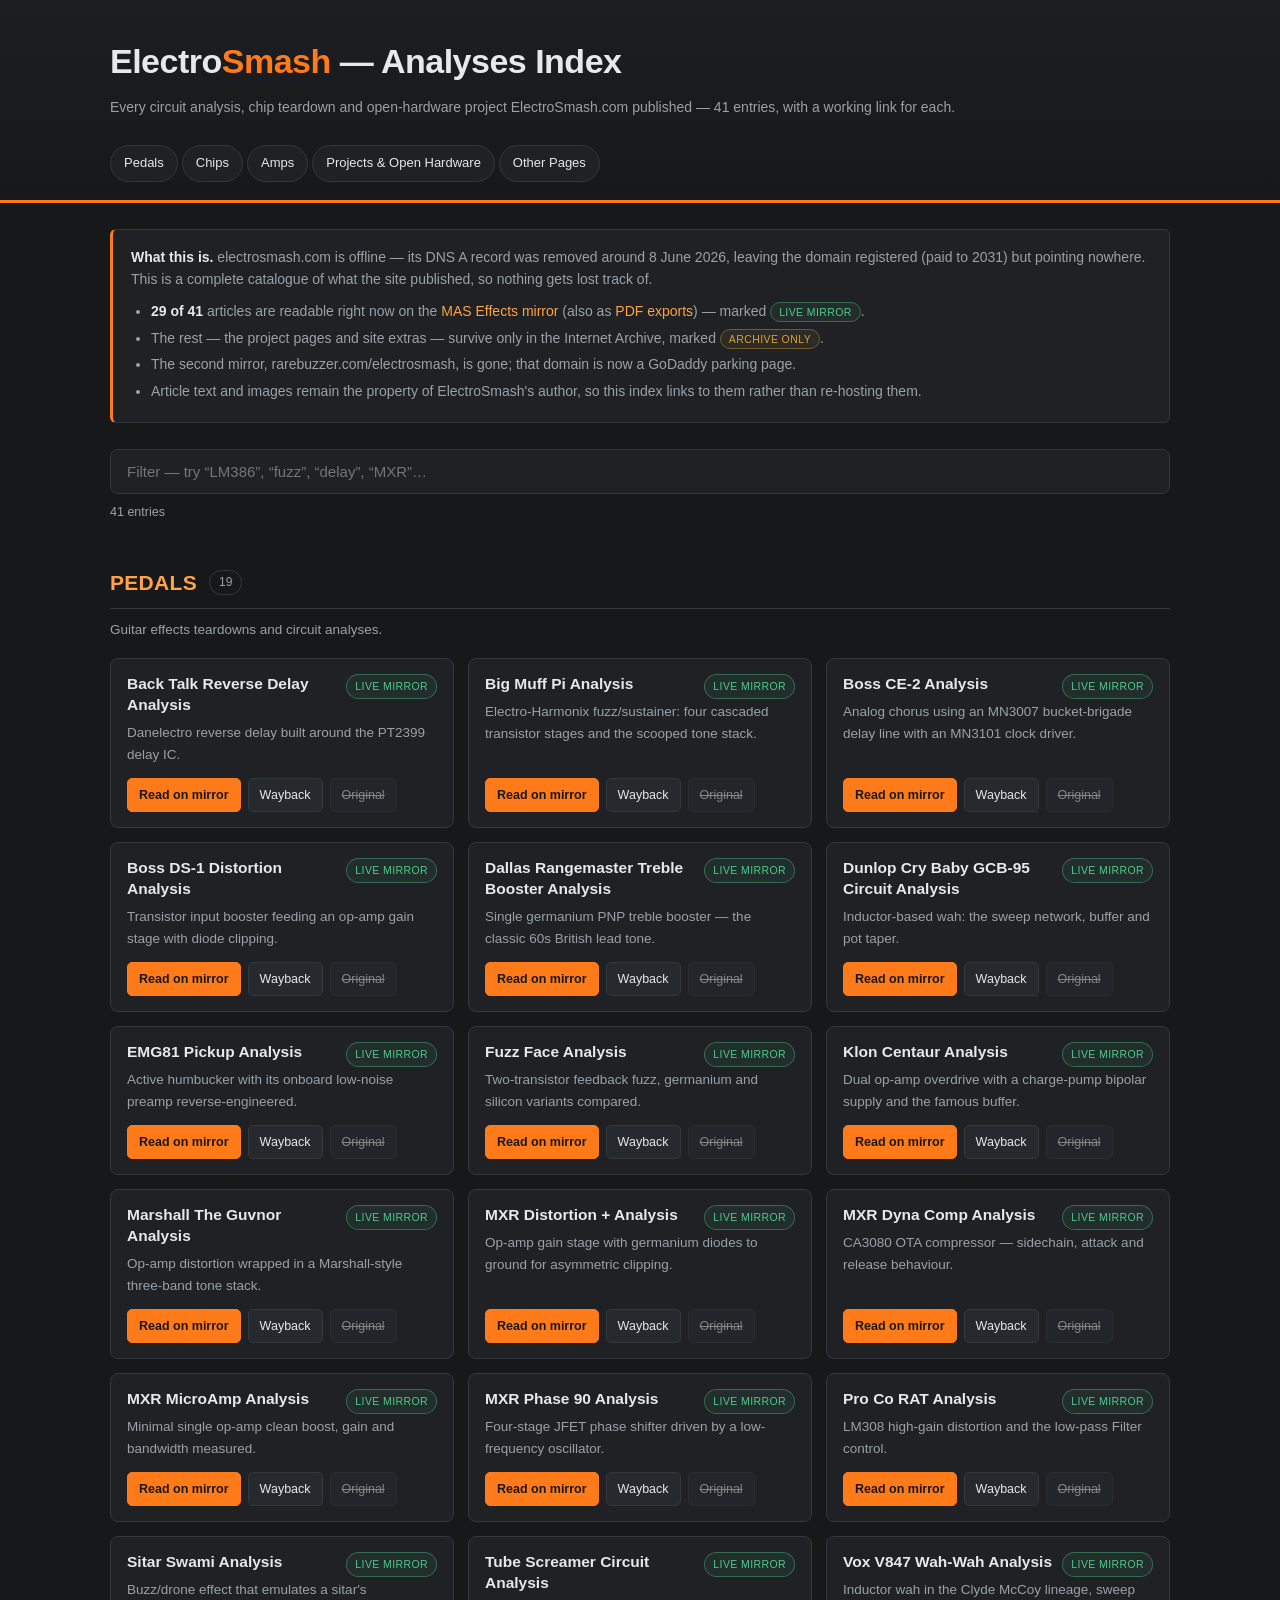
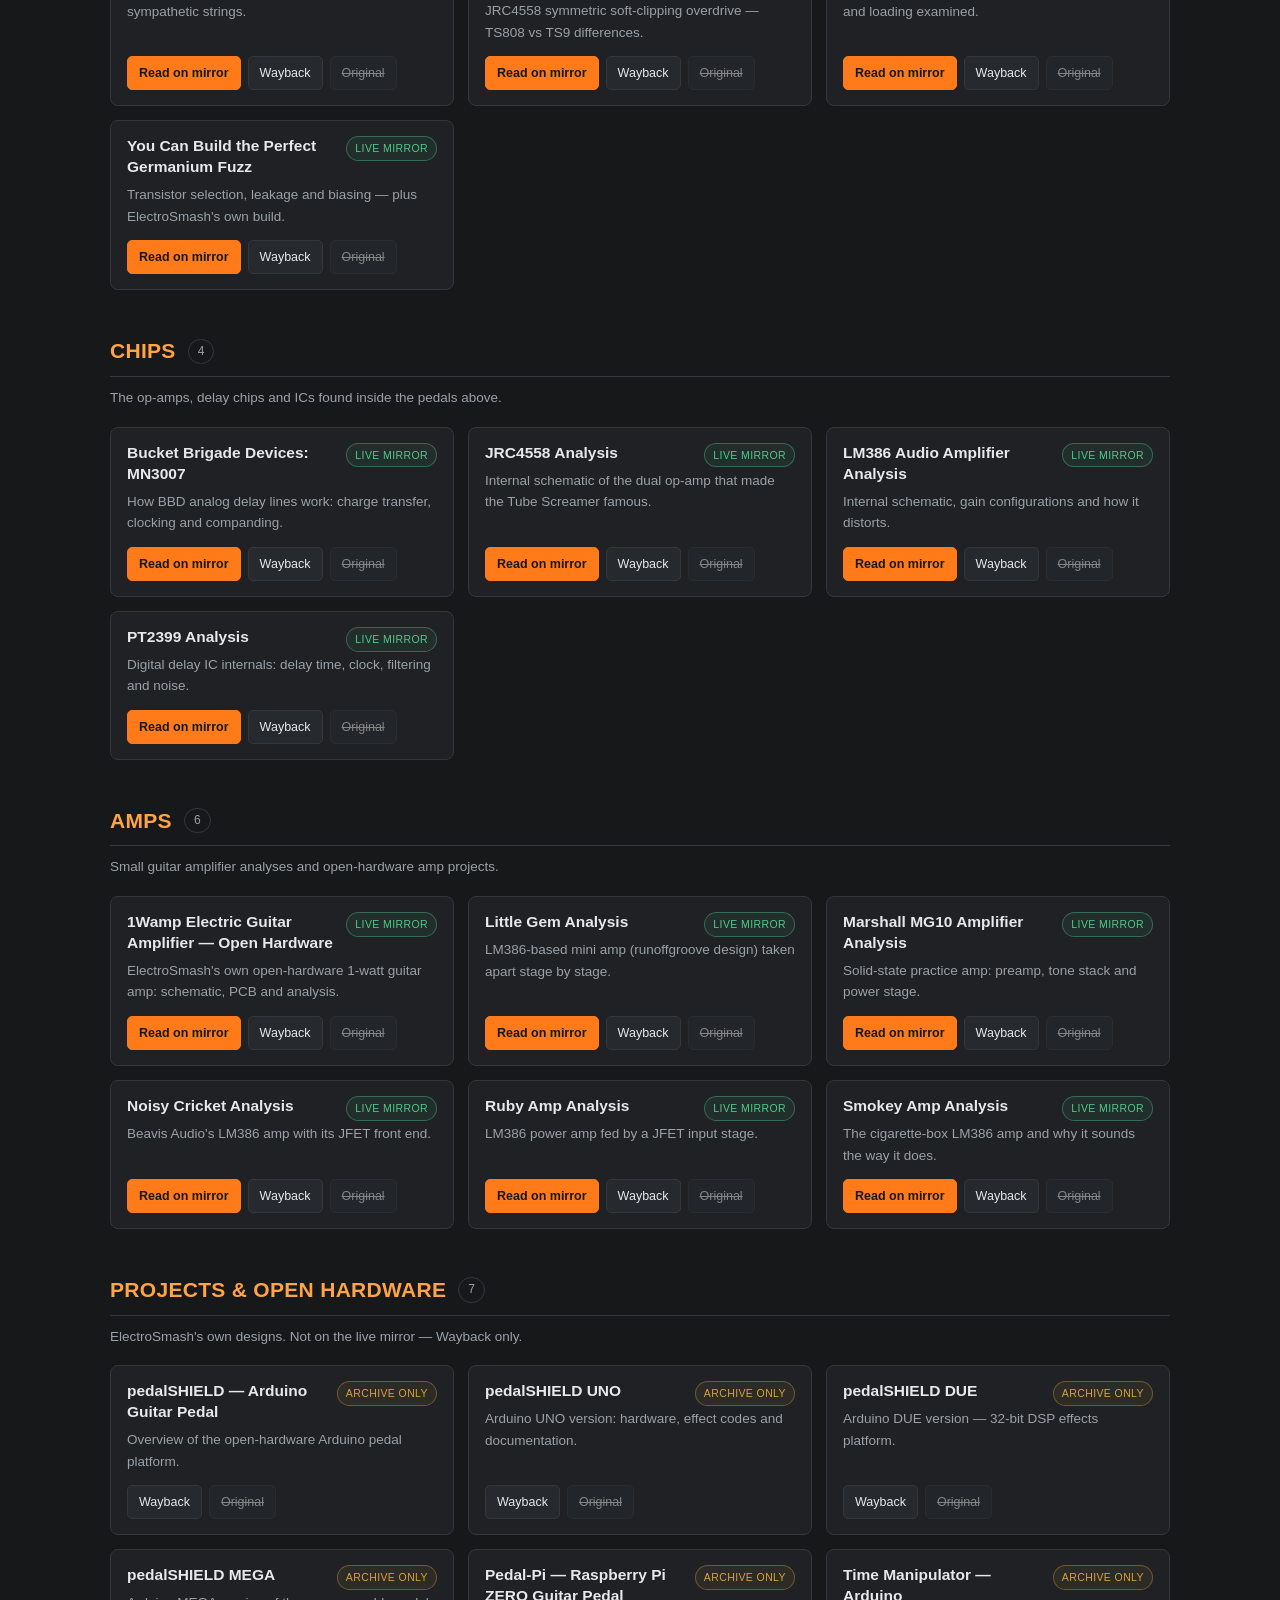
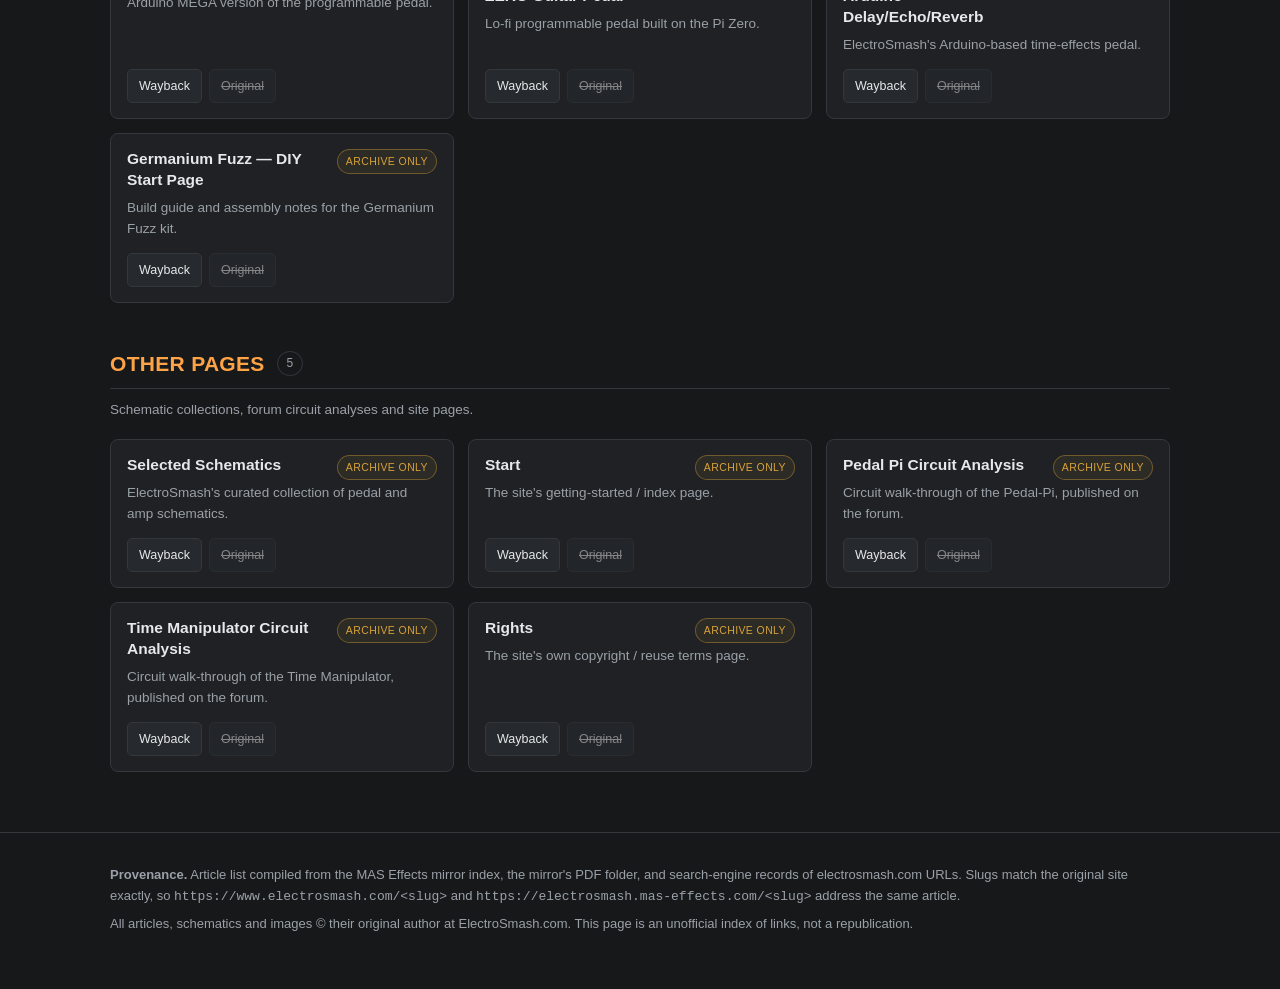
<file: electrosmash/index.html>
<!DOCTYPE html>
<html lang="en">
<head>
<meta charset="utf-8">
<meta name="viewport" content="width=device-width,initial-scale=1">
<title>ElectroSmash Analyses — Complete Index</title>
<style>
  :root {
    --bg:#17181a; --panel:#1f2124; --panel2:#262a2e; --line:#33383d;
    --ink:#e6e8ea; --dim:#9aa1a8; --accent:#ff7a18; --accent2:#ffa347;
    --ok:#4ec98a; --warn:#d8a13a;
  }
  * { box-sizing:border-box }
  body { margin:0; background:var(--bg); color:var(--ink);
    font:15px/1.6 -apple-system,BlinkMacSystemFont,"Segoe UI",Roboto,Helvetica,Arial,sans-serif; }
  a { color:var(--accent2); text-decoration:none }
  a:hover { text-decoration:underline }
  header { border-bottom:3px solid var(--accent); background:linear-gradient(180deg,#1c1e21,#17181a); }
  .wrap { max-width:1100px; margin:0 auto; padding:0 20px }
  .brand { padding:34px 0 26px }
  .brand h1 { margin:0; font-size:34px; letter-spacing:-.5px; font-weight:800 }
  .brand h1 span { color:var(--accent) }
  .brand .tag { color:var(--dim); margin:8px 0 0; font-size:14px }
  nav { display:flex; flex-wrap:wrap; gap:4px; padding-bottom:18px }
  nav a { padding:7px 13px; border:1px solid var(--line); border-radius:999px;
    color:var(--ink); font-size:13px; background:var(--panel) }
  nav a:hover { border-color:var(--accent); color:var(--accent2); text-decoration:none }
  .notice { background:var(--panel); border:1px solid var(--line); border-left:3px solid var(--accent);
    border-radius:6px; padding:16px 18px; margin:26px 0; font-size:14px; color:var(--dim) }
  .notice strong { color:var(--ink) }
  .notice ul { margin:10px 0 0; padding-left:20px }
  .notice li { margin:4px 0 }
  .searchbar { margin:22px 0 6px }
  .searchbar input { width:100%; padding:13px 16px; border-radius:8px; border:1px solid var(--line);
    background:var(--panel); color:var(--ink); font-size:15px }
  .searchbar input:focus { outline:none; border-color:var(--accent) }
  .hint { color:var(--dim); font-size:12.5px; margin:8px 0 0 }
  section { margin:44px 0 }
  .sec-head { display:flex; align-items:center; gap:12px; border-bottom:1px solid var(--line); padding-bottom:8px }
  .sec-head h2 { margin:0; font-size:21px; letter-spacing:.3px; text-transform:uppercase; color:var(--accent2) }
  .count { font-size:12px; color:var(--dim); border:1px solid var(--line); border-radius:999px; padding:2px 9px }
  .sec-desc { color:var(--dim); font-size:13.5px; margin:10px 0 18px }
  .grid { display:grid; grid-template-columns:repeat(auto-fill,minmax(310px,1fr)); gap:14px }
  .card { background:var(--panel); border:1px solid var(--line); border-radius:8px; padding:15px 16px;
    display:flex; flex-direction:column; transition:border-color .15s,transform .15s }
  .card:hover { border-color:var(--accent); transform:translateY(-2px) }
  .card-top { display:flex; justify-content:space-between; align-items:flex-start; gap:10px }
  .card h3 { margin:0 0 6px; font-size:15.5px; line-height:1.35 }
  .card p { margin:0 0 13px; color:var(--dim); font-size:13.5px; flex:1 }
  .pill { font-size:10.5px; text-transform:uppercase; letter-spacing:.4px; padding:3px 8px;
    border-radius:999px; white-space:nowrap; flex:none }
  .pill-ok { color:var(--ok); border:1px solid rgba(78,201,138,.4); background:rgba(78,201,138,.08) }
  .pill-warn { color:var(--warn); border:1px solid rgba(216,161,58,.4); background:rgba(216,161,58,.08) }
  .links { display:flex; flex-wrap:wrap; gap:7px }
  .btn { font-size:12.5px; padding:6px 11px; border-radius:5px; border:1px solid var(--line);
    background:var(--panel2); color:var(--ink) }
  .btn:hover { text-decoration:none; border-color:var(--accent); color:var(--accent2) }
  .btn-live { background:var(--accent); border-color:var(--accent); color:#17181a; font-weight:700 }
  .btn-live:hover { color:#17181a; background:var(--accent2); border-color:var(--accent2) }
  .btn-dead { opacity:.5; text-decoration:line-through }
  .empty { color:var(--dim); padding:20px 0 }
  footer { border-top:1px solid var(--line); margin-top:60px; padding:26px 0 50px;
    color:var(--dim); font-size:13px }
  footer p { margin:6px 0 }
  @media (max-width:600px) { .brand h1 { font-size:26px } }
</style>
</head>
<body>
<header>
  <div class="wrap">
    <div class="brand">
      <h1>Electro<span>Smash</span> — Analyses Index</h1>
      <p class="tag">Every circuit analysis, chip teardown and open-hardware project ElectroSmash.com published — 41 entries, with a working link for each.</p>
    </div>
    <nav><a href="#pedals">Pedals</a><a href="#chips">Chips</a><a href="#amps">Amps</a><a href="#projects">Projects &amp; Open Hardware</a><a href="#extras">Other Pages</a></nav>
  </div>
</header>
<div class="wrap">

  <div class="notice">
    <strong>What this is.</strong> electrosmash.com is offline — its DNS A record was removed around 8 June 2026, leaving the domain registered (paid to 2031) but pointing nowhere. This is a complete catalogue of what the site published, so nothing gets lost track of.
    <ul>
      <li><strong>29 of 41</strong> articles are readable right now on the <a href="https://electrosmash.mas-effects.com" target="_blank" rel="noopener">MAS Effects mirror</a> (also as <a href="https://electrosmash.mas-effects.com/pdf/" target="_blank" rel="noopener">PDF exports</a>) — marked <span class="pill pill-ok">live mirror</span>.</li>
      <li>The rest — the project pages and site extras — survive only in the Internet Archive, marked <span class="pill pill-warn">archive only</span>.</li>
      <li>The second mirror, rarebuzzer.com/electrosmash, is gone; that domain is now a GoDaddy parking page.</li>
      <li>Article text and images remain the property of ElectroSmash's author, so this index links to them rather than re-hosting them.</li>
    </ul>
  </div>

  <div class="searchbar">
    <input id="q" type="search" placeholder="Filter — try &ldquo;LM386&rdquo;, &ldquo;fuzz&rdquo;, &ldquo;delay&rdquo;, &ldquo;MXR&rdquo;&hellip;" autocomplete="off">
    <p class="hint" id="hint">41 entries</p>
  </div>

    <section id="pedals">
      <div class="sec-head"><h2>Pedals</h2><span class="count">19</span></div>
      <p class="sec-desc">Guitar effects teardowns and circuit analyses.</p>
      <div class="grid">
      <article class="card" data-t="back talk reverse delay analysis danelectro reverse delay built around the pt2399 delay ic.">
        <div class="card-top"><h3>Back Talk Reverse Delay Analysis</h3><span class="pill pill-ok">live mirror</span></div>
        <p>Danelectro reverse delay built around the PT2399 delay IC.</p>
        <div class="links"><a class="btn btn-live" href="https://electrosmash.mas-effects.com/back-talk-analysis" target="_blank" rel="noopener">Read on mirror</a><a class="btn" href="https://web.archive.org/web/2022/https://www.electrosmash.com/back-talk-analysis" target="_blank" rel="noopener">Wayback</a><a class="btn btn-dead" href="https://www.electrosmash.com/back-talk-analysis" target="_blank" rel="noopener" title="Original URL — currently offline">Original</a></div>
      </article>
      <article class="card" data-t="big muff pi analysis electro-harmonix fuzz/sustainer: four cascaded transistor stages and the scooped tone stack.">
        <div class="card-top"><h3>Big Muff Pi Analysis</h3><span class="pill pill-ok">live mirror</span></div>
        <p>Electro-Harmonix fuzz/sustainer: four cascaded transistor stages and the scooped tone stack.</p>
        <div class="links"><a class="btn btn-live" href="https://electrosmash.mas-effects.com/big-muff-pi-analysis" target="_blank" rel="noopener">Read on mirror</a><a class="btn" href="https://web.archive.org/web/2022/https://www.electrosmash.com/big-muff-pi-analysis" target="_blank" rel="noopener">Wayback</a><a class="btn btn-dead" href="https://www.electrosmash.com/big-muff-pi-analysis" target="_blank" rel="noopener" title="Original URL — currently offline">Original</a></div>
      </article>
      <article class="card" data-t="boss ce-2 analysis analog chorus using an mn3007 bucket-brigade delay line with an mn3101 clock driver.">
        <div class="card-top"><h3>Boss CE-2 Analysis</h3><span class="pill pill-ok">live mirror</span></div>
        <p>Analog chorus using an MN3007 bucket-brigade delay line with an MN3101 clock driver.</p>
        <div class="links"><a class="btn btn-live" href="https://electrosmash.mas-effects.com/boss-ce-2-analysis" target="_blank" rel="noopener">Read on mirror</a><a class="btn" href="https://web.archive.org/web/2022/https://www.electrosmash.com/boss-ce-2-analysis" target="_blank" rel="noopener">Wayback</a><a class="btn btn-dead" href="https://www.electrosmash.com/boss-ce-2-analysis" target="_blank" rel="noopener" title="Original URL — currently offline">Original</a></div>
      </article>
      <article class="card" data-t="boss ds-1 distortion analysis transistor input booster feeding an op-amp gain stage with diode clipping.">
        <div class="card-top"><h3>Boss DS-1 Distortion Analysis</h3><span class="pill pill-ok">live mirror</span></div>
        <p>Transistor input booster feeding an op-amp gain stage with diode clipping.</p>
        <div class="links"><a class="btn btn-live" href="https://electrosmash.mas-effects.com/boss-ds1-analysis" target="_blank" rel="noopener">Read on mirror</a><a class="btn" href="https://web.archive.org/web/2022/https://www.electrosmash.com/boss-ds1-analysis" target="_blank" rel="noopener">Wayback</a><a class="btn btn-dead" href="https://www.electrosmash.com/boss-ds1-analysis" target="_blank" rel="noopener" title="Original URL — currently offline">Original</a></div>
      </article>
      <article class="card" data-t="dallas rangemaster treble booster analysis single germanium pnp treble booster — the classic 60s british lead tone.">
        <div class="card-top"><h3>Dallas Rangemaster Treble Booster Analysis</h3><span class="pill pill-ok">live mirror</span></div>
        <p>Single germanium PNP treble booster — the classic 60s British lead tone.</p>
        <div class="links"><a class="btn btn-live" href="https://electrosmash.mas-effects.com/dallas-rangemaster" target="_blank" rel="noopener">Read on mirror</a><a class="btn" href="https://web.archive.org/web/2022/https://www.electrosmash.com/dallas-rangemaster" target="_blank" rel="noopener">Wayback</a><a class="btn btn-dead" href="https://www.electrosmash.com/dallas-rangemaster" target="_blank" rel="noopener" title="Original URL — currently offline">Original</a></div>
      </article>
      <article class="card" data-t="dunlop cry baby gcb-95 circuit analysis inductor-based wah: the sweep network, buffer and pot taper.">
        <div class="card-top"><h3>Dunlop Cry Baby GCB-95 Circuit Analysis</h3><span class="pill pill-ok">live mirror</span></div>
        <p>Inductor-based wah: the sweep network, buffer and pot taper.</p>
        <div class="links"><a class="btn btn-live" href="https://electrosmash.mas-effects.com/crybaby-gcb-95" target="_blank" rel="noopener">Read on mirror</a><a class="btn" href="https://web.archive.org/web/2022/https://www.electrosmash.com/crybaby-gcb-95" target="_blank" rel="noopener">Wayback</a><a class="btn btn-dead" href="https://www.electrosmash.com/crybaby-gcb-95" target="_blank" rel="noopener" title="Original URL — currently offline">Original</a></div>
      </article>
      <article class="card" data-t="emg81 pickup analysis active humbucker with its onboard low-noise preamp reverse-engineered.">
        <div class="card-top"><h3>EMG81 Pickup Analysis</h3><span class="pill pill-ok">live mirror</span></div>
        <p>Active humbucker with its onboard low-noise preamp reverse-engineered.</p>
        <div class="links"><a class="btn btn-live" href="https://electrosmash.mas-effects.com/emg81" target="_blank" rel="noopener">Read on mirror</a><a class="btn" href="https://web.archive.org/web/2022/https://www.electrosmash.com/emg81" target="_blank" rel="noopener">Wayback</a><a class="btn btn-dead" href="https://www.electrosmash.com/emg81" target="_blank" rel="noopener" title="Original URL — currently offline">Original</a></div>
      </article>
      <article class="card" data-t="fuzz face analysis two-transistor feedback fuzz, germanium and silicon variants compared.">
        <div class="card-top"><h3>Fuzz Face Analysis</h3><span class="pill pill-ok">live mirror</span></div>
        <p>Two-transistor feedback fuzz, germanium and silicon variants compared.</p>
        <div class="links"><a class="btn btn-live" href="https://electrosmash.mas-effects.com/fuzz-face" target="_blank" rel="noopener">Read on mirror</a><a class="btn" href="https://web.archive.org/web/2022/https://www.electrosmash.com/fuzz-face" target="_blank" rel="noopener">Wayback</a><a class="btn btn-dead" href="https://www.electrosmash.com/fuzz-face" target="_blank" rel="noopener" title="Original URL — currently offline">Original</a></div>
      </article>
      <article class="card" data-t="klon centaur analysis dual op-amp overdrive with a charge-pump bipolar supply and the famous buffer.">
        <div class="card-top"><h3>Klon Centaur Analysis</h3><span class="pill pill-ok">live mirror</span></div>
        <p>Dual op-amp overdrive with a charge-pump bipolar supply and the famous buffer.</p>
        <div class="links"><a class="btn btn-live" href="https://electrosmash.mas-effects.com/klon-centaur-analysis" target="_blank" rel="noopener">Read on mirror</a><a class="btn" href="https://web.archive.org/web/2022/https://www.electrosmash.com/klon-centaur-analysis" target="_blank" rel="noopener">Wayback</a><a class="btn btn-dead" href="https://www.electrosmash.com/klon-centaur-analysis" target="_blank" rel="noopener" title="Original URL — currently offline">Original</a></div>
      </article>
      <article class="card" data-t="marshall the guvnor analysis op-amp distortion wrapped in a marshall-style three-band tone stack.">
        <div class="card-top"><h3>Marshall The Guvnor Analysis</h3><span class="pill pill-ok">live mirror</span></div>
        <p>Op-amp distortion wrapped in a Marshall-style three-band tone stack.</p>
        <div class="links"><a class="btn btn-live" href="https://electrosmash.mas-effects.com/marshall-guvnor-analysis" target="_blank" rel="noopener">Read on mirror</a><a class="btn" href="https://web.archive.org/web/2022/https://www.electrosmash.com/marshall-guvnor-analysis" target="_blank" rel="noopener">Wayback</a><a class="btn btn-dead" href="https://www.electrosmash.com/marshall-guvnor-analysis" target="_blank" rel="noopener" title="Original URL — currently offline">Original</a></div>
      </article>
      <article class="card" data-t="mxr distortion + analysis op-amp gain stage with germanium diodes to ground for asymmetric clipping.">
        <div class="card-top"><h3>MXR Distortion + Analysis</h3><span class="pill pill-ok">live mirror</span></div>
        <p>Op-amp gain stage with germanium diodes to ground for asymmetric clipping.</p>
        <div class="links"><a class="btn btn-live" href="https://electrosmash.mas-effects.com/mxr-distortion-plus-analysis" target="_blank" rel="noopener">Read on mirror</a><a class="btn" href="https://web.archive.org/web/2022/https://www.electrosmash.com/mxr-distortion-plus-analysis" target="_blank" rel="noopener">Wayback</a><a class="btn btn-dead" href="https://www.electrosmash.com/mxr-distortion-plus-analysis" target="_blank" rel="noopener" title="Original URL — currently offline">Original</a></div>
      </article>
      <article class="card" data-t="mxr dyna comp analysis ca3080 ota compressor — sidechain, attack and release behaviour.">
        <div class="card-top"><h3>MXR Dyna Comp Analysis</h3><span class="pill pill-ok">live mirror</span></div>
        <p>CA3080 OTA compressor — sidechain, attack and release behaviour.</p>
        <div class="links"><a class="btn btn-live" href="https://electrosmash.mas-effects.com/mxr-dyna-comp-analysis" target="_blank" rel="noopener">Read on mirror</a><a class="btn" href="https://web.archive.org/web/2022/https://www.electrosmash.com/mxr-dyna-comp-analysis" target="_blank" rel="noopener">Wayback</a><a class="btn btn-dead" href="https://www.electrosmash.com/mxr-dyna-comp-analysis" target="_blank" rel="noopener" title="Original URL — currently offline">Original</a></div>
      </article>
      <article class="card" data-t="mxr microamp analysis minimal single op-amp clean boost, gain and bandwidth measured.">
        <div class="card-top"><h3>MXR MicroAmp Analysis</h3><span class="pill pill-ok">live mirror</span></div>
        <p>Minimal single op-amp clean boost, gain and bandwidth measured.</p>
        <div class="links"><a class="btn btn-live" href="https://electrosmash.mas-effects.com/mxr-microamp" target="_blank" rel="noopener">Read on mirror</a><a class="btn" href="https://web.archive.org/web/2022/https://www.electrosmash.com/mxr-microamp" target="_blank" rel="noopener">Wayback</a><a class="btn btn-dead" href="https://www.electrosmash.com/mxr-microamp" target="_blank" rel="noopener" title="Original URL — currently offline">Original</a></div>
      </article>
      <article class="card" data-t="mxr phase 90 analysis four-stage jfet phase shifter driven by a low-frequency oscillator.">
        <div class="card-top"><h3>MXR Phase 90 Analysis</h3><span class="pill pill-ok">live mirror</span></div>
        <p>Four-stage JFET phase shifter driven by a low-frequency oscillator.</p>
        <div class="links"><a class="btn btn-live" href="https://electrosmash.mas-effects.com/mxr-phase90" target="_blank" rel="noopener">Read on mirror</a><a class="btn" href="https://web.archive.org/web/2022/https://www.electrosmash.com/mxr-phase90" target="_blank" rel="noopener">Wayback</a><a class="btn btn-dead" href="https://www.electrosmash.com/mxr-phase90" target="_blank" rel="noopener" title="Original URL — currently offline">Original</a></div>
      </article>
      <article class="card" data-t="pro co rat analysis lm308 high-gain distortion and the low-pass filter control.">
        <div class="card-top"><h3>Pro Co RAT Analysis</h3><span class="pill pill-ok">live mirror</span></div>
        <p>LM308 high-gain distortion and the low-pass Filter control.</p>
        <div class="links"><a class="btn btn-live" href="https://electrosmash.mas-effects.com/proco-rat" target="_blank" rel="noopener">Read on mirror</a><a class="btn" href="https://web.archive.org/web/2022/https://www.electrosmash.com/proco-rat" target="_blank" rel="noopener">Wayback</a><a class="btn btn-dead" href="https://www.electrosmash.com/proco-rat" target="_blank" rel="noopener" title="Original URL — currently offline">Original</a></div>
      </article>
      <article class="card" data-t="sitar swami analysis buzz/drone effect that emulates a sitar&#x27;s sympathetic strings.">
        <div class="card-top"><h3>Sitar Swami Analysis</h3><span class="pill pill-ok">live mirror</span></div>
        <p>Buzz/drone effect that emulates a sitar&#x27;s sympathetic strings.</p>
        <div class="links"><a class="btn btn-live" href="https://electrosmash.mas-effects.com/sitar-swami-analysis" target="_blank" rel="noopener">Read on mirror</a><a class="btn" href="https://web.archive.org/web/2022/https://www.electrosmash.com/sitar-swami-analysis" target="_blank" rel="noopener">Wayback</a><a class="btn btn-dead" href="https://www.electrosmash.com/sitar-swami-analysis" target="_blank" rel="noopener" title="Original URL — currently offline">Original</a></div>
      </article>
      <article class="card" data-t="tube screamer circuit analysis jrc4558 symmetric soft-clipping overdrive — ts808 vs ts9 differences.">
        <div class="card-top"><h3>Tube Screamer Circuit Analysis</h3><span class="pill pill-ok">live mirror</span></div>
        <p>JRC4558 symmetric soft-clipping overdrive — TS808 vs TS9 differences.</p>
        <div class="links"><a class="btn btn-live" href="https://electrosmash.mas-effects.com/tube-screamer-analysis" target="_blank" rel="noopener">Read on mirror</a><a class="btn" href="https://web.archive.org/web/2022/https://www.electrosmash.com/tube-screamer-analysis" target="_blank" rel="noopener">Wayback</a><a class="btn btn-dead" href="https://www.electrosmash.com/tube-screamer-analysis" target="_blank" rel="noopener" title="Original URL — currently offline">Original</a></div>
      </article>
      <article class="card" data-t="vox v847 wah-wah analysis inductor wah in the clyde mccoy lineage, sweep and loading examined.">
        <div class="card-top"><h3>Vox V847 Wah-Wah Analysis</h3><span class="pill pill-ok">live mirror</span></div>
        <p>Inductor wah in the Clyde McCoy lineage, sweep and loading examined.</p>
        <div class="links"><a class="btn btn-live" href="https://electrosmash.mas-effects.com/vox-v847-analysis" target="_blank" rel="noopener">Read on mirror</a><a class="btn" href="https://web.archive.org/web/2022/https://www.electrosmash.com/vox-v847-analysis" target="_blank" rel="noopener">Wayback</a><a class="btn btn-dead" href="https://www.electrosmash.com/vox-v847-analysis" target="_blank" rel="noopener" title="Original URL — currently offline">Original</a></div>
      </article>
      <article class="card" data-t="you can build the perfect germanium fuzz transistor selection, leakage and biasing — plus electrosmash&#x27;s own build.">
        <div class="card-top"><h3>You Can Build the Perfect Germanium Fuzz</h3><span class="pill pill-ok">live mirror</span></div>
        <p>Transistor selection, leakage and biasing — plus ElectroSmash&#x27;s own build.</p>
        <div class="links"><a class="btn btn-live" href="https://electrosmash.mas-effects.com/germanium-fuzz" target="_blank" rel="noopener">Read on mirror</a><a class="btn" href="https://web.archive.org/web/2022/https://www.electrosmash.com/germanium-fuzz" target="_blank" rel="noopener">Wayback</a><a class="btn btn-dead" href="https://www.electrosmash.com/germanium-fuzz" target="_blank" rel="noopener" title="Original URL — currently offline">Original</a></div>
      </article>
      </div>
    </section>
    <section id="chips">
      <div class="sec-head"><h2>Chips</h2><span class="count">4</span></div>
      <p class="sec-desc">The op-amps, delay chips and ICs found inside the pedals above.</p>
      <div class="grid">
      <article class="card" data-t="bucket brigade devices: mn3007 how bbd analog delay lines work: charge transfer, clocking and companding.">
        <div class="card-top"><h3>Bucket Brigade Devices: MN3007</h3><span class="pill pill-ok">live mirror</span></div>
        <p>How BBD analog delay lines work: charge transfer, clocking and companding.</p>
        <div class="links"><a class="btn btn-live" href="https://electrosmash.mas-effects.com/mn3007-bucket-brigade-devices" target="_blank" rel="noopener">Read on mirror</a><a class="btn" href="https://web.archive.org/web/2022/https://www.electrosmash.com/mn3007-bucket-brigade-devices" target="_blank" rel="noopener">Wayback</a><a class="btn btn-dead" href="https://www.electrosmash.com/mn3007-bucket-brigade-devices" target="_blank" rel="noopener" title="Original URL — currently offline">Original</a></div>
      </article>
      <article class="card" data-t="jrc4558 analysis internal schematic of the dual op-amp that made the tube screamer famous.">
        <div class="card-top"><h3>JRC4558 Analysis</h3><span class="pill pill-ok">live mirror</span></div>
        <p>Internal schematic of the dual op-amp that made the Tube Screamer famous.</p>
        <div class="links"><a class="btn btn-live" href="https://electrosmash.mas-effects.com/jrc4558-analysis" target="_blank" rel="noopener">Read on mirror</a><a class="btn" href="https://web.archive.org/web/2022/https://www.electrosmash.com/jrc4558-analysis" target="_blank" rel="noopener">Wayback</a><a class="btn btn-dead" href="https://www.electrosmash.com/jrc4558-analysis" target="_blank" rel="noopener" title="Original URL — currently offline">Original</a></div>
      </article>
      <article class="card" data-t="lm386 audio amplifier analysis internal schematic, gain configurations and how it distorts.">
        <div class="card-top"><h3>LM386 Audio Amplifier Analysis</h3><span class="pill pill-ok">live mirror</span></div>
        <p>Internal schematic, gain configurations and how it distorts.</p>
        <div class="links"><a class="btn btn-live" href="https://electrosmash.mas-effects.com/lm386-analysis" target="_blank" rel="noopener">Read on mirror</a><a class="btn" href="https://web.archive.org/web/2022/https://www.electrosmash.com/lm386-analysis" target="_blank" rel="noopener">Wayback</a><a class="btn btn-dead" href="https://www.electrosmash.com/lm386-analysis" target="_blank" rel="noopener" title="Original URL — currently offline">Original</a></div>
      </article>
      <article class="card" data-t="pt2399 analysis digital delay ic internals: delay time, clock, filtering and noise.">
        <div class="card-top"><h3>PT2399 Analysis</h3><span class="pill pill-ok">live mirror</span></div>
        <p>Digital delay IC internals: delay time, clock, filtering and noise.</p>
        <div class="links"><a class="btn btn-live" href="https://electrosmash.mas-effects.com/pt2399-analysis" target="_blank" rel="noopener">Read on mirror</a><a class="btn" href="https://web.archive.org/web/2022/https://www.electrosmash.com/pt2399-analysis" target="_blank" rel="noopener">Wayback</a><a class="btn btn-dead" href="https://www.electrosmash.com/pt2399-analysis" target="_blank" rel="noopener" title="Original URL — currently offline">Original</a></div>
      </article>
      </div>
    </section>
    <section id="amps">
      <div class="sec-head"><h2>Amps</h2><span class="count">6</span></div>
      <p class="sec-desc">Small guitar amplifier analyses and open-hardware amp projects.</p>
      <div class="grid">
      <article class="card" data-t="1wamp electric guitar amplifier — open hardware electrosmash&#x27;s own open-hardware 1-watt guitar amp: schematic, pcb and analysis.">
        <div class="card-top"><h3>1Wamp Electric Guitar Amplifier — Open Hardware</h3><span class="pill pill-ok">live mirror</span></div>
        <p>ElectroSmash&#x27;s own open-hardware 1-watt guitar amp: schematic, PCB and analysis.</p>
        <div class="links"><a class="btn btn-live" href="https://electrosmash.mas-effects.com/1wamp" target="_blank" rel="noopener">Read on mirror</a><a class="btn" href="https://web.archive.org/web/2022/https://www.electrosmash.com/1wamp" target="_blank" rel="noopener">Wayback</a><a class="btn btn-dead" href="https://www.electrosmash.com/1wamp" target="_blank" rel="noopener" title="Original URL — currently offline">Original</a></div>
      </article>
      <article class="card" data-t="little gem analysis lm386-based mini amp (runoffgroove design) taken apart stage by stage.">
        <div class="card-top"><h3>Little Gem Analysis</h3><span class="pill pill-ok">live mirror</span></div>
        <p>LM386-based mini amp (runoffgroove design) taken apart stage by stage.</p>
        <div class="links"><a class="btn btn-live" href="https://electrosmash.mas-effects.com/little-gem-analysis" target="_blank" rel="noopener">Read on mirror</a><a class="btn" href="https://web.archive.org/web/2022/https://www.electrosmash.com/little-gem-analysis" target="_blank" rel="noopener">Wayback</a><a class="btn btn-dead" href="https://www.electrosmash.com/little-gem-analysis" target="_blank" rel="noopener" title="Original URL — currently offline">Original</a></div>
      </article>
      <article class="card" data-t="marshall mg10 amplifier analysis solid-state practice amp: preamp, tone stack and power stage.">
        <div class="card-top"><h3>Marshall MG10 Amplifier Analysis</h3><span class="pill pill-ok">live mirror</span></div>
        <p>Solid-state practice amp: preamp, tone stack and power stage.</p>
        <div class="links"><a class="btn btn-live" href="https://electrosmash.mas-effects.com/marshall-mg10" target="_blank" rel="noopener">Read on mirror</a><a class="btn" href="https://web.archive.org/web/2022/https://www.electrosmash.com/marshall-mg10" target="_blank" rel="noopener">Wayback</a><a class="btn btn-dead" href="https://www.electrosmash.com/marshall-mg10" target="_blank" rel="noopener" title="Original URL — currently offline">Original</a></div>
      </article>
      <article class="card" data-t="noisy cricket analysis beavis audio&#x27;s lm386 amp with its jfet front end.">
        <div class="card-top"><h3>Noisy Cricket Analysis</h3><span class="pill pill-ok">live mirror</span></div>
        <p>Beavis Audio&#x27;s LM386 amp with its JFET front end.</p>
        <div class="links"><a class="btn btn-live" href="https://electrosmash.mas-effects.com/noisy-cricket-analysis" target="_blank" rel="noopener">Read on mirror</a><a class="btn" href="https://web.archive.org/web/2022/https://www.electrosmash.com/noisy-cricket-analysis" target="_blank" rel="noopener">Wayback</a><a class="btn btn-dead" href="https://www.electrosmash.com/noisy-cricket-analysis" target="_blank" rel="noopener" title="Original URL — currently offline">Original</a></div>
      </article>
      <article class="card" data-t="ruby amp analysis lm386 power amp fed by a jfet input stage.">
        <div class="card-top"><h3>Ruby Amp Analysis</h3><span class="pill pill-ok">live mirror</span></div>
        <p>LM386 power amp fed by a JFET input stage.</p>
        <div class="links"><a class="btn btn-live" href="https://electrosmash.mas-effects.com/ruby-amp-analysis" target="_blank" rel="noopener">Read on mirror</a><a class="btn" href="https://web.archive.org/web/2022/https://www.electrosmash.com/ruby-amp-analysis" target="_blank" rel="noopener">Wayback</a><a class="btn btn-dead" href="https://www.electrosmash.com/ruby-amp-analysis" target="_blank" rel="noopener" title="Original URL — currently offline">Original</a></div>
      </article>
      <article class="card" data-t="smokey amp analysis the cigarette-box lm386 amp and why it sounds the way it does.">
        <div class="card-top"><h3>Smokey Amp Analysis</h3><span class="pill pill-ok">live mirror</span></div>
        <p>The cigarette-box LM386 amp and why it sounds the way it does.</p>
        <div class="links"><a class="btn btn-live" href="https://electrosmash.mas-effects.com/smokey-amp-analysis" target="_blank" rel="noopener">Read on mirror</a><a class="btn" href="https://web.archive.org/web/2022/https://www.electrosmash.com/smokey-amp-analysis" target="_blank" rel="noopener">Wayback</a><a class="btn btn-dead" href="https://www.electrosmash.com/smokey-amp-analysis" target="_blank" rel="noopener" title="Original URL — currently offline">Original</a></div>
      </article>
      </div>
    </section>
    <section id="projects">
      <div class="sec-head"><h2>Projects &amp; Open Hardware</h2><span class="count">7</span></div>
      <p class="sec-desc">ElectroSmash&#x27;s own designs. Not on the live mirror — Wayback only.</p>
      <div class="grid">
      <article class="card" data-t="pedalshield — arduino guitar pedal overview of the open-hardware arduino pedal platform.">
        <div class="card-top"><h3>pedalSHIELD — Arduino Guitar Pedal</h3><span class="pill pill-warn">archive only</span></div>
        <p>Overview of the open-hardware Arduino pedal platform.</p>
        <div class="links"><a class="btn" href="https://web.archive.org/web/2022/https://www.electrosmash.com/pedalshield" target="_blank" rel="noopener">Wayback</a><a class="btn btn-dead" href="https://www.electrosmash.com/pedalshield" target="_blank" rel="noopener" title="Original URL — currently offline">Original</a></div>
      </article>
      <article class="card" data-t="pedalshield uno arduino uno version: hardware, effect codes and documentation.">
        <div class="card-top"><h3>pedalSHIELD UNO</h3><span class="pill pill-warn">archive only</span></div>
        <p>Arduino UNO version: hardware, effect codes and documentation.</p>
        <div class="links"><a class="btn" href="https://web.archive.org/web/2022/https://www.electrosmash.com/pedalshield-uno" target="_blank" rel="noopener">Wayback</a><a class="btn btn-dead" href="https://www.electrosmash.com/pedalshield-uno" target="_blank" rel="noopener" title="Original URL — currently offline">Original</a></div>
      </article>
      <article class="card" data-t="pedalshield due arduino due version — 32-bit dsp effects platform.">
        <div class="card-top"><h3>pedalSHIELD DUE</h3><span class="pill pill-warn">archive only</span></div>
        <p>Arduino DUE version — 32-bit DSP effects platform.</p>
        <div class="links"><a class="btn" href="https://web.archive.org/web/2022/https://www.electrosmash.com/pedalshield-due-start" target="_blank" rel="noopener">Wayback</a><a class="btn btn-dead" href="https://www.electrosmash.com/pedalshield-due-start" target="_blank" rel="noopener" title="Original URL — currently offline">Original</a></div>
      </article>
      <article class="card" data-t="pedalshield mega arduino mega version of the programmable pedal.">
        <div class="card-top"><h3>pedalSHIELD MEGA</h3><span class="pill pill-warn">archive only</span></div>
        <p>Arduino MEGA version of the programmable pedal.</p>
        <div class="links"><a class="btn" href="https://web.archive.org/web/2022/https://www.electrosmash.com/pedalshield-mega" target="_blank" rel="noopener">Wayback</a><a class="btn btn-dead" href="https://www.electrosmash.com/pedalshield-mega" target="_blank" rel="noopener" title="Original URL — currently offline">Original</a></div>
      </article>
      <article class="card" data-t="pedal-pi — raspberry pi zero guitar pedal lo-fi programmable pedal built on the pi zero.">
        <div class="card-top"><h3>Pedal-Pi — Raspberry Pi ZERO Guitar Pedal</h3><span class="pill pill-warn">archive only</span></div>
        <p>Lo-fi programmable pedal built on the Pi Zero.</p>
        <div class="links"><a class="btn" href="https://web.archive.org/web/2022/https://www.electrosmash.com/pedal-pi" target="_blank" rel="noopener">Wayback</a><a class="btn btn-dead" href="https://www.electrosmash.com/pedal-pi" target="_blank" rel="noopener" title="Original URL — currently offline">Original</a></div>
      </article>
      <article class="card" data-t="time manipulator — arduino delay/echo/reverb electrosmash&#x27;s arduino-based time-effects pedal.">
        <div class="card-top"><h3>Time Manipulator — Arduino Delay/Echo/Reverb</h3><span class="pill pill-warn">archive only</span></div>
        <p>ElectroSmash&#x27;s Arduino-based time-effects pedal.</p>
        <div class="links"><a class="btn" href="https://web.archive.org/web/2022/https://www.electrosmash.com/time-manipulator" target="_blank" rel="noopener">Wayback</a><a class="btn btn-dead" href="https://www.electrosmash.com/time-manipulator" target="_blank" rel="noopener" title="Original URL — currently offline">Original</a></div>
      </article>
      <article class="card" data-t="germanium fuzz — diy start page build guide and assembly notes for the germanium fuzz kit.">
        <div class="card-top"><h3>Germanium Fuzz — DIY Start Page</h3><span class="pill pill-warn">archive only</span></div>
        <p>Build guide and assembly notes for the Germanium Fuzz kit.</p>
        <div class="links"><a class="btn" href="https://web.archive.org/web/2022/https://www.electrosmash.com/germanium-fuzz-start" target="_blank" rel="noopener">Wayback</a><a class="btn btn-dead" href="https://www.electrosmash.com/germanium-fuzz-start" target="_blank" rel="noopener" title="Original URL — currently offline">Original</a></div>
      </article>
      </div>
    </section>
    <section id="extras">
      <div class="sec-head"><h2>Other Pages</h2><span class="count">5</span></div>
      <p class="sec-desc">Schematic collections, forum circuit analyses and site pages.</p>
      <div class="grid">
      <article class="card" data-t="selected schematics electrosmash&#x27;s curated collection of pedal and amp schematics.">
        <div class="card-top"><h3>Selected Schematics</h3><span class="pill pill-warn">archive only</span></div>
        <p>ElectroSmash&#x27;s curated collection of pedal and amp schematics.</p>
        <div class="links"><a class="btn" href="https://web.archive.org/web/2022/https://www.electrosmash.com/schematics" target="_blank" rel="noopener">Wayback</a><a class="btn btn-dead" href="https://www.electrosmash.com/schematics" target="_blank" rel="noopener" title="Original URL — currently offline">Original</a></div>
      </article>
      <article class="card" data-t="start the site&#x27;s getting-started / index page.">
        <div class="card-top"><h3>Start</h3><span class="pill pill-warn">archive only</span></div>
        <p>The site&#x27;s getting-started / index page.</p>
        <div class="links"><a class="btn" href="https://web.archive.org/web/2022/https://www.electrosmash.com/start" target="_blank" rel="noopener">Wayback</a><a class="btn btn-dead" href="https://www.electrosmash.com/start" target="_blank" rel="noopener" title="Original URL — currently offline">Original</a></div>
      </article>
      <article class="card" data-t="pedal pi circuit analysis circuit walk-through of the pedal-pi, published on the forum.">
        <div class="card-top"><h3>Pedal Pi Circuit Analysis</h3><span class="pill pill-warn">archive only</span></div>
        <p>Circuit walk-through of the Pedal-Pi, published on the forum.</p>
        <div class="links"><a class="btn" href="https://web.archive.org/web/2022/https://www.electrosmash.com/forum/pedal-pi/206-pedal-pi-circuit-analysis" target="_blank" rel="noopener">Wayback</a><a class="btn btn-dead" href="https://www.electrosmash.com/forum/pedal-pi/206-pedal-pi-circuit-analysis" target="_blank" rel="noopener" title="Original URL — currently offline">Original</a></div>
      </article>
      <article class="card" data-t="time manipulator circuit analysis circuit walk-through of the time manipulator, published on the forum.">
        <div class="card-top"><h3>Time Manipulator Circuit Analysis</h3><span class="pill pill-warn">archive only</span></div>
        <p>Circuit walk-through of the Time Manipulator, published on the forum.</p>
        <div class="links"><a class="btn" href="https://web.archive.org/web/2022/https://www.electrosmash.com/forum/time-manipulator/400-time-manipulator-circuit-analysis" target="_blank" rel="noopener">Wayback</a><a class="btn btn-dead" href="https://www.electrosmash.com/forum/time-manipulator/400-time-manipulator-circuit-analysis" target="_blank" rel="noopener" title="Original URL — currently offline">Original</a></div>
      </article>
      <article class="card" data-t="rights the site&#x27;s own copyright / reuse terms page.">
        <div class="card-top"><h3>Rights</h3><span class="pill pill-warn">archive only</span></div>
        <p>The site&#x27;s own copyright / reuse terms page.</p>
        <div class="links"><a class="btn" href="https://web.archive.org/web/2022/https://www.electrosmash.com/rights" target="_blank" rel="noopener">Wayback</a><a class="btn btn-dead" href="https://www.electrosmash.com/rights" target="_blank" rel="noopener" title="Original URL — currently offline">Original</a></div>
      </article>
      </div>
    </section>

</div>
<footer>
  <div class="wrap">
    <p><strong>Provenance.</strong> Article list compiled from the MAS Effects mirror index, the mirror's PDF folder, and search-engine records of electrosmash.com URLs. Slugs match the original site exactly, so <code>https://www.electrosmash.com/&lt;slug&gt;</code> and <code>https://electrosmash.mas-effects.com/&lt;slug&gt;</code> address the same article.</p>
    <p>All articles, schematics and images &copy; their original author at ElectroSmash.com. This page is an unofficial index of links, not a republication.</p>
  </div>
</footer>
<script>
  var q = document.getElementById('q'), hint = document.getElementById('hint');
  var cards = [].slice.call(document.querySelectorAll('.card'));
  var secs = [].slice.call(document.querySelectorAll('section'));
  q.addEventListener('input', function () {
    var v = q.value.trim().toLowerCase(), n = 0;
    cards.forEach(function (c) {
      var hit = !v || c.dataset.t.indexOf(v) !== -1;
      c.hidden = !hit; if (hit) n++;
    });
    secs.forEach(function (s) {
      s.hidden = s.querySelectorAll('.card:not([hidden])').length === 0;
    });
    hint.textContent = v ? n + ' of 41 match "' + q.value.trim() + '"' : '41 entries';
  });
</script>
</body>
</html>
</file>
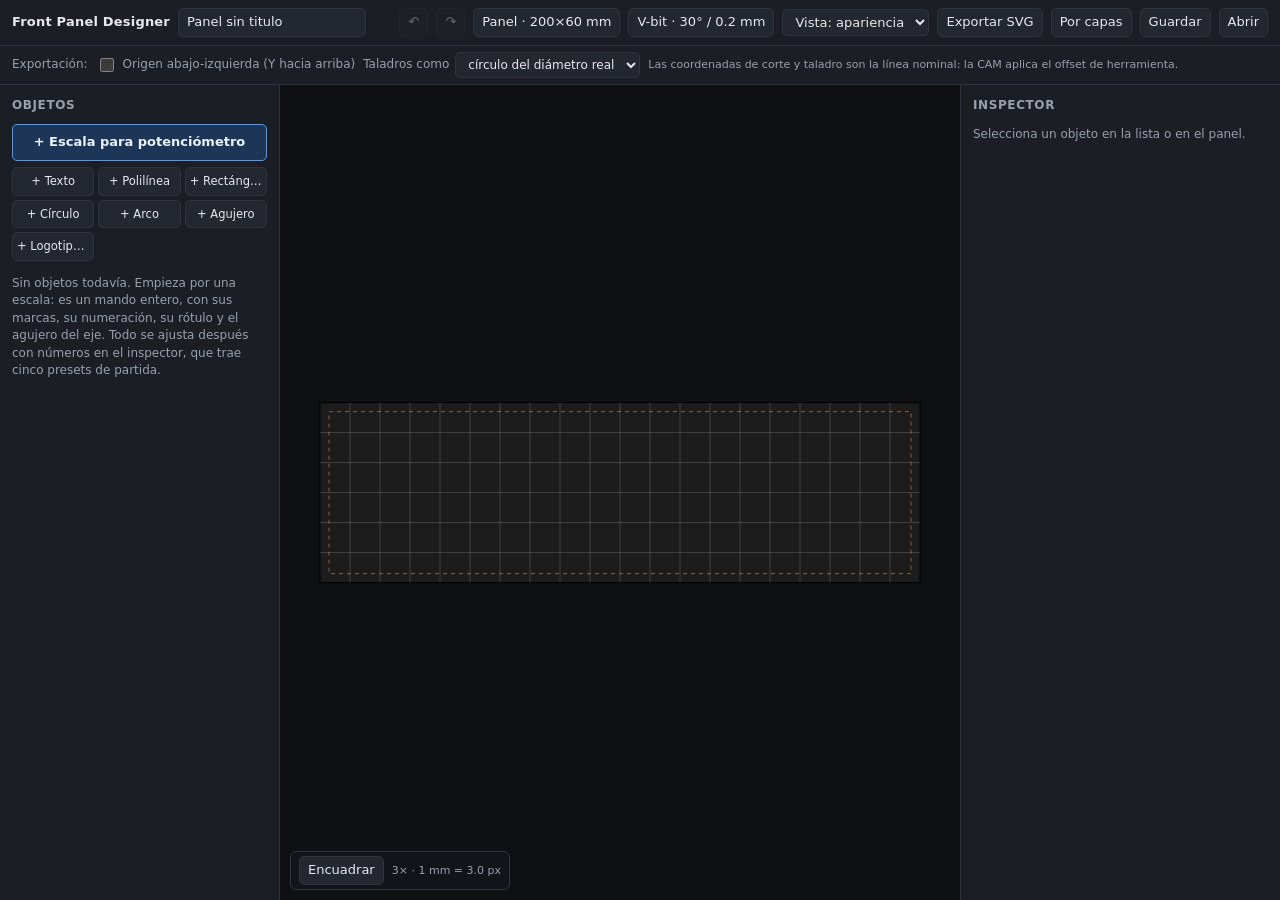
<file: front-panel-designer/index.html>
<!doctype html>
<html lang="es">
  <head>
    <meta charset="UTF-8" />
    <meta name="viewport" content="width=device-width, initial-scale=1.0" />
    <title>Front Panel Designer</title>
    <script type="module" crossorigin src="/front-panel-designer/assets/index-DuEWhKBa.js"></script>
    <link rel="stylesheet" crossorigin href="/front-panel-designer/assets/index-CYtP0YmU.css">
  </head>
  <body>
    <div id="root"></div>
  </body>
</html>
</file>
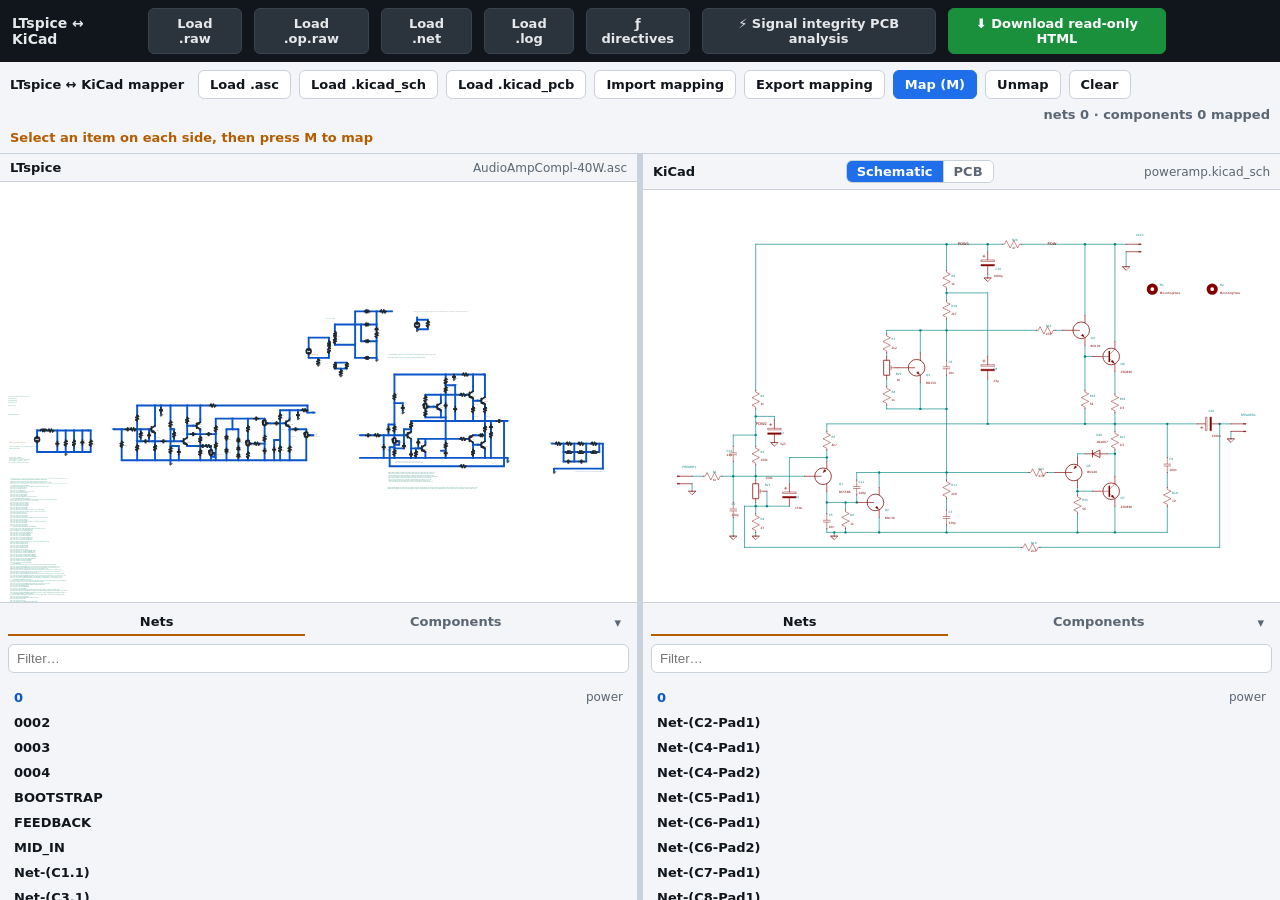
<file: ltspice-kicad-mapper/index.html>
<!doctype html>
<html lang="en">
  <head>
    <meta charset="utf-8" />
    <meta name="viewport" content="width=device-width, initial-scale=1" />
    <title>LTspice ↔ KiCad — mapper &amp; cross-probe</title>
    <style>
      * { box-sizing: border-box; }
      html, body { margin: 0; height: 100%; }
      body { display: flex; flex-direction: column; height: 100vh;
        font-family: ui-sans-serif, system-ui, sans-serif; font-size: 13px; color: #11161c; background: #fff; }
      .appbar { flex: 0 0 auto; display: flex; align-items: center; gap: 12px;
        padding: 8px 12px; background: #11161c; color: #e6e8ea; }
      .appbar strong { font-size: 14px; }
      .appbar .sep { margin-left: auto; }
      .appbar button { padding: 7px 13px; background: #2b333d; color: #e6e8ea; border: 1px solid #3a4350;
        border-radius: 6px; cursor: pointer; font: inherit; font-weight: 600; }
      .appbar button:hover { filter: brightness(1.15); }
      .appbar button.primary { background: #1a8f3c; border-color: #1a8f3c; color: #fff; font-weight: 700; }
      .appbar .msg { color: #39d353; min-width: 90px; }
      .main { flex: 1 1 auto; min-height: 0; display: flex; }
      ltspice-kicad-mapper { flex: 1 1 auto; min-width: 0; min-height: 0; }
      /* PCB analysis drawer (hidden until ⚡ Analysis is toggled) */
      #analysis { flex: 0 0 340px; overflow-y: auto; padding: 10px 12px; font-size: 12px;
        background: #f5f6f8; border-left: 1px solid #d5d9df; }
      #analysis[hidden] { display: none; }
      #analysis h2 { font-size: 13px; margin: 0 0 8px; }
      #analysis .net-line { padding: 6px 8px; margin-bottom: 8px; background: #fff;
        border: 1px solid #d5d9df; border-radius: 6px; }
      #analysis .net-line select { max-width: 100%; }
      #analysis details { margin: 8px 0; padding: 6px 8px; background: #fff;
        border: 1px solid #d5d9df; border-radius: 6px; }
      #analysis summary { cursor: pointer; font-weight: 600; }
      #analysis label { display: block; margin: 5px 0; }
      #analysis select, #analysis input[type="number"] { font: inherit; }
      #analysis select[multiple] { width: 100%; }
      #analysis .out { margin-top: 6px; white-space: pre-line; }
      #analysis .mono { font-family: ui-monospace, Menlo, monospace; font-size: 11px;
        white-space: pre; overflow-x: auto; }
      #analysis .hint { color: #667; font-style: italic; }
      #analysis .warn { color: #b45309; }
      #analysis .err { color: #b91c1c; }
      #analysis button { padding: 5px 11px; font: inherit; font-weight: 600; cursor: pointer;
        background: #2b333d; color: #e6e8ea; border: 1px solid #3a4350; border-radius: 6px; }
      #analysis button:hover { filter: brightness(1.15); }
      /* SPICE directives panel */
      #dir-panel { position: fixed; right: 12px; top: 48px; z-index: 50; display: none;
        max-width: 540px; max-height: 60vh; overflow: auto; padding: 10px 12px;
        background: rgba(17,22,28,0.97); color: #e6e8ea; border: 1px solid #3a4350; border-radius: 8px;
        font: 12px ui-monospace, Menlo, monospace; white-space: pre-wrap; box-shadow: 0 6px 20px rgba(0,0,0,.4); }
      #dir-panel.show { display: block; }
    </style>
    <script type="module" crossorigin src="/ltspice-kicad-mapper/assets/index-DBlOQZOn.js"></script>
  </head>
  <body>
    <div class="appbar">
      <strong>LTspice ↔ KiCad</strong>
      <span class="sep"></span>
      <input id="raw-in" type="file" accept=".raw" style="display:none" />
      <input id="op-in" type="file" accept=".raw" style="display:none" />
      <input id="net-in" type="file" accept=".net,.cir,.txt" style="display:none" />
      <input id="log-in" type="file" accept=".log,.txt" style="display:none" />
      <button id="load-raw">Load .raw</button>
      <button id="load-op">Load .op.raw</button>
      <button id="load-net">Load .net</button>
      <button id="load-log">Load .log</button>
      <button id="directives">ƒ directives</button>
      <button id="analysis-btn">⚡ Signal integrity PCB analysis</button>
      <button id="download" class="primary">⬇ Download read-only HTML</button>
      <span id="msg" class="msg"></span>
    </div>
    <div id="dir-panel"></div>
    <div class="main">
      <ltspice-kicad-mapper id="m" theme="light"></ltspice-kicad-mapper>
      <aside id="analysis" hidden></aside>
    </div>
  </body>
</html>
</file>
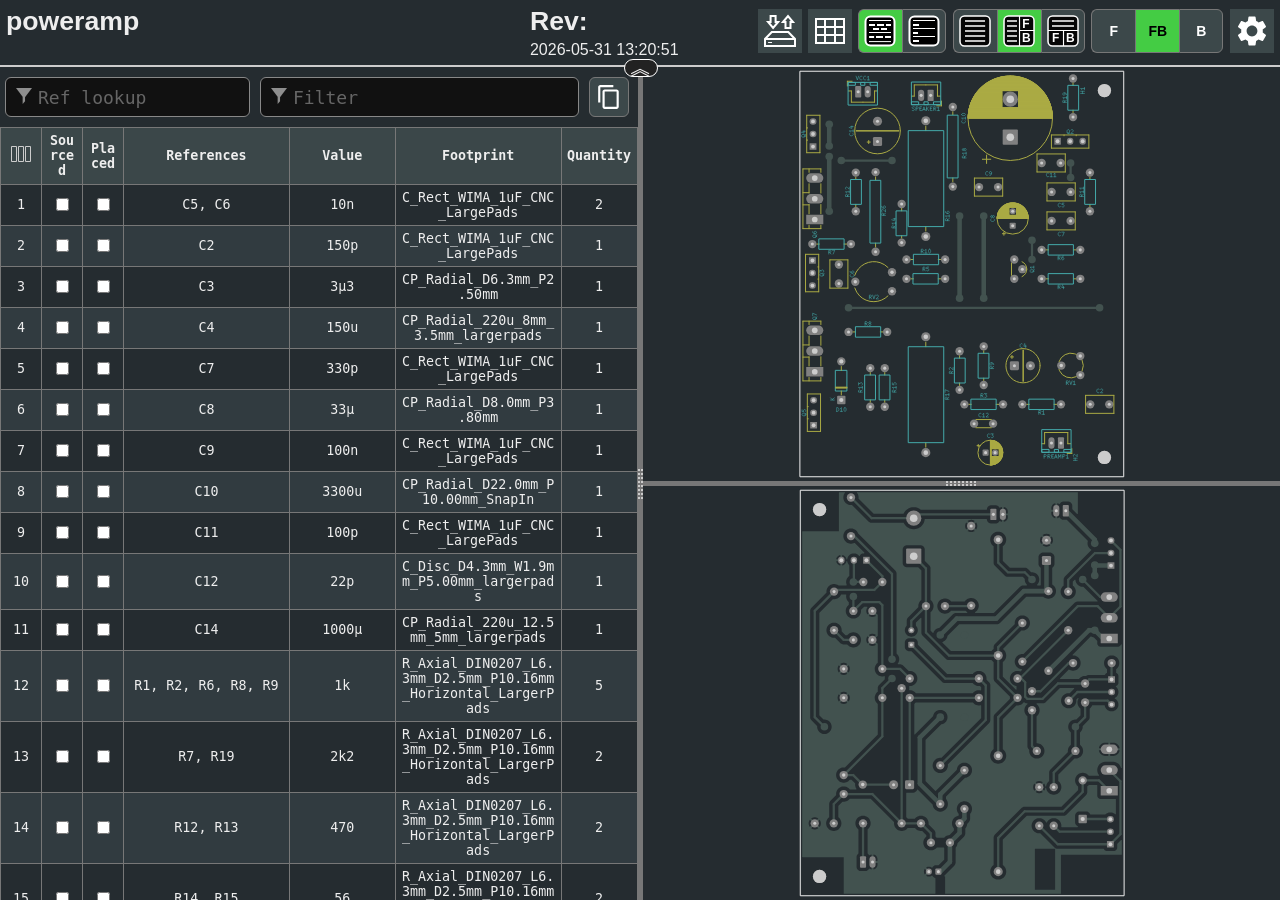
<file: ibom.html>
<!DOCTYPE html>
<html lang="en">

<head>
  <meta charset="UTF-8">
  <meta name="viewport" content="width=device-width, initial-scale=1.0">
  <title>Interactive BOM for KiCAD</title>
  <style type="text/css">
:root {
  --pcb-edge-color: black;
  --pad-color: #878787;
  --pad-hole-color: #CCCCCC;
  --pad-color-highlight: #D04040;
  --pad-color-highlight-both: #D0D040;
  --pad-color-highlight-marked: #44a344;
  --pin1-outline-color: #ffb629;
  --pin1-outline-color-highlight: #ffb629;
  --pin1-outline-color-highlight-both: #fcbb39;
  --pin1-outline-color-highlight-marked: #fdbe41;
  --silkscreen-edge-color: #aa4;
  --silkscreen-polygon-color: #4aa;
  --silkscreen-text-color: #4aa;
  --fabrication-edge-color: #907651;
  --fabrication-polygon-color: #907651;
  --fabrication-text-color: #a27c24;
  --track-color: #def5f1;
  --track-color-highlight: #D04040;
  --zone-color: #def5f1;
  --zone-color-highlight: #d0404080;
}

html,
body {
  margin: 0px;
  height: 100%;
  font-family: Verdana, sans-serif;
}

.dark.topmostdiv {
  --pcb-edge-color: #eee;
  --pad-color: #808080;
  --pin1-outline-color: #ffa800;
  --pin1-outline-color-highlight: #ccff00;
  --track-color: #42524f;
  --zone-color: #42524f;
  background-color: #252c30;
  color: #eee;
}

button {
  background-color: #eee;
  border: 1px solid #888;
  color: black;
  height: 44px;
  width: 44px;
  text-align: center;
  text-decoration: none;
  display: inline-block;
  font-size: 14px;
  font-weight: bolder;
}

.dark button {
  /* This will be inverted */
  background-color: #c3b7b5;
}

button.depressed {
  background-color: #0a0;
  color: white;
}

.dark button.depressed {
  /* This will be inverted */
  background-color: #b3b;
}

button:focus {
  outline: 0;
}

button#tb-btn {
  background-image: url("data:image/svg+xml,%3Csvg xmlns='http://www.w3.org/2000/svg' viewBox='0 0 8.47 8.47'%3E%3Crect transform='translate(0 -288.53)' ry='1.17' y='288.8' x='.27' height='7.94' width='7.94' fill='%23f9f9f9'/%3E%3Cg transform='translate(0 -288.53)'%3E%3Crect width='7.94' height='7.94' x='.27' y='288.8' ry='1.17' fill='none' stroke='%23000' stroke-width='.4' stroke-linejoin='round'/%3E%3Cpath d='M1.32 290.12h5.82M1.32 291.45h5.82' fill='none' stroke='%23000' stroke-width='.4'/%3E%3Cpath d='M4.37 292.5v4.23M.26 292.63H8.2' fill='none' stroke='%23000' stroke-width='.3'/%3E%3Ctext font-weight='700' font-size='3.17' font-family='sans-serif'%3E%3Ctspan x='1.35' y='295.73'%3EF%3C/tspan%3E%3Ctspan x='5.03' y='295.68'%3EB%3C/tspan%3E%3C/text%3E%3C/g%3E%3C/svg%3E%0A");
}

button#lr-btn {
  background-image: url("data:image/svg+xml,%3Csvg xmlns='http://www.w3.org/2000/svg' viewBox='0 0 8.47 8.47'%3E%3Crect transform='translate(0 -288.53)' ry='1.17' y='288.8' x='.27' height='7.94' width='7.94' fill='%23f9f9f9'/%3E%3Cg transform='translate(0 -288.53)'%3E%3Crect width='7.94' height='7.94' x='.27' y='288.8' ry='1.17' fill='none' stroke='%23000' stroke-width='.4' stroke-linejoin='round'/%3E%3Cpath d='M1.06 290.12H3.7m-2.64 1.33H3.7m-2.64 1.32H3.7m-2.64 1.3H3.7m-2.64 1.33H3.7' fill='none' stroke='%23000' stroke-width='.4'/%3E%3Cpath d='M4.37 288.8v7.94m0-4.11h3.96' fill='none' stroke='%23000' stroke-width='.3'/%3E%3Ctext font-weight='700' font-size='3.17' font-family='sans-serif'%3E%3Ctspan x='5.11' y='291.96'%3EF%3C/tspan%3E%3Ctspan x='5.03' y='295.68'%3EB%3C/tspan%3E%3C/text%3E%3C/g%3E%3C/svg%3E%0A");
}

button#bom-btn {
  background-image: url("data:image/svg+xml,%3Csvg xmlns='http://www.w3.org/2000/svg' viewBox='0 0 8.47 8.47'%3E%3Crect transform='translate(0 -288.53)' ry='1.17' y='288.8' x='.27' height='7.94' width='7.94' fill='%23f9f9f9'/%3E%3Cg transform='translate(0 -288.53)' fill='none' stroke='%23000' stroke-width='.4'%3E%3Crect width='7.94' height='7.94' x='.27' y='288.8' ry='1.17' stroke-linejoin='round'/%3E%3Cpath d='M1.59 290.12h5.29M1.59 291.45h5.33M1.59 292.75h5.33M1.59 294.09h5.33M1.59 295.41h5.33'/%3E%3C/g%3E%3C/svg%3E");
}

button#bom-grouped-btn {
  background-image: url("data:image/svg+xml,%3Csvg xmlns='http://www.w3.org/2000/svg' width='32' height='32'%3E%3Cg stroke='%23000' stroke-linejoin='round' class='layer'%3E%3Crect width='29' height='29' x='1.5' y='1.5' stroke-width='2' fill='%23fff' rx='5' ry='5'/%3E%3Cpath stroke-linecap='square' stroke-width='2' d='M6 10h4m4 0h5m4 0h3M6.1 22h3m3.9 0h5m4 0h4m-16-8h4m4 0h4'/%3E%3Cpath stroke-linecap='null' d='M5 17.5h22M5 26.6h22M5 5.5h22'/%3E%3C/g%3E%3C/svg%3E");
}

button#bom-ungrouped-btn {
  background-image: url("data:image/svg+xml,%3Csvg xmlns='http://www.w3.org/2000/svg' width='32' height='32'%3E%3Cg stroke='%23000' stroke-linejoin='round' class='layer'%3E%3Crect width='29' height='29' x='1.5' y='1.5' stroke-width='2' fill='%23fff' rx='5' ry='5'/%3E%3Cpath stroke-linecap='square' stroke-width='2' d='M6 10h4m-4 8h3m-3 8h4'/%3E%3Cpath stroke-linecap='null' d='M5 13.5h22m-22 8h22M5 5.5h22'/%3E%3C/g%3E%3C/svg%3E");
}

button#bom-netlist-btn {
  background-image: url("data:image/svg+xml,%3Csvg xmlns='http://www.w3.org/2000/svg' width='32' height='32'%3E%3Cg fill='none' stroke='%23000' class='layer'%3E%3Crect width='29' height='29' x='1.5' y='1.5' stroke-width='2' fill='%23fff' rx='5' ry='5'/%3E%3Cpath stroke-width='2' d='M6 26l6-6v-8m13.8-6.3l-6 6v8'/%3E%3Ccircle cx='11.8' cy='9.5' r='2.8' stroke-width='2'/%3E%3Ccircle cx='19.8' cy='22.8' r='2.8' stroke-width='2'/%3E%3C/g%3E%3C/svg%3E");
}

button#copy {
  background-image: url("data:image/svg+xml,%3Csvg height='48' viewBox='0 0 48 48' width='48' xmlns='http://www.w3.org/2000/svg'%3E%3Cpath d='M0 0h48v48h-48z' fill='none'/%3E%3Cpath d='M32 2h-24c-2.21 0-4 1.79-4 4v28h4v-28h24v-4zm6 8h-22c-2.21 0-4 1.79-4 4v28c0 2.21 1.79 4 4 4h22c2.21 0 4-1.79 4-4v-28c0-2.21-1.79-4-4-4zm0 32h-22v-28h22v28z'/%3E%3C/svg%3E");
  background-position: 6px 6px;
  background-repeat: no-repeat;
  background-size: 26px 26px;
  border-radius: 6px;
  height: 40px;
  width: 40px;
  margin: 10px 5px;
}

button#copy:active {
  box-shadow: inset 0px 0px 5px #6c6c6c;
}

textarea.clipboard-temp {
  position: fixed;
  top: 0;
  left: 0;
  width: 2em;
  height: 2em;
  padding: 0;
  border: None;
  outline: None;
  box-shadow: None;
  background: transparent;
}

.left-most-button {
  border-right: 0;
  border-top-left-radius: 6px;
  border-bottom-left-radius: 6px;
}

.middle-button {
  border-right: 0;
}

.right-most-button {
  border-top-right-radius: 6px;
  border-bottom-right-radius: 6px;
}

.button-container {
  font-size: 0;
  margin: 0.4rem 0.4rem 0.4rem 0;
}

.dark .button-container {
  filter: invert(1);
}

.button-container button {
  background-size: 32px 32px;
  background-position: 5px 5px;
  background-repeat: no-repeat;
}

@media print {
  .hideonprint {
    display: none;
  }
}

canvas {
  cursor: crosshair;
}

canvas:active {
  cursor: grabbing;
}

.fileinfo {
  width: 100%;
  max-width: 1000px;
  border: none;
  padding: 3px;
}

.fileinfo .title {
  font-size: 20pt;
  font-weight: bold;
}

.fileinfo td {
  overflow: hidden;
  white-space: nowrap;
  max-width: 1px;
  width: 50%;
  text-overflow: ellipsis;
}

.bom {
  border-collapse: collapse;
  font-family: Consolas, "DejaVu Sans Mono", Monaco, monospace;
  font-size: 10pt;
  table-layout: fixed;
  width: 100%;
  margin-top: 1px;
  position: relative;
}

.bom th,
.bom td {
  border: 1px solid black;
  padding: 5px;
  word-wrap: break-word;
  text-align: center;
  position: relative;
}

.dark .bom th,
.dark .bom td {
  border: 1px solid #777;
}

.bom th {
  background-color: #CCCCCC;
  background-clip: padding-box;
}

.dark .bom th {
  background-color: #3b4749;
}

.bom tr.highlighted:nth-child(n) {
  background-color: #cfc;
}

.dark .bom tr.highlighted:nth-child(n) {
  background-color: #226022;
}

.bom tr:nth-child(even) {
  background-color: #f2f2f2;
}

.dark .bom tr:nth-child(even) {
  background-color: #313b40;
}

.bom tr.checked {
  color: #1cb53d;
}

.dark .bom tr.checked {
  color: #2cce54;
}

.bom tr {
  transition: background-color 0.2s;
}

.bom .numCol {
  width: 30px;
}

.bom .value {
  width: 15%;
}

.bom .quantity {
  width: 65px;
}

.bom th .sortmark {
  position: absolute;
  right: 1px;
  top: 1px;
  margin-top: -5px;
  border-width: 5px;
  border-style: solid;
  border-color: transparent transparent #221 transparent;
  transform-origin: 50% 85%;
  transition: opacity 0.2s, transform 0.4s;
}

.dark .bom th .sortmark {
  filter: invert(1);
}

.bom th .sortmark.none {
  opacity: 0;
}

.bom th .sortmark.desc {
  transform: rotate(180deg);
}

.bom th:hover .sortmark.none {
  opacity: 0.5;
}

.bom .bom-checkbox {
  width: 30px;
  position: relative;
  user-select: none;
  -moz-user-select: none;
}

.bom .bom-checkbox:before {
  content: "";
  position: absolute;
  border-width: 15px;
  border-style: solid;
  border-color: #51829f transparent transparent transparent;
  visibility: hidden;
  top: -15px;
}

.bom .bom-checkbox:after {
  content: "Double click to set/unset all";
  position: absolute;
  color: white;
  top: -35px;
  left: -26px;
  background: #51829f;
  padding: 5px 15px;
  border-radius: 8px;
  white-space: nowrap;
  visibility: hidden;
}

.bom .bom-checkbox:hover:before,
.bom .bom-checkbox:hover:after {
  visibility: visible;
  transition: visibility 0.2s linear 1s;
}

.split {
  -webkit-box-sizing: border-box;
  -moz-box-sizing: border-box;
  box-sizing: border-box;
  overflow-y: auto;
  overflow-x: hidden;
  background-color: inherit;
}

.split.split-horizontal,
.gutter.gutter-horizontal {
  height: 100%;
  float: left;
}

.gutter {
  background-color: #ddd;
  background-repeat: no-repeat;
  background-position: 50%;
  transition: background-color 0.3s;
}

.dark .gutter {
  background-color: #777;
}

.gutter.gutter-horizontal {
  background-image: url('[data-uri]');
  cursor: ew-resize;
  width: 5px;
}

.gutter.gutter-vertical {
  background-image: url('[data-uri]');
  cursor: ns-resize;
  height: 5px;
}

.searchbox {
  float: left;
  height: 40px;
  margin: 10px 5px;
  padding: 12px 32px;
  font-family: Consolas, "DejaVu Sans Mono", Monaco, monospace;
  font-size: 18px;
  box-sizing: border-box;
  border: 1px solid #888;
  border-radius: 6px;
  outline: none;
  background-color: #eee;
  transition: background-color 0.2s, border 0.2s;
  background-image: url('[data-uri]');
  background-position: 10px 10px;
  background-repeat: no-repeat;
}

.dark .searchbox {
  background-color: #111;
  color: #eee;
}

.searchbox::placeholder {
  color: #ccc;
}

.dark .searchbox::placeholder {
  color: #666;
}

.filter {
  width: calc(60% - 64px);
}

.reflookup {
  width: calc(40% - 10px);
}

input[type=text]:focus {
  background-color: white;
  border: 1px solid #333;
}

.dark input[type=text]:focus {
  background-color: #333;
  border: 1px solid #ccc;
}

mark.highlight {
  background-color: #5050ff;
  color: #fff;
  padding: 2px;
  border-radius: 6px;
}

.dark mark.highlight {
  background-color: #76a6da;
  color: #111;
}

.menubtn {
  background-color: white;
  border: none;
  background-image: url("data:image/svg+xml,%3Csvg xmlns='http://www.w3.org/2000/svg' width='36' height='36' viewBox='0 0 20 20'%3E%3Cpath fill='none' d='M0 0h20v20H0V0z'/%3E%3Cpath d='M15.95 10.78c.03-.25.05-.51.05-.78s-.02-.53-.06-.78l1.69-1.32c.15-.12.19-.34.1-.51l-1.6-2.77c-.1-.18-.31-.24-.49-.18l-1.99.8c-.42-.32-.86-.58-1.35-.78L12 2.34c-.03-.2-.2-.34-.4-.34H8.4c-.2 0-.36.14-.39.34l-.3 2.12c-.49.2-.94.47-1.35.78l-1.99-.8c-.18-.07-.39 0-.49.18l-1.6 2.77c-.1.18-.06.39.1.51l1.69 1.32c-.04.25-.07.52-.07.78s.02.53.06.78L2.37 12.1c-.15.12-.19.34-.1.51l1.6 2.77c.1.18.31.24.49.18l1.99-.8c.42.32.86.58 1.35.78l.3 2.12c.04.2.2.34.4.34h3.2c.2 0 .37-.14.39-.34l.3-2.12c.49-.2.94-.47 1.35-.78l1.99.8c.18.07.39 0 .49-.18l1.6-2.77c.1-.18.06-.39-.1-.51l-1.67-1.32zM10 13c-1.65 0-3-1.35-3-3s1.35-3 3-3 3 1.35 3 3-1.35 3-3 3z'/%3E%3C/svg%3E%0A");
  background-position: center;
  background-repeat: no-repeat;
}

.statsbtn {
  background-color: white;
  border: none;
  background-image: url("data:image/svg+xml,%3Csvg width='36' height='36' xmlns='http://www.w3.org/2000/svg'%3E%3Cpath d='M4 6h28v24H4V6zm0 8h28v8H4m9-16v24h10V5.8' fill='none' stroke='%23000' stroke-width='2'/%3E%3C/svg%3E");
  background-position: center;
  background-repeat: no-repeat;
}

.iobtn {
  background-color: white;
  border: none;
  background-image: url("data:image/svg+xml,%3Csvg xmlns='http://www.w3.org/2000/svg' width='36' height='36'%3E%3Cpath fill='none' stroke='%23000' stroke-width='2' d='M3 33v-7l6.8-7h16.5l6.7 7v7H3zM3.2 26H33M21 9l5-5.9 5 6h-2.5V15h-5V9H21zm-4.9 0l-5 6-5-6h2.5V3h5v6h2.5z'/%3E%3Cpath fill='none' stroke='%23000' d='M6.1 29.5H10'/%3E%3C/svg%3E");
  background-position: center;
  background-repeat: no-repeat;
}

.visbtn {
  background-image: url("data:image/svg+xml,%3Csvg xmlns='http://www.w3.org/2000/svg' width='24' height='24'%3E%3Cpath fill='none' stroke='%23333' d='M2.5 4.5h5v15h-5zM9.5 4.5h5v15h-5zM16.5 4.5h5v15h-5z'/%3E%3C/svg%3E");
  background-position: center;
  background-repeat: no-repeat;
  padding: 15px;
}

#vismenu-content {
  left: 0px;
  font-family: Verdana, sans-serif;
}

.dark .statsbtn,
.dark .savebtn,
.dark .menubtn,
.dark .iobtn,
.dark .visbtn {
  filter: invert(1);
}

.flexbox {
  display: flex;
  align-items: center;
  justify-content: space-between;
  width: 100%;
}

.savebtn {
  background-color: #d6d6d6;
  width: auto;
  height: 30px;
  flex-grow: 1;
  margin: 5px;
  border-radius: 4px;
}

.savebtn:active {
  background-color: #0a0;
  color: white;
}

.dark .savebtn:active {
  /* This will be inverted */
  background-color: #b3b;
}

.stats {
  border-collapse: collapse;
  font-size: 12pt;
  table-layout: fixed;
  width: 100%;
  min-width: 450px;
}

.dark .stats td {
  border: 1px solid #bbb;
}

.stats td {
  border: 1px solid black;
  padding: 5px;
  word-wrap: break-word;
  text-align: center;
  position: relative;
}

#checkbox-stats div {
  position: absolute;
  left: 0;
  top: 0;
  height: 100%;
  width: 100%;
  display: flex;
  align-items: center;
  justify-content: center;
}

#checkbox-stats .bar {
  background-color: rgba(28, 251, 0, 0.6);
}

.menu {
  position: relative;
  display: inline-block;
  margin: 0.4rem 0.4rem 0.4rem 0;
}

.menu-content {
  font-size: 12pt !important;
  text-align: left !important;
  font-weight: normal !important;
  display: none;
  position: absolute;
  background-color: white;
  right: 0;
  min-width: 300px;
  box-shadow: 0px 8px 16px 0px rgba(0, 0, 0, 0.2);
  z-index: 100;
  padding: 8px;
}

.dark .menu-content {
  background-color: #111;
}

.menu:hover .menu-content {
  display: block;
}

.menu:hover .menubtn,
.menu:hover .iobtn,
.menu:hover .statsbtn {
  background-color: #eee;
}

.menu-label {
  display: inline-block;
  padding: 8px;
  border: 1px solid #ccc;
  border-top: 0;
  width: calc(100% - 18px);
}

.menu-label-top {
  border-top: 1px solid #ccc;
}

.menu-textbox {
  float: left;
  height: 24px;
  margin: 10px 5px;
  padding: 5px 5px;
  font-family: Consolas, "DejaVu Sans Mono", Monaco, monospace;
  font-size: 14px;
  box-sizing: border-box;
  border: 1px solid #888;
  border-radius: 4px;
  outline: none;
  background-color: #eee;
  transition: background-color 0.2s, border 0.2s;
  width: calc(100% - 10px);
}

.menu-textbox.invalid,
.dark .menu-textbox.invalid {
  color: red;
}

.dark .menu-textbox {
  background-color: #222;
  color: #eee;
}

.radio-container {
  margin: 4px;
}

.topmostdiv {
  display: flex;
  flex-direction: column;
  width: 100%;
  background-color: white;
  transition: background-color 0.3s;
  min-height: 100%;
}

#top {
  display: flex;
  flex-wrap: wrap;
  justify-content: flex-end;
  align-items: center;
}

#topdivider {
  border-bottom: 2px solid black;
  display: flex;
  justify-content: center;
  align-items: center;
}

.dark #topdivider {
  border-bottom: 2px solid #ccc;
}

#topdivider>div {
  position: relative;
}

#toptoggle {
  cursor: pointer;
  user-select: none;
  position: absolute;
  padding: 0.1rem 0.3rem;
  top: -0.4rem;
  left: -1rem;
  font-size: 1.4rem;
  line-height: 60%;
  border: 1px solid black;
  border-radius: 1rem;
  background-color: #fff;
  z-index: 100;
}

.flipped {
  transform: rotate(0.5turn);
}

.dark #toptoggle {
  border: 1px solid #fff;
  background-color: #222;
}

#fileinfodiv {
  flex: 20rem 1 0;
  overflow: auto;
}

#bomcontrols {
  display: flex;
  flex-direction: row-reverse;
}

#bomcontrols>* {
  flex-shrink: 0;
}

#dbg {
  display: block;
}

::-webkit-scrollbar {
  width: 8px;
}

::-webkit-scrollbar-track {
  background: #aaa;
}

::-webkit-scrollbar-thumb {
  background: #666;
  border-radius: 3px;
}

::-webkit-scrollbar-thumb:hover {
  background: #555;
}

.slider {
  -webkit-appearance: none;
  width: 100%;
  margin: 3px 0;
  padding: 0;
  outline: none;
  opacity: 0.7;
  -webkit-transition: .2s;
  transition: opacity .2s;
  border-radius: 3px;
}

.slider:hover {
  opacity: 1;
}

.slider:focus {
  outline: none;
}

.slider::-webkit-slider-runnable-track {
  -webkit-appearance: none;
  width: 100%;
  height: 8px;
  background: #d3d3d3;
  border-radius: 3px;
  border: none;
}

.slider::-webkit-slider-thumb {
  -webkit-appearance: none;
  width: 15px;
  height: 15px;
  border-radius: 50%;
  background: #0a0;
  cursor: pointer;
  margin-top: -4px;
}

.dark .slider::-webkit-slider-thumb {
  background: #3d3;
}

.slider::-moz-range-thumb {
  width: 15px;
  height: 15px;
  border-radius: 50%;
  background: #0a0;
  cursor: pointer;
}

.slider::-moz-range-track {
  height: 8px;
  background: #d3d3d3;
  border-radius: 3px;
}

.dark .slider::-moz-range-thumb {
  background: #3d3;
}

.slider::-ms-track {
  width: 100%;
  height: 8px;
  border-width: 3px 0;
  background: transparent;
  border-color: transparent;
  color: transparent;
  transition: opacity .2s;
}

.slider::-ms-fill-lower {
  background: #d3d3d3;
  border: none;
  border-radius: 3px;
}

.slider::-ms-fill-upper {
  background: #d3d3d3;
  border: none;
  border-radius: 3px;
}

.slider::-ms-thumb {
  width: 15px;
  height: 15px;
  border-radius: 50%;
  background: #0a0;
  cursor: pointer;
  margin: 0;
}

.shameless-plug {
  font-size: 0.8em;
  text-align: center;
  display: block;
}

a {
  color: #0278a4;
}

.dark a {
  color: #00b9fd;
}

#frontcanvas,
#backcanvas {
  touch-action: none;
}

.placeholder {
  border: 1px dashed #9f9fda !important;
  background-color: #edf2f7 !important;
}

.dragging {
  z-index: 999;
}

.dark .dragging>table>tbody>tr {
  background-color: #252c30;
}

.dark .placeholder {
  filter: invert(1);
}

.column-spacer {
  top: 0;
  left: 0;
  width: calc(100% - 4px);
  position: absolute;
  cursor: pointer;
  user-select: none;
  height: 100%;
}

.column-width-handle {
  top: 0;
  right: 0;
  width: 4px;
  position: absolute;
  cursor: col-resize;
  user-select: none;
  height: 100%;
}

.column-width-handle:hover {
  background-color: #4f99bd;
}

.help-link {
  border: 1px solid #0278a4;
  padding-inline: 0.3rem;
  border-radius: 3px;
  cursor: pointer;
}

.dark .help-link {
  border: 1px solid #00b9fd;
}

.bom-color {
  width: 20%;
}

.color-column input {
  width: 1.6rem;
  height: 1rem;
  border: 1px solid black;
  cursor: pointer;
  padding: 0;
}

/* removes default styling from input color element */
::-webkit-color-swatch {
  border: none;
}

::-webkit-color-swatch-wrapper {
  padding: 0;
}

::-moz-color-swatch,
::-moz-focus-inner {
  border: none;
}

::-moz-focus-inner {
  padding: 0;
}

  </style>
  <script type="text/javascript" >
///////////////////////////////////////////////
/*
  Split.js - v1.3.5
  MIT License
  https://github.com/nathancahill/Split.js
*/
!function(e,t){"object"==typeof exports&&"undefined"!=typeof module?module.exports=t():"function"==typeof define&&define.amd?define(t):e.Split=t()}(this,function(){"use strict";var e=window,t=e.document,n="addEventListener",i="removeEventListener",r="getBoundingClientRect",s=function(){return!1},o=e.attachEvent&&!e[n],a=["","-webkit-","-moz-","-o-"].filter(function(e){var n=t.createElement("div");return n.style.cssText="width:"+e+"calc(9px)",!!n.style.length}).shift()+"calc",l=function(e){return"string"==typeof e||e instanceof String?t.querySelector(e):e};return function(u,c){function z(e,t,n){var i=A(y,t,n);Object.keys(i).forEach(function(t){return e.style[t]=i[t]})}function h(e,t){var n=B(y,t);Object.keys(n).forEach(function(t){return e.style[t]=n[t]})}function f(e){var t=E[this.a],n=E[this.b],i=t.size+n.size;t.size=e/this.size*i,n.size=i-e/this.size*i,z(t.element,t.size,this.aGutterSize),z(n.element,n.size,this.bGutterSize)}function m(e){var t;this.dragging&&((t="touches"in e?e.touches[0][b]-this.start:e[b]-this.start)<=E[this.a].minSize+M+this.aGutterSize?t=E[this.a].minSize+this.aGutterSize:t>=this.size-(E[this.b].minSize+M+this.bGutterSize)&&(t=this.size-(E[this.b].minSize+this.bGutterSize)),f.call(this,t),c.onDrag&&c.onDrag())}function g(){var e=E[this.a].element,t=E[this.b].element;this.size=e[r]()[y]+t[r]()[y]+this.aGutterSize+this.bGutterSize,this.start=e[r]()[G]}function d(){var t=this,n=E[t.a].element,r=E[t.b].element;t.dragging&&c.onDragEnd&&c.onDragEnd(),t.dragging=!1,e[i]("mouseup",t.stop),e[i]("touchend",t.stop),e[i]("touchcancel",t.stop),t.parent[i]("mousemove",t.move),t.parent[i]("touchmove",t.move),delete t.stop,delete t.move,n[i]("selectstart",s),n[i]("dragstart",s),r[i]("selectstart",s),r[i]("dragstart",s),n.style.userSelect="",n.style.webkitUserSelect="",n.style.MozUserSelect="",n.style.pointerEvents="",r.style.userSelect="",r.style.webkitUserSelect="",r.style.MozUserSelect="",r.style.pointerEvents="",t.gutter.style.cursor="",t.parent.style.cursor=""}function S(t){var i=this,r=E[i.a].element,o=E[i.b].element;!i.dragging&&c.onDragStart&&c.onDragStart(),t.preventDefault(),i.dragging=!0,i.move=m.bind(i),i.stop=d.bind(i),e[n]("mouseup",i.stop),e[n]("touchend",i.stop),e[n]("touchcancel",i.stop),i.parent[n]("mousemove",i.move),i.parent[n]("touchmove",i.move),r[n]("selectstart",s),r[n]("dragstart",s),o[n]("selectstart",s),o[n]("dragstart",s),r.style.userSelect="none",r.style.webkitUserSelect="none",r.style.MozUserSelect="none",r.style.pointerEvents="none",o.style.userSelect="none",o.style.webkitUserSelect="none",o.style.MozUserSelect="none",o.style.pointerEvents="none",i.gutter.style.cursor=j,i.parent.style.cursor=j,g.call(i)}function v(e){e.forEach(function(t,n){if(n>0){var i=F[n-1],r=E[i.a],s=E[i.b];r.size=e[n-1],s.size=t,z(r.element,r.size,i.aGutterSize),z(s.element,s.size,i.bGutterSize)}})}function p(){F.forEach(function(e){e.parent.removeChild(e.gutter),E[e.a].element.style[y]="",E[e.b].element.style[y]=""})}void 0===c&&(c={});var y,b,G,E,w=l(u[0]).parentNode,D=e.getComputedStyle(w).flexDirection,U=c.sizes||u.map(function(){return 100/u.length}),k=void 0!==c.minSize?c.minSize:100,x=Array.isArray(k)?k:u.map(function(){return k}),L=void 0!==c.gutterSize?c.gutterSize:10,M=void 0!==c.snapOffset?c.snapOffset:30,O=c.direction||"horizontal",j=c.cursor||("horizontal"===O?"ew-resize":"ns-resize"),C=c.gutter||function(e,n){var i=t.createElement("div");return i.className="gutter gutter-"+n,i},A=c.elementStyle||function(e,t,n){var i={};return"string"==typeof t||t instanceof String?i[e]=t:i[e]=o?t+"%":a+"("+t+"% - "+n+"px)",i},B=c.gutterStyle||function(e,t){return n={},n[e]=t+"px",n;var n};"horizontal"===O?(y="width","clientWidth",b="clientX",G="left","paddingLeft"):"vertical"===O&&(y="height","clientHeight",b="clientY",G="top","paddingTop");var F=[];return E=u.map(function(e,t){var i,s={element:l(e),size:U[t],minSize:x[t]};if(t>0&&(i={a:t-1,b:t,dragging:!1,isFirst:1===t,isLast:t===u.length-1,direction:O,parent:w},i.aGutterSize=L,i.bGutterSize=L,i.isFirst&&(i.aGutterSize=L/2),i.isLast&&(i.bGutterSize=L/2),"row-reverse"===D||"column-reverse"===D)){var a=i.a;i.a=i.b,i.b=a}if(!o&&t>0){var c=C(t,O);h(c,L),c[n]("mousedown",S.bind(i)),c[n]("touchstart",S.bind(i)),w.insertBefore(c,s.element),i.gutter=c}0===t||t===u.length-1?z(s.element,s.size,L/2):z(s.element,s.size,L);var f=s.element[r]()[y];return f<s.minSize&&(s.minSize=f),t>0&&F.push(i),s}),o?{setSizes:v,destroy:p}:{setSizes:v,getSizes:function(){return E.map(function(e){return e.size})},collapse:function(e){if(e===F.length){var t=F[e-1];g.call(t),o||f.call(t,t.size-t.bGutterSize)}else{var n=F[e];g.call(n),o||f.call(n,n.aGutterSize)}},destroy:p}}});

///////////////////////////////////////////////

///////////////////////////////////////////////
// Copyright (c) 2013 Pieroxy <pieroxy@pieroxy.net>
// This work is free. You can redistribute it and/or modify it
// under the terms of the WTFPL, Version 2
// For more information see LICENSE.txt or http://www.wtfpl.net/
//
// For more information, the home page:
// http://pieroxy.net/blog/pages/lz-string/testing.html
//
// LZ-based compression algorithm, version 1.4.4
var LZString=function(){var o=String.fromCharCode,i={};var n={decompressFromBase64:function(o){return null==o?"":""==o?null:n._decompress(o.length,32,function(n){return function(o,n){if(!i[o]){i[o]={};for(var t=0;t<o.length;t++)i[o][o.charAt(t)]=t}return i[o][n]}("ABCDEFGHIJKLMNOPQRSTUVWXYZabcdefghijklmnopqrstuvwxyz0123456789+/=",o.charAt(n))})},_decompress:function(i,n,t){var r,e,a,s,p,u,l,f=[],c=4,d=4,h=3,v="",g=[],m={val:t(0),position:n,index:1};for(r=0;r<3;r+=1)f[r]=r;for(a=0,p=Math.pow(2,2),u=1;u!=p;)s=m.val&m.position,m.position>>=1,0==m.position&&(m.position=n,m.val=t(m.index++)),a|=(s>0?1:0)*u,u<<=1;switch(a){case 0:for(a=0,p=Math.pow(2,8),u=1;u!=p;)s=m.val&m.position,m.position>>=1,0==m.position&&(m.position=n,m.val=t(m.index++)),a|=(s>0?1:0)*u,u<<=1;l=o(a);break;case 1:for(a=0,p=Math.pow(2,16),u=1;u!=p;)s=m.val&m.position,m.position>>=1,0==m.position&&(m.position=n,m.val=t(m.index++)),a|=(s>0?1:0)*u,u<<=1;l=o(a);break;case 2:return""}for(f[3]=l,e=l,g.push(l);;){if(m.index>i)return"";for(a=0,p=Math.pow(2,h),u=1;u!=p;)s=m.val&m.position,m.position>>=1,0==m.position&&(m.position=n,m.val=t(m.index++)),a|=(s>0?1:0)*u,u<<=1;switch(l=a){case 0:for(a=0,p=Math.pow(2,8),u=1;u!=p;)s=m.val&m.position,m.position>>=1,0==m.position&&(m.position=n,m.val=t(m.index++)),a|=(s>0?1:0)*u,u<<=1;f[d++]=o(a),l=d-1,c--;break;case 1:for(a=0,p=Math.pow(2,16),u=1;u!=p;)s=m.val&m.position,m.position>>=1,0==m.position&&(m.position=n,m.val=t(m.index++)),a|=(s>0?1:0)*u,u<<=1;f[d++]=o(a),l=d-1,c--;break;case 2:return g.join("")}if(0==c&&(c=Math.pow(2,h),h++),f[l])v=f[l];else{if(l!==d)return null;v=e+e.charAt(0)}g.push(v),f[d++]=e+v.charAt(0),e=v,0==--c&&(c=Math.pow(2,h),h++)}}};return n}();"function"==typeof define&&define.amd?define(function(){return LZString}):"undefined"!=typeof module&&null!=module?module.exports=LZString:"undefined"!=typeof angular&&null!=angular&&angular.module("LZString",[]).factory("LZString",function(){return LZString});
///////////////////////////////////////////////

///////////////////////////////////////////////
/*!
 * PEP v0.4.3 | https://github.com/jquery/PEP
 * Copyright jQuery Foundation and other contributors | http://jquery.org/license
 */
!function(a,b){"object"==typeof exports&&"undefined"!=typeof module?module.exports=b():"function"==typeof define&&define.amd?define(b):a.PointerEventsPolyfill=b()}(this,function(){"use strict";function a(a,b){b=b||Object.create(null);var c=document.createEvent("Event");c.initEvent(a,b.bubbles||!1,b.cancelable||!1);
for(var d,e=2;e<m.length;e++)d=m[e],c[d]=b[d]||n[e];c.buttons=b.buttons||0;
var f=0;return f=b.pressure&&c.buttons?b.pressure:c.buttons?.5:0,c.x=c.clientX,c.y=c.clientY,c.pointerId=b.pointerId||0,c.width=b.width||0,c.height=b.height||0,c.pressure=f,c.tiltX=b.tiltX||0,c.tiltY=b.tiltY||0,c.twist=b.twist||0,c.tangentialPressure=b.tangentialPressure||0,c.pointerType=b.pointerType||"",c.hwTimestamp=b.hwTimestamp||0,c.isPrimary=b.isPrimary||!1,c}function b(){this.array=[],this.size=0}function c(a,b,c,d){this.addCallback=a.bind(d),this.removeCallback=b.bind(d),this.changedCallback=c.bind(d),A&&(this.observer=new A(this.mutationWatcher.bind(this)))}function d(a){return"body /shadow-deep/ "+e(a)}function e(a){return'[touch-action="'+a+'"]'}function f(a){return"{ -ms-touch-action: "+a+"; touch-action: "+a+"; }"}function g(){if(F){D.forEach(function(a){String(a)===a?(E+=e(a)+f(a)+"\n",G&&(E+=d(a)+f(a)+"\n")):(E+=a.selectors.map(e)+f(a.rule)+"\n",G&&(E+=a.selectors.map(d)+f(a.rule)+"\n"))});var a=document.createElement("style");a.textContent=E,document.head.appendChild(a)}}function h(){if(!window.PointerEvent){if(window.PointerEvent=a,window.navigator.msPointerEnabled){var b=window.navigator.msMaxTouchPoints;Object.defineProperty(window.navigator,"maxTouchPoints",{value:b,enumerable:!0}),u.registerSource("ms",_)}else Object.defineProperty(window.navigator,"maxTouchPoints",{value:0,enumerable:!0}),u.registerSource("mouse",N),void 0!==window.ontouchstart&&u.registerSource("touch",V);u.register(document)}}function i(a){if(!u.pointermap.has(a)){var b=new Error("InvalidPointerId");throw b.name="InvalidPointerId",b}}function j(a){for(var b=a.parentNode;b&&b!==a.ownerDocument;)b=b.parentNode;if(!b){var c=new Error("InvalidStateError");throw c.name="InvalidStateError",c}}function k(a){var b=u.pointermap.get(a);return 0!==b.buttons}function l(){window.Element&&!Element.prototype.setPointerCapture&&Object.defineProperties(Element.prototype,{setPointerCapture:{value:W},releasePointerCapture:{value:X},hasPointerCapture:{value:Y}})}
var m=["bubbles","cancelable","view","detail","screenX","screenY","clientX","clientY","ctrlKey","altKey","shiftKey","metaKey","button","relatedTarget","pageX","pageY"],n=[!1,!1,null,null,0,0,0,0,!1,!1,!1,!1,0,null,0,0],o=window.Map&&window.Map.prototype.forEach,p=o?Map:b;b.prototype={set:function(a,b){return void 0===b?this["delete"](a):(this.has(a)||this.size++,void(this.array[a]=b))},has:function(a){return void 0!==this.array[a]},"delete":function(a){this.has(a)&&(delete this.array[a],this.size--)},get:function(a){return this.array[a]},clear:function(){this.array.length=0,this.size=0},forEach:function(a,b){return this.array.forEach(function(c,d){a.call(b,c,d,this)},this)}};var q=["bubbles","cancelable","view","detail","screenX","screenY","clientX","clientY","ctrlKey","altKey","shiftKey","metaKey","button","relatedTarget","buttons","pointerId","width","height","pressure","tiltX","tiltY","pointerType","hwTimestamp","isPrimary","type","target","currentTarget","which","pageX","pageY","timeStamp"],r=[!1,!1,null,null,0,0,0,0,!1,!1,!1,!1,0,null,0,0,0,0,0,0,0,"",0,!1,"",null,null,0,0,0,0],s={pointerover:1,pointerout:1,pointerenter:1,pointerleave:1},t="undefined"!=typeof SVGElementInstance,u={pointermap:new p,eventMap:Object.create(null),captureInfo:Object.create(null),eventSources:Object.create(null),eventSourceList:[],registerSource:function(a,b){var c=b,d=c.events;d&&(d.forEach(function(a){c[a]&&(this.eventMap[a]=c[a].bind(c))},this),this.eventSources[a]=c,this.eventSourceList.push(c))},register:function(a){for(var b,c=this.eventSourceList.length,d=0;d<c&&(b=this.eventSourceList[d]);d++)
b.register.call(b,a)},unregister:function(a){for(var b,c=this.eventSourceList.length,d=0;d<c&&(b=this.eventSourceList[d]);d++)
b.unregister.call(b,a)},contains:function(a,b){try{return a.contains(b)}catch(c){return!1}},down:function(a){a.bubbles=!0,this.fireEvent("pointerdown",a)},move:function(a){a.bubbles=!0,this.fireEvent("pointermove",a)},up:function(a){a.bubbles=!0,this.fireEvent("pointerup",a)},enter:function(a){a.bubbles=!1,this.fireEvent("pointerenter",a)},leave:function(a){a.bubbles=!1,this.fireEvent("pointerleave",a)},over:function(a){a.bubbles=!0,this.fireEvent("pointerover",a)},out:function(a){a.bubbles=!0,this.fireEvent("pointerout",a)},cancel:function(a){a.bubbles=!0,this.fireEvent("pointercancel",a)},leaveOut:function(a){this.out(a),this.propagate(a,this.leave,!1)},enterOver:function(a){this.over(a),this.propagate(a,this.enter,!0)},eventHandler:function(a){if(!a._handledByPE){var b=a.type,c=this.eventMap&&this.eventMap[b];c&&c(a),a._handledByPE=!0}},listen:function(a,b){b.forEach(function(b){this.addEvent(a,b)},this)},unlisten:function(a,b){b.forEach(function(b){this.removeEvent(a,b)},this)},addEvent:function(a,b){a.addEventListener(b,this.boundHandler)},removeEvent:function(a,b){a.removeEventListener(b,this.boundHandler)},makeEvent:function(b,c){this.captureInfo[c.pointerId]&&(c.relatedTarget=null);var d=new a(b,c);return c.preventDefault&&(d.preventDefault=c.preventDefault),d._target=d._target||c.target,d},fireEvent:function(a,b){var c=this.makeEvent(a,b);return this.dispatchEvent(c)},cloneEvent:function(a){for(var b,c=Object.create(null),d=0;d<q.length;d++)b=q[d],c[b]=a[b]||r[d],!t||"target"!==b&&"relatedTarget"!==b||c[b]instanceof SVGElementInstance&&(c[b]=c[b].correspondingUseElement);return a.preventDefault&&(c.preventDefault=function(){a.preventDefault()}),c},getTarget:function(a){var b=this.captureInfo[a.pointerId];return b?a._target!==b&&a.type in s?void 0:b:a._target},propagate:function(a,b,c){for(var d=a.target,e=[];d!==document&&!d.contains(a.relatedTarget);) if(e.push(d),d=d.parentNode,!d)return;c&&e.reverse(),e.forEach(function(c){a.target=c,b.call(this,a)},this)},setCapture:function(b,c,d){this.captureInfo[b]&&this.releaseCapture(b,d),this.captureInfo[b]=c,this.implicitRelease=this.releaseCapture.bind(this,b,d),document.addEventListener("pointerup",this.implicitRelease),document.addEventListener("pointercancel",this.implicitRelease);var e=new a("gotpointercapture");e.pointerId=b,e._target=c,d||this.asyncDispatchEvent(e)},releaseCapture:function(b,c){var d=this.captureInfo[b];if(d){this.captureInfo[b]=void 0,document.removeEventListener("pointerup",this.implicitRelease),document.removeEventListener("pointercancel",this.implicitRelease);var e=new a("lostpointercapture");e.pointerId=b,e._target=d,c||this.asyncDispatchEvent(e)}},dispatchEvent:/*scope.external.dispatchEvent || */function(a){var b=this.getTarget(a);if(b)return b.dispatchEvent(a)},asyncDispatchEvent:function(a){requestAnimationFrame(this.dispatchEvent.bind(this,a))}};u.boundHandler=u.eventHandler.bind(u);var v={shadow:function(a){if(a)return a.shadowRoot||a.webkitShadowRoot},canTarget:function(a){return a&&Boolean(a.elementFromPoint)},targetingShadow:function(a){var b=this.shadow(a);if(this.canTarget(b))return b},olderShadow:function(a){var b=a.olderShadowRoot;if(!b){var c=a.querySelector("shadow");c&&(b=c.olderShadowRoot)}return b},allShadows:function(a){for(var b=[],c=this.shadow(a);c;)b.push(c),c=this.olderShadow(c);return b},searchRoot:function(a,b,c){if(a){var d,e,f=a.elementFromPoint(b,c);for(e=this.targetingShadow(f);e;){if(d=e.elementFromPoint(b,c)){var g=this.targetingShadow(d);return this.searchRoot(g,b,c)||d} e=this.olderShadow(e)} return f}},owner:function(a){
for(var b=a;b.parentNode;)b=b.parentNode;
return b.nodeType!==Node.DOCUMENT_NODE&&b.nodeType!==Node.DOCUMENT_FRAGMENT_NODE&&(b=document),b},findTarget:function(a){var b=a.clientX,c=a.clientY,d=this.owner(a.target);
return d.elementFromPoint(b,c)||(d=document),this.searchRoot(d,b,c)}},w=Array.prototype.forEach.call.bind(Array.prototype.forEach),x=Array.prototype.map.call.bind(Array.prototype.map),y=Array.prototype.slice.call.bind(Array.prototype.slice),z=Array.prototype.filter.call.bind(Array.prototype.filter),A=window.MutationObserver||window.WebKitMutationObserver,B="[touch-action]",C={subtree:!0,childList:!0,attributes:!0,attributeOldValue:!0,attributeFilter:["touch-action"]};c.prototype={watchSubtree:function(a){
//
this.observer&&v.canTarget(a)&&this.observer.observe(a,C)},enableOnSubtree:function(a){this.watchSubtree(a),a===document&&"complete"!==document.readyState?this.installOnLoad():this.installNewSubtree(a)},installNewSubtree:function(a){w(this.findElements(a),this.addElement,this)},findElements:function(a){return a.querySelectorAll?a.querySelectorAll(B):[]},removeElement:function(a){this.removeCallback(a)},addElement:function(a){this.addCallback(a)},elementChanged:function(a,b){this.changedCallback(a,b)},concatLists:function(a,b){return a.concat(y(b))},
installOnLoad:function(){document.addEventListener("readystatechange",function(){"complete"===document.readyState&&this.installNewSubtree(document)}.bind(this))},isElement:function(a){return a.nodeType===Node.ELEMENT_NODE},flattenMutationTree:function(a){
var b=x(a,this.findElements,this);
return b.push(z(a,this.isElement)),b.reduce(this.concatLists,[])},mutationWatcher:function(a){a.forEach(this.mutationHandler,this)},mutationHandler:function(a){if("childList"===a.type){var b=this.flattenMutationTree(a.addedNodes);b.forEach(this.addElement,this);var c=this.flattenMutationTree(a.removedNodes);c.forEach(this.removeElement,this)}else"attributes"===a.type&&this.elementChanged(a.target,a.oldValue)}};var D=["none","auto","pan-x","pan-y",{rule:"pan-x pan-y",selectors:["pan-x pan-y","pan-y pan-x"]}],E="",F=window.PointerEvent||window.MSPointerEvent,G=!window.ShadowDOMPolyfill&&document.head.createShadowRoot,H=u.pointermap,I=25,J=[1,4,2,8,16],K=!1;try{K=1===new MouseEvent("test",{buttons:1}).buttons}catch(L){}
var M,N={POINTER_ID:1,POINTER_TYPE:"mouse",events:["mousedown","mousemove","mouseup","mouseover","mouseout"],register:function(a){u.listen(a,this.events)},unregister:function(a){u.unlisten(a,this.events)},lastTouches:[],
isEventSimulatedFromTouch:function(a){for(var b,c=this.lastTouches,d=a.clientX,e=a.clientY,f=0,g=c.length;f<g&&(b=c[f]);f++){
var h=Math.abs(d-b.x),i=Math.abs(e-b.y);if(h<=I&&i<=I)return!0}},prepareEvent:function(a){var b=u.cloneEvent(a),c=b.preventDefault;return b.preventDefault=function(){a.preventDefault(),c()},b.pointerId=this.POINTER_ID,b.isPrimary=!0,b.pointerType=this.POINTER_TYPE,b},prepareButtonsForMove:function(a,b){var c=H.get(this.POINTER_ID);
0!==b.which&&c?a.buttons=c.buttons:a.buttons=0,b.buttons=a.buttons},mousedown:function(a){if(!this.isEventSimulatedFromTouch(a)){var b=H.get(this.POINTER_ID),c=this.prepareEvent(a);K||(c.buttons=J[c.button],b&&(c.buttons|=b.buttons),a.buttons=c.buttons),H.set(this.POINTER_ID,a),b&&0!==b.buttons?u.move(c):u.down(c)}},mousemove:function(a){if(!this.isEventSimulatedFromTouch(a)){var b=this.prepareEvent(a);K||this.prepareButtonsForMove(b,a),b.button=-1,H.set(this.POINTER_ID,a),u.move(b)}},mouseup:function(a){if(!this.isEventSimulatedFromTouch(a)){var b=H.get(this.POINTER_ID),c=this.prepareEvent(a);if(!K){var d=J[c.button];
c.buttons=b?b.buttons&~d:0,a.buttons=c.buttons}H.set(this.POINTER_ID,a),
c.buttons&=~J[c.button],0===c.buttons?u.up(c):u.move(c)}},mouseover:function(a){if(!this.isEventSimulatedFromTouch(a)){var b=this.prepareEvent(a);K||this.prepareButtonsForMove(b,a),b.button=-1,H.set(this.POINTER_ID,a),u.enterOver(b)}},mouseout:function(a){if(!this.isEventSimulatedFromTouch(a)){var b=this.prepareEvent(a);K||this.prepareButtonsForMove(b,a),b.button=-1,u.leaveOut(b)}},cancel:function(a){var b=this.prepareEvent(a);u.cancel(b),this.deactivateMouse()},deactivateMouse:function(){H["delete"](this.POINTER_ID)}},O=u.captureInfo,P=v.findTarget.bind(v),Q=v.allShadows.bind(v),R=u.pointermap,S=2500,T=200,U="touch-action",V={events:["touchstart","touchmove","touchend","touchcancel"],register:function(a){M.enableOnSubtree(a)},unregister:function(){},elementAdded:function(a){var b=a.getAttribute(U),c=this.touchActionToScrollType(b);c&&(a._scrollType=c,u.listen(a,this.events),
Q(a).forEach(function(a){a._scrollType=c,u.listen(a,this.events)},this))},elementRemoved:function(a){a._scrollType=void 0,u.unlisten(a,this.events),
Q(a).forEach(function(a){a._scrollType=void 0,u.unlisten(a,this.events)},this)},elementChanged:function(a,b){var c=a.getAttribute(U),d=this.touchActionToScrollType(c),e=this.touchActionToScrollType(b);
d&&e?(a._scrollType=d,Q(a).forEach(function(a){a._scrollType=d},this)):e?this.elementRemoved(a):d&&this.elementAdded(a)},scrollTypes:{EMITTER:"none",XSCROLLER:"pan-x",YSCROLLER:"pan-y",SCROLLER:/^(?:pan-x pan-y)|(?:pan-y pan-x)|auto$/},touchActionToScrollType:function(a){var b=a,c=this.scrollTypes;return"none"===b?"none":b===c.XSCROLLER?"X":b===c.YSCROLLER?"Y":c.SCROLLER.exec(b)?"XY":void 0},POINTER_TYPE:"touch",firstTouch:null,isPrimaryTouch:function(a){return this.firstTouch===a.identifier},setPrimaryTouch:function(a){
(0===R.size||1===R.size&&R.has(1))&&(this.firstTouch=a.identifier,this.firstXY={X:a.clientX,Y:a.clientY},this.scrolling=!1,this.cancelResetClickCount())},removePrimaryPointer:function(a){a.isPrimary&&(this.firstTouch=null,this.firstXY=null,this.resetClickCount())},clickCount:0,resetId:null,resetClickCount:function(){var a=function(){this.clickCount=0,this.resetId=null}.bind(this);this.resetId=setTimeout(a,T)},cancelResetClickCount:function(){this.resetId&&clearTimeout(this.resetId)},typeToButtons:function(a){var b=0;return"touchstart"!==a&&"touchmove"!==a||(b=1),b},touchToPointer:function(a){var b=this.currentTouchEvent,c=u.cloneEvent(a),d=c.pointerId=a.identifier+2;c.target=O[d]||P(c),c.bubbles=!0,c.cancelable=!0,c.detail=this.clickCount,c.button=0,c.buttons=this.typeToButtons(b.type),c.width=2*(a.radiusX||a.webkitRadiusX||0),c.height=2*(a.radiusY||a.webkitRadiusY||0),c.pressure=a.force||a.webkitForce||.5,c.isPrimary=this.isPrimaryTouch(a),c.pointerType=this.POINTER_TYPE,
c.altKey=b.altKey,c.ctrlKey=b.ctrlKey,c.metaKey=b.metaKey,c.shiftKey=b.shiftKey;
var e=this;return c.preventDefault=function(){e.scrolling=!1,e.firstXY=null,b.preventDefault()},c},processTouches:function(a,b){var c=a.changedTouches;this.currentTouchEvent=a;for(var d,e=0;e<c.length;e++)d=c[e],b.call(this,this.touchToPointer(d))},
shouldScroll:function(a){if(this.firstXY){var b,c=a.currentTarget._scrollType;if("none"===c)
b=!1;else if("XY"===c)
b=!0;else{var d=a.changedTouches[0],e=c,f="Y"===c?"X":"Y",g=Math.abs(d["client"+e]-this.firstXY[e]),h=Math.abs(d["client"+f]-this.firstXY[f]);
b=g>=h}return this.firstXY=null,b}},findTouch:function(a,b){for(var c,d=0,e=a.length;d<e&&(c=a[d]);d++)if(c.identifier===b)return!0},
vacuumTouches:function(a){var b=a.touches;
if(R.size>=b.length){var c=[];R.forEach(function(a,d){
if(1!==d&&!this.findTouch(b,d-2)){var e=a.out;c.push(e)}},this),c.forEach(this.cancelOut,this)}},touchstart:function(a){this.vacuumTouches(a),this.setPrimaryTouch(a.changedTouches[0]),this.dedupSynthMouse(a),this.scrolling||(this.clickCount++,this.processTouches(a,this.overDown))},overDown:function(a){R.set(a.pointerId,{target:a.target,out:a,outTarget:a.target}),u.enterOver(a),u.down(a)},touchmove:function(a){this.scrolling||(this.shouldScroll(a)?(this.scrolling=!0,this.touchcancel(a)):(a.preventDefault(),this.processTouches(a,this.moveOverOut)))},moveOverOut:function(a){var b=a,c=R.get(b.pointerId);
if(c){var d=c.out,e=c.outTarget;u.move(b),d&&e!==b.target&&(d.relatedTarget=b.target,b.relatedTarget=e,
d.target=e,b.target?(u.leaveOut(d),u.enterOver(b)):(
b.target=e,b.relatedTarget=null,this.cancelOut(b))),c.out=b,c.outTarget=b.target}},touchend:function(a){this.dedupSynthMouse(a),this.processTouches(a,this.upOut)},upOut:function(a){this.scrolling||(u.up(a),u.leaveOut(a)),this.cleanUpPointer(a)},touchcancel:function(a){this.processTouches(a,this.cancelOut)},cancelOut:function(a){u.cancel(a),u.leaveOut(a),this.cleanUpPointer(a)},cleanUpPointer:function(a){R["delete"](a.pointerId),this.removePrimaryPointer(a)},
dedupSynthMouse:function(a){var b=N.lastTouches,c=a.changedTouches[0];
if(this.isPrimaryTouch(c)){
var d={x:c.clientX,y:c.clientY};b.push(d);var e=function(a,b){var c=a.indexOf(b);c>-1&&a.splice(c,1)}.bind(null,b,d);setTimeout(e,S)}}};M=new c(V.elementAdded,V.elementRemoved,V.elementChanged,V);var W,X,Y,Z=u.pointermap,$=window.MSPointerEvent&&"number"==typeof window.MSPointerEvent.MSPOINTER_TYPE_MOUSE,_={events:["MSPointerDown","MSPointerMove","MSPointerUp","MSPointerOut","MSPointerOver","MSPointerCancel","MSGotPointerCapture","MSLostPointerCapture"],register:function(a){u.listen(a,this.events)},unregister:function(a){u.unlisten(a,this.events)},POINTER_TYPES:["","unavailable","touch","pen","mouse"],prepareEvent:function(a){var b=a;return $&&(b=u.cloneEvent(a),b.pointerType=this.POINTER_TYPES[a.pointerType]),b},cleanup:function(a){Z["delete"](a)},MSPointerDown:function(a){Z.set(a.pointerId,a);var b=this.prepareEvent(a);u.down(b)},MSPointerMove:function(a){var b=this.prepareEvent(a);u.move(b)},MSPointerUp:function(a){var b=this.prepareEvent(a);u.up(b),this.cleanup(a.pointerId)},MSPointerOut:function(a){var b=this.prepareEvent(a);u.leaveOut(b)},MSPointerOver:function(a){var b=this.prepareEvent(a);u.enterOver(b)},MSPointerCancel:function(a){var b=this.prepareEvent(a);u.cancel(b),this.cleanup(a.pointerId)},MSLostPointerCapture:function(a){var b=u.makeEvent("lostpointercapture",a);u.dispatchEvent(b)},MSGotPointerCapture:function(a){var b=u.makeEvent("gotpointercapture",a);u.dispatchEvent(b)}},aa=window.navigator;aa.msPointerEnabled?(W=function(a){i(a),j(this),k(a)&&(u.setCapture(a,this,!0),this.msSetPointerCapture(a))},X=function(a){i(a),u.releaseCapture(a,!0),this.msReleasePointerCapture(a)}):(W=function(a){i(a),j(this),k(a)&&u.setCapture(a,this)},X=function(a){i(a),u.releaseCapture(a)}),Y=function(a){return!!u.captureInfo[a]},g(),h(),l();var ba={dispatcher:u,Installer:c,PointerEvent:a,PointerMap:p,targetFinding:v};return ba});

///////////////////////////////////////////////

///////////////////////////////////////////////
var config = {"dark_mode": true, "show_pads": true, "show_fabrication": false, "show_silkscreen": true, "highlight_pin1": "none", "redraw_on_drag": true, "board_rotation": 0, "checkboxes": "Sourced,Placed", "bom_view": "left-right", "layer_view": "FB", "offset_back_rotation": false, "kicad_text_formatting": true, "mark_when_checked": "", "fields": ["Value", "Footprint"]}
///////////////////////////////////////////////

///////////////////////////////////////////////
var pcbdata = JSON.parse(LZString.decompressFromBase64("[base64]/[base64]/PDD2hY9X2xfgPzzUjGy5ZMz2BWgCMrWhoUnADSXQzg5W3XcFDcJhjkmDgdEYMxLHCJhYDAKA8FOUxBJAWBTGEFZFK8WkJEyRRJAobSJyWU55k02kdNqOg+FoJZ+kGEYIhpWhdFwEBzCsGwZLkhSlJUtSNLyMy/[base64]/HqHpgkjWOnh7oheWixF7XZYlyGDc1lHdfx49fsaa83roWc/1B7sFwXFGg3Rx6qxkIFjWhhEDoXEksxtw6LfF/Gs2F823stpltw0SGNTeoGEYaeOaF+v6UexWh1QzopFUaFGOSlI0M+ZiGoe0zgQSfCuWchlHm0xPtASzQvsT9gzZ1aXD28z3mjaBdRawHg7WeT/m3X77IzdelWHrn0O7cXk3jxd12jYF2eN6uo6sfGAceKZcifa12ne8VU+qx+hE+e0lvixv18k4fuE68RF/[base64]/UpRhQipUU2R0PEz28eNSaijJKhK8hEny0T/JpLcRZLM4I7FMGMrEhxFSqyDmyYQ3JC0QnpU8uEyJ0kSl1PKXpLMlBqngHCnUrM1iBkzgsX0BKLTHJ5LStJMJ3kol+T6aYvSsJsjDNqZpepmz+HDLGnM5KbT8kdOWUU1ZMS9nHgyVSKs3AUl1LuQkk0FFmm+Kcm0paWDVq+OKMpfB20ATVW7DuMUUIIRwj/AoKc1VnqUDpFC9EVpmIUFBWMSu0oabQsvAqBUqJqrYuRlyGFBL4VjBkGxR0ULZD4rhUSsY9NQTNTJdBIkPIwUHQZLaOkZJpDSKZbeCFiD+V/lApSkV/46UziBF6CmfUZw8roCi8YhIijCpZcGXFlpuCiildSpEarATSKjMKkluqXRmoxVpU0zMcTQqtC2TVdqEb4mJvyo0rK25mUtbKsC3ZuxEpofOZMN1+XglSBoENNAw1NzJRK3MfrwY4tlSCQV/c/VgknHysRDquU1wRkSWVDLCV2qjNGzs/Ky3wsfkOL0Eb82ctjdqtl/KM1ZCzQZFVeadKStjcA3lsqo2cBjXattuLZCBoVa2htuoA2XmDL67hVa1XOoZE6My8IHXro1Vu7S7rc3rv1fCWN/raSoptbGooMIE3QohGO2kN740RvqI0CciqU2DlJdC1k0oD3yBzZ6zQ3APWAZ3SWy95LGUVtaGO6toHYXlrMmTINb64SUVSK2q8Oq1X/[base64]/jZoRW8Io35K01qvDwV8Ah/[base64]/a4jBryOqyPc7Oj/roOZzJiuzN00oI4EA85dN0bRpwEA7HTtkn63y51GWwz9rU2bSLctJTmmJ3sRukO5dkb1Abv+kO91p7UPXvYkO/D2rP3wz/c0HL67f4xcs/BDIS8qvbtkCV4T4b8ukdc4+61xHGPOvK9R7VvrmOTdC5t0jgEyYUjLhBMDtiwYqHLmZfkbXiPPcQOd2MKCipIcK3x9RF36E/yrdtw9F3A4foXzqxbvWy5AZwqHMDtPUfM8KmzyT3PqJdwwpu6t48gfvel6T77XbxeM8zmhHX83kfnc8AaKd3HEe7fLg71RbEuP48SyxKqaHOI8e99HxLofpPxuj9ryn2bNOFt94N8TtbYENtr4d7tjnB2d/N6X8qs7JeeAz51+r0fV5x/A+h29tfnfB93+l7D56Tfk/GlT5Hkv31l3u9b0x2d2oHwgaEQW/ynxAPRXBHrx/2FjhDoD3F5xAMVDhngMKGwi/2oF/E9nf1aDd2Tnay13nAoF4340kEcwuR02KTEzyFrm9ikxbD4CNGeU0iayxEYLGFAls3s3U0oO0y6RoJuToOpA4NqAREyFSFYLyBdxBCkwkNBB4Kyz4LOUWWUkuV018mEMqHYIOnaC4JYLM1iV0PkOpEULUwmnmVUKEw0KENKXgO4EYOoBlFs12RkJ/[base64]/UyColj3oHf1TX7mlCmR3DZGdLIwliBjBMNydOoGyF719IhR22dJ/[base64]/IYHrOor+0HB/DopIo7OvKjiBjr3bN1yfL4mIrfNPJYvnMDKAuYrnNfMAuDP4orP4SAMHHGQUDAh7JzK9ynB3Eck/0nPo0hj4rhDFGLA1EEp9MqW3KktPNhDYim0XGMr10HC1AMvd1ssjIcoIO/KvKfM5C4q1mcvsuYM+xHF7PxDdE8s0u4vMp9NcsMsnOemYqkFCqfWip4vV2YibBUoQN4sHC22YltgDLktPOpESqctEuDMKscqMoiuvOyq1wqvyvTyHHGByu118uxH8tawYphyfIKFrjDzyp/[base64]/sgcdBnrNpOXvsft5PyxfoFLfoymFKWPFL0XQb/[base64]/[base64]/Y9ZUwhHTPfcXa1idcKYTOpLHR62g+jbX1rlv39c3bPzPaQJDbBhXZUzXcrajelAw6Ld3c9b3B4lJYoI1e6K1bYNkBcPlaccVdFD4DlLJnGFk3ZfVc6JzvFuJomwY9pbxAOgNqW0E/[base64]/Dd8+q5DiHHDfc6Ona+a9dfteEZq55TnbXzieiva965H1KEc8XBm9w9bYi62Vm5JaEFQTJZ49Zp05toE7aFpYReY/05ZeO4s+zt2+tv47E8O91CA0Vdu7O4XY05rpZopd9r09Y+e7KBU9O8YHu4Rle6jq06ttzv29U+KEB8GMFYO6h4VkGMzprqs8tZs+tfK3SgBCFCDQLFBCmRqtRCFBdXDBEe3ERHT2x6nbZEdF3tOydEbBx+p9oaBC7kJ8GSp8hBp6ytdkJ7W73NJ9kc/15/GHde1zx+1IkRNEzS1nF45FtmF+jJtBEY3jl9XyFALU543kaEl/V5Q+Ahp9dF9mF+J/jC5/5xnLtAZBJ5p5bDp6x61I55EZF2184Up8x2V/0uwiYRNEZ815U3J+ogZ8d7x+YkvWF5/Q7A95hALzHiFBpWHA94UDdzbjj7cbdjx4Q1Znt4xoGijC0CRsVSFDvSfCd9p9Z5NEV6Bzz8z+9zj6LfyZAMhmpnD67Rl8b8+x5CFDHHm0ydm1rlZmF7NVlFL9t/L6D/d7z+DAL7Z9vAn+cJ1q/hNCH5Orz+54t679F97448Nxb9C6GcDIXCN5NHj4b8F6P6L7iar8DIJGugV6J2vFX/N879hA19L5xUOmF9f8n73CTk/71859mws9GgxvK3qbz75e9jevTf6Hn3DTN8TQ45PuKX1gFZt3kLWQQNX37618tSdASFoALp7C9fepfKfr/x97B95+MZACNjxwGl81+z/JsC61L5Egd+8AqiIgLz6G9mcRPKAR8wP5C9LeMORgTf1ra69dcNAp/p/[base64]/[base64]/iTxpEoST+MfiiTmGmWYcUgx5Lz0fkyQ1HqkPR62ka0CoVhFqDNCOgiUW2YsvGFQE1hQU9KOyQ2ETDcgiUhVbyYKF8kMR/JH8AUIWCIgxhaQohZiidRNAF4dUoUqRuqELDahG0oUuBgAlSmOSt0SY+lraCJ45TQpFCBcAGDSnJotsXuV6PKDghcoXJmINyUKEim0Z6pJPB5PRBTBkoeqrCWhjmHhReTwpUvFcKWC6mBT2QplGsKFO6kNgJpLYMeNIAXZ/gnsQfJdL6nCyhcD4G/MNvClizZBpsQoN3KuFBQBTBprQZgjhCmljTKwh02EZVNNRbhQODQYMMVMoC8I6Iw0rNINnsZ2xGwY4bacVO+mIIzpFEd8C9NKmERowLU8YFVO/DnTeUzkmkL9hgghCEpIYflByCQgFSsItUhGUpR4ggQwI8MrqZmwhl/goptk06eRDfBUQEZ00h6X9InD9S4QJM66R9NxncFeIj0jiP6Oo7Lj7C6gGFBZAMj8ADaAs7XF1CsjljvaY4/jmLPcR8JQoG42kLQ3lmGs4oFEzTjGLgn0TZJjExCcxNcF+Y2JVUSvC1GXBJYtSbyNWRbOBKDRJZP402RLJ6iQTssEksyUkItbFY0hNrCrEC2EZ7hp0EJfFvEn9J7hLQGjRxj0KUZhyOOveE6FvhmoxyvGuja+hOSTkRzD4xYUxgHOBIzDI5u4GxjnMaDkjI5/fZ/DnOLA5cFGZQlxjnLFBvtJGy4QJjnLoDHDM58ZBHGCBUx0BImpQDQI6RzlUgime0OGhmC7nJycmUc3KjnInn1MQ5xOLuUPLgR+zoEi8xoBU2RZsRoqM8qiGo1eShzx5u8tJurAmEwEc5cLUclUxpxLVz5/5RfgjGhnPs6555fxtbEoAt4u5tcXXPI33kLy+Qu4MFr/IPhdyqIlAa+HuDflaUc5FCCEQ/Kb49Z053nK+VtTimIxY5ZzLOWbjQWzz+mZc2udgozlVNuAblaBUHJ5nyCOx/[base64]/Fu4AJbmKrHIsFFaC8EFIuUV98/FGgaJZQosXL5Qle4cJXorFA9DTFl3GJftyIV5LrYjoXJakoYVGS76S4uMZkq/HZLvFySxpXQooSFKDxgS7Re4taVeFylirZZg4voKBx0l5iuRWSFCVsQfFNJdhQUtGWBiGlMyqHBUpaVLLLKiMeZTws0hVNEQkygZdgRKyzL2lmy+peMt2XtB+lPi85V4XWUdL2xYy4JVA3EJbiKAVyhRfkuOUay3u0shZWcveWXKWlcDdoOspOVBLtl2BPRQku/GMLHlXoRgmMVBXdKxmcKi5SL32WZA8lllaFTUolZmLfljy/CYoucUtLCVHy5MUjxHE/[base64]/wIiuNfCrmVqqBVVKu1TouTWOqVlDKrNSROZUQhiV1qzWYKupWMt+l8q7skmrRW8q7lZazNRWtrWiqnVeaptd30LWcd/V+4+5UKvzXKyq154phXckOVkr61GasFf2tHVhrDFI64xUiBjXBq7kpquVMWvDUQKRWdaxdRYuXWhqxVyi3dYWuLDbqZWdyT1U3gGVnqU1nyktd8o1WTqm1j6HNZeqRKFqq6xkupQ+o3U615V+0apbOu7nXq+VH621V+ofk/qW1ua9deBqGWwgIFJ67VpXliJoLKAzSttd+vqJ+qKV6a+9UivA31EZ1DY/DfOoXAIbtluFTxbqDIA1r9sW6tNZ+rw0Ubn1NG0dXBqmX0bQNjGuNJRp6gHruNdG29eqpkVcbVFzGvjaJpuUuhvVgmnDcJrZUPyUshRNLFBoA2KajlwG2pZxvk2WYyl+69DQpsjW+wyN+aqxb+tMF8bTNKq1NTJoY3aa06Ym/TQrFg0ccjk/[base64]/hR1LwcGDWuuXqbqtw2y7U9ty0Nbh1mQUdYMlAiPanl3WppHxqBVraONwWxtRush1baId7ywZJ9q0V2aUVYOt0G9v60BbztMOsDT+F003bGtGKxgoMn0gg7SVqQ3rY5qZVQ7ZteOrjaSsI3/bSVgyWkBTvqIvBpN+WkVR9o52/aX1vOsdGeJB36qQ8r2vjfqqw1uaLt7qjeNOvC0Ab9VlSYHdDsy0PLyNM4d5SHilWS7LVZ2mXQzrs0OrINL6k3Ua1CGi68lIeBQDWvaUCbBtQm1HfNoKUOb8t9urwpUhlD7aQ4i2/[base64]/QAv/2t6c0wB/XTjtP3gG895HfjZXu/3YGLdPEVzW/rP1gaO41u5mYfuv1qbk9YB7fSQaCzh7KDeS/lvXq30Nq6Dlm/faC0T0cHqDI+jA0vvs04GS9gh/A8lpoNsG8NBXTnVRQGVSGy94h+LfJrkMMHYDvimvUbRj2pb99vG3A1od4MN72t7q2htAb+296CtUeocZpvf3N7VW2RUUP+uv11b9DrBxQx/qcPM6zDThgrjkoUM1a3DZBtMonsm3S6iD/B8/[base64]/VP8fJNrCEYZJl/VZoYhUn6T5uEEGSZAP5LFOVJ9k5PWD1dL5NQtfXbhi5PHHYYbJ/rQ9uUWES91hBjI2EbA0v8hlBkRWVCZEPqjFVfB844ibUO0kgQqJ7Vi/3qIi5QQZJvQ3o1aBUm9DtKqY/[base64]/[base64]/PAeN2FRahXlcGjKEO+P/Jo1/LQ4MBbaDTFsQKBMVwOuSPivK0ChWVg6DlcBAv9IYgify2CHd7FW40MfLKwjGlC5XBqyfLK60BmENX4QEA/y44sLptXgajICcIZ2wo9WO+oVvkD3Kexpj2rA/fq+FeH5VXUgTV/qxVYrBpiigNVxa0fMpBpjlwK2EawgQisJWd+/V56E6M7BzworEifq2TEGuRXdqWVrqx2bOu3X/LLVyxvFfZ7RXyrcVqq39Nv7lWNrDV7a0jFqv/[base64]/jLFJQDDizNVw8jfqAtzLuYY85P/ONAfPsUlyx7P0KBeC2DBgt+okHP2IGQdZd3x7C8keW3OYVuh/ZJ0KpJE27umjBG0gIpq3a6Hty459d5PkbGLCX3vYHfI2A6FPvKpS7gjUUBvOhj0wH7HduOcIlnsEt5K0MHiAUOHu321GNcfEDHEkad35Gh6Hu6vHPz2VOE0MHe6vM3shM/7H8vaCayDiHxKaCC4pu/dXwnQZ7WDgHROxIdD2L7Kc56OfegdxzSgDdgi8UxPvLycy3wt+z30jlkwARh8ekEs3Pz4cZYCpEgpHKvAcOHmq9yOXnGjlN2GHhnXh3I4pBK2PTsS4VpeHkKWZsVhirJeIS0e8mg1DSjR5qQ0NKz1H8Sl/l2q3152rW2ZjHkQkcXjNK4fsbB/pFBCLYhaPMMmEbHvgOt/sWyYBJZcPhGg3HU4KbYE6ngGR5wJ9jx3UVvSiwonoT2J7XBZRTx2YVoL0DyHoIFzOYw8RCIOFidZzwYLj+JDCCdDZOFQxTo2IPj/aFPhYs4I2GAUULJOBAV4NJ6jEoDlp6CCIeJz47/AOtYnLPHiO098evh/sMUxFHzFccxPKs0MxGAICNghOT74zgSTbGxjTP3Hszw/gIGxiJOZnTWHWgjBli6mGQAEJrD/[base64]/sD4psUUG+3pdL2hXWQb+X5QyfiufwYaGXFy8FdxIOXVZ1Ko9BbwSu+Xflbl83K9ciuy85c9l79BSqwhfXEwOJKa/[base64]/tqW3X4QPNzCHotHwP0hfjnUfnOB9FaI9hEspUHhGDB9o/iwgcbHhEPLyI+9wBobHo0Dr3w/3Tqu1H8/oBXg/ievx1lQnlJ5J4YeWYXcFD8R/Q/d2mP4H3D5CCg9Zws+sHiD+p/tJh8iPhntrlSkSWB9+2WeoKGBG9g1XmPZcAbvMcRB/RCe9aPaYtxdG33dKpn7T8o1fdye/P4UqiIZ3yumeyYw/UL/tGn5Efno9HgL7eCauOehwzn8YD56nC0eBPOn8F8Ndg+wJkIdnizHAMsisX8ZdnvT7X0Sb0wGAFXgj/T1Q8he0sMoEgVp6a/ChMrsHsEARFC/PQgvpXqzIIFC+Jxb++XtOMhGG+FBJPLoaCBqEm80fRP/oRLyN+EEGQfTWjQLzz34+VZrwoXqBB/22+XhdvzX2L1l/W/VdcR9X+T5h7E8VeMv134qzIiK/kdFbm3PjHjWsOxL+aGpbuiW4PdC0fvAgf5+tu+/w8oGBtUHwD1+cBLtZmDD+tgx/qKT3BCdbsd3U9bQqSaUUQ7kD4XDgMsfUPaH21BR9ylkgGj8iTJv/cFZqX+d3hqB4EZTDN+Qr+mOPkWzkRmIs1oBDjlZ/Cguby8CZtz54ipWsbecTrzSaKtMvemnZMXwzCxtugC+/2DwvzZSAOe6sUYXnwV3/xtw6stD16wPDDQD9zccKB67Q1RxZOR1116G6b8Wwi5wc412hq229zs52f3bjX8l6IKO8B4LVouNb9VBK+jWQNknGTH2shx+fJOEu5HziSfPJe5wy/mlfl0wfU8Rvtl/H74/a/W2hZzn0x9V/UD4Eof1Xx78bf04D8+fpX176Yol/lrIuLn4jnEfw2Mq+nivxmAleSLzs2BAv5Xhb8+/w/2b5X9751X18y3CPN39bDT66vqRDvuQLO6+MlLp0hygmAAxEWz+bbztXk6ZbZVME2nTcdW30VstJn4g65RQo4mlZ6WNLLHPRMZARfjAE7X9cM0io38343k7LqDfGb38cAD/DT5y8+MsLn/woels/[base64]/RSxwAtkAAMzMgA2nxADQUWvSEZzPfhEk4v0ZSwUB4wOzyekjRc4OtAcvKyGlBCPQLBvwjPEsHL5Pgi4NeDTwei3IgTGE6iK8FAI/kCxW4FKQq9GZPkQ3gAFLWAq85pVfAFkIEJXiRDrgolFn1KAV4O2k+RbcDhZgIMEOTA5zW4MU8bdaEHosyQ+4K4JVwRoFBRyIKRkHZgQUCAN9IQkEKG8mId4K3QPCF4OW9mIEgT+C+Q0L0ogA/[base64]/UPjCxEbkJHDCQ6cJjDvcAWT7gZENMMdBXvISHe9tuTIzZVfxSrG8F65UWSahxZcEB9Epg58PcRcbcrXQ07w8WSDsBwIM3dMWaWH1ygGJT+kvdDZMkkChLLbAH/DDVB2TLCAeQbHgiAoakWYhjBMGDQ0qoEwXcRXwkcnJ8G9SnwzMgPGnzs4KsZQXas4UdkF/[base64]/c3ZSlxsc0eWl3s5+UQoCQ8dPeRS7gv0QbALl7gkAkxAjRd0NejquG3yLhcpQM3Q9gY34Kqw5eNrnYjXYLlCqxteUEKZgwQCEMKpD+bXGSBmYN+CSlc4REPei+PBaSfB0Q/[base64]/Y+VlisQfYONgiPQIOMw8oee7UWjpJeCTkkv/[base64]/c1SIhO/[base64]/kr9TBTFgz5Me53kmFIhToxe6KslHojIUjt4yHEFSCKAqrB/QGrCeDoD22KGxKtyhJkEJTlrF/[base64]/BOIYdMTcUbfNPpSRUs6ixsWU5VK7F2KRdLTSGU05xkQE04bFOTLwzBMMNOxO6CfcO8DoNh454XnWkQYYSFKRVwYRGRtsQoEFLPSj0m2xPTr0tlXPTY7V9PDFKkWOwfS30jzQ/T70nSEVZb0zMCss/0pFMACHo4AJBRVbP1MgCG7EK1VtPU/AK0A4icWywhcUsgOi0krYFKF8aAqmC/hAeGlGRhIA5BM9DiMnK0gDJwL2Pip7ucsmQCQoGLxlx6MrDK3FNY5+Hu4DKUgLSw0MGW0swdwbqyWDF2WGw+FBrYTJ5os2ZIBbIhA3jKHAZbbAhQzqMjjPFsQCB1LIzmM2sGSAGM5QOy4gbZIH/[base64]/2ti2IIXL1zfdLfEoEGcoQKnducqnICSpclnODQl+ZsDCCO4cmCKAseXnM1ztBK3MrAVcu8jjVTcmflzQJAkXBejXwAPMJlmqdWFByZ+bUiyl38ScG14ScsEiO8/qYuhZ48crQBRMmck+TTzhecNEQE48wumwx4pN7LyoqIMXO+y4c9/HUCw0jXOQC/c6bVrzVcxGS9ympSvMrwhwVnNzyS8hrNxzc8jmGQhaibXMpyTQHVFbgnSSzAZgz0KXh7BYyCfMOdo83sx8oBM4nLDz5cpDTpyA8jnLbJ289HKNyPc5vInhysiaLLpCqRxFqIvOV8GeNjCNMFWyL88nWazt3B5EhRu6Hrn5wr8tghvyX8xqjfz1tDkGZlD6EPx/ylZQpNUFACy/N/zT8s/I3hEWe/PQ1Ck0CFvyYC6bKAjXk+OkgLb8ouFgL11eAtqhz8zAuQKMtZWzZU/83xlWz4PLAth54Czy1qJyCggoX03nHqNPzOoGgveCKC75JZCwhKLnAKH8zAxIKMkWompRuCuApZDdIAQrJghC9M0+9GC+rJ/B8C0ThZDdaWQqAKTswbLQLmZUQp/AkC+QqcdVs6FiwLxolrKFZT8sIRXAJCygpZDmCrCHDB9CgbN9jpClHNWySwMwvYLxmKAreCJCgwsfySCqaFqICDZwvMx4C1bL8KbCmbNUL7Cbwp8LqROQuAL0WagqiLlCyQouS1HQqi+xu6akS0KYiqLA0Ld6BIs8LeClIuyK7g/wuvyosBJBZJrCugp7UGCqhRSK4i1GASLzCqLEiL6ijwtsKKsjrRIL9IVbIaAGilwoVBcCyelyK2i4/KUE0Yywv7Diij/MDAwhPuFaLQiuwpqKMqbooyLhCwMDKLLMFYsSKiCjzU6KBi8IUmK6CYEGDBVsncCGL5i9ouSLTQZorpC2CgIsC8Ti1gsqKgtJIvsLqs06F6K7i3pVqI6QM4pQLNstQvhA6irGAOKdCV92aLgSkIr+LTsk/P0pwSzYsaKSeNIpdBfiwgtUd7CmllqJfoD4pKLrkzEoqKIC/Sj2LpEbEqmKsQNwuJK5iqErCL86AKWYLneEksOKBmVQXpLKS1EuqKAS93G7pg8hktBKBmOkuBIUS+gtQLwiwqmvAuSuVB5KWcEkMPoSLQUqqLhSmkphRdadWHxLMiucBlLscOUueLtijotFLcC9WEeLtC7Lg1KuCyErZKFSmEp4gyij8klKOgUEQ1LBCs0qFL/ikUqop9SyQltKoaM/OwJoilQoWKASygAdL4SlwuGcgyrUri0XSxUrIwNS0wtuKSiggxjLVSv0ouLpC8NBjLDSzIvxR0y8MqG1qSmEulLxS4IvfzGSsOELLxCp0vlLIy/Mv4L2Iz0o/hRC2stZLnS6EtGKrIDUq2oQSlnFrh2yzYryKQtP/O5cNSoorjKpi+DiHKkyrYrRLFi46yHKMy1YsBLZynMqd1/S10r68NSnos7K7S5CHFKNyisu1KpytQqKj1y30uwLQMGEGPKlyxvRXLFSwH2+hgyz4u6Cdy3suGLDCh5BrCNS04s3LQMZGHFLPyvcojKWyowvGZ+Sm4uLLeSxRg/K5yycvZLVy5kveKvy//PFKfipssrLAKt8sqCkKk8saKXUDUohKnigCrzLWyzE1wr7ykovmcSKy8oPTpygcA1KsShCoqtaKicr7LYdAcooRaKqCsaLWQdisorZdaQqtdD6ZsjrK7hASqOoeKqQsWKrsbul2IhK/6CkqBSlCv3KYKxUtjcRKrfHor8ZOSrUr/y3MuvKYSxiLkraC7Qux9UyMSpeKJKk6gMqOKlwrqsRK00vwqdKlMokqFAESsdKwKlnCQgXK8svsrlyxyrULIda/CwrrKgogCrTKnUsuK/wZgtKBSKqYtUSXK58vOKRioCv/gRK2MrcqOgXdDkrUqgkqQ8Uqqys+K3QXAqGhQqg8tdKvQESqLLtCgaDkqKqngv7KzCNiuqrAq/KpgJGq4qqUqYS82GqroqxkulDyq+KqpLdK1svBBqCxJgnLGi37BErhy7yqvLfK10vELJqvKpKKigHwsSYoK5iq/U/8nRhErdytKvqBtyzCi8qCS+PO2qmqpatVQ5K2Yu0qfKxKoeRxGbau6reS6gQur+q80qrKhqhZzkq/ytyqZZaaBciYqXyrwvCwyqz6sWrtlAUxErQKo6qogRK5CpHKdFcGrkrYa6aqoq1CwqqOzOyn6t1odYE8vWqkVP/IHAz8zwUlLMamGpermywiqAqS7ESroq4axlgRrjyf6oSrXy/GtaBqa0Gvhq40NmraqLS1sohJD6YWWJr6agWoUqCKwasprxZGvFOqwazmqIZ5Kq6pmqbq/Go+qa8B6qVYZalWu5q3qymuoLH4MaqJN1a3Ws1q0K/Gv2h+awzkFqDa82pFqHKxWq2wjMN1kOqnTX6pMEjaimvYhMPVQSx8La52o9Lra66uZqtsZgpJdvaouj0Lka3iqoVKpIOvGYQ6s2qyraqliq2wMS/tnZq6ay2qcL5alGvCKtsBAtlqaqlUx9r866Cp5qhWFyR8Ki0WOrzqcagGt4KtsQhiPpK6hur9qFagOpdBcCw9D1q0TH2qmrf8j2x/KW41OrVru6taprr+yj2w5AzanauFNJ6x2uTLba30DPyaEKWo5qfay6vDrxK+Og9tAfYREbqd65uqzr86UaPbr9i2mqHqi6L6t7rziMouK5d6vDldqxa92rzhj6pGunrZal+oTqNq+jlSL4SZerTqfavCsvq/[base64]/U2Eb46ues0a1G9wtEaTGzBoGr6Gsum6ofCsYCLrDFMRqooNG7BrqJ5xeEFkbvG+RrCqeolHAMaci1RqvoOyzOsgahGlsFEKKk2Rp7qP6vGr9CtGjRhCb5xZJvCbBGhhvhBmC/[base64]/5q0qEG/xsjri6RxA6BDKuZv+aoWxZrHrza95pEaHmmWshbLm8mofq2ECUMRbXK1+o6AcWjpo6KxqH7zxaqG9BpJb3GpZvxB3EPFpYbHm/xPqb2qpQWnRgIf5tMa/TFFpZCKW+FqGREWjOuRauaLkIZatmtF2sj/m5xv1qBWtxqFbSGtFwwqtyz5tAxvmo5uZrLQRFrCb+WgOnVbf8nak6h0qlppXqA6OJrhaWK8OV0h0qs5rpaWi9JoUaqWEXkRaCmsZvtbnm0epNaj4BJA6AKm6Fo9alWq5s4bNA25vqBaWjlszguW11rwD/m9psdaI2w5t9aMW2KGpb6aC1uDaBmyZr9bziKaC6TcmiVoDoJml5p2L6aaQERaFm9lslbi2vNo6L6abcq6Sg20to2bRauxqUF6aD6oBx9Wv+oDo9mglrUc6bXVp2oFW7/OlbjavoVqglse5txb8s0No2q9qs1unRSWx5pnaJ2vGvqACILgGZbPm1doHa02gqvSAiWtds1KN2uNtRhp2pFrHbj2ztp6iO43VslAs2ruvJor2hduIKrcCFsyzd2lRutbQW+OmMzbmyUBrbb27Rv3aG2oVjPKj2tlryauaf+Xvb82j+F/a+Wk9pg6z2qhShpL2qVrWbt25DpBaGmnljeDUO3xpQ6V2q4v/bFa9Fifbgm3DqWwtW+Do/bWOVDqNaS239po7y2rtoB1qOpNrA6rW9DsZbAOyQlQ6HW2ju47nWn5v7KQoaluqDd2z1uNbJ28Fu46f2qTog6K22+GI7I23jrw7FOhjvPbNbVDpTbQO39pTbVOhDrPF3Wj22vbjG1jtzaXWiTr/VUO4tq07LOn1vRaAOvhG9RLO6Trw7Vm9juFa0sYdpzrd2jtvE68NC5ozbsqbzrRaOGh+uYULwdIEGwjO1pqvFR2ijplYjtW5q+lPmpLoI7Xy0RXqsuAQbGc6LsOtptq0u1ITNaHsZLr3a32jDp0UCGCLtPa4CrUmHbwsYLs2bSG5hQHDKu/[base64]/u4NWYaOunzuwKcc8XuN7ru+brphKu1BrSqsVbHv7auurZuLth2/Uh27ziMOli7fO+TRdEnLAbuJ74kalstl9eixRdFooAbq+6XQd1q1Jcu/[base64]/uRot+mPpbq4+qighaX+VtvwMGq7pwh7XuqHtI8w6NJrr6Yel/iR68u1/pBAXezoEH7d6d/ugH5+nfW4Qw6MTuwLRbZAav7ketLpMFkByboK4cBtfp0V9JO/rZ7vk3sX76ue3vo9Qw6TTtIGqjM1slUCBxlgMhN++ggmbKCgkLL6Je7nvT6ehMOkV7p+93qL7Ve2XrA0hzKPvAaHuqd3oGJB7gbe78zKAeN72BjjjgHzetXpG11ycQZt7ROHrmkGtBubu2U9GWkE/FPe7AvhDh2+7UYG8HZtvYTbS+XQzabBhAdEGr04wcm6CRRhmBb9tDvBpY/wQnDb6RFLwcOzY8Hvv0GdFfvHdbW+zcoJ0zWiIcd7GuxJj37hdOytE4fwFga91LBhRgZBPxVrtMHlmrIYP7IetLvupOIrgF37bBgZmiHfa2IaZ6hoCodm64CprXCG/2qoZ57zLcwbn6HuiPAhbxkX/uv6Wh6XI0k4exkWpaBXdIcQdbmk3zKGJqkobQ7PBpsF1apbMoYbRPxM/tmHCGYXXI76h7uWWHn+g+sZVwYcYfkBP+84S/Jph+jrUHLta/[base64]/Ib/77R5rBtHG+4Au6gaKp0ZDGvel3QEVVfSbqkivRk0ZtbNdDSKdGp+4wmq8zWqwo9HJO1Mbh6O8SEawhxRl/t1Gm8DNupEouugj0Zm28sfSGeualviLNy9cl1aGx5odC6o4eUbWE4x2Rndb0i2sbLIbR4Hu+SDIIwadGzh3EbaMd7VUaAHROF2qnGix3YcgMECZsfgGHu/s3rGVxu0cO7MwnsbJ6ZxlLNVHAR84ZKMrrA8cm7Q0dcYZ69jbxydGER4wg4VbmmISVH+TXBEOE4en3tVGcRhkZ31PHMsa4HROOsQfG/xh4bVrHyx0U3KuCcmkWynxrUw+67kSbqxRlxrXuAmJCK0AhaR/W0peACx2BugnLtCTG/6XsYmvYy0Jh3s3Gx+0QjR6uAFkrQaCAjNqonSJsfVGt0gbkoxr6UcmmYnWx+zrqNSey0e+S7nVIq6wURnUZC0uJyroNG4CzNzu6xJtPs4nmUUntobNyu51NrOe+SY4mbqkSeUmKxnQi8oYu/0d6GH69SdwS4ekty/aSJ9bQMmvOhScEHcEwSYlHhJ2Sac7bSiTB/KlsJCajHLk+yZc7+upIIM70a1SdfLzJoCfEmfRI9rJHD+tSY8mxOIycYaNO+cZhG2CCKfo4jhons86KB4CYCnLx4AsjtIRz1kTH32+wnSmvJrQG47tR2ydh10pzSdmc+evDo+Gjx/bgCnpxzKc8a8Ohqbcn3nBKcOHHJuEGo6bJ4sbsnb4bDsm6UilKY2HpJ8Kf6m8OlYcamx0EycmnWpuqfant+tgkKoYIsjt0nURzAwCm4OoKdxhUOradGn/J9qbTGlptYt2mephcZ0J2puoewLRCZdpkTcpsrounxpmRMKnWQ1DsjH9px/[base64]/IURau56udLnbRwhL/hh2s1RLmKZxGe+SCgRFtRnappuYHm8Z4AvaCIWj5sbm9ZuWZMGw5myqBbpZ0qa/V1Jg5Lh6CgE4YPmx53ZoLnmsRxuwm/Jz6Y8m8XSbvizsmmQfxmMZvF366/Qy+eFmChm+fGm8XFuauL5mned6nZZn+Z10/Zj+BKbPxkWe/[base64]/mgxYEW0KoRcqG0FjFWkb3p/ucfnvp+2caQ7FwBfOnyZncUPmUFvuY0X4pjxfPnJwehdT7bFmhvvn1OvBpnnKF9yZQWF52he9gCFtUefnH5jed4WqILRtJmvF72ejraZsOfDHS8WmcCWUG8+Ys78l/[base64]/lwxZcKds4OtXnFFuFf67YoaOpsW0l8ZYdq6y6EhxXkV0Fb+Wu5xorpAda50fuXB5zIvLrKVrBcJXo6iec+K2IalbCWvxyRbBWolqZbTRZajlYpXElxlZ9rUln5eDmX5jczrKoILmoJXYVyKqvmAV1AOproVh6beX7yMVdzrlVyVfSWYatFZ9FNV/RZ1gPlqo0JrxZw5dXY6y8hohrgVxVf3mqx01a5I/quhtWCIzawHk1AggAplXd/[base64]/[base64]/bFE47yzqD82T3LFawMA5LzYf0otkNqS2xo+LfH0SsM9e0diRmgCS2oXDLZb0poHdaHUaRvvq832SZCb70KtgVly2spWCLugQtqBbH6W9T8Pj7HNocBi32t8vQmRdPUwzYJnCaGoa3wtMmcy3ihsjY63cGibZ63aoOzwC1KCwbccQ5t+fQDGtxx9YB55jWrcRH/eT8M23/0mw3yANti9RS3mIYrfmM4toVeDVR3GLarsOtzkr/X0ty7YsVR3Wbdkm7tpbbe3y9QhmA3StgbbmijtuFXv0bY2CPPoAt7OYB2mtr+Za2o1Ty2A2V3BbYGIzt06Pv1lwI7bkITt1mpB2Jle/R/K0NnLe23pQXbcaV79c6rs85sE7eRQsd8naq2BiI7ZNZF/ROjp3Id1beh20YOnfh2iNQzqh4Ae/bZKM5VrHdZIGdgBiO3BdmnZ3BYdhCYGUudkXYK2ntmVjJ4JdsiWUVpdrHd0laV3Ix9FXt7jSF2SffqGZ29Jt7o7gjtyLeV3Gd1XYu3Qtica5I7PZLdN3hdrHdt31dxce1yjtnWh13udwDX/1zyrHcq39NFXaK8Vtg3ah7exLXaNZ3do7bD2adqYee8pds3Zj3/[base64]/ad389MvBb3qdv3br2oxGnYQSn9mvbH3X9+nZp2Th4bw52mFU/Zy0Y9byJb3Rdl/b33lcdPa73wjYsE6hQvKxTX3vNv/dwbQvNXeg1gDjA9G2Ps2qHQOv9lPdf3/N+/awM1fFvZN3IDmfYoPGF8Ix7AW9x3cwPX9hg5wOZG+g9H3CDqA892adm/hb3fdxg84O+Dlg6mxeDgg5P3X9yPZIPx9NA80Dd9mfeVlhjCibVDj9weRn28tFg5ECW92Mxv3ND2XYz2NjQ7idZi9oA9L3A5c/fl3g7eVmnRRDlQ4DitdMw+MarQXSEMPAD2vb32l/MkwZBcIpG1kPbDvveQmtkXOqdYmxOfZup7D6WslhLD2fe0PaWSUAX3d5vDQRynDyUGsO15Ww9X3/DsEkiOro6I7TCwjjmsudIj9HZyOriOkz37ow9g7EO3D4nYyP4wGI7f3KD2w+f2aD+UyL1Ij3/YaO2jhvcX2EjuNE8snWCJRCOQDjI63a6jiA5dH+EbfYKAYDqHbH0X+Y4tGOKjxEiW8FjvI7TrEISI4wPKCtbySOldyQ9p6AeDXyUp2+ojWXcDjoDCOOTTJZeg5rDj5TYgNjro/iPnxpdA2OXDtgkfhooaDk72Zj78ashJjz/T3G0MSI+YOMtsNy8OuDuAuwG6jt3YyPl2tsMe4kBuo8EOQTnwUiOJD7Aus8+j/2dWO1asmFsP5D4ApTq8Tr45Z3ZjpsD+OYDO8Y/g8DrbGmOSTn4/DG4uBGA30qTBk7ayLjjI8oBMT/PYJPmZKaCdYtDvY56E+jwbF+26CQ9B72RT7E5QmnDwbBuPF+2lllOpTrykP3kI+E6Kz5WVU/21OQcMb3ZlD/JV66FTwfeQnjA7fZLY1TkgI1PsJLU/+dLTwHZ5OK9e9iVOtAPk7MI5TrWdtOHjiRbw0qsR0cvZXjtWdqXbT4k6D20u5adNPsd4Av1s8Dm6adOQQBA9EJFj+/1wiEzp0+SrDTpo8oKYiYU/qPmj705iXLT9o+wKnGsUsbZPTlxYkIKEZM6GO4CrFEfLG2YM8b2wNPuuzOxjzM7PZLTsY9G3C5ls8TPMJl05QPJD7qirPNjojQ874z3Y9zPnVvhcNPiD6DSGTsz2c+rmesuo4GPQxo+D5ODs/GeXP+jm451guilc7LPXlpgm3PAgx7m3Y2juI69P1/WBdsO798Y5kdCj3Q9gO2Vk84jO4CvRiqnow2k5DPv518+yP3z7VbqP/zyc6oWTFLI93PnWcC+xPjzn7wTDRTnQg7xH+uC+gubzyI+CO1ziajqP0Lkg5gvfDvU8SYlZoI+/PGzu/1Qu6jxLDXOjnSI4oucLsi8MOILvzXouULsC/[base64]/C+Lo8D6A7UvnuVc4AuMZgA6SvP9kS+LlMr3S6f3/L8/BLOoaDK4H27zn0cjCr9qK5/P+l+y6KOALnU7P3crlff9OELpcxb3gLpc/Uv0juq4CE9vby7GXfLzq/yvCcH7mCufL3C5b3sL8Y684Jryq5IvrzhS63E4r/rAmviL7o/mv7Lmi+wLAyDJGi8Gzta9AuNrm44P4W91Ulcv1Low7K28EgfbQNbL7xeXPs9xzd+gjtgU5AuIl+67T3Hr0EGevVrx44OufvePYC2RECPb2vfrt6/+vUhRza4QI9vq5hW1Z9640uRRsEyC2GGRq5t3EzpqB3BXd2a/2uwbj3Ysvct9iFd2frq87+uPd6g4R2st/qBBuSb3G+N2jrosA+3tds67Jv/LpqGXaHg0a/6vxrgXfRv3imXeKu7PVs4JulJwW+JvuLli7J3mrknHNGqd6m/Fv4bws4R27jqnZhuYxB1fWDLtRNvs2wr3YPiA7kb1biNHskrH9XMeIOzKBArK2L7x04IOxrDZrBaUsyLrAKS5sFpKJt+scU+NNVjCM8UCDtpQmX2pjyM9GyymirBaRoyyrUQk3YoUeqqiytMp275RwsFTNCtweplLZiCsxO/95isslBEypMy2Wut+ULO76tIwfVCewU7+TN5sw3DtkdR47iVHFs5Uyq0JjNM0K1ruKwVWNCyhbcu4isXbhLP85zwiP3tvvMmu+BJc79FPsy075iAzurY1zIcyk73Xz7urMoO1rhnbwqi7vw7uu/DuXYtO5JDm7qO/Bt/OTe4zAFpfO8bv2kuu4B8R7m24jubUuNaLgbN7d3u4rrslCB46ssmXiwCgSw2fOVbW4SUxNChliy4FFBCl+4Hhu+8O5BwLLp/vxkP+9AefbT+4sg7kR9PlogHlO1fvVj3+5Ts9qsB6ixEHh7h9twHr+6iO21FB/6iO8EFLRmCHxJFM5rsjB/6jwsOW7aXSHkIW2sKHtxgshnCYh6xX+rZ+89WkHp+5+9oMMMUAfJQHh7dIynbh9we7T+/fYfBH6h5/uBHrFxt1kHmR+YeTFER5gfsbMO2AyVHhh+1toHvSFge7lI2+9lTg2ZSvAUnW0BPpxERRKigULTPv3oFwbznyUyaAo5seOeRbGP6KEOBJPp2RTrCXryeRBA8ecBFx+yt6YGmDMf0/M5wL7egm6BPpboUZnyVHFdSXEojQHLliev5GqIQoCQN9n1OyzayPEpFhPpKr66QRiPEp2hUJO8etIKEAQpFQCdnyUKrWcBxA0KZx4pNezJ687oGn/JVkXfoYJ6GHxsNp8dA248SlZIN5DIGOtcT8p6e0DXREmGe9CJx/koMgOX0Ke0Kfx8RI4n1J7azcsxbBzITH8p9WfC6G+7H7RrLsLYVUqS22UU7aA56ofscfbV4uzn4zHB6RFK59aBDnxKbMmDIDi0Rh+ogJzVPaGh55Ufk6HC9FXvn4zACd07Sse/yAXkIS7WVgsM0dW7/F59Tg2Ff+mf95LV/xwBqRQ4IkToMk4NtIBvSqzYQQ8tXjW8BBd2qJi7KbF9YRucDtNo9WLMl/VQKXjfpxexEfr2P6IrNhBIJz+HDytT3awvNd5SPPfnZAzY/F9VBrrXF9V5C+XWuFTcXl3hT5hx0QXdrWXzgQJe2pNhGsLyPQnEJfhWf0BU8uvHex8kjaET2qB6X/[base64]/t4q4a4CeM2saEad8XfAwa+PneicSgCXjT4060PQiQeezc5N4+K0HoynY95QTb0glH/iT4yZ1PfJCE+13j+zTd9vSEBctHHjenEd+ooBnbuMnfb07967iv45WUxTV36eN7Ih3tK1A/m4jvGew+erd7HAd3tfCdERnkd4dQj3ybh7jh4pd5ucYEh53vfWUS+J3JYEzFM7W12Y+O3Y/3wwcydd4+tccfL0iFBNYMOfbCoup3sD/uogyNKxg+2P9pOA/4rKsZNYaPjd7ac+P0Dmo+MOZeLPjL0iPntzqSPd/vePUW9nE/Z4rD7nI74gBO/iU0199USi8+sg4/73yVHsomP2D7LdRzeezbgFyK9eaetPx9+I5MP/D9YF33ztbw+v3vxekQo3sqcqkoeIGke5BEgHm8/1tchNpp/LRoiVkWOXW2C/ObzpRzeGEpiUR91olhN8/YIz1mH1miXhP6tlXZkl4SR336EVJEv7L40Um340hbfqJKnyOCMXmuIcdwNIGBPtso1RUQTkVI45ph2o1gWkBKmdvNCdsolS3Q/wWar6+ui39n3Xievjr8NpKItuHBZ/yQMsNp5rfuzGYPQ+e2yjmYO9B5BLFXEGNAE6Or8nBcFFFi8FDaDb9LW1Mx94W+reBkCxYSpTiKm/fGJBR9KP47KNG/+mXsAdZOvgb7XBv1Xr8ifFroNGW/2vmr8BpWOJFA8Y/yAT/KeoaEclflHIaj+B+Go+8Cvl15MqN+/pvq74xVwQ0x5+olv2FlW/Ifxb5ClZvkxj8R4fy7/7hxvhD+CeCAj1CsZyBH74RppIr0COY3vyH5kBo0Odf95ifyH90jF4nH44gUf5VFZRCfnkbKdIfkyP0gsWRRjaBfvwX/J/JCG77F/nv+791Bb2Vn4VREPzDY0Y7j374Z/GP9lRV/fHkH4Q/Zf5H8x/emZ6Qa+pfhqgR/efqLEO/4f4793SQALbio4fLnGCMw/KCFBEV+2J3+TcS6Ubbd+Toi8Fd/2krF2Rjs3paNAjdZcCKTir3Mkia6HFZQUfu2oeOVRdA/3qHj+lMaPshIo/lP7lRf3URPLiYJSuJSEnsrt4qwT6dSOcrTUEe1gwT6Rb5Af4rXES2oowPSm2th0Mv/1QK/gW0oxqub8opR+XJhkZkO/8v/LQT6byNXA+/pdBbQuXSB2OLgvmlBhzi/tu1Y2QoJuXUpa9Of77+P0WdHH+yfvv4VJN0bv6H/efXEThop8k+joZe/sv8JAmMEt/ftVUM/7r/bUIdwn+UbJxsEyB/6E1ZRdXJ/4pQnyEqyrJh4j/4r/v/6v5hWZ/7qUZWgyAaGrBfNMiG5Z372USFD+WWFD04bVwn2ZqD+WKpD5AUKg7Jd8Aj/YAGRkDdg//LAFd/EB6EwaijJcJDAFoHAE9/E/pT/TNDkAjQBLfPv6ueXMCpUPf61eNLAPkZcDkA5gE1/eJA0YGgFdpd/7/OT9A0AotJluBCY/oJ0CpURGDEArgG8eFrDkAqv7oRZv7YAwgEYA6GqKAggGpUJlYyoMv4yAovLuuK/5pWUQEAYcgHRSPDBl/XHyCAwgFjJRtBcA8jiSKcgFWAhdD+WB9jLoYwFIAxbgL/AdCEAxv6qoKgFdocgGaA2AGkAsf6pUFQE6eTv5wodz5fqBdzEJM0wHuFewvpcE6vXNRxyPKyyxAiHyvuBIH6XaSbRfFaJ5vFwSvidwSPuG2yUjPujxAqywlA4BhlAvWysuPugZAqywa9ERLGSMRJ5/SyQF/[base64]/[base64]/XKcHSPVcHlg6cFjLRcEXgn+7aPG8GQZMr6dvdoFCICYG9vDWzjkGZy3pSTh9PDWxVkPxxl/DhBzvd8GRhTZy22VkiWWOAEgQ7lLFcRoCCeEKBQQyRB0AUuB+cF5SQDM8A0IMVINOFAGTgdD63pYMBgQV4BOAr0CigSRD4Qt8GTQHlCKoW9LShFeIa2GlCXxaiFHCOeJ0Q0UBqfW9LchSeJU3XrhngOsSkwX/5QUbiEvg88LfPSCEARblIEXAiEkAucifgnuD3OEQHSQ0ECxgtxRm3YrajRMCrpfGLZqQ9bTQ2JbZaQpWTluT8J6Q5Mo5A0P6rRfN7xfY2QaQgHh4gCXSpiM+DWQ8FqWIeyGwRRVozaIwBWQlyGmgKRSFfRyDNA9t5Vxcr5SJARhDBDCDQIP/JFqBMghQ3cibSCTAZyWYIGBf3B/5bEC94IYIOJRORJQjayogIYKGgAeRJQuKEb9bOThQpSjJsIYIomZuR/5bIBT2UqF8BTsBCgP6IzMaqHeMeAQvyLKFZxQuRE8fRi1sIYJIQM3Dq8MaxtwbKFyggqSeOCdipQ9tYNgSyiZQjNg6QaORx8KaFRQ0ORF8DGRwIEKHJBJr4r+DeRSgASRNQovjryVfBbQsqERuJaGjQ6rxxuY/jzQ0oBXrOKRzQlKGIOJ+THQ8bBbQu2wt4XaEquLaFjmYnDq8FsjM4d6HRQgSJagOBgW8J6HxeC+BNSFqGZsA1bbyDKG3QpvCLQiTAbWJSEeaVwJO/JWqKsGngtYCyBfRbE7Iw+QhRVZjihsLFxYw9bTow4B6owg2gkw3GEvcYmHs5SmEAPdDQ4w8Qh4wh8EdvNoFBQiGzy6Dl6SMDNZaZRkIRWYphvrDDI+CdZyGcQ6yFjeNLxyK0REZcsZFWB5jAObLJv9P24/[base64]/wXZwiw36xFwiuEXqfTIHw0WAaDX/iq2FSp4OTuE/[base64]/AMIvhG08YpwYcViwyRF3A6oNpwyIzEBZRapqVyWDivUItROkKm6wQ09hSgHUBGUbRF4wDDhgIUyKqI3GCusVMhkySREKIq8AYcZczsIpxpAgaRGH4NhE2UfhGOwbhFugXhF1CepLmI3/BCIziJ3NOEaYgTxESInxEW/GrxMfMJGFJThHesRryIEcJE/[base64]/[base64]/ZIdGLoqfDtjWaGpo9dEFcXHw/SPdEj4A9FH2PNHbogSTjoqownWEvAcDF6GT0NuRhfXjyJQpzTTkG352/LBKdKNfxIw9IousXSCG0SkJegd1YpmMsgehTyzH+L/xaWH1g6WC/yQYhrLX+b9EdaXwoNCVWQvAX7D16XW4cAZwj3IzHYQY5wQskWqC6WL/[base64]/[base64]/P7G3Qv61xODQg2YXSVeCrgvbCsDY4jLzO4boYyvAnGcBBTgk2HPDTovJHk5EgL44iPBmovHEZgb/Dqo7aw+iDl5Q4e7ys4o4SzWKHBXeVnG04pnHAxEgRhfLHFMjAPwscbnFxSanDMCCXF7QwgiwxI/ha5b6FYEQmAM43xQevIvBU429EDMYVKjYKbzM4GnFY4kdR5eQ3GVWPHAlBM5LXhFHGtAtHHPg8kjdyDsAwUdED/wVfDfFLN6kZbeK9wV1i3CcMA9kXi4IwfxFUWN4RA+SMLeNfxHpPT0hjUViwoCQdEAIeihR4meCfxDkbqgJ3EuaFmD+I4sAkEGyj+4tpEwof0B5ZKZAiBACDv4doQ9YIHzkgRTj+I0vFeBAoAzYA/Al4tUA+UL+rdecz4EsLPElZQGh9efxFq4MODmosBAForXQQIIyhl1dPH24yGC+4jvGwwTtivIG0A2UZvGaxEvD+2YcDx4rQDYBb1hL4tIKZZM6C7xGfG7mIHw4hDPCL46GQT4yAJdhXPGJPJOCoZIkBPGKPDJ43vGWgfvF2UXwqN4gvGrhK6BH4xYR1kPupe4o/GIgOPElZa/Gj48/J+gGCB94m/Ha48fEtCIHyd4ztghwHEJNwaAku44+LtjWfElZU7ZUwbXG3QPfFRsK8AW8M/zwEgILMyIMhH46vFM5B/HgE/nHu47PFp4wSyW4+35c3ZXAQIQ+gpJKwT0wptrdlbugsEvFGmXO/yMErfzvQqfRGVJgmcEw4asEpIEQ8Rhw+FLgkqcSQnME1jhiEsmYscHloiEzwLT6PIhk6KQnyE7gnRXJFQoBewxyE1Qkqcdgm6QAQkKE+LZ6EjgmmEtQlkVYQlWE5mGCo1mF0+Spgb9DNEPzcBwugNb7VUKszMKVuDlQtwkt2bHDtQpe6HMFODPo/SLBE9wnQWF6FlUK5j2wB9gxQ7MDrMWBy3dMKGiEWhrM4f2DJohMC3wXZSE/ZxBww90jfMJepQKfGoEgdXDQwcmDTyNhBmoQFj62dqFeEpiibwkhQkFJ0GTya2KfQiImTydUATUW6ocIe+R6MNFDXQ+O4IgfolVGe6GDYJCH+MRC4lEyLpWgTsiUORaE0ndxiRydombSMjjcNQn7TEl6GhsPph4OKnGevVIAdMPByDEuUD+E/xjDjQqFnE5IkUgcuS4vBe7JEp8BQwnYkUcOgmfoxVZ/5NWzT2RY5cNeNSgud/YQuP4k06XnSQuIP7xxb7EXucP6QRDaLo+LFzE2NP5nwWEnDXJP4Ik8QgkuaBgwk1ElUwhHF+QqlyPgxwmGPWILUUOTEhwGzFR4dFIORSTE5Y53AlsUSLyYr4QlI8nJEkoTGqYr5HmIWklaY6FHb0AtA+Y8SJDI8nL/fEzFTuOLG6otdgqYpzFlsTkDBpObwkk+Jwl4YwIuoVUJCk0eBykgSHeY/TG8k4+LkkiTEck5ZHLgLUmBYlkmRYvUmjvGLGIyYUk0k00l1YkJHGkpkkNsBWA5YkvBsk00npY71gO8IZDPgQrHSYYvF3ORQhlYrCAVYr1GOQGlBDeJLH1Ym0lz/M7GbYlUm2k2bGjsdKLUkk0lCYpmAVRYvFOkpMmHDRWCpk2fgJIibH04HZHGkh8j04WMkRYzUlBk9bEtY6RDZAS7H8cMgIGHYs7McRVossYHHATWsnPY/cE1ERsm2nDoKnuSlEQkmlFQk9wRLBZVSvhcHEyEUaJNk0Oy4uccldkyEhDkkrCXsETjYknP75YJYAAAIWMA/gGcgD9GEAiABWAdwB+ABAGyg5wBAAVwC8ALQOA86OIcclFgwCQOHikKOSPC5Y1Ok5d31i7UD2sw0KbAxQltEHfgDka3y8omsHhQ35O6slvEng/5iooT5OkEtjx4sVpR6knvFECgWGgpM0nreRwlApCFNhkMeTnSv4lQpL4FAUFCB4sx1lmsl0QgstGF+iCXhCESSPAUv4mMeWUhRk7SgtCVfmTyIEHvJAFLjmY+RRkTFK9CLNgbSZ0lZCSYVlIGEEIgcFizQ4/hYghFPvgtGEfJrCHIgOFK/JYFMkpSFIwpwlIKkJJKTgPISDGKaTogKFmTQOmkxk0aKRAF6wswLFIIsvUSBgkFNfJnzhL4rEBMpEEFfJVFNBhlb30pakjKJiUM4o/5Lwp2uWuhylPzWmFPjyDYC141MCkASkHeAwgHsA5yVhu2EXMgZDyxRnQSig/6Msg62Ud0Li0Cg/[base64]/0OFAQ+M1SRQE88hYGNp9IV3I6XlBpCjgtS/tMBpn5RzSwdMQpXaz4874l1pCcELowIhWsDWFvJdaJbAR/FNpvlPHsvsBkx4MBEp5YyXgiqR/[base64]/[base64]/FngIBHDy+kXuob6MZg6YhIZ7H1YZXsCisRNNGqmTMrw7ECMpXzJaZYMFnprzPIZPeA4Z7TK3prTIKkVzLjxN8FiZhzPmZvTNsZmTiICkLPcikDjAZoLLlAe0BhwgCAVg/[base64]/[base64]/USmSSWD/ZyHPz2PKJapvq3xJNkk22/[base64]/bPs5hHJLM9LAQUHHK/syol1qCnL45KIWHG0nPmMrnMAwH0IPgQnPEcnoji5LeCs54z2PZUXK9W06V6poXJI5snNjQOUK/IZXMM556CXZ5Twmp1rmmCFHPq5pHPtiTnPLkymHyEe7Pa5tcmUwXwnA4TXO05/[base64]/ZBHaifIUIDvKl8RLUV5LvIfwIfPd5tfPL8VuAb5Q+mtckLW6YgfMr5dlDua5fN95pSUj5YfPj57lVD5cvNKSu+Dj58lGqa/+CngX0TUo33M1w08grO3kV88aySzwosD75I+GLOaciV5Q/MTw73Ml5S6PHeoeELwg/LC4x/NFgo/JHYMeCq5S/Ln5jeEXwfsEv5eeA/wH8g35T+P7wTUNP5CeA/55ch35uHBvwN8j/53/NZczvKqME7BhRs9m15VaL2g5fOz52+DjIavKooraP9hkArJA3aNTINfNb5B7DHwgAsb5mSKfw+CjwF3CIf5x0Df5VSOn5pArrh66KgIq5DThZAvgIoBDPkQAoHx84DOhEhBngzbHsUhcgkI3XlwIf+BIUpvNUUfomF5QrNF5uZnpc7Nm6EYGCRY9Lh5s3Qn/[base64]/uawoxFKVE4okwhJFQID0oFQqWFmsABFWwppF1wuEojpCuFLLmpFLIoBog/2lsJwvaFd/IkF5IswwalD0oRVA1A7wtPIplBOF/wsiooHBGENkPkoGlGFFDIoDcCovZF9VC8o/ItpFUoslQrWDmFZ2FCoiZDOEkouvIugpFFgwvJgCVHKoSwsHwKVHju3IuCm/[base64]/s54qWoBTCvFcI1sYucEiYsbAnIojFLgGDnOYX2HiSlNFwcJDlpQt4pTkcLBvF6IGC51cmfYsTBi5CTD5KOLGMuKrmgc/pFfFqXLEclvM+YZnKsYUVWCS85yRYcEt2SwJFSs+cne5KjCB4kEpRYCHFxEq3MPggEraYl4pTk94pPF8jghYyjDIlSCjNMcbkIlsCj1WYTHMYeEuMYDvkGS19F6FATD+Y35RWFoTAuYIkgbRTzjjc4TE9pxDj0YCqBOY6IAglKxL/FwEsAc30GgIz4H/Fx8nqKyTFUlZzEUYuVHAlFDk2YYEpgl9zHSyniVWcSzAJY8EuEll8hslOEtJgWEosl0Etwl4HCIUWzDYlCZCIU3TBUY5EsHW3bGol2ktbkE1DolZzHrCWHD8liPyPF8bFxEREuuYvEp6YiMHcl1/G8YxyQElqUqeYdkvvkHUBsYCEoklTUGBY0ktglzhEQIE/[base64]/[base64]/J96XQizl4bCt4bwhUS6csoa8yScaM4vn5+qSBwMjGrYuBDHo0jAMIb6PHeZS2tCkolw4Bcr0SrcuAFU3H+gKiTOFGH2+EMjHmw0Arw4AImrlaKANxckuUSVKAfYi/[base64]/lj7AXEN8tSiyArEY5sBkYKCvrx1/[base64]/lRQ1Q49SsIVbjAQ41St0RH8snoFSrwVUYS8VQHD7keioB068qQVS7G0V6iIwebSs1KcSI/gTSrlQy3HZSE/XMV6csqVlbH0Vtn08VjSBdYCcv8Zogu3FDjjWSLiuyoU+DrEe4qOVCeAB63bFrx/8ogm0ySuV17Drl/7G6o3aOnl07HiyA6JOVN8r5A5a2PiHyqrlN1HXlLysdYNYp3lDyqjC47W9YNyoQ4O1GOVESobC0KvOVk2OPF4Ku+5hSsMO07nHeeXH3lZyuSVD8uxVz/LuS2HC9w17Dd+P0ruVs8p/[base64]/[base64]/5Q9n41wApg1fazA1glk3FNbI/VbuRBGuPCiqP2XpyMmup4qZg6x3vEbA5DVk1PQksxhPA2K9gXehSKED4CPE8CPAg44uaFj44/gWMkzEKl0fBT45Y3+yb/HHIvnjrR+w2p4TjFM12msU1nPB7gWmvKZYrJX4j8CDQB+DrR3YBSkQwXXkW3lqZJdhl4JtFD4mXiwgQfgf4u4vP4e8BDBHzES1nAgL0ZEEhY0WtG8vURy+6AkfgLqHX4sdKy1Z4jhU/cDU1zms81mmolgFWt01rmr78vUW8aIjD1W1mpn4lznxkW0Oq+Y/Ay1bAjklKmvc1+0BS1zWqKyJXji1zEAf4J6XExnfAjwzLiGYfWoN8QWrKAmTDNMWVHp4lmF816Aha1ogSc1dWpM119zMFvjJWlwrWd4WNRZUZjhO1q2XNkhbP6uyglR8B0IoM5mFu1cpCWCtumu1UX33VMX31kcX22lIQtXYuEVg20DBvh/2q4kRPiB13RSogvUEsghO3B11GmUVyDFUVicpe5IrNu1HoSU1voG1IFkU761vD6wlmLYiUyF01WI1W1xkVR1UgmSMY/GxZBOvHs4WutGw/Dz4lNHP4lkSW1b/AfIrvAxus2poEZGDV4LDwiUuAnR1fHjnpDECkEMjh14EsrKJQuo3InAnRGC93QE/dPC1Uuux1btM1eKOt21wutZ1+Oo01Wwm9eIuBJ1w2uSlNWop1Gmr11gfHoiRmuG1wDga1T0As1w2oFE22qnBdmq2hmusc1SZAZAVWtocrXgYx42s0l3CCJ119NFQVfErh/[base64]/CtMHWp3qleofebAhr1Teo3IY+Qb1Euvp40+q31NTUf1DqCW8XetdAPesQoLutX15+sRA2ytapduK4gVcO0oElmCCTEH9I1+H+5VEIX+AlDcQF3L7iGsLgNvQuJErsKZyl0Jy4xIlnWMVE95O6reJPrK+iWQxqCeyHpQLtEjAb918QYbLoNpEnMI+kILa1Bo/ZfgpypNPMCF32oZ5FrIRyjDDYN5VIQ5nBsAkYhv2WREnMZ3dTEkaqjfVuyvDR/GOyoz7FX5JQk9YcsLvImeHUNOUTSCNuiqE/wlqE8JDoYjQkVa3wnLYxJR9AzMC6E5bCH5DwlFEthpKEsUGEYFhu8454FgN8JDGSybHPAAsKdILomik+QWnQccK0RQwI2EQRqUYshDDSewkaoqhqxQukW7pJyy0o1TT/[base64]/Q1QREpcqRBiCMhSs6lOfJosUjsXTO3AotJhNAdNHyynIN5WDMbAUKKJNhMGAZ/LERpqsR9R0aP/[base64]/gt4NfCv4NhVJvcyWCmgpVKqpl92vG85ptkS5ripC5tnNjVJfVSUAUNW4qUN7VLW4VtOOpyslNA0nneQg1NBQB5otekfV+CPXFOkr1JvNjVDmp6pqa4upuWpxoUcgwDPOp+IVA4f9LtAR5uPCT5iTpu1J6px5scs2Jq+p/MWZ4tJvYQ75sBK/[base64]/[base64]/q2FF6tdDAQUM3WKhEvyKtqVrsYiPwksx2DqtANGGt/VviIo9h+YTcgjcXWEIUU4LOhTVrjkEsoD5h1rOYrOWnku1sR+k1oqtkv2hl7EQStTk3GtTGz8thBBCte8lytwVo/J71rCtZ8litl8gaZMVvhBU0qYYU1uXcXUuzAUCnp6JNlk2QVqythwyrk2MjytaRO4lo2hStX+HqqsCiiKD1oWthPwBtN8lOtaTFge2cgJtYPzGS5ckutuNsaoJCm6tLxM4Vh2t3V3XWYUlckRYdCjURfv1S8LNoZMuMGcF/VxSpt7Cox+ShasAyhc8/NraUZMh5tnSnVuTqxG00ZnaAB/B2CSLw9Wz4Te1Oyt3NfGIEYK8ipwndNgUTUEytjuDqs4MsrOF1qZgzVpHkJ1pNt8jlYUA8nRwVVqccjVr/wm1u6g21pVxhVlGY1cn6tDyRyteClxw/sIxl5Q2bkAV06hpa1yYxNsrIY7OKY/ciq5GQBmsbDglKicgyAS1knkRtv9wCduatutrytqHmMlp0H9k0drlxE1petbWGq8cciAUtWCLtZzBv44VoKuIkr+GMVqrt/1sfkU1t9t3zEgUxVpgF6VpLtu2EpsgCnnkwuCqMKNpbtx+Dl83ks/uU1uRiiP2vkUuIttGCg7k+trTtVJ3JtY9sFlBdpJwQ9pncXlqhNNkkSY5FPisRplVgg6HbMp1l3tANArMqgIJgN2F1Eeq02swsT3tzFgLMaViagZ5mdEQpzNwBME9wjnN4sQbhYegcAXZI8jfAh9tvAN9onEVFiDc19uPtsFmJwZ9r/A6FmPx/bgJghexCor5LuEEDtAdz5g/ttcm5ZgGsjeB2osFFBrUIUtrMsf3yssZdWAxWGKeyPZp24+DtvCrQyIdLmhIdDkEIx5DrUVgUJFZ4YU5OTfg3ADMHmkmGTxYB8SBRh0HYtk5mWslbU2ZgWEEdTfmEdcFMgUy1iJabzMCwt0A58koD0RcIVOg6zHisYODjpHFPEQ1FNKE/8GVEQwxjhOjs4dHFJrMm1nUdBMWpEaoFegzIH/g/MW4dbUmZAyiMFpdjrckpIGzmy61EdbDtMdPCKTCcBLqYajrg8soikdTfnt5cdPtCJAUCsWElYs2NLkdU/[base64]/[base64]/VjCFR7ufZC4KpkIdlHJo5qvBLkhtsOPVvBtOj9p8dkA53BuNZAQsnN9POnNSQEQ9Vln8NPEAagJoKfcRHuk07kJg9WdnrKvgnA9+0TlEK4C3NZRB3Nkmr3NENhPpG7omkSGUXpwfkudPmQOI/[base64]/3srhEjkTAsPoUcp3vB9N3uuJ88qj5t7AyJ7x2/sr3o2Fb0BO9CaC+9Dcmb6BDhzqV4q/[base64]/voK+KQpUVd0QW9Sy3VtZ4tTQeAVIOUWVLWLnizIpBwtNy3wAmtj1h5CsXI473olQ7dikOlNiLyTNqsUq8Fr0Kfve9tcDl94+gFElEDL97G2Vg4yHBgpbHe9+iINhB6J7AqfrqIUaKwMhTFc8Nfp3SsPLj0D7DL9BcmYcIfkJkhP1g2R9gfkn6HlQ2fvtejzi1G/EFeYafuv+U/uHMS/qS8Y8i1444Eh9mHhe9PXGbAZ4svyY8juFi/uSJpUgnSGfvz9nADPFZNC80wPKv9yRNv9tKA3Ucvyz9b0AVJxfr6taKGSJioAr9LeicRO/vP9LfuucH6EqY65AXRhlhQsrzBuInfqn9zPntyUTGhdzDgX9b/vUYmIFz9KAYL9RQ13sW/pn9mciAESPMaozYHzkNVv79QIGE8JAe7ZmWzxs46EkYBAdh53fvYBxjA75eftP9mclID9/sX983oelYgukSD1JN5Go06wSJnd5ggfTw3TjpSjzlED52HOBgAvXI8vPK9JThqaoSXWU2/JYZfSWEDWCk4ZJBBWcz2CwUUgfewugc7kcgYBoBzlZyN/KkZSLEu6SqT5gUgZWc2AQIcvDPGe5zidSMsC/sECDt9Y1xipfzlx8KW24I/8J8DKtvR5PaG8DiZw86IQa4NY5p4N60ryph6oKprEhvcm+CxcD+MVIYQYypH7hZwlxiAc6QcSDmJLJoTHpeALHu8thj2ycYaWmwzPSmh3NFF+29lxA5fjg0taT9gFnnkDM3nKh8EKaD3XiqJrQaEDSApehLyiqeDtMWh7GR15oJwzRnYu3wJQd3sk0CcD/QYXkIeHBh9BAbIH8lgWbfMscsjipurvLqD3ArWDwfITOB8kaD0vI4++Cj2DYge15x0CODtzinIsiDnI0vLRguULSw/UIMDLgdODjor6Smbk/5H1whNgrLVtbVL0o/ICu9CEGs5rpG3GV3oxEp4v3oGBHbs54HIlUTyocpIAVihdG7+muG7cNilyyX/3OI/shBDAbh1cB8QPF9VFeBR9lJATkpLI8oqV9SqBxDdlGJDHDn+D4z3pcMIa3E8ICDwflGZmiciuEwXIGiJIZZDpVAVcxOAxDyjhA9R2tIa77PwS64NXcp4KFD1B0YdVgspewDxoS6GgRoc/gISgQZ4VH2o2lX2tw98QeMQZ5GX86XnAYkSS1DOX1qB5hmnAg0UqBP5podg0Th1FLjbeqttY9UftVcMIcHBLLmVIftM62brgFcPLgdDYoqsgPLiqFAbltc/uDTE/TilcHrlKdu3RBFSJkVcA1JVcNIf9kl9N2FeJhjD+bmpD4YYgd2pzNcdQZlcsUMxFormjkMAX6Zu/2dcuYcJFiYc9cPoalcw7gasgYalFE7nQdmYdDcXob9cqYejcD1LOhYAT/YSbkXp3bNbDKwpbc2qoGdDLjzc0rk9ctYeLcXIeNcRPUrcJbkVcepRaFxYdKdN0whEPYafkWEljcrpA7Dqbg9DUor7cE/T9plYaNF9YYjcy4Zm+FIaDc84Yo43TuYdhj2Y5EIHd4r4QYBeZAIYN4ZTqyXmY55MCi8AXIc8L4aBEC8rqI4XmY5BuSg4G/RM8zHK+pC4SzinXk85pKx7lYEYO84nMnME3kAjPpBKWDAjwiYALIojW3qsr4Rb+6go4Uj4d+OogRk5keG/Dd4fUo6EYbCj8GkwdbiQjrYQK1MmxI5/oFTCbZl1Sg4F9w97tfCwnndSzEaoo2GzYjXwlwpnEf/DW8rlQTEc/DVqVfCa/2TYL4aVEJ8saQ8ayvDhEdvD21u94MnIaEtCvYjfEZk57QlUjp8kjIOEdNCm2wxw15FIj34bRQNbrK5KkfOlvEcMj+oT0jWugMjT5AfDNkZMjPpAcjLcp/DNdOY5HYDHCf/[base64]/IDaYo5j4EJ9GPgKUlfC8ZEl4GlCBRWUkwj3YHOjSJkGsUMZg8Sgoq9F8r/EYMdeBoghBjaNvlc0FhJ4n0aC8F0YEE7HCbkmrw0oz0a0YAOtRj5cORjW8n08JMY+jKXKAjlSDpj+OpMo4cJDli8o/[base64]/cdHjK1gBlEjBwaWnq0AJronj1znZdH/Ro2M8m+VbViPwpa3vjk8Vp6x61EIxGrpdj2FeYopS89L/D9wY3yqwW8fgTHpAkYq8agTRbBgTzCcVd08dA2dCd49ZS1DWe8YidIOXl8UvsTWkfnHjwidG95CbPjYEBhdxhmITjyHBdBXEkTGvq3WsvlaYHjGvjnrqnc1cfkTlXp3jFCOkTL8a149cfVQTXt4TJZC7jonq1Gzcd/[base64]/ibPjhlCNdmzFvWSSbrdyYH3dkvO7jeycpwhPxGTMTISTPibgTXTGGTMyc2sSyf6TPSardhO2XkLScmTb8Z8T07jrdbSeW+9HCOTXsDKTpawbjXboP4T8co2L8eoVXCZ0TdyarjG8Y0To6Xn4TEbSTKia9gfSdrgZ8drW0KeiTqSY/jmKYuT2CaZdjfBLdxSZhdk8o4jFZwdcJHxhT7iaBTfKScYM8aPgczvTWzSe7konqZTGGzOTOrKKTsCd58e50nWHSZE+zycQTtyZE++ydMpPAs8TVzIOT4qahspKb4jCyY5827DyT/Cf9DvKdhTVkGPjdKchTuyiqdmqallcKZRsqqfcTuyZMQXSasYOKYFTsJjlT5qZMQoqboAHgd5tloDn88true0y3Vsu1IiDwljIxoFw4eLrkRedljf88SHjyaZk1oJ/krAP/ggAl/iMsvgp24iGPZmPqaf8Ctv9TOAGxqc1DUsScSv8jCncsv0hVtUBuFRgtsVjw8TPgcUf1Ov0caTw12j8g8TzdefkXlonqVBoviIa4vmUs4XiYIDWHZdpBiET+p0G9nvnB5AT0zYfidPjsygBY4Xvt8nATqM6AeN8YFLgETBGnI/nsnTjiU26XnpHTBvhguvHoRgbvlmDpfh7Tvly7Thfh2sA1149IblG8TBF+wurvhCWfjLlFvhT8q+DHTczqvT7iVD63LrPTFaYneVaeYEnab98evICeViWLSZfi95a8qrdUfk6S/6ey99fl8876br8hVkawG6Ygznfn30J6Z78v6cWwMCqNdQ/[base64]/GYDgpkabZw/zICCUN9Qh0oYENAS0CumZzY+eQsKjGy9Q6LLIJAOgbW4qDbDqeJVRDlIUzseQCzFUh99KUm8zWCeei53tQy7GbRTQps7sFmSYz3MWEzJWXuRG6z4zkeNRgBkdxkqWZx8coKhkdyUSzODSkzMWabx3cjy84Wew20BOUzCMl3Z/0Fazhmb0z+eV+TTWc8zEAVqz0TvMzK+IdgxG2IzyWQ9gfEYmzxWYKzGFJGzJWVxgXlIGzbZH/[base64]/[base64]/[base64]/DF1OGyxiEIV0L5IRsL9FiiLhm01imrwnE/[base64]/RenCSHkFC1xew4icAHzYUgbC++ZSZmFO2s2YXY8gtI/WK+rQ47jLvCFEEHCobH+LoRbHCr91kdmxe3CMRa5Qe0BUsa4WzAe9KAdcJY9JV7XdpARcW+04UuLW6FBLiUZOLGxdOgQ+QDVuRM8tkJqOjL2Q1dDYBrglTlH1FJd5ZmYFZIeOutdRHknAtEdIZNzs48ZgcoEp0NteLz1KzBniy5AkSHMPqUsgHBA1xkQiVS1/uvpTJdo89JeVSbJZxez6QZLOjOO5tUJdEdKUx10pbHoHfC8iAIeyiTNiX1/CDUoTEVlLnACoL3XUa1GfwD966gtL/US5NHqclDU0QOQjhFmifUR0eOZwlD40aiDfBYgiLvqFYBJpGiYxMh1WSoDLDYNB16qBOiz+z9Lu9AjLchsE0hQY3tL2VwOrCH7YNqRLIvUTGFTEV1Adke9yF90iE66TIpuZZa1jG0uiuZei12NMuiAwOY8vaXc1zYBMZ/bCbSa2rlQfbsdeqZYU1HMBjhLZddeU7nFe9ZYpeo7hlebr2rLrEAzLzJem04CnTLaryLLuoCx45EC6BTES4o+lIrLzLxaWraxLLCpY44WSbXLrCDrErJftczLy1Lo2uLoHLwToVrgW10BWbLEEwpegwj+dhUQbLM/HYgb0ipQQ5cbA44GTL/vAOTL5dzLl5a7ggBa+DGQv0kv612I8JqWjYb0xi0d3EBMHyo2LTAxNdpHF2gng/[base64]/[base64]/[base64]/Lahbtx0GMpDg0tQVpHg4cPIcwVB7yT9kIaA1GfRlcyIfhDk7CszaVnlrvtIZqOYb0lJSsrQfwY1rp7B5oDOHFrHCpAAXCv5DZi2HSSHuFDRiz3cwoY9L6PLucTvxlDoKSa45tfFD0adsEyoZiD/BbiD17k2Iijr1DzyRJRGemjpPCVj0zIGNDMi1jsXkiz+w4njLZJboRYwQTDOkDC4QCOdD/TIxVzXJ3D8TPhI6dYDDmdapLOYdLDI7FpzbLlDDtGu2zUqVZcVaPjrjLjXDBuKrr6rkTDItdCzKYbRD1KqLrAzqgg9Kspz4rjwmw6paW7oYrmk6KdtS4Ybr9eKHrbbg3D7/NEzZ8gDDM313lTUMidXNaQSa0KmdXNb5rRQdtIkUz3FZwfewRSQbYZwZWc0kTvY29dmch9ZX4nQZV5C4h6Y9wdmcsJkdIKjCDtO9ceDsscblE2Axhbsb95wJAml45FKShySCgwzGWh0SQfxlku7IGfMRktkqOoOfOdxYCtrIi/C6SpQYvYkol6FXSQFSe9cSJ4HH6Sv8q1FgDZIkpEo9K/cBHaEgdoV39YJwGMIoVFQcyyBjHUa+De/arEoMIEIiUSx4ouN3EtqRR7EQblga+VrDZgbZziISnEogbYwZobWHETjOvIobMTF6D3TyjxfEuIb3fKYy1UvPr52C8SwbHfrY/I1gYvDEbnbCmSRyUGDVaKO0lksWoBuLQx9cq4b33N8SqDYdQUPJ0bS7CYbb8o0bIcrobiiV4yP0qobJuAHwZiuPreLUpSHpLcb/iUilTjalKT9bsb2DeTAnDYQS6DdAwTaX3lbDZLIdpXCbtCooosDeBA9QZ6YyuJNwu9cdjcuJNwOSUXA/9aqeMjYmoSjcwVZcpalmlFQVhTd3YXqyetldCKbcTeLxEExqYkwZKbl9f3Fg1ohVn9aPrRjdBIn6D9Yswf8VODdsbUFF7rvTYibaDYnVRDUcbbVFdYlDQvFeDYrlqoWPrHCLqbVwc35hJV3YVDbNLSod4Ln2p9LAip0Iu/[base64]/rHzB5b66KWS1PC1bSzcQI1PBpbSzfWSVfAJbzbAMb8zDlb+yRsb1LaVKHwaYdZccMeGtiLSUCYDSBtNrOU8fxSAzI9bwrpdgH/HKsDqU7S4SW9uCTa89IjJk9QNEpdYAWpLDmRCg0aHrrgdDt4Abe1SNsAoyHcSV8fraIyxmV49GsB54YVj9S26V+s6LGPjtegGSWVhoymiazSCATT297tDS1gaZAsC1rT9pD4Ev4OrShbe7pWKFxSQVngbDba1SxaUzbnEB9bUCdTbTtM7b/LvJIF9M26cbssorZd7ba7GWdZqQ7SGtjFcL7uVoHVi3EI6RRsa7amsxbe0di7alBYTf3jssvlB2bbc9E7cxYybbATDST1wcAKRQt5NRsQ5edbgbYfbNgWwhCicHgO7bsYJXq9bHNiYyFvgFsfcL/bs6em0n0BQBm7aFcwCH0ydwaDd3sDQCQ7eSTubb9EZVe6rCcSd9ZrO2boaRiBWD3sQzfVSB2HdTEuHfVsRxUwktemISxHfyDpKJULDrZw59nCyZbbaxSYDImd/Lp/bzsGfbxKWxpZ9rY7OqTgQZ9q7brAXVLoMGhd4XsVSWCYWZJGV1c0qVzA3LNbSDVlFS8EAed4LvMQDa3n8kqQrD+Zfn88qVOsInfzWBMAycbnsqcG60vSRoANSlKQugWugNSY5ZuZ6qCs9LHf+TBbYY7xYGIQxnZ/TTqTPA2DldSisD4junZQyA8AM7c6V079nf04WSZU7UbdLbrawJgzzgHScndpZaZAZs0aWU7KpT/jYaUY2vHaATS6UAQfwyV8fnaohmXeLS46W8NTHczShcApZ2OD/jPMEZZideWd7aXCZCBCZd1Xf4CXApfjBXs4CEXYXSnvlc73MHA7A8Hy7nED/wJXuy73MDa7A4h07jXasdYXZS7nzrq7t8B3Sa9YTL/wGSstoLANYriGdIkgEEQ5OWq4YPfQwcaEU1d1qsCIJEYdYnZBwX2FBkLEO758IX+DAiWCVLRPbOkFdjKXJ5B5bYjuQwUPuKAKe7g7ziIHNjGob3bQyVzq+7E/FD6UaCFsY1AGBQ5NTuuNjnL63Ye7FNmAVB3abAu3YpsCpHT4O3Zu7EME7193YPb3chjjRDUFBlmdEEz3btiBVkW73UO8y1/te7JGYdu2Lr+7FGZ+7lPeDFnPEwm6aN2stsFp1riQuBu1iRgbeZ7sGPaTgCfGUy8PeMu+NmoysNdjbnQCpsQvaO7SGBLzcPZu7f0B4yACIx7seFO7/a1hsNihIz0gEZ7ZPep7FPdJ7qveSy13c4yuveUC+qUtdmveUC6vetuVPbN7UCC0yVh3MyehL+iWmXDkTebsyi7stAiPeoJxvenLl1gjur2fOrQPbp7OOa57m3eWFcOcSmDvbusM8pgofdXxQIbcx77AUDqbPYW7ogliCXnE/bYBEYCExKh7wIBO7gfY27v7YB0Xmci6OPdu7K+Je7hvdMCgKwA2pvYr72vaysivfyzOGT6sF3cGz+lEKAdAAhs5fZxznvd5snffhzksUd7JfZxz5vYH710AgC2kyr7kveoCLaUT7W3cYCrvU/bMIp8o8/ZlszLVBz0/dhswPclzIvEB7TPZ97nIGt7u/eCyw90Xdm/YkChKTXdq/dFzKWQvW0PcFzrfbtdAvfYCZVDb7QtlW7JPDlRjfeasBgqMo5/e9A5ViXlTOWP7aKf/7HOcfW1t1n7oBJ9JO/eesGZd1RkmSb7cfYdzolWA9dNpwd50xq4GJT6ydWUL2vWV+OjVZLqGA5GyQwOwHRmCu7nWRtr6za9Lmzed92zcIHiwQ+EjpmaABMPoHPQkYH7kOYHSJSpeJHuq2nA53sFHaP8tzatDuaacJPt1WTCGStuMdx22EmYp71oPeK9FGMylIJbS+mYCr/rZq6UvYDudILUH1AQ3btGXY9wrn4zO7G98EYPDWfPflBNoJ1zcmSeBZ4mKyEmUT7WoAPWSvZe7Xubt7lg5lstOQkz+vd89iaw0yfoLRy/Gb0ygIKkHGgWv7roL/gLg5p7A931ctmVKyoXusHzmRd7bmXMHcvZkHadx+K8g5CHvNicm6eYCHBIP0HygUMH0WXsHQebeV4wMlcs2ZMypILkHJWQ0HHINbjBeNT7bg7iH25CbVtsFm7sddriY3VlzO2xtSKKr1y5dwVikyQFpsZDUHaUW+5XFuGHdjATy33PmpSA/[base64]/FODzOuVBInw+ByHHCzkvQ/3yFmphyU/[base64]/I6Dyg9xrywY/lykeXLyfo7/pBeXFHso7hz2eU1He/LdHpY53A2w6dH6sELyICuvDEAVzHho6JHeVGryoeTNHvuVkY/uQ7H4+QPy46BbHDWTDHx8TxH2+W6HTAc8NTo+Xyw+XLHe2bnyhcDGHM+Rgoc46ny8iP9HvY6HyPw8Hsa+THH5nwjHX1B3yzw9+H++Uy1GgFmS4YBiCuxDl4L8SpHmuUvHYaTPH2IBiCDTHnyuXEaZKeSn08471Hv2XUlvo/LYeuXn4Do7/HmuWv4XI6/H9FFhLpo/hI3eTvHr4DWbcQxjqgwQQrPMBrUDUkQnJWeQn3BZ56HI1+SaESm8xKORU1yQOhm5lsUmE6YAlDpG0Lqy/yxvToxnqwzT8HrDzjraW9M7WZHOI/xAaCcrOxI+lyCo4IU5I4NH5aB4nIuRNHow9IUpw77H/jGZaZ5hgoaOWeHICmi0pGQZHTAa7k30VAJQtA9HaCZ6c7AVUnvo7D5aGBpyO47QTBTyEC0k4QDddQFHXOSTHM8ndQHI95Hpybmcgk7Lyho5bjAo4JH3E57C8uVYnsOAEnTeTmHHjHDkvE43Hkpa8nsI9THVjEqkvE5CnBk81iXgUtyFk50nNuQlxQ44+TXtPdHrI/HkVk87HJ4/Endk6byEU5nkMXi+oweSvHBk6xiEeT4ngKcA0seVrH4o48TQI8rHY3zWze2bqnaCcRiA+Sqnuo67kVGkbHZU/Yn4KFbHIeWW+fk5THBuSsYg06bymU56nv2QPHJk9wl2o/0nRciyaA+SnHrqCUnfXk6zy4/KnvQThz607QTOtClH3w4CTIclFHc06cnEgSmnHjDCnxo8ynbQ8WrYvJt8jlagdplL5wrlb02dWH0g7oO5LbucRwb059BHeCI2ybFenBGw/OeXlTwJSb7WZ5mXT6RQtB2NQ7S2flMrMaPL4Uwk+TuaxbhiOHxArFYGIwM73gjlaADZzixnclY4I+aymE4ayVitfu58r4CDWpQAFE7fbD8n6yW5/OZpnYm3oUEM6go7oJw8PqVenKib82QT2iSVTNI2VI/jWIM6o2meExnsAye8HClHTKQ0CrTM8d8VMl8rGM6nTUlKE2/M+xpRQlpnDQCYjqs8ZncZ0Y2RM6VnAHuspiM7ln9LE1zAeAcHOGwenBs74gqGypQVM5e+qvmzW263j0As8Vn8m3lnjiTxnlwTDkmr3tnaIJtnByd1nrs49dIYE1n3wTfW5Tg9nrwSQgHEYDnOGxxn3PlAZr1ht2g3XAUhwjNnSc/KEcE6Z6PpM8IgPEWEaSmUUQNRznwKSRAcJkjo5Z24TYPj+irChEUFc4B4I/hLn+A5DMULw1u7qi1uXmyQOm3EVtetzonHpeEHT0tAwaAgjW+BvkYYJSZrSG1eYaYEZnO7A3jk89jWI6xHnX4nRn660zWQHUTnnaywTaCjXTcwJbWqSZloUM8NV+lLQUvIDrWB8442s/gJrj61STY1Ft8WGsBW3azBw063TWA6w3AjM/nnFckd4iHmTntk6lA0637MxieMe0ITd+yfEqYqKD5n/awk2+gVZnd873WjqdQ2/G3KnAEXViN60PnSNl5e3GxQXqoAXW8C7QTP85fWXqw3nL89jWy8/OnZIF/WVm26TD85fWZm3aTmC5cLRm3ZT3sDQXGm3sTTeFPWzC+Q2sC98L9C/KTkC59B1C4GnUmiCLbKpgToC8E84mxXnvoCFn0C4nncc3o2l84E2dNnvd6C442VuCln56xUXk6ao88i9LWo85k8u6xkXkAyIX5GwXnhi8uC/626Tui+A25sIEXVpXK8Kmx4XQY2NB7C5kXvXDHyum002nyQEEaGxRnR8//45s+sXC8+PnrwXMXEgGunjE78srAI5eC1GnR+feZ7cUgWoz6PFsnfcOovZhrd1ffKeXTRthdIYisrVBRyGPcOF/uFaoZoDAZB/z7dRS5a80DLIlN5fKXsXjohAYMOoxS+CCzKAvua1H1x3KWaXlVhqX6rPfBMoMOoHMBS7HS4rAqVDH9/ncGXGYCYB7aNngNs65sA0U5x74PqF5T1PyS7a4IOfcIBjS4sCT/yNLay9c8TS9RgtbYGifON/B3/cWX9ZR/pPEkJeEy/jWdEMW7hANSXn07qXwqWGXiS97bqPbtgwy5iXvbfXFYnKjqAy8LF7HJ+Xf/ciXgVneXNGxQBlZaeXqCfSXty/1QbuahXTAN7R5bfBXdCeAXAEJaXdzjaXj3c6X6K4rdyS5JjkMHdSYK5yXoPUnd9e1Jd8ormXcUspd8osOXIeHqXGgp2XGy9F7W6XpXFAWLORVmpXyy/GYTKXJXLXemXpj2JXHHbGXlIDxXfJdtsaK+hkISYeXvCEBjgxKohBDAHhgMY+XZfyQIMcPBjGK7P+S4sieATmU7pS+op4MfiJCA4KXanK2QGK8JXs1kVXoK9xXOYo1ScK9wOE/ceQOS/GQCK6cBc5f3oX8jOXfy8o5xhk5XPPYy53q7oCEUeusx/wpXIfbeXTq8rStK8eXdq+8Nka+lX1q8M7IeBuXFq5075y7akaq/C7KBf2X2q/0pGtmaFxMH1XOq4L7KaXTXvy/r7+9HaUKa4D75a9lXvbY1Fwq+jXg7cH7XLgRXZf1H7dT1oYIa7zXpj39X/AUzXrFOP+NK4EkFy47XvK7tFr0EH+La6lX9a4XYpaRJAQq62eEq9+Xda9GejyH+zPS5mXe5Z472dlZs/9xrRja8OgftwQoi/vyCOTTnhCFHdXLAV1X7HPiT67cz+wK8wyWS4dX5q6zGK3arX/90vA4A7fXWo0hX2S/NXbWRxXd68KXcBMLXi/a9XiMgOTU64XXD5espv4JHLJ9AAD8EFPXzK//Xvy6Lg/a+/X/SedbAA5XXbfsaESG+RkR68mXvbddgaa4fXmjNjXwq5vXWfDhXimQzduK5IsNq9/X8S7jeVzqBXhS9uEGa+hkVK+0EEG4o3K64AY9M9zXqy/IoH6Cik8y53XPG9Mp669Meb8kLXy69LIFa+XS869LImFg4j0m/KetG+I24m+LXBLCuXKy/jSvpGPXPEKZXBG/SyEa7HXwq903gq8QHGm5nXWm/lXFlN9Iqm687Dm7eXLG6U3Nm/EoCG+M3VovHXkm5g3+G7U5/tmiCmc4pq5YL/u39wnB4lDph9E4em4W6UwkD2Wyo4MIBylEbngFToeZ0l9+SW87BXUj6j9vup5k0b4Naoe9rlHvRMIQiy3TA+S3mW/HoR1gUUNaBq3h6k4e+rDmr/KNUL69b8sWpALbGgpOJsXp87Ggq1x/nCqQ/K4RLv1lB6Bm8VS4nvOi7K+E4Mnqm3h66yC8vkG3gbZJjsKBU9MkeG3mMHlB9rO5XIjJ095fw7M7rmdXeJiDXiYBthorjJXu24s9QkfNXDvAWsTws6XBxDWs926GX49JxsOYqJXI29CHJkaew/W8i95xCDXcx0C9+28o5gO9iHDAMLMv24usu3RmXHoA89jyAe333DK98O5e39nh3uz2/GX0Jhth6O+nX7HliHH6CGXP6Rj4YS5o7YvNGyh/CBkP6Xl5IeE4RKaJiWJgacawSP0ilO86wDO74hL4FaeWKFee9MhvnSGZSAPj10pA/l53hViCeulNH8/2EseCsT7RdO8aw+TxF3EtNae4Ty7W0aNWsjvNl3hTwq1GT1KeRg1Yg9/DCeMhkcevUV13ATwEAckOV3kggCe7T2seamv/4Fu96ew70bA031pEPT02elYAEAzDYl3HT2jR6v2iS/bEwscH0bAFEHwbEDnuRtUOZ3Mu753ZT0rAukS8egT3V3kbKD39pqV33uTQE/2E2RPTnZ38vKLttTwz3nWBHoBu73gVTzDtKH2Jpm/[base64]/+wz4S33mNNj8PvmWe2++FAo9m8Iq+5/3Q+4aRs+5/3rTzHt3zyj38B72sc70H3djy/3Bu9LbWyuQ7C1fCXYvMrhLu4ToEHgseQ+lr3I3zHc9jzf35UW9c1T1AUcCXaiNB613QMlR6djzV3TXziN4B8V32T3W+6GqycjWwAPhtCeMMzGSeAh9CFubi/TkB9++yiLyese5J+PghKeEe+13h7k1VtB5H3kP1nMMe/73nYEPcjB9IPnu9++dcG6eBB76eDVDCIgzy73lHLSwDg7L3kzzW+tIRmej+8h+BBnwbe+5qiCdFhgCtYCudu4Kk8elyyxO8W9S1ZcjgoBaR1laCPBxOH9UUYGIzLyjYH4fj0x5bI4v4a3HJDMLmQEbCjP0jGtMEZYjpLIyPSbnrZ8aTYQofEQjkfXUpCR/cjRkbIac/qKjhEc5eER6qPBrxr4JEf9eBUiISskaaj2zUrOEkbyPXFMyywkayPRlNiOfJeAjN/[base64]/FyPTR/+PpKzQjxR7lA3x/5ZOB5cFw0fg5itwbEqbzMecR36jrJ4DML1xqrvJ98u3J/y3PVbQ7/CuPVrvu2j+9FDLucXWjxmGUsVb2WjQp/oYcp+VP/A5jrN0/EFNsYbA/L1Wo5XrVeijpujtMZxe5Lzej4sepeGr2zj5p51PUJ++j0sYIp9KEP4qFDZ08R91enCHBjksEmPYMXgosMY7Lup/lcI8OCPbp95jdA2rNjp8DjKQANPtp49j+p8Vepp99pxp6vNXLxDPpMc9en2Rpj2p9uPVr33oqZ4eQpr3LXdsNqhZMR+PqsYSJTMSJDfMbFLSdUiCwsavNNoGWP1p4DAyZ/lcuZ+x4P/EjepcZJ3tcRNoQPMvSKOXDYCObLcZlfXRAXM7Dw56v5pXNvS/Z5HYydavehZ+zYeucg+19GCVjWZftPZ+0DSHzq5JiGnPBSq3PU57S9oCW3ZUn2ecy8rHr41nHPk9aWz41gK1pCsHPAqfwIMYOZPXNzNrfnzaIi80wXr55C+GHp8uuqKMwEXxO4zan/PaW/SgvCrFPU5vVDOhF9rAPC4euLidr0F/w7AddjslDQvVxj3qBdJHVPVHYYnXZ/2Vddf4BWaJnPehGC+nvLTrPLgijYXCTAgTE6su/LzruVCovYXDbrnVmT5f6rLrff0rRruNwvff3rR8Ao4vf1lbRUUB45YViiNS8XW5ff25cndfSzKELJAAzYovEwCIviaLPP8/xjRwAqARdF+E1E7MYvuauhzE/WSs0VszV70Eov76EfRe528Ygl/QFiMhMv9e2GV+l4PDtfx3lZpmzkGtklg0ysXPNgN3591EnPZF+AFV59OsL2iA1uTBlctl/GVLF6cBtAInVL5n9IcAJQN4nxEvU/26V3l5H+Ql+Q4oXLCsOyTNV/ua/IKV8TVd59MvuCpkvUkLEvP7GMvz+EivcVH8PvAY1tom23LVRli8kmxxeGvSVLtV6qv1/Il+Lidu+8ktmt5GtqhMRD5LJ62delgm/W58f2k9V6ldCa06XZqg3nP6yGX414avtwn2XQnQHWlV/GXzfOpgvVoiqqq+WvUsteQWy4aoEuFNLT56sFjv0TeX7j9+6pRueMRuAvPA1OvrEBSO3v0UeGX1InZ7lQ71KPFPghcZYeuwD+16rj+5+AUUc9PvVe9gge517j+71/OeWQgwvYfqEHC3vKvYAbqogoFwWzcYgcar26v9x8Pg/VE6+eCeSJqN6Le6N7egmN6IP7ydjgPnYLoTica2x5Zyammyr6F5ddwoa2cQQrzhv1N+aw4rzJvUaxw8A5YQmkGwRvirwZ3k6w5vjUnO2ISc8Yy2+mve60qo6h8tTUxN39XP2avyRMICxa7PK3N6GBh67to7N6/EZ6/fQ5N8DoZS7VvzN5FYwK6VvGGxKWOS42vy3xdEgt7LwMCZNvY15wFmawNv5q6FvrzBJvut5f5Amwpveq6sPt62P6jy7dvh855vdTw72x61I8qt5AFe6wxO/a/mvEmxDvBFgRo7V+SJsVGZXRt8f9b1Ex+xN4Zv0q61vjQDKvDzehDo3EYJUYYJCxFGespae7++BDa4Q7U9D1YakhlmM9DvweWB9SRBFPQNLs5VgLT3f36cF/rCsnp/EBJfqjRwXwwzHsfrveATgBSMe7+ceggdVNxZcLd4z8o945F8YcZck96lFWIeesB57DjpoicBJ55DP5d64Bld9xDgbg9i6LCTDLdfVcriUFFjIbdVYQKL0LovXvC985Dw9+Ncs98NrxtfajAoZsweHayBNVdFD6tjSBD18Vq/eufvixzlDmQOxu5VZ4LVA5VDWzYlPttENDcDvSDmofKBpjklob97L+2pANDWhg1siD5a3COutD7W6L+fd4ZsrQ09Dzzhjg9HxqD71H/9yDr++noevvJnzIfLMeicTFiveU0MH+Qjnw+ADd3++Ptfe6Tf3oW4aXPwVmdPQ+lfsOrOabLD+/sUn3BhDD94cUn2htbq73lAqaIfQ95W9hD8JFoJyEfuD7nvDbmUf5IedoC6MvSbu6lc+D6sdvu4DcnW17s/72vr0YcZcPaDbk5rhlcSphfrGgPgcKNn0fLot0fK7yofA4cQgyPtfezD8IBND4IsbD6jDepXV9/72Sb1gsYfJiB+sGbn3DQ55IQMgv8fD1l4Z3EoGiUj+3PpVrWXNGVpTJ4FdIOPU0faj/8Bdj5FT9D8bD6rior3nCrcirikiC4dnDbLjifM4eWwbbhZ9vQsXDtT/c9o5HrcVj6kQS5EnDEDpMEfj/3vurm4QIIp7rRj4cf4mtwP2F46BbG8WLEJFY3T69mLDpFd7AfaCOo8gH7y6/6OHcgQHcS8+LVsaysRq8JVPMc+XMPeg4dsblXX7g9eBz9qXfG/9Yuz9RXN4cDknG+WfnrEOfc68H7AHBSt7S/mfu0gTXbz4GYem6efp+VHXba5fY0NYDX+C1TCiPVZXAoqYJPbEufWG9Yj4PU5X6fcHCvz49XJG70SMUm+fvm60Y60jXX5z6TEwXdc3HpK+konaqXJz5FOnG9A3AL5Kka7vGf5L/KtsS4GBe7GhjwA877e7EWfmK9NCJ0hV70z6G8oL+XWYq5vDNXQA3yz/5flL/mfhd1KzZq7aYYbgojr/a105mUxA6hQ9Xvq4bYH/U5XrZHjCoAzBf8L7m86r5KXMKByscr6UoQL9l71iDlf3GUvXTz8lf3z8Ff19FFX867lfFL+nLZf1VfWjCeFPqUcvkfccxkz483Kq6rlUOVJfmq+UYJq5A3+z8DfN/apferHtfPfc5fHr5pfrL+tCLr4LS6S7pJdG6jferB6oHL+2fqb/zjZ/32fiiZ9X/r8kxmz+VXZYp9f8r7Nfry49JHa/M3Tr/CxkdsbX1b71Y68g+f6L+jfhL6HXOMd9fqG+w3cr9KsOa/03qYRDfiG6LXQ3g7fUnb5XLb8rXyz/jfoy/mf4D1oj6m9Tfqz97b/z8zfo667XjmINfva72XY+QLfcL4zLK749Xzb4XfVb4DBSb4nSjz+WfgwlufEdxsVLL9bXMoNqx2kdbXCy5zBtb97bB6+KS8SfM3mr+UY00tHXZL89Jt64zfn745f6z5/fXz9fXF78Wkn68g/sz8ZfKb8vfwr4zfbWSDfvL2sxvG5s3aH6k3qa70SyH97fJm7m8CH9HfW757l5EAZfjK7Q3JH6g/eG/w/YH4AU1m+RfIZLCk5G4w/v7+o3TL7Uyyb+WfeFkY3Kb+Dylq8A3c3jEyvy8VfYH5EQWH5Y/d6UE3fb4m8MCKk/Q79E/X0amXTz9uEcm+vffH4nfan+tfam7Hfv0tffT7+Qj6WW+fa79zJi77MBxy5M/Vb8W7v0qlfc7ZPfHH/s3oa49JLWJtfjn6KVMb8dfJ75U/eH8Pf7UvQ/374zBmYESeoW7Fq8W/lYObn7BLLHC/F14A6oX4LBoh1Iee7Dy3M4N7BwZYnB1YKAY357drGzZAfNA7AfsX7vuQ9Fq3YPmdQJHsS+6X8K/jW/K/Uda9ZmF4wfc3dNunW9EjAphZ8XoJQy+r8ijHINxSJr59ju91i7DYXHpk29+OMvjlfWwgoyc2+KSM9IU9yO+tCwnDWs0O/6/cPK23AOlasebCXWVg5b+xcFW/i78GjcMZEZZ2/VQsr5PpHVne3UXiyCd2+m/WjFm/Rg+x3Ab8aU+mRO/Er/rpo24O/kfHa/f27A4SvDlfRG1iHG39VChEiB34O49Jcxz+3Q29u/ysOe/+O5m/d38CHkP8u/CjjR3F38cx4P6SsN371YyRlA7D3+Hf8P5YyyOlEjP6T7hATi5jQOnrhk0L8j/wL23t9n7fmHj238AKx/NQilB8349fuz6W3N4a90c38R/8mKKASO9B/qb56/VQuQjTrPJsY29TCGvj+3ZYtPCov6h3jWLHCgv4dBpP/jCUtjh3LXgXCeRhxs6ym4jbP6MH8v+dfi3/G90v8SjxP4Z/1QCps3b8UjGd7wzzrbhi/AJHg4CGdbDMQMBEq/uExZ2C4YQaXgvuBBiW/w/MCD7JN1v5wsvbe9QsfuXbY5gNp9bLEpNgIakNDND/F/sdfdFmM3Af4ZsKBdYsxG4LN8kLeyJsCj/E94KUANDwhVv64Baf/xgG/Thinv8QsL4J5Bo6RWXJsIsC5EY9/CD7/MX72BKbLksSy5lIhuf6ffQKO94UnyVgmKUIztv4/OH0S4B/eR47v04Zixf6XgZDBd/Wf5NgbiGBKA/79/JiDJr/EJt/BtMpnQ8GVXEf8AQK/9ofia6KdZnYX/0gM3M+MGxqE6U2s8xi9/lrN5gPl8n/d9/ptgD7C37QvgvGbGwHUPCMhsW59Z49If/iIDLZ19A//3lRQ7JrLAvxW7/EItYUPBnfk5C3/4RxHDyYAE5zh7MbkLAAa+ev/pg3oIOyOJ1fu0O/GKF/t+qYiCZOqBk1XA9hI0isOCu2BDAyXCYAW7+2OCEAdVwHWRYAZng/f423KgE6f6XonXgNtyVoDx2ecQecPbyoFgt/kX+QdjQutvgOf6cAbKczf7zvCn+OAGGlrZiEwQj/jrYlZJO0lQBtF64AQ/[base64]/cBRAdwKtQGyqhDCR3g9Es4BMMJpQp7CvzYOAZTOsjic0CdCS3IEOA86b0KpkP/YzWANor9CE9hkgCsKGwHBAXKgvQrAwg0BlQHgcE9CV3IPyBFCY8AO6qpyx0CNAX0BbiAB8p0BkQFkMEmK36gXQhfM/bjgaHFCobzu8oMBFwH94AMBRwHgKAdCdnL6bCIgJZBAgZ/yKQHbAX8BzciWKEE+W0JrslDASwHgIPCBVmY12MMEj0JPAaMBEQHp4HnwpUi/8lAQ4zy4gcCBB2jNNgCARIEQgVsBo5CT8PEBVkCEgb86oDgCPur2XbKACpCBVIEcjLMBTlz9kHnwkXL2wu7CF3LcgacBb8hVAeyBi/I/AVlCzrp2Ab0B4oHDstcBUwFtAfYo3wFygdKBeIH4KDcBwX6PXv/+z17gXiVuIqKOEBZAiHq9QDTwnxLVEukGRoFm2Mb6cJB+hJTCeQZoPnc2uGa2huUBq8gBNq1CsMIzBtM2aQFXAWPYUjYugRMBosDH1u0BN/K+NnEB7vKwbKPY/QEwgWXKVUI9cnzAm3RlAdGBTwZWUFyB7nINBs8GXUJhAQJEdwYeAQFyacjUKJ4+Y0IB8sKw3oEegbNCcjYugelyGYE5Eo9CxQFhQlo2E3DggbcStYGKoAdC6da5gfMBgGr9uIWBrwG2AddCpYEQwjyBtUJqNr8Bmtg9BmlQyIH+wgMGfDY/QuOBboHd8KI4fYE5AU10eQH3wgIK/oHTgcAoZwbm/lH6n1gyvAZoJK6EwIS8HwH1wq5CW6TgaMPOwXxc1rKBz2Dndr74y8LLqIB2l3rz+lGoC1jNeFnCazpHgYTgasLrao+uNQh5wjfCoK7E2J+BQ+j/[base64]/[base64]/269hFQdjg+7qdWJDm00GkzhTYMmZegSWsWVgQQago/UHAQa1BY9jxeEcI6oGJVM5wIBjF2BUc01g8POdB9pZxbnAY4CKZgHVkj6oFrAA+f/[base64]/p0AtcLHwEjuAsF3wnvCoQ48wfbCaMFS/hzBt5KSMHHCwYLdSCU4zkGJDgzBuvjpwpiC/YTCwmAg4wIiwYZBUsFhZDj0qkFUwYUOEsF+QUZB9XrO0LXCaMBG/[base64]/cEhGl3AFdIsKkfBkLSMWmciu8GoiHSGvMDzsCmEY+R4tDRaG6rnwYlcMBbIcDeSFQhvwfskjRZjmKMit8HLrBPBCXgA4ERSYaptweEiScDY0juQ58FWHDBW0CHSohdmvcGtwZLkWxCAWMXiDcHAISGEWFaP4HPBJwp+hKDWvZBlAA6I+CFbeOvB4MhkdOOAVCrVMGKi/MydsOzKYqIkIUh2qA6gemhUGKKpjG5UbCHzBt/[base64]/8BCFRIfGAbDRvUloh0qLvoOPB/LDJIYPi+nhJITQhXK4j4BYhN8E5IcuizBBuok/BMNL24juwCfAXwS3B/ghe0nc0bFrGIQgh+8HWIWkhDCEA6EghzPAEQKghClqs4pXKlwpYIeLiUBhY5CCirJCjeGF8pxQwQDEkPNICFJ9g3IjtBPCatRDv2ClIMSRDwR/[base64]/[base64]/DIoVhkg8FCoTShe8EvQGVGyKHqZLSuBKFuoXGhLqGFABah1aQHJMDQ3vA/NoqhKgrZ9kF4qaHu8IUk55C4OMKhC6SVoWWhohDgdnaU/XqrhCGhJaG+KJLwRaF3tl/BW8Hg0hKh2GwU0LdQfKHqRAqiikrl4P6h2SEkBLHgwaHFoR8izcF9+J2hg1jQoUMWLaHuoYUIiCEHeBGhrVgyJNBQtqG4pFsQw3puoQ6kFCHooYmhqIhTHCzi5aEtIVjA2NILoUrwLky/+oqAwaGroSCi16GAgT9B/PAuTN66fKGqKIshPYTxrD82OyRHIZqicAgYoRWhf6E3oR6iVqT3oeUI06Fdoe6iDBYB+JehlqIIYdwAwaEiofBhmeKIYQ2h/[base64]/OIea+CjoAjg4Ma+qn7hby5rcJPy1SpicvbhA+INSIbhSeH9qhHhkTzM8AOiZaKp4YNQ3aJRKj0SlfxbrEfij6BRct4Y/[base64]/[base64]/ni1Yop+GcBdhKaE+twUBAmIIXhNaFQEDWIbEYDK+lCuvr7oIXjojJMRLmhRePIoc75TuAl4E2JVkBx2app/0kjKpn5jpDt4Tn6gcC124DxqMqHKXxF2MDpSLxGVpGTo/[base64]/[base64]/S4/QudhuviyUfriToAgUQN0yFHXkeH0AmG/[base64]/oXVRUuJkbkjh95HFUTHUEGHcaIFYLVHFEWZR+FHnCKJuIVGAUcFuSMB2UbriE1HZUb5R/[base64]/[base64]/sVhoHBc2MemKtH/YSlRif4kCPFRbWCR0QiAv1FZwpEkT2G8UWgoRm4CUaLANihw4RlRKGg1ruBRkaHHQOAW/[base64]/Qpbhfbrm4h2h8QJfUayM79Gebnri4aEr0d1RxXhI4f/Rl9Fr0X+Al5EaKlvacdKl8EIwT9TifKuEp/BZhKOiuTDt4hThwMCCIn/[base64]/wC3iGeISMVk2ezAWYN3iuDHqMcQSoRD+Magx7HieMSgxYmTKshniwjEe8F4wh+IOEAOEf9b+2AHi+SLEQtTwZjH9qhYxtDE8MZgqVhQoMekxR+KTmLcw6THO4BPkljB+8FYxhSE2MWjqFTFH4uIgeTYNMB4x9uIkBII2PjH7JJAotzBdMLgSn8SDCK3AW/A1Mazin+Kn8P0xsuKygJpKyjEgoWKhN4rjMcXitDAJMcZqTIQ/4Xni/DFMyrAxAzHRMSExAPJOruQxePCQwAQx2uJ8MTLwJDGusLMxjjFJMbjikzEr8PkxlBKsMVkxHDGrPE8wZzFH4v1g0VCXZFI0b+ABONbEQzBXMczkPoSaSt8xXuZlMRQxOEKOkhcx6AhHMSCxpBKl8CVIkTFGEQcx+/DF0GgxELFqMZPwA4QG4u0KjjHqSmEQx8QGmFwxAjGdsACxtjHsMUASmOLDgN4xRLEj4B8xHTH+8D/iRhGQEi4wuIGnbK7iUOS9MUQIqLG7xMyxLzE2Sv2OJq7hgMZqiDGusJSxfzAnyIixRhHNMeVKeFjFWOZ8BLFo6sXIWcAgsXcIhkrCsaExsLFzMdAx00yjogDC+eIBMRoAx0GvlNfg51RkBP/AMhI8+IsEgjhmElKRvCEaEnISR3hRsl9wyhJPQqds0X6gXhIhH0E6gXaUiJSGsawSzRCaBAaxSGBesU3IYJjnVA6x/[base64]/i87EcMW0IQ+KjsQuxizFLsaOxqbHHMbcMtQg2AQHATLEsMeuxC1oYEtcxCHGoaAoxS+EEEkt2zYCFIZCxqUIgcZgSVBJgGuJiLMDgMU9KDO6T+voGDnRgEWMwdQCrWjboHIE0cQESlRIZAcYGARI2gInIPPrh2rX8zwGUOG3IwrCNIu8BWgY/ii4SaDh86gES/HHbhvzAYlDF2GJRiMHpWvMYVHHG+tT6/CDccXxEIkpUjoryqnGXyPkSG9hUUEpxsoAicW7q8xLH9CbysvpgsMZxefIwCijawnFlBg8ksCjacQUBmDJ5EmMSiwGicecSynFYga5x73ricWiBeZjj+jTEegb+0kMB/[base64]/eaXSvbv4GixwPyPDoIJJOse7WU0agPq9enLw/XskGyJLtGOq86QafcfEowe6Q6k9xuQbXNvqRSAEHRigBmp6VfNZxysDH1tDAC3HT2EQ+lTB1EhGBizZr2Btxa3y9gRUSYRKXBkWB4/QlEoOBZ/[base64]/gJCUCGgnDLGwxFk4vwGwMYC2B2kjJI+4T5ilz78koHhF7CcUP6iEkwK/nXqB8EdZDHxkcYhgDTm4fF58YAhyfGDsLIUDaxB8TLGWECzEUYRGh5VkdmAWSZh8TeGVTK0Rg3xUXggUCbiNfEEfp8RbREiwpDGsDxp8YU6/Mbj8cXxcHjxhD8yZOIl8UWR5JHWUhXxXfFF8arW50Q3hvPqG6yd8WeRBJgcRr3xAcpxoD3xg/GQkWCR6fGofiw8JuIn0txGU4IL8W3ChJHD8dXgUMRC+ICRtyFoxAZ+sfETqstMGEbXEcRsq/F78ZZGKpKt8XuRSJFzpHKi4azMkVgmcqKfJr9KzfHpBEcmZJGZWi/EsUKsRkSRplK6oiomZJFrEUYRYCBUkZIQ9fGn8XAJgfHx8QORoMbKpLvxiJGR8bqxj+StkjyRyhx0CQKRypGv/ls0jAnDeIscbAnh3DdBq0rZfh7W/3HykZUANgH3YoKRU5JjEmqRloFiCbqRs5LTysWC/vyIAZaGhpGwwbaGkATmiGaR8qAzwd+UBMYHojdGKgnyRq6RB8EPIS6ROYQGCeKIRgmUQKQhTvZReL6RiuJu9nj++ZFbJOQgqH6Rka7iq3YRkeaRGgl7LoXx5HA6otAc6MbWCQbimgntvp6RFglhoUEJ2ZGSlroJa/HeCQ4Jpglt8cRGzuAedGvx5ZFR4IYJbfHJCSXg/MyvfmhENRHGXFzGhYz+opZmU/GDkd7wkQlnkWuRAQmxCXuR8AJAwAkJlQmxkjICP7CpCXuRDQlR4JkJIcrl2LF4KAQeiGdi4QkZCWzim5G9kSXGa5IbktoAW5KTACgAKACmABYAe5IRIBVAoAB2/[base64]/4SwD2AMIArABgACsAFUAnkkpA65JLABYAxAChLlbiWwlJUvIRUVIoiT8JKmB/[base64]/[base64]/[base64]/PsJLkkWHPpYBVy2YEBJPknd0H5J/[base64]/[base64]/icYAHon/[base64]/Iluye/Jm8mfya/J3Mn5yZNJpUn/ycXJgCk1ySfJhMk1SefJ0cmoKXq0UPC0KQQp9CnsicnJxGKpyS/JgklsKcJJ2cksKaopP8l+yYXJ5UmCKTpJZclgKeLJ+omQKUIpxol1yXApcsnLCU+JIADKyS5AWwlPaoMEmyLOSTgpVHx4KQMwxHoyKQkAvpA7YNgADoxiGIeqjwnjyT9JqCkx/BhUE2LZANzoc8kMKfIpzghJiYzJ6ilMAJnJQ0nxKd/J40m/yf7J00lFSXjJUCkhyUYAYckkybYAZMmXyQ6JISmqCJ4IvpiRKXIpQYlgyenJX8mJKR/JySncKb7JBcl8KRkp+IkqiaXJp8miyWeJi4kQKdXJtckyydtJ5BAgAAAAavLJ8snWSc3J50m2KWxJLBqodDzyl4TdyV4A7kls8u5JfhyeSejJr0l4gL9ipCkhiRPJFClvCaHWLtB11LbJsSC0yYGQ2ynMKeDJiUlQySlJYhHIvHDJy1SZSXUpHCkNKXnJTSm8KfzJ/CmZKUfJJintiSIpZ8mkyVHJrEmoKQCaRynHXh4plQBnKR1JntaXKTYAzMkhUmvJ6UAbyZ7JNSlcKW8pe4laKS0pRcnfKbopwikgKTVJ3SnqSVXJG0nByWYp8wkWKeoAZ0mviQyJnZpj2N2ATim/iexqbkkBcicpZdC3CXTJtmB6WAEpZCl7KSYAb4m0qSlSdCmeKfPJ0SnikLEpzsnJKc8pKKkryWipPskYqc0pnymtKfuJwsmdKeXJYinAqbUEtKkJ0MyJhUlJyVUpcSleyawpA0nuyUkphqkaKakpmKmKqdipbSnQqXopqqkGKZXJRil9KbRJZKm3SUMp8sk2/[base64]/uIanZUEKpJNCI7PFgI8mdSXGpvKmbqQFAdCY22BMMx6l6qaPJz8mcKX2pbMklqS8pZakpKTzJM4DoicXo1amByVOpdqn/KaLJ6qnkyagpeEg/lNOA1+IPqSKpJCmwqTKpr6nrye+pg6kjSbnJcqnESbVA8xjaKQBptql4qbkpoCmniQtADIm3qdR6BBgwaVEpcGl6IMvJQ6mvyVKpaimfqSOpGGm/qdhpACmAaXhps6kVyT0pxKkJAJtJAyn1yUMpAACKnqnIKdMpFUAhcPtE3LIl0AGpv4mIOLVA7kkMHBFJswYBidzoJ/jcqbspQSlnZA5IGXSishDqEKn8XrUA70l6WAKE8GmXhHmpb8kaKUop3snIiTTJkQAuiCxpk6m4acAp+GmiKY2p4imaaVcUc5rBiJxJNMlilI/Av2LGaVRp8UnwqUapb6kDqfRpvalWadWJ6MkuiAZpn9D/qaxpjml/KfipKknNqZNG/nDeNJ5pbvblKT5pJVKGaV/[base64]/[base64]/gQqTH8QWz6UL9iGlhqad9JmumoKZ1Gtei66bTpCSCJMP5pwmTu6cbpd2llaYzp5umnKXOaC8mE6QHpdan2qQ2pBSlAqWBp1NC8noNGLuml6fIA5enPqZKpJukfqWbpbOlpqWOJgMD2aVzp+2l26Z9pvSk/af0pEen8aTYAAmkTKeLpG6lvCRv4PDz0fP6p2CmMqZR27knMCUBJ8MKMAFTI2em56fGpkukxyAXgH4nv3okCeumPyflpFek9qQhpghF0adRpmOmrieipxEnbaU3pNulAaclpIGlk6Z3pbxzI6Qmml2n66QPpRumradXp62m16WPp7ymW6X/pPykAGQ1pXSknaagpKdEaMPbWCoapqffJV2mHqgVpL+k0aYhpSKnIaeFpr+l46ezpBOmc6UTpgemAGeXJc+nNaa1pFImR6elA4ynoJLHp3WkgqW3ik2RJ5EnpRgAGWOypp/jpeMrpnaz9RI5AQYlTafnptQS8GTckHCj16HPJfelrqFypg+lXKZDJWYkwyQWpf8CAoO/prOlfqRbpf8nW6SgZ7GmHaaBpRSk8GQwWrqy2wDBpyhn6qRKpn6l6GfAZBhmIGUYZ1qnN6bbpremcaUSpoeksGbAp5Kki6TuAAOmiabIZVhn1VrvpYOmCGcNS7iDuSeYiD6l/DFNAvikqaV/4F+lXqW+JH4RoXiL4EBmP6TEpahmj6eZpNene6dZp1BlIGbQZHhmoGRxp5hmpaZYZTwzhMGCA2RmMKSkZeRmUGUWpi0As6c4ZjGm+6TQZ/un/6aYZvOnzqetJAulLqULpARlR6WupXBmA6WXQjpZ+UFaWcumDaccJXolK6XppDGJRSZypkGKpGYjpQrDTGaD4DRkG6W/4z+kOGfkZThlFGVFphhnpKe4ZvRnvaWYZwBkWGZNE/2xOloBJtOkUaXkCRBmHGS0ZJWmwGTjp7xkuGaOppRk9GSYZVxn9GY6pC6lDGb9pIxluqVHpe4DBGVfpzVZQ8K1WoOnayQsZAEnQ6SsZHKlSGYEpMhl80OHEZtzF6A/pjRm5GdAZWOmfGabp3xmdGXvJ5xk1qdzpdulVGRgZ1NCVVgmcuxn2GR/pHunM6V7pDGnf6V0ZfxnGGbipgJmNaQMZximL6awZy+npQIsJnBnr6XHpEikvns7pAhkQ6YrpZwl4GWypsOkl0JNpGJmTyQ6JSpDShrgZNOmJya7p6OnEGZ/[base64]/[base64]/5nE6QwZ+Sk2mfeZV+loKE0i4RnQ6bTJGamjWZXpMBlCWV8Z35l16b8ZbhnVmftZaBmMGXVZApkuqeCZCwkCaYgpExkPme5Cf3jBsl1cXcndWf+JqZjQ6VMCRsk8WVJAGxmYmc0AQNkeICDZc8nFANSIRVnDSStZ8VkUWYlZ5Zk+6TXABmm2YMgZ1VnUmVlZ0lkI2WVu/[base64]/bGjONtmYTHbZ44kqGemmi1nfGSVZSVkXmb/pstnE2V4ZTBm+GaZZ/[base64]/nx32QWZD9lumSeZCVmbWfHZndk/6X7p6Vn+2d/Zc6lDmZ9ZpinfWRYpSska2ZbJt16TIL88h9ny6UiZLKnK6efZ65lNGdXZqpnjWZgZmDnXXvmZBBn8FuKpx5m3WeA5TNkmmVA579m+2bVpr1mVGaTZANlvQFde8G4tSc6Z1DkLWY/ZU9lt2TjZs9lkmZeZf5l+2ew5h2kr2fVZ6dlgWVnZ3gA52XYpTukmIFkCDlmymSfZjxnRaYQ5ypkKKZuZl+lvCVKG/95UOZAZT6mT2SWZz9llmWI5FZkSOVapL1lf2Rw5A9kgGbKe0ulqOc2ZTxkCOfo5FjnkWdPZojmv2eI5idn6WX3ZKdkfWc6pyDljmRvZIAACadvZ6DlpaYjZiHhSafBZSynUMCcJENnK6VDZw8kw2RwAcNlYWeTZHejDbDFu1Nk+KULZ/inN2ZjZHtnWOQE5HJn42URZMtnBOUvZAdn26YPZvNkFOXK+2DnFOWjZwtmO2aLZlTldmcOpNTldTHU5i9lwOR9pPNnQWddKSigrmUYA91A02ejZahC9OXHZHdnbWbWJ0tkjOdI5QJnGWXI5ytkZ2Q+Jf1lTmZMZrFmYYD/+C5l4OcuZM1mKmarpRDlISCQ5PKmbGelpqkJgkJxZ/DlmOa6ZjtnumX45EDnLOd6ZXJkXGXLZ/dlHWSxZxEgfVDrYn/5AOV45Nzkx2bPZSzk2OQnZMDl/OcnZy9lhOQvpX1mROfAp4xkHOVw5NATmgdTpGjmLme5Jp9mFSWuZejmQuVfZbclMQM9x0zlo6SA57zlgOdjZXzmwucw5lZn2OZ/ZlplNOXWZV+l48NckKOkHmW85dDlP2Qw5L9lMOSs50Dk+mQi5ITlIufyZ4TnQKevZP1li6TvZZ2T7uOAi9LAymYhZS5nIWdFpqFnqwOiZdznw2e5CK3R/NMDyWBSAyb5pxFl02VC5t0lmaTC51Tl42RmmdmmSOWw5jjm3mYC5LTlLboa5CjAeOYpZprnZOeQAzdmLOZ+Z/Llf6ba5ulnrOU65UlkA2W65VGKnSsxABFneufM5yiD+uZ2ZmlnCuZVpYlkOudPpGzlGWYrZ2zlr2bs5FKloORvpbcmEotr4cFmF2QrpWjkomeypF9lV2WNZltlUKcW5mGS8ufwWrxmBuZY5grlVOSm5+Om/[base64]/nglu1RxdWTgpB+lwaKe5Y4kSYJRpZLmweQ6Z5zx3nK+Z5jkWuZO5GlmtudpZe4mYaTOAobm9uU45LrkDuWvgy+FkPA9B4LmvOYvJPjnqWeQZxHks2UVJZHl/[base64]/ubNg8blHGfZ5HRkcmYV5pTnzuc55FRnOuUHZYXkNWcKZTAACaTF5MHlUKYBQU0DZQkaxCJn62QWA6rluWShZoHDKaebZpDl1uTUQOcqLBF6ssbm5aT653/[base64]/OR/[base64]/AMogV6y8ABpY2QChqRIAekCYAHnAmABigD4ye5LBAP5AIAACstYp0fl2SagA40CVQArJTckMKLkp8skx6YuSFQC1+eMZkwQNQLX5u6Ts6K35CsmcGT9AI0CJAArJf1neKJ35zVmCQNiAvfm1+RwqyJCN+QrJllkm+WP50/kTKd7oQ/mdaeIQc/kcGYJAEIBz+adJ7QANQEsJ4xmQmLkpW9mCQAGyB/lPib4ISwkcKqRonfmLCX9ZMIA7+csJF/mw6lP5ywnjGayiFQBLCSsJHmBX+VCZfwln+csJTcmAgJv5y4Dr+VhE7/k3+d5CT/m7pFIQV/mcGVKoV/n/+bNWT/kz+eaYX/kTKbboX/lPiVDBT/lBGX8JAQCd+VaJSjm1AHP5xknmSZZJEynqmLkp+0lHSSdJqAU7+aMp4ymCQI/5bEjROS/5VVLROe355AXROTAFCAVMBTE5R/nHENE5f1lDgHP5q+nr+ZgFPAVNyQ0Am/[base64]/[base64]/[base64]/[base64]/ha5FtoW/Rc+F3kUHhepFIkWaRSiFK0WBRdpFl4WQxXJF0MWPhW4F/0UqRWpFR4WIxWDF8UXaRVNFZeSzRaGpC0UUAB2FbwVdha9FaIV9hbsAGLkyRZxFd4XGRTDFuMVwxUJFIMUnhVpFHIBrRd4AIUXUhViF9IW4hYyFBIUiRWDFnUXEyVaJzMDkxW2FVMUlRbTFAwWERbkptACMxRjF30VsxdjFf0VeRc6FlkXwxQTF/[base64]/lT+R6p6/ngBW3F3fm4BV3FA/mr+af5YgV9+YrJgkCtxWPFM/kxuUv5C/klxF3Fy/mFEKv53/mSAIwFfflb+V4Qd/l7+W5CSwkx6cf5Swmn+Xf5F/mvKFf5N/lNxff5R/lrxQf5i8Wv+aHJywm7pAPFTAXLCTAFv/mUqVZYgAUx6ShE18VgBZv5kAWTxQf5MAUnxU/58AWABQQFEhHzxU/FvoWn6dwF68V0gIJAo8UH+dgF8YmPxX35+AXr+UQFpkkWSVZJR/k7+ZQFZknHSRvFrAV0BRMpV8XMBTIFrAVCaev5HAUCaVwFwgV7xfwFv1kj+aQlIgW1AAgl0TkSBWwliwnSBafpvcXrxaup6/kRseHJG0ljCYEF8ABu+cIAGwlbkqYAawD3AFsAFInBSWo4jpZ/[base64]/JfR60KVKyGilYKU3ShsleiCFJSAA8KUJJYil5SUopS8g8SCZJQvJM4gkaR4l2hKWEEClfSXjiNSlIraiyEylllAwpXilkyWEpTE5GlgmScilwKUtBAOJzKX6QoKlbKW4pUIA+KVcpSn5vKW7Jfn0/vzxYEYlJ15/njYlFhC9JdsAJSgUOXolAygapQqlYqWmJVslryWhLqSl6/RypVjsUznQaJg59iXspeKl+qVzJYal/KXGEBsUcJkisDcMnmx36VkCSPD0pWqlN3COpT/[base64]/zQ3SYYoP/[base64]/[base64]/eUnJSqlN+Vl5QBCFlR4WShETeV35YUY1qiqpd2lRdpL5Q/lK+WG+c/lTNCxKL+EUlji6Djl/YgAFd0lv+Uv5SHl3eWX5cjs+kKzKXh08ymBaH/lR6WxHNrcMW5npA8lIBU9JQgVTtgJOWiST9zfbGQVRBVgFbelleBO/[base64]/+SXxPOeGIVponOeIV/SUJFbEVj/5gZRfoj/j3qUkVV2IDWDQ60Gn6QrMx/6JeaXwV/SWFFTupWuBnpR5p5RVWONXQLWXioJqZVJy/sqxwJVIQuqroteX8cC+GIYgSabnlnQSHSnOZaVE1Fc1lW+UZaQ/+ybLa2Pf+qRVgue0V2hDpaXFYd+kVWJUVIxWpFWMV0xUtBAplGDogZPEMbCiXpAsV2RUdFfDlKOWLZbu4+QgmOVrlqYhbFXh2uxX4PFppnmlF2mcV9VJRYFJY91rhiOsVzxV7FSuIcWotFQFID2q1BBBMTxVyZasV1NAHFT0VNVYQTL6l9xXQYMyYPKQ/FaZAmWTm1v3wEJWChm6lHeRS3EiV7jklFfO4YJUBpWKR/JGr5ZTlr+VGZv0VuPhQerUEfRVChi7qEJVGZQZlEKWfJf8lgaXt5UUl3OXEpbzlHWhYpVClOKU/[base64]/9BoeJNW25WMsEcUd5U62T+V+E6flTgZ1ta1FSOl9tyeEEKlP4SspQvJvJXWpYX5kqU8pSyV/SUipZSlL7LoVbSls+UEpdzlUqWoVeOIlaW3ZIGWi2UGlIdkMp69lbeliNl0sColzQCG+d4IZqXPlYyl2pgwVb0VnQBHNiRVf5UpXpM5tFVpIFhViJVkVRxVFFXbZY8ku4qIlbyeswTWHIXpKBV/[base64]/lr0455YkCmPSk1eAZyZUykN3IQ7kg5XQQ/qVcuZwoEtWOOGLVg5X+lWLVWpmM1RkQdNU62QwJ6Tj01QTV1uVy1U3x+E5C1U6lyeUC1TqVKD7l0qoIHFmVFQ1w7Fl4cHdlFtUWeUu0OJVaeeooPCCUlRZ57tXqCMvlVtVyEuykiJXEdvFguhZNVfKe4KmyVdvYZtiHFToVj5U9FRrVIdB/iAOVKamruEHVnqwh1YrVxjnglYtlqdUruvrVGlXtWdc6wtrODNiVw6WbkkIAh4VwAHZJdcUjmeuSapkA8e/gjki1HN4Qwu5wkJ0xFXpMTDtsE4DU6M0Q+IyLMNS0f+DXQFhEDhCLsMS0EsqSAq3VvijiYh3VxaBTFT3VGgHl0tPVjSK2QnPV5DT8UpRM+YQpWLIhq9WgTIC6Tp6yITrCP3T0UodA+9VLrMDsJ2BuMFiic9WAYsuMVlDVqLi4K9hrDBSQVLRMog/VkEwPvA6yV9UWYD7MVMie4AuaO8EZOIW0TowEQn4pc9UAsGdZRQh3oG5CLOBJgM10eHQ8OKmgapDbxIjA4MCgzNqAZGWMlGGwWTQwzCZSUDWC2k4iH/hFIliATcRqkFQBeyxFIqgQr2pI6RCAREBvTIN034Q6EEekqATQdBo4CehSKptsf6jEdE04ipBj0PxASHQgPMxsapBP/F2i3Ez1muZocNwqoi1U+VoxkEn8YQZHCCd0V6yUNf+VBSghFZz0BWYFxDooCLCZsFT0YALoNUo1cvhLUJz0ofA1NDI1LNjg4Kz0GDEUeknIEqD29BiAN/AmNQCwZOXnOJL4afzJHMlCpPRW3LAUYhznhJgCnPQeNVA1Hib87r41RDWeNefIofCF9Oc4wTX+NW7EpUia9M41SfzRNeyIKvSS+EPVChC2wPpUEVqA0JY1qTUx9uY1zeDBCJvGQfji9HLwDpBJ/JyAtoRXiGo1C5pMsPMiSkxSNQiVl0oPvGWYlXSFNVyoDTUdgHe5sWCkYDX5atTwHGXAzTX7mcAw6bYY4P01L7ieIB2MOMwquYM1yvhlAC10/eJQNS0RhcDf9LkEx9AiSLxGLXSboMc8ktCrNcM1nPQfsEugBoa2PP3Ii3SAlAua2tDjprV0QGCUQEPVZzWWqpV0dVh31Vs1wUwmwnc1RcAyAAaGTxhRCIY1Uc7d1ZwV38RPXF81DzyWNdrQfzWk9JuYCVWPNQh8u5ic9B080wh90CcW/EDiDH/Bypgk0JlkMqA19JA4ujWHUL2Ay+yPdBi1pzWotawaGLXBCLkuZoDK3I90m6DQgHC1pOALcTX0m6DjpZLQMJLbWJP0o/z4tf845JDMtXLG5AWHULj4qOxF9LbchyXAMEgmlTzMtQ+4QrV7dOXcD7j6kPkI0gzpJBfQhLINkCK14DBStc8cfLV0MMvVjIZoeOIM/[base64]/NaYGEqA+tVkIKlSGNV881zXI6EXi6PQLAuAwIOTXCKz0LsC5qCTQplALgF9ctbXnkPW1gboAvKYGhTB90HkYhvIq9FtQ6jVdtfq8eGDQtcz4rqjAMHliV4hiuD/l07Vd0DIk+1CnNXliIbhHtJWgj6XTtW41joxbEFFw+c6S0KO4EqDEdLmCi7UuaODIeHRXtZLQWvA7tbtMJ7U/NWk8rAhHtZKADzzEtVJSv7SEciO1wDA/tdb0URp90FTI4SlG9PO1r7ULaEc1vjWTtac1DTIyKsO1PhgPtZ6RNLVQ2vgQ1zU1ZFhsRTUG2F/F4lBIELFUqjXWgGVSE9ClOAR1n3RYbOAwP2B7dDdMAfqfuMJyVUxdYPTgAgClAtjgjeJzKfNgkmUmhsa15KHi7MS1tKi/tFM5JHUUgIUwoMzH0NoqtTV/dnL4IHUl9jGMzLQ7tdJ1IYg0zAUykHVZpEW0DjXzNQsI6ySItE/[base64]/NHCMNXU2PCV1f8Bldc11oDA+9MG1zXWsWL/6OXWSuEC1Y7WnODQ06XVbtYO1pYiGXKe107VfRvpUIiIYBM9AzXVUaEWwyjRy/Jx1Q9mSyk5Yh3WEgIG12oY4MjuIQTYf1Ta4HYAtVCIiMfBVtRJY2Sx1El9174Dbde/Y5XUBHAG1T3X/gAm1k8Ce1DA6U7UzGbKAHBJQTkrA7rVvlS2wyMoCtUPZHrWfpcj1fUBA9b61TTQQmH1A93XmtcYsB7x2SNj15rU70NYayBiOtbw+1MzuCnZIr7U2tRRMLcQH0vT11PWOjEz1/[base64]/MrcAhVVM1kvVDbIYh5PA6tSJIE8DSNNGg1aXgPrj4V9AU9TG5UzXp9RgsYjxp9U+gkDC8pOaojzWg/LH1SwZWuAaGlcoILO0cQrAauo/07nXxCmPqEljSNA/oo5K19dORBeAYLPow5vXt9XcE8kQYLETAQ9Ux/Lj4EyDyIkTg3vVSlj9kzCySAiMSkOrRmHvZ0eAswDoY7fWqKD41i/U4oEP1XsImUl40HFiYtXIy545X0FiA02g/NSKWjwR2LNjQJ/WoePF4JTTpPD9kkOpX9RH1RIDkgHP11QAYZmbUH7Av9RzkVVTvyly1v14O8j0sXhG7db7q0ZBs9S7U+7VB6mXIZtS2wLp1R0TXmnllQVZBNi/1ibjU1IVqJ/X0RKUphrxcGET4eqzs+GSsVtz39e8UP2TANEQ16rWRCJJw8A06xjqgkOo9wL/6x9Q5oJM1SgjSvERs7/Xm8NQN3sCQ9SsIw2BsDSyg5qzOMGwNIgTMDXJUIxK32PwNtDTdNNfgGbCTgAQNvIAD6qpUWbzHaNgNhA319V+YK3DSDYU11BQqDcycu0Tm4ZqsWZbdNWSyGFSwUF/IUDUR6lk8aNRXQDAN7fWOKEpMmFAmwiROsA3VfL11Qg1cUJY1f/XDdYQhS6AmDUhO3/XsfL/19ihv9V1Uv/UP9euU4KDQMJWQHEANlHRRdVgEDfB4O2Rf7m812g2SwDd1BLB3oBEI8ii7kD4UimR+De0kQ4C1HJkQE/WX6o5Q7pTwHLewQZZHwFyA1pQyGAkNSggUaMfZDdXXQIo15TJGsO910FbRDWGWqiQNcCEN0OI1DSgmOzQ7lKENL/UetQEIunzZDYaAnXWBDS/1sVBODR4NTXXaDbG47g2rVLQgL/[base64]/1LJaeXNys6w3LDcFqZKzQDbsN7fXzDf81OKzgDaTlIA0wNIANaA1QauMNP/WDDanA2Pg/ymUNHQ0Y9c0uX9iuDbUNzCxa1peAZQ0jwCYwaixXrBv52g3FyLfYO/V+MJv12YCJKCU0W1BHCIMNjnCxLCnSxEKDDQUiJTS8eK2Qn/VvAqk0VaxHDXrq5DCuFgBy7fVsIuIECCzMzIMNxZDV9O51DA3t9fxASvA9NDX1WBgEGE01oY3xCpX6yDXvdbu49chp/DaaFXr0LK3IXdVJ/OiOpxQYLPYYqfVx+v3IWjRfCB3Oi4xhEDdgO/UQkP41vOR+LNI09nXKjXH8FY1mgE91p5bpjWCmslTpcFWgSfwmrm/8gvUm7v7WatQhuPNYqI2kIGn8kqgTCMfUZOA+jQ01HFi5UNys3SxIdZT53jSBdauwDpBVNdH0kYRo1FK2hxhx/GU198DSrHOAy6ClNT+GOVAuVEZq3TUSEMvyy7TT4J4cXLXZNRf6BlRZNEAN140Hdd9eGBBXjQk1IqzKoIpwLjViocVYZKKuwPE1X42F9HGQrsBRNV+NI4yATcQ1cfyuNawIP43gTYQc3jVWXGBNV40nLJXIGA1/qIWCcfwCQRowGA2IxMd16E0LsH2mR40dgCeNsjWb9F/E9IbdNcecEjWGrOuN4A3TpldAb43vBCWigjXX0Lw1ZtTPMbON++jGdh6Q7/VROsEIsTzKuOT13Y2WNbE8HbU9LK71o/lSKsLO14YdLEgGPzV4NYGgPSwmiDBNvJQ+oMnUoGJKTRkGucAwROWwPbWwjXfMZRLlLEiAcvAYuOnc1SQ5dVRA5ATGTWHgm5g0NHSyUDX8ISMc8PSlwHZNMHqPCJP0aKB5dfbiLKAslqf02pDojefkEljkDAm4OpCE4JA4s/RBTfIq1XztQJP07cARTY8Id/ThTbBehMBaQNIM+KBZ9V9wyCT4Qqf0kgiWNUoSvhKz9P/qhQDKISSymQxF9GPcMXjKIb/62VxCDJmwl3XNEOq+EWB8DJmwyLVGEZVN0gwBGnVSLfFW1Y0M6erdNbsOVtVXDOnq8Qp9TbIs9gzq6lH1MhBVCmUIjQycOhP1jJKHkAkMTrK32EPV/JKr2AcMXaz4QsyQu24EjIZgyU2bTdagb9WsoC91sQRrUlOMrrV7Tbqy64y31VINuLg1dLJWHdWfOC8NN01CnE4N59UD6nZN7caYWGa0u9XJ4Mohu8i7MR3VDMCb1U9NSaAEjH1gR/XvTf2gMXiL1RDgy00SpLF209X4rukGQfFIAh3VMro5Ta9u4jgd1UY1PtUTTRxgtAJYzSSyXLXLDks4ELQuwkNN/[base64]/TS1Ur9Yc8vHIDVSezSCQ8ciWYhMgr9beSGn8roxH9f+iRSLMRuzoX16nEF4QVs0hzTHNqM6UhMx10c3JLPdVNfgKAA7ASfzA0QxUoqhqgPs10c3Balde2vh/qDhNwIzElPbsiOAm7qwKSfx26nI1oqjagBYwNc01QIUwc5qp4IRyUc3AjFk0BNR5edV8t8U9KFnIFjCoqHEQJo1x/G3in2BDze6gHU1N2ATOE80zwFU1BLAixPLIjoj1hE3NhlBgYBPNSoAnjQcoXtItqMOAhkCjza4RHoQ5qLqYW83/EcaULaj9GAfNxci4YI6ocvySBQfNyrI8PDyIinA/NWcBQZAfVAHgRGzRjRsU4SmtzRsUQM35qFtQAoh5eTByn3ESckvN+jgg8YGgBHVfTqFwr81RwIEWJVJsiFFYiY3BTGC8z81JdbWNqziDdEPNEChTzTm4eC3JqYWNTag1hOMNReCgLfa4lXVELYm4A3X5qOvIw3Ur2m/qUC08oALag2xGdfmoKwiMjW9R77VVNb/[base64]/zUN7l7OIPGsKE4NEzwlgPeNObgXtd6YFC0W/O8NtJB37A/sTp7aaR8oJrDe6Fgt1S1ILVE4oLBXjaNiKXVtKL3Nvi1oLdeovc3ljZH0a3VWaLbK0PVT+uIEgDVGPJMiC7X5qP+Qbjh0KCGIIPFALRjMRjylLXl6CZRWaEtI/oAg8e3AqXWzKEMt883rFmi1RyiODa/[base64]/[base64]/[base64]/OuTyWeCvbcOyOzUxyEgQ+c3fbW8Ev23YKHTAf9VvbQStICjiFDb1c9UMoJFtSO2UQBPVaO3JUgqyGsAHbQTUhfQVyOTOsvVQ7YdtmS1KTsTtOU19YOH14hDvuAutK9U7bV8tn8hOgr+Vc9VbyBAotO3j2LP199U5sG48nO09yN/EsiGZgKQUhRCFzHsWQu3GFWHyJlL3bTvBku09wAagVO3cAhXNwcEAIO8tLCpyxvcgn9itpi/VeHA38G8gn9jurvvViK26zY/AyTQ67UY1j5Tk+quEiu1Stuz4mJL2GDht6BA4CBhU3DkpOENN9ijvBHOaOMBu7XZNy+BYePrteerVgETNu9WbLIUQxXBiKAohMI7oZS54ZSxszZHk1fwY+eNCOY1V5JLtFSQSbVDtwCB/OCL4Hk1x5MzMqsjmMM848O2Zmn+lG5GX1QWxv829pUcUUaCK7QzA4+ItQO6gP0087bXtcS36soBqJO2o7XF6qRR8IOykZ5gHbTgIHs3qvDswNu3O7U6JmHj/tVDtUEC4NO7U8WrHZGztxu36gYZwT4CK7U6CKYQL7YZcrajNEIg4Yy0svAokOU1b7bnUsrwKJETNRQzyTAvtGBBakZvtVJyLdXpA7oRSMMftV+3dNJy80fBsDo/gGeC8tRUeQTw1bYHAV15cNBfttHnl+sg0ZDSKrf/tACgL7QPGvm2ZOJFtPxJUkPaw6s69pTYmvm3yRBJYYB2f4kFtS4xUDDftiFCf7bi47KHKUFbIiYKqwOltLcAlUsK8T1ZEHSniZ+3P7XCQPvTOJAvt+vjzgDFtPRQ+zTvtHMi2bf0IsVL/yDfwSm3tJIUwUbn2zRbYlk3wMSXtDfoByMZNqAQZ6NG5lZjGTTc4GlR8IO6gAC3sbZMYITj17RV6au0HzEyELUCYELpNFzRPVpodylBl7T3yaREtQN8lvJQYQPpUDnSygNkGJ3hZ7U6CIbHWHf/CqIIgPCmtVGhy8P/CbjAAbfXsIu6J7R6Qye3+xIcSwCJy8EyiOh3y/KRljaAgNaCQcNBXXilS8kzSHWuwlu0VEtTGsR1L0mHtDtXLTdTuXB2Ykkegs02dtkvt9u0+7YId/8DJUvWW363Gbac4e/[base64]/[base64]/[base64]/[base64]/OEON+lDbndhl6fV0XdC6B52HwDNdDTVzXV7tv07RjT6SyZDJUiz6Th2bjbjmmU0tlVZS+806KKKUYijYZZSEHMD7jVOwn50o3sp4VTV21DZdKR25oIBdEE2zOiBdFR2E7Ck1d12NHbUd7Ph/jVh4du0pHQ7tJ43h2O9deR0fjb9dJdhLmt7teZ1/jdnM6vaw8digf413wOfN7/pFwB3NYhxC2o/07/rEHI9Mj0DjzSkd2ATcNX6QjXq5BgX1hN1PGDw48N0INWw1k1lMtQDdECjiTXDc2Z2g3cXITE1XQOWdAN0pOORNnO6GnZ/YmE21rdzdiWwPXck0uDUC3YFVvN2e7UxNSfCFLOT6hu3U3f+A7Z0tlahMXZ3ezNSgDV17nHfAIt2wdsngp12H8I0NsTwhghFdi41KUCQ1H5qznXg4u5FCTRhChe3TXamgQ9UcmOmiY12LXUjpJm0wRAtd2N1/bcmQTO2rXYqQ/mqgHYNd7t0ZAI4ol52DXbbdapAOmLHt2GUHXUJNIWAnXS2VZ11vnSC8GsBXXfVx/u1qkCBOVU1vXU9ddBDp3ZDxONrNTS9hkF2Yko9dHU3eELG43x3FHY7tpd0g3RzdYN1SKqmYnu3M3eEt5C3+7ZkdOaAT9aNg4l1M7eHtDXBp3cBUk4yhHbHtvd1k6rqd/UEbXUPdwa1p7S91RBAT3SxSQk2ZXZVtGPl5mGhN2d29kY+O/[base64]/ddw50fio8VohwkE5M10BfLWzS9rW9TSk6h2xulgbYLZ24uN6iUNxSPU1df9UjxrgWDSC7KBVdogm/+tnAkyBtOE6IzJDtBKTCdwq/YBIJQYCIknGc81h6PZWRiJJ2xmzN9z5kYHwdhsQ8OBY9M9hYrZgdM+1KPZnAMD38HbPtIqLRSIA9pVJD7XtNGEASHRxZve2yPVj6sh2t7WhgbM11dNwQIj2xWM4ke03trD/tQNAp4ok9fPGV7aXtdk0kJkYddUAmHcaSprjmHXxxlh2CPVZASs1QFTV4e03QQH84jh1pTc0QDaGoaNHtGDxjdTTmwzhM7aPdtF1hPbso/h2kZYEdaT26HQPd+jR9PVEdMe1P6GE9J3rxHd3d0T3hPehl4e3LTbKcGR0pHVkdRM1mBLkdNd0gPWOSMPrs3a7tlZ3czR49mu3fXR1NOPhlHTM9ONpl7Uc9hTBwZd9dPG3JfFh4RR3NwT6tuoHsHdhlSt0/nbs9q5DYPTxKGt0WPauQ2t1x3cQ9Fj21PB9Akd3iIA89++LEHZHdFt3MkMZc1t0h3dtdO5X7gejt3t1QvQi9rt0kOM/dQySe3dNd6L3MTU5dSL1azZd4G1023XC9ggmNtntd5t10PSS9zMix3Z895134vTc0yd3pOKnddL0Xdc/kmd0WLUOSiK3EuHndQ9UcvREERd183YaBjDVuRGs93TVDBB4I6F1rPU3dDeqd7QHt9MQphIK9qMB3wF3dDtU93VrNAXLHOv2ag91qve3mgB3M9D4dor2EnNU9lcjBCKlCqe1RqPEShoHilf/CT9RcDVrNVr0Y+YqEDN2CCbZxgg1egSfNMs262uykcGWUNHjYCs3YYm4wup1HrA2Qlr2rOOSAmJIP6Kq9eQBEgQ+QJz0RvYddggnt5N4Goi2ivYm9/gYcZFA1IfDtCK4tR3Q8LYaBGxT1rWPYX1JNrVG9pTF5LUzaTC1azeNKDC3M9DQtGb0WOjCO/8JzLZW9MKC+iI29MHIwCFi0AN25DbOSH5DeRHc9H7BtDSW9mHjWgFy9muDVDQm9Gt78bVrtKHAmvT3gC9XtHe299rhACJiSeT3i8G48B+3TvaUNWs0X6L69Rd3W7YaBiiYxkFy9A72NDTTwGc1m3SvCZ+ImvR2u/[base64]/[base64]/vSqgIj2KOqxYPL3WwLyAhyiYtDF9Hr0f5rO17tT1mvTgIb2YmGasw5ojkGItzr0S+nE9bRbP9c29XaLTkMYdf71Szbe1DnQZfUBtsVJWHuskb73siGW9l3gOfc29d8BprWF0CH1Dvbz1Va0mfewtE71nWT10Bn3zfdp9mO2hXc19MuSY3aqy6gQhvbt9+e0qfRm9/r1FknVAUgR/3UyBWMBWJC1Akn3ojewIWly+XS59on12vWh9TXQCfdq9opbWvZ99Ub2GvT99bF3aveQEgB1FPYXtCr32Ic+9wrCYEGXtLbHOHpodrICdVX99ir117Rd9qh0yzeyhGt0qHVE9Cr2peCpYJ6VMrCrNVI5YeK19Pe0K1Uj94r2rmpwuRvXTQhT9JB1U/Zh9Qr1eLYPtbJ28vRG10+3jaq89gqC5yLBCC+0z7YaBlDT3Xez9S+38/ffYqaAL7Uvt3j1Xdm+AJB0XZnjAPL2jZD9eG4BZXSL9uJxYuALYlUKafTIJzn2QIM84Gb1+zn4sKjwqasl99diSuio8YR3JzVG9Jv3y+W6W5v3SCSK61v1kUrwmmv05RGCdJZYQePL9FvzRQNzSX1J6/fXSB+21MmXAtT1c/SOQEwgqPKVIITXUZGVKsVIcjICtuLg7UNqgdsiWMOq1++JIwAStcjIj7stNNz4L3bB4Kf5EzdzgP14r/kdN+f1YuL4NxZDIvc6gYO3geLYdTKI3PvcgpXh2TdsWIP0fnGD9oglUWP3d/Hj6HQ39Z4he4sGyidJanSHii7ASXW68aP0WPSmE/01I2W3tNj0CoNhdpnjIymT9uz2XfAPtUHyI/Qv9P6BM/cv9Tj3i7LFSXqyFHZv9gv0ylp7qOU1mBEHt8hG1PBvtNpIAREyJu+17TZGE/v2yTLE9lT1ishelJ5ZUHY/9Yg3yEepEjJhhPf0UZL0v/WQdYT2cwMHdhUStOETNkdhdrNvtl5YaMHtNuIAJ7YVEwB3HTehQvaWt2FSQBxDPOPIRBtgcPdzOy7RwAygDJ4BpnMADzQgkPXyUjD3tRCADyiHEKJmNZDxpkL0dT013oGbdf/1bvbjNdAO+aQwD1s3QmLQdkVJH7Zg9PxTMHff9GEAoPQTUH/hFvCbunbUDMZfke307/QIdoD1d0lG5y/05Ta74392ZIPjuy01LtSMcRHiVPCQE8ioP3dX06gPwA234dMDb/cZysiF/4h+9HiBT8FJ9w7GOkcGyv2CC7Tzt9hhhvR4guQ2wQrIhDiTkBsGy2cwT1VsIH7DBsjC17u0IsaHtRHidWpi11aIavWQ84jgUXRntf+KoYiPYHT07ec6gIhGJsEdNwZYiEeBAOe1ZKhHw/UTKaLdAAO2aatn9H1CrasFNXsRr3VOlvzFszS9gLKAlUjtee93OTcNcWZa2lqiaJ91fcGagToj1Azgq9tgB1g64AZZNiPfda7KtA8/d5eHE3cZgwPYf3aA9+jTgPa1QHqBU3V9w5VpeLQtQEYRQPU6yqz2HUJA9Td0v3WZa/6ILUJzd8D3iA5kDR2Q/XYlNCD2Y3Q1QN31nPfpwFz27AycDTKJF6eSyFwOx3ioDZ4iVmLsDq9Wc/TTiPAOHPHbQXz34PeeQEGWm/P89tAOsJrsDESjtfUwDc4AezQjQkL1PTQw9S52HuMw9uM2sPbsDAj2/TYud8shFAiU9MANKzAYePD2s1vKtqIN7TYAD7+0wg8S9+T1iso/t4IMUvTaS8fWrpbFY/vg3/SIE7wPz1Y0NhJJ0g5UDHwNN8LSD1L2/A0q9Fj1cgFddLREYPaIJPcgZ3ccDZu17/a9dwoPvXaKDGwP8zPsDGz2XfLMDVhw7PY891d3LA27tEgmL/XOamwPQ3aIJGaAz/a1Q5IDyvaIJY/3lHbku1MaZ/bxY7f2uCmEdU/2YwIAdrVCjyMntxf3nPBe1TKKOg2deLqA57Y39KIOxQi39Gz1t/c+9ybid/QC9X4B+sm6Cx9WGg4P9GwMMGgk94YOY/YC8khDY/dqDIsRd7fKKc/29TaOyxQMzGQE9oglygyGD/TbsTRVmfL1xgyA87ayig6y9EgrC/aIJPIMlTQWeXB3sgyiD0aSsHWM9dIMVvKO8IThv/W8IYdWf/dbN9T3X7Rw+z+2gAwFWZL2z/P/9AnlS9EADg/xkAwADZHiHPN0MeZgDgzADtoNjtWiDiAMtgxgDSINoA2HVa4MsPauQ26VLg8ohghSW7ZyKdkhEzYZhw1SrgxQIsM1oCr0wq4O+cReq1oDGrQfcP/[base64]/nHVN/tJfLaUIQziYPVnI7+2lCOTOfc1GEXsic/ixHFsIVkOugDBDvTwv7YySV7BZlXbldT1gNml988R+TVlM9ZrbFd4cjAMFQxDgUX3TgAqg4702kkX6QiQCiEycN/[base64]/VSQTeQzV0k32jg3UAeS0nxiN9I0P4oIHNXYgTQ6ND0oaT8YE9hxLPve+Iwuo5TZVa+QiRQ+wk4X3f/YWsS516ul69eIPEQgftwYhdzXM9hUMXpcGIQUMxLFl9RsMcPfF4/G26wwV9yiHJQ3eptiBWJDFD3kRKw7nINX1PTfCI9X3fWKrqyiHuw6TDjVBBfU9NGEBdfW6m+UNGEf5D2xWSwyw9UTSZLQLDE8D7g7NDvsMVIkyiDkNprTrS+0P0PdZD2xWSkszDcqTm1r0CXJ19TbnDH41XA03W+kNkw/IqekNSWGTDyf15GG4w4cN1EE7D8iqyQ4/tAYYRhH5NhxyuvUjDSI0v3bDDgkO4NRI2AkMWvQOt3ENChueQZG1jUHmYlcPrFtxdA61k4O39rARlAAYdmWSlSI/4oJypPQOtWlwo/XNYUl0MQxvDu0M9CgpdZHSXoIAdttKRzeutHYABCOYyUc4XqkZqEsOkdTRNr9zSPb7Dysg4zUet2ENLmmdYia0MQ2/DLRW+vtpdJnDYQ14tH8NsnS5MO3VaQ3cKpl2WnTt1zsPDHmGtRYCC/eek06RCTVBD8q26wy5dX4NgYD/DORBEbF+D0aA7qaxC5j0Drd+DSdVVzVd9uCR1AI/4EeC6/[base64]/ekj6FDK3UetbuAZ3exCFJSwIxMjxCS9GvndW9SFgyO8V6wyg6/D7QjmHV+C1wjkTRoaDd3pI0us+EMTYIRDj/iyjQaDJnC7w5FDqPQR7evDJsJT7RrYKTjn/TRD/MM8SDEdM8Nt9jLDzyMRA1xDE8NoXiGCsQNcQ7gjnkI8OFPd/cOvnpgIQkOHQ2FY2EDgo4HlujHQw+3Dvl3LtkmwoL0nMXJDZgIjwIDDAzHKQ5AVS4zBvYlNekNaQ63YRH14o5pDaF5WiFcN4UOnXgPepkNGQ4Hl8mrlrS3xGcOvniyW1n27DiyWxWzmMNnDqchPI9HEzT0rdN5DS2gLQ+FDYcM/I9Ia/JJk0JbtQf4cPT7D1QJd1feqNOKxQ0UV3nidQzbD8yJz+ICQaUOQgzPYkUPN9JVDuAm5Q9EjXM3GkkfghsPqcVrDZUMGowhg2UMxSLu96SOrhPVDhJKNQ9EjHTwtQ2M9bUMtFUqjg70FQwNDCKNENMNDo4PeowSjR1B+owVD4sPYo6SdBZLCwy0VVS7QA/HD1QLRaLMNi0NRw0UV/sTNPWADrMOeQtJEW0PGkjtDS2wbtmnDBUMQo3G2lkMHQ7SjU/AMI+zN0NA22ISj5KOMzZWjpKOrWMED9z6dQ2heJBACXU9DWMPJozijP0Mo4PR91QLJ4IpD2YPAw55pS2hlQxY9lKNbiE/U0MMQw6CjUKPww0Ojr548MV3DPaN/NBTYEeISCR9DjzmnYXjDfdoFEOw8WTTJ/fjDz/7WvuTDgeW5ZKsDG7AZ5QXgpUhaw3B9nkLKwlmjLMOrDZ9Y+aPGkktD/zXPWEydYT18w46Mz1j4nVM96oDjDclYoqOZuBAoGeWGoyn20sOw7MCWwIMFQxKECrWxFT3IA+qVPWrDQWwFYbF920Paw7NsbszYI1+jyeC1HOB6oqMHEA+wjznho7sOWqMP/tBYwQOESCO98F52oehjorGxQ5pCI2pADcCOG8O6QpTEXl24zdKji1h6dp5DgcOPlEBjHD3Co55C4GN8o8N1v6OCw7jNuS0/o0u0PMMUo2yj8AE1rVZD2a1hWLmtZkOnoxxY+cM5w5+ehdDbfZwRJKOxFUzYRM3XA0QNhmP7o3ZNNcPnfZdYPVBXfUIqq4DdNKujGMPiQ4INv6PIw//dgeVgo33DC4gZ5Z5jYirDw3ejfXhII4xD4OWBtD6DR62zw5+lFNgcdV5jEWNBbHqga8NnI+RDvmxfdtGDiWOxg972CYMmcIRDhkJv9E8YYipHI/BeT5jUNTeq7QjXjOl8JdJfw6Vj7GM8IH/DayNwXQhjJdLRraAjD/4soJz9ICPmXS1jXXkmcLMj7GMFPFIDIEPSRNbs49RoI4QjGCPwXt3wOGMgQwCj4HoDxl5jRCM7RgLADrBfg/+AJPj0RB3k/4Mw+l3VG0Zt6ihDICOJKJ+E21wgyMWt/1ydrKBjx2NSKeD8gi3NrSzwBpyVrJ1sma0KhPWtylbOQxTQYHA/[base64]/gZPjCbZ6AK6OtDAOjMhCLyqx9IuMqRKC93ngXY0iiYkO+49qGXmxUaNaAMW39FJFjLzzSJkyi3ngdDZHjsoD+sb2Q8ZAp43AdNW1woCHjXdqjbUbQU7Cu428xOe28Ml4dP6qVyMntRQy6gr5sL5g72H/VRQz9PUrERajhHTewGh0i4yLEoz1NbbL2AmMwCk3INW3d47DsveP541OwqejJAKSspyOX7d6ggD0tALU8qwPYOIUd/OOAvULtZYpBbK/ucD087Squj/Sk+FwUvu1xoI8DO0asoGMjD21RPRtGQTx4PVDtwjUstNJkpwiMgwaUE50xZFAg821347OdD+Pkg5iUi51BbPgxQf3K5RuDd9xdXJLVrsA09X/jQ02dMpUjwBPBTaCI1uz9KMFN0wjB3UA8RINhfLedG0abwPG9rOJiPVpt1+NcgzJDqEYQ4w+8R+N/ZH+dG0bOHjxtpbYfjUQTUXDNTQQThYPb4+vjdrFl3avjUvQLAyKgyF0dWbPjwdbgoBK9M+Nag1xjj476VChWCN1uw658S2yDbI+OEM0wAlvjENklPeQGzzU7Rg/oJT2D4FyAG0YuEPNtX8YUQBtGBTz2gJU9+BANVGPj2dLiPfaQhmSu45QgoL0FtKAoXmzTTF1j5eUoWK5Nw2yOEB1dcf1nsCBdzGpiPci9ggTK3NRqsxR2TYwSv+PsvHCQ3hNAE74TyL2O4krMHhNDTWmAft2hE34TUTJwE7BZQf1LBMF1DmPoAagTvgGx3X5sut3O/aa4n51nrPyDlv2BElVNungig3S9rcBOE2qWEoNFE4ZcvmylE6sj00KVrb21f6xbA9q9tRNE7NMIy92CCSbeuyP1E9wTbROyythdumx4Xdq9URJ79ILcpoMKvWh41BOINuf93UJvI8jcObCd490TacD93UV4VoPg/d8j11z6veD9AKO9eMa9GxPZgqj8Hk3ZQqsTilyWHQrNeeqhA0EcgYMDE4BwCByoluBdAxNJY4UcI/13E7GD0YST/Tj9R8OH7EvMoT1I/ZWtLVQJsFmD3xPrIx8TH+4KzYl1OxxmoCWD5RP3XQWqFYO5E5kTJU17sCIDdv1lilWc+UTmI5S9ZYqBHIFRbYN0vcF1tRxVVkyEIv24k+GctDhf/bkTCRPRnJFBuqMqCVCKMpwfwNgd8L2IdhST5fqJkEETE6TINI2w8APhE1yQHJNUkP4T2ZzEHq4T7ECwnB/xURM/FGmcjbCRrL1N1LAwvRKT9JO7PXF6X8jY5aAWQYPUPdjlI4Pyk/R4xJOv/dqDCwYUk6iTyz2bDtg9l7DX/Ro9jwgf+AiTtYO3Q73NXJzgky3jgdSrPX8TvB03/T7AR0qfE/P9xpIPfBpULxOZYwVDnpPXExu8je2jgwSgnuVjUOswJ0PBk8Ds5xPUPXtNX1LPcFSAMj2jg12i+lRHE884JT0iyuAc1f0xk0DwV+wV4wODIsooNSVclch5k91I2lzLnkgQWZMHrhNcHpD2oykUYgITXAm4ah0OSIXsHuzZMGc9ljjooEjsqZp/QBVN+rh1E1XYuAPiE4rsDPrew3NgV+O20Vqt3sO8EzdsjhGfoJOTYyRa7NwB5aPs8B0TY9AXPfIqHBOs46uTtWOs4hwTfZPS5PmDpBNTbEGtu/14o4QTVOzlOvIDLb1ZExMTP0MdwBBUDuz9OGiTaBPcZETcD/2JTWiAHYNLEwST75PiBO4TmEx37fIqH5MOY/+TVJP1YXATL2hyk2UhZo0R7N/EW22+FJYw4OVp7FSQoBPW7EhTwU2AE4rshZLMkFo4cB3fXMhTyJRpnEV4+K7ePe/jML1EU5BTVeQi/Izc8jpPk3HkPJ3UUxKg2UPP42KUX5N/7Q3iHAM27I+Twe0tvdg9nFONg1Dt9rUK3YLcTAg/Q7rajZ3nkzCTk+NM3VjsHLjbk9fgC8Qe7JYwXxOX7QPjFWxozu3t4jGxPWpTqWOX7Yxaf54b9AljulN/QMDsbHg80Gc97Hw5PcGsP0Ol43wTvu6pk9njGePDbPYWaeNJ41ytTlOp44njMRohHYk5bmMdNiMSsOwd1E5jtuPcNNuU2Wx9vS0d5qTa3GRA5DQRU6bjw2zRUymty0ZKeF3ATd0G467jxJTXo82tK5Ca4z2g6uMq4wFThnDa4wv8qG2IePKIUuO/rYk5kmPgVO2AvWzWePjjFmBubG+cih2F7H0NwGx67XTjM9jwY8BsOXw1jXcdVOMzE+akDsNZU6TjWuy6gpNj4FSBoPhj8aFgbTjjIuzE44+RTliS3NbDQ8NI4x7sg1P0Y9DjTsMA7D1TDEPg4wWTbVMs6vlj1k0yU+1TKa36NEHDVlNA4/PYt7WXU2BtCuOVE9o0scPNrVYkTg2lU3Jj0DWKwMVs9aBFU+uct2O5U1mjLbQXYxlTXJ2A0+lTKVMzI+fDBVNxMBDT5fptbGA2uBLRrQmNXWxVxhy40a0JIvFTRwjH+TYkMg0VbLc9QWP3SPKMO6y+wFqdTiRoYHDTj0CyLF+DZMh/hC6I2vDbI+l4H5NebH9IPRijY+RqTNPwcO2tSdQXAkzTisB3g9Nj/hqoTHzT2YLerktjhCMrYyqw0yHQ9S5MRbBDbJJiw2C7Y1vU+2PysKQYR2PXY7BckM6x/Bg16tO70MWjaOPZreViP1MQKEpMD755Uy9Tvpx9EJ9jb07DdTYq/XXIbc6ct7U2Ks+DjBIhQ47TYOPHU2j+zQgXqty4y6DK0wNY7OOI4zRjtLAM5PVDICEZQw9VxTi6o9jjxGMSKhVuE1PLveHTTtNsqgl9pv4zvcZN/[base64]/UqtE2vgOePP062QkhZNbTwz99MtI9nj8WqH7DfCzQhMojZTHDPebX8jyHBfCIA1wmLTTM09DePv03ASZSx77fWUnuVqM3MTmlPKHUHTVN7dbVyua9V6sOh1NW0j4znTdJMT4zvg0lNo/lA6c+Na6Avj+jNZ6FA9YlM7XEDotBNX1Svjp9O+DAmTnjPnA/ozjSJZ3Z4z+jSH7EDoOyQ5A4JT5pNsaEy9F+Oq3XgcZqRqI6jtyXbxM4Z64+KR7ROdX34kEE/jIsKznZkzb+PlKDKT6r7f4zhTihz2pCATQ6409fq+ODMoU4RcZTMQEwhT6VXVM83Bwd36vkys9wNAUykzt6BdI19w6BN2VakzAyMPqjgTEirSYPgTh5PP5OG+ThTFw6AyIF0TM2UT6U2F3QEzJYCHPcuT/122M4qDShJl3bhE5wS13XQTuyNrMwcjNOJKXaEzljOzTe7Voe0mM8ugVGOlZP3dwmIwKNQzQbXsk/4IY91PTXckHcnyREdNmCYdyUhCOe0PM/XT6XhhY0lDvF0LVRR1bZPXM76c7sKGU0YRJogo/SZ+OlNQs7JdC1UmPBpThzMt3btVlmTuk8COv5OH7IVKRrB/[base64]/BzA7rPwYLqwC8GRnUwDjlgTIHnG5x20A2JC2+x8KAt1PZMcuIfslUYlPbjALsDeCLYClT2vwNyTfCgjA6ODsixLSN4I8fAoQ1/mla0Fs+OtiT1e4NmCdHGKwOWz1SMFswXIlAA1s8YzsCy4dYSSLpPXSvQNs032k4A91cqz4139nhzs3T2z6zNjWjtcQigeM4zN1pMMVTvjFj3JCU4capYxM7s9sXUmswxstC0Ls7qTYOI342mDC0FkQPazCCS0U3J1uTO5bd0z5eUzYBgdB8rz2MtNfJNKkf/jAbGj5DBEB8rXszQEbJPb7DrJURNLSFhwTAlWiA6Do7ySPfezqN3IvamaBZMHyp+gHU24gaQgvxMcwuo9Ub0/Flo95iqFHTy9CFYqsOBAHBAhvSY98WCm7YGdmn1j1fSwaHMf4PPYh31gcyVS25j1ojetUb0npKSswdU7CoXAhoFVjI+AFHOugEidWs2GDBW4Kdjy2pxDEMJP1Ed4dHPwYCrNAxK1LGwov4hdhLOSvHNPQQJzwB0hQnnkLHPdjLOSa3hlmPxzB/AgkOJzZZhvIKJz0VoZvfxe1SJ0c5MiuHXdQj/Oaa13hBc9DP2I7MM0r5Lg4OpD3RNRZEQ1FHOmc38d3xPi7OYdMOm6gir9uQ2alYAIGE65E2hgVlAUcy6gCV10vaxCWcAUc5AMVlAi/X5z/6JqSDuwD72OIvcgDFhQOi/DXP0igCuQ7JVp5FttSwTxc18tHjomiJh92/72baqVzu3gDUsE0/xjLfBSBtj3zWSTLWAFkwZSWHWc/fETpNXshPc4vv1HivFgmoQKkJlz5zDlc+GE0wJ2/QVz8sjHhDl89KP5c1VdVGJiyAHAjW2UvalzjXOHzX1zSSACiN1z5wREQCL9LYBRc7/Dkv0QTFEjnqxptUKYvnO9urJUl9yo9jD9KDOec2tziFBpkM79HnOalfjkOIQKvXDQXh2X3AmNGlMN6qgQkGnoWlpcfeA4/agQFlSX3M9zDz2lQmMDP4MS+iMo2r0BwJk48WCKpI2+Cr1ipBwY6FrfQuy9MnMQ83mZ0nMG4LJ9kPPu3Z1q64qDc3Dz1HPmvSJz6POMcyQiWPPF0L1wJr1hjB66wPM3NFtQGPMqWMxth3Ofc369CIqAHehat3PlffWiWegk89HwnJwhvdxk73PoWq8uor2umB/snqxLc/BzyzLstfzzh82xc9yBIDZzmkNzHrohvSuRS5o9c26zMvOvXe1ztSw9vfW82KVYde29zvBWI6qVFbgMM1BzBSiHKJ8EDsAkcxO9S/WkfYgWgHCoffejcnNgkIZkqH3/gF79AnNKgHdzarr2gPKlimBxslG9vOTagO7zwRN4fV4omS3iWEGQWp3owruQnJRFmAQYC3Oofekm4fN1mM+qiH2q/e7zFVisgNHzrpYZgnQD9GPowmnzRTIa/ah9cKjt0+r2pCB58ymzHcksRDD9rvM9XB8IUmJ583CMBhxV85o8XvP2/XXzPQj8I/bz8aAIHAaUWr2N8w7zThxkVRW4VvPWGngcKQG5DTy9MlrTLYiz+1Dg/TxEBVWaNYT9CHLJQgikkzgo7dNCraO8tZ8wRMCafUWg3gwKDi912UIAo3UZJ547Ezs1B/MVPUD9yeBVVAUw0v0rEwnt+pWUYicTQGChA9WCNi0w/Qe8KVieWNWCPphpM08TKP08YcFQau3fc7GDv/M+k9NCc/2pFMiht5AGvYcgxQPmYdE4K/01E4CTTYJ7SOxNV3YVE4sED2Ank+5zaENoC6x1/WOUvXCTnUDUYSJTSJMzLTckopT8U+iTDdjjZWQL2JOlc6ftpAv1w3/t1XPv/fQL98Ckk5S95JPYC6wL2UPQdsHdPzYOoLFz1GSlBlQLcMoskw4TjuLINABhIhrl5eIL2AsYyFETt7OyC1ILN7NCkx15WUy8k4QNy7R8C8RTUpO+gDC9WgsUU/uzLVR8C4xTNf1NlqWUxgvfkxs9UbgstEWhXFNjo/BjtgvkCyKiM7PYC0IwALDTs87zqgutIQQjKMMZsMrc1GGkrEsdGz32tcJ4rgsz1U49/CMmEvEQuANOnu/l0QscPRlzDVTUYbDdCQsYBFVMwqEHmGjdULPX4tgL/NoMHTazeDPuILYL2hZFTal4GSBFoRowVzO2s8DsfAvDc5eDtjzTXPQL7Wres8NGgwROWWHW4UMesxrlWI4BswTzFKUZze4jzOSKcDULDAyZOJg9DWDzHD4M2yB/qOazlAttJT0IGXOzC33g8wvQ0EQ1RrMfoONl2zMUU6LkBoQ3JCrIJdjB1rqzTlg28NPOl5MeukYLMlo8wL1NJvhcIAQLCp7DVI3D2ryOIDTwfjD5w/b4vySz6MgkxcOsCtUl49UHk7CU9uzwgd36wdYYjuULBFycoPcDBqCtOGsl2uTouHijnuNFC9jUfjDXC8YRF/[base64]/11bQhiAJBB+QwTzBVUnpJ3gUz1J5iYSq1Tl0vLDYJjdLAQLDotlwGtDFuZrJZX+XcMqml6L4KDgDQGi42VLvOQ0XUPQeBk4e3lk0DXTyqLafIqLoYsLw24Kpr03/Q7AVlzZQh+gcqNJiBGLvbpHTRmLB+U6pKl4gT0friVNKIHwHAaTPuC4gF6LMjhCBZWD2XAX826LU6Pj2NCQRE42ixY96yNgCzcQsEIGk62L1SVmi0ujUl4evLmLOosSCXGc/Yu/[base64]/Qzmv80mErSEMZMEfAVVIksHQ4SERQv8Sz9DvougS6xwG+hOi9/1cbZJXR6LWQBn5EMkHSIlPTgIfQ1kZCQQzEvOi3bYchI3EvrDdovGSxRLEM04MpF4chJF4nHDP85EDrsxqIJ2SyaLcUpKsOpjWovyS39dhz16i7JU8RMl2BqLKovPC1O2kXiSixoDfBnwcFA9ztDCtfJLEUuKs7rm55CPJGPQN+AQzWZi7+XNLp/TRU3QuqsNKAtYUJ5Dq4CwwM+LEYQW/eFDrDEYS939y/[base64]/S0uNGPU/UDOg/0tyEFvIchIPPOFYEMvnhBpLKQB0bHDL9yK60HtUITjBTex4w2DQy4+gyf0I8Fa49tWWYhjLcLDHzEO0wU3UxhZU4g6io/PxyhKUy2TLWcbYyzTgu+O9MMzNCGRjFhPVzMtzS4jLYaCyIRzLZRRoy7DLPO3JLFRo0Mu9gDXtmeJAjWDLiiNN7VnINg1gy7vj/V1NNAQEaj2nbVFE9dRKy69LPO2FwGTl3margNxTxXZqy/dLa0tX1QeY3uz7S48IQu22AWRLW0v9rVDt9EaBdfNLoXA1bafE39TKaPo0+ePOAh/4wmQns4Yz2VMOS6Xh9eOqgDs4VsvakOpNAVQjATZLOyQBi4w4M5QiEuZN0SZmM2AkmhJxy0dN/l6rWHISwkJZC3BwLO3py7az9+15zqK0HATmy1Nt0ThXQNaxCqADM72QI/[base64]/v9LlWDDyw3lKTi1LP9Lzya/VADCLKPuiPh19SV2tsfLktWM/O91oPSyVv9LQjAYHcsOv2DLTfCEkDjgKzfgwU21PDT1yw50wiSikU2m9YHBwdaRTT4UhCs7S8lN6CvIK+XDRzjiDbArR7M7k4pwww1KtuX665O+EuAr9yOMg/dot9hn5PYOmFjsE3lNbCsm7hXLM7YvQMwUgvT4E/VNz+TM5P/APG0SKy3lO2y3E7jNrU3gKxz93kuGKv9dlUs52PQ9/[base64]/9U7JHwrnJQL4CLEtFOcK6qsesQ0CySiGU15DQVcPuDB1iMrhqxdk7NNu/RrpmjU0yvFw4dtvLUXjdaz0wNwxGjUqTFwUxfoqxPX4F+eeCtxTS5Ueyv24lgrI1SJ1pgrzfVPDY+T8CvIQpcr1qG9TZoUE/y2VJeN/0so5K9ItlR3jV9L0CtTK2+tTKIG5aWU0+BvrXTLTp6qVL0rRM0/[base64]/nM2q939QXNSKgGrvmwg5AcLYd1D6BkgIXC1PLFz0dq1PJv0DwL2UFttCavALRABVZB9eFGrC3PZc7MV+jC8TaG86kufhJyksoBRq0jQC3MiFoP9bWMOmHdw0/ZrpmWrV1xB2Pow00wNq6pzIhbNq8Tjq1QsoLNs4PQ72LJNhav7DCIWp6BOI9VadqFDq2hgSI3R2pgikWODgtLzoatlGhjM/4QuwPrjUkTTcyIWlZwigFGrUoAxqwyhmatbq7mgQXx2lpgiUav/[base64]/I4iDlc3cjiJOI3SL4EqP9QZJTg8hftRcjH+DbkxWc3jXRI16S7pNpJjiN2qMpAMALfmvyDdEjerXSXfEQmFwjvI8WsI1FEC9AUli/mNGTO13cENQ10SPfqxpTp425LTbYpu32U0lrqiTC1Y9Ap/NHXZlEwtXR8ESDp41xnILM254Nk6/NMZw92Hh23LiyMwoQRGxgnZek6AbXhhddsoCE7a1rYR1ZNRFr7UMFXC8jRWs4Qj/E6tgY3H3jO13Da5Vr8/g0oPuNUViGw3/g/[base64]/WBQ6xPkg9Uk6/[base64]/kZOXmMvLTNWsQNu+UwcPFeC/1xVgLlDXr1xjaDS7qtvC+wxai0DCW4YiGbesMZPqNaKA0oG3rzh5hDTK+OENAI8UrSggK4RmDo+twC2nqCAvB67nrBA0SoLcj4CMQk+Pr/[base64]/5jcSAPUPeq2qni00nVBlDFXUT4Qig3kknVVMB0wGwNXIBbY8IjQ8SxczKWlNaeaYm99hPIG0WERRXtfL1dkBvtGrikIhv2tS/LRHjwG1pDKOtsDRobUlhaG4obMfYYgxjrjfXsan7dxLLu3e/rTSPEsjDrsHjP683DYOt0K8frCKOqI7S9q+vTTFddZ9rPa7B4i+vo6xdrEQgr/q9dCzKVHQvrqAuja3g2HU0z6/VjMTINE6vrSMAsE1EbOzPn68Pr78PgCAcjZLLWgBsjJtoCE7AN8IjI3XA6qN1HDfXr+kP2KNGNnbYGAzA+Vihp/EAqmhblG0GQVTW0hJWSLRUSyriAdRvpiGoToRutAJK6Nq3CeFJNoRvVkyeNBt4PkDA+cegPPUfOH6BVTINwNI6ya05mn4S+6HbjsmsjoqNWm6ASa0IT4askSMsbo6CzbL7oM9ivzXcGXUtBq6Fw9O0mrS1Y3uxLcB0bFGte+GccBxsMIzSdv/[base64]/kxNzPgQeK7jfSapq1XYe0jFbHmqmuDCm0ibYpv5AOiNG/[base64]/ONyxo31dGsuI7X+Bq1E+DYoHZNOo3vKkOpCdH+DoFuwGyXCDevZfMAd1LIQQ06jas1IDekbbmvakDyrMRtVY2heSeDbkxEb/10IPjswwRtLI++CHP36Df4b6OtOay0rW+vDI838dmuKDaPEaF4Wa64Nv04lZdoCXANP63frgaNaazfrF+v36zxIj+ur67Yb2xX8W2/r+kiWGyxC6BsB6r/rzbOiC8gbYBvYo3JmoBtsk1xrsBtQGwxr8FtQG9gD4mtsDdfi+AMsQo7riht7SDkjsCzoG8w08mTYo6pr/w3pS2bdsG4B69qpmpMqa/[base64]/QopuEpx9BdNFdYRRXbW+k8VLWsCgSYe5k+oDq1UxzaqzA+kMFFW6/cu2uf1vHLcvVNW2nVwrgmwlS1dwhBkBRzy6BcgBdb2uSitDXmoUKO9TriXe2UUt5E5Vtg4Btrn1sARA+QE1tIoJLzEzr/kPoNA860M9Fu2j4n9fXRvmlpPM49EQjZ9seD/URnwClT4Fugorg8XuL8M5x0sAgtgwDKQf1Q/UBrgVUePPXIhNuyeOYdlfx/RDmNhYHhKRfDw4Nv6wiw/T19g+oz5NtWuDw5y/yDa5x0Aw6Hg/do42uB+tLbq6Wy20P1dwYLPc78hXpXjWRKSwMaCi4tga3mkVs92ttba4muhp1DuMSUU81G24g9JtsaXTath21CAzG4EOCc/[base64]/cg9sKK0qt741T7Zbb1RNbWpEbBtsIXQ/ayoPz25udjnFLmsvb/jWpmKizatuLaz0oi3wBA8ARVyPAjA6gSyOAxnRbR9vkNPcgCsZu2AfNqA2K2yxynyNtrLADnNvPM8CMc4BHXvTbq83/mwhQXuK0rbq+toOaFIzrrnMWgwDabaPIsMGDJNt8+v7bYzB72xJdCFC6rYGTu9uD/ZUDtBVBa5vbuoOEFspT1HE/oGCDbfhOk92da/1+srg7Bl2XQCfbr+4YCxPbI9uVA2Q7LSssODRbvpBFwOf96jCX/bG8fMGWa7wyrFshkOwyV43ewZfrvpBnmKHrPDvEbXw79ZoT9R3C7SOlkPw7L+3BwUpTGwMY3IprzAxBIf1EY2uyW0wMYB5P2yvYfs0Z2ziDGjvZ2/HbSjtutLo7O4OHPDo7SfxZxClT+jtiwUxrUBukg/ECDoCmO++Wwhu3uH/irBs8Gw+DbiDNk4wbr4PKc07aHZOeO3Vur1B/g347QGTqzr5TbBtys5GVlmIwKMQbiC5Q655mfjDRO6mazCNNtC8wOlvFOO1DTbTuvDpbUUTqwxQWDNtqW+Bkm7jQMGpbUlh9CMYb5KDzXfYaZTtgGwU7+2BFO9+zcUO5O0P1F+vNwwW05IOOGyU7gbEuG4kbbhvVg8sINxL/DeRb6EPm1EEzXhs7dUIkUXDj26M7xFsYQ9UTeFuAI6NYNBsT62JrCztcM3hb78MrO03daRtd67JlPVBTA+31ORs2a+/MiSh16zl8+kMHZGn8sxLV60aGEhxiHG/AQgOh1va14PE0nFRYQzu7O5mdZgQYyI/4Xyo104vIy2uyZXhDTd2/O3rqNDp4Q0DdMMAbETBDq4DNTanrxCQzO0xriYKWYkM7sENWXe6EC3U0OjGbf41bzvbWQRoK7Zi7eWu/c34sO6CYu+OtJPNJ4LijhBwC4+/t6FrGdumiLZvOoGjzH4EjO13G79iS85bI1bUw3YXz3XOKegMzYfJxMBBt1LuO4y+Nkxhj5IdzwuRcneSm6Fsk8/hAnvM9KCjLJwy80t2QoC1MQcgNamUgPEysTc2F0Dsk7vPRSLHT0DueI5LzG5jQWL76DqB2s56sLtRjC8itU3DKc0u8zSuDnd2QPs22cpODZc2tsJzzR6Ql2Hst4Sb8bXaIM8D2XamQy3bUer3APnOyrfSAN82erPJxbnMT2/AcZIthu4xD9Z3QeCKA1HoRBCuQ9ds9OIHNCKAzQcKtJGSE7SqIWaLCraowCm1yiGWd/RsAOiJzT/zqS1k1Spj2GMpzZbvZ0vY7QENpuzW7ei2WPN6gKdjd2OxrkdsieipDxKDulYQMnbs8PN27mjtrARDzbbu6O5hYYJ0Du6O7SnPUeh+r6rUVEtw0nPONuyk1p/75q6Rpe81ZNdMuxnPpuwKINq2x4JZzMbtJu2ob0PTQrfZzvuAGXbgsBwsBu/F4XtuIywdzSqCBu97rY9jq9oGrdqA7wPZdDPaB8267Js3unWOWOHMdIugbXiRrq2a7sJRrC0Bb1g6LLdug+qAlc1Lb06uDc+a7vI0hQByA2dLu89Dgpauge+WEFatqZf6EnP0828A8HVLlhCuzCsj33HWYj6BPkzh7GHsR84+gogOFgYh7hXMr/swroHsVuNlzARbl0iNzfCBl5OB7pUrqRCYNAHsJc59bmNNBC76tP7ufW9fm3j2iKKcIoXNqZDQtNq1Pu9tzakh/sGXt29jNCC8tDFjzthrbN7suc1j64rvCLCADFHMMvulrG7uPc3BMiGQ7u9y4nPNGe3Lbvq0O9pqVW17/c+V0CwtA86qVZotSO4DA87vYpacUXnD2O63Ib2uQchy4e9AoOIGgDijJYNnTnnshy9ilb04L3E2NQPCW7ejIGji9Uw/[base64]/Mkzi3s3e3Etd3vAC9jwViTJgwnAUh1E+FUKpLNh1e2W0+vfe/[base64]/1mGSqkwz7hwx2Wwr7pZT9PPj7ZQ3VJK5b56632Fj7RTIn40r7qPvyjSwxaD1HrgpTL/X9xEcD4PtUWz6UWtv/rrhbr+6q22Y8LfgbDSQiiVvPewpdMfz98DLbP4YIO1KWX8ju/OqzUDtz0gH7GoNB+2XtygjyZI1ke3siA677VzWp26X0DzXt9V2sGfwmUg1bvuoO/f1u+dvJ+5GtA9vtJFdYrg2zkRzbhdwv2yv1ofsg3qMthfvVWDw5dtaS29fS0sOHg0kEFnv1+977q6VN+/qNcsJvsnQmO9vX0j9kfj1MAn+dyw0MsxsD5Ew0G1udl9tA1GOzKOriU7cu5rVEjSb7ttuB1L3bdaJBy488BsDn434IWB3a+1vUSN1lDSYavl2uCk5bKMjtwGCDiUxtO4yEYdsgMD/8kI2TmKb7UbBKsJCNVp1prRAw4KBD9QB2IFj1A5zANDtLaCo9QD15erqt0nv4GndeuMAaLS9opMIEuu+AgAfgB1qyIat2e1arJX3B5MAgS7vb9mjOijzeoEcrYXTnhCD9VfhQQOTbnJxZfXmip8MMe2MkET36+577yIZ6M+UyAohq7TzbbePH+5CztAfCfdxSJ/[base64]/hbRPBQOqfNvnEu7eMHCRtYO7sjTgf2B2g7Xe1F8A0kGK0wO/oHLDEb00QoX4BRuYT79GP+AbADrppJ8DmNyzCYIrFS/uv98wfNs5g/[base64]/1KEPOJtBYhT0DEhrAr82ou56JsHi6rdTbFcgCICQdVYw5oIqHGKgJS3bIchOS3RTDUOpM2BpT6GYOzfqHiTwYo9OmrArOfYhc/OvGm8zrpDIVIrJNQa2kwkr9PguPTDug1qtEvEjQLoc5aNeDiX0W2N49mbwr4zL9HdNtY6LdvP2kW6zd0lP+PXg7cNz7DCD9yQYYWzjdBrLwvNvEFth+h7jdOgOGsNxr1QQK7WbIeYfUsa3rJbLIW89dsN2FPcmHy/NdxmKkyn3DYNprwN04Q8z9Y+uVHBDddP1j7R5rjYdM/VT9tIdldVGHEPsVJvv9/B32XfVUrQecHYw7x12qyI6eTgum8gwCdB3sW0VrEs3P/bftoetgA8wLT+0k+8udKJXwvCuHUjvrXZUHUbCKayfSdAMoHX57u3QtI2Ad3Gvnh/Kt0B0TXaNdl4d+zST0CBu3h3VdqIJQHff7qONp1J1sJAOHh27rJLH3i2AdtTz7B4G+9AO7h/k1IEcsA7uHqC1TsOEH04dDK6QcqfY7h/X4lmsqyH5bSrxn21UtsVB7fcOHmXu28349zYd562qCqtuSHZg7D8jxcBE98T0KXWRH7xiW7ZE9fvufcVCEyn1aHf41LFBC21D9FxNTLQGt7Yd5PZ9xBTytffYW4PFxamU9LFJWXUJHRr2e3SDxmJjke0d0RZOSR63GbT36UMI9kkcFmiPdXob5AJJHV0t/OMza0l262sjbp12B/RitYchau3Hdgf3HLbA00iaR3UYrzK2zmHQVy4FGmwfNToIKq4NdV0C+awrhV1stlSSDirN72NJE2b0YGkXzKc3M63vYc4Afm6mQSs2ZXR6HfDhWThldIsLU/[base64]/BHPNt0C8iw1+sHSjOuvYM+SpuHl0dkvQ9HAtskIkADlihf66B7YCSaxGVdZTiO7dG5Ju4WXcDjeMDk233gD7DBXQbkIge8sLQgEMcgyCYNOdT2BPtdDpC8jdlQduPAvX4sJ/UqGpTCGo1ZC9UScu2LSEh40PGPyMrtcZuLMETHPyIEfYvOHeTkx8eDXL0ItToH4dhb2/7Abd2/9cl8Sr3hvSMTRPjtBLRD0R0P27i8ee2NvesTXMdQ6eJHL3UsvGa92e2uDfvmhwcF7dPDTLSKve397EeJa/LHhezhrHVA3kjT62zHm8N0RzQHWsct7ZRHGlNsIIWsM/0kR+6T1RL97e2HIh2ax9OlYwc9h0T4lVpLI5i00Yf2x95tGd1Ox85rA5TPONWD6EeI+w8glmRTh8hHrg04pKxbLB0XR5KSV0ekHX/tfaXrh5HHBQ3hx7/9YEcg+03glhu/7egbA1JNxHl9BvFtOEnHoiMwLT8SglM5xySEF8MFHqQz+g2F3Ir9mPYCh1GWX2sgwQ6QhMdfe5guFc2bVIBhEQgFiHmYL8ITOwbNdUKjywPtg4KVC0nHg3QmxwmcPftNB+Udf+QIQ3v1SQeQ/fHH9GNVByD9hTql+w8grkE2INmNEQh5BzYguUtBxw7V88fUs3LHQFRFOpD9s0gR+zaCOGKqPeQj/w2ZuEjdDSB9eH77o8ckHXkYL3v+B8sH3hife2YVJfYD7XWmuFtuB1bIn8f/DaD7U+2/SG/iZcfkoG7HaoIex5YH3scEiL7HB0h5xzfCR+sGB+Q9rfIXR4T7z/39olHHKCc0PV6GbAtR7ncziCfcuG/rSgcsh01otPu6cX19naKSKAAbHPuHBxQ9kI0s+72lNCdE+GSKUB0MJ0oITCcShywnm/sD4PgD5CcGWz0N0vtLneQn6BsELWgrUj2B4f8NqvsD7WgnL+3MBxOd3NKWC5v7WvuEPXAnF0dkB8wdyiekezPiaD3AyCBGHetTIDP7gCcex7b7+Ee/x1X7nftaB5ZkmDte+8YHrppMHUKNDfuKB7J4t8fyKHQHAe7NgLCNIftsR0fHRw3x+zYglIT8B5H7Dv1F8JycIgfYYqTC5dzZ+77qiSiQaXVCyQRCjT4nByBF4tzb6kpNaigij3uu+6tYTAczx1X7GScowvHHOgfojFpTKCITx5/1rfsgwf7Hvo3ER8PHVjNn0lc1HcenS/8Nzn6E7ZtUX9iKs2fSgSc4vvXHsA0cIyWyziT6jeVwQ/2MEnhD9I1FRPxtUP0WMGbHRpjbWMd9xchIQCqN4qtDfYPce8f0PBAgcV1xSpBmUo1DIBFdKBa9usb7M4o7Cc1gUbt7+13AEG1HdGf98vsnGq4dGPnuHbsnrT2Cx4vHzAd0MPsnDT0RCFInXu0jPZvrUid/OOhgOgfqJ8q97KSGB+onsb0za1L7Oiet3SPHe8DghCbt4JplDb5NV0Eplvc1MKfMy3THOAhdx7eahO04wCWirSe3mse94n0mDdin2GX2vm/7DNNUfT18QyeMJ83kbfZlXbbwZsfDEaAoQMf1s1j7BIRTJ8FdlcizJ+SnsMDKIsFdv4BBgLQnmFhxXXhY6ycux66AGYOIXTd7W8dKq9tziF1/QNt74bbCzeGNUDpxx3tq6GU9Ajw4v/WKTNdzrAbKB5KSQttMsLUbm+vap1EdUwJ1+0lCuvtM7crQzfsmp8YHRF24dX/kO9gZ6LKwJEOLe9k7yGj2sizkTqdBWumduGCtJ+y+6Z1eTSYNPqfdaBHKQ/VfwhJddRhkm1vH/ICUp1ZoDMhmx33HJAuzKK+GiqdIeFc7+pxRoK8b+NThKSmoHfDBp1ER6xzDrWEQWQs5vW482i34MYEj7p3JSop1Lah3CAbNpydFq46o8zjL9YW9lx1ILeUoz7rurXFNe6h10y0bUURPSEPN/aPdp3cIIphK3fNH7YCUbanOPbXru9Xh0m0/[base64]/EogQQkelX4kKj4ZxUAMWQsWIHNn8hq5gRnzcH8VNsd04to3dJkAKPnyN7rDGfxKMCEkfNUZwaAyu2yFBrANfkxZDLTcGUAO9OtJGfO8IPV4CJpkE/1JHrWwH+w1YOfcT3ttHpSZxbYml0Cs1O1M3DDsJxdIFiQc7/[base64]/B2dhDIfuP1YPKCegPNn2SOuZ+Sh4gR3nQ9wpbB/QXanNUdgAxwQKWfbZBbYuWc5sC2H01joQOqdikyDautn/vxUazBnNGTd1UdYSPq6zS2k6I3VQLKdjR1vZ5CQYKDANZNnSt3rmhn0DrBe7TncmhN6SJeiPRs4nEd43TV+oB9CNZ2S/A89wRWsWHBlsJalwMEIPXPROG1dBuDSG1VAvYjEEASnPp0w5weiz9UEp+WEGlMCyJYdY13Baj9nxOchbfH8e9CWhN/EGIP05zTneE24vdNtrOdKU+/tNV1B/e+JEChFR6mQcCs/iPakS03YZQqnAzNPczowMmeVkFNNK5pGK9hlDLMWLZDzNAaUwgyzzU3K50FnHkf/wB1NB9za5/rtdkcw59nOcRvNwgAwP2dG55DddkdN3QtIr2Az/QjKIitJYOiklitF3e6uQ9VWxBrtsr2PXZer9txzSFcdFd1W5+D0d0103XMrDucZULq99XC7TT+IopR0FSUseZgh57oE/8KUYpY1LtzIK//CXaJLJ/bchnKNPcq4oDv23E8Y73MffYPDN6lYHZvDs3171ZHnxefQZzo2Cl3W5wLjo+2wE+6TuucCs/D91e0h54m4tscbvOxNGucAJykkp2ww5+3GADDth8Dl4R2S5yIrLUCkOKID6FrRnWbIvStJ5yLn/v3O4o+gXLV85/[base64]/8JIEJWcEhqyB2Ld4LjfQtwXMfYKR9fiLataSIe0Jse3wZg7v4hOiBmDYyct56IX0hfdhx3n65rX8Jrnch31K9QXygxuxz3nLSuziKuQ3sehY+f94libm2gXUKtJYFRWCX2RiaCrZheAspfrW+fjK9YXSNC9g3YX2CcTiI4XtQewFy/tFZiSKCyHJ+exc/OYu5F/51fnKGeoPSD9X+eRQA8Dj+dv5yhn4YCv5+wy0RdXNfAdURfg52Qyn+fiiJL74RfVJCQDvhdL5+1s9AMeF+jnuRcwFyLw9hc/iFXYwKsmF8gXZRdBBwvn/AOlF4GAEOALJ+PnP2cITPgXaheh8Enn1O7tF83nZBdkSlirdUBUFw+nZTGyHaXnCl19xBDg8R06Nn77sIYFyHQVliRvTa+nMxdvJ1ekoDsEhu0oHBKFvb1bD6eZOEZnxZyQOJhIQySQqLJMz9VbF2NoGPFM51y1BIajk1CnXCBXfQSG10CLLRjxyc4XF/NeDpCYklCrBs13F6uAdz3Xho5YWxduMLndhI3U/QSGeTB3vT4d9UOXF8RCXu0jVrqYJxeEcuG9dcDPF2Ae/R0VEs52mGcIe4194b0NYPSjpIAOJEIj9sBMOA+nBKCU8/iXuEg77jN9EwSkl8b+mNApHbwd6I2o2PVCdz2nFLYDjrJ/wJtbbxd08BcX/EMPnCkdgNCXy/YgGvjBUFCn8qBBu2kg/[base64]/jU6YDdNdqX05C9pXGX7E0fw+qXIMHiOOqb/[base64]/Qe1AMcsPIAqQIDXgevhA/v1ZdBiTf0FYlBFU1FftlrAB8dyVkrGXq91Gy1wBLZCqB33H10skZ+pXWif6V2SNNtz7IZpXHPXlrWZXhD31PXUAbWeHDKKkIMHMk/[base64]/Rna1eAnKRX7ZYpZ1sxGATUVwVUzGf8sGTQoFcuwB6HqWd/RNtzStSVjWVnU3jb9aRXygr3V9Q9gVdc2541qWf/m5tUpWMFZ/xDPvxhjqtXqMDhOxA90EBRZyoI4IcTOpMiv1dQah9eeB3t7eVYJu5oh7dq94vw1ykkLZBoByjXT2eKtJgoR92xZLR6UJ10wFG53H7VZ3SGZRJE12L002coAhML0f29keh67kJeJFGgqsgx/TtnJGcM12HIijwuZ5ery7ZC9UzXf4hXQJYgsbNKNEA9+aJAl9Tuw6B/+58OljV0QnjXijxuS7hIi9g/[base64]/g36rrLHWPhHeuykYC6XYdpbPet8UUSpl2MM77MjfDPAzU2ta7wbZDx4wPzgrrIdYt0s8hHRBH7X2LJWUPC8EEw5jUZ2amjtRD3YcAuD13ookQjkZNXXH4HW1/l4yZDhHbp29iqch/XS1FCWIJ7aqsiSpl/zKZXtQMsHUVRxephn8/BlinbIDUiI2/YgAMR4/ZgdEZeYZ4EETAhhh0mAAnu4QwO9AceE7EbLtUPkBPV7Yu0DNamIyRwiBIiSjLG4SN/XbbWYHX/Xc5fDA6zkYB1Ogo0NI8RojZeH4gQPp5lndf1RsOqR28RPoEhHdAMPp4UwgGqnhz9nN1BDyFg3SWChkxxAmccvQAzNXqCEAYiSnMB3yyW8XIuaXRox0PVRPBEeYmdpQgO1DVpiZ2EyLbVFgMA8+py/[base64]/zQs3PH3QhqCw7Td0stT9Hjyow28YeLrEtaeimMCoqJFq9GOV/EAGxzfMuPdtZzdEbAunkWpbbYP8wVCXrfv6hqOAxudWAS1qMyWdSgodk+HNlMk+tYAr+W2/N+61kR1LzYC3VPVALV4thIzu3ebGjFrqGOQGnzforsLArc3PN9Iatj63sO03dzc6tR/xOoCoqFs3r7WunE4DqKiLCHerwDBfSDw6oqiVC2s3ZgQ1YAunvTdqh64KhoC7bVX4aLdUtfkI9Wwk4HTkWNPlLoGcAZhA8N2T71s5btE3Toista8zgTc9yD9bACDhzUNAS60st55bjJCKw4U3PHXZ67SQj0BBoBL1DLdLbdK4N2Bqt7j9t21EbPM1W9Tbq/[base64]/T5KO1sktz6IYyQQx7OYQf3uuFo3wV3MuJ51fCjC6jYgE639tzS8kOcHSLY865o6DtRQ2bKDp5O3rhSKE5MgXdVBkElg0BzuoE8HxnY/Z6u3XFSLt5GWzoATBxdEDbX7F3hN3tcM8Nq8R7dgh+ttDPDVfGXtXiaqwMGyEOC6u3/rd2uwhyMBVZfEc7CH0ZAdTX/[base64]/0HRNMhmGcn+rqDyEQUgKp3Evo5K2depMDwcKWX1bA4Q6lQKqIth752AcBgg2Lm8xFWd4DzfrLOd1mXiiaqFwNE5MDePWOk2yGVAzebLStMuFFE1YMhAkfEJHfypOc8MI5Pk8vAibCHPCjmVmAXFyxQK+dnXknN6pEpd0T7dw5LfFABw2sJd9SzuqN6uCiII/vahrFzGrhQIBBtPYZVIMl3/vCrE5YCIWfEsuTwGoPfZ2AB8wNt+7IwdJdZKiTnZ17ksqvXMjRQOiDe2Nb71/GDMvsiMh+ufXdUwEHb2XeFd6yMavvuuB0i6pHYYuUXhAIxdxcXS3cfPRoCMTVS15ZEDRfnPGU45/2N160XPndmgFLX5dcvLbZ3XCCj1+P+igOut2hgy/N9niL4Ps1HPEqAKEM7Fer8zXfydAVn5jD4oF6Dn3ckeiulZVe3LlyAAlcvKH2tToOJwPRnE6Oucjh5u8iQK2B2hHIfd8dYBdes10uYuUdePljSYMF/VmfLboPedS7XUoeVaxoCT5hc1www+BuMhisIXJ0SW8U3flCrwolDv4Jf28D+iTyW1/T3HDf4rprXrThva09G3EOe10iQpPcTrgDKKtf49wn7e+Oym/YgR2jPqy2DjztZl2L3b6s2PPXI7y1OAkpQBIMILf04/3e5yNj3JbwAsGZzlUGHg1JSi3xfd5gu3ldK+5MD9DXa92y3b7WG8qr3LDUog0JH5YSW9+yIFn1HrjL1mPdrVvGn567N4Hl1z1jUwGiHbve0IFVSnvfeUCj77veuZ6AupINz5LONnVjpG4c8Yfd1V1HizXAQOw2R41chhF3NEDuFrFzNS2cbt6uld4EFZ3aWiTwp95/X+rn2ffiuefd7EHiCSNDQ+7oGZWda1hsDZ6gqhPdXBS3V9zrGT1MjguTdGoPR99DX5N0/A2H3fvdtCP04gfe0IK5nPfdtxIb77vdPZykM47VK+5iYtvckZ+P4cLB+srr39mfNAEUytCAzg89tbp2L96VkMkRh1WHzo/d31Jfbd5PgSTv39mMOKCzbPxSSZ0jcVa1896PLZ/cXy7Idl/dWV2/IQjB+spmEksJn948wb7LojgVnUmepeC2DZMip9TFkhMgE997zzUfCZ1ER0Iudg0E8HI3DOmCHP/dh4PL3tY4PxBd7L/cgD0wbg/yVoIktLGdKYEAqBkZn98LdlQNYD8UIOA8aXRqDQCoFZ3McasTochftDXrpotppHka/YCb3JViYD8Z4cTAkegwP6HKnYO8YLA8aAWrHdEZpMpwPTJx4l8pGn/ctFDiDJSxCD1HOpH0ERmKkKWcR4GWKq6WDvHKTXGSmgiDD43JqbTv3BBjfjcZlV7vFS/RkZ/2HPN9TtLvT9yaSf9yieJnNhg9MkpUDJg/NV6VuzzEE9y2sUURn988xKIN2Dypno7iki/ByivCA12N9lG0LuDlQMFdaZ2N9frKrVC+QZWfA/TXbrqopODNXWVDyu6TQm/CcD6VYC/PGYFcyFuBxD3vbGwNXMqQPmfzwcpQPqfxwSfq4rz1egnQPqdsmG+pHkVfWgHEwcEmUD05M8XAVD4V+WUwigCiDxQ/jvSiC7vxUltrkLlfu/OkPf0EW5sltbpCUD4lMRzeJD6Ci/WB/QazkkKyDDxo46oB/QRbYHNvhDx9Af0HvyOWQ8HJ+YX5XNYpZwKulQQ+sCKr3gNDpou4PcTBY1+0aDsDwcur2Xmd0VQcP3ux2kMcPUHvlWOhL6w83eB0iqvfE5OttWlbb1/sPKzCkg/oPVw9QnQgIFQ9XC873P86vF5oPqg+q9/SwQL3GZW7LwfcMEHss5UZSD8CPx91yDx4S9ld22KBnxmUxTZFXmsSSPTwP9Q/2V6YtQnJLyk9noDzockh4zA9ojxOk26Vn2CZSiI/4UngPcgko91S05HPGYCQPsI+GIxQPNdH7DxyoUI/ARlEP+NdLcqCPnEapeGuwqvf/Dwf7aexgKIKPvg+p2yKPSk3HdpZiqWBSIFPT9NdxODugso8b6OE3Co/E5JzzQNCtwBCPjwgdIrKPYaBJ8Kr3Oo/ju0B0SZWnD9sPGo+ME/[base64]/qBNJXkVFgKE6PQGu0ev2PTcSDj/aP3mcKxGm7AkFghw4P3SzdcyaPDW5CnPAceo9z/LABVMgEoIGP0zLwHGf3RJJ1bpqPqo86D9APnqzsZKSLZ/fqD5kttVaZOB9XNYwRHCmPxPzd97+rR80pj/yPPq2A8L6PxA+8nA1IhA+iEyyP2A/ID4xnHkasjxxn02MNMHkPHGfsGx1ZknB+D3xnQZ1KE9YUYMEiZ6abyQC89Wuthg93dSVNyE8UgOhjf+M7mPzjYHBXD91H/EAbRuUrvGe1AW+rpPheMGiTDcLVsEMTWSj814YPMHAngo0olUOA8FyAAmMHKLD1OA/lkBhPy+pjI4oPlUK446nk1WcLCDn1O0bMox/VJoL4QsDU0mQ19QjX6NdiTzL1+w/5W3dwmw0DZ6cPZcA5oKfjOEDAj19ST6NYjBV6+vdHyITTHE9011TXjNcbRsI9Wvds13myBmTxMLHXj8gEh6T4SMBXe45eWlyLq9UrmGd8KAYExE/w46mX8q4L3VwT+Hdi16Ts3sr+Z2kg8eh6RztGJ83y1+HQI0b7DMrXoveq1zoTRDxgAi7XyrjnkEXjEYSi167glm2u4yhY6rs4dk85e5vinJ9kliAuezlQD1N5aw3XVAF6s8NsWbw7JGVPjWKPqp7EBPONTzaxhfRpE6DzhU/usHcESWyGUFqXJtAl/ElsGJNS14NP0fDDTwSXhU8V2rZTebXkkI1PTWfg5Rwop2yYZ+Nx1yQ7rLHgJZ38PgaAyNPXhryArrJyQk+jE1KbmJhI4OQIfMVsyOh0ICDikXgsEyFwTxi09ydGnWwOQsnIrxsBhrhg7hOlij93IOIB8H+EcGjlu1J333QoiJtluCtRBDmg7Ny/T+qROvS/5xABoeN+d6T+GB0rAknAFxcPGC/[base64]/gXRF7iFPJ3vRzs1/vZghRVl+KtorRwAgQxUncjrkJTvQZH44TPqBcqQRv7oaSvSFfjJkGb18RISxu+aYijL6NoSNNMUaMmoagT6ViQOOrDaGI/ziDincuBoxmwJ08nmqUjmEx0l7t0WkBua0PPV09aQMOjTzmIcsUXQAOOXlPoc5dgA3vnZ/x2Q1LXpFG2z3XPAzOBQ1bwTKP0gJ3PlrwU3YCjSbB+d5VarzVMozF4aod4SLdg8xwurrGT/EhP9f+bx56Pjr+nk0AAR64jZSyJQxiIRrDrF/R8N8frmmns1SSP+DB8N2Cu5wf83A+XpKbPGKN9xCVIgCOIXJSX4AT6Q0gvkXftKBBlMC8pC0eXH0AbI1FxKYfwINg7LRWrsPGHopcS3ogv0ghZl2z4xFvprBD75bidB3fp/bPz15hkNFv/vG2zYAGNt6lrrVccL82D6SN+k2ABHIcmo/UXH6ezor2DV7xZWzV3HIfNw/2YAetZMjI70SNJk2t3zW0Io+xq8qBKL7Q4TENFoLhIJ4imG1OemtNpIA0w0dt6L9ovf8Dqzllr9qDnl6YvnKcdI21bLpcsPCMwCi8NkOCXW5G0NJ5pRaBsk313rJ0FI+y8PYB9d2K4V6zRI3cEUWR+L9SgNmsd1AOEdi/b9pDneEIlgFJ34pXyuzn++fcmIBYq5w/UQvACUneMON/EWkOdscu3GFcg1jITyyP8B32e9Gvuozp9u2dgYGEvZS+DZ2zijpDpI+LsgY1LZxxYB+vILvP9vFejwAFrP/D4Q3R6LhDYowgvAyP/hLeggVW22L2AX8UDL2L71QJBPHfAiI8QIPbWvuC+wH73rpxDYMJbt3aqt5FXfdVoXmqAxt1rL9FLKAJGsH/dZtxENST4cbYcIAsvuoee4K+erR0vy1wBSKInDP+eLY9oj+dTuaNJz7VNYy8s8KCj1YArs+B6p2x1E5HPvGfVUDdPkc81bv8vZWOAryGP+l6pFCHPE+PpfOBJQxN6oC3eIw8vyFBjCwHYTyjgG2WIa2SUf/d+hDhrIbQST1ivR6OWN2DBqK/g5Za8hvwIr4Hn89wQoJfVi1gvyEFsMs+z1dCv6ncrVXUxVo9QUEkrQs9h4E9nhnRUdytVHM9/L46KxQODbo16K/1fLzh3TM9Cr4iP+jS+bHTPs+1cAY8vDkK9NdJXCZyj5xABiNAb7c0P92wkz1RPG7AJfXjPACCuZ5KSqXcrApKtGVccN9ftRq8O8vqvpq8OY1jPbA5egmkRUq/2mi/DS24BFxAB1DUqO/SCqxPzArgrHq/W7ODPGQ/4PrDsfq+cD/g+YM9+kBkPO3ihrzDPvGdwmvDPliNOrz+kbc8OQr3ntq8Jr6WU5q+UD3kYuM+ar65nma+8U5qvYMEyWrt3Kq9Uz2VnHsK0z8BUuAsegozPgq/DgGDBBIjBz5m4IsSkT9Gr/s/wwhyvZ/fbq3ozvM/64mf3BXvg1aeg9K/5CdLPI9hto1xk51YKz1noTr1jrxbPJK9J++5kms9djg1b8696z9NotT1cZK2wxs+ou58j0698E15IVs+9r+DOOWPpPAg7kJsIQfBekXLSV0Ov2K/uz3WvLa8CY3Cvr483wvir3s9HeDuPvbrQAexYUK9qgtWvoK9lZ7bdbgqxz7Ej3mcTCzFsaYDxaqWvidKfno6UZWeTW1NsQyTMRvtXAkiygLNsNiiXe2Vn6HVMo1TAWve9iAfrT5bj4p4PTo1VozNCq0NmZ+iglxi22GiAWWepotsgaF4tJ3/3O03qBNhbqGj9L4rOUaDeaya7A/cYqPyr87y+wBJPshSpT4EvyrKs7arYMgLxa4TAC/AdrzAtU57b+pxvBHw1G+pLkm+CoFNbIf3aV/xvpSMm2j1Qsm/hJJ5pB6lCD8RCBSOumGFPJoJ94CDDCzLwiPL3rG/3IFkyE4TNr0MgM9dyL3CoBa8mJoxvoRuMyPRPI4I2wFZcudVdTwFntp2RQ0Z7pk98QPEDkiMIJJ2PjDR/4pIjrAjDj2tW0NCSI8BzOa/OnKxCOOuqG4hvacAZTyIbOPB+9wei2od0IxVr6G9U23wbRMZZb8ME3wzCI3cE5Fc1cIf4uhvDsgv3oWeH+C0VZpVW8H+vnUPbFbOWrCjQ11e9/[base64]/m4udfobx+ORRXU7xJY91dStgijZTWF51pn/Z5vazAEIxLItVlwdA+OmX+PI4Liy2iHcdgN2PsvRek6S2KGpoJUrz0CRURaQ+2wK7aV917Ecu85aEKtZmdC74zD7VjqziEPGICc7zsGD0tmZyjkF5XuQx4WtO8MwPTvY+BFyxTvU+hU7xbvoy9JvPNYUlgTEq5y+O/zWIzDNc9WD4jvdVjlQ/KVkZae7xxYNDrKyD1vhg+w70M7vB1ESPdww2/e72HvO/eX5JFD64TTb1TImTVmhuz4fleJ70sMOzsP6LavwlAi7bhDCUPNr09v73PWOudaW28F70Ikt9b7bw+86kvou+I4J2+V79XvjaAPj3JvkZW6rbHTIm+Hb83vIlMl7w6AT7hK3nIqi2/d70UVve9d7+r2HTuXRn/3wISt9QU7gvhBMzNv6e95gKfLEO+x7wU7prh/sL1vrCjbFWaoXRMR731vLRWLXG4jaO/+7zG7f0io7w5nnUODc2ns8Q8H7+O7F+94795nBO8xu7z1vcAu7/eTSqCP74hvlO/8c522Jjym73voxKCOKCjthWc679W7qrDZx2ZnBVZCAwigJTCA1wKSkvNj0B1irmewxr38MbvDVBnNwa+mggu7Vw5oH57grbuYH5VXj1N1bgBMGQ9doJQDSqDx5AWPGt2hcyxGqB+RV2xxz72p2IL43vU+3H5zwB+TIlXH0oL6pJQfIB887/EQrng4Hw7XAB9ZdMzL1HqP7/7W4HoY4C7tnIgu6nyv3gIb76iaECBdD9E4vTuxFJICu2f2UFNrQ+98rzwxdQMRO1Ag4ffVBDgtETuV+yMPE2NAZL6XTX2LWJYdkUPsEphI+8skH646STcjvCWAHsOuOsXI6QZzns2Ag+/DBHrzaSD9sBvokGkPCJq4o9ckuMlrBTsjTzYfC7DGBwhA5FdfvHFrQGT4C41PRn0vLdMXXRNKsusDBTvFE1PX55C118SI6yN/lwSWhvO1/HUdeS+U0B3XMbvFfd3XYAptHaSGBKCuss3bwh+nO6d3gWzVVcnz+He/TvdbamV+87UfMXgg27OILltT11lbNvNzElRzeS+2jcpzlkT4QhxXbpSUbXeEMI0ZL1Mf8q0zH2jbAi+PQD0fCPuA2/YgryABgqqVrCj1qxsf3AIrMOyVuvO3z1te6vM9CwIv2ZMi8w2ysXcnH21zTXPu43ZCtvNIeyLzam3Yl2s6WaLjc/aAjrN7H3+7aXOzc+hQHC9a+zNzovPWz/DaynNLcyCf2LChc+tzX7eYZFcLJPO7cy6XwlBQy4dzrPMhNey4A+CP7ehaqJ81d+OQsDWX3KifLs8k6MW8WJ+GtyCfHW2RbZPnKVOIn/8Rv3PLwS/t5bgXH1jWcmbUn5F43ofQoF7wvs9EnxSfUJ1JR3xV+YQuParmOj1SdzfChp3QoG04K+t8n+FYfj0JYFhHhJ9y8BnoV4YB8CCfUEDu+xt6oxdrOoUn/EYOsCLP8SB0Bx5GheySz7qfwn36n8rHfJ/iBKa46HIJQ7T35SjXc55ynJxuH7cIj7KNbFnjex/3ON+yANtB/Zu6aZDh8+NyGXfb9hzb1niLx76yQtvKYDgygz17H25LLQ9LmDozErh4yKnb27DN+7GfxgdukBmwc5cT5E77myI9+0V3WttXMikf2Z/627mf+Hcin5fbAlYwn/yfRwMCVje3KvB+WweQeS5Fz76ABvu3uK/AVpct6O7ba7jNnyZ3JU5421Zq1n1jpPS7VDsElnQrViDZO4Q72Vien/JZvPuDbPEKZ1jsQAnbU5/Dz+2A420sO2TbUZdOiLXXIZAhiAPXnjhDW/o7Wjo3t17m8j2lkLQgG3P4ZWGhh1dnXoqE0PWFu0PAboNfF5AvhJTweXBa96qFu3oowoMtYFA1cohnt7sDkmDU/cVSYbBUgwzBfLOnn6MxT3uBtOgS/EggX08DzQMw550X/ftW4HIXp5+TmAqfQNANF4MX4xcAX8qyoxdWHl7P0vxl59qRpAE/7dmzUDvTF2ev9HkX1S6XTGRz1/IRVpd/toU9nbZ7FycX49dZnOn7lxdMX5fGBs/wQtYaqsiSA/PXtF/vB0+BsjOfp9jQQIcteFmXZqikX+oDO6C8XwRfKMLinAinMOJxwZQHjrw30/hfQxdUh0mw959IX6i4PaD253UXvPX4R3ucA+f8SPpf4D3ilvqXSqCQXxLIbjjVE8SgYBB7fTB8ArP8SBuPWBdb2rLndRdHp8wdG9cEex9nUCCEPV5fMOeFF5qHTMrWfXaIzQ1BX1AfSef1cI8rXZqx4K7nKdQiJzn92Y+EWJRA6HeIOAzn/mqTz0fXSV+oYJ26WV8M5+uQ5CsxX29lP4g1q7/96Ep0K0YXoudOyEwIEufKMlddpXj9OJz9AnOS0kFf1l9K5yoXr12kMk1NrucdX7FSDl82Xyw8P84iPYZfju1SFw4kq5ojX1bnH6zcr/x4rZAT9ZhSEFr8X0ijmLVye6x3vwfB56IX7awg/QX0EeeiGsgk+BA+A65kyhfyHhZ9KPjFCEANDFjn80gDccFhT2ZSGTjPffJxOXw9Xwbgqgen/v/Av6d1Jhy4h1/uw2IW9EbPfS0sqIK/p+1Kna8iXyEzYhZPGLINHiC5ZF7nf7IOAxZlVgLg33eAVIfusDWjgBdMiZh3ROeZHJFS+Ccfn58LVa0o+E9965oEhLFvHiAXgFmjx4QH/lbIR6QRhM/nDtflly0sOBvf599KZCcTUs/n1MBBw75EH59iwsNfcA1iFiXSLIfbsDhC6OdtCIBaFoc5UM/ni+c834h7uqMU5zPVvaUEXM/n3BBFQ/X9z+d6Df79+YwhuOjnmOIhM2Lf9UOT59cEfIf5AC6jAUAlWOIwQV9G37/PtPRWAnbIY1I/Z1bfAX1kDdyHTN9i5MXHrN/O3xEwJB1u3wFAPQJoux4gYpPeX4zGm0PBss3gY3UCyB1ip18m3ptDqt+VPC3t8nFxs0zfD1+alPKPx5qJ36dhDCOQ8wXgWLi6KqjfA1JQIvDfG9PUu09IpH2OvIXQZe2F3zhChgPFMmbnhyCGuZS8L3frmncOmt/B334siOf79qf9XP48fQtIEAP6+rCNXd88wK9fadBIjQfcbCJRuQwwUn3l37J9H1DXQDmNGd953zte4mcfn7nfW0RmqH4PKd/RA5d7Vufs8B/9H65cnQLItDRcLe1ElqOY3+Hfo99hSCFfgd8MLeXQ0NDP53oieS1E3sWNit8e39RfuN/lDIyfBdCL30QSAX1/3jBjl9wmu4stpvxHna7n2t81Qy0Rp2z0Y3vfTJw125W0OISu5zaaTaTfny/fRzhZfdrQL9+S39+fGa2u5yLf3oegP52vfN+FMBiDAD80gwhES8Llc9/f6d/c34CDlWBwC2LIOtC0R522bN/m9n3XWgC0344o5ZcITA/fTN/uUs59cRrX30zfaMBprUQehN8S36ENTD9uMOTfSbzb34/jEt/r3wI9wt+f6HDf89+r3z57S6AogyvfMVMIRBDfri1T37dAS+fA36ij/9AtmD9nWSowP9RfXTMSGl3VX1/N17QCJZ2UWGRgZtdvBG1tohfh5DeHkANpj6IXr8D9FOgDVpRNXzQXecf6blGgEhr7X7HfnvDwd9VSizAuPwgQcJaBP80rz98T/BIaUbiQ/URfZd9+7XMVCQor7RoXSjOwO6kWfvsLX2yvU6WYX+Tn01/n1wYeS9Ufn0U/kGmHuGUxGhfSF2vb8F/2d2NfTedTpXqr1D+DX4D7dT/HX/eDt/dgX3oiEhqdPwx3Fero5x1fZYPdP8PnluEEQhqDlbQ7ODDnMAo5VFOlEMDCs0A6PDkKhO+f1heB287bylCV21VA2LJejXGDhiNl340WPNC5g7ewJ2u6F2+sztt4wAW3Wz/ewCn75z9eIj2Npz+Z+7tSAg3WF1hs7wTO21Ji0z8f5l79/NBuCx+fDJA12zO2O7Cu53xEuIebexKELpc51An9mg99QBC/JEgJD7tyDzggN4LweQOD0EpHp9ePyO6fGeA2sgBDcEkns/h3nnxg7RpGLp9f1xKuttvKoeBXisxP28yg9p9Sd19ItEMmnysXKZHbc4BPC8/Cz7A7G3pTFwrDOnfjHsALgUNb24qfr8dpIGVQP3tg1rKfYWCwlPhbMp9snVWkinCDc0J0ECOpiGlaPP3Hj64RftdKv6y9Yp9tOPPXlcFi/Sq/26tAX0K/01sezeyfrEKYtVzve4+0gRFH5r+0n+bcNrLykhXN+t/HG+K/HeS6v/ifhrerz5nAGrMs85T+W8/1w7VPO3MzyqmXHWQbC+NzeNcev7JT/K2WhLgSZXeVWo2+Hx91C+K/zMyNC8eaLx8LzxCQKdh3HxuXBL6nH/6zib+ZNZLz8SZGu+K/ZB8gw7Oa+jAXF66cDdjKc2/ItrsxYOwgfPOvkprEkFPLkWagNvMnekiNkTr9OPy7KQGRq3W/vjheuz2/sAeGv3l6sz815iPVQb+ev6G7Y78Ru37Sj0DRu6+S9rX/T3D2Cbt8e3BWzHfLv2m7c2Jc1+3c3Jevkjswnc/UJtmNmnNFqyGX3BCxECpzFVcqkZHr3XPycwuf3BD9u7e/pZeDahDzj78FlwBE3b/djPp3obpBoFxz5fphz3zPuHvjHzhCpZcR4sp7L9HDHw8frKAPg8wMHjt7HyUwb4N0YL47cH//m6hglBvCny9wOB/taqPXf4EOv5eKIHdwf8rCUXMQU3BDDx8phBOt1HrH75zP1C8Z3TkfQ9t8n7vIcJeRlYeQvZ/fr/hbyR/4d6x/Ymub71wzrM/zB+x/Td0y61vbOJfb66B3g/1WH8b+G9Oo2ORwgCN7EyZ3H46LLfYfKTsFl4t8c8OjoQ/bJWJMQzWKQZ/M8LC7ZIBsc9DYr8+14oD9CHdRAwHvI5+llyp/MsNZdKaf3abUi0KGN+DRkKJ/V8cbuNYLX7+kOLtD/QK8v/aOSZtdkTqPc5fDEftgjMMZzQib48AdkHNDK9L3bRL4QzhihoR/bn9Z6srvHRtGTcp/AGDtQ6VDLH8lZmUIku/kcCZ3UutR1a6cZGBfvxRATc/UPGTqIH/AwAp/sWDakCR3J7X/Q3NIt89pDPdD0NP+f6EI9eXTgOKt9Z/TCBsjUxw8d0+/HdZ5Q+2s4Z8slzF4xkNg4DHwCZfSMXHvIU0PPbLDWG/ou5GXV78ocL+kSJBWMytYlWBJH3sTAn869FLNnh+LfPh3BJoWYFPvXCdLvwtziD1cQM4wLpffdLtLBTvkgGXP2AizmLIf1YBVzyukIMLpH2USkDf79gWaBTvMfx8XH382W52KQ59QxKSswB/MbJ6faRL0j0qgwhfivyBYIW3EiPHzir+2RvNdsP/3qk9i83xH73D/aSAMoQhDFH+Aaki/ngQv6/9/nc/ftDUIHTuPf3vPWn/uG8cvZc+PY5MjA84od3A37qBkdm6UkztXCGu3h39dfOg3v+qP+LJ/HP/gk6EfLO1Ht4fwI+sbfxRfQYwz/VcIQT2Il2SUAQPLCFxLc5cZAnqS6LstWISXQnaQu3R/e7cZWDLDo3/qf60Gx8Pdf4JfUPeNf2pPm4gDWObWNODgVzr/ju/nSEsnBIYa/8rvL0QrFyk9rFhihtYUaJe/HJvDYAQhOFKXTEBohCPDK5Gu/zU8REOL0sZ3PP+T61UKLncKX4L/gCNh/2Jf8SAFLxNYCbGpl9T/6OsAwid3liDk/7071CZ/sJhIRP+Tw7sIsXdE/zrDk0JJd2n/ohKX61tY1FDqkUfM4T9PwxX/FxdV/y/rmOKpDSX/geBxQ9CY43fov44ov+t1BtV3ib/0hsfDWyBSfSj/KCMD/3SXYP8FIyP/C8/Q/1ay2pej/+0k5A1t60a1Fb+1dsat2pfVYuK/UMpQ61MCJ7Ug4lZgfNTCIwH++5+IUOKswiPmTTCtUZdSNFRcJ/8ekA+7zLpIoHIbVt5Iz3UQvHhJ1RXYW5/NYCemL/+mjw8Vx86AI+2CzRdJ5JV9dlw4tN+JBnmFfnqLPShuDFhZUbe729Wko/YPIs4QzQw3OzMpJ19PKGbCIFt6oRAmOLQjHZ26Adfr7UoGWdsfcZ8+7eQ7S4gu0i5EY/Q1UtN1c94V9w0fjrCLSG77gtAhiFirfgijC7MIL16AGk6yGdoRyA2a8FJOM5fOzOVmIWeSIDhRZMpXK2FzonQHz+1jojlbviX1QFNrK9oNAZ186MyCSPlHiDEAv6c8rBTDGKht5kdfOV48pLBBGjhYDvnZ1Ewu9A5AaExtkDNgU7+JyxU/4J3wvJgU7B3kZBc7hSq2wQgKrATG+HYBErY4lz9/orfLimy+9Pf6/pxVkHQHPuIcIxe74eAMRhncGOTubN8vcAYg0kPrfvb2+u9BruYYiHmROkGCnOqiwY3aQfX9YjEA3D2PcEiQZiyFgpmlzc7YWTM2b5P9XSAbeAHr+TN90y78u0/ds+fXwBpb8AlSDfzPzsLDeSqZQDO77P90oDn6gLiWzgDjA71AOX5mHfIgWOHMOZDzX0s9NKfNswpddVb51wHAekeYFEwBgDYBZpc1RlJM7Lnm0ThqqqPMC9zpKoMjAoXNsaiKMC1vmWQTMO7vMdYRqANw9s39YCGnGVEVTtjzgLmakPhukJUH9C73y+BN/EW0eavgOAHhhlQeOxYO2+/RoEDZ1BA55GHfRrqkvM+hC8JzPzpZtRh6TbI+I5s3wSDrKPTPInhcO1yyJzbSvInFN+3wMmx4HJ2QLvmaD56f6AaI5J5zgJH5bdk+4ElcC5zDEQepq/ZzWFvMlgZSvzILuP4J32Y89JC54smTPmqfcnO+IDKA48vxyfhsUPU+sGxIWZBexDPpSAnPOHfg7kirpVkmEc4OR+fDMJR4u234DpBye+4RL90/acgKdPmS2FIBO+QpGg1D1IAayAioeimEYc7kgONPj2gdQO6ACrhZRnzDPp3fYkBh4MEz6I5yVAbcPVM+vADYj7uD0l8Lo/Uqu53dCz5W5yb4o4HXoeU3UEIiCl0CHnGsGy+UlIZ/[base64]/oNpQEP2wdiKZ/TQe4oD8G72IzBHli/[base64]/MYBSucd2gBfQnMKnAGDkQWZIjaDANGvuCqCQ+PQDYwHgqjl5rxAq3OCoQt7bAWAl/iu3EFsAQNmgEF3yXaLRDY0QMONf07Ugzp5i54PIBFaV1cTUejFSC91P9A8OhiUBzSCTzopA7rm8q5084yQNU/vjwHPO/Mt+Vqwhje/h+fQ6Uzn88wBuAPEgeigHTujgDDQAKQJYYmL/NGukhcbnw7P2dAOz4eJ2U1ZA1TvwybaNOrE8BAUDd96PejILtxArn+4UD1zSxHGItsYAiU+iaBe2YFOxZ1MPnd9wGLV0XZ42AnzmnEGLmiv8d0DbgMDALegPKGBoAFN5TVk/gNKGL7svHgPz6ftTl+P1/S2WtECtLhe/[base64]/7IswEWBNM6X/[base64]/EBLH6lkD0RH03PTq7cD9YEtwJBDnp1EZu+jt0iTePSJFMo3Fh26RIkRrf2xvwMy/bQQseBZm4wjVTtnPA2cwzXUk4Dgdzw6km/crqy+hiFDi+22QNs3V3W26UdNA8IAObhoBAYe/Tww8CnN0Obt8/BHguQ15mpXwKj7pc1ZVkzXUlrQfzXPXG3tdhuwnhPVoT90fQNj1Z5M4wNwvx/N3RQEWPABBQLdE2DW9wweD61cFuc/cIEFmtV6eLPA/BY8LdoZCItxR9u/AkNujcIhHY3wKfga23CDw2LclfaSZG2bvi3IqG5FARQBrN0dbqulbkoYeNjepmt1LAV3AuluircKn5lwISnhb1Vlur59C4HHWHFbty3O0gKcDwbYit1DgSkaYVuOW5A4Fit3ethK3I4eCxNWWosIO/ZLm2BVu01slW4kciIaqsvC3qj+8hHZWwK1bnL1R/e7w9aQKYwFNbqhNIoe5BhvIimt1YYnoPV3CxCgQ24QWFx9hn0f8gxLVHW56IL1JC63WzuhoAix4ueAUbiG3OeC4wNnEFqG3hXAG3KWBYjcQ25SzTDbimPTWA9rU/EGCIJtnJy1EJB/jtPX6bPy8fFz+MiB7UB/I6Ft2MeLh7GD+RcDW2627X45qbtd36DbcAIihcy8DJcHL1uVjwMkFfPjolq23OIgof0gPY6gE86neUKF+tzoggEsdQf0PC/CF0+m9rmqpmDEehtDCcIOrVUzAG2HN3hEoVXecD5+hIiQyT4Hx1AZBG7hR4ZAtVaQdn9SgIdPArOp7n0ZhuPgU5u1SCPwFjxlAUGm3QpBMD5s6QTCGyQcBA1rW0Ns8W4qCFzbjamUKE1iCEORuQ1dVJoWCJBCQIJZqO7Sjbk6lLzgu7cBoiuH1uQf/Pcrq/rdwO46V1oGq4ghlusOxLXh4sDMQffAfDGP/FKEF9LiWKiiCeuIt1swTAH0hELGlEY52cvUbQAkVx9uLHbfVkMjgOCQIoN/NoYqX/G6KRtQDk200LNTjdFIrcDRbYAc2K2O+hMaBnHQFSBKUHbVhGbQAOCUMRCxY9Vfmq8CP8Bc2x+cDDLRKsG5TYDYTNgRjYrBlzbmhsYbAUjsHJDVV2GJoudPq6kAwTKaJrhq8CeNJhWruwRyAlnVlYJDoL78xtJxUHMsD32Ft/YZwdF0a5Sy03UUMDnOi6rR0eriLtmS9hzUF0m8JNSfzDVQaauJEc8+7TkqNB+zUi6L/[base64]/E4cM1QBIt1zZpkG5Js14ReOp408zBa7F0tr1rctB05NdLb/B0+cFZcG3Yz9UZzZGbC60FegsVBsaCmBDV9EFuGO9FEOxdA3E4i7AX5I+gluAn6CezohoLhGIzcU1wJYB/0F0HCx2EBgl+ui8gG/[base64]/[base64]/PTUcIsitbz2HF2Gsles0pbcpfQomATFnjBdSambwYX72i1VeDLgznc8ZBxsowCgkztTdDHAgsx3oQLl0luqmxeXBAf4Q6bd2EICKLgg9cupsIEHhjHehMfuVAmG/h5abVJXmRGAkHE2GVNERbDO1rWgD2cNoDuoIIK8TRghJCtPCytvB41ZL1BzLrmLUbqk5dqnhCCg68tKzJdYJt1EIAAvBChHoifXGcDhSBy0WCekKRDePB01UZwiUN1oPFHOBoIM2A8sYgayjwcMNf2YhMtI8EShHzwboLDam7mxRTa/eDpIAagSPBoeDcBwDQ0UweXgg1i3UM9br+4MHmpXg0Xgma0vcGgTVFKNCtWSaXuDuRo94O3diBrZbsww1EehzzRNuiPgs/IY+C4vQO4JxQNQUH6CfcB3MESlCwZgGiHNiS+Ct8B1zVXwSeEJiaiVgK6ASYEzYKaHQD66W94cwH4NNwbvgnwo++DPEY74OGwNFAE/BZcByTYa4LKKJKSePIS+CNcHf1GfwSnzdXBcuDcBx+NUlujC/C/BRYAcGpaoO0fPPgwAh6k1bM7aPifwWAQjRa49Jby4/[base64]/d0dBbQnqVvdtBTQgZ0tPJDQBXDCDxe1q6EA1krArWWWoBqWsWG7wfTAg8TGQmqrRBwrIQqmq0FXaPnpqDNA+TU/yCGqx7PsMtDIhE5I6cEsR17hNarKGMrPdHzqArADDiTg3k+TGxYBbPs2WaD0/EohSAtLWY1ENE9k7CbtmcXIPNY6MVT0BDgwV+baxkjrscAJ5ulra7aejNeiHanzMjlwLW3K1tIN7YMC0jJm9ghT2Y9oPji5MAksNOdbIBiipIDrg8QaYkdgqKIVl01iFoMyxfhytVoiVewy4GWa1F1MmTa7ajWsPFA+mGBZuIdCYhXAs+Tid83KAXq7NvGv9MiNq/23xQIMQ8pQzft/[base64]/t9Gi+03wIIYHGk4D91faYi+BrCIt7CP85pM4CSnUkW9jfHYfYZNhjb5AVEL2PKgGeS3SxoGAXozeXluCashZQ18kg7XC14D2NTtE3DRfiEMmik+rUyVrGVZDHLrz+253h8cfwQmrs9/[base64]/zSCh2p9GhpQ/URQBYzC8AXp1A/TP80LpmUkBw2vGQZSYrhCD+k10bXm+mIuGa0UKmuvozU3O7q0WIYIHFHcCUbFLI3JMOKE9Rwvary1fTEPy17HYswD2utZiEO2dgRnzrmKmbPleND28C5CCRDtB1HMFCTBEhTLsFKEzMyUodC7FShB5CYSFBkJgDvgzH8hCF1aLDV3Q/IdkHNNBBLM9KGAuyHMKizDMEri5RHY7zjKOG8QrYOckozia3EP2DohcBPauZJjwHRzUOwdsQtjmv4pswSiUGM/hPbfAgj2DlmRLJyiYI/jPo40xD8zogticGuxwcYhwq0gcGasz76PRHWyhgrM+iGvzQsoeDg/cwXRDP7DQ4IFIrDgvPWBlDVmatEO0oUmwNA42ODRPYqUPGZtjg+y6MlD4SbEMF9jhUSFS4TAkYQH2O2v/ngcCzkUetoYDCULxJjJgYEBXVCi1BgM16odgnfqh7SMBYxQhHyajbOJpGAsYvgHunXg/u1Q2WUTPtoeh54zBxF7NRLB3JMAb49R0o8Kjg85gNq1KPCwnA2oTatbOkA3cBSLlCEMDpRQ09mE1J/3a++C/sPazT7Botsgdb2s3GofdQjJmQ1Cb9bwX1+egfKGiOv/V4L5Gkw6oa4NJto++NMIyIgNujvUQ7ahn8BN9ZfkMp2Ijg0he0+0sHq4RGYGMXra8h05Al2aUiE0BsLHcHmPexhZDs+wdxPqzDnk70gHJz6s3vTuSnJqOfWUEaEEL2JpKZqaohXHtp9Za8BjvhhEamhZw0oBAyFj/YN49Qik3ZBqiEbkCotp0yT+mSpEPoRfDTASPDQxNspM8FE46+B3Zu0oc5OUr5tqF1ACjjlsRa/aI5JQRAFDVloTlgxrYKbhhk6JKFnZuUNMQ2ELMHaa002uppMNa0A7JMTbxUe0JTOtQ5Tiuidp3DbUPVAObQl1g+1CzaF16ziILbQp/q4zdr6SScAuoZrQoIaZJwbqECkRWtl3HRWUbItvaEK0L8NrYgUso8tDA7YEDUTgB9Qqvo4tDw6ETHnmoRPAYWhs9cA5q80N3IEPrPZeSFwl3jy034GgGPbah1NDXBrkRgycBOSLMslicMTjGMwTPp77EuhdZwEz63x3Y1PSAW3KOqBg/Y10PfpgRcXemoBtdyDMsy5XP4nHlCsFwSHbp+0peLuCQqUee1QDabpA75jwiOQOQrBiGDlINWwYdtfQa+8tppgLVTFyNzbRuhkZMusR3EMANrXQhaqXaAdGaOvHHIHWcYPIWy9kDYGBGMZnvQofq+dCOiF/kHAkr/1NbwmMA+jilMVSNlfQ78hw8x/o7rkGFDoViALEAzsRWAgULXISdrSIQT6A82Sv0PXIQQNFwgQ/ccwQdG02dmrjC0+W4IJuSXq1IZLFQJtB4jMj8b1/X1pDPJOBgsedFBqUGzHIUeWI46aDDGr4dyS/[base64]/MKQDFJRVv2wFmWYU/OkJV+6YdeXm/Kx7JtkMaxUmG6vg6Frw8SHQPgxgbb3Pxdqm0LNFQ7iMm2R7kCKFgEcDfQc7dS65d9ErOIz3H8QYMsW5ZYfVioOA/HQc2h8beAk6nEgRvgzkoZ71HOB3QKtIl30SbuLHU4vQyE16YYtGOCYXUCz3rlkBC6lIjPfoZ71zUh5rTgdrWsDryY/MSUH9PHpDEkLZ3I9bce4E/WAKqsMRMZIaCCBhw75UQ9vTA+J00UBmwITH2zbkkgp3BkmAZXYxIOqrr8lKEUQLUrUSyc21Fom4e+uA0Q7hAfVHE5q7AY5BY2BvmEEvCngQFIGCydjA6YB0MLjbh/2CeA4LCfTp74LToAhgENu/EBwO7pBDLMKc3BM4zMwp8GdAC3op8ggluleCqCF/ILJbm4rJwGhiDqW7gKw9QJ03dRBDLdRFb1FyYQcb1SRB4Cs7n6ct0njHD1NjQjFofradgnISEXcARBGJQVZBq+B4QaIgr/ISr1XjYgMFlbq6sJ0EC3sKWG5DXGKFEaOhBsiD7eosUD+nNq3OL0uhR/1j6tzr1DNgRwo+D5wbbUIKCKNGgK5uNcZ8JDK5QMoGm3cxBexQvPaxcwhXHu7QfIVJ0XkHetxu6toIFxBrbc3EHZFA8EJ4grFuL8wq/CskFOam6wzIahOBQgh+ILQYu6UQgIdehskH4EA0GnMMP32qLdObR0UyEYGggobAgXUDSj/kHBYbsxPaWjBcp+5D2XmRJ4/IlEIbtiWrndBhbkSiRGgpzVc2EtjUk9qxYWBBKLALhrv2HrQU2lBZaGStyODqtXlFPKkYoaSBtq2HypFrYZK1PDgvLCYyjNsOd+CBbIlE3bCvm7Wci7Ye27PmBn8C3OolsKg9uWuc6scFRK2FcnVebkutbFW9zhmupHyGCqG3idhuL8D3SjbqzTYdO1N5GhStF9rn/[base64]/PTqwHDwFYEoFrdjxwyuBDeV+OE1wJPNHv/[base64]/8+RgsMbiwa38gYWsTXBhUoXCAxQNHYO/zexeTV81syhEJuSABYelGNaAg0ASC3AsCE1SrhO7A0JxjfU0gYEEQwcLA5GuG9gIB0KSsZ4WRFB2OHUxCIcBpUEPgvTBd77h3Bq9hxVcTamkCDnQq8yEqjeoKqAHqJ/[base64]/zNJhsD819YEC3RXK9gF++i+s4eFC8M9buDw8oWMTCAC4mrlW5nwLMs665pZeGBq3l4QqdAwB1Xx+CRoxEQsMMA01wwgt+5BYwGGAWLPegWf0ByZwGALUXoLw3h8S0ggeGoEGEFkkiDFGBFpO4Dm8O0Yc/[base64]/C2AhT8JuLvYw5Jk0SY5CROIlIAQJ8UCaj5Efs6qUDq2iISb/h1hdcMD19X/4eq1cSwpOMEZZv8L+figmaHA58spZpwCJ4gvPw6a2dlcSr4xcUe+OvLYhQjacJzC3PU2lnvw9c0+HhM9rQy10nIDnZuCEPDWyS/PHCpNMIWoQIhInUgHQMCgNf/TQk4VCci6t8jqAOnLY50v6cA7z29QL2sHXcHOGjgynieSwzgR+fKkshqsW+Fl3zEEdUlEd6+/CpBHVS3r4SjkFDOZcgaRZIizV2OFSQQRqotDBjreCUERyoYxh/HxLNrRFweIl6LTvA00DLHgpszCISjEUQR7AiThjeEMsEQFfCgR/BJFZRxnAKLg4I9/mTgi5gjg51oEZoI0d4ufDiBEGnAFwenwgKA15gtIBFC0T4ZTTDARRrBdX6r8EFQNEA7iImRCOG6R8LiEa7wmdqAAjY/7mEKXuNFtCIRJa0KhbTc2sLu2WT2WYZxDC6Om0FuvowzOh4Od+iiAPQJwvxASK+hppU9AsoW0JvYI+q6/XD7/bV51DQOZNAgW9/scn5V9HXoTckXM2UDtjRDyRBqFn0IyQRIfYOhHNwXTzn3WQpY1YJuyCWExfdo+qWJgOWIUM6OKFoLDWwXnOR6w5IafMDYoUsIh9gBAtS8yyMwGEfw4BFIA+A7iEHCNOvMMwTTIKGcmhEIHDQxPvQ8KkTQi+jg3CLivrUIo6UsYE1wF/zm7ZkGtXya0RdWchgkM+EaNfYoRibMoGA2XwBEQ8IoERIwimxBZzwoVKCwJXO7xw27B8nBhNhAAqSsCt1zpReziIEcz8X6hx+IPQFySkg4BhEcfEEMDiPb7wDBxBnNDgBrqp/aEjkmJEUnnSmc5up7WZYwGevlkIRQ4meBogHilUqZoyIn7Os5EDzoCxmeOvIXUhAQOI24RsiJPNC0zWakvOcT5C3QHmoT7QhguJxhMdifynR/OuaDjcgRwNUL4iLlETqcBURqkglRGC0LxERLnJDQPNDAhA0xGdAQ0yF5gnrMefiyiPIMHsbChUFVhdQE5Ql+JqlEaIBxNgcnpmiOiAfH9eckfs4SG7hyF0iPCIimul8DrxB/[base64]/0coTqBkKZpmhgUj2CHs8eHrT2zGuTbRj2ceMUExfH3ltomrWs2XHtFxGJqzbNj04e+uYXRzl5mm1jvNe7GT26VN7+AtGxk9gabQ9MCntz3YHc0rWC67NT2X7Vd0ZmmDshu6tJUhReN7XavzQM9jFsV1UxntZqGme2/[base64]/[base64]/[base64]/IcBKXBcJ4C2ZHOXHjJkrI4Bq5pM6bBuX1UgVlQI0mHswklbiQO54Cy0RA4KFgawFoPGHJJEkQiRi0DCZG/E2/KELnVSBhy8MZH/CF5zuxkDcGvXhlSK1yKhkbhEV9w90jdT5Ln07kf3Io4Q77NevAD53K6ovYHc+JVwnAbzNThvIBzXe8J59p2oNsiG2I5kSfIPDdbhiDGyvVIp3D5hJJJOqhcZFdAIU3NrIhHJfNjEJ0bmnp1WRus2xRJE/SKUbiu/E0Ef0hM4HqN0/CIJIz9hUnDdG4zcESoBXAk2BQasTRDaIME4Ymws44P8jlOF/wE44UGreuQ0HDmOGwcN9VhKEVxunr9h+BBqwZ+MDAYJuE6CQuAfrnYYXhwlBRQcCIm6OUweBD3IQjhkTclthsYVibm43QNe/vwqOGwKKz2DnDB+RacCIAJzgCY4ck3fCes2xQTgwzTzgSAowbcii1P5Gj4y8oOXAv+RT6MuFH1Nz06qwKe1qFKCG5w9wLabiIWNuwcnCSOoKcPEUbLvOLqvcDaV6IUAb2q+w342gKDR4E3yMT2ICg/ThlIhA1Zm3EnXiZw8pBuijY8CvtVL0KUfd5BQ1M+YFrfxXkV9IRzhFnDsFFF9lc4fzAxJGdthzWG8N29Dq+8d82J8CsqDnnxHeLhge8WuMCUb7tQxXCJZ3NaMbu45EZi6zC1K+1FMs9Zo/danQHiBoTAjDm3OswCDqcJw8Hf/HdSVtVTm4pKLSUQoHQmBAUMBMg/[base64]/LXq1kLHfpB5js79Kla2GQdcok1MK+16kHnKPSRtVbU5qRyiOkYcR0/cMG1KHWPi8rva7KPd/[base64]/yWWltDYzacOpfsjA1lRz0iPSjgxz7RuijU5qtICYVGNYl1Rgy/Q1ytltsE5DHkLWBZbEkI9bCLlRjQ1bbA7AyWgnO41Dx9o0Q9qvfZasngQe55Ibxf2leGW/2vmwPOjTMFhgd3wS/Ir54uewv11qrGujJlGafBrmoUQjAHmT2IPeFqjYlF7yPghLQCN6Bn0jYcYYvS7bi9IlDemNFEYFHSJ3nrpxZoOpnJhkYBtlzkWW8P92z+QgMYjTRWkcWdMDGr/tSlGNYjg3mAKaomM0j6sadWHogITAqF2n4RPlgrKMWkSCvMEwRl8QlH9O3gvFRYHZRXUjQ9pHWCTQGWomqRkWMt14ZKPzYODlQzoNsi7SCpSPXVsjKDKR0cQnUqZEyBauVI4leAvolk6hnw3gt8g7gE9Uj/NSpzRpQcVYSJRjiwUfqtfjwvmW8Sza4/1j1FgqN93KizXe4x/5yuotqIIUQ5XOFRi0i6iYf9ACfmtGVaRSa8g/AbSPLUfmow3MLStM1FZEzY0J0rWGBBEIZjYmjlOkamozY24GjCxGuP1h2K21P/a10jmBZxcBECBGIxNRZxxb/[base64]/[base64]/meqNI9GZACymLlMCQ3hT/MeaCml0p0SEdanRNn93xCNezGETV4KkAT79xqBulUoxCR3TqcHVViX5kLx50UL5KJoE2jg7AjayhYECiDOeDrB9KhQsArxnDo7OkH64jhExeDNnnToyMml3gZQENzwMoCblVXRMZ9SdF1nGbZtN/HXRoIjqya3aNFSO2zE30j/86rAfCNxwZt/DHRvwjccFw6JR0ZOzMdmrAQZS6giJMoRd/b9m5pM52Zlz2TahiIoHBLpdk2qR0MvnO9/EFs27MTqG7s19fjzQA9m0VDj576UGivmezA2e1DwRE73s2nPonolkRu2CS/5lD0IuC+zDPRUScr2bTn2qCIVfePRnp9Agh75wFjOFQkv+T4ApREF9EHESX/aig8oig9GplxuoFwrddmzdta9Gs80FoUDgxEuMLU6qFIIKp/rV3PHBo7MRnauOg7EZM5Cgmcv9+9FOHEH0V+3DuIoq9B2b4dxn0SwTOfR058F9EEswg2BR3Im24OC4jRZn2OXuczPXRZr8H0jVCILZvxnV9OAu1rpRW0IYRrCGJGMoIjhKFmzyIlhILA/R+v9uGHgpCF0TayevYpA5K2gBULpEH3gIoW+WQAWaX6MDzgzoh3+Xihlri9CLmOhDAgkMKx0TCSBNCmLjvoyYWgTQsL7+2jAFolMfHRK+jnhZY6JZngvo+Lh6BipO6HSgAYCowtHROBj+9GPlER0X7XXAxVU0SDHSX2vDFEI6h4FRCrhAKnVcFsjQ8fRisZXBZNuBF/swYjxKRW9Xf4eCABYBSlaYWnp9gJRCaN4MZSwuBuT9Q9mGiVH0/gmtbWuWH1krb4XyxKLm3dGEjY8pa6MzGt+goYl3hD6c5DGGqzuFG41Ev+EC9bLJLgzr/[base64]/Zy1ql/kWp4PKdwc4wKDCFGxwzDW25gkogUcJUdFI0PIR4uMqWGCBGHznucdD2fHD24CeF32MV/PXYc7cB0c4fnD8WGUUGyEDzxkBGIQAO6jcYxGg1hcUrDRdQGpNJEJfOM+5Q9qMkklQPNfbnUQ1Uz8TVP0B8NYRLvhDSJs1rAjnagBwAv/A9a13CL/9QkNPhCaYav08Y2GiFz9AO4Na7R3l9DPy3tWZyFd7NSQpucqWHubyufuJiLrQ8OZZtSpCMJMfXUJyYErdQBEAMAAmi9g/tBQQjQ3SLuADRCyWX8+/[base64]/UzUjPX2E6mz1NExIpixzComMePhKI7Ugqw0YTHk3zjULejcExAsBjRHNlQSIl3ws7S/xi0GLP5yXsKIUN4xoQCz85L2FUEFmYzoBygxHyiMkgOeKGArDwwsthOGGlyJvum0UIWFZiZWZ8P0bNpmYwFkSARk+Fc/lAmiSxTYxnD9WzHXGI2MSsY9giutBPuTzGLCAT1GUYxE+cCjDkBEg4TVgfn2Kb9WzFwcIFFOwg+sxJ1tkOFiOmEfgAgSDhuN0Vr6z6DDHK6sXG60QCSSRFOlvyEcY/nhGZiyChA8Gagb7odcUJ5jK5S/XyBMY0gC8AXN876bkJC8rFfw/[base64]/IiBTEGsX9sHObLkxhfM3CibmHzLvSYgmoYDckShvLVUkKyY3BBVrC8DpUmOLkG4ULCxuAiQsBQsIQsX/BQZ+OuI0M4v3W4sVJI7/[base64]/4xkDX6hp4TrBPkC27A+dTXovzPYy4BeB6Fhb0X6sWziZZW3dgk+oPp3sYEAI+REDW1x9GjD3tqErgxx++F95rHJ9ThQP7/TGApvVFrGvd3VlmF1IDAI21JrE2gxtGkb4RP+TJQWLAD9Uc5gpfJNgkitYwIrbQUvuiPNzqHG1qYDPzzjxI/[base64]/WjzY3PhEwRubG14hI3hkXVjorcR/[base64]/jR2O2EgbYKAYb+RyBFWlFC4HwMLfAV58s4hlLE4GPw1YiBEwRSJC2um4EcrYmbomThO87S2OG6jfY96mxogsKBHtXt5FVTF92IoARbFpEmmMdOlW9q+Vp//4LD3Lam/Y0CxH2cX7Hi9FwwOANUBxV4giNbAL2s6uwDXe+FngwOp8DAFCMRAkmxWm1WBgH2NgcVj8R/oUwp8H5Y2Oj4Bl0UYUo8NjL4XBGkGEIKXDqCNiaiR39GXhiOXDEQ96NyBhuNWiAakIesI4gwPogv1zocX1ABhxXnIl84fWKO2qVNYnaz1ilYB8DBZ2idY+6x3U1Fjrj6KusaCMZHa++jb0ElTUSGKKEQgxV1jMUSihFf0S9LMlqu/RVDYHWK16tQaDyGD6cCrrEtBtNHbGfRx2o1GhgNcCFgQpfAxxGkgS0S0dwGsdFLK5IPbtjf6vYHCztMMLUUib9iSoVDDccXW/V6Q8GMHHG4SCd3iq1Pxxl79DX4eoEy2g448JBdb9QnG8SBscUv/KJx/4gbHG0vzJAMlCaaaVigxuqwujzZgcMMnA0SDO34ubWmGDI4u1+cThPWp5ONFCAvPHpwfrUvdABtXFfmAQB+xrbVzmx1v2/DhpUacUKlJnX6cnFAmMjoeNqdb92zyQjHTDM5ow1+XTiL7HoV3h/oASVYaGDiITriv32GACPXBxQJcT6Qg9X4cbcY8ZxpKxampF/y6sSukVQ2gAxxCjgl2wEOd7IvogGpUJ4qkSpaC6Y7JwdMAXp7b0E5apP0OHaV0897KPdCL9I//cDADfQ2obDzzucZz0EsAvRjc77Wq3YINuxSHRPlJJGoTdFRoFZ3NvoxHQwmQjl2hsAxARpxAEFhtEId2kTFt0YmwOoBc56JfyQ6Hc3Cz+c78j2jM9k2ns9VOBqJsIM57zHE5mtIaMdIHKc2JjhCANHsp/Vk+w7Q7+IV9VbLpjsCA8fgNBAhDbCpcdV+FpAiwAtyQEAFQAK4Fd4A6olDyRnAE4VNeYGkACiAgAAA=="))
///////////////////////////////////////////////

///////////////////////////////////////////////
/* Utility functions */

var storagePrefix = 'KiCad_HTML_BOM__' + pcbdata.metadata.title + '__' +
  pcbdata.metadata.revision + '__#';
var storage;

function initStorage(key) {
  try {
    window.localStorage.getItem("blank");
    storage = window.localStorage;
  } catch (e) {
    // localStorage not available
  }
  if (!storage) {
    try {
      window.sessionStorage.getItem("blank");
      storage = window.sessionStorage;
    } catch (e) {
      // sessionStorage also not available
    }
  }
}

function readStorage(key) {
  if (storage) {
    return storage.getItem(storagePrefix + key);
  } else {
    return null;
  }
}

function writeStorage(key, value) {
  if (storage) {
    storage.setItem(storagePrefix + key, value);
  }
}

function fancyDblClickHandler(el, onsingle, ondouble) {
  return function () {
    if (el.getAttribute("data-dblclick") == null) {
      el.setAttribute("data-dblclick", 1);
      setTimeout(function () {
        if (el.getAttribute("data-dblclick") == 1) {
          onsingle();
        }
        el.removeAttribute("data-dblclick");
      }, 200);
    } else {
      el.removeAttribute("data-dblclick");
      ondouble();
    }
  }
}

function smoothScrollToRow(rowid) {
  document.getElementById(rowid).scrollIntoView({
    behavior: "smooth",
    block: "center",
    inline: "nearest"
  });
}

function focusInputField(input) {
  input.scrollIntoView(false);
  input.focus();
  input.select();
}

function saveBomTable(output) {
  var text = '';
  for (var node of bomhead.childNodes[0].childNodes) {
    if (node.firstChild) {
      var name = node.firstChild.nodeValue || "";
      text += (output == 'csv' ? `"${name}"` : name);
    }
    if (node != bomhead.childNodes[0].lastChild) {
      text += (output == 'csv' ? ',' : '\t');
    }
  }
  text += '\n';
  for (var row of bombody.childNodes) {
    for (var cell of row.childNodes) {
      let val = '';
      for (var node of cell.childNodes) {
        if (node.nodeName == "INPUT") {
          if (node.checked) {
            val += '✓';
          }
        } else if ((node.nodeName == "MARK") || (node.nodeName == "A")) {
          val += node.firstChild.nodeValue;
        } else {
          val += node.nodeValue;
        }
      }
      if (output == 'csv') {
        val = val.replace(/\"/g, '\"\"'); // pair of double-quote characters
        if (isNumeric(val)) {
          val = +val;                     // use number
        } else {
          val = `"${val}"`;               // enclosed within double-quote
        }
      }
      text += val;
      if (cell != row.lastChild) {
        text += (output == 'csv' ? ',' : '\t');
      }
    }
    text += '\n';
  }

  if (output != 'clipboard') {
    // To file: csv or txt
    var blob = new Blob([text], {
      type: `text/${output}`
    });
    saveFile(`${pcbdata.metadata.title}.${output}`, blob);
  } else {
    // To clipboard
    var textArea = document.createElement("textarea");
    textArea.classList.add('clipboard-temp');
    textArea.value = text;

    document.body.appendChild(textArea);
    textArea.focus();
    textArea.select();

    try {
      if (document.execCommand('copy')) {
        console.log('Bom copied to clipboard.');
      }
    } catch (err) {
      console.log('Can not copy to clipboard.');
    }

    document.body.removeChild(textArea);
  }
}

function isNumeric(str) {
  /* https://stackoverflow.com/a/175787 */
  return (typeof str != "string" ? false : !isNaN(str) && !isNaN(parseFloat(str)));
}

function removeGutterNode(node) {
  for (var i = 0; i < node.childNodes.length; i++) {
    if (node.childNodes[i].classList &&
      node.childNodes[i].classList.contains("gutter")) {
      node.removeChild(node.childNodes[i]);
      break;
    }
  }
}

function cleanGutters() {
  removeGutterNode(document.getElementById("bot"));
  removeGutterNode(document.getElementById("canvasdiv"));
}

var units = {
  prefixes: {
    giga: ["G", "g", "giga", "Giga", "GIGA"],
    mega: ["M", "mega", "Mega", "MEGA"],
    kilo: ["K", "k", "kilo", "Kilo", "KILO"],
    milli: ["m", "milli", "Milli", "MILLI"],
    micro: ["U", "u", "micro", "Micro", "MICRO", "μ", "µ"], // different utf8 μ
    nano: ["N", "n", "nano", "Nano", "NANO"],
    pico: ["P", "p", "pico", "Pico", "PICO"],
  },
  unitsShort: ["R", "r", "Ω", "F", "f", "H", "h"],
  unitsLong: [
    "OHM", "Ohm", "ohm", "ohms",
    "FARAD", "Farad", "farad",
    "HENRY", "Henry", "henry"
  ],
  getMultiplier: function (s) {
    if (this.prefixes.giga.includes(s)) return 1e9;
    if (this.prefixes.mega.includes(s)) return 1e6;
    if (this.prefixes.kilo.includes(s)) return 1e3;
    if (this.prefixes.milli.includes(s)) return 1e-3;
    if (this.prefixes.micro.includes(s)) return 1e-6;
    if (this.prefixes.nano.includes(s)) return 1e-9;
    if (this.prefixes.pico.includes(s)) return 1e-12;
    return 1;
  },
  valueRegex: null,
  valueAltRegex: null,
}

function initUtils() {
  var allPrefixes = units.prefixes.giga
    .concat(units.prefixes.mega)
    .concat(units.prefixes.kilo)
    .concat(units.prefixes.milli)
    .concat(units.prefixes.micro)
    .concat(units.prefixes.nano)
    .concat(units.prefixes.pico);
  var allUnits = units.unitsShort.concat(units.unitsLong);
  units.valueRegex = new RegExp("^([0-9\.]+)" +
    "\\s*(" + allPrefixes.join("|") + ")?" +
    "(" + allUnits.join("|") + ")?" +
    "(\\b.*)?$", "");
  units.valueAltRegex = new RegExp("^([0-9]*)" +
    "(" + units.unitsShort.join("|") + ")?" +
    "([GgMmKkUuNnPp])?" +
    "([0-9]*)" +
    "(\\b.*)?$", "");
  if (config.fields.includes("Value")) {
    var index = config.fields.indexOf("Value");
    pcbdata.bom["parsedValues"] = {};
    var allList = getBomListByLayer('FB').reduce(function(acc, val) { return acc.concat(val); }, []);
    for (var id in pcbdata.bom.fields) {
      var ref_key = allList.find(item => item[1] == Number(id)) || [];
      pcbdata.bom.parsedValues[id] = parseValue(pcbdata.bom.fields[id][index], ref_key[0] || '');
    }
  }
}

function parseValue(val, ref) {
  var inferUnit = (unit, ref) => {
    if (unit) {
      unit = unit.toLowerCase();
      if (unit == 'Ω' || unit == "ohm" || unit == "ohms") {
        unit = 'r';
      }
      return unit[0];
    }

    var resarr = /^([a-z]+)\d+$/i.exec(ref);
    switch (Array.isArray(resarr) && resarr[1].toLowerCase()) {
      case "c": return 'f';
      case "l": return 'h';
      case "r":
      case "rv": return 'r';
    }
    return null;
  };
  val = val.replace(/,/g, "");
  var match = units.valueRegex.exec(val);
  if (Array.isArray(match)) {
    var unit = inferUnit(match[3], ref);
    var val_i = parseFloat(match[1]);
    if (!unit) return null;
    if (match[2]) {
      val_i = val_i * units.getMultiplier(match[2]);
    }
    return {
      val: val_i,
      unit: unit,
      extra: match[4],
    }
  }

  match = units.valueAltRegex.exec(val);
  if (Array.isArray(match) && (match[1] || match[4])) {
    var unit = inferUnit(match[2], ref);
    var val_i = parseFloat(match[1] + "." + match[4]);
    if (!unit) return null;
    if (match[3]) {
      val_i = val_i * units.getMultiplier(match[3]);
    }
    return {
      val: val_i,
      unit: unit,
      extra: match[5],
    }
  }
  return null;
}

function valueCompare(a, b, stra, strb) {
  if (a === null && b === null) {
    // Failed to parse both values, compare them as strings.
    if (stra != strb) return stra > strb ? 1 : -1;
    else return 0;
  } else if (a === null) {
    return 1;
  } else if (b === null) {
    return -1;
  } else {
    if (a.unit != b.unit) return a.unit > b.unit ? 1 : -1;
    else if (a.val != b.val) return a.val > b.val ? 1 : -1;
    else if (a.extra != b.extra) return a.extra > b.extra ? 1 : -1;
    else return 0;
  }
}

function validateSaveImgDimension(element) {
  var valid = false;
  var intValue = 0;
  if (/^[1-9]\d*$/.test(element.value)) {
    intValue = parseInt(element.value);
    if (intValue <= 16000) {
      valid = true;
    }
  }
  if (valid) {
    element.classList.remove("invalid");
  } else {
    element.classList.add("invalid");
  }
  return intValue;
}

function saveImage(layer) {
  var width = validateSaveImgDimension(document.getElementById("render-save-width"));
  var height = validateSaveImgDimension(document.getElementById("render-save-height"));
  var bgcolor = null;
  if (!document.getElementById("render-save-transparent").checked) {
    var style = getComputedStyle(topmostdiv);
    bgcolor = style.getPropertyValue("background-color");
  }
  if (!width || !height) return;

  // Prepare image
  var canvas = document.createElement("canvas");
  var layerdict = {
    transform: {
      x: 0,
      y: 0,
      s: 1,
      panx: 0,
      pany: 0,
      zoom: 1,
    },
    bg: canvas,
    fab: canvas,
    silk: canvas,
    highlight: canvas,
    layer: layer,
  }
  // Do the rendering
  recalcLayerScale(layerdict, width, height);
  prepareLayer(layerdict);
  clearCanvas(canvas, bgcolor);
  drawBackground(layerdict, false);
  drawHighlightsOnLayer(layerdict, false);

  // Save image
  var imgdata = canvas.toDataURL("image/png");

  var filename = pcbdata.metadata.title;
  if (pcbdata.metadata.revision) {
    filename += `.${pcbdata.metadata.revision}`;
  }
  filename += `.${layer}.png`;
  saveFile(filename, dataURLtoBlob(imgdata));
}

function saveSettings() {
  var data = {
    type: "InteractiveHtmlBom settings",
    version: 1,
    pcbmetadata: pcbdata.metadata,
    settings: settings,
  }
  var blob = new Blob([JSON.stringify(data, null, 4)], {
    type: "application/json"
  });
  saveFile(`${pcbdata.metadata.title}.settings.json`, blob);
}

function loadSettings() {
  var input = document.createElement("input");
  input.type = "file";
  input.accept = ".settings.json";
  input.onchange = function (e) {
    var file = e.target.files[0];
    var reader = new FileReader();
    reader.onload = readerEvent => {
      var content = readerEvent.target.result;
      var newSettings;
      try {
        newSettings = JSON.parse(content);
      } catch (e) {
        alert("Selected file is not InteractiveHtmlBom settings file.");
        return;
      }
      if (newSettings.type != "InteractiveHtmlBom settings") {
        alert("Selected file is not InteractiveHtmlBom settings file.");
        return;
      }
      var metadataMatches = newSettings.hasOwnProperty("pcbmetadata");
      if (metadataMatches) {
        for (var k in pcbdata.metadata) {
          if (!newSettings.pcbmetadata.hasOwnProperty(k) || newSettings.pcbmetadata[k] != pcbdata.metadata[k]) {
            metadataMatches = false;
          }
        }
      }
      if (!metadataMatches) {
        var currentMetadata = JSON.stringify(pcbdata.metadata, null, 4);
        var fileMetadata = JSON.stringify(newSettings.pcbmetadata, null, 4);
        if (!confirm(
          `Settins file metadata does not match current metadata.\n\n` +
          `Page metadata:\n${currentMetadata}\n\n` +
          `Settings file metadata:\n${fileMetadata}\n\n` +
          `Press OK if you would like to import settings anyway.`)) {
          return;
        }
      }
      overwriteSettings(newSettings.settings);
    }
    reader.readAsText(file, 'UTF-8');
  }
  input.click();
}

function resetSettings() {
  if (!confirm(
    `This will reset all checkbox states and other settings.\n\n` +
    `Press OK if you want to continue.`)) {
    return;
  }
  if (storage) {
    var keys = [];
    for (var i = 0; i < storage.length; i++) {
      var key = storage.key(i);
      if (key.startsWith(storagePrefix)) keys.push(key);
    }
    for (var key of keys) storage.removeItem(key);
  }
  location.reload();
}

function overwriteSettings(newSettings) {
  initDone = false;
  Object.assign(settings, newSettings);
  writeStorage("bomlayout", settings.bomlayout);
  writeStorage("bommode", settings.bommode);
  writeStorage("canvaslayout", settings.canvaslayout);
  writeStorage("bomCheckboxes", settings.checkboxes.join(","));
  document.getElementById("bomCheckboxes").value = settings.checkboxes.join(",");
  for (var checkbox of settings.checkboxes) {
    writeStorage("checkbox_" + checkbox, settings.checkboxStoredRefs[checkbox]);
  }
  writeStorage("markWhenChecked", settings.markWhenChecked);
  padsVisible(settings.renderPads);
  document.getElementById("padsCheckbox").checked = settings.renderPads;
  fabricationVisible(settings.renderFabrication);
  document.getElementById("fabricationCheckbox").checked = settings.renderFabrication;
  silkscreenVisible(settings.renderSilkscreen);
  document.getElementById("silkscreenCheckbox").checked = settings.renderSilkscreen;
  referencesVisible(settings.renderReferences);
  document.getElementById("referencesCheckbox").checked = settings.renderReferences;
  valuesVisible(settings.renderValues);
  document.getElementById("valuesCheckbox").checked = settings.renderValues;
  tracksVisible(settings.renderTracks);
  document.getElementById("tracksCheckbox").checked = settings.renderTracks;
  zonesVisible(settings.renderZones);
  document.getElementById("zonesCheckbox").checked = settings.renderZones;
  dnpOutline(settings.renderDnpOutline);
  document.getElementById("dnpOutlineCheckbox").checked = settings.renderDnpOutline;
  setRedrawOnDrag(settings.redrawOnDrag);
  document.getElementById("dragCheckbox").checked = settings.redrawOnDrag;
  setHighlightRowOnClick(settings.highlightRowOnClick);
  document.getElementById("highlightRowOnClickCheckbox").checked = settings.highlightRowOnClick;
  setDarkMode(settings.darkMode);
  document.getElementById("darkmodeCheckbox").checked = settings.darkMode;
  setHighlightPin1(settings.highlightpin1);
  document.forms.highlightpin1.highlightpin1.value = settings.highlightpin1;
  writeStorage("boardRotation", settings.boardRotation);
  document.getElementById("boardRotation").value = settings.boardRotation / 5;
  document.getElementById("rotationDegree").textContent = settings.boardRotation;
  setOffsetBackRotation(settings.offsetBackRotation);
  document.getElementById("offsetBackRotationCheckbox").checked = settings.offsetBackRotation;
  initDone = true;
  prepCheckboxes();
  changeBomLayout(settings.bomlayout);
}

function saveFile(filename, blob) {
  var link = document.createElement("a");
  var objurl = URL.createObjectURL(blob);
  link.download = filename;
  link.href = objurl;
  link.click();
}

function dataURLtoBlob(dataurl) {
  var arr = dataurl.split(','),
    mime = arr[0].match(/:(.*?);/)[1],
    bstr = atob(arr[1]),
    n = bstr.length,
    u8arr = new Uint8Array(n);
  while (n--) {
    u8arr[n] = bstr.charCodeAt(n);
  }
  return new Blob([u8arr], {
    type: mime
  });
}

var settings = {
  canvaslayout: "FB",
  bomlayout: "left-right",
  bommode: "grouped",
  checkboxes: [],
  checkboxStoredRefs: {},
  darkMode: false,
  highlightpin1: "none",
  redrawOnDrag: true,
  boardRotation: 0,
  offsetBackRotation: false,
  renderPads: true,
  renderReferences: true,
  renderValues: true,
  renderSilkscreen: true,
  renderFabrication: true,
  renderDnpOutline: false,
  renderTracks: true,
  renderZones: true,
  columnOrder: [],
  hiddenColumns: [],
  netColors: {},
}

function initDefaults() {
  settings.bomlayout = readStorage("bomlayout");
  if (settings.bomlayout === null) {
    settings.bomlayout = config.bom_view;
  }
  if (!['bom-only', 'left-right', 'top-bottom'].includes(settings.bomlayout)) {
    settings.bomlayout = config.bom_view;
  }
  settings.bommode = readStorage("bommode");
  if (settings.bommode === null) {
    settings.bommode = "grouped";
  }
  if (settings.bommode == "netlist" && !pcbdata.nets) {
    settings.bommode = "grouped";
  }
  if (!["grouped", "ungrouped", "netlist"].includes(settings.bommode)) {
    settings.bommode = "grouped";
  }
  settings.canvaslayout = readStorage("canvaslayout");
  if (settings.canvaslayout === null) {
    settings.canvaslayout = config.layer_view;
  }
  var bomCheckboxes = readStorage("bomCheckboxes");
  if (bomCheckboxes === null) {
    bomCheckboxes = config.checkboxes;
  }
  settings.checkboxes = bomCheckboxes.split(",").filter((e) => e);
  document.getElementById("bomCheckboxes").value = bomCheckboxes;

  var highlightpin1 = readStorage("highlightpin1") || config.highlight_pin1;
  if (highlightpin1 === "false") highlightpin1 = "none";
  if (highlightpin1 === "true") highlightpin1 = "all";
  setHighlightPin1(highlightpin1);
  document.forms.highlightpin1.highlightpin1.value = highlightpin1;

  settings.markWhenChecked = readStorage("markWhenChecked");
  if (settings.markWhenChecked == null) {
    settings.markWhenChecked = config.mark_when_checked;
  }
  populateMarkWhenCheckedOptions();

  function initBooleanSetting(storageString, def, elementId, func) {
    var b = readStorage(storageString);
    if (b === null) {
      b = def;
    } else {
      b = (b == "true");
    }
    document.getElementById(elementId).checked = b;
    func(b);
  }

  initBooleanSetting("padsVisible", config.show_pads, "padsCheckbox", padsVisible);
  initBooleanSetting("fabricationVisible", config.show_fabrication, "fabricationCheckbox", fabricationVisible);
  initBooleanSetting("silkscreenVisible", config.show_silkscreen, "silkscreenCheckbox", silkscreenVisible);
  initBooleanSetting("referencesVisible", true, "referencesCheckbox", referencesVisible);
  initBooleanSetting("valuesVisible", true, "valuesCheckbox", valuesVisible);
  if ("tracks" in pcbdata) {
    initBooleanSetting("tracksVisible", true, "tracksCheckbox", tracksVisible);
    initBooleanSetting("zonesVisible", true, "zonesCheckbox", zonesVisible);
  } else {
    document.getElementById("tracksAndZonesCheckboxes").style.display = "none";
    tracksVisible(false);
    zonesVisible(false);
  }
  initBooleanSetting("dnpOutline", false, "dnpOutlineCheckbox", dnpOutline);
  initBooleanSetting("redrawOnDrag", config.redraw_on_drag, "dragCheckbox", setRedrawOnDrag);
  initBooleanSetting("highlightRowOnClick", false, "highlightRowOnClickCheckbox", setHighlightRowOnClick);
  initBooleanSetting("darkmode", config.dark_mode, "darkmodeCheckbox", setDarkMode);

  var fields = ["checkboxes", "References"].concat(config.fields).concat(["Quantity"]);
  var hcols = JSON.parse(readStorage("hiddenColumns"));
  if (hcols === null) {
    hcols = [];
  }
  settings.hiddenColumns = hcols.filter(e => fields.includes(e));

  var cord = JSON.parse(readStorage("columnOrder"));
  if (cord === null) {
    cord = fields;
  } else {
    cord = cord.filter(e => fields.includes(e));
    if (cord.length != fields.length)
      cord = fields;
  }
  settings.columnOrder = cord;

  settings.boardRotation = readStorage("boardRotation");
  if (settings.boardRotation === null) {
    settings.boardRotation = config.board_rotation * 5;
  } else {
    settings.boardRotation = parseInt(settings.boardRotation);
  }
  document.getElementById("boardRotation").value = settings.boardRotation / 5;
  document.getElementById("rotationDegree").textContent = settings.boardRotation;
  initBooleanSetting("offsetBackRotation", config.offset_back_rotation, "offsetBackRotationCheckbox", setOffsetBackRotation);

  settings.netColors = JSON.parse(readStorage("netColors")) || {};
}

// Helper classes for user js callbacks.

const IBOM_EVENT_TYPES = {
  ALL: "all",
  HIGHLIGHT_EVENT: "highlightEvent",
  CHECKBOX_CHANGE_EVENT: "checkboxChangeEvent",
  BOM_BODY_CHANGE_EVENT: "bomBodyChangeEvent",
}

const EventHandler = {
  callbacks: {},
  init: function () {
    for (eventType of Object.values(IBOM_EVENT_TYPES))
      this.callbacks[eventType] = [];
  },
  registerCallback: function (eventType, callback) {
    this.callbacks[eventType].push(callback);
  },
  emitEvent: function (eventType, eventArgs) {
    event = {
      eventType: eventType,
      args: eventArgs,
    }
    var callback;
    for (callback of this.callbacks[eventType])
      callback(event);
    for (callback of this.callbacks[IBOM_EVENT_TYPES.ALL])
      callback(event);
  }
}
EventHandler.init();

///////////////////////////////////////////////

///////////////////////////////////////////////
/* PCB rendering code */

var emptyContext2d = document.createElement("canvas").getContext("2d");

function deg2rad(deg) {
  return deg * Math.PI / 180;
}

function calcFontPoint(linepoint, text, offsetx, offsety, tilt) {
  var point = [
    linepoint[0] * text.width + offsetx,
    linepoint[1] * text.height + offsety
  ];
  // This approximates pcbnew behavior with how text tilts depending on horizontal justification
  point[0] -= (linepoint[1] + 0.5 * (1 + text.justify[0])) * text.height * tilt;
  return point;
}

function drawText(ctx, text, color) {
  if ("ref" in text && !settings.renderReferences) return;
  if ("val" in text && !settings.renderValues) return;
  ctx.save();
  ctx.fillStyle = color;
  ctx.strokeStyle = color;
  ctx.lineCap = "round";
  ctx.lineJoin = "round";
  if ("svgpath" in text) {
    if ("thickness" in text) {
      ctx.lineWidth = text.thickness;
      ctx.stroke(new Path2D(text.svgpath));
    } else if ("fillrule" in text) {
      ctx.fill(new Path2D(text.svgpath), text.fillrule);
    }
    ctx.restore();
    return;
  }
  ctx.lineWidth = text.thickness;
  if ("polygons" in text) {
    ctx.fill(getPolygonsPath(text));
    ctx.restore();
    return;
  }
  ctx.translate(...text.pos);
  ctx.translate(text.thickness * 0.5, 0);
  var angle = -text.angle;
  if (text.attr.includes("mirrored")) {
    ctx.scale(-1, 1);
    angle = -angle;
  }
  var tilt = 0;
  if (text.attr.includes("italic")) {
    tilt = 0.125;
  }
  var interline = text.height * 1.5 + text.thickness;
  var txt = text.text.split("\n");
  // KiCad ignores last empty line.
  if (txt[txt.length - 1] == '') txt.pop();
  ctx.rotate(deg2rad(angle));
  var offsety = (1 - text.justify[1]) / 2 * text.height; // One line offset
  offsety -= (txt.length - 1) * (text.justify[1] + 1) / 2 * interline; // Multiline offset
  for (var i in txt) {
    var lineWidth = text.thickness + interline / 2 * tilt;
    for (var j = 0; j < txt[i].length; j++) {
      if (txt[i][j] == '\t') {
        var fourSpaces = 4 * pcbdata.font_data[' '].w * text.width;
        lineWidth += fourSpaces - lineWidth % fourSpaces;
      } else {
        if (txt[i][j] == '~') {
          j++;
          if (j == txt[i].length)
            break;
        }
        lineWidth += pcbdata.font_data[txt[i][j]].w * text.width;
      }
    }
    var offsetx = -lineWidth * (text.justify[0] + 1) / 2;
    var inOverbar = false;
    for (var j = 0; j < txt[i].length; j++) {
      if (config.kicad_text_formatting) {
        if (txt[i][j] == '\t') {
          var fourSpaces = 4 * pcbdata.font_data[' '].w * text.width;
          offsetx += fourSpaces - offsetx % fourSpaces;
          continue;
        } else if (txt[i][j] == '~') {
          j++;
          if (j == txt[i].length)
            break;
          if (txt[i][j] != '~') {
            inOverbar = !inOverbar;
          }
        }
      }
      var glyph = pcbdata.font_data[txt[i][j]];
      if (inOverbar) {
        var overbarStart = [offsetx, -text.height * 1.4 + offsety];
        var overbarEnd = [offsetx + text.width * glyph.w, overbarStart[1]];

        if (!lastHadOverbar) {
          overbarStart[0] += text.height * 1.4 * tilt;
          lastHadOverbar = true;
        }
        ctx.beginPath();
        ctx.moveTo(...overbarStart);
        ctx.lineTo(...overbarEnd);
        ctx.stroke();
      } else {
        lastHadOverbar = false;
      }
      for (var line of glyph.l) {
        ctx.beginPath();
        ctx.moveTo(...calcFontPoint(line[0], text, offsetx, offsety, tilt));
        for (var k = 1; k < line.length; k++) {
          ctx.lineTo(...calcFontPoint(line[k], text, offsetx, offsety, tilt));
        }
        ctx.stroke();
      }
      offsetx += glyph.w * text.width;
    }
    offsety += interline;
  }
  ctx.restore();
}

function drawedge(ctx, scalefactor, edge, color) {
  ctx.strokeStyle = color;
  ctx.fillStyle = color;
  ctx.lineWidth = Math.max(1 / scalefactor, edge.width);
  ctx.lineCap = "round";
  ctx.lineJoin = "round";
  if ("svgpath" in edge) {
    ctx.stroke(new Path2D(edge.svgpath));
  } else {
    ctx.beginPath();
    if (edge.type == "segment") {
      ctx.moveTo(...edge.start);
      ctx.lineTo(...edge.end);
    }
    if (edge.type == "rect") {
      ctx.moveTo(...edge.start);
      ctx.lineTo(edge.start[0], edge.end[1]);
      ctx.lineTo(...edge.end);
      ctx.lineTo(edge.end[0], edge.start[1]);
      ctx.lineTo(...edge.start);
    }
    if (edge.type == "arc") {
      ctx.arc(
        ...edge.start,
        edge.radius,
        deg2rad(edge.startangle),
        deg2rad(edge.endangle));
    }
    if (edge.type == "circle") {
      ctx.arc(
        ...edge.start,
        edge.radius,
        0, 2 * Math.PI);
      ctx.closePath();
    }
    if (edge.type == "curve") {
      ctx.moveTo(...edge.start);
      ctx.bezierCurveTo(...edge.cpa, ...edge.cpb, ...edge.end);
    }
    if("filled" in edge && edge.filled)
      ctx.fill();
    else
      ctx.stroke();
  }
}

function getChamferedRectPath(size, radius, chamfpos, chamfratio) {
  // chamfpos is a bitmask, left = 1, right = 2, bottom left = 4, bottom right = 8
  var path = new Path2D();
  var width = size[0];
  var height = size[1];
  var x = width * -0.5;
  var y = height * -0.5;
  var chamfOffset = Math.min(width, height) * chamfratio;
  path.moveTo(x, 0);
  if (chamfpos & 4) {
    path.lineTo(x, y + height - chamfOffset);
    path.lineTo(x + chamfOffset, y + height);
    path.lineTo(0, y + height);
  } else {
    path.arcTo(x, y + height, x + width, y + height, radius);
  }
  if (chamfpos & 8) {
    path.lineTo(x + width - chamfOffset, y + height);
    path.lineTo(x + width, y + height - chamfOffset);
    path.lineTo(x + width, 0);
  } else {
    path.arcTo(x + width, y + height, x + width, y, radius);
  }
  if (chamfpos & 2) {
    path.lineTo(x + width, y + chamfOffset);
    path.lineTo(x + width - chamfOffset, y);
    path.lineTo(0, y);
  } else {
    path.arcTo(x + width, y, x, y, radius);
  }
  if (chamfpos & 1) {
    path.lineTo(x + chamfOffset, y);
    path.lineTo(x, y + chamfOffset);
    path.lineTo(x, 0);
  } else {
    path.arcTo(x, y, x, y + height, radius);
  }
  path.closePath();
  return path;
}

function getOblongPath(size) {
  return getChamferedRectPath(size, Math.min(size[0], size[1]) / 2, 0, 0);
}

function getPolygonsPath(shape) {
  if (shape.path2d) {
    return shape.path2d;
  }
  if ("svgpath" in shape) {
    shape.path2d = new Path2D(shape.svgpath);
  } else {
    var path = new Path2D();
    for (var polygon of shape.polygons) {
      path.moveTo(...polygon[0]);
      for (var i = 1; i < polygon.length; i++) {
        path.lineTo(...polygon[i]);
      }
      path.closePath();
    }
    shape.path2d = path;
  }
  return shape.path2d;
}

function drawPolygonShape(ctx, scalefactor, shape, color) {
  ctx.save();
  if (!("svgpath" in shape)) {
    ctx.translate(...shape.pos);
    ctx.rotate(deg2rad(-shape.angle));
  }
  if("filled" in shape && !shape.filled) {
    ctx.strokeStyle = color;
    ctx.lineWidth = Math.max(1 / scalefactor, shape.width);
    ctx.lineCap = "round";
    ctx.lineJoin = "round";
    ctx.stroke(getPolygonsPath(shape));
  } else {
    ctx.fillStyle = color;
    ctx.fill(getPolygonsPath(shape));
  }
  ctx.restore();
}

function drawDrawing(ctx, scalefactor, drawing, color) {
  if (["segment", "arc", "circle", "curve", "rect"].includes(drawing.type)) {
    drawedge(ctx, scalefactor, drawing, color);
  } else if (drawing.type == "polygon") {
    drawPolygonShape(ctx, scalefactor, drawing, color);
  } else {
    drawText(ctx, drawing, color);
  }
}

function getCirclePath(radius) {
  var path = new Path2D();
  path.arc(0, 0, radius, 0, 2 * Math.PI);
  path.closePath();
  return path;
}

function getCachedPadPath(pad) {
  if (!pad.path2d) {
    // if path2d is not set, build one and cache it on pad object
    if (pad.shape == "rect") {
      pad.path2d = new Path2D();
      pad.path2d.rect(...pad.size.map(c => -c * 0.5), ...pad.size);
    } else if (pad.shape == "oval") {
      pad.path2d = getOblongPath(pad.size);
    } else if (pad.shape == "circle") {
      pad.path2d = getCirclePath(pad.size[0] / 2);
    } else if (pad.shape == "roundrect") {
      pad.path2d = getChamferedRectPath(pad.size, pad.radius, 0, 0);
    } else if (pad.shape == "chamfrect") {
      pad.path2d = getChamferedRectPath(pad.size, pad.radius, pad.chamfpos, pad.chamfratio)
    } else if (pad.shape == "custom") {
      pad.path2d = getPolygonsPath(pad);
    }
  }
  return pad.path2d;
}

function drawPad(ctx, pad, color, outline) {
  ctx.save();
  ctx.translate(...pad.pos);
  ctx.rotate(-deg2rad(pad.angle));
  if (pad.offset) {
    ctx.translate(...pad.offset);
  }
  ctx.fillStyle = color;
  ctx.strokeStyle = color;
  var path = getCachedPadPath(pad);
  if (outline) {
    ctx.stroke(path);
  } else {
    ctx.fill(path);
  }
  ctx.restore();
}

function drawPadHole(ctx, pad, padHoleColor) {
  if (pad.type != "th") return;
  ctx.save();
  ctx.translate(...pad.pos);
  ctx.rotate(-deg2rad(pad.angle));
  ctx.fillStyle = padHoleColor;
  if (pad.drillshape == "oblong") {
    ctx.fill(getOblongPath(pad.drillsize));
  } else if (pad.drillshape == "rect") {
    ctx.fill(getChamferedRectPath(pad.drillsize, 0, 0, 0));
  } else {
    ctx.fill(getCirclePath(pad.drillsize[0] / 2));
  }
  ctx.restore();
}

function drawFootprint(ctx, layer, scalefactor, footprint, colors, highlight, outline) {
  if (highlight) {
    // draw bounding box
    if (footprint.layer == layer) {
      ctx.save();
      ctx.globalAlpha = 0.2;
      ctx.translate(...footprint.bbox.pos);
      ctx.rotate(deg2rad(-footprint.bbox.angle));
      ctx.translate(...footprint.bbox.relpos);
      ctx.fillStyle = colors.pad;
      ctx.fillRect(0, 0, ...footprint.bbox.size);
      ctx.globalAlpha = 1;
      ctx.strokeStyle = colors.pad;
      ctx.lineWidth = 3 / scalefactor;
      ctx.strokeRect(0, 0, ...footprint.bbox.size);
      ctx.restore();
    }
  }
  // draw drawings
  for (var drawing of footprint.drawings) {
    if (drawing.layer == layer) {
      drawDrawing(ctx, scalefactor, drawing.drawing, colors.pad);
    }
  }
  ctx.lineWidth = 3 / scalefactor;
  // draw pads
  if (settings.renderPads) {
    for (var pad of footprint.pads) {
      if (pad.layers.includes(layer)) {
        drawPad(ctx, pad, colors.pad, outline);
        if (pad.pin1 &&
          (settings.highlightpin1 == "all" ||
            settings.highlightpin1 == "selected" && highlight)) {
          drawPad(ctx, pad, colors.outline, true);
        }
      }
    }
    for (var pad of footprint.pads) {
      drawPadHole(ctx, pad, colors.padHole);
    }
  }
}

function drawEdgeCuts(canvas, scalefactor) {
  var ctx = canvas.getContext("2d");
  var edgecolor = getComputedStyle(topmostdiv).getPropertyValue('--pcb-edge-color');
  for (var edge of pcbdata.edges) {
    drawDrawing(ctx, scalefactor, edge, edgecolor);
  }
}

function drawFootprints(canvas, layer, scalefactor, highlight) {
  var ctx = canvas.getContext("2d");
  ctx.lineWidth = 3 / scalefactor;
  var style = getComputedStyle(topmostdiv);

  var colors = {
    pad: style.getPropertyValue('--pad-color'),
    padHole: style.getPropertyValue('--pad-hole-color'),
    outline: style.getPropertyValue('--pin1-outline-color'),
  }

  for (var i = 0; i < pcbdata.footprints.length; i++) {
    var mod = pcbdata.footprints[i];
    var outline = settings.renderDnpOutline && pcbdata.bom.skipped.includes(i);
    var h = highlightedFootprints.includes(i);
    var d = markedFootprints.has(i);
    if (highlight) {
      if(h && d) {
        colors.pad = style.getPropertyValue('--pad-color-highlight-both');
        colors.outline = style.getPropertyValue('--pin1-outline-color-highlight-both');
      } else if (h) {
        colors.pad = style.getPropertyValue('--pad-color-highlight');
        colors.outline = style.getPropertyValue('--pin1-outline-color-highlight');
      } else if (d) {
        colors.pad = style.getPropertyValue('--pad-color-highlight-marked');
        colors.outline = style.getPropertyValue('--pin1-outline-color-highlight-marked');
      }
    }
    if( h || d || !highlight) {
      drawFootprint(ctx, layer, scalefactor, mod, colors, highlight, outline);
    }
  }
}

function drawBgLayer(layername, canvas, layer, scalefactor, edgeColor, polygonColor, textColor) {
  var ctx = canvas.getContext("2d");
  for (var d of pcbdata.drawings[layername][layer]) {
    if (["segment", "arc", "circle", "curve", "rect"].includes(d.type)) {
      drawedge(ctx, scalefactor, d, edgeColor);
    } else if (d.type == "polygon") {
      drawPolygonShape(ctx, scalefactor, d, polygonColor);
    } else {
      drawText(ctx, d, textColor);
    }
  }
}

function drawTracks(canvas, layer, defaultColor, highlight) {
  ctx = canvas.getContext("2d");
  ctx.lineCap = "round";

  var hasHole = (track) => (
    'drillsize' in track &&
    track.start[0] == track.end[0] &&
    track.start[1] == track.end[1]);

  // First draw tracks and tented vias
  for (var track of pcbdata.tracks[layer]) {
    if (highlight && highlightedNet != track.net) continue;
    if (!hasHole(track)) {
      ctx.strokeStyle = highlight ? defaultColor : settings.netColors[track.net] || defaultColor;
      ctx.lineWidth = track.width;
      ctx.beginPath();
      if ('radius' in track) {
        ctx.arc(
          ...track.center,
          track.radius,
          deg2rad(track.startangle),
          deg2rad(track.endangle));
      } else {
        ctx.moveTo(...track.start);
        ctx.lineTo(...track.end);
      }
      ctx.stroke();
    }
  }
  // Second pass to draw untented vias
  var style = getComputedStyle(topmostdiv);
  var holeColor = style.getPropertyValue('--pad-hole-color')

  for (var track of pcbdata.tracks[layer]) {
    if (highlight && highlightedNet != track.net) continue;
    if (hasHole(track)) {
      ctx.strokeStyle = highlight ? defaultColor : settings.netColors[track.net] || defaultColor;
      ctx.lineWidth = track.width;
      ctx.beginPath();
      ctx.moveTo(...track.start);
      ctx.lineTo(...track.end);
      ctx.stroke();
      ctx.strokeStyle = holeColor;
      ctx.lineWidth = track.drillsize;
      ctx.lineTo(...track.end);
      ctx.stroke();
    }
  }
}

function drawZones(canvas, layer, defaultColor, highlight) {
  ctx = canvas.getContext("2d");
  ctx.lineJoin = "round";
  for (var zone of pcbdata.zones[layer]) {
    if (highlight && highlightedNet != zone.net) continue;
    ctx.strokeStyle = highlight ? defaultColor : settings.netColors[zone.net] || defaultColor;
    ctx.fillStyle = highlight ? defaultColor : settings.netColors[zone.net] || defaultColor;
    if (!zone.path2d) {
      zone.path2d = getPolygonsPath(zone);
    }
    ctx.fill(zone.path2d, zone.fillrule || "nonzero");
    if (zone.width > 0) {
      ctx.lineWidth = zone.width;
      ctx.stroke(zone.path2d);
    }
  }
}

function clearCanvas(canvas, color = null) {
  var ctx = canvas.getContext("2d");
  ctx.save();
  ctx.setTransform(1, 0, 0, 1, 0, 0);
  if (color) {
    ctx.fillStyle = color;
    ctx.fillRect(0, 0, canvas.width, canvas.height);
  } else {
    if (!window.matchMedia("print").matches)
      ctx.clearRect(0, 0, canvas.width, canvas.height);
  }
  ctx.restore();
}

function drawNets(canvas, layer, highlight) {
  var style = getComputedStyle(topmostdiv);
  if (settings.renderZones) {
    var zoneColor = style.getPropertyValue(highlight ? '--zone-color-highlight' : '--zone-color');
    drawZones(canvas, layer, zoneColor, highlight);
  }
  if (settings.renderTracks) {
    var trackColor = style.getPropertyValue(highlight ? '--track-color-highlight' : '--track-color');
    drawTracks(canvas, layer, trackColor, highlight);
  }
  if (highlight && settings.renderPads) {
    var padColor = style.getPropertyValue('--pad-color-highlight');
    var padHoleColor = style.getPropertyValue('--pad-hole-color');
    var ctx = canvas.getContext("2d");
    for (var footprint of pcbdata.footprints) {
      // draw pads
      var padDrawn = false;
      for (var pad of footprint.pads) {
        if (highlightedNet != pad.net) continue;
        if (pad.layers.includes(layer)) {
          drawPad(ctx, pad, padColor, false);
          padDrawn = true;
        }
      }
      if (padDrawn) {
        // redraw all pad holes because some pads may overlap
        for (var pad of footprint.pads) {
          drawPadHole(ctx, pad, padHoleColor);
        }
      }
    }
  }
}

function drawHighlightsOnLayer(canvasdict, clear = true) {
  if (clear) {
    clearCanvas(canvasdict.highlight);
  }
  if (markedFootprints.size > 0 || highlightedFootprints.length > 0) {
    drawFootprints(canvasdict.highlight, canvasdict.layer,
      canvasdict.transform.s * canvasdict.transform.zoom, true);
  }
  if (highlightedNet !== null) {
    drawNets(canvasdict.highlight, canvasdict.layer, true);
  }
}

function drawHighlights() {
  drawHighlightsOnLayer(allcanvas.front);
  drawHighlightsOnLayer(allcanvas.back);
}

function drawBackground(canvasdict, clear = true) {
  if (clear) {
    clearCanvas(canvasdict.bg);
    clearCanvas(canvasdict.fab);
    clearCanvas(canvasdict.silk);
  }

  drawNets(canvasdict.bg, canvasdict.layer, false);
  drawFootprints(canvasdict.bg, canvasdict.layer,
    canvasdict.transform.s * canvasdict.transform.zoom, false);

  drawEdgeCuts(canvasdict.bg, canvasdict.transform.s * canvasdict.transform.zoom);

  var style = getComputedStyle(topmostdiv);
  var edgeColor = style.getPropertyValue('--silkscreen-edge-color');
  var polygonColor = style.getPropertyValue('--silkscreen-polygon-color');
  var textColor = style.getPropertyValue('--silkscreen-text-color');
  if (settings.renderSilkscreen) {
    drawBgLayer(
      "silkscreen", canvasdict.silk, canvasdict.layer,
      canvasdict.transform.s * canvasdict.transform.zoom,
      edgeColor, polygonColor, textColor);
  }
  edgeColor = style.getPropertyValue('--fabrication-edge-color');
  polygonColor = style.getPropertyValue('--fabrication-polygon-color');
  textColor = style.getPropertyValue('--fabrication-text-color');
  if (settings.renderFabrication) {
    drawBgLayer(
      "fabrication", canvasdict.fab, canvasdict.layer,
      canvasdict.transform.s * canvasdict.transform.zoom,
      edgeColor, polygonColor, textColor);
  }
}

function prepareCanvas(canvas, flip, transform) {
  var ctx = canvas.getContext("2d");
  ctx.setTransform(1, 0, 0, 1, 0, 0);
  ctx.scale(transform.zoom, transform.zoom);
  ctx.translate(transform.panx, transform.pany);
  if (flip) {
    ctx.scale(-1, 1);
  }
  ctx.translate(transform.x, transform.y);
  ctx.rotate(deg2rad(settings.boardRotation + (flip && settings.offsetBackRotation ? - 180 : 0)));
  ctx.scale(transform.s, transform.s);
}

function prepareLayer(canvasdict) {
  var flip = (canvasdict.layer === "B");
  for (var c of ["bg", "fab", "silk", "highlight"]) {
    prepareCanvas(canvasdict[c], flip, canvasdict.transform);
  }
}

function rotateVector(v, angle) {
  angle = deg2rad(angle);
  return [
    v[0] * Math.cos(angle) - v[1] * Math.sin(angle),
    v[0] * Math.sin(angle) + v[1] * Math.cos(angle)
  ];
}

function applyRotation(bbox, flip) {
  var corners = [
    [bbox.minx, bbox.miny],
    [bbox.minx, bbox.maxy],
    [bbox.maxx, bbox.miny],
    [bbox.maxx, bbox.maxy],
  ];
  corners = corners.map((v) => rotateVector(v, settings.boardRotation + (flip && settings.offsetBackRotation ? - 180 : 0)));
  return {
    minx: corners.reduce((a, v) => Math.min(a, v[0]), Infinity),
    miny: corners.reduce((a, v) => Math.min(a, v[1]), Infinity),
    maxx: corners.reduce((a, v) => Math.max(a, v[0]), -Infinity),
    maxy: corners.reduce((a, v) => Math.max(a, v[1]), -Infinity),
  }
}

function recalcLayerScale(layerdict, width, height) {
  var flip = (layerdict.layer === "B");
  var bbox = applyRotation(pcbdata.edges_bbox, flip);
  var scalefactor = 0.98 * Math.min(
    width / (bbox.maxx - bbox.minx),
    height / (bbox.maxy - bbox.miny)
  );
  if (scalefactor < 0.1) {
    scalefactor = 1;
  }
  layerdict.transform.s = scalefactor;
  if (flip) {
    layerdict.transform.x = -((bbox.maxx + bbox.minx) * scalefactor + width) * 0.5;
  } else {
    layerdict.transform.x = -((bbox.maxx + bbox.minx) * scalefactor - width) * 0.5;
  }
  layerdict.transform.y = -((bbox.maxy + bbox.miny) * scalefactor - height) * 0.5;
  for (var c of ["bg", "fab", "silk", "highlight"]) {
    canvas = layerdict[c];
    canvas.width = width;
    canvas.height = height;
    canvas.style.width = (width / devicePixelRatio) + "px";
    canvas.style.height = (height / devicePixelRatio) + "px";
  }
}

function redrawCanvas(layerdict) {
  prepareLayer(layerdict);
  drawBackground(layerdict);
  drawHighlightsOnLayer(layerdict);
}

function resizeCanvas(layerdict) {
  var canvasdivid = {
    "F": "frontcanvas",
    "B": "backcanvas"
  } [layerdict.layer];
  var width = document.getElementById(canvasdivid).clientWidth * devicePixelRatio;
  var height = document.getElementById(canvasdivid).clientHeight * devicePixelRatio;
  recalcLayerScale(layerdict, width, height);
  redrawCanvas(layerdict);
}

function resizeAll() {
  resizeCanvas(allcanvas.front);
  resizeCanvas(allcanvas.back);
}

function pointWithinDistanceToSegment(x, y, x1, y1, x2, y2, d) {
  var A = x - x1;
  var B = y - y1;
  var C = x2 - x1;
  var D = y2 - y1;

  var dot = A * C + B * D;
  var len_sq = C * C + D * D;
  var dx, dy;
  if (len_sq == 0) {
    // start and end of the segment coincide
    dx = x - x1;
    dy = y - y1;
  } else {
    var param = dot / len_sq;
    var xx, yy;
    if (param < 0) {
      xx = x1;
      yy = y1;
    } else if (param > 1) {
      xx = x2;
      yy = y2;
    } else {
      xx = x1 + param * C;
      yy = y1 + param * D;
    }
    dx = x - xx;
    dy = y - yy;
  }
  return dx * dx + dy * dy <= d * d;
}

function modulo(n, mod) {
  return ((n % mod) + mod) % mod;
}

function pointWithinDistanceToArc(x, y, xc, yc, radius, startangle, endangle, d) {
  var dx = x - xc;
  var dy = y - yc;
  var r_sq = dx * dx + dy * dy;
  var rmin = Math.max(0, radius - d);
  var rmax = radius + d;

  if (r_sq < rmin * rmin || r_sq > rmax * rmax)
    return false;

  var angle1 = modulo(deg2rad(startangle), 2 * Math.PI);
  var dx1 = xc + radius * Math.cos(angle1) - x;
  var dy1 = yc + radius * Math.sin(angle1) - y;
  if (dx1 * dx1 + dy1 * dy1 <= d * d)
    return true;

  var angle2 = modulo(deg2rad(endangle), 2 * Math.PI);
  var dx2 = xc + radius * Math.cos(angle2) - x;
  var dy2 = yc + radius * Math.sin(angle2) - y;
  if (dx2 * dx2 + dy2 * dy2 <= d * d)
    return true;

  var angle = modulo(Math.atan2(dy, dx), 2 * Math.PI);
  if (angle1 > angle2)
    return (angle >= angle2 || angle <= angle1);
  else
    return (angle >= angle1 && angle <= angle2);
}

function pointWithinPad(x, y, pad) {
  var v = [x - pad.pos[0], y - pad.pos[1]];
  v = rotateVector(v, pad.angle);
  if (pad.offset) {
    v[0] -= pad.offset[0];
    v[1] -= pad.offset[1];
  }
  return emptyContext2d.isPointInPath(getCachedPadPath(pad), ...v);
}

function netHitScan(layer, x, y) {
  // Check track segments
  if (settings.renderTracks && pcbdata.tracks) {
    for (var track of pcbdata.tracks[layer]) {
      if ('radius' in track) {
        if (pointWithinDistanceToArc(x, y, ...track.center, track.radius, track.startangle, track.endangle, track.width / 2)) {
          return track.net;
        }
      } else {
        if (pointWithinDistanceToSegment(x, y, ...track.start, ...track.end, track.width / 2)) {
          return track.net;
        }
      }
    }
  }
  // Check pads
  if (settings.renderPads) {
    for (var footprint of pcbdata.footprints) {
      for (var pad of footprint.pads) {
        if (pad.layers.includes(layer) && pointWithinPad(x, y, pad)) {
          return pad.net;
        }
      }
    }
  }
  return null;
}

function pointWithinFootprintBbox(x, y, bbox) {
  var v = [x - bbox.pos[0], y - bbox.pos[1]];
  v = rotateVector(v, bbox.angle);
  return bbox.relpos[0] <= v[0] && v[0] <= bbox.relpos[0] + bbox.size[0] &&
    bbox.relpos[1] <= v[1] && v[1] <= bbox.relpos[1] + bbox.size[1];
}

function bboxHitScan(layer, x, y) {
  var result = [];
  for (var i = 0; i < pcbdata.footprints.length; i++) {
    var footprint = pcbdata.footprints[i];
    if (footprint.layer == layer) {
      if (pointWithinFootprintBbox(x, y, footprint.bbox)) {
        result.push(i);
      }
    }
  }
  return result;
}

function handlePointerDown(e, layerdict) {
  if (e.button != 0 && e.button != 1) {
    return;
  }
  e.preventDefault();
  e.stopPropagation();

  if (!e.hasOwnProperty("offsetX")) {
    // The polyfill doesn't set this properly
    e.offsetX = e.pageX - e.currentTarget.offsetLeft;
    e.offsetY = e.pageY - e.currentTarget.offsetTop;
  }

  layerdict.pointerStates[e.pointerId] = {
    distanceTravelled: 0,
    lastX: e.offsetX,
    lastY: e.offsetY,
    downTime: Date.now(),
  };
}

function handleMouseClick(e, layerdict) {
  if (!e.hasOwnProperty("offsetX")) {
    // The polyfill doesn't set this properly
    e.offsetX = e.pageX - e.currentTarget.offsetLeft;
    e.offsetY = e.pageY - e.currentTarget.offsetTop;
  }

  var x = e.offsetX;
  var y = e.offsetY;
  var t = layerdict.transform;
  var flip = layerdict.layer === "B";
  if (flip) {
    x = (devicePixelRatio * x / t.zoom - t.panx + t.x) / -t.s;
  } else {
    x = (devicePixelRatio * x / t.zoom - t.panx - t.x) / t.s;
  }
  y = (devicePixelRatio * y / t.zoom - t.y - t.pany) / t.s;
  var v = rotateVector([x, y], -settings.boardRotation + (flip && settings.offsetBackRotation ? - 180 : 0));
  if ("nets" in pcbdata) {
    var net = netHitScan(layerdict.layer, ...v);
    if (net !== highlightedNet) {
      netClicked(net);
    }
  }
  if (highlightedNet === null) {
    var footprints = bboxHitScan(layerdict.layer, ...v);
    if (footprints.length > 0) {
      footprintsClicked(footprints);
    }
  }
}

function handlePointerLeave(e, layerdict) {
  e.preventDefault();
  e.stopPropagation();

  if (!settings.redrawOnDrag) {
    redrawCanvas(layerdict);
  }

  delete layerdict.pointerStates[e.pointerId];
}

function resetTransform(layerdict) {
  layerdict.transform.panx = 0;
  layerdict.transform.pany = 0;
  layerdict.transform.zoom = 1;
  redrawCanvas(layerdict);
}

function handlePointerUp(e, layerdict) {
  if (!e.hasOwnProperty("offsetX")) {
    // The polyfill doesn't set this properly
    e.offsetX = e.pageX - e.currentTarget.offsetLeft;
    e.offsetY = e.pageY - e.currentTarget.offsetTop;
  }

  e.preventDefault();
  e.stopPropagation();

  if (e.button == 2) {
    // Reset pan and zoom on right click.
    resetTransform(layerdict);
    layerdict.anotherPointerTapped = false;
    return;
  }

  // We haven't necessarily had a pointermove event since the interaction started, so make sure we update this now
  var ptr = layerdict.pointerStates[e.pointerId];
  ptr.distanceTravelled += Math.abs(e.offsetX - ptr.lastX) + Math.abs(e.offsetY - ptr.lastY);

  if (e.button == 0 && ptr.distanceTravelled < 10 && Date.now() - ptr.downTime <= 500) {
    if (Object.keys(layerdict.pointerStates).length == 1) {
      if (layerdict.anotherPointerTapped) {
        // This is the second pointer coming off of a two-finger tap
        resetTransform(layerdict);
      } else {
        // This is just a regular tap
        handleMouseClick(e, layerdict);
      }
      layerdict.anotherPointerTapped = false;
    } else {
      // This is the first finger coming off of what could become a two-finger tap
      layerdict.anotherPointerTapped = true;
    }
  } else {
    if (!settings.redrawOnDrag) {
      redrawCanvas(layerdict);
    }
    layerdict.anotherPointerTapped = false;
  }

  delete layerdict.pointerStates[e.pointerId];
}

function handlePointerMove(e, layerdict) {
  if (!layerdict.pointerStates.hasOwnProperty(e.pointerId)) {
    return;
  }
  e.preventDefault();
  e.stopPropagation();

  if (!e.hasOwnProperty("offsetX")) {
    // The polyfill doesn't set this properly
    e.offsetX = e.pageX - e.currentTarget.offsetLeft;
    e.offsetY = e.pageY - e.currentTarget.offsetTop;
  }

  var thisPtr = layerdict.pointerStates[e.pointerId];

  var dx = e.offsetX - thisPtr.lastX;
  var dy = e.offsetY - thisPtr.lastY;

  // If this number is low on pointer up, we count the action as a click
  thisPtr.distanceTravelled += Math.abs(dx) + Math.abs(dy);

  if (Object.keys(layerdict.pointerStates).length == 1) {
    // This is a simple drag
    layerdict.transform.panx += devicePixelRatio * dx / layerdict.transform.zoom;
    layerdict.transform.pany += devicePixelRatio * dy / layerdict.transform.zoom;
  } else if (Object.keys(layerdict.pointerStates).length == 2) {
    var otherPtr = Object.values(layerdict.pointerStates).filter((ptr) => ptr != thisPtr)[0];

    var oldDist = Math.sqrt(Math.pow(thisPtr.lastX - otherPtr.lastX, 2) + Math.pow(thisPtr.lastY - otherPtr.lastY, 2));
    var newDist = Math.sqrt(Math.pow(e.offsetX - otherPtr.lastX, 2) + Math.pow(e.offsetY - otherPtr.lastY, 2));

    var scaleFactor = newDist / oldDist;

    if (scaleFactor != NaN) {
      layerdict.transform.zoom *= scaleFactor;

      var zoomd = (1 - scaleFactor) / layerdict.transform.zoom;
      layerdict.transform.panx += devicePixelRatio * otherPtr.lastX * zoomd;
      layerdict.transform.pany += devicePixelRatio * otherPtr.lastY * zoomd;
    }
  }

  thisPtr.lastX = e.offsetX;
  thisPtr.lastY = e.offsetY;

  if (settings.redrawOnDrag) {
    redrawCanvas(layerdict);
  }
}

function handleMouseWheel(e, layerdict) {
  e.preventDefault();
  e.stopPropagation();
  var t = layerdict.transform;
  var wheeldelta = e.deltaY;
  if (e.deltaMode == 1) {
    // FF only, scroll by lines
    wheeldelta *= 30;
  } else if (e.deltaMode == 2) {
    wheeldelta *= 300;
  }
  var m = Math.pow(1.1, -wheeldelta / 40);
  // Limit amount of zoom per tick.
  if (m > 2) {
    m = 2;
  } else if (m < 0.5) {
    m = 0.5;
  }
  t.zoom *= m;
  var zoomd = (1 - m) / t.zoom;
  t.panx += devicePixelRatio * e.offsetX * zoomd;
  t.pany += devicePixelRatio * e.offsetY * zoomd;
  redrawCanvas(layerdict);
}

function addMouseHandlers(div, layerdict) {
  div.addEventListener("pointerdown", function(e) {
    handlePointerDown(e, layerdict);
  });
  div.addEventListener("pointermove", function(e) {
    handlePointerMove(e, layerdict);
  });
  div.addEventListener("pointerup", function(e) {
    handlePointerUp(e, layerdict);
  });
  var pointerleave = function(e) {
    handlePointerLeave(e, layerdict);
  }
  div.addEventListener("pointercancel", pointerleave);
  div.addEventListener("pointerleave", pointerleave);
  div.addEventListener("pointerout", pointerleave);

  div.onwheel = function(e) {
    handleMouseWheel(e, layerdict);
  }
  for (var element of [div, layerdict.bg, layerdict.fab, layerdict.silk, layerdict.highlight]) {
    element.addEventListener("contextmenu", function(e) {
      e.preventDefault();
    }, false);
  }
}

function setRedrawOnDrag(value) {
  settings.redrawOnDrag = value;
  writeStorage("redrawOnDrag", value);
}

function setBoardRotation(value) {
  settings.boardRotation = value * 5;
  writeStorage("boardRotation", settings.boardRotation);
  document.getElementById("rotationDegree").textContent = settings.boardRotation;
  resizeAll();
}

function setOffsetBackRotation(value) {
  settings.offsetBackRotation = value;
  writeStorage("offsetBackRotation", value);
  resizeAll();
}

function initRender() {
  allcanvas = {
    front: {
      transform: {
        x: 0,
        y: 0,
        s: 1,
        panx: 0,
        pany: 0,
        zoom: 1,
      },
      pointerStates: {},
      anotherPointerTapped: false,
      bg: document.getElementById("F_bg"),
      fab: document.getElementById("F_fab"),
      silk: document.getElementById("F_slk"),
      highlight: document.getElementById("F_hl"),
      layer: "F",
    },
    back: {
      transform: {
        x: 0,
        y: 0,
        s: 1,
        panx: 0,
        pany: 0,
        zoom: 1,
      },
      pointerStates: {},
      anotherPointerTapped: false,
      bg: document.getElementById("B_bg"),
      fab: document.getElementById("B_fab"),
      silk: document.getElementById("B_slk"),
      highlight: document.getElementById("B_hl"),
      layer: "B",
    }
  };
  addMouseHandlers(document.getElementById("frontcanvas"), allcanvas.front);
  addMouseHandlers(document.getElementById("backcanvas"), allcanvas.back);
}

///////////////////////////////////////////////

///////////////////////////////////////////////
/*
 * Table reordering via Drag'n'Drop
 * Inspired by: https://htmldom.dev/drag-and-drop-table-column
 */

function setBomHandlers() {

  const bom = document.getElementById('bomtable');

  let dragName;
  let placeHolderElements;
  let draggingElement;
  let forcePopulation;
  let xOffset;
  let yOffset;
  let wasDragged;

  const mouseUpHandler = function(e) {
    // Delete dragging element
    draggingElement.remove();

    // Make BOM selectable again
    bom.style.removeProperty("user-select");

    // Remove listeners
    document.removeEventListener('mousemove', mouseMoveHandler);
    document.removeEventListener('mouseup', mouseUpHandler);

    if (wasDragged) {
      // Redraw whole BOM
      populateBomTable();
    }
  }

  const mouseMoveHandler = function(e) {
    // Notice the dragging
    wasDragged = true;

    // Make the dragged element visible
    draggingElement.style.removeProperty("display");

    // Set elements position to mouse position
    draggingElement.style.left = `${e.screenX - xOffset}px`;
    draggingElement.style.top = `${e.screenY - yOffset}px`;

    // Forced redrawing of BOM table
    if (forcePopulation) {
      forcePopulation = false;
      // Copy array
      phe = Array.from(placeHolderElements);
      // populate BOM table again
      populateBomHeader(dragName, phe);
      populateBomBody(dragName, phe);
    }

    // Set up array of hidden columns
    var hiddenColumns = Array.from(settings.hiddenColumns);
    // In the ungrouped mode, quantity don't exist
    if (settings.bommode === "ungrouped")
      hiddenColumns.push("Quantity");
    // If no checkbox fields can be found, we consider them hidden
    if (settings.checkboxes.length == 0)
      hiddenColumns.push("checkboxes");

    // Get table headers and group them into checkboxes, extrafields and normal headers
    const bh = document.getElementById("bomhead");
    headers = Array.from(bh.querySelectorAll("th"))
    headers.shift() // numCol is not part of the columnOrder
    headerGroups = []
    lastCompoundClass = null;
    for (i = 0; i < settings.columnOrder.length; i++) {
      cElem = settings.columnOrder[i];
      if (hiddenColumns.includes(cElem)) {
        // Hidden columns appear as a dummy element
        headerGroups.push([]);
        continue;
      }
      elem = headers.filter(e => getColumnOrderName(e) === cElem)[0];
      if (elem.classList.contains("bom-checkbox")) {
        if (lastCompoundClass === "bom-checkbox") {
          cbGroup = headerGroups.pop();
          cbGroup.push(elem);
          headerGroups.push(cbGroup);
        } else {
          lastCompoundClass = "bom-checkbox";
          headerGroups.push([elem])
        }
      } else {
        headerGroups.push([elem])
      }
    }

    // Copy settings.columnOrder
    var columns = Array.from(settings.columnOrder)

    // Set up array with indices of hidden columns
    var hiddenIndices = hiddenColumns.map(e => settings.columnOrder.indexOf(e));
    var dragIndex = columns.indexOf(dragName);
    var swapIndex = dragIndex;
    var swapDone = false;

    // Check if the current dragged element is swapable with the left or right element
    if (dragIndex > 0) {
      // Get left headers boundingbox
      swapIndex = dragIndex - 1;
      while (hiddenIndices.includes(swapIndex) && swapIndex > 0)
        swapIndex--;
      if (!hiddenIndices.includes(swapIndex)) {
        box = getBoundingClientRectFromMultiple(headerGroups[swapIndex]);
        if (e.clientX < box.left + window.scrollX + (box.width / 2)) {
          swapElement = columns[dragIndex];
          columns.splice(dragIndex, 1);
          columns.splice(swapIndex, 0, swapElement);
          forcePopulation = true;
          swapDone = true;
        }
      }
    }
    if ((!swapDone) && dragIndex < headerGroups.length - 1) {
      // Get right headers boundingbox
      swapIndex = dragIndex + 1;
      while (hiddenIndices.includes(swapIndex))
        swapIndex++;
      if (swapIndex < headerGroups.length) {
        box = getBoundingClientRectFromMultiple(headerGroups[swapIndex]);
        if (e.clientX > box.left + window.scrollX + (box.width / 2)) {
          swapElement = columns[dragIndex];
          columns.splice(dragIndex, 1);
          columns.splice(swapIndex, 0, swapElement);
          forcePopulation = true;
          swapDone = true;
        }
      }
    }

    // Write back change to storage
    if (swapDone) {
      settings.columnOrder = columns
      writeStorage("columnOrder", JSON.stringify(columns));
    }

  }

  const mouseDownHandler = function(e) {
    var target = e.target;
    if (target.tagName.toLowerCase() != "td")
      target = target.parentElement;

    // Used to check if a dragging has ever happened
    wasDragged = false;

    // Create new element which will be displayed as the dragged column
    draggingElement = document.createElement("div")
    draggingElement.classList.add("dragging");
    draggingElement.style.display = "none";
    draggingElement.style.position = "absolute";
    draggingElement.style.overflow = "hidden";

    // Get bomhead and bombody elements
    const bh = document.getElementById("bomhead");
    const bb = document.getElementById("bombody");

    // Get all compound headers for the current column
    var compoundHeaders;
    if (target.classList.contains("bom-checkbox")) {
      compoundHeaders = Array.from(bh.querySelectorAll("th.bom-checkbox"));
    } else {
      compoundHeaders = [target];
    }

    // Create new table which will display the column
    var newTable = document.createElement("table");
    newTable.classList.add("bom");
    newTable.style.background = "white";
    draggingElement.append(newTable);

    // Create new header element
    var newHeader = document.createElement("thead");
    newTable.append(newHeader);

    // Set up array for storing all placeholder elements
    placeHolderElements = [];

    // Add all compound headers to the new thead element and placeholders
    compoundHeaders.forEach(function(h) {
      clone = cloneElementWithDimensions(h);
      newHeader.append(clone);
      placeHolderElements.push(clone);
    });

    // Create new body element
    var newBody = document.createElement("tbody");
    newTable.append(newBody);

    // Get indices for compound headers
    var idxs = compoundHeaders.map(e => getBomTableHeaderIndex(e));

    // For each row in the BOM body...
    var rows = bb.querySelectorAll("tr");
    rows.forEach(function(row) {
      // ..get the cells for the compound column
      const tds = row.querySelectorAll("td");
      var copytds = idxs.map(i => tds[i]);
      // Add them to the new element and the placeholders
      var newRow = document.createElement("tr");
      copytds.forEach(function(td) {
        clone = cloneElementWithDimensions(td);
        newRow.append(clone);
        placeHolderElements.push(clone);
      });
      newBody.append(newRow);
    });

    // Compute width for compound header
    var width = compoundHeaders.reduce((acc, x) => acc + x.clientWidth, 0);
    draggingElement.style.width = `${width}px`;

    // Insert the new dragging element and disable selection on BOM
    bom.insertBefore(draggingElement, null);
    bom.style.userSelect = "none";

    // Determine the mouse position offset
    xOffset = e.screenX - compoundHeaders.reduce((acc, x) => Math.min(acc, x.offsetLeft), compoundHeaders[0].offsetLeft);
    yOffset = e.screenY - compoundHeaders[0].offsetTop;

    // Get name for the column in settings.columnOrder
    dragName = getColumnOrderName(target);

    // Change text and class for placeholder elements
    placeHolderElements = placeHolderElements.map(function(e) {
      newElem = cloneElementWithDimensions(e);
      newElem.textContent = "";
      newElem.classList.add("placeholder");
      return newElem;
    });

    // On next mouse move, the whole BOM needs to be redrawn to show the placeholders
    forcePopulation = true;

    // Add listeners for move and up on mouse
    document.addEventListener('mousemove', mouseMoveHandler);
    document.addEventListener('mouseup', mouseUpHandler);
  }

  // In netlist mode, there is nothing to reorder
  if (settings.bommode === "netlist")
    return;

  // Add mouseDownHandler to every column except the numCol
  bom.querySelectorAll("th")
    .forEach(function(head) {
      if (!head.classList.contains("numCol")) {
        head.onmousedown = mouseDownHandler;
      }
    });

}

function getBoundingClientRectFromMultiple(elements) {
  var elems = Array.from(elements);

  if (elems.length == 0)
    return null;

  var box = elems.shift()
    .getBoundingClientRect();

  elems.forEach(function(elem) {
    var elembox = elem.getBoundingClientRect();
    box.left = Math.min(elembox.left, box.left);
    box.top = Math.min(elembox.top, box.top);
    box.width += elembox.width;
    box.height = Math.max(elembox.height, box.height);
  });

  return box;
}

function cloneElementWithDimensions(elem) {
  var newElem = elem.cloneNode(true);
  newElem.style.height = window.getComputedStyle(elem).height;
  newElem.style.width = window.getComputedStyle(elem).width;
  return newElem;
}

function getBomTableHeaderIndex(elem) {
  const bh = document.getElementById('bomhead');
  const ths = Array.from(bh.querySelectorAll("th"));
  return ths.indexOf(elem);
}

function getColumnOrderName(elem) {
  var cname = elem.getAttribute("col_name");
  if (cname === "bom-checkbox")
    return "checkboxes";
  else
    return cname;
}

function resizableGrid(tablehead) {
  var cols = tablehead.firstElementChild.children;
  var rowWidth = tablehead.offsetWidth;

  for (var i = 1; i < cols.length; i++) {
    if (cols[i].classList.contains("bom-checkbox"))
      continue;
    cols[i].style.width = ((cols[i].clientWidth - paddingDiff(cols[i])) * 100 / rowWidth) + '%';
  }

  for (var i = 1; i < cols.length - 1; i++) {
    var div = document.createElement('div');
    div.className = "column-width-handle";
    cols[i].appendChild(div);
    setListeners(div);
  }

  function setListeners(div) {
    var startX, curCol, nxtCol, curColWidth, nxtColWidth, rowWidth;

    div.addEventListener('mousedown', function(e) {
      e.preventDefault();
      e.stopPropagation();

      curCol = e.target.parentElement;
      nxtCol = curCol.nextElementSibling;
      startX = e.pageX;

      var padding = paddingDiff(curCol);

      rowWidth = curCol.parentElement.offsetWidth;
      curColWidth = curCol.clientWidth - padding;
      nxtColWidth = nxtCol.clientWidth - padding;
    });

    document.addEventListener('mousemove', function(e) {
      if (startX) {
        var diffX = e.pageX - startX;
        diffX = -Math.min(-diffX, curColWidth - 20);
        diffX = Math.min(diffX, nxtColWidth - 20);

        curCol.style.width = ((curColWidth + diffX) * 100 / rowWidth) + '%';
        nxtCol.style.width = ((nxtColWidth - diffX) * 100 / rowWidth) + '%';
        console.log(`${curColWidth + nxtColWidth} ${(curColWidth + diffX) * 100 / rowWidth + (nxtColWidth - diffX) * 100 / rowWidth}`);
      }
    });

    document.addEventListener('mouseup', function(e) {
      curCol = undefined;
      nxtCol = undefined;
      startX = undefined;
      nxtColWidth = undefined;
      curColWidth = undefined
    });
  }

  function paddingDiff(col) {

    if (getStyleVal(col, 'box-sizing') == 'border-box') {
      return 0;
    }

    var padLeft = getStyleVal(col, 'padding-left');
    var padRight = getStyleVal(col, 'padding-right');
    return (parseInt(padLeft) + parseInt(padRight));

  }

  function getStyleVal(elm, css) {
    return (window.getComputedStyle(elm, null).getPropertyValue(css))
  }
}

///////////////////////////////////////////////

///////////////////////////////////////////////
/* DOM manipulation and misc code */

var bomsplit;
var canvassplit;
var initDone = false;
var bomSortFunction = null;
var currentSortColumn = null;
var currentSortOrder = null;
var currentHighlightedRowId;
var highlightHandlers = [];
var footprintIndexToHandler = {};
var netsToHandler = {};
var markedFootprints = new Set();
var highlightedFootprints = [];
var highlightedNet = null;
var lastClicked;

function dbg(html) {
  dbgdiv.innerHTML = html;
}

function redrawIfInitDone() {
  if (initDone) {
    redrawCanvas(allcanvas.front);
    redrawCanvas(allcanvas.back);
  }
}

function padsVisible(value) {
  writeStorage("padsVisible", value);
  settings.renderPads = value;
  redrawIfInitDone();
}

function referencesVisible(value) {
  writeStorage("referencesVisible", value);
  settings.renderReferences = value;
  redrawIfInitDone();
}

function valuesVisible(value) {
  writeStorage("valuesVisible", value);
  settings.renderValues = value;
  redrawIfInitDone();
}

function tracksVisible(value) {
  writeStorage("tracksVisible", value);
  settings.renderTracks = value;
  redrawIfInitDone();
}

function zonesVisible(value) {
  writeStorage("zonesVisible", value);
  settings.renderZones = value;
  redrawIfInitDone();
}

function dnpOutline(value) {
  writeStorage("dnpOutline", value);
  settings.renderDnpOutline = value;
  redrawIfInitDone();
}

function setDarkMode(value) {
  if (value) {
    topmostdiv.classList.add("dark");
  } else {
    topmostdiv.classList.remove("dark");
  }
  writeStorage("darkmode", value);
  settings.darkMode = value;
  redrawIfInitDone();
  if (initDone) {
    populateBomTable();
  }
}

function setShowBOMColumn(field, value) {
  if (field === "references") {
    var rl = document.getElementById("reflookup");
    rl.disabled = !value;
    if (!value) {
      rl.value = "";
      updateRefLookup("");
    }
  }

  var n = settings.hiddenColumns.indexOf(field);
  if (value) {
    if (n != -1) {
      settings.hiddenColumns.splice(n, 1);
    }
  } else {
    if (n == -1) {
      settings.hiddenColumns.push(field);
    }
  }

  writeStorage("hiddenColumns", JSON.stringify(settings.hiddenColumns));

  if (initDone) {
    populateBomTable();
  }

  redrawIfInitDone();
}


function setFullscreen(value) {
  if (value) {
    document.documentElement.requestFullscreen();
  } else {
    document.exitFullscreen();
  }
}

function fabricationVisible(value) {
  writeStorage("fabricationVisible", value);
  settings.renderFabrication = value;
  redrawIfInitDone();
}

function silkscreenVisible(value) {
  writeStorage("silkscreenVisible", value);
  settings.renderSilkscreen = value;
  redrawIfInitDone();
}

function setHighlightPin1(value) {
  writeStorage("highlightpin1", value);
  settings.highlightpin1 = value;
  redrawIfInitDone();
}

function setHighlightRowOnClick(value) {
  settings.highlightRowOnClick = value;
  writeStorage("highlightRowOnClick", value);
  if (initDone) {
    populateBomTable();
  }
}

function getStoredCheckboxRefs(checkbox) {
  function convert(ref) {
    var intref = parseInt(ref);
    if (isNaN(intref)) {
      for (var i = 0; i < pcbdata.footprints.length; i++) {
        if (pcbdata.footprints[i].ref == ref) {
          return i;
        }
      }
      return -1;
    } else {
      return intref;
    }
  }
  if (!(checkbox in settings.checkboxStoredRefs)) {
    var val = readStorage("checkbox_" + checkbox);
    settings.checkboxStoredRefs[checkbox] = val ? val : "";
  }
  if (!settings.checkboxStoredRefs[checkbox]) {
    return new Set();
  } else {
    return new Set(settings.checkboxStoredRefs[checkbox].split(",").map(r => convert(r)).filter(a => a >= 0));
  }
}

function getCheckboxState(checkbox, references) {
  var storedRefsSet = getStoredCheckboxRefs(checkbox);
  var currentRefsSet = new Set(references.map(r => r[1]));
  // Get difference of current - stored
  var difference = new Set(currentRefsSet);
  for (ref of storedRefsSet) {
    difference.delete(ref);
  }
  if (difference.size == 0) {
    // All the current refs are stored
    return "checked";
  } else if (difference.size == currentRefsSet.size) {
    // None of the current refs are stored
    return "unchecked";
  } else {
    // Some of the refs are stored
    return "indeterminate";
  }
}

function setBomCheckboxState(checkbox, element, references) {
  var state = getCheckboxState(checkbox, references);
  element.checked = (state == "checked");
  element.indeterminate = (state == "indeterminate");
}

function createCheckboxHandlers(input, checkbox, references, row) {
  var clickHandler = () => {
    refsSet = getStoredCheckboxRefs(checkbox);
    var markWhenChecked = settings.markWhenChecked == checkbox;
    eventArgs = {
      checkbox: checkbox,
      refs: references,
    }
    if (input.checked) {
      // checkbox ticked
      for (var ref of references) {
        refsSet.add(ref[1]);
      }
      if (markWhenChecked) {
        row.classList.add("checked");
        for (var ref of references) {
          markedFootprints.add(ref[1]);
        }
        drawHighlights();
      }
      eventArgs.state = 'checked';
    } else {
      // checkbox unticked
      for (var ref of references) {
        refsSet.delete(ref[1]);
      }
      if (markWhenChecked) {
        row.classList.remove("checked");
        for (var ref of references) {
          markedFootprints.delete(ref[1]);
        }
        drawHighlights();
      }
      eventArgs.state = 'unchecked';
    }
    settings.checkboxStoredRefs[checkbox] = [...refsSet].join(",");
    writeStorage("checkbox_" + checkbox, settings.checkboxStoredRefs[checkbox]);
    updateCheckboxStats(checkbox);
    EventHandler.emitEvent(IBOM_EVENT_TYPES.CHECKBOX_CHANGE_EVENT, eventArgs);
  }

  return [
    (e) => {
      clickHandler();
    },
    (e) => {
      e.preventDefault();
      if (row.onmousemove) row.onmousemove();
    },
    (e) => {
      e.preventDefault();
      input.checked = !input.checked;
      input.indeterminate = false;
      clickHandler();
    }
  ];
}

function clearHighlightedFootprints() {
  if (currentHighlightedRowId) {
    document.getElementById(currentHighlightedRowId).classList.remove("highlighted");
    currentHighlightedRowId = null;
    highlightedFootprints = [];
    highlightedNet = null;
  }
}

function createRowHighlightHandler(rowid, refs, net) {
  return function () {
    if (currentHighlightedRowId) {
      if (currentHighlightedRowId == rowid) {
        return;
      }
      document.getElementById(currentHighlightedRowId).classList.remove("highlighted");
    }
    document.getElementById(rowid).classList.add("highlighted");
    currentHighlightedRowId = rowid;
    highlightedFootprints = refs ? refs.map(r => r[1]) : [];
    highlightedNet = net;
    drawHighlights();
    EventHandler.emitEvent(
      IBOM_EVENT_TYPES.HIGHLIGHT_EVENT, {
      rowid: rowid,
      refs: refs,
      net: net
    });
  }
}

function updateNetColors() {
  writeStorage("netColors", JSON.stringify(settings.netColors));
  redrawIfInitDone();
}

function netColorChangeHandler(net) {
  return (event) => {
    settings.netColors[net] = event.target.value;
    updateNetColors();
  }
}

function netColorRightClick(net) {
  return (event) => {
    if (event.button == 2) {
      event.preventDefault();
      event.stopPropagation();

      var style = getComputedStyle(topmostdiv);
      var defaultNetColor = style.getPropertyValue('--track-color').trim();
      event.target.value = defaultNetColor;
      delete settings.netColors[net];
      updateNetColors();
    }
  }
}

function entryMatches(entry) {
  if (settings.bommode == "netlist") {
    // entry is just a net name
    return entry.toLowerCase().indexOf(filter) >= 0;
  }
  // check refs
  if (!settings.hiddenColumns.includes("References")) {
    for (var ref of entry) {
      if (ref[0].toLowerCase().indexOf(filter) >= 0) {
        return true;
      }
    }
  }
  // check fields
  for (var i in config.fields) {
    var f = config.fields[i];
    if (!settings.hiddenColumns.includes(f)) {
      for (var ref of entry) {
        if (String(pcbdata.bom.fields[ref[1]][i]).toLowerCase().indexOf(filter) >= 0) {
          return true;
        }
      }
    }
  }
  return false;
}

function findRefInEntry(entry) {
  return entry.filter(r => r[0].toLowerCase() == reflookup);
}

function highlightFilter(s) {
  if (!filter) {
    return s;
  }
  var parts = s.toLowerCase().split(filter);
  if (parts.length == 1) {
    return s;
  }
  var r = "";
  var pos = 0;
  for (var i in parts) {
    if (i > 0) {
      r += '<mark class="highlight">' +
        s.substring(pos, pos + filter.length) +
        '</mark>';
      pos += filter.length;
    }
    r += s.substring(pos, pos + parts[i].length);
    pos += parts[i].length;
  }
  return r;
}

function getBomListByLayer(layer) {
  switch (layer) {
    case 'F': return pcbdata.bom.F.slice();
    case 'B': return pcbdata.bom.B.slice();
    case 'FB': return pcbdata.bom.both.slice();
  }
  return [];
}

function getSelectedBomList() {
  if (settings.bommode == "netlist") {
    return pcbdata.nets.slice();
  }
  var out = getBomListByLayer(settings.canvaslayout);

  if (settings.bommode == "ungrouped") {
    // expand bom table
    var expandedTable = [];
    for (var bomentry of out) {
      for (var ref of bomentry) {
        expandedTable.push([ref]);
      }
    }
    return expandedTable;
  }

  return out;
}

function checkboxSetUnsetAllHandler(checkboxname) {
  return function () {
    var checkboxnum = 0;
    while (checkboxnum < settings.checkboxes.length &&
      settings.checkboxes[checkboxnum].toLowerCase() != checkboxname.toLowerCase()) {
      checkboxnum++;
    }
    if (checkboxnum >= settings.checkboxes.length) {
      return;
    }
    var allset = true;
    var checkbox;
    var row;
    for (row of bombody.childNodes) {
      checkbox = row.childNodes[checkboxnum + 1].childNodes[0];
      if (!checkbox.checked || checkbox.indeterminate) {
        allset = false;
        break;
      }
    }
    for (row of bombody.childNodes) {
      checkbox = row.childNodes[checkboxnum + 1].childNodes[0];
      checkbox.checked = !allset;
      checkbox.indeterminate = false;
      checkbox.onchange();
    }
  }
}

function createColumnHeader(name, cls, comparator, is_checkbox = false) {
  var th = document.createElement("TH");
  th.innerHTML = name;
  th.classList.add(cls);
  if (is_checkbox)
    th.setAttribute("col_name", "bom-checkbox");
  else
    th.setAttribute("col_name", name);
  var span = document.createElement("SPAN");
  span.classList.add("sortmark");
  span.classList.add("none");
  th.appendChild(span);
  var spacer = document.createElement("div");
  spacer.className = "column-spacer";
  th.appendChild(spacer);
  spacer.onclick = function () {
    if (currentSortColumn && th !== currentSortColumn) {
      // Currently sorted by another column
      currentSortColumn.childNodes[1].classList.remove(currentSortOrder);
      currentSortColumn.childNodes[1].classList.add("none");
      currentSortColumn = null;
      currentSortOrder = null;
    }
    if (currentSortColumn && th === currentSortColumn) {
      // Already sorted by this column
      if (currentSortOrder == "asc") {
        // Sort by this column, descending order
        bomSortFunction = function (a, b) {
          return -comparator(a, b);
        }
        currentSortColumn.childNodes[1].classList.remove("asc");
        currentSortColumn.childNodes[1].classList.add("desc");
        currentSortOrder = "desc";
      } else {
        // Unsort
        bomSortFunction = null;
        currentSortColumn.childNodes[1].classList.remove("desc");
        currentSortColumn.childNodes[1].classList.add("none");
        currentSortColumn = null;
        currentSortOrder = null;
      }
    } else {
      // Sort by this column, ascending order
      bomSortFunction = comparator;
      currentSortColumn = th;
      currentSortColumn.childNodes[1].classList.remove("none");
      currentSortColumn.childNodes[1].classList.add("asc");
      currentSortOrder = "asc";
    }
    populateBomBody();
  }
  if (is_checkbox) {
    spacer.onclick = fancyDblClickHandler(
      spacer, spacer.onclick, checkboxSetUnsetAllHandler(name));
  }
  return th;
}

function populateBomHeader(placeHolderColumn = null, placeHolderElements = null) {
  while (bomhead.firstChild) {
    bomhead.removeChild(bomhead.firstChild);
  }
  var tr = document.createElement("TR");
  var th = document.createElement("TH");
  th.classList.add("numCol");

  var vismenu = document.createElement("div");
  vismenu.id = "vismenu";
  vismenu.classList.add("menu");

  var visbutton = document.createElement("div");
  visbutton.classList.add("visbtn");
  visbutton.classList.add("hideonprint");

  var viscontent = document.createElement("div");
  viscontent.classList.add("menu-content");
  viscontent.id = "vismenu-content";

  settings.columnOrder.forEach(column => {
    if (typeof column !== "string")
      return;

    // Skip empty columns
    if (column === "checkboxes" && settings.checkboxes.length == 0)
      return;
    else if (column === "Quantity" && settings.bommode == "ungrouped")
      return;

    var label = document.createElement("label");
    label.classList.add("menu-label");

    var input = document.createElement("input");
    input.classList.add("visibility_checkbox");
    input.type = "checkbox";
    input.onchange = function (e) {
      setShowBOMColumn(column, e.target.checked)
    };
    input.checked = !(settings.hiddenColumns.includes(column));

    label.appendChild(input);
    if (column.length > 0)
      label.append(column[0].toUpperCase() + column.slice(1));

    viscontent.appendChild(label);
  });

  viscontent.childNodes[0].classList.add("menu-label-top");

  vismenu.appendChild(visbutton);
  if (settings.bommode != "netlist") {
    vismenu.appendChild(viscontent);
    th.appendChild(vismenu);
  }
  tr.appendChild(th);

  var checkboxCompareClosure = function (checkbox) {
    return (a, b) => {
      var stateA = getCheckboxState(checkbox, a);
      var stateB = getCheckboxState(checkbox, b);
      if (stateA > stateB) return -1;
      if (stateA < stateB) return 1;
      return 0;
    }
  }
  var stringFieldCompareClosure = function (fieldIndex) {
    return (a, b) => {
      var fa = pcbdata.bom.fields[a[0][1]][fieldIndex];
      var fb = pcbdata.bom.fields[b[0][1]][fieldIndex];
      if (fa != fb) return fa > fb ? 1 : -1;
      else return 0;
    }
  }
  var referenceRegex = /(?<prefix>[^0-9]+)(?<number>[0-9]+)/;
  var compareRefs = (a, b) => {
    var ra = referenceRegex.exec(a);
    var rb = referenceRegex.exec(b);
    if (ra === null || rb === null) {
      if (a != b) return a > b ? 1 : -1;
      return 0;
    } else {
      if (ra.groups.prefix != rb.groups.prefix) {
        return ra.groups.prefix > rb.groups.prefix ? 1 : -1;
      }
      if (ra.groups.number != rb.groups.number) {
        return parseInt(ra.groups.number) > parseInt(rb.groups.number) ? 1 : -1;
      }
      return 0;
    }
  }
  if (settings.bommode == "netlist") {
    tr.appendChild(createColumnHeader("Net name", "bom-netname", (a, b) => {
      if (a > b) return -1;
      if (a < b) return 1;
      return 0;
    }));
    tr.appendChild(createColumnHeader("Color", "bom-color", (a, b) => {
      return 0;
    }));
  } else {
    // Filter hidden columns
    var columns = settings.columnOrder.filter(e => !settings.hiddenColumns.includes(e));
    var valueIndex = config.fields.indexOf("Value");
    var footprintIndex = config.fields.indexOf("Footprint");
    columns.forEach((column) => {
      if (column === placeHolderColumn) {
        var n = 1;
        if (column === "checkboxes")
          n = settings.checkboxes.length;
        for (i = 0; i < n; i++) {
          td = placeHolderElements.shift();
          tr.appendChild(td);
        }
        return;
      } else if (column === "checkboxes") {
        for (var checkbox of settings.checkboxes) {
          th = createColumnHeader(
            checkbox, "bom-checkbox", checkboxCompareClosure(checkbox), true);
          tr.appendChild(th);
        }
      } else if (column === "References") {
        tr.appendChild(createColumnHeader("References", "references", (a, b) => {
          var i = 0;
          while (i < a.length && i < b.length) {
            if (a[i][0] != b[i][0]) return compareRefs(a[i][0], b[i][0]);
            i++;
          }
          return a.length - b.length;
        }));
      } else if (column === "Value") {
        tr.appendChild(createColumnHeader("Value", "value", (a, b) => {
          var ra = a[0][1], rb = b[0][1];
          return valueCompare(
            pcbdata.bom.parsedValues[ra], pcbdata.bom.parsedValues[rb],
            pcbdata.bom.fields[ra][valueIndex], pcbdata.bom.fields[rb][valueIndex]);
        }));
        return;
      } else if (column === "Footprint") {
        tr.appendChild(createColumnHeader(
          "Footprint", "footprint", stringFieldCompareClosure(footprintIndex)));
      } else if (column === "Quantity" && settings.bommode == "grouped") {
        tr.appendChild(createColumnHeader("Quantity", "quantity", (a, b) => {
          return a.length - b.length;
        }));
      } else {
        // Other fields
        var i = config.fields.indexOf(column);
        if (i < 0)
          return;
        tr.appendChild(createColumnHeader(
          column, `field${i + 1}`, stringFieldCompareClosure(i)));
      }
    });
  }
  bomhead.appendChild(tr);
}

function populateBomBody(placeholderColumn = null, placeHolderElements = null) {
  const urlRegex = /^(https?:\/\/[^\s\/$.?#][^\s]*|file:\/\/([a-zA-Z]:|\/)[^\x00]+)$/;
  while (bom.firstChild) {
    bom.removeChild(bom.firstChild);
  }
  highlightHandlers = [];
  footprintIndexToHandler = {};
  netsToHandler = {};
  currentHighlightedRowId = null;
  var first = true;
  var style = getComputedStyle(topmostdiv);
  var defaultNetColor = style.getPropertyValue('--track-color').trim();

  bomtable = getSelectedBomList();

  if (bomSortFunction) {
    bomtable = bomtable.sort(bomSortFunction);
  }
  for (var i in bomtable) {
    var bomentry = bomtable[i];
    if (filter && !entryMatches(bomentry)) {
      continue;
    }
    var references = null;
    var netname = null;
    var tr = document.createElement("TR");
    var td = document.createElement("TD");
    var rownum = +i + 1;
    tr.id = "bomrow" + rownum;
    td.textContent = rownum;
    tr.appendChild(td);
    if (settings.bommode == "netlist") {
      netname = bomentry;
      td = document.createElement("TD");
      td.innerHTML = highlightFilter(netname ? netname : "&lt;no net&gt;");
      tr.appendChild(td);
      var color = settings.netColors[netname] || defaultNetColor;
      td = document.createElement("TD");
      var colorBox = document.createElement("INPUT");
      colorBox.type = "color";
      colorBox.value = color;
      colorBox.onchange = netColorChangeHandler(netname);
      colorBox.onmouseup = netColorRightClick(netname);
      colorBox.oncontextmenu = (e) => e.preventDefault();
      td.appendChild(colorBox);
      td.classList.add("color-column");
      tr.appendChild(td);
    } else {
      if (reflookup) {
        references = findRefInEntry(bomentry);
        if (references.length == 0) {
          continue;
        }
      } else {
        references = bomentry;
      }
      // Filter hidden columns
      var columns = settings.columnOrder.filter(e => !settings.hiddenColumns.includes(e));
      columns.forEach((column) => {
        if (column === placeholderColumn) {
          var n = 1;
          if (column === "checkboxes")
            n = settings.checkboxes.length;
          for (i = 0; i < n; i++) {
            td = placeHolderElements.shift();
            tr.appendChild(td);
          }
          return;
        } else if (column === "checkboxes") {
          for (var checkbox of settings.checkboxes) {
            if (checkbox) {
              td = document.createElement("TD");
              var input = document.createElement("input");
              input.type = "checkbox";
              [input.onchange, td.ontouchstart, td.ontouchend] = createCheckboxHandlers(input, checkbox, references, tr);
              setBomCheckboxState(checkbox, input, references);
              if (input.checked && settings.markWhenChecked == checkbox) {
                tr.classList.add("checked");
              }
              td.appendChild(input);
              tr.appendChild(td);
            }
          }
        } else if (column === "References") {
          td = document.createElement("TD");
          td.innerHTML = highlightFilter(references.map(r => r[0]).join(", "));
          tr.appendChild(td);
        } else if (column === "Quantity" && settings.bommode == "grouped") {
          // Quantity
          td = document.createElement("TD");
          td.textContent = references.length;
          tr.appendChild(td);
        } else {
          // All the other fields
          var field_index = config.fields.indexOf(column)
          if (field_index < 0)
            return;
          var valueSet = new Set();
          references.map(r => r[1]).forEach((id) => valueSet.add(pcbdata.bom.fields[id][field_index]));
          td = document.createElement("TD");
          var output = new Array();
          for (let item of valueSet) {
            const visible = highlightFilter(String(item));
            if (typeof item === 'string' && item.match(urlRegex)) {
              output.push(`<a href="${item}" target="_blank">${visible}</a>`);
            } else {
              output.push(visible);
            }
          }
          td.innerHTML = output.join(", ");
          tr.appendChild(td);
        }
      });
    }
    bom.appendChild(tr);
    var handler = createRowHighlightHandler(tr.id, references, netname);
    if (settings.highlightRowOnClick) {
      tr.onmousedown = handler;
    } else {
      tr.onmousemove = handler;
    }
    highlightHandlers.push({
      id: tr.id,
      handler: handler,
    });
    if (references !== null) {
      for (var refIndex of references.map(r => r[1])) {
        footprintIndexToHandler[refIndex] = handler;
      }
    }
    if (netname !== null) {
      netsToHandler[netname] = handler;
    }
    if ((filter || reflookup) && first) {
      handler();
      first = false;
    }
  }
  EventHandler.emitEvent(
    IBOM_EVENT_TYPES.BOM_BODY_CHANGE_EVENT, {
    filter: filter,
    reflookup: reflookup,
    checkboxes: settings.checkboxes,
    bommode: settings.bommode,
  });
}

function highlightPreviousRow() {
  if (!currentHighlightedRowId) {
    highlightHandlers[highlightHandlers.length - 1].handler();
  } else {
    if (highlightHandlers.length > 1 &&
      highlightHandlers[0].id == currentHighlightedRowId) {
      highlightHandlers[highlightHandlers.length - 1].handler();
    } else {
      for (var i = 0; i < highlightHandlers.length - 1; i++) {
        if (highlightHandlers[i + 1].id == currentHighlightedRowId) {
          highlightHandlers[i].handler();
          break;
        }
      }
    }
  }
  smoothScrollToRow(currentHighlightedRowId);
}

function highlightNextRow() {
  if (!currentHighlightedRowId) {
    highlightHandlers[0].handler();
  } else {
    if (highlightHandlers.length > 1 &&
      highlightHandlers[highlightHandlers.length - 1].id == currentHighlightedRowId) {
      highlightHandlers[0].handler();
    } else {
      for (var i = 1; i < highlightHandlers.length; i++) {
        if (highlightHandlers[i - 1].id == currentHighlightedRowId) {
          highlightHandlers[i].handler();
          break;
        }
      }
    }
  }
  smoothScrollToRow(currentHighlightedRowId);
}

function populateBomTable() {
  populateBomHeader();
  populateBomBody();
  setBomHandlers();
  resizableGrid(bomhead);
}

function footprintsClicked(footprintIndexes) {
  var lastClickedIndex = footprintIndexes.indexOf(lastClicked);
  for (var i = 1; i <= footprintIndexes.length; i++) {
    var refIndex = footprintIndexes[(lastClickedIndex + i) % footprintIndexes.length];
    if (refIndex in footprintIndexToHandler) {
      lastClicked = refIndex;
      footprintIndexToHandler[refIndex]();
      smoothScrollToRow(currentHighlightedRowId);
      break;
    }
  }
}

function netClicked(net) {
  if (net in netsToHandler) {
    netsToHandler[net]();
    smoothScrollToRow(currentHighlightedRowId);
  } else {
    clearHighlightedFootprints();
    highlightedNet = net;
    drawHighlights();
  }
}

function updateFilter(input) {
  filter = input.toLowerCase();
  populateBomTable();
}

function updateRefLookup(input) {
  reflookup = input.toLowerCase();
  populateBomTable();
}

function changeCanvasLayout(layout) {
  document.getElementById("fl-btn").classList.remove("depressed");
  document.getElementById("fb-btn").classList.remove("depressed");
  document.getElementById("bl-btn").classList.remove("depressed");
  switch (layout) {
    case 'F':
      document.getElementById("fl-btn").classList.add("depressed");
      if (settings.bomlayout != "bom-only") {
        canvassplit.collapse(1);
      }
      break;
    case 'B':
      document.getElementById("bl-btn").classList.add("depressed");
      if (settings.bomlayout != "bom-only") {
        canvassplit.collapse(0);
      }
      break;
    default:
      document.getElementById("fb-btn").classList.add("depressed");
      if (settings.bomlayout != "bom-only") {
        canvassplit.setSizes([50, 50]);
      }
  }
  settings.canvaslayout = layout;
  writeStorage("canvaslayout", layout);
  resizeAll();
  changeBomMode(settings.bommode);
}

function populateMetadata() {
  document.getElementById("title").innerHTML = pcbdata.metadata.title;
  document.getElementById("revision").innerHTML = "Rev: " + pcbdata.metadata.revision;
  document.getElementById("company").innerHTML = pcbdata.metadata.company;
  document.getElementById("filedate").innerHTML = pcbdata.metadata.date;
  if (pcbdata.metadata.title != "") {
    document.title = pcbdata.metadata.title + " BOM";
  }
  // Calculate board stats
  var fp_f = 0,
    fp_b = 0,
    pads_f = 0,
    pads_b = 0,
    pads_th = 0;
  for (var i = 0; i < pcbdata.footprints.length; i++) {
    if (pcbdata.bom.skipped.includes(i)) continue;
    var mod = pcbdata.footprints[i];
    if (mod.layer == "F") {
      fp_f++;
    } else {
      fp_b++;
    }
    for (var pad of mod.pads) {
      if (pad.type == "th") {
        pads_th++;
      } else {
        if (pad.layers.includes("F")) {
          pads_f++;
        }
        if (pad.layers.includes("B")) {
          pads_b++;
        }
      }
    }
  }
  document.getElementById("stats-components-front").innerHTML = fp_f;
  document.getElementById("stats-components-back").innerHTML = fp_b;
  document.getElementById("stats-components-total").innerHTML = fp_f + fp_b;
  document.getElementById("stats-groups-front").innerHTML = pcbdata.bom.F.length;
  document.getElementById("stats-groups-back").innerHTML = pcbdata.bom.B.length;
  document.getElementById("stats-groups-total").innerHTML = pcbdata.bom.both.length;
  document.getElementById("stats-smd-pads-front").innerHTML = pads_f;
  document.getElementById("stats-smd-pads-back").innerHTML = pads_b;
  document.getElementById("stats-smd-pads-total").innerHTML = pads_f + pads_b;
  document.getElementById("stats-th-pads").innerHTML = pads_th;
  // Update version string
  document.getElementById("github-link").innerHTML = "InteractiveHtmlBom&nbsp;" +
    /^v\d+\.\d+/.exec(pcbdata.ibom_version)[0];
}

function changeBomLayout(layout) {
  document.getElementById("bom-btn").classList.remove("depressed");
  document.getElementById("lr-btn").classList.remove("depressed");
  document.getElementById("tb-btn").classList.remove("depressed");
  switch (layout) {
    case 'bom-only':
      document.getElementById("bom-btn").classList.add("depressed");
      if (bomsplit) {
        bomsplit.destroy();
        bomsplit = null;
        canvassplit.destroy();
        canvassplit = null;
      }
      document.getElementById("frontcanvas").style.display = "none";
      document.getElementById("backcanvas").style.display = "none";
      document.getElementById("topmostdiv").style.height = "";
      document.getElementById("topmostdiv").style.display = "block";
      break;
    case 'top-bottom':
      document.getElementById("tb-btn").classList.add("depressed");
      document.getElementById("frontcanvas").style.display = "";
      document.getElementById("backcanvas").style.display = "";
      document.getElementById("topmostdiv").style.height = "100%";
      document.getElementById("topmostdiv").style.display = "flex";
      document.getElementById("bomdiv").classList.remove("split-horizontal");
      document.getElementById("canvasdiv").classList.remove("split-horizontal");
      document.getElementById("frontcanvas").classList.add("split-horizontal");
      document.getElementById("backcanvas").classList.add("split-horizontal");
      if (bomsplit) {
        bomsplit.destroy();
        bomsplit = null;
        canvassplit.destroy();
        canvassplit = null;
      }
      bomsplit = Split(['#bomdiv', '#canvasdiv'], {
        sizes: [50, 50],
        onDragEnd: resizeAll,
        direction: "vertical",
        gutterSize: 5
      });
      canvassplit = Split(['#frontcanvas', '#backcanvas'], {
        sizes: [50, 50],
        gutterSize: 5,
        onDragEnd: resizeAll
      });
      break;
    case 'left-right':
      document.getElementById("lr-btn").classList.add("depressed");
      document.getElementById("frontcanvas").style.display = "";
      document.getElementById("backcanvas").style.display = "";
      document.getElementById("topmostdiv").style.height = "100%";
      document.getElementById("topmostdiv").style.display = "flex";
      document.getElementById("bomdiv").classList.add("split-horizontal");
      document.getElementById("canvasdiv").classList.add("split-horizontal");
      document.getElementById("frontcanvas").classList.remove("split-horizontal");
      document.getElementById("backcanvas").classList.remove("split-horizontal");
      if (bomsplit) {
        bomsplit.destroy();
        bomsplit = null;
        canvassplit.destroy();
        canvassplit = null;
      }
      bomsplit = Split(['#bomdiv', '#canvasdiv'], {
        sizes: [50, 50],
        onDragEnd: resizeAll,
        gutterSize: 5
      });
      canvassplit = Split(['#frontcanvas', '#backcanvas'], {
        sizes: [50, 50],
        gutterSize: 5,
        direction: "vertical",
        onDragEnd: resizeAll
      });
  }
  settings.bomlayout = layout;
  writeStorage("bomlayout", layout);
  changeCanvasLayout(settings.canvaslayout);
}

function changeBomMode(mode) {
  document.getElementById("bom-grouped-btn").classList.remove("depressed");
  document.getElementById("bom-ungrouped-btn").classList.remove("depressed");
  document.getElementById("bom-netlist-btn").classList.remove("depressed");
  var chkbxs = document.getElementsByClassName("visibility_checkbox");

  switch (mode) {
    case 'grouped':
      document.getElementById("bom-grouped-btn").classList.add("depressed");
      for (var i = 0; i < chkbxs.length; i++) {
        chkbxs[i].disabled = false;
      }
      break;
    case 'ungrouped':
      document.getElementById("bom-ungrouped-btn").classList.add("depressed");
      for (var i = 0; i < chkbxs.length; i++) {
        chkbxs[i].disabled = false;
      }
      break;
    case 'netlist':
      document.getElementById("bom-netlist-btn").classList.add("depressed");
      for (var i = 0; i < chkbxs.length; i++) {
        chkbxs[i].disabled = true;
      }
  }

  writeStorage("bommode", mode);
  if (mode != settings.bommode) {
    settings.bommode = mode;
    bomSortFunction = null;
    currentSortColumn = null;
    currentSortOrder = null;
    clearHighlightedFootprints();
  }
  populateBomTable();
}

function focusFilterField() {
  focusInputField(document.getElementById("filter"));
}

function focusRefLookupField() {
  focusInputField(document.getElementById("reflookup"));
}

function toggleBomCheckbox(bomrowid, checkboxnum) {
  if (!bomrowid || checkboxnum > settings.checkboxes.length) {
    return;
  }
  var bomrow = document.getElementById(bomrowid);
  var childNum = checkboxnum + settings.columnOrder.indexOf("checkboxes");
  var checkbox = bomrow.childNodes[childNum].childNodes[0];
  checkbox.checked = !checkbox.checked;
  checkbox.indeterminate = false;
  checkbox.onchange();
}

function checkBomCheckbox(bomrowid, checkboxname) {
  var checkboxnum = 0;
  while (checkboxnum < settings.checkboxes.length &&
    settings.checkboxes[checkboxnum].toLowerCase() != checkboxname.toLowerCase()) {
    checkboxnum++;
  }
  if (!bomrowid || checkboxnum >= settings.checkboxes.length) {
    return;
  }
  var bomrow = document.getElementById(bomrowid);
  var childNum = checkboxnum + 1 + settings.columnOrder.indexOf("checkboxes");
  var checkbox = bomrow.childNodes[childNum].childNodes[0];
  checkbox.checked = true;
  checkbox.indeterminate = false;
  checkbox.onchange();
}

function setBomCheckboxes(value) {
  writeStorage("bomCheckboxes", value);
  settings.checkboxes = value.split(",").map((e) => e.trim()).filter((e) => e);
  prepCheckboxes();
  populateMarkWhenCheckedOptions();
  setMarkWhenChecked(settings.markWhenChecked);
}

function setMarkWhenChecked(value) {
  writeStorage("markWhenChecked", value);
  settings.markWhenChecked = value;
  markedFootprints.clear();
  for (var ref of (value ? getStoredCheckboxRefs(value) : [])) {
    markedFootprints.add(ref);
  }
  populateBomTable();
  drawHighlights();
}

function prepCheckboxes() {
  var table = document.getElementById("checkbox-stats");
  while (table.childElementCount > 1) {
    table.removeChild(table.lastChild);
  }
  if (settings.checkboxes.length) {
    table.style.display = "";
  } else {
    table.style.display = "none";
  }
  for (var checkbox of settings.checkboxes) {
    var tr = document.createElement("TR");
    var td = document.createElement("TD");
    td.innerHTML = checkbox;
    tr.appendChild(td);
    td = document.createElement("TD");
    td.id = "checkbox-stats-" + checkbox;
    var progressbar = document.createElement("div");
    progressbar.classList.add("bar");
    td.appendChild(progressbar);
    var text = document.createElement("div");
    text.classList.add("text");
    td.appendChild(text);
    tr.appendChild(td);
    table.appendChild(tr);
    updateCheckboxStats(checkbox);
  }
}

function populateMarkWhenCheckedOptions() {
  var container = document.getElementById("markWhenCheckedContainer");

  if (settings.checkboxes.length == 0) {
    container.parentElement.style.display = "none";
    return;
  }

  container.innerHTML = '';
  container.parentElement.style.display = "inline-block";

  function createOption(name, displayName) {
    var id = "markWhenChecked-" + name;

    var div = document.createElement("div");
    div.classList.add("radio-container");

    var input = document.createElement("input");
    input.type = "radio";
    input.name = "markWhenChecked";
    input.value = name;
    input.id = id;
    input.onchange = () => setMarkWhenChecked(name);
    div.appendChild(input);

    // Preserve the selected element when the checkboxes change
    if (name == settings.markWhenChecked) {
      input.checked = true;
    }

    var label = document.createElement("label");
    label.innerHTML = displayName;
    label.htmlFor = id;
    div.appendChild(label);

    container.appendChild(div);
  }
  createOption("", "None");
  for (var checkbox of settings.checkboxes) {
    createOption(checkbox, checkbox);
  }
}

function updateCheckboxStats(checkbox) {
  var checked = getStoredCheckboxRefs(checkbox).size;
  var total = pcbdata.footprints.length - pcbdata.bom.skipped.length;
  var percent = checked * 100.0 / total;
  var td = document.getElementById("checkbox-stats-" + checkbox);
  td.firstChild.style.width = percent + "%";
  td.lastChild.innerHTML = checked + "/" + total + " (" + Math.round(percent) + "%)";
}

function constrain(number, min, max) {
  return Math.min(Math.max(parseInt(number), min), max);
}

document.onkeydown = function (e) {
  switch (e.key) {
    case "n":
      if (document.activeElement.type == "text") {
        return;
      }
      if (currentHighlightedRowId !== null) {
        checkBomCheckbox(currentHighlightedRowId, "placed");
        highlightNextRow();
        e.preventDefault();
      }
      break;
    case "ArrowUp":
      highlightPreviousRow();
      e.preventDefault();
      break;
    case "ArrowDown":
      highlightNextRow();
      e.preventDefault();
      break;
    case "ArrowLeft":
    case "ArrowRight":
      if (document.activeElement.type != "text") {
        e.preventDefault();
        let boardRotationElement = document.getElementById("boardRotation")
        settings.boardRotation = parseInt(boardRotationElement.value);  // degrees / 5
        if (e.key == "ArrowLeft") {
          settings.boardRotation += 3;  // 15 degrees
        }
        else {
          settings.boardRotation -= 3;
        }
        settings.boardRotation = constrain(settings.boardRotation, boardRotationElement.min, boardRotationElement.max);
        boardRotationElement.value = settings.boardRotation
        setBoardRotation(settings.boardRotation);
      }
      break;
    default:
      break;
  }
  if (e.altKey) {
    switch (e.key) {
      case "f":
        focusFilterField();
        e.preventDefault();
        break;
      case "r":
        focusRefLookupField();
        e.preventDefault();
        break;
      case "z":
        changeBomLayout("bom-only");
        e.preventDefault();
        break;
      case "x":
        changeBomLayout("left-right");
        e.preventDefault();
        break;
      case "c":
        changeBomLayout("top-bottom");
        e.preventDefault();
        break;
      case "v":
        changeCanvasLayout("F");
        e.preventDefault();
        break;
      case "b":
        changeCanvasLayout("FB");
        e.preventDefault();
        break;
      case "n":
        changeCanvasLayout("B");
        e.preventDefault();
        break;
      default:
        break;
    }
    if (e.key >= '1' && e.key <= '9') {
      toggleBomCheckbox(currentHighlightedRowId, parseInt(e.key));
      e.preventDefault();
    }
  }
}

function hideNetlistButton() {
  document.getElementById("bom-ungrouped-btn").classList.remove("middle-button");
  document.getElementById("bom-ungrouped-btn").classList.add("right-most-button");
  document.getElementById("bom-netlist-btn").style.display = "none";
}

function topToggle() {
  var top = document.getElementById("top");
  var toptoggle = document.getElementById("toptoggle");
  if (top.style.display === "none") {
    top.style.display = "flex";
    toptoggle.classList.remove("flipped");
  } else {
    top.style.display = "none";
    toptoggle.classList.add("flipped");
  }
}

window.onload = function (e) {
  initRender();
  initStorage();
  initDefaults();
  initUtils();
  cleanGutters();
  populateMetadata();
  dbgdiv = document.getElementById("dbg");
  bom = document.getElementById("bombody");
  bomhead = document.getElementById("bomhead");
  filter = "";
  reflookup = "";
  if (!("nets" in pcbdata)) {
    hideNetlistButton();
  }
  initDone = true;
  setBomCheckboxes(document.getElementById("bomCheckboxes").value);
  // Triggers render
  changeBomLayout(settings.bomlayout);

  // Users may leave fullscreen without touching the checkbox. Uncheck.
  document.addEventListener('fullscreenchange', () => {
    if (!document.fullscreenElement)
      document.getElementById('fullscreenCheckbox').checked = false;
  });
}

window.onresize = resizeAll;
window.matchMedia("print").addListener(resizeAll);

///////////////////////////////////////////////

///////////////////////////////////////////////

///////////////////////////////////////////////
  </script>
</head>

<body>

<div id="topmostdiv" class="topmostdiv">
  <div id="top">
    <div id="fileinfodiv">
      <table class="fileinfo">
        <tbody>
          <tr>
            <td id="title" class="title" style="width: 70%">
              Title
            </td>
            <td id="revision" class="title" style="width: 30%">
              Revision
            </td>
          </tr>
          <tr>
            <td id="company">
              Company
            </td>
            <td id="filedate">
              Date
            </td>
          </tr>
        </tbody>
      </table>
    </div>
    <div id="bomcontrols">
      <div class="hideonprint menu">
        <button class="menubtn"></button>
        <div class="menu-content">
          <label class="menu-label menu-label-top" style="width: calc(50% - 18px)">
            <input id="darkmodeCheckbox" type="checkbox" onchange="setDarkMode(this.checked)">
            Dark mode
          </label><!-- This comment eats space! All of it!
          --><label class="menu-label menu-label-top" style="width: calc(50% - 17px); border-left: 0;">
            <input id="fullscreenCheckbox" type="checkbox" onchange="setFullscreen(this.checked)">
            Full Screen
          </label>
          <label class="menu-label" style="width: calc(50% - 18px)">
            <input id="fabricationCheckbox" type="checkbox" checked onchange="fabricationVisible(this.checked)">
            Fab layer
          </label><!-- This comment eats space! All of it!
          --><label class="menu-label" style="width: calc(50% - 17px); border-left: 0;">
            <input id="silkscreenCheckbox" type="checkbox" checked onchange="silkscreenVisible(this.checked)">
            Silkscreen
          </label>
          <label class="menu-label" style="width: calc(50% - 18px)">
            <input id="referencesCheckbox" type="checkbox" checked onchange="referencesVisible(this.checked)">
            References
          </label><!-- This comment eats space! All of it!
          --><label class="menu-label" style="width: calc(50% - 17px); border-left: 0;">
            <input id="valuesCheckbox" type="checkbox" checked onchange="valuesVisible(this.checked)">
            Values
          </label>
          <div id="tracksAndZonesCheckboxes">
            <label class="menu-label" style="width: calc(50% - 18px)">
              <input id="tracksCheckbox" type="checkbox" checked onchange="tracksVisible(this.checked)">
              Tracks
            </label><!-- This comment eats space! All of it!
            --><label class="menu-label" style="width: calc(50% - 17px); border-left: 0;">
              <input id="zonesCheckbox" type="checkbox" checked onchange="zonesVisible(this.checked)">
              Zones
            </label>
          </div>
          <label class="menu-label" style="width: calc(50% - 18px)">
            <input id="padsCheckbox" type="checkbox" checked onchange="padsVisible(this.checked)">
            Pads
          </label><!-- This comment eats space! All of it!
          --><label class="menu-label" style="width: calc(50% - 17px); border-left: 0;">
            <input id="dnpOutlineCheckbox" type="checkbox" checked onchange="dnpOutline(this.checked)">
            DNP outlined
          </label>
          <label class="menu-label">
            <input id="highlightRowOnClickCheckbox" type="checkbox" checked onchange="setHighlightRowOnClick(this.checked)">
            Highlight row on click
          </label>
          <label class="menu-label">
            <input id="dragCheckbox" type="checkbox" checked onchange="setRedrawOnDrag(this.checked)">
            Continuous redraw on drag
          </label>
          <label class="menu-label">
            Highlight first pin
            <form id="highlightpin1">
              <div class="flexbox">
                <label>
                  <input type="radio" name="highlightpin1" value="none" onchange="setHighlightPin1('none')">
                  None
                </label>
                <label>
                  <input type="radio" name="highlightpin1" value="all" onchange="setHighlightPin1('all')">
                  All
                </label>
                <label>
                  <input type="radio" name="highlightpin1" value="selected" onchange="setHighlightPin1('selected')">
                  Selected
                </label>
              </div>
            </form>
          </label>
          <label class="menu-label">
            <span>Board rotation</span>
            <span style="float: right"><span id="rotationDegree">0</span>&#176;</span>
            <input id="boardRotation" type="range" min="-36" max="36" value="0" class="slider" oninput="setBoardRotation(this.value)">
          </label>
          <label class="menu-label">
            <input id="offsetBackRotationCheckbox" type="checkbox" onchange="setOffsetBackRotation(this.checked)">
            Offset back rotation
          </label>
          <label class="menu-label">
            <div style="margin-left: 5px">Bom checkboxes</div>
            <input id="bomCheckboxes" class="menu-textbox" type=text
                   oninput="setBomCheckboxes(this.value)">
          </label>
          <label class="menu-label">
            <div style="margin-left: 5px">Mark when checked</div>
            <div id="markWhenCheckedContainer"></div>
          </label>
          <label class="menu-label">
            <span class="shameless-plug">
              <span>Created using</span>
              <a id="github-link" target="blank" href="https://github.com/openscopeproject/InteractiveHtmlBom">InteractiveHtmlBom</a>
              <a target="blank" title="Mouse and keyboard help" href="https://github.com/openscopeproject/InteractiveHtmlBom/wiki/Usage#bom-page-mouse-actions" style="text-decoration: none;"><label class="help-link">?</label></a>
            </span>
          </label>
        </div>
      </div>
      <div class="button-container hideonprint">
        <button id="fl-btn" class="left-most-button" onclick="changeCanvasLayout('F')"
                title="Front only">F
        </button>
        <button id="fb-btn" class="middle-button" onclick="changeCanvasLayout('FB')"
                title="Front and Back">FB
        </button>
        <button id="bl-btn" class="right-most-button" onclick="changeCanvasLayout('B')"
                title="Back only">B
        </button>
      </div>
      <div class="button-container hideonprint">
        <button id="bom-btn" class="left-most-button" onclick="changeBomLayout('bom-only')"
                title="BOM only"></button>
        <button id="lr-btn" class="middle-button" onclick="changeBomLayout('left-right')"
                title="BOM left, drawings right"></button>
        <button id="tb-btn" class="right-most-button" onclick="changeBomLayout('top-bottom')"
                title="BOM top, drawings bot"></button>
      </div>
      <div class="button-container hideonprint">
        <button id="bom-grouped-btn" class="left-most-button" onclick="changeBomMode('grouped')"
                title="Grouped BOM"></button>
        <button id="bom-ungrouped-btn" class="middle-button" onclick="changeBomMode('ungrouped')"
                title="Ungrouped BOM"></button>
        <button id="bom-netlist-btn" class="right-most-button" onclick="changeBomMode('netlist')"
                title="Netlist"></button>
      </div>
      <div class="hideonprint menu">
        <button class="statsbtn"></button>
        <div class="menu-content">
          <table class="stats">
            <tbody>
              <tr>
                <td width="40%">Board stats</td>
                <td>Front</td>
                <td>Back</td>
                <td>Total</td>
              </tr>
              <tr>
                <td>Components</td>
                <td id="stats-components-front">~</td>
                <td id="stats-components-back">~</td>
                <td id="stats-components-total">~</td>
              </tr>
              <tr>
                <td>Groups</td>
                <td id="stats-groups-front">~</td>
                <td id="stats-groups-back">~</td>
                <td id="stats-groups-total">~</td>
              </tr>
              <tr>
                <td>SMD pads</td>
                <td id="stats-smd-pads-front">~</td>
                <td id="stats-smd-pads-back">~</td>
                <td id="stats-smd-pads-total">~</td>
              </tr>
              <tr>
                <td>TH pads</td>
                <td colspan=3 id="stats-th-pads">~</td>
              </tr>
            </tbody>
          </table>
          <table class="stats">
            <col width="40%"/><col />
            <tbody id="checkbox-stats">
              <tr>
                <td colspan=2 style="border-top: 0">Checkboxes</td>
              </tr>
            </tbody>
          </table>
        </div>
      </div>
      <div class="hideonprint menu">
        <button class="iobtn"></button>
        <div class="menu-content">
          <div class="menu-label menu-label-top">
            <div style="margin-left: 5px;">Save board image</div>
            <div class="flexbox">
              <input id="render-save-width" class="menu-textbox" type="text" value="1000" placeholder="Width"
                  style="flex-grow: 1; width: 50px;" oninput="validateSaveImgDimension(this)">
              <span>X</span>
              <input id="render-save-height" class="menu-textbox" type="text" value="1000" placeholder="Height"
                  style="flex-grow: 1; width: 50px;" oninput="validateSaveImgDimension(this)">
            </div>
            <label>
              <input id="render-save-transparent" type="checkbox">
              Transparent background
            </label>
            <div class="flexbox">
              <button class="savebtn" onclick="saveImage('F')">Front</button>
              <button class="savebtn" onclick="saveImage('B')">Back</button>
            </div>
          </div>
          <div class="menu-label">
            <span style="margin-left: 5px;">Config and checkbox state</span>
            <div class="flexbox">
              <button class="savebtn" onclick="saveSettings()">Export</button>
              <button class="savebtn" onclick="loadSettings()">Import</button>
              <button class="savebtn" onclick="resetSettings()">Reset</button>
            </div>
          </div>
          <div class="menu-label">
            <span style="margin-left: 5px;">Save bom table as</span>
            <div class="flexbox">
              <button class="savebtn" onclick="saveBomTable('csv')">csv</button>
              <button class="savebtn" onclick="saveBomTable('txt')">txt</button>
            </div>
          </div>
        </div>
      </div>
    </div>
  </div>
  <div id="topdivider">
    <div class="hideonprint">
      <div id="toptoggle" onclick="topToggle()">︽</div>
    </div>
  </div>
  <div id="bot" class="split" style="flex: 1 1">
    <div id="bomdiv" class="split split-horizontal">
      <div style="width: 100%">
        <input id="reflookup" class="textbox searchbox reflookup hideonprint" type="text" placeholder="Ref lookup"
               oninput="updateRefLookup(this.value)">
        <input id="filter" class="textbox searchbox filter hideonprint" type="text" placeholder="Filter"
               oninput="updateFilter(this.value)">
        <div class="button-container hideonprint" style="float: left; margin: 0;">
          <button id="copy" title="Copy bom table to clipboard"
               onclick="saveBomTable('clipboard')"></button>
        </div>
      </div>
      <div id="dbg"></div>
      <table class="bom" id="bomtable">
        <thead id="bomhead">
        </thead>
        <tbody id="bombody">
        </tbody>
      </table>
    </div>
    <div id="canvasdiv" class="split split-horizontal">
      <div id="frontcanvas" class="split" touch-action="none" style="overflow: hidden">
        <div style="position: relative; width: 100%; height: 100%;">
          <canvas id="F_bg" style="position: absolute; left: 0; top: 0; z-index: 0;"></canvas>
          <canvas id="F_fab" style="position: absolute; left: 0; top: 0; z-index: 1;"></canvas>
          <canvas id="F_slk" style="position: absolute; left: 0; top: 0; z-index: 2;"></canvas>
          <canvas id="F_hl" style="position: absolute; left: 0; top: 0; z-index: 3;"></canvas>
        </div>
      </div>
      <div id="backcanvas" class="split" touch-action="none" style="overflow: hidden">
        <div style="position: relative; width: 100%; height: 100%;">
          <canvas id="B_bg" style="position: absolute; left: 0; top: 0; z-index: 0;"></canvas>
          <canvas id="B_fab" style="position: absolute; left: 0; top: 0; z-index: 1;"></canvas>
          <canvas id="B_slk" style="position: absolute; left: 0; top: 0; z-index: 2;"></canvas>
          <canvas id="B_hl" style="position: absolute; left: 0; top: 0; z-index: 3;"></canvas>
        </div>
      </div>
    </div>
  </div>
</div>

</body>

</html>
</file>
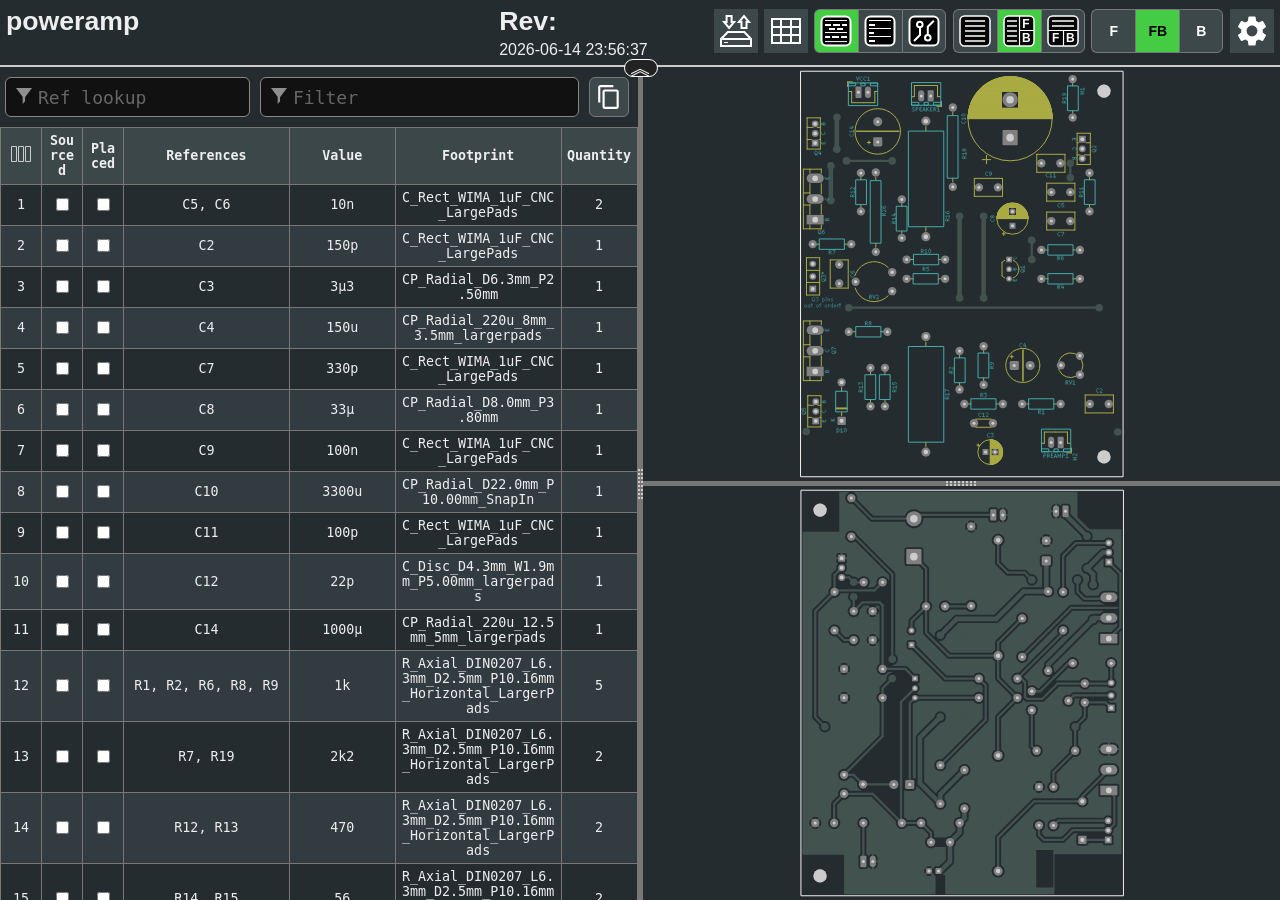
<file: bom_htmls/guitar_amp_discrete/poweramp.html>
<!DOCTYPE html>
<html lang="en">

<head>
  <meta charset="UTF-8">
  <meta name="viewport" content="width=device-width, initial-scale=1.0">
  <title>Interactive BOM for KiCAD</title>
  <style type="text/css">
:root {
  --pcb-edge-color: black;
  --pad-color: #878787;
  --pad-hole-color: #CCCCCC;
  --pad-color-highlight: #D04040;
  --pad-color-highlight-both: #D0D040;
  --pad-color-highlight-marked: #44a344;
  --pin1-outline-color: #ffb629;
  --pin1-outline-color-highlight: #ffb629;
  --pin1-outline-color-highlight-both: #fcbb39;
  --pin1-outline-color-highlight-marked: #fdbe41;
  --silkscreen-edge-color: #aa4;
  --silkscreen-polygon-color: #4aa;
  --silkscreen-text-color: #4aa;
  --fabrication-edge-color: #907651;
  --fabrication-polygon-color: #907651;
  --fabrication-text-color: #a27c24;
  --track-color: #def5f1;
  --track-color-highlight: #D04040;
  --zone-color: #def5f1;
  --zone-color-highlight: #d0404080;
}

html,
body {
  margin: 0px;
  height: 100%;
  font-family: Verdana, sans-serif;
}

.dark.topmostdiv {
  --pcb-edge-color: #eee;
  --pad-color: #808080;
  --pin1-outline-color: #ffa800;
  --pin1-outline-color-highlight: #ccff00;
  --track-color: #42524f;
  --zone-color: #42524f;
  background-color: #252c30;
  color: #eee;
}

button {
  background-color: #eee;
  border: 1px solid #888;
  color: black;
  height: 44px;
  width: 44px;
  text-align: center;
  text-decoration: none;
  display: inline-block;
  font-size: 14px;
  font-weight: bolder;
}

.dark button {
  /* This will be inverted */
  background-color: #c3b7b5;
}

button.depressed {
  background-color: #0a0;
  color: white;
}

.dark button.depressed {
  /* This will be inverted */
  background-color: #b3b;
}

button:focus {
  outline: 0;
}

button#tb-btn {
  background-image: url("data:image/svg+xml,%3Csvg xmlns='http://www.w3.org/2000/svg' viewBox='0 0 8.47 8.47'%3E%3Crect transform='translate(0 -288.53)' ry='1.17' y='288.8' x='.27' height='7.94' width='7.94' fill='%23f9f9f9'/%3E%3Cg transform='translate(0 -288.53)'%3E%3Crect width='7.94' height='7.94' x='.27' y='288.8' ry='1.17' fill='none' stroke='%23000' stroke-width='.4' stroke-linejoin='round'/%3E%3Cpath d='M1.32 290.12h5.82M1.32 291.45h5.82' fill='none' stroke='%23000' stroke-width='.4'/%3E%3Cpath d='M4.37 292.5v4.23M.26 292.63H8.2' fill='none' stroke='%23000' stroke-width='.3'/%3E%3Ctext font-weight='700' font-size='3.17' font-family='sans-serif'%3E%3Ctspan x='1.35' y='295.73'%3EF%3C/tspan%3E%3Ctspan x='5.03' y='295.68'%3EB%3C/tspan%3E%3C/text%3E%3C/g%3E%3C/svg%3E%0A");
}

button#lr-btn {
  background-image: url("data:image/svg+xml,%3Csvg xmlns='http://www.w3.org/2000/svg' viewBox='0 0 8.47 8.47'%3E%3Crect transform='translate(0 -288.53)' ry='1.17' y='288.8' x='.27' height='7.94' width='7.94' fill='%23f9f9f9'/%3E%3Cg transform='translate(0 -288.53)'%3E%3Crect width='7.94' height='7.94' x='.27' y='288.8' ry='1.17' fill='none' stroke='%23000' stroke-width='.4' stroke-linejoin='round'/%3E%3Cpath d='M1.06 290.12H3.7m-2.64 1.33H3.7m-2.64 1.32H3.7m-2.64 1.3H3.7m-2.64 1.33H3.7' fill='none' stroke='%23000' stroke-width='.4'/%3E%3Cpath d='M4.37 288.8v7.94m0-4.11h3.96' fill='none' stroke='%23000' stroke-width='.3'/%3E%3Ctext font-weight='700' font-size='3.17' font-family='sans-serif'%3E%3Ctspan x='5.11' y='291.96'%3EF%3C/tspan%3E%3Ctspan x='5.03' y='295.68'%3EB%3C/tspan%3E%3C/text%3E%3C/g%3E%3C/svg%3E%0A");
}

button#bom-btn {
  background-image: url("data:image/svg+xml,%3Csvg xmlns='http://www.w3.org/2000/svg' viewBox='0 0 8.47 8.47'%3E%3Crect transform='translate(0 -288.53)' ry='1.17' y='288.8' x='.27' height='7.94' width='7.94' fill='%23f9f9f9'/%3E%3Cg transform='translate(0 -288.53)' fill='none' stroke='%23000' stroke-width='.4'%3E%3Crect width='7.94' height='7.94' x='.27' y='288.8' ry='1.17' stroke-linejoin='round'/%3E%3Cpath d='M1.59 290.12h5.29M1.59 291.45h5.33M1.59 292.75h5.33M1.59 294.09h5.33M1.59 295.41h5.33'/%3E%3C/g%3E%3C/svg%3E");
}

button#bom-grouped-btn {
  background-image: url("data:image/svg+xml,%3Csvg xmlns='http://www.w3.org/2000/svg' width='32' height='32'%3E%3Cg stroke='%23000' stroke-linejoin='round' class='layer'%3E%3Crect width='29' height='29' x='1.5' y='1.5' stroke-width='2' fill='%23fff' rx='5' ry='5'/%3E%3Cpath stroke-linecap='square' stroke-width='2' d='M6 10h4m4 0h5m4 0h3M6.1 22h3m3.9 0h5m4 0h4m-16-8h4m4 0h4'/%3E%3Cpath stroke-linecap='null' d='M5 17.5h22M5 26.6h22M5 5.5h22'/%3E%3C/g%3E%3C/svg%3E");
}

button#bom-ungrouped-btn {
  background-image: url("data:image/svg+xml,%3Csvg xmlns='http://www.w3.org/2000/svg' width='32' height='32'%3E%3Cg stroke='%23000' stroke-linejoin='round' class='layer'%3E%3Crect width='29' height='29' x='1.5' y='1.5' stroke-width='2' fill='%23fff' rx='5' ry='5'/%3E%3Cpath stroke-linecap='square' stroke-width='2' d='M6 10h4m-4 8h3m-3 8h4'/%3E%3Cpath stroke-linecap='null' d='M5 13.5h22m-22 8h22M5 5.5h22'/%3E%3C/g%3E%3C/svg%3E");
}

button#bom-netlist-btn {
  background-image: url("data:image/svg+xml,%3Csvg xmlns='http://www.w3.org/2000/svg' width='32' height='32'%3E%3Cg fill='none' stroke='%23000' class='layer'%3E%3Crect width='29' height='29' x='1.5' y='1.5' stroke-width='2' fill='%23fff' rx='5' ry='5'/%3E%3Cpath stroke-width='2' d='M6 26l6-6v-8m13.8-6.3l-6 6v8'/%3E%3Ccircle cx='11.8' cy='9.5' r='2.8' stroke-width='2'/%3E%3Ccircle cx='19.8' cy='22.8' r='2.8' stroke-width='2'/%3E%3C/g%3E%3C/svg%3E");
}

button#copy {
  background-image: url("data:image/svg+xml,%3Csvg height='48' viewBox='0 0 48 48' width='48' xmlns='http://www.w3.org/2000/svg'%3E%3Cpath d='M0 0h48v48h-48z' fill='none'/%3E%3Cpath d='M32 2h-24c-2.21 0-4 1.79-4 4v28h4v-28h24v-4zm6 8h-22c-2.21 0-4 1.79-4 4v28c0 2.21 1.79 4 4 4h22c2.21 0 4-1.79 4-4v-28c0-2.21-1.79-4-4-4zm0 32h-22v-28h22v28z'/%3E%3C/svg%3E");
  background-position: 6px 6px;
  background-repeat: no-repeat;
  background-size: 26px 26px;
  border-radius: 6px;
  height: 40px;
  width: 40px;
  margin: 10px 5px;
}

button#copy:active {
  box-shadow: inset 0px 0px 5px #6c6c6c;
}

textarea.clipboard-temp {
  position: fixed;
  top: 0;
  left: 0;
  width: 2em;
  height: 2em;
  padding: 0;
  border: None;
  outline: None;
  box-shadow: None;
  background: transparent;
}

.left-most-button {
  border-right: 0;
  border-top-left-radius: 6px;
  border-bottom-left-radius: 6px;
}

.middle-button {
  border-right: 0;
}

.right-most-button {
  border-top-right-radius: 6px;
  border-bottom-right-radius: 6px;
}

.button-container {
  font-size: 0;
  margin: 0.4rem 0.4rem 0.4rem 0;
}

.dark .button-container {
  filter: invert(1);
}

.button-container button {
  background-size: 32px 32px;
  background-position: 5px 5px;
  background-repeat: no-repeat;
}

@media print {
  .hideonprint {
    display: none;
  }
}

canvas {
  cursor: crosshair;
}

canvas:active {
  cursor: grabbing;
}

.fileinfo {
  width: 100%;
  max-width: 1000px;
  border: none;
  padding: 3px;
}

.fileinfo .title {
  font-size: 20pt;
  font-weight: bold;
}

.fileinfo td {
  overflow: hidden;
  white-space: nowrap;
  max-width: 1px;
  width: 50%;
  text-overflow: ellipsis;
}

.bom {
  border-collapse: collapse;
  font-family: Consolas, "DejaVu Sans Mono", Monaco, monospace;
  font-size: 10pt;
  table-layout: fixed;
  width: 100%;
  margin-top: 1px;
  position: relative;
}

.bom th,
.bom td {
  border: 1px solid black;
  padding: 5px;
  word-wrap: break-word;
  text-align: center;
  position: relative;
}

.dark .bom th,
.dark .bom td {
  border: 1px solid #777;
}

.bom th {
  background-color: #CCCCCC;
  background-clip: padding-box;
}

.dark .bom th {
  background-color: #3b4749;
}

.bom tr.highlighted:nth-child(n) {
  background-color: #cfc;
}

.dark .bom tr.highlighted:nth-child(n) {
  background-color: #226022;
}

.bom tr:nth-child(even) {
  background-color: #f2f2f2;
}

.dark .bom tr:nth-child(even) {
  background-color: #313b40;
}

.bom tr.checked {
  color: #1cb53d;
}

.dark .bom tr.checked {
  color: #2cce54;
}

.bom tr {
  transition: background-color 0.2s;
}

.bom .numCol {
  width: 30px;
}

.bom .value {
  width: 15%;
}

.bom .quantity {
  width: 65px;
}

.bom th .sortmark {
  position: absolute;
  right: 1px;
  top: 1px;
  margin-top: -5px;
  border-width: 5px;
  border-style: solid;
  border-color: transparent transparent #221 transparent;
  transform-origin: 50% 85%;
  transition: opacity 0.2s, transform 0.4s;
}

.dark .bom th .sortmark {
  filter: invert(1);
}

.bom th .sortmark.none {
  opacity: 0;
}

.bom th .sortmark.desc {
  transform: rotate(180deg);
}

.bom th:hover .sortmark.none {
  opacity: 0.5;
}

.bom .bom-checkbox {
  width: 30px;
  position: relative;
  user-select: none;
  -moz-user-select: none;
}

.bom .bom-checkbox:before {
  content: "";
  position: absolute;
  border-width: 15px;
  border-style: solid;
  border-color: #51829f transparent transparent transparent;
  visibility: hidden;
  top: -15px;
}

.bom .bom-checkbox:after {
  content: "Double click to set/unset all";
  position: absolute;
  color: white;
  top: -35px;
  left: -26px;
  background: #51829f;
  padding: 5px 15px;
  border-radius: 8px;
  white-space: nowrap;
  visibility: hidden;
}

.bom .bom-checkbox:hover:before,
.bom .bom-checkbox:hover:after {
  visibility: visible;
  transition: visibility 0.2s linear 1s;
}

.split {
  -webkit-box-sizing: border-box;
  -moz-box-sizing: border-box;
  box-sizing: border-box;
  overflow-y: auto;
  overflow-x: hidden;
  background-color: inherit;
}

.split.split-horizontal,
.gutter.gutter-horizontal {
  height: 100%;
  float: left;
}

.gutter {
  background-color: #ddd;
  background-repeat: no-repeat;
  background-position: 50%;
  transition: background-color 0.3s;
}

.dark .gutter {
  background-color: #777;
}

.gutter.gutter-horizontal {
  background-image: url('[data-uri]');
  cursor: ew-resize;
  width: 5px;
}

.gutter.gutter-vertical {
  background-image: url('[data-uri]');
  cursor: ns-resize;
  height: 5px;
}

.searchbox {
  float: left;
  height: 40px;
  margin: 10px 5px;
  padding: 12px 32px;
  font-family: Consolas, "DejaVu Sans Mono", Monaco, monospace;
  font-size: 18px;
  box-sizing: border-box;
  border: 1px solid #888;
  border-radius: 6px;
  outline: none;
  background-color: #eee;
  transition: background-color 0.2s, border 0.2s;
  background-image: url('[data-uri]');
  background-position: 10px 10px;
  background-repeat: no-repeat;
}

.dark .searchbox {
  background-color: #111;
  color: #eee;
}

.searchbox::placeholder {
  color: #ccc;
}

.dark .searchbox::placeholder {
  color: #666;
}

.filter {
  width: calc(60% - 64px);
}

.reflookup {
  width: calc(40% - 10px);
}

input[type=text]:focus {
  background-color: white;
  border: 1px solid #333;
}

.dark input[type=text]:focus {
  background-color: #333;
  border: 1px solid #ccc;
}

mark.highlight {
  background-color: #5050ff;
  color: #fff;
  padding: 2px;
  border-radius: 6px;
}

.dark mark.highlight {
  background-color: #76a6da;
  color: #111;
}

.menubtn {
  background-color: white;
  border: none;
  background-image: url("data:image/svg+xml,%3Csvg xmlns='http://www.w3.org/2000/svg' width='36' height='36' viewBox='0 0 20 20'%3E%3Cpath fill='none' d='M0 0h20v20H0V0z'/%3E%3Cpath d='M15.95 10.78c.03-.25.05-.51.05-.78s-.02-.53-.06-.78l1.69-1.32c.15-.12.19-.34.1-.51l-1.6-2.77c-.1-.18-.31-.24-.49-.18l-1.99.8c-.42-.32-.86-.58-1.35-.78L12 2.34c-.03-.2-.2-.34-.4-.34H8.4c-.2 0-.36.14-.39.34l-.3 2.12c-.49.2-.94.47-1.35.78l-1.99-.8c-.18-.07-.39 0-.49.18l-1.6 2.77c-.1.18-.06.39.1.51l1.69 1.32c-.04.25-.07.52-.07.78s.02.53.06.78L2.37 12.1c-.15.12-.19.34-.1.51l1.6 2.77c.1.18.31.24.49.18l1.99-.8c.42.32.86.58 1.35.78l.3 2.12c.04.2.2.34.4.34h3.2c.2 0 .37-.14.39-.34l.3-2.12c.49-.2.94-.47 1.35-.78l1.99.8c.18.07.39 0 .49-.18l1.6-2.77c.1-.18.06-.39-.1-.51l-1.67-1.32zM10 13c-1.65 0-3-1.35-3-3s1.35-3 3-3 3 1.35 3 3-1.35 3-3 3z'/%3E%3C/svg%3E%0A");
  background-position: center;
  background-repeat: no-repeat;
}

.statsbtn {
  background-color: white;
  border: none;
  background-image: url("data:image/svg+xml,%3Csvg width='36' height='36' xmlns='http://www.w3.org/2000/svg'%3E%3Cpath d='M4 6h28v24H4V6zm0 8h28v8H4m9-16v24h10V5.8' fill='none' stroke='%23000' stroke-width='2'/%3E%3C/svg%3E");
  background-position: center;
  background-repeat: no-repeat;
}

.iobtn {
  background-color: white;
  border: none;
  background-image: url("data:image/svg+xml,%3Csvg xmlns='http://www.w3.org/2000/svg' width='36' height='36'%3E%3Cpath fill='none' stroke='%23000' stroke-width='2' d='M3 33v-7l6.8-7h16.5l6.7 7v7H3zM3.2 26H33M21 9l5-5.9 5 6h-2.5V15h-5V9H21zm-4.9 0l-5 6-5-6h2.5V3h5v6h2.5z'/%3E%3Cpath fill='none' stroke='%23000' d='M6.1 29.5H10'/%3E%3C/svg%3E");
  background-position: center;
  background-repeat: no-repeat;
}

.visbtn {
  background-image: url("data:image/svg+xml,%3Csvg xmlns='http://www.w3.org/2000/svg' width='24' height='24'%3E%3Cpath fill='none' stroke='%23333' d='M2.5 4.5h5v15h-5zM9.5 4.5h5v15h-5zM16.5 4.5h5v15h-5z'/%3E%3C/svg%3E");
  background-position: center;
  background-repeat: no-repeat;
  padding: 15px;
}

#vismenu-content {
  left: 0px;
  font-family: Verdana, sans-serif;
}

.dark .statsbtn,
.dark .savebtn,
.dark .menubtn,
.dark .iobtn,
.dark .visbtn {
  filter: invert(1);
}

.flexbox {
  display: flex;
  align-items: center;
  justify-content: space-between;
  width: 100%;
}

.savebtn {
  background-color: #d6d6d6;
  width: auto;
  height: 30px;
  flex-grow: 1;
  margin: 5px;
  border-radius: 4px;
}

.savebtn:active {
  background-color: #0a0;
  color: white;
}

.dark .savebtn:active {
  /* This will be inverted */
  background-color: #b3b;
}

.stats {
  border-collapse: collapse;
  font-size: 12pt;
  table-layout: fixed;
  width: 100%;
  min-width: 450px;
}

.dark .stats td {
  border: 1px solid #bbb;
}

.stats td {
  border: 1px solid black;
  padding: 5px;
  word-wrap: break-word;
  text-align: center;
  position: relative;
}

#checkbox-stats div {
  position: absolute;
  left: 0;
  top: 0;
  height: 100%;
  width: 100%;
  display: flex;
  align-items: center;
  justify-content: center;
}

#checkbox-stats .bar {
  background-color: rgba(28, 251, 0, 0.6);
}

.menu {
  position: relative;
  display: inline-block;
  margin: 0.4rem 0.4rem 0.4rem 0;
}

.menu-content {
  font-size: 12pt !important;
  text-align: left !important;
  font-weight: normal !important;
  display: none;
  position: absolute;
  background-color: white;
  right: 0;
  min-width: 300px;
  box-shadow: 0px 8px 16px 0px rgba(0, 0, 0, 0.2);
  z-index: 100;
  padding: 8px;
}

.dark .menu-content {
  background-color: #111;
}

.menu:hover .menu-content {
  display: block;
}

.menu:hover .menubtn,
.menu:hover .iobtn,
.menu:hover .statsbtn {
  background-color: #eee;
}

.menu-label {
  display: inline-block;
  padding: 8px;
  border: 1px solid #ccc;
  border-top: 0;
  width: calc(100% - 18px);
}

.menu-label-top {
  border-top: 1px solid #ccc;
}

.menu-textbox {
  float: left;
  height: 24px;
  margin: 10px 5px;
  padding: 5px 5px;
  font-family: Consolas, "DejaVu Sans Mono", Monaco, monospace;
  font-size: 14px;
  box-sizing: border-box;
  border: 1px solid #888;
  border-radius: 4px;
  outline: none;
  background-color: #eee;
  transition: background-color 0.2s, border 0.2s;
  width: calc(100% - 10px);
}

.menu-textbox.invalid,
.dark .menu-textbox.invalid {
  color: red;
}

.dark .menu-textbox {
  background-color: #222;
  color: #eee;
}

.radio-container {
  margin: 4px;
}

.topmostdiv {
  display: flex;
  flex-direction: column;
  width: 100%;
  background-color: white;
  transition: background-color 0.3s;
  min-height: 100%;
}

#top {
  display: flex;
  flex-wrap: wrap;
  justify-content: flex-end;
  align-items: center;
}

#topdivider {
  border-bottom: 2px solid black;
  display: flex;
  justify-content: center;
  align-items: center;
}

.dark #topdivider {
  border-bottom: 2px solid #ccc;
}

#topdivider>div {
  position: relative;
}

#toptoggle {
  cursor: pointer;
  user-select: none;
  position: absolute;
  padding: 0.1rem 0.3rem;
  top: -0.4rem;
  left: -1rem;
  font-size: 1.4rem;
  line-height: 60%;
  border: 1px solid black;
  border-radius: 1rem;
  background-color: #fff;
  z-index: 100;
}

.flipped {
  transform: rotate(0.5turn);
}

.dark #toptoggle {
  border: 1px solid #fff;
  background-color: #222;
}

#fileinfodiv {
  flex: 20rem 1 0;
  overflow: auto;
}

#bomcontrols {
  display: flex;
  flex-direction: row-reverse;
}

#bomcontrols>* {
  flex-shrink: 0;
}

#dbg {
  display: block;
}

::-webkit-scrollbar {
  width: 8px;
}

::-webkit-scrollbar-track {
  background: #aaa;
}

::-webkit-scrollbar-thumb {
  background: #666;
  border-radius: 3px;
}

::-webkit-scrollbar-thumb:hover {
  background: #555;
}

.slider {
  -webkit-appearance: none;
  width: 100%;
  margin: 3px 0;
  padding: 0;
  outline: none;
  opacity: 0.7;
  -webkit-transition: .2s;
  transition: opacity .2s;
  border-radius: 3px;
}

.slider:hover {
  opacity: 1;
}

.slider:focus {
  outline: none;
}

.slider::-webkit-slider-runnable-track {
  -webkit-appearance: none;
  width: 100%;
  height: 8px;
  background: #d3d3d3;
  border-radius: 3px;
  border: none;
}

.slider::-webkit-slider-thumb {
  -webkit-appearance: none;
  width: 15px;
  height: 15px;
  border-radius: 50%;
  background: #0a0;
  cursor: pointer;
  margin-top: -4px;
}

.dark .slider::-webkit-slider-thumb {
  background: #3d3;
}

.slider::-moz-range-thumb {
  width: 15px;
  height: 15px;
  border-radius: 50%;
  background: #0a0;
  cursor: pointer;
}

.slider::-moz-range-track {
  height: 8px;
  background: #d3d3d3;
  border-radius: 3px;
}

.dark .slider::-moz-range-thumb {
  background: #3d3;
}

.slider::-ms-track {
  width: 100%;
  height: 8px;
  border-width: 3px 0;
  background: transparent;
  border-color: transparent;
  color: transparent;
  transition: opacity .2s;
}

.slider::-ms-fill-lower {
  background: #d3d3d3;
  border: none;
  border-radius: 3px;
}

.slider::-ms-fill-upper {
  background: #d3d3d3;
  border: none;
  border-radius: 3px;
}

.slider::-ms-thumb {
  width: 15px;
  height: 15px;
  border-radius: 50%;
  background: #0a0;
  cursor: pointer;
  margin: 0;
}

.shameless-plug {
  font-size: 0.8em;
  text-align: center;
  display: block;
}

a {
  color: #0278a4;
}

.dark a {
  color: #00b9fd;
}

#frontcanvas,
#backcanvas {
  touch-action: none;
}

.placeholder {
  border: 1px dashed #9f9fda !important;
  background-color: #edf2f7 !important;
}

.dragging {
  z-index: 999;
}

.dark .dragging>table>tbody>tr {
  background-color: #252c30;
}

.dark .placeholder {
  filter: invert(1);
}

.column-spacer {
  top: 0;
  left: 0;
  width: calc(100% - 4px);
  position: absolute;
  cursor: pointer;
  user-select: none;
  height: 100%;
}

.column-width-handle {
  top: 0;
  right: 0;
  width: 4px;
  position: absolute;
  cursor: col-resize;
  user-select: none;
  height: 100%;
}

.column-width-handle:hover {
  background-color: #4f99bd;
}

.help-link {
  border: 1px solid #0278a4;
  padding-inline: 0.3rem;
  border-radius: 3px;
  cursor: pointer;
}

.dark .help-link {
  border: 1px solid #00b9fd;
}

.bom-color {
  width: 20%;
}

.color-column input {
  width: 1.6rem;
  height: 1rem;
  border: 1px solid black;
  cursor: pointer;
  padding: 0;
}

/* removes default styling from input color element */
::-webkit-color-swatch {
  border: none;
}

::-webkit-color-swatch-wrapper {
  padding: 0;
}

::-moz-color-swatch,
::-moz-focus-inner {
  border: none;
}

::-moz-focus-inner {
  padding: 0;
}

  </style>
  <script type="text/javascript" >
///////////////////////////////////////////////
/*
  Split.js - v1.3.5
  MIT License
  https://github.com/nathancahill/Split.js
*/
!function(e,t){"object"==typeof exports&&"undefined"!=typeof module?module.exports=t():"function"==typeof define&&define.amd?define(t):e.Split=t()}(this,function(){"use strict";var e=window,t=e.document,n="addEventListener",i="removeEventListener",r="getBoundingClientRect",s=function(){return!1},o=e.attachEvent&&!e[n],a=["","-webkit-","-moz-","-o-"].filter(function(e){var n=t.createElement("div");return n.style.cssText="width:"+e+"calc(9px)",!!n.style.length}).shift()+"calc",l=function(e){return"string"==typeof e||e instanceof String?t.querySelector(e):e};return function(u,c){function z(e,t,n){var i=A(y,t,n);Object.keys(i).forEach(function(t){return e.style[t]=i[t]})}function h(e,t){var n=B(y,t);Object.keys(n).forEach(function(t){return e.style[t]=n[t]})}function f(e){var t=E[this.a],n=E[this.b],i=t.size+n.size;t.size=e/this.size*i,n.size=i-e/this.size*i,z(t.element,t.size,this.aGutterSize),z(n.element,n.size,this.bGutterSize)}function m(e){var t;this.dragging&&((t="touches"in e?e.touches[0][b]-this.start:e[b]-this.start)<=E[this.a].minSize+M+this.aGutterSize?t=E[this.a].minSize+this.aGutterSize:t>=this.size-(E[this.b].minSize+M+this.bGutterSize)&&(t=this.size-(E[this.b].minSize+this.bGutterSize)),f.call(this,t),c.onDrag&&c.onDrag())}function g(){var e=E[this.a].element,t=E[this.b].element;this.size=e[r]()[y]+t[r]()[y]+this.aGutterSize+this.bGutterSize,this.start=e[r]()[G]}function d(){var t=this,n=E[t.a].element,r=E[t.b].element;t.dragging&&c.onDragEnd&&c.onDragEnd(),t.dragging=!1,e[i]("mouseup",t.stop),e[i]("touchend",t.stop),e[i]("touchcancel",t.stop),t.parent[i]("mousemove",t.move),t.parent[i]("touchmove",t.move),delete t.stop,delete t.move,n[i]("selectstart",s),n[i]("dragstart",s),r[i]("selectstart",s),r[i]("dragstart",s),n.style.userSelect="",n.style.webkitUserSelect="",n.style.MozUserSelect="",n.style.pointerEvents="",r.style.userSelect="",r.style.webkitUserSelect="",r.style.MozUserSelect="",r.style.pointerEvents="",t.gutter.style.cursor="",t.parent.style.cursor=""}function S(t){var i=this,r=E[i.a].element,o=E[i.b].element;!i.dragging&&c.onDragStart&&c.onDragStart(),t.preventDefault(),i.dragging=!0,i.move=m.bind(i),i.stop=d.bind(i),e[n]("mouseup",i.stop),e[n]("touchend",i.stop),e[n]("touchcancel",i.stop),i.parent[n]("mousemove",i.move),i.parent[n]("touchmove",i.move),r[n]("selectstart",s),r[n]("dragstart",s),o[n]("selectstart",s),o[n]("dragstart",s),r.style.userSelect="none",r.style.webkitUserSelect="none",r.style.MozUserSelect="none",r.style.pointerEvents="none",o.style.userSelect="none",o.style.webkitUserSelect="none",o.style.MozUserSelect="none",o.style.pointerEvents="none",i.gutter.style.cursor=j,i.parent.style.cursor=j,g.call(i)}function v(e){e.forEach(function(t,n){if(n>0){var i=F[n-1],r=E[i.a],s=E[i.b];r.size=e[n-1],s.size=t,z(r.element,r.size,i.aGutterSize),z(s.element,s.size,i.bGutterSize)}})}function p(){F.forEach(function(e){e.parent.removeChild(e.gutter),E[e.a].element.style[y]="",E[e.b].element.style[y]=""})}void 0===c&&(c={});var y,b,G,E,w=l(u[0]).parentNode,D=e.getComputedStyle(w).flexDirection,U=c.sizes||u.map(function(){return 100/u.length}),k=void 0!==c.minSize?c.minSize:100,x=Array.isArray(k)?k:u.map(function(){return k}),L=void 0!==c.gutterSize?c.gutterSize:10,M=void 0!==c.snapOffset?c.snapOffset:30,O=c.direction||"horizontal",j=c.cursor||("horizontal"===O?"ew-resize":"ns-resize"),C=c.gutter||function(e,n){var i=t.createElement("div");return i.className="gutter gutter-"+n,i},A=c.elementStyle||function(e,t,n){var i={};return"string"==typeof t||t instanceof String?i[e]=t:i[e]=o?t+"%":a+"("+t+"% - "+n+"px)",i},B=c.gutterStyle||function(e,t){return n={},n[e]=t+"px",n;var n};"horizontal"===O?(y="width","clientWidth",b="clientX",G="left","paddingLeft"):"vertical"===O&&(y="height","clientHeight",b="clientY",G="top","paddingTop");var F=[];return E=u.map(function(e,t){var i,s={element:l(e),size:U[t],minSize:x[t]};if(t>0&&(i={a:t-1,b:t,dragging:!1,isFirst:1===t,isLast:t===u.length-1,direction:O,parent:w},i.aGutterSize=L,i.bGutterSize=L,i.isFirst&&(i.aGutterSize=L/2),i.isLast&&(i.bGutterSize=L/2),"row-reverse"===D||"column-reverse"===D)){var a=i.a;i.a=i.b,i.b=a}if(!o&&t>0){var c=C(t,O);h(c,L),c[n]("mousedown",S.bind(i)),c[n]("touchstart",S.bind(i)),w.insertBefore(c,s.element),i.gutter=c}0===t||t===u.length-1?z(s.element,s.size,L/2):z(s.element,s.size,L);var f=s.element[r]()[y];return f<s.minSize&&(s.minSize=f),t>0&&F.push(i),s}),o?{setSizes:v,destroy:p}:{setSizes:v,getSizes:function(){return E.map(function(e){return e.size})},collapse:function(e){if(e===F.length){var t=F[e-1];g.call(t),o||f.call(t,t.size-t.bGutterSize)}else{var n=F[e];g.call(n),o||f.call(n,n.aGutterSize)}},destroy:p}}});

///////////////////////////////////////////////

///////////////////////////////////////////////
// Copyright (c) 2013 Pieroxy <pieroxy@pieroxy.net>
// This work is free. You can redistribute it and/or modify it
// under the terms of the WTFPL, Version 2
// For more information see LICENSE.txt or http://www.wtfpl.net/
//
// For more information, the home page:
// http://pieroxy.net/blog/pages/lz-string/testing.html
//
// LZ-based compression algorithm, version 1.4.4
var LZString=function(){var o=String.fromCharCode,i={};var n={decompressFromBase64:function(o){return null==o?"":""==o?null:n._decompress(o.length,32,function(n){return function(o,n){if(!i[o]){i[o]={};for(var t=0;t<o.length;t++)i[o][o.charAt(t)]=t}return i[o][n]}("ABCDEFGHIJKLMNOPQRSTUVWXYZabcdefghijklmnopqrstuvwxyz0123456789+/=",o.charAt(n))})},_decompress:function(i,n,t){var r,e,a,s,p,u,l,f=[],c=4,d=4,h=3,v="",g=[],m={val:t(0),position:n,index:1};for(r=0;r<3;r+=1)f[r]=r;for(a=0,p=Math.pow(2,2),u=1;u!=p;)s=m.val&m.position,m.position>>=1,0==m.position&&(m.position=n,m.val=t(m.index++)),a|=(s>0?1:0)*u,u<<=1;switch(a){case 0:for(a=0,p=Math.pow(2,8),u=1;u!=p;)s=m.val&m.position,m.position>>=1,0==m.position&&(m.position=n,m.val=t(m.index++)),a|=(s>0?1:0)*u,u<<=1;l=o(a);break;case 1:for(a=0,p=Math.pow(2,16),u=1;u!=p;)s=m.val&m.position,m.position>>=1,0==m.position&&(m.position=n,m.val=t(m.index++)),a|=(s>0?1:0)*u,u<<=1;l=o(a);break;case 2:return""}for(f[3]=l,e=l,g.push(l);;){if(m.index>i)return"";for(a=0,p=Math.pow(2,h),u=1;u!=p;)s=m.val&m.position,m.position>>=1,0==m.position&&(m.position=n,m.val=t(m.index++)),a|=(s>0?1:0)*u,u<<=1;switch(l=a){case 0:for(a=0,p=Math.pow(2,8),u=1;u!=p;)s=m.val&m.position,m.position>>=1,0==m.position&&(m.position=n,m.val=t(m.index++)),a|=(s>0?1:0)*u,u<<=1;f[d++]=o(a),l=d-1,c--;break;case 1:for(a=0,p=Math.pow(2,16),u=1;u!=p;)s=m.val&m.position,m.position>>=1,0==m.position&&(m.position=n,m.val=t(m.index++)),a|=(s>0?1:0)*u,u<<=1;f[d++]=o(a),l=d-1,c--;break;case 2:return g.join("")}if(0==c&&(c=Math.pow(2,h),h++),f[l])v=f[l];else{if(l!==d)return null;v=e+e.charAt(0)}g.push(v),f[d++]=e+v.charAt(0),e=v,0==--c&&(c=Math.pow(2,h),h++)}}};return n}();"function"==typeof define&&define.amd?define(function(){return LZString}):"undefined"!=typeof module&&null!=module?module.exports=LZString:"undefined"!=typeof angular&&null!=angular&&angular.module("LZString",[]).factory("LZString",function(){return LZString});
///////////////////////////////////////////////

///////////////////////////////////////////////
/*!
 * PEP v0.4.3 | https://github.com/jquery/PEP
 * Copyright jQuery Foundation and other contributors | http://jquery.org/license
 */
!function(a,b){"object"==typeof exports&&"undefined"!=typeof module?module.exports=b():"function"==typeof define&&define.amd?define(b):a.PointerEventsPolyfill=b()}(this,function(){"use strict";function a(a,b){b=b||Object.create(null);var c=document.createEvent("Event");c.initEvent(a,b.bubbles||!1,b.cancelable||!1);
for(var d,e=2;e<m.length;e++)d=m[e],c[d]=b[d]||n[e];c.buttons=b.buttons||0;
var f=0;return f=b.pressure&&c.buttons?b.pressure:c.buttons?.5:0,c.x=c.clientX,c.y=c.clientY,c.pointerId=b.pointerId||0,c.width=b.width||0,c.height=b.height||0,c.pressure=f,c.tiltX=b.tiltX||0,c.tiltY=b.tiltY||0,c.twist=b.twist||0,c.tangentialPressure=b.tangentialPressure||0,c.pointerType=b.pointerType||"",c.hwTimestamp=b.hwTimestamp||0,c.isPrimary=b.isPrimary||!1,c}function b(){this.array=[],this.size=0}function c(a,b,c,d){this.addCallback=a.bind(d),this.removeCallback=b.bind(d),this.changedCallback=c.bind(d),A&&(this.observer=new A(this.mutationWatcher.bind(this)))}function d(a){return"body /shadow-deep/ "+e(a)}function e(a){return'[touch-action="'+a+'"]'}function f(a){return"{ -ms-touch-action: "+a+"; touch-action: "+a+"; }"}function g(){if(F){D.forEach(function(a){String(a)===a?(E+=e(a)+f(a)+"\n",G&&(E+=d(a)+f(a)+"\n")):(E+=a.selectors.map(e)+f(a.rule)+"\n",G&&(E+=a.selectors.map(d)+f(a.rule)+"\n"))});var a=document.createElement("style");a.textContent=E,document.head.appendChild(a)}}function h(){if(!window.PointerEvent){if(window.PointerEvent=a,window.navigator.msPointerEnabled){var b=window.navigator.msMaxTouchPoints;Object.defineProperty(window.navigator,"maxTouchPoints",{value:b,enumerable:!0}),u.registerSource("ms",_)}else Object.defineProperty(window.navigator,"maxTouchPoints",{value:0,enumerable:!0}),u.registerSource("mouse",N),void 0!==window.ontouchstart&&u.registerSource("touch",V);u.register(document)}}function i(a){if(!u.pointermap.has(a)){var b=new Error("InvalidPointerId");throw b.name="InvalidPointerId",b}}function j(a){for(var b=a.parentNode;b&&b!==a.ownerDocument;)b=b.parentNode;if(!b){var c=new Error("InvalidStateError");throw c.name="InvalidStateError",c}}function k(a){var b=u.pointermap.get(a);return 0!==b.buttons}function l(){window.Element&&!Element.prototype.setPointerCapture&&Object.defineProperties(Element.prototype,{setPointerCapture:{value:W},releasePointerCapture:{value:X},hasPointerCapture:{value:Y}})}
var m=["bubbles","cancelable","view","detail","screenX","screenY","clientX","clientY","ctrlKey","altKey","shiftKey","metaKey","button","relatedTarget","pageX","pageY"],n=[!1,!1,null,null,0,0,0,0,!1,!1,!1,!1,0,null,0,0],o=window.Map&&window.Map.prototype.forEach,p=o?Map:b;b.prototype={set:function(a,b){return void 0===b?this["delete"](a):(this.has(a)||this.size++,void(this.array[a]=b))},has:function(a){return void 0!==this.array[a]},"delete":function(a){this.has(a)&&(delete this.array[a],this.size--)},get:function(a){return this.array[a]},clear:function(){this.array.length=0,this.size=0},forEach:function(a,b){return this.array.forEach(function(c,d){a.call(b,c,d,this)},this)}};var q=["bubbles","cancelable","view","detail","screenX","screenY","clientX","clientY","ctrlKey","altKey","shiftKey","metaKey","button","relatedTarget","buttons","pointerId","width","height","pressure","tiltX","tiltY","pointerType","hwTimestamp","isPrimary","type","target","currentTarget","which","pageX","pageY","timeStamp"],r=[!1,!1,null,null,0,0,0,0,!1,!1,!1,!1,0,null,0,0,0,0,0,0,0,"",0,!1,"",null,null,0,0,0,0],s={pointerover:1,pointerout:1,pointerenter:1,pointerleave:1},t="undefined"!=typeof SVGElementInstance,u={pointermap:new p,eventMap:Object.create(null),captureInfo:Object.create(null),eventSources:Object.create(null),eventSourceList:[],registerSource:function(a,b){var c=b,d=c.events;d&&(d.forEach(function(a){c[a]&&(this.eventMap[a]=c[a].bind(c))},this),this.eventSources[a]=c,this.eventSourceList.push(c))},register:function(a){for(var b,c=this.eventSourceList.length,d=0;d<c&&(b=this.eventSourceList[d]);d++)
b.register.call(b,a)},unregister:function(a){for(var b,c=this.eventSourceList.length,d=0;d<c&&(b=this.eventSourceList[d]);d++)
b.unregister.call(b,a)},contains:function(a,b){try{return a.contains(b)}catch(c){return!1}},down:function(a){a.bubbles=!0,this.fireEvent("pointerdown",a)},move:function(a){a.bubbles=!0,this.fireEvent("pointermove",a)},up:function(a){a.bubbles=!0,this.fireEvent("pointerup",a)},enter:function(a){a.bubbles=!1,this.fireEvent("pointerenter",a)},leave:function(a){a.bubbles=!1,this.fireEvent("pointerleave",a)},over:function(a){a.bubbles=!0,this.fireEvent("pointerover",a)},out:function(a){a.bubbles=!0,this.fireEvent("pointerout",a)},cancel:function(a){a.bubbles=!0,this.fireEvent("pointercancel",a)},leaveOut:function(a){this.out(a),this.propagate(a,this.leave,!1)},enterOver:function(a){this.over(a),this.propagate(a,this.enter,!0)},eventHandler:function(a){if(!a._handledByPE){var b=a.type,c=this.eventMap&&this.eventMap[b];c&&c(a),a._handledByPE=!0}},listen:function(a,b){b.forEach(function(b){this.addEvent(a,b)},this)},unlisten:function(a,b){b.forEach(function(b){this.removeEvent(a,b)},this)},addEvent:function(a,b){a.addEventListener(b,this.boundHandler)},removeEvent:function(a,b){a.removeEventListener(b,this.boundHandler)},makeEvent:function(b,c){this.captureInfo[c.pointerId]&&(c.relatedTarget=null);var d=new a(b,c);return c.preventDefault&&(d.preventDefault=c.preventDefault),d._target=d._target||c.target,d},fireEvent:function(a,b){var c=this.makeEvent(a,b);return this.dispatchEvent(c)},cloneEvent:function(a){for(var b,c=Object.create(null),d=0;d<q.length;d++)b=q[d],c[b]=a[b]||r[d],!t||"target"!==b&&"relatedTarget"!==b||c[b]instanceof SVGElementInstance&&(c[b]=c[b].correspondingUseElement);return a.preventDefault&&(c.preventDefault=function(){a.preventDefault()}),c},getTarget:function(a){var b=this.captureInfo[a.pointerId];return b?a._target!==b&&a.type in s?void 0:b:a._target},propagate:function(a,b,c){for(var d=a.target,e=[];d!==document&&!d.contains(a.relatedTarget);) if(e.push(d),d=d.parentNode,!d)return;c&&e.reverse(),e.forEach(function(c){a.target=c,b.call(this,a)},this)},setCapture:function(b,c,d){this.captureInfo[b]&&this.releaseCapture(b,d),this.captureInfo[b]=c,this.implicitRelease=this.releaseCapture.bind(this,b,d),document.addEventListener("pointerup",this.implicitRelease),document.addEventListener("pointercancel",this.implicitRelease);var e=new a("gotpointercapture");e.pointerId=b,e._target=c,d||this.asyncDispatchEvent(e)},releaseCapture:function(b,c){var d=this.captureInfo[b];if(d){this.captureInfo[b]=void 0,document.removeEventListener("pointerup",this.implicitRelease),document.removeEventListener("pointercancel",this.implicitRelease);var e=new a("lostpointercapture");e.pointerId=b,e._target=d,c||this.asyncDispatchEvent(e)}},dispatchEvent:/*scope.external.dispatchEvent || */function(a){var b=this.getTarget(a);if(b)return b.dispatchEvent(a)},asyncDispatchEvent:function(a){requestAnimationFrame(this.dispatchEvent.bind(this,a))}};u.boundHandler=u.eventHandler.bind(u);var v={shadow:function(a){if(a)return a.shadowRoot||a.webkitShadowRoot},canTarget:function(a){return a&&Boolean(a.elementFromPoint)},targetingShadow:function(a){var b=this.shadow(a);if(this.canTarget(b))return b},olderShadow:function(a){var b=a.olderShadowRoot;if(!b){var c=a.querySelector("shadow");c&&(b=c.olderShadowRoot)}return b},allShadows:function(a){for(var b=[],c=this.shadow(a);c;)b.push(c),c=this.olderShadow(c);return b},searchRoot:function(a,b,c){if(a){var d,e,f=a.elementFromPoint(b,c);for(e=this.targetingShadow(f);e;){if(d=e.elementFromPoint(b,c)){var g=this.targetingShadow(d);return this.searchRoot(g,b,c)||d} e=this.olderShadow(e)} return f}},owner:function(a){
for(var b=a;b.parentNode;)b=b.parentNode;
return b.nodeType!==Node.DOCUMENT_NODE&&b.nodeType!==Node.DOCUMENT_FRAGMENT_NODE&&(b=document),b},findTarget:function(a){var b=a.clientX,c=a.clientY,d=this.owner(a.target);
return d.elementFromPoint(b,c)||(d=document),this.searchRoot(d,b,c)}},w=Array.prototype.forEach.call.bind(Array.prototype.forEach),x=Array.prototype.map.call.bind(Array.prototype.map),y=Array.prototype.slice.call.bind(Array.prototype.slice),z=Array.prototype.filter.call.bind(Array.prototype.filter),A=window.MutationObserver||window.WebKitMutationObserver,B="[touch-action]",C={subtree:!0,childList:!0,attributes:!0,attributeOldValue:!0,attributeFilter:["touch-action"]};c.prototype={watchSubtree:function(a){
//
this.observer&&v.canTarget(a)&&this.observer.observe(a,C)},enableOnSubtree:function(a){this.watchSubtree(a),a===document&&"complete"!==document.readyState?this.installOnLoad():this.installNewSubtree(a)},installNewSubtree:function(a){w(this.findElements(a),this.addElement,this)},findElements:function(a){return a.querySelectorAll?a.querySelectorAll(B):[]},removeElement:function(a){this.removeCallback(a)},addElement:function(a){this.addCallback(a)},elementChanged:function(a,b){this.changedCallback(a,b)},concatLists:function(a,b){return a.concat(y(b))},
installOnLoad:function(){document.addEventListener("readystatechange",function(){"complete"===document.readyState&&this.installNewSubtree(document)}.bind(this))},isElement:function(a){return a.nodeType===Node.ELEMENT_NODE},flattenMutationTree:function(a){
var b=x(a,this.findElements,this);
return b.push(z(a,this.isElement)),b.reduce(this.concatLists,[])},mutationWatcher:function(a){a.forEach(this.mutationHandler,this)},mutationHandler:function(a){if("childList"===a.type){var b=this.flattenMutationTree(a.addedNodes);b.forEach(this.addElement,this);var c=this.flattenMutationTree(a.removedNodes);c.forEach(this.removeElement,this)}else"attributes"===a.type&&this.elementChanged(a.target,a.oldValue)}};var D=["none","auto","pan-x","pan-y",{rule:"pan-x pan-y",selectors:["pan-x pan-y","pan-y pan-x"]}],E="",F=window.PointerEvent||window.MSPointerEvent,G=!window.ShadowDOMPolyfill&&document.head.createShadowRoot,H=u.pointermap,I=25,J=[1,4,2,8,16],K=!1;try{K=1===new MouseEvent("test",{buttons:1}).buttons}catch(L){}
var M,N={POINTER_ID:1,POINTER_TYPE:"mouse",events:["mousedown","mousemove","mouseup","mouseover","mouseout"],register:function(a){u.listen(a,this.events)},unregister:function(a){u.unlisten(a,this.events)},lastTouches:[],
isEventSimulatedFromTouch:function(a){for(var b,c=this.lastTouches,d=a.clientX,e=a.clientY,f=0,g=c.length;f<g&&(b=c[f]);f++){
var h=Math.abs(d-b.x),i=Math.abs(e-b.y);if(h<=I&&i<=I)return!0}},prepareEvent:function(a){var b=u.cloneEvent(a),c=b.preventDefault;return b.preventDefault=function(){a.preventDefault(),c()},b.pointerId=this.POINTER_ID,b.isPrimary=!0,b.pointerType=this.POINTER_TYPE,b},prepareButtonsForMove:function(a,b){var c=H.get(this.POINTER_ID);
0!==b.which&&c?a.buttons=c.buttons:a.buttons=0,b.buttons=a.buttons},mousedown:function(a){if(!this.isEventSimulatedFromTouch(a)){var b=H.get(this.POINTER_ID),c=this.prepareEvent(a);K||(c.buttons=J[c.button],b&&(c.buttons|=b.buttons),a.buttons=c.buttons),H.set(this.POINTER_ID,a),b&&0!==b.buttons?u.move(c):u.down(c)}},mousemove:function(a){if(!this.isEventSimulatedFromTouch(a)){var b=this.prepareEvent(a);K||this.prepareButtonsForMove(b,a),b.button=-1,H.set(this.POINTER_ID,a),u.move(b)}},mouseup:function(a){if(!this.isEventSimulatedFromTouch(a)){var b=H.get(this.POINTER_ID),c=this.prepareEvent(a);if(!K){var d=J[c.button];
c.buttons=b?b.buttons&~d:0,a.buttons=c.buttons}H.set(this.POINTER_ID,a),
c.buttons&=~J[c.button],0===c.buttons?u.up(c):u.move(c)}},mouseover:function(a){if(!this.isEventSimulatedFromTouch(a)){var b=this.prepareEvent(a);K||this.prepareButtonsForMove(b,a),b.button=-1,H.set(this.POINTER_ID,a),u.enterOver(b)}},mouseout:function(a){if(!this.isEventSimulatedFromTouch(a)){var b=this.prepareEvent(a);K||this.prepareButtonsForMove(b,a),b.button=-1,u.leaveOut(b)}},cancel:function(a){var b=this.prepareEvent(a);u.cancel(b),this.deactivateMouse()},deactivateMouse:function(){H["delete"](this.POINTER_ID)}},O=u.captureInfo,P=v.findTarget.bind(v),Q=v.allShadows.bind(v),R=u.pointermap,S=2500,T=200,U="touch-action",V={events:["touchstart","touchmove","touchend","touchcancel"],register:function(a){M.enableOnSubtree(a)},unregister:function(){},elementAdded:function(a){var b=a.getAttribute(U),c=this.touchActionToScrollType(b);c&&(a._scrollType=c,u.listen(a,this.events),
Q(a).forEach(function(a){a._scrollType=c,u.listen(a,this.events)},this))},elementRemoved:function(a){a._scrollType=void 0,u.unlisten(a,this.events),
Q(a).forEach(function(a){a._scrollType=void 0,u.unlisten(a,this.events)},this)},elementChanged:function(a,b){var c=a.getAttribute(U),d=this.touchActionToScrollType(c),e=this.touchActionToScrollType(b);
d&&e?(a._scrollType=d,Q(a).forEach(function(a){a._scrollType=d},this)):e?this.elementRemoved(a):d&&this.elementAdded(a)},scrollTypes:{EMITTER:"none",XSCROLLER:"pan-x",YSCROLLER:"pan-y",SCROLLER:/^(?:pan-x pan-y)|(?:pan-y pan-x)|auto$/},touchActionToScrollType:function(a){var b=a,c=this.scrollTypes;return"none"===b?"none":b===c.XSCROLLER?"X":b===c.YSCROLLER?"Y":c.SCROLLER.exec(b)?"XY":void 0},POINTER_TYPE:"touch",firstTouch:null,isPrimaryTouch:function(a){return this.firstTouch===a.identifier},setPrimaryTouch:function(a){
(0===R.size||1===R.size&&R.has(1))&&(this.firstTouch=a.identifier,this.firstXY={X:a.clientX,Y:a.clientY},this.scrolling=!1,this.cancelResetClickCount())},removePrimaryPointer:function(a){a.isPrimary&&(this.firstTouch=null,this.firstXY=null,this.resetClickCount())},clickCount:0,resetId:null,resetClickCount:function(){var a=function(){this.clickCount=0,this.resetId=null}.bind(this);this.resetId=setTimeout(a,T)},cancelResetClickCount:function(){this.resetId&&clearTimeout(this.resetId)},typeToButtons:function(a){var b=0;return"touchstart"!==a&&"touchmove"!==a||(b=1),b},touchToPointer:function(a){var b=this.currentTouchEvent,c=u.cloneEvent(a),d=c.pointerId=a.identifier+2;c.target=O[d]||P(c),c.bubbles=!0,c.cancelable=!0,c.detail=this.clickCount,c.button=0,c.buttons=this.typeToButtons(b.type),c.width=2*(a.radiusX||a.webkitRadiusX||0),c.height=2*(a.radiusY||a.webkitRadiusY||0),c.pressure=a.force||a.webkitForce||.5,c.isPrimary=this.isPrimaryTouch(a),c.pointerType=this.POINTER_TYPE,
c.altKey=b.altKey,c.ctrlKey=b.ctrlKey,c.metaKey=b.metaKey,c.shiftKey=b.shiftKey;
var e=this;return c.preventDefault=function(){e.scrolling=!1,e.firstXY=null,b.preventDefault()},c},processTouches:function(a,b){var c=a.changedTouches;this.currentTouchEvent=a;for(var d,e=0;e<c.length;e++)d=c[e],b.call(this,this.touchToPointer(d))},
shouldScroll:function(a){if(this.firstXY){var b,c=a.currentTarget._scrollType;if("none"===c)
b=!1;else if("XY"===c)
b=!0;else{var d=a.changedTouches[0],e=c,f="Y"===c?"X":"Y",g=Math.abs(d["client"+e]-this.firstXY[e]),h=Math.abs(d["client"+f]-this.firstXY[f]);
b=g>=h}return this.firstXY=null,b}},findTouch:function(a,b){for(var c,d=0,e=a.length;d<e&&(c=a[d]);d++)if(c.identifier===b)return!0},
vacuumTouches:function(a){var b=a.touches;
if(R.size>=b.length){var c=[];R.forEach(function(a,d){
if(1!==d&&!this.findTouch(b,d-2)){var e=a.out;c.push(e)}},this),c.forEach(this.cancelOut,this)}},touchstart:function(a){this.vacuumTouches(a),this.setPrimaryTouch(a.changedTouches[0]),this.dedupSynthMouse(a),this.scrolling||(this.clickCount++,this.processTouches(a,this.overDown))},overDown:function(a){R.set(a.pointerId,{target:a.target,out:a,outTarget:a.target}),u.enterOver(a),u.down(a)},touchmove:function(a){this.scrolling||(this.shouldScroll(a)?(this.scrolling=!0,this.touchcancel(a)):(a.preventDefault(),this.processTouches(a,this.moveOverOut)))},moveOverOut:function(a){var b=a,c=R.get(b.pointerId);
if(c){var d=c.out,e=c.outTarget;u.move(b),d&&e!==b.target&&(d.relatedTarget=b.target,b.relatedTarget=e,
d.target=e,b.target?(u.leaveOut(d),u.enterOver(b)):(
b.target=e,b.relatedTarget=null,this.cancelOut(b))),c.out=b,c.outTarget=b.target}},touchend:function(a){this.dedupSynthMouse(a),this.processTouches(a,this.upOut)},upOut:function(a){this.scrolling||(u.up(a),u.leaveOut(a)),this.cleanUpPointer(a)},touchcancel:function(a){this.processTouches(a,this.cancelOut)},cancelOut:function(a){u.cancel(a),u.leaveOut(a),this.cleanUpPointer(a)},cleanUpPointer:function(a){R["delete"](a.pointerId),this.removePrimaryPointer(a)},
dedupSynthMouse:function(a){var b=N.lastTouches,c=a.changedTouches[0];
if(this.isPrimaryTouch(c)){
var d={x:c.clientX,y:c.clientY};b.push(d);var e=function(a,b){var c=a.indexOf(b);c>-1&&a.splice(c,1)}.bind(null,b,d);setTimeout(e,S)}}};M=new c(V.elementAdded,V.elementRemoved,V.elementChanged,V);var W,X,Y,Z=u.pointermap,$=window.MSPointerEvent&&"number"==typeof window.MSPointerEvent.MSPOINTER_TYPE_MOUSE,_={events:["MSPointerDown","MSPointerMove","MSPointerUp","MSPointerOut","MSPointerOver","MSPointerCancel","MSGotPointerCapture","MSLostPointerCapture"],register:function(a){u.listen(a,this.events)},unregister:function(a){u.unlisten(a,this.events)},POINTER_TYPES:["","unavailable","touch","pen","mouse"],prepareEvent:function(a){var b=a;return $&&(b=u.cloneEvent(a),b.pointerType=this.POINTER_TYPES[a.pointerType]),b},cleanup:function(a){Z["delete"](a)},MSPointerDown:function(a){Z.set(a.pointerId,a);var b=this.prepareEvent(a);u.down(b)},MSPointerMove:function(a){var b=this.prepareEvent(a);u.move(b)},MSPointerUp:function(a){var b=this.prepareEvent(a);u.up(b),this.cleanup(a.pointerId)},MSPointerOut:function(a){var b=this.prepareEvent(a);u.leaveOut(b)},MSPointerOver:function(a){var b=this.prepareEvent(a);u.enterOver(b)},MSPointerCancel:function(a){var b=this.prepareEvent(a);u.cancel(b),this.cleanup(a.pointerId)},MSLostPointerCapture:function(a){var b=u.makeEvent("lostpointercapture",a);u.dispatchEvent(b)},MSGotPointerCapture:function(a){var b=u.makeEvent("gotpointercapture",a);u.dispatchEvent(b)}},aa=window.navigator;aa.msPointerEnabled?(W=function(a){i(a),j(this),k(a)&&(u.setCapture(a,this,!0),this.msSetPointerCapture(a))},X=function(a){i(a),u.releaseCapture(a,!0),this.msReleasePointerCapture(a)}):(W=function(a){i(a),j(this),k(a)&&u.setCapture(a,this)},X=function(a){i(a),u.releaseCapture(a)}),Y=function(a){return!!u.captureInfo[a]},g(),h(),l();var ba={dispatcher:u,Installer:c,PointerEvent:a,PointerMap:p,targetFinding:v};return ba});

///////////////////////////////////////////////

///////////////////////////////////////////////
var config = {"dark_mode": true, "show_pads": true, "show_fabrication": false, "show_silkscreen": true, "highlight_pin1": "none", "redraw_on_drag": true, "board_rotation": 0, "checkboxes": "Sourced,Placed", "bom_view": "left-right", "layer_view": "FB", "offset_back_rotation": false, "kicad_text_formatting": true, "mark_when_checked": "", "fields": ["Value", "Footprint"]}
///////////////////////////////////////////////

///////////////////////////////////////////////
var pcbdata = JSON.parse(LZString.decompressFromBase64("[base64]/ExlFoZHpjAk9Ao0lewtRmjoZABKNpbIpaTk6XpcmB2uB9A1lOptPpIMx9FJ2PG2VBtHN9DBEzJ/Gk+spEkdzpYCsYFB80kD5q5fGt0po6IoFHouv1AqNCqtjDxkuBrs1tG1jHp6R8BozYKzOuRVCJjBJGeTqdLaIxWIjFCjMfp1JZ8oj/sDwdr0nbGfdck9rfRlo1Ez1Unp5crNpNNLppbzBbnWpLavTq+LjABtBoTrILoVRezSL3dbHx7XOcBfIFYIzFaJcLPDJTK87MgUDsBM8pGcNPk9VfaRKGjCgANoEFgRvc9RwbfgBVAnwKFfC8G3ZTluWkECwOjY0mRlRc9z/[base64]/Y7Z3I+kOgvTRF23fdil0XSWMK8ZZkbuL2u+CTym0QDik+zLpO/1TvPuT7vCc+jaVmWH8Cc/jtF6494koS7+EnUzjvw0DzRV6ZBcu89ocJQr3Gq93/l94BRg3zt31KRr/k28xS/sxPr2VQf3jD3X2+66RC/3/zLvtI5FBD/ZOT0l6bxAYXZ++8QFuUjtA72D9G470hBvYKF9qLX3DivVU4xS4fS7pSO+9cURQNQV/PguCtIZQ1HvRBKJqHaQAfqWk5cGFZibuA4KKIY4IIPqQ+M/tyF0NfnuZBFY+GvjgdXIOUk9zNwZBHORZ0jo3xnonQEJsu5jwzq+BRg8D57mkYQnu8JXziKyi3YhIEF6fyId/QE0NyEl17o4vsFYi65woPnakQ1q46Inr4lq1d1H13PO4+ES8lFoXgjnWRNiPGfxEeY7eEjhGnzBACQoB4jw33sffWQFjCGt3oFk+Qgic7JN8X7Ji1BMRMi5r4rRNoaQpllEiWQxiWkZIPoU1JWVqAiOUuhVOVStB/iwW+YKWgO4OWwZHSK1FLFg2lrPRZrNlkBPMgyemyIu4GMihMkxpczGdXgqnfJsYJr4M8ZcoGFJxT5nxs40xXpBqMOWQc95HD3TaPThPb5ChfnkNCfcj5USV73KkB/Z5N94nXNUR7HpkURl8NOuI2FSKX73IxcU4h6LUmYrTuPG2ZUln7O8UPN6uy5ndxOW8sqv1ox2JKfcrqDA8V1zho/Wgyzkm221AMssPTuXkvIfCi2j0ZTV35RbP2ozkWq0RpMiV8M/60uXgs7GcIgXLNBdqn5mz/mkrVTk2lXyLby0mS4sx4tBEXNZdjKVRROVtwFby45Zcmoaz8nEiBpUsjRUqYqpk+5nS0tlb1dK2kiUSv4NC/MISWHAIDQ8j+1dmQggxPtKNGUiU2oZfwdVrqrmhqFjnO5qa3IVteTmy2LryGZr5BKKtuNpXaJkESe6oaE1Ui7tqdENImrshuZ42VI6rK3JKcOvBk6/kkv2uRWS+sKX51KuRR5faXn0sXbnQ1Jbd1WpLTO8RMjonrp5bG/1KEGSpJlSG6gUrP4SuoKeiFWqb1vvSS/E9d7+3pT1HSC9T7aG4xQqS19f7unYovdRWFgywPtNg1Bm+Ch9TaV3V+8kIiQB6FwCAYYdwHhPFGBSSYHwvg/[base64]/F4zDGgvceoHF/[base64]/KAPkfS0JwxRHInMegm0GkQ0AOoelRVjTjmAZPoY7EyD+GrPcfXbE99otoFmSbjx5z6Wgv7Mi8q2Lw0DJG7PQ53l8XnmhNS/q/JkHIocfs9axp+6suPtDbBr1ozyvDdqZUxoK5Bvte+js1NzXKuKuojcwt2XvLfPPJ82lm2svZSS4B6F9L0s6m25J9T6gTY/u6VF/F77j64RHVj2x4ECeoI7SpzL2TvEV1qYR5lIDqf5AWiPDxqC4pKQg8j0OHSRvwf+goO4Ngxwpg8AkHh8wVgIhsFgGAKAeBThmCbyAWAZhhArCH94DQhI2gaDGKGHopwFhT/o4aDIc/jeNDYP0QY1HsAvHoB3gjXfbC9/74P4fo/x+T/yKvpQkhtQMnKPoIgy/8g/cyuvx/WYt99AGL8SICkQ/VgTvawU/PvAfIgIfN4MfCfEwdjMGe/DfBfF/N/SoO/L/MRZ/bff/PfA/I/CwMAmjM/SA6AnvWAm/SoIvPgdfHjZMRfV/eA/UOXWgnEX/HfAA/fIAggk/YgiAi/GA6/Jg19JA7/bA8ARgqfD/WfMQ9g3A0jaUHgognvfgqAy/Cg4QhkJAlMTfBgtAkPLQzAp/OQ3fBQ4A/DQg7vEfVQsgkfDQqQ32WfHQlAtgJfTQhgWg+fTEHoDgvA7gkA4/ZQ6w8/NQwQuAhwlg2oOg8QtwiI3lWg7nbwoQXwswpQqwmIZwVwYfTwEwKIQIYIUIcIUYDwRwTI+IEwJIRbMGJwkUbA9AmfWg2orfeossGozUZoqoz/[base64]/FEU0bodEzgg/[base64]/gCYK06ESOGzWXGcpXf0r00chrcLUM9s+nS05c19TU7c6c40ws4uRkSsRco8h0yHGCeM+NMc906OcMl0/slMQcq0BGAMkcpgQzSGN8+aVcooEbP0h85014UsnuY83Oa8wQPMrNBbN8qQVMvMjMgFU0rcps9MtbEqN8tCkc/Mw7aUC+SyKmGCgsrCi+OM6C9kC86UQOfcpsqiq02ixskcpck08iqC9C20fnAisGPUQ8FgIM6HFWdKIAtnASxCYMuQMil2aPSMhi5ci+Yc88q0hhec/CHczJaUNUKUWvDSws7S2S5SuPaUPcIiz6PSh0lEBODiMChzLC0ymUYiw8lSmS3SjWRM2gey1y/7Ei/[base64]/cI/IIsxTEoLQJgX/WIpGyPbxVgDodGkUvwxQiYz44I0g9QoQqfR0nG3gHhCYPQ+AkS2UEoWmkw0U/wj4oIkggQ8gimrGtOVG3ONk1Ahm7G5mmgOm/ojEp48w0Aqwrm0InmxGyoLKvOVgGnIMDGyQ/IAMfktW+GDWgm1I4mzmmw8mpWo6/WMWgMTW/Qxm+kmm8W1mwmmWwIuW02sIygi26mvGoW1wrW5Wwyb2lmw2zEmGlQuGs2z2nWyOAW/G4WymwO2O32v/KW/A42t2iOj2+AnWzjDIdWiWv2/QnO+2n7XGJ2o2jm9Iwk2Yv40ktgZYooyIYEsosEmimgEu+GF8q45Gjun6jonuvOsYdIfu6OEuoetkvonA1OoA8U0Yt/HwMO9Yqkmukk/fAE8kpuykluio5WwkXurupoHi4c7AGnA+pGxSset8fuveweq+4UyWtm546YCU+exe6Yn4r42uteskxu/fZuzYnenHbuPOzugu5WwofesB0KpmtW8ejo6Oy+4e++qex+rE5+ue942Wgk5e4k7wf4n+oEregBmkyoaOz6E+zujQbumyEBqKfumh3Gi+BoK4shkoJh8oSelO1B2e3E/[base64]/J9p7Z6JpGfZjXZpqEAzZxqp/i3xkdAJtG5ZyGOp/x96wJyyM5x5/[base64]/10cJXU+rSh8UNjEcNtVLkDGf1vza3QnH/JGf16NZEN5GnLSYF/1xKBgcaHY8Ud66QcJGi/XeGaFEtkiWUJa64nNl0Ut3iivZnFNhpmK9KeJmnC0BNjjCse5iNgx5RjjGNlPeGYNiRJtsNsd31/8Kd/tpDGnd6GzJtl89rAXW9dZqd0dltYa9KXNkdmXeNYt35Jt6M/Cvdp54dys8s5XGMKHCCJtx5XlLNrIPkK2J9w8F9x3R6AsM92t3d8prdkid0C9xCFMP1stq0fXcD1M9NsEX0x3RkLdz1nIX3DWXGP9woQ0a3N9+a6No9/cB9j1+QHdx3BtlgRNnDx3Kt091DxTUl8lyQWVsmrOlfWQZMBljxs1qgi+YEe26Qbj619mrB2G1j+V9j3OHIBlwkJgemyTzj7AQTvBcunVyuvV8Tg182mCMGAToT+O9/PjgT2T1T7l3VsT7mrTz2nT/jwVkz+T2/Dj6TpT+z6Vium4Ije14Rp1lUvfNUpd6kGzB+SgNDn1vMSsYLwT5NsGfkCK0sQzWNs6dyeLmERLnt+nSLwNttjiB+aMzNn1ij5gJBDmAtn12j9MB+Pkctsrk9iri+NDut7N/dl0B+TtwGgr1N0kB+KQTtwvON5ih+fkDq64raZLi+BLmdid1kQb1Lmd8L/8Qb3lAdimQL/Cbrr8mp5XESWvGbwj5dtb8b2bwD5ODGFLsTRj6G8z8OzThGz27TRT0CW9Hj6WIzwVuF0zm10T67yz27+A+75ziuOQGI/2qoh7974Tom9TizhWqzpg17hl8Hgz3j3TjIQH8Q7VszqH77mH37qQ+H7ANH57/71H32dHx4z7gjO1kjQYkR51vz71VEJgWcb/LMJXUNWERJCEbkpbtn8iVPAhSkFEHntjG9AMDKTcbkqL+5m9dEZ0a0bkkrr6i9IHlOLnvcHU9r5XtIUSNX3OFCOtmX7XhQXXpsQ0eZmXqkMBSkeREEUr5XnWD+XX1PMEFNUXzkGha3rQhgXdEPAXlnzjEXkUJn6Tf34y/MeQS3mUXX4XltG9Utj6X0UPzS8P33jEaP1nkX4ufntPwXuXAP2PkLWzyJXPxX+Jm9NIP6XXjXyJuPmQBmR/TkCYaMJqcbov+UbnjP2Pwi7PoUDv/P/acizQO2Ln2Tq0JDCYcW8Xkf1ojkQcif7xIFRPwUmWU3Cf2Xx3z3jQCsW1Nfh3/+T3gC90IDef7IThT3xTfWROUqX+d3phT3zKTEUlQfj+XSb/OEUtbv2UHPpPrv8YNv9P/vkzhdyV9PeDAb3kAI57M8jE4ob1kAPj7195ERIRDnAIDArhH8h/[base64]/BFjowZIq0SJBtG5iSQ4IrNC+2dHUj/hcInEWyNzh5xbUhIyaB2JjF2xsRtIYkWGMeG0i1sAY2kB/HJFtgmEXo/MD6LhENlfSzo70ZMycF9g0OE4vkeCP1JGgRxlorkfsMNGxj7oh4u4dCC7FvJdh97ZsRmPBEbjFMzo7sPWMXG/[base64]/gWTXJA0aadkEGlRSrk009EH5KGmWS2M004KR1PIGY5ppEUpqeQO8kLTao1Uz6PFMnEppppTIMqQyHtCTMHJmUwqc7Bynm93sBUiREVNva3SmABYZjDKBbZnSIRcUluL1xBlHT8IzU4bjtPanghOp20sYOtJ6mIyW0i0jyfSRhn3NFpyIcaSFkmntSBpnk/aWLmmkvTvppM4ypCEgogVNpB0wnKngjJoyFplbRqdDPBlK8aZsUmqeVOBmQhgYX01kIDNaQQ0hAUNDga4PMFsd8gE/KCGwzBoGCMEQddVgRKkHY8ZB5tTkECBKAkQkiqrKfNrPBy409ZH3EToROkEWDDZQve2gJn1kSF9CRsy+uWDVkk1pZEnWWTbNvouykeJU0uN7LJ7T1IeIQ92ShM9k8kFZTYZ7nLO9q/xA5qDTQe4NkEixbZpspQSnIDlmzg5FsjWVbPyAZzYGZYYHo7PGTU1Qc8chiVLOQm4985j6b2mnN9kFzeADc+ie5xzlcTmJ6xL+mxKiEcTN6Hc1utrLumMMwY+Ew+uSBYQjymZVxCec5yDZQMh59+eefcTc6Ykyhr9RidXVwaJB8G7Ejen/SIbcSSGpUQEbHN4odF+QlZBWSwnyE1sra+s3gafPvkrzW5a8lSbwwXqbycGLEiId/T3m/01iTEweUFLPk3zx5YwaMNfIOI7SVZRQC+SAufnFClJM9d+eUM/[base64]/IE5REvhXSK5lRSiJZCqMXkUoQRICQAhPbxIT9WNcyoBoG0CODuceQxuUw10G8TDQrsk2rSo8EMqJENgmZLQHTlsrHBwkYEFyqrrfyu5rE9egAv/pHz4h9KyHKKp2UzzBS1gqEGKrVX7FHBGsaSTfCxIyTEC9CoOWg1eJoKWFawzSTUO0kcK6mLiVTJxjuWhcHmtcEPpFn0aFNuQmjE0HgjFwKNes/kKkH6pMbgdmKvq/MLqQUaAJssTqtEFyAcYaxVkR4J1TSB67jR1GXId6pSE6QGL5mmagPDmqii3to1yaxPtkn5nRqWECsJ1TKAhkSMg46OJ1UkvuYBrPqHQwRf6pFBpAIqRa/xiY0Kipki1La1JuRB7iOrZAMddds0z4CyU+1ri7JlYmZ6dqB1wqTalz0yynlbUdTepFbCLVIsCBnQ+cWgK4XzldGBM9ZkWtpAFkrGS6kPrmuq6Ug718vMrJsqv5HrKA9fZqicXkYhYcgaAj1VGrqRdkFcwa/[base64]/jaQu81g4/[base64]/oPzXLoF3S6bNlO0PMtux2K7Ht6mqQCrs607qPt4yUEIrsi007UddOoXejtl2m6xd32g3RtvoAYg9db2vqYdv46K61Ns253R7M81tbmdq2u3a7ri1686J1WtTjRuF2U6QsJmtLQKGI3R6Ud/2hhYDt22c6o9Os/3cdoT3B6wQ5OgHTtozpW6WWd2xrbyRU0l6ct5ugnZZqB1F709d8TPfHux056y91ekLbXrT1Gbi4j2tLfbMxpGtu9iewXRHrr1d7ZFGulnXbsH056A9YewnSNtH0D6LWD+d7PmCb1b9ldFukfZ3qX0b7btmu8vcvtM1/ZvdYc3fQjtRAqsKdY+u4pvrb0p7C9O+p9e0Ub2H7b9AWrfqfvC2dDVaK+xnlVv73P7f9GgL3VvqJ2Xbi9XiCfbPsAM/7+tNcPPcnoL28bVdY+uEPZrFBN70Dd+ufTXtT0y7ID2B/fZPuv1L6iDx+6MF/ro0PkMDVIJvSNhwP57XtPu5/QweIMwGQenQtg8fqm1gGF9T+rg4bpqyh7YD0cU3aAfv3IHZNLBwQ9Aaz2mSNtpUFlZIeYNn7WDF+4oPQc9206VD9Ogg+nrgWv6p9qQDbfWCoNFbfYMeoZsodIPP7dNlepPaatUPf7LDchpvfYdM2BhQ9TBvQ6gaX1PwmN4wFCO4Zm06HcD7e/A34bsOi6D9xhgI54cyjmH+Nb07XbVEjhN6pQQ+pI1dpSNuHD9mR4PRMG8NIHnD1B4VlEVqiUH8j4hsIz4ct0CG3pNu2I7Yc6GxaAtKEIVXwY736Gx9JWnQomgyPaGq94Rh/[base64]/tM8JScADfp3LbcZOP3GrTDJ541Gb91vGyw0O4M2Mbe3jdutcOTo3bqzNZH0z0hvU/[base64]/MzmUL4F5C+QZhMI4zztZ7gzoTQ7IXCLk52C6udAuEWpjL5wiyIOKOtn0L8FwTT8bLIkX3T1JmrRRfbMKHnzAF5iymcUz0XgLbZwc4YcCNSh/zXZkw6hc4vSnKLCZiE9ubEssncYMFhi3BdAseGdCbaZC1pbIvqWuLg5rS9RYAtaWmG6R/s+5s0sXGBAress3Zpkvh7GL1lw8/uYcspnc6+FnIP5uQLXmpLBRwE15fMuuXzzPlmExXNkshmMLbR5ArSGQsxXdzll4nfxtNa8X/Lpu+rpSCCvqsfjPpeK1SeVNyXuLfRky/5bU2/xeU2Vg40PVkjIWDj+l4S85e4sHHSr25g47/ApNJWIDR514xvhfZ1XNTucbkNlehOSs/L256E4Pw/MGWirg59Exy2yDIWCTgOKrSudmvf6MEl51xUtfKsPIhLaFjS9xep3AwgeyF8U0AVWvkX1rdGxSjZe5DGmALipps9qbWtRX4L1p+GGvpU0SmoLwRrqyCdCvOmct7w5C0DZyw9rsryZjY161BsMmOeXlp+eRqNPEbEb++90C9autvW3tWYs7elBRt1mcsLG/6zWe5KQgztvEfG2Tax1ZgMbM1rGzIZRB76NjsoSM5CcZtNH+Oxxxq4db1OM3tD/6ymwyfjgI2wLGxvgKzbVbAHspp14mwIfYRnb5F+NnC77ESOy2STPCCcyj3xtUX26hV+m7zZ4s5alu2tpozCEut02MzDN6Szlo+MqaeEDJ/a5FctsG29LLuXMy0dITdaL1It+I6UAxAS3KdpCJwnUizAi2ArVuLxOTtgNqhtd5mc29zcMvf7tKexdEONcDvlH2gkG6awneutFbFWexVPFcejs5XM7xed269dsAHACAKwA4EURd2G21MKEX/GsAgAEAAArgkGhDyCdT6kq1WwttX08FQGIHRabEf7bSKYQEYRRGADKHUaZ3k+gZ2DHvoy1BMoVTHPaXuszUQny+kkTN0xK4aZ2EK3jTP1BNgkMEYZyDryJlchr+90c+2KCEQ0yZAhoU3HfZHtkhucMIGakPcnDG8h7Y/Ze3cppBR8h7DAfCgfe3vXx40LvAFHPYEhr2oHyIYPI2BsX2xO6G9xWF5Bz6L3FM209kD/aYhoOcHIVckGPF7XH2OYWzG0MqA/DjtL+Z9zpnwvDCEP97D25kFg+Ye4PhUQYBYVfbof1KEM16hyOOwoeDlyQh4dFdfAonP3IYYjiB+/eLIyYFFAjj3uff/sLToQz4BXNg5Ydb2JHj4Je5hs4Hj4DgnWxyMM10EmTnxHMHoC3fbsJByKo0DmB7VwU4AAAtNcVTyoEXH2AVx95bWIV2aMxj0xxrHMe1BLHVytk7Y47s8B2KOQfCHy28d+OvHfcyQOrT4NU9rVGwge/8E6giPdIl8zNIgnex8OIQl8o4QqOkhEhBOpTjjFBDVHSRGQ/oX+5fPjg+jpIMEASSZEvlXD7wkUDpwWxqfCogor8cZEvcGdBx2klTzjImEvn4jQQ2yOuJm0GdogyYIUM3jvcvneqOoaNT+1iE2epRIsLNtmJs6KiLhmqJT9qrhsnBSRX1RD8Z0qBudlgxnlz2kMhHxC+I0Qp955JfO1DQR4o4GWUZc/KeBIdncumZ2xH0gHx7IVoDZxC+7BQu3wZt+UGU/UjbIqn4Lo5n88OTPPL5rzqcZU5xdiIHnZSUCHc5Pl3KcoviUlzwu1nAvtkcITKMXyNmcxgEmkAUIcu1l4vgc0kGMPrCFDazfn9ToKaA5z4Cv0oA46SHqAYA8PaXqLxZE32ac8I5XlT2ft89ITiukyUz6p+S8FcYYCXZLzl/x3xejODXhIGmGi+melP1Vqz4TRMDVcUuToVLnF4pSZgIuoQRQaTBPyDDDPlIAL454CJmjvPhIWyz1y6+GeRQ/Xm4Cfly6ko8v/7pTr4ac9yghvrQXr115FF5cNpDB/MegIY5As+6K47oDlJIAtitKo7/[base64]/RX46xbNBMmCYHFHipxe+6CNuLkP9WfhSVPXQNo/FNi/aHS2CWkf/lIHj91EqMXaK4PDKZj1+4g+pKSpYHmpdkpo+8eAPBS3ZcUqffCfbBoi82J0gk/lKxFeUssFIEBfNL+2x/ZqmNU6VZjcVUHyTA3lI+FLFAek6D8ovYqC8FPfHt5bxVQ9MedMhy8ZcUFaW0fbPxfS5eipuUUf9eln2JfB/ClShiR0KiZZ8qc/w5oODyqz+EpKmBZlxAXxj054rCP8wvBmIL7x/f5hfvPHH4z5krRXXLY+/7sZeOeA9OfDQHKI5asopVxeYBpKwLXqDzciXwtj99MDYOZXpyJ7uq41Su9MeteBVcuFrw9JVX7vLLmC7eQsT/m9z95gCwkq3R2nghuvA32uTJH68Gb6VS6Nr5yvAWpBVvCkiQevMwaU9WF3ne93T3EYkbYQUORMMVp/zyMOWqbEyKsyJVEJEVf2CXpBv9Xz4QQPUhZq95Yx0ypm93kjUUHdbIaE1byf7xBxD7FZZIdvf7yhHr44hH10Py9T80C66MIFYP+XiKH5Ca9/vq3W726C0rxMSNVIH7woycWtq3vG0iRtpC+9QQnvXPDWO+eybXfXRdPxRMNxO+KBL7JPmCNOqHCtFmfn3kxmqhh/ECXvxlXn2ZL96i/smndPsH73p/+q0YlACMhIzlD1refAP+gW2srVC/EfIoMus3wSaYc2YXPl8r4yLTC/E+iEKQK2qmqA+q1Xa0eRT/t+hrHvHvEn9b7KZy5BpDa7n4OQUaCcnJKv99iszdDNd0fPp1sg2pPaJ92QyPwpo7p9WrMGfwTVM4H6T/ndxZZLS7vm7UNisKwX+aOPjpaMpaC//NLy7JhkKkI7LgBvPx9qr9Enb3B3kfA+8HvMlAEOsS34qEh8qxmSlY/jud8CEChAudGQERz1LYs/MQ3frTKP6YDj+9Bk/639P8xf+he+3Of0Iv9M2vPeUr/achyHFDjQ2/IePZBIyeRDgrkbf/UB35Z9JQYIS/9v46wSaCZ+Qd/o/xL0FzW/+sG4Uth6gyEwh3vS/35xX8WfA0EC4l/d4UUwd/I5nfMKAOjCMRX/Cf3X8swLTHV4VefjgQDu/WALThOQbVwDVEAnvzhd+/LnjX8p/BAjzggecP39sUIN5HowiER3Tf9NQLSg8x8wKkDQCEmWUFl9avJqzUNSgZEC/wIFIv0ANWsGQn4C9bZ23C0fsZE3+8BAkHjOIe9EQLc0hvH+WwVRvbxwm8qSVuiED18WUBqxTiF4Ee1tA3gPhI9Ar/ApgoGTQNUEnuE1W4ZUFDeV7tBGO92b8jvbYS0pNQQHwn5FAK0ntNfQcPnSBiqJgEQIr2ZQQ8CFKAIOBYgBYIJNJARWLjSRw+CIP0pRyS9ViCluccnZsh1cPhjBTfSylcD6BcPgUBvyLILBA3At6Wd43UESjnxZwcPhghb2MoIt9SnQOEb44KKIJ9UfA/MhQo+OZrm8CN4PwNMpag8IKO4sgwCDCDYg/oJcD4vbNR8CGg+IMGCjwSoMUw62ESkQ9JYIAVBAhuN5BEpJMPdUqD2qOsnV4jfKNzjg5gwsh6DEg+oJvUTKMjDSCkUR9X8pyg0NyBAQuP0mOCGYCfmhVYBfyiiwVwF4Ki4sgjYIVx3AkYIWCOfXPH+CXKaYO8DCKb4NGDauBNxkgMNTPyY5qVHP3C0iyXOjCc2IK/[base64]/WCrFeJdUMpFbQ2tlbFUwxTA1CDQpkSNVFQ00ORlMQAkV1CbQz6yp8YcAsJNDwQQ8A1IRRB0JrCiuIejlApRcdl5RZROsNLY/[base64]/RIhzVwQnZhTgtMcdhwc9nJhkRgD/NGALxjnJhjqjWoq82BFlBNDCHCadAqOSx5+ZdH8xTUfJReDYkQaPXdhopt1sRBoqV0Bdw+epFhEadKoPREIBfpEGj7rVEP2im4DrHjRqo5F1Cjto0qJmdxuVaPyiYXSaMIoFoh6LmiiooFDowi0R6P5dgNMKNeiaXN6TqjPo/cDmjypQUEWjvouoK8RwYjY3WjjnQv2KjBo2kE/[base64]/[base64]/Y70FUhEwZ1LYmaMeMETgE+RHTxNuVOLnj8nDjCCxLQ3RMITZnbRPUTfSFBJIgzEkhL0TBnIHj4AaQGRL29pQv2NlCL4pqFMotYfGC5A/+VUIKcdeHxLJtYRAp3mdDSNGjmDWxEJMjgwk0yTAjLnM70jJDIZEAATL5ThSWcfEzQCe99odXiBko+HxNTw2I7WRUxQvfJPRsQybWQMwXUUpO3EdXN2H/B8kooEtEBXZyBogMkjmCHDaXPEB6okknsPJcDSJoR8TvEOJO1l+kmJNn97QzpM+dvE4SBSwy+HhArB/RHxM5AcqDxMC0BkydVmTj+PcFGTAyfkL5FVknZMjJMsHWBF4pNaJN2TSOBsOaT1oo5JYxekgVzqSLSLhXaTMBV918CIIfjl059k8l10x0RTKEFoyI+JNCTAybZIiSYAvpICSOMZJIBRtZezFRD/[base64]/CZkXYkmZVUxtMnSR0vNLlx10pzgzTxUW1JI59YSOAWxW04EX9Y+ARkHmYu0gtNZBz01pRjIGVZTCdF/WKnynElY2BJIjCkFdIUUmGIMGXF/WQj1XS+OYem6Zc1bkBLSMEOtRI4rUmR0XSo2LhTrSr0uDMMZD3Dpz0VIMmMBI5rPVsQZVP8R8TzYxQSJj5U/043jzZk02DOXjQvMjL7TM0qTkZA0+AjLLhbFKNM/T7U+0IZUQDSiNQyaIjjI0Z6IhDMvTI0mdNYyYM2jOg5iRF9OLTmMyjIWEAM79IxTc7c2mYh+VFRilB5TEHmUyRJQnDHcnLISN5VyIflQ+cqjb7U0zVI88F11BvTSOlVaQ2VRiF8FY+Uftx/[base64]/s/UCmyBs3iG5igGMHORAusl3DaRfQHWmaz3QE4RyzHso7Mv9QJNHPizoczrIUz9bcLRWVItfynHSsJQfnXwKqXYnwsicrQN/[base64]/RSDgFuK93F5blAtj09NQvfn5Fg8smy/CczJ3Nzy68usPTyDfRRSKA/susKlBEYkpSZxUQusJpsFxCRWXz6Se8MLzgQfHLECPBR3XNDBWG3iUFD8q/yU5J1cu0xt982QTPybtN+DTskaNI0Uj4QDSKlUaQ9nNsy8FSbwIVOkAHnDhTI3W1UiACyyKAKL8h5Bnk/8wVkvyQsswhcj0FWRPcilU/2PcTriLMFl5vA97DHgkA64mhxCAyL0nFS4V1h64IA0pywKSAotln98nZqmwLW2F2CGT+XGgooLaHb/2oK5qffx9YE1IoCjdxqClWi50Cq/wo8iISGCXYgeQQoclo0CDk4Kow4/wcl5oH/E4LOMbfzILSOSgH1AfWcGiACCC6AJq4qClQqARh/ZXCq5FsFQskLn/IwpOSoVZ6VoKN2EEDF4unMrFaRcYGjitBkQb52YTvIZXAEKH/ByVdgiQPfPxDZBKzGc4gXEkP0JtMR6DRCwyWlO6tDObkwpClBHTnf1QilnKsyP87SK/z+5ezKZCIiyLS5CoSJ8xLdE3U4kKKoPWznZJOkPIv5CX5dk3gLLVFXOQK3EjhW0xG4HXhUZ2IdbBtywEFRiMhz/U9Vp8eijJWqwa8HqUGLABe7nll6I5GR658sAoBXYIFA8BTRtMHHD9Y4cTtkmYrMbAU+gemXKSqJJoXFlGctlWYoDAiWOFhRjZimQBsw8WdlwxiOOSYteBiWe5m0wRi+kUMghi/LAXyaEGRgYglcXIuZ9HixrD6QEkwJgsU8ojoC8xui5GXeK6gWdCpgxi4yg6AQQJcK0ZykcYqCl+OAhG+LoSvGnuKQWRpQxiqmd1hRYOlHvxg11mFFn6VwUj/Cwh/4eEpTxKjAyTpKQqH7F4go2KEsAEWSp0DuE3ijkrWLBsa4qV4ziE4vLEzizXh+wm7AsApLRwgIoHNwtXC3vwDhPUGe5tSKSMVLpNDr2015SxlLRoRNQQPaDGUlWxiKAbAwk5ADS8pGVL2QVUp1KjSmsxVLtSvXiJ59S1gFiYRNKc0b9VcpwO8iynN0itdAcLJMucz/GZ3i1Ckvtm5EdXJkEQSfnI8l9KqQdPGySEoRQF9LL/IGXjLZIYH19L5ZLGAKclRbKJtk2cFWEvkqA0L3JdsBMaH2g96fURLLhSkDysoAaT1zzLUwcl3fYNo7RTw1yyn6nXIky1OzoB2ynIDDKHkuMp1doy8MrO92yiDmWjgyppOTs/I1Sie8moUhGHKT+JFIFdFy9hlExY+ACU7LlBZMp7KfkvqhhDCslGAqS6y1NwwQtigsorKs3RSmrL4y/[base64]/YA4XoytmW8Ej5pGA4MMU9EU/npItRbqHohUEekRDhgVHiENy5RHSDcZAQRQHrA9xaOECqYA4Kv/4DhICDyxAQKQEr53K73kBBYuXFhVsXecuDQqcBIURJAIxFKp3znRSgDcVXwVKs9FX0A0EaRTKOgU1FH0MMEmdEK/[base64]/[base64]/a3ThhBuXYOr9rIyHhEt5TkMrAGEeqeLX1h/hKl0v90qF2oQT3nZqk0AERO2sPAHayLAaB1Kdm3zqbwYSFjKXSDOs1qP3KCFDr/pGkVlqUweWpjqlaxuuJEFa/v2WF6ipAqizpa+nnad5ZbxMqLreeKCVhbk4tILqHpKOs+T9U++F9r1kzESKctCIYiWSgwCV1chMK/2ECS64PKvqATivJJ2dw6oN0jB5hXKk+YijVCGkgiwKpPPq2nMbGvsLSQ+qDrL9aWFaSqmBxJvB46k+2mS8EI4x/BI6hesIzekKeoXrZ6+uC/rgRT5InrP6zzHRB0qYeoNAnEiLIaLe6pov7q0aOWoyYKYK3F3qpOJuqwb26b2uUgkIfYUJxZ8yepIa7hbBo/[base64]/GqRvuCIyyMVcb0wJIt8a7GlGMKbOxDxt9ENadShybAAnYVKbDSPCQTi/[base64]/+YVoCcmW2QRkUF8omt6x6W6lqLSZvClu3harDUpYMZWyEDlagUNVu+1wSrkG1aJW6/MCL+Ws6DFqwsXVpFai0/GBPpz3I1otsTWqOjJbCU5gii4FWjlqLS5JN1stbJWvisJyyW6wWYJ1s91r1ai0xryDbBOENo1iuA/[base64]/aQQL9tVbE2mErBzEOrtuA7324tqCom2+STPbt2g7KJrVaoDsZa/W5lrKAn2j5p/bb8DkNvbOxdDpI6i27WnkQ55YuEjbZ2/[base64]/O0Y0w6DO+L1S7UzMLvBKdYHLu9bl2yzpA6P2okBy7g24Tt/[base64]/[base64]/Ykt7V2rDsQ8fe0Lvt6OgTcXD6ou5Xu26yOlbPD6WPZnsMg86b0kj79OsnvTxY+orvk6geJ9tD88+8HoL6KY8Psq6TOwOkDbEIU7uU7Y2yHXdx8e/DoTjY+n5Dm6327Huj6bO93Ep7z2oyC77demLq57fuyKPD7Zuuvr1FY+mfuvatQ+fud7vOooGVa9VCvtd6C+9foHb4+oKR379ulPrp7re8UAP72+kTqmhw+pduvaCEK/qH78OsuFj7Punvow6++gzrlAF2wIVB7V++nHD6Aeo/uF6G2yNtj6X2rPtMky+6Hr97Oe0nt+78EWPox75O5cXD6EB5vrI6qneAfP7qu6MAgHfSKAZV612uRngH7+i/qna/cMfvm6J+mRRDDY+9npNsaB7/r16azKgfFAaBlfuLsy5KNE36fuqgea7w+7jpR7uSDgcl68B1Put6d+pXroG+B4nvH6YBmRQ5hyW28jC7BBnPtHIuBt/[base64]/oKHd+l/oY6ahvBGSHbu4Ye6GVhgAel7pWpTHIZT6YgfTs1h5/o2GrekiUnUIumnH/[base64]/vYHvZXofhH+hy0dy77e2IfVHi+jEd+GEYdCRbD9RwMaNHK+iEdrZC5bvoeGRhz7OqHbR+0eaHZRiQOtGwR7gcyx4EdUYX6LR2+kzGXB9QYhH7DD/FxH9h7MflG+hxYaCxC5GYazHKx5we+GtR/[base64]/[base64]/KqQ8nlxu8cyn26bKcJzh06wURLApwqZBHop7gZmS2JoKQinKp5Mf7Gap8To8mHxj20in2p9cagmxVQycPqtJwqbfHqp5CY/[base64]/x+7h1nmpvWfdA0Zujqpm/ZucdlmNx0ZzKnJ1DGctmiZiaeRnbZ//UBmVpgOcnUZZ3WbVm749OYBnHZhCd2nQZ7kEBmjppaatny51adDGSNQiDLnDZzidSpnZynQ1TdZDUYRnwkZuaM1tGNibghyJvuZtmBDA/DGnzwAuYkwvZkGZgH6Nd7oExbxxOZNlPMLuaNZI4heaRmRWwUksmSIKOZzmJ+kjUUAypsRATm/uQUhnnD5peYe9MKhecjHqWwUjM7m5YmeLmp5uHE7h75mmZM696VKbEQJ50mZJt+AheaZnBAs13/mg51Wd3mIFMPrvw8uwkC8FIFweZJNkZP7PvnBZwBblxe5zya8tkZRHvoxr+jlqF5jeJBezng5p8cJ82gbBZPHmSRpwXnDhjBbNb75zWZQWY0Bec1nRZt7U2g256cb1arKeSY4xt5ohbAXbLNBYtnj59TBHnrZ2mdEH+NefClH6MKqZvn6ChedkXbplucUY2592ffn/NGRe/m6Z7udvQD53DuZ6g7T+f0XH540pI10CheaGm5F/[base64]/8rYmAJXFZwcml+hYRXXYclaGXJ50xfHZVljhZFbNWclZmXhluZeqIQVoRZXw3hAZbEWTFkmwphVlxRcxXnOXv0IXZluleVjaFR5fkAmltRduXKyfFf9mEVvUKaWuplFbKXiyMqe0a8uhx2xXw5gFaJGrtbnFhXmSJxb1KpOVZbcWNV/XUSImljOYRXuls1fFW2V0xenIgee1ZlXHmT1fqXpyUuYdo4lhFaNSmlpJZtW3tfsm1W7esFbCp9V7JeSXv9XqC1beAd4zy7yBKYZhNKJ/lYENeoA6YzWfF8gWeI8131eEqR5dpZFaPYCTQzXXlwFaM0i0S5eX5Tl4jTrWzShMBuWDliRjWUR5XpfLWdkVKZOXSl/XUCFPlmEzXnBAx5UMnFKVldpWSbLIAV7k1tZfj7zjCdYXXDV/kcp032MqYwR81lZD7WH5ryz1Vd1t+epbGjTdYTGs1kkxCdLJvjjnm/ua7H4nr14td8Cp5Q2aKll1yFZyWfu/33TGYTeFfCLwqsad/Ti1nuBHkMVntZhBl10DfjW6NPXxA3yF8qVg36l9kG/[base64]/BFBeNrLfi2dG1LdHWh2t0GVH4pJTaiXIDDkdSkgtnLZ2RUtpZY/W8xzoTN6GtnxY1gnHXgFTb4tuifzbmerIFi2z19LeNwAt/5ZM6Pw0LbG3htvidS331wQKCjBt99dM2cjS/[base64]/Vt3uF9ueD2gCNuczX8LKPfrm8uvAQpmo1o3c1KA9qzDx2ECJ1cmHz5pPcLmRdkVu2So+Ivds2bdrPazmU9wUfTnw9yTaiNC95Yvp36Md6iL3pptsZrMm92kZr3TRwucp2/d9Air2idjlrYh/2wOYL3h9zHZL2WmB6dR3rdiUe72WN5nvAr7ZyfcrJzZlvYMTN99fbt3nil9dqdjZuXY8El9x7b+55EbWd32w5m7Zn2+AOfZv3B9hnev2fFmKjT3INjXe4Dh939fP3BugWY729JrveH25todrgDOZv7ZrWh9jfcLnvl8IqMQPV6A7e3Ktt3agOWi8hegEJZobfbWl9/Zb1bJqufZwOqdifuwOt9r3kBnGtx/aX3it2A7fA45+GYz2WDSg5z36MJfsLmXdj/blLh9z3ZAOuHQGd932Dk/c4OX9ysloOg9xPc4OSD90AVmE9rA6z3xqGvYMmPJ9XZZ3OtJvciwmD8zI2mTpmQ5QPNpmvaKqPJ4vYoPZD/xdj2owgw/r33t1Q603qW8JDqnrD7Q733+p5npKG4pg1foPP9nQ5H29W2obsP1V5Q8z3PD6fcED89vKYr3F94w5h3gj5KLymLDpA/93AjlvY2S8p//ejnG94w7w2h2l4bKmsp4/aCL0jpg7+G+pzDYX3Qxqw5v2oj79fqAwj0o+MPQNqI8d1XD9/f8OGD2o8SPOxVKam6r9jyeAPwipzjsOlt/g7yPPDmA7+47i/iaLSujjSaPWOWjjkI3TJko/BGrDgg6iPwlmZFiP/t+I8cOV1kzsPcij8g8GPzaKw6oPRj0yTsO15ow88OHdzI9n2PJtg+aOPDrY64Pej2VY0m+D+444PPD0Q5mPkhcY6+mFjn7qsPpD7w4j5NDoE8IOYBwvfFKX1zLF/6oTyY/FKCjhjCfbjw+E5eByF5WZda0T1E5MPqWhDOROcThw8xP7D4E7R6AJlI53mITgPZ+xKdqI9YRC5AfYOO7uKk5vG8uw8d1GvD8E+NLIT48dZOwYJceqPFj5k+X2djlZGvHhTsQ6gOWSto9TxGxmjcZPOdyU+RloTnGGHHIB/47zHuT4o5FOodqccQONjyA7t3S6dE4BzOx7E7qPrj4LtLp1jiA6f2ax3k4YAQJ5FfeOBDxU9BWRTn/ELkBj506GPDT+fEROMYDMb1ObTzU+mPgTgWKTHsT5Y4tO4E9UYIOLj30+2PcTxTyJP9j708OOhT448k4Ez84/lPkD7M8ROiQVU7uPO9yPaFOnjk49DmzRgU4BOyznxbKxeNg0etOBNvM6JOwTqI9Ah4xsE/jOOh7JaiPOtmnCUOSzxE0hOKw3k72bRRoM+bPNjjoeL2+zocDsHDD3M+nOFzus8VBw25kfhPK2No+14Fz8k74XKTyU5xGxz5Uaa5Nzjk4raOQclpRHcj9M8PP592fvPzu2as41OqTj5au7DMAEbPOKNhzsBa3hvc4lXADu84yP8O/0SaHGV7s7uGmDqqSvOtTiU8NPQGd88gYzz805AvUJ0+ibO7Ng046Hv96rvak7Bp06HO0ju856OROgikGHwDqc6wvBhqC5kh0JHobPPQz7zshr6hm86ZO7zqM/w6Q8MoYYuW99+ryH/z11cAv4Lug/k6S4DIbPOrj/DuWHizgA9LO7z8s+q6nawIefOnxkc7+PZ+gSECGMLyvfkveLsCycH4T6chfWMGj3vT24Ll1unIaL2fz0HDLoufk77tvgZUuiDqk/jQfFtGk/6CT0XZaPJT86Ku7P7WPuZ3CLlQ5cu3DxAY4292Wy5E2L+54mGpJzqzRFTa7GwFpj1MLlqrmmYtvErY0GN0tMrUG8ysvjC/TcVtDZ3BFlHpEy20MxlvmNGO5FNQmyXfUqrqvOLJByrg3EmA86Ed3Kf9dG39ho8/[base64]/PJ2uUynTSO4WIhzF6dzrzstXz7EyZhuvTfFiITU30u73Bu6wvqp3jINIG/nwKr7ZgFBAKUm7xkQyKnW2DXgAm6RSpr/US7DWgBxgQxebl64xud1SYKRvmKg3XHFPrgG+f0nkH8WBuJrjNXKkHgiG8Vvb1O0ZfD/r5a9YMWrzK4lv6rtG5h8Rbg27tScbhxlKuR8p/G5uCrl8K8IakuAxVuqbhm9luyyJhCdvrr4DSlu7b8m7qQxbrm4XEebqPOezQK4lqnnno1HmBWiedjYjuTDbKy9ZVImFajvHaBO+LwtKjC0F4U7wTWpb2N6wWVCs7iHeej5BPO7CK/udjcJTi7tO/gsc1FO/QNs7mnprvZ9R/e8t78shqTvy71u7ju+2z6770h26EFQnu7yu9As99T6/pze7oaxjvP9Au7Iwi7rpaTu//FO7Js47owXHDFLYLaVGZvFe8HvuLAYRTum7Ou7b3xwovybvu+De+Bge7wzeZBRBAcI4sKT0xcIp0+gcNHuL7nFMfut7wcwKBVI7HDnvi3AcKv1j77uHLvrvOe/4Euwxu6XPQrSOFPur5fe+Xvnst+42tXzVfPPvS7wWlR4h6G+/3O77kPU/ulIuTak4bW1fK1ZwH2s0d0CHoehLu17tOJwfJcqe5Q0cHz/H3vjBgnnnwwHtM6u1FNwB92N97qUapuj74h+8soM5h9VkrNleBwfdMbKzpH58p+5ZZ45tB+FYJH/9vnyKHozVkexHv+/4eprHB+zBiNVR6EftH2h4Om6wy2h0fgGLR74e2H7c3CocHuhRU1dHusJsevLwc2ZAoH/O7t07H1H3gebrGgGsflHo1ncfoi7K3TgcH2u9sfTHoR5CfHHhB95dgn6QMhN/HvOECeEOoR6RJQnmOhweUnyJ68emwKB8nu3HsJ/vCiHix56s/MdJ98fh1eyOMDAnmiCEfEzOJ/yfzpTx6K1f4KB73vUnip51lsrOBoR4wjWA10f1wjB4AvHzZIW6fGSEx7SelOd7EKegrzSySf1wsp+bUBOd7HUeintywrGJntUzGfFnjZ6nu9QG1se5/ZTZ7e5oHnZ62eYBQ5+6eznqe7aQLn6R8p0+nmZCmfZL783czRBKiPmf7ng7Wys5s9Z4Ye2no59+fMnpp8M6fn2J5kewnqCMaeUrWnG6fxHv55heBnwS6GeqV9Z7LpznlF8efUj+C1/78I95/BeLISF/YeCO9Z/0e8n8Z8e4SXzk5Jtr1wlPJfQXu57xfU7qq2VHHuBx5aMPn1l//vulbp9ce2Xhl55fOXhyZZfcXsl7akCXiaxUzPmY7Q+eInyl6Gf1s7p4Se4X9Z8VfAXqF89hunjJ95eRXy4inuVMDV9ueVHhl9yfZX55+ZeZkqV6Nfln6Z6OttdydNXvDX7V5IN/79pO6fWn0l62e3Xk14wtbB8AuGNen8F+/UxXnq2KAGWbOoteyXsN5FtAoUN8v1w3gTnU8g37kY6MY37nTRf/WVN4h3ARKYfTe6Xh1/jfjn1V6u0UarEgAzkH+l4jfkdYndmfaJuN+gLcHr1/11lmmN5of3Xut5beG37Gz15GvF9Pte/HgN6W0RbMfhjfp5JV5fTzH614Ntdl89LLe83ut9hfC3vEe6Xz0g177eK31F8zfTjmN8yM0309UTerp/1dDZe3iOwmBXnzdT3fyY+c/ALjHy7aCMZvUNnHenn1nbRXwC1l8ECzw7t8KAEXiPfVsooVSIoq+KM5ZZZ0Qv94j4APsOzEgX3ld7NM75xNgxfb7kmzVAzZl97KeadbsJjeRsEW0NBT3hCxB3UzO97uLz37kn4F02XN/x2pVkj8I+heEt8nUZ3sj/T6CMyj9okY3417ffqiPZ7+HGPo7WY+UP8dnvw82K18ffG3hRxjfanv7jDj8P5oybvBSK+8DMwPxkc63BuIHnfMRbfQ/ALPX1j62gRPh98xfO37CAZZvFInjRg+2pthbMJ3+Xb/59Pn01w+ORkz7g/MHkmwcprBEz54/9wbt/MzCP0yk62z2I95p1L5pTisSPPwLUs+Dnjlq3O73u+S8sIXY/MrfQvoc38+Yvhd8p1wKkt6JdDPoED2fUvyL5YwnPsRBQ/gYd7qfYBPnT813bLV5+gEieB0fC+B3iHegEaXoxFI++rHFKbYR3xL6M0xEYt1XZaP5AgFjOvwL8GzLP9d71bUcMr/keavilwG+8vyqjq+6GLy0nUp32pwq+iOSz4pem7u4oy/GXjlul2Uvjb9a++34kEs/X3zg3exzpptg5f+H6yW2+eX2Awef1v/l+IfU4qSPPSUPv1eo+Zv7Q5tIt3qD9ijZIT7/PeHvud66/YokSWeS/vm8breWvkVt6gFl8Aoh+Ljj75h+fP3qHgOe30H8go23576VHm3or/g+5L+H4AyvvotC8F8f1H7x/CkQH5vD2PhL47fvL0n4LfIfwhpTftPnH+HOwflN8R+wWtn5J/HvhN+pah1pz55/3v7n6s+b3gI39ZRnwX7re/Xkrb7oY30z8E+AjvH8OcieMsNdemf+z9x/HvqqWV+dmEt61+JTxX/H1eflK/WfF7iX/1ftf+0HN/9fzX51e9WjWE+XHuTV7h+bflV/p/GF5V7V/Bnln7R+FX9n59Jffrn6OeMPm99wnuX7H/V/vfg36u/pfr2G5e7Pr36Iuo/8n4eknP/fsD/un697t+uhDP89/EXyP5t+KX+bZ80M/1h7M+XTg3+3eb3u3Zxf0/9F+1+01GF/j+8/xP5t/53+n9LZXnhCNr+IXo39AhO/rh7N+fn9n68//3bv+XTtf2EDvfx/636OekGG9+sUbnsf6p+i/3gIuev3hveCuff9Z5C+s/ylu6ed/6n48ODfjN93/UJ/Z9L/5fmn5t+5dOu51hU/2N5n+Rnr7/ZAaXyZ6X+pfwzfnERn9f8sPWfmp4a+eMJyAcHp69nfnI9RPmvdT4MACL/sV8j/lJE+IkncLqKU9a/gU8k7qjB0nk39v3i385Hpq9BAuRAvBPeEf/nEdIDvD9J8gAD0xI15SAcgCczKgDEepPloAcz8sAT49UAXI9g/rt8kEnACPHnXcycNY8MARv8FfhwDY7lZseuNY9CAfqd2AXI9M/iK0xemY8qAXZouAaHs9HvQCI/owChHpX88HkaY1HrIDBvlIDAcGI9eAYvQErmKk9TDs4Y7pID0rjgBi4FldYLBw1crlw0GeFUFMPIzRsBuPwk1IC1nkCJQgUMElA0FiARKE9AXxA0IC2L/YRKBlAaIg0JoOMA4FgvM4FsGECVGiZARKCyBxhKmhkYjwp4gXiAYUt4DEwOsFnIJgIDctyAhEOsE3YOUko0JI1fQO8FswE9J9aJmwfASgE64CB5TAs/[base64]/v9VOQecFL0sDVBQTSCeQfERHBAZk8QVSDGQdn0wQQqC2QTt9D/pO4VQVyCt7MqDBQUWQ46Lt9wQVoFOASLVdQV/NkQTACNQZKDCQczUZQTYI5QRLUUGlLU0GvUIbxvR4I4MNIHTtrBXQf55D8mNBLQOigqnEMDhvlWIyUIGDegZ9YVGrg0vwCkCIwZ6DFkGGCjgcGDMQOw0crk6C8rqdAjXFCp/[base64]/wZ+pV+HmD3FJ3Q3VAWUKwZkp6VtFgcUFuDUwsmpj6tGDMlAaFtxJuCxlOOx/ZKchS5Eh4HQuOpL6irsPQg6F4ISihFnIjlFfJ+JmoI04BlPRCfwS9w7PHBC3wWVBVlFR4ZfICkuISsFllARDhkt6DllDhCu6srke6mmC7ARsZ4iPgV/[base64]/ZyoeiolAIZDuKKUAigL854oWnB1If2RI8qUC7opop+sBJRXnJkDuobnQAQSTZvxihB/2ucF3QMRpA6GNCZvBNDoahaC6NIc4ZobUB/KHqApoTtdsnitCOOPNCGASocfBptCYQaP40vrPADoQF59QeqCT9kZc23LNCCwURob3uFBxoeMp/pG5pDAUlcGDvtDHodLtm7LKkeAG9IFUo6Crwc6D1coLIbSB2Azao9kQZAUky4mSBNpg0hwUmtIdSMA4mQet0GICDJZeJpcSlCjCZmtNJ1sucRMYQKBUYQLJWiF7BkoJ0hAIqXAQZBzxPlGSAZPAWJKYQwBdFDTCHpAnB6YaDCmYfnU0cJTCvyJhkAyEEYEciDJv/KYoYYbaAbSLYpAxnjCmQTVBE8GjDEYclBYYYngppHBDB0MLDZ+E3ZN7EDwNxExBs6l7A2lGjBZYezCMQJzCiZEMkluiUp0tEfBN7CbD9+BIoBQCzCiZOjCkYbTDG4OrCyyL/[base64]/[base64]/EVopXEZdl3EZkppPieIAEYiYVIjCDXdKfkRIhTl77ue9CkWLYuvpUiiLOH9VZqzl0irvIxvHKoqQtzk7ImUijiIAUPTjCDykV0iQirUjbIhHIWLFQx5cqFlFcrYFECvQj2FIPZRChgVh4miIcCucMT5Nq4LYBmRDCpQVSCqmgFkXQUSCnP5LUCJBFkZ3R/QFoV9kcwVeKKwVo4o2JKANIUCklG49YXwUwuGIUfCqAwQQCIUl3HMinUEqVzCkGwZCncin8B/[base64]/KW4QUWiiYuLKik4kZB94crgJUZiiRtlpQhUSlgPVk6g0QA6ieUY7o+UaW4rUYqj2UZSiNSGoUzUTRQDIasjCzkyB8kY3tFlKjwbqETxKilGjdCO2sdODQp2nF18kiuQxk0akVUEd3JMigfIB5IAxciqjxskCUVEHoWj4SKUULYKaUKijzBF3H/xqEeKEwspKFnEgDDpkcd4Pmt35/soJoelIzcAPiZAkcr9ApALUxW0db5/sqNAyUc0wBIEOigGCOjpQNsxx0WbMgGCVkZ0aeReukAwcgOPA1GJHgbGEMQV0XVAUICjdHmIjkPHp2iItNz5flIejPCqswNGNJxt0VmgM1D1gA0f9lV0X95yqtAF/sguiftN2jh0TqhpQAOjOxG2ijqINkOCkAYZQBOiyQn2jfGISDYtEdRslJj51biZQlfEcD3JOhhtmKaBYuAhjfwU+i+mu+w0MVGBIPIix90dhid0beiwyHwVsMVtAgNFWD9/Nhi2wOso6mLOjgoQhFa4Gcw6MWhivwIKix0Uui4geMg0cNcjmmGXEz/Ghip0euiwWqJEjqONlZINixL0aUDPpG0gQfM+jAuAJiv0UJibFFhj/0dxiiMc+AOfCxjywM4VHrvowzOlBi6wOKBGbvGo/shbRqMbJin8C+iLaGRihMbooPThbRCMeGjbVjFwKclJpjtFe5XMdqCFVil0bBCFgoPrz4fMZtl7Em/kwhMN4mkfSFWkYAw95iZpSJAcQA1NSCfBB0R4sZ5jMQYfRosSli6aKMi4CvWjXIpMjMnFJCA4tJQ6nBTFroABgZmv4EowCZRSnIGkFYU5DufDzCDoGVjhKN3x04UVxa0n7D/Ag0AelG1j3Mh1j/ymuiesf2xPYTxQMShSoesVh944f4FisRVxl0nbCpse94Zsbhohsg6QjOBuJObm/964f4EPQEUpqsUEYW4TxQuseV0JoF2RO4XVjWscdi4YVhQA6mtjdseLZCYWUFrfDHDGsY9krsaRx04Pk5NoE1isgpViPMiFAvsS4ETihipxsT6RHmi4EnaozD3alnCCgo9ixwsdglRBuR/KIDjmun9iOsSOx3sYNj/satDAuKJEQoFmBhsSTk+yuV12nEqJgmiTk1Cgr0GnKshhKHAcBsZ1AMkEBh/KNtjEyoNAvWA/[base64]/[base64]/i20l3it+FHxD4GoVGkLmppor/ivwDNRfEJHkdeN1xrfHlVOkNASxwjfxxQKy4EMuATh8S2BqkF+QxrvVwQCU9V18ZEhN8dWllIGATOEMAT/8XG5dkL/jcQHFU0aFHIaCddhICVfV0bGGkDtp3jpIBiA9YL/iMSu1xhCWIV/ch7B9/Ai5D8f7kJ8YhxhCSVwFuHTlcYNshNVEFxiCT7VI7BviKCcwTKEqzA98ZQS/sUQS3sToTn4o7w34GXRtkN3iYCYoSNEK5AcCbPjCILlI1nJuhf8aNBDsKYTGCTITo0pFBACWNc0VFIAiIboTuCZWQQieXBg3O/i/[base64]/QjPDXScco+8kWTWIf05Obor5QyUKTnrkFQ+IZaSYwqmSd+A2SYySeEMSV8Tm0diTdYIeAfCi2ESuC0CVOPgUyoOnBDCoyhswHsi+yRv4xyekBx/JuD+ydzBTUlHl4SfOTVYEDIPUOmSH+HUCWmJqpFsRuJR0XKhnQI6xOoPgTtYN2TxCsPMpCqrA/QVG4BwUtxTyfuA6AMaiwfv/[base64]/[base64]/ZtqWBFAeJzBgHCT42wMkSQ4OmoWfB2dxhBXA+qjwp/fBThM4O+wB/PsQskofAsIEIgfmCXh3nA+QeoVzwR0FeEUgIFw9oj8xGMJfV4dCEjmmHVB8XD1gtygGoa8Hq5H0FxAOhG6AMaUiBOaWGVo1F1g+ac9UfqXhxNavTTAXL9TvQpTT6WliA9GLkwk4GmVjovLSsRHjT0yhkI/[base64]/GETTZqTjVXzBCMWPhW5qio4IOPhKDkiiRpn3ODVBQT3TQ7GsTm6VTpe3qWB4fo9daQc396QaUVBBrR9uuIpptAsa9B9vPSBSIIDKQSjwuSPbY8QQQiH8Cw8yiQTV26bvToPOzVXkVyQeNjqDzNt4Jtnk8SN6Q/gt6czVL6S3TGidxSHAkDCLKsMS7wUWkIadn0iOtIpa0rrSqjqfU/6Zi59al39jomKwgoabVEVKXBf7BAyervFAVMFCoIGRdJjwar5gGWAT8yfZhlFE4SUIZ1BrlHwiz8c/UsGQQy8gUQz8GcIjK2mmT8pN/V0GezJyIWFQ4Gr8p/[base64]/V6Amb1GGtQzRaakAK6c1RyGSz4mACKIPnLEyDGbgyImaBoDQrwyGGZh4PabsxFGTxTOye/TSOPg0ueIdwHabIyphJvh/QXoy0aY0YMmcQze+CUzwmYzxjGQ0ysCU0zqmfQV6wLkzX6YwiMJIDQ8siyUY6I1wtcBekPklzsrIcUpemYLwLSMxo8gWyiPXPFlQcMlDMoEKi+mdMyHhB35HcHy53sj9hTFNv5NmUW4/siyV22rAIkKLnpIyB+SaQEMytCP4pcqBcyV/[base64]/h5NrH07oe/hu2Y2zYCvXjzVBMjG0R2TzSf5xthlIoBWXxQQyP8k8QE0Jl2d8l/[base64]/sldzgpLAIjZA7w9ueNx/[base64]/d5eeDzu0OqpJlJRwLxLciMeaLydkOtkEKlFBJeVrzt/[base64]/wHFFTgr2fVxh6BNhYwm3yRBJWVWsMmFTcLrUS+bVJpOSDhm+dPzKsOil3qohIX6fIlpIYZSaoFCJ0xJ9T+KarVgROaInQHGEmUq/VRqmGQ3wUyl5hMuJoxMcjbUOjU6cAM5bRGWQFsDAL2XFHwvRGIVtQCVAmUlDgjxI5IAEoAKL3F6IXkkBgwBTRzrKnuQakujUQaKiFzRDAyFxOjUBOuiJqBR5S+qaj4bis6In7G+l0aj/y0xMbh/SpwKc1NdVNAL0k+BVIpoxDOQ3UJwKzeNwLZIKAKWBbKI/+ZskRKS2MSPJBIZKYOQKBelo3KnzxVQsQKmwfIKABWzIOUOaJpBS+JMBfwK+xGIKpKYTgzBQGJoUhuR0atIL/RGVSykirAJBUh4yqRZTIYMIL9hPb9GIl4K7hIEILBYoL5JL/zCfjIKQBY4Kc1p+J0anA1CxImsABZtBZ+JqI4hbCJ0aifZcRJEKqxKYKRBW6AmBY5SsBf4LAcA/zEOQiF3to41qUqljvtGUK0aqZQIrLtDtNArUONNpTNibYYqhU0Lz3v8lRBDFU8bL7JWhbJya2TJVyhTtSmCOwhBhe0KBhbikKhS0Lxhbyga4GMK+vGjU0YM0LADFA0ZvG0L+hfMKuhWTFPkumNNhesLqnjMKYbD0KRhdULZhZ8TUOW/T/OOww3YGEwczMvyrhaXNUhb9R0BVZz21EBJPskXzDuPM4bhRRjImArVXhd8K60i+I/hf0lvha0pxIc/yPSnxSkiozgOxMygFxObFC+n/znBaPz/[base64]/PuymzKGJjRZaJzYiCL7hJzYgIr6LxRTfwN+YCI/[base64]/fDCtBKZNV8oN8wtxZ2Ka2Aw0FxakA1xYcJpUMeLT7INTwkByAFsLz5oOLJT+xTtQhxZWE+xdlRDqLz4X2GNTJxVcwO1g6SXEW0gXfO1gjoDwNBUCD4ofvNRYBl2ht1L1BNOZuA5BjGA62O9Sz+YjlrxfhR3qX+KIRsQh81FNQpqZ6xmUGowbwg1TjknIx4/LBLpFJlhkYvH4OQBVTRxT2LAaLpTaJdOLFPHZSKJb0w9BJ+L/sPmMg0kfFH+YiEbTjIoPCFyR5Ar7ITRjHphJWwDvLOHYpAmKZhAmX5A+YRTg+cRTOcmHymQqJKtAs1RZKkvpZTAYFNJc/pZTB+KoGGpKLAhdS0+Ywpp2Y3jUwc9SOFP8kMyBty3uQwUQcM+U4Yd9yCeRMya2Ojl9ueDk/sPCi7JTbltuQrVbJTNyYeVmzvJRuI5effdted5LpqMrzCKI9ywOTGtO4LNz3ubuxPEkNlvuXNzGuIhUEcmDy4pY5KwyKLCweWtl5WVDVnJUKwdUAaySpWllPJbDlvsO5KNuXhIgea/UfJVjzhuhzybJQti9uSTzPwlKLApZ1KEoKTypRQDReIMowUjFyU8pafAj4CNKYuOLympePA9edjyEWU1LepZryDeXlLlpfLy8wI7odwEtKOpZryGIFSAs2ISBdpfLz9pWyyopfv5KebJhNAJazxpT/h6ebVUvJR0KOfKzyeeUyAJgA7zrOO5IJWEZtEil9K/MjHR1hQ0BvecqU/pf7zmhb60W2egj/5HZlc8UyEYBTdo5QMAx4SJflBWLHz38CjKU+R0R4ZdF9TzKZKn6OZK8SD0AAAEImAAIB4YaYDCARAArAO4A/AAgBZEc4AgAK4DeAPLHdM6SE7MsPC1mNwpH8FHDlIIdTeWGyS7FUuhdYYpmtENbA8ystzCKfmUYlGMjlyWnycyp2rzMRZne+byyqJMLDD4d4DCABwAExSi7XEDnjkaH2SVCtVAXEA2UjGUoVZAPYgmy5YUf2M7QmygHRv0NIqZ4z/JtsvSJxCTtkDCFpgWyg4iVLNogGyloghvB/Ah7U4iQtIwhmGPGVcUlmWti1AoBYZ7C1qSznRyp6ie8Vwq/FCPI1Ux/BJy/[base64]/hXy47CJ+BCmkUGEpLyieW/FF+WxqP+WPYKeW68dOVvYGrAXysBWw4X7CoaR/DJJJnA8ysHC9qOBUegKsLUnCnC98IBW7sVHDhqNOXOc7HCI+LBWusInCI4AeWJcEhW98BeWJceLxNqJzBCUH1g84YgRUKmdiMK8tSbaYyh+4TxgS8LBVCorhWgK5zkSUCCV4KwjjlYY3zZygdha4RHwbyyhyukC+Wly8/mkxC+VzBL+w24KRVsfK5miK3ASXysDjbpPdQjynaicKwtT6Kojmh4QhXsK3DkwKziVkK0zlp4I6DWK3di2KnaDCK8NjZ4YjgH8PZpdsCHyBBR/[base64]/qgpkY5U07NJXZkeajqaUDhwUUrb8shhAAcHsj1UW5WagVYJtkTZWHGRkitiDZXMUQ4zUS03BFkXsgxQKtbZUwlVYyRSgLsd0iQqq2AjrU5XWkNSi5sv4G7kN5UIyClXrkLCh7kXFUHK5lU4UWlWMUI5VxKplUmkK8iDYEdaUqy8hhkOmQkqyhy/kT0gIyKIIdU2VVPKmuCHy38g3Ki5XbQeYIiqscDQqs4LwUWJXMs8FU7UVCgYqo1XB4bCimqpUZ6q34RxSaKnfy+SGAq7lXCq/1EYwE5X8q3lVCqwsjsUUVWeq6SjoYYFjMkMMCfK8JW2qj5VVhTrGxUYWROqr1UBUQySeqrIIrwJqTRq17GqWWvBuq5cgGUNNW+qzXERK+FU+aDNUjbDiDqaADheUMyj8s+NUTg2ShAq8theUVNX/[base64]/glqJdB16vngdy07X+6v0q7FWjGpazXmz+LrUMaj9hlcnbX9axkrJ6wfWZ6laWWIglhKMeXnYBIoAtiyEWoFbthAhMvV6wmXDj0ODi76jhXlLDaSIy6di7sY/WjFBBZ76nGkTattCClDlh9lQQAqMeMBilffWrFTfCCa3WVDgCbVn6x3B1QS/WqFcNghMAYpuk4bhtUaPwolNdhcc3NCO8Z/X4qn1E6oSEo7IA7XDUG7zKMT6zXKGWUwG2kpWCozXgGwaSIy5dAnM4A00IQg07KxcjveSkSn605UeDD8jUGmXD60R/U76gNj8FHHzoGsMguqJdho+dg0HgZARLsWoKIy7eDRK/g1bsdB4oGimDcGuA38clbjusVTInqithFyQbA9FcVVf6ug1X6jhVAcOEqfZQ+WD9LdiH60zmaG7YrPZW9ju4SQ1iGggSy4csBjgUSRHpOfnZkZEo2GnQ3k04fiiSL9i2oIvDbcJhCMsGFUOKlSCkG/Q1kAdWVY6ipUk0XHVOy/HU54wZVMhA0WPfF5ZMkbDh2cSwKH0bTCn0pThXE3tmdRQVhXEsOU5YhAorK0JWb6mQ0rsJ1KcGiQ1wcO1rRcKbhTS/[base64]/sGiChsRk2HEHY2HpQ4Liytg3npSYKIKpg3QZUa764B/VKGuqh4G9B6yGmgqcGt/VzsR6bW4LnaMlcajX69Lhl6pU20mhXkUauU08yh41SmxTDEFAk00mubg8mw03n680oMm8Q3TSkNhpjC02Am7YoUS0Y2zsPbnKzOTlFG/CAvpIU1hcY02VkPA1lGv1i6m33CmBFDj2DSo0bGrCITcU02YmldCTpEYJNcck3Bmmrjq6/00bsIyBTQf1jhm8VH0mtM0xmn1CC67FJgG340smub7ZUk412mzsT8cyE1OmhKA/Gx03QZV27BszdhwlMU18Ggs3pgMX5RyV5lVGsX6QhPMiZmtU3XGrOCpmvs3HcSM2PsLU08ozrgkcELgImnU3em5s1poEth/5HbX4Ghc1Vmiw3YGyji0jcs0amtNhFmmRUvGhbV5miRUDmmKBZmuzkboRM0MklRXnmktjolQCigs8rjmmiw1d2BpjYcJw1mmqjhvm1E1rha01Pmy02Tse02NcWqqMlC3YdyovDMm1s1Nmq/hgW0M1tmzg3osfDhjmovBKlMM0xm580Uaoc3Qsh81dmxQBBG8pVP8kIRhGjIrOy0inHyGI2KRVSrJGhI0tEii2OcBGBHPI7Slo3PX7/VPlLK3I0hKyOXWS101jhWCKlGms1mhaZwhmzRhmhO/a1GodjCWmM39cU7gfhLLjbmrriC4Do2xm4Fhp5Eri9G/64B4aPIemmFHQhGMlcmzo1XsTUILXOgqIGpGC2hBmFdsSS0ZcTugXXDQr0m50ISWv813XdzLbG7g3Ohay1oFNg22hW64bsTw2OWkS39m/bhjhNQSEcFU0zXJy0zU9i0b6x9zq8IYoJ058BfA6K35KeWmL8VZKcgRK3rXRKLkuVK1o09K2hAl2qsChJjbQaIG00ccHvUuXiG80ySjhYALFRbaWFlGK2p06q3tlLK120hKDm5Wq2JWh/U65IeR1WocWL8PKK0uPjBYgMVhFVEMEJW7BmHCBPjzlc0IleejT3gDcqPeZWnTFVq3aKP8H2ImATbQSa1NWihkCQD6CNWuq1isLyC5W2RQkQsVj68CZKM2UErkSiOT+A+LR37V8XDW1fikIYkAueV9R/RCpL4IO/i8TF/[base64]/[base64]/hjKZ8ri8XC3Y6+sahoXjap0x/[base64]/iWXHsF+OfeAKMiK0km1Ao4xApoPeRhKWhG9DZKNGmfY1q0padq1WqkXic0kiH0aZOqRJeTb5W2ubtU1fjmYEq21QP+rH8VbCiMxUCdWrPifgyZ60Op0mOM2uYUO/aAg0psEPeJ5Ahgg7bTWpNIm2iYwYO4XCZ8ICEoO9do55WB2c2oIyvWgR1jWjxCThCR1jWoR2x8dB2KOyQ7KO2DzKeceKL5OPj2NTpTsMl21x8WDnoMmjlVhJB1wOk0agJCDAiO1O2YO9R0mKRO2oqyMk3oJLyWKLOYm2vcgR2zCVSJAsoh2FW2YS4h1kCIUk/ifx3/W3IKAtb20EbEG184I20qqiZI8Op22OO0YEyOmx1KOth3WOgxGENFJLxOyO22wzATROoG1iOxB2+wcJ0JOuR3lJfoT+26Cbe1EDy+OkO2inaCoeO/[base64]/NYUWufR8J/[base64]/O5sSbwFEQAqzIzACiN01uhGAoQDsQJ+AkRx63Zr5uuF1BY3kT0icTSnW8t3rw3t2PeRxHxuxZ2tuzkSjugoUFSOZ2TulkXfeKUQZu+52BCR53lu0+ByC9Mi7OzbKrIA50hOKl3YSJUR6eMqnnO/kTYSG9EENDhFARU90mUM0SCrJN21uhgVFQkV3YSbd3liFIZcu8t1roz0Rvux8JFur52oLN9LJumxSvO4d2WhZN2Zu891ZoY0SLu0hoR8fARXiXN2/8geH9uzbINIP93QjQiLpiSt2YCgt0fuoKCvu1B4phe902iIXzIuzbLvYm90VWzF1S85t0sNWD00RU93yKCD1AQabJ6iYcS3ug8RRu84S8pY93lusDA/idF02kNcTlVQlq0egPw/u+FFoux90AewXLYukD2FusN1UNR3yXu2d20e+xL0emT17iJD1UeiT1ASEj0Ye/5GIugj0liK6XsuvZhHLQj3Mgrj16erHKseiCRaerMLUe3EQzwuD1DO5vGPuM2rrMd3DSy4/gb1RCiIQBWXdocf43kNTk7UZ6SpWtWpUinbW3SYq7VNfz2PqW6QVXEciawZkAl2kI0SjTZyHrLcyGyQ8Zi0H/[base64]/eiCKa8W6QoM6H2NJLmRsaMH1DWWGQU+w0gI+6n1w+6H1gK/H2Je6k4ry/H2s3NZlRyadRz2dX1U+9GSCyZ72G+xWG0yCMhk+/eyMyOmTjeq300+9ShA++tTcycX07Mv71iwt2xDUTaCCaCGhQO4Z2oFGfLmOskn/[base64]/P05+o5RBQdfIccEp2kcw/2rpEf1VeTRolpAf2n+hP0RKDv38efVlXpHv2T+teK2odv0qNUjlwOHDIX+0jlZxIjLH+362/CYP1OYT8HAB4v0F+5ZTlIztKx+qjwcPaf3xEOzy/wUeJ6Kdr5+OrJRP+2+ywB7ZRh+25SQBnAO7+25Sxk0v18cNrQCRTHV4WviU6yvlQFcxTzCqRlQ2CRCDmgwe0N2mgNCSl3D0B/lTg25gNPEHpXVexpFKSlpG2upkI3wBybcB7VTTdcQPjyWThteQen5yYFqyB3wT+ul+gWS8blaiyEBhi3v0SOITICdL9yDLQUBTSTQOZ2pnCWiR9KQxX7omB61KHcGDwFsdjJNmY63S5YP2/[base64]/pHoN3g84xt+phiIOHhx/KRv0UZGBm425tpOBxnj1+lYPtBt2wIqWwM4ZDIOWeD/o8ZC4OkcgRpDhBlSZSdxRDBt9IPBvrBVeWBJPQVz1WSwex+MFDScSjkjhU6NTwQ2zB70BzWxSDPDbJLdRgSv/F7qVvZQhwpgNAbzDohPXXqYS9QyLSvkp+S/yzYDjDWUwphYhlzB4HPrUDbNENiIYSmA0/9TCYEiBIaPRggaL3AgcB3wDCfbD0hwCVZqYFACYakNGXOdTMHH9S+6v/iFqVvbAYsHWWlfkO0jO80zqCkMi4LAgdG4rRQQu3BUh8jEYlegQCYWDS8hrCDZqZg76UizEaBsILsh8jFO1JYLKhwPWkcJSmGhwrU9qU7DyhoTGIhykOWYxKTFaCUO2YUvZiho9R/BmPCghkxigqIdQAh/1SrO9dSkBeEN2GWkOOhijHbqA7Y1UmRYOU5/[base64]/ymlAf0DW6wNTJYUoBm9F3zeqY8MfhI0P2IFzC6hW7V0oJUPpkTH03XLkPIRj0N7h7jD4R0rWewJPCG6+HW/RWEPkRw9R/qcMO/[base64]/SPAodnhIQTSjkgLSOeuQyOcOC+zAhOPUr+KaQMOCoK5bMyMLSXyMGRqIPQcVL2Nh+K7V2RK7BOf0kjuJYbFc52Irh+/[base64]/lwIUjaNbpSB5+RDjDzM1aTzR5aJsQMFyOpf6OTRBXZhYftLfRkGPe7baSwxv4INrLP2sdV5i+lOXTsZLaO7i30rPRojKQtSfxdOQZYvsWxRnRrNzSfBvCLB9GN2JItw3ScbhtR/lw0xkkBfB4b1X1LwyiuMxEvxK+rqEiRI9+uEl68JsAyuIdzd5TSCfuDZx1+lUlA8FLAzORWOauBmZQ5EySm8IVw+M1Nzix3BqQ9B3hHRs3p31UTpGxqDylsK+Bd4mMDmx3DyCZGBqGxmaNQRguKoE/Al/BTLAQOrOpe8JnhHR5qGNMqXg7RmWP1OdTy8obGJBxvVx9R8DbIufWMLgxvj4aKDzKxoJlKGEkZHR52OOE0cgjhW6OWxx1wchI0wYx7OMlgb8Z5xlRL2x62PFxy5yQ9L/EcrfnisxlqLggpQpRueGPQJKlxl5T1xj7WWNqHGciDOHiMqkho6BhbuP/2jNzRpbKLtxnWNm9bgFAuQ0YLgi/[base64]/+MX8KBPkJpBMFx6eNEgU8o6BMsohQfBPfxh1KlIdpyrx/lwFrA+N9OThNQxMAS3xkKD0J8hIIS7ZD5kTWPrbA0BRE1ICNJLpx0kMhOSx/uN/xT2N3x/eY7R0ngoJxLAeEfJzyJtpwyeKMLCJIKjCxouO2xuOCiJv+NcJj0aUQfRM1xiATvxr2NgCH2MQCNDKX1MrBqJpqI/x7AYRuGBNRRNhO5QUWOGJ3gJMJnUpSxnRP7xmsDhJE+T7BKxPxQeJnu8EROnx1BOhJp+JMZHQlb8YAZ/xeBPQJruPKJuXhZRqgOYXRIlT9ZQTNuE0GKAPtxvc/[base64]/[base64]/pDwMek9ku4IP8N2C4IXPREprkL2J+kDh1B+O+pquD0gMNN9RO1Mw4UsDtU+ONeuN1Mapk5IMJ4NP+pxVNppphipJ3mPqBsRzRJQa1j+l4OSJjJFX+wfLZ4Fv3Ast2CnRwWgrWlRSN+umNNp8Bkp+xIEKQNCHaNX+M2gC/[base64]/3NxJRzrp6W3gBgJR1yY61vcq2P9p79PTpugD5J97YNeVrl0BxuRdeI1RyBxqPUB6jP9h3rzVPKQNlRqr0KSmr3WuoQMdsyoiLSdIQnWjLTLec0IqqOEGCZjjY0ZgTNY+vjNMBydlPEQb2WS4b1JgawVfiAIP+wlmzRKfQNhRxNaF2kNKmBqwXaZywNnw/IUhKLQhj5GmRcC1jwRBl+woolwO2WH3J6wzx3+B7wNwQkjzKZpzO8UOP0hB2PLCOSP2OB91KCrBINUfUzP+Zrjw6ZodCKZ/Ly2Z2PJaZjJFdBwfLRZvIPttABxGZ0jnFBruFlBr4QVB+pRGfaoOAiIdO72RIU9o9mzj+vTOT+6DgPpkrOtBsLB+Z9Vh2eNNaL5dexTBxTwzB2hxx+511BZngXLBtoNEZKRyl+vYPupIy5XpyzMyOBBxIMo4NEZArLI2trPsZeLOXBlAOpRwHARZgzPzZoAV/+sgMKKEbNVeMrMKAItNrKy+Ko+C+Va4v3xA+9eWyKNnzFhYnzRW6nxplO/gN8ZPxWMTxZp+ZJRnZvnxW8R/CHZ3xjAwbfWgK4PzfMT7MJJA/j6+DNRM+V7NQpEtTHjMxVYQMcWM8f7NOqSHM5anXwICSEbJapD1QCU7Mri2D39yy7NkagMU8OW7P0ayJFn8N7Me+eRhvujfhvZ33y+MfWhoGxOU/Z48W2i6Gkgc3ql05sPy68LiCISo5YnqPkNka+nO3eSYbcUd6m9BHxVUBMHXm+MxWVYyhAdrQXN9seHW2+WuVvYt7Ubuv3ho4hXO6cE8Ss5iDhaamnxu+UHOISiSjKy9cW96vXOE5qxIba7rJyyuBWXePENEgYfh9qP7yK57/h85l3wa+CdRc5iXXi0CHNFKUjNsZj+gcZwQMDKwnVuyvG2l+JUpXEa7TB53SVh5zel0WlhiGQHvSlImTMvAOTOXgiD4Eay+L3emHOQZMJT3Zl3AfkWszseHjE9W4pIiy71xesbPO2wj7wqy/pbWonumW0YvjeWfPNA5jGpu+IzhuebPMYMmOGQ7H+PQokhY8c2syW5ERnZ5m5kE05AN8KIDAkadvO3edcz6sj7NN5m7Ot8D5RqMem7E+QLbdKGfPl5yWVRbc7q/ZouRF55/T5xavOCyXPP6mS2PaohpYRwMGmHcDWjUaiIkdCMNyl5vQRbKQTm1mEvM5Aa/Mo0J+DP5qvN7i2yx4aRYT757/MI5OvPz56iXHihQDm5qfNfsC8X83dvgXmGOhfa/sh6cvxxsOb5g9EXvPH51fPx+OUBu+TfP352xlO+HAvV5t9h2+FfOGwvEPhiRPiX5vnmC0oRWEUOFNfwynxBh2sytQCMlkF5WUj5vcKhagZif5rfN4hxguV5rfM7Z1PMj+Qwj9ygzK6Q9myvysQsIlR61CKqQv8YGQt6K/[base64]/[base64]/[base64]/g3BXoItOS3Om4vsuXORDyMliBVdlh6QuURYLAhMRDVl30uAprQhXKmsvBR6AQYaNSPfB8RiH5WBL/hbBo1Ja8tVYdg1YfIcKH5aDhnpNQS9JV8t64dg3q4uChA+8G6n64KSFkTaCeweiJqoQiFrBSVh/K9g21sGiIgI9zD/pGFYNhEBFM4fDI0ayUXugq3DMGu7EoUQjTciRGXPl7JV4V28uKIe8u4+xMqIy1XyIJFCuuSdg0Rk3G7wV4eykZdyODlQ/If9H8SIyksKfpw/JpByiJr+dcoOkf8sIiTivghwSvj3f0SUV66UpoV8sjSOivn5v0iRxfCt3lycI0VzcSIkpaRUoFCveSFEpfsccjEVibVcVzSvkV5g3US2+OYV2ivqVgSuYVx8uWVkNPSgRSv/hch0GMMSs3ln/[base64]/hR6uWiZ6v3VwxgUSQFLPV59xrhYRyfibMFz4Sdi0OOMIFggNDbFRLIXV9mzM3RGXXS6Gv4PEiKg1qqsaprysA1qsSXV8cSIyztD2hTGvnCZTirIHPJ3V/CuOulGvMSkisoaFSunViqvTUNijk1gytAVlbHCGWUkYGz8u5Z5USIyiOAvllGq9Ung0YQ6SgvV7krsi3Gtol8USfSRqv2mTspGMPHGJKn6wSVg/D+lAsHxeOdgDg+8saF/ys3jJFLBAv/ykZTWsLiQEIFVlaxvpBYIx9EjWshn8jU1ibWnwICLE1/YQq7MKtC8GPoosMiFZBaVxoutY5vg7Ws5Vm6iA1+2zx07xiyhhNWSYCCQe1l8RJK4TkZMeEk/Vl2o0VFxgQVhNV7+KYoQiRiLh1jWs7KJ6uo15KtG1kMiM0DmBUZPWvqihu2ssaLk3oJkD42d7o/JAe28Boxw5c5K4/fMWIPSOqNGxBjAmxVLkAZmrmkYfxzJ6ReiNc/jT2xcWKLhkrkuxFuspcgBQexIbn7yI5Rd1oOQXlhTOpqC61wCAKLyMeOokQzaKswMfNfpMqJ3RURJOqBdjIVOlCdxBDLtgoILpRXRhH1xxk5RF/i1MYOpvRYlAAJJ1ROKW6LJCF21OqLD67A2qKU2p1RHpY6LRuLqJWMbYYuZ3+th2uBX4lGEK4xNm4kQGih/BerjoxKxh7l2+tjwe+vwN4CpEISMmP4BJXQN4aQ710eb5Wtet/[base64]/ZxJLdwGpI2w9stxNzVSmBrqjQVwJIeChaQvMQ5pTTBJufMTcRRNpFJMg+9hNkdy5nXYpsBNyxtn2IxsxJXxtaoYps7YjJKqCtpT5N22o4MoDPZNi2pf0xsoSKNsA/iHxKHs0G6JNmioDNuKkKKdJTg3fJLUi3JTmlRZLtN5xTBNyBr2QFxteN7kQ+NhmGRwCvJQow0iEEmdPmNhephKT9MQqYnO3Jexq43CFQU525JhNq/jWN2JufJdfHn+31gukeOYJNtJv9Nl5svBzptNkb/[base64]/NtNCHNSVvlNlFsit0FuXwxptsQQVsaNtZu1OXlsVNg1vcJFGDwtpsjmKbW5MgxA3eJXL7YtyWGzli1skt+DMKt6pokQMQVitolugUd1u/JPFR3NolwEt3PLCtu1uUtrOCQNS1u0t8FuGkDlsLgCvLIcP5J3A31u8w+NvQURNueQwxsXGreo8IUVtgtkpvR1AFs3N6Fv5txfFVha1v7sLNvCoJNvmt/[base64]/JFgK7tjUik0hFLRN7dODgVFLj6E0l4a46vjt6IroidcKgSttN8YJdL7EWmMTpx24vAORgnpUFRVOFgBGPaVAlpJTuohfZ5PITbhiOD/[base64]/7VdxyDZdmtL1hetJJqSzvkdLP07ds9KGQcTvzZ9bs9pf7n9Z7rvCV4RnLR+bOakCdIvd2PJ4OGj3kvFrtrp2rtHd7Xjr5YrtSdzrv3sg7smd/DtMx8ruHd6DIKd8yONds9Lozazu3dnFT/m1MyjRt7uiYWU2M8Lbtrp36isZIHurpYrCrKUjL5SK3AYZnSj4ZGJl49/tMI4Ejgrd61Ig9+DLHdq9LM9lDLqYdrB6KdFhk9hbs4ZfphVBQ9I3dm0BgF/9LHJGbsgdq5SyZcXvupSbsSZD2O0x/[base64]/PvieicCtLK0JJ99IAjtypU05FaHx5kSWM5GEGzHLOTvbWvuFCFmpk5VB4j2tv52y73PUhR2VBd9pPcZ0hiSkraHj3cSR8wsft9YCfu5DXzHCPbWij9ufviPOZPMKQTs328RhcxHdhNZDQOxIn8x2IoiIq8bkAdNW9Au9gB6NlWXJb9srLsVCXKX94MIRlK/iy5SlWrZeCp7On9yWKNqICIlyRqI+8E79qZ2AtPwOtA/0rYcgDhNZM4tPCCEJR0g8Iv90rxzqoxRIutJF79r9yUuzxuXKeQ1HZG8oS5J/sV96/sX98RGfWePhmgG/t59/3u43R/tblHWgnsgV2Vt6W1D0aAf2eeA2g5MAesurFU9ornYCI2KWVlCgd0D/hp4D4V2ktzfvED68hNwNRuMIkBEOYFMlECPKvemh3Iqxy0JFkNMrEiNPID5CsjpQXm4Rrd6uzXJsQB5KUn9UTQc0ElIYW29UiqD2snaJyJjyD5HWNkyQcVkb/W8RVRFVV+36O3OwfIapgOFXdsL/W+siaDTULB8YSg5Ck66pmQweEq5xHaD1P3qkYthfhdQdyDlwcvhKH5v2sQdBDoejVVcaBxD6q7AwHvgOkfWg16mMIzkG2smrEm6fXW/gM4muJA3eZaU2vUH6IiG4OVCsh9VH0mbafWtRDy6568Uoen2sq64+83KBDvwfZDxJW+DyrsApusjNDy26hx3Gv1DliKmDnwe8UOTtsfDGsG5eOlU3KwfqkBQeJpQwhh1rbZB3J+VDDss1aDh0YZWvUGRayslcUG2srDq0lkYNoeE/J2nA3ZQfqkGwdjXGb2fB2ztpe0MZ35RI1g1ZSLP5GN4wgfzsT9R4e0UxQQvDo/ItE3kysZjBTql8I3Bd9e1RGt2XJwxSIAj5WiMyKEexd2BFC/[base64]/[base64]/mPj7GLJlufnYNNIJNli8fUiw8vw4C9hhxZoLFl2MVbnRstDWdTlJqGqmpJYXNospYGfBNccaGqps7QI2T3eNqgWUxuPF4HqFIcZKkBlf0fokm3uVF0HiYVJ/W3FhAgQlNNgnFzAJ1gD9ikTiTDdlICS9FjzDlgDZgtUN4tYEcxifFsKEPEhph/Fg3yIzaTjO1xeX0TjZgNkf+U6yGTWbqp4pklHrXuIShzjTYUoQsIZi7ywkrzFI5XZxFSdumhBY7a+SdwcCPlGaprBbFSjheEF1RNYBwutmmMbVy6id2a/1G/FMrDScUSSPFgmYcTqobVy1opRm4yeKQyoo8T9TD6TzpB7FlEpYayqJ+TuvXS7A7V/FGJhKTsuVAlSWBx1zeVOT2FiSTwEqKGkSeXFhSYV8fLWMT27BC4YrWZTn+UEDvJiDFgdgMlCSeyTrjmXGHrWTkc/mBj9/[base64]/Yj4cUKd1T7qdo6wHAOmiUodTg4sgT8SfQz12BtTsGeTsTqc8yqyfdMCaflyIyc3T7BVdFCifYznmVHwEtgWT6vuhG4EeD96avD9lkzdIrUQChM3DOcGmenEJogHElTjskLdb2lINJpdti1r95qPOBVA7AlTz4mTrydgIGYWSUj4q/9sJiStyeUvFICSSz2yeO5Haozy9SGX5Iko1Cjo3LFBScSz20DpqfLD7FT0RHJ3YqbFckr/Js+XsjoliTAr4vKzq4oSpmKF3FOmQCgBKlJT6WdhMaKmTyz4qziF2dyz8ifSMfKlPFaKfviLKllQw6fCz2WfAK3WfOMEOchUREoYlCCQRz27BIlTEoez4BWJ4HarWzt4saT72fuZL4vSTvWdGbT/XUlJyQiz8KnilMyeazlSm3TsNB3CWOeHEVkoZMROc4z0+Fjge2f6wWY31TiFjmz1/VwzvZg9U/[base64]/+dWFWcodJG8Yp0kZJMDiaCdoO/idJJMlPzply00JMnc+BxRYL0pnCsGcp+lHWOnz+1zrz9WPQLveOwL87ANOaagdRSfhdgxhe4VeCrKQBipIJvCpTgouQ+09wJMD1hfaIl4JILxZBsL+htclMxlkVKGIc8I2lYFKOm4U+slcLwgRSMEmdqlnscgjvsfgjhISiNBSrBY1IRHLISrGL2WSmLktx/tC+SGLjSrnyTmcHVgif2luPgvlEZK/93dB51oMrbzppLAafsqkIe/uloXxezzljCDlcvgIL0JQ59uPirIGqKtlLMoiEBGm086/[base64]/xlXjZ2rZdP1qCpPSNZdWFG/[base64]/FR4Bno+N6JIaIUvbl4UCjXdzOolVS1ceriPher2sA44Esix53VdmubJSlN98jTgH1frt8DCaYUsCgux/qBJUlynIUNcqi9VdGpy/RaruJvEIK/HZUBNcpTTWpurvNfDSf1dj7NiFZrneqwQVIBqr4Nwari1fur5JtJrzKoHRotdNimDspVKNefJf0BpxQxDNr4ltdr/KC4Id6D/Nz/DC4V8DlJhNfx1dLSX1QtfEtpT48xpxfqNjX3yNSEP/NQ4g6NFtsOArkBMm9P35txRqAzz/CwtUir4iEQpD0HP0K1d5LfIhIf0ec9cCNPsCIKoZQ61cnneuU01tAi2pPrrCBlcU5o3r15wBmujKqNC9cKG9dee1HfMNAArgFNDoW1Netif+/5IeBXRowor9crrjQPQKoDfWNEFram8Df8NH9fbrlW1/C2fKg46Qg4b8Jqgo09fRhRNHrNQvBXr9uoxNDJqHEI/glJTDeCNGFEn+xJq3r39cfBvhpvgWJoFcaDcuud4R9cIawBNJ5wXNetjgbvPlWQ39fhA/Nu8u6WCfrn5rZt9pprrjDfJRYjcCb55p7rnmW+kSBoewaZrM4f8uLJeeDHrnmW50XOpIoPjfYb2FrpNS9cZr/[base64]/KtAtEGJJbuLea2uFpQtczcukSFpkBDreZblFqnbvTcYtA7caBjTcNb35qfNYU2qbrppVb6BWDA6Ci1EBbf+bgZKA7y4p/by+6UUK8wItGFESWLepB627dbbyKg2NN5HfbwMgXiSLdrbw0gjoQBDcbq5rdqPzfOb22qg70uBaLmub0+BUok95MJkxToRRKWmrJCKndsrjzYJgM0p1VTkAQ6LTosrzNxs71UtWEGcPJXDjTmxb/qdc7mTNJxZOETuNSW8DjdJNO9doaNIAiNTjc0bxDSCb85oRNCNQawsJp3KAndxqOXfFtyDdxqB3gVtnbe+MMrDLJAxovbmTeUN8XCPrk7fcor+t0CVDeotItR+5epKGNV7flPVgXq1T7f/1gjbeNJr09Nb3fMBMprqbvtTq77JpCb1XcEN7xrUb8wrNqf7npUBjd9gWpgeqe5oAbpeKB7jXfI7pPcP4sporbkHyLKALd4bvPc3a19uxS/3dO7wOr1JfLen5w9yVWzfkgtThvp7wMjdNdRoh75beF7gPcbhEZrzb25rDqOPe5UabcR79kaZb7rdubr+tM8VZqObvZre7yPL9NtZpOb1NQuhC2oj76vPnOH5oD7mZra7q5qjNIHdq7tveDNXffrbvXffqDzeNNODcS7/bfSbjetXOY7fI76ff88bZo3b6Hdj7nDeP7+gu1qAUnItG3ffMLOYJNTFqrryPdab0/fV77Pc/bjbeBGhdeMI+3BUjpCCktqA8yD527MYYwU0EwPtaoRA8c3UK2P5pYpiGYUdWgJFKxYP249EGpLZSIU2hWk0CWiVKQAUY3jR5BA9oqQq6EHt9LxSFq5I/PA9QuqkeYH6gKsHh3Jr4LGCMHsq7+e7FvxSds2hWmA8xgOjCTYPwdMsTyFaYcQ/Kj7X1aYB8gfXY0I59tA+KH9uiDlRA/TXYG61Xc/zFOs4fk4Fg89B2wcUaBg+PKRwfGHkMiCH1wdScAw99gFodDWM64WSLG553VRIKYTg9o3cGCNlXg9/XKeqwH2g+a3RTy/JOjBXkPkdD0dmTn+dighHnw+iHnLDsCrq7PzBw/zpsq7xxAw+T/SrtkHsLM1bdMqr5MI/yH4shJHrQgCHtw92pbg+EwRw8pD4vBWVrw8dd6Au5H2I+c3eI+IJXHaRHlWqiQUne5LdXjzE9KpBwYjRWJN4ldHgEd0ZypU+Kzo/6p7o8qaWpx9Hv/i7EWmyP0cqOipN6HGAzsSmAovydckLCi7+TPqBruLlgBodVcIcLBqSHreH6m5fxf9x+D4tiIJfY8JiZUKHXeRi5x8Ifo3dq4MzJZzdXCW7XdhGmDXbW7BqeJm8RTQeTXTaY4HtW5oaMsRyWh5AfHtxMhI54/fXLRPbXI27tXfRMHXFw/T7y4+nXc49Qnl1JXXHeIKgr1L3XDKBZ7pQy1kmE/[base64]/w9w3a0+3H8W6kngU+8nnPsXH8o96npeIHHkYeE3F08+M225Yrcm5PYCYdHH9hJDWaCvu3ZU8NHebtqn4a50sM4din7U8Zx3U/QFpFf59bomRaaxt1E4uCRacZRRYRneruEs8U5eoI8gyIpagi6k87rfoFnnEFeY7dw7+ls+TC8VcQHZs8j28s8mgus8BePs/YrwpPtn3s91E0c8ggi3Yt9pomxo1UHaA7ldVnuc8YA/leznuftDnylernzGHLn7md9z7YRUQNAd7A6iX1VHGBblDwGwSvRA4cDsEOkzyop0hYKucptdlwRxnxA65TJE3VsJL9YKARdAW3gS/vxAgmGBIDRTM49YJ7hPVw4h9WnvBLiLBVAmE72G4LX82sC2GzIHJKCmlC8JDWNA6K24Q8nmnnlkS404cFhlX889hLVM/ngOq4MjC9LgxVi605C8M0s8/S09VTaIjwFBcn8CQh0ml7A+i/0QKnz5A0hDnnzRCXn0YLXn78+4Xoi9G0oxCEXqrvmrnC+Vgh8JBVMS9DAiiqq0oS+4X26ytViA/SQ23ar2ArpHKQbK/FOHARQntG3WRqFe+mcm/KXS+aXoxObIy5RpQoiwksrdAAZrSBvFzcxXCC5TjmL4taXqyE6XyEaf6pSFsOTxwBeDS/8YSyGqJMLw+X8TDzLIKGkcj8H4UcKEuX0K+9iYyH2Xr/2miagIy+MAlwSifEECHaLcOZ1HzO+uW5QlSGhX8CRBXlgj4FWwSPo+ZhKQ4qHauWwRGuZAQeXvKGkc1jEKYAiHMBbf2KrCyE/5vlGSecy8fLWK/qXjq9Np/y/qX+9iDRR3QhXtWLbH4GLNQ6yFmX3SHIRgyGTX34rYRtq9QuxKGgRyqH2ebMRJRfjiNX24P0npKLKQry8rKeK87Xzy+uXriB2FkJybXg/1vic/zLX+qFcxbY9JRTSGZQyTwDXnyJLMqryBXpKLjX1y/vXiOw8RjyQpZ56+lAeJl9X268mTqH7DXiq+XXpKJuQ3yFFX209Q3nyGI5FK/ZxMG//SLa+7yzsiRXgLzjZQciA31lkIqEdGBRKJkTXvwkIlE7pJXr/01ic/xk3tq9GXywsGZTqEU39wv039yFcxC0BLFaEAOQpq9XKKm9DWFZxPB1oi6Qg8ObQ7q+C3ky9z+J6/qQ6m+PXs8p1hkAAquipVi7+0ulX/qGvo9s2DRXa+sDgdotXh69wSqRa6QtGCvX0HIjBWKFdXnWiCWFq9A3ia+/etWfBX1G9CglS3dRMjAM3oBhGmA2e4+52860O1wBQ22+OQrKhFuMKF+XyKGCqetQm3vC5HURlyFQx08pQjer631q+ZQskLG37K9eXskJuW5W9yQ1uKY+2qGVxKTE1YdwvXXg9GIERqFTUFqFQYyEKxRBG//ZM2ypj0oCyQ8q/PzHqHBjvincyEsfNtpX0eUnuFRt4hynriCX1t6n3lUrRz7N6n1adTGH4+NpSfY8NTuwzHxEZTBYJy92GA5s306UhWC93gByL38OGd3s33qU/ym9N3FuORplgfgaFtm+ve/2wPpCHymmSr3lWEUqBRkVjgpNl2gNwQI0BEGCS9krQyBEVn0xwu1e+/IIkzKYtD+92WLs+WusmecZ/3MpFtzLkGZGh06zZyIg3UL4I+HIrQhkozyb++wPjp7zj1QMVF+0sMpQHwgI2ur72KRalA632z2PVKBBTB9clnaS7jxMGIqcn0PSH1S+g4h8OjS9S+gmvWUwuKnBQuB6UOdB/0CQ/KfqUahsP1TDwViMdEwrqlHAtmS/SWh8MwJBHI6kGSRUtJBIIxfUgyIylHgaR/FUWBzhqFCv6I9WHt3wR9AEA7XcpUh/ug2KRf2blLoTsh+ZSNyMZU7NQcP6EZWZ3KnyPlh+iOGFYJy+h+wyIK3o4ah9kyX0IQSlx92+o++NAlsKOPzzB0Pmx+jwy/RDqcx8dUg+xMPox9G6qOG/jjR96PltKZxGqkoV3Ydlwj1HtAoR+C+px/+UlR+/SOx/ZYMR9nBbR+EPvB8wODlKFqEBFqM6JUGP0p9wQozUFPsIIgIsHKwCM+/qP90FZqVaQZPzIGCrVx8FHvdREPrp9ePjR+tPqJ90P2hwuqMJ/BP6p/ICMZ+zgMp+Z93e/RPhEcdywhSbJDR8oaMBxuPnp9pP8A87nrEeD2B8viIi3b3lhys2O1UTZK+OLkD520AJL8uKIk0YlwDyt4bmm1jHE0ggVn2naBJMR1kKCvBO15+XidIe3vXG2PPwsj5VmJ1lxef1aV5nEmjQBC4V8qvHP+OBEVqF8ZOwMQ/PrCuXWmWDUVwF8FOoKAMVz6xMVhJ3FgccgfPj61k/KyvhVl5+Ev7itCVh59P4VivPza5/WSLVsyV8584wM657PjxGBiLChovlxE2KbivFVyfq/Od0j6V3xSkhol/cvqgZoYLVBNVoxSCvrl9wvjl8rOI/uJV1yvGZ58CpVo58Cv4jEgvlh6QDou2XPvytUeZEPqv4KsueJ0NwV55/J+iORVVnV+Kv3rB4vpKvLKUirOVxKsvsUv0SNKQcIV2BnOvxF+0VkRSivgF9kYMF+EgK198v6V8CiZRGIvx8vKU75+YV7Su/dYF9wUdl/RviF9KuuW8Nhm+8SjSpHI0KD5pvhxzTnsQE1Il/5dVui0umL958B9jMCBqas2uymdzVgIvyQqhRiDqt9ZvwArzVpBJUKSt/hmafvIPzPmK39Ru21458aIrIKn2ThGBI17GC1ihnrNOQei1sa2jv1Ev01jJ0WtbFWS17p1BUQGty19p0u5ZDWTLb/usI18gw1vwObv/qjq1qjyGIsmtm2O8FmI32uRgffvWI3Gsx1ffsiIsLPdv1V+rvhnGW1jJ0CNKmvTvjl9XCGNXDvj9/IVjLMM0qgYJvrILtYKJGrUxWs81hoM5DScThq8d+ZKPARMvmD/GZx99ZBb98CiI0QZEpS9QiwF3FystCfVgrjNPnD92ctQQQSgj/UKlJ90oxtqJcDceSoQCDmW/cDhqACmTG3QkKwVZFRYA3zDUfD+BoQjgPNvFEUfgw10f9HA9odgJYGlZBQTzj+ITuCfHOb506GiPEJymPFCUNo8AnaseqRaNFJneYkqfxs8/dZsdxolwgtC9sfpo/zuTVjnJcZ/sfoEZ4kex8cdvE8z+MWicdQwL2WDjsqBshdt8LJjY+ETrg1uBJNLrjpQAD1dTmgToYIefg8ekPq+rOcwCdxccuqNGy8cqdmur7GwZsLcDBoPj51uw4k+qjUNz9BcJ7A6Gz8cRcM2oOmiL/jY5uWmm08fTcf9ygW3z8tcIr+HUaEjLPoL+EcTvpVfjE1+U93HtQRdi9QKVuJf6sDQG+JtKW8eIBckJjqWrL9XMlJu/ITqCg0tFmHj3bETgac34frE5osodszOfz/9m2FvfOOb/HcCT83k1QawT+Z/NQPH1eFcJ9DfmE23jzL/L1CE2VtI/Eb1EE0ifgsC44541w6q2DMJ6s0zfwbEnFdw0yfnLh9f47ijf4nFnfgb+LYpWDagRu+oFFrZY3F291gfNQm3f7KiK7aUA/4gc0KgW7HXZRQ4K3G4Xef9970z9NJ+VecUD+XDQsU7QQf4JZx9yH8pAo3QS3Enu4Xgn+4/v9TvzrKge4Y26w/oYEAK1fE/aX67YYjxmcR5WP78P2/LYdEnX397YBYmBH+BMwwqaDzErQnJLZvm07c/2nKoPDsMuY2UGKVDT9UhQLuAPrUuMhN2Wg+LQJ3apLFugUs+q/0PPq/ls93SUPMePQX+lSBxcBuw6udv9nU1UXxSbmf0ri+ZChGKZH9yvvxjDlQyLa4Ya6fWR38EK+G6u/qH854NRhXe8geYLe264+6596pa64bLb/uW/vY/ArbRE60R1cIsA2+cD4P87xY0KQD/3/k3GXz79r31nXa3/p/jNeeNh3/E/p3C9Xc39oY59wo/g0KAXs2pat7JmwVV6je/5nPvnwOgB/0eTPLrKj+4RP+C0NREt/uxnHirfiOAhv+p/tchLg2n8ZqT3/4/2nAI/kf80/3RXtXX3+D/gv/f5nv9SPpZ4fH0P8OKf9XOYYf8MYSspr/2k9p/xJT/q53/Hi53jFlNn8S3NwfBOin8Y/w/+4LxoEV/8f9N/4/9D/48VzBPf99/tm5x/htCd/x4R/foEsXmd1iSuYGv9UPGkg2A8uH9W7pBxyB+QPLi4fgdiEBqQAT6Wz7g94uiUEZaQZAkk//[base64]/JBl4g4BFeIRyAaWypbtIkb+KgYdvi5+9pZTYl9mVaDhUmZCsviiuImsfgSkAZ64l6whBPIB0cRGuCEE6/ge8JKgQQGFlvvwpbgXTiNiIJYUSGgBR5aX2CGi2AE5AY3EYVCqqhCWVvA9oJGGW2Is5qmgf2B+UAWmcsoqogWWFwRJRkKSf6rjFvz4fAhBAZmWzwRRAZlQKwJ6cu0BLlDsBALwSQEuUH/4yvirIq8WnAGMAV04H9j8yKGWzwTc4Pvy4KT+UKMBTLgEQnyWYK5DAWsB0VAFYDbmaQERljbwdQFZATKqWiRhjhkOiqpPdIH4oaA4qD2WFwEb8A0ICSgM4icB3AHLukZqJOTXZlG4A2wuqKtC1uYyuPb8Vyowcn0B3QGDlisByLhAgfrijpZ/[base64]/nYC+54k3PSSSWovJieeZ6TK2knSAF5l6q+4utLgVCrc9JIPgqcgb54DOPSSthavntuSHoE/WsjScl7/[base64]/laTLNGBCUDOgduB9qZRQGpW64FGrsjEZeo7LLjSg4HfcgH4zKaTgVGwfHBWiqtUp4Hfcq+CBa6Hgfhkh9rW0k6B/6QUVNLSplDAqi5KHYHq8D4aLkqB1vlU/lbjgeWBdyg0VJtyD4GtgO8aV4E+Vsog4GAkROeB4YHJRBJkx4E5rtEkfJLmhHyI3/[base64]/gF2RFJlvsZ++i7NABRKtFI2SPRSb4AdQXMY1FLdQaxSYBZ9Ju1BA0FTaE5+Jv6+Aeo2NkGV8KgSs/[base64]/[base64]/YXoj1QgvBu8EiELIW1RBSwQ5svsG4THWw1AqBwezcHcpXwWnBBGxawWfByCrpwbXBR8F6KobBdsEJ4A3BBcFWwVvBNsFlzr/Bpj7nFh/BubgFQUCOOi7kzuW+Jn4PsoLUNgiCKFjKkGTqSizOh9D3CIJKD+DYRsjKLNRJCAUWY0EYfqgU6sE1FoWq/sHPbMcWLk6OUpI+r/CkTsFSGza98FQhwsEPeBwglgoVHrGo9NwdGvbBLRYyUGZSJT6/[base64]/A+gQEfNMS3BjckDK8ugHIrtEU7AYAvBueTFpH0mkhSSH5nsgGX+Dn0szU46Rn0tfSyoE5ISkhd9I4fCaChSHlIYkhZgH6nE0gARavPqPSuSEd0hUhw54qgRkhufAyvNyuVpYtITUhM9bbPpKuQhb2VCauqha1/reAdQBg0hLgJ4FmSMAEvNItVNVIO9jqMGMhBiQjIYDSXf4tVPYkIfD2/GbSmiCqJHXmSaj1geoSddIawKxAPQYM9A2oyyFqHo/0PviOgTdq1yFc+LchPMiLId1ko5QpVBMh2NKf4K2AeyHt8Achxwi9gPWugNJN2G6BR+QqihkIcyEdHpmuHazrIX+BAKHvUvnSgICygLChRaDwoZOKZa5QoRuBLsAdjGChwYGDdPchs6wQ0ogISKGOdG2uuQiwoQvEfyGkoXihCQRpkpCGkKGOMA+wY66bIeYWQKFNrv/yoKF+MBgqY67vIQnS4jg0odYe1oq+0pyhkF50oeShsa5wuBnACdINkKOu8yEiof6i0qE28JYMsVoK0pogMyGCoauqeiDfITyhLKEaoUShzkD5QC5UWKHWMNqhmiDQjJLKITAPsPhB4jDDUDmSH3oLgFWK8WqQNBywmAY0cAmCEgTkqG7gJuoDJOLioiTsft40eqR/RNahCTT8BDrkfuCoZtScQDhNfgxq5HZw4BGhHZqDghL6KmYeGq6hVozm5Emh8jQxoXjA95oJggJMeWZtUNmhLJbi8Buwf6Q/[base64]/APoonrF6hW9ipoThhCvruZOuhccDgCvD6yQj/WswQ3PiLJP6hbfKvUrnUwaFIYfOmJHgslImhgWykbjRhXbBZmNeuSpwUYU2YKGGfYuuhfGHnCAaMSQZWcphwu6Ht0AGh8GESYZ5Ck4QGivQKCMhhtCngBGGKYYowMMSUYbAK6YCloYvkQbST/HEqzaEyyvPAlVoUTE0GYmEKYRmyWGGlitJhh6GKIKOhBoqzthmy8zg0RKaKCXhboaKKyAbtgs8U9aFEij/ywsiZYFsGIOB0YZdI/mEUYQcE06FnvECKJGFIeIuhxGEYYRuy2BIZWou05mGIzM6h7srvsN2h/[base64]/yMwpKgH8kkCKrYQDh0FAbnElAq2HfYaBQEYJPMBDhhFQGjNyAo64hEhqQT2H5fNHgx2F8hoc0qOE6QOjhjIZkYW7AiOE5Ek7UTZDQ4fxQ6OGYVIdhokDg4VUA5OGGkJAiGAoG5n8kVmqFYGThk2FM4WGA9OGohozhRGGZChskPbYCYTzhKuJNkN6hKQoHYYRhW/[base64]/[base64]/hZ+EqLJGSioGbzrmy2yrcIoThn5Q34TDEeeEbsuq4N2FrYe8qRuGtiMARyeF3KnEkiuE+lBQscqro4VhAy4gnKhhWbuE2/qBq2BFvYcNhgBFmwVvhkSAULDcqwOHf4bARneGc4XbhkBGfYSQRKKrYDMSO4BEdSBSqQgpd4XuqoHIc4e7hafBiquwRiKhO0jCYOeQsEWuqlogizjrhaUTbSiIRQ0hawL/hSeEpKg9IDYTIEZuI8UgXUIgKt2HG8FdI/BGXFP1hFaz8EQbhQ0iSQPP6c+Hb4QzEShFL4eeho+Fr4bWhgMRRCgwReSqv4UjhBhGIHudhq2E6EZSIiB4O4egR9y6eEbfhl2H+SKPQj+GC4Q4RUBEV4dlIn+Fj4T7h1bST4ZERG7IObEoR8hG9SLhoQgq84Us4dmBPCjZSHBFJER/[base64]/[base64]/HKecviRq5ruGimR/JHnIsIaCZHqkSaR1uC+ctiRFpG+4LeYEZEprPmRo5DuPi6RKIryPlWR7socwsiR8Zruym6RPpFq3k2R3pFH0JQe1uDtGnU+RKzCGt2RAZFpkVmw8JoKwJSR/HJGctKRCJFccg0azj4EkYuw/pHokeGa6GG2wnU+tZGJNC+K5pGLkVZyzZEjYnWaUorW8L2oBYJHcE3y1nJSPr/Av1yj8suRA5HoFD4WYCHThhVGCx7iBG9IMCLR0CseP0KlclLU2SG87veRuXJPkUaCMkDfQkuGgBANRroBKxGb6oKQt/Y1WF/yCtTJ1F+4FYQgUMeRaxq+KEL4SYrHqrwOYzpViqhRcP6M8GSKJcJi2p4sV7JRBEH+cuCqhLrUDA5AMNVI+6EaFlH+kFGUUXiRFv7EUUhhKwLJ/qmYBFFQwV+4n2bL8p7Y+/bIUS2hCjQQUaB88IrgUcQO7Ugp4JhRk/7b+DB2UUo/njEynFHompP+HkiiQAhRP546lL0kfFH5/nQE+oq5ZpRe9UxJiozY/ijWkfv0RfJ82LzWZmJneNCRk3JcLCR4ZUoYQqmUe1SGMPaK8jrxaESSlVBWVrCkuVSUcKQG+S5YXpp2TZgniJNauXZRsLRQgbadJNOElgL+lGU4dlFTSmBgQMj+UZFR8vLRUbuUIVH/hBcsrlHzJEh48vKUoNna/i47hBuiZ1wPJBHaKvLVqDLyRfD0RHOQty63zJraGuq3Lohe/[base64]/lYBP6FEwgsIt1HW0MQiMZyEGgvIx7KWfH5263i/[base64]/sFL4QgQGtAUEdoiI+EMoU4R8i4IENeopOFd0SfyZLSS4G4RuBGdysBeNREY4b/YAWCr0TjhL5TYLBaERAqJEdPRL4pF0cGGQygK4Vnhw9ETAKfhY9EQ1MzhsRGwRjfRquF9EcGGgLQC4dqGQiDfFshKVdHM4pUsndEJ0ZUsA9HH0aZoLShWQF/RMWCNthPRyhFQqIf4hWBX0XtEZqxZknfRxdFNelIwU+En8sgxxuF90ZiqC2E0ETFggTQPYTgxBfK4aBfhmDGiNJtQbhGsVDCYq+ZsSn/RPA4JgLAxemAVWPwRAeHg2LBK5eEp0Xv2ieGyKOrSQhH3nqAxhDFwFuIK59HV8mnRQjFhmKcRojGdDIXhQ9GWEWd4bDEd8pIx1eHi0FuUqUiYcm8gDeH7lDlgp9GKMScUi/LdRoMRWRGaMWJyveEKGL3y1bSyMUPhcDGsdLPhEjECMcUoX2Hd0VYxv+GYMXhIi+EEMaVon9EWMWZgW9ib4SCuhyg8YCPRSOE8EcXRPPJkMYgxdeDZ0QNGT9ER2EA4YBHHJAzSpQAxMWbBd+FRIjwEADFVAA0ADQY8BCxe6TGW4Y3YHjGKgbkxPGC2MW/h/+FG4JfcmlCVEdEx4thJMeXRtmC1EKERKdFLoFrhB9F0ELwxVQB10XQQrYRWwU3RykYvno7hbdHCKNuGfTGw4SfyGjjmEb4xxfCtMUgR0jFNMRgxbjFZMb3REzHygAkx1TGzwUIxQUT8EXnRTUJ/nnYKYxH18hsxweFNEVXyWH5l0VsxWH650SnRJzFhMdDYs/[base64]/LXMfse1/I8scJoFREH0d/ER55r0W/R7fDFOK0RezH+eN/EQXKNEZDhXPCr6J0RQ9FpaImgVKBRMbyx+jEwsbQk3LF74VHSA8TAXo0R9LRuMuwykxH/6MrSErELgMsRE0GMIm8RsEaF8hwKboCX9tXyJ4QYCkcR/njOseQKbrFV8p3ytxHrquHgAAqOsfIxlvCnEQSKpjF/8OQK6v7KMcPyhRGBsXfyjPC+CrGxsEaPoLcxRiG4aMoxKWigCqGxa/LYRJkKmEBqIjvyjxGROpkx9/KFsZqqwTE5savhTxGwRt3ogxFVseWxwbECgJEh4IxmNMq0yUiJFPbYzpRC/tKBahgtsZ2xhv49Cn+0fbG6/vdRTY6DsSfQbbFHCht447H9sW0hEoz5JNYIawqTsRyMi7GzsaGM87HOlM20ypQdsWjUm7HdseIEY7EzCsOxlQpjsUsk4Mq1Ib3Oieaufk5gnkIQsCOgZ1z/JBeA74hLoCaKIHDcCi7w+oqkhhyKSIr3sWuO1oprwaWKv7HliApoZtJNSnnWj/[base64]/jfzqAW+XE/[base64]/Nbq1/AJcfzm3pA8wdDxKfjDivtxTPFCasIYxXEfcWiwdGQxcWzxY6LxcRkI0i6FMCzxnfjeFlfeZ1GVjsaMkwJ8BHJK32jaBC2QoRax4lz+RF6K8fIYkgTRFp+R2DD8BgP2n1FgjqF22owK8d14HM5pYriYwma0zlCYH2iJXiwwFErFFjgh0NHG/nHRPwb7ioQhViHd/imo2xbB4M+KHCGu8Q94IvHAMj7xd4oC8ZYhgIaLii4hGiGpMKuK4lI6IZuKT3GTFpVO3+YdioQhP05g6pHxIfCBIUxKV3H7FtGgvXE88Wkg/3iPMACgXvEiITDOg4pFQnOowfEOahhKFfGASstxD3hbTtCGYPF10iDOWmrzccb46fGXcTGRF8wYhpdx03HgLF+GbXFp8QtOMuqZ8TcWRCGkSqnKE06mMAPRo/EB8YTxNaikTrz48WA8IYwhx4ocSpQhRCEBcd5KHhBLgcbg2twd1Ijcm3IUhiIU0uRjgf1RGNwd1FjcQrDpwIgk+/FS1g5Rq7JUfGaBJ9w+irJwAFa/CLpRsbwTpO/xVYq7BOBB6dY+ik90p/F44qDc/yTP2IjRXNadLueuMNxs8m6ohbDjFlLW7yh78SfxitHnVoQOF/H4VmIYWra38WekV5DOio/xElbTCPuyr/HCVlnwJoqMxnrR//EAcd7sJESECauygAkoCTjWUyigCZfxpAk55OgJ0dEnUVKKYAnW0S5Rn6bYCebRpkhYCfgJxtH5SjfxxAne0QBg8Ip1KtBBZVH7sjPK0FZVUXIJYiLTUZIJvRo28GpWzVFQWogIFFbtUZ2h9Ak8Cf+ofAn6CfbRZ/G7lNuy4kxC6kfx6HFCHuNRe/FQxs6BG1EgCfIJ81HC1kwJ0gnLUa4J1uDiCSbyM1EAqFAJZoE7UY2U/AnO0SwgWMDsCTwJJ1EnoU+MGST0zsK4IMqdAH5k/1EjscaUMQlHPMciv0oJCb52zIGE0O+h/far2qCO9XqK/pUQeMFKsEL4pxDN9okJUDD3Nkqwr1FXECUJ0Xx+drghsNEKZj4kW0iE0YbCSGG1pFjWaNGmcsd8p/FU+D6KhWGI0QMJpYpDCXeBLtGFsB6od/Ex0SIUw6RP8ZVWXbAfuG/xSNGdCWnAsNZM0VxylCR/[base64]/AIyJlKhCAMgA6AA8AKAA6RS6ytoQxYTN2GAADgDpFK44uWwZAFKJxSE7AAAAXt3gxgDDQYSA2aLHpOMA5MrfABAAdIk1esKJiFj2yAqJSonjsKwA7IBqiUYwbwBDAMIAQRArACgAbdiv4McABwC2EJ1y0uF37L1yVmi/AEIAqwA4kLAAlolBEHzubABeiXMAhom5EGWA/gBlgD0AKABTAFMAveCUELVAYYk9yI8AN+AgAAAAcmAAZgCuOAAAFCyJHIlciRIArjiMicQA8AASAAAAlMPgDgDCAJwAYAArAPMQjMrD4CTKPQCWAMQAlKjIckKJaUz6ib/gwYlT4HycXXLjAGaJcYk94L6JVhAoACq6QgDuiSMAnonUykGJg4mV2N+RE4neiQQAiokhiTa0HLARiVGJMYkhiXkQvYlCAImJtgA+AGWJFYlViTWJVwBCAPWJSwATiesAxABQAPMQPQDliZWJKwC2AFcAR+AMiSAAAADKjIkciQAA0qyJzIk8iWwAfIniAIKJA/ZVKtdMydDHABKJA/ayif7Ksokn/[base64]/[base64]/Mm5wF1J5klOSX1J9Em2SeLJQ0kOSe9JIACfSQ5J30nTSZ5JIABzScrJi0nbictJQUmYybtJYUn7SWTKUUloybFJ3gA3iVjJNGCPiQEQKUmnUSAA/[base64]/[base64]/JIikfySjJ7smxyT/[base64]/J1SnwybUpS8mRSV/Jl4l2Ka/JCUn/yTjJTHAgAAAAaslJ60lgKRlJmcmSKTl6Zcz2yL4phUnSiawA0Emz6OVJCEk2GFbEKElaiVgp8xBQeEV6hcx8/j3gl0nGiT2JX6Gd1mkptgCkKeRJlEmD1s7ELol0SSopZ8l9Kb3JyiljKUuJv0mTKQ/JY8kgybYAAAD0jIkAAPIAAOrzKe/[base64]/cluqRypd8lZqRwpyKmGKTRg6KnYqaAh9ikLKcYAdSkryY0pa8nHSa8powgwIoACRfgTqd2JU6nOyjOp66nD4KupaikJqRopbKlTSRmpO6lFKdMpPKl5qb/[base64]/[base64]/araXqW7ug0aV2Jm2kdadVpXWm7aSOJNCm2AHQpX6mpqRpp3ykexKNpmamAaSrJXqniST6pZmkWaXdpMWmCqfFpJamJaaepyWkgAM+JP4lVqYTJmUnEqQxmgsiYafnJRmwaqR32b2na0Dqpvym/4J1ptUmGqXVppgC6ieRm5qkKaVapsak2qd9pvml/aTRgAOnDKezp3mnlSTfJ/snnaeNpvGlGafxp12l+qXDpYmnWacGpV6mEqY9pCqnUZnNWbJjOafIpKSls6aNJTGl9aSxp36mjKUNp7KlDyeDpUymQ6Sip0OkmadNpAamS6fdphalI6ejJKOliqX/JMGkAKdsp60mIaW4p2Wn0zDWiXJCZWHnJhUmVsMTpp8LBKdsk+8niEI8pZGmxKS0pahxf4F7pTOkuadOpO2k86Z+p3Onq6WxprqnwqfrpAGmG6SUpIumHqZipWKmIafyplukfySGpN6mQGKaUnukJQF2psinM6a5pqxBvqUnp+2n/aUypgOk86b+p8snbqQHJXKnBaZdpounayXmJEumnqWBpcWkrKTbpiQAJyRspDulbKbYAP4mZaTjpG8kT2DLxYRaIcoVpiQBFSeqpPjiaqfhpG6K6qZTp7sRPKUapdOmtiXPpqvHR6SrpdXq16SLJiama6RppR2nA6fkp/6nt6bupQukhaWUpPqm96bNpA+kEqaGpTBDWykfppOlXSYppsekAqefpGSleaU6pzem66X+pbemC6UBpUOkayZPJ2YmcidyJ+YmFiXPJ/eniaYPpEGnI6SPpSWkSqXBpUqkyqa7puolIIkLkrY7o6aqphOmr6SvpZUnfKZvpFOmx6aHp9WkYSWoBDY6/6XRpBQln6f0pwBmX6bzp1+m86empkBkd6RdpMBk8KWtJG0nCaRAAKBl26e/pRenLadnQ+gHMGVGpu8lV6QAZdql16QypDemHadrpyenaaVupaen36RDpmemTaSZpeYmsiW/[base64]/iZIZZhnSGdJpCqnimYmiFYBSmdUZspl1GS0ZCx4J6XcZtpn9aXwZWpkCGY/pXemBSciZiOmjGWspZamTGaQZUqnpQLMZKGnwED52T1He6R4Z/inXKZBONhhtSaEpWxlDWBEprOnU6bVpw6lT4KZkrgENHMfp1qlU6TaZHBka6YkZV+maGU6Zt+n8GQ/p3RnZGSAAepmemaIpPxklGfN47GDMzjC4WZks6TmZgBl5mXaZqplN6eqZRJkTKQbpSKlP6UmJepkGmUMZRRlFqSKptum+mbYZuBmT6S7pNan7GaQwjfYA4mtSyxnL6VZaMonr6b/[base64]/[base64]/pyU69WQf8/Vk4mTwZslk8GXeZd+lQWfCZbxkUmebpsVnaWTSZwql6WdYZ9um1iRPpNGDJSbvkWFlmWZYIL3QF4p0ABFkeGc1ZJFmwSSXJbVnEaaCOQRl7mSmZoRnPWTL8Jbg5ZL+Z/[base64]/Z+dkf2QZZX9nTmTRgWslpyTVZT2ny2VaEc/yL6ZKJDDA+OF3YPhk5Bnpsqtm/0LsZblkNaYo5B4TJ0J0pGQBvSFg5nskKmWTZU9nEOTw5ydldidiZk1md6UIZmsm+qYzZOdnM2WvZUmk42StpijmM0CJoJjnxmSCZujmu2V5JCdlcOQ6ZtjkPGUCZ6Rm/[base64]/Z1Tmf2bBp6Fk0YOFppdn06e/ez94P3lyZ5Bl2WV9ZE6k0Gc5ZoI7ISVRZ/zkc1DCCL94SWTHph8nnOVY5RDkU2YU5PZn7Wf7Zi9kzWeFpIjkVOTWZQll1mY/IWDaAuZ/eaDmV6Ui59GlgmZw5+TncOUBZxZkhWbCZ9znTWS45c1nJOaVZPpnQaVI53zlsAD+Jcjl/2RhJI1bqkNoC1dmeGT443hnBKX4ZBPBwOWvaANnJmSEZiDkM0MK56b4Q2Sc5kznDcsTZQ9mZWYnZXtmI2WkZ7Wmh6HE5DzmSScI5NDmiOfQ51Fm5vguGDtlVGRM5NRkhOQy5hDlc6RE5Trl2OUZJhqgZGdi5ZTk8WYk5rzkjGVU5XLlj6Ty5Rlk/OQ9ZpllzGSvgdVn6fsC5hFkUGfZZFLmkMORZf1n9Oe3ZSrlRuWtZMbm2uZDZLlkouc65txlyWVoZfOm3Oca5rLkv6W45I5nbOUS5uzlUEElZyn7xotm5klm5uRw5/lnH2Us5brlROYpZzLlTWRWZfKkv2R45Yjms2R85kjlfOaG5fLlpSdzZT1lArJL+Ngjk5O9ZTVnxuWC51BnJuXqpX2kKuXsZWUkC/rO54v6IuSfpSZmAWUfZ5Nkn2TPZzpn8OXCZgjnPmTnpw5n9uXQ5OzkrWdO5gWK8/hUZ0alNufu5ebna2S65hbmMudTZ3blOOWW5prnUOSvZBLlWKZy5UGnBuaO5GOmgKY9Zkbna0HIZMeKNWauZRFmUGZo5ELkpuc3JpGkDOaKZrylfgpZZGgH0Wci5LbnDWdY56LnXOZi5ZDnnues5jzmAeeIZ/rlvmevZwlkwjqAi2gGPqZk5r7l3SY65h7nEece5GLmI2RNZD5k9udxZM1no2bR5OlmgeROZ3LkQealp4bmTuTB5zQDy2f3kCHmgOUh5Gjn4ablmVUnO2cE567n6OekU8VSSgfUCCmmmOWcZB9nauYhyszm6uafZJxklOY45ghn/uddpZtkieRJp9HnEubp5iRrnQgE5/[base64]/[base64]/[base64]/hD8l3k4aYzYrVlYkNsk5cmYedRZF/kwgh0qc3nseTS5rblHuRX5WmnFubppgWmq+bZ5kVmN+Tv5XjmRecrgs/Yxcgb5tGk5uVC57mlJ2Wb5Cvm/+b7J//l8+Rt5a0nPOVDJTfk6+U1KkAUcqNAF+CmwBR/5C3lf+eX5X3mV+X/5AWloBbb5SJnheSzZLfnlWW35rvn2Gcd5PNmGyDdRV1E++TZZa5nE6f75ibmB+bQZbbLyua156bmlep2IzM5OdoX5aVnF+TH521nhObH57rlI+b+5Nnn/eT6pWdlN+ZN5kik3Ucw5UgUDWS7EsgUIBSv5CPnFuUn5NvlABcJ5O3mBucV511nMBTRgHfmsBVO5+QAz+VjoSQm1eYVJw/kdqSwQY/mMpBP5OZlT+b35c4YuBf45l0nr+T2J8Xk8AIl5cgV0ua65FAUhBQv5nnk1+SF5gnmgBSD5+/[base64]/lsBe/goMqcBUUFC7mguXwF4Ln/BcH5IgV0+UwQ9IVxCe/5mrkceYt50IVIBYNpZHmDeX95VwVTaRW5pIWEubv5uflUEKDKOgVghZiFMgX8haQFcPk/[base64]/iWtCd4VKuv2FM4WBmbUAp4UvhXwpTeBdAM2F8Bm5iU3gbEjnqWn599m/iVRSuyn7Kb+JZYXNhdkFF4UCZiAAmdm1hehFL4VayWuFzRBURadRA7jlhTMZtQCkRXRFFAAZace4QEW+qbmFz4UdhcyJJ/[base64]/[base64]/RX9FAMVAxctFPCBgxVkAkMVXRTDF90ULifDFKUWIxVWJKMVCAIEao0UAADpt2ByAiAD+gMPgyUmMiXlFBsR/RSzFLkWORUTFeAALaaApWUUficPgjImUiYPgdMqmhVWJDkUEAEMA+sWMifpF7jj8KTsprkXuRclF8ADliatFVYnpRWwAg4UIyUTKIClr6kIA+kWHRVpQQ/mWxUlFnkUvRUIA54UIyUiwtMXfRb9FKUX/RYDFCfjMxTQArMUCAOzFbGicxXDFUBAIxQNFyMUUxY7FLUW1KYoA40V4yftF7oUHAPtF0cA3RfqZqICQxf6RN0W2xUjFDsUgANIkWUW7ACHF9MXhxYzFUcUIgArF+0VsxYrFHMUuRbDF3MXJxbzFqcUCxY7Fm0W1KXIAuwBpyZ9FocUMxZHF/IDRxRQAscUQxZ3FCcXdxVzFj0V9xctFA8XpxTXFb0W1KZtADcVhxQ5FKAAOhSsAy0W8/[base64]/CVMAGpJLsWaqMPgHsXuOOlA3sUkxdbFrIl/[base64]/JYslI0VZxWPFLyXrJW8lmyWSJfgl+iV7JVClxiVKJWwA3iBqSc0lrSXSeWElnSXdJb7FXkV3xQMljyXbxU0luwCIaXQlWCWMJVol7yXbJRwlMiXLxYYlByV8JYslxSU1xSmAliWTRZ1Fs0U9RYtF/[base64]/iTuFw6UfhSepl4VHhVjpt4VnhQBFhEXSqU3gAkUfhW+Fh4X8uV+FkEW/[base64]/NFlu2XYqbFlQ2WtEELUvr4GCMtlkEg/DgToN2UwWXdl+2WWCF1ljKS1OAZU0+L/ZUcwhWVrEPNle2WLZVrIf2UycMdG0cjQ5WJZjLhOZfVlX2U4qT9l1sikuSCCSIhLUtxwx7hY5cJwaWXFZey5aOXhyF/8mOWHCNHId9645eTloOWqBabpTWX4YFZlOOVk5Ur4SgjpUrhxzOXXZcjlaNlE5ZDlB2WZWM6UDCDpyPZpvVlV1vPgtOXXaXl5pYnE5fSowuX2zi3alGmMpILlVGifZWjZkuX3ZXzlCUAC5SzpvvL85SLlNOXihbkZ/FnS5XoIgWKmZe5iM7kqZb1laDDg5diplKjG5aL+x7iaZRL+puVO5crlXOXZ6bbl6uXvLBblvmX8/[base64]/Z8klZ+cblmEn6Sf5i2gmrIIocTfzX5fTZt+Vt5U/ZHeXbAHRor+XprIXUFrwC7t3Z9XSf5TxZ3+WZ+dtJeeV/tM7i29k57OXZCBX+dBAVM1lQFfflMBVJ5aUZBb61yYogJSI4FeUZZsioFeUpy9n6hfblTUlPZX805uzG/LUZQyzEFY85pBWYFevl5tBEGclZ+b6pGtHlRBXi5VPJjBV/5Ysep8KWfOp8fFhnSUjKwWj0Faa5vBUh5Z3ZFdlaHHboyDmpCj2oVEziFX0ZIjmP5Sq55srsFQEW/eViFdwVZrkr2TPlQLbFeLRSQ1a20GUZxlH45boVkhXkFcVJ+vLV+MIVdO5UFUoVlhUaWWQVWBVuWDlJthUQWMVJrqTFeBYVBuUqFea59uVMOXvUx2hMOWhUXBX+FTwVLhVMFf/[base64]/MgowxXnFeMV7soVZblliRQ5ZdzJaRW1FU8VeeWvUVxwEeW4LGtZynA3/F8VxWW6yRcVEXIvztsFuervFVcV9xUMKI8V4JXPFR5Z/xUglRksPVlZuUMVOxVIlcflBWRZGgCVuBwzuQTWH+XYlfTlsRXacPUFaNQ7BT0KUJVUlTCVoJUNZT8VDRVOqIcZUaDUtHA89bk6fg8VpJV7FZ0VERDYDFrljcCwlRVlhxWFFWCVZJU9sR8V1smVCniV/xVL0giVPJUQlT6c1NCYlSgsGJXqfm0VkRVMlXyV7+B1ubgV4ALv4DXJAeST0sMV08kdFeSVn0qZCQqFLQp6lcaVYpVx5XqFMRX8VALspficsK7yOClQmDpkXBDDFSYpQvnS5QihPehOpNHILpVckEGVCxUNZb6VSpVK0C55dfZ3UWPa/gh2gkNY4ZXX2X65zxXWuUIVphU4Fcz+9pUplRtJSTnG5VIpfdzz2hqo0ikMlbmV/[base64]/ZUDlG7HkPlblCIXTlfeVjKDdvDdaLbjy2fSS50KzZX1lNuVHlRaVqTl76HbZF6H/VPom5Qpiro8QO2Uo5c8Vh2WTZZdl45XRyKcph0z4+NtlIFW3ZWBV/FTrlaYeI5WPZStlz2VUaIhVK5XPFemZB1RrZaeVPWU4VdbleFVUVWRsNeKSxs5209zVQTpY5FW4VUhV/pWwVRMK0FWWCIuVZFUE6BRVh5XIVZhVTWDYVa7yklVkqQxVn5X4VRhSdFWw5QYIDoww5UBVCFU8VZRVrZVmqTOoyHSiBqGVGpDJlWjZGvn9lZYIVUHoIVJw/[base64]/GJVl7nHqc8VP5mghbYY61WWVTBJwFWMVSjlubgz5d+ZE1UiSiCFdeWTVUHlq1X25Vu5c1XPcCdaARZEWBg8y1WVmdNVDRVbVYlVt1UR6WXpoaTnVaBVB1WvVZ9VD+BR6UkVHumBGJbwP1V4VX9V95UMqG246GkDtELl7ljKCIJY/VW4uXqFueUzlRZVnXmu8rJp1Xn1QT2VEVmCaSAFBZXY1ZjVJmQ/mO241Gl41Q1lBNVjFQWV6rgYmQHUj96pmISkUHi1Rh5VGdmw6WZV1NRVeQTaPVU/[base64]/DI7VzDDS1UJ5HdUbUpSVRYhLCjIE9IVIiG3VDNlF1VrIxWABFoV6dhWOyF3VZdXT1Wy5Q9Vchf7V5zgxoj6Y2dWB1QPVttXr1QdlfdU95VuV2tX61THlNdVH1ejlpOVP1brV79WsFavV2QWv1U4F9dUaZTHVgBhR1VyBm1ZX1YyVs9VayI/V39VUZvMKpuI/1ZA1lpXN1dCIRdhL1T7VPIUH1enVnNX5yATMNY6TiPAiunAYmRooMx5+EI8Vo3nYNbwI2gUhFa5V4gXJPFfk09BkNX/VvdWg2RegU9XwgrWUzNVIOlXVgtXfFeQ1aZWj5O8pnBWUpJhYF6CTZb/eCpVC1Uw1jWn6MDN5+pB90l3cNXngNWcVfDUFlTdR94TPlZTQTBmp5Zg1JmkqNaUVWqbnTKw1PdXPaWDZV5g/1Xo195X5FSYBkeICNcQZeHk6NSN5TDVEwgz0pjVsNVuVXdXg2eY1UjUdeYo13K4j1etpDjXayRY1XtVuZLpGURT4NY3IXOwWOJ41gTUWBY/[base64]/ScRaxNUiZezUg1X3m8zz7NUkI4vyjNQNVZzXMlf3WjdaxfJS0p0ImSM3O2Tw/1Q8195WbyVoE7lBpfJs1Z1WnNeM1x+VPeRtVywpgtdu5GlUMNaSVuzUNFWboKzWzQu81CEp0GC81iLXsBiy4UoBfNSC1KxV6lUaoEPwVtBVl+LXP1VqV3zUhNbnwxzXRFqx8gLWBFiS13xVktT2xkLWleFB8L/[base64]/rW5eUbl+jUAVb7lEVUfBZzWNVXfFYG19VXjxG+V0/bKRIMgCpRvGuy1AbXRtd+VwbXjxHa4IlSa5V61dzVRtaa15LWetSG1+KTt0Om1QrXJtfm15LWmkI+VObX4Faka4Lq5tRW1SzWFIp217bWSpNlVP9Uptd+VozDqEq52rTk65aW14TAa0OI1MLValcO1ITWaIHx8/1zRyKO17ymJtV21LjkLtXqY11X91bAYu7X31fuVClV25cyVW7lz5X7lPmLntX61B5UrVfqZzFUqLByZDZ4mZOKZvtVz6E9VL5kz5ZK2IkibFvgV/l5iWUoU4NUo5Se1ZrXXVbxI7bwM5AZlx5ncVXtVK5XAdeS1C1XMtcdoBSynQn7eHYRYtdB1x7XPFQrwFrWqYus18nw4dcHk9rWiVVpVh5VwdTu1/uVL5TX4X7Uw5QB1GHVTVZ7lahWiyjR1ttgmZByEC7EjRoB1sHVYdch140KEdZ81F7UwIv3Vu1WYdVdVM7mIdc7lz5Gsipx1pHVUVWx1jZmcYOxVDZkt1U2ZdHUXVXe1/pUhlTD8dRLyefp5sTX2echV0VqvPOiwY9X7SN28xnU/1fp1j+W4WXRZWNVTHlMV16gWdU21qIKadfFR2kBhZbTxWnWbtWoFTnXeVcvoalI6wO51qNTuVOAVOxWWdfo1mnXBdYF1zUnXdI51lbXwUoyBunXr0rjoCnnSdQNVYXU/Nas6TRVF5Vl1NtXZ5YTV8LWZdZ5krdJ/rGHlheW5ddfZ5eVYBc8VkXItngS1MgR4tU/lq9WVdWjV95WLkKq1/5GwlS+Ql/l0tWXlOeVLNay1jXWAlT1ZFuRJtb11+XU/Nfs5CrVjOTcVOgQtOaN1eXU01SsV96HmpLCVwGIjZfQ1RVXpFX11yJV1WSN1RPC7dSQZ2zULdcsVGXUp5Yk1zizDdT4E83UVddt1x+XlSPn5lVgctIV1O7FYrE11t3XwtQd1krlDdZZZMpaBNc11/[base64]/B1l4JAJQCyAhkwGZDioO9re9a2EdEznmkKQvbJXkGTY/[base64]/[base64]/A23vJp8SCxigHrEzA23vPfaVCwqDcn1D9aoCPXW2Cyf9aHmhSCoCJQNAF5jwIYNIFSr6foNq9gl9V/WlvC5rKYNL/[base64]/A98yO9tY4PIT/THLueiyuDVBACw2tEALI0eyCoAeAxw0d/AGgTCwCSBZkAw118DNs98yViPFgxw3XkN+so1GFBMcNW0DyvPfMnCiakF8NJlBoLH8No7KjDdk8srT3zKla+BLHDTC4iKSJLGw1ytA5JJMNcI0tDYiN1lwQjQ0AAXU8hLfMctyJLC/qA/ULBN1ATqxAeOc03dDIXp5AiQ2yKBio3mTDAo2k98wkjJ8NWI2OnoUECiwSQGCApI1VrpqQNw2eQPiNKwJM8NHsd2JMDQDi34DjDbZYjSTX0MK6maD/zO1QMfVg4vWAgYCaDUgIJfVlBKEJEg1DiFelu9AXWNf1ZCythOyNWlCCWFQsRqQiZjxQknbkMOiGUeDUjWiWQrISDWPwY/[base64]/fjOATQoKWGLjfFgy6DgzJMqJRoKAs1hzUIdjQmAfnx1YY3w+I2PKPpJvmBdNZWNTFQGHH5AWK4/[base64]/U3YUaVN0oxBYEaN7wTg4nRcOmD90H0cUEDLDB8Ew1i7DYrUjIiijJtNaw2nqOFQrZwTTRGNlRQlcCBMHyh/pMcNDw1zrBIEFeAuVadNVw2ILB/gHU1TDTEyYBLxjJCoTY0DDUr4Z4yFZMZkow3gzR5MAND7TT6Y4zwUTDRQAE1HUHv4ntK3HDpAZA0B0FxQAtBOFKHmGWaVrCyWq1bckJ8oQAQaTNzoAMppYlmIgdTADY44XrpUzX6oAtBwzdUN/jC30A0cqtTVDfZWKopTjMjsmxLdjFzNc8i/em242g158qfYYpzFQjmonM0wMp8sEgT99dUNDLhHTQrK0kiz0i00aIwcIEcNDM0A+FFgas3fgD4NbyRkSNMM9laRdtyMMlLYgIMMM5IZTd2MNHLTUHkMfwjVDYh4F/B5DGmUcVgMzTZIOQ0s4NCMMo1vZiUgAVxN8IJNB/D14Bq6QmCqDffwI2AKAqGhkeTKzfA2NmB/9I5Qgo2+DbXgf/Q+kCx1EQ3BDdN0pZA+kJbNTg2JoAoMQVAlwD4Nl+SJoOhIuoT5ze4Nzg1P9MC+8c2TestgT/QOJKi1hrwq8JOIT/SF2NoNHsZ3xBAMtIDgQDYNbc2r6XmQLc3dzYioh8TNzV3N5g3VSMTgV/QtzeYNqiTazVf0vjaiDe5gGg1X9JXN8814gP6sMFAlwN5kYGhyjQf0wL4+De5cpDggDJnNNg0CDcrCyAy2wuuFCg18TPYkNAzBzQP1/RiNJPv1jlwuFmANFA20MOuN3mREWP2w0sBOzS9wd804Daz0g7CY+KgNirK0MDqgDLjQDZSmMFwRlNKg0A08Rnsgs016gDoo0A2xKiBMGKhVcOyQqxkedLQ+lzIYLR6C7/XejP3Nx/UMwj/[base64]/Q66FUJe/[base64]/[base64]/qyY1i0wlDRQnQ1GsKVshoChjUfKoDj9Dc6t6lTtAONQUDD++DEYjSSBDV6tHZyP0ogeuA02DfUxrWz76GYwBoBa/nUuqEw5YIgam825bMnUGqi47Hxg+Q3piK8i0XK1SNv4qJhpYjiAjr7M6PmQLs32bBlS6WgNqXhhzKCh5lLybamVrTAyE4A1rf6M0q3+MeK4SWJEkW6t/jHLJEf1Ba2kcLPw84bg4BoGTa2DoJbwla1ahDU1va0xiGghamBLcCVww63a1LNCZeA45sOtLCCbaWXggljFjWWt7VIwMmOtaQYKdZOtgnCd9KXYLSgn2MOt/shl7DOtaQalJlut3/jdLJetymJNrTQQsCEzrc2g8A0/[base64]/qzwbc1Cdw2A2B+ttFyoTQpt2oIMkN5SbE1uWHFti63dZAeNsW2GwqboUD5uFL5te4QhbbCQsSQR5kZwgYRpreb4bhq+bZzY/[base64]/bXptiSX6jUbYX20AbdfwAQw22K9t5G1EQPAc0HylME2tRG04pIdtAURI7c+wfG1r+HMw7G24bXVtA/y9GE9AmG21QnptuIBmbUttDc4AbZSgBm0R2CSAm61kGESAEG013lGNb22AbRxoQ222bWgYPW32DH1tYG1bSgyQ7iAK6L2tT610jC1tDW0HrS+weW35Sk3ww60IcINtuN5IQDRtUvKP8HjtMLj88E2ttvAtrUj8zUKK7ZeaYmaA3pSgl4W8YrwieO2/[base64]/[base64]/e0NYPdV5vjUbZWiii70bU1CNmUSZuNMW0oJVXBGYAmCjeNMbRCj5vyAM+02WO9cCk20HWZNgRhMsNet9/Xu9J2tDoyHwsf18LRE7RywVCh1oWttzB38HRX+1O227BHeX/X/uNZNDOxz4BQdo/w/GPQdjk0OdDCQPkR7hNBtCkw6NHfMPkTkHcf1G4TPbZVta/QnsvwtJ8inQk1C2AT6LTmY4U2oHYJgw+1rrrhMamjnRHFN/C014KDtx7zQHVQo7MpVBHsQQSh9/[base64]/R2tHXIttRCPTRcQfHIvTeP1OKh/pBcQxR1fTbv1ZODXDZVts7aXFN31//JDXq1o282XHQvlGxiSQHQIdx0aVt5o2EHMLQYQVx2bDRGo3DhZzUXgrt4jHWBoayiODR4anpBzrICenkAqLXzwAsiGqHGoPXA/7dqQaqRiZsye1aSzHYZq6YyUNgdK1IConTmQBUiKrUchsR2n2t0oGqi71sjEMtjv4C4OA5671jVAyFLknYYQX+AexizYTy3+epbxfTS/HUwGAfXGSuFQNJ3jHXLgxzIWBNZQdO1m4AXgtvH4CFidvbKkxHB4MJ1HIvF4jM41YHB40XLi+KKdTy2FQPF4zNXq+Gh1A/V/HUVU/K1a3IktSFpeGINtJ3hE+MbNi/UMYLt0R9Kr5rTO1BD3HYT4zaCFLYP1Np1w4Pqy0/[base64]/DM1bxMGjCanTBK5oYtIaHGbJ1+lENw852bwDOdtoD+2IaoOExp7VQQK3AwDfOd250eOK0oLSpwITQcmq29skci9/bznbXUPi3WZvHALSFpqCHNA5ySHBPVEIyxknn1+R15HjFidZ3I2B+dth7XFpWdeQSSLZekfO35nTcmUJC0DvWdKqgFnZItvIgySCqoKZ1dbaUdysbMZpGd/SyaneAsHrgqqJ6dwGELFCEUe8zOnZwtuF0y8cmkKM1HMphdFp0dCZItyF0KnSdYRVRPLaKJSnV6CGX2Jp2HEJ2CqWha3Dg4ER2sIGIGvPjolvutmR3AXUidVMkEwskduiwgXQ/maHU4XZ+dfdrSne9APR2gyP6NJuUnEIKdOxBY4C+dH4qiYPANOxCKcOxKKzg3nUAQeF0MnaHM8l1M4EyweJ1JSA0dO50iwoeACp0HPs6N550egppiD+AW7BioUl3PTXetr9aYnYRdXviFHcKetqT8LaNiMZzgnShoAV3aJmqdXZ38XaUdkPSn9N5ovmDw2B+d/UKA7WBo45QiLcWE9SDjhoCdio2+HYYJsV2TKOhd/[base64]/K3PJO7ttFqYHfSdunA9jbRayB1bUibug4397b9dxJ3/XWON/e1wHS9dFV1M4LAdEB0Q3aE0ZgR4SgvawajYgLpK93AeovDtNp6CChQdhRyf7QPE/[base64]//JR5uWKOu3RpPgtnvAd+O2thwjiOG3adSpMbY46Rggh3amdnEb51L/0cd3R3Xy4xsjlIQHdAG2bkk3a/r4+nZZt2/[base64]/nWPoLySBlTpgtcAAbaokKziGVTeKQ3DAPZSdwGhiKN9tgmB5Icyk0aTAPWmoQuRD6o9de+ZrOsSdZXKfUCLNEM5gCBYEeEBgHQkha9SPzb7S2EBm7RlMs/hfHYvxpoBxjaywQ/By3R7SrjzdjJOCmG2MPcTN0Cz+2OkIbD1JYhw9iDj4PUw9Id3w1sUW5zRoPcvKYoDd2k1m3t1xDURhw3UGSoihKQ03xqXdsl1hLUENrzCGNeqd8p0KPXsIOp0IWBHthrzMBPzMYghyKEsC5g1wpjcmFgRJQCs47g0q8NKtvF0CPSvtdSgSPeGQTJAmNk7UGV2B/titkBxwNPF2Rj35Bi49ZQCQXWII3g1gHdpYpfRbUsJdXmCoDQJAeF3KPUQdp67AGIqd8XgUHU6hR2jFFvM4XJSwLd3ixkrgYB/NFYR9TcSdRULPuLk9FwR3nWIIH/QwLckauPr9LO49kj3fjdDYHt1cPZnEud2VPSeKft1lPZJg8I47RLPkDD25DkyQoY4YrfP49j2VApw9/[base64]/lC+BOL1+Pe4tz4BiZthIjLh9VLS9gF1S/oy9/[base64]/axBohdD7KdoNEkjgiasAi9mCHc+jQg27mekOgdOK2HrWL+MpyxHW4mK1L1nDA9ib17VEghs8BeQJghgw5C5AYEJ7I0Hb2yh4zAGPtaVZ0+LTW9/532Il5UVQnHJCy9oF3P3dW9pHCBPSWdNyZordxdm509JCAYmCHOQinVfp1b3WStf/[base64]/[base64]/VhiYL3yKMn19s7bBM2dfp1jnfcIlP2DvTu274XE/RzA+P0o2p84VR0y/YaEAzUQZij953nXKKtW9wio/RfMuk0SrftIh8IYtVD9FX3g/Rld2jDw/f/VM/DA/eaEs122/ZEi1O1ZcRTtFX2MvbHdLxYffZnUK1JYFAghD30JrfxmIX17fYgtcwQjnVrAFpkI/V4g230QjEA4Fw0W/XkC5904TA1gRP02VIyIpL1GDR99s33VuFudH33cwpOdVIKp3YN9CbJmXSedcf0ZHRytZAq9Xa+dEf3ufarmYzrCZrXAMo1eiEgIjf3B/bV9zX1YXT992gA5+mC93f1IsGZtrv1LXbb9yoClfc3tgp0HCKgIEG21zDl9FX1+hEBt9Gjm/bb9FvWG/VY0g30r/XvMAu2XfcF9UX3deFr9KCE7/bvdKv3JhBZ9gtDF0vBd8Cpi/R59d62oXdL9yPGtAFhdov0RfQb9+F2IRHUJBn1mfW/9Jn2nwp/9y70crdp9R9phcRGUWMpXejc93XigOPPd//0ZxhGd472hnap9693gA1Gd7/0egs6QcZ0nJGL9Z9znPcmdVQJYyoLIkfDwXa3G3mQUCsSAgf1nTCq8HK0yfXBtYrClnbgDijDvMv14VZ20AzpA+y0AXb/dFANQBEsCI52VvUQDhEGgPSedbLoQPQp9c8T3napNEq1KnKWe99xLAjwDNKRDDfpy94AnPQhQYLRAOHG9p2abwNJ9RN5WvYdwc+AYA3aMLv0yEoJYAn38BHy4m536Ax/06gPMoJhtZl44OBJmnApSuAS9suSBhJ6tigPw4E/YI9roFKeQIH368C+dz7o6kBrNOK2EFGH0KHpr9EitrziTSowGzqi56JghODi2wm14FDjpaJ4DpZ5UihudCQN/NesyLp3+A9MwR9o5rMADb722HoNtqYR0BFpdG2AIA2qEIZ2PvZv+EZ1GXGhdb70A+FKMkYS3vYMdhQDp4OyoK3Dd4pgh2x0dfUY5ZuKYIafCN90rhH29PQNM8FQDaDidvSu9BoBv3V+CjAOYITgIj0K6wPWd/r1yTIzsVoTRoO+dupWLA0f9jMjdnQsDbaQrUpsDA51rA3QInNhMqIDgCwOCgOGMTXjIrY+durZznRcDsUi/[base64]/dCQqlhaBFe4l5yynTJSFfDHAxAE3YTYnRyySoM/UDK9u/U4CBXWboSCaFJ94/W9A4Y1ifYand319VC0BulOUJAXhmAD5FF3Pev1mQMUZoyIc/nj9QWkf5Hj3fad0Fqlnqwtf/2D9bZwbO0X/mkGCZ3b8KC9R1Du9BC9noP68CQ9ZISwvXyQa9RAbRVQfCgvDZn1+qYuHamDGL1Jg4NkGqjZg6697DAwPWP2uL2MWgYoQ8RN9syCnj1WcqEJ0PwlUDS9li34g+kIFVCMvWAdxIPtvflQkl28veviY/YJDbEdf77oghgNwH1Cveh2ugh3qgzt72W/oX9gTNgDUDk9sy0iEvWVA1CIfVCDKH1HUNq9K4OYfVlQ64OyvTZdmh1bg/[base64]/eax3R+eZNgIQy0wSEMSNG0DN72eQHWDwQJDiGe9Sx433b4CAwM3vUMD+YOKsKMDYEPjAwpDLVpnnWMDIl2xleiDVR02Shyy44ZJKu20yIOAQzsDY4NSaFsDyq1AQ7GVKwOhvU/KfS2HQl4gQSg2Q2cDgO2Rlkp4CwMfg0LkBYKQgxZDJxSMwvZDOnSNBWsDL4OGqAWCRIO2vReDp8j/[base64]/gsXc8UjfBItVrsO720Wmp6URRSEvadzxSNQ6kkyEA2ffZyLY5/gV/9cRQirgGUo4ADuJYt5AQP/R2ORrgc/ZYt3kjNHTtD3n2WLRwiicSO1TJgBA2Ng9KN44b9uNqIIi2uGSF9hUbo0Ho9v6GBYt6UT6hwg2J13pTI/[base64]/rRZDycPPlE+osH283tL1571Iww+yPEY5w6g84X1dvVWQpP1QeGDDVe2fJKXD221rQ1AKtEP0/Zc4emFM/RRDKw2ILBXG5zR5NTitKMM7yvZgCQNRFBDGt0NWlsL9yKTNgLkDDcPPcsN97QOIpPgsOrgEwgr91Qn4/bK4J/09Awjho44tMPrACwPpw5BQrSA+LSOwNY6q1FvtscMDbUa1rk2kwxHDY22ZNfjDQcM0wyW4G8yO/YBDdQDU7X9ybv1rA97Dsd2wpF6duwSsDXqWaJWAQycQj32LyO39awPmw4Dt+RR+fT+DMf3Xzhz4Ki3XAxrDr5QuhPKD94P2YLDVHMOhSs+wjbiDtdjDE31FFDQcrQArg6X9ygjc3hX9fMOAIDFDrIRKlPotHNoN/[base64]//KVonVC20MvLIxD/e11QkzD/iNtLYEjlcTBI7eg1QP97WPwKvB6lk04pDyVomV42iNQBPHdyxR1OMQZ6riBgE/t80MJrSMkd9397Tkj7bjsIEpDw9HdhG/dQ8izwGYEU0O2taP48wPJGpNUfJ04I4yQQD31IwIBfAOshDeKj3UjQ+fIwoQUqvm9rSM1Q/TEWKyLYA1DLx0N1sD4Yz31fBuKQyMxoPMI1UNr9C2O1bTdUNVD1vBy3TjEoaRVvd0j53Tl4EMjm8RDjCsjvzgWOAdsTo2lQ4cEtrUq2KT4pyMII+24OCLc+lcjfLicNbcjxCPYLAgjjbhPIx/NoF4V2rEE8YD5rd0joaSkPEMjqyj7A+gQjObOPEMjMmAZPckaaJYCeEJUazDo2KzOayw6pEJUbaB2gAijWoRM2GWgyyT8HS644eKxJCDYUKOVtgpU2oag/bSquKPEoydd6AFsw2MmxZB2FF/1PA56w/UMIXAIo6GArzjVoteQymDMo4yQgQOSoEPwZgSkBoKybKO8o7Qtv6QwMhu4EfB2oQijjc0fba1l/bCdPWlE8TLVok/6gX3oEBzGSUCcNVjhkf234FoDAjSsVRREsX2E2B9A8C0/QB9DtC0HBBwiUMNXrqbDlGzj6l8jn2TX1OyQxTokgO245DxDXkQdkLQRlOqjjL6HTQ6j25JclKxVo7QfzcU6lLQYmag6Mpw+o4cjxBnFhFy64aPnNCjtOuJjHSyYqVIEvfGjYz0UEm49/qMgGLTO4Vj4iHWDB0CAYNUt8pQ9vWSgOighPe0EHYPFo+8yCKPdUJZZX9z/[base64]/W5UH63Q5MGqGMOMj4tGGOIYySMb0NPQ5YjFjiwYz9DcRR/Q6Yjx4yAw3EUwMNcBgdAkCjKo1ZygzYkPTiSH4Lyg3DDu/0PQCxjnC3DgnGiXsBWo8jDBeVrHFjDZ4MHHhxoUziJw0a9oiP1uXWARX1kw4ddzUAyHTEtpm1urc1A4h0cI739zkFLLY/w4NCsVZ8pnMMn2LqjQuBLLfzDo6NwUQN9O4Oiww+jElGHg9gj16MbfXLD6COro+4dSCOthq1lTmOz7HAjMqN2YzrD+93To7t9ZsNGw4qjQrLHfcZDltCq7NjAKkJmY2sD/8NWI3ZEvMM2w4QUBmNxY1/Db33EQV7D63Tvw1ZqfsNyY8eENX1rA8HDymPP5FTD58MQ/WcgMcO6ccfD9bkM7RIjTUoirg04BoCkXXvD9bm8Y0q9dfrS9W94hBQrw4vD7WPFwzit1cONuEFx1729Y9PDJdYDY/zkXEPf+Baj4tCUYy3DrP2uAfjSncOTvZe1k2g8/cRDAmPNRFJgUQOtw4hSQLY2I129RqIEPDBok8Mlw9PDdTXJETXgnWP34Ew0LoQ6Q61jZUEnsjZDtWN/tDvDm8NrYwjgCiMCtqb9rFKvgjJjxWMHYyBU1WMwbjfDPLjHXQsDj8MvzHG4/CO4BeljV9xnTGlj38OsUhm1UWNOw9VBO0XMI7pDajLl3Nkg4CMWQ7rDudzyEcQjArZufTN5Ys0iLc5jBDxyVfZjX7CnY7pjRr1Sw8TjRf3mY6X9/SZzSjq9xmOY4/y6lCMF2tQjhK50I40tDCM41ajjXGMCUtpjCOPuHSfMvf1yxt8DQOPttsP9AiNMHcDj98MSY/l9krhH7QTDImMb3O5IZWMd1K9jJLLqvdxjnJW50EOjZnLwwzjV92OaI33E1UH3YzpD94Hn/TjVQeHAo2JhJiMa47/U5iP/[base64]/[base64]/C1BwJdjwBN5w7LNWP2/49Pg8oPPZBd94+Os4INjpR0qYEp8qROPkJIt1igCxE/jffzNw9UdDQOoEyBUJGNWXWATSg4rY+0dlRNTxAHj1R19VGmidROBg7CRAPDNE+RDyuCDgEETevBEQ7SdGKh7+Efj2oionRHdV9y34x6DtJ18YNU8BRMHvbsdYzrn46qSeCO7HaKAaaIf45XDsfh3vbgVrOBVOJcdYT1X3HgCr71mg2E97BOnZl+9u/[base64]/Wnd44Tfgwp9j8OUk/d6i6PsA7WwGJVWjJ8TdAplIxQCcDCmg04FoR6wQ/PkVoMKfVsTRdwmNsqTyAPbwCktrqTiPcgDJ8gRdOuEen1afbMK/zzvPdWThvG/diHjDZM1k1P89NqR4w2T5ZOXvGL8hQMCfRgaCAMDk0njvZPhIxJ8bLqcQzAKRbgQ0WKaL+M5k9ZuwPzDI3r9fB34Awj8JyTSA3B4eZ2hsLJDi5Pbky/Mu5MlI+mTDeOJsFMDCn0QBCwDZ5Pt40mTL6OU/NODRkOKA8mTc5M7KOZDi5PPk3W8D5PmAy2oy5Mx5A7j6NSPw9X8JmBuQ0x9kZMCcMeyHrh0fScgysCWfJJgSAh0feqyZ6MmfESDvpP4LchTUJBnTICDsFOn8FUJVTCXnfF8FfC/HTQUKH1pmtOdpb1do9h8D5NyLcrMv+jXkxiDna6+YM5wdFOtvSDEIF1Hk0SD2SCBPexTSK3C2oK81kgIg9MD9oAfvNhRnEPzvTEj/fxAoZXD4SDkXY78NEMLA2iATFPnUO2Tf8McgzOEzZMWQys4RwjdPNfYYx5RY4l9+/yuoj+joHFsrUc8UYQ79SpTgCBkPEEYK+K5LYbCfhNkNHp28UMUqAQ8KbBPeBktIVQUAtlwdy2uFEmswNx37eaZa2SIUhssAfAQrcmAApM4jE8aRaJF8P3c5SzkAzWDzK253LFTRINvCA3jXYQ4U3i9X91QPPiI9FMhiozsq+T9LI+Tm/[base64]/bYnScQiVP6beENnROTyA6ThmotExWEs/Up3Cs4ANOlSML9/eSe46UdeRMuU7zK5iPJE6T911MegPldURMT3JeKJV1TIJdjBeQbw4NdYRNhUM9jONPQE+FAE6ODFg5tMZJ0BGod8JIXw1cef/jH7QpMNZMPUyeygp264fLj9Qyy46j0SnjL3O2EZBPrcm0T1XyZHXA0RhMthEAjpR0aE5w80YOao6UdU95q9C1T0CMovdwUUwxKPAzjh3T21LssRjzCExlSghPeocf1zp2cPO6SixO0Wh4T9+QR8rLT/e0MEzFD+VPF0kgdWJFX3ELTNt2A3UO8Qjx18Kzwx/XQHRQTXNMu08QTKdziEzCU0gouE6zT+11zTCzTNBxM0xatCgLU0wETCY5+fGTT6BMA1QHkcDidPbHTRlytICddhc27/f6T2NNf4xbjf1NxRFUd7eG244jTRiOtIw/jG9w9REdj3SPX45qTr1NQzafj19Qp3AVIYkitI1EoeyZ/U/qkmyMgo912MoMt0zjWFB1jEcyAM9zEwkUTq+CtKLCsVx6yJg1DXLp103XA5D3t04Mjf1MTON9Tq+Ctk1WkiCkDI7ooAnD1BGoyd825fMzdDdUnniG07dNrZGvjXIHxgJvjjdPb4zS85xh74/1DVy0iSB+NJ+N2yLXTXIF/LeUm9+OAtIDRHsBm2PfTncwzTbNy19iD09sMfn2U6qMBZeOp04/NV/FTfUT9aSMm4+AzIBOL7WTJPQZ8Y1ATVskQcKnDXBNSIwzyw9i006HTJbz1BDHTgOBMHWzytk2DXb7ToY2TEhZNEh0JlKmN5xJkE67TeG1cgQKBP10O00Kwx10542bT3byTrBd9laKG0xqwmIgSw4nR2CP0kn/jHaP24VTjMOVDnkD0+dRTvLlmZBOSE9m8kyxeY5LTFeBq9EKwKg1KE0ChPDMrNZATLJRN2KrsQrCaM7IThTLxsJTqLDNOHa++ezxbrCYTFkCZw7vTDDNA9BzTrzwVrGQTdhNOfB/TuWPdXfTTu9PxEDgTGpAXw2zygUAU05uqDm0YMxHT6kxU8v+NFDPzVmEzERMfnSjTlOpwKLET49BY/TAz/+O0bsyg+CxlSkr4lcPw09X0GTMHffwt0NOU6lhAC5MVEyUTNjOf0yotFYTIMx9A+GMVE/Az9jQbYw5dd0jC/ZUS3YDV042c9P3y8tbmcNOVkCkTCSkyNPPDiTN8fP0wuiMCXTnU0XV60yi98DODoKpYkzNWyd2UxNOBM/[base64]/UzHROtE1UzvRM8nXMIsSPH01gWEtNm4M26DjN4fOMTPJ2TE+wzGOH0Y9qQnwI8M9CgcWNChMmYuTPpEyaUmbCCvA44TZ07E1xTh9oHE7v1uB5sU1qzpxM3EztTlOoHrrEd61PU0JtyLSgPE5x6YDOkBm7A3fVLUxJoejPbQCItPPJ/pBozFDjT0wYQoJPis0VUEJOmnaCT5jPjWn6zXrMNPZTqvrOwkwRs8JOCM1jgSJMa04j0gjNws9713T13vNIzeJMPgwmzaJOc9khTqbNtU2nd0bNkky8K+/i8bCoz37T0w7lTTFMcM/STKVPTQxazqp1lg8ytNLz6s5yT15TnPbkzep2JuGADv9NVk3zj491lM3Bj3kqmlByzxn1ng4OzLLPh1GyzUYq1k89qOQOWLZI0KS2dM+tIWl0ds80tC7Njk8jwc7M2fAs0USPHLTvdIkg88tNjW5FPGnuzO6zx3Yk0emHjM0I99bMV4wkpZ/jkg6yTh5OGiMdT1bPfPCryvpBOLR2UV5NN2TlTYZCNIyvqJYRt093ytdT/tCvqO0Www2j8+JVtaKPjli0Con5kfGDQjDVTyD2udoZ2qeCMWtdmtZNnAW2AtiMJxK88FEieQmBzfaTzTARWp8LUk6zwp9h+ZN/WbTN9I6yjt1EhVAjh3lNUo4iSUYTvHb4trzyCpHyA7K2Yg3WeokjUimBzb+PO8s1wFy1NMiLjKjB/+M7wfJPxqLwMJGodnL8jyPBOFAdMRjBJeJwtVHNh9Apz6LR8k2XQKnOwY5MotL2YVHOV04IynR8taQAcbC4wOUianZtY10p6czsg20AQrYpA7HWIuCW9IpOfqNN0KLCbVsZDG4THnS5zd4N1LiKVmlTVg/O9S+3MzmDgYfVdvQmyqAMt1fS00SSCU0p4zM6e0rWwI733gIK8A4LqsyXDacQ/M9MU2rOTvby4bFPpcwazMCGMU99KumDXE3lztFMR8sNDi2N8TIRzp66R8ORTWT1rFYis9JN1UKGk30ofQFBzOK2fqKU9jLA/vZJD7XPpjJ1zwJNdve1zMHwLWImTaImtFN9K5OIek86A8bOCyCGTu4EYrYiSyjlyhYGTRggLc7NziFPYvDNzEZMfwO/otOqtILaTFfCeDXVz1ih0JOoDJyRpZEdz1ESn/TG9ujOLfWzT1Ara0TYzsqLb/WXtVsknIMft93MhFOfY9lZxjWsRIVPR1Zj4MbARfddz6Qh32FqAdQlf9EZSgvX07oyDKCEBCv9I0XLhRvn46o05Uh+CFdqI8xuIYv1Q/GzgugjhRgedI1LC+NO4f8HIA259EP0i9njz77y+9SCCRPMmfYcDCxnhRk6jA/X+dR8ozNUKQCajyAOpcNeoUPO6KB041ZOkuIyC8mzsupd9M/6zQtumMKBi/TP+2uw2gJugjK0S8zjz8OjaduoDwP5m1Xsaon0nWNp2UPMlwk7t7ANK8yzzexpiA7Uooe1k5c26q5OuzC41ziDqtYzzxk7J1FTllKDacwp9YnLbbY+mGZCODemTn3NOpL7d6gMX8IyCY6TY8+oDDvMI85dt7x0KFbeELPPmWHCmlvOm81wG/MQPsDoDOvPHuBKY8TLVk6fAIvNZiHhz7PNxQDjzqlA7BsgDrQD3WMe4UmgL5sgDffpgnTkGGQQOdSZ9xfOMgtm2grJF8/qypPOl84jDjn23ffxiIIIiRLs8Eq2CrLSj+fNVruDQxPOVhCzznth6/RTz9fOD81jKWPOGwt3zpYOw85hOSJTd88XEgu1OBTzqCOFz843z4PMnDdbzrfMQzqfYz/1r4CDzqfMaMBF9/zofbQ8GBFCn/UiUZHMggpBkaqMRfdmA1HNKxH54dHMH/VEGIuNKxMLgSJQRfbht8fO2gL7zT/Of82TlWBZZzbaI+IjxbaWkHvO/86m9VtWVtOpDlf3zYUlIVOWwbdUttoiigPDtj6YDvXt9LgOS8xGA/FBIjvd9GAsi8wSKzjx7fRYDcG1rdl7ALF33CBaAKWDR1b7dP3MVWO70IPMnIdmd932Pkjp01AtGNLj9n14I83qojK3NPL84+AsKdGAd9whBQiALg/gdnSH99x2aRihD4guOs5C0wkP3fcILd7yyCzJgIf1k4C66wLTKU8T9n163052I2gNEC9Yo5rNx0lxARAsk46SzM5JBrZoLYs2mC9YD6AtSuHe8ozR8KJd9v/5ik50zbhQqfXpJYKMJKcUkTgOACg5ynQpYvZMNSfOfuI14KLCn9CADGcZhAyiwUeDvc10sAwh+C4ogfAstk5csgDLDs1ADrOLydRoLqn3mnZkw1EqIC8OTKS05Em5gkAP8UuWTy7HB1GuzxQsTk9nVhQsK/TAKTMj11jkShdhFC/DK5z2KgTdTtAMOYNCg2dV4OlG9eMEdOKhMBRLnUwp9B5MLsYe4x5MgVg3jiuHpU57z3YT/tJMLW1P2Cp3jdIFH5D3jSZN946sKmcqCA++ThvHp0TId+vM/wm+Vaajx3fYKhgmrChWsZNg6A+ZCC7G0UCcu35OHI2+VCahtIN+TW/BXC1kd6YOLk/XUMZzuVF4Y0gMfC2+VfHotXQBTOkCnC7uBy8DqA15UNnST/QgkjK2tzB4Lk/1eGE4DSyRMyPAcRgoDCJ6zSyQg7asKZXITM6BT28B1wJQVmDNyLR6oQXX5dkUoFpMirpHBgqCcLffU5+TpUvGwAxgDc0cI5DCFUiA9wGE0FA2QDK4QRABQib1mC86UyKG8iFnDJyCl/SNSHMLlA9K4vV3pUtCoQuDkU4etc5VQOABgkH0GnYSkEotaUMjzUDTrdHbsbOWurY+dEcKFHWzle/gL84tjn9jOczdW/SwgfYey3zzous/ToosZDZ0K3zrc+tBDaywVDRKZbHTsvdjMw9j82Rj2rfWvqLhMc5VLuPH96b3a8KsKfotWQpghq3DspIgQ3SgOi2GLC7G8fGqkzpOgiIIKHoseSJp9S3NeA/0Livi5JBaTa/T+rO5SysDAYR6oSYt1Qkh9w0iPtV6LAPrPEHjBZYuQ7QqULDyn9A6LXgh0CmIogq2TvQ2L0xT9kiO9PxZ81CrUe/jTA9VIFYsuiWSLHJlxU0skgbR71I/[base64]/ocxLoY03iwMIOr2AdDFcOzhECLMtkbRnDAJLJ4uNLZ/T/[base64]/BxLdZRKi8VLC/ApQ/gSpkt2i6soh4N4bh6LHyhZIxktyiqZS2/jbYOhKKbwsougiFFw7lPAYt1LOnST6L+hHiDFQryLR1ocIilDK6RjS8Md9MOPWivA3Uvh1GDzsr1gFpsNzIuBjbMtK0tKix+EtdTow4nghrq0i0ZzSr3xaHa4C7E80v4ou0tiWBSLnBO/odKgdO7hkKSL4ktUgBGUT2V3ENWt4ktYPnTuH+5G4zHUF0FKi+iw4riKS8vEKB22iE5A6MMA+IgtT2XgwHVLjS1oYDooT2VgCHkCQy1gFk5kA1RD8K7DiHxTS6RVYoBqMpNLo0tYy1WQKHONLQImSTwHCMPYY/C5LQy4l7yky/qQR0tvMqjeL3W56H3tZ4P51AoCEohN1DJzUUqLYDmLD5CION8DVyjQS6PQokCKYw24Fos4ImXEFMtzw2+VU2TfSzfGJMvXYJ/g6MMjS320MVR3Yu0tCs1vlWNAhRIwy4h4nWxp/QWkPi2QEdCMGsvsSzWDrCCXLAzEBRTCsEYVL3VfgLGUTIM9usEL1wt2y79DHfidCvSY1TFMg3f8/QvuywBgqHOixnOVjjN8E1ZygmgVrS91rSAFs9GRYBaOyxlkBQA1U2VmbsvzbkuznYhIsGaUnzg9k7H1baRTDBQLgES3U7RQ8PPQlQd9qouPKA/wBctmSBnTsfX9Fp8LHVh9U6KN7wgFy0SDzzoGYKZL1cuB9abwlPMUCw3LRcTO8AXLDPMgk8hAc6xCC2zznoPxisELmrBsQuv1ok7HLIgQ/3KcLReGNNjQlXyIkrNzy8O4dJWLy68TShSHc/6KMKCvEzbGlrh0le1ykJ1hkEY00JXXLMdtfx32gM5zx6rhhNGdmoCU1tCVYlL6LUugHRijy60Q4E3d9RoGgWAny1h8Xp14AqGkqwoUqn38rxMdCQLEVyyvIvtTNaL4EtCVxbBNgCItpWwTCyIIuINcszML/[base64]/IUwQvUkqJTMaHkXU3Os71VXRyD9s7dKC0TyR53FR09pF2OK7rLo1Eis9XOQlPtZUT4krOhVv8tG5Ws4FQr4uJlwJ0K5ig1Gk4dCXP3+bV82xMfnSYrcSvEwky9aSupc8Dl3/i5c9IQYoB9sfqQbwulHcvArSBFK66i1sO0DofT2dUqQjAyAV3XkDmLGySwCgFdiQqMpFnM0B1SXZkkRrjZ1awN3B3UOL0r5i5sHfqynQpzfCFTl/[base64]/vjX124Kzir+CvVQy+jU8tYKysjQKhzlaTqDVOtI3ejGot0KyHNrexFgF4plwjTU+3TbCsLsRwr4oLJGqejv/SCK0yQdyoCK2TV/KsHZJ+40JViK0Qdy6OTU3SVLCsHow5Dciv0q3fNUQQIg8orqwMqow2j6iv1vVWj+XMLy7oraqsmK1PL0CteymWjTfUIq7Cre/KWK4E0AlMEo7YrWuUeUwr9MJgwK0ektqs/I3KjSjGbKFrl97BIE75yQrIeq5bwTNP33OriHquuNB/NNqpBPCLl1+PCo72KdxVaQEQdtBaXLHxhiD0Eo6fzzKu4RK6rnoChy9CI4gFPLdHoL3Cc9ajAg0EZg+8IdOBq0Fm8TVN8kOLg7vx/CpaygEUZg4aEM01/CgZMih3uyunE701+7vnUfJAfEXiuyDH0k8U6m6Ilq4DgrH7h9UKK4bQDaMGzz7RCigu0o6vqvXSQyMTktKOrEbMeEG09ZjTSCrGzWoD4LWY0T7Wx9WurHIwbq++z9i1zqy0we6ub1E+0Srjvs1pGJdA07G4tEMOW5Mq086vUk/cteavsBIEt4nTTQwo0X7BpSxEtVd3PLdEtMMsYlOhIBpEPiO0ttS1ctECdsUuKMHALYrSZw1ad/iNqdKS4pys3rkSuoKhRgELjmS04dKCSLMNNLZe8XHQ9ugbLTS07q1WeoSNngx0tOHRb8KJTkwKlPcwQgLTZKEMtf6s5dLTWrr02gUk8OzSe0jpDn6toXCIQ8zVng3MtLK0ca2FDL6vfPNQQHki7LS+rkks5ZMX1dy3sBI/N+p3nLRJrVy3/dOgD96uSawl0lyRUK/aY0iJDdK8ihdOqIx2KjPRsxrYjxYAl0BzePh3Qc8erivSkrXWRhi3jdOnWgfUM7SNT6vQ7LYH1i6vETUZrvx0zqxRrRxGPnVn1y1MhdOh2hVN+YmT5gmvia4WrIjJzyGJrqKs7NMWwRK68a/aDAt5N9X2yyc7d9TT4cF2RdI9y/xPxwIJy/bSkaz/LPfUC7gRra1M5ayRrOGv2sxOEanRoHWlLFfh6XYR08bazy8TIWGs8yw/wsqtKiDI1Epm6KEyQ8OiDxG+Vp8CQo3s55D4t8wcIg6Rf9cmxNsbAiygGHz3qsFkLJNLxA8kaJfjC/ZP9EUjmC61gApL5BWqUScovPaKSRggra1G9rWCk5TFUiUAGi2pg74Co8GiW/BIvPYFgTOMX0CFrp2sN4MqMwXCHkmNr02ra9HhZQ33hhL89OqBOZPFwpl1ta/Tam/WDVlfGLz1Y4D9ryzSs8BQdfPBPIOXcQOshPTsSgvO0UsROX2vVhoZkIkQSo8kaWuAh898OjyCMSwkxMYjV9HGudUCAHY6xAPBoVGALdWzcOKjwtKGGwgs9xNRZE+HlQ4zv88jrl+io6+HlF0ggjRHYsORIo+Hl/sgAc4ACKGiGZHBA1/PTa99rzVMvDInz/OsPaxvcI/o/7a1gMdAgPMbk2fP862ZIaaJt46irZeDh1DvjT+Hl8z1rlrKz9k0g68J3zSIQz02cVevCIOv+9i3zTSCFnBxzdmD5kPXWqBIx0PtrtUitANCTi5oNID6jHqI7wDjVjLhTfc7rxJN54+Xgqg6e6/HwYutrqA7jgMiXnJSTc8p2FD6jBfH35K+oMCuBo5o+CErVQR2c/j0SzZKBr6heyvPgHfglY4DNBpBgDVQt/dxZ64EdXj3+y9VBcUDCM26S7UTF6wuAaD0r7XRjf2Om7sk9+4COJvW5UmD+PWXzbxJVSOlA1dMr7eJkFAIXelDg5g3owEzDgqSZuv3rY0Kjo6kO4vDmDSwLj4iuAXjISWJktE7USLWpDlQogSokvZ6js+tVHT4qNBBj6/DkAvIKPZD4CCRto66tUc1Hy4Agh+v1Q9I9aN3doyzaQ6Npygu9YqODo3PrXDFaQnujDLgF65vw4uBtw61lM4I2DdFaF3LVon5gB/PSPWIKYmZyoBz4Cv0N8CVooBurKI/rYgqOASrqRd27BPUgGJlIbGtkPg2/6wLycBs88NoNyShH644BTtToqAo9GgbP66I1R2WP65fra2kN697CCj2X669Z02pCYHvrHNPtuIaIo/0MG+y4yBtgtGjgCj1BYAL0pjWhS1nNm+vxMiXWm9WjgD/ra1QiorwbmijYbfPrVWK8G5ur5/DAMZw1nTCqsQo9COBxo5VgCzrYG1kdx7SuNftcaBvG4ASrwGAQEyobCcA1w+tom81wHGo6jgEJwFgWXBuT+OUjazT2gKIbH4JDoqY1JxBNTXvrrCBIfBegbhs36wCRwgKuG3E4/s3oCCiWQyM/xo4Tqc3MsSXWAux9lPkNeAjtSEcj5zBE/Q3wJuBDI1K4CVQKPbAb4yNSA+YbOM1DI3Iw+jAZGykbOCNFGAH4hBsL5NKj8aT4qtQb7Uj5BZBUT4BdIxEbJ4gl1l7poyqpzc4bFSbaALlkthsuFigj5Kg1M/fwXWK9I3h8YYAKPVPTXyO6Xo/rRrFkIxGmR70KPbYen+1chGB4NG16yNyzjCNDJKIbK3YjHT16d/xxYlMRqyh6lkaI5vHcTtkoepaOULGt0j31dnkU28azedI9C27w7QK4zvAU3eiErRR6liwEGUDUGzZdNnS1JM2+boB1gNMbHF4/G6n4WoCvG7cI8DCn2uxArxv2cWCbKiw33XkjcVMcqH0LRSN7oCUjT4RlI0ibaQKGSttLLAOZWpUjJfW8SJmgSwNgI6qrRqgEm7vdRJuODfibJKuw1fnEyfW8SLLt78PHqoPjouTOUOcDhCP76ywwmcRXo3LIK/h4mytwDzgoI4rZ1dMrhOz9GCPxC/AwKKKbo3LIhwqweViMdmsfzogrVoSpZAva3JusqxGpI6PNGxESIc1I5EMDQxtqFJZALDBsLMvAGpsg08QjOdA3JsQZOyypiAablVDpozgjgmATS6LkyMhXQ5Osnc2CjTnQV0MhwLIS1ptKlG1DYhhoPcXQpaZDI7Fq9p2GRIFT0TU9M/x1Mpu/UPaTsGBOkxybKnA6LaY170B+vaLkEpvB3To6q1bGg1NzSLVHjeKb82H2rRmbeZsLJGejF6D+yHmb8WCzPZ+gMZPa0CybXyMPaCNzlJvKk1Ybc4PMmxBEn6My8Eqd3rowm4Y1LkYFkzWbtmGWQHgbp/PSSLxIJOs9m9juwpP9mxGSYpMXoG/[base64]/01Qw1mhEWNTNN0mjWKuBUHHhjrBFsKk+aU7xvwW7bwlu24FWmUNu3wW2Pw00PR5I7t9etdJEw8GloLOnvNUFvR7fqVse2iDaNAyXXurEliIFscbK1ccWIRwnp8+pUHnQKtXNLj418DG+t4nA0cBluaW+5kU7QB5ApbaWKTeteonhMVkdWDLJWCsuXct5ALOpvNx/pCsqUTdascc7DmbrSmkwJbhu1wKj2S72tf9D5CWj1BW90TSpQxoFo9RzqlE7nQQyRaPTRbMpNsW5obSviXnOPjbFuxG+Tl6Vv3sEaNcCqKcAxb2Tz0Y3lbAPAXLFtKyxt4YUzj/TAJK9I9svixvSg5K/jfU7XM4GzbQ8CsMyvmsK4L6J02QW5TouTFOMQbNkFuuhj40pPVojpSXZuCi324cwNjnaOb84g9m+BWkVNdmw6KuSOEaPCb9PiRHQOjRitdmw3G5SP3egqbqJvoq+Fjmqutm6Sbk2P5Bo+TjZsGGz+VZVMkm1SbrgEnW12bJcB/YKxVYOApi2qENCusVX8tWpucm5WbLDyqm/eCoHDp9A9AIzIjm1ZaLH0cY266aZtrI294YNs09N5SrFUynNbw8ZtKm86janJZzXNW6ptvWworW1YWjt5rP0CGQyObCCzAGOWiB1uY292Ur6MO/airhIQ5K2tbKJtrFEWjS1t06p7eSSv/69YrVeKZsMxmkqBfK0jQ9tZbvasiLitV4vQmRKMEXXzbHINbInadSo1aMvcbnwEIcHzbJlOwo0Kyvu1+3oBgTGPlMDZTPIRlNsPDLkYwQI+TW4MwK9KtMvAySE4DA1ACyjmbzILZk9jNvmApxq41ZWb3TeTlniNAWlNrYM0yE1Yb/suXDVPT65tXzfqjkENT0+wbfExRvZBDwtt7LksCAM1FyJ9zc5BrKPiNeb0GkFDzSJRm9C7bd2JR27ZwVR3TDbNj/abOQtbbSviPPQpA6asNDebbIPPDUdcoVeI527rz58gq1A3tgUCaKCtCewYMwqXbsvDxOG3QSXiEPWxBlLP1nmoyfq3kOiEUGY2VJPHNbdsdIrRz9p1NW/OQzYOKbd+01dvTvRVi8bDm8QrWzGZTYkNG2g3S4RsTxo1PGswj/3gkg7GVSShZKzosayjiXWUETyit7Tr8Tb2M0N+ju9vIxOiCGthlc089DVtaQ0WA5gtmLJK9WkP88JvNVowx/[base64]/[base64]/Oj6zuUtKM7n1hjc4VG3YT+m+DbzsNy6HmbqNpMwwm8RZvs/aXVn/Hxm8WbSd0ZSPHdwYRMqz1DQLvwjtmEvH0/Ow2bzX5Nm5bDZt0bWxmT40N1s62bC1vSw86Q8n39m1g+RzuIw/qjo5spYNzbfwxk4NCb7A2aHWtD/jDzm8Myt/Tlw7PwHxvu8NLD7/IeG5T+hUb2Vg5b8Q1SxiK7SJSr3VCkPRuO1SmykbQqG4MbhUZqwKMbQKiLO9/qDWBzGzxGRztocLYeWruwkoVGurtPG3h8DmXvNRL4mVufqL9t7zWjnW5bU1oJVKaWRYCiPSdh7GDOwwOQk+se4CXWFux+rR7GMR2mlmXk5vEwnAOgsLs5hCUrRajaYtLDDkag/XSe/zJ2LtvA01BTzR/0trXAFYQL1lsKOAztY/[base64]/qQEdWeaOmrd63IOMHNtu3jYBqojYCegEEbOxKFns1+kSI+Dch7jIIRRETr6jvBgyzz7qy0o02tY0I9KyCCJqyuokk7uWh380s+z00y3VyjCPOcm7y7TDu0e4Mm8WB28+ntQd1tw4/YmPj8G6VsOwaDJuxzz8RxrWvkx/O6wDTYca2CWC+dZmbQs3Gt8zK12zTINRv8sz5q4fODJkcYydTFO2ucs/MggoKkaMNqewWwE/Oae0845Tu6exBt00iJ62p7arIYG/p7pntpYgbelSSS1VZ7RmgbLF3z+nuT7ZATDSwq6yzzCkGqe3ubVwaBA3J7GgYKey6jDm1EyCXAVBt7m6sNIvOh/sJyDe2rDZgLkXsT2xGLh3NEyGQS8XtupJv19sKYEg/bvMppe2femBJd21l7gO05e6J7e5szy0ndZ95taJubvEBm8zO4SOs6LFDgG/PUKM6AjEu4OmjD/3PWLI4N9Gjv1QRpQ/gdox17n3OBoD/zOiyegFTrisCILe8de8xPqLJ7uWzh8w3tTPAB+FDzAjQjI3ublXtR82OofOs6LKl7BXvw7lG9PdLpnVDzK/[base64]/XriH1Nd610XjB7ouRmuOM7VDt34hJm64gxWIzQ2/DM6x77xOQIqhoL64g14FPbRWa6U+8FWBZUQ4E0tyvvBengnDuXwEULMSjftDeDojTlCwn7zEPJ+5xDPDS6Oz0ieNEGOzzkSEP9RHIL7wUbrcAiKGz9s4SIlrP6Qzk08JtB2I47HwI7U1LksvpuOyNyO1sapntbzfsYg8GIRVTxg6Z1xJud+6E7WoJ5ArctTvv/Ru3bPfu0m2GKFKt6O5JgWmtqZejYrJsSTfdTLDDtBFejEk2Cs0v7kmEYOxbL8DC/CNA7W/vr+0cYcpsWqjtb86b4U35Ca/ui5J6GTzsL++k74ygN5C+dGY0qsyOb/QjAGO37VR1PQpZA7dvPRMf7QIAdg2ZC9fsX+z/7z71/+/CbguTz251iBpBRvdhI5LIQQ+n7Cv1QB0h0K0J/vqH7m2RHzYgHUEHpyygHzdVg4t09bpsPSp5iT0unKwy9xbBNacECsQK4B7vxW713nmX7nfXB+2KIcXOi5KAHyWte4tv1bpvR6D29UuIZc4Oeb7MtnrXAuXPv+9or7OIJUxP2+BstnijQgr3a0Agim5MG/rTtQ6O3+8y7LZ50CL7t4yhHwPK9E0K7sxP2l/hX+1SGnzt/KOtI6J3+UOi4dT26B987E0Iz3XibJ/smvRiC493r+2NQF4OLUtv7dGSQK6/5OgQOB8ugpOgYgohz6/vd4yjtQ6o17Q3tuzx1W1u6TAoN7YrZyb1busrt7N0/UFy9dHRDXiEH79VlnutI3lu/en9zWr1DcP0btp16dqq9maCZe5vbz5HP+7pbeqQ9vfwH2G1z20wHcgdWq4N7f7tdlXoHkQdv03xmFgctXUQ6072XKDmQU93d2yoDtgcdEyw6K1K/[base64]/ByNzkTsrUtLk5Dv2/JQ7Rwcku+ntR2iyfZsHjDtse0Y77fZDRnFicjv5A/aY3bNlrdUBR9rjB+bxojti/tzaIjsOlGL+qtSxB+btQN5i/ncQL3BNrah4QzvYcjd4vm0vkA4ksQNKGI0H7Xwq6hRm6GA3G0EN9LRRHUjkWlAESyA2nCiTnQZByApaPR4g9t1I5LpgrTtwKolB+oeGEByj0j2Sdp9CoET4iNFbNjAsg35A48BOh+W9/zsGKI/rPqTQvV0suLbRWwOgzZ1+h6fT+j3W1i0DJwNHuzo0GwPxnmbwpj0nFO6dxoNM0l275wsmhzRq+UDKzfB20MIXAwOgiON9vG24cpv3gg0mA835h3UDhYfv8BmH3btDuxcDTeOtzZWHRoN+i58o5g3g0H5Dw4TRoD8HIFrtu/SDbYetu82H9Yep+B6Ao81h27yDVdupu1qEWkDDh2M9IFY62xOHEFuQHIBAVsD0gyOHmxwCyDPDwYTRoIQTdkSMhscDNYfQDVgWvodVDE7r8Fsjwunl1YdrKIcrdkSHrTCDWD6D08tN3SJKOb/NtC1dLHqELIOa67brbMhAIEGHvJ1Lh2R8JQ2zA9IO99NbnM6HK52fuLgt4uAs+7H9qg4nTbfgXSxY6yIDaCa4LbO4ZM2vnYWyDRuIsRAHfGZdncSb5+1JiAwDmKvxPdiD351mBC2MGwdkAwedoT1FB6RH/j3ePXWDEDLUgy3rTdQo7Xn4ba1f9bcS/jAqqE04O7sIGPIM7Ee6W3man4TsRyXtpj32JBaDaX5ay6o9wH6S/fYeUhvagsWd1APrW9I9AiYTA4RHj+sCJrWdsihbU4Eq20DQvZhHwTvyIFpHnZ2JkkP7QQ14wLm9hkeaGySyw538A4JHF+ubKIDtU53pOxAbV6PJ/[base64]/w5G1v0/g973Lq3RhhVwjb2tgMTgPE3Ce829phYDZ9iLDNzjp9fPygi72tx+NbR0Zs9tueaHtHMJ00MKC64od/EcSdcXpGC+btfxFcPXF623t1UQc13YTKC+btv1OtwXx6Ou2q1Al4V9KSYE8a4oeO9vA9QSYb69RxB207qKlb2g0HUwQjLoZuPeKHGBRqnalg7vQQx14g/BJgPayN4ofuuCg9lzODoIR7C+SSBn1ch01BGwc9OUkJ3eDAQvteZDeIs9rdwNPm4t2rg31cc07gGwLdhlXSm//b1PXZlQ3tZfMfbX1c3sIU3R+S6/il+JA8fC17m6rU4I1AGIVbs9tc0UMkhlW4HqNANN2Fwvyt/Qhoy7LHY8Bt2hlsI8I03SXdxJ0/3a3ba5DYm47BW1NDWiwHYD2TgKdbq+j9+y7cl1sGx3i75scO4+oh/a1t2n1I2box5hysrJs7qOybPVtiIhx9CGA/W0pTjF1U6E9LcY37WviTV9Lmwk7HzoAMfV6Rbrrt69cdwcfMx+DaJ7wBFidooTTwMF1Q5e0/aFqEVe0G9MCkSQgtkPXtouRPdC77v4ot7Swwm0EHNbxbPvslx/kWsbp4m3Acazup0lFwhPvc9FnHYgiqiLSbX8yjjbXa91bwMFgQsENyfQoDVAzanfe9bDs0jMR4rd1efc9b4tqPPa59gSuL0o6dRn0hm0Wav/0dExPHCYdAAxgHOQxqfXM1g5PW8SPHlgOwA26bucolA6hdGftwQLGd3XjxncXHTzhYAxAywKt5x3z4s7vIMpuTF8c/4H0DlEdPxyQDJZWkR266HLZuO3W9O1vfx2pHaUcXx3YUSwP9nadbA40GG6An1ccMkn2dOkcXxx3rlkevndZHBnSaEnZHGA03+/[base64]/kDbwMsh2H7MbMwh4hG8DCQh68HJCchm+4n7fYLI0vHmIcJh6kEa8faKI6Dzwg8RGInbweWAxKYKfvBJxGdUScZ+6zddkPqXkaL7vuWJ+yoRnCF+1+IZNwqA6m9Nh17B30DcCbV+5WhVAMFJ9Qnrfs/xzfwLfuN+49CFScd+wsH0L3rmCorw/v0h2knTt5GR+8F9Icih9xdDfsLOgdt2HLTHt5kknjJzZOdj9pamxyHUr0yFHibvQeEJ1C6bro7+8Hd9njPaIeZQRhYU3P2ClPk2w0H7ZW53ijbl/smhyMnNvsk8tjb2HJoCwAHIgcqA8YNb/v5Bz0H4tDf+5Piz5ElJ266bAeFRyUn8DCMB3r76SfDvQwHgiQoXXEncAc7UVu90ohdkC1dDL3RpHxmgSeCJ3gHrwe+J+QHEJQeJ4yIIZtZ2NE8XwcAhywwfyegp0841AdfJynVDif0B9rQryebneAnAzuPJ/S9/8cYu0Sn+1INAv7N5IIlDXxmRieEyxIHyK1hBwJKg6S0myWeK1IaJ8FIE/a6FlwD+CCkp8cOqUc6UE4D5IKSHpJH97Bl5MIH2TxfHbRHBeDip1tAkkcbyzKNT0KfqE1pYrDnxwAHTpBIQHGdRkAES3IH1vtzNUvxrAfl6TMh4ANXjRP2tVthY3vMxFQsp4zwtPifBYtgkBMLJy1HlGRGjQ6n3P0L9VjeBSTqfSf208d7J/u9OKdqZfWAvsfAg9CgNgdHwOxdIJ5Ks0cn89vU/clzSyfnJ409ljbr22pl5yfFFsc97vu9B5kHzcfxwLSbMDY2p9HS/zrZp/TutvFVx+v7YSgHNdM0kyd/4pekRSEmUPM7FBIRutWn02pv+4faBcdD6nwHbwiyp0UhzVsKp51EjJD2x8kIs+QVp3MEGqdX0quinaDr+8GDd10paBaE46etIJLzMoZS27fHQKCBB9lJwQeLpzC+Cp3NPBfwNvs4hnhdMDa57RfHDECR6Q1xbqdzitO99eaakLTOMrT3U1Hm7d30Ywb0j/tR5vK7AztUhj29xOoowhi7L6cfvQuUlaO3x/Zgy6evuMYnv6frp1rd35CtxzVgeF0n8RynQGf9IlpO/uAXx8kkO+1YFoKn3ij1p7ft/V14m5GiMhuIsdb4brpzfDoooR1SYGOnouQwQzmESNisMvvHpn2S8758AZDixxSHLa1ekVtKtGdl8/OGyOySzd57Bh18bVm19EqXm/gI3WiJdLO2kQeDgE2IpdgGTI/zh3txwvOGd8R3I+xn8OOlaAUAb+s324ZjzOj+x3l7xYCu7aVo23siBMWtNg1aZz6ttCMVezJg2ui6rSv4M3u78+atMkAmrTN7La02rUl2o8jWrQgY5CjdAvatxB3jK+PIlDAQA/Zns7Yig25nP1A5rb6tjme+Z1EQ8MZoiLZnaODA9O0AwWdtJxoGP7Ot3TIs01CODaXzVu5cPQYkCk3J9Y/YxQBv3T4quzx0p/SoK3DD0GmtkWcJZ3DsQWcyJlFnc9hureXZfSaTYDCdzyRVZ1c4DH3NOsLmdWfVMxVnp6h/LcxS8OgZXTCcS3gpANJDfNh3SEwNgPBf1f1n8w2TJsU67dukICeAzFJoxPmQ+kO/236zgPBSxiQHoSidRn0mdJA6pKZDwhzOyxqB33ghxPZDIYQhh2e4pXxVvkBBf61rZ8dnXAbvBJJAsXYo0jIUIUOQhqzb52cZkMGszgcnPtNn8KJsR69n6WvnZ9hAtduM4vVH72e/Z/k7T3QGJ30mEITgYPdn7Z13gGDnVMeKXf5QTNzsczDnx6Qtcs4HCOeerW/AFeDPEBNC5tQCZhjn8gxjg1YkMDI9ZzpCg5vOB+fO4W294pek+kPmZIKAMOeZJGbNzgfdQ4NnaJbqyzhD6NCRXfFwV+G9u3tNfSYIUsQbQ6pws1RAyEDxbUOq2ie85z5oQXtDqnb7N2cWQBkg9PtWcyUrIUAiRhBDLJbog30me9Tuc/Ln5psQRZMmSSQ7I6z7Q2T7O80AgdDhoBRmRxjFM5K4sitm5/OIT2c5SEfa3du258vAVodHGIrZ52dhZyaHaRj6soNnZjEH65a1/SweoudnQyin637nBihYzYfAA6D+gzUsQWDnZ3JgyqdJpHdK52eTgMQbhISAQAXrgPCh55udLJwIJInnFl3NnUD671uJ5/OI9L2gGkOtY2fdvX+RC8Bk6kNn0QclG65k1eeK2VL+tec9ZyHAXuflVY6tO9rp5/ZWm52FrWu7O2dJ526t+7q/OFXnPDprPGR63B645yPnGv4BsPQbZedB57UbsWKMs4HnNH58Zj4IAGJu58UAH22kSOBkls0NwBvn/L2zfTvnSKBCbCnV0uAJgE9njUg0R9DcmkqJEsN9/L1zBL9AP2fx3ImV2qYw8ztn9Eps/de7P2dBYLHdJ3hZI+ytiRLf58SdVoxNUsxS85HDwye9PXAw57Pwk8dBpwKEg3D6kPGnMdD525MmHMa8QGqdHvIl2ygXTzhi0dNHQyTDJlKTs6SWVYHusyrBcD/yCp1+rP0soBf06wc1AwgN0/[base64]/ngNWXKinNt2u4gFw96AF908Tn2FEWe8/mXTsd5/GIXedl6U6RNTMhF/ZWG6eKgNREChftYKPnJM0eEF1d/hfeF1mIPVz2FwzCbhfs2IvnkybLNJ2wXD1TF5wbMxdKMTwbnSH6sjvntNB/LQqdLtT51MxSGtjkBMSd2xclSyCmORf8rapQJBfbQn3TMJ1nF7OHrbgwuGqd2xciEkNBlVB0CPMXZGCDZD1nzTr5y+Uhs7aoo5MmlRTvF60XIjIv9Uw0axdVF7l0UXt/[base64]/AXyJdqbsDKl15l1drRm1tSKwILyHdEaVvlIfqXB9ridDfdmpdVwHaXbOCsx2FH/8R2l2hwn6MJIeUmHMvRuKC6WOckzZ+4CgOGCBnwxJ2JuGBANi6Xe7zd56dmMIKNcsjPQ5Dsa9Ql9fGXW1LV9VBH1dqWstGXKGblUnaXfHiYPSsgSpd2l4JYfFs6aGswrTtr8DmEShfMpMgXsshxyLzLnaf0ZMeb1doWPmCdtGLvxsmXDjgRSNWnB0r9G/Pw3tT5l0GkzkDOl/EQ0/06O8Qja/DW8CLtPzCtG30kRnMKnd92F8ht86iz4hdVcLTOtLhdoIadzHZmRvkIzyQQfWXp4dQpu7LIfSDa8GCXsvDmk6kIdk7wi19Vs/1Hl/NuerylF12uOnQ7lzyQpC5l6UtIOpNiBZ6A6IgPlz8d2pePiybdv6QLyP+Xx72AV+QokLR7km+XJpfkIEcIsj2AV7OHPmQ2k/ytVwofl6E1n00T3Wb01WOlpHG7X1XwG/COOQb9XAS9LoZxu9qoz0r23Tuoi3PRZ2YwpX2C5CVweFfRUrvLBRen9DYdiWcUx49cSRcD9aXzrQCwrO+i2TwBZKer8D3mu/qo/FfZxzxGJfWl8+Fbq0d902JXdNWcA5ZV9jR9Q9IGKyDj0tYw76uCjTkGRo5NaSpXmPjkKBDUwS1JCLBLRlM5Bs+w6j1l/pS79KjYVHEtvtI3OuQouwTeLfkWSAgsXV+7K6tHPYGEtM5fu5QsYgj1gKcr7ldbUg/qyGszyG8DEGvwOpaA1S0Ae/2unqfH4/ANYVcISm3aHjxqO9MoTfBL3XFXCv05BuaGdDPV7RoLqVdPqxi1j3I6V1c4Hk1H0l7LQlfIGi/HUFt06kZX76sfx2VX0Ci6Vz/HaxyV9dqoRo5qR8ddVR05Blhq0L2+QDJrilftV+yonVdlZ/4ufi1nx+gD2qhHs0f9HMwz+9FnZaSTnU9g0qfjyIm4Li2Znf4wYlcUqv9IIqeq/ctXFTIfA7o25Cj/vPMn21czyMgGiDjVR4ctO1ftEFKryZ1LV/A+PpgxRzNXIc1woKlraANdV/IGmc5fnU/gQWvPVyMymUctV2BXitTiXUNaieDQKM86xfVYXQlrUXZGmEwH9Gipa1dX7LrMZsr+nEMztktX7AbRYC1dYjhBwD/nTqGZuDPIdSAhFkfS9CaBgwemYadeV/adYjgA0ACdDdkpMwjXffwuVzktUXYw1xJ9F/B+pyem5y3LPTc6aldA18+9OjIAYHhX7NdbUqZX/s2PpgDXbdo9EJj4bNeCwYpd71J9YIKdcKArBOpdguAKUVdXQ/gHNflAWc3S16lo6Yju9ArXXNLwPbnocKYK16Q4aRcLZuEb5CB/1JuXCYFV7WI4FE0ZXTpG3FvzeCVwYRdiiPAoC86P3SHY3XohFT2SRSFVLtUtvhRW4Fl92+6Rc3HyqKoq1PydcsQO46kk8rQ1Pek9yZeIG3Td4vhi8Gg9hZSZJPrdSh5Byx/DSWrxp+Jqb+up11GtqdKNwCjNRshly8UWz4T5CMhemsK12g48cJddkA5cqdLl19UgApLoF7uBTq2ErqKHRz09wIodlbglNUc9HYQU5xAwWXNHPYBAVee0jHU4xRYa1PIXkJfjrl8bd4rLJCc9IyaD1NF9U9fDJoIod5IWPU3wJR1BILiATdoRgthAN2e1DFu9J3h/pPzkQSBOKL5X+8aj1zzUeCBL10qpzkDD7TPXajLsBn+k0HBPF+Oupd0Y1w/XY9eJ4AnHL9eXhZW4UvYwnfTcQ9dPF7WwuB6pIYK4zFI916F4mSGABNvXza5jRzmEk5twl9M4XLwFfYaTUDcXpI994+YCPbdIjxstfZ165CiBjjtiBX3kvbg3RxD+TJkhItd4V/J2qRepIbTGAWQUN4EDA9IGTGJXGwipaH5X+NdMN8UWRNf6qPJ2/bvRfYT9NDeuBLvXHyw010nyDYGw1zL4HYozyED6zNdlPazXEjd+cUidpldgHYtIjSS81+aEosKyN04ov73C10VzOMJXvfpXqleyN6S4ZwcdrB8GnDfWpybdeiGHZ0TIgK31lfLS1vgBZMyM/fXZx12udT1ye0AgLt2BCM43eFcON38HNIbeLbZnTNAmvUshV6v5yPSsyGvYIXIbx9h8cqw9NkBQMIQoEZI/5zE3AWfuICWb6jARNyEwC1dOMsE39KhBRDerTjd+N+PIAoOyPRY3vu0iwJ9Qpd1aN4ZXkKqyfZzXZldzgNcoOj1GER16Y/[base64]/[base64]/AnnUiUGfWeF8RR3BSJt2XAQL1LgAudBf1l2LG3zbehgPy1m6ghhJwXEYtaUIm3FET6F3vbCR3y8Zrbll2rababXErVRAoXmRhIIVK7d/WNaUzYDL2fNDdnbOy1x7FkZvA9Z64GO9OJlTpQm6tapspYsWQTgOmXu85SV1L+L5A3Fz/S/EfHt5e3MudnQMJyOL3b58xScBVjwDi9vio9ZzJUXxdj5/Dz6uc75k4Hm2S5NMCXozg7F23ndxfAd/xQ/L215x3nq+hjIyuiMwewd0DeJZVtiy+3xj5WJyY2MYgXyGxBJIAp1eAsW1NlQALI7WSWtQBQWkD5CGs16J3R/qvDcZdIbIyQ/L3oUdXTpdZdgCWVUvJ9YAP1pdappifnlMHMI6XW37t8dyAE3Xpa4BBtsWShxlG95dpXCHr7e5Bd9akIGHCyiGueC3vcdwDA/yeGwbOoEmbUlwvS12D+Vwp32HRSvT/gbqe+QVTXqyeEsVKX2t0p1WTVjNd8CDcm3FfzOgqbkUHi4JudFFQLOhfIElBSN0coursCd2J3TyedDImnlS6GhHcn/nf+zaXWB3Ni/k/Ox+1hd2T56l6MYgx3XNFvfaEn27PMNWM6G7fvGJY3FvCdK68H/[base64]/GkSShh7ZT3Fo2zoC0orWjYgPT3k0B3u5XozPcyTRVddrhW7UpxnPeSNEUYPPeWt2BNryL2HaJBiyu1jaLihjWA3qr4qEfYUFtAUvfbSySMT43y9/0dn4Q/d/UE8mCS7bsooU2ICddK4213SDrnSNC694tt5TBjF82NYwhGrUHwQyRTDdW0/SJW90tIPE0w94VAJsshQhb3la1TMp6zIUJK+IttUvKpsDxN3vfzhi/b/[base64]/3QaJYQnVjomig2faFDKbJd96VTsYh5TS4WWfcfjeKNKbJNGHotXU0widTYAj0eAjCJe/cX94yN31JfGyoxjvYLTYCNym3nItv3QHgMwljonc0zl4jinMDL9+w6kjTd0HPGUShprSTSr9dI0HAcmEQkbW33aw2HzGGm9fdl9wgPl8fPQ9n3hLOgDy7gHfyVrcWXVe1Dqu94Xx3bhs+4EfdDqgOeRTGHp9SNkwzFbbj2LoTHDf/qRA+m91BGWA89qGutivc/d8KtipgfhEDNLA+n7Zb3U2N+QFgPb4hc7ZfcUg08hIgPkjSC91R34g/[base64]/sdkTT0EimB9p85ToU0dHqndRSFweGdHMg9jkH2nDQ8tXesE/[base64]/u6Td2rd2msF6Qr53S6+tMoj1nCUv7da/[base64]/DGROAWj8MIDo/[base64]/nbUjTg1P7I4+ft0AQrNt6O4WcjSRPF05zKjuu+BLTRmR/rXo7WuZIl1+kEY96O9/UX9d34QuHbdAzxn4XFEqkS3o7kR3BY/0m31IWOxhhm4+QUAdzZ4/[base64]/iY1D5g+n7vUFo8Adt2YKL297nFR5xOGgHiDih+4tnmyGST8V4defjZ55i/ytWD71nCa1lBG63g2edZ4g+FwdXt19sHTvp63BbfecZwDBP6etIl49an+A3QqZPChf13cJP5Pir2NZPPP4thH83Dk8U5J9meXDWT08awk//O6401k87dzdCV3pIl3pPIUMBT4nn2TycT4RoY0AKT9l8WYfugtAdsJdMTxdBwU/uhNeQtE8XQRBDqiJRW7PnbhRUQ6HCXY87Z7ZKxOQGhDJIN2doqKqHhCK4RKKyP2dBC/Q7S1x3ZFVPRbjlT1e9Qxfg56td5g4jmDDno/0LGSiEszpNFyV9+YOBCLM6dedrBowE5U+ZGLpGX49VTSFDNDDtYG+P2Fd8gi6I2ECzT2Lw5U9g0c23wLDzT6tPtbc8/mHEvLgKF+6Wf2dWWhfL4udGpCJAgLmbT8FUmBr+Ty5i4udVkOy4gLnUQRLDLVTbTzswu08pt89DUypgMJePeMj9T9dPY9fxsM2DPqBxYE8XsZQ09/NP+fgzT5CXPos1T3Qw40+Ql+1zIYMDT+2QC49i8PRt3U9LiMB3Y1BPGuVPaIgvt+317V1FkE1PuOdjj17t809XveRDkrjyyPk7RU+VT92PmZQ/T+gDOAvG5z509vu5T+TPrcRLiGdPKM+DZ+zPbU0tPmLw0I4hj684zYO6wKokwHfc6KBc1laRT2LPHfyS8zRWmbehzOhDIU8pt89HCVW8Pj5PKbfrT4lWWDILY44gjk/1hG0nv4BpSPpDdk9Qzb+AkPSDbYfk508q7LhMxs+/T/O41s/JcolWOk8vt+LPl2d0msLgrY9MsGE1MILPzIwEhY/tkIg+BKJEz17wv0CBz/v4EHfMzyLzFEKoM0zPgAQoCzdQRbjAd4AEct1Mgu+YkeQDj9iARbvIwgtiU494z1HPQVA1QxjPf/gpz4ZRH0DIz+7wMPtlNifI5c/6tyCCVc+zt1uP/1uSwp84q9d34aDP7cJhTy63+7CbaZLCkjKgN3ePIOR1z72K4ufPQ73PmbfvT0mkFk83T7EoY4PkmFH3xbeXT4g+Fi1i+SdPXU9onGZPhwjP9UvPnk/[base64]/Y+7ChT/faIUPuz1EoiefGT82DBk92s5MmWk8+zwtPV7dsLz8kdAjwTwGQa8NAl7wvyRROyECLSOcOJHGj4+UxiDDnK8BhYwU4kyhV5zFuREAFFdfPKE/T4P9bZTjX40NPyCbvZB2Onc30i3kXmSSeQuzDmqjJF+gBQCCcNTWw+pCaL0xX6VezOCIyrB3BcHaAtRubOPNA/+eEmJ0CURR6m64vioCAYIdDm8+tQPYX+fgJHZY40C2WF+fzCsPLmwoXYS+wuxEvSxcIJCXLjtUxL3235W01Rkw9ca4+ne24cjZsTyvP45VGtXqbO+dAQQzXHi+UoIzPKVSgcO/DRgwS+MdPrigUw/5sr08rzz2S9G3OLwvkded4CKuiHi+OUEGtwVQa/eYvhmpm2MW3vySeu0EYwurFt7vzgy++oB23pezyYqDDhHEKF9BbkLs+Mv7Xzbe4TALDoHgc0we3AOTc95bD0AsPwISN7V2geNsvbKj4Gxc7W0o/LTsvp/ODL9MEzOcJp5tpu0Y5l2/P5eYXOwJIYedVBldDwdQeUlIvReMKw6AdJBeSA31b9ZxhIkjnwoMKw/Hw2eeYT5hUpPMxSOGQJi+LtgcPMUhJa//PQi8XekUXeRd8L3Z7AS1I53cQYmYmewEt/8/grzD7gqRVOL1PPUYce95PvefNAL8vZ8+kr/IvwQpNaXJ77iDNTzSvjIJbnByIHU8dhLUbZmbFgD+jGOdsG4MmOqCLF/ovp/M486agjIhUF1tAOlCDJhkEjxdYF/P3KAvCr0cXhy9YZ5S3488yUru4HKQmgDdnekekcxKvX5D5L50MP89Je5yvPWftfCeydHsH1hePEeTqw8p71VTMUuZkIhuS1V37yqOOIOJd2K+HXOLnbLqyA3pUlQ/fjY4gb3ftuDdQh5Jur0LPUMP/uARQUDcheLjDWjqK557MPItWLpGAmRMAN1sofq9g0O53WDafZyVIP8JSl8KAFYPpr2vTKa9i0bmjhlFwN/yiywclSJeTl3fNfuWjU3Q/pwqXuvtJuw9IZ9t8CNdrRlR4YQpXCpcJqCtHsa/LE/AN5dqde23bWc09r317mLiFnFKX8siR24A1YWAx2/p3o6/sr9wLrudTr1N9HHsSUL0UI68Lr/wLh8Jrl6Vsw0qANdgLBEvrZRE4eHvagpgXsshvSHxyEnuNGAYobI/cJIT0ZOX2gCBPx687MBjzVOWRzaD96yNu8zmPvWBDd8Lbj6RdgET9OMSJfQHzVqq06/evXmD1e3yoSUicl2YRVXtX8157968fKG+3l/OrbFJ3rfDzy5vz2lc/7S8EYECYC8s0MbALd9DEHa+UV/Anq3fxpJ9z7CA44NJI7gRfr2pbHHP/BCkHvMJC4A5ztZcSx2bV+nMrCyUmvmCuTwXaGINNuNqr7C/hegvIH9O/+/HEJSNYCKlzTC+2weA+l9NMB4fkSnwfJ/evnhsQQyw8yXeZJqPb2OBvU6KPDGAqb0E+GAe5BMLbWlYaCzpv7du6wJyzyiYd/PQ7MKzFQpiPGm+UBx/2gSs4xMEritXJQjZ3km9iBgTPWkfyj2XtQAdfRJwHIm+/+15vuXPcbwIHyNDAflp3/pEv+7OsDa900SamYM/ZiHaXIZ2FTwIBvu3z8Iz9P09mWjKNa/Bo2/NPSEBFd1Srm4ORetlvxeAmB/WQ/fjTd8BkwIeEqsmkdpdK/ReDcKqRl1VvN4M1b8XXZpD2rWSqpJfYbxg7DW+pCP4u3r3lT8p2cY0CuElkY4ORsYe74cgL5OdzQ5CIMow3uPaBB+SBNBDkN2ucYQeI4uOkzFf5fIgiMHK8k7y3JWgt/qBbc2/RpAQjmGqJQP0bQrcAj/LnuICsbzo3MXevUDstk28aN+3bU3QNV+t4jnE8/jJU6y0Pb8o3zYPPb+VXkjdSb59I8nfCNzOCRHftEPDXkcSmdyuio/UUt1w3L3dm3vWT9KhsNyqH1ubDN7DvlrXe98TX0vpct+pB1YOHSJ7SpIM2MIEr00j/b2iDhihpZ5uYLFsOhP0WfDfkNAvSLBRKs9N4nnf3gq7Calde+sDX9IN3YnNvj2+6gzEx/NfkPAHCbXgw+No3XO8xYqXEItcGN5o0JZUhMNz6pjduzYkDWvIlN4DTDwcY3rl3wXtuNynVMEoxV7ZnXrCYffib+pAuN943mh2a7/[base64]/e7GNdA3nDHGS0BkHhkBMD7xRmUSgxz++kcu7/PakOF5tzV5to4nfPA0V9Pgb/2CWVBeQ2h/nIXumD/VucX6IHV2Vq9X1uhFFX/UTe+scDUVfNtBaDt5AUpFF2NPgCw3Sbtsv6qP6YBCOa7+FQO++vS5r78k1it7tXOf0G5DvvoYDqF0+EG1cKU3Ajxu+N8MVXm6L1lY/vfDNtV1sCqQMFAIgzkB9yMFJmWvLaE9FnfnhGM+EDJgZPdyfIgf3n7w7DuGQDCNGHB+8mpKtd++8bV8FEwwOS9EbXDKhezwPnq++g/ZQf73uKm7yI0G0PBt+A+QPT75hX8Yij76nn/++D71VQMo11lQjguoNd7/qj/B9HrUo5Q4xE/VlX9CabnVTv5tcWV8N7dO8sgDZXIsIJVV+CEocUt/eDw8OJ9oWcJ+PuVxRm3veHb1VURe8NMwsP7I6aH5gsDeCrD0UYKh+RxO1Elw9rmyFDP2/nY4pXg4C85Ebon6jSV7A0rh+eYIZXHB+WtUzcMzOz76Xv49D27jvvs8BBe6aHLwM77/3LeeeSKOwfAR6D/XD9UteZ5i79mCweEHhX7QQrAxRmhr24Hw0+WR8eHygfak/4vHcz+cgDV2H9XPtNc3xX9TCqBy3+7/DEI8wfPi/y564UeI9KxD/vrYYq0BtX5ARzfUdQBB8v740fR+0BZPfvx4MN6/6LbmRX77U7rx4pm89Xz9jUIzYB/bADH4Xe9DtFH8wjfKgOvVaH2R/mWPbueR8776GkCR9l2GzTS++Gk1kfyUL6qPGky/OWtVVQcR9X21PvPMCL7/fcFGYKG+kfDyD3H0zIQ6Pt7/2w+kNuH2lnPe+73Wz+7h9XV2SPIYOOH5C3z2ob95a1dxBjnQjX0aS0BpbQ1dOo10YfNn0kOIFivaLF77M3Tbp/kQGKwzd3akFXOdCj9fHvzc6sH4DvUVdzN5YDNh+LN8Sf9ueA7ylXG6DZgHxmx4Rd5ynvXkBJnf+qYy0p7xOA1Ays+3P7JzfsFIUflD7lV5c38ufsuDc3Qe9v3Zdv92+u7zmQ3jt3bxiDEPayV9Ziv1ABZEQW7SMt/vUgqEedgI+5wjJPpFyfQ4gpYlyU/LNqn6qxsZWS7xxXV2TeUvQ7R0rQKCafHeuxldLNEh+lSYRTsZW2wlG9nYCv7WGPjp+MS5pG+MOxla6t0meu73xQMo/2Q96foZ0en4QXvYKkPCjX7/jnO/ZDZvRXCFyfVkCuA1GfmpAAcy04cyuK1c/TsJcVxssr6U/+kt16Ql4bK4rVYOTbK7LIcASpZJzPFc/EIrPTsU9JSPadyZ/E5Lj6mVckYYZvMWz41w2f997Q4N5XJGGmb4C53ENfH+5m1m+NdrjvzrrRcw5vtkc9n+Y7Lm/rXDGnbmQ9KJ5vDesBd36kdL24IrOf/Nfd8IFv4W/aNyuf6IJrn8Ifg/CRUqNPMW+z79BAM4MGcSU3bwhP2/56RT0770PwV/t5by43awafB6EO/fi3n5z2fwdFbyNzlB9gOz1vFW+KVwDzVM8BUHlXP583Qh1vJR9YBM1vQF/[base64]/HMhx/sL4ltjldOcHcL7C8wuNtn9KgEfBxv9If6qHpfrXv+L8iO49x03QfYrPAIn1jjsp8H2H/Lhl9laloVSLp8lyPeY0Mkex3Ttw9tZ5+jhCgNIIZX1kg9x8fY8OBEX3ZOWANn3qQ80CjZ1I6DcntRhI5XhzgZ2/l8qgozyFr8jILVK95XSV+S1USIwzexX+6deO+ztqFXEV+t3c9IBeBRV/lfTMNhcaAmkBQCUkGdhV/3gBxX6nhZ+37IkhyN78FfSZ16VLYa5ChGDRy7di6Xk0Ffm+Cwmxrn5Vd+X8WdvhSUHu1fDl/lI+iU33MVX9Odda/zQNKfeEqEm3NMTpD2X06Q51uLX2Vn81+WWWtfSl+WrIkn4UiHwttf/jCsm/CWWoMnDyQOxBm+rSrXWBDo0Ei1IEMyx6dfBZCIu11QoVevu+mbT19KH/vMcpsxSDqQsTc9BKf7MUj0jRIG9Mcl1sOkJ1/AXxwi2NsSFCJAj5NtV7Pjdi6zX61XEqZNvXIUoed5V/9I4l3DX1OaJFc4UxiZ/V95VyfITAetXyNg/++K8HYuDkYpVxKY0705X55AFLdOislfK6r417TfktVLoijNJ/OU3/[base64]/0CxxXoKiabxQ4fetRds59Ym+t36FXLZ+sX/Q9cZc1x/febF/93xaOVEOqb9pvekeOg5bP7vTdrxPf7EOKb/FXuLgfKw3fSm9RlPvAYm80EIzPAZTkqLPPfq4El1+1ZvOvlsFErJdZStJDxd/QPjaQxZ3l31CPQEEN4zRZ+d/QPn+t40Jn5PnfyZf+vo0jvMIc8KxvRSRrC3fPjY2oR0UkjUNYL5HD2pfVjlXze6Bkb41vgoNm1S7UsMuQP7GS2V9tb7uvOSQKo6hvMAjobw9DKxcn88LrRZ/7gLx7CG/U36x3UMbdxF/zD/OCnbi4QaTpV9DVoczvHbi4gD8+8+TrAdcZMVTlAAsdo+Q/GzdO8wR7Ade4vb57mAmse7wIEcOio1TljUSes9dDeHMa87KjxCKEQBJ78vMQl+HIGoeye7VUGE9yPyBtRdvVqLuv0uRKex97uKKsd/bY5qNQ84w4kBOILtjz+j9Qj+da+20mPwcQXITNcDD71POMb3s0lPNk85Y/vZg2xjY/lVAY83aXyHCmmOFGJ15xl3Xym7sfewXRUnfPOoVDQ9hbOFKPtpKyJ+fYZ4fub9bQ2t/fX4yPjtB030cY/a/AtLXH1hSH011BH4Kyn2F6fZTkbzw6W9WaVM5f6yOuXyVIB5N9d6rgFdZ6VH0Llm/aJj2bVa+1N7hSq0PjxEPHKI90Q3YucZPal4Xy7p1Iu/2zLwTxj7tGxm99P+q7U3O+P+Gx3T+FzdpvgWzgY0YMijutPyUDzi/lC5tEyjtFLyvfDRpWPB2OskICdzISq0NfzBkn/kRm2B7Dx0ZiR31BNM2S8y04ZNgsXVgI1HY9Ly6E/vknP9QNvi8f2pZvk/ht7AGUUFdDyF/w4rXhwYuXviQ1juPG5Zej+JZfZ0NTfTQ/xbxdkMC/s8DkbzzWL3fkP253jW8EUEF7U3Lbl51vycvl219D7GCG31gucoC124uWl6QgP9vO9xt85+8/GhYxsDWODmDTao1vRSg1jguvHRMjJCv9/bgn4lC/HtEtX9kgzUJad2ckjLsrqrZvNOzFq5bDPN+Nb/+oBN8yUYsHJLlY0iAbwkBE4Pi/Yr/Nr8jNoXc2yF8DcN8+X+y/GpDAgumvPl9xl/6+sEtw33eTjW89KBij2fQ4bMQiJlCqB74UC/LH33rwkhzA37nqRXcNUY1fXV9cutqXtr9/B74UMsDTdwYkqL12LifY8deTVMhwwa9h1NA+dIulX/6/ANFm9O/DwznQPqwXiLvhv8+XRYCVm3+0bODPl5bkOIcuv0Gqz5fttJd1Br+Jb3PK7Zv1TFRX+QgeqKP97T+BX9x3H7hWQoVGbLqJLXIUAUOwu1wUlz/jxKOAhrunjvm//ac9Qwn4pyuglgTbbgxKt82/ayjdP1/MnkCO12LwBV84hq2sPb86dEzDI78L3/VM2qaPPwXgCv1u8ofjHY4jYMovn5d9TYc/No2kl8G4MU3SIyTDJb8UQbCbaFTgeyVIgLRDX4e/UI/Zv+Uj+s4LyNm/NSP6plxvD6iEm4gRxJugePM4ZJtPv44NL7/RMHqW1UKrdyR2u1/wCRNXyLXp4GwjALchzWtDFMhxIwDfF5dx7C2HnLjrshG/ob+NuFX4Xtc+v+mbyH8Bv2AILY6o9aF3OIb6l3EjNjBad03GIsdwfyUCxCKo89lDAri2Shq/rJist5laBgOrd9hUjJ+MIwYDkD9B7dSb7B34v0mXHRtzl6w/5PKVF9SbAaCZ13x/2dcRphcPKL9xYJZZExsCv9hAM8M6VA/I50GturDVg2SZt49Aqr8Y9d8PKbcTYpU/k6wAj+Lnm8CaDDgj+BJ3xHp/WO9Qw5tYiMAjz6mmGJn/lPx7ln8/HbDV6GCTQMW392MWOP1EyyQd5wUvrMflRFZAChd0Q+TV6Ozf+AoXcS9mfyDEG89hL7DVvLgbz19HNi/gASXAAS8zkkMbzpCBf8UXji/+fySypQ1IIMmgoptJXvFPpAZAiLDVqngx9TsvSv0vnYYIbqSOr8NP7SNlf7Z/0q9K/UxjNn/[base64]/mSl533niP9aPFJguRcI/5VTyP/D5+XnO1bUSuUXik/qW5hANRc55wkXv+PrOB3n6VTRFyg519TtF9T/oY3vEhXwuP+x54hSuVGheztnsefHE+nAM+c7Z3PnudwKaNMXfP/L54A5I8Jrt5vl80xMEzsX6+ebFztWKvBSr/lPjV4C/yBURxcVrMvAehPMgkiXD7c/3FG697evt81TPgjS/zWPQ+d7E1WuUP/u1F8XLQBfXH+3IHfwLUz/Lxdizx+3+P+U/0mPxxME//FPSHf0WwgsZSuO/1B3QjwwK/D/WrhOB5PkWlA6z1i9jLPBPKH/wc/M7r9R3qQJ59mPMf+/f0jRd69Mz5+LKpVpGJ0XHo+/OKrTGf8B59mPW0B7y+uEzaD2LxZAdxcjPMX/3M82m8Bs6zwlhHOv9s9V/x9/3i9a/1X/9HyTPOW3D7fX/I+Ph7eHk23/G89gEu7XNf8mhH3/1EocaHM8bVtHZ66i5R2wfCVDkC9we28Oer9iT3B3bw4QAz9nM81PsJvE9P9pwmS8WuxqpCAv2HdVfB6Ab0t5F3bAR9PNfE6QN2dibYa6KxL5+LwvUFSg0RXgJS/g59+0CfKPMLqPT//gU7ZhiOeYT8Wh63xjQJ6QrK+lj2C+EWPXHOJOdCOZbzCJzgAA0nOZ7Aix4X/3L0sRtM9g+J9RV7QT2m+AymFSeLOcAzgmfHTHhfPFTmucoSC4BuGclGp8cRmX088HqEAPOLnePWEapADbx6xlAXDpgA8TCGJcS4BOZGc+EEpOGejQh1vhsdCGLhK/f1IL/8/yAZz3HHvF8LxkFf1IAJ/YGi+AIA4Oeg48RJBaJA9cFOPHseOXwEoDdW3r/j2Pdb43+ohlBJz0ydm58bt6HfgLR5+YBihqd8QYErY9kDo2dFO+ILnI3QxbADvjGAP82KKAA74Yudsx49qBFXFOwOtQn08+hJKdSnYFDCVbu5Jhl2Cg0TAwMmXY8YQw1oAFGmFZLlGjZZIsFN2OanewOgOUNCT4s/B4K5koFNKE9/SYY9C1qO6lUy66mp8Da8Ij8qqa+MziAdgEBIB7opniB5sCkwNRvLT2p09wChA4H21gJUMHIsQCteT5CHfDqfNPNgfDMx0Z37GEprHLExc4m9zWY0fCQgBfIFEYJDd4OBHpFN3mK9MvYWeMNNDItxsYJnrClwZkguT4/xjCUE3rBtwzLceSAeSFzuDMkCtWtmd3SxrYyxwDc3E1Yrq0Ycb02nKrt9WZLWIAFQ0hiV3bCHDLL7G0ZAUq6EOAU+IuENu+Bu9eRDChHOkL6/fFuVSF3wTOPGJrkciRomrFV0VDeVxl8KN6Viq4YQDv4+ZztzovrDKMTZdd7Ad6zBOjiSWdwMl8jPiMkBDRiakMlexsJTvDcV1BATeifxuZeR/UagcFz7lrGcQaiFJmOg2SF/fmsJJYe1Ot5a7QfxkdvZEHEMoIdCQERlCmJiSAoCAMb8FFq53ADetg/XgQ2KQEC6eZH9wNN3bFI+NJmQE02DIfosoOJaCKFeICkl25AeyfXkBVx1ny5y3BAeOByFD+3jE8zrxVFMLgDRNGatICgCA0CmIRIh4Cs67qY3pTQPmVAYo8E+Yb0oo67FqDypncCVZQ5G8yWg/Nxx1kCjYhEYQ8AeD6gNDriOwIiAFAI8FjhUB1ATo0c4GWqY8laSPyEwPZEHC8/a802y/[base64]/[base64]/L/oBNs0oFVHTvtLnfFSoOSspS7KwHRvrOsYTeFa9n3pxQJFLpVWXNGoUDjn69xA+UHGjYHIr+d+S6przsgegUeWeCcQ1F4+QLF8vEQJpwQlQ2Vo0DSogC4/SKBvUR5P6gxhhtgYBY5kU38dxTb8FhRhzbKLy+n9pUYfhEMbnZ/RNAKlRPgQef23JGswbQCR2gKc4CPyq/va6CNuCKENoGS9DrUDdPEC6HCYFf66+Te7nGiV02cRc3zyyV1u/K2vEGB2eNw8aPgL0/tnjQiBN4CvoE6/[base64]/J7wH+wNOXp3Ai4m3cCkS4OOFPAaWA7c6rXA4R5X3C9gdSvKluV1NxQGIXW+qHOAo2B74VEiSVD3Hgb2sC4BE/8e3aeZGKAESPRIk7+g164ASkfzgrrQcBKQtEiQSh3JxhzjPf+y8CDdZPgAHgeVAKYm6MwFwFQFz7egHrez2TX858BKwLGwOpAUReO4CeYEc50HgU31TSAjzBuv7ZwzWxkeAwSalOcixpUwIJWjDnGNA/o0yYF4T1cMlGyVDGEZJBJ6uGTTRByEPGBSCAhF6+XCxgS3A1jAieIPJBxF2vWGbdBGBq1dH56GLwMAk8aJz+tX9QVbQwNWBGQgpW2FHJGv694mhwHY1Tf8bX88i4dfyMXK5dWABHX9OGrgwM8hDDnJdO8kDZ1i3mxUXi31WW20+B4J7SL2mgbhofmGC39v/BwG1W9DfAsg8r1kjNoVfxhXngbTW2gi9o8SdMBDCEjnXWar1k18Bfe0wnmIvcM2RrhJF5YF2kQY4BIXAC+kmv7KwHj1qr1KD+o39VF6PIyWGJbkQRBLCDXEHo0D0Xk1/AxepX9inSJ1xhzjCJL42OMQlr6aL3xEMm/CTk3ShIi6pfxmRpfcLxeJYQwg6VBHiQbAAxJB591kkHxYF2LtPcUjO4yMyPahL0akG8jL3gYX8CkEYmWddAfXcYsr9QkWplII3nsF/IZGYAgN55+fxmRnkgqpeDeBSkEKdBMvmL5dAwluRdkZhIMhgecjQpkc603p7U3wSNlZARXONvAYFZBm2E5Ib3EGBm8AXMbPOlJLipbNNehUCFkFHWmzXukEXNema9/1C5owQRD2GBUu60CQDYnOmPAdtAxZGg3R/N5zQKRvgzEfYO+nddfbChEuQUU/[base64]/YDJfKboCiCOxwoTSYPrMwdZoURRo0GY/2TbEyrHpekbRPYCZoMQDNKjIFMMlJm0F5ug7HJ8bHQ+LA1GNCNw12hnhXKhEUNha4bk/XHkKnfIV+R2wRX533yLRpN6TgOz99y0azoNy5lffRNBnXoiuZX3x6hlAKD22SpwpA6Wwz6qEOjaTek4BFnaEK2pGmwsfG+YsMqyDt93nvqOjMn4nzsp773nw+dsGzO9Bzr8b0FPow4fOFHNF2zIpAChD33LfvHdPTeAz0kXbpjSM3gWbKF2gBQ2z6PXzhdqAUAs+0eJ/[base64]/TwMmCn/ezBVooet62ik57j6QRMW808YsGkD2N7o5gtLBi41rMGpOwDQDX3UzB89wikSqDBYuhJNQzBqTsJICIeAz7ptvdjYmA9axrqYNSdoU7cvuUWwNaBjgxe6I0AuPuxfd9IZtYP+/naNVnu9/sEnY4cFkwZdnAbBm995IS7MlSdshQQ3aY2C17YTYL8wFxgtjB2UM1xo0cgX7iIIf8BejtJoD/93X7s0deCghWQRpqHgigjMY7ADAW00BtCLjC1BOjQU/uQSpjHaJs1v7m9HN8g52DL+6rrSuwemNWsow9NDsGv90ZGnnWFg4bdByshKjW/7otgyx2//d0QghEnzBiHYMNMBg9wB6zYJ+UGoPWAeoZAZKSxhxkHmgNLrBPQZjbAyD2EHs07W0k34dzgisD2bBjsSe0B9A9CB7RYOkRKQPagei58MoDEgHoHgOebzBC/Ag7YMDzcwafCQEBGIIalbzTwswRwPNAez089MHl9wkHvGDFTBWmDrB5+gkRBJQweBU0ODlB7yYNUHjIPJQe4U85aIM4LAHs/YMly5eBg+4y4K8nuJg322QODzB4oVj4wa4PVWePTt7B4yDzMHl4bdXBGtB0h42D3PugbgnxB/uIWXBZn04wYkPTsQAuC/VCY9xkHrRwfMG5SxbDzlDziHuwvSjB8PdPEgoex/Zr+gr3BsgMEPaB21yHry+aOqzLtfsHwt24rtPYJYERQ8Cl5OiEAaoC0SHoWA9mh448wNCMWXRPBKf1/uaLYDaHrkIeJe1Cgu0Acy3aHmqDZj2eeC9sGDDwJeo/[base64]/giLswaYIh6Icwi7DN2MPB5SYuICeZGmYFSA3XBjg9/[base64]/bVIef8MpiewCe/jk0UVO+hCZZ6vPByaIouSfWINBdGbioVoev5hG1Op3w5dAU3X8wkxTcCoRXMx9xMU3M/LGSEfWKQcnvgg7TsIUzgYSmr4J7LoHGQkovz8HNitYdVLxTvH5CAVIZMOxr863jjlSbVrDmJlWElNnSBxRy7ftpWD34zkBvQ5g8H47vHNc8AhRCZTjuG1tDuOkKdo+zw4FDTIL7UBkQ4AEvpBa0Gw5i7uFZqeP+Drx2qAAWwHBBEXdd2yRDI/6GQ3MGnEQqymUfcHcYslQkonNTcWw2vAmw6i63oeHAoBQGu9Zk6g8EMjBLa7KoIaHxHaYFU1HmuPuOamckDV7qJYEUJtQ8VOwOxClhyaE0+yIRAKeaYzoR6YJDjP8La7d1eAgISMioRzA0P/yQzIkrBJGjxzQlfgBgKymZZtPzYxqyypgI9YNQ02pq8GL5V+IUC2UdenmUgSFOWiegYvlMaE9xDW4iPA32IacQhQanxskf7xgD7pmANaiUfZQxHhd106eudIDnwutNu54sRwhEBz4OR4ExD3jr9GEWCFA8Ykhf80jazJwL1SCbTcga0S4hiFRcALRqrWHc4/v9GSG0LQwXJ3TBYkooAwBoKLXe1qrWPfamCwA26vhF9IM8jc7MBs1qiGT+DieizUf54aYCsLbSkJz+O8Qyi2EAcM/gTezlIf5qJr4nBJ8iGEDSPBns8JX48YCeLanaGiIVOTe1W/[base64]/[base64]/yEb620aL+zFIYL4EpZra7T8yBh4e4hihDsazAP05mpDoL0QpohVCFrOyQFlWQGwas5QM1YV+BdLoQbIBwjQoBtjJJGKIRGYUHak8EGwGZW3f4C/MUih4EAeSFNS3v8m+waihPFsmpamS3ooZ3rYsIiTAxpZtoDLxmwORC2hVI6cBp6y4cNNDQqkHwQPSGWLwrFs1+HNQxT15hAZq3NQshPaCOAd9qFKiUhWGv0bGnQ7YCPRYseCIOo6TA0+uKQiOi1oJUoT/1alIJiJaiEqUMeiIG0bxQvFdoBrTahiuC+nCkEBpx2XTvdARSODXS0hmfcmHjMCT4mB/NNihclsD2SZoDVIY44Vmo3UB96Yb4FnyOFcBwaGFD/UTaW2c4tYNe2ayUJVdgRUI2/ibNT8I700tEg8tG7GKTyMSIPf0rlDVDSSvHxNfOO17gGZpZUJdaDlQg8h25IkBgOUIv6gzNcIEwEtrKHpn1JsOS9dCQZlD77SczUIbmlQt9QgaDSbCUC3MiMNIUOYgUcQErhXELxpMofIaKNRuS4GUPmwNOQ59CfVC3XjdjFZmtSkIjojQdq/[base64]/[base64]/XkOgo8dYF4AypoVGrHB4NyY8QCwe0lAuBCbD2jNJcPZaPEt1v7QsaEkAJ/f40nx8Gt2oYh+4TwVdbxzXroZzzRuhanNGPYCozboXw/FXwPcB8FjfhBq9sGtFZoJVNLzh6J3T2kJ7W7+qZgivbp7XE9v38aZgsj8vVoye1f+C88Hnmke02cDV/CewIGWONa78Z4FrkvAm9toNNfwej91nhR4EQZh+KCJUE9DUBCl7SM9rr8a5Ol9Dx4CbDRZeDbna72LCAi9rKvEDBKXtT5eS9DVByLL21GHStRtmzbBRgHEZ2lem8zQ/[base64]/Et4024p0H4m2RiD8zAXYqVoMXadkFdWlbJGqAfAceLT/nXWZpiXd32TjCrZJcnTpdkQWD8ELLN5AZum3coEywOZmqg4Bk4edwGcKA1Pm8Nvtc+gdc2ORsGzUc2S1N6WZsUliYVEwmD4MTDRna44NdId1GdtWnycmppoUwOCJencTQ66BFBbATBeTk7XFbmeTCSmHB+GxeOUwlFOsiC82aZMP9NgTIJJQRTCN/6jOxoMD1ZfHkwTCJ+yw7gK+AyzGh2fyhjHwX0wrIrU3BwGzc4FaG5QxtjvSYXgIJjClnRWPQADvQmfIKqxpbGaIJ2LBgkpGh628dg0ZTvDe/gqg81gHfgfHotM2TvqHHbG+u9NykwBd32tFjQrkCJzDKU4gKDRoUbQ4/[base64]/[base64]/FWKOpmbekwgUAbWHidHptu8oSJEN7CO/B3sOeqHitZTgT7DV2HdMJdYZuqdZOjbRAKHfsIuTtEURnYBFY+/inWzaYRDRNYCUWdLnR2p1c7M/jK1OGcB3fgEVkcBuYHN8W5wM4ayDVBqYQ+dGPkdyQUba6bDNsO7yZ4uJTCcmH5sII4TUw6hAxbCaNSgOBKYQGgCthivhr7CjWyWpt28Ky05xt+zb88AbYRBw0627jC/MjQUzf9k4w4Gh/[base64]/N3FZBwGZ1vhXDy2WuVpqCaAMUrq1AFxq1mVBwCwn20LvBvfZWJg9uq5agHWFpGAUdOjVd3ED8CA3KpkTXm+Swh/FZZtzFbhgnW72JwoteyeszrKuBkILq64o7gwSBn24aZLQ7hxiCTD4vcgrFoAJI1wqw87dr1C0tbKD7Ew+LGMB5ZfzB+vk6SCz2buEGPYmH2jDJ8LV7hSh8A/[base64]/X6LBDaxqQKFhFgWsURBmU0fkHa7BGpCvwRPBRogtpbJy37oLUPAzaEotzRpH4Lm/h7w/XgvUsHcHBMMD4SF9VAeVU0LRa7+DLiEbgi/BsKxRKQbiA9tq/g50Wi9sphrJ8OoQswA8/BdZ4YNyikw/wWs7GDcR4If8HpnQXaH+BRvgqA89cGmUJUgOwg6weOg9A2gbzChweLg9Qe6EgjpRwEIRwYqySdW4GsUcGxDzRwf2rXZ4mODGcE4Dxp6vJIchhp01acH9qztgIgtCnBeK4LRTk4NH4dnwg0i1OD8cGO9hA1kdoaXB2A9LTilBjswQYHELgiGsB0hiD1iHggQ/toWW9Db6M4ib4SO0VnAIc1T+H6K3P4UkocHBsuD+2jN2QVwZv+S88D/Cq3Aq4JsHunNN40JPcgCEf3H7aKlwCGesQ8K+GEdHpgPugv7Bu7QytZe8MpGjH0TLWgmAjKbrBDgxDq6DXgxU1VtiXFEQERp4N/u9oC0BGjYJewRDLftoVGtmdYwO2fjtp0S2gKU0RaQydD/UAbtB7BgGBtOhesETtoYjAfoTXdxRoGgH2+HgI2OOSSoj+40CJaGidg2FYlGs2BHcCKraA79Ov+Go1SZq/UUo1iQIiqa+2CN2j4CPFGqTNHgRFAjBBRejWPbN0sWToY1BFBE9cDOGALsTGeXo1PSAgexgEZn3bQRS/cBBEQCKx7nLEY86vzQQBFg92x7pRNL/h8xUGMFsZDJSKkqdHh1GCye4ntDf4Sz3ZvuckhMkgM4PslGz3RdoF/DFMF19yP4f34H/atfcBe5BCKF7hL3fPuvK4eyF590z7tEIkzBKfcXWib8Ph7gVg5Vom/D1e4CETokvPyYDE8tsMsEr8JTZDRNZLBLK1eg5m9zj7jGocK4C/CLD5BYLzoJUIzwenmCuWjXgUXGuUI8loM/DIsG78RONkPwifh+6Dje6c9S6EUlg5He4/CB0DpYKfwKokOvhknFX0GpCP7VpRLZPu1mCXWhSaHT7pEIuIRQ/C++Ht91KntloaCipPIi+6pphPVp3wprBXPd3BiNtnawT+NTrB/at22g9YOowX1gg9W71p2+4+CIOETewZ+wQ/dQZ4Mw3WDGD3ATB/[base64]/[base64]/dSBhrHA6ms/vFfE5LRwJF/[base64]/[base64]/BgcoxvVoPoT8JlgGSs/vTQ3ygcPYYHIkDSBpT5zSP/OgtI9/[base64]/+bmQy4DBSCtkbGIiV+D/AGZFxr0ZEQhwGhQ7RRdIxuVzmmIGEB106wdQ3aRljvAJd8eUWEgi8OE5AJ4WLzNLqasocRAHYBHTPsMCO/YVXwhxCp2HZGk/Yf3AA3wT/gajT6blQwwlCbicvfBOB1XYBnIr18D4JQaJ5ANzkbOTJr4IOcF3bHhAzTl2EZMATRC0Tg2py7CPkbSIOqFY86F30N3tq3IoR4+dCkjZJpEbESPcc1GVmcGdbOHmm9kt7bnW/dNMkgwb3/tht7du4ayxNM4JexLpoZqeH+vvEpdbmE0iUNvzbz2TpFnLYwE3H3o97Lbholsa+bXe0MwFrrRyC6ut/WFHyJKxifIsb2zIwyPbr41N4AD7STiQPs08g94LB9mUkLeRsT8zPZlJDstu/IuEOuaoj8biM3YlGSI7om5xDN5pFQhtHuvjZn+kDs5JgKfGwOn/[base64]/jXKuniixkb+KPOFkHgkiYlBN+R4O4LyHqvI8YG0eDw8ERWxEui/g5OsN+MsAiND1iHs0PI/GrI0JBGfuH1JjOkeUumciuojj4wNelwItUwHgt+RwQfUAKGswAEh9JIA/AxCJAREk9FTm2yowaqgFGvgaP/AVWY5C6lHJN2TIY9AH0+jHlauasknibhGNVoEjrMEVR6dyRoIdPWsm7xg6u6gYN+dtYQ4wgRQsQERcQBXZmzOeKuCyjHbrGMyV3qBg6ZwmDD/6FNqzKfMQglBhs6hf0GCN0t+CgwtI2K+DW7g7k2QDKCPWBERHYnPhXKIPOvBWJaGdyi38Soq0eUeirB7kyI9Eqyl4zAZr5uYk26Tl+/aVEjmmgRNBawNLDflFTDU+yAYDXem5OIOOaWzz/8NX8GQks1cTOEXpytkszdJUaPH17GieMyIZiJZVBsBLCg4CMiP6JvGzNBA+KirIRn/[base64]/CMMEuCIvUUkoYPutwjJFHBMm8EQz3YvGciiEhEnCJEUQIokIRzWCwhGtcAEtIpNHTBIHxlYy1KLWEQKTQhMsEirMHy93LuP+UUBwZE1JhEfqORIRkIpiE8BwAJ4naxcwZlRED4tO5aiEh9w6EblwEo8jvd+P5PawylL5gmNQtFI5uR1CL8wbRSMXgoWC/MHqW2IXIBgf3uBu1vhzGWgY0dloVbSz8cWNF2/3NnJPwiDR/j8U4FP7x40YVgvjRJWCSjR+hFopB2cQJWpWCoKAdQWXwVsIw3BiBDgcFqYMr7vJo/LB+wiCHg1CkfRkNgleBZcRBsF2CL6wUXcZEMDwi7BHXqPmQoP3IzR56iTNGfCOowd8IkAhuehp+6mCIoBHAEMHB06jUfq3gBJhlMNCER9+RcvjahlR7r9TKiA7+Dp1FvR1WRL6yGERq6jqUZVbw9tv1EP7ukFIaW5dIm+GqKbYC8C/c1gJVf2T9u64CpRicZOGqiNGShqAUUfMYgY5ZCoeHh7kBgxF2rhkWhp1n3TNsVo/ugfwNPr7KyAVNm+gv6+MTQs5pPoNHRteUdJ2B6CEo7kIz9YYlWd/gil0h5CrZ2rUV28bLoNCNGqKWcJkgHhQxhGa9QsNHW/VARhyRNahfWi74C6mwgBhGNP4sVhsXuAOwzPyBSoIb+J3RokGzaO7QY4BOD0idsmcLNa1YamASRvumWM2oZiazVZPZw9qQYOBdtF7wmG0ePCNl2/TBRUaXaMdXFDDF7ofVQ1ho2HxXlsrwaqQ8PcwfidWzQkGJnMoqAm4KAFa8DUSM2opBUihsbqiowA7UYegwxBLZsRLLLwL1huNoC8+fWj1WRjQPrNo+gq9Br2jBYKY6JPgs6/DHRhr1atEmvSrNgWzP9BayNczZfoPoesbbT4h2Wiqz7e2xv7oVoig2NOixlH9n2IMvDoUnRlQIsXawYAPBjyECc+25t1nrUjT83pU/[base64]/LLFIWG2gNtQMFMX1htg8o0rRENt7RoVaNvYRR/N7wJIAT0Fpwg1oLDbJ1G9nCFwDEfz9OBlDPrRH/Qf+6uAQ4RI+7YRu/MA6GZGPFcGkQ3Ed2QxCLBGqt0HSD1TXB+WoiDIKDgCT/sKiWg+tA4pm6Vkzabk5PWsmq+h+2YmezYppyObyunixl2FKU1Ybsd2LsmWOAMA44wn5gbL8LeOMrcDYGTkzeVs/[base64]/GYMcmXfCGHXN6DHcdwgYNn1UgxHWi1oaSd3Q+ETbBkBDyArwHMUwjfnCPEMh8kccH744R+Zvh2OKmti8pG6AGNrvquWF/En+jOIYtODfUJkQ5A65Z9L4Em/DkpgHXC92GfxddE4PzcMT88TXR/D9m2CoCO3+DUQwj+wEwR/h5wjXLnsxKYmHn4bO6ID04eJD/Tkuh4oATD2PBpPua/Q4WV1MSyZToP2cCWA1HA3m9vFBDwKyMf5vS/IV4DCHhXINvLiESdP+V9Ain7ZIAQ4MvokceW4CFDHD3FTJlm/OHU1Eo86GtKHnfjIYlPa44RsPppvwW9mnQrox0H8C0hQQITJjV3OycdXc3SbwoMrhN1ibOmjxDODF8hk4UAvcd0kNh04V5oYH7ptPgG5u604qYxsowbyGyIg0RnVtGUa1EORhHMIJh4RMAGYSG32RhLpgHF+vrCK+CZoPSPBY4VGB9l8o6HeQLSdlD/[base64]/[base64]/m5AODQZNSjL6Q+xjStjX8BLrEVCLUA+zchZFrI0BdOVXF/4hTDpkwTUJtAHLIjEyBZjJZF4cJLMYWYvOalZsJ7CjgBT3i+wZN+BEIzeAF71y0Jd1Ky02Utnq76yMqfosKFg2UXYVWQzWzwaLU3AWuhV1y0SdKx+rsmUbaGuei2m7hwG5dgdACSimXDV9IPAPOaHfvN8AulQbgHNn0FghF0SpwYTYpzHa1A2AZn2E/eIK4U8YloMWbp6GM8xAix4a7IW25xq+Am1BLNRuYH/znjuqhgYqEx51JcZXVyHMX9jFYBP1chzFzAM2AVOIuFRj+MqpBhoxNQXGDJvWc+A+D4ZfTqgjOIGS+0FiyoJKlDgzmDXQTQvlMscb4CH+PqgIAC2lJi2NpRdiO/g/cOb4THdoa6vNUrAVvAsExfUh+YCeZA51g3HFpAtdRVabIcTnxvp3K8aS7wMLyZSBHXk9cJz4irAtYBad0b6DS8QMBfS8p17V/GNUaw/JgMBaReLGufCizjoIFGeMOVUYCpkIugUtvdJmWpgokxSlw0YM9LFBh0aDWS6Iz2VDigwrUua0D5sCzKK7XIFwKUu2AQwIBxMxKahpY7/m609qGG6SiC0bZrIBmc/tVu7WknZPtZRZqE3Hc9YQzkBEkPfcVkublic6iU6hCJJUA4sM1QDPLH+WLwPswwzQxwVi70bis1lZg7DASoqZAUGFRWPaAdZTHQhOygy+YJAPjUF6POKx8I1bPw6bSu5I+PLL8XFwMrHt/xt5DRQXyxQ/9VAE9qEisUuQZv+igDCmarcEjHuIAqFRpE9cZ479iFZtCoqceY1ATlFUqIKSK2PMjuE9U2eS2Mw+cH+rBWhyHAGLFn10XHrvTJYaK49iKYzfwZ5HyzDvO9ZwioDjWIKLJDPPso2bwSML7I0hLtfYajmVPIDFAutyp8Nc8cJhHkgPi5fJB+Gh0wxDwdec7nZK/V8YdM0DEuDwQDmYQwEa3jJSUhm4VRrLF4LFB4SyzRq+Pz9tyZLM2NDKqgtMYllNSNFPplqvn/iElmT2tCh6KNwolE3bQas7HNYm66qMo0SXAuHhT+ctUwrWNZ4VN8fAhBntLVF1mIc0bCERmu1jZXcCVgI58F2A92EdhQbOi8gNhyAFkP/IGxMo4FOqOFUepbQOB4NiabGk60ZgV6ol3A2itWYF+qJZsSqVLAgQu8VeFPIDs1srArD4bsj5AaM2K5gcFwqiuHRjedaTyN5hGmoigEucoU1H5yETUZq9PmBctjJeF9rSggbLY33e+aio9Z/[base64]/A/bRuGhMoG4rgl4V8opu6D6ip4FoqNHsRiVIYMmeiWwiT+w/[base64]/2UZnhwH4xkJcxFBDKH+Kpl9TH+TSBpuTycNnUKCPVvEABiv+iZ8LhLk5zW14QURpZpFzy4ARTQjvW//9sx6DjxW5hOfJX6Sc8gZDYvCKnk1obseHhMaXgLAWV4fX/Hmm+HCMs4ooJG2OPNTisFFdnHQKUyMcTcRQNBcfAnpbTdE4rIGEQEB5fAX0xfsIx5lF3SwEEAQv2H9u2o3qfIAoAqwpRnA4bGVfjRnSihDzw+KHwv2GnJZzc7orNVw5C2LWZnH9I1kuxi1HOzxqIY/gOrYHKluteP4OQ2HEQnDDvWlL944DXKyIfhBLcOQiKFmRFj7Dm4Si/TDgPBsJuFSdw4ahfzbHhktiikjQF1Mlo7WQnhKL9VEgk8IMoC1wksoaHtflbU8OVfiI4D1W78Y0nFBPhK4Sx7Jl+PTi6GbLUlDmK/fRzc3oiy0bd0OPKPhKTBWlYjuO7aUFHTmKrNRMjW9KnGdCkTEVk499i0PD7eEr0LsftObaOWB8ZWO7oAUeYFaIgQiiDNaoiRbXuFk3gp5xdctlRGvOM7Lh9w+0R1dpP7Dtyx+cSUmHMI9Qti5aPONoPFtwg4Q1zjLN58vRWVmc4/[base64]/frhVUD4OK9cJG4ZZvalxSos0eFBP1lTLMLapxS8icYj351O4ancNWO6m8quAdr0iVlDfLqCfaQ+2K5OJygfa4pYW3qgTZZ/rwGtMzOVK0nNghu7JxDiFkGkbykljjvxEuyKeNN/Q0RqQqMrZEGsUscXWoX6m7RRE9pnICpzhG4wqxJ4Jayao+A4UemSEK8psjtQFTj1BdAksOrm2d55P7HYA65umkThQYs9mXZ3vGLcYvAh546DNtGCc2Er/v6PZH4FcRSx4ej0eYEmsc6c4GBK/[base64]/EiW6oHMC/riTnMvYu7jr84k52uVpwSJR+r8Di0KWc1N4EhYlFe5AQLRbCuG4KLwvRNAXilzqBhKE0Xs26a7Rv0iow6A50inkqLWPM+E0fs5leGY8QjAKoIe/8Z5rhMDtcHEXbkEqcstlDer1G2sOI/NIe/9oDoNi3ngP3XXz+kytopGYiH0cWtPJ7mHUjAWimz2wqPCrClmNxdThg3t0FXF7LKBuGvRi3AtUl08TLAyn+j1CRV6P12Z/p0KM6W5v80xhfFyqkXM4YGeYv98pHuZnIWmfXJaQIhIOKF/5w4cQqiLKRZZB4p5TniGGgoVCPGmrd0WYLsSkWDI0E9xsZcsJaRZn/HtZIQjuHJlMxTX5zKFuR3OgUrLIMS5Qiw5Ml6DNEBBn0SG5OfW6Af5YzCobOtIJC3vS3AcFTcMIL0sqYxad2y8TikP/[base64]/nUkcsRGtpT5EEuAQ4PK4gz2fD8Qx4hrU2VnIoCOePw11GIiuPr/rD4xAQErj6/4f9DTYScKe0WzC1gfEmWKWFtNbEEa8biggFJcOxvrB3e6w5YiJsI48LO8dlCJUWCvYpO4+AKaVqgrY1xgQDFuG0TFh4Zt4s0OD0ilnbUSgSAdGDAeWS2AjuGbeO58e0rCUxbLjogHc+FMlrz487hr3igTYVi1fUG4UT7xtNZ6hZMFEe4SeVAKxPPjFS4JWJCsWL4tXx/li49yfC3ykAvIRyx+PDFfElALtFvl9HIkoHAJfG9xEqvFT4hXcoQDsgZ7SPp8S8gg6MWljL8I0n2UsVUELHhZPjWnEnITF4Jr43Hx5G8RLFVhxmFBj4uMuoJoIPhu4XyetxY5HCDrilwjmWP8MXD4nsRF0DSWFzOIg8B+/DrYNl5euE/[base64]/GPBlWlk5UFNesNJPhbH+KjcUeA+5x3eISgGJYjOPlqIBOIND9aqhpCillkMkUIBCzQ2e4SiCxWqyXRgRLfjLAQCINJQfv4v6W41pWnFXkFvXPDLMxgZD9C/BH71Iqj86Gh+Fsi+9jRiAX4PxvQ9WDhV6Mi/r3dRnTuTzwrD8oAkk8MdYipCcJ+W0NkRb2/HAgH13Nta+PCbIDzYHc3mQEpzx63QvuF9QWoCRxQ13Alm87iC46EKpGWQDFxJZ4LAY7iMegI34truOziWVw4Z21Lu/45kRu/hSOaWOJWGu1wvREgmBWS7DUQHlnoieYEljjhI7wLWkpGt7ZhqOJD8eEEQnmYVKXU/xvot5Zgn+KXCPf5NqIXtdctigOBjFnoE7QJqMBVSj0rFLTCNA+eMHosEQYZfzT+NeLOb4UQ0Bx6igF2WNsKf/[base64]/SVIc8Z3OaP1zrUPgsUGo4EBEvG/omUHgcEyBQR1iY1YQ/U1bFUEXYJ+lN2gnEoArGv0mNzA+wTkHH6gjhLsNreyhkrY5giRl1iBDsMT4JZYDo3AQZkr4bE/YcB4dJiNoitn/5Fp3HuudVsAKbcG21Ln9Y5N6nAoaXTkbzTGEyLaXC629by7dbxOFHLoAFh9qC8EFFK3F3nGXdNu/o0FpEpYCTPgUYnlIfwwSO7khPpnJSE1ruORjNpFtQmvvk8JE1WowtwHx9KCkbq0LCwx3TgrDFLCyBYY4Y0zu2Qs1N6eGPcwY2ZZ2a5Z939CxMB5MeKEpkWyQtqz71fC9gPaUBJx31MWnBOGJc5r0/[base64]/[base64]/[base64]/gw0j8HjxZCH4SRkFWuSPwu0DORLdZnpI3m8zE1BlgAHS5PmamcKJCcB3T61ui5aOI4WA+yUTTIn+2BZvn3cKRGfwpsQDH7RIcCgTKyJn1AmD6GiCYOrrUD3AalcsOLIbU93DP/ebwBihUxrq1D1PqMwKlGjUTpJEywHWEaXsfdGcLd2om/[base64]/OhWieyDUQRTlEmzH2MymEWdEq8aLK13GgUH1DwNZNcqJaqQS94eEyKieK4HCRXuisNYNiIfMWATNSi4+8Z2wGRNSiXwfLMw9YAR1beHwP7rPvC3wzfD6Ynunze5DJgftWwUS1K4XmE+aL5Ek94NN9b5ZekI7qNfwMrh4VBFF7LCIvsFzE/mgLw8L+RwEiTvpSgYiazfJKpb7iJqETVgKJoSd8DIl3Sni4R1YCeRXLQwwAmyx8DPLEloR67QE8H/iPHRuG0G/gbUZn96T/[base64]/nlK1mdEzQobQBsNYFxKYIix0eJs88SSHCmnzE6FPEyqJp2ZFomGwR0UCTI+QYM0S4WhH1EebmfEhs4/cT+a5W+EOFg3E5yA/[base64]/ElRJpAT1BFGxK1gPyg8qCVOtiXr5hy6gsy7X6a7DBgXxGJIcwHfMezkyn9zEnTMCSEcAkvredpEot72cicUHAEmnolPN5+StnW/8R7KAMRYrQ6oDIcEyfo/[base64]/VPdOf1Uy42YAja6kSDH4DurfFCNTDkwgi4zzIIxLBUIJsjemSJ8lIYAEw3r6SFonUYjm1z6KX9aggLIByA4BoDA6JBoLNAI5sCmFzfT7ZIck3DhbzMPkm0mwQwH9gW3okeQg5ZlnnkGGr0O5J7o81U7cJ2U1gY/fZO0RQLYaXJKfUE/7Y0JXK0FNCnJIC8EZAGByJySHYaxZDbcKIInZJnyd6gFbjDxSbinJv8YCTSCYbJJEIPjEkAYcc0amE6jw8uHqEIr6YuRQxG5zT5GncwnjYwySaJEYcLaUmRyHzaAAdHXzKa3jwXS7c1I/y1tSDWLEIYfPAb2EEAwSmoZx3FSfok2og7GAt2GigHDOHUk3P2WZgBwwgDCqSfv7LlJGcBe4ai5BRIoEMbJJFadn5a/TVyhEKbE6QPag7hi1Wy3YeWAUn62bACz4wpL5SQucF/OyHCHUn0jBOdp8nRiRh5BHoCjJOJhFoMH50GLsFmj4iI8GGUvGlJRnMF2jfOkmSZ8nZUBXEtChiCnQZeuf/IUYFFEA47Q3DfOnkMT5JRGEOQYiGgn7OiknqaXDhij5CSFhSQmccuEAydGmHyvULGBGUf1JsiCNYZWnGlQAMnL5JHgSEhS/[base64]/PJ2pIx8kk2fX+vrwaWCYmbpWS5klHFXmhMHHwzb8kpDSIm3slQQvgxhQQSAHilEwyau/SY6GGTfzZiBR4jPMdcUoix1m34bZwTOFQEANAzb9m0C/8PomK0zZt+CyE51gCTAIrqRErkokfV/3A3TVIiU6QU1Yf7REDp8GI0QsedUzoo/[base64]/Mm0Hw5SETMLzJHFc0snb2VUOplkovqBVcETheTXxbvDvX44dmSbInMwgOhOxMHA6Fkiy4jRjXhJGZk4yJNWSBaBP2EIwSA4Mq62mSBMmu7xLujjsAzJ+UTCDwVbTrQlaNOKJ73ZY6AAHX+biNgH+eGBN1/BtSI/3L/1B+CoN1Xd7+jURmBXwJHhTBd7ZgBZ1pUWVsIdw62S6lD2zDKxmfebfgl7x/[base64]/jc465GLFnWl9IuLJ0Y0+c77HwLyIIdLqGAWcDYHVbAZqAFkhnJV8wqX5zb3JfqzkvPgUtcOSqvzAmurpk88axtQRroOZPrGgTksnJzYT6Kz2rE6urpkizJaqwNQ6yN3OgHpsfxcAN0/t7GZMjWFGAebJ/4TZEl/LHhybpkpisvKx6BSQt1bmDyzNvweV0ywmXnCdWJ1LQ8OYgUlU665PGHHQEv2Qu2DeVhZp31Rg5IITJ+qxr1Ava0EyRxkpFYcJ0iwkQfUj6jHYckaTGT9IC8rA+pKG7J9wC4M1VheXQoycV4HHYUxd/hp8GMoyfaseXWe78SMkvbBRqOdLVDJx4dI1gq4QBour/VZYleSA65RF2n1piqSou0fIqc7qLWs7HEYtrsM00zVgF5KVAblfP5YUQ1f17Rw3KOupodPJXD8ferqLSTyeOXMfY2R04VhwnXNfr5I+BagapI8nEIh0aE4HNvw3DhEt7IONXyQHUc7+y+SerIULFV8H1vSVs6A0nuAh5nIgZuwsg42/F0HEB8FV2DGyU2BQKDRB6K9FzoPO/AyBUa0k0KreJGgSe8eusO6E9oE2KAXDt/klNeEkMGFoXiAKAMmXPRChdgrNYr5JofutcIfgEvR1+BkP0F3icUf7ovcsmgEhcB3KoJrOUe/ljUCkUSJyyIk45XxWBSoeivgkWMcbBdOakGB1sjkb2IKVD0U8gyOx/LGRUmHiaQUhi0TQDbUhDdFEnGuXXj4xx9Cugsa2TLmoII7+iAjMN7a+KUKDFQqAJ/[base64]/owAFqb2P8SSm3QT0pAxDuCfTxQCJSLVK41cCWbFxay4wjW3ONciGR/1a2gCKgEF/BKo8C1oRTSCksLvaAACgXLRKim450yRsCbMVo46Jyi4aFnlFrEU9Aww7c04gcIl2KcVCXouRbh7KFvCGoficUkdcusT2XSrPQcXmIXGzgMoiQAFpsRQOjyKITxX48d2R2JPHUHj4s8oGbdx+GfqCK/qI0OeQGtghuBXL0oHP2rdfwHPggkEYqAvViMIl0JTX92wCtqwEpIrYLAuCJSxhGP8Ev2ncUst+dwSe/x8zXi4KcUp9oELg6MaXFLxlqcE8PWSxcDilMa22CeTLckpaGAsNZUlKK/ryNemW27IbLrX13VcPl9MYKVXBh24NeOmCQdoFemzbdagbXi2NXl/XRkpAmtSQyy8JMLrSU/IJTzg9ikSlJUcbEE0aA09dq/QKy2pSLzY9UaeJSril+BLVZLcUwkw9xTaRjfUneKYeyQNo/mE3ikolI+KT1WKxotRdO0CGuigaBmIqxezdUZ6ga5lBKfaU6C4kJTQJ7QlLzoO5cK4EBpT10AkSOA8N6U5iaSSQT0l5FykSBtlaNEkhd1SkyF0J6tRECduMNd7KFcYlFZC4XCBJc4taB5aFzNIL1dNCWudAJ24vcHHmrUZDJi9hcHXpReJXDo6vGfwFsMAKZ7SxjKaH/GQqGL8O26TLHXDhyZasptRdNSDbC3jiO8vFEpOZj7/ItlOCLmiWfhJBQVN6Zp527KTT/ewUOYRCEHwvQ+4edmQP+gJSsi6Ni0HHkEg5BqbCxvlSzlKREbhMGcgQSCh/[base64]/8iiCa9/VOZmQTEhmjLCvDBHM0DpgZtHZmiuNkCb5fXWZpgzTF6Pu4/PiPGn8ZnfNAGqjzC1/qgEymZhQ/AFWgBM9njDM1oWqAzY9metNc6YAMzCBkLqWIWtC1v6ZLvC3ZmOdceYhZCWmZ/[base64]"))
///////////////////////////////////////////////

///////////////////////////////////////////////
/* Utility functions */

var storagePrefix = 'KiCad_HTML_BOM__' + pcbdata.metadata.title + '__' +
  pcbdata.metadata.revision + '__#';
var storage;

function initStorage(key) {
  try {
    window.localStorage.getItem("blank");
    storage = window.localStorage;
  } catch (e) {
    // localStorage not available
  }
  if (!storage) {
    try {
      window.sessionStorage.getItem("blank");
      storage = window.sessionStorage;
    } catch (e) {
      // sessionStorage also not available
    }
  }
}

function readStorage(key) {
  if (storage) {
    return storage.getItem(storagePrefix + key);
  } else {
    return null;
  }
}

function writeStorage(key, value) {
  if (storage) {
    storage.setItem(storagePrefix + key, value);
  }
}

function fancyDblClickHandler(el, onsingle, ondouble) {
  return function () {
    if (el.getAttribute("data-dblclick") == null) {
      el.setAttribute("data-dblclick", 1);
      setTimeout(function () {
        if (el.getAttribute("data-dblclick") == 1) {
          onsingle();
        }
        el.removeAttribute("data-dblclick");
      }, 200);
    } else {
      el.removeAttribute("data-dblclick");
      ondouble();
    }
  }
}

function smoothScrollToRow(rowid) {
  document.getElementById(rowid).scrollIntoView({
    behavior: "smooth",
    block: "center",
    inline: "nearest"
  });
}

function focusInputField(input) {
  input.scrollIntoView(false);
  input.focus();
  input.select();
}

function saveBomTable(output) {
  var text = '';
  for (var node of bomhead.childNodes[0].childNodes) {
    if (node.firstChild) {
      var name = node.firstChild.nodeValue ?? "";
      text += (output == 'csv' ? `"${name}"` : name);
    }
    if (node != bomhead.childNodes[0].lastChild) {
      text += (output == 'csv' ? ',' : '\t');
    }
  }
  text += '\n';
  for (var row of bombody.childNodes) {
    for (var cell of row.childNodes) {
      let val = '';
      for (var node of cell.childNodes) {
        if (node.nodeName == "INPUT") {
          if (node.checked) {
            val += '✓';
          }
        } else if ((node.nodeName == "MARK") || (node.nodeName == "A")) {
          val += node.firstChild.nodeValue;
        } else {
          val += node.nodeValue;
        }
      }
      if (output == 'csv') {
        val = val.replace(/\"/g, '\"\"'); // pair of double-quote characters
        if (isNumeric(val)) {
          val = +val;                     // use number
        } else {
          val = `"${val}"`;               // enclosed within double-quote
        }
      }
      text += val;
      if (cell != row.lastChild) {
        text += (output == 'csv' ? ',' : '\t');
      }
    }
    text += '\n';
  }

  if (output != 'clipboard') {
    // To file: csv or txt
    var blob = new Blob([text], {
      type: `text/${output}`
    });
    saveFile(`${pcbdata.metadata.title}.${output}`, blob);
  } else {
    // To clipboard
    var textArea = document.createElement("textarea");
    textArea.classList.add('clipboard-temp');
    textArea.value = text;

    document.body.appendChild(textArea);
    textArea.focus();
    textArea.select();

    try {
      if (document.execCommand('copy')) {
        console.log('Bom copied to clipboard.');
      }
    } catch (err) {
      console.log('Can not copy to clipboard.');
    }

    document.body.removeChild(textArea);
  }
}

function isNumeric(str) {
  /* https://stackoverflow.com/a/175787 */
  return (typeof str != "string" ? false : !isNaN(str) && !isNaN(parseFloat(str)));
}

function removeGutterNode(node) {
  for (var i = 0; i < node.childNodes.length; i++) {
    if (node.childNodes[i].classList &&
      node.childNodes[i].classList.contains("gutter")) {
      node.removeChild(node.childNodes[i]);
      break;
    }
  }
}

function cleanGutters() {
  removeGutterNode(document.getElementById("bot"));
  removeGutterNode(document.getElementById("canvasdiv"));
}

var units = {
  prefixes: {
    giga: ["G", "g", "giga", "Giga", "GIGA"],
    mega: ["M", "mega", "Mega", "MEGA"],
    kilo: ["K", "k", "kilo", "Kilo", "KILO"],
    milli: ["m", "milli", "Milli", "MILLI"],
    micro: ["U", "u", "micro", "Micro", "MICRO", "μ", "µ"], // different utf8 μ
    nano: ["N", "n", "nano", "Nano", "NANO"],
    pico: ["P", "p", "pico", "Pico", "PICO"],
  },
  unitsShort: ["R", "r", "Ω", "F", "f", "H", "h"],
  unitsLong: [
    "OHM", "Ohm", "ohm", "ohms",
    "FARAD", "Farad", "farad",
    "HENRY", "Henry", "henry"
  ],
  getMultiplier: function (s) {
    if (this.prefixes.giga.includes(s)) return 1e9;
    if (this.prefixes.mega.includes(s)) return 1e6;
    if (this.prefixes.kilo.includes(s)) return 1e3;
    if (this.prefixes.milli.includes(s)) return 1e-3;
    if (this.prefixes.micro.includes(s)) return 1e-6;
    if (this.prefixes.nano.includes(s)) return 1e-9;
    if (this.prefixes.pico.includes(s)) return 1e-12;
    return 1;
  },
  valueRegex: null,
  valueAltRegex: null,
}

function initUtils() {
  var allPrefixes = units.prefixes.giga
    .concat(units.prefixes.mega)
    .concat(units.prefixes.kilo)
    .concat(units.prefixes.milli)
    .concat(units.prefixes.micro)
    .concat(units.prefixes.nano)
    .concat(units.prefixes.pico);
  var allUnits = units.unitsShort.concat(units.unitsLong);
  units.valueRegex = new RegExp("^([0-9\.]+)" +
    "\\s*(" + allPrefixes.join("|") + ")?" +
    "(" + allUnits.join("|") + ")?" +
    "(\\b.*)?$", "");
  units.valueAltRegex = new RegExp("^([0-9]*)" +
    "(" + units.unitsShort.join("|") + ")?" +
    "([GgMmKkUuNnPp])?" +
    "([0-9]*)" +
    "(\\b.*)?$", "");
  if (config.fields.includes("Value")) {
    var index = config.fields.indexOf("Value");
    pcbdata.bom["parsedValues"] = {};
    var allList = getBomListByLayer('FB').flat();
    for (var id in pcbdata.bom.fields) {
      var ref_key = allList.find(item => item[1] == Number(id)) || [];
      pcbdata.bom.parsedValues[id] = parseValue(pcbdata.bom.fields[id][index], ref_key[0] || '');
    }
  }
}

function parseValue(val, ref) {
  var inferUnit = (unit, ref) => {
    if (unit) {
      unit = unit.toLowerCase();
      if (unit == 'Ω' || unit == "ohm" || unit == "ohms") {
        unit = 'r';
      }
      return unit[0];
    }

    var resarr = /^([a-z]+)\d+$/i.exec(ref);
    switch (Array.isArray(resarr) && resarr[1].toLowerCase()) {
      case "c": return 'f';
      case "l": return 'h';
      case "r":
      case "rv": return 'r';
    }
    return null;
  };
  val = val.replace(/,/g, "");
  var match = units.valueRegex.exec(val);
  if (Array.isArray(match)) {
    var unit = inferUnit(match[3], ref);
    var val_i = parseFloat(match[1]);
    if (!unit) return null;
    if (match[2]) {
      val_i = val_i * units.getMultiplier(match[2]);
    }
    return {
      val: val_i,
      unit: unit,
      extra: match[4],
    }
  }

  match = units.valueAltRegex.exec(val);
  if (Array.isArray(match) && (match[1] || match[4])) {
    var unit = inferUnit(match[2], ref);
    var val_i = parseFloat(match[1] + "." + match[4]);
    if (!unit) return null;
    if (match[3]) {
      val_i = val_i * units.getMultiplier(match[3]);
    }
    return {
      val: val_i,
      unit: unit,
      extra: match[5],
    }
  }
  return null;
}

function valueCompare(a, b, stra, strb) {
  if (a === null && b === null) {
    // Failed to parse both values, compare them as strings.
    if (stra != strb) return stra > strb ? 1 : -1;
    else return 0;
  } else if (a === null) {
    return 1;
  } else if (b === null) {
    return -1;
  } else {
    if (a.unit != b.unit) return a.unit > b.unit ? 1 : -1;
    else if (a.val != b.val) return a.val > b.val ? 1 : -1;
    else if (a.extra != b.extra) return a.extra > b.extra ? 1 : -1;
    else return 0;
  }
}

function validateSaveImgDimension(element) {
  var valid = false;
  var intValue = 0;
  if (/^[1-9]\d*$/.test(element.value)) {
    intValue = parseInt(element.value);
    if (intValue <= 16000) {
      valid = true;
    }
  }
  if (valid) {
    element.classList.remove("invalid");
  } else {
    element.classList.add("invalid");
  }
  return intValue;
}

function saveImage(layer) {
  var width = validateSaveImgDimension(document.getElementById("render-save-width"));
  var height = validateSaveImgDimension(document.getElementById("render-save-height"));
  var bgcolor = null;
  if (!document.getElementById("render-save-transparent").checked) {
    var style = getComputedStyle(topmostdiv);
    bgcolor = style.getPropertyValue("background-color");
  }
  if (!width || !height) return;

  // Prepare image
  var canvas = document.createElement("canvas");
  var layerdict = {
    transform: {
      x: 0,
      y: 0,
      s: 1,
      panx: 0,
      pany: 0,
      zoom: 1,
    },
    bg: canvas,
    fab: canvas,
    silk: canvas,
    highlight: canvas,
    layer: layer,
  }
  // Do the rendering
  recalcLayerScale(layerdict, width, height);
  prepareLayer(layerdict);
  clearCanvas(canvas, bgcolor);
  drawBackground(layerdict, false);
  drawHighlightsOnLayer(layerdict, false);

  // Save image
  var imgdata = canvas.toDataURL("image/png");

  var filename = pcbdata.metadata.title;
  if (pcbdata.metadata.revision) {
    filename += `.${pcbdata.metadata.revision}`;
  }
  filename += `.${layer}.png`;
  saveFile(filename, dataURLtoBlob(imgdata));
}

function saveSettings() {
  var data = {
    type: "InteractiveHtmlBom settings",
    version: 1,
    pcbmetadata: pcbdata.metadata,
    settings: settings,
  }
  var blob = new Blob([JSON.stringify(data, null, 4)], {
    type: "application/json"
  });
  saveFile(`${pcbdata.metadata.title}.settings.json`, blob);
}

function loadSettings() {
  var input = document.createElement("input");
  input.type = "file";
  input.accept = ".settings.json";
  input.onchange = function (e) {
    var file = e.target.files[0];
    var reader = new FileReader();
    reader.onload = readerEvent => {
      var content = readerEvent.target.result;
      var newSettings;
      try {
        newSettings = JSON.parse(content);
      } catch (e) {
        alert("Selected file is not InteractiveHtmlBom settings file.");
        return;
      }
      if (newSettings.type != "InteractiveHtmlBom settings") {
        alert("Selected file is not InteractiveHtmlBom settings file.");
        return;
      }
      var metadataMatches = newSettings.hasOwnProperty("pcbmetadata");
      if (metadataMatches) {
        for (var k in pcbdata.metadata) {
          if (!newSettings.pcbmetadata.hasOwnProperty(k) || newSettings.pcbmetadata[k] != pcbdata.metadata[k]) {
            metadataMatches = false;
          }
        }
      }
      if (!metadataMatches) {
        var currentMetadata = JSON.stringify(pcbdata.metadata, null, 4);
        var fileMetadata = JSON.stringify(newSettings.pcbmetadata, null, 4);
        if (!confirm(
          `Settins file metadata does not match current metadata.\n\n` +
          `Page metadata:\n${currentMetadata}\n\n` +
          `Settings file metadata:\n${fileMetadata}\n\n` +
          `Press OK if you would like to import settings anyway.`)) {
          return;
        }
      }
      overwriteSettings(newSettings.settings);
    }
    reader.readAsText(file, 'UTF-8');
  }
  input.click();
}

function resetSettings() {
  if (!confirm(
    `This will reset all checkbox states and other settings.\n\n` +
    `Press OK if you want to continue.`)) {
    return;
  }
  if (storage) {
    var keys = [];
    for (var i = 0; i < storage.length; i++) {
      var key = storage.key(i);
      if (key.startsWith(storagePrefix)) keys.push(key);
    }
    for (var key of keys) storage.removeItem(key);
  }
  location.reload();
}

function overwriteSettings(newSettings) {
  initDone = false;
  Object.assign(settings, newSettings);
  writeStorage("bomlayout", settings.bomlayout);
  writeStorage("bommode", settings.bommode);
  writeStorage("canvaslayout", settings.canvaslayout);
  writeStorage("bomCheckboxes", settings.checkboxes.join(","));
  document.getElementById("bomCheckboxes").value = settings.checkboxes.join(",");
  for (var checkbox of settings.checkboxes) {
    writeStorage("checkbox_" + checkbox, settings.checkboxStoredRefs[checkbox]);
  }
  writeStorage("markWhenChecked", settings.markWhenChecked);
  padsVisible(settings.renderPads);
  document.getElementById("padsCheckbox").checked = settings.renderPads;
  fabricationVisible(settings.renderFabrication);
  document.getElementById("fabricationCheckbox").checked = settings.renderFabrication;
  silkscreenVisible(settings.renderSilkscreen);
  document.getElementById("silkscreenCheckbox").checked = settings.renderSilkscreen;
  referencesVisible(settings.renderReferences);
  document.getElementById("referencesCheckbox").checked = settings.renderReferences;
  valuesVisible(settings.renderValues);
  document.getElementById("valuesCheckbox").checked = settings.renderValues;
  tracksVisible(settings.renderTracks);
  document.getElementById("tracksCheckbox").checked = settings.renderTracks;
  zonesVisible(settings.renderZones);
  document.getElementById("zonesCheckbox").checked = settings.renderZones;
  dnpOutline(settings.renderDnpOutline);
  document.getElementById("dnpOutlineCheckbox").checked = settings.renderDnpOutline;
  setRedrawOnDrag(settings.redrawOnDrag);
  document.getElementById("dragCheckbox").checked = settings.redrawOnDrag;
  setHighlightRowOnClick(settings.highlightRowOnClick);
  document.getElementById("highlightRowOnClickCheckbox").checked = settings.highlightRowOnClick;
  setDarkMode(settings.darkMode);
  document.getElementById("darkmodeCheckbox").checked = settings.darkMode;
  setHighlightPin1(settings.highlightpin1);
  document.forms.highlightpin1.highlightpin1.value = settings.highlightpin1;
  writeStorage("boardRotation", settings.boardRotation);
  document.getElementById("boardRotation").value = settings.boardRotation / 5;
  document.getElementById("rotationDegree").textContent = settings.boardRotation;
  setOffsetBackRotation(settings.offsetBackRotation);
  document.getElementById("offsetBackRotationCheckbox").checked = settings.offsetBackRotation;
  initDone = true;
  prepCheckboxes();
  changeBomLayout(settings.bomlayout);
}

function saveFile(filename, blob) {
  var link = document.createElement("a");
  var objurl = URL.createObjectURL(blob);
  link.download = filename;
  link.href = objurl;
  link.click();
}

function dataURLtoBlob(dataurl) {
  var arr = dataurl.split(','),
    mime = arr[0].match(/:(.*?);/)[1],
    bstr = atob(arr[1]),
    n = bstr.length,
    u8arr = new Uint8Array(n);
  while (n--) {
    u8arr[n] = bstr.charCodeAt(n);
  }
  return new Blob([u8arr], {
    type: mime
  });
}

var settings = {
  canvaslayout: "FB",
  bomlayout: "left-right",
  bommode: "grouped",
  checkboxes: [],
  checkboxStoredRefs: {},
  darkMode: false,
  highlightpin1: "none",
  redrawOnDrag: true,
  boardRotation: 0,
  offsetBackRotation: false,
  renderPads: true,
  renderReferences: true,
  renderValues: true,
  renderSilkscreen: true,
  renderFabrication: true,
  renderDnpOutline: false,
  renderTracks: true,
  renderZones: true,
  columnOrder: [],
  hiddenColumns: [],
  netColors: {},
}

function initDefaults() {
  settings.bomlayout = readStorage("bomlayout");
  if (settings.bomlayout === null) {
    settings.bomlayout = config.bom_view;
  }
  if (!['bom-only', 'left-right', 'top-bottom'].includes(settings.bomlayout)) {
    settings.bomlayout = config.bom_view;
  }
  settings.bommode = readStorage("bommode");
  if (settings.bommode === null) {
    settings.bommode = "grouped";
  }
  if (settings.bommode == "netlist" && !pcbdata.nets) {
    settings.bommode = "grouped";
  }
  if (!["grouped", "ungrouped", "netlist"].includes(settings.bommode)) {
    settings.bommode = "grouped";
  }
  settings.canvaslayout = readStorage("canvaslayout");
  if (settings.canvaslayout === null) {
    settings.canvaslayout = config.layer_view;
  }
  var bomCheckboxes = readStorage("bomCheckboxes");
  if (bomCheckboxes === null) {
    bomCheckboxes = config.checkboxes;
  }
  settings.checkboxes = bomCheckboxes.split(",").filter((e) => e);
  document.getElementById("bomCheckboxes").value = bomCheckboxes;

  var highlightpin1 = readStorage("highlightpin1") || config.highlight_pin1;
  if (highlightpin1 === "false") highlightpin1 = "none";
  if (highlightpin1 === "true") highlightpin1 = "all";
  setHighlightPin1(highlightpin1);
  document.forms.highlightpin1.highlightpin1.value = highlightpin1;

  settings.markWhenChecked = readStorage("markWhenChecked");
  if (settings.markWhenChecked == null) {
    settings.markWhenChecked = config.mark_when_checked;
  }
  populateMarkWhenCheckedOptions();

  function initBooleanSetting(storageString, def, elementId, func) {
    var b = readStorage(storageString);
    if (b === null) {
      b = def;
    } else {
      b = (b == "true");
    }
    document.getElementById(elementId).checked = b;
    func(b);
  }

  initBooleanSetting("padsVisible", config.show_pads, "padsCheckbox", padsVisible);
  initBooleanSetting("fabricationVisible", config.show_fabrication, "fabricationCheckbox", fabricationVisible);
  initBooleanSetting("silkscreenVisible", config.show_silkscreen, "silkscreenCheckbox", silkscreenVisible);
  initBooleanSetting("referencesVisible", true, "referencesCheckbox", referencesVisible);
  initBooleanSetting("valuesVisible", true, "valuesCheckbox", valuesVisible);
  if ("tracks" in pcbdata) {
    initBooleanSetting("tracksVisible", true, "tracksCheckbox", tracksVisible);
    initBooleanSetting("zonesVisible", true, "zonesCheckbox", zonesVisible);
  } else {
    document.getElementById("tracksAndZonesCheckboxes").style.display = "none";
    tracksVisible(false);
    zonesVisible(false);
  }
  initBooleanSetting("dnpOutline", false, "dnpOutlineCheckbox", dnpOutline);
  initBooleanSetting("redrawOnDrag", config.redraw_on_drag, "dragCheckbox", setRedrawOnDrag);
  initBooleanSetting("highlightRowOnClick", false, "highlightRowOnClickCheckbox", setHighlightRowOnClick);
  initBooleanSetting("darkmode", config.dark_mode, "darkmodeCheckbox", setDarkMode);

  var fields = ["checkboxes", "References"].concat(config.fields).concat(["Quantity"]);
  var hcols = JSON.parse(readStorage("hiddenColumns"));
  if (hcols === null) {
    hcols = [];
  }
  settings.hiddenColumns = hcols.filter(e => fields.includes(e));

  var cord = JSON.parse(readStorage("columnOrder"));
  if (cord === null) {
    cord = fields;
  } else {
    cord = cord.filter(e => fields.includes(e));
    if (cord.length != fields.length)
      cord = fields;
  }
  settings.columnOrder = cord;

  settings.boardRotation = readStorage("boardRotation");
  if (settings.boardRotation === null) {
    settings.boardRotation = config.board_rotation * 5;
  } else {
    settings.boardRotation = parseInt(settings.boardRotation);
  }
  document.getElementById("boardRotation").value = settings.boardRotation / 5;
  document.getElementById("rotationDegree").textContent = settings.boardRotation;
  initBooleanSetting("offsetBackRotation", config.offset_back_rotation, "offsetBackRotationCheckbox", setOffsetBackRotation);

  settings.netColors = JSON.parse(readStorage("netColors")) || {};
}

// Helper classes for user js callbacks.

const IBOM_EVENT_TYPES = {
  ALL: "all",
  HIGHLIGHT_EVENT: "highlightEvent",
  CHECKBOX_CHANGE_EVENT: "checkboxChangeEvent",
  BOM_BODY_CHANGE_EVENT: "bomBodyChangeEvent",
}

const EventHandler = {
  callbacks: {},
  init: function () {
    for (eventType of Object.values(IBOM_EVENT_TYPES))
      this.callbacks[eventType] = [];
  },
  registerCallback: function (eventType, callback) {
    this.callbacks[eventType].push(callback);
  },
  emitEvent: function (eventType, eventArgs) {
    event = {
      eventType: eventType,
      args: eventArgs,
    }
    var callback;
    for (callback of this.callbacks[eventType])
      callback(event);
    for (callback of this.callbacks[IBOM_EVENT_TYPES.ALL])
      callback(event);
  }
}
EventHandler.init();

///////////////////////////////////////////////

///////////////////////////////////////////////
/* PCB rendering code */

var emptyContext2d = document.createElement("canvas").getContext("2d");

function deg2rad(deg) {
  return deg * Math.PI / 180;
}

function calcFontPoint(linepoint, text, offsetx, offsety, tilt) {
  var point = [
    linepoint[0] * text.width + offsetx,
    linepoint[1] * text.height + offsety
  ];
  // This approximates pcbnew behavior with how text tilts depending on horizontal justification
  point[0] -= (linepoint[1] + 0.5 * (1 + text.justify[0])) * text.height * tilt;
  return point;
}

function drawText(ctx, text, color) {
  if ("ref" in text && !settings.renderReferences) return;
  if ("val" in text && !settings.renderValues) return;
  ctx.save();
  ctx.fillStyle = color;
  ctx.strokeStyle = color;
  ctx.lineCap = "round";
  ctx.lineJoin = "round";
  if ("svgpath" in text) {
    if ("thickness" in text) {
      ctx.lineWidth = text.thickness;
      ctx.stroke(new Path2D(text.svgpath));
    } else if ("fillrule" in text) {
      ctx.fill(new Path2D(text.svgpath), text.fillrule);
    }
    ctx.restore();
    return;
  }
  ctx.lineWidth = text.thickness;
  if ("polygons" in text) {
    ctx.fill(getPolygonsPath(text));
    ctx.restore();
    return;
  }
  ctx.translate(...text.pos);
  ctx.translate(text.thickness * 0.5, 0);
  var angle = -text.angle;
  if (text.attr.includes("mirrored")) {
    ctx.scale(-1, 1);
    angle = -angle;
  }
  var tilt = 0;
  if (text.attr.includes("italic")) {
    tilt = 0.125;
  }
  var interline = text.height * 1.5 + text.thickness;
  var txt = text.text.split("\n");
  // KiCad ignores last empty line.
  if (txt[txt.length - 1] == '') txt.pop();
  ctx.rotate(deg2rad(angle));
  var offsety = (1 - text.justify[1]) / 2 * text.height; // One line offset
  offsety -= (txt.length - 1) * (text.justify[1] + 1) / 2 * interline; // Multiline offset
  for (var i in txt) {
    var lineWidth = text.thickness + interline / 2 * tilt;
    for (var j = 0; j < txt[i].length; j++) {
      if (txt[i][j] == '\t') {
        var fourSpaces = 4 * pcbdata.font_data[' '].w * text.width;
        lineWidth += fourSpaces - lineWidth % fourSpaces;
      } else {
        if (txt[i][j] == '~') {
          j++;
          if (j == txt[i].length)
            break;
        }
        lineWidth += pcbdata.font_data[txt[i][j]].w * text.width;
      }
    }
    var offsetx = -lineWidth * (text.justify[0] + 1) / 2;
    var inOverbar = false;
    for (var j = 0; j < txt[i].length; j++) {
      if (config.kicad_text_formatting) {
        if (txt[i][j] == '\t') {
          var fourSpaces = 4 * pcbdata.font_data[' '].w * text.width;
          offsetx += fourSpaces - offsetx % fourSpaces;
          continue;
        } else if (txt[i][j] == '~') {
          j++;
          if (j == txt[i].length)
            break;
          if (txt[i][j] != '~') {
            inOverbar = !inOverbar;
          }
        }
      }
      var glyph = pcbdata.font_data[txt[i][j]];
      if (inOverbar) {
        var overbarStart = [offsetx, -text.height * 1.4 + offsety];
        var overbarEnd = [offsetx + text.width * glyph.w, overbarStart[1]];

        if (!lastHadOverbar) {
          overbarStart[0] += text.height * 1.4 * tilt;
          lastHadOverbar = true;
        }
        ctx.beginPath();
        ctx.moveTo(...overbarStart);
        ctx.lineTo(...overbarEnd);
        ctx.stroke();
      } else {
        lastHadOverbar = false;
      }
      for (var line of glyph.l) {
        ctx.beginPath();
        ctx.moveTo(...calcFontPoint(line[0], text, offsetx, offsety, tilt));
        for (var k = 1; k < line.length; k++) {
          ctx.lineTo(...calcFontPoint(line[k], text, offsetx, offsety, tilt));
        }
        ctx.stroke();
      }
      offsetx += glyph.w * text.width;
    }
    offsety += interline;
  }
  ctx.restore();
}

function drawedge(ctx, scalefactor, edge, color) {
  ctx.strokeStyle = color;
  ctx.fillStyle = color;
  ctx.lineWidth = Math.max(1 / scalefactor, edge.width);
  ctx.lineCap = "round";
  ctx.lineJoin = "round";
  if ("svgpath" in edge) {
    ctx.stroke(new Path2D(edge.svgpath));
  } else {
    ctx.beginPath();
    if (edge.type == "segment") {
      ctx.moveTo(...edge.start);
      ctx.lineTo(...edge.end);
    }
    if (edge.type == "rect") {
      ctx.moveTo(...edge.start);
      ctx.lineTo(edge.start[0], edge.end[1]);
      ctx.lineTo(...edge.end);
      ctx.lineTo(edge.end[0], edge.start[1]);
      ctx.lineTo(...edge.start);
    }
    if (edge.type == "arc") {
      ctx.arc(
        ...edge.start,
        edge.radius,
        deg2rad(edge.startangle),
        deg2rad(edge.endangle));
    }
    if (edge.type == "circle") {
      ctx.arc(
        ...edge.start,
        edge.radius,
        0, 2 * Math.PI);
      ctx.closePath();
    }
    if (edge.type == "curve") {
      ctx.moveTo(...edge.start);
      ctx.bezierCurveTo(...edge.cpa, ...edge.cpb, ...edge.end);
    }
    if("filled" in edge && edge.filled)
      ctx.fill();
    else
      ctx.stroke();
  }
}

function getChamferedRectPath(size, radius, chamfpos, chamfratio) {
  // chamfpos is a bitmask, left = 1, right = 2, bottom left = 4, bottom right = 8
  var path = new Path2D();
  var width = size[0];
  var height = size[1];
  var x = width * -0.5;
  var y = height * -0.5;
  var chamfOffset = Math.min(width, height) * chamfratio;
  path.moveTo(x, 0);
  if (chamfpos & 4) {
    path.lineTo(x, y + height - chamfOffset);
    path.lineTo(x + chamfOffset, y + height);
    path.lineTo(0, y + height);
  } else {
    path.arcTo(x, y + height, x + width, y + height, radius);
  }
  if (chamfpos & 8) {
    path.lineTo(x + width - chamfOffset, y + height);
    path.lineTo(x + width, y + height - chamfOffset);
    path.lineTo(x + width, 0);
  } else {
    path.arcTo(x + width, y + height, x + width, y, radius);
  }
  if (chamfpos & 2) {
    path.lineTo(x + width, y + chamfOffset);
    path.lineTo(x + width - chamfOffset, y);
    path.lineTo(0, y);
  } else {
    path.arcTo(x + width, y, x, y, radius);
  }
  if (chamfpos & 1) {
    path.lineTo(x + chamfOffset, y);
    path.lineTo(x, y + chamfOffset);
    path.lineTo(x, 0);
  } else {
    path.arcTo(x, y, x, y + height, radius);
  }
  path.closePath();
  return path;
}

function getOblongPath(size) {
  return getChamferedRectPath(size, Math.min(size[0], size[1]) / 2, 0, 0);
}

function getPolygonsPath(shape) {
  if (shape.path2d) {
    return shape.path2d;
  }
  if ("svgpath" in shape) {
    shape.path2d = new Path2D(shape.svgpath);
  } else {
    var path = new Path2D();
    for (var polygon of shape.polygons) {
      path.moveTo(...polygon[0]);
      for (var i = 1; i < polygon.length; i++) {
        path.lineTo(...polygon[i]);
      }
      path.closePath();
    }
    shape.path2d = path;
  }
  return shape.path2d;
}

function drawPolygonShape(ctx, scalefactor, shape, color) {
  ctx.save();
  if (!("svgpath" in shape)) {
    ctx.translate(...shape.pos);
    ctx.rotate(deg2rad(-shape.angle));
  }
  if("filled" in shape && !shape.filled) {
    ctx.strokeStyle = color;
    ctx.lineWidth = Math.max(1 / scalefactor, shape.width);
    ctx.lineCap = "round";
    ctx.lineJoin = "round";
    ctx.stroke(getPolygonsPath(shape));
  } else {
    ctx.fillStyle = color;
    ctx.fill(getPolygonsPath(shape));
  }
  ctx.restore();
}

function drawDrawing(ctx, scalefactor, drawing, color) {
  if (["segment", "arc", "circle", "curve", "rect"].includes(drawing.type)) {
    drawedge(ctx, scalefactor, drawing, color);
  } else if (drawing.type == "polygon") {
    drawPolygonShape(ctx, scalefactor, drawing, color);
  } else {
    drawText(ctx, drawing, color);
  }
}

function getCirclePath(radius) {
  var path = new Path2D();
  path.arc(0, 0, radius, 0, 2 * Math.PI);
  path.closePath();
  return path;
}

function getCachedPadPath(pad) {
  if (!pad.path2d) {
    // if path2d is not set, build one and cache it on pad object
    if (pad.shape == "rect") {
      pad.path2d = new Path2D();
      pad.path2d.rect(...pad.size.map(c => -c * 0.5), ...pad.size);
    } else if (pad.shape == "oval") {
      pad.path2d = getOblongPath(pad.size);
    } else if (pad.shape == "circle") {
      pad.path2d = getCirclePath(pad.size[0] / 2);
    } else if (pad.shape == "roundrect") {
      pad.path2d = getChamferedRectPath(pad.size, pad.radius, 0, 0);
    } else if (pad.shape == "chamfrect") {
      pad.path2d = getChamferedRectPath(pad.size, pad.radius, pad.chamfpos, pad.chamfratio)
    } else if (pad.shape == "custom") {
      pad.path2d = getPolygonsPath(pad);
    }
  }
  return pad.path2d;
}

function drawPad(ctx, pad, color, outline) {
  ctx.save();
  ctx.translate(...pad.pos);
  ctx.rotate(-deg2rad(pad.angle));
  if (pad.offset) {
    ctx.translate(...pad.offset);
  }
  ctx.fillStyle = color;
  ctx.strokeStyle = color;
  var path = getCachedPadPath(pad);
  if (outline) {
    ctx.stroke(path);
  } else {
    ctx.fill(path);
  }
  ctx.restore();
}

function drawPadHole(ctx, pad, padHoleColor) {
  if (pad.type != "th") return;
  ctx.save();
  ctx.translate(...pad.pos);
  ctx.rotate(-deg2rad(pad.angle));
  ctx.fillStyle = padHoleColor;
  if (pad.drillshape == "oblong") {
    ctx.fill(getOblongPath(pad.drillsize));
  } else if (pad.drillshape == "rect") {
    ctx.fill(getChamferedRectPath(pad.drillsize, 0, 0, 0));
  } else {
    ctx.fill(getCirclePath(pad.drillsize[0] / 2));
  }
  ctx.restore();
}

function drawFootprint(ctx, layer, scalefactor, footprint, colors, highlight, outline) {
  if (highlight) {
    // draw bounding box
    if (footprint.layer == layer) {
      ctx.save();
      ctx.globalAlpha = 0.2;
      ctx.translate(...footprint.bbox.pos);
      ctx.rotate(deg2rad(-footprint.bbox.angle));
      ctx.translate(...footprint.bbox.relpos);
      ctx.fillStyle = colors.pad;
      ctx.fillRect(0, 0, ...footprint.bbox.size);
      ctx.globalAlpha = 1;
      ctx.strokeStyle = colors.pad;
      ctx.lineWidth = 3 / scalefactor;
      ctx.strokeRect(0, 0, ...footprint.bbox.size);
      ctx.restore();
    }
  }
  // draw drawings
  for (var drawing of footprint.drawings) {
    if (drawing.layer == layer) {
      drawDrawing(ctx, scalefactor, drawing.drawing, colors.pad);
    }
  }
  ctx.lineWidth = 3 / scalefactor;
  // draw pads
  if (settings.renderPads) {
    for (var pad of footprint.pads) {
      if (pad.layers.includes(layer)) {
        drawPad(ctx, pad, colors.pad, outline);
        if (pad.pin1 &&
          (settings.highlightpin1 == "all" ||
            settings.highlightpin1 == "selected" && highlight)) {
          drawPad(ctx, pad, colors.outline, true);
        }
      }
    }
    for (var pad of footprint.pads) {
      drawPadHole(ctx, pad, colors.padHole);
    }
  }
}

function drawEdgeCuts(canvas, scalefactor) {
  var ctx = canvas.getContext("2d");
  var edgecolor = getComputedStyle(topmostdiv).getPropertyValue('--pcb-edge-color');
  for (var edge of pcbdata.edges) {
    drawDrawing(ctx, scalefactor, edge, edgecolor);
  }
}

function drawFootprints(canvas, layer, scalefactor, highlight) {
  var ctx = canvas.getContext("2d");
  ctx.lineWidth = 3 / scalefactor;
  var style = getComputedStyle(topmostdiv);

  var colors = {
    pad: style.getPropertyValue('--pad-color'),
    padHole: style.getPropertyValue('--pad-hole-color'),
    outline: style.getPropertyValue('--pin1-outline-color'),
  }

  for (var i = 0; i < pcbdata.footprints.length; i++) {
    var mod = pcbdata.footprints[i];
    var outline = settings.renderDnpOutline && pcbdata.bom.skipped.includes(i);
    var h = highlightedFootprints.includes(i);
    var d = markedFootprints.has(i);
    if (highlight) {
      if(h && d) {
        colors.pad = style.getPropertyValue('--pad-color-highlight-both');
        colors.outline = style.getPropertyValue('--pin1-outline-color-highlight-both');
      } else if (h) {
        colors.pad = style.getPropertyValue('--pad-color-highlight');
        colors.outline = style.getPropertyValue('--pin1-outline-color-highlight');
      } else if (d) {
        colors.pad = style.getPropertyValue('--pad-color-highlight-marked');
        colors.outline = style.getPropertyValue('--pin1-outline-color-highlight-marked');
      }
    }
    if( h || d || !highlight) {
      drawFootprint(ctx, layer, scalefactor, mod, colors, highlight, outline);
    }
  }
}

function drawBgLayer(layername, canvas, layer, scalefactor, edgeColor, polygonColor, textColor) {
  var ctx = canvas.getContext("2d");
  for (var d of pcbdata.drawings[layername][layer]) {
    if (["segment", "arc", "circle", "curve", "rect"].includes(d.type)) {
      drawedge(ctx, scalefactor, d, edgeColor);
    } else if (d.type == "polygon") {
      drawPolygonShape(ctx, scalefactor, d, polygonColor);
    } else {
      drawText(ctx, d, textColor);
    }
  }
}

function drawTracks(canvas, layer, defaultColor, highlight) {
  ctx = canvas.getContext("2d");
  ctx.lineCap = "round";

  var hasHole = (track) => (
    'drillsize' in track &&
    track.start[0] == track.end[0] &&
    track.start[1] == track.end[1]);

  // First draw tracks and tented vias
  for (var track of pcbdata.tracks[layer]) {
    if (highlight && highlightedNet != track.net) continue;
    if (!hasHole(track)) {
      ctx.strokeStyle = highlight ? defaultColor : settings.netColors[track.net] || defaultColor;
      ctx.lineWidth = track.width;
      ctx.beginPath();
      if ('radius' in track) {
        ctx.arc(
          ...track.center,
          track.radius,
          deg2rad(track.startangle),
          deg2rad(track.endangle));
      } else {
        ctx.moveTo(...track.start);
        ctx.lineTo(...track.end);
      }
      ctx.stroke();
    }
  }
  // Second pass to draw untented vias
  var style = getComputedStyle(topmostdiv);
  var holeColor = style.getPropertyValue('--pad-hole-color')

  for (var track of pcbdata.tracks[layer]) {
    if (highlight && highlightedNet != track.net) continue;
    if (hasHole(track)) {
      ctx.strokeStyle = highlight ? defaultColor : settings.netColors[track.net] || defaultColor;
      ctx.lineWidth = track.width;
      ctx.beginPath();
      ctx.moveTo(...track.start);
      ctx.lineTo(...track.end);
      ctx.stroke();
      ctx.strokeStyle = holeColor;
      ctx.lineWidth = track.drillsize;
      ctx.lineTo(...track.end);
      ctx.stroke();
    }
  }
}

function drawZones(canvas, layer, defaultColor, highlight) {
  ctx = canvas.getContext("2d");
  ctx.lineJoin = "round";
  for (var zone of pcbdata.zones[layer]) {
    if (highlight && highlightedNet != zone.net) continue;
    ctx.strokeStyle = highlight ? defaultColor : settings.netColors[zone.net] || defaultColor;
    ctx.fillStyle = highlight ? defaultColor : settings.netColors[zone.net] || defaultColor;
    if (!zone.path2d) {
      zone.path2d = getPolygonsPath(zone);
    }
    ctx.fill(zone.path2d, zone.fillrule || "nonzero");
    if (zone.width > 0) {
      ctx.lineWidth = zone.width;
      ctx.stroke(zone.path2d);
    }
  }
}

function clearCanvas(canvas, color = null) {
  var ctx = canvas.getContext("2d");
  ctx.save();
  ctx.setTransform(1, 0, 0, 1, 0, 0);
  if (color) {
    ctx.fillStyle = color;
    ctx.fillRect(0, 0, canvas.width, canvas.height);
  } else {
    if (!window.matchMedia("print").matches)
      ctx.clearRect(0, 0, canvas.width, canvas.height);
  }
  ctx.restore();
}

function drawNets(canvas, layer, highlight) {
  var style = getComputedStyle(topmostdiv);
  if (settings.renderZones) {
    var zoneColor = style.getPropertyValue(highlight ? '--zone-color-highlight' : '--zone-color');
    drawZones(canvas, layer, zoneColor, highlight);
  }
  if (settings.renderTracks) {
    var trackColor = style.getPropertyValue(highlight ? '--track-color-highlight' : '--track-color');
    drawTracks(canvas, layer, trackColor, highlight);
  }
  if (highlight && settings.renderPads) {
    var padColor = style.getPropertyValue('--pad-color-highlight');
    var padHoleColor = style.getPropertyValue('--pad-hole-color');
    var ctx = canvas.getContext("2d");
    for (var footprint of pcbdata.footprints) {
      // draw pads
      var padDrawn = false;
      for (var pad of footprint.pads) {
        if (highlightedNet != pad.net) continue;
        if (pad.layers.includes(layer)) {
          drawPad(ctx, pad, padColor, false);
          padDrawn = true;
        }
      }
      if (padDrawn) {
        // redraw all pad holes because some pads may overlap
        for (var pad of footprint.pads) {
          drawPadHole(ctx, pad, padHoleColor);
        }
      }
    }
  }
}

function drawHighlightsOnLayer(canvasdict, clear = true) {
  if (clear) {
    clearCanvas(canvasdict.highlight);
  }
  if (markedFootprints.size > 0 || highlightedFootprints.length > 0) {
    drawFootprints(canvasdict.highlight, canvasdict.layer,
      canvasdict.transform.s * canvasdict.transform.zoom, true);
  }
  if (highlightedNet !== null) {
    drawNets(canvasdict.highlight, canvasdict.layer, true);
  }
}

function drawHighlights() {
  drawHighlightsOnLayer(allcanvas.front);
  drawHighlightsOnLayer(allcanvas.back);
}

function drawBackground(canvasdict, clear = true) {
  if (clear) {
    clearCanvas(canvasdict.bg);
    clearCanvas(canvasdict.fab);
    clearCanvas(canvasdict.silk);
  }

  drawNets(canvasdict.bg, canvasdict.layer, false);
  drawFootprints(canvasdict.bg, canvasdict.layer,
    canvasdict.transform.s * canvasdict.transform.zoom, false);

  drawEdgeCuts(canvasdict.bg, canvasdict.transform.s * canvasdict.transform.zoom);

  var style = getComputedStyle(topmostdiv);
  var edgeColor = style.getPropertyValue('--silkscreen-edge-color');
  var polygonColor = style.getPropertyValue('--silkscreen-polygon-color');
  var textColor = style.getPropertyValue('--silkscreen-text-color');
  if (settings.renderSilkscreen) {
    drawBgLayer(
      "silkscreen", canvasdict.silk, canvasdict.layer,
      canvasdict.transform.s * canvasdict.transform.zoom,
      edgeColor, polygonColor, textColor);
  }
  edgeColor = style.getPropertyValue('--fabrication-edge-color');
  polygonColor = style.getPropertyValue('--fabrication-polygon-color');
  textColor = style.getPropertyValue('--fabrication-text-color');
  if (settings.renderFabrication) {
    drawBgLayer(
      "fabrication", canvasdict.fab, canvasdict.layer,
      canvasdict.transform.s * canvasdict.transform.zoom,
      edgeColor, polygonColor, textColor);
  }
}

function prepareCanvas(canvas, flip, transform) {
  var ctx = canvas.getContext("2d");
  ctx.setTransform(1, 0, 0, 1, 0, 0);
  ctx.scale(transform.zoom, transform.zoom);
  ctx.translate(transform.panx, transform.pany);
  if (flip) {
    ctx.scale(-1, 1);
  }
  ctx.translate(transform.x, transform.y);
  ctx.rotate(deg2rad(settings.boardRotation + (flip && settings.offsetBackRotation ? - 180 : 0)));
  ctx.scale(transform.s, transform.s);
}

function prepareLayer(canvasdict) {
  var flip = (canvasdict.layer === "B");
  for (var c of ["bg", "fab", "silk", "highlight"]) {
    prepareCanvas(canvasdict[c], flip, canvasdict.transform);
  }
}

function rotateVector(v, angle) {
  angle = deg2rad(angle);
  return [
    v[0] * Math.cos(angle) - v[1] * Math.sin(angle),
    v[0] * Math.sin(angle) + v[1] * Math.cos(angle)
  ];
}

function applyRotation(bbox, flip) {
  var corners = [
    [bbox.minx, bbox.miny],
    [bbox.minx, bbox.maxy],
    [bbox.maxx, bbox.miny],
    [bbox.maxx, bbox.maxy],
  ];
  corners = corners.map((v) => rotateVector(v, settings.boardRotation + (flip && settings.offsetBackRotation ? - 180 : 0)));
  return {
    minx: corners.reduce((a, v) => Math.min(a, v[0]), Infinity),
    miny: corners.reduce((a, v) => Math.min(a, v[1]), Infinity),
    maxx: corners.reduce((a, v) => Math.max(a, v[0]), -Infinity),
    maxy: corners.reduce((a, v) => Math.max(a, v[1]), -Infinity),
  }
}

function recalcLayerScale(layerdict, width, height) {
  var flip = (layerdict.layer === "B");
  var bbox = applyRotation(pcbdata.edges_bbox, flip);
  var scalefactor = 0.98 * Math.min(
    width / (bbox.maxx - bbox.minx),
    height / (bbox.maxy - bbox.miny)
  );
  if (scalefactor < 0.1) {
    scalefactor = 1;
  }
  layerdict.transform.s = scalefactor;
  if (flip) {
    layerdict.transform.x = -((bbox.maxx + bbox.minx) * scalefactor + width) * 0.5;
  } else {
    layerdict.transform.x = -((bbox.maxx + bbox.minx) * scalefactor - width) * 0.5;
  }
  layerdict.transform.y = -((bbox.maxy + bbox.miny) * scalefactor - height) * 0.5;
  for (var c of ["bg", "fab", "silk", "highlight"]) {
    canvas = layerdict[c];
    canvas.width = width;
    canvas.height = height;
    canvas.style.width = (width / devicePixelRatio) + "px";
    canvas.style.height = (height / devicePixelRatio) + "px";
  }
}

function redrawCanvas(layerdict) {
  prepareLayer(layerdict);
  drawBackground(layerdict);
  drawHighlightsOnLayer(layerdict);
}

function resizeCanvas(layerdict) {
  var canvasdivid = {
    "F": "frontcanvas",
    "B": "backcanvas"
  } [layerdict.layer];
  var width = document.getElementById(canvasdivid).clientWidth * devicePixelRatio;
  var height = document.getElementById(canvasdivid).clientHeight * devicePixelRatio;
  recalcLayerScale(layerdict, width, height);
  redrawCanvas(layerdict);
}

function resizeAll() {
  resizeCanvas(allcanvas.front);
  resizeCanvas(allcanvas.back);
}

function pointWithinDistanceToSegment(x, y, x1, y1, x2, y2, d) {
  var A = x - x1;
  var B = y - y1;
  var C = x2 - x1;
  var D = y2 - y1;

  var dot = A * C + B * D;
  var len_sq = C * C + D * D;
  var dx, dy;
  if (len_sq == 0) {
    // start and end of the segment coincide
    dx = x - x1;
    dy = y - y1;
  } else {
    var param = dot / len_sq;
    var xx, yy;
    if (param < 0) {
      xx = x1;
      yy = y1;
    } else if (param > 1) {
      xx = x2;
      yy = y2;
    } else {
      xx = x1 + param * C;
      yy = y1 + param * D;
    }
    dx = x - xx;
    dy = y - yy;
  }
  return dx * dx + dy * dy <= d * d;
}

function modulo(n, mod) {
  return ((n % mod) + mod) % mod;
}

function pointWithinDistanceToArc(x, y, xc, yc, radius, startangle, endangle, d) {
  var dx = x - xc;
  var dy = y - yc;
  var r_sq = dx * dx + dy * dy;
  var rmin = Math.max(0, radius - d);
  var rmax = radius + d;

  if (r_sq < rmin * rmin || r_sq > rmax * rmax)
    return false;

  var angle1 = modulo(deg2rad(startangle), 2 * Math.PI);
  var dx1 = xc + radius * Math.cos(angle1) - x;
  var dy1 = yc + radius * Math.sin(angle1) - y;
  if (dx1 * dx1 + dy1 * dy1 <= d * d)
    return true;

  var angle2 = modulo(deg2rad(endangle), 2 * Math.PI);
  var dx2 = xc + radius * Math.cos(angle2) - x;
  var dy2 = yc + radius * Math.sin(angle2) - y;
  if (dx2 * dx2 + dy2 * dy2 <= d * d)
    return true;

  var angle = modulo(Math.atan2(dy, dx), 2 * Math.PI);
  if (angle1 > angle2)
    return (angle >= angle2 || angle <= angle1);
  else
    return (angle >= angle1 && angle <= angle2);
}

function pointWithinPad(x, y, pad) {
  var v = [x - pad.pos[0], y - pad.pos[1]];
  v = rotateVector(v, pad.angle);
  if (pad.offset) {
    v[0] -= pad.offset[0];
    v[1] -= pad.offset[1];
  }
  return emptyContext2d.isPointInPath(getCachedPadPath(pad), ...v);
}

function netHitScan(layer, x, y) {
  // Check track segments
  if (settings.renderTracks && pcbdata.tracks) {
    for (var track of pcbdata.tracks[layer]) {
      if ('radius' in track) {
        if (pointWithinDistanceToArc(x, y, ...track.center, track.radius, track.startangle, track.endangle, track.width / 2)) {
          return track.net;
        }
      } else {
        if (pointWithinDistanceToSegment(x, y, ...track.start, ...track.end, track.width / 2)) {
          return track.net;
        }
      }
    }
  }
  // Check pads
  if (settings.renderPads) {
    for (var footprint of pcbdata.footprints) {
      for (var pad of footprint.pads) {
        if (pad.layers.includes(layer) && pointWithinPad(x, y, pad)) {
          return pad.net;
        }
      }
    }
  }
  return null;
}

function pointWithinFootprintBbox(x, y, bbox) {
  var v = [x - bbox.pos[0], y - bbox.pos[1]];
  v = rotateVector(v, bbox.angle);
  return bbox.relpos[0] <= v[0] && v[0] <= bbox.relpos[0] + bbox.size[0] &&
    bbox.relpos[1] <= v[1] && v[1] <= bbox.relpos[1] + bbox.size[1];
}

function bboxHitScan(layer, x, y) {
  var result = [];
  for (var i = 0; i < pcbdata.footprints.length; i++) {
    var footprint = pcbdata.footprints[i];
    if (footprint.layer == layer) {
      if (pointWithinFootprintBbox(x, y, footprint.bbox)) {
        result.push(i);
      }
    }
  }
  return result;
}

function handlePointerDown(e, layerdict) {
  if (e.button != 0 && e.button != 1) {
    return;
  }
  e.preventDefault();
  e.stopPropagation();

  if (!e.hasOwnProperty("offsetX")) {
    // The polyfill doesn't set this properly
    e.offsetX = e.pageX - e.currentTarget.offsetLeft;
    e.offsetY = e.pageY - e.currentTarget.offsetTop;
  }

  layerdict.pointerStates[e.pointerId] = {
    distanceTravelled: 0,
    lastX: e.offsetX,
    lastY: e.offsetY,
    downTime: Date.now(),
  };
}

function handleMouseClick(e, layerdict) {
  if (!e.hasOwnProperty("offsetX")) {
    // The polyfill doesn't set this properly
    e.offsetX = e.pageX - e.currentTarget.offsetLeft;
    e.offsetY = e.pageY - e.currentTarget.offsetTop;
  }

  var x = e.offsetX;
  var y = e.offsetY;
  var t = layerdict.transform;
  var flip = layerdict.layer === "B";
  if (flip) {
    x = (devicePixelRatio * x / t.zoom - t.panx + t.x) / -t.s;
  } else {
    x = (devicePixelRatio * x / t.zoom - t.panx - t.x) / t.s;
  }
  y = (devicePixelRatio * y / t.zoom - t.y - t.pany) / t.s;
  var v = rotateVector([x, y], -settings.boardRotation + (flip && settings.offsetBackRotation ? - 180 : 0));
  if ("nets" in pcbdata) {
    var net = netHitScan(layerdict.layer, ...v);
    if (net !== highlightedNet) {
      netClicked(net);
    }
  }
  if (highlightedNet === null) {
    var footprints = bboxHitScan(layerdict.layer, ...v);
    if (footprints.length > 0) {
      footprintsClicked(footprints);
    }
  }
}

function handlePointerLeave(e, layerdict) {
  e.preventDefault();
  e.stopPropagation();

  if (!settings.redrawOnDrag) {
    redrawCanvas(layerdict);
  }

  delete layerdict.pointerStates[e.pointerId];
}

function resetTransform(layerdict) {
  layerdict.transform.panx = 0;
  layerdict.transform.pany = 0;
  layerdict.transform.zoom = 1;
  redrawCanvas(layerdict);
}

function handlePointerUp(e, layerdict) {
  if (!e.hasOwnProperty("offsetX")) {
    // The polyfill doesn't set this properly
    e.offsetX = e.pageX - e.currentTarget.offsetLeft;
    e.offsetY = e.pageY - e.currentTarget.offsetTop;
  }

  e.preventDefault();
  e.stopPropagation();

  if (e.button == 2) {
    // Reset pan and zoom on right click.
    resetTransform(layerdict);
    layerdict.anotherPointerTapped = false;
    return;
  }

  // We haven't necessarily had a pointermove event since the interaction started, so make sure we update this now
  var ptr = layerdict.pointerStates[e.pointerId];
  ptr.distanceTravelled += Math.abs(e.offsetX - ptr.lastX) + Math.abs(e.offsetY - ptr.lastY);

  if (e.button == 0 && ptr.distanceTravelled < 10 && Date.now() - ptr.downTime <= 500) {
    if (Object.keys(layerdict.pointerStates).length == 1) {
      if (layerdict.anotherPointerTapped) {
        // This is the second pointer coming off of a two-finger tap
        resetTransform(layerdict);
      } else {
        // This is just a regular tap
        handleMouseClick(e, layerdict);
      }
      layerdict.anotherPointerTapped = false;
    } else {
      // This is the first finger coming off of what could become a two-finger tap
      layerdict.anotherPointerTapped = true;
    }
  } else {
    if (!settings.redrawOnDrag) {
      redrawCanvas(layerdict);
    }
    layerdict.anotherPointerTapped = false;
  }

  delete layerdict.pointerStates[e.pointerId];
}

function handlePointerMove(e, layerdict) {
  if (!layerdict.pointerStates.hasOwnProperty(e.pointerId)) {
    return;
  }
  e.preventDefault();
  e.stopPropagation();

  if (!e.hasOwnProperty("offsetX")) {
    // The polyfill doesn't set this properly
    e.offsetX = e.pageX - e.currentTarget.offsetLeft;
    e.offsetY = e.pageY - e.currentTarget.offsetTop;
  }

  var thisPtr = layerdict.pointerStates[e.pointerId];

  var dx = e.offsetX - thisPtr.lastX;
  var dy = e.offsetY - thisPtr.lastY;

  // If this number is low on pointer up, we count the action as a click
  thisPtr.distanceTravelled += Math.abs(dx) + Math.abs(dy);

  if (Object.keys(layerdict.pointerStates).length == 1) {
    // This is a simple drag
    layerdict.transform.panx += devicePixelRatio * dx / layerdict.transform.zoom;
    layerdict.transform.pany += devicePixelRatio * dy / layerdict.transform.zoom;
  } else if (Object.keys(layerdict.pointerStates).length == 2) {
    var otherPtr = Object.values(layerdict.pointerStates).filter((ptr) => ptr != thisPtr)[0];

    var oldDist = Math.sqrt(Math.pow(thisPtr.lastX - otherPtr.lastX, 2) + Math.pow(thisPtr.lastY - otherPtr.lastY, 2));
    var newDist = Math.sqrt(Math.pow(e.offsetX - otherPtr.lastX, 2) + Math.pow(e.offsetY - otherPtr.lastY, 2));

    var scaleFactor = newDist / oldDist;

    if (scaleFactor != NaN) {
      layerdict.transform.zoom *= scaleFactor;

      var zoomd = (1 - scaleFactor) / layerdict.transform.zoom;
      layerdict.transform.panx += devicePixelRatio * otherPtr.lastX * zoomd;
      layerdict.transform.pany += devicePixelRatio * otherPtr.lastY * zoomd;
    }
  }

  thisPtr.lastX = e.offsetX;
  thisPtr.lastY = e.offsetY;

  if (settings.redrawOnDrag) {
    redrawCanvas(layerdict);
  }
}

function handleMouseWheel(e, layerdict) {
  e.preventDefault();
  e.stopPropagation();
  var t = layerdict.transform;
  var wheeldelta = e.deltaY;
  if (e.deltaMode == 1) {
    // FF only, scroll by lines
    wheeldelta *= 30;
  } else if (e.deltaMode == 2) {
    wheeldelta *= 300;
  }
  var m = Math.pow(1.1, -wheeldelta / 40);
  // Limit amount of zoom per tick.
  if (m > 2) {
    m = 2;
  } else if (m < 0.5) {
    m = 0.5;
  }
  t.zoom *= m;
  var zoomd = (1 - m) / t.zoom;
  t.panx += devicePixelRatio * e.offsetX * zoomd;
  t.pany += devicePixelRatio * e.offsetY * zoomd;
  redrawCanvas(layerdict);
}

function addMouseHandlers(div, layerdict) {
  div.addEventListener("pointerdown", function(e) {
    handlePointerDown(e, layerdict);
  });
  div.addEventListener("pointermove", function(e) {
    handlePointerMove(e, layerdict);
  });
  div.addEventListener("pointerup", function(e) {
    handlePointerUp(e, layerdict);
  });
  var pointerleave = function(e) {
    handlePointerLeave(e, layerdict);
  }
  div.addEventListener("pointercancel", pointerleave);
  div.addEventListener("pointerleave", pointerleave);
  div.addEventListener("pointerout", pointerleave);

  div.onwheel = function(e) {
    handleMouseWheel(e, layerdict);
  }
  for (var element of [div, layerdict.bg, layerdict.fab, layerdict.silk, layerdict.highlight]) {
    element.addEventListener("contextmenu", function(e) {
      e.preventDefault();
    }, false);
  }
}

function setRedrawOnDrag(value) {
  settings.redrawOnDrag = value;
  writeStorage("redrawOnDrag", value);
}

function setBoardRotation(value) {
  settings.boardRotation = value * 5;
  writeStorage("boardRotation", settings.boardRotation);
  document.getElementById("rotationDegree").textContent = settings.boardRotation;
  resizeAll();
}

function setOffsetBackRotation(value) {
  settings.offsetBackRotation = value;
  writeStorage("offsetBackRotation", value);
  resizeAll();
}

function initRender() {
  allcanvas = {
    front: {
      transform: {
        x: 0,
        y: 0,
        s: 1,
        panx: 0,
        pany: 0,
        zoom: 1,
      },
      pointerStates: {},
      anotherPointerTapped: false,
      bg: document.getElementById("F_bg"),
      fab: document.getElementById("F_fab"),
      silk: document.getElementById("F_slk"),
      highlight: document.getElementById("F_hl"),
      layer: "F",
    },
    back: {
      transform: {
        x: 0,
        y: 0,
        s: 1,
        panx: 0,
        pany: 0,
        zoom: 1,
      },
      pointerStates: {},
      anotherPointerTapped: false,
      bg: document.getElementById("B_bg"),
      fab: document.getElementById("B_fab"),
      silk: document.getElementById("B_slk"),
      highlight: document.getElementById("B_hl"),
      layer: "B",
    }
  };
  addMouseHandlers(document.getElementById("frontcanvas"), allcanvas.front);
  addMouseHandlers(document.getElementById("backcanvas"), allcanvas.back);
}

///////////////////////////////////////////////

///////////////////////////////////////////////
/*
 * Table reordering via Drag'n'Drop
 * Inspired by: https://htmldom.dev/drag-and-drop-table-column
 */

function setBomHandlers() {

  const bom = document.getElementById('bomtable');

  let dragName;
  let placeHolderElements;
  let draggingElement;
  let forcePopulation;
  let xOffset;
  let yOffset;
  let wasDragged;

  const mouseUpHandler = function(e) {
    // Delete dragging element
    draggingElement.remove();

    // Make BOM selectable again
    bom.style.removeProperty("user-select");

    // Remove listeners
    document.removeEventListener('mousemove', mouseMoveHandler);
    document.removeEventListener('mouseup', mouseUpHandler);

    if (wasDragged) {
      // Redraw whole BOM
      populateBomTable();
    }
  }

  const mouseMoveHandler = function(e) {
    // Notice the dragging
    wasDragged = true;

    // Make the dragged element visible
    draggingElement.style.removeProperty("display");

    // Set elements position to mouse position
    draggingElement.style.left = `${e.screenX - xOffset}px`;
    draggingElement.style.top = `${e.screenY - yOffset}px`;

    // Forced redrawing of BOM table
    if (forcePopulation) {
      forcePopulation = false;
      // Copy array
      phe = Array.from(placeHolderElements);
      // populate BOM table again
      populateBomHeader(dragName, phe);
      populateBomBody(dragName, phe);
    }

    // Set up array of hidden columns
    var hiddenColumns = Array.from(settings.hiddenColumns);
    // In the ungrouped mode, quantity don't exist
    if (settings.bommode === "ungrouped")
      hiddenColumns.push("Quantity");
    // If no checkbox fields can be found, we consider them hidden
    if (settings.checkboxes.length == 0)
      hiddenColumns.push("checkboxes");

    // Get table headers and group them into checkboxes, extrafields and normal headers
    const bh = document.getElementById("bomhead");
    headers = Array.from(bh.querySelectorAll("th"))
    headers.shift() // numCol is not part of the columnOrder
    headerGroups = []
    lastCompoundClass = null;
    for (i = 0; i < settings.columnOrder.length; i++) {
      cElem = settings.columnOrder[i];
      if (hiddenColumns.includes(cElem)) {
        // Hidden columns appear as a dummy element
        headerGroups.push([]);
        continue;
      }
      elem = headers.filter(e => getColumnOrderName(e) === cElem)[0];
      if (elem.classList.contains("bom-checkbox")) {
        if (lastCompoundClass === "bom-checkbox") {
          cbGroup = headerGroups.pop();
          cbGroup.push(elem);
          headerGroups.push(cbGroup);
        } else {
          lastCompoundClass = "bom-checkbox";
          headerGroups.push([elem])
        }
      } else {
        headerGroups.push([elem])
      }
    }

    // Copy settings.columnOrder
    var columns = Array.from(settings.columnOrder)

    // Set up array with indices of hidden columns
    var hiddenIndices = hiddenColumns.map(e => settings.columnOrder.indexOf(e));
    var dragIndex = columns.indexOf(dragName);
    var swapIndex = dragIndex;
    var swapDone = false;

    // Check if the current dragged element is swapable with the left or right element
    if (dragIndex > 0) {
      // Get left headers boundingbox
      swapIndex = dragIndex - 1;
      while (hiddenIndices.includes(swapIndex) && swapIndex > 0)
        swapIndex--;
      if (!hiddenIndices.includes(swapIndex)) {
        box = getBoundingClientRectFromMultiple(headerGroups[swapIndex]);
        if (e.clientX < box.left + window.scrollX + (box.width / 2)) {
          swapElement = columns[dragIndex];
          columns.splice(dragIndex, 1);
          columns.splice(swapIndex, 0, swapElement);
          forcePopulation = true;
          swapDone = true;
        }
      }
    }
    if ((!swapDone) && dragIndex < headerGroups.length - 1) {
      // Get right headers boundingbox
      swapIndex = dragIndex + 1;
      while (hiddenIndices.includes(swapIndex))
        swapIndex++;
      if (swapIndex < headerGroups.length) {
        box = getBoundingClientRectFromMultiple(headerGroups[swapIndex]);
        if (e.clientX > box.left + window.scrollX + (box.width / 2)) {
          swapElement = columns[dragIndex];
          columns.splice(dragIndex, 1);
          columns.splice(swapIndex, 0, swapElement);
          forcePopulation = true;
          swapDone = true;
        }
      }
    }

    // Write back change to storage
    if (swapDone) {
      settings.columnOrder = columns
      writeStorage("columnOrder", JSON.stringify(columns));
    }

  }

  const mouseDownHandler = function(e) {
    var target = e.target;
    if (target.tagName.toLowerCase() != "td")
      target = target.parentElement;

    // Used to check if a dragging has ever happened
    wasDragged = false;

    // Create new element which will be displayed as the dragged column
    draggingElement = document.createElement("div")
    draggingElement.classList.add("dragging");
    draggingElement.style.display = "none";
    draggingElement.style.position = "absolute";
    draggingElement.style.overflow = "hidden";

    // Get bomhead and bombody elements
    const bh = document.getElementById("bomhead");
    const bb = document.getElementById("bombody");

    // Get all compound headers for the current column
    var compoundHeaders;
    if (target.classList.contains("bom-checkbox")) {
      compoundHeaders = Array.from(bh.querySelectorAll("th.bom-checkbox"));
    } else {
      compoundHeaders = [target];
    }

    // Create new table which will display the column
    var newTable = document.createElement("table");
    newTable.classList.add("bom");
    newTable.style.background = "white";
    draggingElement.append(newTable);

    // Create new header element
    var newHeader = document.createElement("thead");
    newTable.append(newHeader);

    // Set up array for storing all placeholder elements
    placeHolderElements = [];

    // Add all compound headers to the new thead element and placeholders
    compoundHeaders.forEach(function(h) {
      clone = cloneElementWithDimensions(h);
      newHeader.append(clone);
      placeHolderElements.push(clone);
    });

    // Create new body element
    var newBody = document.createElement("tbody");
    newTable.append(newBody);

    // Get indices for compound headers
    var idxs = compoundHeaders.map(e => getBomTableHeaderIndex(e));

    // For each row in the BOM body...
    var rows = bb.querySelectorAll("tr");
    rows.forEach(function(row) {
      // ..get the cells for the compound column
      const tds = row.querySelectorAll("td");
      var copytds = idxs.map(i => tds[i]);
      // Add them to the new element and the placeholders
      var newRow = document.createElement("tr");
      copytds.forEach(function(td) {
        clone = cloneElementWithDimensions(td);
        newRow.append(clone);
        placeHolderElements.push(clone);
      });
      newBody.append(newRow);
    });

    // Compute width for compound header
    var width = compoundHeaders.reduce((acc, x) => acc + x.clientWidth, 0);
    draggingElement.style.width = `${width}px`;

    // Insert the new dragging element and disable selection on BOM
    bom.insertBefore(draggingElement, null);
    bom.style.userSelect = "none";

    // Determine the mouse position offset
    xOffset = e.screenX - compoundHeaders.reduce((acc, x) => Math.min(acc, x.offsetLeft), compoundHeaders[0].offsetLeft);
    yOffset = e.screenY - compoundHeaders[0].offsetTop;

    // Get name for the column in settings.columnOrder
    dragName = getColumnOrderName(target);

    // Change text and class for placeholder elements
    placeHolderElements = placeHolderElements.map(function(e) {
      newElem = cloneElementWithDimensions(e);
      newElem.textContent = "";
      newElem.classList.add("placeholder");
      return newElem;
    });

    // On next mouse move, the whole BOM needs to be redrawn to show the placeholders
    forcePopulation = true;

    // Add listeners for move and up on mouse
    document.addEventListener('mousemove', mouseMoveHandler);
    document.addEventListener('mouseup', mouseUpHandler);
  }

  // In netlist mode, there is nothing to reorder
  if (settings.bommode === "netlist")
    return;

  // Add mouseDownHandler to every column except the numCol
  bom.querySelectorAll("th")
    .forEach(function(head) {
      if (!head.classList.contains("numCol")) {
        head.onmousedown = mouseDownHandler;
      }
    });

}

function getBoundingClientRectFromMultiple(elements) {
  var elems = Array.from(elements);

  if (elems.length == 0)
    return null;

  var box = elems.shift()
    .getBoundingClientRect();

  elems.forEach(function(elem) {
    var elembox = elem.getBoundingClientRect();
    box.left = Math.min(elembox.left, box.left);
    box.top = Math.min(elembox.top, box.top);
    box.width += elembox.width;
    box.height = Math.max(elembox.height, box.height);
  });

  return box;
}

function cloneElementWithDimensions(elem) {
  var newElem = elem.cloneNode(true);
  newElem.style.height = window.getComputedStyle(elem).height;
  newElem.style.width = window.getComputedStyle(elem).width;
  return newElem;
}

function getBomTableHeaderIndex(elem) {
  const bh = document.getElementById('bomhead');
  const ths = Array.from(bh.querySelectorAll("th"));
  return ths.indexOf(elem);
}

function getColumnOrderName(elem) {
  var cname = elem.getAttribute("col_name");
  if (cname === "bom-checkbox")
    return "checkboxes";
  else
    return cname;
}

function resizableGrid(tablehead) {
  var cols = tablehead.firstElementChild.children;
  var rowWidth = tablehead.offsetWidth;

  for (var i = 1; i < cols.length; i++) {
    if (cols[i].classList.contains("bom-checkbox"))
      continue;
    cols[i].style.width = ((cols[i].clientWidth - paddingDiff(cols[i])) * 100 / rowWidth) + '%';
  }

  for (var i = 1; i < cols.length - 1; i++) {
    var div = document.createElement('div');
    div.className = "column-width-handle";
    cols[i].appendChild(div);
    setListeners(div);
  }

  function setListeners(div) {
    var startX, curCol, nxtCol, curColWidth, nxtColWidth, rowWidth;

    div.addEventListener('mousedown', function(e) {
      e.preventDefault();
      e.stopPropagation();

      curCol = e.target.parentElement;
      nxtCol = curCol.nextElementSibling;
      startX = e.pageX;

      var padding = paddingDiff(curCol);

      rowWidth = curCol.parentElement.offsetWidth;
      curColWidth = curCol.clientWidth - padding;
      nxtColWidth = nxtCol.clientWidth - padding;
    });

    document.addEventListener('mousemove', function(e) {
      if (startX) {
        var diffX = e.pageX - startX;
        diffX = -Math.min(-diffX, curColWidth - 20);
        diffX = Math.min(diffX, nxtColWidth - 20);

        curCol.style.width = ((curColWidth + diffX) * 100 / rowWidth) + '%';
        nxtCol.style.width = ((nxtColWidth - diffX) * 100 / rowWidth) + '%';
        console.log(`${curColWidth + nxtColWidth} ${(curColWidth + diffX) * 100 / rowWidth + (nxtColWidth - diffX) * 100 / rowWidth}`);
      }
    });

    document.addEventListener('mouseup', function(e) {
      curCol = undefined;
      nxtCol = undefined;
      startX = undefined;
      nxtColWidth = undefined;
      curColWidth = undefined
    });
  }

  function paddingDiff(col) {

    if (getStyleVal(col, 'box-sizing') == 'border-box') {
      return 0;
    }

    var padLeft = getStyleVal(col, 'padding-left');
    var padRight = getStyleVal(col, 'padding-right');
    return (parseInt(padLeft) + parseInt(padRight));

  }

  function getStyleVal(elm, css) {
    return (window.getComputedStyle(elm, null).getPropertyValue(css))
  }
}

///////////////////////////////////////////////

///////////////////////////////////////////////
/* DOM manipulation and misc code */

var bomsplit;
var canvassplit;
var initDone = false;
var bomSortFunction = null;
var currentSortColumn = null;
var currentSortOrder = null;
var currentHighlightedRowId;
var highlightHandlers = [];
var footprintIndexToHandler = {};
var netsToHandler = {};
var markedFootprints = new Set();
var highlightedFootprints = [];
var highlightedNet = null;
var lastClicked;

function dbg(html) {
  dbgdiv.innerHTML = html;
}

function redrawIfInitDone() {
  if (initDone) {
    redrawCanvas(allcanvas.front);
    redrawCanvas(allcanvas.back);
  }
}

function padsVisible(value) {
  writeStorage("padsVisible", value);
  settings.renderPads = value;
  redrawIfInitDone();
}

function referencesVisible(value) {
  writeStorage("referencesVisible", value);
  settings.renderReferences = value;
  redrawIfInitDone();
}

function valuesVisible(value) {
  writeStorage("valuesVisible", value);
  settings.renderValues = value;
  redrawIfInitDone();
}

function tracksVisible(value) {
  writeStorage("tracksVisible", value);
  settings.renderTracks = value;
  redrawIfInitDone();
}

function zonesVisible(value) {
  writeStorage("zonesVisible", value);
  settings.renderZones = value;
  redrawIfInitDone();
}

function dnpOutline(value) {
  writeStorage("dnpOutline", value);
  settings.renderDnpOutline = value;
  redrawIfInitDone();
}

function setDarkMode(value) {
  if (value) {
    topmostdiv.classList.add("dark");
  } else {
    topmostdiv.classList.remove("dark");
  }
  writeStorage("darkmode", value);
  settings.darkMode = value;
  redrawIfInitDone();
  if (initDone) {
    populateBomTable();
  }
}

function setShowBOMColumn(field, value) {
  if (field === "references") {
    var rl = document.getElementById("reflookup");
    rl.disabled = !value;
    if (!value) {
      rl.value = "";
      updateRefLookup("");
    }
  }

  var n = settings.hiddenColumns.indexOf(field);
  if (value) {
    if (n != -1) {
      settings.hiddenColumns.splice(n, 1);
    }
  } else {
    if (n == -1) {
      settings.hiddenColumns.push(field);
    }
  }

  writeStorage("hiddenColumns", JSON.stringify(settings.hiddenColumns));

  if (initDone) {
    populateBomTable();
  }

  redrawIfInitDone();
}


function setFullscreen(value) {
  if (value) {
    document.documentElement.requestFullscreen();
  } else {
    document.exitFullscreen();
  }
}

function fabricationVisible(value) {
  writeStorage("fabricationVisible", value);
  settings.renderFabrication = value;
  redrawIfInitDone();
}

function silkscreenVisible(value) {
  writeStorage("silkscreenVisible", value);
  settings.renderSilkscreen = value;
  redrawIfInitDone();
}

function setHighlightPin1(value) {
  writeStorage("highlightpin1", value);
  settings.highlightpin1 = value;
  redrawIfInitDone();
}

function setHighlightRowOnClick(value) {
  settings.highlightRowOnClick = value;
  writeStorage("highlightRowOnClick", value);
  if (initDone) {
    populateBomTable();
  }
}

function getStoredCheckboxRefs(checkbox) {
  function convert(ref) {
    var intref = parseInt(ref);
    if (isNaN(intref)) {
      for (var i = 0; i < pcbdata.footprints.length; i++) {
        if (pcbdata.footprints[i].ref == ref) {
          return i;
        }
      }
      return -1;
    } else {
      return intref;
    }
  }
  if (!(checkbox in settings.checkboxStoredRefs)) {
    var val = readStorage("checkbox_" + checkbox);
    settings.checkboxStoredRefs[checkbox] = val ? val : "";
  }
  if (!settings.checkboxStoredRefs[checkbox]) {
    return new Set();
  } else {
    return new Set(settings.checkboxStoredRefs[checkbox].split(",").map(r => convert(r)).filter(a => a >= 0));
  }
}

function getCheckboxState(checkbox, references) {
  var storedRefsSet = getStoredCheckboxRefs(checkbox);
  var currentRefsSet = new Set(references.map(r => r[1]));
  // Get difference of current - stored
  var difference = new Set(currentRefsSet);
  for (ref of storedRefsSet) {
    difference.delete(ref);
  }
  if (difference.size == 0) {
    // All the current refs are stored
    return "checked";
  } else if (difference.size == currentRefsSet.size) {
    // None of the current refs are stored
    return "unchecked";
  } else {
    // Some of the refs are stored
    return "indeterminate";
  }
}

function setBomCheckboxState(checkbox, element, references) {
  var state = getCheckboxState(checkbox, references);
  element.checked = (state == "checked");
  element.indeterminate = (state == "indeterminate");
}

function createCheckboxHandlers(input, checkbox, references, row) {
  var clickHandler = () => {
    refsSet = getStoredCheckboxRefs(checkbox);
    var markWhenChecked = settings.markWhenChecked == checkbox;
    eventArgs = {
      checkbox: checkbox,
      refs: references,
    }
    if (input.checked) {
      // checkbox ticked
      for (var ref of references) {
        refsSet.add(ref[1]);
      }
      if (markWhenChecked) {
        row.classList.add("checked");
        for (var ref of references) {
          markedFootprints.add(ref[1]);
        }
        drawHighlights();
      }
      eventArgs.state = 'checked';
    } else {
      // checkbox unticked
      for (var ref of references) {
        refsSet.delete(ref[1]);
      }
      if (markWhenChecked) {
        row.classList.remove("checked");
        for (var ref of references) {
          markedFootprints.delete(ref[1]);
        }
        drawHighlights();
      }
      eventArgs.state = 'unchecked';
    }
    settings.checkboxStoredRefs[checkbox] = [...refsSet].join(",");
    writeStorage("checkbox_" + checkbox, settings.checkboxStoredRefs[checkbox]);
    updateCheckboxStats(checkbox);
    EventHandler.emitEvent(IBOM_EVENT_TYPES.CHECKBOX_CHANGE_EVENT, eventArgs);
  }

  return [
    (e) => {
      clickHandler();
    },
    (e) => {
      e.preventDefault();
      if (row.onmousemove) row.onmousemove();
    },
    (e) => {
      e.preventDefault();
      input.checked = !input.checked;
      input.indeterminate = false;
      clickHandler();
    }
  ];
}

function clearHighlightedFootprints() {
  if (currentHighlightedRowId) {
    document.getElementById(currentHighlightedRowId).classList.remove("highlighted");
    currentHighlightedRowId = null;
    highlightedFootprints = [];
    highlightedNet = null;
  }
}

function createRowHighlightHandler(rowid, refs, net) {
  return function () {
    if (currentHighlightedRowId) {
      if (currentHighlightedRowId == rowid) {
        return;
      }
      document.getElementById(currentHighlightedRowId).classList.remove("highlighted");
    }
    document.getElementById(rowid).classList.add("highlighted");
    currentHighlightedRowId = rowid;
    highlightedFootprints = refs ? refs.map(r => r[1]) : [];
    highlightedNet = net;
    drawHighlights();
    EventHandler.emitEvent(
      IBOM_EVENT_TYPES.HIGHLIGHT_EVENT, {
      rowid: rowid,
      refs: refs,
      net: net
    });
  }
}

function updateNetColors() {
  writeStorage("netColors", JSON.stringify(settings.netColors));
  redrawIfInitDone();
}

function netColorChangeHandler(net) {
  return (event) => {
    settings.netColors[net] = event.target.value;
    updateNetColors();
  }
}

function netColorRightClick(net) {
  return (event) => {
    if (event.button == 2) {
      event.preventDefault();
      event.stopPropagation();

      var style = getComputedStyle(topmostdiv);
      var defaultNetColor = style.getPropertyValue('--track-color').trim();
      event.target.value = defaultNetColor;
      delete settings.netColors[net];
      updateNetColors();
    }
  }
}

function entryMatches(entry) {
  if (settings.bommode == "netlist") {
    // entry is just a net name
    return entry.toLowerCase().indexOf(filter) >= 0;
  }
  // check refs
  if (!settings.hiddenColumns.includes("References")) {
    for (var ref of entry) {
      if (ref[0].toLowerCase().indexOf(filter) >= 0) {
        return true;
      }
    }
  }
  // check fields
  for (var i in config.fields) {
    var f = config.fields[i];
    if (!settings.hiddenColumns.includes(f)) {
      for (var ref of entry) {
        if (String(pcbdata.bom.fields[ref[1]][i]).toLowerCase().indexOf(filter) >= 0) {
          return true;
        }
      }
    }
  }
  return false;
}

function findRefInEntry(entry) {
  return entry.filter(r => r[0].toLowerCase() == reflookup);
}

function highlightFilter(s) {
  if (!filter) {
    return s;
  }
  var parts = s.toLowerCase().split(filter);
  if (parts.length == 1) {
    return s;
  }
  var r = "";
  var pos = 0;
  for (var i in parts) {
    if (i > 0) {
      r += '<mark class="highlight">' +
        s.substring(pos, pos + filter.length) +
        '</mark>';
      pos += filter.length;
    }
    r += s.substring(pos, pos + parts[i].length);
    pos += parts[i].length;
  }
  return r;
}

function getBomListByLayer(layer) {
  switch (layer) {
    case 'F': return pcbdata.bom.F.slice();
    case 'B': return pcbdata.bom.B.slice();
    case 'FB': return pcbdata.bom.both.slice();
  }
  return [];
}

function getSelectedBomList() {
  if (settings.bommode == "netlist") {
    return pcbdata.nets.slice();
  }
  var out = getBomListByLayer(settings.canvaslayout);

  if (settings.bommode == "ungrouped") {
    // expand bom table
    var expandedTable = [];
    for (var bomentry of out) {
      for (var ref of bomentry) {
        expandedTable.push([ref]);
      }
    }
    return expandedTable;
  }

  return out;
}

function checkboxSetUnsetAllHandler(checkboxname) {
  return function () {
    var checkboxnum = 0;
    while (checkboxnum < settings.checkboxes.length &&
      settings.checkboxes[checkboxnum].toLowerCase() != checkboxname.toLowerCase()) {
      checkboxnum++;
    }
    if (checkboxnum >= settings.checkboxes.length) {
      return;
    }
    var allset = true;
    var checkbox;
    var row;
    for (row of bombody.childNodes) {
      checkbox = row.childNodes[checkboxnum + 1].childNodes[0];
      if (!checkbox.checked || checkbox.indeterminate) {
        allset = false;
        break;
      }
    }
    for (row of bombody.childNodes) {
      checkbox = row.childNodes[checkboxnum + 1].childNodes[0];
      checkbox.checked = !allset;
      checkbox.indeterminate = false;
      checkbox.onchange();
    }
  }
}

function createColumnHeader(name, cls, comparator, is_checkbox = false) {
  var th = document.createElement("TH");
  th.innerHTML = name;
  th.classList.add(cls);
  if (is_checkbox)
    th.setAttribute("col_name", "bom-checkbox");
  else
    th.setAttribute("col_name", name);
  var span = document.createElement("SPAN");
  span.classList.add("sortmark");
  span.classList.add("none");
  th.appendChild(span);
  var spacer = document.createElement("div");
  spacer.className = "column-spacer";
  th.appendChild(spacer);
  spacer.onclick = function () {
    if (currentSortColumn && th !== currentSortColumn) {
      // Currently sorted by another column
      currentSortColumn.childNodes[1].classList.remove(currentSortOrder);
      currentSortColumn.childNodes[1].classList.add("none");
      currentSortColumn = null;
      currentSortOrder = null;
    }
    if (currentSortColumn && th === currentSortColumn) {
      // Already sorted by this column
      if (currentSortOrder == "asc") {
        // Sort by this column, descending order
        bomSortFunction = function (a, b) {
          return -comparator(a, b);
        }
        currentSortColumn.childNodes[1].classList.remove("asc");
        currentSortColumn.childNodes[1].classList.add("desc");
        currentSortOrder = "desc";
      } else {
        // Unsort
        bomSortFunction = null;
        currentSortColumn.childNodes[1].classList.remove("desc");
        currentSortColumn.childNodes[1].classList.add("none");
        currentSortColumn = null;
        currentSortOrder = null;
      }
    } else {
      // Sort by this column, ascending order
      bomSortFunction = comparator;
      currentSortColumn = th;
      currentSortColumn.childNodes[1].classList.remove("none");
      currentSortColumn.childNodes[1].classList.add("asc");
      currentSortOrder = "asc";
    }
    populateBomBody();
  }
  if (is_checkbox) {
    spacer.onclick = fancyDblClickHandler(
      spacer, spacer.onclick, checkboxSetUnsetAllHandler(name));
  }
  return th;
}

function populateBomHeader(placeHolderColumn = null, placeHolderElements = null) {
  while (bomhead.firstChild) {
    bomhead.removeChild(bomhead.firstChild);
  }
  var tr = document.createElement("TR");
  var th = document.createElement("TH");
  th.classList.add("numCol");

  var vismenu = document.createElement("div");
  vismenu.id = "vismenu";
  vismenu.classList.add("menu");

  var visbutton = document.createElement("div");
  visbutton.classList.add("visbtn");
  visbutton.classList.add("hideonprint");

  var viscontent = document.createElement("div");
  viscontent.classList.add("menu-content");
  viscontent.id = "vismenu-content";

  settings.columnOrder.forEach(column => {
    if (typeof column !== "string")
      return;

    // Skip empty columns
    if (column === "checkboxes" && settings.checkboxes.length == 0)
      return;
    else if (column === "Quantity" && settings.bommode == "ungrouped")
      return;

    var label = document.createElement("label");
    label.classList.add("menu-label");

    var input = document.createElement("input");
    input.classList.add("visibility_checkbox");
    input.type = "checkbox";
    input.onchange = function (e) {
      setShowBOMColumn(column, e.target.checked)
    };
    input.checked = !(settings.hiddenColumns.includes(column));

    label.appendChild(input);
    if (column.length > 0)
      label.append(column[0].toUpperCase() + column.slice(1));

    viscontent.appendChild(label);
  });

  viscontent.childNodes[0].classList.add("menu-label-top");

  vismenu.appendChild(visbutton);
  if (settings.bommode != "netlist") {
    vismenu.appendChild(viscontent);
    th.appendChild(vismenu);
  }
  tr.appendChild(th);

  var checkboxCompareClosure = function (checkbox) {
    return (a, b) => {
      var stateA = getCheckboxState(checkbox, a);
      var stateB = getCheckboxState(checkbox, b);
      if (stateA > stateB) return -1;
      if (stateA < stateB) return 1;
      return 0;
    }
  }
  var stringFieldCompareClosure = function (fieldIndex) {
    return (a, b) => {
      var fa = pcbdata.bom.fields[a[0][1]][fieldIndex];
      var fb = pcbdata.bom.fields[b[0][1]][fieldIndex];
      if (fa != fb) return fa > fb ? 1 : -1;
      else return 0;
    }
  }
  var referenceRegex = /(?<prefix>[^0-9]+)(?<number>[0-9]+)/;
  var compareRefs = (a, b) => {
    var ra = referenceRegex.exec(a);
    var rb = referenceRegex.exec(b);
    if (ra === null || rb === null) {
      if (a != b) return a > b ? 1 : -1;
      return 0;
    } else {
      if (ra.groups.prefix != rb.groups.prefix) {
        return ra.groups.prefix > rb.groups.prefix ? 1 : -1;
      }
      if (ra.groups.number != rb.groups.number) {
        return parseInt(ra.groups.number) > parseInt(rb.groups.number) ? 1 : -1;
      }
      return 0;
    }
  }
  if (settings.bommode == "netlist") {
    tr.appendChild(createColumnHeader("Net name", "bom-netname", (a, b) => {
      if (a > b) return -1;
      if (a < b) return 1;
      return 0;
    }));
    tr.appendChild(createColumnHeader("Color", "bom-color", (a, b) => {
      return 0;
    }));
  } else {
    // Filter hidden columns
    var columns = settings.columnOrder.filter(e => !settings.hiddenColumns.includes(e));
    var valueIndex = config.fields.indexOf("Value");
    var footprintIndex = config.fields.indexOf("Footprint");
    columns.forEach((column) => {
      if (column === placeHolderColumn) {
        var n = 1;
        if (column === "checkboxes")
          n = settings.checkboxes.length;
        for (i = 0; i < n; i++) {
          td = placeHolderElements.shift();
          tr.appendChild(td);
        }
        return;
      } else if (column === "checkboxes") {
        for (var checkbox of settings.checkboxes) {
          th = createColumnHeader(
            checkbox, "bom-checkbox", checkboxCompareClosure(checkbox), true);
          tr.appendChild(th);
        }
      } else if (column === "References") {
        tr.appendChild(createColumnHeader("References", "references", (a, b) => {
          var i = 0;
          while (i < a.length && i < b.length) {
            if (a[i][0] != b[i][0]) return compareRefs(a[i][0], b[i][0]);
            i++;
          }
          return a.length - b.length;
        }));
      } else if (column === "Value") {
        tr.appendChild(createColumnHeader("Value", "value", (a, b) => {
          var ra = a[0][1], rb = b[0][1];
          return valueCompare(
            pcbdata.bom.parsedValues[ra], pcbdata.bom.parsedValues[rb],
            pcbdata.bom.fields[ra][valueIndex], pcbdata.bom.fields[rb][valueIndex]);
        }));
        return;
      } else if (column === "Footprint") {
        tr.appendChild(createColumnHeader(
          "Footprint", "footprint", stringFieldCompareClosure(footprintIndex)));
      } else if (column === "Quantity" && settings.bommode == "grouped") {
        tr.appendChild(createColumnHeader("Quantity", "quantity", (a, b) => {
          return a.length - b.length;
        }));
      } else {
        // Other fields
        var i = config.fields.indexOf(column);
        if (i < 0)
          return;
        tr.appendChild(createColumnHeader(
          column, `field${i + 1}`, stringFieldCompareClosure(i)));
      }
    });
  }
  bomhead.appendChild(tr);
}

function populateBomBody(placeholderColumn = null, placeHolderElements = null) {
  const urlRegex = /^(https?:\/\/[^\s\/$.?#][^\s]*|file:\/\/([a-zA-Z]:|\/)[^\x00]+)$/;
  while (bom.firstChild) {
    bom.removeChild(bom.firstChild);
  }
  highlightHandlers = [];
  footprintIndexToHandler = {};
  netsToHandler = {};
  currentHighlightedRowId = null;
  var first = true;
  var style = getComputedStyle(topmostdiv);
  var defaultNetColor = style.getPropertyValue('--track-color').trim();

  bomtable = getSelectedBomList();

  if (bomSortFunction) {
    bomtable = bomtable.sort(bomSortFunction);
  }
  for (var i in bomtable) {
    var bomentry = bomtable[i];
    if (filter && !entryMatches(bomentry)) {
      continue;
    }
    var references = null;
    var netname = null;
    var tr = document.createElement("TR");
    var td = document.createElement("TD");
    var rownum = +i + 1;
    tr.id = "bomrow" + rownum;
    td.textContent = rownum;
    tr.appendChild(td);
    if (settings.bommode == "netlist") {
      netname = bomentry;
      td = document.createElement("TD");
      td.innerHTML = highlightFilter(netname ? netname : "&lt;no net&gt;");
      tr.appendChild(td);
      var color = settings.netColors[netname] || defaultNetColor;
      td = document.createElement("TD");
      var colorBox = document.createElement("INPUT");
      colorBox.type = "color";
      colorBox.value = color;
      colorBox.onchange = netColorChangeHandler(netname);
      colorBox.onmouseup = netColorRightClick(netname);
      colorBox.oncontextmenu = (e) => e.preventDefault();
      td.appendChild(colorBox);
      td.classList.add("color-column");
      tr.appendChild(td);
    } else {
      if (reflookup) {
        references = findRefInEntry(bomentry);
        if (references.length == 0) {
          continue;
        }
      } else {
        references = bomentry;
      }
      // Filter hidden columns
      var columns = settings.columnOrder.filter(e => !settings.hiddenColumns.includes(e));
      columns.forEach((column) => {
        if (column === placeholderColumn) {
          var n = 1;
          if (column === "checkboxes")
            n = settings.checkboxes.length;
          for (i = 0; i < n; i++) {
            td = placeHolderElements.shift();
            tr.appendChild(td);
          }
          return;
        } else if (column === "checkboxes") {
          for (var checkbox of settings.checkboxes) {
            if (checkbox) {
              td = document.createElement("TD");
              var input = document.createElement("input");
              input.type = "checkbox";
              [input.onchange, td.ontouchstart, td.ontouchend] = createCheckboxHandlers(input, checkbox, references, tr);
              setBomCheckboxState(checkbox, input, references);
              if (input.checked && settings.markWhenChecked == checkbox) {
                tr.classList.add("checked");
              }
              td.appendChild(input);
              tr.appendChild(td);
            }
          }
        } else if (column === "References") {
          td = document.createElement("TD");
          td.innerHTML = highlightFilter(references.map(r => r[0]).join(", "));
          tr.appendChild(td);
        } else if (column === "Quantity" && settings.bommode == "grouped") {
          // Quantity
          td = document.createElement("TD");
          td.textContent = references.length;
          tr.appendChild(td);
        } else {
          // All the other fields
          var field_index = config.fields.indexOf(column)
          if (field_index < 0)
            return;
          var valueSet = new Set();
          references.map(r => r[1]).forEach((id) => valueSet.add(pcbdata.bom.fields[id][field_index]));
          td = document.createElement("TD");
          var output = new Array();
          for (let item of valueSet) {
            const visible = highlightFilter(String(item));
            if (typeof item === 'string' && item.match(urlRegex)) {
              output.push(`<a href="${item}" target="_blank">${visible}</a>`);
            } else {
              output.push(visible);
            }
          }
          td.innerHTML = output.join(", ");
          tr.appendChild(td);
        }
      });
    }
    bom.appendChild(tr);
    var handler = createRowHighlightHandler(tr.id, references, netname);
    if (settings.highlightRowOnClick) {
      tr.onmousedown = handler;
    } else {
      tr.onmousemove = handler;
    }
    highlightHandlers.push({
      id: tr.id,
      handler: handler,
    });
    if (references !== null) {
      for (var refIndex of references.map(r => r[1])) {
        footprintIndexToHandler[refIndex] = handler;
      }
    }
    if (netname !== null) {
      netsToHandler[netname] = handler;
    }
    if ((filter || reflookup) && first) {
      handler();
      first = false;
    }
  }
  EventHandler.emitEvent(
    IBOM_EVENT_TYPES.BOM_BODY_CHANGE_EVENT, {
    filter: filter,
    reflookup: reflookup,
    checkboxes: settings.checkboxes,
    bommode: settings.bommode,
  });
}

function highlightPreviousRow() {
  if (!currentHighlightedRowId) {
    highlightHandlers[highlightHandlers.length - 1].handler();
  } else {
    if (highlightHandlers.length > 1 &&
      highlightHandlers[0].id == currentHighlightedRowId) {
      highlightHandlers[highlightHandlers.length - 1].handler();
    } else {
      for (var i = 0; i < highlightHandlers.length - 1; i++) {
        if (highlightHandlers[i + 1].id == currentHighlightedRowId) {
          highlightHandlers[i].handler();
          break;
        }
      }
    }
  }
  smoothScrollToRow(currentHighlightedRowId);
}

function highlightNextRow() {
  if (!currentHighlightedRowId) {
    highlightHandlers[0].handler();
  } else {
    if (highlightHandlers.length > 1 &&
      highlightHandlers[highlightHandlers.length - 1].id == currentHighlightedRowId) {
      highlightHandlers[0].handler();
    } else {
      for (var i = 1; i < highlightHandlers.length; i++) {
        if (highlightHandlers[i - 1].id == currentHighlightedRowId) {
          highlightHandlers[i].handler();
          break;
        }
      }
    }
  }
  smoothScrollToRow(currentHighlightedRowId);
}

function populateBomTable() {
  populateBomHeader();
  populateBomBody();
  setBomHandlers();
  resizableGrid(bomhead);
}

function footprintsClicked(footprintIndexes) {
  var lastClickedIndex = footprintIndexes.indexOf(lastClicked);
  for (var i = 1; i <= footprintIndexes.length; i++) {
    var refIndex = footprintIndexes[(lastClickedIndex + i) % footprintIndexes.length];
    if (refIndex in footprintIndexToHandler) {
      lastClicked = refIndex;
      footprintIndexToHandler[refIndex]();
      smoothScrollToRow(currentHighlightedRowId);
      break;
    }
  }
}

function netClicked(net) {
  if (net in netsToHandler) {
    netsToHandler[net]();
    smoothScrollToRow(currentHighlightedRowId);
  } else {
    clearHighlightedFootprints();
    highlightedNet = net;
    drawHighlights();
  }
}

function updateFilter(input) {
  filter = input.toLowerCase();
  populateBomTable();
}

function updateRefLookup(input) {
  reflookup = input.toLowerCase();
  populateBomTable();
}

function changeCanvasLayout(layout) {
  document.getElementById("fl-btn").classList.remove("depressed");
  document.getElementById("fb-btn").classList.remove("depressed");
  document.getElementById("bl-btn").classList.remove("depressed");
  switch (layout) {
    case 'F':
      document.getElementById("fl-btn").classList.add("depressed");
      if (settings.bomlayout != "bom-only") {
        canvassplit.collapse(1);
      }
      break;
    case 'B':
      document.getElementById("bl-btn").classList.add("depressed");
      if (settings.bomlayout != "bom-only") {
        canvassplit.collapse(0);
      }
      break;
    default:
      document.getElementById("fb-btn").classList.add("depressed");
      if (settings.bomlayout != "bom-only") {
        canvassplit.setSizes([50, 50]);
      }
  }
  settings.canvaslayout = layout;
  writeStorage("canvaslayout", layout);
  resizeAll();
  changeBomMode(settings.bommode);
}

function populateMetadata() {
  document.getElementById("title").innerHTML = pcbdata.metadata.title;
  document.getElementById("revision").innerHTML = "Rev: " + pcbdata.metadata.revision;
  document.getElementById("company").innerHTML = pcbdata.metadata.company;
  document.getElementById("filedate").innerHTML = pcbdata.metadata.date;
  if (pcbdata.metadata.title != "") {
    document.title = pcbdata.metadata.title + " BOM";
  }
  // Calculate board stats
  var fp_f = 0,
    fp_b = 0,
    pads_f = 0,
    pads_b = 0,
    pads_th = 0;
  for (var i = 0; i < pcbdata.footprints.length; i++) {
    if (pcbdata.bom.skipped.includes(i)) continue;
    var mod = pcbdata.footprints[i];
    if (mod.layer == "F") {
      fp_f++;
    } else {
      fp_b++;
    }
    for (var pad of mod.pads) {
      if (pad.type == "th") {
        pads_th++;
      } else {
        if (pad.layers.includes("F")) {
          pads_f++;
        }
        if (pad.layers.includes("B")) {
          pads_b++;
        }
      }
    }
  }
  document.getElementById("stats-components-front").innerHTML = fp_f;
  document.getElementById("stats-components-back").innerHTML = fp_b;
  document.getElementById("stats-components-total").innerHTML = fp_f + fp_b;
  document.getElementById("stats-groups-front").innerHTML = pcbdata.bom.F.length;
  document.getElementById("stats-groups-back").innerHTML = pcbdata.bom.B.length;
  document.getElementById("stats-groups-total").innerHTML = pcbdata.bom.both.length;
  document.getElementById("stats-smd-pads-front").innerHTML = pads_f;
  document.getElementById("stats-smd-pads-back").innerHTML = pads_b;
  document.getElementById("stats-smd-pads-total").innerHTML = pads_f + pads_b;
  document.getElementById("stats-th-pads").innerHTML = pads_th;
  // Update version string
  document.getElementById("github-link").innerHTML = "InteractiveHtmlBom&nbsp;" +
    /^v\d+\.\d+/.exec(pcbdata.ibom_version)[0];
}

function changeBomLayout(layout) {
  document.getElementById("bom-btn").classList.remove("depressed");
  document.getElementById("lr-btn").classList.remove("depressed");
  document.getElementById("tb-btn").classList.remove("depressed");
  switch (layout) {
    case 'bom-only':
      document.getElementById("bom-btn").classList.add("depressed");
      if (bomsplit) {
        bomsplit.destroy();
        bomsplit = null;
        canvassplit.destroy();
        canvassplit = null;
      }
      document.getElementById("frontcanvas").style.display = "none";
      document.getElementById("backcanvas").style.display = "none";
      document.getElementById("topmostdiv").style.height = "";
      document.getElementById("topmostdiv").style.display = "block";
      break;
    case 'top-bottom':
      document.getElementById("tb-btn").classList.add("depressed");
      document.getElementById("frontcanvas").style.display = "";
      document.getElementById("backcanvas").style.display = "";
      document.getElementById("topmostdiv").style.height = "100%";
      document.getElementById("topmostdiv").style.display = "flex";
      document.getElementById("bomdiv").classList.remove("split-horizontal");
      document.getElementById("canvasdiv").classList.remove("split-horizontal");
      document.getElementById("frontcanvas").classList.add("split-horizontal");
      document.getElementById("backcanvas").classList.add("split-horizontal");
      if (bomsplit) {
        bomsplit.destroy();
        bomsplit = null;
        canvassplit.destroy();
        canvassplit = null;
      }
      bomsplit = Split(['#bomdiv', '#canvasdiv'], {
        sizes: [50, 50],
        onDragEnd: resizeAll,
        direction: "vertical",
        gutterSize: 5
      });
      canvassplit = Split(['#frontcanvas', '#backcanvas'], {
        sizes: [50, 50],
        gutterSize: 5,
        onDragEnd: resizeAll
      });
      break;
    case 'left-right':
      document.getElementById("lr-btn").classList.add("depressed");
      document.getElementById("frontcanvas").style.display = "";
      document.getElementById("backcanvas").style.display = "";
      document.getElementById("topmostdiv").style.height = "100%";
      document.getElementById("topmostdiv").style.display = "flex";
      document.getElementById("bomdiv").classList.add("split-horizontal");
      document.getElementById("canvasdiv").classList.add("split-horizontal");
      document.getElementById("frontcanvas").classList.remove("split-horizontal");
      document.getElementById("backcanvas").classList.remove("split-horizontal");
      if (bomsplit) {
        bomsplit.destroy();
        bomsplit = null;
        canvassplit.destroy();
        canvassplit = null;
      }
      bomsplit = Split(['#bomdiv', '#canvasdiv'], {
        sizes: [50, 50],
        onDragEnd: resizeAll,
        gutterSize: 5
      });
      canvassplit = Split(['#frontcanvas', '#backcanvas'], {
        sizes: [50, 50],
        gutterSize: 5,
        direction: "vertical",
        onDragEnd: resizeAll
      });
  }
  settings.bomlayout = layout;
  writeStorage("bomlayout", layout);
  changeCanvasLayout(settings.canvaslayout);
}

function changeBomMode(mode) {
  document.getElementById("bom-grouped-btn").classList.remove("depressed");
  document.getElementById("bom-ungrouped-btn").classList.remove("depressed");
  document.getElementById("bom-netlist-btn").classList.remove("depressed");
  var chkbxs = document.getElementsByClassName("visibility_checkbox");

  switch (mode) {
    case 'grouped':
      document.getElementById("bom-grouped-btn").classList.add("depressed");
      for (var i = 0; i < chkbxs.length; i++) {
        chkbxs[i].disabled = false;
      }
      break;
    case 'ungrouped':
      document.getElementById("bom-ungrouped-btn").classList.add("depressed");
      for (var i = 0; i < chkbxs.length; i++) {
        chkbxs[i].disabled = false;
      }
      break;
    case 'netlist':
      document.getElementById("bom-netlist-btn").classList.add("depressed");
      for (var i = 0; i < chkbxs.length; i++) {
        chkbxs[i].disabled = true;
      }
  }

  writeStorage("bommode", mode);
  if (mode != settings.bommode) {
    settings.bommode = mode;
    bomSortFunction = null;
    currentSortColumn = null;
    currentSortOrder = null;
    clearHighlightedFootprints();
  }
  populateBomTable();
}

function focusFilterField() {
  focusInputField(document.getElementById("filter"));
}

function focusRefLookupField() {
  focusInputField(document.getElementById("reflookup"));
}

function toggleBomCheckbox(bomrowid, checkboxnum) {
  if (!bomrowid || checkboxnum > settings.checkboxes.length) {
    return;
  }
  var bomrow = document.getElementById(bomrowid);
  var childNum = checkboxnum + settings.columnOrder.indexOf("checkboxes");
  var checkbox = bomrow.childNodes[childNum].childNodes[0];
  checkbox.checked = !checkbox.checked;
  checkbox.indeterminate = false;
  checkbox.onchange();
}

function checkBomCheckbox(bomrowid, checkboxname) {
  var checkboxnum = 0;
  while (checkboxnum < settings.checkboxes.length &&
    settings.checkboxes[checkboxnum].toLowerCase() != checkboxname.toLowerCase()) {
    checkboxnum++;
  }
  if (!bomrowid || checkboxnum >= settings.checkboxes.length) {
    return;
  }
  var bomrow = document.getElementById(bomrowid);
  var childNum = checkboxnum + 1 + settings.columnOrder.indexOf("checkboxes");
  var checkbox = bomrow.childNodes[childNum].childNodes[0];
  checkbox.checked = true;
  checkbox.indeterminate = false;
  checkbox.onchange();
}

function setBomCheckboxes(value) {
  writeStorage("bomCheckboxes", value);
  settings.checkboxes = value.split(",").map((e) => e.trim()).filter((e) => e);
  prepCheckboxes();
  populateMarkWhenCheckedOptions();
  setMarkWhenChecked(settings.markWhenChecked);
}

function setMarkWhenChecked(value) {
  writeStorage("markWhenChecked", value);
  settings.markWhenChecked = value;
  markedFootprints.clear();
  for (var ref of (value ? getStoredCheckboxRefs(value) : [])) {
    markedFootprints.add(ref);
  }
  populateBomTable();
  drawHighlights();
}

function prepCheckboxes() {
  var table = document.getElementById("checkbox-stats");
  while (table.childElementCount > 1) {
    table.removeChild(table.lastChild);
  }
  if (settings.checkboxes.length) {
    table.style.display = "";
  } else {
    table.style.display = "none";
  }
  for (var checkbox of settings.checkboxes) {
    var tr = document.createElement("TR");
    var td = document.createElement("TD");
    td.innerHTML = checkbox;
    tr.appendChild(td);
    td = document.createElement("TD");
    td.id = "checkbox-stats-" + checkbox;
    var progressbar = document.createElement("div");
    progressbar.classList.add("bar");
    td.appendChild(progressbar);
    var text = document.createElement("div");
    text.classList.add("text");
    td.appendChild(text);
    tr.appendChild(td);
    table.appendChild(tr);
    updateCheckboxStats(checkbox);
  }
}

function populateMarkWhenCheckedOptions() {
  var container = document.getElementById("markWhenCheckedContainer");

  if (settings.checkboxes.length == 0) {
    container.parentElement.style.display = "none";
    return;
  }

  container.innerHTML = '';
  container.parentElement.style.display = "inline-block";

  function createOption(name, displayName) {
    var id = "markWhenChecked-" + name;

    var div = document.createElement("div");
    div.classList.add("radio-container");

    var input = document.createElement("input");
    input.type = "radio";
    input.name = "markWhenChecked";
    input.value = name;
    input.id = id;
    input.onchange = () => setMarkWhenChecked(name);
    div.appendChild(input);

    // Preserve the selected element when the checkboxes change
    if (name == settings.markWhenChecked) {
      input.checked = true;
    }

    var label = document.createElement("label");
    label.innerHTML = displayName;
    label.htmlFor = id;
    div.appendChild(label);

    container.appendChild(div);
  }
  createOption("", "None");
  for (var checkbox of settings.checkboxes) {
    createOption(checkbox, checkbox);
  }
}

function updateCheckboxStats(checkbox) {
  var checked = getStoredCheckboxRefs(checkbox).size;
  var total = pcbdata.footprints.length - pcbdata.bom.skipped.length;
  var percent = checked * 100.0 / total;
  var td = document.getElementById("checkbox-stats-" + checkbox);
  td.firstChild.style.width = percent + "%";
  td.lastChild.innerHTML = checked + "/" + total + " (" + Math.round(percent) + "%)";
}

function constrain(number, min, max) {
  return Math.min(Math.max(parseInt(number), min), max);
}

document.onkeydown = function (e) {
  switch (e.key) {
    case "n":
      if (document.activeElement.type == "text") {
        return;
      }
      if (currentHighlightedRowId !== null) {
        checkBomCheckbox(currentHighlightedRowId, "placed");
        highlightNextRow();
        e.preventDefault();
      }
      break;
    case "ArrowUp":
      highlightPreviousRow();
      e.preventDefault();
      break;
    case "ArrowDown":
      highlightNextRow();
      e.preventDefault();
      break;
    case "ArrowLeft":
    case "ArrowRight":
      if (document.activeElement.type != "text") {
        e.preventDefault();
        let boardRotationElement = document.getElementById("boardRotation")
        settings.boardRotation = parseInt(boardRotationElement.value);  // degrees / 5
        if (e.key == "ArrowLeft") {
          settings.boardRotation += 3;  // 15 degrees
        }
        else {
          settings.boardRotation -= 3;
        }
        settings.boardRotation = constrain(settings.boardRotation, boardRotationElement.min, boardRotationElement.max);
        boardRotationElement.value = settings.boardRotation
        setBoardRotation(settings.boardRotation);
      }
      break;
    default:
      break;
  }
  if (e.altKey) {
    switch (e.key) {
      case "f":
        focusFilterField();
        e.preventDefault();
        break;
      case "r":
        focusRefLookupField();
        e.preventDefault();
        break;
      case "z":
        changeBomLayout("bom-only");
        e.preventDefault();
        break;
      case "x":
        changeBomLayout("left-right");
        e.preventDefault();
        break;
      case "c":
        changeBomLayout("top-bottom");
        e.preventDefault();
        break;
      case "v":
        changeCanvasLayout("F");
        e.preventDefault();
        break;
      case "b":
        changeCanvasLayout("FB");
        e.preventDefault();
        break;
      case "n":
        changeCanvasLayout("B");
        e.preventDefault();
        break;
      default:
        break;
    }
    if (e.key >= '1' && e.key <= '9') {
      toggleBomCheckbox(currentHighlightedRowId, parseInt(e.key));
      e.preventDefault();
    }
  }
}

function hideNetlistButton() {
  document.getElementById("bom-ungrouped-btn").classList.remove("middle-button");
  document.getElementById("bom-ungrouped-btn").classList.add("right-most-button");
  document.getElementById("bom-netlist-btn").style.display = "none";
}

function topToggle() {
  var top = document.getElementById("top");
  var toptoggle = document.getElementById("toptoggle");
  if (top.style.display === "none") {
    top.style.display = "flex";
    toptoggle.classList.remove("flipped");
  } else {
    top.style.display = "none";
    toptoggle.classList.add("flipped");
  }
}

window.onload = function (e) {
  initRender();
  initStorage();
  initDefaults();
  initUtils();
  cleanGutters();
  populateMetadata();
  dbgdiv = document.getElementById("dbg");
  bom = document.getElementById("bombody");
  bomhead = document.getElementById("bomhead");
  filter = "";
  reflookup = "";
  if (!("nets" in pcbdata)) {
    hideNetlistButton();
  }
  initDone = true;
  setBomCheckboxes(document.getElementById("bomCheckboxes").value);
  // Triggers render
  changeBomLayout(settings.bomlayout);

  // Users may leave fullscreen without touching the checkbox. Uncheck.
  document.addEventListener('fullscreenchange', () => {
    if (!document.fullscreenElement)
      document.getElementById('fullscreenCheckbox').checked = false;
  });
}

window.onresize = resizeAll;
window.matchMedia("print").addListener(resizeAll);

///////////////////////////////////////////////

///////////////////////////////////////////////

///////////////////////////////////////////////
  </script>
</head>

<body>

<div id="topmostdiv" class="topmostdiv">
  <div id="top">
    <div id="fileinfodiv">
      <table class="fileinfo">
        <tbody>
          <tr>
            <td id="title" class="title" style="width: 70%">
              Title
            </td>
            <td id="revision" class="title" style="width: 30%">
              Revision
            </td>
          </tr>
          <tr>
            <td id="company">
              Company
            </td>
            <td id="filedate">
              Date
            </td>
          </tr>
        </tbody>
      </table>
    </div>
    <div id="bomcontrols">
      <div class="hideonprint menu">
        <button class="menubtn"></button>
        <div class="menu-content">
          <label class="menu-label menu-label-top" style="width: calc(50% - 18px)">
            <input id="darkmodeCheckbox" type="checkbox" onchange="setDarkMode(this.checked)">
            Dark mode
          </label><!-- This comment eats space! All of it!
          --><label class="menu-label menu-label-top" style="width: calc(50% - 17px); border-left: 0;">
            <input id="fullscreenCheckbox" type="checkbox" onchange="setFullscreen(this.checked)">
            Full Screen
          </label>
          <label class="menu-label" style="width: calc(50% - 18px)">
            <input id="fabricationCheckbox" type="checkbox" checked onchange="fabricationVisible(this.checked)">
            Fab layer
          </label><!-- This comment eats space! All of it!
          --><label class="menu-label" style="width: calc(50% - 17px); border-left: 0;">
            <input id="silkscreenCheckbox" type="checkbox" checked onchange="silkscreenVisible(this.checked)">
            Silkscreen
          </label>
          <label class="menu-label" style="width: calc(50% - 18px)">
            <input id="referencesCheckbox" type="checkbox" checked onchange="referencesVisible(this.checked)">
            References
          </label><!-- This comment eats space! All of it!
          --><label class="menu-label" style="width: calc(50% - 17px); border-left: 0;">
            <input id="valuesCheckbox" type="checkbox" checked onchange="valuesVisible(this.checked)">
            Values
          </label>
          <div id="tracksAndZonesCheckboxes">
            <label class="menu-label" style="width: calc(50% - 18px)">
              <input id="tracksCheckbox" type="checkbox" checked onchange="tracksVisible(this.checked)">
              Tracks
            </label><!-- This comment eats space! All of it!
            --><label class="menu-label" style="width: calc(50% - 17px); border-left: 0;">
              <input id="zonesCheckbox" type="checkbox" checked onchange="zonesVisible(this.checked)">
              Zones
            </label>
          </div>
          <label class="menu-label" style="width: calc(50% - 18px)">
            <input id="padsCheckbox" type="checkbox" checked onchange="padsVisible(this.checked)">
            Pads
          </label><!-- This comment eats space! All of it!
          --><label class="menu-label" style="width: calc(50% - 17px); border-left: 0;">
            <input id="dnpOutlineCheckbox" type="checkbox" checked onchange="dnpOutline(this.checked)">
            DNP outlined
          </label>
          <label class="menu-label">
            <input id="highlightRowOnClickCheckbox" type="checkbox" checked onchange="setHighlightRowOnClick(this.checked)">
            Highlight row on click
          </label>
          <label class="menu-label">
            <input id="dragCheckbox" type="checkbox" checked onchange="setRedrawOnDrag(this.checked)">
            Continuous redraw on drag
          </label>
          <label class="menu-label">
            Highlight first pin
            <form id="highlightpin1">
              <div class="flexbox">
                <label>
                  <input type="radio" name="highlightpin1" value="none" onchange="setHighlightPin1('none')">
                  None
                </label>
                <label>
                  <input type="radio" name="highlightpin1" value="all" onchange="setHighlightPin1('all')">
                  All
                </label>
                <label>
                  <input type="radio" name="highlightpin1" value="selected" onchange="setHighlightPin1('selected')">
                  Selected
                </label>
              </div>
            </form>
          </label>
          <label class="menu-label">
            <span>Board rotation</span>
            <span style="float: right"><span id="rotationDegree">0</span>&#176;</span>
            <input id="boardRotation" type="range" min="-36" max="36" value="0" class="slider" oninput="setBoardRotation(this.value)">
          </label>
          <label class="menu-label">
            <input id="offsetBackRotationCheckbox" type="checkbox" onchange="setOffsetBackRotation(this.checked)">
            Offset back rotation
          </label>
          <label class="menu-label">
            <div style="margin-left: 5px">Bom checkboxes</div>
            <input id="bomCheckboxes" class="menu-textbox" type=text
                   oninput="setBomCheckboxes(this.value)">
          </label>
          <label class="menu-label">
            <div style="margin-left: 5px">Mark when checked</div>
            <div id="markWhenCheckedContainer"></div>
          </label>
          <label class="menu-label">
            <span class="shameless-plug">
              <span>Created using</span>
              <a id="github-link" target="blank" href="https://github.com/openscopeproject/InteractiveHtmlBom">InteractiveHtmlBom</a>
              <a target="blank" title="Mouse and keyboard help" href="https://github.com/openscopeproject/InteractiveHtmlBom/wiki/Usage#bom-page-mouse-actions" style="text-decoration: none;"><label class="help-link">?</label></a>
            </span>
          </label>
        </div>
      </div>
      <div class="button-container hideonprint">
        <button id="fl-btn" class="left-most-button" onclick="changeCanvasLayout('F')"
                title="Front only">F
        </button>
        <button id="fb-btn" class="middle-button" onclick="changeCanvasLayout('FB')"
                title="Front and Back">FB
        </button>
        <button id="bl-btn" class="right-most-button" onclick="changeCanvasLayout('B')"
                title="Back only">B
        </button>
      </div>
      <div class="button-container hideonprint">
        <button id="bom-btn" class="left-most-button" onclick="changeBomLayout('bom-only')"
                title="BOM only"></button>
        <button id="lr-btn" class="middle-button" onclick="changeBomLayout('left-right')"
                title="BOM left, drawings right"></button>
        <button id="tb-btn" class="right-most-button" onclick="changeBomLayout('top-bottom')"
                title="BOM top, drawings bot"></button>
      </div>
      <div class="button-container hideonprint">
        <button id="bom-grouped-btn" class="left-most-button" onclick="changeBomMode('grouped')"
                title="Grouped BOM"></button>
        <button id="bom-ungrouped-btn" class="middle-button" onclick="changeBomMode('ungrouped')"
                title="Ungrouped BOM"></button>
        <button id="bom-netlist-btn" class="right-most-button" onclick="changeBomMode('netlist')"
                title="Netlist"></button>
      </div>
      <div class="hideonprint menu">
        <button class="statsbtn"></button>
        <div class="menu-content">
          <table class="stats">
            <tbody>
              <tr>
                <td width="40%">Board stats</td>
                <td>Front</td>
                <td>Back</td>
                <td>Total</td>
              </tr>
              <tr>
                <td>Components</td>
                <td id="stats-components-front">~</td>
                <td id="stats-components-back">~</td>
                <td id="stats-components-total">~</td>
              </tr>
              <tr>
                <td>Groups</td>
                <td id="stats-groups-front">~</td>
                <td id="stats-groups-back">~</td>
                <td id="stats-groups-total">~</td>
              </tr>
              <tr>
                <td>SMD pads</td>
                <td id="stats-smd-pads-front">~</td>
                <td id="stats-smd-pads-back">~</td>
                <td id="stats-smd-pads-total">~</td>
              </tr>
              <tr>
                <td>TH pads</td>
                <td colspan=3 id="stats-th-pads">~</td>
              </tr>
            </tbody>
          </table>
          <table class="stats">
            <col width="40%"/><col />
            <tbody id="checkbox-stats">
              <tr>
                <td colspan=2 style="border-top: 0">Checkboxes</td>
              </tr>
            </tbody>
          </table>
        </div>
      </div>
      <div class="hideonprint menu">
        <button class="iobtn"></button>
        <div class="menu-content">
          <div class="menu-label menu-label-top">
            <div style="margin-left: 5px;">Save board image</div>
            <div class="flexbox">
              <input id="render-save-width" class="menu-textbox" type="text" value="1000" placeholder="Width"
                  style="flex-grow: 1; width: 50px;" oninput="validateSaveImgDimension(this)">
              <span>X</span>
              <input id="render-save-height" class="menu-textbox" type="text" value="1000" placeholder="Height"
                  style="flex-grow: 1; width: 50px;" oninput="validateSaveImgDimension(this)">
            </div>
            <label>
              <input id="render-save-transparent" type="checkbox">
              Transparent background
            </label>
            <div class="flexbox">
              <button class="savebtn" onclick="saveImage('F')">Front</button>
              <button class="savebtn" onclick="saveImage('B')">Back</button>
            </div>
          </div>
          <div class="menu-label">
            <span style="margin-left: 5px;">Config and checkbox state</span>
            <div class="flexbox">
              <button class="savebtn" onclick="saveSettings()">Export</button>
              <button class="savebtn" onclick="loadSettings()">Import</button>
              <button class="savebtn" onclick="resetSettings()">Reset</button>
            </div>
          </div>
          <div class="menu-label">
            <span style="margin-left: 5px;">Save bom table as</span>
            <div class="flexbox">
              <button class="savebtn" onclick="saveBomTable('csv')">csv</button>
              <button class="savebtn" onclick="saveBomTable('txt')">txt</button>
            </div>
          </div>
        </div>
      </div>
    </div>
  </div>
  <div id="topdivider">
    <div class="hideonprint">
      <div id="toptoggle" onclick="topToggle()">︽</div>
    </div>
  </div>
  <div id="bot" class="split" style="flex: 1 1">
    <div id="bomdiv" class="split split-horizontal">
      <div style="width: 100%">
        <input id="reflookup" class="textbox searchbox reflookup hideonprint" type="text" placeholder="Ref lookup"
               oninput="updateRefLookup(this.value)">
        <input id="filter" class="textbox searchbox filter hideonprint" type="text" placeholder="Filter"
               oninput="updateFilter(this.value)">
        <div class="button-container hideonprint" style="float: left; margin: 0;">
          <button id="copy" title="Copy bom table to clipboard"
               onclick="saveBomTable('clipboard')"></button>
        </div>
      </div>
      <div id="dbg"></div>
      <table class="bom" id="bomtable">
        <thead id="bomhead">
        </thead>
        <tbody id="bombody">
        </tbody>
      </table>
    </div>
    <div id="canvasdiv" class="split split-horizontal">
      <div id="frontcanvas" class="split" touch-action="none" style="overflow: hidden">
        <div style="position: relative; width: 100%; height: 100%;">
          <canvas id="F_bg" style="position: absolute; left: 0; top: 0; z-index: 0;"></canvas>
          <canvas id="F_fab" style="position: absolute; left: 0; top: 0; z-index: 1;"></canvas>
          <canvas id="F_slk" style="position: absolute; left: 0; top: 0; z-index: 2;"></canvas>
          <canvas id="F_hl" style="position: absolute; left: 0; top: 0; z-index: 3;"></canvas>
        </div>
      </div>
      <div id="backcanvas" class="split" touch-action="none" style="overflow: hidden">
        <div style="position: relative; width: 100%; height: 100%;">
          <canvas id="B_bg" style="position: absolute; left: 0; top: 0; z-index: 0;"></canvas>
          <canvas id="B_fab" style="position: absolute; left: 0; top: 0; z-index: 1;"></canvas>
          <canvas id="B_slk" style="position: absolute; left: 0; top: 0; z-index: 2;"></canvas>
          <canvas id="B_hl" style="position: absolute; left: 0; top: 0; z-index: 3;"></canvas>
        </div>
      </div>
    </div>
  </div>
</div>

</body>

</html>
</file>
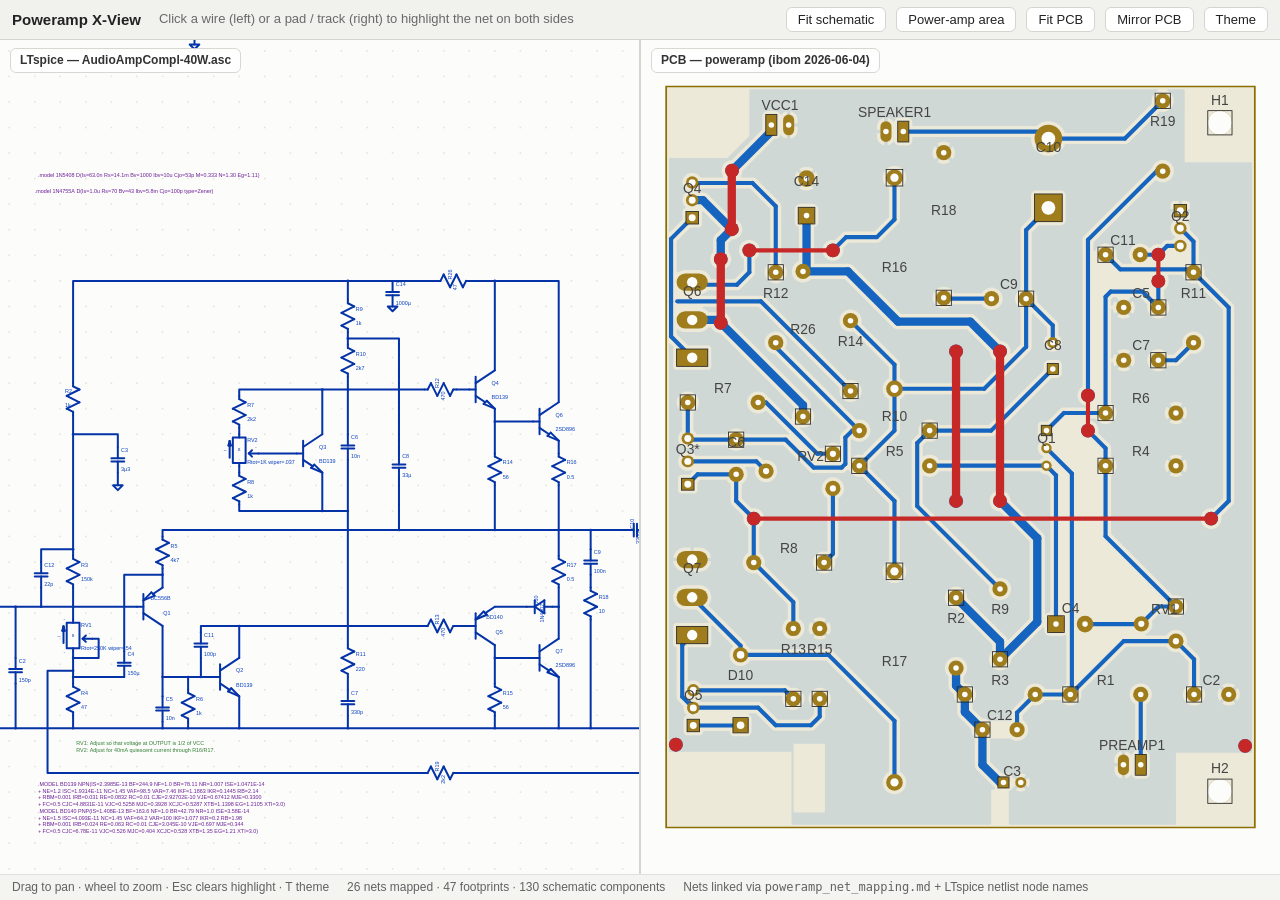
<file: bom_htmls/guitar_amp_discrete/poweramp_xview.html>
<!DOCTYPE html>
<html lang="en">
<head>
<meta charset="utf-8">
<meta name="viewport" content="width=device-width, initial-scale=1">
<title>Poweramp X-View — LTspice ↔ PCB</title>
<style>
  :root{
    --bg:#fcfcfa; --panel:#f1f1ee; --border:#d5d5d0; --fg:#222;
    --wire:#0433a8; --sym:#0433a8; --comp-text:#073ec2; --flag:#8b2fa8;
    --comment:#2e7d32; --directive:#6a1b9a; --grid:#e3e3e0; --hl:#e53935;
    --chipbg:#fff;
    --board:#ece9d8; --edge:#8d6e00; --trackF:#c62828; --trackB:#1565c0;
    --pad:#a07d1c; --padhole:#fcfcfa; --zone:rgba(21,101,192,.13); --ref:#444;
  }
  .dark{
    --bg:#16181d; --panel:#1f2228; --border:#33363e; --fg:#d7dae0;
    --wire:#7ab4ff; --sym:#7ab4ff; --comp-text:#9fc5ff; --flag:#e0a3f0;
    --comment:#7fc97f; --directive:#ce93d8; --grid:#23262e; --hl:#ff5c5c;
    --chipbg:#23262d;
    --board:#20261f; --edge:#cdaa2a; --trackF:#ef6e62; --trackB:#64a5e8;
    --pad:#d4af37; --padhole:#16181d; --zone:rgba(100,165,232,.14); --ref:#aab;
  }
  *{box-sizing:border-box}
  html,body{margin:0;height:100%;font:14px/1.4 -apple-system,"Segoe UI",sans-serif;background:var(--bg);color:var(--fg)}
  #app{display:flex;flex-direction:column;height:100%}
  header{display:flex;align-items:center;gap:10px;padding:7px 12px;background:var(--panel);
         border-bottom:1px solid var(--border);flex-wrap:wrap}
  header h1{font-size:15px;margin:0 8px 0 0;font-weight:600;white-space:nowrap}
  button{background:var(--chipbg);border:1px solid var(--border);color:var(--fg);
         border-radius:6px;padding:4px 11px;font-size:13px;cursor:pointer}
  button:hover{border-color:var(--fg)}
  #netinfo{font-size:13px;font-weight:600;color:var(--hl);min-height:1em}
  #netinfo .dim{opacity:.65;font-weight:400;color:var(--fg)}
  main{flex:1;display:flex;min-height:0}
  .pane{position:relative;flex:1;min-width:0;overflow:hidden}
  .pane+.pane{border-left:2px solid var(--border)}
  .pane canvas{position:absolute;inset:0;width:100%;height:100%;display:block;cursor:grab}
  .pane canvas.panning{cursor:grabbing}
  .pane .tag{position:absolute;top:8px;left:10px;z-index:3;font-size:12px;font-weight:600;
       background:var(--chipbg);border:1px solid var(--border);border-radius:6px;
       padding:3px 9px;opacity:.92;pointer-events:none}
  .tip{position:absolute;pointer-events:none;background:var(--chipbg);border:1px solid var(--border);
       border-radius:6px;padding:5px 9px;font-size:12.5px;display:none;z-index:5;
       box-shadow:0 2px 10px rgba(0,0,0,.18);max-width:300px}
  footer{padding:4px 12px;background:var(--panel);border-top:1px solid var(--border);
         font-size:12px;opacity:.7;display:flex;gap:18px;flex-wrap:wrap}
</style>
</head>
<body>
<div id="app">
  <header>
    <h1>Poweramp X-View</h1>
    <span id="netinfo"><span class="dim">Click a wire (left) or a pad / track (right) to highlight the net on both sides</span></span>
    <span style="flex:1"></span>
    <button id="fitS" title="Fit schematic">Fit schematic</button>
    <button id="zoomPA" title="Zoom schematic to the power-amp section">Power-amp area</button>
    <button id="fitP" title="Fit PCB">Fit PCB</button>
    <button id="mirrorBtn" title="Flip the board horizontally — view from the back (M)">Mirror PCB</button>
    <button id="themeBtn" title="Toggle theme (T)">Theme</button>
  </header>
  <main>
    <div class="pane" id="paneS">
      <canvas id="cvS"></canvas>
      <div class="tag">LTspice — AudioAmpCompl-40W.asc</div>
      <div class="tip" id="tipS"></div>
    </div>
    <div class="pane" id="paneP">
      <canvas id="cvP"></canvas>
      <div class="tag" id="tagP">PCB — poweramp (ibom 2026-06-04)</div>
      <div class="tip" id="tipP"></div>
    </div>
  </main>
  <footer>
    <span>Drag to pan · wheel to zoom · Esc clears highlight · T theme</span>
    <span id="mapinfo"></span>
    <span>Nets linked via <code>poweramp_net_mapping.md</code> + LTspice netlist node names</span>
  </footer>
</div>

<script>
"use strict";
/* ============ embedded data (injected by tools/build_xview.py) ============ */
const LIB = {"res":"LINE Normal 16 88 16 96\nLINE Normal 0 80 16 88\nLINE Normal 32 64 0 80\nLINE Normal 0 48 32 64\nLINE Normal 32 32 0 48\nLINE Normal 16 16 16 24\nLINE Normal 16 24 32 32\nWINDOW 0 36 40 Left 2\nWINDOW 3 36 76 Left 2\nSYMATTR Value R\nSYMATTR Prefix R\nPIN 16 16 NONE 0\nPIN 16 96 NONE 0","res2":"LINE Normal 16 0 32 4\nLINE Normal 0 12 32 4\nLINE Normal 0 12 32 20\nLINE Normal 0 28 32 20\nLINE Normal 0 28 32 36\nLINE Normal 0 44 32 36\nLINE Normal 0 44 32 52\nLINE Normal 0 60 32 52\nLINE Normal 0 60 16 64\nWINDOW 0 36 16 Left 2\nWINDOW 3 36 56 Left 2\nSYMATTR Value R\nSYMATTR Prefix R\nPIN 16 0 NONE 0\nPIN 16 64 NONE 0","cap":"LINE Normal 16 36 16 64\nLINE Normal 16 28 16 0\nLINE Normal 0 28 32 28\nLINE Normal 0 36 32 36\nWINDOW 0 24 8 Left 2\nWINDOW 3 24 56 Left 2\nSYMATTR Value C\nSYMATTR Prefix C\nPIN 16 0 NONE 0\nPIN 16 64 NONE 0","polcap":"LINE Normal 16 36 16 64\nLINE Normal 16 0 16 28\nLINE Normal 8 12 8 20\nLINE Normal 4 16 12 16\nLINE Normal 0 28 32 28\nARC Normal -16 36 48 100 32 40 0 40\nWINDOW 0 24 8 Left 2\nWINDOW 3 24 57 Left 2\nSYMATTR Value C\nSYMATTR Prefix C\nPIN 16 0 NONE 0\nPIN 16 64 NONE 0","ind":"ARC Normal 0 40 32 72 4 68 4 44\nARC Normal 0 64 32 96 16 96 4 68\nARC Normal 0 16 32 48 4 44 16 16\nWINDOW 0 36 40 Left 2\nWINDOW 3 36 80 Left 2\nSYMATTR Value L\nSYMATTR Prefix L\nPIN 16 16 NONE 0\nPIN 16 96 NONE 0","ind2":"CIRCLE Normal 4 80 12 88\nARC Normal 0 40 32 72 4 68 4 44\nARC Normal 0 64 32 96 16 96 4 68\nARC Normal 0 16 32 48 4 44 16 16\nWINDOW 0 36 40 Left 2\nWINDOW 3 36 80 Left 2\nSYMATTR Value L\nSYMATTR Prefix L\nPIN 16 16 NONE 0\nPIN 16 96 NONE 0","diode":"LINE Normal 0 44 32 44\nLINE Normal 0 20 32 20\nLINE Normal 32 20 16 44\nLINE Normal 0 20 16 44\nLINE Normal 16 0 16 20\nLINE Normal 16 44 16 64\nWINDOW 0 24 0 Left 2\nWINDOW 3 24 64 Left 2\nSYMATTR Value D\nSYMATTR Prefix D\nPIN 16 0 NONE 0\nPIN 16 64 NONE 0","zener":"LINE Normal 0 44 -4 48\nLINE Normal 32 44 36 40\nLINE Normal 0 44 32 44\nLINE Normal 0 20 32 20\nLINE Normal 32 20 16 44\nLINE Normal 0 20 16 44\nLINE Normal 16 0 16 20\nLINE Normal 16 44 16 64\nWINDOW 0 24 0 Left 2\nWINDOW 3 24 64 Left 2\nSYMATTR Value D\nSYMATTR Prefix D\nPIN 16 0 NONE 0\nPIN 16 64 NONE 0","schottky":"LINE Normal 0 36 4 36\nLINE Normal 0 44 0 36\nLINE Normal 0 44 32 44\nLINE Normal 32 44 32 52\nLINE Normal 32 52 28 52\nLINE Normal 0 20 32 20\nLINE Normal 32 20 16 44\nLINE Normal 0 20 16 44\nLINE Normal 16 0 16 20\nLINE Normal 16 44 16 64\nWINDOW 0 24 0 Left 2\nWINDOW 3 24 64 Left 2\nSYMATTR Value D\nSYMATTR Prefix D\nPIN 16 0 NONE 0\nPIN 16 64 NONE 0","LED":"LINE Normal 0 44 32 44\nLINE Normal 0 20 32 20\nLINE Normal 32 20 16 44\nLINE Normal 0 20 16 44\nLINE Normal 16 0 16 20\nLINE Normal 16 44 16 64\nLINE Normal 72 32 68 40\nLINE Normal 72 32 64 32\nLINE Normal 72 48 68 56\nLINE Normal 72 48 64 48\nARC Normal 40 20 56 36 56 28 40 24\nARC Normal 56 20 72 36 56 28 72 32\nARC Normal 40 36 56 52 56 44 40 40\nARC Normal 56 36 72 52 56 44 72 48\nWINDOW 0 24 0 Left 2\nWINDOW 3 24 64 Left 2\nSYMATTR Value D\nSYMATTR Prefix D\nPIN 16 0 NONE 0\nPIN 16 64 NONE 0","npn":"LINE Normal 44 76 36 84\nLINE Normal 64 96 44 76\nLINE Normal 64 96 36 84\nLINE Normal 40 80 16 64\nLINE Normal 16 80 16 16\nLINE Normal 16 32 64 0\nLINE Normal 16 48 0 48\nWINDOW 0 56 32 Left 2\nWINDOW 3 56 68 Left 2\nSYMATTR Value NPN\nSYMATTR Prefix QN\nPIN 64 0 NONE 0\nPIN 0 48 NONE 0\nPIN 64 96 NONE 0","pnp":"LINE Normal 16 64 44 76\nLINE Normal 44 76 36 84\nLINE Normal 16 64 36 84\nLINE Normal 40 80 64 96\nLINE Normal 16 80 16 16\nLINE Normal 16 32 64 0\nLINE Normal 16 48 0 48\nWINDOW 0 84 32 Left 2\nWINDOW 3 84 68 Left 2\nSYMATTR Value PNP\nSYMATTR Prefix QP\nPIN 64 0 NONE 0\nPIN 0 48 NONE 0\nPIN 64 96 NONE 0","npn2":"LINE Normal 44 76 36 84\nLINE Normal 64 96 44 76\nLINE Normal 64 96 36 84\nLINE Normal 40 80 16 64\nLINE Normal 16 32 64 0\nLINE Normal 12 48 0 48\nRECTANGLE Normal 16 72 12 24\nWINDOW 0 56 32 Left 2\nWINDOW 3 56 68 Left 2\nSYMATTR Value NPN\nSYMATTR Prefix QN\nPIN 64 0 NONE 0\nPIN 0 48 NONE 0\nPIN 64 96 NONE 0","pnp2":"LINE Normal 16 64 44 76\nLINE Normal 44 76 36 84\nLINE Normal 16 64 36 84\nLINE Normal 40 80 64 96\nLINE Normal 16 32 64 0\nLINE Normal 12 48 0 48\nRECTANGLE Normal 16 72 12 24\nWINDOW 0 84 32 Left 2\nWINDOW 3 84 68 Left 2\nSYMATTR Value PNP\nSYMATTR Prefix QP\nPIN 64 0 NONE 0\nPIN 0 48 NONE 0\nPIN 64 96 NONE 0","nmos":"LINE Normal 48 48 48 96\nLINE Normal 16 80 48 80\nLINE Normal 40 48 48 48\nLINE Normal 16 48 40 44\nLINE Normal 16 48 40 52\nLINE Normal 40 44 40 52\nLINE Normal 16 8 16 24\nLINE Normal 16 40 16 56\nLINE Normal 16 72 16 88\nLINE Normal 0 80 8 80\nLINE Normal 8 16 8 80\nLINE Normal 48 16 16 16\nLINE Normal 48 0 48 16\nWINDOW 0 56 32 Left 2\nWINDOW 3 56 72 Left 2\nSYMATTR Value NMOS\nSYMATTR Prefix MN\nPIN 48 0 NONE 0\nPIN 0 80 NONE 0\nPIN 48 96 NONE 0","pmos":"LINE Normal 48 48 48 96\nLINE Normal 16 80 48 80\nLINE Normal 16 48 24 48\nLINE Normal 48 48 24 44\nLINE Normal 48 48 24 52\nLINE Normal 24 44 24 52\nLINE Normal 16 8 16 24\nLINE Normal 16 40 16 56\nLINE Normal 16 72 16 88\nLINE Normal 0 80 8 80\nLINE Normal 8 16 8 80\nLINE Normal 48 16 16 16\nLINE Normal 48 0 48 16\nWINDOW 0 56 32 Left 2\nWINDOW 3 56 72 Left 2\nSYMATTR Value PMOS\nSYMATTR Prefix MP\nPIN 48 0 NONE 0\nPIN 0 80 NONE 0\nPIN 48 96 NONE 0","nmos4":"LINE Normal 48 80 48 96\nLINE Normal 16 80 48 80\nLINE Normal 40 48 48 48\nLINE Normal 16 48 40 44\nLINE Normal 16 48 40 52\nLINE Normal 40 44 40 52\nLINE Normal 16 8 16 24\nLINE Normal 16 40 16 56\nLINE Normal 16 72 16 88\nLINE Normal 0 80 8 80\nLINE Normal 8 16 8 80\nLINE Normal 48 16 16 16\nLINE Normal 48 0 48 16\nWINDOW 0 56 32 Left 2\nWINDOW 3 56 72 Left 2\nSYMATTR Value NMOS\nSYMATTR Prefix MN\nPIN 48 0 NONE 0\nPIN 0 80 NONE 0\nPIN 48 96 NONE 0\nPIN 48 48 NONE 0","pmos4":"LINE Normal 48 80 48 96\nLINE Normal 16 80 48 80\nLINE Normal 16 48 24 48\nLINE Normal 48 48 24 44\nLINE Normal 48 48 24 52\nLINE Normal 24 44 24 52\nLINE Normal 16 8 16 24\nLINE Normal 16 40 16 56\nLINE Normal 16 72 16 88\nLINE Normal 0 80 8 80\nLINE Normal 8 16 8 80\nLINE Normal 48 16 16 16\nLINE Normal 48 0 48 16\nWINDOW 0 56 32 Left 2\nWINDOW 3 56 72 Left 2\nSYMATTR Value PMOS\nSYMATTR Prefix MP\nPIN 48 0 NONE 0\nPIN 0 80 NONE 0\nPIN 48 96 NONE 0\nPIN 48 48 NONE 0","njf":"LINE Normal 16 16 16 80\nLINE Normal 48 72 48 96\nLINE Normal 16 72 48 72\nLINE Normal 48 24 48 0\nLINE Normal 16 24 48 24\nLINE Normal 0 64 4 64\nLINE Normal 4 68 16 64\nLINE Normal 4 60 16 64\nLINE Normal 4 60 4 68\nWINDOW 0 56 32 Left 2\nWINDOW 3 56 72 Left 2\nSYMATTR Value NJF\nSYMATTR Prefix JN\nPIN 48 0 NONE 0\nPIN 0 64 NONE 0\nPIN 48 96 NONE 0","pjf":"LINE Normal 16 16 16 80\nLINE Normal 48 72 48 96\nLINE Normal 16 72 48 72\nLINE Normal 48 24 48 0\nLINE Normal 16 24 48 24\nLINE Normal 12 64 16 64\nLINE Normal 12 68 0 64\nLINE Normal 12 60 0 64\nLINE Normal 12 60 12 68\nWINDOW 0 56 32 Left 2\nWINDOW 3 56 72 Left 2\nSYMATTR Value PJF\nSYMATTR Prefix JP\nPIN 48 0 NONE 0\nPIN 0 64 NONE 0\nPIN 48 96 NONE 0","voltage":"LINE Normal -8 36 8 36\nLINE Normal -8 76 8 76\nLINE Normal 0 28 0 44\nLINE Normal 0 96 0 88\nLINE Normal 0 16 0 24\nCIRCLE Normal -32 24 32 88\nWINDOW 0 24 16 Left 2\nWINDOW 3 24 96 Left 2\nSYMATTR Value V\nSYMATTR Prefix V\nPIN 0 16 NONE 0\nPIN 0 96 NONE 0","current":"LINE Normal 0 56 4 44\nLINE Normal 0 56 -4 44\nLINE Normal -4 44 4 44\nLINE Normal 0 24 0 44\nLINE Normal 0 80 0 72\nLINE Normal 0 0 0 8\nCIRCLE Normal -32 8 32 72\nWINDOW 0 24 0 Left 2\nWINDOW 3 24 80 Left 2\nSYMATTR Value I\nSYMATTR Prefix I\nPIN 0 0 NONE 0\nPIN 0 80 NONE 0","bv":"LINE Normal -8 36 8 36\nLINE Normal -8 76 8 76\nLINE Normal 0 28 0 44\nLINE Normal 0 96 0 88\nLINE Normal 0 16 0 24\nCIRCLE Normal -32 24 32 88\nWINDOW 0 24 16 Left 2\nWINDOW 3 24 96 Left 2\nSYMATTR Value V=F(...)\nSYMATTR Prefix B\nPIN 0 16 NONE 0\nPIN 0 96 NONE 0","bi":"LINE Normal 0 56 4 44\nLINE Normal 0 56 -4 44\nLINE Normal -4 44 4 44\nLINE Normal 0 24 0 44\nLINE Normal 0 80 0 72\nLINE Normal 0 0 0 8\nCIRCLE Normal -32 8 32 72\nWINDOW 0 24 0 Left 2\nWINDOW 3 24 80 Left 2\nSYMATTR Value I=F(...)\nSYMATTR Prefix B\nPIN 0 0 NONE 0\nPIN 0 80 NONE 0","e":"LINE Normal -48 32 -32 32\nLINE Normal -32 32 -24 36\nLINE Normal -48 80 -32 80\nLINE Normal -32 80 -24 76\nLINE Normal 0 16 0 24\nLINE Normal 0 96 0 88\nLINE Normal -48 72 -40 72\nLINE Normal -48 40 -40 40\nLINE Normal -44 36 -44 44\nLINE Normal -4 72 4 72\nLINE Normal -4 40 4 40\nLINE Normal 0 36 0 44\nCIRCLE Normal -32 24 32 88\nWINDOW 0 24 16 Left 2\nWINDOW 3 24 96 Left 2\nSYMATTR Value E\nSYMATTR Prefix E\nPIN 0 16 NONE 0\nPIN 0 96 NONE 0\nPIN -48 32 NONE 0\nPIN -48 80 NONE 0","e2":"LINE Normal -48 32 -32 32\nLINE Normal -32 32 -24 36\nLINE Normal -48 80 -32 80\nLINE Normal -32 80 -24 76\nLINE Normal 0 16 0 24\nLINE Normal 0 96 0 88\nLINE Normal -48 72 -40 72\nLINE Normal -44 76 -44 68\nLINE Normal -48 40 -40 40\nLINE Normal -4 72 4 72\nLINE Normal -4 40 4 40\nLINE Normal 0 36 0 44\nCIRCLE Normal -32 24 32 88\nWINDOW 0 24 16 Left 2\nWINDOW 3 24 96 Left 2\nSYMATTR Value E\nSYMATTR Prefix E\nPIN 0 16 NONE 0\nPIN 0 96 NONE 0\nPIN -48 80 NONE 0\nPIN -48 32 NONE 0","g":"LINE Normal -48 32 -32 32\nLINE Normal -32 32 -24 36\nLINE Normal -48 80 -32 80\nLINE Normal -32 80 -24 76\nLINE Normal 0 16 0 24\nLINE Normal 0 96 0 88\nLINE Normal -48 72 -40 72\nLINE Normal -48 40 -40 40\nLINE Normal -44 36 -44 44\nLINE Normal 4 52 0 40\nLINE Normal -4 52 0 40\nLINE Normal -4 52 4 52\nLINE Normal 0 52 0 72\nCIRCLE Normal -32 24 32 88\nWINDOW 0 24 16 Left 2\nWINDOW 3 24 96 Left 2\nSYMATTR Value G\nSYMATTR Prefix G\nPIN 0 96 NONE 0\nPIN 0 16 NONE 0\nPIN -48 32 NONE 0\nPIN -48 80 NONE 0","sw":"LINE Normal -48 32 -32 32\nLINE Normal -32 32 -24 36\nLINE Normal -48 80 -32 80\nLINE Normal -32 80 -24 76\nLINE Normal 0 96 0 72\nLINE Normal 0 16 0 36\nLINE Normal 0 36 20 60\nLINE Normal -48 72 -40 72\nLINE Normal -44 76 -44 68\nLINE Normal -48 40 -40 40\nCIRCLE Normal -32 24 32 88\nCIRCLE Normal -4 76 4 68\nCIRCLE Normal 16 56 24 64\nWINDOW 0 24 16 Left 2\nWINDOW 3 24 96 Left 2\nSYMATTR Value SW\nSYMATTR Prefix S\nPIN 0 16 NONE 0\nPIN 0 96 NONE 0\nPIN -48 80 NONE 0\nPIN -48 32 NONE 0","csw":"LINE Normal 0 80 0 56\nLINE Normal 0 0 0 20\nLINE Normal 0 20 20 44\nCIRCLE Normal -32 8 32 72\nCIRCLE Normal -4 60 4 52\nCIRCLE Normal 16 40 24 48\nWINDOW 0 24 0 Left 2\nWINDOW 3 24 88 Left 2\nSYMATTR Value CSW\nSYMATTR Prefix W\nPIN 0 0 NONE 0\nPIN 0 80 NONE 0","varactor":"LINE Normal 0 36 32 36\nLINE Normal 0 44 32 44\nLINE Normal 0 16 32 16\nLINE Normal 32 16 16 36\nLINE Normal 0 16 16 36\nLINE Normal 16 0 16 16\nLINE Normal 16 44 16 64\nWINDOW 0 24 0 Left 2\nWINDOW 3 24 64 Left 2\nSYMATTR Value D\nSYMATTR Prefix D\nPIN 16 0 NONE 0\nPIN 16 64 NONE 0","revlog_pot":"LINE Normal 16 88 16 96\nLINE Normal 16 16 16 24\nLINE Normal 40 64 64 64\nLINE Normal 40 64 48 56\nLINE Normal 40 64 48 72\nLINE Normal -8 75 -8 33\nLINE Normal -11 44 -8 33\nLINE Normal -6 44 -11 44\nLINE Normal -5 44 -6 44\nLINE Normal -8 33 -5 44\nRECTANGLE Normal 32 88 0 24\nTEXT -8 97 Left 0 1\nTEXT 56 50 Left 0 2\nTEXT -8 15 Left 0 3\nTEXT -23 57 Left 0 cw\nTEXT 16 56 Center 1 C\nWINDOW 0 36 32 Left 0\nWINDOW 3 36 88 Left 0\nWINDOW 39 36 128 Left 0\nSYMATTR Value Rtot=10K wiper=.5\nSYMATTR Prefix X\nPIN 16 16 NONE 0\nPIN 16 96 NONE 0\nPIN 64 64 NONE 0","lin_pot":"LINE Normal 16 88 16 96\nLINE Normal 16 16 16 24\nLINE Normal 40 64 64 64\nLINE Normal 40 64 48 56\nLINE Normal 40 64 48 72\nLINE Normal -8 75 -8 33\nLINE Normal -11 44 -8 33\nLINE Normal -6 44 -11 44\nLINE Normal -5 44 -6 44\nLINE Normal -8 33 -5 44\nRECTANGLE Normal 32 88 0 24\nTEXT -8 97 Left 0 1\nTEXT 56 50 Left 0 2\nTEXT -8 15 Left 0 3\nTEXT -23 57 Left 0 cw\nTEXT 16 56 Center 1 B\nWINDOW 0 36 32 Left 0\nWINDOW 3 36 88 Left 0\nWINDOW 39 36 128 Left 0\nSYMATTR Value Rtot=10K wiper=.5\nSYMATTR Prefix X\nPIN 16 16 NONE 0\nPIN 16 96 NONE 0\nPIN 64 64 NONE 0","log_pot":"LINE Normal 16 88 16 96\nLINE Normal 16 16 16 24\nLINE Normal 40 64 64 64\nLINE Normal 40 64 48 56\nLINE Normal 40 64 48 72\nLINE Normal -8 75 -8 33\nLINE Normal -11 44 -8 33\nLINE Normal -6 44 -11 44\nLINE Normal -5 44 -6 44\nLINE Normal -8 33 -5 44\nRECTANGLE Normal 32 88 0 24\nTEXT -8 97 Left 0 1\nTEXT 56 50 Left 0 2\nTEXT -8 15 Left 0 3\nTEXT -23 57 Left 0 cw\nTEXT 16 56 Center 1 A\nWINDOW 0 36 32 Left 0\nWINDOW 3 36 88 Left 0\nWINDOW 39 36 128 Left 0\nSYMATTR Value Rtot=10K wiper=.5\nSYMATTR Prefix X\nPIN 16 16 NONE 0\nPIN 16 96 NONE 0\nPIN 64 64 NONE 0"};
const ASC_TEXT = "Version 4\nSHEET 1 6900 5928\nWIRE 3408 1136 3280 1136\nWIRE 3424 1136 3408 1136\nWIRE 3568 1136 3472 1136\nWIRE 3616 1136 3568 1136\nWIRE 3776 1136 3696 1136\nWIRE 4112 1248 4112 1216\nWIRE 4256 1248 4112 1248\nWIRE 4256 1264 4256 1248\nWIRE 4112 1280 4112 1248\nWIRE 3360 1312 3008 1312\nWIRE 3408 1312 3360 1312\nWIRE 3568 1312 3568 1136\nWIRE 3568 1312 3472 1312\nWIRE 3568 1344 3568 1312\nWIRE 4112 1376 4112 1360\nWIRE 4256 1376 4256 1344\nWIRE 4256 1376 4112 1376\nWIRE 4112 1392 4112 1376\nWIRE 3008 1408 3008 1312\nWIRE 2928 1488 2656 1488\nWIRE 2928 1536 2928 1488\nWIRE 3360 1536 3360 1312\nWIRE 3408 1536 3360 1536\nWIRE 3568 1536 3568 1488\nWIRE 3568 1536 3472 1536\nWIRE 3008 1584 3008 1568\nWIRE 3280 1584 3280 1136\nWIRE 3280 1584 3008 1584\nWIRE 2656 1632 2656 1488\nWIRE 2656 1760 2656 1712\nWIRE 2784 1760 2656 1760\nWIRE 2928 1760 2928 1696\nWIRE 2928 1760 2784 1760\nWIRE 3280 1760 3280 1584\nWIRE 3408 1760 3280 1760\nWIRE 3568 1760 3568 1536\nWIRE 3568 1760 3472 1760\nWIRE 2784 1776 2784 1760\nWIRE 3568 1792 3568 1760\nWIRE 3168 1824 3008 1824\nWIRE 3088 1904 3008 1904\nWIRE 3168 1904 3088 1904\nWIRE 3088 1920 3088 1904\nWIRE 4496 1984 3808 1984\nWIRE 4608 1984 4496 1984\nWIRE 4720 1984 4608 1984\nWIRE 4864 1984 4800 1984\nWIRE 5008 1984 4864 1984\nWIRE 5024 1984 5008 1984\nWIRE 4496 2032 4496 1984\nWIRE 4496 2128 4496 2112\nWIRE 4624 2128 4496 2128\nWIRE 4496 2144 4496 2128\nWIRE 4864 2144 4864 1984\nWIRE 4864 2208 4864 2144\nWIRE 3808 2240 3808 1984\nWIRE 4432 2256 4224 2256\nWIRE 4496 2256 4496 2224\nWIRE 4496 2256 4432 2256\nWIRE 4688 2256 4496 2256\nWIRE 4784 2256 4768 2256\nWIRE 4800 2256 4784 2256\nWIRE 5024 2256 5024 1984\nWIRE 4224 2272 4224 2256\nWIRE 5024 2288 5024 2256\nWIRE 4432 2336 4432 2256\nWIRE 4864 2336 4864 2304\nWIRE 4928 2336 4864 2336\nWIRE 4960 2336 4928 2336\nWIRE 3808 2368 3808 2320\nWIRE 3920 2368 3808 2368\nWIRE 4224 2368 4224 2352\nWIRE 4432 2368 4432 2336\nWIRE 4496 2368 4496 2256\nWIRE 592 2400 352 2400\nWIRE 672 2400 592 2400\nWIRE 800 2400 672 2400\nWIRE 1024 2400 800 2400\nWIRE 1200 2400 1024 2400\nWIRE 1328 2400 1200 2400\nWIRE 2640 2400 1408 2400\nWIRE 3920 2400 3920 2368\nWIRE 5024 2400 5024 2384\nWIRE 4336 2416 4272 2416\nWIRE 4368 2416 4336 2416\nWIRE 4624 2416 4624 2128\nWIRE 4864 2416 4864 2336\nWIRE 5024 2416 5024 2400\nWIRE 672 2432 672 2400\nWIRE 2400 2464 2272 2464\nWIRE 2512 2464 2400 2464\nWIRE 2560 2464 2512 2464\nWIRE 2640 2464 2640 2400\nWIRE 4224 2464 4224 2448\nWIRE 4432 2480 4432 2464\nWIRE 2512 2496 2512 2464\nWIRE 2640 2496 2640 2464\nWIRE 2720 2496 2640 2496\nWIRE 2736 2496 2720 2496\nWIRE 3920 2496 3920 2464\nWIRE 2272 2512 2272 2464\nWIRE 352 2528 352 2400\nWIRE 672 2528 672 2496\nWIRE 1024 2560 1024 2400\nWIRE 4224 2560 4224 2544\nWIRE 4432 2560 4432 2480\nWIRE 4432 2560 4224 2560\nWIRE 4496 2560 4496 2432\nWIRE 4496 2560 4432 2560\nWIRE 1632 2576 1408 2576\nWIRE 1840 2576 1632 2576\nWIRE 1920 2576 1840 2576\nWIRE 2064 2576 1984 2576\nWIRE 2400 2576 2400 2464\nWIRE 2512 2576 2512 2560\nWIRE 592 2592 592 2400\nWIRE 1200 2592 1200 2400\nWIRE 2064 2592 2064 2576\nWIRE 2400 2592 2400 2576\nWIRE 800 2608 800 2400\nWIRE 4624 2608 4624 2480\nWIRE 4624 2608 4032 2608\nWIRE 4864 2608 4864 2496\nWIRE 4864 2608 4624 2608\nWIRE 5024 2608 5024 2496\nWIRE 5024 2608 4864 2608\nWIRE 5040 2608 5024 2608\nWIRE 5104 2608 5040 2608\nWIRE 5184 2608 5104 2608\nWIRE 5280 2608 5248 2608\nWIRE 5328 2608 5280 2608\nWIRE 1200 2624 1200 2592\nWIRE 4032 2624 4032 2608\nWIRE 2144 2640 2112 2640\nWIRE 2192 2640 2144 2640\nWIRE 2272 2640 2272 2592\nWIRE 2272 2640 2256 2640\nWIRE 2320 2640 2272 2640\nWIRE 2336 2640 2320 2640\nWIRE 2352 2640 2336 2640\nWIRE 3808 2656 3808 2368\nWIRE 3808 2656 3728 2656\nWIRE 5104 2656 5104 2608\nWIRE 592 2672 592 2592\nWIRE 1024 2672 1024 2640\nWIRE 1104 2672 1024 2672\nWIRE 1136 2672 1104 2672\nWIRE 1408 2672 1408 2576\nWIRE 1840 2672 1840 2576\nWIRE 3808 2672 3808 2656\nWIRE 5024 2672 5024 2608\nWIRE 3728 2688 3728 2656\nWIRE 48 2720 32 2720\nWIRE 144 2720 48 2720\nWIRE 192 2720 144 2720\nWIRE 400 2720 336 2720\nWIRE 512 2720 400 2720\nWIRE 528 2720 512 2720\nWIRE 800 2720 800 2688\nWIRE 832 2720 800 2720\nWIRE 848 2720 832 2720\nWIRE 1632 2720 1632 2576\nWIRE 1632 2720 1552 2720\nWIRE 1712 2720 1632 2720\nWIRE 2400 2720 2400 2688\nWIRE 2448 2720 2400 2720\nWIRE 2624 2720 2512 2720\nWIRE 4032 2720 4032 2704\nWIRE 4032 2720 3936 2720\nWIRE -944 2736 -992 2736\nWIRE -848 2736 -864 2736\nWIRE -720 2736 -768 2736\nWIRE -608 2736 -720 2736\nWIRE -496 2736 -608 2736\nWIRE -384 2736 -496 2736\nWIRE -304 2736 -384 2736\nWIRE -272 2736 -304 2736\nWIRE 1200 2736 1200 2720\nWIRE 2400 2736 2400 2720\nWIRE 4032 2736 4032 2720\nWIRE 400 2752 400 2720\nWIRE 848 2752 848 2720\nWIRE 2624 2752 2624 2720\nWIRE 4032 2752 4032 2736\nWIRE 5104 2752 5104 2720\nWIRE 512 2768 512 2720\nWIRE 1024 2784 1024 2672\nWIRE 1072 2784 1024 2784\nWIRE 1200 2784 1200 2736\nWIRE 1200 2784 1136 2784\nWIRE 1280 2784 1200 2784\nWIRE 1408 2784 1408 2752\nWIRE 1408 2784 1344 2784\nWIRE 1552 2800 1552 2720\nWIRE 2064 2800 2064 2672\nWIRE 2720 2800 2672 2800\nWIRE 3424 2800 3344 2800\nWIRE 3536 2800 3488 2800\nWIRE 3664 2800 3616 2800\nWIRE 3728 2800 3728 2752\nWIRE 3728 2800 3664 2800\nWIRE 3808 2800 3808 2752\nWIRE 3808 2800 3728 2800\nWIRE 3952 2800 3808 2800\nWIRE 3968 2800 3952 2800\nWIRE 4896 2800 4864 2800\nWIRE 4944 2800 4896 2800\nWIRE 5024 2800 5024 2752\nWIRE 5024 2800 5008 2800\nWIRE -992 2816 -992 2736\nWIRE 1200 2816 1200 2784\nWIRE 1024 2832 1024 2784\nWIRE 1712 2832 1712 2720\nWIRE 3808 2832 3808 2800\nWIRE 4224 2848 4128 2848\nWIRE 4496 2848 4496 2560\nWIRE 4496 2848 4224 2848\nWIRE 4688 2848 4496 2848\nWIRE 4784 2848 4768 2848\nWIRE 4800 2848 4784 2848\nWIRE 5024 2848 5024 2800\nWIRE -608 2864 -608 2736\nWIRE -496 2864 -496 2736\nWIRE -384 2864 -384 2736\nWIRE -272 2864 -272 2736\nWIRE 1840 2864 1840 2752\nWIRE 2272 2864 2272 2640\nWIRE 2272 2864 2192 2864\nWIRE 4128 2864 4128 2848\nWIRE -720 2880 -720 2736\nWIRE 144 2880 144 2720\nWIRE 352 2880 352 2608\nWIRE 400 2880 400 2832\nWIRE 400 2880 352 2880\nWIRE 432 2880 400 2880\nWIRE 512 2880 512 2832\nWIRE 512 2880 496 2880\nWIRE 560 2880 512 2880\nWIRE 592 2880 592 2768\nWIRE 592 2880 560 2880\nWIRE 672 2880 592 2880\nWIRE 848 2880 848 2832\nWIRE 848 2880 736 2880\nWIRE 944 2880 848 2880\nWIRE 960 2880 944 2880\nWIRE 3872 2880 3856 2880\nWIRE 4032 2880 4032 2848\nWIRE 5024 2880 5024 2848\nWIRE 1408 2896 1408 2784\nWIRE 4224 2896 4224 2848\nWIRE 4496 2896 4496 2848\nWIRE 1920 2912 1888 2912\nWIRE 2064 2912 2064 2880\nWIRE 2064 2912 2000 2912\nWIRE 3936 2912 3936 2720\nWIRE 5968 2912 5920 2912\nWIRE 6080 2912 6048 2912\nWIRE 6112 2912 6080 2912\nWIRE 6224 2912 6192 2912\nWIRE 6272 2912 6224 2912\nWIRE 6384 2912 6352 2912\nWIRE 6448 2912 6384 2912\nWIRE 6560 2912 6528 2912\nWIRE 6608 2912 6560 2912\nWIRE 352 2928 352 2880\nWIRE 592 2928 592 2880\nWIRE 3664 2928 3664 2800\nWIRE 3808 2928 3808 2912\nWIRE 3872 2928 3872 2880\nWIRE 3872 2928 3808 2928\nWIRE 4224 2928 4224 2896\nWIRE 4864 2928 4864 2896\nWIRE 4928 2928 4864 2928\nWIRE 4960 2928 4928 2928\nWIRE 800 2944 800 2720\nWIRE 912 2944 800 2944\nWIRE 1024 2944 1024 2928\nWIRE 1200 2944 1200 2896\nWIRE 1200 2944 1024 2944\nWIRE 1712 2944 1712 2896\nWIRE 2272 2944 2272 2864\nWIRE 2400 2944 2400 2736\nWIRE 800 2960 800 2944\nWIRE 2192 2960 2192 2864\nWIRE 3808 2960 3808 2928\nWIRE 3808 2960 3744 2960\nWIRE 1552 2976 1552 2864\nWIRE 2064 2976 2064 2912\nWIRE 3808 2976 3808 2960\nWIRE 3936 2976 3808 2976\nWIRE 4032 2976 4032 2880\nWIRE 4096 2976 4032 2976\nWIRE 4128 2976 4128 2928\nWIRE 4128 2976 4096 2976\nWIRE 4144 2976 4128 2976\nWIRE 4160 2976 4144 2976\nWIRE 912 2992 912 2944\nWIRE 1200 2992 1200 2944\nWIRE 1344 2992 1344 2944\nWIRE 3808 2992 3808 2976\nWIRE 4864 2992 4864 2928\nWIRE 3744 3008 3744 2960\nWIRE 4096 3008 4096 2976\nWIRE 4496 3008 4496 2976\nWIRE 5024 3008 5024 2976\nWIRE -992 3024 -992 2896\nWIRE -720 3024 -720 2944\nWIRE -720 3024 -992 3024\nWIRE -608 3024 -608 2944\nWIRE -608 3024 -720 3024\nWIRE -496 3024 -496 2944\nWIRE -496 3024 -608 3024\nWIRE -384 3024 -384 2928\nWIRE -384 3024 -496 3024\nWIRE -272 3024 -272 2944\nWIRE -272 3024 -384 3024\nWIRE 1840 3024 1840 2944\nWIRE 4032 3024 4032 2976\nWIRE 6080 3024 6080 2912\nWIRE 6112 3024 6080 3024\nWIRE 6224 3024 6224 2912\nWIRE 6224 3024 6192 3024\nWIRE 6272 3024 6224 3024\nWIRE 6384 3024 6384 2912\nWIRE 6384 3024 6352 3024\nWIRE 6448 3024 6384 3024\nWIRE 6560 3024 6560 2912\nWIRE 6560 3024 6528 3024\nWIRE 1712 3040 1712 3008\nWIRE -608 3056 -608 3024\nWIRE 1344 3088 1344 3072\nWIRE 1392 3088 1392 3040\nWIRE 1392 3088 1344 3088\nWIRE 3664 3104 3664 2992\nWIRE 3664 3104 3344 3104\nWIRE 3808 3104 3808 3072\nWIRE 3808 3104 3664 3104\nWIRE 4032 3104 4032 3088\nWIRE 4032 3104 3808 3104\nWIRE 4096 3104 4096 3088\nWIRE 4096 3104 4032 3104\nWIRE 4224 3104 4224 3024\nWIRE 4224 3104 4096 3104\nWIRE 4496 3104 4496 3072\nWIRE 4496 3104 4224 3104\nWIRE 4864 3104 4864 3072\nWIRE 4864 3104 4496 3104\nWIRE 5024 3104 5024 3008\nWIRE 5024 3104 4864 3104\nWIRE 5104 3104 5104 2832\nWIRE 5104 3104 5024 3104\nWIRE 5328 3104 5104 3104\nWIRE 144 3136 144 2960\nWIRE 352 3136 352 3008\nWIRE 352 3136 144 3136\nWIRE 592 3136 592 3008\nWIRE 592 3136 352 3136\nWIRE 800 3136 800 3040\nWIRE 800 3136 592 3136\nWIRE 912 3136 912 3056\nWIRE 912 3136 800 3136\nWIRE 1200 3136 1200 3072\nWIRE 1200 3136 912 3136\nWIRE 1344 3136 1344 3088\nWIRE 1344 3136 1200 3136\nWIRE 1408 3136 1408 2976\nWIRE 1408 3136 1344 3136\nWIRE 1552 3136 1552 3040\nWIRE 1552 3136 1408 3136\nWIRE 1712 3136 1712 3104\nWIRE 1712 3136 1552 3136\nWIRE 1840 3136 1840 3104\nWIRE 1840 3136 1712 3136\nWIRE 2064 3136 2064 3040\nWIRE 2064 3136 1840 3136\nWIRE 2192 3136 2192 3024\nWIRE 2192 3136 2064 3136\nWIRE 2272 3136 2272 3024\nWIRE 2272 3136 2192 3136\nWIRE 2400 3136 2400 3024\nWIRE 2400 3136 2272 3136\nWIRE 2624 3136 2624 2832\nWIRE 2624 3136 2400 3136\nWIRE 5328 3152 5328 3104\nWIRE 6080 3152 6080 3024\nWIRE 6112 3152 6080 3152\nWIRE 6224 3152 6224 3024\nWIRE 6224 3152 6176 3152\nWIRE 6288 3152 6224 3152\nWIRE 6384 3152 6384 3024\nWIRE 6384 3152 6352 3152\nWIRE 800 3184 800 3136\nWIRE 3744 3216 3744 3008\nWIRE 4688 3216 3744 3216\nWIRE 5280 3216 5280 2608\nWIRE 5280 3216 4768 3216\nWIRE 6608 3248 6608 2912\nWIRE 6608 3248 5952 3248\nWIRE 5952 3296 5952 3248\nFLAG 5328 3152 0\nFLAG 3920 2496 0\nFLAG 4112 1392 0\nFLAG 4112 1216 VCC\nFLAG 5328 2608 SPEAKER\nFLAG 5040 2608 PRE_SPEAKER\nFLAG 3344 2800 PREAMP_OUT\nFLAG 4624 2128 BOOTSTRAP\nFLAG 4224 2848 VAS_C\nFLAG 4032 2608 X\nFLAG 5008 1984 VCC\nFLAG 3568 1792 0\nFLAG 4608 2048 0\nFLAG 6080 2912 0002\nFLAG 6224 2912 0003\nFLAG 6384 2912 0004\nFLAG 5952 3296 0\nFLAG 5920 2912 SPEAKER\nFLAG 3776 1136 VRAW+\nFLAG 944 2880 Q8B\nFLAG 1024 2944 Q8E\nFLAG 1200 2736 Q10C\nFLAG 1200 2592 Q10E\nFLAG 800 3184 0\nFLAG -992 2736 PICKUP_IN\nFLAG 2512 2576 0\nFLAG 1632 2576 TONE_IN\nFLAG 1408 2784 MID_IN\nFLAG 2400 2736 Q11E\nFLAG 2400 2576 Q11C\nFLAG 672 2528 0\nFLAG 512 2720 Q12B\nFLAG 592 2592 Q12C\nFLAG 352 2880 Q12_BIAS\nFLAG 560 2880 Q12E\nFLAG 2144 2640 TONE_OUT\nFLAG 2720 2800 PREAMP_OUT\nFLAG 2720 2496 VRAW+\nFLAG -304 2736 PICKUP_OUT\nFLAG 48 2720 PICKUP_OUT\nFLAG -608 3056 0\nFLAG 1104 2672 Q10B\nFLAG 2320 2640 Q11B\nFLAG 4144 2976 Q2B\nFLAG 4224 2896 Q2C\nFLAG 4032 2736 Q1E\nFLAG 3952 2800 Q1B\nFLAG 4032 2880 Q1C\nFLAG 4432 2480 Q3E\nFLAG 4336 2416 Q3B\nFLAG 4432 2336 Q3C\nFLAG 4784 2256 Q4B\nFLAG 4864 2144 Q4C\nFLAG 5024 2256 Q6C\nFLAG 4928 2336 Q6B\nFLAG 5024 2400 Q6E\nFLAG 5024 2848 Q7C\nFLAG 4928 2928 Q7B\nFLAG 5024 3008 Q7E\nFLAG 4896 2800 Q5E\nFLAG 4784 2848 Q5B\nFLAG 832 2720 Q8_BIAS\nFLAG 3744 3008 FEEDBACK\nFLAG 2784 1856 0\nFLAG 3088 2000 0\nDATAFLAG 800 2720 \"round($*100)/100\"\nDATAFLAG 848 2880 \"round($*100)/100\"\nDATAFLAG 1200 2784 \"round($*100)/100\"\nDATAFLAG 1024 2672 \"round($*100)/100\"\nDATAFLAG 1104 2944 \"round($*100)/100\"\nDATAFLAG 1360 2784 \"round($*100)/100\"\nDATAFLAG 2416 2464 \"round($*100)/100\"\nDATAFLAG 1248 2400 \"round($*100)/100\"\nDATAFLAG 448 2720 \"round($*100)/100\"\nDATAFLAG 592 2832 \"round($*100)/100\"\nDATAFLAG 352 2800 \"round($*100)/100\"\nDATAFLAG 2272 2720 \"round($*100)/100\"\nDATAFLAG 2400 2816 \"round($*100)/100\"\nSYMBOL npn 4960 2288 R0\nSYMATTR InstName Q6\nSYMATTR Value 2SD896\nSYMBOL npn 4960 2880 R0\nSYMATTR InstName Q7\nSYMATTR Value 2SD896\nSYMBOL res 5008 2400 R0\nSYMATTR InstName R16\nSYMATTR Value 0.5\nSYMBOL res 5008 2656 R0\nSYMATTR InstName R17\nSYMATTR Value 0.5\nSYMBOL npn 4800 2208 R0\nSYMATTR InstName Q4\nSYMATTR Value BD139\nSYMBOL res 4848 2400 R0\nSYMATTR InstName R14\nSYMATTR Value 56\nSYMBOL res 4848 2976 R0\nSYMATTR InstName R15\nSYMATTR Value 56\nSYMBOL pnp 4800 2896 M180\nSYMATTR InstName Q5\nSYMATTR Value BD140\nSYMBOL res 4784 2240 R90\nWINDOW 0 0 56 VBottom 2\nWINDOW 3 32 56 VTop 2\nSYMATTR InstName R12\nSYMATTR Value 470\nSYMBOL res 4784 2832 R90\nWINDOW 0 0 56 VBottom 2\nWINDOW 3 32 56 VTop 2\nSYMATTR InstName R13\nSYMATTR Value 470\nSYMBOL npn 4368 2368 R0\nSYMATTR InstName Q3\nSYMATTR Value BD139\nSYMBOL res 4208 2256 R0\nSYMATTR InstName R7\nSYMATTR Value 2k2\nSYMBOL res 4208 2448 R0\nSYMATTR InstName R8\nSYMATTR Value 1k\nSYMBOL cap 4480 2368 R0\nSYMATTR InstName C6\nSYMATTR Value 10n\nSYMBOL res 4480 2128 R0\nSYMATTR InstName R10\nSYMATTR Value 2k7\nSYMBOL res 4480 2016 R0\nSYMATTR InstName R9\nSYMATTR Value 1k\nSYMBOL cap 4608 2416 R0\nSYMATTR InstName C8\nSYMATTR Value 33\u00b5\nSYMBOL cap 5088 2656 R0\nSYMATTR InstName C9\nSYMATTR Value 100n\nSYMBOL res 5088 2736 R0\nSYMATTR InstName R18\nSYMATTR Value 10\nSYMBOL res 4480 2880 R0\nSYMATTR InstName R11\nSYMATTR Value 220\nSYMBOL cap 4480 3008 R0\nSYMATTR InstName C7\nSYMATTR Value 330p\nSYMBOL npn 4160 2928 R0\nSYMATTR InstName Q2\nSYMATTR Value BD139\nSYMBOL res 4080 2992 R0\nSYMATTR InstName R6\nSYMATTR Value 1k\nSYMBOL cap 4016 3024 R0\nSYMATTR InstName C5\nSYMATTR Value 10n\nSYMBOL pnp 3968 2848 M180\nSYMATTR InstName Q1\nSYMATTR Value BC556B\nSYMBOL res 4016 2608 R0\nSYMATTR InstName R5\nSYMATTR Value 4k7\nSYMBOL res 3824 2336 R180\nWINDOW 0 36 76 Left 2\nWINDOW 3 36 40 Left 2\nSYMATTR InstName R2\nSYMATTR Value 1k\nSYMBOL cap 3904 2400 R0\nSYMATTR InstName C3\nSYMATTR Value 3\u00b53\nSYMBOL res 3792 2656 R0\nSYMATTR InstName R3\nSYMATTR Value 150k\nSYMBOL res 3792 2976 R0\nSYMATTR InstName R4\nSYMATTR Value 47\nSYMBOL cap 5248 2592 R90\nWINDOW 0 0 32 VBottom 2\nWINDOW 3 32 32 VTop 2\nSYMATTR InstName C10\nSYMATTR Value 3300\u00b5\nSYMBOL cap 3920 2912 R0\nSYMATTR InstName C4\nSYMATTR Value 150\u00b5\nSYMBOL voltage 4112 1264 R0\nWINDOW 123 0 0 Left 0\nWINDOW 39 0 0 Left 0\nSYMATTR InstName V2\nSYMATTR Value 15\nSYMBOL cap 3648 2928 R0\nSYMATTR InstName C2\nSYMATTR Value 150p\nSYMBOL cap 3488 2784 R90\nWINDOW 0 0 32 VBottom 2\nWINDOW 3 32 32 VTop 2\nSYMATTR InstName C1\nSYMATTR Value 1\u00b5\nSYMBOL res 3632 2784 R90\nWINDOW 0 0 56 VBottom 2\nWINDOW 3 32 56 VTop 2\nSYMATTR InstName R1\nSYMATTR Value 1k\nSYMBOL res 4784 3200 R90\nWINDOW 0 0 56 VBottom 2\nWINDOW 3 32 56 VTop 2\nSYMATTR InstName R19\nSYMATTR Value 2k2\nSYMBOL Cap 3712 2688 R0\nSYMATTR InstName C12\nSYMATTR Value 22p\nSYMBOL Cap 4112 2864 R0\nSYMATTR InstName C11\nSYMATTR Value 100p\nSYMBOL voltage 2656 1616 R0\nSYMATTR InstName V4\nSYMATTR Value SINE(0 325 50)\nSYMATTR SpiceLine Rser=0.1\nSYMBOL ind2 2912 1520 R0\nSYMATTR InstName L1\nSYMATTR Value 10H\nSYMATTR Type ind\nSYMBOL ind2 2992 1392 R0\nSYMATTR InstName L2\nSYMATTR Value 0.275H\nSYMATTR Type ind\nSYMBOL ind2 2992 1808 R0\nSYMATTR InstName L3\nSYMATTR Value 0.010H\nSYMATTR Type ind\nSYMBOL Res 2912 1600 R0\nSYMATTR InstName R22\nSYMATTR Value 15\nSYMBOL Res 2992 1472 R0\nSYMATTR InstName R23\nSYMATTR Value 0.5\nSYMBOL Diode 3408 1152 R270\nWINDOW 0 32 32 VTop 2\nWINDOW 3 0 32 VBottom 2\nSYMATTR InstName D1\nSYMATTR Value 1N5408\nSYMBOL Diode 3408 1328 R270\nWINDOW 0 32 32 VTop 2\nWINDOW 3 0 32 VBottom 2\nSYMATTR InstName D2\nSYMATTR Value 1N5408\nSYMBOL Diode 3472 1520 R90\nWINDOW 0 0 32 VBottom 2\nWINDOW 3 32 32 VTop 2\nSYMATTR InstName D3\nSYMATTR Value 1N5408\nSYMBOL Diode 3472 1744 R90\nWINDOW 0 0 32 VBottom 2\nWINDOW 3 32 32 VTop 2\nSYMATTR InstName D4\nSYMATTR Value 1N5408\nSYMBOL Cap 3552 1344 R0\nSYMATTR InstName C13\nSYMATTR Value 10000\u00b5\nSYMBOL Res 3552 1392 R0\nSYMATTR InstName R24\nSYMATTR Value 0.03\nSYMBOL Res 3152 1808 R0\nSYMATTR InstName R25\nSYMATTR Value 1k\nSYMBOL Res 4816 1968 R90\nWINDOW 0 0 56 VBottom 2\nWINDOW 3 32 56 VTop 2\nSYMATTR InstName R26\nSYMATTR Value 47\nSYMBOL Cap 4592 1984 R0\nSYMATTR InstName C14\nSYMATTR Value 1000\u00b5\nSYMBOL res 6064 2896 R90\nWINDOW 0 0 56 VBottom 2\nWINDOW 3 32 56 VTop 2\nSYMATTR InstName R27\nSYMATTR Value 7.5\nSYMBOL res 6208 2896 R90\nWINDOW 0 0 56 VBottom 2\nWINDOW 3 32 56 VTop 2\nSYMATTR InstName R28\nSYMATTR Value 12.5\nSYMBOL ind 6208 3008 R90\nWINDOW 0 5 56 VBottom 2\nWINDOW 3 32 56 VTop 2\nSYMATTR InstName L4\nSYMATTR Value 20m\nSYMBOL cap 6176 3136 R90\nWINDOW 0 0 32 VBottom 2\nWINDOW 3 32 32 VTop 2\nSYMATTR InstName C15\nSYMATTR Value 250\u00b5\nSYMBOL res 6368 2896 R90\nWINDOW 0 0 56 VBottom 2\nWINDOW 3 32 56 VTop 2\nSYMATTR InstName R29\nSYMATTR Value 0.5\nSYMBOL cap 6352 3136 R90\nWINDOW 0 0 32 VBottom 2\nWINDOW 3 32 32 VTop 2\nSYMATTR InstName C16\nSYMATTR Value 50\u00b5\nSYMBOL ind 6368 3008 R90\nWINDOW 0 5 56 VBottom 2\nWINDOW 3 32 56 VTop 2\nSYMATTR InstName L5\nSYMATTR Value 100\u00b5\nSYMBOL res 6544 2896 R90\nWINDOW 0 0 56 VBottom 2\nWINDOW 3 32 56 VTop 2\nSYMATTR InstName R30\nSYMATTR Value 20\nSYMBOL ind 6544 3008 R90\nWINDOW 0 5 56 VBottom 2\nWINDOW 3 32 56 VTop 2\nSYMATTR InstName L6\nSYMATTR Value 100\u00b5\nSYMBOL Res 3712 1120 R90\nWINDOW 0 0 56 VBottom 2\nWINDOW 3 32 56 VTop 2\nSYMATTR InstName R31\nSYMATTR Value 0.001\nSYMBOL npn 960 2832 R0\nSYMATTR InstName Q8\nSYMATTR Value BC546B\nSYMBOL Cap 1136 2768 R90\nWINDOW 0 0 32 VBottom 2\nWINDOW 3 32 32 VTop 2\nSYMATTR InstName C17\nSYMATTR Value 47p\nSYMBOL Cap 1344 2768 R90\nWINDOW 0 0 32 VBottom 2\nWINDOW 3 32 32 VTop 2\nSYMATTR InstName C18\nSYMATTR Value 1\u00b5\nSYMBOL Res 1184 2800 R0\nWINDOW 3 34 65 Left 2\nSYMATTR Value 610\nSYMATTR InstName R32\nSYMBOL Res 784 2592 R0\nSYMATTR InstName R33\nSYMATTR Value 56k\nSYMBOL Res 1008 2544 R0\nSYMATTR InstName R34\nSYMATTR Value 2K2\nSYMBOL Res 1392 2656 R0\nSYMATTR InstName R35\nSYMATTR Value 470\nSYMBOL Res 1184 2976 R0\nSYMATTR InstName R36\nSYMATTR Value 330\nSYMBOL Res 2016 2896 R90\nWINDOW 0 0 56 VBottom 2\nWINDOW 3 32 56 VTop 2\nSYMATTR InstName R37\nSYMATTR Value 47\nSYMBOL Cap 1984 2560 R90\nWINDOW 0 0 32 VBottom 2\nWINDOW 3 32 32 VTop 2\nSYMATTR InstName C19\nSYMATTR Value 15n\nSYMBOL Cap 2048 2976 R0\nSYMATTR InstName C20\nSYMATTR Value 470n\nSYMBOL Cap 2256 2624 R90\nWINDOW 0 0 32 VBottom 2\nWINDOW 3 32 32 VTop 2\nSYMATTR InstName C21\nSYMATTR Value 1\u00b5\nSYMBOL Res 784 2944 R0\nSYMATTR InstName R40\nSYMATTR Value 22k\nSYMBOL pnp 1136 2720 M180\nSYMATTR InstName Q10\nSYMATTR Value BC556B\nSYMBOL Cap 896 2992 R0\nSYMATTR InstName C22\nSYMATTR Value 47\u00b5\nSYMBOL Res 832 2736 R0\nSYMATTR InstName R42\nSYMATTR Value 220K\nSYMBOL Res 1824 2656 R0\nSYMATTR InstName R43\nSYMATTR Value 10k\nSYMBOL Res 1824 3008 R0\nSYMATTR InstName R44\nSYMATTR Value 100\nSYMBOL Res 2048 2784 R0\nSYMATTR InstName R45\nSYMATTR Value 47\nSYMBOL Res 1392 2880 R0\nWINDOW 3 29 61 Left 2\nSYMATTR Value 47k\nSYMATTR InstName R46\nSYMBOL Res 2656 2448 R90\nWINDOW 0 0 56 VBottom 2\nWINDOW 3 32 56 VTop 2\nSYMATTR InstName R47\nSYMATTR Value 100\nSYMBOL Cap 2496 2496 R0\nSYMATTR InstName C23\nSYMATTR Value 470\u00b5\nSYMBOL Voltage -992 2800 R0\nWINDOW 39 0 0 Left 0\nWINDOW 3 -377 105 Left 2\nSYMATTR Value SINE(0 {in_amplitude} {in_freq})\nSYMATTR InstName V6\nSYMBOL Cap 1264 2928 R90\nWINDOW 0 0 32 VBottom 2\nWINDOW 3 32 32 VTop 2\nSYMATTR InstName C25\nSYMATTR Value 47\u00b5\nSYMBOL Res 1360 2928 R90\nWINDOW 0 0 56 VBottom 2\nWINDOW 3 32 56 VTop 2\nSYMATTR InstName R49\nSYMATTR Value 22\nSYMBOL npn 2336 2592 R0\nSYMATTR InstName Q11\nSYMATTR Value BC546B\nSYMBOL Res 2384 2928 R0\nSYMATTR InstName R50\nSYMATTR Value 10k\nSYMBOL Res 1424 2384 R90\nWINDOW 0 0 56 VBottom 2\nWINDOW 3 32 56 VTop 2\nSYMATTR InstName R51\nSYMATTR Value 100\nSYMBOL Cap 656 2432 R0\nSYMATTR InstName C27\nSYMATTR Value 470\u00b5\nSYMBOL npn 528 2672 R0\nSYMATTR InstName Q12\nSYMATTR Value BC546B\nSYMBOL Res 128 2864 R0\nSYMATTR InstName R52\nSYMATTR Value 10Meg\nSYMBOL Cap 256 2704 R90\nWINDOW 0 0 32 VBottom 2\nWINDOW 3 32 32 VTop 2\nSYMATTR InstName C28\nSYMATTR Value 1\u00b5\nSYMBOL Res 352 2704 R90\nWINDOW 0 0 56 VBottom 2\nWINDOW 3 32 56 VTop 2\nSYMATTR InstName R53\nSYMATTR Value 1k\nSYMBOL Res 576 2912 R0\nSYMATTR InstName R54\nSYMATTR Value 10k\nSYMBOL Res 336 2512 R0\nSYMATTR InstName R55\nSYMATTR Value 120k\nSYMBOL Res 336 2912 R0\nSYMATTR InstName R56\nSYMATTR Value 200k\nSYMBOL Res 384 2736 R0\nSYMATTR InstName R57\nSYMATTR Value 120k\nSYMBOL Cap 496 2864 R90\nWINDOW 0 0 32 VBottom 2\nWINDOW 3 32 32 VTop 2\nSYMATTR InstName C29\nSYMATTR Value 4\u00b57\nSYMBOL Cap 496 2768 R0\nSYMATTR InstName C30\nSYMATTR Value 1n\nSYMBOL Cap 736 2864 R90\nWINDOW 0 0 32 VBottom 2\nWINDOW 3 32 32 VTop 2\nSYMATTR InstName C31\nSYMATTR Value 1\u00b5\nSYMBOL diode 1536 2800 R0\nSYMATTR InstName D5\nSYMATTR Value 1N4148\nSYMBOL diode 1536 2976 R0\nSYMATTR InstName D6\nSYMATTR Value 1N4148\nSYMBOL diode 1728 2896 R180\nWINDOW 0 24 64 Left 2\nWINDOW 3 24 0 Left 2\nSYMATTR InstName D7\nSYMATTR Value 1N4148\nSYMBOL diode 1728 3104 R180\nWINDOW 0 24 64 Left 2\nWINDOW 3 24 0 Left 2\nSYMATTR InstName D8\nSYMATTR Value 1N4148\nSYMBOL lin_pot 4208 2352 R0\nWINDOW 0 36 32 Left 2\nSYMATTR InstName RV2\nSYMATTR Value Rtot=1K wiper=.037\nSYMBOL lin_pot 3792 2816 R0\nWINDOW 0 36 32 Left 2\nSYMATTR InstName RV1\nSYMATTR Value Rtot=250K wiper=.54\nSYMBOL lin_pot 2048 2576 R0\nWINDOW 0 36 32 Left 2\nSYMATTR InstName P2\nSYMATTR Value Rtot=10K wiper={treble}\nSYMBOL lin_pot 1824 2848 R0\nWINDOW 0 36 32 Left 2\nSYMATTR InstName P1\nSYMATTR Value Rtot=10K wiper={bass}\nSYMBOL log_pot 2608 2736 R0\nWINDOW 0 36 32 Left 2\nSYMATTR InstName P3\nSYMATTR Value Rtot=10K wiper={vol}\nSYMBOL revlog_pot 1328 2976 R0\nWINDOW 0 36 32 Left 2\nSYMATTR InstName P4\nSYMATTR Value Rtot=1K wiper={drive}\nSYMBOL Diode 1728 3008 R180\nWINDOW 0 24 64 Left 2\nWINDOW 3 24 0 Left 2\nSYMATTR InstName D9\nSYMATTR Value 1N4148\nSYMBOL Ind -960 2752 R270\nWINDOW 0 32 56 VTop 2\nWINDOW 3 5 56 VBottom 2\nSYMATTR InstName L7\nSYMATTR Value 2.2\nSYMBOL Res -752 2720 R90\nWINDOW 0 0 56 VBottom 2\nWINDOW 3 32 56 VTop 2\nSYMATTR InstName R58\nSYMATTR Value 5.8k\nSYMBOL Res -592 2960 R180\nWINDOW 0 36 76 Left 2\nWINDOW 3 36 40 Left 2\nSYMATTR InstName R60\nSYMATTR Value 250k\nSYMBOL Res -480 2960 R180\nWINDOW 0 36 76 Left 2\nWINDOW 3 36 40 Left 2\nSYMATTR InstName R61\nSYMATTR Value 250k\nSYMBOL Cap -400 2864 R0\nSYMATTR InstName C34\nSYMATTR Value 500p\nSYMBOL Res -288 2848 R0\nSYMATTR InstName R62\nSYMATTR Value 1000k\nSYMBOL Cap -704 2944 R180\nWINDOW 0 24 56 Left 2\nWINDOW 3 24 8 Left 2\nSYMATTR InstName C32\nSYMATTR Value 120p\nSYMBOL Res 4240 1248 R0\nSYMATTR InstName R20\nSYMATTR Value 1G\nSYMBOL Res 2768 1760 R0\nSYMATTR InstName R21\nSYMATTR Value 1G\nSYMBOL Res 3072 1904 R0\nSYMATTR InstName R59\nSYMATTR Value 1G\nSYMBOL Cap 2512 2704 R90\nWINDOW 0 0 32 VBottom 2\nWINDOW 3 32 32 VTop 2\nSYMATTR InstName C24\nSYMATTR Value 1\u00b5\nSYMBOL Res 2256 2496 R0\nSYMATTR InstName R38\nSYMATTR Value 330k\nSYMBOL Res 2256 2928 R0\nSYMATTR InstName R48\nSYMATTR Value 110K\nSYMBOL Cap 2176 2960 R0\nSYMATTR InstName C26\nSYMATTR Value 100p\nSYMBOL diode 5008 2784 R90\nWINDOW 0 0 32 VBottom 2\nWINDOW 3 32 32 VTop 2\nSYMATTR InstName D10\nSYMATTR Value 1N4007\nTEXT 3816 3152 Left 2 ;RV1: Adjust so that voltage at OUTPUT is 1/2 of VCC\\nRV2: Adjust for 40mA quiescent current through R16/R17.\nTEXT 3720 3304 Left 2 !.MODEL BD139 NPN(IS=2.3985E-13 BF=244.9 NF=1.0 BR=78.11 NR=1.007 ISE=1.0471E-14 \\n+ NE=1.2 ISC=1.9314E-11 NC=1.45 VAF=98.5 VAR=7.46 IKF=1.1863 IKR=0.1445 RB=2.14 \\n+ RBM=0.001 IRB=0.031 RE=0.0832 RC=0.01 CJE=2.92702E-10 VJE=0.67412 MJE=0.3300 \\n+ FC=0.5 CJC=4.8831E-11 VJC=0.5258 MJC=0.3928 XCJC=0.5287 XTB=1.1398 EG=1.2105 XTI=3.0)\\n.MODEL BD140 PNP(IS=1.408E-13 BF=163.6 NF=1.0 BR=42.79 NR=1.0 ISE=3.58E-14 \\n+ NE=1.5 ISC=4.093E-11 NC=1.45 VAF=64.2 VAR=100 IKF=1.077 IKR=0.2 RB=1.98 \\n+ RBM=0.001 IRB=0.024 RE=0.063 RC=0.01 CJE=3.045E-10 VJE=0.697 MJE=0.344 \\n+ FC=0.5 CJC=6.78E-11 VJC=0.526 MJC=0.404 XCJC=0.528 XTB=1.35 EG=1.21 XTI=3.0)\nTEXT 3712 3504 Left 2 !.MODEL 2SD896 NPN(IS=1e-11 BF=120 VAF=100 IKF=5 ISE=1e-11 NE=2 RB=2 RC=0.1 RE=0.05 CJC=340p CJE=1.5n TF=10.6n TR=1u ITF=2 VTF=10 XTF=1 VJC=0.75 MJC=0.33)\\n.MODEL 2SB776 PNP(IS=1e-11 BF=120 VAF=100 IKF=5 ISE=1e-11 NE=2 RB=2 RC=0.1 RE=0.05 CJC=480p CJE=2n TF=10.6n TR=1u ITF=2 VTF=10 XTF=1 VJC=0.75 MJC=0.33)\nTEXT 2896 1232 Left 2 !K1 L1 L2 L3 0.99\nTEXT 3712 1760 Left 2 !.model 1N4755A D(Is=1.0u Rs=70 Bv=43 Ibv=5.8m Cjo=100p type=Zener)\nTEXT 3720 1720 Left 2 !.model 1N5408 D(Is=63.0n Rs=14.1m Bv=1000 Ibv=10u Cjo=53p M=0.333 N=1.30 Eg=1.11)\nTEXT -1384 2336 Left 2 !.param treble=0.5\nTEXT -1384 2288 Left 2 !;.step param drive list 0 0.25 0.5 0.75 1.0\\n.param drive=0.0\nTEXT -1384 2368 Left 2 !.param bass=0.5\nTEXT -1384 2400 Left 2 !.param vol=1.0\nTEXT -1368 2952 Left 2 !.param in_amplitude = 0.1 ; 150 mVp = nuestro target P90\nTEXT -1368 2984 Left 2 !.param in_freq=1000\nTEXT -1384 2528 Left 2 !.options plotwinsize=0\nTEXT -1368 3096 Left 2 !.param t_start = 4000m\\n.param tran_window = 200m\\n.param t_stop = {t_start + tran_window}\\n.param step = 1 / {1000 * in_freq}\\n.tran {step} {t_stop} {t_start} {step}\nTEXT 6232 3296 Left 2 ;https://www.duncanamps.com/spice/loudspeakers/vint30.inc\nTEXT -1360 3384 Left 2 !* ====================================================================\\n* \ud83c\udfb8 COMPREHENSIVE GUITAR AMP DIAGNOSTICS (PREAMP & POWER AMP)\\n* Topology change: Q9 removed. Q11 is now a standalone emitter follower\\n* (TONE_OUT \u2192 C21 \u2192 Q11B; new bias divider 330k/110k; P3 master vol at output).\\n* ====================================================================\\n* --- 1. POWER SUPPLY RAILS & RIPPLE ---\\n* Checks if the filter caps (C13, etc.) are sufficiently sizing down the AC ripple.\\n.meas tran Vcc_mean AVG V(VCC)\\n.meas tran Vcc_max MAX V(VCC)\\n.meas tran Vcc_min MIN V(VCC)\\n.meas tran Vcc_ripple PARAM (Vcc_max-Vcc_min)\\n.meas tran Vraw_mean AVG V(N002)\\n.meas tran Vraw_max MAX V(N002)\\n.meas tran Vraw_min MIN V(N002)\\n.meas tran Vraw_ripple PARAM (Vraw_max-Vraw_min)\\n* --- 2. DC OPERATING POINTS (BIASING) ---\\n* Verifies transistors aren't saturated/cutoff. The script will use these to calculate Vbe and Vce.\\n* Preamp Transistors (Q8, Q10, Q11, Q12)   ; Q9 removed\\n.meas tran Vq12b_mean AVG V(Q12B)\\n.meas tran Vq12e_mean AVG V(Q12E)\\n.meas tran Vq10b_mean AVG V(Q10B)\\n.meas tran Vq10e_mean AVG V(Q10E)\\n.meas tran Vq8b_mean  AVG V(Q8B)\\n.meas tran Vq8e_mean  AVG V(Q8E)\\n.meas tran Vq11b_mean AVG V(Q11B)         ; target ~12.2 V (new divider)\\n.meas tran Vq11e_mean AVG V(Q11E)         ; target ~11.55 V (Vbe \u2248 0.65 V)\\n* Power Amp Transistors (Q1-Q7)\\n.meas tran Vq1b_mean AVG V(Q1B)\\n.meas tran Vq1e_mean AVG V(Q1E)\\n.meas tran Vq2b_mean AVG V(Q2B)\\n* Vq2e_mean removed: Q2 emitter is hardwired to GND (would always FAIL).\\n.meas tran Vq2c_mean AVG V(Q2C)\\n.meas tran Vq6b_mean AVG V(Q6B)\\n.meas tran Vq6c_mean AVG V(Q6C)           ; ADDED \u2014 needed by Vce_Q4 below\\n.meas tran Vq6e_mean AVG V(Q6E)\\n.meas tran Vq7b_mean AVG V(Q7B)\\n.meas tran Vq7c_mean AVG V(Q7C)\\n* --- 3. SIGNAL LEVELS & HEADROOM (MAX/MIN/RMS) ---\\n* Detects clipping limits. PRE_SPEAKER should center exactly at VCC/2.\\n.meas tran Vpickup_in_max MAX V(PICKUP_IN)\\n.meas tran Vpickup_in_min MIN V(PICKUP_IN)\\n.meas tran Vpickup_in_rms RMS V(PICKUP_IN)\\n.meas tran Vtone_in_max MAX V(TONE_IN)\\n.meas tran Vtone_in_min MIN V(TONE_IN)\\n.meas tran Vtone_in_rms RMS V(TONE_IN)\\n.meas tran Vtone_out_max MAX V(TONE_OUT)\\n.meas tran Vtone_out_min MIN V(TONE_OUT)\\n.meas tran Vtone_out_rms RMS V(TONE_OUT)\\n* NEW: Q11 buffer headroom monitoring (Q11 now sees full TONE_OUT swing)\\n.meas tran Vq11b_max MAX V(Q11B)\\n.meas tran Vq11b_min MIN V(Q11B)\\n.meas tran Vq11b_rms RMS V(Q11B)\\n.meas tran Vq11e_max MAX V(Q11E)\\n.meas tran Vq11e_min MIN V(Q11E)\\n.meas tran Vq11e_rms RMS V(Q11E)\\n.meas tran Vpreamp_out_max MAX V(PREAMP_OUT)\\n.meas tran Vpreamp_out_min MIN V(PREAMP_OUT)\\n.meas tran Vpreamp_out_rms RMS V(PREAMP_OUT)\\n.meas tran Vpre_speaker_max  MAX V(PRE_SPEAKER)\\n.meas tran Vpre_speaker_min  MIN V(PRE_SPEAKER)\\n.meas tran Vpre_speaker_mean AVG V(PRE_SPEAKER)\\n.meas tran Vpre_speaker_rms  RMS V(PRE_SPEAKER)\\n.meas tran Vspeaker_max MAX V(SPEAKER)\\n.meas tran Vspeaker_min MIN V(SPEAKER)\\n.meas tran Vspeaker_rms RMS V(SPEAKER)\\n* --- 4. GAIN STAGING ---\\n* Tracks the AC voltage multiplication at every block. Uses peak-to-peak to ignore DC offsets.\\n.meas tran Gain_Pre_Stage1 PARAM (Vtone_in_max-Vtone_in_min)/(Vpickup_in_max-Vpickup_in_min)\\n.meas tran ToneStack_Loss  PARAM (Vtone_out_max-Vtone_out_min)/(Vtone_in_max-Vtone_in_min)\\n* NEW: decomposed Stage 2 (was Q9+Q11+P3, now just Q11 follower + P3)\\n.meas tran Buffer_Gain_Q11 PARAM (Vq11e_max-Vq11e_min)/(Vq11b_max-Vq11b_min)   ; expect \u2248 0.99\\n.meas tran MasterVol_Atten PARAM (Vpreamp_out_max-Vpreamp_out_min)/(Vq11e_max-Vq11e_min)\\n* Aggregate kept for backward comparison with old logs:\\n.meas tran Gain_Pre_Stage2  PARAM (Vpreamp_out_max-Vpreamp_out_min)/(Vtone_out_max-Vtone_out_min)\\n.meas tran Gain_Total_Preamp PARAM (Vpreamp_out_max-Vpreamp_out_min)/(Vpickup_in_max-Vpickup_in_min)\\n.meas tran Gain_PowerAmp     PARAM (Vspeaker_max-Vspeaker_min)/(Vpreamp_out_max-Vpreamp_out_min)\\n.meas tran Gain_System_Total PARAM (Vspeaker_max-Vspeaker_min)/(Vpickup_in_max-Vpickup_in_min)\\n* --- 5. DISTORTION, SYMMETRY & RINGING ---\\n* .four checks for harmonic distortion. Excessive high-order harmonics often indicate parasitic oscillation/ringing.\\n* Symmetry variables >1.05 or <0.95 indicate asymmetric clipping.\\n.meas tran Clip_Sym_Preamp PARAM abs(Vpreamp_out_max/Vpreamp_out_min)\\n.meas tran Clip_Sym_Power  PARAM abs(Vspeaker_max/Vspeaker_min)\\n.four {in_freq} 15 10 V(PREAMP_OUT)\\n.four {in_freq} 15 10 V(PRE_SPEAKER)\\n.four {in_freq} 15 10 V(SPEAKER)\\n* Transient timing checks (Sharp spikes/ringing will disrupt these triggers, acting as a stability flag)\\n.meas tran Rise_Time TRIG V(SPEAKER)=0.1*Vspeaker_max RISE=1 TARG V(SPEAKER)=0.9*Vspeaker_max RISE=1\\n.meas tran Fall_Time TRIG V(SPEAKER)=0.9*Vspeaker_min FALL=1 TARG V(SPEAKER)=0.1*Vspeaker_min FALL=1\\n* --- 6. QUIESCENT CURRENTS & POWER DRAW ---\\n* Ensures the output stage bias isn't drifting into thermal runaway (Target: ~40mA per your schematic notes).\\n.meas tran I_Supply_mean AVG I(V2)\\n.meas tran Power_Total_W PARAM abs(I_Supply_mean*47)\\n.meas tran Iq6_bias AVG I(R16)\\n.meas tran Iq7_bias AVG I(R17)\\n.meas tran Output_Bias_mA PARAM abs(Iq6_bias)*1000\\n* --- 7. RIPPLE & AC MAINS INTRUSION (50Hz Base) ---\\n* Evaluates how much mains hum/ripple reaches the audio path\\n.four 50 10 2 V(N002)\\n.four 50 10 2 V(VCC)\\n.four 50 10 2 V(PREAMP_OUT)\\n.four 50 10 2 V(SPEAKER)\\n.meas tran Iq_R16_real AVG I(R16) FROM 100m TO 200m\\n.meas tran Iq_R17_real AVG I(R17) FROM 100m TO 200m\\n.meas tran Iq_through_output PARAM (abs(Iq_R16_real)+abs(Iq_R17_real))/2*1000\\n* Vbe / Vce sanity checks\\n.meas tran Vbe_Q6  PARAM Vq6b_mean - Vq6e_mean\\n.meas tran Vbe_Q7  PARAM Vq7b_mean                  ; FIXED: Q7 emitter is GND, so Vbe = V(Q7B)\\n.meas tran Vbe_Q11 PARAM Vq11b_mean - Vq11e_mean    ; ADDED: target \u2248 0.65 V\\n.meas tran Vce_Q4  PARAM Vq6c_mean - Vq6b_mean      ; now resolves (Vq6c_mean added in \u00a72)\\n.meas tran Vce_Q5  PARAM Vq7b_mean - Vq7c_mean\\n* Tone-stack diode clipper diagnostics\\n.meas tran Vtone_in_pk_pos MAX V(TONE_IN)\\n.meas tran Vtone_in_pk_neg MIN V(TONE_IN)\\n.meas tran diode_clip_pos PARAM (Vtone_in_pk_pos > 1.35)\\n.meas tran diode_clip_neg PARAM (Vtone_in_pk_neg < -1.95)\\n.meas tran Speaker_RMS_power AVG abs(V(SPEAKER)*I(R27))\nTEXT 4072 1136 Left 2 ;Note that Vcc is disconnected: will be used just for debug purposes, to simulate an ideal power supply unit.\n";
const NET_TEXT = "* /Users/emolina/git/electrucio_updates/guitar_amplifier/ltspice/AudioAmpCompl-40W.asc\nQ6 Q6C Q6B Q6E 0 2SD896\nQ7 Q7C Q7B 0 0 2SD896\nR16 Q6E PRE_SPEAKER 0.5\nR17 PRE_SPEAKER Q7C 0.5\nQ4 Q6C Q4B Q6B 0 BD139\nR14 Q6B PRE_SPEAKER 56\nR15 Q7B 0 56\nQ5 Q7B Q5B Q5E 0 BD140\nR12 Q4B Q3C 470\nR13 Q5B Q2C 470\nQ3 Q3C Q3B Q2C 0 BD139\nR7 Q3C N010 2k2\nR8 N011 Q2C 1k\nC6 Q3C Q2C 10n\nR10 BOOTSTRAP Q3C 2k7\nR9 N008 BOOTSTRAP 1k\nC8 BOOTSTRAP PRE_SPEAKER 33\u00b5\nC9 PRE_SPEAKER N015 100n\nR18 N015 0 10\nR11 Q2C N024 220\nC7 N024 0 330p\nQ2 Q2C Q2B 0 0 BD139\nR6 Q2B 0 1k\nC5 Q2B 0 10n\nQ1 Q2B Q1B Q1E 0 BC556B\nR5 PRE_SPEAKER Q1E 4k7\nR2 N009 N008 1k\nC3 N009 0 3\u00b53\nR3 N009 Q1B 150k\nR4 FEEDBACK 0 47\nC10 SPEAKER PRE_SPEAKER 3300\u00b5\nC4 Q1E FEEDBACK 150\u00b5\nV2 Q6C 0 15\nC2 Q1B 0 150p\nC1 N017 PREAMP_OUT 1\u00b5\nR1 Q1B N017 1k\nR19 SPEAKER FEEDBACK 2k2\nC12 N009 Q1B 22p\nC11 Q2C Q2B 100p\nV4 N004 N005 SINE(0 325 50) Rser=0.1\nL1 N004 P001 10H\nL2 N003 P002 0.275H\nL3 N006 N007 0.010H\nR22 P001 N005 15\nR23 P002 N001 0.5\nD1 N001 N002 1N5408\nD2 N003 N002 1N5408\nD3 0 N003 1N5408\nD4 0 N001 1N5408\nC13 N002 P003 10000\u00b5\nR24 P003 0 0.03\nR25 N006 N007 1k\nR26 Q6C N008 47\nC14 N008 0 1000\u00b5\nR27 0002 SPEAKER 7.5\nR28 0003 0002 12.5\nL4 0003 0002 20m\nC15 0003 0002 250\u00b5\nR29 0004 0003 0.5\nC16 0004 0003 50\u00b5\nL5 0004 0003 100\u00b5\nR30 0 0004 20\nL6 0 0004 100\u00b5\nR31 VRAW+ N002 0.001\nQ8 Q10B Q8B Q8E 0 BC546B\nC17 Q10C Q10B 47p\nC18 MID_IN Q10C 1\u00b5\nR32 Q10C Q8E 610\nR33 Q10E Q8_BIAS 56k\nR34 Q10E Q10B 2K2\nR35 TONE_IN MID_IN 470\nR36 Q8E 0 330\nR37 N020 N019 47\nC19 N012 TONE_IN 15n\nC20 N020 0 470n\nC21 Q11B TONE_OUT 1\u00b5\nR40 Q8_BIAS 0 22k\nQ10 Q10C Q10B Q10E 0 BC556B\nC22 Q8_BIAS 0 47\u00b5\nR42 Q8_BIAS Q8B 220K\nR43 TONE_IN N018 10k\nR44 N025 0 100\nR45 N016 N020 47\nR46 MID_IN 0 47k\nR47 VRAW+ Q11C 100\nC23 Q11C 0 470\u00b5\nV6 PICKUP_IN 0 SINE(0 {in_amplitude} {in_freq})\nC25 P004 Q8E 47\u00b5\nR49 N023 P004 22\nQ11 Q11C Q11B Q11E 0 BC546B\nR50 Q11E 0 10k\nR51 VRAW+ Q10E 100\nC27 Q10E 0 470\u00b5\nQ12 Q10E Q12B Q12E 0 BC546B\nR52 PICKUP_OUT 0 10Meg\nC28 P005 PICKUP_OUT 1\u00b5\nR53 Q12B P005 1k\nR54 Q12E 0 10k\nR55 Q10E Q12_BIAS 120k\nR56 Q12_BIAS 0 200k\nR57 Q12B Q12_BIAS 120k\nC29 Q12E Q12_BIAS 4\u00b57\nC30 Q12B Q12E 1n\nC31 Q8B Q12E 1\u00b5\nD5 TONE_IN N022 1N4148\nD6 N022 0 1N4148\nD7 N021 TONE_IN 1N4148\nD8 0 N026 1N4148\nXRV2 N010 N011 Q3B linear_pot Rtot=1K wiper=.037\nXRV1 Q1B FEEDBACK FEEDBACK linear_pot Rtot=250K wiper=.54\nXP2 N012 N016 TONE_OUT linear_pot Rtot=10K wiper={treble}\nXP1 N018 N025 N019 linear_pot Rtot=10K wiper={bass}\nXP3 N013 0 PREAMP_OUT log_pot Rtot=10K wiper={vol}\nXP4 N023 0 0 revlog_pot Rtot=1K wiper={drive}\nD9 N026 N021 1N4148\nL7 PICKUP_IN N014 2.2\nR58 PICKUP_OUT N014 5.8k\nR60 0 PICKUP_OUT 250k\nR61 0 PICKUP_OUT 250k\nC34 PICKUP_OUT 0 500p\nR62 PICKUP_OUT 0 1000k\nC32 0 PICKUP_OUT 120p\nR20 Q6C 0 1G\nR21 N005 0 1G\nR59 N007 0 1G\nC24 N013 Q11E 1\u00b5\nR38 Q11C Q11B 330k\nR48 Q11B 0 110K\nC26 Q11B 0 100p\nD10 Q7C Q5E 1N4007\n.model D D\n.lib /Users/emolina/Library/Application Support/LTspice/lib/cmp/standard.dio\n.model NPN NPN\n.model PNP PNP\n.lib /Users/emolina/Library/Application Support/LTspice/lib/cmp/standard.bjt\n* RV1: Adjust so that voltage at OUTPUT is 1/2 of VCC\\nRV2: Adjust for 40mA quiescent current through R16/R17.\n.MODEL BD139 NPN(IS=2.3985E-13 BF=244.9 NF=1.0 BR=78.11 NR=1.007 ISE=1.0471E-14\n+ NE=1.2 ISC=1.9314E-11 NC=1.45 VAF=98.5 VAR=7.46 IKF=1.1863 IKR=0.1445 RB=2.14\n+ RBM=0.001 IRB=0.031 RE=0.0832 RC=0.01 CJE=2.92702E-10 VJE=0.67412 MJE=0.3300\n+ FC=0.5 CJC=4.8831E-11 VJC=0.5258 MJC=0.3928 XCJC=0.5287 XTB=1.1398 EG=1.2105 XTI=3.0)\n.MODEL BD140 PNP(IS=1.408E-13 BF=163.6 NF=1.0 BR=42.79 NR=1.0 ISE=3.58E-14\n+ NE=1.5 ISC=4.093E-11 NC=1.45 VAF=64.2 VAR=100 IKF=1.077 IKR=0.2 RB=1.98\n+ RBM=0.001 IRB=0.024 RE=0.063 RC=0.01 CJE=3.045E-10 VJE=0.697 MJE=0.344\n+ FC=0.5 CJC=6.78E-11 VJC=0.526 MJC=0.404 XCJC=0.528 XTB=1.35 EG=1.21 XTI=3.0)\n.MODEL 2SD896 NPN(IS=1e-11 BF=120 VAF=100 IKF=5 ISE=1e-11 NE=2 RB=2 RC=0.1 RE=0.05 CJC=340p CJE=1.5n TF=10.6n TR=1u ITF=2 VTF=10 XTF=1 VJC=0.75 MJC=0.33)\n.MODEL 2SB776 PNP(IS=1e-11 BF=120 VAF=100 IKF=5 ISE=1e-11 NE=2 RB=2 RC=0.1 RE=0.05 CJC=480p CJE=2n TF=10.6n TR=1u ITF=2 VTF=10 XTF=1 VJC=0.75 MJC=0.33)\nK1 L1 L2 L3 0.99\n.model 1N4755A D(Is=1.0u Rs=70 Bv=43 Ibv=5.8m Cjo=100p type=Zener)\n.model 1N5408 D(Is=63.0n Rs=14.1m Bv=1000 Ibv=10u Cjo=53p M=0.333 N=1.30 Eg=1.11)\n.param treble=0.5\n;.step param drive list 0 0.25 0.5 0.75 1.0\n.param drive=0.0\n.param bass=0.5\n.param vol=1.0\n.param in_amplitude = 0.1 ; 150 mVp = nuestro target P90\n.param in_freq=1000\n.options plotwinsize=0\n.param t_start = 4000m\n.param tran_window = 200m\n.param t_stop = {t_start + tran_window}\n.param step = 1 / {1000 * in_freq}\n.tran {step} {t_stop} {t_start} {step}\n* https://www.duncanamps.com/spice/loudspeakers/vint30.inc\n* ====================================================================\n* \ud83c\udfb8 COMPREHENSIVE GUITAR AMP DIAGNOSTICS (PREAMP & POWER AMP)\n* Topology change: Q9 removed. Q11 is now a standalone emitter follower\n* (TONE_OUT \u2192 C21 \u2192 Q11B; new bias divider 330k/110k; P3 master vol at output).\n* ====================================================================\n* --- 1. POWER SUPPLY RAILS & RIPPLE ---\n* Checks if the filter caps (C13, etc.) are sufficiently sizing down the AC ripple.\n.meas tran Vcc_mean AVG V(VCC)\n.meas tran Vcc_max MAX V(VCC)\n.meas tran Vcc_min MIN V(VCC)\n.meas tran Vcc_ripple PARAM (Vcc_max-Vcc_min)\n.meas tran Vraw_mean AVG V(N002)\n.meas tran Vraw_max MAX V(N002)\n.meas tran Vraw_min MIN V(N002)\n.meas tran Vraw_ripple PARAM (Vraw_max-Vraw_min)\n* --- 2. DC OPERATING POINTS (BIASING) ---\n* Verifies transistors aren't saturated/cutoff. The script will use these to calculate Vbe and Vce.\n* Preamp Transistors (Q8, Q10, Q11, Q12)   ; Q9 removed\n.meas tran Vq12b_mean AVG V(Q12B)\n.meas tran Vq12e_mean AVG V(Q12E)\n.meas tran Vq10b_mean AVG V(Q10B)\n.meas tran Vq10e_mean AVG V(Q10E)\n.meas tran Vq8b_mean  AVG V(Q8B)\n.meas tran Vq8e_mean  AVG V(Q8E)\n.meas tran Vq11b_mean AVG V(Q11B)         ; target ~12.2 V (new divider)\n.meas tran Vq11e_mean AVG V(Q11E)         ; target ~11.55 V (Vbe \u2248 0.65 V)\n* Power Amp Transistors (Q1-Q7)\n.meas tran Vq1b_mean AVG V(Q1B)\n.meas tran Vq1e_mean AVG V(Q1E)\n.meas tran Vq2b_mean AVG V(Q2B)\n* Vq2e_mean removed: Q2 emitter is hardwired to GND (would always FAIL).\n.meas tran Vq2c_mean AVG V(Q2C)\n.meas tran Vq6b_mean AVG V(Q6B)\n.meas tran Vq6c_mean AVG V(Q6C)           ; ADDED \u2014 needed by Vce_Q4 below\n.meas tran Vq6e_mean AVG V(Q6E)\n.meas tran Vq7b_mean AVG V(Q7B)\n.meas tran Vq7c_mean AVG V(Q7C)\n* --- 3. SIGNAL LEVELS & HEADROOM (MAX/MIN/RMS) ---\n* Detects clipping limits. PRE_SPEAKER should center exactly at VCC/2.\n.meas tran Vpickup_in_max MAX V(PICKUP_IN)\n.meas tran Vpickup_in_min MIN V(PICKUP_IN)\n.meas tran Vpickup_in_rms RMS V(PICKUP_IN)\n.meas tran Vtone_in_max MAX V(TONE_IN)\n.meas tran Vtone_in_min MIN V(TONE_IN)\n.meas tran Vtone_in_rms RMS V(TONE_IN)\n.meas tran Vtone_out_max MAX V(TONE_OUT)\n.meas tran Vtone_out_min MIN V(TONE_OUT)\n.meas tran Vtone_out_rms RMS V(TONE_OUT)\n* NEW: Q11 buffer headroom monitoring (Q11 now sees full TONE_OUT swing)\n.meas tran Vq11b_max MAX V(Q11B)\n.meas tran Vq11b_min MIN V(Q11B)\n.meas tran Vq11b_rms RMS V(Q11B)\n.meas tran Vq11e_max MAX V(Q11E)\n.meas tran Vq11e_min MIN V(Q11E)\n.meas tran Vq11e_rms RMS V(Q11E)\n.meas tran Vpreamp_out_max MAX V(PREAMP_OUT)\n.meas tran Vpreamp_out_min MIN V(PREAMP_OUT)\n.meas tran Vpreamp_out_rms RMS V(PREAMP_OUT)\n.meas tran Vpre_speaker_max  MAX V(PRE_SPEAKER)\n.meas tran Vpre_speaker_min  MIN V(PRE_SPEAKER)\n.meas tran Vpre_speaker_mean AVG V(PRE_SPEAKER)\n.meas tran Vpre_speaker_rms  RMS V(PRE_SPEAKER)\n.meas tran Vspeaker_max MAX V(SPEAKER)\n.meas tran Vspeaker_min MIN V(SPEAKER)\n.meas tran Vspeaker_rms RMS V(SPEAKER)\n* --- 4. GAIN STAGING ---\n* Tracks the AC voltage multiplication at every block. Uses peak-to-peak to ignore DC offsets.\n.meas tran Gain_Pre_Stage1 PARAM (Vtone_in_max-Vtone_in_min)/(Vpickup_in_max-Vpickup_in_min)\n.meas tran ToneStack_Loss  PARAM (Vtone_out_max-Vtone_out_min)/(Vtone_in_max-Vtone_in_min)\n* NEW: decomposed Stage 2 (was Q9+Q11+P3, now just Q11 follower + P3)\n.meas tran Buffer_Gain_Q11 PARAM (Vq11e_max-Vq11e_min)/(Vq11b_max-Vq11b_min)   ; expect \u2248 0.99\n.meas tran MasterVol_Atten PARAM (Vpreamp_out_max-Vpreamp_out_min)/(Vq11e_max-Vq11e_min)\n* Aggregate kept for backward comparison with old logs:\n.meas tran Gain_Pre_Stage2  PARAM (Vpreamp_out_max-Vpreamp_out_min)/(Vtone_out_max-Vtone_out_min)\n.meas tran Gain_Total_Preamp PARAM (Vpreamp_out_max-Vpreamp_out_min)/(Vpickup_in_max-Vpickup_in_min)\n.meas tran Gain_PowerAmp     PARAM (Vspeaker_max-Vspeaker_min)/(Vpreamp_out_max-Vpreamp_out_min)\n.meas tran Gain_System_Total PARAM (Vspeaker_max-Vspeaker_min)/(Vpickup_in_max-Vpickup_in_min)\n* --- 5. DISTORTION, SYMMETRY & RINGING ---\n* .four checks for harmonic distortion. Excessive high-order harmonics often indicate parasitic oscillation/ringing.\n* Symmetry variables >1.05 or <0.95 indicate asymmetric clipping.\n.meas tran Clip_Sym_Preamp PARAM abs(Vpreamp_out_max/Vpreamp_out_min)\n.meas tran Clip_Sym_Power  PARAM abs(Vspeaker_max/Vspeaker_min)\n.four {in_freq} 15 10 V(PREAMP_OUT)\n.four {in_freq} 15 10 V(PRE_SPEAKER)\n.four {in_freq} 15 10 V(SPEAKER)\n* Transient timing checks (Sharp spikes/ringing will disrupt these triggers, acting as a stability flag)\n.meas tran Rise_Time TRIG V(SPEAKER)=0.1*Vspeaker_max RISE=1 TARG V(SPEAKER)=0.9*Vspeaker_max RISE=1\n.meas tran Fall_Time TRIG V(SPEAKER)=0.9*Vspeaker_min FALL=1 TARG V(SPEAKER)=0.1*Vspeaker_min FALL=1\n* --- 6. QUIESCENT CURRENTS & POWER DRAW ---\n* Ensures the output stage bias isn't drifting into thermal runaway (Target: ~40mA per your schematic notes).\n.meas tran I_Supply_mean AVG I(V2)\n.meas tran Power_Total_W PARAM abs(I_Supply_mean*47)\n.meas tran Iq6_bias AVG I(R16)\n.meas tran Iq7_bias AVG I(R17)\n.meas tran Output_Bias_mA PARAM abs(Iq6_bias)*1000\n* --- 7. RIPPLE & AC MAINS INTRUSION (50Hz Base) ---\n* Evaluates how much mains hum/ripple reaches the audio path\n.four 50 10 2 V(N002)\n.four 50 10 2 V(VCC)\n.four 50 10 2 V(PREAMP_OUT)\n.four 50 10 2 V(SPEAKER)\n.meas tran Iq_R16_real AVG I(R16) FROM 100m TO 200m\n.meas tran Iq_R17_real AVG I(R17) FROM 100m TO 200m\n.meas tran Iq_through_output PARAM (abs(Iq_R16_real)+abs(Iq_R17_real))/2*1000\n* Vbe / Vce sanity checks\n.meas tran Vbe_Q6  PARAM Vq6b_mean - Vq6e_mean\n.meas tran Vbe_Q7  PARAM Vq7b_mean                  ; FIXED: Q7 emitter is GND, so Vbe = V(Q7B)\n.meas tran Vbe_Q11 PARAM Vq11b_mean - Vq11e_mean    ; ADDED: target \u2248 0.65 V\n.meas tran Vce_Q4  PARAM Vq6c_mean - Vq6b_mean      ; now resolves (Vq6c_mean added in \u00a72)\n.meas tran Vce_Q5  PARAM Vq7b_mean - Vq7c_mean\n* Tone-stack diode clipper diagnostics\n.meas tran Vtone_in_pk_pos MAX V(TONE_IN)\n.meas tran Vtone_in_pk_neg MIN V(TONE_IN)\n.meas tran diode_clip_pos PARAM (Vtone_in_pk_pos > 1.35)\n.meas tran diode_clip_neg PARAM (Vtone_in_pk_neg < -1.95)\n.meas tran Speaker_RMS_power AVG abs(V(SPEAKER)*I(R27))\n* Note that Vcc is disconnected: will be used just for debug purposes, to simulate an ideal power supply unit.\n.lib linear_pot.sub\n.lib log_pot.sub\n.lib revlog_pot.sub\n.backanno\n.end\n";
const PCB = {"edges_bbox":{"minx":93.373,"miny":52.52,"maxx":178.423,"maxy":159.57},"edges":[{"type":"polygon","polygons":[[[93.397,52.545],[178.398,52.545],[178.398,159.545],[93.397,159.545]]],"width":0.05,"pos":[0,0],"angle":0,"filled":0}],"footprints":[{"ref":"Q3*","layer":"F","bbox":{"pos":[96.977,108.96],"relpos":[-2.819,-2.275],"size":[10.21,3.8],"angle":90},"pads":[{"pos":[96.52,109.976],"size":[1.71,1.8],"angle":90,"shape":"rect","type":"th","drillsize":[1,1],"net":"Net-(Q2-C)","layers":["F","B"],"pin1":1},{"pos":[96.52,103.372],"size":[1.71,1.8],"angle":90,"shape":"oval","type":"th","drillsize":[1,1],"net":"Net-(Q3-C)","layers":["F","B"],"pin1":0},{"pos":[96.52,106.68],"size":[1.71,1.8],"angle":90,"shape":"oval","type":"th","drillsize":[1,1],"net":"Net-(Q3-B)","layers":["F","B"],"pin1":0}]},{"ref":"Q1","layer":"F","bbox":{"pos":[148.31,102.22],"relpos":[-1.035,-2.755],"size":[7.15,4.79],"angle":-90},"pads":[{"pos":[148.31,102.22],"size":[1.5,1.5],"angle":0,"shape":"rect","type":"th","drillsize":[0.8,0.8],"net":"Net-(Q1-C)","layers":["F","B"],"pin1":1},{"pos":[148.31,104.76],"size":[1.5,1.5],"angle":0,"shape":"circle","type":"th","drillsize":[0.8,0.8],"net":"Net-(Q1-B)","layers":["F","B"],"pin1":0},{"pos":[148.31,107.3],"size":[1.5,1.5],"angle":0,"shape":"circle","type":"th","drillsize":[0.8,0.8],"net":"Net-(Q1-E)","layers":["F","B"],"pin1":0}]},{"ref":"H2","layer":"F","bbox":{"pos":[173.355,154.305],"relpos":[-3.775,-3.775],"size":[7.55,7.55],"angle":90},"pads":[{"pos":[173.355,154.305],"size":[3.5,3.5],"angle":90,"shape":"circle","type":"th","drillsize":[3.5,3.5],"net":"","layers":["F","B"],"pin1":1}]},{"ref":"H1","layer":"F","bbox":{"pos":[173.355,57.785],"relpos":[-3.775,-3.775],"size":[7.55,7.55],"angle":90},"pads":[{"pos":[173.355,57.785],"size":[3.5,3.5],"angle":90,"shape":"circle","type":"th","drillsize":[3.5,3.5],"net":"","layers":["F","B"],"pin1":1}]},{"ref":"Q4","layer":"F","bbox":{"pos":[97.155,71.501],"relpos":[-1.735,-2.275],"size":[8.55,3.8],"angle":90},"pads":[{"pos":[97.155,71.501],"size":[1.8,1.8],"angle":90,"shape":"rect","type":"th","drillsize":[1,1],"net":"Net-(Q4-E)","layers":["F","B"],"pin1":1},{"pos":[97.155,68.961],"size":[1.8,1.8],"angle":90,"shape":"oval","type":"th","drillsize":[1,1],"net":"/POW","layers":["F","B"],"pin1":0},{"pos":[97.155,66.421],"size":[1.8,1.8],"angle":90,"shape":"oval","type":"th","drillsize":[1,1],"net":"Net-(Q4-B)","layers":["F","B"],"pin1":0}]},{"ref":"Q2","layer":"F","bbox":{"pos":[167.64,70.485],"relpos":[-1.735,-2.275],"size":[8.55,3.8],"angle":-90},"pads":[{"pos":[167.64,70.485],"size":[1.8,1.8],"angle":270,"shape":"rect","type":"th","drillsize":[1,1],"net":"0","layers":["F","B"],"pin1":1},{"pos":[167.64,73.025],"size":[1.8,1.8],"angle":270,"shape":"oval","type":"th","drillsize":[1,1],"net":"Net-(Q2-C)","layers":["F","B"],"pin1":0},{"pos":[167.64,75.565],"size":[1.8,1.8],"angle":270,"shape":"oval","type":"th","drillsize":[1,1],"net":"Net-(Q1-C)","layers":["F","B"],"pin1":0}]},{"ref":"Q7","layer":"F","bbox":{"pos":[97.155,131.755],"relpos":[-2.575,-3.275],"size":[16.05,5.8],"angle":90},"pads":[{"pos":[97.155,131.755],"size":[2.5,4.5],"angle":90,"shape":"rect","type":"th","drillsize":[1.5,1.5],"net":"Net-(Q5-C)","layers":["F","B"],"pin1":1},{"pos":[97.155,126.305],"size":[2.5,4.5],"angle":90,"shape":"oval","type":"th","drillsize":[1.5,1.5],"net":"Net-(D10-A)","layers":["F","B"],"pin1":0},{"pos":[97.155,120.855],"size":[2.5,4.5],"angle":90,"shape":"oval","type":"th","drillsize":[1.5,1.5],"net":"0","layers":["F","B"],"pin1":0}]},{"ref":"Q6","layer":"F","bbox":{"pos":[97.155,91.705],"relpos":[-2.575,-3.275],"size":[16.05,5.8],"angle":90},"pads":[{"pos":[97.155,91.705],"size":[2.5,4.5],"angle":90,"shape":"rect","type":"th","drillsize":[1.5,1.5],"net":"Net-(Q4-E)","layers":["F","B"],"pin1":1},{"pos":[97.155,86.255],"size":[2.5,4.5],"angle":90,"shape":"oval","type":"th","drillsize":[1.5,1.5],"net":"/POW","layers":["F","B"],"pin1":0},{"pos":[97.155,80.805],"size":[2.5,4.5],"angle":90,"shape":"oval","type":"th","drillsize":[1.5,1.5],"net":"Net-(Q6-E)","layers":["F","B"],"pin1":0}]},{"ref":"Q5","layer":"F","bbox":{"pos":[97.315,144.815],"relpos":[-1.735,-2.275],"size":[8.55,3.8],"angle":90},"pads":[{"pos":[97.315,144.815],"size":[1.8,1.8],"angle":90,"shape":"rect","type":"th","drillsize":[1,1],"net":"Net-(D10-K)","layers":["F","B"],"pin1":1},{"pos":[97.315,142.275],"size":[1.8,1.8],"angle":90,"shape":"oval","type":"th","drillsize":[1,1],"net":"Net-(Q5-C)","layers":["F","B"],"pin1":0},{"pos":[97.315,139.735],"size":[1.8,1.8],"angle":90,"shape":"oval","type":"th","drillsize":[1,1],"net":"Net-(Q5-B)","layers":["F","B"],"pin1":0}]},{"ref":"PREAMP1","layer":"F","bbox":{"pos":[161.925,150.495],"relpos":[-2.975,-2.875],"size":[8.45,6.8],"angle":180},"pads":[{"pos":[161.925,150.495],"size":[1.6,3],"angle":180,"shape":"roundrect","type":"th","drillsize":[0.8,0.8],"net":"Net-(PREAMP1-Pin_1)","layers":["F","B"],"pin1":1,"radius":0.235},{"pos":[159.425,150.495],"size":[1.6,3],"angle":180,"shape":"oval","type":"th","drillsize":[0.8,0.8],"net":"0","layers":["F","B"],"pin1":0}]},{"ref":"SPEAKER1","layer":"F","bbox":{"pos":[127.635,59.055],"relpos":[-2.975,-2.875],"size":[8.45,6.8],"angle":180},"pads":[{"pos":[127.635,59.055],"size":[1.6,3],"angle":180,"shape":"roundrect","type":"th","drillsize":[0.8,0.8],"net":"Net-(SPEAKER1-Pin_1)","layers":["F","B"],"pin1":1,"radius":0.235},{"pos":[125.135,59.055],"size":[1.6,3],"angle":180,"shape":"oval","type":"th","drillsize":[0.8,0.8],"net":"0","layers":["F","B"],"pin1":0}]},{"ref":"C9","layer":"F","bbox":{"pos":[145.375,83.185],"relpos":[-1.375,-2.525],"size":[7.75,5.05],"angle":180},"pads":[{"pos":[145.375,83.185],"size":[2.2,2.2],"angle":180,"shape":"circle","type":"th","drillsize":[0.8,0.8],"net":"Net-(C10-Pad1)","layers":["F","B"],"pin1":1},{"pos":[140.375,83.185],"size":[2.2,2.2],"angle":180,"shape":"circle","type":"th","drillsize":[0.8,0.8],"net":"Net-(C9-Pad2)","layers":["F","B"],"pin1":0}]},{"ref":"C5","layer":"F","bbox":{"pos":[164.465,84.455],"relpos":[-1.375,-2.525],"size":[7.75,5.05],"angle":180},"pads":[{"pos":[164.465,84.455],"size":[2.2,2.2],"angle":180,"shape":"circle","type":"th","drillsize":[0.8,0.8],"net":"Net-(Q1-C)","layers":["F","B"],"pin1":1},{"pos":[159.465,84.455],"size":[2.2,2.2],"angle":180,"shape":"circle","type":"th","drillsize":[0.8,0.8],"net":"0","layers":["F","B"],"pin1":0}]},{"ref":"C7","layer":"F","bbox":{"pos":[164.465,92.075],"relpos":[-1.375,-2.525],"size":[7.75,5.05],"angle":180},"pads":[{"pos":[164.465,92.075],"size":[2.2,2.2],"angle":180,"shape":"circle","type":"th","drillsize":[0.8,0.8],"net":"Net-(C7-Pad1)","layers":["F","B"],"pin1":1},{"pos":[159.465,92.075],"size":[2.2,2.2],"angle":180,"shape":"circle","type":"th","drillsize":[0.8,0.8],"net":"0","layers":["F","B"],"pin1":0}]},{"ref":"D10","layer":"F","bbox":{"pos":[104.14,144.78],"relpos":[-1.375,-1.625],"size":[12.91,3.25],"angle":90},"pads":[{"pos":[104.14,144.78],"size":[2.2,2.2],"angle":90,"shape":"roundrect","type":"th","drillsize":[1.1,1.1],"net":"Net-(D10-K)","layers":["F","B"],"pin1":1,"radius":0.25},{"pos":[104.14,134.62],"size":[2.2,2.2],"angle":90,"shape":"circle","type":"th","drillsize":[1.1,1.1],"net":"Net-(D10-A)","layers":["F","B"],"pin1":0}]},{"ref":"R18","layer":"F","bbox":{"pos":[133.985,72.39],"relpos":[-12.217,-2.616],"size":[23.952,4.292],"angle":90},"pads":[{"pos":[133.477,83.058],"size":[2.2,2.2],"angle":90,"shape":"circle","type":"th","drillsize":[0.8,0.8],"net":"Net-(C9-Pad2)","layers":["F","B"],"pin1":1},{"pos":[133.477,62.103],"size":[2.2,2.2],"angle":90,"shape":"circle","type":"th","drillsize":[0.8,0.8],"net":"0","layers":["F","B"],"pin1":0}]},{"ref":"VCC1","layer":"F","bbox":{"pos":[108.585,58.095],"relpos":[-2.975,-2.875],"size":[8.45,6.8],"angle":0},"pads":[{"pos":[108.585,58.095],"size":[1.6,3],"angle":0,"shape":"roundrect","type":"th","drillsize":[0.8,0.8],"net":"/POW","layers":["F","B"],"pin1":1,"radius":0.235},{"pos":[111.085,58.095],"size":[1.6,3],"angle":0,"shape":"oval","type":"th","drillsize":[0.8,0.8],"net":"0","layers":["F","B"],"pin1":0}]},{"ref":"R15","layer":"F","bbox":{"pos":[115.57,140.97],"relpos":[-1.575,-1.525],"size":[13.31,3.05],"angle":90},"pads":[{"pos":[115.57,140.97],"size":[2.2,2.2],"angle":90,"shape":"circle","type":"th","drillsize":[0.8,0.8],"net":"Net-(Q5-C)","layers":["F","B"],"pin1":1},{"pos":[115.57,130.81],"size":[2.2,2.2],"angle":90,"shape":"circle","type":"th","drillsize":[0.8,0.8],"net":"0","layers":["F","B"],"pin1":0}]},{"ref":"C3","layer":"F","bbox":{"pos":[142.105,153.035],"relpos":[-2.31,-3.425],"size":[6.985,6.85],"angle":0},"pads":[{"pos":[142.105,153.035],"size":[1.6,1.6],"angle":0,"shape":"roundrect","type":"th","drillsize":[0.8,0.8],"net":"/POW2","layers":["F","B"],"pin1":1,"radius":0.25},{"pos":[144.605,153.035],"size":[1.6,1.6],"angle":0,"shape":"circle","type":"th","drillsize":[0.8,0.8],"net":"0","layers":["F","B"],"pin1":0}]},{"ref":"RV2","layer":"F","bbox":{"pos":[115.189,105.582],"relpos":[-3.581,-8.02],"size":[12.242,11.05],"angle":180},"pads":[{"pos":[117.475,105.582],"size":[2.2,2.2],"angle":180,"shape":"circle","type":"th","drillsize":[0.9,0.9],"net":"Net-(R7-Pad2)","layers":["F","B"],"pin1":1},{"pos":[107.823,108.082],"size":[2.2,2.2],"angle":180,"shape":"circle","type":"th","drillsize":[0.9,0.9],"net":"Net-(Q3-B)","layers":["F","B"],"pin1":0},{"pos":[117.475,110.582],"size":[2.2,2.2],"angle":180,"shape":"circle","type":"th","drillsize":[0.9,0.9],"net":"Net-(R8-Pad1)","layers":["F","B"],"pin1":0}]},{"ref":"C12","layer":"F","bbox":{"pos":[139.065,145.415],"relpos":[-1.1,-1.225],"size":[7.2,2.45],"angle":0},"pads":[{"pos":[139.065,145.415],"size":[2.2,2.2],"angle":0,"shape":"circle","type":"th","drillsize":[0.8,0.8],"net":"/POW2","layers":["F","B"],"pin1":1},{"pos":[144.065,145.415],"size":[2.2,2.2],"angle":0,"shape":"circle","type":"th","drillsize":[0.8,0.8],"net":"Net-(Q1-B)","layers":["F","B"],"pin1":0}]},{"ref":"R1","layer":"F","bbox":{"pos":[151.765,140.335],"relpos":[-1.575,-1.525],"size":[13.31,3.05],"angle":0},"pads":[{"pos":[151.765,140.335],"size":[2.2,2.2],"angle":0,"shape":"circle","type":"th","drillsize":[0.8,0.8],"net":"Net-(Q1-B)","layers":["F","B"],"pin1":1},{"pos":[161.925,140.335],"size":[2.2,2.2],"angle":0,"shape":"circle","type":"th","drillsize":[0.8,0.8],"net":"Net-(PREAMP1-Pin_1)","layers":["F","B"],"pin1":0}]},{"ref":"R5","layer":"F","bbox":{"pos":[121.285,107.315],"relpos":[-1.575,-1.525],"size":[13.31,3.05],"angle":0},"pads":[{"pos":[121.285,107.315],"size":[2.2,2.2],"angle":0,"shape":"circle","type":"th","drillsize":[0.8,0.8],"net":"Net-(C10-Pad1)","layers":["F","B"],"pin1":1},{"pos":[131.445,107.315],"size":[2.2,2.2],"angle":0,"shape":"circle","type":"th","drillsize":[0.8,0.8],"net":"Net-(Q1-E)","layers":["F","B"],"pin1":0}]},{"ref":"R16","layer":"F","bbox":{"pos":[126.365,65.715],"relpos":[-1.475,-4.775],"size":[33.44,9.55],"angle":-90},"pads":[{"pos":[126.365,65.715],"size":[2.4,2.4],"angle":270,"shape":"circle","type":"th","drillsize":[1.2,1.2],"net":"Net-(Q6-E)","layers":["F","B"],"pin1":1},{"pos":[126.365,96.195],"size":[2.4,2.4],"angle":270,"shape":"circle","type":"th","drillsize":[1.2,1.2],"net":"Net-(C10-Pad1)","layers":["F","B"],"pin1":0}]},{"ref":"C14","layer":"F","bbox":{"pos":[113.665,70.175],"relpos":[-4.31,-6.06],"size":[12.12,12.12],"angle":90},"pads":[{"pos":[113.665,71.191],"size":[2.4,2.4],"angle":90,"shape":"roundrect","type":"th","drillsize":[0.8,0.8],"net":"/POW1","layers":["F","B"],"pin1":1,"radius":0.375},{"pos":[113.665,65.857],"size":[2.4,2.4],"angle":90,"shape":"circle","type":"th","drillsize":[0.8,0.8],"net":"0","layers":["F","B"],"pin1":0}]},{"ref":"R26","layer":"F","bbox":{"pos":[113.665,89.535],"relpos":[-12.217,-2.616],"size":[23.952,4.292],"angle":90},"pads":[{"pos":[113.157,100.203],"size":[2.2,2.2],"angle":90,"shape":"circle","type":"th","drillsize":[0.8,0.8],"net":"/POW","layers":["F","B"],"pin1":1},{"pos":[113.157,79.248],"size":[2.2,2.2],"angle":90,"shape":"circle","type":"th","drillsize":[0.8,0.8],"net":"/POW1","layers":["F","B"],"pin1":0}]},{"ref":"R2","layer":"F","bbox":{"pos":[135.255,126.365],"relpos":[-1.575,-1.525],"size":[13.31,3.05],"angle":-90},"pads":[{"pos":[135.255,126.365],"size":[2.2,2.2],"angle":270,"shape":"circle","type":"th","drillsize":[0.8,0.8],"net":"/POW1","layers":["F","B"],"pin1":1},{"pos":[135.255,136.525],"size":[2.2,2.2],"angle":270,"shape":"circle","type":"th","drillsize":[0.8,0.8],"net":"/POW2","layers":["F","B"],"pin1":0}]},{"ref":"R14","layer":"F","bbox":{"pos":[120.015,96.52],"relpos":[-1.575,-1.525],"size":[13.31,3.05],"angle":90},"pads":[{"pos":[120.015,96.52],"size":[2.2,2.2],"angle":90,"shape":"circle","type":"th","drillsize":[0.8,0.8],"net":"Net-(Q4-E)","layers":["F","B"],"pin1":1},{"pos":[120.015,86.36],"size":[2.2,2.2],"angle":90,"shape":"circle","type":"th","drillsize":[0.8,0.8],"net":"Net-(C10-Pad1)","layers":["F","B"],"pin1":0}]},{"ref":"R4","layer":"F","bbox":{"pos":[156.845,107.315],"relpos":[-1.575,-1.525],"size":[13.31,3.05],"angle":0},"pads":[{"pos":[156.845,107.315],"size":[2.2,2.2],"angle":0,"shape":"circle","type":"th","drillsize":[0.8,0.8],"net":"Net-(C4-Pad2)","layers":["F","B"],"pin1":1},{"pos":[167.005,107.315],"size":[2.2,2.2],"angle":0,"shape":"circle","type":"th","drillsize":[0.8,0.8],"net":"0","layers":["F","B"],"pin1":0}]},{"ref":"C11","layer":"F","bbox":{"pos":[156.845,76.835],"relpos":[-1.375,-2.525],"size":[7.75,5.05],"angle":0},"pads":[{"pos":[156.845,76.835],"size":[2.2,2.2],"angle":0,"shape":"circle","type":"th","drillsize":[0.8,0.8],"net":"Net-(Q2-C)","layers":["F","B"],"pin1":1},{"pos":[161.845,76.835],"size":[2.2,2.2],"angle":0,"shape":"circle","type":"th","drillsize":[0.8,0.8],"net":"Net-(Q1-C)","layers":["F","B"],"pin1":0}]},{"ref":"C6","layer":"F","bbox":{"pos":[103.505,103.545],"relpos":[-1.375,-2.525],"size":[7.75,5.05],"angle":-90},"pads":[{"pos":[103.505,103.545],"size":[2.2,2.2],"angle":270,"shape":"circle","type":"th","drillsize":[0.8,0.8],"net":"Net-(Q3-C)","layers":["F","B"],"pin1":1},{"pos":[103.505,108.545],"size":[2.2,2.2],"angle":270,"shape":"circle","type":"th","drillsize":[0.8,0.8],"net":"Net-(Q2-C)","layers":["F","B"],"pin1":0}]},{"ref":"C10","layer":"F","bbox":{"pos":[148.59,70.063],"relpos":[-6.959,-11.275],"size":[23.234,22.55],"angle":90},"pads":[{"pos":[148.59,70.063],"size":[4,4],"angle":90,"shape":"roundrect","type":"th","drillsize":[2,2],"net":"Net-(C10-Pad1)","layers":["F","B"],"pin1":1,"radius":0.25},{"pos":[148.59,60.063],"size":[4,4],"angle":90,"shape":"circle","type":"th","drillsize":[2,2],"net":"Net-(SPEAKER1-Pin_1)","layers":["F","B"],"pin1":0}]},{"ref":"C8","layer":"F","bbox":{"pos":[149.225,93.335],"relpos":[-2.57,-4.275],"size":[8.745,8.55],"angle":90},"pads":[{"pos":[149.225,93.335],"size":[1.6,1.6],"angle":90,"shape":"roundrect","type":"th","drillsize":[0.8,0.8],"net":"Net-(C8-Pad1)","layers":["F","B"],"pin1":1,"radius":0.25},{"pos":[149.225,89.535],"size":[1.6,1.6],"angle":90,"shape":"circle","type":"th","drillsize":[0.8,0.8],"net":"Net-(C10-Pad1)","layers":["F","B"],"pin1":0}]},{"ref":"C4","layer":"F","bbox":{"pos":[150.192,130.175],"relpos":[-2.925,-4.675],"size":[9.35,9.35],"angle":0},"pads":[{"pos":[149.682,130.175],"size":[2.4,2.4],"angle":0,"shape":"roundrect","type":"th","drillsize":[0.8,0.8],"net":"Net-(Q1-E)","layers":["F","B"],"pin1":1,"radius":0.375},{"pos":[153.882,130.175],"size":[2.4,2.4],"angle":0,"shape":"circle","type":"th","drillsize":[0.8,0.8],"net":"Net-(C4-Pad2)","layers":["F","B"],"pin1":0}]},{"ref":"R8","layer":"F","bbox":{"pos":[116.205,121.285],"relpos":[-1.575,-1.525],"size":[13.31,3.05],"angle":180},"pads":[{"pos":[116.205,121.285],"size":[2.2,2.2],"angle":180,"shape":"circle","type":"th","drillsize":[0.8,0.8],"net":"Net-(R8-Pad1)","layers":["F","B"],"pin1":1},{"pos":[106.045,121.285],"size":[2.2,2.2],"angle":180,"shape":"circle","type":"th","drillsize":[0.8,0.8],"net":"Net-(Q2-C)","layers":["F","B"],"pin1":0}]},{"ref":"R17","layer":"F","bbox":{"pos":[126.365,122.555],"relpos":[-1.475,-4.775],"size":[33.44,9.55],"angle":-90},"pads":[{"pos":[126.365,122.555],"size":[2.4,2.4],"angle":270,"shape":"circle","type":"th","drillsize":[1.2,1.2],"net":"Net-(C10-Pad1)","layers":["F","B"],"pin1":1},{"pos":[126.365,153.035],"size":[2.4,2.4],"angle":270,"shape":"circle","type":"th","drillsize":[1.2,1.2],"net":"Net-(D10-A)","layers":["F","B"],"pin1":0}]},{"ref":"R6","layer":"F","bbox":{"pos":[156.845,99.695],"relpos":[-1.575,-1.525],"size":[13.31,3.05],"angle":0},"pads":[{"pos":[156.845,99.695],"size":[2.2,2.2],"angle":0,"shape":"circle","type":"th","drillsize":[0.8,0.8],"net":"Net-(Q1-C)","layers":["F","B"],"pin1":1},{"pos":[167.005,99.695],"size":[2.2,2.2],"angle":0,"shape":"circle","type":"th","drillsize":[0.8,0.8],"net":"0","layers":["F","B"],"pin1":0}]},{"ref":"R9","layer":"F","bbox":{"pos":[141.605,135.255],"relpos":[-1.575,-1.525],"size":[13.31,3.05],"angle":90},"pads":[{"pos":[141.605,135.255],"size":[2.2,2.2],"angle":90,"shape":"circle","type":"th","drillsize":[0.8,0.8],"net":"/POW1","layers":["F","B"],"pin1":1},{"pos":[141.605,125.095],"size":[2.2,2.2],"angle":90,"shape":"circle","type":"th","drillsize":[0.8,0.8],"net":"Net-(C8-Pad1)","layers":["F","B"],"pin1":0}]},{"ref":"R10","layer":"F","bbox":{"pos":[131.445,102.235],"relpos":[-1.575,-1.525],"size":[13.31,3.05],"angle":180},"pads":[{"pos":[131.445,102.235],"size":[2.2,2.2],"angle":180,"shape":"circle","type":"th","drillsize":[0.8,0.8],"net":"Net-(C8-Pad1)","layers":["F","B"],"pin1":1},{"pos":[121.285,102.235],"size":[2.2,2.2],"angle":180,"shape":"circle","type":"th","drillsize":[0.8,0.8],"net":"Net-(Q3-C)","layers":["F","B"],"pin1":0}]},{"ref":"R7","layer":"F","bbox":{"pos":[96.52,98.171],"relpos":[-1.575,-1.525],"size":[13.31,3.05],"angle":0},"pads":[{"pos":[96.52,98.171],"size":[2.2,2.2],"angle":0,"shape":"circle","type":"th","drillsize":[0.8,0.8],"net":"Net-(Q3-C)","layers":["F","B"],"pin1":1},{"pos":[106.68,98.171],"size":[2.2,2.2],"angle":0,"shape":"circle","type":"th","drillsize":[0.8,0.8],"net":"Net-(R7-Pad2)","layers":["F","B"],"pin1":0}]},{"ref":"C2","layer":"F","bbox":{"pos":[169.625,140.335],"relpos":[-1.375,-2.525],"size":[7.75,5.05],"angle":0},"pads":[{"pos":[169.625,140.335],"size":[2.2,2.2],"angle":0,"shape":"circle","type":"th","drillsize":[0.8,0.8],"net":"Net-(Q1-B)","layers":["F","B"],"pin1":1},{"pos":[174.625,140.335],"size":[2.2,2.2],"angle":0,"shape":"circle","type":"th","drillsize":[0.8,0.8],"net":"0","layers":["F","B"],"pin1":0}]},{"ref":"R19","layer":"F","bbox":{"pos":[165.1,54.61],"relpos":[-1.575,-1.525],"size":[13.31,3.05],"angle":-90},"pads":[{"pos":[165.1,54.61],"size":[2.2,2.2],"angle":270,"shape":"circle","type":"th","drillsize":[0.8,0.8],"net":"Net-(SPEAKER1-Pin_1)","layers":["F","B"],"pin1":1},{"pos":[165.1,64.77],"size":[2.2,2.2],"angle":270,"shape":"circle","type":"th","drillsize":[0.8,0.8],"net":"Net-(C4-Pad2)","layers":["F","B"],"pin1":0}]},{"ref":"RV1","layer":"F","bbox":{"pos":[167.005,127.635],"relpos":[-1.1,-6.1],"size":[7.2,7.2],"angle":180},"pads":[{"pos":[167.005,127.635],"size":[2.2,2.2],"angle":180,"shape":"circle","type":"th","drillsize":[0.9,0.9],"net":"Net-(C4-Pad2)","layers":["F","B"],"pin1":1},{"pos":[162.005,130.135],"size":[2.2,2.2],"angle":180,"shape":"circle","type":"th","drillsize":[0.9,0.9],"net":"Net-(C4-Pad2)","layers":["F","B"],"pin1":0},{"pos":[167.005,132.635],"size":[2.2,2.2],"angle":180,"shape":"circle","type":"th","drillsize":[0.9,0.9],"net":"Net-(Q1-B)","layers":["F","B"],"pin1":0}]},{"ref":"R3","layer":"F","bbox":{"pos":[136.525,140.335],"relpos":[-1.575,-1.525],"size":[13.31,3.05],"angle":0},"pads":[{"pos":[136.525,140.335],"size":[2.2,2.2],"angle":0,"shape":"circle","type":"th","drillsize":[0.8,0.8],"net":"/POW2","layers":["F","B"],"pin1":1},{"pos":[146.685,140.335],"size":[2.2,2.2],"angle":0,"shape":"circle","type":"th","drillsize":[0.8,0.8],"net":"Net-(Q1-B)","layers":["F","B"],"pin1":0}]},{"ref":"R11","layer":"F","bbox":{"pos":[169.545,79.375],"relpos":[-1.575,-1.525],"size":[13.31,3.05],"angle":-90},"pads":[{"pos":[169.545,79.375],"size":[2.2,2.2],"angle":270,"shape":"circle","type":"th","drillsize":[0.8,0.8],"net":"Net-(Q2-C)","layers":["F","B"],"pin1":1},{"pos":[169.545,89.535],"size":[2.2,2.2],"angle":270,"shape":"circle","type":"th","drillsize":[0.8,0.8],"net":"Net-(C7-Pad1)","layers":["F","B"],"pin1":0}]},{"ref":"R12","layer":"F","bbox":{"pos":[109.22,79.375],"relpos":[-1.575,-1.525],"size":[13.31,3.05],"angle":-90},"pads":[{"pos":[109.22,79.375],"size":[2.2,2.2],"angle":270,"shape":"circle","type":"th","drillsize":[0.8,0.8],"net":"Net-(Q4-B)","layers":["F","B"],"pin1":1},{"pos":[109.22,89.535],"size":[2.2,2.2],"angle":270,"shape":"circle","type":"th","drillsize":[0.8,0.8],"net":"Net-(Q3-C)","layers":["F","B"],"pin1":0}]},{"ref":"R13","layer":"F","bbox":{"pos":[111.76,140.97],"relpos":[-1.575,-1.525],"size":[13.31,3.05],"angle":90},"pads":[{"pos":[111.76,140.97],"size":[2.2,2.2],"angle":90,"shape":"circle","type":"th","drillsize":[0.8,0.8],"net":"Net-(Q5-B)","layers":["F","B"],"pin1":1},{"pos":[111.76,130.81],"size":[2.2,2.2],"angle":90,"shape":"circle","type":"th","drillsize":[0.8,0.8],"net":"Net-(Q2-C)","layers":["F","B"],"pin1":0}]}],"tracks":{"F":[{"start":[101.282,77.47],"end":[101.282,86.677],"width":1.2,"net":"/POW"},{"start":[101.282,86.677],"end":[101.282,86.677],"width":2,"net":"/POW"},{"start":[102.87,64.728],"end":[102.912,64.685],"width":1.2,"net":"/POW"},{"start":[102.87,73.152],"end":[102.87,73.152],"width":2,"net":"/POW"},{"start":[102.912,64.685],"end":[102.912,64.685],"width":2,"net":"/POW"},{"start":[101.282,77.47],"end":[101.282,77.47],"width":2,"net":"/POW"},{"start":[105.41,76.2],"end":[117.475,76.2],"width":0.6,"net":"Net-(Q6-E)"},{"start":[94.797,147.59],"end":[94.797,147.59],"width":2,"net":"0"},{"start":[176.998,147.75],"end":[176.998,147.75],"width":2,"net":"0"},{"start":[135.255,90.805],"end":[135.255,112.395],"width":1.2,"net":"0"},{"start":[135.255,112.395],"end":[135.255,112.395],"width":2,"net":"0"},{"start":[135.255,90.805],"end":[135.255,90.805],"width":2,"net":"0"},{"start":[164.465,76.835],"end":[164.465,80.645],"width":0.6,"net":"Net-(Q1-C)"},{"start":[164.465,80.645],"end":[164.465,80.645],"width":2,"net":"Net-(Q1-C)"},{"start":[164.465,76.835],"end":[164.465,76.835],"width":2,"net":"Net-(Q1-C)"},{"start":[106.045,114.935],"end":[172.085,114.935],"width":0.6,"net":"Net-(Q2-C)"},{"start":[106.045,114.935],"end":[106.045,114.935],"width":2,"net":"Net-(Q2-C)"},{"start":[172.085,114.935],"end":[172.085,114.935],"width":2,"net":"Net-(Q2-C)"},{"start":[117.475,76.2],"end":[117.475,76.2],"width":2,"net":"Net-(Q6-E)"},{"start":[105.41,76.2],"end":[105.41,76.2],"width":2,"net":"Net-(Q6-E)"},{"start":[141.605,112.395],"end":[141.605,90.805],"width":1.2,"net":"/POW1"},{"start":[141.605,112.395],"end":[141.605,112.395],"width":2,"net":"/POW1"},{"start":[141.605,90.805],"end":[141.605,90.805],"width":2,"net":"/POW1"},{"start":[154.305,97.155],"end":[154.305,102.235],"width":0.6,"net":"Net-(C4-Pad2)"},{"start":[154.305,102.235],"end":[154.305,102.235],"width":2,"net":"Net-(C4-Pad2)"},{"start":[154.305,97.155],"end":[154.305,97.155],"width":2,"net":"Net-(C4-Pad2)"},{"start":[102.87,73.152],"end":[102.87,64.728],"width":1.2,"net":"/POW"}],"B":[{"start":[113.157,100.203],"end":[113.157,98.552],"width":1.2,"net":"/POW"},{"start":[113.157,98.552],"end":[101.282,86.677],"width":1.2,"net":"/POW"},{"start":[115.57,140.97],"end":[115.57,143.51],"width":0.6,"net":"Net-(Q5-C)"},{"start":[115.57,143.51],"end":[114.3,144.78],"width":0.6,"net":"Net-(Q5-C)"},{"start":[109.22,144.78],"end":[106.68,142.24],"width":0.6,"net":"Net-(Q5-C)"},{"start":[114.3,144.78],"end":[109.22,144.78],"width":0.6,"net":"Net-(Q5-C)"},{"start":[106.68,142.24],"end":[97.35,142.24],"width":0.6,"net":"Net-(Q5-C)"},{"start":[101.282,74.74],"end":[102.87,73.152],"width":1.2,"net":"/POW"},{"start":[101.282,77.47],"end":[101.282,74.74],"width":1.2,"net":"/POW"},{"start":[100.86,86.255],"end":[97.155,86.255],"width":1.2,"net":"/POW"},{"start":[101.282,86.677],"end":[100.86,86.255],"width":1.2,"net":"/POW"},{"start":[109.22,89.535],"end":[109.22,90.17],"width":0.6,"net":"Net-(Q3-C)"},{"start":[109.22,90.17],"end":[121.285,102.235],"width":0.6,"net":"Net-(Q3-C)"},{"start":[105.855,66.485],"end":[109.22,69.85],"width":0.6,"net":"Net-(Q4-B)"},{"start":[109.22,69.85],"end":[109.22,79.375],"width":0.6,"net":"Net-(Q4-B)"},{"start":[97.219,66.485],"end":[105.855,66.485],"width":0.6,"net":"Net-(Q4-B)"},{"start":[97.155,66.421],"end":[97.219,66.485],"width":0.6,"net":"Net-(Q4-B)"},{"start":[120.015,86.36],"end":[126.365,92.71],"width":0.6,"net":"Net-(C10-Pad1)"},{"start":[126.365,92.71],"end":[126.365,96.195],"width":0.6,"net":"Net-(C10-Pad1)"},{"start":[120.015,96.52],"end":[107.061,83.566],"width":0.6,"net":"Net-(Q4-E)"},{"start":[107.061,83.566],"end":[94.996,83.566],"width":0.6,"net":"Net-(Q4-E)"},{"start":[94.105,74.551],"end":[94.105,83.566],"width":0.6,"net":"Net-(Q4-E)"},{"start":[101.282,86.677],"end":[101.282,86.677],"width":2,"net":"/POW"},{"start":[97.155,68.961],"end":[98.679,68.961],"width":1.2,"net":"/POW"},{"start":[98.679,68.961],"end":[102.87,73.152],"width":1.2,"net":"/POW"},{"start":[102.87,73.152],"end":[102.87,73.152],"width":2,"net":"/POW"},{"start":[148.31,104.76],"end":[151.982,108.432],"width":0.6,"net":"Net-(Q1-B)"},{"start":[151.982,140.118],"end":[151.765,140.335],"width":0.6,"net":"Net-(Q1-B)"},{"start":[151.982,108.432],"end":[151.982,140.118],"width":0.6,"net":"Net-(Q1-B)"},{"start":[167.64,73.025],"end":[169.545,74.93],"width":0.6,"net":"Net-(Q2-C)"},{"start":[169.545,74.93],"end":[169.545,79.375],"width":0.6,"net":"Net-(Q2-C)"},{"start":[167.64,75.565],"end":[165.735,75.565],"width":0.6,"net":"Net-(Q1-C)"},{"start":[165.735,75.565],"end":[164.465,76.835],"width":0.6,"net":"Net-(Q1-C)"},{"start":[97.155,71.501],"end":[94.105,74.551],"width":0.6,"net":"Net-(Q4-E)"},{"start":[94.105,88.655],"end":[97.155,91.705],"width":0.6,"net":"Net-(Q4-E)"},{"start":[94.105,83.566],"end":[94.105,88.655],"width":0.6,"net":"Net-(Q4-E)"},{"start":[97.155,80.805],"end":[97.525,81.175],"width":0.6,"net":"Net-(Q6-E)"},{"start":[105.41,79.381],"end":[105.41,76.2],"width":0.6,"net":"Net-(Q6-E)"},{"start":[97.525,81.175],"end":[103.616,81.175],"width":0.6,"net":"Net-(Q6-E)"},{"start":[103.616,81.175],"end":[105.41,79.381],"width":0.6,"net":"Net-(Q6-E)"},{"start":[102.912,64.685],"end":[102.912,64.685],"width":2,"net":"/POW"},{"start":[101.282,77.47],"end":[101.282,77.47],"width":2,"net":"/POW"},{"start":[96.52,98.171],"end":[96.52,103.372],"width":0.6,"net":"Net-(Q3-C)"},{"start":[103.505,103.545],"end":[96.693,103.545],"width":0.6,"net":"Net-(Q3-C)"},{"start":[96.693,103.545],"end":[96.52,103.372],"width":0.6,"net":"Net-(Q3-C)"},{"start":[96.52,109.976],"end":[97.951,108.545],"width":0.6,"net":"Net-(Q2-C)"},{"start":[97.951,108.545],"end":[103.505,108.545],"width":0.6,"net":"Net-(Q2-C)"},{"start":[97.155,126.305],"end":[104.14,133.29],"width":0.6,"net":"Net-(D10-A)"},{"start":[104.14,133.29],"end":[104.14,134.62],"width":0.6,"net":"Net-(D10-A)"},{"start":[97.155,131.755],"end":[95.715,133.195],"width":0.6,"net":"Net-(Q5-C)"},{"start":[95.715,133.195],"end":[95.715,140.675],"width":0.6,"net":"Net-(Q5-C)"},{"start":[95.715,140.675],"end":[97.315,142.275],"width":0.6,"net":"Net-(Q5-C)"},{"start":[97.315,139.735],"end":[110.525,139.735],"width":0.6,"net":"Net-(Q5-B)"},{"start":[110.525,139.735],"end":[111.76,140.97],"width":0.6,"net":"Net-(Q5-B)"},{"start":[97.35,142.24],"end":[97.315,142.275],"width":0.6,"net":"Net-(Q5-C)"},{"start":[104.105,144.815],"end":[104.14,144.78],"width":0.6,"net":"Net-(D10-K)"},{"start":[94.797,147.59],"end":[94.797,147.59],"width":2,"net":"0"},{"start":[176.998,147.75],"end":[176.998,147.75],"width":2,"net":"0"},{"start":[148.31,102.22],"end":[150.835,99.695],"width":0.6,"net":"Net-(Q1-C)"},{"start":[150.835,99.695],"end":[156.845,99.695],"width":0.6,"net":"Net-(Q1-C)"},{"start":[149.682,130.175],"end":[149.682,108.672],"width":0.6,"net":"Net-(Q1-E)"},{"start":[149.682,108.672],"end":[148.31,107.3],"width":0.6,"net":"Net-(Q1-E)"},{"start":[131.445,107.315],"end":[131.46,107.3],"width":0.6,"net":"Net-(Q1-E)"},{"start":[131.46,107.3],"end":[148.31,107.3],"width":0.6,"net":"Net-(Q1-E)"},{"start":[97.155,91.705],"end":[98.795,91.705],"width":1.2,"net":"Net-(Q4-E)"},{"start":[96.085,98.606],"end":[96.52,98.171],"width":0.6,"net":"Net-(Q3-C)"},{"start":[103.465,108.585],"end":[103.505,108.545],"width":0.6,"net":"Net-(Q2-C)"},{"start":[161.925,140.335],"end":[161.925,150.495],"width":0.6,"net":"Net-(PREAMP1-Pin_1)"},{"start":[135.255,112.395],"end":[135.255,112.395],"width":2,"net":"0"},{"start":[135.255,90.805],"end":[135.255,90.805],"width":2,"net":"0"},{"start":[165.1,54.61],"end":[159.647,60.063],"width":0.6,"net":"Net-(SPEAKER1-Pin_1)"},{"start":[127.635,59.055],"end":[147.582,59.055],"width":0.6,"net":"Net-(SPEAKER1-Pin_1)"},{"start":[147.582,59.055],"end":[148.59,60.063],"width":0.6,"net":"Net-(SPEAKER1-Pin_1)"},{"start":[159.647,60.063],"end":[148.59,60.063],"width":0.6,"net":"Net-(SPEAKER1-Pin_1)"},{"start":[145.375,73.278],"end":[148.59,70.063],"width":0.6,"net":"Net-(C10-Pad1)"},{"start":[121.285,107.315],"end":[126.365,102.235],"width":0.6,"net":"Net-(C10-Pad1)"},{"start":[149.225,87.035],"end":[145.375,83.185],"width":0.6,"net":"Net-(C10-Pad1)"},{"start":[148.59,70.063],"end":[149.225,70.698],"width":0.6,"net":"Net-(C10-Pad1)"},{"start":[126.365,122.555],"end":[126.365,112.395],"width":0.6,"net":"Net-(C10-Pad1)"},{"start":[139.326,96.195],"end":[126.365,96.195],"width":0.6,"net":"Net-(C10-Pad1)"},{"start":[145.375,83.185],"end":[145.375,73.278],"width":0.6,"net":"Net-(C10-Pad1)"},{"start":[145.375,83.185],"end":[145.375,90.146],"width":0.6,"net":"Net-(C10-Pad1)"},{"start":[149.225,89.535],"end":[149.225,87.035],"width":0.6,"net":"Net-(C10-Pad1)"},{"start":[145.375,90.146],"end":[139.326,96.195],"width":0.6,"net":"Net-(C10-Pad1)"},{"start":[126.365,112.395],"end":[121.285,107.315],"width":0.6,"net":"Net-(C10-Pad1)"},{"start":[126.365,102.235],"end":[126.365,96.195],"width":0.6,"net":"Net-(C10-Pad1)"},{"start":[140.375,83.185],"end":[133.604,83.185],"width":0.6,"net":"Net-(C9-Pad2)"},{"start":[133.604,83.185],"end":[133.477,83.058],"width":0.6,"net":"Net-(C9-Pad2)"},{"start":[164.465,80.645],"end":[164.465,80.645],"width":2,"net":"Net-(Q1-C)"},{"start":[164.465,76.835],"end":[164.465,76.835],"width":2,"net":"Net-(Q1-C)"},{"start":[164.465,76.835],"end":[161.845,76.835],"width":0.6,"net":"Net-(Q1-C)"},{"start":[164.465,80.645],"end":[164.465,84.455],"width":0.6,"net":"Net-(Q1-C)"},{"start":[157.605,82.155],"end":[156.845,82.915],"width":0.6,"net":"Net-(Q1-C)"},{"start":[156.845,82.915],"end":[156.845,99.695],"width":0.6,"net":"Net-(Q1-C)"},{"start":[162.165,82.155],"end":[157.605,82.155],"width":0.6,"net":"Net-(Q1-C)"},{"start":[164.332,76.702],"end":[164.465,76.835],"width":0.6,"net":"Net-(Q1-C)"},{"start":[164.465,84.455],"end":[162.165,82.155],"width":0.6,"net":"Net-(Q1-C)"},{"start":[167.005,92.075],"end":[164.465,92.075],"width":0.6,"net":"Net-(C7-Pad1)"},{"start":[169.545,89.535],"end":[167.005,92.075],"width":0.6,"net":"Net-(C7-Pad1)"},{"start":[135.255,136.525],"end":[135.255,139.065],"width":1.2,"net":"/POW2"},{"start":[142.105,153.035],"end":[141.605,153.035],"width":1.2,"net":"/POW2"},{"start":[136.525,140.335],"end":[136.525,142.875],"width":1.2,"net":"/POW2"},{"start":[135.255,139.065],"end":[136.525,140.335],"width":1.2,"net":"/POW2"},{"start":[141.605,153.035],"end":[139.065,150.495],"width":1.2,"net":"/POW2"},{"start":[136.525,142.875],"end":[139.065,145.415],"width":1.2,"net":"/POW2"},{"start":[139.065,145.415],"end":[139.065,150.495],"width":1.2,"net":"/POW2"},{"start":[115.234,105.582],"end":[117.475,105.582],"width":0.6,"net":"Net-(R7-Pad2)"},{"start":[106.68,98.171],"end":[107.823,98.171],"width":0.6,"net":"Net-(R7-Pad2)"},{"start":[107.823,98.171],"end":[115.234,105.582],"width":0.6,"net":"Net-(R7-Pad2)"},{"start":[117.475,120.015],"end":[117.475,110.582],"width":0.6,"net":"Net-(R8-Pad1)"},{"start":[116.205,121.285],"end":[117.475,120.015],"width":0.6,"net":"Net-(R8-Pad1)"},{"start":[118.745,107.569],"end":[114.681,107.569],"width":0.6,"net":"Net-(Q3-C)"},{"start":[120.274,102.235],"end":[119.275,103.234],"width":0.6,"net":"Net-(Q3-C)"},{"start":[96.542,98.193],"end":[96.52,98.171],"width":0.6,"net":"Net-(Q3-C)"},{"start":[121.285,102.235],"end":[120.274,102.235],"width":0.6,"net":"Net-(Q3-C)"},{"start":[110.657,103.545],"end":[103.505,103.545],"width":0.6,"net":"Net-(Q3-C)"},{"start":[114.681,107.569],"end":[110.657,103.545],"width":0.6,"net":"Net-(Q3-C)"},{"start":[121.285,102.235],"end":[120.65,102.235],"width":0.6,"net":"Net-(Q3-C)"},{"start":[119.275,107.039],"end":[118.745,107.569],"width":0.6,"net":"Net-(Q3-C)"},{"start":[121.285,102.229],"end":[121.285,102.235],"width":0.6,"net":"Net-(Q3-C)"},{"start":[119.275,103.234],"end":[119.275,107.039],"width":0.6,"net":"Net-(Q3-C)"},{"start":[106.045,114.935],"end":[106.045,114.935],"width":2,"net":"Net-(Q2-C)"},{"start":[172.085,114.935],"end":[172.085,114.935],"width":2,"net":"Net-(Q2-C)"},{"start":[103.505,108.545],"end":[103.025,108.065],"width":0.6,"net":"Net-(Q2-C)"},{"start":[169.545,79.375],"end":[169.115,78.945],"width":0.6,"net":"Net-(Q2-C)"},{"start":[172.085,114.935],"end":[174.625,112.395],"width":0.6,"net":"Net-(Q2-C)"},{"start":[111.76,127],"end":[111.76,130.81],"width":0.6,"net":"Net-(Q2-C)"},{"start":[158.955,78.945],"end":[156.845,76.835],"width":0.6,"net":"Net-(Q2-C)"},{"start":[174.625,84.455],"end":[169.545,79.375],"width":0.6,"net":"Net-(Q2-C)"},{"start":[103.505,108.545],"end":[103.505,112.395],"width":0.6,"net":"Net-(Q2-C)"},{"start":[169.115,78.945],"end":[158.955,78.945],"width":0.6,"net":"Net-(Q2-C)"},{"start":[103.505,112.395],"end":[106.045,114.935],"width":0.6,"net":"Net-(Q2-C)"},{"start":[106.045,114.935],"end":[106.045,121.285],"width":0.6,"net":"Net-(Q2-C)"},{"start":[174.625,112.395],"end":[174.625,84.455],"width":0.6,"net":"Net-(Q2-C)"},{"start":[106.045,121.285],"end":[111.76,127],"width":0.6,"net":"Net-(Q2-C)"},{"start":[97.198,142.875],"end":[96.858,142.535],"width":0.6,"net":"Net-(Q5-C)"},{"start":[144.065,142.955],"end":[146.685,140.335],"width":0.6,"net":"Net-(Q1-B)"},{"start":[144.065,145.415],"end":[144.065,142.955],"width":0.6,"net":"Net-(Q1-B)"},{"start":[159.465,132.635],"end":[151.765,140.335],"width":0.6,"net":"Net-(Q1-B)"},{"start":[169.625,140.335],"end":[169.625,135.255],"width":0.6,"net":"Net-(Q1-B)"},{"start":[167.005,132.635],"end":[159.465,132.635],"width":0.6,"net":"Net-(Q1-B)"},{"start":[146.685,140.335],"end":[151.765,140.335],"width":0.6,"net":"Net-(Q1-B)"},{"start":[169.625,135.255],"end":[167.005,132.635],"width":0.6,"net":"Net-(Q1-B)"},{"start":[151.765,140.335],"end":[151.348,139.918],"width":0.6,"net":"Net-(Q1-B)"},{"start":[149.682,130.175],"end":[149.642,130.135],"width":0.6,"net":"Net-(Q1-E)"},{"start":[117.475,76.2],"end":[117.475,76.2],"width":2,"net":"Net-(Q6-E)"},{"start":[105.41,76.2],"end":[105.41,76.2],"width":2,"net":"Net-(Q6-E)"},{"start":[119.38,74.295],"end":[123.825,74.295],"width":0.6,"net":"Net-(Q6-E)"},{"start":[117.475,76.2],"end":[119.38,74.295],"width":0.6,"net":"Net-(Q6-E)"},{"start":[123.825,74.295],"end":[126.365,71.755],"width":0.6,"net":"Net-(Q6-E)"},{"start":[126.365,71.755],"end":[126.365,65.715],"width":0.6,"net":"Net-(Q6-E)"},{"start":[141.605,112.395],"end":[141.605,112.395],"width":2,"net":"/POW1"},{"start":[141.605,90.805],"end":[141.605,90.805],"width":2,"net":"/POW1"},{"start":[113.665,70.705],"end":[113.665,79.375],"width":1.2,"net":"/POW1"},{"start":[137.287,86.487],"end":[126.873,86.487],"width":1.2,"net":"/POW1"},{"start":[141.605,132.715],"end":[135.255,126.365],"width":1.2,"net":"/POW1"},{"start":[141.605,135.255],"end":[146.982,129.878],"width":1.2,"net":"/POW1"},{"start":[146.982,129.878],"end":[146.982,117.772],"width":1.2,"net":"/POW1"},{"start":[141.605,90.805],"end":[137.287,86.487],"width":1.2,"net":"/POW1"},{"start":[126.873,86.487],"end":[119.634,79.248],"width":1.2,"net":"/POW1"},{"start":[146.982,117.772],"end":[141.605,112.395],"width":1.2,"net":"/POW1"},{"start":[141.605,135.255],"end":[141.605,132.715],"width":1.2,"net":"/POW1"},{"start":[119.634,79.248],"end":[113.157,79.248],"width":1.2,"net":"/POW1"},{"start":[154.305,102.235],"end":[154.305,102.235],"width":2,"net":"Net-(C4-Pad2)"},{"start":[154.305,97.155],"end":[154.305,97.155],"width":2,"net":"Net-(C4-Pad2)"},{"start":[164.505,127.635],"end":[167.005,127.635],"width":0.6,"net":"Net-(C4-Pad2)"},{"start":[162.005,130.135],"end":[164.505,127.635],"width":0.6,"net":"Net-(C4-Pad2)"},{"start":[167.005,127.635],"end":[156.845,117.475],"width":0.6,"net":"Net-(C4-Pad2)"},{"start":[153.882,130.175],"end":[161.965,130.175],"width":0.6,"net":"Net-(C4-Pad2)"},{"start":[165.1,64.77],"end":[164.231,64.77],"width":0.6,"net":"Net-(C4-Pad2)"},{"start":[156.845,117.475],"end":[156.845,107.315],"width":0.6,"net":"Net-(C4-Pad2)"},{"start":[154.305,102.235],"end":[156.845,104.775],"width":0.6,"net":"Net-(C4-Pad2)"},{"start":[164.231,64.77],"end":[154.305,74.696],"width":0.6,"net":"Net-(C4-Pad2)"},{"start":[156.845,104.775],"end":[156.845,107.315],"width":0.6,"net":"Net-(C4-Pad2)"},{"start":[161.965,130.175],"end":[162.005,130.135],"width":0.6,"net":"Net-(C4-Pad2)"},{"start":[154.305,74.696],"end":[154.305,97.155],"width":0.6,"net":"Net-(C4-Pad2)"},{"start":[129.645,113.135],"end":[141.605,125.095],"width":0.6,"net":"Net-(C8-Pad1)"},{"start":[140.325,102.235],"end":[131.445,102.235],"width":0.6,"net":"Net-(C8-Pad1)"},{"start":[129.645,104.035],"end":[129.645,113.135],"width":0.6,"net":"Net-(C8-Pad1)"},{"start":[131.445,102.235],"end":[129.645,104.035],"width":0.6,"net":"Net-(C8-Pad1)"},{"start":[149.225,93.335],"end":[140.325,102.235],"width":0.6,"net":"Net-(C8-Pad1)"},{"start":[126.365,153.035],"end":[126.365,144.145],"width":0.6,"net":"Net-(D10-A)"},{"start":[126.365,144.145],"end":[116.84,134.62],"width":0.6,"net":"Net-(D10-A)"},{"start":[116.84,134.62],"end":[104.14,134.62],"width":0.6,"net":"Net-(D10-A)"},{"start":[108.585,59.013],"end":[108.585,58.095],"width":1.2,"net":"/POW"},{"start":[102.912,64.685],"end":[108.585,59.013],"width":1.2,"net":"/POW"},{"start":[97.315,144.815],"end":[104.105,144.815],"width":0.6,"net":"Net-(D10-K)"},{"start":[96.52,106.68],"end":[106.421,106.68],"width":0.6,"net":"Net-(Q3-B)"},{"start":[106.421,106.68],"end":[107.823,108.082],"width":0.6,"net":"Net-(Q3-B)"}]},"zones":{"F":[],"B":[{"net":"0","polygons":[[[164.392,52.965],[164.438,53.018],[164.448,53.087],[164.419,53.151],[164.381,53.18],[164.261,53.241],[164.057,53.389],[164.057,53.389],[163.879,53.567],[163.879,53.567],[163.731,53.771],[163.617,53.996],[163.539,54.235],[163.5,54.484],[163.5,54.736],[163.536,54.969],[163.527,55.038],[163.502,55.076],[159.352,59.226],[159.291,59.259],[159.264,59.262],[151.047,59.262],[150.98,59.243],[150.934,59.19],[150.93,59.179],[150.904,59.104],[150.782,58.851],[150.782,58.851],[150.633,58.614],[150.457,58.394],[150.259,58.195],[150.039,58.02],[149.801,57.871],[149.801,57.871],[149.548,57.749],[149.283,57.656],[149.283,57.656],[149.01,57.594],[149.009,57.594],[148.73,57.562],[148.73,57.562],[148.45,57.562],[148.45,57.562],[148.171,57.594],[148.17,57.594],[147.897,57.656],[147.897,57.656],[147.632,57.749],[147.379,57.871],[147.141,58.02],[146.921,58.195],[146.898,58.218],[146.837,58.252],[146.811,58.255],[129.059,58.255],[128.992,58.235],[128.947,58.182],[128.935,58.13],[128.935,57.741],[128.935,57.741],[128.927,57.656],[128.925,57.64],[128.91,57.594],[128.871,57.477],[128.871,57.477],[128.781,57.331],[128.659,57.209],[128.513,57.119],[128.513,57.119],[128.35,57.065],[128.249,57.054],[127.021,57.054],[127.021,57.055],[126.92,57.065],[126.757,57.119],[126.757,57.119],[126.611,57.209],[126.489,57.331],[126.399,57.477],[126.383,57.526],[126.343,57.584],[126.278,57.611],[126.21,57.598],[126.165,57.56],[126.127,57.508],[126.127,57.508],[125.982,57.363],[125.816,57.243],[125.634,57.15],[125.439,57.087],[125.385,57.078],[125.385,58.739],[125.381,58.735],[125.289,58.682],[125.188,58.655],[125.082,58.655],[124.981,58.682],[124.889,58.735],[124.885,58.739],[124.885,57.078],[124.831,57.087],[124.636,57.15],[124.454,57.243],[124.288,57.363],[124.288,57.363],[124.143,57.508],[124.143,57.508],[124.023,57.674],[123.93,57.856],[123.867,58.051],[123.835,58.253],[123.835,58.805],[124.819,58.805],[124.815,58.809],[124.762,58.901],[124.735,59.002],[124.735,59.108],[124.762,59.209],[124.815,59.301],[124.819,59.305],[123.835,59.305],[123.835,59.857],[123.867,60.059],[123.93,60.254],[124.023,60.436],[124.143,60.602],[124.143,60.602],[124.288,60.747],[124.454,60.867],[124.636,60.96],[124.831,61.023],[124.885,61.032],[124.885,59.371],[124.889,59.375],[124.981,59.428],[125.082,59.455],[125.188,59.455],[125.289,59.428],[125.381,59.375],[125.385,59.371],[125.385,61.032],[125.439,61.023],[125.634,60.96],[125.816,60.867],[125.982,60.747],[125.982,60.747],[126.127,60.602],[126.127,60.602],[126.165,60.55],[126.22,60.507],[126.289,60.501],[126.351,60.534],[126.383,60.584],[126.399,60.633],[126.489,60.779],[126.611,60.901],[126.757,60.991],[126.757,60.991],[126.918,61.044],[126.92,61.045],[127.021,61.056],[128.249,61.055],[128.35,61.045],[128.513,60.991],[128.659,60.901],[128.781,60.779],[128.871,60.633],[128.925,60.47],[128.935,60.369],[128.935,59.98],[128.955,59.912],[129.008,59.867],[129.06,59.855],[145.965,59.855],[146.033,59.875],[146.078,59.928],[146.089,59.98],[146.089,60.203],[146.121,60.482],[146.121,60.482],[146.183,60.756],[146.183,60.756],[146.276,61.021],[146.398,61.274],[146.398,61.274],[146.547,61.512],[146.678,61.676],[146.72,61.728],[146.723,61.732],[146.921,61.93],[147.141,62.105],[147.379,62.255],[147.632,62.377],[147.764,62.423],[147.897,62.469],[147.897,62.469],[148.17,62.532],[148.17,62.532],[148.171,62.532],[148.357,62.553],[148.45,62.563],[148.45,62.563],[148.45,62.563],[148.73,62.563],[148.73,62.563],[148.873,62.547],[149.009,62.532],[149.009,62.532],[149.01,62.532],[149.283,62.469],[149.548,62.377],[149.801,62.255],[150.039,62.105],[150.259,61.93],[150.457,61.732],[150.633,61.512],[150.782,61.274],[150.904,61.021],[150.93,60.946],[150.971,60.89],[151.036,60.864],[151.047,60.863],[159.726,60.863],[159.726,60.863],[159.881,60.833],[160.01,60.779],[160.026,60.772],[160.026,60.772],[160.026,60.772],[160.157,60.685],[164.634,56.208],[164.695,56.175],[164.741,56.174],[164.974,56.211],[164.974,56.211],[165.226,56.211],[165.226,56.211],[165.475,56.171],[165.714,56.093],[165.939,55.979],[166.143,55.831],[166.321,55.653],[166.469,55.449],[166.583,55.224],[166.661,54.985],[166.701,54.736],[166.701,54.484],[166.661,54.235],[166.583,53.996],[166.583,53.996],[166.583,53.996],[166.542,53.914],[166.469,53.771],[166.45,53.745],[166.321,53.567],[166.321,53.567],[166.143,53.389],[166.143,53.389],[165.939,53.241],[165.939,53.241],[165.939,53.241],[165.819,53.18],[165.768,53.132],[165.751,53.064],[165.774,52.998],[165.829,52.955],[165.875,52.946],[168.151,52.946],[168.218,52.965],[168.264,53.018],[168.275,53.069],[168.275,63.5],[177.873,63.5],[177.94,63.52],[177.986,63.572],[177.997,63.624],[177.997,148.626],[177.977,148.693],[177.925,148.739],[177.873,148.75],[167.005,148.75],[167.005,159.02],[166.985,159.088],[166.933,159.133],[166.881,159.144],[142.999,159.144],[142.932,159.125],[142.886,159.072],[142.875,159.02],[142.875,154.392],[142.895,154.325],[142.947,154.279],[142.96,154.275],[142.974,154.27],[143.124,154.178],[143.248,154.054],[143.34,153.904],[143.363,153.834],[143.367,153.826],[143.385,153.807],[143.4,153.785],[143.408,153.782],[143.415,153.775],[143.44,153.768],[143.465,153.758],[143.481,153.758],[143.482,153.758],[143.484,153.758],[143.488,153.758],[143.526,153.761],[144.205,153.081],[144.205,153.088],[144.232,153.189],[144.285,153.281],[144.359,153.355],[144.451,153.408],[144.552,153.435],[144.559,153.435],[143.879,154.114],[143.924,154.147],[144.106,154.24],[144.301,154.303],[144.503,154.335],[144.707,154.335],[144.909,154.303],[145.104,154.24],[145.286,154.147],[145.331,154.114],[144.651,153.435],[144.658,153.435],[144.759,153.408],[144.851,153.355],[144.925,153.281],[144.978,153.189],[145.005,153.088],[145.005,153.081],[145.684,153.761],[145.717,153.716],[145.81,153.534],[145.873,153.339],[145.905,153.137],[145.905,152.933],[145.873,152.731],[145.81,152.536],[145.717,152.354],[145.684,152.309],[145.684,152.309],[145.005,152.989],[145.005,152.982],[144.978,152.881],[144.925,152.789],[144.851,152.715],[144.759,152.662],[144.658,152.635],[144.651,152.635],[145.331,151.956],[145.331,151.956],[145.286,151.923],[145.286,151.923],[145.104,151.83],[144.909,151.767],[144.707,151.735],[144.503,151.735],[144.301,151.767],[144.106,151.83],[143.924,151.923],[143.879,151.956],[143.879,151.956],[144.559,152.635],[144.552,152.635],[144.451,152.662],[144.359,152.715],[144.285,152.789],[144.232,152.881],[144.205,152.982],[144.205,152.989],[143.526,152.309],[143.488,152.312],[143.419,152.298],[143.37,152.249],[143.367,152.244],[143.363,152.236],[143.34,152.166],[143.248,152.016],[143.124,151.892],[143.023,151.83],[142.974,151.8],[142.974,151.8],[142.973,151.8],[142.808,151.745],[142.808,151.745],[142.705,151.734],[142.705,151.734],[141.912,151.734],[141.845,151.715],[141.825,151.698],[140.202,150.075],[140.168,150.014],[140.166,149.988],[140.166,149.693],[158.125,149.693],[158.125,150.245],[159.109,150.245],[159.105,150.249],[159.052,150.341],[159.025,150.442],[159.025,150.548],[159.052,150.649],[159.105,150.741],[159.109,150.745],[158.125,150.745],[158.125,151.297],[158.157,151.499],[158.22,151.694],[158.313,151.876],[158.433,152.042],[158.433,152.042],[158.578,152.187],[158.744,152.307],[158.926,152.4],[159.121,152.463],[159.175,152.472],[159.175,150.811],[159.179,150.815],[159.271,150.868],[159.372,150.895],[159.478,150.895],[159.579,150.868],[159.671,150.815],[159.675,150.811],[159.675,152.472],[159.729,152.463],[159.924,152.4],[160.106,152.307],[160.272,152.187],[160.272,152.187],[160.417,152.042],[160.417,152.042],[160.455,151.99],[160.51,151.947],[160.579,151.941],[160.641,151.974],[160.673,152.024],[160.689,152.073],[160.779,152.219],[160.901,152.341],[161.047,152.431],[161.047,152.431],[161.208,152.484],[161.21,152.485],[161.311,152.495],[162.539,152.495],[162.64,152.485],[162.803,152.431],[162.949,152.341],[163.071,152.219],[163.161,152.073],[163.215,151.91],[163.226,151.809],[163.225,149.181],[163.215,149.08],[163.201,149.038],[163.161,148.917],[163.161,148.917],[163.071,148.771],[162.949,148.649],[162.803,148.559],[162.797,148.556],[162.745,148.51],[162.726,148.444],[162.726,141.795],[162.745,141.728],[162.777,141.695],[162.968,141.556],[162.968,141.556],[162.968,141.556],[163.146,141.378],[163.294,141.174],[163.408,140.949],[163.486,140.71],[163.525,140.461],[163.525,140.209],[163.486,139.96],[163.408,139.721],[163.408,139.721],[163.408,139.721],[163.347,139.601],[163.294,139.496],[163.275,139.47],[163.146,139.292],[163.146,139.292],[162.968,139.114],[162.968,139.114],[162.764,138.966],[162.764,138.966],[162.764,138.966],[162.663,138.915],[162.539,138.852],[162.3,138.774],[162.211,138.76],[162.051,138.734],[161.799,138.734],[161.675,138.754],[161.55,138.774],[161.311,138.852],[161.086,138.966],[160.882,139.114],[160.882,139.114],[160.704,139.292],[160.704,139.292],[160.556,139.496],[160.442,139.721],[160.364,139.96],[160.325,140.209],[160.325,140.461],[160.364,140.71],[160.442,140.949],[160.495,141.054],[160.556,141.174],[160.556,141.174],[160.704,141.378],[160.704,141.378],[160.882,141.556],[161.073,141.695],[161.116,141.75],[161.125,141.795],[161.125,148.444],[161.105,148.511],[161.053,148.556],[161.047,148.559],[160.901,148.649],[160.779,148.771],[160.689,148.917],[160.673,148.966],[160.633,149.024],[160.568,149.051],[160.5,149.038],[160.455,149.0],[160.417,148.948],[160.417,148.948],[160.272,148.803],[160.106,148.683],[159.924,148.59],[159.729,148.527],[159.675,148.518],[159.675,150.179],[159.671,150.175],[159.579,150.122],[159.478,150.095],[159.372,150.095],[159.271,150.122],[159.179,150.175],[159.175,150.179],[159.175,148.518],[159.121,148.527],[158.926,148.59],[158.744,148.683],[158.578,148.803],[158.578,148.803],[158.433,148.948],[158.433,148.948],[158.313,149.114],[158.22,149.296],[158.157,149.491],[158.125,149.693],[140.166,149.693],[140.166,146.809],[140.185,146.742],[140.238,146.696],[140.29,146.685],[142.875,146.685],[142.875,146.685],[142.875,146.685],[142.891,146.669],[142.952,146.636],[143.022,146.641],[143.051,146.657],[143.168,146.742],[143.226,146.784],[143.369,146.857],[143.451,146.898],[143.451,146.898],[143.451,146.898],[143.69,146.976],[143.939,147.016],[143.939,147.016],[144.191,147.016],[144.191,147.016],[144.44,146.976],[144.679,146.898],[144.904,146.784],[145.108,146.636],[145.286,146.458],[145.434,146.254],[145.548,146.029],[145.626,145.79],[145.666,145.541],[145.666,145.289],[145.626,145.04],[145.548,144.801],[145.548,144.801],[145.548,144.801],[145.507,144.719],[145.434,144.576],[145.38,144.502],[145.286,144.372],[145.286,144.372],[145.108,144.194],[145.108,144.194],[144.917,144.055],[144.874,144.0],[144.865,143.955],[144.865,143.338],[144.885,143.271],[144.902,143.25],[146.219,141.933],[146.28,141.9],[146.326,141.899],[146.559,141.935],[146.559,141.935],[146.811,141.935],[146.811,141.935],[147.06,141.896],[147.299,141.818],[147.524,141.704],[147.728,141.556],[147.906,141.378],[147.98,141.276],[148.045,141.187],[148.1,141.144],[148.145,141.136],[150.305,141.136],[150.372,141.155],[150.405,141.187],[150.544,141.378],[150.544,141.378],[150.722,141.556],[150.722,141.556],[150.808,141.618],[150.926,141.704],[151.069,141.777],[151.151,141.818],[151.151,141.818],[151.151,141.818],[151.39,141.896],[151.639,141.935],[151.639,141.935],[151.891,141.935],[151.891,141.935],[152.14,141.896],[152.379,141.818],[152.604,141.704],[152.808,141.556],[152.986,141.378],[153.134,141.174],[153.248,140.949],[153.326,140.71],[153.365,140.461],[153.365,140.209],[153.329,139.976],[153.338,139.907],[153.363,139.869],[159.76,133.472],[159.822,133.438],[159.848,133.435],[165.545,133.435],[165.612,133.455],[165.645,133.487],[165.784,133.678],[165.784,133.678],[165.962,133.856],[165.962,133.856],[166.14,133.985],[166.166,134.004],[166.309,134.077],[166.391,134.118],[166.391,134.118],[166.391,134.118],[166.63,134.196],[166.879,134.236],[166.879,134.236],[167.131,134.236],[167.131,134.236],[167.364,134.199],[167.433,134.208],[167.471,134.233],[168.788,135.55],[168.822,135.612],[168.825,135.638],[168.825,138.875],[168.805,138.942],[168.773,138.975],[168.582,139.114],[168.582,139.114],[168.404,139.292],[168.404,139.292],[168.256,139.496],[168.142,139.721],[168.064,139.96],[168.024,140.209],[168.024,140.461],[168.064,140.71],[168.142,140.949],[168.195,141.054],[168.256,141.174],[168.256,141.174],[168.404,141.378],[168.404,141.378],[168.582,141.556],[168.582,141.556],[168.668,141.618],[168.786,141.704],[168.929,141.777],[169.011,141.818],[169.011,141.818],[169.011,141.818],[169.25,141.896],[169.499,141.935],[169.499,141.935],[169.751,141.935],[169.751,141.935],[170.0,141.896],[170.239,141.818],[170.464,141.704],[170.668,141.556],[170.846,141.378],[170.994,141.174],[171.108,140.949],[171.186,140.71],[171.226,140.461],[171.226,140.209],[173.025,140.209],[173.025,140.461],[173.064,140.71],[173.142,140.949],[173.257,141.174],[173.331,141.276],[173.331,141.276],[174.225,140.381],[174.225,140.388],[174.252,140.489],[174.305,140.581],[174.379,140.655],[174.471,140.708],[174.572,140.735],[174.579,140.735],[173.684,141.629],[173.786,141.703],[174.011,141.818],[174.25,141.896],[174.499,141.935],[174.751,141.935],[175.0,141.896],[175.239,141.818],[175.464,141.703],[175.464,141.703],[175.566,141.629],[175.566,141.629],[174.671,140.735],[174.678,140.735],[174.779,140.708],[174.871,140.655],[174.945,140.581],[174.998,140.489],[175.025,140.388],[175.025,140.381],[175.919,141.276],[175.919,141.276],[175.993,141.174],[175.993,141.174],[176.108,140.949],[176.186,140.71],[176.225,140.461],[176.225,140.209],[176.186,139.96],[176.108,139.721],[175.993,139.496],[175.919,139.394],[175.919,139.394],[175.025,140.289],[175.025,140.282],[174.998,140.181],[174.945,140.089],[174.871,140.015],[174.779,139.962],[174.678,139.935],[174.671,139.935],[175.566,139.041],[175.464,138.967],[175.239,138.852],[175.0,138.774],[174.751,138.735],[174.499,138.735],[174.25,138.774],[174.011,138.852],[173.786,138.967],[173.684,139.041],[173.684,139.041],[174.579,139.935],[174.572,139.935],[174.471,139.962],[174.379,140.015],[174.305,140.089],[174.252,140.181],[174.225,140.282],[174.225,140.289],[173.331,139.394],[173.331,139.394],[173.257,139.496],[173.142,139.721],[173.064,139.96],[173.025,140.209],[171.226,140.209],[171.226,140.209],[171.186,139.96],[171.108,139.721],[171.108,139.721],[171.108,139.721],[171.047,139.601],[170.994,139.496],[170.975,139.47],[170.846,139.292],[170.846,139.292],[170.668,139.114],[170.668,139.114],[170.477,138.975],[170.434,138.92],[170.425,138.875],[170.425,135.176],[170.425,135.176],[170.414,135.118],[170.395,135.022],[170.334,134.876],[170.334,134.876],[170.334,134.876],[170.247,134.745],[170.247,134.745],[168.603,133.101],[168.57,133.04],[168.569,132.994],[168.582,132.911],[168.606,132.761],[168.606,132.509],[168.566,132.26],[168.488,132.021],[168.488,132.021],[168.488,132.021],[168.44,131.926],[168.374,131.796],[168.341,131.751],[168.226,131.592],[168.226,131.592],[168.048,131.414],[168.048,131.414],[167.844,131.266],[167.844,131.266],[167.844,131.266],[167.734,131.21],[167.619,131.152],[167.38,131.074],[167.264,131.056],[167.131,131.035],[166.879,131.035],[166.755,131.054],[166.63,131.074],[166.391,131.152],[166.166,131.266],[165.962,131.414],[165.962,131.414],[165.784,131.592],[165.784,131.592],[165.645,131.783],[165.59,131.826],[165.545,131.834],[162.711,131.834],[162.644,131.815],[162.599,131.762],[162.589,131.693],[162.618,131.629],[162.655,131.6],[162.679,131.588],[162.844,131.504],[163.048,131.356],[163.226,131.178],[163.374,130.974],[163.488,130.749],[163.566,130.51],[163.606,130.261],[163.606,130.009],[163.569,129.776],[163.578,129.707],[163.603,129.669],[164.8,128.472],[164.862,128.438],[164.888,128.435],[165.545,128.435],[165.612,128.455],[165.645,128.487],[165.784,128.678],[165.784,128.678],[165.962,128.856],[165.962,128.856],[166.14,128.985],[166.166,129.004],[166.309,129.077],[166.391,129.118],[166.391,129.118],[166.391,129.118],[166.63,129.196],[166.879,129.236],[166.879,129.236],[167.131,129.236],[167.131,129.236],[167.38,129.196],[167.619,129.118],[167.844,129.004],[168.048,128.856],[168.226,128.678],[168.374,128.474],[168.488,128.249],[168.566,128.01],[168.606,127.761],[168.606,127.509],[168.566,127.26],[168.488,127.021],[168.488,127.021],[168.488,127.021],[168.438,126.921],[168.374,126.796],[168.272,126.656],[168.226,126.592],[168.226,126.592],[168.048,126.414],[168.048,126.414],[167.844,126.266],[167.844,126.266],[167.844,126.266],[167.774,126.23],[167.619,126.152],[167.38,126.074],[167.308,126.062],[167.131,126.034],[166.879,126.034],[166.839,126.041],[166.646,126.071],[166.577,126.062],[166.539,126.037],[157.682,117.18],[157.648,117.118],[157.645,117.092],[157.645,108.775],[157.665,108.708],[157.697,108.675],[157.888,108.536],[157.888,108.536],[157.888,108.536],[158.066,108.358],[158.214,108.154],[158.328,107.929],[158.406,107.69],[158.446,107.441],[158.446,107.189],[165.405,107.189],[165.405,107.441],[165.444,107.69],[165.522,107.929],[165.637,108.154],[165.711,108.256],[165.711,108.256],[166.605,107.361],[166.605,107.368],[166.632,107.469],[166.685,107.561],[166.759,107.635],[166.851,107.688],[166.952,107.715],[166.959,107.715],[166.064,108.609],[166.166,108.683],[166.391,108.798],[166.63,108.876],[166.879,108.915],[167.131,108.915],[167.38,108.876],[167.619,108.798],[167.844,108.683],[167.844,108.683],[167.946,108.609],[167.946,108.609],[167.051,107.715],[167.058,107.715],[167.159,107.688],[167.251,107.635],[167.325,107.561],[167.378,107.469],[167.405,107.368],[167.405,107.361],[168.299,108.256],[168.299,108.256],[168.373,108.154],[168.373,108.154],[168.488,107.929],[168.566,107.69],[168.605,107.441],[168.605,107.189],[168.566,106.94],[168.488,106.701],[168.373,106.476],[168.299,106.374],[168.299,106.374],[167.405,107.269],[167.405,107.262],[167.378,107.161],[167.325,107.069],[167.251,106.995],[167.159,106.942],[167.058,106.915],[167.051,106.915],[167.946,106.021],[167.844,105.947],[167.619,105.832],[167.38,105.754],[167.131,105.715],[166.879,105.715],[166.63,105.754],[166.391,105.832],[166.166,105.947],[166.064,106.021],[166.064,106.021],[166.959,106.915],[166.952,106.915],[166.851,106.942],[166.759,106.995],[166.685,107.069],[166.632,107.161],[166.605,107.262],[166.605,107.269],[165.711,106.374],[165.711,106.374],[165.637,106.476],[165.522,106.701],[165.444,106.94],[165.405,107.189],[158.446,107.189],[158.446,107.189],[158.406,106.94],[158.328,106.701],[158.328,106.701],[158.328,106.701],[158.243,106.534],[158.214,106.476],[158.174,106.421],[158.066,106.272],[158.066,106.272],[157.888,106.094],[157.888,106.094],[157.697,105.955],[157.654,105.9],[157.645,105.855],[157.645,104.696],[157.645,104.696],[157.64,104.668],[157.64,104.668],[157.615,104.542],[157.615,104.542],[157.615,104.542],[157.584,104.467],[157.554,104.396],[157.554,104.396],[157.554,104.396],[157.467,104.265],[157.415,104.213],[157.355,104.153],[155.816,102.614],[155.782,102.553],[155.781,102.507],[155.805,102.353],[155.805,102.117],[155.805,102.117],[155.769,101.884],[155.71,101.703],[155.696,101.659],[155.696,101.659],[155.696,101.659],[155.588,101.449],[155.45,101.257],[155.283,101.09],[155.091,100.952],[155.021,100.916],[154.881,100.844],[154.656,100.771],[154.47,100.742],[154.407,100.712],[154.37,100.653],[154.371,100.583],[154.41,100.525],[154.474,100.497],[154.49,100.496],[155.385,100.496],[155.452,100.515],[155.485,100.547],[155.624,100.738],[155.624,100.738],[155.802,100.916],[155.802,100.916],[155.954,101.026],[156.006,101.064],[156.102,101.112],[156.231,101.178],[156.231,101.178],[156.231,101.178],[156.47,101.256],[156.719,101.296],[156.719,101.296],[156.971,101.296],[156.971,101.296],[157.22,101.256],[157.459,101.178],[157.684,101.064],[157.888,100.916],[158.066,100.738],[158.214,100.534],[158.328,100.309],[158.406,100.07],[158.446,99.821],[158.446,99.569],[165.405,99.569],[165.405,99.821],[165.444,100.07],[165.522,100.309],[165.637,100.534],[165.711,100.636],[165.711,100.636],[166.605,99.741],[166.605,99.748],[166.632,99.849],[166.685,99.941],[166.759,100.015],[166.851,100.068],[166.952,100.095],[166.959,100.095],[166.064,100.989],[166.166,101.063],[166.391,101.178],[166.63,101.256],[166.879,101.295],[167.131,101.295],[167.38,101.256],[167.619,101.178],[167.844,101.063],[167.844,101.063],[167.946,100.989],[167.946,100.989],[167.051,100.095],[167.058,100.095],[167.159,100.068],[167.251,100.015],[167.325,99.941],[167.378,99.849],[167.405,99.748],[167.405,99.741],[168.299,100.636],[168.299,100.636],[168.373,100.534],[168.373,100.534],[168.488,100.309],[168.566,100.07],[168.605,99.821],[168.605,99.569],[168.566,99.32],[168.488,99.081],[168.373,98.856],[168.299,98.754],[168.299,98.754],[167.405,99.649],[167.405,99.642],[167.378,99.541],[167.325,99.449],[167.251,99.375],[167.159,99.322],[167.058,99.295],[167.051,99.295],[167.946,98.401],[167.844,98.327],[167.619,98.212],[167.38,98.134],[167.131,98.095],[166.879,98.095],[166.63,98.134],[166.391,98.212],[166.166,98.327],[166.064,98.401],[166.064,98.401],[166.959,99.295],[166.952,99.295],[166.851,99.322],[166.759,99.375],[166.685,99.449],[166.632,99.541],[166.605,99.642],[166.605,99.649],[165.711,98.754],[165.711,98.754],[165.637,98.856],[165.522,99.081],[165.444,99.32],[165.405,99.569],[158.446,99.569],[158.446,99.569],[158.406,99.32],[158.328,99.081],[158.328,99.081],[158.328,99.081],[158.255,98.936],[158.214,98.856],[158.162,98.785],[158.066,98.652],[158.066,98.652],[157.888,98.474],[157.888,98.474],[157.697,98.335],[157.654,98.28],[157.645,98.235],[157.645,92.391],[157.665,92.324],[157.718,92.278],[157.787,92.268],[157.851,92.297],[157.888,92.356],[157.892,92.371],[157.904,92.45],[157.982,92.689],[158.097,92.914],[158.171,93.016],[158.171,93.016],[159.065,92.121],[159.065,92.128],[159.092,92.229],[159.145,92.321],[159.219,92.395],[159.311,92.448],[159.412,92.475],[159.419,92.475],[158.524,93.369],[158.626,93.443],[158.851,93.558],[159.09,93.636],[159.339,93.675],[159.591,93.675],[159.84,93.636],[160.079,93.558],[160.304,93.443],[160.304,93.443],[160.406,93.369],[160.406,93.369],[159.511,92.475],[159.518,92.475],[159.619,92.448],[159.711,92.395],[159.785,92.321],[159.838,92.229],[159.865,92.128],[159.865,92.121],[160.759,93.016],[160.759,93.016],[160.833,92.914],[160.833,92.914],[160.948,92.689],[161.026,92.45],[161.065,92.201],[161.065,91.949],[161.065,91.949],[162.864,91.949],[162.864,92.201],[162.889,92.356],[162.904,92.45],[162.982,92.689],[163.03,92.784],[163.096,92.914],[163.096,92.914],[163.244,93.118],[163.244,93.118],[163.422,93.296],[163.422,93.296],[163.523,93.369],[163.626,93.444],[163.743,93.503],[163.851,93.558],[163.851,93.558],[163.851,93.558],[164.09,93.636],[164.339,93.675],[164.339,93.675],[164.591,93.675],[164.591,93.675],[164.84,93.636],[165.079,93.558],[165.304,93.444],[165.508,93.296],[165.686,93.118],[165.704,93.093],[165.825,92.927],[165.88,92.884],[165.925,92.876],[167.084,92.876],[167.084,92.875],[167.238,92.845],[167.384,92.784],[167.515,92.697],[169.079,91.133],[169.14,91.1],[169.186,91.099],[169.419,91.135],[169.419,91.135],[169.671,91.135],[169.671,91.135],[169.92,91.096],[170.159,91.018],[170.384,90.904],[170.588,90.756],[170.766,90.578],[170.914,90.374],[171.028,90.149],[171.106,89.91],[171.145,89.661],[171.145,89.409],[171.106,89.16],[171.028,88.921],[171.028,88.921],[171.028,88.921],[170.987,88.839],[170.914,88.696],[170.895,88.67],[170.766,88.492],[170.766,88.492],[170.588,88.314],[170.588,88.314],[170.384,88.166],[170.384,88.166],[170.384,88.166],[170.314,88.13],[170.159,88.052],[169.92,87.974],[169.837,87.961],[169.671,87.934],[169.419,87.934],[169.295,87.954],[169.17,87.974],[168.931,88.052],[168.706,88.166],[168.502,88.314],[168.502,88.314],[168.324,88.492],[168.324,88.492],[168.176,88.696],[168.062,88.921],[168.024,89.036],[167.984,89.16],[167.945,89.409],[167.945,89.661],[167.949,89.692],[167.981,89.894],[167.972,89.963],[167.947,90.001],[166.71,91.238],[166.648,91.272],[166.622,91.275],[165.925,91.275],[165.858,91.255],[165.825,91.223],[165.686,91.032],[165.686,91.032],[165.508,90.854],[165.508,90.854],[165.304,90.706],[165.304,90.706],[165.304,90.706],[165.234,90.67],[165.079,90.592],[164.84,90.514],[164.591,90.475],[164.339,90.475],[164.215,90.494],[164.09,90.514],[163.851,90.592],[163.626,90.706],[163.422,90.854],[163.422,90.854],[163.244,91.032],[163.244,91.032],[163.096,91.236],[162.982,91.461],[162.904,91.7],[162.895,91.759],[162.864,91.949],[161.065,91.949],[161.026,91.7],[160.948,91.461],[160.833,91.236],[160.759,91.134],[160.759,91.134],[159.865,92.029],[159.865,92.022],[159.838,91.921],[159.785,91.829],[159.711,91.755],[159.619,91.702],[159.518,91.675],[159.511,91.675],[160.406,90.781],[160.304,90.707],[160.079,90.592],[159.84,90.514],[159.591,90.475],[159.339,90.475],[159.09,90.514],[158.851,90.592],[158.626,90.707],[158.524,90.781],[158.524,90.781],[159.419,91.675],[159.412,91.675],[159.311,91.702],[159.219,91.755],[159.145,91.829],[159.092,91.921],[159.065,92.022],[159.065,92.029],[158.171,91.134],[158.171,91.134],[158.097,91.236],[157.982,91.461],[157.904,91.7],[157.892,91.779],[157.862,91.842],[157.803,91.879],[157.733,91.878],[157.675,91.839],[157.647,91.775],[157.645,91.759],[157.645,84.771],[157.665,84.704],[157.718,84.658],[157.787,84.648],[157.851,84.677],[157.888,84.736],[157.892,84.751],[157.904,84.83],[157.982,85.069],[158.097,85.294],[158.171,85.396],[158.171,85.396],[159.065,84.501],[159.065,84.508],[159.092,84.609],[159.145,84.701],[159.219,84.775],[159.311,84.828],[159.412,84.855],[159.419,84.855],[158.524,85.749],[158.626,85.823],[158.851,85.938],[159.09,86.016],[159.339,86.055],[159.591,86.055],[159.84,86.016],[160.079,85.938],[160.304,85.823],[160.304,85.823],[160.406,85.749],[160.406,85.749],[159.511,84.855],[159.518,84.855],[159.619,84.828],[159.711,84.775],[159.785,84.701],[159.838,84.609],[159.865,84.508],[159.865,84.501],[160.759,85.396],[160.759,85.396],[160.833,85.294],[160.833,85.294],[160.948,85.069],[161.026,84.83],[161.065,84.581],[161.065,84.329],[161.026,84.08],[160.948,83.841],[160.833,83.616],[160.759,83.514],[160.759,83.514],[159.865,84.409],[159.865,84.402],[159.838,84.301],[159.785,84.209],[159.711,84.135],[159.619,84.082],[159.518,84.055],[159.511,84.055],[160.406,83.161],[160.404,83.144],[160.389,83.124],[160.383,83.055],[160.416,82.993],[160.477,82.959],[160.505,82.956],[161.782,82.956],[161.849,82.975],[161.87,82.992],[162.867,83.989],[162.9,84.05],[162.901,84.096],[162.872,84.279],[162.864,84.329],[162.864,84.581],[162.88,84.682],[162.904,84.83],[162.982,85.069],[163.038,85.18],[163.096,85.294],[163.096,85.294],[163.244,85.498],[163.244,85.498],[163.422,85.676],[163.422,85.676],[163.456,85.7],[163.626,85.824],[163.758,85.891],[163.851,85.938],[163.851,85.938],[163.851,85.938],[164.09,86.016],[164.339,86.055],[164.339,86.055],[164.591,86.055],[164.591,86.055],[164.84,86.016],[165.079,85.938],[165.304,85.824],[165.508,85.676],[165.686,85.498],[165.834,85.294],[165.948,85.069],[166.026,84.83],[166.065,84.581],[166.065,84.329],[166.026,84.08],[165.948,83.841],[165.948,83.841],[165.948,83.841],[165.907,83.759],[165.834,83.616],[165.793,83.56],[165.686,83.412],[165.686,83.412],[165.508,83.234],[165.508,83.234],[165.317,83.095],[165.274,83.04],[165.266,82.995],[165.266,81.981],[165.285,81.914],[165.317,81.881],[165.443,81.79],[165.61,81.623],[165.748,81.431],[165.856,81.221],[165.929,80.996],[165.938,80.936],[165.965,80.763],[165.965,80.527],[165.929,80.294],[165.895,80.189],[165.856,80.069],[165.856,80.069],[165.856,80.069],[165.783,79.926],[165.77,79.857],[165.796,79.792],[165.853,79.752],[165.893,79.746],[167.892,79.746],[167.959,79.765],[168.005,79.818],[168.01,79.831],[168.062,79.989],[168.176,80.214],[168.324,80.418],[168.324,80.418],[168.502,80.596],[168.502,80.596],[168.68,80.725],[168.706,80.744],[168.834,80.809],[168.931,80.858],[168.931,80.858],[168.931,80.858],[169.17,80.936],[169.419,80.975],[169.419,80.975],[169.671,80.975],[169.671,80.975],[169.904,80.939],[169.973,80.948],[170.011,80.973],[173.788,84.75],[173.822,84.812],[173.825,84.838],[173.825,112.012],[173.805,112.079],[173.788,112.1],[172.464,113.424],[172.403,113.458],[172.357,113.459],[172.203,113.434],[172.203,113.434],[171.967,113.434],[171.967,113.434],[171.734,113.471],[171.509,113.544],[171.299,113.652],[171.19,113.731],[171.107,113.79],[171.107,113.79],[171.107,113.79],[170.94,113.957],[170.94,113.957],[170.94,113.957],[170.881,114.04],[170.802,114.149],[170.694,114.359],[170.621,114.584],[170.584,114.817],[170.584,115.053],[170.621,115.286],[170.694,115.511],[170.802,115.721],[170.94,115.913],[171.107,116.08],[171.299,116.218],[171.398,116.269],[171.509,116.326],[171.509,116.326],[171.509,116.326],[171.629,116.365],[171.734,116.399],[171.967,116.436],[171.967,116.436],[172.203,116.436],[172.436,116.399],[172.661,116.326],[172.871,116.218],[173.063,116.08],[173.23,115.913],[173.368,115.721],[173.476,115.511],[173.549,115.286],[173.585,115.053],[173.585,114.817],[173.585,114.817],[173.561,114.663],[173.57,114.594],[173.596,114.556],[175.247,112.905],[175.247,112.905],[175.334,112.774],[175.369,112.69],[175.377,112.671],[175.377,112.671],[175.395,112.629],[175.395,112.628],[175.425,112.474],[175.425,112.474],[175.425,84.376],[175.425,84.376],[175.416,84.329],[175.395,84.222],[175.395,84.221],[175.334,84.076],[175.334,84.076],[175.247,83.945],[175.199,83.897],[175.135,83.833],[171.143,79.841],[171.11,79.78],[171.109,79.734],[171.112,79.715],[171.145,79.501],[171.145,79.249],[171.106,79.0],[171.028,78.761],[171.028,78.761],[171.028,78.761],[170.964,78.634],[170.914,78.536],[170.839,78.433],[170.766,78.332],[170.766,78.332],[170.588,78.154],[170.588,78.154],[170.397,78.015],[170.354,77.96],[170.345,77.915],[170.345,74.851],[170.345,74.851],[170.332,74.784],[170.315,74.697],[170.312,74.689],[170.254,74.551],[170.254,74.551],[170.167,74.42],[170.114,74.367],[170.055,74.308],[169.064,73.316],[169.03,73.255],[169.029,73.209],[169.041,73.135],[169.041,72.915],[169.006,72.697],[168.938,72.487],[168.938,72.487],[168.876,72.366],[168.838,72.291],[168.724,72.135],[168.708,72.113],[168.708,72.113],[168.658,72.062],[168.624,72.001],[168.629,71.931],[168.671,71.875],[168.702,71.858],[168.782,71.828],[168.782,71.828],[168.897,71.742],[168.897,71.742],[168.983,71.627],[168.983,71.627],[169.034,71.492],[169.034,71.492],[169.04,71.433],[169.04,71.433],[169.04,70.735],[168.073,70.735],[168.106,70.678],[168.14,70.551],[168.14,70.419],[168.106,70.292],[168.073,70.235],[169.04,70.235],[169.04,69.537],[169.04,69.537],[169.034,69.478],[169.034,69.478],[168.983,69.343],[168.983,69.343],[168.897,69.228],[168.897,69.228],[168.782,69.142],[168.782,69.142],[168.647,69.091],[168.647,69.091],[168.588,69.085],[167.89,69.085],[167.89,70.052],[167.833,70.019],[167.706,69.985],[167.574,69.985],[167.447,70.019],[167.39,70.052],[167.39,69.085],[166.692,69.085],[166.633,69.091],[166.633,69.091],[166.498,69.142],[166.498,69.142],[166.383,69.228],[166.383,69.228],[166.297,69.343],[166.297,69.343],[166.246,69.478],[166.246,69.478],[166.24,69.537],[166.24,70.235],[167.207,70.235],[167.174,70.292],[167.14,70.419],[167.14,70.551],[167.174,70.678],[167.207,70.735],[166.24,70.735],[166.24,71.433],[166.246,71.492],[166.246,71.492],[166.297,71.627],[166.297,71.627],[166.383,71.742],[166.383,71.742],[166.498,71.828],[166.498,71.828],[166.578,71.858],[166.634,71.9],[166.658,71.966],[166.643,72.034],[166.622,72.062],[166.572,72.113],[166.572,72.113],[166.442,72.291],[166.342,72.487],[166.342,72.487],[166.274,72.697],[166.251,72.845],[166.239,72.915],[166.239,73.135],[166.249,73.195],[166.274,73.353],[166.342,73.563],[166.342,73.563],[166.398,73.673],[166.426,73.728],[166.442,73.759],[166.572,73.937],[166.572,73.937],[166.728,74.093],[166.728,74.093],[166.867,74.195],[166.91,74.25],[166.916,74.32],[166.883,74.381],[166.867,74.395],[166.728,74.497],[166.728,74.497],[166.572,74.653],[166.528,74.713],[166.472,74.756],[166.427,74.764],[165.656,74.764],[165.556,74.784],[165.556,74.784],[165.502,74.795],[165.501,74.795],[165.356,74.856],[165.356,74.856],[165.244,74.93],[165.225,74.943],[165.225,74.943],[164.844,75.324],[164.783,75.358],[164.737,75.359],[164.583,75.335],[164.583,75.335],[164.347,75.335],[164.347,75.335],[164.114,75.371],[163.889,75.444],[163.679,75.552],[163.579,75.624],[163.487,75.69],[163.487,75.69],[163.487,75.69],[163.32,75.857],[163.317,75.862],[163.262,75.905],[163.192,75.911],[163.13,75.878],[163.116,75.862],[163.114,75.859],[163.098,75.837],[163.066,75.792],[162.888,75.614],[162.888,75.614],[162.684,75.466],[162.684,75.466],[162.684,75.466],[162.614,75.43],[162.459,75.352],[162.22,75.274],[162.048,75.247],[161.971,75.234],[161.719,75.234],[161.642,75.247],[161.47,75.274],[161.231,75.352],[161.006,75.466],[160.802,75.614],[160.802,75.614],[160.624,75.792],[160.624,75.792],[160.476,75.996],[160.362,76.221],[160.284,76.46],[160.244,76.709],[160.244,76.961],[160.284,77.21],[160.362,77.449],[160.383,77.491],[160.474,77.669],[160.476,77.674],[160.624,77.878],[160.624,77.878],[160.679,77.933],[160.713,77.994],[160.708,78.064],[160.666,78.12],[160.601,78.144],[160.592,78.144],[159.338,78.144],[159.271,78.125],[159.25,78.108],[158.443,77.301],[158.41,77.24],[158.409,77.194],[158.411,77.178],[158.446,76.961],[158.446,76.709],[158.406,76.46],[158.328,76.221],[158.328,76.221],[158.328,76.221],[158.258,76.082],[158.214,75.996],[158.195,75.97],[158.066,75.792],[158.066,75.792],[157.888,75.614],[157.888,75.614],[157.684,75.466],[157.684,75.466],[157.684,75.466],[157.614,75.43],[157.459,75.352],[157.22,75.274],[157.048,75.247],[156.971,75.234],[156.719,75.234],[156.642,75.247],[156.47,75.274],[156.231,75.352],[156.006,75.466],[155.802,75.614],[155.802,75.614],[155.624,75.792],[155.624,75.792],[155.476,75.996],[155.362,76.221],[155.347,76.265],[155.308,76.322],[155.244,76.35],[155.175,76.338],[155.123,76.29],[155.106,76.226],[155.106,75.079],[155.125,75.012],[155.142,74.991],[164.032,66.101],[164.093,66.068],[164.163,66.073],[164.192,66.089],[164.256,66.135],[164.261,66.139],[164.402,66.211],[164.486,66.253],[164.486,66.253],[164.486,66.253],[164.725,66.331],[164.974,66.371],[164.974,66.371],[165.226,66.371],[165.226,66.371],[165.475,66.331],[165.714,66.253],[165.939,66.139],[166.143,65.991],[166.321,65.813],[166.469,65.609],[166.583,65.384],[166.661,65.145],[166.701,64.896],[166.701,64.644],[166.661,64.395],[166.583,64.156],[166.583,64.156],[166.583,64.156],[166.526,64.044],[166.469,63.931],[166.445,63.899],[166.321,63.727],[166.321,63.727],[166.143,63.549],[166.143,63.549],[165.939,63.401],[165.939,63.401],[165.939,63.401],[165.869,63.365],[165.714,63.287],[165.475,63.209],[165.226,63.169],[164.974,63.169],[164.85,63.189],[164.725,63.209],[164.486,63.287],[164.261,63.401],[164.057,63.549],[164.057,63.549],[163.879,63.727],[163.879,63.727],[163.731,63.931],[163.617,64.156],[163.617,64.156],[163.617,64.156],[163.607,64.187],[163.579,64.27],[163.549,64.32],[156.217,71.651],[153.795,74.074],[153.739,74.13],[153.683,74.186],[153.596,74.317],[153.596,74.317],[153.535,74.462],[153.535,74.463],[153.505,74.617],[153.505,95.819],[153.485,95.886],[153.453,95.919],[153.327,96.01],[153.327,96.01],[153.16,96.177],[153.16,96.177],[153.16,96.177],[153.101,96.26],[153.022,96.369],[152.914,96.579],[152.841,96.804],[152.804,97.037],[152.804,97.273],[152.841,97.506],[152.914,97.731],[152.967,97.835],[153.022,97.941],[153.16,98.133],[153.327,98.3],[153.519,98.438],[153.589,98.474],[153.729,98.546],[153.729,98.546],[153.729,98.546],[153.849,98.585],[153.954,98.619],[154.14,98.648],[154.203,98.678],[154.24,98.737],[154.239,98.807],[154.2,98.865],[154.136,98.893],[154.12,98.894],[150.756,98.894],[150.602,98.925],[150.601,98.925],[150.456,98.986],[150.456,98.986],[150.334,99.067],[150.327,99.072],[150.326,99.073],[150.325,99.073],[148.465,100.933],[148.403,100.967],[148.377,100.969],[147.512,100.969],[147.512,100.97],[147.453,100.976],[147.318,101.026],[147.318,101.026],[147.202,101.112],[147.202,101.112],[147.116,101.228],[147.116,101.228],[147.066,101.363],[147.06,101.422],[147.06,101.422],[147.06,103.018],[147.06,103.018],[147.066,103.077],[147.116,103.212],[147.116,103.212],[147.202,103.328],[147.202,103.328],[147.318,103.414],[147.318,103.414],[147.453,103.464],[147.453,103.464],[147.459,103.465],[147.512,103.471],[147.576,103.47],[147.643,103.49],[147.689,103.543],[147.698,103.612],[147.669,103.676],[147.649,103.695],[147.495,103.806],[147.356,103.945],[147.356,103.945],[147.356,103.945],[147.306,104.014],[147.24,104.105],[147.151,104.28],[147.09,104.467],[147.06,104.662],[147.06,104.858],[147.09,105.053],[147.151,105.24],[147.211,105.358],[147.24,105.415],[147.356,105.575],[147.495,105.714],[147.655,105.83],[147.753,105.879],[147.831,105.92],[147.882,105.967],[147.899,106.035],[147.876,106.101],[147.831,106.14],[147.655,106.23],[147.495,106.346],[147.378,106.463],[147.317,106.497],[147.291,106.499],[132.894,106.499],[132.827,106.48],[132.794,106.448],[132.666,106.272],[132.666,106.272],[132.488,106.094],[132.488,106.094],[132.284,105.946],[132.284,105.946],[132.284,105.946],[132.193,105.9],[132.059,105.832],[131.82,105.754],[131.796,105.75],[131.571,105.715],[131.319,105.715],[131.195,105.734],[131.07,105.754],[130.831,105.832],[130.626,105.936],[130.557,105.949],[130.492,105.923],[130.452,105.866],[130.446,105.826],[130.446,104.418],[130.465,104.351],[130.482,104.33],[130.979,103.833],[131.04,103.8],[131.086,103.799],[131.319,103.835],[131.319,103.835],[131.571,103.835],[131.571,103.835],[131.82,103.796],[132.059,103.718],[132.284,103.604],[132.488,103.456],[132.666,103.278],[132.713,103.213],[132.805,103.087],[132.86,103.044],[132.905,103.035],[140.404,103.035],[140.404,103.035],[140.558,103.005],[140.704,102.944],[140.835,102.857],[149.02,94.672],[149.082,94.638],[149.108,94.635],[149.825,94.635],[149.825,94.635],[149.928,94.625],[150.094,94.57],[150.244,94.478],[150.368,94.354],[150.46,94.204],[150.515,94.038],[150.525,93.935],[150.525,92.735],[150.515,92.632],[150.46,92.466],[150.368,92.316],[150.244,92.192],[150.094,92.1],[149.928,92.045],[149.928,92.045],[149.825,92.034],[148.625,92.034],[148.625,92.035],[148.522,92.045],[148.522,92.045],[148.356,92.1],[148.356,92.1],[148.206,92.192],[148.082,92.316],[147.99,92.466],[147.99,92.466],[147.984,92.485],[147.935,92.632],[147.935,92.632],[147.935,92.632],[147.924,92.735],[147.924,93.452],[147.905,93.519],[147.888,93.54],[140.03,101.398],[139.968,101.432],[139.942,101.434],[132.905,101.434],[132.838,101.415],[132.805,101.383],[132.666,101.192],[132.666,101.192],[132.488,101.014],[132.488,101.014],[132.284,100.866],[132.284,100.866],[132.284,100.866],[132.188,100.817],[132.059,100.752],[131.82,100.674],[131.686,100.653],[131.571,100.635],[131.319,100.635],[131.302,100.637],[131.07,100.674],[130.831,100.752],[130.606,100.866],[130.402,101.014],[130.402,101.014],[130.224,101.192],[130.224,101.192],[130.076,101.396],[129.962,101.621],[129.884,101.86],[129.845,102.109],[129.845,102.361],[129.881,102.594],[129.872,102.663],[129.847,102.701],[129.283,103.265],[129.135,103.413],[129.092,103.456],[129.023,103.525],[128.936,103.656],[128.936,103.656],[128.875,103.801],[128.875,103.802],[128.845,103.956],[128.845,113.214],[128.875,113.368],[128.875,113.369],[128.936,113.514],[128.936,113.514],[129.023,113.645],[129.023,113.645],[140.007,124.629],[140.04,124.69],[140.041,124.736],[140.005,124.969],[140.005,125.221],[140.022,125.33],[140.044,125.47],[140.122,125.709],[140.236,125.934],[140.384,126.138],[140.384,126.138],[140.562,126.316],[140.562,126.316],[140.705,126.42],[140.766,126.464],[140.909,126.537],[140.991,126.578],[140.991,126.578],[140.991,126.578],[141.23,126.656],[141.479,126.695],[141.479,126.695],[141.731,126.695],[141.731,126.695],[141.98,126.656],[142.219,126.578],[142.444,126.464],[142.648,126.316],[142.826,126.138],[142.974,125.934],[143.088,125.709],[143.166,125.47],[143.206,125.221],[143.206,124.969],[143.166,124.72],[143.088,124.481],[143.088,124.481],[143.088,124.481],[143.047,124.399],[142.974,124.256],[142.848,124.083],[142.826,124.052],[142.826,124.052],[142.648,123.874],[142.648,123.874],[142.444,123.726],[142.444,123.726],[142.444,123.726],[142.351,123.679],[142.219,123.612],[141.98,123.534],[141.777,123.502],[141.731,123.495],[141.479,123.495],[141.439,123.501],[141.246,123.531],[141.177,123.522],[141.139,123.497],[130.482,112.84],[130.448,112.778],[130.446,112.752],[130.446,108.804],[130.465,108.737],[130.518,108.692],[130.587,108.682],[130.626,108.694],[130.711,108.737],[130.831,108.798],[130.831,108.798],[130.831,108.798],[131.07,108.876],[131.319,108.915],[131.319,108.915],[131.571,108.915],[131.571,108.915],[131.82,108.876],[132.059,108.798],[132.284,108.684],[132.488,108.536],[132.666,108.358],[132.74,108.256],[132.815,108.152],[132.871,108.109],[132.916,108.1],[147.291,108.1],[147.358,108.12],[147.378,108.137],[147.495,108.254],[147.655,108.37],[147.737,108.412],[147.83,108.459],[147.83,108.459],[147.83,108.459],[147.93,108.491],[148.017,108.52],[148.212,108.55],[148.377,108.55],[148.444,108.57],[148.465,108.587],[148.846,108.968],[148.879,109.029],[148.882,109.055],[148.882,128.352],[148.862,128.419],[148.809,128.465],[148.766,128.476],[148.738,128.477],[148.738,128.477],[148.554,128.523],[148.383,128.608],[148.383,128.608],[148.285,128.687],[148.22,128.714],[148.151,128.701],[148.1,128.654],[148.083,128.591],[148.083,117.686],[148.062,117.554],[148.056,117.515],[148.002,117.35],[147.924,117.196],[147.822,117.055],[147.699,116.933],[143.142,112.375],[143.108,112.314],[143.106,112.288],[143.106,112.277],[143.069,112.044],[143.035,111.939],[142.996,111.819],[142.996,111.819],[142.996,111.819],[142.939,111.708],[142.888,111.609],[142.75,111.417],[142.583,111.25],[142.391,111.112],[142.181,111.004],[141.956,110.931],[141.723,110.894],[141.723,110.894],[141.487,110.894],[141.487,110.894],[141.254,110.931],[141.029,111.004],[140.819,111.112],[140.713,111.189],[140.627,111.25],[140.627,111.25],[140.627,111.25],[140.46,111.417],[140.46,111.417],[140.46,111.417],[140.401,111.5],[140.322,111.609],[140.214,111.819],[140.141,112.044],[140.105,112.277],[140.105,112.513],[140.141,112.746],[140.214,112.971],[140.258,113.056],[140.322,113.181],[140.46,113.373],[140.627,113.54],[140.819,113.678],[140.918,113.729],[141.029,113.786],[141.029,113.786],[141.029,113.786],[141.149,113.825],[141.254,113.859],[141.487,113.895],[141.487,113.895],[141.498,113.895],[141.565,113.915],[141.585,113.932],[145.846,118.192],[145.879,118.253],[145.882,118.28],[145.882,129.37],[145.862,129.437],[145.846,129.458],[142.863,132.441],[142.801,132.474],[142.732,132.469],[142.676,132.428],[142.657,132.392],[142.625,132.293],[142.546,132.138],[142.444,131.998],[142.322,131.876],[136.892,126.445],[136.858,126.384],[136.856,126.358],[136.856,126.239],[136.842,126.152],[136.816,125.99],[136.738,125.751],[136.738,125.751],[136.738,125.751],[136.697,125.669],[136.624,125.526],[136.583,125.47],[136.476,125.322],[136.476,125.322],[136.298,125.144],[136.298,125.144],[136.094,124.996],[136.094,124.996],[136.094,124.996],[136.024,124.96],[135.869,124.882],[135.63,124.804],[135.381,124.764],[135.129,124.764],[135.005,124.784],[134.88,124.804],[134.641,124.882],[134.416,124.996],[134.212,125.144],[134.212,125.144],[134.034,125.322],[134.034,125.322],[133.886,125.526],[133.772,125.751],[133.703,125.963],[133.694,125.99],[133.655,126.239],[133.655,126.491],[133.679,126.647],[133.694,126.74],[133.772,126.979],[133.886,127.204],[134.034,127.408],[134.034,127.408],[134.212,127.586],[134.212,127.586],[134.39,127.715],[134.416,127.734],[134.559,127.807],[134.641,127.848],[134.641,127.848],[134.641,127.848],[134.88,127.926],[135.129,127.966],[135.248,127.966],[135.315,127.985],[135.335,128.002],[140.468,133.135],[140.502,133.196],[140.505,133.222],[140.505,134.041],[140.485,134.108],[140.468,134.128],[140.384,134.212],[140.384,134.212],[140.236,134.416],[140.122,134.641],[140.044,134.88],[140.044,134.88],[140.005,135.129],[140.005,135.381],[140.031,135.55],[140.044,135.63],[140.122,135.869],[140.236,136.094],[140.384,136.298],[140.384,136.298],[140.562,136.476],[140.562,136.476],[140.74,136.605],[140.766,136.624],[140.909,136.697],[140.991,136.738],[140.991,136.738],[140.991,136.738],[141.23,136.816],[141.479,136.856],[141.479,136.856],[141.731,136.856],[141.731,136.856],[141.98,136.816],[142.219,136.738],[142.444,136.624],[142.648,136.476],[142.826,136.298],[142.974,136.094],[143.088,135.869],[143.166,135.63],[143.206,135.381],[143.206,135.262],[143.225,135.195],[143.242,135.175],[145.506,132.911],[147.77,130.646],[147.831,130.613],[147.901,130.618],[147.957,130.66],[147.982,130.725],[147.982,130.734],[147.982,131.076],[147.982,131.076],[147.985,131.119],[147.985,131.119],[148.007,131.21],[148.029,131.299],[148.031,131.304],[148.115,131.474],[148.115,131.474],[148.235,131.623],[148.235,131.623],[148.383,131.742],[148.383,131.742],[148.554,131.827],[148.554,131.827],[148.554,131.827],[148.738,131.873],[148.781,131.875],[150.583,131.875],[150.626,131.873],[150.811,131.827],[150.982,131.742],[150.982,131.742],[150.987,131.738],[150.988,131.74],[151.045,131.717],[151.113,131.729],[151.165,131.777],[151.182,131.84],[151.182,138.76],[151.162,138.827],[151.114,138.87],[151.017,138.92],[150.926,138.966],[150.722,139.114],[150.722,139.114],[150.544,139.292],[150.544,139.292],[150.405,139.483],[150.35,139.526],[150.305,139.535],[148.145,139.535],[148.078,139.515],[148.045,139.483],[147.906,139.292],[147.906,139.292],[147.728,139.114],[147.728,139.114],[147.524,138.966],[147.524,138.966],[147.524,138.966],[147.423,138.915],[147.299,138.852],[147.06,138.774],[146.971,138.76],[146.811,138.734],[146.559,138.734],[146.435,138.754],[146.31,138.774],[146.071,138.852],[145.846,138.966],[145.642,139.114],[145.642,139.114],[145.464,139.292],[145.464,139.292],[145.316,139.496],[145.202,139.721],[145.124,139.96],[145.084,140.209],[145.084,140.461],[145.121,140.694],[145.112,140.763],[145.087,140.801],[143.904,141.984],[143.555,142.333],[143.525,142.363],[143.443,142.445],[143.356,142.576],[143.356,142.576],[143.295,142.721],[143.295,142.722],[143.264,142.876],[143.264,143.955],[143.263,143.96],[143.264,143.966],[143.253,143.994],[143.245,144.022],[143.24,144.027],[143.239,144.031],[143.213,144.055],[143.051,144.173],[142.985,144.197],[142.917,144.181],[142.891,144.161],[142.875,144.145],[140.335,144.145],[140.326,144.154],[140.315,144.189],[140.263,144.235],[140.193,144.245],[140.13,144.216],[140.123,144.21],[140.108,144.194],[140.108,144.194],[139.904,144.046],[139.904,144.046],[139.904,144.046],[139.801,143.994],[139.679,143.932],[139.44,143.854],[139.409,143.849],[139.191,143.815],[139.191,143.815],[139.072,143.815],[139.005,143.795],[138.985,143.778],[137.662,142.455],[137.628,142.394],[137.625,142.368],[137.625,141.549],[137.645,141.482],[137.662,141.462],[137.704,141.42],[137.746,141.378],[137.894,141.174],[138.008,140.949],[138.086,140.71],[138.125,140.461],[138.125,140.209],[138.086,139.96],[138.008,139.721],[138.008,139.721],[138.008,139.721],[137.947,139.601],[137.894,139.496],[137.875,139.47],[137.746,139.292],[137.746,139.292],[137.568,139.114],[137.568,139.114],[137.364,138.966],[137.364,138.966],[137.364,138.966],[137.263,138.915],[137.139,138.852],[136.9,138.774],[136.811,138.76],[136.651,138.734],[136.651,138.734],[136.532,138.734],[136.503,138.726],[136.473,138.719],[136.468,138.716],[136.465,138.715],[136.445,138.698],[136.392,138.645],[136.358,138.584],[136.356,138.558],[136.356,137.739],[136.375,137.672],[136.392,137.652],[136.476,137.568],[136.624,137.364],[136.738,137.139],[136.816,136.9],[136.856,136.651],[136.856,136.399],[136.816,136.15],[136.738,135.911],[136.738,135.911],[136.738,135.911],[136.697,135.829],[136.624,135.686],[136.57,135.612],[136.476,135.482],[136.476,135.482],[136.298,135.304],[136.298,135.304],[136.094,135.156],[136.094,135.156],[136.094,135.156],[136.018,135.118],[135.869,135.042],[135.63,134.964],[135.381,134.924],[135.129,134.924],[135.005,134.944],[134.88,134.964],[134.641,135.042],[134.416,135.156],[134.212,135.304],[134.212,135.304],[134.034,135.482],[134.034,135.482],[133.886,135.686],[133.772,135.911],[133.694,136.15],[133.694,136.15],[133.655,136.399],[133.655,136.651],[133.668,136.738],[133.694,136.9],[133.772,137.139],[133.886,137.364],[134.034,137.568],[134.034,137.568],[134.118,137.652],[134.152,137.713],[134.155,137.739],[134.155,138.978],[134.155,139.152],[134.182,139.323],[134.235,139.487],[134.235,139.487],[134.293,139.601],[134.314,139.642],[134.416,139.782],[134.416,139.782],[134.888,140.255],[134.922,140.316],[134.924,140.342],[134.924,140.461],[134.964,140.71],[135.042,140.949],[135.095,141.054],[135.156,141.174],[135.156,141.174],[135.304,141.378],[135.304,141.378],[135.388,141.462],[135.422,141.523],[135.424,141.549],[135.424,142.962],[135.451,143.127],[135.452,143.133],[135.498,143.277],[135.505,143.297],[135.57,143.424],[135.584,143.452],[135.686,143.592],[135.686,143.592],[137.428,145.335],[137.462,145.396],[137.464,145.422],[137.464,145.541],[137.504,145.79],[137.582,146.029],[137.696,146.254],[137.844,146.458],[137.844,146.458],[137.928,146.542],[137.962,146.603],[137.964,146.629],[137.964,150.408],[137.964,150.582],[137.992,150.753],[138.045,150.917],[138.124,151.072],[138.226,151.212],[138.226,151.212],[140.826,153.812],[140.833,153.823],[140.84,153.829],[140.856,153.861],[140.865,153.888],[140.867,153.958],[140.831,154.018],[140.769,154.049],[140.747,154.051],[140.335,154.051],[140.335,159.02],[140.315,159.088],[140.263,159.133],[140.211,159.144],[111.63,159.144],[111.563,159.125],[111.517,159.072],[111.506,159.02],[111.506,157.393],[111.798,157.393],[116.316,157.393],[116.316,147.447],[111.798,147.447],[111.798,157.393],[111.506,157.393],[111.506,148.59],[93.922,148.59],[93.855,148.57],[93.809,148.518],[93.798,148.466],[93.798,126.19],[94.404,126.19],[94.404,126.42],[94.425,126.578],[94.434,126.647],[94.485,126.834],[94.494,126.869],[94.582,127.081],[94.582,127.081],[94.696,127.28],[94.836,127.462],[94.836,127.462],[94.998,127.624],[94.998,127.624],[95.18,127.764],[95.18,127.764],[95.18,127.764],[95.379,127.878],[95.379,127.878],[95.379,127.878],[95.47,127.916],[95.591,127.966],[95.813,128.026],[96.04,128.055],[97.722,128.055],[97.789,128.075],[97.81,128.092],[99.511,129.793],[99.544,129.854],[99.539,129.924],[99.497,129.98],[99.432,130.004],[99.423,130.005],[94.857,130.005],[94.857,130.005],[94.798,130.011],[94.663,130.061],[94.663,130.061],[94.547,130.147],[94.547,130.147],[94.461,130.263],[94.461,130.263],[94.411,130.398],[94.405,130.457],[94.404,130.457],[94.404,133.053],[94.405,133.053],[94.411,133.112],[94.461,133.247],[94.461,133.247],[94.547,133.363],[94.547,133.363],[94.663,133.449],[94.663,133.449],[94.798,133.499],[94.798,133.499],[94.804,133.5],[94.868,133.526],[94.908,133.584],[94.915,133.623],[94.915,140.754],[94.945,140.908],[94.945,140.909],[95.006,141.054],[95.006,141.054],[95.093,141.185],[95.093,141.185],[95.891,141.984],[95.925,142.045],[95.926,142.091],[95.915,142.165],[95.915,142.385],[95.949,142.603],[96.017,142.813],[96.017,142.813],[96.117,143.009],[96.247,143.187],[96.247,143.187],[96.297,143.238],[96.33,143.299],[96.325,143.369],[96.284,143.424],[96.253,143.441],[96.173,143.471],[96.173,143.471],[96.057,143.557],[96.057,143.557],[95.971,143.673],[95.971,143.673],[95.921,143.808],[95.916,143.854],[95.915,143.867],[95.915,143.867],[95.915,145.763],[95.915,145.763],[95.921,145.822],[95.971,145.957],[95.971,145.957],[96.057,146.073],[96.057,146.073],[96.173,146.159],[96.173,146.159],[96.308,146.209],[96.308,146.209],[96.314,146.21],[96.367,146.215],[98.263,146.215],[98.322,146.209],[98.457,146.159],[98.573,146.073],[98.659,145.957],[98.709,145.822],[98.716,145.763],[98.716,145.739],[98.735,145.672],[98.788,145.627],[98.84,145.615],[102.421,145.615],[102.488,145.635],[102.534,145.688],[102.544,145.727],[102.55,145.783],[102.55,145.783],[102.605,145.949],[102.697,146.099],[102.821,146.223],[102.971,146.315],[103.137,146.37],[103.24,146.381],[103.24,146.381],[105.04,146.381],[105.04,146.381],[105.143,146.37],[105.309,146.315],[105.459,146.223],[105.583,146.099],[105.675,145.949],[105.73,145.783],[105.74,145.68],[105.74,143.88],[105.73,143.777],[105.675,143.611],[105.583,143.461],[105.459,143.337],[105.35,143.27],[105.303,143.218],[105.292,143.149],[105.32,143.085],[105.378,143.046],[105.415,143.041],[106.297,143.041],[106.364,143.06],[106.385,143.077],[108.598,145.29],[108.71,145.402],[108.841,145.489],[108.944,145.532],[108.987,145.55],[109.141,145.58],[109.141,145.581],[109.141,145.581],[114.379,145.581],[114.379,145.58],[114.533,145.55],[114.679,145.489],[114.81,145.402],[116.192,144.02],[116.222,143.976],[116.279,143.889],[116.283,143.88],[116.313,143.808],[116.34,143.743],[116.371,143.589],[116.371,142.43],[116.39,142.363],[116.422,142.33],[116.613,142.191],[116.613,142.191],[116.613,142.191],[116.791,142.013],[116.939,141.809],[117.053,141.584],[117.131,141.345],[117.171,141.096],[117.171,140.844],[117.131,140.595],[117.053,140.356],[117.053,140.356],[117.053,140.356],[116.979,140.209],[116.939,140.131],[116.854,140.015],[116.791,139.927],[116.791,139.927],[116.613,139.749],[116.613,139.749],[116.409,139.601],[116.409,139.601],[116.409,139.601],[116.339,139.565],[116.184,139.487],[115.945,139.409],[115.853,139.394],[115.696,139.369],[115.444,139.369],[115.32,139.389],[115.195,139.409],[114.956,139.487],[114.731,139.601],[114.527,139.749],[114.527,139.749],[114.349,139.927],[114.349,139.927],[114.201,140.131],[114.087,140.356],[114.009,140.595],[113.976,140.803],[113.969,140.844],[113.969,141.096],[113.998,141.276],[114.009,141.345],[114.087,141.584],[114.201,141.809],[114.349,142.013],[114.349,142.013],[114.527,142.191],[114.718,142.33],[114.761,142.385],[114.769,142.43],[114.769,143.127],[114.75,143.194],[114.733,143.215],[114.005,143.943],[113.943,143.977],[113.917,143.98],[109.603,143.98],[109.536,143.96],[109.515,143.943],[107.19,141.618],[107.19,141.618],[107.059,141.531],[107.059,141.531],[106.914,141.47],[106.913,141.47],[106.759,141.44],[106.759,141.44],[98.502,141.44],[98.435,141.42],[98.402,141.388],[98.394,141.378],[98.383,141.363],[98.227,141.207],[98.227,141.207],[98.227,141.207],[98.088,141.105],[98.045,141.05],[98.039,140.98],[98.072,140.919],[98.088,140.905],[98.227,140.803],[98.227,140.803],[98.227,140.803],[98.383,140.647],[98.383,140.647],[98.383,140.647],[98.427,140.587],[98.483,140.544],[98.528,140.536],[110.063,140.536],[110.13,140.555],[110.176,140.608],[110.186,140.677],[110.186,140.679],[110.159,140.844],[110.159,141.096],[110.188,141.276],[110.199,141.345],[110.277,141.584],[110.391,141.809],[110.539,142.013],[110.539,142.013],[110.717,142.191],[110.717,142.191],[110.895,142.32],[110.921,142.339],[111.064,142.412],[111.146,142.453],[111.146,142.453],[111.146,142.453],[111.385,142.531],[111.634,142.571],[111.634,142.571],[111.886,142.571],[111.886,142.571],[112.135,142.531],[112.374,142.453],[112.599,142.339],[112.803,142.191],[112.981,142.013],[113.129,141.809],[113.243,141.584],[113.321,141.345],[113.361,141.096],[113.361,140.844],[113.321,140.595],[113.243,140.356],[113.243,140.356],[113.243,140.356],[113.169,140.209],[113.129,140.131],[113.044,140.015],[112.981,139.927],[112.981,139.927],[112.803,139.749],[112.803,139.749],[112.599,139.601],[112.599,139.601],[112.599,139.601],[112.529,139.565],[112.374,139.487],[112.135,139.409],[112.043,139.394],[111.886,139.369],[111.634,139.369],[111.594,139.376],[111.401,139.406],[111.332,139.397],[111.294,139.372],[111.035,139.113],[111.035,139.113],[110.904,139.026],[110.904,139.026],[110.759,138.965],[110.758,138.965],[110.604,138.935],[110.604,138.935],[98.528,138.935],[98.461,138.915],[98.427,138.883],[98.383,138.823],[98.227,138.667],[98.227,138.667],[98.049,138.537],[98.049,138.537],[98.049,138.537],[97.986,138.505],[97.853,138.437],[97.853,138.437],[97.643,138.369],[97.534,138.352],[97.425,138.334],[97.205,138.334],[97.132,138.346],[96.987,138.369],[96.777,138.437],[96.777,138.437],[96.696,138.479],[96.627,138.492],[96.562,138.465],[96.522,138.408],[96.516,138.368],[96.516,133.629],[96.535,133.562],[96.588,133.517],[96.639,133.505],[99.453,133.505],[99.453,133.505],[99.512,133.499],[99.647,133.449],[99.763,133.363],[99.849,133.247],[99.899,133.112],[99.906,133.053],[99.905,130.487],[99.925,130.42],[99.978,130.374],[100.047,130.364],[100.111,130.393],[100.117,130.399],[103.02,133.302],[103.053,133.363],[103.048,133.433],[103.02,133.477],[102.919,133.577],[102.771,133.781],[102.657,134.006],[102.579,134.245],[102.54,134.494],[102.54,134.746],[102.579,134.995],[102.657,135.234],[102.692,135.304],[102.762,135.44],[102.771,135.459],[102.919,135.663],[102.919,135.663],[103.097,135.841],[103.097,135.841],[103.193,135.911],[103.301,135.989],[103.444,136.062],[103.526,136.103],[103.526,136.103],[103.526,136.103],[103.765,136.181],[104.014,136.22],[104.014,136.22],[104.266,136.22],[104.266,136.22],[104.515,136.181],[104.754,136.103],[104.979,135.989],[105.183,135.841],[105.361,135.663],[105.385,135.63],[105.5,135.472],[105.555,135.429],[105.6,135.421],[116.457,135.421],[116.524,135.44],[116.545,135.457],[125.528,144.44],[125.562,144.502],[125.564,144.528],[125.564,151.462],[125.545,151.529],[125.502,151.569],[125.418,151.618],[125.418,151.618],[125.241,151.754],[125.241,151.754],[125.084,151.911],[125.084,151.911],[124.948,152.088],[124.948,152.088],[124.837,152.281],[124.837,152.281],[124.751,152.487],[124.751,152.487],[124.704,152.662],[124.694,152.703],[124.694,152.703],[124.665,152.924],[124.665,152.924],[124.665,153.146],[124.665,153.146],[124.694,153.367],[124.694,153.367],[124.694,153.367],[124.738,153.534],[124.751,153.583],[124.751,153.583],[124.837,153.789],[124.837,153.789],[124.948,153.982],[124.948,153.982],[124.948,153.982],[125.084,154.159],[125.084,154.159],[125.241,154.316],[125.241,154.316],[125.34,154.392],[125.418,154.452],[125.611,154.563],[125.817,154.649],[126.033,154.706],[126.254,154.736],[126.254,154.736],[126.476,154.736],[126.476,154.736],[126.697,154.706],[126.913,154.649],[127.119,154.563],[127.312,154.452],[127.489,154.316],[127.646,154.159],[127.782,153.982],[127.893,153.789],[127.979,153.583],[128.036,153.367],[128.065,153.146],[128.065,152.924],[128.036,152.703],[127.979,152.487],[127.978,152.485],[127.905,152.309],[127.893,152.281],[127.782,152.088],[127.68,151.956],[127.646,151.911],[127.646,151.911],[127.489,151.754],[127.489,151.754],[127.312,151.618],[127.312,151.618],[127.312,151.618],[127.312,151.618],[127.312,151.618],[127.228,151.569],[127.179,151.519],[127.165,151.462],[127.165,144.066],[127.164,144.06],[127.16,144.038],[127.135,143.912],[127.109,143.849],[127.106,143.842],[127.074,143.766],[127.074,143.766],[126.987,143.635],[126.941,143.589],[126.875,143.523],[122.126,138.774],[117.35,133.998],[117.35,133.998],[117.219,133.911],[117.219,133.911],[117.074,133.85],[117.073,133.85],[116.919,133.82],[116.919,133.82],[105.6,133.82],[105.533,133.8],[105.5,133.768],[105.361,133.577],[105.361,133.577],[105.183,133.399],[105.183,133.399],[104.983,133.254],[104.965,133.231],[104.946,133.211],[104.942,133.202],[104.94,133.199],[104.934,133.178],[104.927,133.145],[104.927,133.145],[104.91,133.057],[104.91,133.057],[104.849,132.911],[104.849,132.911],[104.849,132.911],[104.762,132.78],[104.762,132.78],[99.538,127.556],[99.504,127.494],[99.509,127.425],[99.527,127.392],[99.574,127.332],[99.614,127.28],[99.728,127.081],[99.816,126.869],[99.876,126.647],[99.906,126.42],[99.906,126.19],[99.876,125.963],[99.816,125.741],[99.728,125.529],[99.614,125.33],[99.614,125.33],[99.614,125.33],[99.474,125.148],[99.474,125.148],[99.312,124.986],[99.312,124.986],[99.13,124.846],[98.931,124.732],[98.931,124.732],[98.719,124.644],[98.497,124.584],[98.459,124.579],[98.27,124.555],[98.27,124.555],[96.04,124.555],[96.04,124.555],[95.824,124.583],[95.813,124.584],[95.719,124.61],[95.591,124.644],[95.379,124.732],[95.379,124.732],[95.18,124.846],[94.998,124.986],[94.836,125.148],[94.696,125.33],[94.582,125.529],[94.582,125.529],[94.494,125.741],[94.491,125.751],[94.442,125.934],[94.434,125.963],[94.434,125.963],[94.404,126.19],[93.798,126.19],[93.798,120.605],[94.423,120.605],[94.423,120.605],[96.447,120.605],[96.434,120.636],[96.405,120.781],[96.405,120.929],[96.434,121.074],[96.447,121.105],[94.423,121.105],[94.435,121.197],[94.494,121.419],[94.582,121.631],[94.582,121.631],[94.697,121.829],[94.836,122.011],[94.836,122.011],[94.999,122.174],[94.999,122.174],[95.181,122.313],[95.379,122.428],[95.379,122.428],[95.591,122.516],[95.813,122.575],[96.04,122.605],[96.04,122.605],[96.905,122.605],[96.905,121.563],[96.936,121.576],[97.081,121.605],[97.229,121.605],[97.374,121.576],[97.405,121.563],[97.405,122.605],[98.27,122.605],[98.27,122.605],[98.497,122.575],[98.719,122.516],[98.931,122.428],[98.931,122.428],[99.129,122.313],[99.311,122.174],[99.311,122.174],[99.474,122.011],[99.474,122.011],[99.613,121.829],[99.728,121.631],[99.728,121.631],[99.816,121.419],[99.875,121.197],[99.887,121.105],[97.863,121.105],[97.876,121.074],[97.905,120.929],[97.905,120.781],[97.876,120.636],[97.863,120.605],[99.887,120.605],[99.887,120.605],[99.875,120.513],[99.816,120.291],[99.728,120.079],[99.728,120.079],[99.613,119.881],[99.474,119.699],[99.474,119.699],[99.311,119.536],[99.311,119.536],[99.129,119.397],[98.931,119.282],[98.931,119.282],[98.719,119.194],[98.497,119.135],[98.27,119.105],[98.27,119.105],[97.405,119.105],[97.405,120.147],[97.374,120.134],[97.229,120.105],[97.081,120.105],[96.936,120.134],[96.905,120.147],[96.905,119.105],[96.04,119.105],[96.04,119.105],[95.813,119.135],[95.591,119.194],[95.379,119.282],[95.379,119.282],[95.181,119.397],[94.999,119.536],[94.999,119.536],[94.836,119.699],[94.836,119.699],[94.697,119.881],[94.582,120.079],[94.582,120.079],[94.494,120.291],[94.435,120.513],[94.423,120.605],[93.798,120.605],[93.798,106.573],[95.12,106.573],[95.12,106.787],[95.153,106.997],[95.219,107.2],[95.277,107.315],[95.316,107.39],[95.441,107.563],[95.592,107.714],[95.765,107.839],[95.8,107.857],[95.955,107.936],[95.955,107.936],[95.955,107.936],[96.158,108.002],[96.368,108.035],[96.368,108.035],[96.672,108.035],[96.672,108.035],[96.882,108.002],[97.085,107.936],[97.086,107.936],[97.086,107.936],[97.09,107.934],[97.09,107.935],[97.155,107.923],[97.219,107.949],[97.26,108.006],[97.263,108.076],[97.23,108.134],[96.78,108.584],[96.718,108.618],[96.692,108.621],[95.572,108.621],[95.572,108.621],[95.513,108.627],[95.378,108.677],[95.378,108.677],[95.262,108.763],[95.262,108.763],[95.176,108.879],[95.176,108.879],[95.126,109.014],[95.12,109.073],[95.12,109.073],[95.12,110.879],[95.12,110.879],[95.126,110.938],[95.176,111.073],[95.176,111.073],[95.262,111.189],[95.262,111.189],[95.378,111.275],[95.378,111.275],[95.513,111.325],[95.513,111.325],[95.519,111.326],[95.572,111.332],[97.468,111.331],[97.527,111.325],[97.662,111.275],[97.778,111.189],[97.864,111.073],[97.914,110.938],[97.921,110.879],[97.92,109.759],[97.94,109.692],[97.957,109.671],[98.246,109.382],[98.308,109.348],[98.334,109.346],[102.045,109.346],[102.112,109.365],[102.145,109.397],[102.284,109.588],[102.284,109.588],[102.462,109.766],[102.653,109.905],[102.696,109.96],[102.704,110.005],[102.704,112.474],[102.735,112.628],[102.735,112.629],[102.796,112.774],[102.796,112.774],[102.883,112.905],[102.883,112.905],[104.534,114.556],[104.568,114.617],[104.569,114.663],[104.544,114.817],[104.544,115.053],[104.581,115.286],[104.654,115.511],[104.762,115.721],[104.9,115.913],[105.067,116.08],[105.193,116.171],[105.236,116.226],[105.245,116.271],[105.245,119.825],[105.225,119.892],[105.193,119.925],[105.002,120.064],[105.002,120.064],[104.824,120.242],[104.824,120.242],[104.676,120.446],[104.562,120.671],[104.484,120.91],[104.484,120.91],[104.445,121.159],[104.445,121.411],[104.449,121.438],[104.484,121.66],[104.562,121.899],[104.676,122.124],[104.824,122.328],[104.824,122.328],[105.002,122.506],[105.002,122.506],[105.098,122.575],[105.206,122.654],[105.349,122.727],[105.431,122.768],[105.431,122.768],[105.431,122.768],[105.67,122.846],[105.919,122.885],[105.919,122.885],[106.171,122.885],[106.171,122.885],[106.404,122.849],[106.473,122.858],[106.511,122.883],[110.923,127.295],[110.957,127.357],[110.96,127.383],[110.96,129.35],[110.94,129.417],[110.908,129.45],[110.717,129.589],[110.717,129.589],[110.539,129.767],[110.539,129.767],[110.391,129.971],[110.277,130.196],[110.199,130.435],[110.187,130.51],[110.159,130.684],[110.159,130.936],[110.169,130.995],[110.199,131.185],[110.277,131.424],[110.345,131.558],[110.391,131.649],[110.391,131.649],[110.539,131.853],[110.539,131.853],[110.717,132.031],[110.717,132.031],[110.865,132.138],[110.921,132.179],[111.064,132.252],[111.146,132.293],[111.146,132.293],[111.146,132.293],[111.385,132.371],[111.634,132.411],[111.634,132.411],[111.886,132.411],[111.886,132.411],[112.135,132.371],[112.374,132.293],[112.599,132.179],[112.803,132.031],[112.981,131.853],[113.129,131.649],[113.243,131.424],[113.321,131.185],[113.361,130.936],[113.361,130.684],[113.97,130.684],[113.97,130.936],[114.009,131.185],[114.087,131.424],[114.202,131.649],[114.276,131.751],[114.276,131.751],[115.17,130.856],[115.17,130.863],[115.197,130.964],[115.25,131.056],[115.324,131.13],[115.416,131.183],[115.517,131.21],[115.524,131.21],[114.629,132.104],[114.731,132.178],[114.956,132.293],[115.195,132.371],[115.444,132.41],[115.696,132.41],[115.945,132.371],[116.184,132.293],[116.409,132.178],[116.409,132.178],[116.511,132.104],[116.511,132.104],[115.616,131.21],[115.623,131.21],[115.724,131.183],[115.816,131.13],[115.89,131.056],[115.943,130.964],[115.97,130.863],[115.97,130.856],[116.864,131.751],[116.864,131.751],[116.938,131.649],[116.938,131.649],[117.053,131.424],[117.131,131.185],[117.17,130.936],[117.17,130.684],[117.131,130.435],[117.053,130.196],[116.938,129.971],[116.864,129.869],[116.864,129.869],[115.97,130.764],[115.97,130.757],[115.943,130.656],[115.89,130.564],[115.816,130.49],[115.724,130.437],[115.623,130.41],[115.616,130.41],[116.511,129.516],[116.409,129.442],[116.184,129.327],[115.945,129.249],[115.696,129.21],[115.444,129.21],[115.195,129.249],[114.956,129.327],[114.731,129.442],[114.629,129.516],[114.629,129.516],[115.524,130.41],[115.517,130.41],[115.416,130.437],[115.324,130.49],[115.25,130.564],[115.197,130.656],[115.17,130.757],[115.17,130.764],[114.276,129.869],[114.276,129.869],[114.202,129.971],[114.087,130.196],[114.009,130.435],[113.97,130.684],[113.361,130.684],[113.361,130.684],[113.321,130.435],[113.243,130.196],[113.243,130.196],[113.243,130.196],[113.175,130.061],[113.129,129.971],[113.055,129.869],[112.981,129.767],[112.981,129.767],[112.803,129.589],[112.803,129.589],[112.612,129.45],[112.569,129.395],[112.561,129.35],[112.561,126.921],[112.56,126.921],[112.543,126.835],[112.543,126.834],[112.53,126.767],[112.53,126.767],[112.469,126.621],[112.469,126.621],[112.469,126.621],[112.382,126.49],[112.382,126.49],[107.643,121.751],[107.61,121.69],[107.609,121.644],[107.611,121.631],[107.645,121.411],[107.645,121.159],[114.605,121.159],[114.605,121.411],[114.609,121.438],[114.644,121.66],[114.722,121.899],[114.836,122.124],[114.984,122.328],[114.984,122.328],[115.162,122.506],[115.162,122.506],[115.258,122.575],[115.366,122.654],[115.509,122.727],[115.591,122.768],[115.591,122.768],[115.591,122.768],[115.83,122.846],[116.079,122.885],[116.079,122.885],[116.331,122.885],[116.331,122.885],[116.58,122.846],[116.819,122.768],[117.044,122.654],[117.248,122.506],[117.426,122.328],[117.574,122.124],[117.688,121.899],[117.766,121.66],[117.805,121.411],[117.805,121.159],[117.769,120.926],[117.778,120.857],[117.803,120.819],[118.097,120.525],[118.103,120.515],[118.184,120.394],[118.245,120.248],[118.275,120.094],[118.275,112.042],[118.295,111.975],[118.327,111.942],[118.518,111.803],[118.518,111.803],[118.518,111.803],[118.696,111.625],[118.844,111.421],[118.958,111.196],[119.036,110.957],[119.076,110.708],[119.076,110.456],[119.036,110.207],[118.958,109.968],[118.958,109.968],[118.958,109.968],[118.917,109.886],[118.844,109.743],[118.731,109.588],[118.696,109.539],[118.696,109.539],[118.518,109.361],[118.518,109.361],[118.314,109.213],[118.314,109.213],[118.314,109.213],[118.244,109.177],[118.089,109.099],[117.85,109.021],[117.743,109.004],[117.601,108.981],[117.349,108.981],[117.225,109.001],[117.1,109.021],[116.861,109.099],[116.636,109.213],[116.432,109.361],[116.432,109.361],[116.254,109.539],[116.254,109.539],[116.106,109.743],[115.992,109.968],[115.914,110.207],[115.874,110.456],[115.874,110.708],[115.914,110.957],[115.992,111.196],[116.106,111.421],[116.254,111.625],[116.254,111.625],[116.432,111.803],[116.623,111.942],[116.666,111.997],[116.674,112.042],[116.674,119.594],[116.655,119.661],[116.602,119.707],[116.533,119.716],[116.531,119.716],[116.399,119.695],[116.331,119.684],[116.079,119.684],[115.99,119.699],[115.83,119.724],[115.591,119.802],[115.366,119.916],[115.162,120.064],[115.162,120.064],[114.984,120.242],[114.984,120.242],[114.836,120.446],[114.722,120.671],[114.644,120.91],[114.644,120.91],[114.605,121.159],[107.645,121.159],[107.606,120.91],[107.528,120.671],[107.528,120.671],[107.528,120.671],[107.454,120.525],[107.414,120.446],[107.288,120.272],[107.266,120.242],[107.266,120.242],[107.088,120.064],[107.088,120.064],[106.897,119.925],[106.854,119.87],[106.846,119.825],[106.846,116.271],[106.865,116.204],[106.897,116.171],[107.023,116.08],[107.19,115.913],[107.328,115.721],[107.436,115.511],[107.509,115.286],[107.546,115.053],[107.546,114.817],[107.509,114.584],[107.436,114.359],[107.328,114.149],[107.19,113.957],[107.023,113.79],[106.831,113.652],[106.819,113.645],[106.621,113.544],[106.396,113.471],[106.163,113.434],[106.163,113.434],[105.927,113.434],[105.927,113.434],[105.773,113.459],[105.704,113.45],[105.666,113.424],[104.342,112.1],[104.308,112.038],[104.305,112.012],[104.305,110.005],[104.325,109.938],[104.357,109.905],[104.548,109.766],[104.548,109.766],[104.548,109.766],[104.726,109.588],[104.874,109.384],[104.988,109.159],[105.066,108.92],[105.106,108.671],[105.106,108.419],[105.066,108.17],[104.988,107.931],[104.988,107.931],[104.988,107.931],[104.909,107.776],[104.874,107.706],[104.853,107.677],[104.829,107.612],[104.845,107.544],[104.895,107.495],[104.953,107.481],[106.038,107.481],[106.067,107.489],[106.097,107.496],[106.103,107.499],[106.105,107.5],[106.126,107.517],[106.225,107.616],[106.258,107.677],[106.259,107.723],[106.241,107.839],[106.222,107.956],[106.222,108.208],[106.241,108.324],[106.262,108.457],[106.34,108.696],[106.454,108.921],[106.602,109.125],[106.602,109.125],[106.78,109.303],[106.78,109.303],[106.892,109.384],[106.984,109.451],[107.127,109.524],[107.209,109.565],[107.209,109.565],[107.209,109.565],[107.448,109.643],[107.697,109.683],[107.697,109.683],[107.949,109.683],[107.949,109.683],[108.198,109.643],[108.437,109.565],[108.662,109.451],[108.866,109.303],[109.044,109.125],[109.192,108.921],[109.306,108.696],[109.384,108.457],[109.424,108.208],[109.424,107.956],[109.384,107.707],[109.306,107.468],[109.306,107.468],[109.306,107.468],[109.228,107.315],[109.192,107.243],[109.132,107.161],[109.044,107.039],[109.044,107.039],[108.866,106.861],[108.866,106.861],[108.662,106.713],[108.662,106.713],[108.662,106.713],[108.592,106.677],[108.437,106.599],[108.198,106.521],[108.126,106.509],[107.949,106.481],[107.697,106.481],[107.673,106.485],[107.464,106.518],[107.395,106.509],[107.357,106.484],[106.931,106.058],[106.931,106.058],[106.8,105.971],[106.8,105.971],[106.655,105.91],[106.654,105.91],[106.5,105.879],[106.5,105.879],[97.722,105.879],[97.655,105.86],[97.622,105.828],[97.599,105.797],[97.599,105.797],[97.448,105.646],[97.448,105.646],[97.275,105.521],[97.085,105.424],[96.882,105.358],[96.672,105.325],[96.368,105.325],[96.263,105.341],[96.158,105.358],[95.955,105.424],[95.765,105.521],[95.69,105.575],[95.592,105.646],[95.592,105.646],[95.592,105.646],[95.441,105.797],[95.441,105.797],[95.441,105.797],[95.399,105.855],[95.316,105.97],[95.219,106.16],[95.153,106.363],[95.12,106.573],[93.798,106.573],[93.798,89.779],[93.818,89.712],[93.87,89.667],[93.94,89.657],[94.003,89.686],[94.01,89.692],[94.424,90.106],[94.457,90.167],[94.452,90.237],[94.411,90.348],[94.405,90.407],[94.405,90.407],[94.404,90.407],[94.404,93.003],[94.405,93.003],[94.411,93.062],[94.461,93.197],[94.461,93.197],[94.547,93.313],[94.547,93.313],[94.663,93.399],[94.663,93.399],[94.798,93.449],[94.798,93.449],[94.804,93.45],[94.857,93.456],[99.453,93.455],[99.512,93.449],[99.647,93.399],[99.763,93.313],[99.849,93.197],[99.899,93.062],[99.906,93.003],[99.905,90.407],[99.899,90.348],[99.849,90.213],[99.849,90.213],[99.763,90.097],[99.763,90.097],[99.647,90.011],[99.647,90.011],[99.512,89.961],[99.512,89.961],[99.453,89.955],[99.453,89.954],[99.453,89.954],[99.453,89.954],[96.588,89.954],[96.521,89.935],[96.5,89.918],[94.942,88.36],[94.908,88.298],[94.906,88.272],[94.906,87.754],[94.925,87.687],[94.978,87.641],[95.047,87.631],[95.105,87.656],[95.135,87.679],[95.18,87.714],[95.18,87.714],[95.18,87.714],[95.379,87.828],[95.379,87.828],[95.379,87.828],[95.415,87.843],[95.591,87.916],[95.813,87.976],[96.04,88.005],[96.04,88.005],[98.27,88.005],[98.27,88.005],[98.497,87.976],[98.719,87.916],[98.931,87.828],[99.13,87.714],[99.312,87.574],[99.312,87.574],[99.312,87.574],[99.474,87.412],[99.474,87.412],[99.48,87.404],[99.536,87.363],[99.578,87.356],[99.868,87.356],[99.935,87.375],[99.978,87.423],[99.999,87.464],[100.138,87.655],[100.305,87.822],[100.496,87.961],[100.584,88.005],[100.707,88.068],[100.707,88.068],[100.707,88.068],[100.827,88.107],[100.931,88.141],[101.164,88.178],[101.164,88.178],[101.175,88.178],[101.242,88.198],[101.263,88.214],[111.985,98.936],[112.018,98.998],[112.013,99.067],[111.985,99.112],[111.936,99.16],[111.936,99.16],[111.788,99.364],[111.674,99.589],[111.596,99.828],[111.556,100.077],[111.556,100.329],[111.556,100.329],[111.58,100.479],[111.571,100.548],[111.526,100.602],[111.46,100.622],[111.392,100.604],[111.37,100.586],[108.333,97.549],[108.333,97.549],[108.202,97.462],[108.202,97.462],[108.134,97.433],[108.079,97.389],[108.071,97.375],[108.049,97.332],[108.049,97.332],[108.049,97.332],[107.901,97.128],[107.901,97.128],[107.723,96.95],[107.723,96.95],[107.519,96.802],[107.519,96.802],[107.519,96.802],[107.402,96.743],[107.294,96.688],[107.055,96.61],[106.806,96.57],[106.554,96.57],[106.43,96.59],[106.305,96.61],[106.066,96.688],[105.841,96.802],[105.637,96.95],[105.637,96.95],[105.459,97.128],[105.459,97.128],[105.311,97.332],[105.197,97.557],[105.119,97.796],[105.091,97.975],[105.079,98.045],[105.079,98.297],[105.084,98.327],[105.119,98.546],[105.197,98.785],[105.252,98.894],[105.31,99.008],[105.311,99.01],[105.459,99.214],[105.459,99.214],[105.637,99.392],[105.637,99.392],[105.717,99.449],[105.841,99.54],[105.984,99.613],[106.066,99.654],[106.066,99.654],[106.066,99.654],[106.305,99.732],[106.554,99.772],[106.554,99.772],[106.806,99.772],[106.806,99.772],[107.055,99.732],[107.294,99.654],[107.519,99.54],[107.723,99.392],[107.729,99.385],[107.791,99.351],[107.861,99.356],[107.905,99.385],[111.141,102.621],[111.174,102.682],[111.169,102.752],[111.127,102.808],[111.062,102.832],[111.005,102.823],[110.891,102.775],[110.89,102.775],[110.736,102.745],[110.736,102.745],[104.965,102.745],[104.898,102.725],[104.865,102.693],[104.726,102.502],[104.726,102.502],[104.548,102.324],[104.548,102.324],[104.344,102.176],[104.344,102.176],[104.344,102.176],[104.274,102.14],[104.119,102.062],[103.88,101.984],[103.631,101.945],[103.379,101.945],[103.255,101.964],[103.13,101.984],[102.891,102.062],[102.666,102.176],[102.462,102.324],[102.462,102.324],[102.284,102.502],[102.284,102.502],[102.145,102.693],[102.09,102.736],[102.045,102.745],[97.843,102.745],[97.776,102.725],[97.732,102.677],[97.724,102.662],[97.695,102.621],[97.599,102.489],[97.448,102.338],[97.372,102.283],[97.329,102.227],[97.32,102.182],[97.32,99.631],[97.34,99.564],[97.372,99.531],[97.563,99.392],[97.563,99.392],[97.563,99.392],[97.741,99.214],[97.889,99.01],[98.003,98.785],[98.081,98.546],[98.121,98.297],[98.121,98.045],[98.081,97.796],[98.003,97.557],[98.003,97.557],[98.003,97.557],[97.931,97.416],[97.889,97.332],[97.846,97.273],[97.741,97.128],[97.741,97.128],[97.563,96.95],[97.563,96.95],[97.359,96.802],[97.359,96.802],[97.359,96.802],[97.242,96.743],[97.134,96.688],[96.895,96.61],[96.646,96.57],[96.394,96.57],[96.27,96.59],[96.145,96.61],[95.906,96.688],[95.681,96.802],[95.477,96.95],[95.477,96.95],[95.299,97.128],[95.299,97.128],[95.151,97.332],[95.037,97.557],[94.959,97.796],[94.931,97.975],[94.919,98.045],[94.919,98.297],[94.924,98.327],[94.959,98.546],[95.037,98.785],[95.092,98.894],[95.15,99.008],[95.151,99.01],[95.299,99.214],[95.299,99.214],[95.477,99.392],[95.668,99.531],[95.711,99.586],[95.719,99.631],[95.719,102.182],[95.7,102.249],[95.668,102.283],[95.592,102.338],[95.592,102.338],[95.592,102.338],[95.441,102.489],[95.441,102.489],[95.441,102.489],[95.428,102.507],[95.316,102.662],[95.219,102.852],[95.153,103.055],[95.149,103.077],[95.12,103.265],[95.12,103.479],[95.143,103.626],[95.153,103.689],[95.219,103.892],[95.284,104.021],[95.316,104.082],[95.441,104.255],[95.592,104.406],[95.765,104.531],[95.854,104.577],[95.955,104.628],[95.955,104.628],[95.955,104.628],[96.158,104.694],[96.368,104.728],[96.368,104.728],[96.672,104.728],[96.672,104.728],[96.882,104.694],[97.085,104.628],[97.275,104.531],[97.448,104.406],[97.472,104.382],[97.533,104.348],[97.56,104.346],[102.045,104.346],[102.112,104.365],[102.145,104.397],[102.284,104.588],[102.284,104.588],[102.462,104.766],[102.462,104.766],[102.583,104.853],[102.666,104.914],[102.809,104.987],[102.891,105.028],[102.891,105.028],[102.891,105.028],[103.13,105.106],[103.379,105.145],[103.379,105.145],[103.631,105.145],[103.631,105.145],[103.88,105.106],[104.119,105.028],[104.344,104.914],[104.548,104.766],[104.726,104.588],[104.759,104.542],[104.865,104.397],[104.92,104.354],[104.965,104.346],[110.274,104.346],[110.341,104.365],[110.362,104.382],[114.059,108.079],[114.117,108.137],[114.171,108.191],[114.268,108.256],[114.302,108.278],[114.405,108.321],[114.448,108.339],[114.543,108.358],[114.602,108.369],[114.602,108.37],[114.602,108.37],[118.824,108.37],[118.824,108.369],[118.978,108.339],[119.124,108.278],[119.255,108.191],[119.589,107.857],[119.65,107.824],[119.72,107.829],[119.776,107.871],[119.794,107.907],[119.802,107.929],[119.916,108.154],[119.916,108.154],[120.064,108.358],[120.064,108.358],[120.242,108.536],[120.242,108.536],[120.42,108.665],[120.446,108.684],[120.551,108.737],[120.671,108.798],[120.671,108.798],[120.671,108.798],[120.91,108.876],[121.159,108.915],[121.159,108.915],[121.411,108.915],[121.411,108.915],[121.644,108.879],[121.713,108.888],[121.751,108.913],[125.528,112.69],[125.562,112.752],[125.564,112.778],[125.564,120.982],[125.545,121.049],[125.502,121.089],[125.418,121.138],[125.418,121.138],[125.241,121.274],[125.241,121.274],[125.084,121.431],[125.084,121.431],[124.948,121.608],[124.948,121.608],[124.837,121.801],[124.837,121.801],[124.751,122.007],[124.751,122.007],[124.694,122.223],[124.694,122.223],[124.665,122.444],[124.665,122.444],[124.665,122.666],[124.665,122.666],[124.694,122.887],[124.694,122.887],[124.694,122.887],[124.694,122.887],[124.751,123.103],[124.751,123.103],[124.837,123.309],[124.837,123.309],[124.948,123.502],[124.948,123.502],[124.948,123.502],[125.084,123.679],[125.084,123.679],[125.241,123.836],[125.241,123.836],[125.418,123.972],[125.611,124.083],[125.817,124.169],[126.033,124.226],[126.254,124.255],[126.254,124.255],[126.476,124.255],[126.476,124.255],[126.697,124.226],[126.913,124.169],[127.119,124.083],[127.312,123.972],[127.489,123.836],[127.646,123.679],[127.782,123.502],[127.893,123.309],[127.979,123.103],[128.036,122.887],[128.065,122.666],[128.065,122.444],[128.036,122.223],[127.979,122.007],[127.893,121.801],[127.782,121.608],[127.714,121.52],[127.646,121.431],[127.646,121.431],[127.489,121.274],[127.489,121.274],[127.312,121.138],[127.312,121.138],[127.312,121.138],[127.312,121.138],[127.312,121.138],[127.228,121.089],[127.179,121.039],[127.165,120.982],[127.165,112.316],[127.165,112.316],[127.135,112.162],[127.135,112.162],[127.086,112.044],[127.074,112.016],[127.074,112.016],[126.987,111.885],[126.987,111.885],[126.875,111.773],[122.883,107.781],[122.85,107.72],[122.849,107.674],[122.849,107.669],[122.885,107.441],[122.885,107.189],[122.849,106.956],[122.858,106.887],[122.883,106.849],[126.987,102.745],[127.074,102.614],[127.075,102.614],[127.119,102.507],[127.135,102.468],[127.165,102.314],[127.165,102.156],[127.165,97.768],[127.185,97.701],[127.227,97.661],[127.312,97.612],[127.489,97.476],[127.646,97.319],[127.782,97.142],[127.831,97.057],[127.881,97.009],[127.938,96.996],[139.405,96.996],[139.405,96.995],[139.56,96.965],[139.705,96.904],[139.837,96.817],[145.997,90.657],[146.084,90.525],[146.145,90.38],[146.175,90.225],[146.175,90.067],[146.175,85.417],[146.195,85.35],[146.248,85.304],[146.317,85.294],[146.381,85.323],[146.387,85.329],[148.388,87.33],[148.422,87.392],[148.424,87.418],[148.424,88.446],[148.405,88.513],[148.381,88.54],[148.378,88.543],[148.233,88.688],[148.113,88.853],[148.02,89.036],[147.957,89.23],[147.924,89.433],[147.924,89.637],[147.957,89.84],[148.02,90.034],[148.052,90.097],[148.111,90.213],[148.113,90.217],[148.233,90.382],[148.378,90.527],[148.533,90.64],[148.543,90.647],[148.659,90.706],[148.726,90.74],[148.726,90.74],[148.726,90.74],[148.83,90.774],[148.92,90.803],[149.022,90.819],[149.123,90.835],[149.123,90.835],[149.327,90.835],[149.327,90.835],[149.53,90.803],[149.724,90.74],[149.907,90.647],[150.002,90.578],[150.072,90.527],[150.072,90.527],[150.072,90.527],[150.217,90.382],[150.217,90.382],[150.217,90.382],[150.27,90.31],[150.337,90.217],[150.43,90.034],[150.493,89.84],[150.525,89.637],[150.525,89.433],[150.523,89.414],[150.493,89.23],[150.43,89.036],[150.372,88.921],[150.337,88.853],[150.33,88.843],[150.217,88.688],[150.072,88.543],[150.069,88.54],[150.031,88.482],[150.025,88.446],[150.025,86.956],[150.021,86.935],[149.995,86.802],[149.971,86.745],[149.961,86.719],[149.934,86.656],[149.934,86.656],[149.847,86.525],[149.808,86.486],[149.735,86.413],[146.973,83.651],[146.94,83.59],[146.939,83.544],[146.959,83.412],[146.976,83.311],[146.976,83.059],[146.936,82.81],[146.858,82.571],[146.858,82.571],[146.858,82.571],[146.817,82.489],[146.744,82.346],[146.703,82.29],[146.596,82.142],[146.596,82.142],[146.418,81.964],[146.418,81.964],[146.227,81.825],[146.184,81.77],[146.175,81.725],[146.175,73.661],[146.195,73.594],[146.212,73.573],[147.185,72.6],[147.247,72.566],[147.273,72.563],[150.39,72.563],[150.39,72.563],[150.493,72.553],[150.659,72.498],[150.809,72.406],[150.933,72.281],[151.025,72.132],[151.08,71.966],[151.09,71.863],[151.09,68.263],[151.08,68.16],[151.025,67.993],[150.933,67.844],[150.809,67.72],[150.659,67.628],[150.493,67.573],[150.493,67.573],[150.39,67.562],[146.79,67.562],[146.79,67.562],[146.687,67.573],[146.687,67.573],[146.521,67.628],[146.521,67.628],[146.371,67.72],[146.247,67.844],[146.155,67.993],[146.155,67.993],[146.137,68.049],[146.1,68.16],[146.1,68.16],[146.1,68.16],[146.089,68.263],[146.089,71.38],[146.07,71.447],[146.053,71.468],[144.865,72.656],[144.824,72.697],[144.753,72.768],[144.666,72.899],[144.666,72.899],[144.605,73.044],[144.605,73.044],[144.575,73.199],[144.575,81.725],[144.555,81.792],[144.523,81.825],[144.332,81.964],[144.332,81.964],[144.154,82.142],[144.154,82.142],[144.006,82.346],[143.892,82.571],[143.814,82.81],[143.785,82.993],[143.774,83.059],[143.774,83.311],[143.794,83.433],[143.814,83.56],[143.892,83.799],[143.966,83.945],[143.997,84.005],[144.006,84.024],[144.154,84.228],[144.154,84.228],[144.332,84.406],[144.523,84.545],[144.566,84.6],[144.575,84.645],[144.575,89.763],[144.555,89.83],[144.538,89.851],[143.307,91.082],[143.246,91.115],[143.176,91.11],[143.121,91.068],[143.096,91.003],[143.097,90.975],[143.106,90.923],[143.106,90.687],[143.069,90.454],[143.034,90.348],[142.996,90.229],[142.996,90.229],[142.996,90.229],[142.888,90.019],[142.876,90.001],[142.75,89.827],[142.583,89.66],[142.391,89.522],[142.31,89.48],[142.181,89.414],[141.956,89.341],[141.723,89.305],[141.723,89.305],[141.712,89.305],[141.645,89.285],[141.625,89.268],[138.004,85.648],[138.004,85.648],[137.864,85.546],[137.709,85.467],[137.545,85.414],[137.545,85.414],[137.545,85.414],[137.413,85.393],[137.374,85.386],[137.374,85.386],[127.38,85.386],[127.313,85.367],[127.293,85.35],[124.874,82.932],[131.876,82.932],[131.876,83.184],[131.916,83.433],[131.994,83.672],[132.058,83.799],[132.079,83.841],[132.108,83.897],[132.256,84.101],[132.256,84.101],[132.434,84.279],[132.434,84.279],[132.568,84.376],[132.638,84.427],[132.772,84.495],[132.863,84.541],[132.863,84.541],[132.863,84.541],[133.102,84.619],[133.351,84.659],[133.351,84.659],[133.603,84.659],[133.603,84.659],[133.852,84.619],[134.091,84.541],[134.316,84.427],[134.52,84.279],[134.698,84.101],[134.744,84.037],[134.8,83.994],[134.845,83.986],[138.915,83.986],[138.982,84.005],[139.015,84.037],[139.154,84.228],[139.154,84.228],[139.332,84.406],[139.332,84.406],[139.509,84.534],[139.536,84.554],[139.664,84.619],[139.761,84.668],[139.761,84.668],[139.761,84.668],[140.0,84.746],[140.249,84.785],[140.249,84.785],[140.501,84.785],[140.501,84.785],[140.75,84.746],[140.989,84.668],[141.214,84.554],[141.418,84.406],[141.596,84.228],[141.744,84.024],[141.858,83.799],[141.936,83.56],[141.976,83.311],[141.976,83.059],[141.936,82.81],[141.858,82.571],[141.858,82.571],[141.858,82.571],[141.817,82.489],[141.744,82.346],[141.703,82.29],[141.596,82.142],[141.596,82.142],[141.418,81.964],[141.418,81.964],[141.214,81.816],[141.214,81.816],[141.214,81.816],[141.123,81.77],[140.989,81.702],[140.75,81.624],[140.741,81.623],[140.501,81.585],[140.249,81.585],[140.125,81.604],[140.0,81.624],[139.761,81.702],[139.536,81.816],[139.332,81.964],[139.332,81.964],[139.154,82.142],[139.154,82.142],[139.015,82.333],[138.96,82.376],[138.915,82.385],[135.006,82.385],[134.939,82.365],[134.896,82.317],[134.869,82.264],[134.846,82.219],[134.79,82.142],[134.698,82.015],[134.698,82.015],[134.52,81.837],[134.52,81.837],[134.316,81.689],[134.316,81.689],[134.316,81.689],[134.229,81.645],[134.091,81.575],[133.852,81.497],[133.603,81.457],[133.351,81.457],[133.227,81.477],[133.102,81.497],[132.863,81.575],[132.638,81.689],[132.434,81.837],[132.434,81.837],[132.256,82.015],[132.256,82.015],[132.108,82.219],[131.994,82.444],[131.916,82.683],[131.876,82.932],[124.874,82.932],[120.351,78.409],[120.351,78.409],[120.211,78.307],[120.056,78.228],[119.892,78.175],[119.892,78.175],[119.892,78.175],[119.76,78.154],[119.721,78.147],[119.721,78.147],[114.889,78.147],[114.822,78.128],[114.777,78.075],[114.766,78.023],[114.766,76.082],[115.975,76.082],[115.975,76.318],[116.011,76.551],[116.084,76.776],[116.163,76.931],[116.192,76.986],[116.33,77.178],[116.497,77.345],[116.689,77.483],[116.788,77.534],[116.899,77.591],[116.899,77.591],[116.899,77.591],[117.019,77.63],[117.124,77.664],[117.357,77.701],[117.357,77.701],[117.593,77.701],[117.826,77.664],[118.051,77.591],[118.261,77.483],[118.453,77.345],[118.62,77.178],[118.758,76.986],[118.866,76.776],[118.939,76.551],[118.943,76.524],[118.975,76.318],[118.975,76.082],[118.975,76.082],[118.951,75.928],[118.96,75.859],[118.986,75.821],[119.675,75.132],[119.737,75.098],[119.763,75.096],[123.904,75.096],[123.904,75.095],[124.058,75.065],[124.204,75.004],[124.335,74.917],[126.987,72.265],[127.014,72.225],[127.074,72.134],[127.116,72.034],[127.127,72.007],[127.129,72.003],[127.135,71.988],[127.165,71.834],[127.165,71.676],[127.165,67.288],[127.185,67.221],[127.227,67.181],[127.312,67.132],[127.489,66.996],[127.646,66.839],[127.782,66.662],[127.893,66.469],[127.979,66.263],[128.036,66.047],[128.065,65.826],[128.065,65.604],[128.036,65.383],[127.979,65.167],[127.893,64.961],[127.782,64.768],[127.646,64.591],[127.646,64.591],[127.489,64.434],[127.489,64.434],[127.312,64.298],[127.312,64.298],[127.312,64.298],[127.119,64.187],[127.119,64.187],[126.913,64.101],[126.913,64.101],[126.913,64.101],[126.697,64.044],[126.697,64.044],[126.697,64.044],[126.476,64.015],[126.476,64.014],[126.476,64.014],[126.254,64.014],[126.254,64.014],[126.254,64.015],[126.033,64.044],[126.033,64.044],[126.033,64.044],[125.817,64.101],[125.817,64.101],[125.611,64.187],[125.611,64.187],[125.418,64.298],[125.418,64.298],[125.241,64.434],[125.241,64.434],[125.084,64.591],[125.084,64.591],[124.948,64.768],[124.948,64.768],[124.837,64.961],[124.837,64.961],[124.751,65.167],[124.751,65.167],[124.736,65.223],[124.694,65.383],[124.694,65.383],[124.665,65.604],[124.665,65.604],[124.665,65.826],[124.665,65.826],[124.694,66.047],[124.694,66.047],[124.694,66.047],[124.749,66.253],[124.751,66.263],[124.751,66.263],[124.837,66.469],[124.837,66.469],[124.948,66.662],[124.948,66.662],[124.948,66.662],[125.084,66.839],[125.084,66.839],[125.241,66.996],[125.241,66.996],[125.418,67.132],[125.418,67.132],[125.502,67.181],[125.551,67.231],[125.564,67.288],[125.564,71.372],[125.545,71.439],[125.528,71.46],[123.53,73.458],[123.468,73.492],[123.442,73.495],[119.301,73.495],[119.147,73.525],[119.146,73.525],[119.001,73.586],[119.001,73.586],[118.87,73.673],[118.87,73.673],[117.854,74.689],[117.793,74.723],[117.747,74.724],[117.593,74.7],[117.593,74.7],[117.357,74.7],[117.357,74.7],[117.124,74.736],[116.899,74.809],[116.689,74.917],[116.586,74.991],[116.497,75.055],[116.497,75.055],[116.497,75.055],[116.33,75.222],[116.33,75.222],[116.33,75.222],[116.293,75.274],[116.192,75.414],[116.084,75.624],[116.011,75.849],[115.975,76.082],[114.766,76.082],[114.766,72.934],[114.785,72.866],[114.834,72.822],[114.964,72.758],[115.113,72.639],[115.232,72.49],[115.317,72.32],[115.363,72.135],[115.365,72.092],[115.365,70.29],[115.363,70.247],[115.317,70.062],[115.295,70.019],[115.232,69.892],[115.232,69.892],[115.113,69.743],[115.113,69.743],[114.964,69.624],[114.964,69.624],[114.794,69.539],[114.609,69.493],[114.588,69.492],[114.566,69.49],[114.566,69.49],[112.764,69.49],[112.764,69.491],[112.721,69.493],[112.721,69.493],[112.536,69.539],[112.366,69.624],[112.366,69.624],[112.217,69.743],[112.217,69.743],[112.098,69.892],[112.098,69.892],[112.013,70.062],[111.967,70.247],[111.965,70.29],[111.965,72.092],[111.965,72.092],[111.967,72.135],[111.967,72.135],[111.977,72.174],[112.0,72.265],[112.013,72.32],[112.098,72.49],[112.098,72.49],[112.104,72.498],[112.217,72.639],[112.366,72.758],[112.496,72.822],[112.547,72.87],[112.564,72.934],[112.564,77.678],[112.545,77.745],[112.497,77.788],[112.318,77.879],[112.114,78.027],[112.114,78.027],[111.936,78.205],[111.936,78.205],[111.788,78.409],[111.674,78.634],[111.632,78.761],[111.596,78.873],[111.556,79.122],[111.556,79.374],[111.57,79.459],[111.596,79.623],[111.674,79.862],[111.788,80.087],[111.936,80.291],[111.936,80.291],[112.114,80.469],[112.114,80.469],[112.289,80.596],[112.318,80.617],[112.461,80.69],[112.543,80.731],[112.543,80.731],[112.543,80.731],[112.782,80.809],[113.031,80.849],[113.031,80.849],[113.283,80.849],[113.283,80.849],[113.532,80.809],[113.771,80.731],[113.996,80.617],[114.2,80.469],[114.284,80.385],[114.345,80.351],[114.371,80.349],[119.127,80.349],[119.194,80.368],[119.214,80.385],[126.156,87.326],[126.296,87.428],[126.451,87.507],[126.615,87.56],[126.786,87.588],[126.96,87.588],[136.78,87.588],[136.847,87.607],[136.867,87.624],[140.068,90.825],[140.102,90.886],[140.105,90.912],[140.105,90.923],[140.141,91.156],[140.214,91.381],[140.322,91.591],[140.46,91.783],[140.627,91.95],[140.819,92.088],[140.896,92.128],[141.029,92.196],[141.029,92.196],[141.029,92.196],[141.149,92.235],[141.254,92.269],[141.487,92.305],[141.487,92.305],[141.723,92.305],[141.749,92.301],[141.775,92.297],[141.844,92.306],[141.897,92.351],[141.918,92.418],[141.899,92.485],[141.882,92.507],[139.031,95.358],[138.97,95.392],[138.943,95.394],[127.938,95.394],[127.871,95.375],[127.831,95.332],[127.782,95.248],[127.782,95.248],[127.646,95.071],[127.646,95.071],[127.489,94.914],[127.489,94.914],[127.312,94.778],[127.312,94.778],[127.312,94.778],[127.312,94.778],[127.312,94.778],[127.228,94.729],[127.179,94.679],[127.165,94.622],[127.165,92.631],[127.165,92.631],[127.135,92.477],[127.135,92.477],[127.135,92.476],[127.074,92.331],[127.074,92.331],[126.987,92.2],[126.97,92.182],[126.875,92.088],[121.613,86.826],[121.58,86.765],[121.579,86.719],[121.589,86.656],[121.615,86.486],[121.615,86.234],[121.576,85.985],[121.498,85.746],[121.498,85.746],[121.498,85.746],[121.448,85.648],[121.384,85.521],[121.345,85.467],[121.236,85.317],[121.236,85.317],[121.058,85.139],[121.058,85.139],[120.854,84.991],[120.854,84.991],[120.854,84.991],[120.746,84.936],[120.629,84.877],[120.39,84.799],[120.239,84.775],[120.141,84.76],[119.889,84.76],[119.819,84.771],[119.64,84.799],[119.401,84.877],[119.176,84.991],[118.972,85.139],[118.972,85.139],[118.794,85.317],[118.794,85.317],[118.646,85.521],[118.532,85.746],[118.454,85.985],[118.454,85.985],[118.415,86.234],[118.415,86.486],[118.426,86.559],[118.454,86.735],[118.532,86.974],[118.646,87.199],[118.794,87.403],[118.794,87.403],[118.972,87.581],[118.972,87.581],[119.119,87.687],[119.176,87.729],[119.319,87.802],[119.401,87.843],[119.401,87.843],[119.401,87.843],[119.64,87.921],[119.889,87.96],[119.889,87.96],[120.141,87.96],[120.141,87.96],[120.374,87.924],[120.443,87.933],[120.481,87.958],[125.528,93.005],[125.562,93.067],[125.564,93.093],[125.564,94.622],[125.545,94.689],[125.502,94.729],[125.418,94.778],[125.418,94.778],[125.241,94.914],[125.241,94.914],[125.084,95.071],[125.084,95.071],[124.948,95.248],[124.948,95.248],[124.837,95.441],[124.837,95.441],[124.751,95.647],[124.751,95.647],[124.705,95.819],[124.694,95.863],[124.694,95.863],[124.665,96.084],[124.665,96.084],[124.665,96.306],[124.665,96.306],[124.694,96.527],[124.694,96.527],[124.694,96.527],[124.751,96.743],[124.751,96.743],[124.814,96.895],[124.837,96.949],[124.948,97.142],[124.948,97.142],[124.948,97.142],[125.084,97.319],[125.084,97.319],[125.241,97.476],[125.241,97.476],[125.418,97.612],[125.418,97.612],[125.502,97.661],[125.551,97.711],[125.564,97.768],[125.564,101.852],[125.545,101.919],[125.528,101.94],[121.751,105.717],[121.69,105.75],[121.644,105.751],[121.472,105.724],[121.411,105.715],[121.159,105.715],[121.035,105.734],[120.91,105.754],[120.671,105.832],[120.446,105.946],[120.272,106.072],[120.207,106.096],[120.139,106.08],[120.09,106.03],[120.076,105.972],[120.076,103.617],[120.084,103.587],[120.091,103.557],[120.094,103.552],[120.095,103.549],[120.112,103.529],[120.122,103.518],[120.134,103.506],[120.195,103.473],[120.265,103.478],[120.295,103.494],[120.382,103.557],[120.446,103.604],[120.589,103.677],[120.671,103.718],[120.671,103.718],[120.671,103.718],[120.91,103.796],[121.159,103.835],[121.159,103.835],[121.411,103.835],[121.411,103.835],[121.66,103.796],[121.899,103.718],[122.124,103.604],[122.328,103.456],[122.506,103.278],[122.654,103.074],[122.768,102.849],[122.846,102.61],[122.885,102.361],[122.885,102.109],[122.846,101.86],[122.768,101.621],[122.768,101.621],[122.768,101.621],[122.681,101.449],[122.654,101.396],[122.58,101.295],[122.506,101.192],[122.506,101.192],[122.328,101.014],[122.328,101.014],[122.124,100.866],[122.124,100.866],[122.124,100.866],[122.028,100.817],[121.899,100.752],[121.66,100.674],[121.526,100.653],[121.411,100.635],[121.159,100.635],[121.142,100.637],[120.926,100.671],[120.857,100.662],[120.819,100.637],[110.641,90.459],[110.608,90.398],[110.613,90.328],[110.619,90.315],[110.703,90.149],[110.781,89.91],[110.82,89.661],[110.82,89.409],[110.781,89.16],[110.703,88.921],[110.703,88.921],[110.703,88.921],[110.662,88.839],[110.589,88.696],[110.57,88.67],[110.441,88.492],[110.441,88.492],[110.263,88.314],[110.263,88.314],[110.059,88.166],[110.059,88.166],[110.059,88.166],[109.989,88.13],[109.834,88.052],[109.595,87.974],[109.512,87.961],[109.346,87.934],[109.094,87.934],[108.97,87.954],[108.845,87.974],[108.606,88.052],[108.381,88.166],[108.177,88.314],[108.177,88.314],[107.999,88.492],[107.999,88.492],[107.851,88.696],[107.737,88.921],[107.699,89.036],[107.659,89.16],[107.62,89.409],[107.62,89.661],[107.648,89.84],[107.659,89.91],[107.737,90.149],[107.781,90.237],[107.838,90.348],[107.851,90.374],[107.999,90.578],[107.999,90.578],[108.177,90.756],[108.177,90.756],[108.322,90.861],[108.381,90.904],[108.52,90.975],[108.606,91.018],[108.606,91.018],[108.606,91.018],[108.845,91.096],[109.006,91.122],[109.069,91.151],[109.074,91.156],[119.56,101.642],[119.593,101.703],[119.588,101.773],[119.56,101.817],[119.149,102.227],[118.765,102.612],[118.726,102.651],[118.653,102.723],[118.566,102.854],[118.566,102.854],[118.505,103.0],[118.505,103.0],[118.475,103.155],[118.475,104.093],[118.455,104.16],[118.402,104.205],[118.333,104.215],[118.294,104.203],[118.089,104.099],[117.85,104.021],[117.601,103.981],[117.349,103.981],[117.225,104.001],[117.1,104.021],[116.861,104.099],[116.636,104.213],[116.432,104.361],[116.432,104.361],[116.254,104.539],[116.254,104.539],[116.115,104.73],[116.06,104.773],[116.015,104.781],[115.617,104.781],[115.55,104.762],[115.529,104.745],[112.774,101.99],[112.74,101.929],[112.745,101.859],[112.787,101.803],[112.853,101.779],[112.881,101.78],[113.031,101.803],[113.031,101.803],[113.283,101.803],[113.283,101.803],[113.532,101.764],[113.771,101.686],[113.996,101.572],[114.2,101.424],[114.378,101.246],[114.526,101.042],[114.64,100.817],[114.718,100.578],[114.757,100.329],[114.757,100.077],[114.718,99.828],[114.64,99.589],[114.64,99.589],[114.64,99.589],[114.569,99.449],[114.526,99.364],[114.476,99.295],[114.378,99.16],[114.378,99.16],[114.294,99.076],[114.26,99.015],[114.257,98.989],[114.257,98.465],[114.236,98.327],[114.23,98.294],[114.177,98.13],[114.098,97.975],[113.996,97.835],[113.874,97.713],[102.819,86.658],[102.786,86.597],[102.783,86.57],[102.783,86.559],[102.746,86.326],[102.673,86.102],[102.566,85.891],[102.517,85.824],[102.427,85.7],[102.26,85.533],[102.069,85.394],[102.054,85.386],[101.858,85.287],[101.634,85.214],[101.401,85.177],[101.401,85.177],[101.164,85.177],[101.164,85.177],[101.146,85.18],[101.107,85.18],[101.002,85.163],[100.947,85.154],[100.947,85.154],[99.578,85.154],[99.511,85.135],[99.48,85.106],[99.474,85.098],[99.312,84.936],[99.312,84.936],[99.13,84.796],[99.111,84.785],[98.969,84.704],[98.931,84.682],[98.931,84.682],[98.875,84.659],[98.746,84.605],[98.692,84.561],[98.67,84.495],[98.687,84.427],[98.738,84.38],[98.793,84.367],[106.678,84.367],[106.745,84.386],[106.766,84.403],[118.417,96.054],[118.45,96.115],[118.451,96.161],[118.415,96.394],[118.415,96.646],[118.454,96.895],[118.532,97.134],[118.576,97.221],[118.636,97.34],[118.646,97.359],[118.794,97.563],[118.794,97.563],[118.972,97.741],[118.972,97.741],[119.049,97.796],[119.176,97.889],[119.279,97.941],[119.401,98.003],[119.401,98.003],[119.401,98.003],[119.64,98.081],[119.889,98.121],[119.889,98.121],[120.141,98.121],[120.141,98.121],[120.39,98.081],[120.629,98.003],[120.854,97.889],[121.058,97.741],[121.236,97.563],[121.384,97.359],[121.498,97.134],[121.576,96.895],[121.615,96.646],[121.615,96.394],[121.576,96.145],[121.498,95.906],[121.498,95.906],[121.498,95.906],[121.454,95.819],[121.384,95.681],[121.359,95.647],[121.236,95.477],[121.236,95.477],[121.058,95.299],[121.058,95.299],[120.854,95.151],[120.854,95.151],[120.854,95.151],[120.784,95.115],[120.629,95.037],[120.39,94.959],[120.318,94.947],[120.141,94.919],[119.889,94.919],[119.849,94.926],[119.656,94.956],[119.587,94.947],[119.549,94.922],[107.571,82.944],[107.571,82.944],[107.44,82.857],[107.44,82.857],[107.295,82.796],[107.294,82.796],[107.14,82.766],[107.14,82.766],[98.544,82.766],[98.477,82.746],[98.431,82.693],[98.421,82.624],[98.45,82.56],[98.509,82.523],[98.511,82.522],[98.719,82.466],[98.931,82.378],[99.13,82.264],[99.312,82.124],[99.424,82.012],[99.485,81.978],[99.511,81.975],[103.694,81.975],[103.694,81.975],[103.849,81.945],[103.995,81.884],[104.126,81.797],[106.032,79.891],[106.119,79.76],[106.18,79.614],[106.21,79.459],[106.21,79.302],[106.21,77.536],[106.23,77.469],[106.262,77.436],[106.388,77.345],[106.555,77.178],[106.693,76.986],[106.801,76.776],[106.874,76.551],[106.878,76.524],[106.91,76.318],[106.91,76.082],[106.874,75.849],[106.801,75.624],[106.693,75.414],[106.555,75.222],[106.388,75.055],[106.196,74.917],[105.986,74.809],[105.761,74.736],[105.528,74.7],[105.528,74.7],[105.292,74.7],[105.292,74.7],[105.059,74.736],[104.834,74.809],[104.624,74.917],[104.521,74.991],[104.432,75.055],[104.432,75.055],[104.432,75.055],[104.265,75.222],[104.265,75.222],[104.265,75.222],[104.228,75.274],[104.127,75.414],[104.019,75.624],[103.946,75.849],[103.909,76.082],[103.909,76.318],[103.946,76.551],[104.019,76.776],[104.098,76.931],[104.127,76.986],[104.265,77.178],[104.432,77.345],[104.558,77.436],[104.601,77.491],[104.609,77.536],[104.609,78.998],[104.59,79.065],[104.573,79.085],[103.32,80.338],[103.259,80.372],[103.233,80.374],[99.947,80.374],[99.88,80.355],[99.834,80.302],[99.827,80.283],[99.816,80.241],[99.816,80.241],[99.752,80.087],[99.728,80.029],[99.614,79.83],[99.614,79.83],[99.614,79.83],[99.474,79.648],[99.474,79.648],[99.312,79.486],[99.312,79.486],[99.13,79.346],[98.931,79.232],[98.931,79.232],[98.719,79.144],[98.638,79.122],[98.497,79.084],[98.459,79.079],[98.27,79.055],[98.27,79.055],[96.04,79.055],[96.04,79.055],[95.824,79.083],[95.813,79.084],[95.719,79.11],[95.591,79.144],[95.379,79.232],[95.379,79.232],[95.18,79.346],[95.144,79.374],[95.105,79.404],[95.04,79.429],[94.971,79.415],[94.921,79.367],[94.906,79.306],[94.906,74.934],[94.925,74.867],[94.942,74.846],[96.85,72.938],[96.912,72.904],[96.938,72.901],[98.103,72.901],[98.103,72.901],[98.162,72.895],[98.297,72.845],[98.413,72.759],[98.499,72.643],[98.549,72.508],[98.555,72.449],[98.555,70.693],[98.575,70.626],[98.628,70.58],[98.697,70.57],[98.761,70.599],[98.767,70.606],[101.226,73.064],[101.259,73.126],[101.254,73.195],[101.226,73.24],[100.443,74.023],[100.443,74.023],[100.443,74.023],[100.406,74.074],[100.341,74.163],[100.263,74.317],[100.209,74.482],[100.182,74.653],[100.182,74.653],[100.182,76.397],[100.162,76.464],[100.146,76.485],[100.138,76.492],[100.138,76.492],[100.138,76.492],[100.078,76.575],[99.999,76.684],[99.892,76.894],[99.819,77.119],[99.782,77.352],[99.782,77.588],[99.819,77.821],[99.892,78.046],[99.947,78.154],[99.999,78.256],[100.138,78.448],[100.305,78.615],[100.496,78.753],[100.595,78.804],[100.707,78.861],[100.707,78.861],[100.707,78.861],[100.827,78.9],[100.931,78.934],[101.164,78.971],[101.164,78.971],[101.401,78.971],[101.634,78.934],[101.858,78.861],[102.069,78.753],[102.26,78.615],[102.427,78.448],[102.566,78.256],[102.673,78.046],[102.746,77.821],[102.751,77.792],[102.783,77.588],[102.783,77.352],[102.746,77.119],[102.692,76.953],[102.673,76.894],[102.673,76.894],[102.673,76.894],[102.606,76.763],[102.566,76.684],[102.427,76.492],[102.419,76.485],[102.386,76.423],[102.383,76.397],[102.383,75.247],[102.403,75.18],[102.419,75.159],[102.89,74.689],[102.951,74.655],[102.977,74.653],[102.988,74.653],[103.221,74.616],[103.446,74.543],[103.656,74.435],[103.848,74.297],[104.015,74.13],[104.153,73.938],[104.261,73.728],[104.334,73.503],[104.344,73.435],[104.371,73.27],[104.371,73.034],[104.334,72.801],[104.282,72.643],[104.261,72.576],[104.261,72.576],[104.261,72.576],[104.196,72.449],[104.153,72.366],[104.015,72.174],[103.848,72.007],[103.656,71.869],[103.645,71.863],[103.446,71.761],[103.221,71.688],[102.988,71.651],[102.988,71.651],[102.977,71.651],[102.91,71.632],[102.89,71.615],[99.396,68.122],[99.396,68.122],[99.256,68.02],[99.101,67.941],[98.937,67.888],[98.937,67.888],[98.937,67.888],[98.805,67.867],[98.766,67.861],[98.766,67.861],[98.063,67.861],[98.043,67.855],[98.022,67.853],[98.0,67.842],[97.996,67.841],[97.99,67.837],[97.928,67.791],[97.885,67.736],[97.879,67.666],[97.912,67.605],[97.928,67.591],[98.067,67.489],[98.223,67.333],[98.223,67.333],[98.226,67.33],[98.228,67.331],[98.276,67.294],[98.321,67.286],[105.472,67.286],[105.539,67.306],[105.56,67.322],[108.383,70.145],[108.417,70.207],[108.419,70.233],[108.419,77.915],[108.4,77.982],[108.368,78.015],[108.177,78.154],[108.177,78.154],[107.999,78.332],[107.999,78.332],[107.851,78.536],[107.737,78.761],[107.659,79.0],[107.622,79.232],[107.62,79.249],[107.62,79.501],[107.637,79.614],[107.659,79.75],[107.737,79.989],[107.851,80.214],[107.999,80.418],[107.999,80.418],[108.177,80.596],[108.177,80.596],[108.355,80.725],[108.381,80.744],[108.509,80.809],[108.606,80.858],[108.606,80.858],[108.606,80.858],[108.845,80.936],[109.094,80.975],[109.094,80.975],[109.346,80.975],[109.346,80.975],[109.595,80.936],[109.834,80.858],[110.059,80.744],[110.263,80.596],[110.441,80.418],[110.589,80.214],[110.703,79.989],[110.781,79.75],[110.82,79.501],[110.82,79.249],[110.781,79.0],[110.703,78.761],[110.703,78.761],[110.703,78.761],[110.639,78.634],[110.589,78.536],[110.514,78.433],[110.441,78.332],[110.441,78.332],[110.263,78.154],[110.263,78.154],[110.072,78.015],[110.029,77.96],[110.02,77.915],[110.02,69.771],[110.02,69.771],[110.005,69.695],[109.99,69.617],[109.958,69.539],[109.929,69.471],[109.929,69.471],[109.842,69.34],[109.791,69.289],[109.73,69.228],[108.765,68.263],[107.765,67.263],[106.366,65.864],[106.366,65.864],[106.337,65.845],[106.337,65.845],[106.235,65.776],[106.235,65.776],[106.161,65.746],[111.965,65.746],[111.965,65.968],[111.994,66.189],[111.994,66.189],[112.052,66.405],[112.137,66.611],[112.137,66.611],[112.248,66.803],[112.248,66.804],[112.299,66.869],[112.299,66.869],[113.265,65.903],[113.265,65.91],[113.292,66.011],[113.345,66.103],[113.419,66.177],[113.511,66.23],[113.612,66.257],[113.619,66.257],[112.653,67.223],[112.653,67.223],[112.719,67.274],[112.911,67.385],[112.911,67.385],[113.117,67.47],[113.333,67.528],[113.333,67.528],[113.554,67.557],[113.776,67.557],[113.997,67.528],[113.997,67.528],[114.213,67.47],[114.419,67.385],[114.419,67.385],[114.611,67.274],[114.677,67.223],[114.677,67.223],[113.711,66.257],[113.718,66.257],[113.819,66.23],[113.911,66.177],[113.985,66.103],[114.038,66.011],[114.065,65.91],[114.065,65.903],[115.031,66.869],[115.031,66.869],[115.082,66.803],[115.193,66.611],[115.193,66.611],[115.278,66.405],[115.336,66.189],[115.336,66.189],[115.365,65.968],[115.365,65.746],[115.336,65.525],[115.336,65.525],[115.278,65.309],[115.193,65.103],[115.193,65.103],[115.082,64.911],[115.031,64.845],[115.031,64.845],[114.065,65.811],[114.065,65.804],[114.038,65.703],[113.985,65.611],[113.911,65.537],[113.819,65.484],[113.718,65.457],[113.711,65.457],[114.677,64.491],[114.677,64.491],[114.612,64.44],[114.611,64.44],[114.419,64.329],[114.419,64.329],[114.213,64.244],[113.997,64.186],[113.997,64.186],[113.776,64.157],[113.554,64.157],[113.333,64.186],[113.333,64.186],[113.117,64.244],[112.911,64.329],[112.911,64.329],[112.719,64.44],[112.653,64.491],[113.619,65.457],[113.612,65.457],[113.511,65.484],[113.419,65.537],[113.345,65.611],[113.292,65.703],[113.265,65.804],[113.265,65.811],[112.299,64.845],[112.248,64.911],[112.137,65.103],[112.137,65.103],[112.052,65.309],[111.994,65.525],[111.994,65.525],[111.965,65.746],[106.161,65.746],[106.089,65.716],[106.089,65.716],[105.934,65.685],[105.934,65.685],[104.284,65.685],[104.217,65.665],[104.171,65.612],[104.162,65.543],[104.184,65.488],[104.187,65.484],[104.196,65.472],[104.303,65.261],[104.376,65.037],[104.396,64.911],[104.413,64.803],[104.413,64.793],[104.433,64.725],[104.449,64.705],[107.177,61.977],[131.877,61.977],[131.877,62.229],[131.916,62.478],[131.994,62.717],[132.109,62.942],[132.183,63.044],[132.183,63.044],[133.077,62.149],[133.077,62.156],[133.104,62.257],[133.157,62.349],[133.231,62.423],[133.323,62.476],[133.424,62.503],[133.431,62.503],[132.536,63.397],[132.638,63.471],[132.863,63.586],[133.102,63.664],[133.351,63.703],[133.603,63.703],[133.852,63.664],[134.091,63.586],[134.316,63.471],[134.316,63.471],[134.418,63.397],[134.418,63.397],[133.523,62.503],[133.53,62.503],[133.631,62.476],[133.723,62.423],[133.797,62.349],[133.85,62.257],[133.877,62.156],[133.877,62.149],[134.771,63.044],[134.771,63.044],[134.845,62.942],[134.845,62.942],[134.96,62.717],[135.038,62.478],[135.077,62.229],[135.077,61.977],[135.038,61.728],[134.96,61.489],[134.845,61.264],[134.771,61.162],[134.771,61.162],[133.877,62.057],[133.877,62.05],[133.85,61.949],[133.797,61.857],[133.723,61.783],[133.631,61.73],[133.53,61.703],[133.523,61.703],[134.418,60.809],[134.316,60.735],[134.091,60.62],[133.852,60.542],[133.603,60.503],[133.351,60.503],[133.102,60.542],[132.863,60.62],[132.638,60.735],[132.536,60.809],[132.536,60.809],[133.431,61.703],[133.424,61.703],[133.323,61.73],[133.231,61.783],[133.157,61.857],[133.104,61.949],[133.077,62.05],[133.077,62.057],[132.183,61.162],[132.183,61.162],[132.109,61.264],[131.994,61.489],[131.916,61.728],[131.877,61.977],[107.177,61.977],[109.022,60.132],[109.084,60.098],[109.11,60.095],[109.199,60.095],[109.199,60.095],[109.3,60.085],[109.463,60.031],[109.609,59.941],[109.731,59.819],[109.821,59.673],[109.831,59.642],[109.837,59.624],[109.877,59.566],[109.942,59.539],[110.01,59.552],[110.055,59.59],[110.093,59.642],[110.093,59.642],[110.238,59.787],[110.404,59.907],[110.586,60.0],[110.781,60.063],[110.835,60.072],[110.835,58.411],[110.839,58.415],[110.931,58.468],[111.032,58.495],[111.138,58.495],[111.239,58.468],[111.331,58.415],[111.335,58.411],[111.335,60.072],[111.389,60.063],[111.584,60.0],[111.766,59.907],[111.932,59.787],[111.932,59.787],[112.077,59.642],[112.077,59.642],[112.197,59.476],[112.29,59.294],[112.315,59.215],[112.353,59.099],[112.385,58.897],[112.385,58.345],[111.401,58.345],[111.405,58.341],[111.458,58.249],[111.485,58.148],[111.485,58.042],[111.458,57.941],[111.405,57.849],[111.401,57.845],[112.385,57.845],[112.385,57.293],[112.353,57.091],[112.29,56.896],[112.197,56.714],[112.077,56.548],[112.077,56.548],[111.932,56.403],[111.766,56.283],[111.584,56.19],[111.389,56.127],[111.335,56.118],[111.335,57.779],[111.331,57.775],[111.239,57.722],[111.138,57.695],[111.032,57.695],[110.931,57.722],[110.839,57.775],[110.835,57.779],[110.835,56.118],[110.781,56.127],[110.586,56.19],[110.404,56.283],[110.238,56.403],[110.238,56.403],[110.093,56.548],[110.093,56.548],[110.055,56.6],[110.0,56.643],[109.931,56.649],[109.869,56.616],[109.837,56.566],[109.821,56.517],[109.821,56.517],[109.731,56.371],[109.609,56.249],[109.463,56.159],[109.463,56.159],[109.3,56.105],[109.199,56.094],[107.971,56.094],[107.971,56.095],[107.87,56.105],[107.707,56.159],[107.707,56.159],[107.561,56.249],[107.439,56.371],[107.349,56.517],[107.349,56.517],[107.295,56.68],[107.295,56.68],[107.284,56.781],[107.284,58.705],[107.265,58.773],[107.248,58.793],[102.893,63.149],[102.831,63.182],[102.805,63.185],[102.794,63.185],[102.561,63.222],[102.336,63.295],[102.126,63.402],[102.03,63.471],[101.935,63.541],[101.935,63.541],[101.935,63.541],[101.768,63.708],[101.768,63.708],[101.768,63.708],[101.708,63.79],[101.629,63.899],[101.522,64.109],[101.449,64.334],[101.412,64.567],[101.412,64.803],[101.449,65.037],[101.522,65.261],[101.629,65.472],[101.641,65.488],[101.664,65.554],[101.648,65.622],[101.598,65.671],[101.54,65.685],[98.414,65.685],[98.347,65.665],[98.314,65.634],[98.223,65.509],[98.067,65.353],[98.067,65.353],[98.067,65.353],[97.889,65.223],[97.889,65.223],[97.889,65.223],[97.779,65.167],[97.693,65.123],[97.693,65.123],[97.483,65.055],[97.368,65.037],[97.265,65.02],[97.045,65.02],[96.972,65.032],[96.827,65.055],[96.617,65.123],[96.617,65.123],[96.421,65.223],[96.243,65.353],[96.243,65.353],[96.087,65.509],[96.087,65.509],[95.957,65.687],[95.857,65.883],[95.857,65.883],[95.789,66.093],[95.754,66.311],[95.754,66.531],[95.789,66.749],[95.857,66.959],[95.857,66.959],[95.957,67.155],[96.087,67.333],[96.087,67.333],[96.243,67.489],[96.243,67.489],[96.382,67.591],[96.425,67.646],[96.431,67.716],[96.398,67.777],[96.382,67.791],[96.243,67.893],[96.243,67.893],[96.087,68.049],[96.087,68.049],[95.957,68.227],[95.857,68.423],[95.857,68.423],[95.789,68.633],[95.754,68.851],[95.754,69.071],[95.789,69.289],[95.857,69.499],[95.857,69.499],[95.957,69.695],[96.087,69.873],[96.087,69.873],[96.137,69.924],[96.17,69.985],[96.165,70.055],[96.124,70.11],[96.093,70.127],[96.013,70.157],[96.013,70.157],[95.897,70.243],[95.897,70.243],[95.811,70.359],[95.811,70.359],[95.761,70.494],[95.755,70.553],[95.754,70.553],[95.754,71.718],[95.735,71.785],[95.718,71.806],[94.01,73.514],[93.948,73.548],[93.879,73.543],[93.823,73.501],[93.798,73.435],[93.798,73.427],[93.798,62.989],[93.818,62.922],[93.87,62.876],[93.922,62.865],[102.235,62.865],[105.41,59.69],[105.41,53.069],[105.43,53.002],[105.482,52.957],[105.534,52.946],[164.325,52.946]],[[158.492,82.975],[158.538,83.028],[158.548,83.097],[158.525,83.146],[158.524,83.161],[159.419,84.055],[159.412,84.055],[159.311,84.082],[159.219,84.135],[159.145,84.209],[159.092,84.301],[159.065,84.402],[159.065,84.409],[158.171,83.514],[158.171,83.514],[158.097,83.616],[157.982,83.841],[157.904,84.08],[157.892,84.159],[157.862,84.222],[157.803,84.259],[157.733,84.258],[157.675,84.219],[157.647,84.155],[157.645,84.139],[157.645,83.298],[157.665,83.231],[157.682,83.21],[157.9,82.992],[157.962,82.958],[157.988,82.956],[158.425,82.956]]]}]},"nets":["","/POW","/POW1","/POW2","0","Net-(C10-Pad1)","Net-(C4-Pad2)","Net-(C7-Pad1)","Net-(C8-Pad1)","Net-(C9-Pad2)","Net-(D10-A)","Net-(D10-K)","Net-(PREAMP1-Pin_1)","Net-(Q1-B)","Net-(Q1-C)","Net-(Q1-E)","Net-(Q2-C)","Net-(Q3-B)","Net-(Q3-C)","Net-(Q4-B)","Net-(Q4-E)","Net-(Q5-B)","Net-(Q5-C)","Net-(Q6-E)","Net-(R7-Pad2)","Net-(R8-Pad1)","Net-(SPEAKER1-Pin_1)"]};
const NODE2PCB = {"Q6C":"/POW","N008":"/POW1","N009":"/POW2","N017":"Net-(PREAMP1-Pin_1)","Q1B":"Net-(Q1-B)","Q2B":"Net-(Q1-C)","Q1E":"Net-(Q1-E)","FEEDBACK":"Net-(C4-Pad2)","Q2C":"Net-(Q2-C)","N024":"Net-(C7-Pad1)","Q3C":"Net-(Q3-C)","Q3B":"Net-(Q3-B)","N010":"Net-(R7-Pad2)","N011":"Net-(R8-Pad1)","BOOTSTRAP":"Net-(C8-Pad1)","Q4B":"Net-(Q4-B)","Q6B":"Net-(Q4-E)","Q6E":"Net-(Q6-E)","Q7B":"Net-(Q5-C)","Q5B":"Net-(Q5-B)","Q5E":"Net-(D10-K)","Q7C":"Net-(D10-A)","PRE_SPEAKER":"Net-(C10-Pad1)","SPEAKER":"Net-(SPEAKER1-Pin_1)","N015":"Net-(C9-Pad2)","0":"0"};   // LTspice node name -> KiCad net name
const PCB2NODE = Object.fromEntries(Object.entries(NODE2PCB).map(([a,b])=>[b,a]));

/* ======================= shared helpers ======================= */
const FONT = [0.625,1,1.5,2,2.5,3.5,5,7];
const FONT_BASE = 9;
const css = name => getComputedStyle(document.body).getPropertyValue(name).trim();

function parseAsy(text){
  const s = {lines:[],rects:[],circles:[],arcs:[],texts:[],pins:[],windows:{},value:null,prefix:null};
  for(const raw of text.split(/\r?\n/)){
    const t = raw.trim().split(/\s+/);
    if(!t[0]) continue;
    const num = i=>parseInt(t[i],10);
    switch(t[0]){
      case "LINE":      s.lines.push([num(2),num(3),num(4),num(5),num(6)||0]); break;
      case "RECTANGLE": s.rects.push([num(2),num(3),num(4),num(5),num(6)||0]); break;
      case "CIRCLE":    s.circles.push([num(2),num(3),num(4),num(5),num(6)||0]); break;
      case "ARC":       s.arcs.push([num(2),num(3),num(4),num(5),num(6),num(7),num(8),num(9),num(10)||0]); break;
      case "PIN":       s.pins.push([num(1),num(2)]); break;
      case "WINDOW":    s.windows[t[1]] = {x:num(2),y:num(3),just:t[4],size:num(5)||2}; break;
      case "TEXT": {
        const m = raw.trim().match(/^TEXT\s+(-?\d+)\s+(-?\d+)\s+(\S+)\s+(\d+)\s+(.*)$/);
        if(m) s.texts.push({x:+m[1],y:+m[2],just:m[3],size:+m[4],str:m[5]});
        break;
      }
      case "SYMATTR":
        if(t[1]==="Value")  s.value  = t.slice(2).join(" ");
        if(t[1]==="Prefix") s.prefix = t.slice(2).join(" ");
        break;
    }
  }
  return s;
}
const parsedLib = {};
function lookupSym(name){
  const base = name.split(/[\\\/]/).pop().toLowerCase();
  if(parsedLib[base]) return parsedLib[base];
  const key = Object.keys(LIB).find(k=>k.toLowerCase()===base);
  return key ? (parsedLib[base] = parseAsy(LIB[key])) : null;
}

function parseAsc(text){
  const sch = {wires:[],flags:[],iopins:[],texts:[],symbols:[],
               lines:[],rects:[],circles:[],arcs:[]};
  let cur = null;
  for(const raw of text.split(/\r?\n/)){
    const line = raw.trimEnd();
    const t = line.trim().split(/\s+/);
    if(!t[0]) continue;
    const num = i=>parseInt(t[i],10);
    switch(t[0]){
      case "WIRE": sch.wires.push([num(1),num(2),num(3),num(4)]); break;
      case "FLAG": sch.flags.push({x:num(1),y:num(2),net:t.slice(3).join(" ")}); break;
      case "IOPIN": sch.iopins.push({x:num(1),y:num(2),dir:t[3]||""}); break;
      case "SYMBOL":
        cur = {name:t[1], x:num(2), y:num(3), rot:t[4]||"R0", attrs:{}, windows:{}};
        sch.symbols.push(cur);
        break;
      case "WINDOW":
        if(cur) cur.windows[t[1]] = {x:num(2),y:num(3),just:t[4],size:parseInt(t[5],10)||2};
        break;
      case "SYMATTR":
        if(cur) cur.attrs[t[1]] = t.slice(2).join(" ");
        break;
      case "TEXT": {
        const m = line.trim().match(/^TEXT\s+(-?\d+)\s+(-?\d+)\s+(\S+)\s+(\d+)\s+(.*)$/);
        if(m) sch.texts.push({x:+m[1],y:+m[2],just:m[3],size:+m[4],str:m[5]});
        break;
      }
      case "LINE":      sch.lines.push([num(2),num(3),num(4),num(5),num(6)||0]); break;
      case "RECTANGLE": sch.rects.push([num(2),num(3),num(4),num(5),num(6)||0]); break;
      case "CIRCLE":    sch.circles.push([num(2),num(3),num(4),num(5),num(6)||0]); break;
      case "ARC":       sch.arcs.push([num(2),num(3),num(4),num(5),num(6),num(7),num(8),num(9),num(10)||0]); break;
    }
  }
  return sch;
}
function makeXform(rot){
  const mirror = rot[0]==="M";
  const q = ((parseInt(rot.slice(1),10)||0)/90)|0;
  return {
    mirror,
    pt(px,py){
      if(mirror) px = -px;
      for(let i=0;i<q;i++){ const nx = -py; py = px; px = nx; }
      return [px,py];
    }
  };
}
function segHasPoint(w, x, y, excludeEnds){
  const [x1,y1,x2,y2] = w;
  if(x<Math.min(x1,x2)||x>Math.max(x1,x2)||y<Math.min(y1,y2)||y>Math.max(y1,y2)) return false;
  if((x2-x1)*(y-y1) !== (y2-y1)*(x-x1)) return false;
  if(excludeEnds && ((x===x1&&y===y1)||(x===x2&&y===y2))) return false;
  return true;
}
function distToSeg(px,py,x1,y1,x2,y2){
  const dx=x2-x1, dy=y2-y1, L2=dx*dx+dy*dy;
  let t = L2 ? ((px-x1)*dx+(py-y1)*dy)/L2 : 0;
  t = Math.max(0,Math.min(1,t));
  return Math.hypot(px-(x1+t*dx), py-(y1+t*dy));
}

/* ======================= schematic model ======================= */
function buildModel(sch){
  const placed = sch.symbols.map(sym=>{
    const asy = lookupSym(sym.name);
    const xf = makeXform(sym.rot);
    let bb = [1e9,1e9,-1e9,-1e9];
    const grow = (px,py)=>{ const [a,b]=xf.pt(px,py);
      const wx=sym.x+a, wy=sym.y+b;
      bb=[Math.min(bb[0],wx),Math.min(bb[1],wy),Math.max(bb[2],wx),Math.max(bb[3],wy)]; };
    if(asy){
      for(const l of asy.lines){grow(l[0],l[1]);grow(l[2],l[3]);}
      for(const r of asy.rects){grow(r[0],r[1]);grow(r[2],r[3]);}
      for(const c of asy.circles){grow(c[0],c[1]);grow(c[2],c[3]);}
      for(const a of asy.arcs){grow(a[0],a[1]);grow(a[2],a[3]);}
      for(const p of asy.pins){grow(p[0],p[1]);}
    } else { grow(0,0); grow(64,64); }
    const pins = asy ? asy.pins.map(p=>{const [a,b]=xf.pt(p[0],p[1]);return [sym.x+a,sym.y+b];}) : [];
    return {sym, asy, xf, bb, pins};
  });

  const parent = {};
  const find = k => { while(parent[k]!==k){ parent[k]=parent[parent[k]]; k=parent[k]; } return k; };
  const uni = (a,b)=>{ if(!(a in parent))parent[a]=a; if(!(b in parent))parent[b]=b;
                       a=find(a); b=find(b); if(a!==b) parent[b]=a; };
  const K = (x,y)=>x+","+y;
  const endCount = {};
  for(const w of sch.wires){
    uni(K(w[0],w[1]), K(w[2],w[3]));
    endCount[K(w[0],w[1])]=(endCount[K(w[0],w[1])]||0)+1;
    endCount[K(w[2],w[3])]=(endCount[K(w[2],w[3])]||0)+1;
  }
  const junctions = [];
  const pts = Object.keys(endCount).map(k=>k.split(",").map(Number));
  for(const [x,y] of pts){
    let touching = endCount[K(x,y)];
    for(const w of sch.wires){
      if(segHasPoint(w,x,y,true)){ touching += 2; uni(K(x,y), K(w[0],w[1])); }
    }
    if(touching>=3) junctions.push([x,y]);
  }
  const flagsByName = {};
  for(const f of sch.flags){
    const k = K(f.x,f.y);
    if(!(k in parent)) parent[k]=k;
    for(const w of sch.wires) if(segHasPoint(w,f.x,f.y,false)) uni(k, K(w[0],w[1]));
    (flagsByName[f.net] ||= []).push(k);
  }
  for(const ks of Object.values(flagsByName))
    for(let i=1;i<ks.length;i++) uni(ks[0],ks[i]);
  for(const p of placed) for(const [x,y] of p.pins){
    const k=K(x,y);
    if(!(k in parent)) parent[k]=k;
    for(const w of sch.wires) if(segHasPoint(w,x,y,false)) uni(k, K(w[0],w[1]));
  }
  const netOf = (x,y)=>{ const k=K(x,y); return (k in parent) ? find(k) : null; };
  const netNames = {};
  for(const f of sch.flags){ const r=netOf(f.x,f.y); if(r && f.net!=="0") netNames[r]=f.net; }

  let bb=[1e9,1e9,-1e9,-1e9];
  const grow=(x,y)=>{bb=[Math.min(bb[0],x),Math.min(bb[1],y),Math.max(bb[2],x),Math.max(bb[3],y)];};
  for(const w of sch.wires){grow(w[0],w[1]);grow(w[2],w[3]);}
  for(const p of placed){grow(p.bb[0],p.bb[1]);grow(p.bb[2],p.bb[3]);}
  for(const t of sch.texts){
    const px = FONT_BASE*FONT[Math.min(t.size,7)];
    const ls = String(t.str).split("\\n");
    const w = Math.max(...ls.map(l=>l.length))*px*0.62;
    grow(t.x,t.y); grow(t.x+w, t.y+ls.length*px*1.3);
  }
  return {sch, placed, junctions, netOf, netNames, bb};
}

/* ---- label schematic nets with LTspice netlist node names ---- */
function labelNets(m){
  const netByRef = {};
  for(const raw of NET_TEXT.split(/\r?\n/)){
    const t = raw.trim().split(/\s+/);
    if(!t[0] || /^[*.;+]/.test(t[0])) continue;
    netByRef[t[0].toUpperCase()] = t.slice(1);
  }
  const votes = {};   // root -> {node: count}
  for(const p of m.placed){
    if(!p.asy) continue;
    const inst = (p.sym.attrs.InstName||"").toUpperCase();
    const pref = (p.asy.prefix||"").toUpperCase();
    const nodes = netByRef[inst] || netByRef[pref+inst];
    if(!nodes) continue;
    p.pins.forEach(([x,y],i)=>{
      if(i>=nodes.length) return;
      const r = m.netOf(x,y);
      if(!r) return;
      ((votes[r] ||= {})[nodes[i]] ||= 0);
      votes[r][nodes[i]]++;
    });
  }
  m.nodeOfRoot = {};  m.rootOfNode = {};
  for(const [r,v] of Object.entries(votes)){
    const best = Object.entries(v).sort((a,b)=>b[1]-a[1])[0][0];
    m.nodeOfRoot[r] = best;
    if(!(best in m.rootOfNode)) m.rootOfNode[best] = r;
  }
  // ground: flags named 0
  for(const f of m.sch.flags) if(f.net==="0"){
    const r = m.netOf(f.x,f.y);
    if(r){ m.nodeOfRoot[r] = "0"; m.rootOfNode["0"] = r; break; }
  }
}

/* ======================= pane infra ======================= */
function makePane(cvId, tipId){
  const cv = document.getElementById(cvId);
  return {cv, ctx: cv.getContext("2d"), tip: document.getElementById(tipId),
          view:{scale:1,ox:0,oy:0}, draw:null};
}
function attachNav(pane, onClick, onMove){
  const cv = pane.cv, v = pane.view;
  let drag=null;
  cv.addEventListener("mousedown", e=>{
    drag={x:e.clientX,y:e.clientY,ox:v.ox,oy:v.oy,moved:false};
    cv.classList.add("panning");
  });
  cv.addEventListener("mousemove", e=>{
    if(drag){
      const dx=e.clientX-drag.x, dy=e.clientY-drag.y;
      if(Math.abs(dx)+Math.abs(dy)>3) drag.moved=true;
      v.ox=drag.ox+dx; v.oy=drag.oy+dy; pane.draw();
    } else if(onMove) onMove(e);
  });
  cv.addEventListener("mouseleave", ()=>{ pane.tip.style.display="none"; });
  cv.addEventListener("mouseup", e=>{
    cv.classList.remove("panning");
    if(drag && !drag.moved && onClick) onClick(e);
    drag=null;
  });
  cv.addEventListener("wheel", e=>{
    e.preventDefault();
    const f = Math.pow(1.0015, -e.deltaY);
    const r = cv.getBoundingClientRect();
    const mx=e.clientX-r.left, my=e.clientY-r.top;
    const wx=(mx-v.ox)/v.scale, wy=(my-v.oy)/v.scale;
    v.scale = Math.min(400, Math.max(0.005, v.scale*f));
    v.ox = mx-wx*v.scale; v.oy = my-wy*v.scale;
    pane.draw();
  },{passive:false});
}
function worldPos(pane,e){
  const r = pane.cv.getBoundingClientRect();
  return [(e.clientX-r.left-pane.view.ox)/pane.view.scale,
          (e.clientY-r.top-pane.view.oy)/pane.view.scale];
}
function fitPane(pane, bb, pad){
  const W=pane.cv.clientWidth, H=pane.cv.clientHeight;
  pane.view.scale = Math.min((W-2*pad)/Math.max(1,bb[2]-bb[0]),
                             (H-2*pad)/Math.max(1,bb[3]-bb[1]));
  pane.view.ox = W/2-(bb[0]+bb[2])/2*pane.view.scale;
  pane.view.oy = H/2-(bb[1]+bb[3])/2*pane.view.scale;
  pane.draw();
}
function prepCanvas(pane){
  const dpr=devicePixelRatio||1;
  const W=pane.cv.clientWidth,H=pane.cv.clientHeight;
  if(pane.cv.width!==W*dpr||pane.cv.height!==H*dpr){pane.cv.width=W*dpr;pane.cv.height=H*dpr;}
  pane.ctx.setTransform(dpr,0,0,dpr,0,0);
  pane.ctx.fillStyle=css("--bg"); pane.ctx.fillRect(0,0,W,H);
  pane.ctx.setTransform(dpr*pane.view.scale,0,0,dpr*pane.view.scale,
                        dpr*pane.view.ox, dpr*pane.view.oy);
  return [W,H];
}

/* ======================= selection state ======================= */
let sel = null;   // {node, pcbNet, root}
function select(node){
  if(node==null){ sel=null; }
  else{
    sel = { node,
            pcbNet: NODE2PCB[node] ?? null,
            root: M.rootOfNode[node] ?? null };
  }
  const ni = document.getElementById("netinfo");
  if(!sel){ ni.innerHTML = '<span class="dim">Click a wire (left) or a pad / track (right) to highlight the net on both sides</span>'; }
  else{
    const alias = sel.root && M.netNames[sel.root] && M.netNames[sel.root]!==sel.node
                  ? ` <span class="dim">(flag: ${M.netNames[sel.root]})</span>` : "";
    ni.innerHTML = `LTspice: ${sel.node??"—"}${alias} &nbsp;⇄&nbsp; PCB: ${sel.pcbNet??'<span class="dim">not on this board</span>'}`;
  }
  paneS.draw(); paneP.draw();
}

/* ======================= schematic pane ======================= */
const M = buildModel(parseAsc(ASC_TEXT));
labelNets(M);
const paneS = makePane("cvS","tipS");

function drawTextJust(ctx, str, x, y, just, sizeIdx, color){
  const px = FONT_BASE * FONT[Math.min(sizeIdx,7)];
  ctx.font = px+"px Verdana, sans-serif";
  ctx.fillStyle = color;
  let vertical=false, j=just;
  if(/^V/.test(j)){ vertical=true; j=j.slice(1); }
  const lines = String(str).split("\\n");
  let align="left", base="middle";
  if(j==="Right") align="right";
  else if(j==="Center") align="center";
  else if(j==="Top"){align="center"; base="top";}
  else if(j==="Bottom"){align="center"; base="bottom";}
  ctx.textAlign=align; ctx.textBaseline=base;
  ctx.save(); ctx.translate(x,y);
  if(vertical) ctx.rotate(-Math.PI/2);
  const lh=px*1.25;
  const y0 = base==="middle" ? -(lines.length-1)*lh/2 : (base==="bottom" ? -(lines.length-1)*lh : 0);
  lines.forEach((ln,i)=>ctx.fillText(ln,0,y0+i*lh));
  ctx.restore();
}
function arcPath(ctx,bx1,by1,bx2,by2,sx,sy,ex,ey,mirror){
  const cx=(bx1+bx2)/2, cy=(by1+by2)/2;
  const rx=Math.abs(bx2-bx1)/2, ry=Math.abs(by2-by1)/2;
  const a1=Math.atan2(sy-cy,sx-cx), a2=Math.atan2(ey-cy,ex-cx);
  ctx.beginPath();
  ctx.ellipse(cx,cy,Math.max(rx,.1),Math.max(ry,.1),0,a1,a2,!mirror);
  ctx.stroke();
}
function drawPrimitives(ctx, asy, xf, X, Y, stroke){
  ctx.strokeStyle = stroke;
  const P=(px,py)=>{const [a,b]=xf.pt(px,py);return [X+a,Y+b];};
  for(const [x1,y1,x2,y2,st] of asy.lines){
    const [a1,b1]=P(x1,y1),[a2,b2]=P(x2,y2);
    ctx.setLineDash(st?[4,3]:[]);
    ctx.beginPath(); ctx.moveTo(a1,b1); ctx.lineTo(a2,b2); ctx.stroke();
  }
  ctx.setLineDash([]);
  for(const [x1,y1,x2,y2] of asy.rects){
    const [a1,b1]=P(x1,y1),[a2,b2]=P(x2,y2);
    ctx.strokeRect(Math.min(a1,a2),Math.min(b1,b2),Math.abs(a2-a1),Math.abs(b2-b1));
  }
  for(const [x1,y1,x2,y2] of asy.circles){
    const [a1,b1]=P(x1,y1),[a2,b2]=P(x2,y2);
    ctx.beginPath();
    ctx.ellipse((a1+a2)/2,(b1+b2)/2,Math.abs(a2-a1)/2,Math.abs(b2-b1)/2,0,0,7);
    ctx.stroke();
  }
  for(const [x1,y1,x2,y2,sx,sy,ex,ey] of asy.arcs){
    const [a1,b1]=P(x1,y1),[a2,b2]=P(x2,y2);
    const [s1,s2]=P(sx,sy),[e1,e2]=P(ex,ey);
    arcPath(ctx,Math.min(a1,a2),Math.min(b1,b2),Math.max(a1,a2),Math.max(b1,b2),s1,s2,e1,e2,xf.mirror);
  }
}
const WINDOW_ATTR = {0:"InstName",3:"Value",38:"SpiceModel",39:"SpiceLine",40:"SpiceLine2"};

// Placeholder for symbols with no .asy available
function drawMissing(ctx, p, color){
  const [x1,y1,x2,y2] = p.bb;
  const w = x2-x1, h = y2-y1;
  ctx.fillStyle = "rgba(220,60,40,.10)";
  ctx.fillRect(x1,y1,w,h);
  ctx.strokeStyle = color;
  ctx.setLineDash([6,4]);
  ctx.strokeRect(x1,y1,w,h);
  ctx.setLineDash([]);
  const cx = (x1+x2)/2;
  ctx.fillStyle = color;
  ctx.font = Math.min(w,h)*0.5 + "px Verdana, sans-serif";
  ctx.textAlign = "center"; ctx.textBaseline = "middle";
  ctx.fillText("?", cx, y1+h*0.38);
  ctx.font = Math.min(w,h)*0.2 + "px Verdana, sans-serif";
  ctx.fillText(p.sym.name.split(/[\\\/]/).pop(), cx, y1+h*0.72);
  ctx.font = Math.min(w,h)*0.18 + "px Verdana, sans-serif";
  ctx.fillText(p.sym.attrs.InstName||"", cx, y1+h*0.9);
}

paneS.draw = function(){
  const [W,H] = prepCanvas(paneS);
  const ctx = paneS.ctx, v = paneS.view, sch = M.sch;
  const C = {wire:css("--wire"),sym:css("--sym"),comp:css("--comp-text"),flag:css("--flag"),
             comment:css("--comment"),directive:css("--directive"),hl:css("--hl"),grid:css("--grid")};
  const wx1=-v.ox/v.scale, wy1=-v.oy/v.scale, wx2=wx1+W/v.scale, wy2=wy1+H/v.scale;
  if(v.scale*16>=5){
    ctx.fillStyle=C.grid;
    const step=v.scale*16>=10?16:64, r=0.8/v.scale;
    for(let gx=Math.ceil(wx1/step)*step; gx<wx2; gx+=step)
      for(let gy=Math.ceil(wy1/step)*step; gy<wy2; gy+=step)
        ctx.fillRect(gx-r,gy-r,2*r,2*r);
  }
  ctx.lineWidth=Math.max(2/v.scale,0.9); ctx.lineCap="round"; ctx.lineJoin="round";
  drawPrimitives(ctx, sch, {mirror:false,pt:(x,y)=>[x,y]}, 0,0, C.sym);
  ctx.strokeStyle=C.wire;
  ctx.beginPath();
  for(const [x1,y1,x2,y2] of sch.wires){ctx.moveTo(x1,y1);ctx.lineTo(x2,y2);}
  ctx.stroke();
  ctx.fillStyle=C.wire;
  for(const [x,y] of M.junctions){ctx.beginPath();ctx.arc(x,y,3.2,0,7);ctx.fill();}
  for(const p of M.placed){
    const {sym,asy,xf}=p;
    if(!asy){ drawMissing(ctx, p, C.hl); continue; }
    drawPrimitives(ctx, asy, xf, sym.x, sym.y, C.sym);
    for(const t of asy.texts){
      const [a,b]=xf.pt(t.x,t.y);
      drawTextJust(ctx,t.str,sym.x+a,sym.y+b,t.just,Math.max(t.size,0),C.sym);
    }
    const slots=new Set([...Object.keys(asy.windows),...Object.keys(sym.windows)]);
    for(const n of slots){
      const attr=WINDOW_ATTR[n]; if(!attr) continue;
      let val=sym.attrs[attr];
      if(val===undefined && attr==="Value") val=asy.value;
      if(val==null) continue;
      const w=sym.windows[n]||asy.windows[n];
      const [a,b]=xf.pt(w.x,w.y);
      let just=w.just;
      if(xf.mirror){ if(just==="Left")just="Right"; else if(just==="Right")just="Left"; }
      drawTextJust(ctx,val,sym.x+a,sym.y+b,just,w.size,C.comp);
    }
  }
  for(const f of sch.flags){
    if(f.net==="0"){
      ctx.strokeStyle=C.wire;
      ctx.beginPath();
      ctx.moveTo(f.x-12,f.y);ctx.lineTo(f.x+12,f.y);ctx.lineTo(f.x,f.y+12);
      ctx.closePath();ctx.stroke();
    } else drawTextJust(ctx,f.net,f.x,f.y-5,"Bottom",1.6,C.flag);
  }
  for(const t of sch.texts){
    drawTextJust(ctx,t.str.replace(/^[!;]/,""),t.x,t.y,t.just,t.size,
                 t.str.startsWith("!")?C.directive:C.comment);
  }
  if(sel && sel.root){
    ctx.strokeStyle=C.hl; ctx.lineWidth=Math.max(3.5/v.scale,1.8);
    ctx.beginPath();
    for(const [x1,y1,x2,y2] of sch.wires)
      if(M.netOf(x1,y1)===sel.root){ctx.moveTo(x1,y1);ctx.lineTo(x2,y2);}
    ctx.stroke();
    ctx.fillStyle=C.hl;
    for(const f of sch.flags)
      if(M.netOf(f.x,f.y)===sel.root){ctx.beginPath();ctx.arc(f.x,f.y,4.5,0,7);ctx.fill();}
    for(const p of M.placed)
      for(const [x,y] of p.pins)
        if(M.netOf(x,y)===sel.root){ctx.beginPath();ctx.arc(x,y,4.5,0,7);ctx.fill();}
  }
};
attachNav(paneS,
  function onClick(e){
    const [wx,wy]=worldPos(paneS,e);
    const tol=7/paneS.view.scale;
    let best=null,bd=tol;
    for(const w of M.sch.wires){
      const d=distToSeg(wx,wy,w[0],w[1],w[2],w[3]);
      if(d<bd){bd=d;best=w;}
    }
    if(best){
      const root=M.netOf(best[0],best[1]);
      select(M.nodeOfRoot[root] ?? null);
      if(!(root in M.nodeOfRoot)){   // net exists but has no netlist node label
        sel={node:null,pcbNet:null,root};
        document.getElementById("netinfo").innerHTML='LTspice: <span class="dim">(unlabeled net)</span> ⇄ PCB: <span class="dim">—</span>';
        paneS.draw(); paneP.draw();
      }
    } else select(null);
  },
  function onMove(e){
    const [wx,wy]=worldPos(paneS,e);
    let hit=null;
    for(const p of M.placed)
      if(wx>=p.bb[0]-4&&wx<=p.bb[2]+4&&wy>=p.bb[1]-4&&wy<=p.bb[3]+4){hit=p;break;}
    const tip=paneS.tip;
    if(hit){
      const a=hit.sym.attrs;
      tip.innerHTML=`<b>${a.InstName||"?"}</b> <span style="opacity:.6">${hit.sym.name}</span>`
        +(a.Value?`<br>${a.Value}`:"")
        +(a.SpiceLine?`<br><span style="opacity:.6">${a.SpiceLine}</span>`:"");
      const r=paneS.cv.getBoundingClientRect();
      tip.style.left=(e.clientX-r.left+14)+"px"; tip.style.top=(e.clientY-r.top+10)+"px";
      tip.style.display="block";
    } else tip.style.display="none";
  });

/* ======================= PCB pane ======================= */
const paneP = makePane("cvP","tipP");
const PCB_BB = [PCB.edges_bbox.minx, PCB.edges_bbox.miny, PCB.edges_bbox.maxx, PCB.edges_bbox.maxy];
let pcbMirror = false;
// convert a pane-world x into board x (undo the mirror) for hit-testing
const boardX = wx => pcbMirror ? PCB_BB[0]+PCB_BB[2]-wx : wx;

function padCorners(p){ // rotated rect corners (world)
  const [cx,cy]=p.pos, [w,h]=p.size, a=(p.angle||0)*Math.PI/180;
  const ca=Math.cos(a), sa=Math.sin(a);
  return [[-w/2,-h/2],[w/2,-h/2],[w/2,h/2],[-w/2,h/2]]
    .map(([x,y])=>[cx+x*ca-y*sa, cy+x*sa+y*ca]);
}
function drawPad(ctx,p,fill){
  const [cx,cy]=p.pos, [w,h]=p.size, a=(p.angle||0)*Math.PI/180;
  ctx.save(); ctx.translate(cx,cy); ctx.rotate(a);
  ctx.fillStyle=fill;
  ctx.beginPath();
  if(p.shape==="circle"){ ctx.arc(0,0,w/2,0,7); }
  else if(p.shape==="oval"||p.shape==="roundrect"){
    const r=p.shape==="oval"?Math.min(w,h)/2:(p.radius||Math.min(w,h)*0.25);
    ctx.roundRect(-w/2,-h/2,w,h,r);
  }
  else ctx.rect(-w/2,-h/2,w,h);
  ctx.fill();
  if(p.drillsize){
    ctx.fillStyle=css("--padhole");
    ctx.beginPath(); ctx.arc(0,0,p.drillsize[0]/2,0,7); ctx.fill();
  }
  if(p.pin1){
    ctx.strokeStyle=css("--fg"); ctx.lineWidth=0.12;
    ctx.strokeRect(-w/2,-h/2,w,h);
  }
  ctx.restore();
}
paneP.draw = function(){
  prepCanvas(paneP);
  const ctx=paneP.ctx, v=paneP.view;
  if(pcbMirror) ctx.transform(-1,0,0,1, PCB_BB[0]+PCB_BB[2], 0);
  const C={board:css("--board"),edge:css("--edge"),tF:css("--trackF"),tB:css("--trackB"),
           pad:css("--pad"),zone:css("--zone"),ref:css("--ref"),hl:css("--hl")};
  // board substrate
  ctx.fillStyle=C.board;
  for(const e of PCB.edges) if(e.type==="polygon")
    for(const ring of e.polygons){
      ctx.beginPath();
      ring.forEach(([x,y],i)=> i?ctx.lineTo(x,y):ctx.moveTo(x,y));
      ctx.closePath(); ctx.fill();
    }
  // ground zone (back copper pour)
  ctx.fillStyle = (sel && sel.pcbNet==="0") ? "rgba(229,57,53,.25)" : C.zone;
  for(const z of PCB.zones.B){
    ctx.beginPath();
    for(const ring of z.polygons){
      ring.forEach(([x,y],i)=> i?ctx.lineTo(x,y):ctx.moveTo(x,y));
      ctx.closePath();
    }
    ctx.fill("evenodd");
  }
  // tracks: far layer first, near layer on top (front view: B then F)
  const layerOrder = pcbMirror ? [["F",C.tF],["B",C.tB]] : [["B",C.tB],["F",C.tF]];
  for(const [layer,color] of layerOrder){
    for(const t of PCB.tracks[layer]){
      ctx.strokeStyle=color; ctx.lineCap="round";
      ctx.lineWidth=t.width;
      ctx.beginPath(); ctx.moveTo(t.start[0],t.start[1]); ctx.lineTo(t.end[0],t.end[1]); ctx.stroke();
    }
  }
  // pads
  for(const f of PCB.footprints) for(const p of f.pads) drawPad(ctx,p,C.pad);
  // board edge
  ctx.strokeStyle=C.edge; ctx.lineWidth=Math.max(0.25, 1.5/v.scale);
  for(const e of PCB.edges) if(e.type==="polygon")
    for(const ring of e.polygons){
      ctx.beginPath();
      ring.forEach(([x,y],i)=> i?ctx.lineTo(x,y):ctx.moveTo(x,y));
      ctx.closePath(); ctx.stroke();
    }
  // reference designators at pad centroid
  if(v.scale>3){
    ctx.fillStyle=C.ref; ctx.textAlign="center"; ctx.textBaseline="middle";
    ctx.font="2px Verdana, sans-serif";
    for(const f of PCB.footprints){
      if(!f.pads.length) continue;
      let cx=0,cy=0;
      for(const p of f.pads){cx+=p.pos[0];cy+=p.pos[1];}
      ctx.save();
      ctx.translate(cx/f.pads.length, cy/f.pads.length - (f.pads[0].size[1]||2)*0.9);
      if(pcbMirror) ctx.scale(-1,1);   // keep text readable in back view
      ctx.fillText(f.ref, 0, 0);
      ctx.restore();
    }
  }
  // highlight
  if(sel && sel.pcbNet!=null){
    ctx.strokeStyle=C.hl;
    for(const layer of ["B","F"])
      for(const t of PCB.tracks[layer]) if(t.net===sel.pcbNet){
        ctx.lineWidth=t.width+0.3;
        ctx.beginPath(); ctx.moveTo(t.start[0],t.start[1]); ctx.lineTo(t.end[0],t.end[1]); ctx.stroke();
      }
    for(const f of PCB.footprints) for(const p of f.pads)
      if(p.net===sel.pcbNet) drawPad(ctx,p,C.hl);
  }
};
function padAt(wx,wy){
  for(const f of PCB.footprints) for(const p of f.pads){
    const a=-(p.angle||0)*Math.PI/180;
    const dx=wx-p.pos[0], dy=wy-p.pos[1];
    const lx=dx*Math.cos(a)-dy*Math.sin(a), ly=dx*Math.sin(a)+dy*Math.cos(a);
    if(Math.abs(lx)<=p.size[0]/2+0.2 && Math.abs(ly)<=p.size[1]/2+0.2) return {f,p};
  }
  return null;
}
attachNav(paneP,
  function onClick(e){
    let [wx,wy]=worldPos(paneP,e);
    wx = boardX(wx);
    const hit=padAt(wx,wy);
    let net = hit ? hit.p.net : null;
    if(!net){
      let bd=0.6;
      for(const layer of ["F","B"])
        for(const t of PCB.tracks[layer]){
          const d=distToSeg(wx,wy,t.start[0],t.start[1],t.end[0],t.end[1])-t.width/2;
          if(d<bd){bd=d;net=t.net;}
        }
    }
    if(net!=null && net!==""){
      const node=PCB2NODE[net];
      if(node) select(node);
      else{
        sel={node:null,pcbNet:net,root:null};
        document.getElementById("netinfo").innerHTML=
          `LTspice: <span class="dim">no mapping</span> ⇄ PCB: ${net}`;
        paneS.draw(); paneP.draw();
      }
    } else select(null);
  },
  function onMove(e){
    let [wx,wy]=worldPos(paneP,e);
    wx = boardX(wx);
    const hit=padAt(wx,wy);
    const tip=paneP.tip;
    if(hit){
      const node=PCB2NODE[hit.p.net];
      tip.innerHTML=`<b>${hit.f.ref}</b>`
        +(hit.p.net?`<br>net: ${hit.p.net}`:"<br><span style='opacity:.6'>no net</span>")
        +(node?`<br><span style="opacity:.6">LTspice: ${node}</span>`:"");
      const r=paneP.cv.getBoundingClientRect();
      tip.style.left=(e.clientX-r.left+14)+"px"; tip.style.top=(e.clientY-r.top+10)+"px";
      tip.style.display="block";
    } else tip.style.display="none";
  });

/* ======================= wiring up ======================= */
const PA_BB = [3650,1850,5200,3000];  // power-amp region of the schematic
document.getElementById("fitS").onclick = ()=>fitPane(paneS, M.bb, 30);
document.getElementById("zoomPA").onclick = ()=>fitPane(paneS, PA_BB, 10);
document.getElementById("fitP").onclick = ()=>fitPane(paneP, PCB_BB, 25);
function toggleMirror(){
  pcbMirror = !pcbMirror;
  document.getElementById("tagP").textContent =
    "PCB — poweramp (ibom 2026-06-04)" + (pcbMirror ? " · mirrored (back view)" : "");
  document.getElementById("mirrorBtn").style.fontWeight = pcbMirror ? "700" : "400";
  paneP.draw();
}
document.getElementById("mirrorBtn").onclick = toggleMirror;
document.getElementById("themeBtn").onclick = ()=>{document.body.classList.toggle("dark");paneS.draw();paneP.draw();};
window.addEventListener("keydown", e=>{
  if(e.key==="Escape") select(null);
  if(e.key==="t"||e.key==="T"){document.body.classList.toggle("dark");paneS.draw();paneP.draw();}
  if(e.key==="m"||e.key==="M") toggleMirror();
});
new ResizeObserver(()=>{paneS.draw();paneP.draw();}).observe(document.querySelector("main"));

const mapped=Object.keys(NODE2PCB).length;
document.getElementById("mapinfo").textContent =
  `${mapped} nets mapped · ${PCB.footprints.length} footprints · ${M.sch.symbols.length} schematic components`;

fitPane(paneS, PA_BB, 10);   // start focused on the power-amp section
fitPane(paneP, PCB_BB, 25);

/* ======================= URL (#net=NAME) deep-linking ======================= */
function resolveName(raw){
  if(!raw) return null;
  const up = decodeURIComponent(raw).trim().toUpperCase();
  // 1) exact LTspice node (mapped to PCB) or any schematic node
  for(const k of Object.keys(NODE2PCB)) if(k.toUpperCase()===up) return k;
  for(const k of Object.keys(M.rootOfNode)) if(k.toUpperCase()===up) return k;
  // 2) PCB net name → LTspice node
  for(const k of Object.keys(PCB2NODE)) if(k.toUpperCase()===up) return PCB2NODE[k];
  // 3) schematic flag alias (e.g. VRAW+, SPEAKER) → its node
  for(const r in M.netNames) if(M.netNames[r].toUpperCase()===up) return M.nodeOfRoot[r] ?? null;
  return null;
}
function applyHash(){
  const m = /[#&]net=([^&]+)/i.exec(location.hash);
  if(!m){ return; }
  const node = resolveName(m[1]);
  if(node){ select(node); }
  else {
    document.getElementById("netinfo").innerHTML =
      `<span class="dim">No net matches "</span>${m[1]}<span class="dim">" — click a wire/pad instead</span>`;
  }
}
window.addEventListener("hashchange", applyHash);
applyHash();
</script>
</body>
</html>
</file>
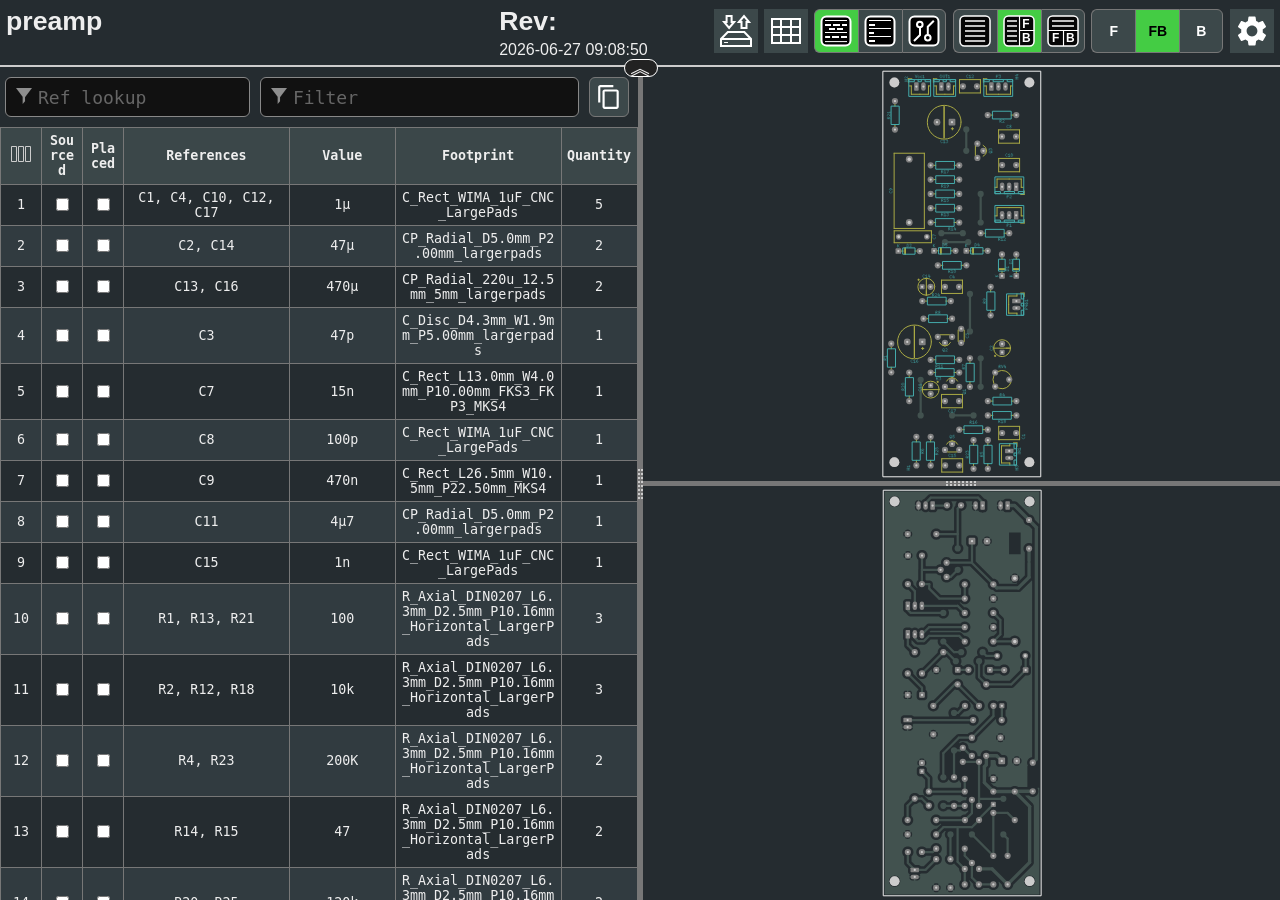
<file: bom_htmls/guitar_amp_discrete/preamp.html>
<!DOCTYPE html>
<html lang="en">

<head>
  <meta charset="UTF-8">
  <meta name="viewport" content="width=device-width, initial-scale=1.0">
  <title>Interactive BOM for KiCAD</title>
  <style type="text/css">
:root {
  --pcb-edge-color: black;
  --pad-color: #878787;
  --pad-hole-color: #CCCCCC;
  --pad-color-highlight: #D04040;
  --pad-color-highlight-both: #D0D040;
  --pad-color-highlight-marked: #44a344;
  --pin1-outline-color: #ffb629;
  --pin1-outline-color-highlight: #ffb629;
  --pin1-outline-color-highlight-both: #fcbb39;
  --pin1-outline-color-highlight-marked: #fdbe41;
  --silkscreen-edge-color: #aa4;
  --silkscreen-polygon-color: #4aa;
  --silkscreen-text-color: #4aa;
  --fabrication-edge-color: #907651;
  --fabrication-polygon-color: #907651;
  --fabrication-text-color: #a27c24;
  --track-color: #def5f1;
  --track-color-highlight: #D04040;
  --zone-color: #def5f1;
  --zone-color-highlight: #d0404080;
}

html,
body {
  margin: 0px;
  height: 100%;
  font-family: Verdana, sans-serif;
}

.dark.topmostdiv {
  --pcb-edge-color: #eee;
  --pad-color: #808080;
  --pin1-outline-color: #ffa800;
  --pin1-outline-color-highlight: #ccff00;
  --track-color: #42524f;
  --zone-color: #42524f;
  background-color: #252c30;
  color: #eee;
}

button {
  background-color: #eee;
  border: 1px solid #888;
  color: black;
  height: 44px;
  width: 44px;
  text-align: center;
  text-decoration: none;
  display: inline-block;
  font-size: 14px;
  font-weight: bolder;
}

.dark button {
  /* This will be inverted */
  background-color: #c3b7b5;
}

button.depressed {
  background-color: #0a0;
  color: white;
}

.dark button.depressed {
  /* This will be inverted */
  background-color: #b3b;
}

button:focus {
  outline: 0;
}

button#tb-btn {
  background-image: url("data:image/svg+xml,%3Csvg xmlns='http://www.w3.org/2000/svg' viewBox='0 0 8.47 8.47'%3E%3Crect transform='translate(0 -288.53)' ry='1.17' y='288.8' x='.27' height='7.94' width='7.94' fill='%23f9f9f9'/%3E%3Cg transform='translate(0 -288.53)'%3E%3Crect width='7.94' height='7.94' x='.27' y='288.8' ry='1.17' fill='none' stroke='%23000' stroke-width='.4' stroke-linejoin='round'/%3E%3Cpath d='M1.32 290.12h5.82M1.32 291.45h5.82' fill='none' stroke='%23000' stroke-width='.4'/%3E%3Cpath d='M4.37 292.5v4.23M.26 292.63H8.2' fill='none' stroke='%23000' stroke-width='.3'/%3E%3Ctext font-weight='700' font-size='3.17' font-family='sans-serif'%3E%3Ctspan x='1.35' y='295.73'%3EF%3C/tspan%3E%3Ctspan x='5.03' y='295.68'%3EB%3C/tspan%3E%3C/text%3E%3C/g%3E%3C/svg%3E%0A");
}

button#lr-btn {
  background-image: url("data:image/svg+xml,%3Csvg xmlns='http://www.w3.org/2000/svg' viewBox='0 0 8.47 8.47'%3E%3Crect transform='translate(0 -288.53)' ry='1.17' y='288.8' x='.27' height='7.94' width='7.94' fill='%23f9f9f9'/%3E%3Cg transform='translate(0 -288.53)'%3E%3Crect width='7.94' height='7.94' x='.27' y='288.8' ry='1.17' fill='none' stroke='%23000' stroke-width='.4' stroke-linejoin='round'/%3E%3Cpath d='M1.06 290.12H3.7m-2.64 1.33H3.7m-2.64 1.32H3.7m-2.64 1.3H3.7m-2.64 1.33H3.7' fill='none' stroke='%23000' stroke-width='.4'/%3E%3Cpath d='M4.37 288.8v7.94m0-4.11h3.96' fill='none' stroke='%23000' stroke-width='.3'/%3E%3Ctext font-weight='700' font-size='3.17' font-family='sans-serif'%3E%3Ctspan x='5.11' y='291.96'%3EF%3C/tspan%3E%3Ctspan x='5.03' y='295.68'%3EB%3C/tspan%3E%3C/text%3E%3C/g%3E%3C/svg%3E%0A");
}

button#bom-btn {
  background-image: url("data:image/svg+xml,%3Csvg xmlns='http://www.w3.org/2000/svg' viewBox='0 0 8.47 8.47'%3E%3Crect transform='translate(0 -288.53)' ry='1.17' y='288.8' x='.27' height='7.94' width='7.94' fill='%23f9f9f9'/%3E%3Cg transform='translate(0 -288.53)' fill='none' stroke='%23000' stroke-width='.4'%3E%3Crect width='7.94' height='7.94' x='.27' y='288.8' ry='1.17' stroke-linejoin='round'/%3E%3Cpath d='M1.59 290.12h5.29M1.59 291.45h5.33M1.59 292.75h5.33M1.59 294.09h5.33M1.59 295.41h5.33'/%3E%3C/g%3E%3C/svg%3E");
}

button#bom-grouped-btn {
  background-image: url("data:image/svg+xml,%3Csvg xmlns='http://www.w3.org/2000/svg' width='32' height='32'%3E%3Cg stroke='%23000' stroke-linejoin='round' class='layer'%3E%3Crect width='29' height='29' x='1.5' y='1.5' stroke-width='2' fill='%23fff' rx='5' ry='5'/%3E%3Cpath stroke-linecap='square' stroke-width='2' d='M6 10h4m4 0h5m4 0h3M6.1 22h3m3.9 0h5m4 0h4m-16-8h4m4 0h4'/%3E%3Cpath stroke-linecap='null' d='M5 17.5h22M5 26.6h22M5 5.5h22'/%3E%3C/g%3E%3C/svg%3E");
}

button#bom-ungrouped-btn {
  background-image: url("data:image/svg+xml,%3Csvg xmlns='http://www.w3.org/2000/svg' width='32' height='32'%3E%3Cg stroke='%23000' stroke-linejoin='round' class='layer'%3E%3Crect width='29' height='29' x='1.5' y='1.5' stroke-width='2' fill='%23fff' rx='5' ry='5'/%3E%3Cpath stroke-linecap='square' stroke-width='2' d='M6 10h4m-4 8h3m-3 8h4'/%3E%3Cpath stroke-linecap='null' d='M5 13.5h22m-22 8h22M5 5.5h22'/%3E%3C/g%3E%3C/svg%3E");
}

button#bom-netlist-btn {
  background-image: url("data:image/svg+xml,%3Csvg xmlns='http://www.w3.org/2000/svg' width='32' height='32'%3E%3Cg fill='none' stroke='%23000' class='layer'%3E%3Crect width='29' height='29' x='1.5' y='1.5' stroke-width='2' fill='%23fff' rx='5' ry='5'/%3E%3Cpath stroke-width='2' d='M6 26l6-6v-8m13.8-6.3l-6 6v8'/%3E%3Ccircle cx='11.8' cy='9.5' r='2.8' stroke-width='2'/%3E%3Ccircle cx='19.8' cy='22.8' r='2.8' stroke-width='2'/%3E%3C/g%3E%3C/svg%3E");
}

button#copy {
  background-image: url("data:image/svg+xml,%3Csvg height='48' viewBox='0 0 48 48' width='48' xmlns='http://www.w3.org/2000/svg'%3E%3Cpath d='M0 0h48v48h-48z' fill='none'/%3E%3Cpath d='M32 2h-24c-2.21 0-4 1.79-4 4v28h4v-28h24v-4zm6 8h-22c-2.21 0-4 1.79-4 4v28c0 2.21 1.79 4 4 4h22c2.21 0 4-1.79 4-4v-28c0-2.21-1.79-4-4-4zm0 32h-22v-28h22v28z'/%3E%3C/svg%3E");
  background-position: 6px 6px;
  background-repeat: no-repeat;
  background-size: 26px 26px;
  border-radius: 6px;
  height: 40px;
  width: 40px;
  margin: 10px 5px;
}

button#copy:active {
  box-shadow: inset 0px 0px 5px #6c6c6c;
}

textarea.clipboard-temp {
  position: fixed;
  top: 0;
  left: 0;
  width: 2em;
  height: 2em;
  padding: 0;
  border: None;
  outline: None;
  box-shadow: None;
  background: transparent;
}

.left-most-button {
  border-right: 0;
  border-top-left-radius: 6px;
  border-bottom-left-radius: 6px;
}

.middle-button {
  border-right: 0;
}

.right-most-button {
  border-top-right-radius: 6px;
  border-bottom-right-radius: 6px;
}

.button-container {
  font-size: 0;
  margin: 0.4rem 0.4rem 0.4rem 0;
}

.dark .button-container {
  filter: invert(1);
}

.button-container button {
  background-size: 32px 32px;
  background-position: 5px 5px;
  background-repeat: no-repeat;
}

@media print {
  .hideonprint {
    display: none;
  }
}

canvas {
  cursor: crosshair;
}

canvas:active {
  cursor: grabbing;
}

.fileinfo {
  width: 100%;
  max-width: 1000px;
  border: none;
  padding: 3px;
}

.fileinfo .title {
  font-size: 20pt;
  font-weight: bold;
}

.fileinfo td {
  overflow: hidden;
  white-space: nowrap;
  max-width: 1px;
  width: 50%;
  text-overflow: ellipsis;
}

.bom {
  border-collapse: collapse;
  font-family: Consolas, "DejaVu Sans Mono", Monaco, monospace;
  font-size: 10pt;
  table-layout: fixed;
  width: 100%;
  margin-top: 1px;
  position: relative;
}

.bom th,
.bom td {
  border: 1px solid black;
  padding: 5px;
  word-wrap: break-word;
  text-align: center;
  position: relative;
}

.dark .bom th,
.dark .bom td {
  border: 1px solid #777;
}

.bom th {
  background-color: #CCCCCC;
  background-clip: padding-box;
}

.dark .bom th {
  background-color: #3b4749;
}

.bom tr.highlighted:nth-child(n) {
  background-color: #cfc;
}

.dark .bom tr.highlighted:nth-child(n) {
  background-color: #226022;
}

.bom tr:nth-child(even) {
  background-color: #f2f2f2;
}

.dark .bom tr:nth-child(even) {
  background-color: #313b40;
}

.bom tr.checked {
  color: #1cb53d;
}

.dark .bom tr.checked {
  color: #2cce54;
}

.bom tr {
  transition: background-color 0.2s;
}

.bom .numCol {
  width: 30px;
}

.bom .value {
  width: 15%;
}

.bom .quantity {
  width: 65px;
}

.bom th .sortmark {
  position: absolute;
  right: 1px;
  top: 1px;
  margin-top: -5px;
  border-width: 5px;
  border-style: solid;
  border-color: transparent transparent #221 transparent;
  transform-origin: 50% 85%;
  transition: opacity 0.2s, transform 0.4s;
}

.dark .bom th .sortmark {
  filter: invert(1);
}

.bom th .sortmark.none {
  opacity: 0;
}

.bom th .sortmark.desc {
  transform: rotate(180deg);
}

.bom th:hover .sortmark.none {
  opacity: 0.5;
}

.bom .bom-checkbox {
  width: 30px;
  position: relative;
  user-select: none;
  -moz-user-select: none;
}

.bom .bom-checkbox:before {
  content: "";
  position: absolute;
  border-width: 15px;
  border-style: solid;
  border-color: #51829f transparent transparent transparent;
  visibility: hidden;
  top: -15px;
}

.bom .bom-checkbox:after {
  content: "Double click to set/unset all";
  position: absolute;
  color: white;
  top: -35px;
  left: -26px;
  background: #51829f;
  padding: 5px 15px;
  border-radius: 8px;
  white-space: nowrap;
  visibility: hidden;
}

.bom .bom-checkbox:hover:before,
.bom .bom-checkbox:hover:after {
  visibility: visible;
  transition: visibility 0.2s linear 1s;
}

.split {
  -webkit-box-sizing: border-box;
  -moz-box-sizing: border-box;
  box-sizing: border-box;
  overflow-y: auto;
  overflow-x: hidden;
  background-color: inherit;
}

.split.split-horizontal,
.gutter.gutter-horizontal {
  height: 100%;
  float: left;
}

.gutter {
  background-color: #ddd;
  background-repeat: no-repeat;
  background-position: 50%;
  transition: background-color 0.3s;
}

.dark .gutter {
  background-color: #777;
}

.gutter.gutter-horizontal {
  background-image: url('[data-uri]');
  cursor: ew-resize;
  width: 5px;
}

.gutter.gutter-vertical {
  background-image: url('[data-uri]');
  cursor: ns-resize;
  height: 5px;
}

.searchbox {
  float: left;
  height: 40px;
  margin: 10px 5px;
  padding: 12px 32px;
  font-family: Consolas, "DejaVu Sans Mono", Monaco, monospace;
  font-size: 18px;
  box-sizing: border-box;
  border: 1px solid #888;
  border-radius: 6px;
  outline: none;
  background-color: #eee;
  transition: background-color 0.2s, border 0.2s;
  background-image: url('[data-uri]');
  background-position: 10px 10px;
  background-repeat: no-repeat;
}

.dark .searchbox {
  background-color: #111;
  color: #eee;
}

.searchbox::placeholder {
  color: #ccc;
}

.dark .searchbox::placeholder {
  color: #666;
}

.filter {
  width: calc(60% - 64px);
}

.reflookup {
  width: calc(40% - 10px);
}

input[type=text]:focus {
  background-color: white;
  border: 1px solid #333;
}

.dark input[type=text]:focus {
  background-color: #333;
  border: 1px solid #ccc;
}

mark.highlight {
  background-color: #5050ff;
  color: #fff;
  padding: 2px;
  border-radius: 6px;
}

.dark mark.highlight {
  background-color: #76a6da;
  color: #111;
}

.menubtn {
  background-color: white;
  border: none;
  background-image: url("data:image/svg+xml,%3Csvg xmlns='http://www.w3.org/2000/svg' width='36' height='36' viewBox='0 0 20 20'%3E%3Cpath fill='none' d='M0 0h20v20H0V0z'/%3E%3Cpath d='M15.95 10.78c.03-.25.05-.51.05-.78s-.02-.53-.06-.78l1.69-1.32c.15-.12.19-.34.1-.51l-1.6-2.77c-.1-.18-.31-.24-.49-.18l-1.99.8c-.42-.32-.86-.58-1.35-.78L12 2.34c-.03-.2-.2-.34-.4-.34H8.4c-.2 0-.36.14-.39.34l-.3 2.12c-.49.2-.94.47-1.35.78l-1.99-.8c-.18-.07-.39 0-.49.18l-1.6 2.77c-.1.18-.06.39.1.51l1.69 1.32c-.04.25-.07.52-.07.78s.02.53.06.78L2.37 12.1c-.15.12-.19.34-.1.51l1.6 2.77c.1.18.31.24.49.18l1.99-.8c.42.32.86.58 1.35.78l.3 2.12c.04.2.2.34.4.34h3.2c.2 0 .37-.14.39-.34l.3-2.12c.49-.2.94-.47 1.35-.78l1.99.8c.18.07.39 0 .49-.18l1.6-2.77c.1-.18.06-.39-.1-.51l-1.67-1.32zM10 13c-1.65 0-3-1.35-3-3s1.35-3 3-3 3 1.35 3 3-1.35 3-3 3z'/%3E%3C/svg%3E%0A");
  background-position: center;
  background-repeat: no-repeat;
}

.statsbtn {
  background-color: white;
  border: none;
  background-image: url("data:image/svg+xml,%3Csvg width='36' height='36' xmlns='http://www.w3.org/2000/svg'%3E%3Cpath d='M4 6h28v24H4V6zm0 8h28v8H4m9-16v24h10V5.8' fill='none' stroke='%23000' stroke-width='2'/%3E%3C/svg%3E");
  background-position: center;
  background-repeat: no-repeat;
}

.iobtn {
  background-color: white;
  border: none;
  background-image: url("data:image/svg+xml,%3Csvg xmlns='http://www.w3.org/2000/svg' width='36' height='36'%3E%3Cpath fill='none' stroke='%23000' stroke-width='2' d='M3 33v-7l6.8-7h16.5l6.7 7v7H3zM3.2 26H33M21 9l5-5.9 5 6h-2.5V15h-5V9H21zm-4.9 0l-5 6-5-6h2.5V3h5v6h2.5z'/%3E%3Cpath fill='none' stroke='%23000' d='M6.1 29.5H10'/%3E%3C/svg%3E");
  background-position: center;
  background-repeat: no-repeat;
}

.visbtn {
  background-image: url("data:image/svg+xml,%3Csvg xmlns='http://www.w3.org/2000/svg' width='24' height='24'%3E%3Cpath fill='none' stroke='%23333' d='M2.5 4.5h5v15h-5zM9.5 4.5h5v15h-5zM16.5 4.5h5v15h-5z'/%3E%3C/svg%3E");
  background-position: center;
  background-repeat: no-repeat;
  padding: 15px;
}

#vismenu-content {
  left: 0px;
  font-family: Verdana, sans-serif;
}

.dark .statsbtn,
.dark .savebtn,
.dark .menubtn,
.dark .iobtn,
.dark .visbtn {
  filter: invert(1);
}

.flexbox {
  display: flex;
  align-items: center;
  justify-content: space-between;
  width: 100%;
}

.savebtn {
  background-color: #d6d6d6;
  width: auto;
  height: 30px;
  flex-grow: 1;
  margin: 5px;
  border-radius: 4px;
}

.savebtn:active {
  background-color: #0a0;
  color: white;
}

.dark .savebtn:active {
  /* This will be inverted */
  background-color: #b3b;
}

.stats {
  border-collapse: collapse;
  font-size: 12pt;
  table-layout: fixed;
  width: 100%;
  min-width: 450px;
}

.dark .stats td {
  border: 1px solid #bbb;
}

.stats td {
  border: 1px solid black;
  padding: 5px;
  word-wrap: break-word;
  text-align: center;
  position: relative;
}

#checkbox-stats div {
  position: absolute;
  left: 0;
  top: 0;
  height: 100%;
  width: 100%;
  display: flex;
  align-items: center;
  justify-content: center;
}

#checkbox-stats .bar {
  background-color: rgba(28, 251, 0, 0.6);
}

.menu {
  position: relative;
  display: inline-block;
  margin: 0.4rem 0.4rem 0.4rem 0;
}

.menu-content {
  font-size: 12pt !important;
  text-align: left !important;
  font-weight: normal !important;
  display: none;
  position: absolute;
  background-color: white;
  right: 0;
  min-width: 300px;
  box-shadow: 0px 8px 16px 0px rgba(0, 0, 0, 0.2);
  z-index: 100;
  padding: 8px;
}

.dark .menu-content {
  background-color: #111;
}

.menu:hover .menu-content {
  display: block;
}

.menu:hover .menubtn,
.menu:hover .iobtn,
.menu:hover .statsbtn {
  background-color: #eee;
}

.menu-label {
  display: inline-block;
  padding: 8px;
  border: 1px solid #ccc;
  border-top: 0;
  width: calc(100% - 18px);
}

.menu-label-top {
  border-top: 1px solid #ccc;
}

.menu-textbox {
  float: left;
  height: 24px;
  margin: 10px 5px;
  padding: 5px 5px;
  font-family: Consolas, "DejaVu Sans Mono", Monaco, monospace;
  font-size: 14px;
  box-sizing: border-box;
  border: 1px solid #888;
  border-radius: 4px;
  outline: none;
  background-color: #eee;
  transition: background-color 0.2s, border 0.2s;
  width: calc(100% - 10px);
}

.menu-textbox.invalid,
.dark .menu-textbox.invalid {
  color: red;
}

.dark .menu-textbox {
  background-color: #222;
  color: #eee;
}

.radio-container {
  margin: 4px;
}

.topmostdiv {
  display: flex;
  flex-direction: column;
  width: 100%;
  background-color: white;
  transition: background-color 0.3s;
  min-height: 100%;
}

#top {
  display: flex;
  flex-wrap: wrap;
  justify-content: flex-end;
  align-items: center;
}

#topdivider {
  border-bottom: 2px solid black;
  display: flex;
  justify-content: center;
  align-items: center;
}

.dark #topdivider {
  border-bottom: 2px solid #ccc;
}

#topdivider>div {
  position: relative;
}

#toptoggle {
  cursor: pointer;
  user-select: none;
  position: absolute;
  padding: 0.1rem 0.3rem;
  top: -0.4rem;
  left: -1rem;
  font-size: 1.4rem;
  line-height: 60%;
  border: 1px solid black;
  border-radius: 1rem;
  background-color: #fff;
  z-index: 100;
}

.flipped {
  transform: rotate(0.5turn);
}

.dark #toptoggle {
  border: 1px solid #fff;
  background-color: #222;
}

#fileinfodiv {
  flex: 20rem 1 0;
  overflow: auto;
}

#bomcontrols {
  display: flex;
  flex-direction: row-reverse;
}

#bomcontrols>* {
  flex-shrink: 0;
}

#dbg {
  display: block;
}

::-webkit-scrollbar {
  width: 8px;
}

::-webkit-scrollbar-track {
  background: #aaa;
}

::-webkit-scrollbar-thumb {
  background: #666;
  border-radius: 3px;
}

::-webkit-scrollbar-thumb:hover {
  background: #555;
}

.slider {
  -webkit-appearance: none;
  width: 100%;
  margin: 3px 0;
  padding: 0;
  outline: none;
  opacity: 0.7;
  -webkit-transition: .2s;
  transition: opacity .2s;
  border-radius: 3px;
}

.slider:hover {
  opacity: 1;
}

.slider:focus {
  outline: none;
}

.slider::-webkit-slider-runnable-track {
  -webkit-appearance: none;
  width: 100%;
  height: 8px;
  background: #d3d3d3;
  border-radius: 3px;
  border: none;
}

.slider::-webkit-slider-thumb {
  -webkit-appearance: none;
  width: 15px;
  height: 15px;
  border-radius: 50%;
  background: #0a0;
  cursor: pointer;
  margin-top: -4px;
}

.dark .slider::-webkit-slider-thumb {
  background: #3d3;
}

.slider::-moz-range-thumb {
  width: 15px;
  height: 15px;
  border-radius: 50%;
  background: #0a0;
  cursor: pointer;
}

.slider::-moz-range-track {
  height: 8px;
  background: #d3d3d3;
  border-radius: 3px;
}

.dark .slider::-moz-range-thumb {
  background: #3d3;
}

.slider::-ms-track {
  width: 100%;
  height: 8px;
  border-width: 3px 0;
  background: transparent;
  border-color: transparent;
  color: transparent;
  transition: opacity .2s;
}

.slider::-ms-fill-lower {
  background: #d3d3d3;
  border: none;
  border-radius: 3px;
}

.slider::-ms-fill-upper {
  background: #d3d3d3;
  border: none;
  border-radius: 3px;
}

.slider::-ms-thumb {
  width: 15px;
  height: 15px;
  border-radius: 50%;
  background: #0a0;
  cursor: pointer;
  margin: 0;
}

.shameless-plug {
  font-size: 0.8em;
  text-align: center;
  display: block;
}

a {
  color: #0278a4;
}

.dark a {
  color: #00b9fd;
}

#frontcanvas,
#backcanvas {
  touch-action: none;
}

.placeholder {
  border: 1px dashed #9f9fda !important;
  background-color: #edf2f7 !important;
}

.dragging {
  z-index: 999;
}

.dark .dragging>table>tbody>tr {
  background-color: #252c30;
}

.dark .placeholder {
  filter: invert(1);
}

.column-spacer {
  top: 0;
  left: 0;
  width: calc(100% - 4px);
  position: absolute;
  cursor: pointer;
  user-select: none;
  height: 100%;
}

.column-width-handle {
  top: 0;
  right: 0;
  width: 4px;
  position: absolute;
  cursor: col-resize;
  user-select: none;
  height: 100%;
}

.column-width-handle:hover {
  background-color: #4f99bd;
}

.help-link {
  border: 1px solid #0278a4;
  padding-inline: 0.3rem;
  border-radius: 3px;
  cursor: pointer;
}

.dark .help-link {
  border: 1px solid #00b9fd;
}

.bom-color {
  width: 20%;
}

.color-column input {
  width: 1.6rem;
  height: 1rem;
  border: 1px solid black;
  cursor: pointer;
  padding: 0;
}

/* removes default styling from input color element */
::-webkit-color-swatch {
  border: none;
}

::-webkit-color-swatch-wrapper {
  padding: 0;
}

::-moz-color-swatch,
::-moz-focus-inner {
  border: none;
}

::-moz-focus-inner {
  padding: 0;
}

  </style>
  <script type="text/javascript" >
///////////////////////////////////////////////
/*
  Split.js - v1.3.5
  MIT License
  https://github.com/nathancahill/Split.js
*/
!function(e,t){"object"==typeof exports&&"undefined"!=typeof module?module.exports=t():"function"==typeof define&&define.amd?define(t):e.Split=t()}(this,function(){"use strict";var e=window,t=e.document,n="addEventListener",i="removeEventListener",r="getBoundingClientRect",s=function(){return!1},o=e.attachEvent&&!e[n],a=["","-webkit-","-moz-","-o-"].filter(function(e){var n=t.createElement("div");return n.style.cssText="width:"+e+"calc(9px)",!!n.style.length}).shift()+"calc",l=function(e){return"string"==typeof e||e instanceof String?t.querySelector(e):e};return function(u,c){function z(e,t,n){var i=A(y,t,n);Object.keys(i).forEach(function(t){return e.style[t]=i[t]})}function h(e,t){var n=B(y,t);Object.keys(n).forEach(function(t){return e.style[t]=n[t]})}function f(e){var t=E[this.a],n=E[this.b],i=t.size+n.size;t.size=e/this.size*i,n.size=i-e/this.size*i,z(t.element,t.size,this.aGutterSize),z(n.element,n.size,this.bGutterSize)}function m(e){var t;this.dragging&&((t="touches"in e?e.touches[0][b]-this.start:e[b]-this.start)<=E[this.a].minSize+M+this.aGutterSize?t=E[this.a].minSize+this.aGutterSize:t>=this.size-(E[this.b].minSize+M+this.bGutterSize)&&(t=this.size-(E[this.b].minSize+this.bGutterSize)),f.call(this,t),c.onDrag&&c.onDrag())}function g(){var e=E[this.a].element,t=E[this.b].element;this.size=e[r]()[y]+t[r]()[y]+this.aGutterSize+this.bGutterSize,this.start=e[r]()[G]}function d(){var t=this,n=E[t.a].element,r=E[t.b].element;t.dragging&&c.onDragEnd&&c.onDragEnd(),t.dragging=!1,e[i]("mouseup",t.stop),e[i]("touchend",t.stop),e[i]("touchcancel",t.stop),t.parent[i]("mousemove",t.move),t.parent[i]("touchmove",t.move),delete t.stop,delete t.move,n[i]("selectstart",s),n[i]("dragstart",s),r[i]("selectstart",s),r[i]("dragstart",s),n.style.userSelect="",n.style.webkitUserSelect="",n.style.MozUserSelect="",n.style.pointerEvents="",r.style.userSelect="",r.style.webkitUserSelect="",r.style.MozUserSelect="",r.style.pointerEvents="",t.gutter.style.cursor="",t.parent.style.cursor=""}function S(t){var i=this,r=E[i.a].element,o=E[i.b].element;!i.dragging&&c.onDragStart&&c.onDragStart(),t.preventDefault(),i.dragging=!0,i.move=m.bind(i),i.stop=d.bind(i),e[n]("mouseup",i.stop),e[n]("touchend",i.stop),e[n]("touchcancel",i.stop),i.parent[n]("mousemove",i.move),i.parent[n]("touchmove",i.move),r[n]("selectstart",s),r[n]("dragstart",s),o[n]("selectstart",s),o[n]("dragstart",s),r.style.userSelect="none",r.style.webkitUserSelect="none",r.style.MozUserSelect="none",r.style.pointerEvents="none",o.style.userSelect="none",o.style.webkitUserSelect="none",o.style.MozUserSelect="none",o.style.pointerEvents="none",i.gutter.style.cursor=j,i.parent.style.cursor=j,g.call(i)}function v(e){e.forEach(function(t,n){if(n>0){var i=F[n-1],r=E[i.a],s=E[i.b];r.size=e[n-1],s.size=t,z(r.element,r.size,i.aGutterSize),z(s.element,s.size,i.bGutterSize)}})}function p(){F.forEach(function(e){e.parent.removeChild(e.gutter),E[e.a].element.style[y]="",E[e.b].element.style[y]=""})}void 0===c&&(c={});var y,b,G,E,w=l(u[0]).parentNode,D=e.getComputedStyle(w).flexDirection,U=c.sizes||u.map(function(){return 100/u.length}),k=void 0!==c.minSize?c.minSize:100,x=Array.isArray(k)?k:u.map(function(){return k}),L=void 0!==c.gutterSize?c.gutterSize:10,M=void 0!==c.snapOffset?c.snapOffset:30,O=c.direction||"horizontal",j=c.cursor||("horizontal"===O?"ew-resize":"ns-resize"),C=c.gutter||function(e,n){var i=t.createElement("div");return i.className="gutter gutter-"+n,i},A=c.elementStyle||function(e,t,n){var i={};return"string"==typeof t||t instanceof String?i[e]=t:i[e]=o?t+"%":a+"("+t+"% - "+n+"px)",i},B=c.gutterStyle||function(e,t){return n={},n[e]=t+"px",n;var n};"horizontal"===O?(y="width","clientWidth",b="clientX",G="left","paddingLeft"):"vertical"===O&&(y="height","clientHeight",b="clientY",G="top","paddingTop");var F=[];return E=u.map(function(e,t){var i,s={element:l(e),size:U[t],minSize:x[t]};if(t>0&&(i={a:t-1,b:t,dragging:!1,isFirst:1===t,isLast:t===u.length-1,direction:O,parent:w},i.aGutterSize=L,i.bGutterSize=L,i.isFirst&&(i.aGutterSize=L/2),i.isLast&&(i.bGutterSize=L/2),"row-reverse"===D||"column-reverse"===D)){var a=i.a;i.a=i.b,i.b=a}if(!o&&t>0){var c=C(t,O);h(c,L),c[n]("mousedown",S.bind(i)),c[n]("touchstart",S.bind(i)),w.insertBefore(c,s.element),i.gutter=c}0===t||t===u.length-1?z(s.element,s.size,L/2):z(s.element,s.size,L);var f=s.element[r]()[y];return f<s.minSize&&(s.minSize=f),t>0&&F.push(i),s}),o?{setSizes:v,destroy:p}:{setSizes:v,getSizes:function(){return E.map(function(e){return e.size})},collapse:function(e){if(e===F.length){var t=F[e-1];g.call(t),o||f.call(t,t.size-t.bGutterSize)}else{var n=F[e];g.call(n),o||f.call(n,n.aGutterSize)}},destroy:p}}});

///////////////////////////////////////////////

///////////////////////////////////////////////
// Copyright (c) 2013 Pieroxy <pieroxy@pieroxy.net>
// This work is free. You can redistribute it and/or modify it
// under the terms of the WTFPL, Version 2
// For more information see LICENSE.txt or http://www.wtfpl.net/
//
// For more information, the home page:
// http://pieroxy.net/blog/pages/lz-string/testing.html
//
// LZ-based compression algorithm, version 1.4.4
var LZString=function(){var o=String.fromCharCode,i={};var n={decompressFromBase64:function(o){return null==o?"":""==o?null:n._decompress(o.length,32,function(n){return function(o,n){if(!i[o]){i[o]={};for(var t=0;t<o.length;t++)i[o][o.charAt(t)]=t}return i[o][n]}("ABCDEFGHIJKLMNOPQRSTUVWXYZabcdefghijklmnopqrstuvwxyz0123456789+/=",o.charAt(n))})},_decompress:function(i,n,t){var r,e,a,s,p,u,l,f=[],c=4,d=4,h=3,v="",g=[],m={val:t(0),position:n,index:1};for(r=0;r<3;r+=1)f[r]=r;for(a=0,p=Math.pow(2,2),u=1;u!=p;)s=m.val&m.position,m.position>>=1,0==m.position&&(m.position=n,m.val=t(m.index++)),a|=(s>0?1:0)*u,u<<=1;switch(a){case 0:for(a=0,p=Math.pow(2,8),u=1;u!=p;)s=m.val&m.position,m.position>>=1,0==m.position&&(m.position=n,m.val=t(m.index++)),a|=(s>0?1:0)*u,u<<=1;l=o(a);break;case 1:for(a=0,p=Math.pow(2,16),u=1;u!=p;)s=m.val&m.position,m.position>>=1,0==m.position&&(m.position=n,m.val=t(m.index++)),a|=(s>0?1:0)*u,u<<=1;l=o(a);break;case 2:return""}for(f[3]=l,e=l,g.push(l);;){if(m.index>i)return"";for(a=0,p=Math.pow(2,h),u=1;u!=p;)s=m.val&m.position,m.position>>=1,0==m.position&&(m.position=n,m.val=t(m.index++)),a|=(s>0?1:0)*u,u<<=1;switch(l=a){case 0:for(a=0,p=Math.pow(2,8),u=1;u!=p;)s=m.val&m.position,m.position>>=1,0==m.position&&(m.position=n,m.val=t(m.index++)),a|=(s>0?1:0)*u,u<<=1;f[d++]=o(a),l=d-1,c--;break;case 1:for(a=0,p=Math.pow(2,16),u=1;u!=p;)s=m.val&m.position,m.position>>=1,0==m.position&&(m.position=n,m.val=t(m.index++)),a|=(s>0?1:0)*u,u<<=1;f[d++]=o(a),l=d-1,c--;break;case 2:return g.join("")}if(0==c&&(c=Math.pow(2,h),h++),f[l])v=f[l];else{if(l!==d)return null;v=e+e.charAt(0)}g.push(v),f[d++]=e+v.charAt(0),e=v,0==--c&&(c=Math.pow(2,h),h++)}}};return n}();"function"==typeof define&&define.amd?define(function(){return LZString}):"undefined"!=typeof module&&null!=module?module.exports=LZString:"undefined"!=typeof angular&&null!=angular&&angular.module("LZString",[]).factory("LZString",function(){return LZString});
///////////////////////////////////////////////

///////////////////////////////////////////////
/*!
 * PEP v0.4.3 | https://github.com/jquery/PEP
 * Copyright jQuery Foundation and other contributors | http://jquery.org/license
 */
!function(a,b){"object"==typeof exports&&"undefined"!=typeof module?module.exports=b():"function"==typeof define&&define.amd?define(b):a.PointerEventsPolyfill=b()}(this,function(){"use strict";function a(a,b){b=b||Object.create(null);var c=document.createEvent("Event");c.initEvent(a,b.bubbles||!1,b.cancelable||!1);
for(var d,e=2;e<m.length;e++)d=m[e],c[d]=b[d]||n[e];c.buttons=b.buttons||0;
var f=0;return f=b.pressure&&c.buttons?b.pressure:c.buttons?.5:0,c.x=c.clientX,c.y=c.clientY,c.pointerId=b.pointerId||0,c.width=b.width||0,c.height=b.height||0,c.pressure=f,c.tiltX=b.tiltX||0,c.tiltY=b.tiltY||0,c.twist=b.twist||0,c.tangentialPressure=b.tangentialPressure||0,c.pointerType=b.pointerType||"",c.hwTimestamp=b.hwTimestamp||0,c.isPrimary=b.isPrimary||!1,c}function b(){this.array=[],this.size=0}function c(a,b,c,d){this.addCallback=a.bind(d),this.removeCallback=b.bind(d),this.changedCallback=c.bind(d),A&&(this.observer=new A(this.mutationWatcher.bind(this)))}function d(a){return"body /shadow-deep/ "+e(a)}function e(a){return'[touch-action="'+a+'"]'}function f(a){return"{ -ms-touch-action: "+a+"; touch-action: "+a+"; }"}function g(){if(F){D.forEach(function(a){String(a)===a?(E+=e(a)+f(a)+"\n",G&&(E+=d(a)+f(a)+"\n")):(E+=a.selectors.map(e)+f(a.rule)+"\n",G&&(E+=a.selectors.map(d)+f(a.rule)+"\n"))});var a=document.createElement("style");a.textContent=E,document.head.appendChild(a)}}function h(){if(!window.PointerEvent){if(window.PointerEvent=a,window.navigator.msPointerEnabled){var b=window.navigator.msMaxTouchPoints;Object.defineProperty(window.navigator,"maxTouchPoints",{value:b,enumerable:!0}),u.registerSource("ms",_)}else Object.defineProperty(window.navigator,"maxTouchPoints",{value:0,enumerable:!0}),u.registerSource("mouse",N),void 0!==window.ontouchstart&&u.registerSource("touch",V);u.register(document)}}function i(a){if(!u.pointermap.has(a)){var b=new Error("InvalidPointerId");throw b.name="InvalidPointerId",b}}function j(a){for(var b=a.parentNode;b&&b!==a.ownerDocument;)b=b.parentNode;if(!b){var c=new Error("InvalidStateError");throw c.name="InvalidStateError",c}}function k(a){var b=u.pointermap.get(a);return 0!==b.buttons}function l(){window.Element&&!Element.prototype.setPointerCapture&&Object.defineProperties(Element.prototype,{setPointerCapture:{value:W},releasePointerCapture:{value:X},hasPointerCapture:{value:Y}})}
var m=["bubbles","cancelable","view","detail","screenX","screenY","clientX","clientY","ctrlKey","altKey","shiftKey","metaKey","button","relatedTarget","pageX","pageY"],n=[!1,!1,null,null,0,0,0,0,!1,!1,!1,!1,0,null,0,0],o=window.Map&&window.Map.prototype.forEach,p=o?Map:b;b.prototype={set:function(a,b){return void 0===b?this["delete"](a):(this.has(a)||this.size++,void(this.array[a]=b))},has:function(a){return void 0!==this.array[a]},"delete":function(a){this.has(a)&&(delete this.array[a],this.size--)},get:function(a){return this.array[a]},clear:function(){this.array.length=0,this.size=0},forEach:function(a,b){return this.array.forEach(function(c,d){a.call(b,c,d,this)},this)}};var q=["bubbles","cancelable","view","detail","screenX","screenY","clientX","clientY","ctrlKey","altKey","shiftKey","metaKey","button","relatedTarget","buttons","pointerId","width","height","pressure","tiltX","tiltY","pointerType","hwTimestamp","isPrimary","type","target","currentTarget","which","pageX","pageY","timeStamp"],r=[!1,!1,null,null,0,0,0,0,!1,!1,!1,!1,0,null,0,0,0,0,0,0,0,"",0,!1,"",null,null,0,0,0,0],s={pointerover:1,pointerout:1,pointerenter:1,pointerleave:1},t="undefined"!=typeof SVGElementInstance,u={pointermap:new p,eventMap:Object.create(null),captureInfo:Object.create(null),eventSources:Object.create(null),eventSourceList:[],registerSource:function(a,b){var c=b,d=c.events;d&&(d.forEach(function(a){c[a]&&(this.eventMap[a]=c[a].bind(c))},this),this.eventSources[a]=c,this.eventSourceList.push(c))},register:function(a){for(var b,c=this.eventSourceList.length,d=0;d<c&&(b=this.eventSourceList[d]);d++)
b.register.call(b,a)},unregister:function(a){for(var b,c=this.eventSourceList.length,d=0;d<c&&(b=this.eventSourceList[d]);d++)
b.unregister.call(b,a)},contains:function(a,b){try{return a.contains(b)}catch(c){return!1}},down:function(a){a.bubbles=!0,this.fireEvent("pointerdown",a)},move:function(a){a.bubbles=!0,this.fireEvent("pointermove",a)},up:function(a){a.bubbles=!0,this.fireEvent("pointerup",a)},enter:function(a){a.bubbles=!1,this.fireEvent("pointerenter",a)},leave:function(a){a.bubbles=!1,this.fireEvent("pointerleave",a)},over:function(a){a.bubbles=!0,this.fireEvent("pointerover",a)},out:function(a){a.bubbles=!0,this.fireEvent("pointerout",a)},cancel:function(a){a.bubbles=!0,this.fireEvent("pointercancel",a)},leaveOut:function(a){this.out(a),this.propagate(a,this.leave,!1)},enterOver:function(a){this.over(a),this.propagate(a,this.enter,!0)},eventHandler:function(a){if(!a._handledByPE){var b=a.type,c=this.eventMap&&this.eventMap[b];c&&c(a),a._handledByPE=!0}},listen:function(a,b){b.forEach(function(b){this.addEvent(a,b)},this)},unlisten:function(a,b){b.forEach(function(b){this.removeEvent(a,b)},this)},addEvent:function(a,b){a.addEventListener(b,this.boundHandler)},removeEvent:function(a,b){a.removeEventListener(b,this.boundHandler)},makeEvent:function(b,c){this.captureInfo[c.pointerId]&&(c.relatedTarget=null);var d=new a(b,c);return c.preventDefault&&(d.preventDefault=c.preventDefault),d._target=d._target||c.target,d},fireEvent:function(a,b){var c=this.makeEvent(a,b);return this.dispatchEvent(c)},cloneEvent:function(a){for(var b,c=Object.create(null),d=0;d<q.length;d++)b=q[d],c[b]=a[b]||r[d],!t||"target"!==b&&"relatedTarget"!==b||c[b]instanceof SVGElementInstance&&(c[b]=c[b].correspondingUseElement);return a.preventDefault&&(c.preventDefault=function(){a.preventDefault()}),c},getTarget:function(a){var b=this.captureInfo[a.pointerId];return b?a._target!==b&&a.type in s?void 0:b:a._target},propagate:function(a,b,c){for(var d=a.target,e=[];d!==document&&!d.contains(a.relatedTarget);) if(e.push(d),d=d.parentNode,!d)return;c&&e.reverse(),e.forEach(function(c){a.target=c,b.call(this,a)},this)},setCapture:function(b,c,d){this.captureInfo[b]&&this.releaseCapture(b,d),this.captureInfo[b]=c,this.implicitRelease=this.releaseCapture.bind(this,b,d),document.addEventListener("pointerup",this.implicitRelease),document.addEventListener("pointercancel",this.implicitRelease);var e=new a("gotpointercapture");e.pointerId=b,e._target=c,d||this.asyncDispatchEvent(e)},releaseCapture:function(b,c){var d=this.captureInfo[b];if(d){this.captureInfo[b]=void 0,document.removeEventListener("pointerup",this.implicitRelease),document.removeEventListener("pointercancel",this.implicitRelease);var e=new a("lostpointercapture");e.pointerId=b,e._target=d,c||this.asyncDispatchEvent(e)}},dispatchEvent:/*scope.external.dispatchEvent || */function(a){var b=this.getTarget(a);if(b)return b.dispatchEvent(a)},asyncDispatchEvent:function(a){requestAnimationFrame(this.dispatchEvent.bind(this,a))}};u.boundHandler=u.eventHandler.bind(u);var v={shadow:function(a){if(a)return a.shadowRoot||a.webkitShadowRoot},canTarget:function(a){return a&&Boolean(a.elementFromPoint)},targetingShadow:function(a){var b=this.shadow(a);if(this.canTarget(b))return b},olderShadow:function(a){var b=a.olderShadowRoot;if(!b){var c=a.querySelector("shadow");c&&(b=c.olderShadowRoot)}return b},allShadows:function(a){for(var b=[],c=this.shadow(a);c;)b.push(c),c=this.olderShadow(c);return b},searchRoot:function(a,b,c){if(a){var d,e,f=a.elementFromPoint(b,c);for(e=this.targetingShadow(f);e;){if(d=e.elementFromPoint(b,c)){var g=this.targetingShadow(d);return this.searchRoot(g,b,c)||d} e=this.olderShadow(e)} return f}},owner:function(a){
for(var b=a;b.parentNode;)b=b.parentNode;
return b.nodeType!==Node.DOCUMENT_NODE&&b.nodeType!==Node.DOCUMENT_FRAGMENT_NODE&&(b=document),b},findTarget:function(a){var b=a.clientX,c=a.clientY,d=this.owner(a.target);
return d.elementFromPoint(b,c)||(d=document),this.searchRoot(d,b,c)}},w=Array.prototype.forEach.call.bind(Array.prototype.forEach),x=Array.prototype.map.call.bind(Array.prototype.map),y=Array.prototype.slice.call.bind(Array.prototype.slice),z=Array.prototype.filter.call.bind(Array.prototype.filter),A=window.MutationObserver||window.WebKitMutationObserver,B="[touch-action]",C={subtree:!0,childList:!0,attributes:!0,attributeOldValue:!0,attributeFilter:["touch-action"]};c.prototype={watchSubtree:function(a){
//
this.observer&&v.canTarget(a)&&this.observer.observe(a,C)},enableOnSubtree:function(a){this.watchSubtree(a),a===document&&"complete"!==document.readyState?this.installOnLoad():this.installNewSubtree(a)},installNewSubtree:function(a){w(this.findElements(a),this.addElement,this)},findElements:function(a){return a.querySelectorAll?a.querySelectorAll(B):[]},removeElement:function(a){this.removeCallback(a)},addElement:function(a){this.addCallback(a)},elementChanged:function(a,b){this.changedCallback(a,b)},concatLists:function(a,b){return a.concat(y(b))},
installOnLoad:function(){document.addEventListener("readystatechange",function(){"complete"===document.readyState&&this.installNewSubtree(document)}.bind(this))},isElement:function(a){return a.nodeType===Node.ELEMENT_NODE},flattenMutationTree:function(a){
var b=x(a,this.findElements,this);
return b.push(z(a,this.isElement)),b.reduce(this.concatLists,[])},mutationWatcher:function(a){a.forEach(this.mutationHandler,this)},mutationHandler:function(a){if("childList"===a.type){var b=this.flattenMutationTree(a.addedNodes);b.forEach(this.addElement,this);var c=this.flattenMutationTree(a.removedNodes);c.forEach(this.removeElement,this)}else"attributes"===a.type&&this.elementChanged(a.target,a.oldValue)}};var D=["none","auto","pan-x","pan-y",{rule:"pan-x pan-y",selectors:["pan-x pan-y","pan-y pan-x"]}],E="",F=window.PointerEvent||window.MSPointerEvent,G=!window.ShadowDOMPolyfill&&document.head.createShadowRoot,H=u.pointermap,I=25,J=[1,4,2,8,16],K=!1;try{K=1===new MouseEvent("test",{buttons:1}).buttons}catch(L){}
var M,N={POINTER_ID:1,POINTER_TYPE:"mouse",events:["mousedown","mousemove","mouseup","mouseover","mouseout"],register:function(a){u.listen(a,this.events)},unregister:function(a){u.unlisten(a,this.events)},lastTouches:[],
isEventSimulatedFromTouch:function(a){for(var b,c=this.lastTouches,d=a.clientX,e=a.clientY,f=0,g=c.length;f<g&&(b=c[f]);f++){
var h=Math.abs(d-b.x),i=Math.abs(e-b.y);if(h<=I&&i<=I)return!0}},prepareEvent:function(a){var b=u.cloneEvent(a),c=b.preventDefault;return b.preventDefault=function(){a.preventDefault(),c()},b.pointerId=this.POINTER_ID,b.isPrimary=!0,b.pointerType=this.POINTER_TYPE,b},prepareButtonsForMove:function(a,b){var c=H.get(this.POINTER_ID);
0!==b.which&&c?a.buttons=c.buttons:a.buttons=0,b.buttons=a.buttons},mousedown:function(a){if(!this.isEventSimulatedFromTouch(a)){var b=H.get(this.POINTER_ID),c=this.prepareEvent(a);K||(c.buttons=J[c.button],b&&(c.buttons|=b.buttons),a.buttons=c.buttons),H.set(this.POINTER_ID,a),b&&0!==b.buttons?u.move(c):u.down(c)}},mousemove:function(a){if(!this.isEventSimulatedFromTouch(a)){var b=this.prepareEvent(a);K||this.prepareButtonsForMove(b,a),b.button=-1,H.set(this.POINTER_ID,a),u.move(b)}},mouseup:function(a){if(!this.isEventSimulatedFromTouch(a)){var b=H.get(this.POINTER_ID),c=this.prepareEvent(a);if(!K){var d=J[c.button];
c.buttons=b?b.buttons&~d:0,a.buttons=c.buttons}H.set(this.POINTER_ID,a),
c.buttons&=~J[c.button],0===c.buttons?u.up(c):u.move(c)}},mouseover:function(a){if(!this.isEventSimulatedFromTouch(a)){var b=this.prepareEvent(a);K||this.prepareButtonsForMove(b,a),b.button=-1,H.set(this.POINTER_ID,a),u.enterOver(b)}},mouseout:function(a){if(!this.isEventSimulatedFromTouch(a)){var b=this.prepareEvent(a);K||this.prepareButtonsForMove(b,a),b.button=-1,u.leaveOut(b)}},cancel:function(a){var b=this.prepareEvent(a);u.cancel(b),this.deactivateMouse()},deactivateMouse:function(){H["delete"](this.POINTER_ID)}},O=u.captureInfo,P=v.findTarget.bind(v),Q=v.allShadows.bind(v),R=u.pointermap,S=2500,T=200,U="touch-action",V={events:["touchstart","touchmove","touchend","touchcancel"],register:function(a){M.enableOnSubtree(a)},unregister:function(){},elementAdded:function(a){var b=a.getAttribute(U),c=this.touchActionToScrollType(b);c&&(a._scrollType=c,u.listen(a,this.events),
Q(a).forEach(function(a){a._scrollType=c,u.listen(a,this.events)},this))},elementRemoved:function(a){a._scrollType=void 0,u.unlisten(a,this.events),
Q(a).forEach(function(a){a._scrollType=void 0,u.unlisten(a,this.events)},this)},elementChanged:function(a,b){var c=a.getAttribute(U),d=this.touchActionToScrollType(c),e=this.touchActionToScrollType(b);
d&&e?(a._scrollType=d,Q(a).forEach(function(a){a._scrollType=d},this)):e?this.elementRemoved(a):d&&this.elementAdded(a)},scrollTypes:{EMITTER:"none",XSCROLLER:"pan-x",YSCROLLER:"pan-y",SCROLLER:/^(?:pan-x pan-y)|(?:pan-y pan-x)|auto$/},touchActionToScrollType:function(a){var b=a,c=this.scrollTypes;return"none"===b?"none":b===c.XSCROLLER?"X":b===c.YSCROLLER?"Y":c.SCROLLER.exec(b)?"XY":void 0},POINTER_TYPE:"touch",firstTouch:null,isPrimaryTouch:function(a){return this.firstTouch===a.identifier},setPrimaryTouch:function(a){
(0===R.size||1===R.size&&R.has(1))&&(this.firstTouch=a.identifier,this.firstXY={X:a.clientX,Y:a.clientY},this.scrolling=!1,this.cancelResetClickCount())},removePrimaryPointer:function(a){a.isPrimary&&(this.firstTouch=null,this.firstXY=null,this.resetClickCount())},clickCount:0,resetId:null,resetClickCount:function(){var a=function(){this.clickCount=0,this.resetId=null}.bind(this);this.resetId=setTimeout(a,T)},cancelResetClickCount:function(){this.resetId&&clearTimeout(this.resetId)},typeToButtons:function(a){var b=0;return"touchstart"!==a&&"touchmove"!==a||(b=1),b},touchToPointer:function(a){var b=this.currentTouchEvent,c=u.cloneEvent(a),d=c.pointerId=a.identifier+2;c.target=O[d]||P(c),c.bubbles=!0,c.cancelable=!0,c.detail=this.clickCount,c.button=0,c.buttons=this.typeToButtons(b.type),c.width=2*(a.radiusX||a.webkitRadiusX||0),c.height=2*(a.radiusY||a.webkitRadiusY||0),c.pressure=a.force||a.webkitForce||.5,c.isPrimary=this.isPrimaryTouch(a),c.pointerType=this.POINTER_TYPE,
c.altKey=b.altKey,c.ctrlKey=b.ctrlKey,c.metaKey=b.metaKey,c.shiftKey=b.shiftKey;
var e=this;return c.preventDefault=function(){e.scrolling=!1,e.firstXY=null,b.preventDefault()},c},processTouches:function(a,b){var c=a.changedTouches;this.currentTouchEvent=a;for(var d,e=0;e<c.length;e++)d=c[e],b.call(this,this.touchToPointer(d))},
shouldScroll:function(a){if(this.firstXY){var b,c=a.currentTarget._scrollType;if("none"===c)
b=!1;else if("XY"===c)
b=!0;else{var d=a.changedTouches[0],e=c,f="Y"===c?"X":"Y",g=Math.abs(d["client"+e]-this.firstXY[e]),h=Math.abs(d["client"+f]-this.firstXY[f]);
b=g>=h}return this.firstXY=null,b}},findTouch:function(a,b){for(var c,d=0,e=a.length;d<e&&(c=a[d]);d++)if(c.identifier===b)return!0},
vacuumTouches:function(a){var b=a.touches;
if(R.size>=b.length){var c=[];R.forEach(function(a,d){
if(1!==d&&!this.findTouch(b,d-2)){var e=a.out;c.push(e)}},this),c.forEach(this.cancelOut,this)}},touchstart:function(a){this.vacuumTouches(a),this.setPrimaryTouch(a.changedTouches[0]),this.dedupSynthMouse(a),this.scrolling||(this.clickCount++,this.processTouches(a,this.overDown))},overDown:function(a){R.set(a.pointerId,{target:a.target,out:a,outTarget:a.target}),u.enterOver(a),u.down(a)},touchmove:function(a){this.scrolling||(this.shouldScroll(a)?(this.scrolling=!0,this.touchcancel(a)):(a.preventDefault(),this.processTouches(a,this.moveOverOut)))},moveOverOut:function(a){var b=a,c=R.get(b.pointerId);
if(c){var d=c.out,e=c.outTarget;u.move(b),d&&e!==b.target&&(d.relatedTarget=b.target,b.relatedTarget=e,
d.target=e,b.target?(u.leaveOut(d),u.enterOver(b)):(
b.target=e,b.relatedTarget=null,this.cancelOut(b))),c.out=b,c.outTarget=b.target}},touchend:function(a){this.dedupSynthMouse(a),this.processTouches(a,this.upOut)},upOut:function(a){this.scrolling||(u.up(a),u.leaveOut(a)),this.cleanUpPointer(a)},touchcancel:function(a){this.processTouches(a,this.cancelOut)},cancelOut:function(a){u.cancel(a),u.leaveOut(a),this.cleanUpPointer(a)},cleanUpPointer:function(a){R["delete"](a.pointerId),this.removePrimaryPointer(a)},
dedupSynthMouse:function(a){var b=N.lastTouches,c=a.changedTouches[0];
if(this.isPrimaryTouch(c)){
var d={x:c.clientX,y:c.clientY};b.push(d);var e=function(a,b){var c=a.indexOf(b);c>-1&&a.splice(c,1)}.bind(null,b,d);setTimeout(e,S)}}};M=new c(V.elementAdded,V.elementRemoved,V.elementChanged,V);var W,X,Y,Z=u.pointermap,$=window.MSPointerEvent&&"number"==typeof window.MSPointerEvent.MSPOINTER_TYPE_MOUSE,_={events:["MSPointerDown","MSPointerMove","MSPointerUp","MSPointerOut","MSPointerOver","MSPointerCancel","MSGotPointerCapture","MSLostPointerCapture"],register:function(a){u.listen(a,this.events)},unregister:function(a){u.unlisten(a,this.events)},POINTER_TYPES:["","unavailable","touch","pen","mouse"],prepareEvent:function(a){var b=a;return $&&(b=u.cloneEvent(a),b.pointerType=this.POINTER_TYPES[a.pointerType]),b},cleanup:function(a){Z["delete"](a)},MSPointerDown:function(a){Z.set(a.pointerId,a);var b=this.prepareEvent(a);u.down(b)},MSPointerMove:function(a){var b=this.prepareEvent(a);u.move(b)},MSPointerUp:function(a){var b=this.prepareEvent(a);u.up(b),this.cleanup(a.pointerId)},MSPointerOut:function(a){var b=this.prepareEvent(a);u.leaveOut(b)},MSPointerOver:function(a){var b=this.prepareEvent(a);u.enterOver(b)},MSPointerCancel:function(a){var b=this.prepareEvent(a);u.cancel(b),this.cleanup(a.pointerId)},MSLostPointerCapture:function(a){var b=u.makeEvent("lostpointercapture",a);u.dispatchEvent(b)},MSGotPointerCapture:function(a){var b=u.makeEvent("gotpointercapture",a);u.dispatchEvent(b)}},aa=window.navigator;aa.msPointerEnabled?(W=function(a){i(a),j(this),k(a)&&(u.setCapture(a,this,!0),this.msSetPointerCapture(a))},X=function(a){i(a),u.releaseCapture(a,!0),this.msReleasePointerCapture(a)}):(W=function(a){i(a),j(this),k(a)&&u.setCapture(a,this)},X=function(a){i(a),u.releaseCapture(a)}),Y=function(a){return!!u.captureInfo[a]},g(),h(),l();var ba={dispatcher:u,Installer:c,PointerEvent:a,PointerMap:p,targetFinding:v};return ba});

///////////////////////////////////////////////

///////////////////////////////////////////////
var config = {"dark_mode": true, "show_pads": true, "show_fabrication": false, "show_silkscreen": true, "highlight_pin1": "none", "redraw_on_drag": true, "board_rotation": 0, "checkboxes": "Sourced,Placed", "bom_view": "left-right", "layer_view": "FB", "offset_back_rotation": false, "kicad_text_formatting": true, "mark_when_checked": "", "fields": ["Value", "Footprint"]}
///////////////////////////////////////////////

///////////////////////////////////////////////
var pcbdata = JSON.parse(LZString.decompressFromBase64("[base64]/[base64]/bBXiAjdQK3CC6JghjTyYy9BDIKh5TvNF0KwzicI0Kh8VUqh1MEv8yJEwDKIk6idz3ei4LkxCqkUnTWMIjSuPsvCnP4ojDNIsZTPEsDt1oqyZJshCtKUiZWKU78n00hSIo8gSRCE4zRLMgKpOC2CPlsrTqE7O9ovYlhsPixzCofYijN8ij/MkmjIKy2SwoU6hdM/NSvI41zgTaolP2oB0qp88ixJAjKaNiFw3CPLxTGiIIQjCCIxk8JxpoSUxkivYl+rQtEGGaKo31vDraC67jtD2ihqHSI6duya7bsfHpkuq0aZjmBYljqiz7HW+JZpQRI/[base64]/fSKU4dSZfGduFs6J214zztFByFehi/[base64]/[base64]/[base64]/L8WErhNytkD9UxosKIGblsKwXUARcWJVoLy7gsUFC6VV4wH/MBTY6VkZYGEluhnIeAIQVwpvNfSVNqwVKUUBMcElDkV/KUnSa8ApmWiveUpCFULiXz3HveeRmgV7Up4PPQkSkAVAslMK7s4pITxqNdPE1IqLTxqJtvKVWgZUGsDekyKXKtDKq1V6teeYf4attQ0dFrIC36X1Y/D5Eqk4tqTtm81ArKUtrsamvtHKmUvIsRvD5o6a4vO/KCvtGgKVUvGDS2NHb7VdupUIbk+YMFNsxSu7dFI438Brb66NtKT2TwmGW5lc6PzhrzVG8YE62XpsTS4sAq51CxMyl4/pdk2S0NqAS/kIS/FMmvCB3guRZkxN+r0pq6zAOTMftgHI/BRngHGSYIDQpoNgeiaNX9DU+nIdCZBvaoHYPNIg7U2oGH45weIwhv9CSfFJM2ZRhjCcsOlSSHhtDjGsPkxY+NK5Icw5vDglHR5gIvz4XLrSWg+J81J0AiQ5T6TI00GtcLV1ORGiMC06pqN+noRGdZPwbkztrXRUUwAqzAgCVQPUzITTqqbN5j0/xUUZqrPabUxk3EYCAtXhsW5hzxmyFvEgb/DJUWrM+oUfFq6srjPOqEGqVLe9e1EWyDwKkqXIXyn1Pl5zRd1NrzsUwcrXnb7qZvayjLBWKVEvsx5nSlZb0Kc016+rn7v1SHShJm55E7myZju6JSnYZEvIhG6rEwtZsf3m5WN103+LKI0OjcUkiltbbm7tiRxpgQze28mxFP8haHY/pd2kghNsrbQekfgkYHtYnOzI7lXoTvyCexdrQ7I2sHee7g7lwOis3cVKKy+3LZCKB7Ddq0FjD7cqFNp674sb01ZTj9vbjRBtuNY6RpDiSNn7x0qKaZr3/S0aQloK07QgMsmYyUsaCy2MhXJ3ZSnTPpmT0qvT46jPqd1CRKzoj7OSOWX/eRhSTtAmpHIcL3CNQadp2Kr+YpaUSey/Y1UrSiv2i061/xkXVOTea7Z7rnpXPKm+IKB6NoAveAxW6sxUXzO3da9E9LvXQU5c86N+ruoZQLrYZ6s7wJgv3dk3ev7u3pOg8cYp+LWsJu93gad3IPMmfG02+6Zz5PBvHf2WFhnjXpts/l+ZPnwsheLkTUNlrZm81dYsAhitKInMNrG2BLwNk+eVeVEJkrshgtEZNBN0Dyfg+xeKVnwrM5czKYsFmNTLivgZea0Bm3nwrM9bd5Er3+I/f2StuZzCyfchp8C+v2LW/[base64]/[base64]/FnFwgYY1HuFtFZFhEQkBEOEwlDhwkYb0CWE9GFo4hDjwntGgrxFaA6KArGhAmFjbxtGKBJGBgkkgkcgRHpAxo4kdKZx7HXx9GMnol7GmHKgYb2GtEbHnHvhhG0njAAn0IEnyjOycleFgj6R0jNwsm6F8BE4/oB7xLc6p7VKdA2jMCRh4w8DC4ym5Br40LpJ8BS627F767qmG5+JA5eg6loiv40AGl2nGmDSRjmlF7mSIYp42lJAoSTAcjYA3r6QCjC4BmVhBmzzkiCCelN4axqkO6cYBkzE6kNJhke4+DZh4yzxpnKQZkSG/[base64]/[base64]/4yEkHyHBxjYlITaqE9mMXXy7mDTSCLmtV9jXlehTkAiDnihJzjyDl9WAkflgi5wTl0hagDX5QlEjVKRjWZjdW7nOooTzwgAjbtkNWvBNXRw9nAirEyAfzxg6RejcK9T8AnVoJnWzxfK3xXViinVHGMo7xPWUhgLAhakuaPXaQYhmrfV17NxYhpyFjDpHWPSFB2iiiVm/Ltyw1EzQ2g38SKgbxA0Z4g2Q22iGa4JnWwZFyQ3kLzpA2KRvUo3E0fhA33VWqQ3Wgop03shQ6w3PW3WVxM0SjujUBdgI1oiNIEIo3GK/[base64]/2oN1zoM/6YO72+mwOK3L256EOR7hRdGP30OQM30/04NXU46P0V7kPm5cN0P6QMOVXxl/QgFMyxUH4d4gBd6JXRXn75TL0waEP2QRR4NP0qOl2Aqb3Czb1CGKM6P8CewVU2VVUAGyHb4B7iMxX/TgGLTUFQEn5JXcxJC8zkXn3KSaM93qNkJeNqOb181eMGOP2BPiEUNEHSGb60xRXWPaxxX2MyM0HQHyMMHaTSDL0El+Ndab2ZNiz+NH0v5BPuMFMENhMiN/[base64]/Pwu7MSL8IvJvPFAkuOj7MXND5XNEK3No4dhgh0jBEJzPPMugiFgaAAtfP8Lcr4g3o3oAsChAuL74LHPbMS6FzXzg6Fo5iPP9MYt46FqliQrwtvIRqquSU8vws3RJ3Qt6psvXOmiijCs6uUDXiKDwtMs6tCvCu2ucs6u0iAqaC2vms3o6s41sv6u4guretEv/NhJatEw6sguUg1xhIMB5gZzhvYtRuTJ4sEqBt/[base64]/[base64]/E2crWM6IWUdOewhdtUMGUbKUo6R7ROZ3vDvBWV7cCqqLcYPwZQO32/3+m8DtTYBeh6lmV7fzdreTt2UcOwMZx16ZBneq7XcreHcidrtbeXecbLdi5PcR7m6zf7dffnejbft7W/tqHCUGcs65ArGdy7E/JomgpxyVw61zgyvpCdH21zivCQ+dHHxDyEiY+o8DGOJkmzqzxjFqQaBGHUr3xZxg9THUqlxSK0/2nEprxKjmGR2U/jDdjdiE8Uh1d486Q6K8rmE4/Hqw9GkMjqHo/qjX4S/fEU9hoo+2F2k9UQ8E9bHPww9K9inQ9GazpY8CnkLQmEtNBVGjtXkUt0BFEynWhlgUsoR8IDUvraN/H68E84kc9hr4+AmHqTWUxq8Td1lfrE6vfYNl5RgKAgZ80dOMN+LRRoavY+0vfsNh/JkYRuyJ8x8/dMjpXMCZ/ncaw1OSOUHSOyO0HNNwEBm5/YDSpYwpIsggaFp1/x8gbrVHRV9UZt8EEbcfRvsWPbVzNSb7V/ssC9k0gwgKhzkZLsiLpLmOlEwTHCCzfD1ku9kGFagMXT+KiTxz8qYb9zlu4z878PTeo8AZCzcD6z8PQuqRgMVu4Ch1vX86KdVTCzdO1XNLnj9Jgcizc20Aqf+NoJ+P/XgI3Tda78yWL/A/udU7DpJwBjSW/lALFr4td+p/Mdsv1ZBktd+6SffugM0A6Ix+2QZ/khQlCh1t+71RoAOA0A3Qp+pAxdAQIjSL8aBl/Y/hQIYHZgoBzA8gRWgzjpMmAb/fEHqz5w1FpMv/SKHKwAGKgqBBIX/nswEDugRSBKN4Of14Dv8zCwIdGL1GoEX8H+NrdQV1lxAiDD+ZArEOMGvTAgOBR/d6leFPSFg0B9/DoC7QTg4hTeUA1QXhWsE39uQUAv/uHQ8HwCvBMgmLjDScGAVpBe3L0NehMHKRFIPPJgZYKiGeDN+tAyeJN1D49sKchYZhuhidjrdY+vlEKgxhyEF9ykqfNPBC2Moplch/DawaaU0pFDk+U7ZxpuxL7bsy+yTCvilSvC35QqEudBtjFqHoZehYsdGJwUUABJLY3QhjHIB3Td9wmvfaqlEwDiftB+nZSOM1UBDTUEufxDuHmhTAQlA0aXR+OyAuKN1/O8aGDnnCOJI0d4E5bsLYPbgTFoh6TFuNhSTBflLhtAKDMSSWpvDx4xwrrDbSQStUpyHw0tKwkfIXD/hN6WDGcLm6AVhA/wglGLRuHaJmK0LR4fIn5q0dB2uFD4ZiNvQkDuQfnPEdgJXgkC88X1R4dCO4Tkj3OoIm9OCOFiOwQR/w+1ClnJGHCMg/wxfNlkJEicxU/w68KcP2GBkGajwy1CDVPI4gpa4oqTryFuEkd+4goyeEXAhHygPhPI54sCOoQdgOOkUEUcyJ1EqZ7qfAAaoGjpEdwhRqo80SyPzhIjCE2o0RNH1rAecmRFo/[base64]/[base64]/i3DVyOSUwHElCdiWskfiyJok1Cc7jwk5SBBp2Z3PJPiKwTC4oKFSdBOjLyIJEfdLSQ1I/o5AGSpkqqRxKPF6FTJpUr8ZeI9DCSyJFeeyXyCynOSxpbkoxp5MGnuC4pZYQ8VGD6kehgpUU9qfcKzCRSpJTUndFmD8nVSCkrobibNNSl7dypDk5/s5KKlDg4xjQ6BgvV5zsEXcwZJkUOyIZ/0eUtQEMknGKE+lpuz0g6NbG0ITEgqL062L9I+lzDr6D07bpw3FgYg8yf0l+hWIAagzch5TbtoDOIbfS8+6MKoThgeivSMZAPLcasPuRLN/2HyCklMQb75kowr8TzOkz+FaZFIyocFEOFx70zigD2ShMpTnhcitMr+TEB8gqLQkeZ7M3+INFyB+F6ZaY0jh8j6J5F6Z3ofENESVnqD9Q9MwsJJMxQxZ940LBbgjmln7EVZVmAwUUQ+QNE5ZVmSkBSFcxtRawEsqzFaHZDFh/kdAVoqqDSB8zTZWRbmQFhFmZh4USYIwj7LdnhgaZaJOma7LFpzE0wAgFmfwmFl+y0wphMsDzODn/Y0wrqGBLglTmizQx0+IzD7N5lFyusDYhEXbNgyuYDoss+xD7MtnPF05Wso2dzVNpfF6gAc49GXOzm/xGci/AuXBzTkLEhwVtV2QPg9kjEG5KctqPHMxRyg25KcC2S6Jbm6ieAAo42diT7ZOkt59KSel6AHnRDDZK86PozOPnKyOEbMm0MfM+IKIz5vs0WRWi9lU1C5IcpvrqEvg3yOZmJd+EbPPl6F6gOiCYqCVVmHzf5/AHgGSR1n81ki3cnEMyR9mUp04GiT+YHLW4mz6gHxb2U5kbotwNQPPCeaqnwU/x6gV8w+NvMoRLzT5yCteML13mbzv5aKPWfdIu6lDAMB0b5lIEY5DhhcaYCYkoFA6vJ6A+YhMm9w2S5z0I0yXhfIH4WhjpFCDfTK/jEUlCExoSAiu8EFDjCDSmimRTWBj5YypuM7DZCsyjD6K0gNeMJHiAsVjhVFiyZZKslsA+VcMCioRZCnDixkJxU4xsmuJ76wzNxKwhZl2XWH/tgktCKOtopTSXVcgykKMO3CFCC8DasShgDIkSVfkoU4S1JR/[base64]/RB8hss9eMTjNfDmj2giSpPktw9AiEeFcgdlf4r7FqKmVSEZ1HUnyxnZ7ug0EVdFEUj2LZKLiq8Fh1ZXCdwZCqmRd6P+myq76ZIUUKyp5VZ8iZnKiJGysMWTNdKGsEsk4sHGU4uV2i3lSABrEnI/FMM2yoD23EhKqZo/SnDUW/4pwEihFK/uwVPGMDAinwvAfQDX4aEuZPqqysYOJkUqmgPq1YmyxYGJrbBXI3Un6uTWPQccl8XUjqkf4UCM4aY6FrmslpqCC1uIb1cGqFH/9PVFayfsGr3hJxrwAAwtZAODXopIh1/ctl4PbWRsCUKAo5mO2DU1pMBsa/fsOutb4C9BrapCsGozVcCVMUgqNdZjIEEDA17AudUmoXXrqER6ardQAIJRqz+ECRDOLiA1Z85cwzs5de5nEGU50kS64NYvgRTyCdIYhHgMuo7WwC9B6EyNQ2oBT4ooh96m6AvASKNqwB36wuEoOvV/N5EgGyDcnCrXvNfBIwh9SWspRqCahcanNcSGOa6DrBrqXmYfD3UxrrBRIN2QmpXVX9rBqRM/hRrzV4ayGoQujaWvcEoJs1y66tchqzUIDH1MGhMIxpcENqKezavQTRqHWgb/118KIWRvMHtqZAna/[base64]/MlVcbHRGt7QEMmCDFj9a5tujdbm5HRBzbHSgsFJU1s23Ptf80zJYbcHJnBK1h7q2OBHwArJwxhigB6sXCbKVhKY123FdPBSQPaG4F/PZUfNe3nLy4b/DZZL3u1TVMJAoZZRdsaBBEoB6SFzKfF0boIRqokxpRHxtCXpfuHSplBHwdDNZUd/S4uMthyB8pfubygdBH3jCTLZuUOyVCTvThgJf+IO5tBHze2/aVB/23HZMBIQfap61zDJNTsfhPbxaJO+ZX8Wu1XKKQccCvD9oARjCDM34hnRLrnI5URdHzQduzt1UKoKtAqkxShn2KaUX8KlPIZsj24VDddQ2+eoOLwyjDdGZuHDOboYzG7WtpulxVsldS27MqViw3Qxkt0m7Hpg4p3RUM938LJkFu6zGTKCU/s3VI/WOK9j1DFBKFGCDZQ6ClSVxcx0in2Y0kUhCAAQUewVCmwjlggbot8VINHpz2uy89UCQvdntj38QflCoKVLdAEG0sQOLIW/rXv0iQI42Ps3IHnMVTc03UlejPGfxb3ydNAC8JLPHoZC051EjSFeRggBSm9E9dkgxLmR9nVhm9r2QUJ2DnlV6k5QqJPfKBT0l6iY3mLPWIUoVNlZ9lAefUXtP16ksiEwTPaZxP0rzVEVoVHi3qv1P72i6eutNzTLR7wP9FsbMPCFSCYVauH++6g2Jb2TVTorOG/ePPV0AzNdpgClgvkJXNT+FIpFA5mMxkmrsZiBnwMgbySmCGG5uAg9MjXgEcvdRfWxvE0gITbnGB7F/G7CiWrbXsZYixXnNRisGRx5B5AgJkYOEGKDsw8pgdrkLLDFCrq07RHutSrFBO2nbRh/O2Kqdos5FRchqDzTgg5D/VMxKN2UOdUIKZ8YrrofkPULHomoIw6ocyZ+9dD4NY+ToiC43hhWr8TEuxKSyRsj5CClw4GnebdxgFsh9jhChMMeSH57HY5gQq0AL8lMEUNlvqIMNKG2u0R65iuh0MhGZJccCXDtlaWIcbD1i3LJZkUaLkbmfh/I7YVMH0drD+hmFIRTFQgdHDrcAlKuVcNbSz2A3AkIx28OS9Kjnk/w7eWzjqRwuepGST3D8NRHlJOR1zvEdGPpGQsrR+NKEcez+JcgeXcw7YVwn5dijmxMJI5LyKIdjD+rbjvVxUMrGpYXR1RIlqqJIhXUTk/[base64]/[base64]/wMMgF9874Q84wo/[base64]/w6UIzdVAcydsplSGJKAgAzglwfDOcmsuxezbVLdB2c2weOV4ONKGvsTH1Y1+fkocmvOciQ/PBtd5Jk4yGtODa4yRCUTWdXeiYUyUO1eK32lg1LoNnu1dZDhz3iYkja7KQWvvFLpl11DtzIyIDWGQ41lWY9ZOkDVxSq1iImNd1E9UurfmWziN1c7/[base64]/[base64]/pVzVQdkOLCBmBMAcO+yYSxyzDnlJMsUggDYHzaK6n/Y4SgYwZEDjBL8UbmgZv7LIGOw7s1XsFtGNOCXL1txlsGuCijjO8CYejyOuCaM8GaGLwYChti6j3y7XhUdk1DHqMgQibh0dcnGTyjkcQvfKD3c9HVjnlCHuath7JDoPe88zyKgTmBYrndTDKjnOI92JbEPx9rVCcZJuQm595mLyifhP1L6oZbDwGPMwX1MtoF/qYhHOEgGkN0VNOz3/XM99MnVZ8+Ty07qZfk2JdQok5ydyI5LhPQC4E+CTdwwLeRJp3L2gsK9hQvj5Xohf1BhPUKqF7Cyem/C9O0LbKeJ706N5XF1MpWW4jKTdp+EqsCoa3irzt5zLHY9F14KuYGcrURSbLN9JVBYtC0H08fFCEZc7CQIT0FiPQjpe67qYyxX5HEjU8CeRhVLCl/nrM7ydNcpL9z5bEmES6iXYn+YZJ3QBk7mXWibmaJ3s6bgPyoX7vDDNZfScpPwXfTyEP88ycuWHLILzxred2v2XPJFTt4H1zlPrPW0EvHEki/enf8qSvvOF7ow3rhiIXD6Bl7f385c9gXtTntO8/wR/PyXdUtS4pdqeVPFwXllUkCeMcY7jKx7C2MFYI58RZXJdrEwgaiupUYrn4IoMnfkp5W0Imr+U6WfSvlnd2WV42B3zvAf1O7yScq4LiEBlX5Xn4SjO3x1eOxak/diJgsPfYD93HwPcPWoUDSMIrQKcMZqKHebbNtEeyrkcfTZDyaw19fOeH8ODfSj+1cbolvwmPohuY9d2xyB0uhbpuk3Yb/BJBrTcrpGk5HLNxSCObtxj6GT3ENc39eL6ERx9VkJLSzdz3/1Qbrnp1WH3luYE6oyInjAS5OaUkNoItx27qcAoC3kUHN2O+jcb6s3wOIOjO9wjoQ44rsCtWO4FCRtT4N4XKgdePoGI2WHzG8PG+LeORrWpiDBLqDAXH0vQwrbIoSc+pjvm3xO496m7Hc1uM4MReMDmCrclvtGUbNd2/X7cZvk3Eq8tpfDzehuYi6syWu+9LcGaakI7tGu+7eGfvEPvb397i5fdyJK3Y7297VxiJIeWQY7yKOe+g+OxYP/bg94qCPc4xwPG7wd9u9Njrv+3m73WV+93eYeKQoW7Zq+8Xf9vZ36EGIl0Eff9umMbs4T1e8PiINCiOIL9ye6DflC/mTH79+BMU8EctmTH20Cx8TdQeakuYej/gxA+8e5u8K6TxLgsqwDEPnVZD/g0aDKfCPGHsd33AkQXucP4NMd+J+BCEebPxHgT8u4A+mfKPx9bjxO5iIGeu6DHrd9I/JN31/EQYo+u5IFN+IsDqDJL0Y9VcYZmKiXz02ZVeCF3vQuXsk+XeBg0GEq1dtUylURcFeVBHTTZKl6Pq1fT2DXhBhcb6HVfUGbXt1/MMqZ9mXVg50JaP2zI8BOrQGCELc/[base64]/rvzP7kPRYwiITMWELWHwGTx+8/mlXVBKxHce8GtiSQK9n49/FB9d3JX3vDFlheE1hVvXIxX4MbGFvBof6FWXx525/dcdvBn4XmMJWcwKgM6s1SxhHkkEszWW0k3zz5u/jfnrSBeb73Om8QUxhoPtb5Bn5/y+mfpPjzlL7+vu/uSovgUWN+6yeXlwwfcVz5dVd2EY8EKsykyLwYuuL4NjsU8knpQx5Bolr/XQn+ZxJ+M/md/0in8L+lNwyZfgXLn4y9x2q/dQGvwaWz/M5G/Srr18PY8etWpsg5U8QhvFAaYaR3NeJUG6By1vp4g5Z/h/H78lYoUE/0lU2E+HIOe/w/hf01mWV6dyljbl+ZfcHIEa6l/f1DmMtGotKF4/fyeDjsGpI3cEZ/7fkyjAr+sOEB/lBQOn/J/SBRB/mPV2mmpgqjh/ftf82mmp5/fv2qwZOL1CACl5DB2/8Flfvx2wbEf8luVthGAK85RdQAJkRbQK62/FUAqf0rgx/Xa3yhVQAH3QCKKc9nw57CB2nQCdyEFUv93adAOw4CRMhEaBeUIN3pQOgMkRllL0E6jSw4A5SlXRmArgPH9uaU60jcWAkemX8raWgP05oiOfzQDnRKgNVQgA7M0lQxAqtzUhb/WjkEDIldAPmtcxGL25MZuN3DwY0SckGO4hyVBmdQATCKwldMvGbD4Jr4YwPDIbA1lTrhrKFKyasO/H108cWqLpkKd24AxAaBS0Z6y6YunH1SbIbtOH2rU8bdci6oUEJY0YRKyaIKgVtvPwKTozLfSDRpG5EMnBB4RZ51XN2xHlAgk1Lai2LUmRdzGSJCg4O2UVOOGFFyCQyVkFuMsvdIOPV/nPzhxI3NCWRDJtVXThiDXbDJGqxIfWpAdtegqnzA0/hDoMIpkfHQi2tkndHzwhgguIKZplvV3Qxsog2zlLFhneYL6CPONYOBsOgzYLh82ggHxDJbQFoOzJz/ZG1yd6g43Qxs5lbDii5UVRix9UhgwEgwg5g3YJF9ZSGWz8CFg+MF0DbHPxErgmDR4VtdK/fBDyQCSPP0BM4/H3QBC5tC6SsUYQsg3BDa/FxXjs0kJEJBD50KQGQloZSELhk/g0v1BDutOEKb8HwWELBs3HdwPDgdxYcyEYxCNc28DwnC2Hk01zUwXKAoLelFcl1RStgrdOiDDg88zEHkIadotOkBZD6tKHjS4/mUUKnpUnLCUVApQkdwvMSOYoFFDtMfJxfNJabcxhR04Up30hZQwi2qDPzap3AlvQUUMnh6nEXmFDFzVkIpc7CTkNHNrQucyb5FWekLFCdeBLmQ9uQlCxGIjaTsBdCvkMZx9CmLFdEFCELeDzBAVQroBIt0mBt1FCzaVZ22JR3bOBvReBMNTUsfaQsFFD/QmF3dDiPAUIRdXgeTUpRTQhgGN9XgT6lzCDQ572jD23Zo2EscSQRXeZRQlzBRIueS0KbCJQZ7xE5I2YsPNC1LY0PtCm7HlwlCTQ6xTzBtLB/G7CwkRlFudWw1lkXMgg85yBIdaZUM9CWLasMDdVw7MPLC3zBcNSDl3IsKnC57KPztUY/HiisCfdfyz0hB4OVwb4zoa8Lb9IrOO3VcbYe8M+l/SZ11DFyGXEL0oSvOxirt2hGuyq9nXAknrNrXECLtdbwtCAcMnXGq0lhGEbs0LMPXfvjcDdqKkN9dDqCgSFZ23WLDo9M3SnF+YsJH1RfRYHFd09VZWUYP4soPMiLfd/hAzzwiKBV1gp5QRG6HoiRiMFT88qRdJjLc+cW5T7cqRCj0/[base64]/Hsn8R6kOmXYJ2xPQgWMFqfhHYI9DdNglAZrIaN2MVmVXxThxogo1x9/vBESGjsjF/[base64]/Edg+DpkAtS1c/[base64]/[base64]/EjBvI/[base64]/YE0JE+CUVL4YcMEgVyxZY2/HoTVYks0yiK7bKP/[base64]/k1Izw+VjOFNSTQjLlBzTEU2lTJXCKDQxPjKxX+cPTAjIDjS7F4xwYUyJjMozh2WTLYyBMzLydgmM/jJ4y4lJTLozBUqWM19zTeTLfDqrMBAO4DMp1Q3FC+e0y1TeEhpjjNAIwRP0xTuYPRKpyVJM2lhbkkkxNMDTBzI8zLTBqydTbTB6V/CyvGzIq8qzFKnIy6zU9jIRNTdM0GRNMkMy7MvMwXk7NBCAs0dSkI4s0CzLM0r0rs+E3VLsz9UxNSTN6zKymKy5E6zBSybUirISzUsvzIyy+zCzINceEjKwrMTXSvkmQYsory7skCTrOTNus0kJqz2+DrMqyHU91169VE/[base64]/[base64]/jUZ+qY9nbFC1ZCiJJRZIP3SRHtZ1F19rUF3yNQ+BOvNbzBeGvOQooiTanb9UI6bPajAQe0H1tX+PahYkCKEMBt5djK8QrU/iJfPnzjApCyBwQ006XXg8iBZ2hiTJdeiRt7EK9KuZwpY/LIs2I5STVw98+sBlJVMPKVYlBbPSwrRLnCqVNBV8pi3vSTpSCRny1zH/Ph5pwO/J/[base64]/AKKYiurPGznUrLLDz3C6zPG1bMgRPSK0mTIpCKUCDZ1yLVtaHBKK/c/RkUpoirotiKeveIoqKfw7LL/DPCtrM6E0mN2GqdRkY6HthgioK1HwrYWqyO5uivDIqsc+eqyVdmotRKmzh+KbDfF9rLQl6DjxYiSwKmABe0HB3BSZFxtfQBewVAN8+bL5JlsPYK1VF9K4guKwgskGlA/CHBzzQgJCFmGscHU9ShUPBF/OMILXI6PC0wS0DD54n8gEvYkhHea1joQQb4vsRQMNRFuJXi2G1Awv4SiX6YljHEpeKQQUcFx5CSjfJvMjCHEvGCYaC40OLwS/C1gR3QVFTOLjCZ4o3yr3fUDuLNgpkvIpXOLkpmkDLXYjJLkCgN3eLMJNzSIlIME/POKQBJEpwlN8zkr25bgsNWnBRSjwhUEiSjCHBsAEYUvokeVS9VaUqSqm2nASSqwkwkdyKsERh43cxSEd0UC/KKB9bWklglG1DKStLHS+kqjBmpP6k1duuHBwopN7NgqUMLigIJbBbLaY1ZKIndwS1K+StkvvEXfbEtjK9S/kCvIPioaVbAES44tWkcqaEvF0tpIKW5tbij+md0WpQqk8kYSl0tkkFSqYFtK9JUMpAL6S8hES5gC6UvpLcSqyURg1S1ss2DsM4x00d0ZZSzXoKxZdgccIQhhM9zeyuRwAYfkaGX4ZJykDAHKDCmhiHL5yrbwscVHacvUK08Zcs/AYUGcqJk5yncpzIKQ8fL2KvAt7HTS8cOZS2EqSXHyFY/hBeyIhgfF/E6SbbO4rw5sybFEVtNcu3x18zDc+wn5LvSZBxp57MaRo4BqSZC7AAfB8uy5fEoQDlk3yj3wlwKwIW2CxsglJLDBQHMoGlFx/[base64]/VOqNAUIN+pjqpOW2rCTSrEt0Dqx6u8x7we6rQR1MLoEqwtqz6p6Tdq3THerckP6riUBadTA+rcEWZ0Z9+cjOC4cqsFiJ8N7MYZQp5TPbhC/B0gLFRRqHZbeDYUg4ovJDjeyBXUf0dvRiQH1gqXmQ30bvRQVR5CagrGJqgMZwXz0lyNYPprP8w/T+UWamPRu97jb/[base64]/F7uWCXsdPMTcuekF65nArwlHV8FXq8CC6mK8Ri4LNqLQs7wum1ckhfGANpYSVI0ouCJerYIMII9hAE+hE+qwId6/oqaj/MsfKB4NEyfP/ZhvXivtJsyC6hYskaXYkMT2uQa1KNLsnX3zDdQy7N2wEXdIyUMgSKTn6CnaMkiBIVRCYOeEjCUSyQ55RSZF/rHtZFDxc4fNEgM4svSkEIryKLTkYwb0Pri6YtK0Ap5Rew+Btx4QGilyy83mNnLrhQG00Qx8wquckgbFgu6F3IBGzYjqSh8IzH/[base64]/neRCSkV6K/zWbtacunaarqtzHvtfBf+g4CvqmZtBw8WA6zObfqA7DeYENQ5pBwbsQpR2bv3L2nFhPlHZp9AUsHpqmbUalqQaQV/Cp2qanmoQJ2a57MtFxrC80poJqUkMQnOYfkPZS7QUkTZjJZR6xfRhA44cwIf59aiNhxYhy7Fpu9cWqNnxb4W6qNC1giCsR1pvmOlkVYo2JsiUkpmC5itZm4+PihZ7mJFQp4s3eFTdZ2WxFtPhVESeGrYmW2tmJ0lqIOlbrdGwhPfi9pcljJb/1aVr2ZTaolsxb/AmfnbhCWNNlZ0KVCFGBYE2LVqNoXmcdApV/+C7QNauWbkHk0tWqloFY1WSNhvjINcVmNYcE1loBQa2a1gLcI3M2AlZmW0Vs8ZM2J1vR0sW0ltNgtmYIiDaXmJVBFbdMU1oJb09XVn0MSWiNtHZNW5FvFauWbNjDa/WoVvhwg2G+L3182CVlhZUWMc10lS2ONoxBotLN1ZB/W46nJb34tNrxxhKO1qzcOlSkDbZyeKVpSRwPMNjjam2OlrexDWRtvjab41lgtY42uCvlbYWs1qHaK2sECzc4WpNrho4WHJF6kjWZNuJYckXKTXaQ2tlmKqfdTCWYJB2N3W2Rx2W9mXrQkA9vnYuiwjMvaBcVdhcKxGPetyyQs/hLCzBEpZIvY6+HpIGZj2KqyR0e7CdhTMP209qfYCm1+vqyJskps/qym61DKAFbHPRoRR4T80zzkwFPXgR0qR2Fg70QYmo9F1sC/Tlz4Ow+Fw6pagjpw6cicWV/gYMS9VpYUxIahuhKO8REvUHhIfz3ggFH3Flq8EJDp3lzS+FTgRBA++QY6p4TWs47GfNjpxhva5hF7hgNBjt/[base64]/[base64]/[base64]/krIH2wKDr7OGMPrS5iPbMSVLjEasXb7pxbgHIo9DIMg1IuxZHGEBlxLqtdpR+uwHH6ruNVjZYgyZvv+S94efp8U/YnQiwlagNfr77AmQfu3AbsG/u/CoOifJg6hBAwXiIkCN2hYFR/R8rIkc+YxCnVfC/wQJBuwQCBjUQBnHDAH6xH/oXUjOWIUigIB/1WZsl1JAcZR81BYn34kBghA/4P+q9SQGp6GtUwjhBeIidghWETQoFsBSNSQHkwztSoHNBGAYKRCtLSJiEN4JAZcxR1KAcjAmBzgeAGrKQCgyAcBkFjLVwjUAfSJ6xSOgY1ABMOQkHkB4/msEpOFCDkGZAEjQUF8U9AakHHBSgV01hBplO/VLjeNUIHrQNTUMGeiJ2DHoBAQDUYG5Bugdcj7e2wQARwB1QcC09+Gge/6yBPdqnqGXH6S54+Mfcoa5fBrrHPaFIFr38j2uF+mA7gyPwZx6bGZItaFWsvKJ8LAh/EyXwhCKIceFeDWqM4IrQIxgqiBwH6U/zc819jZ6Astao/q3+rnrOjNAJ0DXT4KBtJDBf03fiUj5SJoYehGEfo1BjdbDkM8N07JsvGjO08ePCkBhvwgmM2eB6D0Ntjc4SdtK4AxH6MBI07G2jEowbi8Nf8omLEjah1YaAK5HP3PHA2h/WMLAphx9Jl6jGQsCEAeuOYxbUWQbKRSM4SbnphBJSbo0DsgcOYbKxzRUOwAFJhnjnuzISg4ZcMp0/mxeHrOBw2PEdeh4eqNl0z1WuGk0rdIegKPSSWWN4KTbWgk90milDFdh1oxBHIwLwdkcDFcTKULMhSHhDNr26JsnrcRhmRozrQeetDoKM2jNJGvG97mnqjqSkbNjjoQ/i0z6RsHqu52RrjM5M+Cg6E+51MzkfHLVXfVFCb8MgkbxGJRkIdAZ38EzLpGUozlUFHuM4UeNyNHJUY5GUol6WVG+R1UeR71RooGthmM0wo1GWR2IejN4mgnqPr0izIT6I9Tc+qtLHM/UxzwJYA7mmFioyVLtG3Rt7GKGKmQYrKHEi3HviGcohJoKztoW0etgmzRYvXsystghjHBsm+opHuAbMzA7We8ooDHH2qotGKX2/LPqLwxnatjGUCMsMLGncYsYTHFigsYTGWevPKKaMxsuyfaPCnMa8KptBoufKSx+yENH2x6cFellMRLM6YcPKsbKL/R9+okMv60fivT5NCpQukOra5g7A5grIDdlsqhCxvUVekAUCI7zPNFwVQpcWxeIDnEZTVkmcdnmi0J5AiV6sEeRIJdkuKuhG2ZVAuXrXGDMVNKWDtZLIDTE/[base64]/[base64]/lhaGptSLJ7aUtadKI84YoqbVTEYByFI84ZRlU10Emae1kmpyImQFRp34jgR7+HLQGmepy6bEj8BGpC/gHZXaean+pniEWnLEYaZam+oekCkjyHK0Ck0akSOmylm+2GoA0akMUAjsmpqIkiFYZ86fRE3cDJJM8cgI6eb7WOttuKJfpojpAE6Y6BNVQUZ46b5MYtWGdUGBRJqbzkK2fey/IuRJqcmmTPZ+ARHepkaYnxQUX0UN13NGInemstGmZ+SJgHEZtifGsgx4krFcqy7hF7GUbVdxR7MQlnwyHV2lnLUXeqzH96zKySHBEqWfIMAUNJraRdy/WbyQ1ClMx1mTZ6sZKH0xkcYG8ztc8exbiBWCgKNHSRdGIFooWHwXSLWecndnYwQkmkF1yD6M6AXUE7NRpnou0h0Af+VjPjDtVVMWvJ/sqpyBw1UPvIIYjoqi3DnryWZKedDSIOdrzdvLNJ9nGkIXMmA80t7C9ZiKb2YHdJ4B2ZQpRG+yyHyvZgoxN7K5nOZIodeAxFjiGKVpA+GhEl2Zzm45gUhLZGiXqiV9gicIzdZedH4Q18X0bASwoEoKoPEQ65zudLDKyNOYhEQqpExXnnULoSPlISbOeHzI/Fy2nmGKDBBm8v0sefP5HZ3pwHmccsuYbmK52YmHyT5xnAjQAhDBEj8RZsjNmNrcptv8nPIL+ckpgm0xXkDY8vsfz8gF7PKczd+2O0d0eIM3L05WRkIlgXiqSBZkcbY1wmAX4FtBfAXnRgaqsKoFkasIE/5wKnDJ0KQPPQxv55BeioLR/HsPqWxpJvygtcuBaGzxOtPOcKSxZhc0okFuLNkBXcpzItm/R2setng422aIy65jqgKNmg8vN6p1Kmc2hERqMRdsIbgpEQ7zT0WahkXe8qRfEXTYBefRBmOLahQiKh2qe/qojHDrLCYREUWrBKajPq1BwQM0UF4TF3UPf4ISfTDBAEu0o0cWSBELlcXP9Wfx6TWQcjjzgkjZEScWpYT7r56MOOAKZEahojtMWaRObN46AlhMJpEmyPzDC6V0CfnH8z9CTrCXauMkSlUTahJbT1Z/[base64]/gXjYVwusyFn4DOvBXHxbOvxWmOFPQchp8YFbuXLFn5fZreyRmIBXS6CiYgNnlr5cBXEQV/WeWoMdbtLpawD4gGVphNtvSYRaCsQTsa9SVMjpHykVaMZDalFcch0gZQaf70mPFaQJsBb5cmS4VwkbdZ29cWAhWSV75VJrpVqyabrruF5auXkl/lc7q2V0uk6p5EeCgNWwVkQozgWVrVehXAV95ZDrVVgjXdW2JYYaxWnan1dv05V4xBpW4LdmrlXB4POqZXnVqsEyFj4S7ochbVwAwjWzBBEQcg+VhOslTI1xVcRk94E1epXyV4C1lXPR7FelWw5U3g6XGR/[base64]/Wz1wXg2aaKX9ZIRyNwDd7IqNsjdbAMNp5VI2dSkcGPWDlYeneKpfJZo+UjNjwhxVFN8ZTdkN4XO0X4ZN/TDFojMOzaObxlCd1jRc7LmQk2VtXgM82DNisRxBk4FzcebJNtDZyFmN5Teo3LNujci2yNqxtu0T1sLfJBiVRJMC3GN5kHGbK1jITZs8+F/Dz9ZynLZr4LXWqsymp6yDHjhQSGvm582+i/qmqGxEqdmrj8FsRwcH+3yDSmOCqKlCmMhcrep08+arYKnYp6avnFb+3dkdVkp50xa3qpjnsqHbZk0tvA0EW0Y5o8C6ISJAFtrvsaU1cY5g/hCRpOEWxNtidyOFTVmuk3tFcUxOZiC7NpvuDX7Q+Gu5I0ZeyBVeZTGIe2EtxMGCrn7W7YuoWpGsGH0/[base64]/[base64]/l79+hFmMdME/ZDaxiM03Gb39t5kS4u247bt7zob0CkRd9vXomVnzL/eon700knLdQdyhQVYKtvRD0SHqd/a7BQLC/bv3LzOc2ehv9sJev36EG8DDor9xsH+wYEvZlLlyDA/YIPiY4/dZRSLWwgYDMcH/b9yqiROmdp394xGt5CDtrHf3/kx3mqc4D4g6h4CaamZXR8D0g75pIoURDEOSD8wn5o1lZ/cJ50mRTeYPigaNNv3r5EYhqHKLNOBV3g+xyF8IiEtyZISjduL0vCZFJ2S8VDM5JosPK5RPazJnwiOVrAlZiJqcOrD23dDy89mZc1nC96qwlTlMHECsPNkKWYCO2QU2YCaYDQLhKplZ0VUhRW9/hZOWh7davdTv61VE819anuo85os/JZ57Q6TImkAAOT0odqXXAuov1pqdI/WYRwMupFEij1utLEm1N4BFFMZsFetquu/8jn2Ja00Hs5bnURw47zvOkE/NiKCLQXh+jgTsGoaNIX2f5DLWTg6Ql9Vo+k7ZOZ/itr6jijsWOcjko7LrbF0aLK7HvYWthFmj2lklq59co9ZqdCKIg858HU454EnSJo69VZW32rq72j0JZeRg6ljn8C+jhOG6PnrY9w6U1fT49Y7vjpuGE6Xjm2rePaj/WsbqbuifwqOg6r49sXwTzOpi4a9E44drhUUE9IC14RrouZ7Cbz0GpMTxSHuZoV7sFICJjnVhKIFOmY6yXuUMesePBoRiUVW0Tto9ugFV47olZXj/DjzBduiVhpP/OHtIm7uTho7wC3sempfRa3Yk+hORT9oilqJ/[base64]/mSowVHdvzRzsUaFAedyDCnPp6nIFodJzwc9glhzr4vnPVzhHa1VygAUWnrZ3PhxBBM4QemnqmMCB1Qw3kwaMG7+lLLaBkDTt3et2X6XjCt2W9ihb0Dbzg9zd3NugPajwnzz894R7DpCFDERUi4O/OtIX84r3PGKvY8OGRjIQrQTYqPagvZyuC71jm9qC+NPrCxkeQvZY1PdAvXwLC4gus9vtdiaB1nw8SbjoIC9N3CLoscwxKL0vdLGaL2WNQvzd8i7vOm9+Pb8mgz0oa33oW2bfYIHCBbZ4hh9pcmByx9wS433w1fi8xil9vPT+VuaTlCkvZSK3vn2oY0S/2JSrYS5Co19sS8xO9FpI4MWNq0fmpOI2f8SCCBOn7DMiyib2PyPM9cI2Mv0iVRqlrWDOy9yGyNOfScvH9XIdmIFO1gytZ9mXIbRIuu7lFrBPu3IevgATltH3giw0K/qRsSeHH+Sw2aK7MvT0o5niJvA8K/Rx3I3Mn8u4Y+jvMv8lzy4gRGjvK8pqXLz0soAbL5kBCvPj2VZ8u7O/yNcuL9dy65r/I+RHOP59QA2auRhazvavfLsolKqA5FtGCvNOunpyvFUIHHB1/xYMPSuOwXiv6h/IsK8Mt0ceZSn0RrwK9suPLpwUe6jLja50IATiq46uU2R4QCvpO7a65qgQsUErB9ruy6pFRo7MHavrrgolng7roK6RU/9DEUxnxQCK4dYAER4QauxrqvV+PGAc69i6bzpA2WiwTOHsXZwb/ExixZZoDExDFJCQvhvUIcAc8y9R3PeIv89yPLIuXXOqIO5Yb+9iSMwTAm+TyibnUndG/TAqOrIfR+I9XWapgy9jhTgxoOmj65MDkqTcgl6T28LjB4L7KqfUtAoQWbrrCp8O1bUmJkubpyaiTJDtCsUcQwCYc/IpA3oWgkHoEfLKDFbggu4LOOGW56mZ997y0aRgm7eUoTgyZEnH1dtqCR9Ag40QFuiYlvP6DoReUmtv+fF/A5uzbqirODG5WmKaBGSgMlsndz+QIErUVD8d5vCfArUooiYz4iSqVx5mMrhOKcfwe2Ho6O4ljDdtUclcEQ4PdH9k/QkLTuroWWal4mDbOPhCBsrO+uqAL1Kh6SIkQ3ozvMQwmFHL0p1tcy8y7zem6EC77VXtjswY8v0uUjj1XebSVO2WBaRmzrGxqGm/ZqYDe7tpsG7TqpLBmb3QLZU6w+m2ZqAOG4Se9urGCQKhRRRVC9asEZ7xe+igN790HFLc4XjgJwEwaZrLFKuVpvZ2T74WnywgfZuC7ZegAACFTAQIGAh/8UQEQBVge4D+ACAGaAuAQAa4B8AXU3YoZv3QUsTBLHvYspX2ZwNp3QpSgo/PrFybP5EmR8qZug9BHih9HQoIHvkFNL8wGB8hLKpe5yQeTpI8E+BRARwBr7k70UeEJWITmZj2hyJQHTlEeyZjt3NVcWDeSzoEfBNHB8ah/ws4yGJqDG4m6hbmXaFk2FOgbYDh9mKeisR620jC92AU3ui0R9LyXoOMjpvptwxa7uF8p0GPZK5+8Q0ekKF120f6JT/NXJ9HoktAfVeC2J8koHucALtApS/KWcFdWstvyWy49iFFxh9emGsG8zETTOqywkBeCPhlfOMeMIZB5pLkQTR6Cf3rLqWgkXXNzSbLncf/[base64]/[base64]/bEDes3psALfQ36maw4zaCl8XslXoZH512mcehNJ4Xjp52KunscfO1+tPp7TAE0MV861V7flC7ei6fxA7eispoh5V0WcxRFAN0VV/CQVn3OSFEoLeKrBR6URtXR0F3rVHnkK3tmLkQG0MlnPY0Yrd6dRCBOhEl5V3w5zVRj38l2LR9IHVC+0gVAhxzQ0gwZ/ckU0fp1zQrnmslWbw0DNCney4HdBPR+3qd9JQfHW9jffkqgNAffb0QKxRQIe69+uYe3uFH6xkHQK17eUctzRmfIPv5AwQHNX58zE3kVMDtRL7Xk0A//eaDkR10+OdBHRl3y1/8CP3rDheen35FQXRK54nVvfe0ddAI+CY9LA+QoMX5WLgT3k9B3fRQPd5xRPUfiEo/N3ytEOdp0BmJZRJ0LLhef333Wi/AmP7ZnbeoPpsiw/SY9EA7eINhHdhiY2GZxq0fUYInQJTqwJxg/xP5D6ZEYP4h9IfyHwMbiGBHhIexuwx3DAweeMIJoNNmk9z6ibNkLz7z4fcP0zc//PoXAtmVH1qM57bZrj9w++0NtrRrCDjD5zJxaDtGQ+e9DB2S+G0M99NkhYf3nlRllLj/jAIdPFEnff4TvOFe8UZT5K+aUtdCXecde8FftJ0Gr86V7wehT5RyvxpR+MQHfMErhiv+8HMQDUXL+bR0ajL4EBDs7YgbQg0dwxmw20PD8S+IsRwLNR/kS1FF10vlVEAhL7Fb6rQCsBHY7Q1PmwRBUovqOmg+0v0r/eFH0Eegh6n7e9//fKvt5OHRP3pL/m/XeV94urfMTj5LQMNob4PfvUfb4eSG0Hljy+pvzj/w+HUR74tASPsZR+Nn3yEFo+mviKA/s2UGH7HQzTZVEY/2v6ukvQ2PkH9lJyPrj/3RKv1bd/f3qs9DIV0ftdHe+esZH/nQzvl7/q/Dnf96bfCX0M6mwfjZRCannCbLC+cSENn6ywW5X9aLQgb8ISuxisVn+Z0zaV+AFauf0X6B9jq1kC5+sDBrFUQWZIG861swPYV6+PzDIGWnaQEGjYheA5afqxUsBbXnR9fm5vBr14H69zxtf3kFedVmuaeRpAnaUFzgCTPOVSwQLFFAJNPid2Vd+bzK4gJMC5iEEN/zf5X+iEgUBrBW0UfgkzCuHZSr5Utg6SP6oT8O87Cjo/f8LDO7Ffp36bXI0drE8Y5f+nK9+Wf3P7zkfMN36d+LB5MKpQJfhuEO5ZiSSWL/HfymEO4QFIrF6/5s/uEb/CsZnPT+G/42NN/K/8uCe5Vf0b9l+q/1FUrihAG76V/q/7sHz+k/5OGr/usBUDr++nxUHfBnaG79Z/SxWXy7kGXZrBX/Uc5Oht/daFf/Z+W5FP2X/VG037P/3f3XToRKEd6Vt/vYoX/BrQFIzBX+iSUiXX+ufi43ThSJJf+v/tibl4O/Zf6mCerA+YYf79/CFg7pAhRZcR54r/JIj3rH4yT/BuwpYAv5V/Ta4c/Pv4/XEAG3VVAH9/EYRpfK/5O/fAG10Tn5oAvP7uGG4LpYcgzv/c9BzKGBB/EKXrT/CgEK9MBBS9Bf4zoXJxc/YgHMAtoBmoRgGc6P/4H3cIx5gFAGYA4zDCAxTY+YJ8wbwD3oiA/USH/CTjhGLf4cA1vR9PZ3od/IlCEA4DgJae373/XWjy9F37P/Ce6DyJ/5iAgwFj/R7BAAte6BmW/6VfQwhMIXsaHQDbIDuYZS9jQf7i/HMi44ZTB17HX6Q3awEC5Zv5+Ag+67QKzafvLwEXEAhAy/JX6OA2wG4AxzCdQXjaf/Re7EgZQET/IQGL2W2jq/KOjy9KIjOA2P72kBpbxgfbDg1XUAKcIHBFAjRA7/GQERA5bIcEVZo5AqAFkKLQHGYFIFr/KwHBA+PY6/PQEScGwEUIGX7KIHpacUHwycA5IEAAqeBSAl/7xAsYHDAlRYj3akz9AzrCGAkYFLpekwLA7e6PQUIFd/c9JwZfnK5EZOCN6JZq6/YOggcIYGvwcP7zoE4GAAqoGOcUOiHA7oEZpWpBg1ZoFUcOQEcyZ4FgBEHAKAiNLV0RIFm/ZrDscdwGG/UoEPGRogUIGP7pPAoHxoJwG7AjX49cQEGIAg+4/A3wE5/dYFN/Tv4ogyIwbAhRBrAzEG5A/nJ0WYDgPJQAEwAiHSScWLDwKZYGOYKb4VvKIEH3BpCp/bP7gAxzBzKdgFJApTDmYbb5bAxpC3sEpQt/R57cgnwF0TIwEj3JkRW/MP51A/QHftXkHPAjkGLYdoHAcFkEffe4HGYekFJfGrQT3ZbAJ/cUFHmWNDcgqP7fIYDYrPAUFigmz74vEw6M/bfZSGBmpybeXqD3ZdD7VRe57LI6rm6YwHn3KNCB6V0Fz3a1D07TTCBzU35OCX0GvVe57zYB16tGR0jVNebAMbFoGFuCLABg0YFTuOLAvHG0H0oVBLyA107pYHpYb3ZlCxxfzCVwVzbg+GDhlYNODnNFnAY1IjjFg037G3f4F5gz4E+g0YHgtDWR1gpTAVg52AM/em6d3cpoz7a/[base64]/T1R4Qn5QPYF9RQQyGovoEb7j/FCFHYHMh/YUiEIQ2xohbTCGrYRiFQ4HXp6zcPy5TNf74RPUAcILFAzgj2xygPECNyacp/YNsGqPYB6wzM/bmKGhDxpGIxpHPEhA3TmKDOW6AkHIG7LpGBKIHKYA0IKOIvaSRKaEdSEhUNETnjbyTykGhC3pQnjjdIwjmQgNKOQVNAN/ZSFvpMQQPyGyG3zc9j9/T9IKsREjmQnfIIWWtBXOGhA9xLOAEkDkgmkc/IsTH0bMkGhCXkOEgykX5RRQkmZelBCx3iXHjodJoxqsfVAEgcN61GTpzeQnoazjNrr9/RyECkZyFO/[base64]/SXiDEIwjQwk+YqdbojpETMTlzXkgfgcAY23QnhQkK4gIw/Qw+EHabgDf37rRHIhHTcAZhXTOaeYNIjgDFW5ueV4hkDVf5VOUmFniIFS63YoiGHMoiADZ6KuEWoi2Dc27mEdGFCDVFTlzRiS48Wgblze9Tww0f4fRSGFTEWgae3GGILEIYgowoW5Q8emEqwrGFbEGIS7ETGHuzI4imoJwbCw2+Y4wuohcw+Zy7QQmGswymIpqJaQ9/fg6YkdqHiwhILAkMkhOwliwmwuQbs/Piy+YREhIDL2EneLohiw3yRzzJkjmKJAaH6JeYuw0Eg0wx2A8uKOH/iLvp2+UqqKQ6GH7zZhLIwvGGpBQWEawvWGCkM8Sow2+bP8VKRFAR+aykR2FFAN+bcXCL5tWR0hNYfnbgJQEia4LaJJsfqh2cVDhU0WiiFYRuG5cb2Ri2PYKecc/yYxQ5gnBHAIy2Z2xylS6zkcFWR9kKhL0WLkDNwhuHQ2KeHFnEUj9witB1w9XYtwwriAcbqKrw/qhHkHQwXkc/xJSZ2yHwzuHclX2y5GIeHoFGigUQheE//X4iQUWty1oEXYPwouisUMzi/bLeHwUT55/Wc+H7wzuFXwkXZdwn+EucPqx9w0mxR7HmLDwzEq0UQLhyyceG3GMigN4U6JSWemIW1MaIwoY+E0URXBjRb+H/[base64]/[base64]/joTXqSQUN1gIjSlEsotCiJfSiiCopFJmaVigUUc4bmo3qSWo7ATjkMNLXVPmpysVojtWS8hWDWvZSoxVEBIa/riQ8L4zbMM6HoKcEW0OA5RCVdDP2WGiMBZeyjWFH7S0RFjm0CNG/vJ6iFwe9Z6CWNELwWexJ0JHDR9HdBU0ceya7dU54vLcEmneKKaWDhJUJF+gOGDxgGWJZFcjDQoNox+j3aK8H6qGtHtozhLNou06Y3bw7Pglz4e0JRjZ3IQhC1S2LF3FAgTokpj4gF2DhwTrxzcYoagQoB4dgnkrSQ26iDyF7b0VBWhbo6s6vIXdEaHeUo/Qr6j40PQ5/UNCEXKfGjaqS0q3lBj6Q0GWjtlU0BBEfOi7QZGg6geH4i0dVGJA2/IgkUuRnojjbr0YtFciM6gx0ZbaWEEtF7o0XRXiF9G80UgTM0RyoK0dmhtYEB5U4V9HtEAWjKFMd4LxYuSznUT4rPaWglsWkDro3t5cMfHZviUjEF0RNCoYylCrNMjFtnXLzG0QaCpoo/LPo2F5vLLNGulYcR0YtJgFol2iliT9Ee0MtFSgYDEPLR5oegWX7B0D2hh0IMDRfITF7NchL50Ng7J0ISSUYxg7Zo4aRqYhQAbvISRMY19TUY1TGt0I9ERgSjGgHL0AkYozGN0DujESUzGegbl5kgNwjd0ZA77oxA5ZxV/bs7U0BiOfBJmY6QAhosCGSQxRwXKMcHwqFeBThGzxHCFnDPaU+AQsbbDg+QtgATGLE0Qv3IpYMLELKCOpo6aVjbEILGmCInTRYq/oQ0DcpYIQPTj0QrHnGSuTo0COq5Y3j6PA1bBdMSFRRsSjA0QvWa2YBYyxYldAhYzLFREFiGifH16NYu7Drwj17f/d2jjoeLEnMRLH9Yo8pFY5qaxobE4dYtIxZYwGjw4erHwsSIjYODsAdY+FhdYl7Cz4DF7jYl7DiFNl69CaBzvItf5ThegHOVXgjk0bkL3o17AhYIrA7MXhDiONSBVYjaJB/XtoZY6rFbY+VjhIDBytY77DPYtrC9IgVIUPM3RzsGnAf0Pxr4GMHFcEL1A13B5Gng+EzQ4lGq1SfhRI4hvJw4uZCPIsszPIq0bCPGmQ/[base64]/[base64]/FPrckA6D34i6S4UefGio49AIzRUQiWdVHdcS6bvlca5acbfGtw5/GeSL/FoVUMRlGf/Ee+TbRXkYAndwxny7EeAkrUYkCtI6AlP48kBKGcAmSVYkCGGB/G4UIHFY4w1w44mhbOnVKiwSPMx8rNgjPo1sxUExYo0E/[base64]/5BE7uGZIyzBOE5ziyExQFBo0ThJ6Swm7eeoJhcbQnERW/FK9Lox+E+UTJcNjheE56w64ojhxE7eFycNDhlE6GwuEhDhFEmrjVIhjh5Eqkgjcfnge9U3o1cHQwV9TvQ9gZrgNE9QnHCPrh+41cjSErqgtE06FREn4JVwsNFqEW6DSWW4pzKWyGLONEoLEotJ4yBex2GWKEAvVcjrE/qF5gnqjrEgIzmEaywOOd/JKHZm4UgRewpzb54plVLjTpCJx5EC4nwCPqJ7E9YhHZYuauWP4gXE9JCrErsDuyYwiNaVYnqWaspvEqtK8uAgqPExwznjUXgEgQ+wTRbfIZlFTBOzAJBnDDwi6MfqGdAcGiHrNEmDGLOZllYCw9GNZyclObJdzeEkPEpsh/[base64]/ZHktODtEl8yETNfSP4z8lacV7ArOKpzhg/njgUvyrGgQUlBlC8ktOEJwPExCmmiTpxgUm8m3zW3iclTCmDOLCx8lXCk68M8nAGW8mNQ7EogvUOakWH4oAvSmKEk6sq7ILZwWkz4kvkliwwWEikJBL+APyY8nucGfEtvc5aBzC8okCJSpIjRyAPkTKqkUdgjxwcMpCU0PqrEGoitKX/iyU1tCuccnSkVcXqvRVHRCIz8IPkGqToIsPpepRSmk2EKHSUg9pGU/[base64]/[base64]/ZXmkEI76IGUwWkaXPeAqU5pKk2TcmKNIGIYFN8DOrdijhRIRH803ch1WPSkX0blH40/oY5EX7LY0nRFpwXKmS0kcgoxJYx1JZfJ8XCal1JXyHEyB3wRkQ/[base64]/JUW52icmwqNfTH700zgyXOHwD0xBl6zMRnN7MukA4s+lw+aemNTE7Ht5LRm0M8USnWVW4x0yxBX0nCraNC6YJzP+lw+PenjTZunInQPSoFVkR8Msio8MqxmzEMioCM7kTF0u/RV8aukDwJGzyiDYpP0+xnn0iwY/0oJD30ulLsydW4Z0sQjWVbRlJ0zOl/pLAwR0qhnInCuERM3hlf0nlS/1JOn24xog7JUBnj0n7FhXIpkxMntR+iM5grUMxofTReCL6Jri1MgWY0gfOma+F8o10gjgFQFxooNWdTl06xljCABk45Zxk5M7TFW3T+nUM1Jn709xlQnTrT+M7xldMoplKMj4SHDOfaLMzemrPWBmmNR+nwzDRlaiSZk90lRmNM0ZlOiNen0+XJlYMxeDSM/zjc+aBmiMo5kVM30S7Mm4RNMuBC6MyKADUEARDqU+laiQ3RpMjggbKWji8vShnJ0vRnL8dZkdwZJkQkEl5/WQxmtMoFnwzMxm7WX5lTM7qweM8nTuRURChMqFmkCOpnjM5E5GCXFnpMm4SfM0hmcM/FnnUQnJ0M4emAs2Rk90pyRlM9ATAs6/ZIs7ZnUzUMSqgGTjIsg5lXM7FkZnSGZ2iBpkssugCkskLCaMi/[base64]/JCmoZwhkVAxlzKX5REMktkSyfJD0gLhnJVdPrjs8tlaNFirzPIdnUsrRl8NUcR9s3BlNnTqwdszlC4NTDCbsltmwaU4Irs9NnjdcMTPlBNnVstFnyVadnnxL+mjsgHxlsuukaVAKp/CB9nUM/KoXTG9lJEJ9l5sPqyvs5E4ewCPpbKL+nU00tnOLH5QiWPCCDs0pgYMp2k9st0RL03ilcE0lFfFYalaEHrb3iAmTpk9DnQFUjTXSRwjYc3qmTSRwgQsAmzWCBOzGEKPYYFRTTZk425IIzDTpkpB7oIkEDkcgxyuSHR6ykW0kkcjfIpSNja9CPJ6b/fYkS4emysSK6IGOUtoX5HiQpldCju2KUAHeAxx7SRs6PQBErPovMqsSa7wGOXqQhPHjm3FMWpDSVRq2kgjk/iFjmGct8Q2SNDmNoPTnnULBkacnWyQSUqQGOMECqc9CjdSeTl7MRTkgSJCgGOA1pcYiSST8MTk7WH8SzwazlCc2x4XGMzkUcziR4lY4wRctjk4cwAY/01jmkc1mFPiHUpcc5ArXiT4l8cyx7aciLnXVWJ6LSTkp1Yxx5rSUTnScn2wlc5Tm3sOpFrSdTkqczqSJgH4i8cghZZlKBTbE3TnY7R8QC3XOyxc8ST1GSijdcpLlWcv4ndcylQlSBjnNc06Qec6sp1ck7afCaCSuc6rkWDebllcu4aVSZMlFcsp5jcj0khc/LlDcnHIGOSySnSPrnnDRLmDUiuHLcgcA35K0raSOzaJSAo7djG7krc10rnrcbkMtTZqdaM2Becu7mhlIjkRc7zlY4K16Wk7/7FSe15llF/BPWUMo5chzlG2KMqtcoHkTcn7l4c4wjtc0MrGcuyQsSF7kekkznXc+bntcmVnXU9WaDo5z6vIzRxuwebReMJkRk84CxiwSnkgYbHpsEdEZ086ioA09vb7kpn67iSTkPEZ/[base64]/8QAvfx5rc0CQjINYatSGPmI8RbkJ8pCTbPVTkp8+Ijc8lrkZ86XnbkIaQB3VAr88wbm/cvflpPRrk9EGXnY7Fvmr80EAnFGvl88pfn1c6/lniOfljUgrkX8/VBe9BrlzSMfmu9TlRI8vvlagRDkQoq0FruJBSriBVZs8KdCIKG2x2BfwSbELj5DyINwNICfiVfIQC0KOwI8CR+HWyGOR7uJsn0I8FBKCRAINIHHAhyPmhhyBNwECkXI0yIhRVuEUmoUNMAdhCmyriaAUmGDs5oIBgWECkwzA4b2SriYEhRybfI2eU/wLE2nIV4rmS9yVcTzefJze5f+TwC3UKUAMIzMeYAWFdIaANYDsDCCiDwPJbsDuGXgXp9OwJtUIBR2kQWRBuVRCICgsBwC/[base64]/[base64]/8g8lT5RGBfIBmi9KZbGEwefx1i8Zo8lGcYjKNGik7RGAu2VcY5kN+ydiuZ5GyGDCK6HkqmTHZRpBDZqVlEcVfKdHmC7ArBpKVGE+490BBPWF6EqJqSjcpry1inPgUqeUCLiq6xn2QlRB0fs7TCFfyEqCni3oBsXUqacXvwxGCm2CpSbilF7TgVsXXDHsU/2W/[base64]/WKhgzCZDi/CIqS7RQPKLXbySl5SjKcSLSSzCXNKH3FiS+l6EqYFRAUHSVHCFcX1i5SUXKFcUbYrSKFglFRJKU5Ra9TGqEqNFRm9E3o9KOFRtNHCWGSgr6jc/yVrKGlSZwCsXs8qfI69PfRKiYWwLgXfhPieCr2WABH/[base64]/oYDY9oKz4Kyn/MvqyNSzqlc8YaxdWRgIYcxemvWQOaDUrUKfBZnETSz0yq2NKU4chOA3FPTSkpVjSgy/2whQ5anQSwcmyOLepYhEZgNaQRHdafGWTk9anCFD+h4MQbSRDWaREy+rQky+saE8h053UknlWJOpDJBGqLJSVmUWrdIbUyrELss/Ib7cJQRU4ZdEcEmCXrCjCJcgLazVpRXo/[base64]/Kty/2yuyr/m5TEOWo0afk1yiuUT4GGXX7W+XbkVTkXykuU2gE4onyojQNpfPoHS3wKRy6TS9ytNR/y0TRIyh2WUAb+XNSm2yl89+XTyz+VPy+rnzyl2W0IGGUQK4tS+ylB7ryvGxnyiqTby12y5yu6RTE4NlKyNPR/[base64]/[base64]/jZcJWRvCbUgX8PDjgCilHKMbIJToIRWv8W/C/CGdA7uBHK54XQl05eMDnKzKi3kA5UDkEuG3GHZVmo4/G3EdZWoFE3wfksWTKHX7T74uhUjuUCh/KrxX+KtnJBPKmzwoasDqNLvrGcPFAWwccAm+NZVOC9ihAqyhDECj5WLK4OkjKxnFTYV7BQSHJRtQNXG4q4XGPyfVDlLIlVpKI3nqoGWQUqvCVUqqzn8Sz1JHvN/[base64]/dAzyzbRRSKumUYXSRQYGPJDDiRdgAasgwvoDHE1QIgl49EglCPMgnm+QJDpKGqIvXHVR92TgxakAQx0EvgysXIvrSqIZWs8tYWVi6mREGGlXg0NGokI5NFWYULQbYCOrbYGuQBqwtA0ai1B0aoRg0qg8UDqgkjhYoWR2oEejCoc7HT6S8VJoN3LRqvdDs4/Hi1i4TWkaqvQ9KYwlJfMQ5XVEDhF4sjUk0dDhpfRTVvyRjXlLajUZq1ySxg5jWOq/9Scoa1BEax1WUauCHSoGjXCcItW2XLhy8cUSXjodhDX6LugOoZ3jj0djjsS8KWjKjqIluHqj+sooFxvQ9Bn4gqwpzWxpWGJqac7UCxc8duGa/CvC+aj5gKWLAmBa+CS9GPomha96m2gZ9Wky8HqB0JQBWYURLDsJditmXLU7I2VmAYaHHKYQrX66YBSKKHLUyFCDWeHAdGMyodGvI6D4emQrUtKooF0mVrVbIdrXejd5immIFE9a2rIl2FdF8UgmqJyJQlGw5+SKGVKEFwybVmSN1BA3CbUbGJIz88c/EVGKbWf4mbUKGCIwW/VWEKGIIwZ/enKQKOwx+ED377zDwxVQxOFGi5wwXajIF1SXwxwE4OE7ySwwuQ9yTDzY+TbahbUC5Z8xlhLAkF2UYzLa06Gva1IxThNAklw/QyQA1zjO/d2afHOAmbavRClGbzVg6sF4J2a/GfCedIwofhEp/JowY64YmVPX/Jnse/GPa+HXSCssCN/N7WFGB7VfamIwQ6pAl/a58xTGAKFA6sIh7vRYytEKHWzRcnHs6wZz6cm7VYwvYxn4xbV6Ifgyr4s2FlYhVWPwQ7h17a3irGT7VEgJ4wEKySHgTU/JO3JEmL4J0AhsBcDnjfm7lwDXVIk7XU4WaoJIknciUUQozcwyYJ/EkuAlSm8bbERfIN2e2Eh3c4ZnsOKWoWLug66w3W9OO25r5UoyzQn26ahWUipkp8Z6WTa6Jk29jgWGLE4k0Sb75PBpJQoRJATV7HpQoKaSkDaJ3JP0me6piw3/AqH66l0KtXKZyRsR3Uq63pzYcC3UZ67dJVk5PUNQm3Xq67/4J6yO4uhAK5dQ9CbQSUcIR6yvVIUG5j9SiKH63U0IVgYKHm6nHK9GNqWhhPPX6hW9itwjAyoFJ3XOwt+iT6hslsk00KD60SwPBXow962lyJ6xyzB6n5yB6l0LXgPUkCTGizR6o0ny2TyTx680lp6l0Ll5GcIAibKQhsVJT1hafUF6mFwi3UcwP6zbxd6m/VfQ1vV6WMLnWkjTAEFE/XbzUU75knZhj0EBkRBdPW1IPUm169vVak8yZt67AGAuAIjmSAfVKkp4QSkmfU/BFslmg4HEvqm2KdkuKxyudcn4GjVmmHbU7DkxgoLFOZH3Bcg3JWeHEE8+063UxrXNK+cmxWIsprkzghbING7BHXsn+IDpDRHMGzLFXg24agRZBsxXXeOUcztMPXXDOXkzYJS8nWWeN6JRFczgWAxRIksSzKG8UJCuXkw7QVJzBBTQ1zDRUKETXkwUpO8y/[base64]/WFGtcwBGzbxyGvo1YuY/VdG1IIfEpiynxbEYK6tdEKUYVkZVNLAIEjXpo4YLCtwo4iUsi4pMKjzirGyGagYHbDbwokbcOaIQjw4hASkg43VYULhGMcySnGxfRRcTJiXG9Y2jEi41szHY0bGj6zHG0W4mVVljEbIm4R2e40SU742YVLrACVW41PGiHGYyzA2Vov9WJiMg004JOxmUFIZcEWE2/qvBb19XGVF2ccz52OUZom4PKBsug31ahg1NK+ZapUeE1mOXUZfIofAKOFUZkm0+ry/VZYFDGnA0moQ2JHfDURS7+opAoSruSfnzFyYGyebVLU8NSQ76VDk3OcN5IS2Js5zWccy9yBzmcm5rrRVTzHA+VYga9AVhsYwFxsmvioCYrUkqm0vEwQgSrymr6zuQTjg3knyoASj4YBUcU1w4GOq/5Ozhi5PHDmm+HhaUBU3WmzDAPGuHjGVQU2A2V9Tcm103Q2V+x9WSU0PGsGQSyDTl0+BGwxdeCpi1eoJCQ4irlbPSmlGVWyimkchv0v8q+m+M1opWyqymnRHowH3qKm3Lz9DXJWRm3WKWI/41mm/[base64]/J44Izqi8v6QvYfS3scy2rvGrS2Wcikr1qUDaoWv/Ky3Z9an9fjGegJW40bTpLm0ZznOWjRH680J6zqXuz4QEC3bkO43oEAC0oFE4292M4a28wy3g4frTcc3S1F2ScDiSesqEpXWKWPVEoCsGsAr6ncWJW6DbZS/B7q3bK2DUqXxcifK3IFEQhxWnK0bFJxm92QUAW85kqBW3unx860pw4W+ry6kQ1ro9Qi5G83yMSag4mG4UAXGLq0SHJikWgPq1IksY0C8O4QMHXbwpcgXhgK+ZwkzH+kR1UAUmeHq0C8ctJfEbqFWGTq1Ikz3jqgYa14U5pQZPXa068eUntoNDJIkpGQ/IEIUfMeWgSkha3Ww90mT8F45sDWNyKRVMCnW92Fz6rFD9WoY2SkLFA/EVFyJG6a06C1fVIucQkwGqin2IebCaCAOExGwkBlkpKGIuHZwtw80kA2x7z+Cb605PAigf6462pgQ60Ckc62425KEm3WG23xKemFOXq3nQCvXbW4m2JpL7RJkzR5w2hvXekgXjZgFvVU2iOpzCiKHLWhFoB650n+8DlyzQ861vWmuZM2za0sWIEljW/q3mJLm0M209mDW4m3jW0sly2l46KCOBkfOem0lI/VDcWyE0XtE9q6uW2AEGzggyubE21a5ZHyUaE162xVyUG/g0aufW3EG4YoMy/E0vIpg1UGz8AUEtg3muM9rhHdcmIQ1bTMGh1za0YWV7k5k0eamkImG/3i34CWHDOGVy8m88ZIuCO2q6nZw5UcuaNOJO2vkoVy43fmEvmYIK43BWFZOMQ2+PFlBqhbJy/tHgA6hNJyjvHoxQU4ng8qCXwNOTlzR2/HXIUucB+ULw1pkynjx2vw2q8Du2BGqO3d2gUhnk3G65wjq3vveZzm8JZzoEWil0khvKc+KLjbOUJx92xkh7jOXL8+Zlypgd0Yf6/5JXOY9gioS/WtGgu2woS7xq20Egyuc82r6l5zomMG172nO1qkvMm48DO0oGno2D2jinHjf3ip2qyyJ2yxxdBKe3tvBA3iIQlwX2/JzGknJ4V257wo2lu0CuOe1tObOwNGzil/ISCbw21e0F27FCH60o1326B1DhDCYN2iB2NGgu2lYfBWtWufHkWJW5nUE7A37EpxyyEh3jSGcwlAftx0IWKHJLQvpNuGTn18Y7K5uDM09GTSwTWG9y3WfSyZmkjxR2Llp8OgTww8+dxWmsTy2clh1/WRBgy6Bh2FC5wKaLTZyAMxBhUOsu6y3aR0JtQXhK3Y+gdWZLopIdQV1Myh2rE4lwpxCZ4FGe7IRMph04kl7KUsyx2xQ4+bs2G9wXWGpDBIGIUjCLuYOGLh1c8AR3OOsR1RuER3OO1h2eeCR32OiOzqOm+JNAGx3yOm/YyCtmbKOsx2aO9W5hOltrim0/xOCUUngzI3oI0Ux0TWr8FA0Uh3UHCJ2QzY+hAoY8y1gRh2inCaE0U0J2vAALlS8QJ20O5h27IVx2vqGPVVO9/zWhS9L/k8p3WYedIUUop2unfGFoo5zxUOuS5OMuJ0TWmJ31qJJ3WeNR1pOvqIrQrR0dOr7QEq/MlUeNzm0efR1ZaWx0xkhZ2JOmp0jQ2YmzO11x/7BtKXG4p1l8mIh5OE42GO6pW1KtalVouLyqNNLxdZaw4d2Z519ZIrWm2rMiOs9zAvO/XSQkBfCFeD51nIurUNKrG5O2wk0Au1Bhu4LKgGvQF0wu5ryYmsZh9jVKhgaxdFdmRk3IRRS2h0uqat6JnyyAdojxOqVa/OpNzn7GWo9TAl3weF/bku2dSFeKl1IHKnCMOqo7xO+2QxC/TYfRdNBcOuSQTQuHr4u0f4jQ3l1yyQrxT9GIyculWSFeEjhVOeND1OoF2nElto7QRAJWNfHX2YNR1Ku7A6HYE40Suw4nOOxY1BuVmE4ku1CqukJbtpYN6JOnFSUxYwlaO/l1qhQ10Uu7l0nOq6BnO9l1jEPmBjO5l0TWimq/+d13UHHHChO511NEC1BSO+11ZwOvRcu86gHOnMhhumwhcHECZsu413yQ/g1+u3UIGu32RFOoFTau112au9N09GaDhOu1JDuOml25uNV0tOS11mu8kAx60t09qAl2DuZZ2FuoNxalXp2Ou2J25MwZ1K1UW6UuiaIjyIp1NrVYm+u9/wtu0Emsu7WQEu6MLzOyN3iu2p5NGUN3iu7MoVu2N3Du4t2S8eeQOO+XwFuz12RubN34O7F3BshnwK+DEnDBbqQdAYXyrBbchTWo90Q+MZLc8K27E9R26egCJmwqo262WC5mCKy4Ko0WW6mK2/F4QQ90MPf25vunqYFgDbxPs03yzqARS6+OlLYogljEC1yrExJxk/u46zMlM91weuBkbFQvrpyN7VmuMXwHQWu32NY/nrMfd23O1anYG+pWPg8F2zk42DtWpgz6PX23OLcvyAUE1LJZavw7LFMzEClvxMezF2ZZC0HYqs8ojeOmRVYNOGTeLHwLExCrhwaHz6YW91e+NXxiehIJt3GnxCe1IKM+OWSzOY7we8K6Io1CmFSBcQnB+CvCn2j3jS+MoBgerLyqewXBS6xyYKekSEL1E4J/ebbyZ5fmEg+KaL8EPnUpJCakOe293Yo8liC/dipPu3j08zL254QUWKNYW92C+HZqawiMhepFGqOe8nx9WTPK3umT0A+c7pBm/YIK+Sl6vuoL38EOXVc+KvQG+aL3vBVL3Ze3So1WMXwFWY01B+B7z6eryqpIf3wQ4jXwq+WII2udD0u+aHxlevrj6+JBRjdbD0m+OmnI4nT0dehayzOMc1FMpeytexUG3OBr0LeOT1FMiT3Be33wVexT1Se/L25e8b0Ye8PzDepUiXm0lEC+PZ5VuBLQg4MYQfNBfyH+TmgBkZ5oL+G7Q1M8RAEYowKwBcfzomAjF/+UGbEY2TJoBXUQYbR73YBIKaSiIoDgBRexqbDb2wvWgKsBZ5mSUBmj/eo6ozJAgKNuEQL5oX73A+7r63aaH3iBQS4C0MH10YzsCJBdkScpGgJD+Nf4gpAxAk0VH3n+XkRW+fVX4+2/[base64]/+TGa3yJVLpwTaKa+mKFaibT1hECDwVoY5g/Mp1WYzTX1i0D/6zcIgTt6P/z3GYkiD4Ikg9tO32iBdylG+zX0jeOLDlU1HDG+q/qm+pP28oU/x2kcWjlUpHJ5+8HTVwD5mt6DP2cBMUA0idP31IPgIv08fwV4PzjSeIC5WbEgQN4Tk58BL2RFYbv3CWCDzR8JH3T8HdDX+OlHI0b32wINNwpg0v2KgoUC5uOf0G+9X1TOyf17CDxb/wWf35kUf2G+pv2cBfv1NcSoL7+9AIsnYkg2+7f1hEXkRDsjX11+/FAUgdzVcerRI4O7kT9w8oQhM+IInusMCYsz/39Bb/1yvPMHDBF+3t0iUqNs9w3YM191j0HZn89T91/26APt0eD1wB6mZaHN/He3Tlw7CP4oQc/[base64]/if6Gh616xLcw+1b69QN5rIcJATdQOLGTsI1BT/L1BKEXlS/Tm/eC8aHBYXWouTcZ9y3XRU+PQM+qcIOLBXSZRB44yeeovVWy5vYzBLQM+qEwNjJPfXFqdIO1knVC/S9INw+XIMQ2aIP9BMwNxBxySicXHzM3PpSzSVnxOB3IZIMeiz3BQvq5DeozPBVIPVB1oOGVBzRe2dIOP+pS3LMRvXMkB5wJxVOkrjNNAuAwZyJqMwyNYR5JfmICZZAx+ELOQiYLBgd4jcYx49JHaBPpbO0bB2+bdBkT4/Qgj1YG85E8mTsm5yGHr+Nb22fhRvDHB/QKggK8LnBrMgu2l8I2nHE0apPE38+odaQup4PdyQqyOBT8D0a922SwOepd2b4N8wQO3DK4O1P+/9iAU8HhK9SQ0BOPRxeGpu3qgOEM+pHZw8QKh1OGsXgYhtO2fOA2kyw/AP8oH1C/k/O3lfEaHF2/kWjGSw1hoeuSV2nB0CKHh1Yhrr6Am0CzIh/lBm0R0KEh2gVUOuin8ofJ2kHfCkw8VENEUqO04hqZzcTcVDw2bdLM3dlAs2ZcbzB7PwpG7AN9ofkOUueYNihmFzEB5kPaYJeYo22kNVhGUPR8Ao1GB/lB0O72GNOfUMZGzB0GEY01H2lENg2Bo0vOd5FJw5UOJyWzlAuJQy0CzAKIO7kMcUw0OECBIJ6hgrBY2j8ZuhnHB9BnF1hKZCD/5f4TphWNZooS41HXHMD5KJPROMjV4bG3fh+LFFmXOdKVjgWaZLybXreypaaI2A3plSyXpFcMRFlhxqYjcDrjxSwGXvXH2nLyntTzXDMOaOFso4RHMNhyqxn4MumxmUgpk/[base64]/[base64]/rN/G8mCkj23cWA0I+YXFFdmwYx7IzKMZGPvSLmIqYHGM9JOtKbvI1Dq3GmP6GLAyXGjGMTRXPBetXmMFGI8WUszmOwfRIhkxlmNZpV8WF9XGMEE8E2gwiqOEO8GKdWViT7zfqKrWViQnzZpIzWdejuzI7yxBXWMc6qRXIJZpLg6/[base64]/eMDxK+Oc5Zx3oWxgisoKV1zcGWPvx6g6IJ75YEJ0Vw+Rwj03B6pBJsWtEPB5JC31ahPXB4rXyUb/70Jl0g5RoegvBk23JRkj2pRsj3VmCMkeMPRgGmOhMSJPIZiJSR5PNQqz8JhRLM9ZR4iyzj39B6EOU8lWPSahRaLqOOLSurw2mpZGMqJ+hBaJlOK/rTRaeaNuMGJ1RMKrAeJC+sYiigjWObrCaFKJxOPnYEaF2JiOINcUYxWJ5+JqMHoxLCg+MRQHh3mYHWMaJ0Cx6JtzHHSOcwPJV2M2Jv/ZTfZGMWJpoj2CpeMmJ6l0dHONEJJhl3KnG2wOQQ7nluW+MRJrODV0axNbYc+O9+YBJKqDBNmmbxNdYDh00jTBI6Jhl1FJ/BI1JsBJGJy+AOQN7mgkppMh0HrlgJWY4A+dNYy6Qg7UxktDgxjQLuJtIISxUeOQo2tk0xImMUNb8CnRQNDnQseW67FPwf6/[base64]/JwlOy3aJL203FNszF5PA+K5MnGh5OHBiE3Imj+ZDO4PaqpAu5/I55YcJ8iAUJ+ShY5PWISpkEJj0FVJSpO21TkvgM6pJ07ke+XGyxIvxd2aZp6xfVMEhFVMQXKdFZ+frVPKYu5lR9nqhond14NTqzT1dRCGB3GIR296zsNLaLilWDJj06aJYrKnwD4f6J+pmIP0NX1P89KirH0waLZ2NUkOp7qKZiALk/1R1Md2ASrcM+GKTxzW5QMmBSZCZuDG+Zhq9yUVIQ8j1PTwt1O2mvCArsp1NjWRgx/wr1MnumRqYxatP9BWtOhp51MlB6xqhpstAVB+enu3G8GvupZmSpIeCNBvIYSyW0ZjWGvmupuJSPJ/kD2IvyjA+JpnMxKNOAuWp5GIuNNakm5mZp3PAyc+3wLWUVLrO8pnuVMUbLwbSyzp6aJ+dNm4GKexHmlFFPiNOtPjp/L0KNCnb1phJm0Mp1OYBVmGep02Bs3HPgApt3AiOvxkCxCzpGk4Jk/J9dPQe3tNxreNOvpotM4wNUnGxB6LTp3ThWNHmJBpzFWQhhRPjjdCbea6LUx6v/pVQhLWUk1pguQ/T346rAZs6zDOM2y5af43DOmIbgR/4wjOgoHgOxeG2JtQafrVa5u7CZWMAMJr50WpyCJlaiQqAU7LWSJDjNcJ6clap8Yr2ZaLmrcLT7OZfCEda323pWkky9apLLkcgbXghvDWiygjXjjAdKv/QXVHEh3yHcPnXZpayHSw48zigC8pPcBL3tWs9Lt/KkPgJCXW1PcGNppF+F+/K2OBpayFI6nTN/4uHXFEL1Jc66g7gZYQCra0ElwZE7WZ/eYVfym7WVERYNhZ6aF06hN1BZ+xBmZ7tINROQlGZgN0hUSHWC688YTpUv67awnhZZhv6Xar7QzpOQkVw+dKrERQQ7a8O4rpJYw+ZgUgbpUEg1Z6UMGcALPbpQ9KnaivXXpYP6QoBPUdZvTOAeoRJXRXrN+hprMZZ0+bVZzzOjZtnUZZ/[base64]/HM5yTXAC5gREk53YWHzV+EiVVIVnJJvLIIkSrEioITu3UEV3K5XGSLLVEeUshT/GZOLMxBXPKSFPJksbYQzw8XPO532b/[base64]/AzuSUtBB5RdhzUv+YkjEF2cZ3DAZIWBaFFPLUAFnhY/521l/503Kx5H/MkGK3JYLY22ypxhP4GMgUsLNXLAFhklbIsAtMPRAs6xM5Jp5RXJ5a2uHf5+AslISDXBjETNazInpf5lAskjVxSAcagtBmQgtwFv0xUFjAuDaxQNyJsGGkoxR6iLHLO/wavKSLW4SAehvKyLPgSV5AfLEOdvLXkff45yHvJN5QQtV5QfICFzD66LKYl/4LgsWapIhzkGa7Gon4xdvH/i0hlaR2Az2YGFkVhVNduaBoxujog69Cj5wVFu0Cv5lwnfWBomabCo96py56VEcECVGuF5XPuF8f1yoiHrffJfjqo5VEQ9HXO6ou5KwaMwty6rQtXQD1F1fT2baFwwu6Fo1A/8BIs3oa1D4fXiAWFisCwCZL7JFiwvGIIlByyleYmFwoudwT7M8oseimFp2QOaJfiu0zQClFoLk2F5/GfUBosBFwNFn7TCCmybBKOFtKhhgKTRiyUIu8ETwvGE2vPRFp2iJFlaEa59SiVFl6MEO5DnP5HqghsGLUaWqPW3ec2ibUh+R7Rafl+eiyw1nJ/nExMo2XRPB74FGSxteIh5P5vyMv5p3BcPFJqXUzh50Pfwr7UpKMkGhGQECpQDjEJQpUPW4s1ahAu4mlKMNagk3pRv2hNFO4sSPS+ofFwIrglh7bzo0R62xNgsDVJQNiyqsW6PNo2GYdjnBgdXVv2wx6nDNyxYl7x4clPSx8Iz3ktPNcw/26vkqW0/IAOiTkUl2I2eQWC31lMw1genUBglMw3YegJ5pG/nrT8lEt5Gzkt+y4p735Be2RPP/[base64]/0sxloCRJeT0Melri0XF0guOffgMC+hgiCW1CAGkyfCiWvPjAbCS25IQ8p0xBnmZ3T60qZhS0oZyMPqPQXgGcKPTxI04oYU0PVXFA4uklVQIPFABXnktIIb5TspR6bMsQsFsqvYZOJsW+EooUkGNPOKEr7E/[base64]/ssnFfUrhlOcuhl0CtTlgx6YVyCvQkW7HNPVK1TlzERYWwEqBmK/k+PJctsV/MpllRiv7F7J63Fbr5h8uSuCXYrn8l2kgkVop40l/[base64]/UFV5G4f60Kvh1cKsNkkhlU1DMN4MuCOdV1IKDM02rxXX1A8kVBmo2goJpLd91xImB1eM8HxKKqauXGtbA+BxhyAMx62Wez4T3uyVpf2vlkRYpKti2uZkXW2DJ+V/auouXJBeV76Ho+NRkqyM6sxB6avHV5BpLVuqs5p4pmlVlauOMk43g+ZSM2M2FOA+f6uVJFKtVV2holVxqvGm1Rr++BauqWaGuKegig/lCGv+Vtm6Vph7zLRYT22M2qtDKZSpnJgavDBaasY14JIZpkD1tV5Lq/psXx8+X93dV/[base64]/[base64]/wL8/W8D7ED7ClN1bAG0sX43fIpuL2MX4y/Spr3Cyr6ZwdVqWHNX4zYUFpUCPkzIgruBSYsWQlgqM6m46kxPVQBMVYl25dA1tB0YsWS8OM4G/xzXEdNoFqwvKdAb2FQGcoB2jJfLP6u/bZoDNyIg+gQ364+tbzKF6P5fgS5rdNx4GXNvpuRKddCh/TpuAte2D7NwptzYAnIz/G6GrYe4U+YIeCa46kGSSJpsvVVjq1/dZsAt5qaBA1BNKicND5gspRW0Or4lgxjIvVCoi9N75ufVZ/SmA99PqtVLhT0b7IXxtXyAtxf7gthFuigtoHIt35pZEKv2BOQ5uBOC16u/cH07NO1Yc/ceOa48zCX/FZukt+nJggppwLNggVP/BlwHNVUEf/d5u/NLrO//ElvqtIr2sISVvrMHma2YOpufVf8GZAoqAQvG1wjeaAHYtuVv+60QHotyGoUEkpsUtpVv0mBVtGt/Vv5+5gH/NhFu1eAQGKt81uskYNAAtNLHqSMtXLOILE2tx1vjpr6h3Z+F7FYSpoetngEIBEY4Btgo6ytjQD8xzYF6t9ZgRt7EE0t4bExt+QEzx3ZuW/NoGsthFv/TZv5pt9Vqow3QHzN5NtU5QP4HNJtZYt3MSrYYtskQsNsuuT4g8tpahv+cOrkDWIGtIZGql5JZuVfC7oiQ6WHIgq1vqtQAafAnaobNnv66t9tvksV7WRA3r6AtBts1tqNu5HWeC/As1uVHKMUH/eFs9tgXIIA+5v3NUdt5A65sLt1HLFA8Zujg4OF7t6ZuQ1Tdt3/PNtxev7UIArNsLtqls9gStudt635Jti9vctgnPTtsbwUbP1tYQx6BqbM34HNeo5XAzDB/[base64]/PcUGSIEfEmAnj68t7vEmaaUGct7TvGduCFht/[base64]/wEsW+o6Yh7jmsESE12gzGLdsbsbdxYbN7ObDlbVbuykNLHal7iGs7INuO+Un181a9YFY59EhbesSMtnbx+5CTZVHKcEM1T/ye1e6gjN97tsQjYoPN4cTMbT9MItu7sqY0buXdlbvZo+HurYSQambahETtrbB7d8Hsbt8JAJbI1Jodko64Bf2pM4N3yQWlLafdhZtk92Dab/FXHU05JSmgR7u5HIlIxKVRppYgCV7di7so9s7tC0ybsQd7fjU9hxZ89gH1p1PNhgKOLHXdpbsSd+73R1QXtS96Gi01DGradlxZg92XvfY3WVw93nvQdjoCbd6HvqtMyNY9uxZn2M3F49vCAdNEXHM94jYU93Zv69icFSlDZs1OtHt29g+yzSjXuh0OjHCoZ/xm9U3t14+3ocbdWon+HVg/dv5Y0HKWjG965RO95xsdS13uBbQxCsGRzTLgmvnI1IK5ycE+GtgcehBXAY6zggxSwvCHB4CRYbZ953u49mJRp9zGo/YAH0K9lfxx9+7ua977EPDJHs19pvEG9xXsusInvBUYegx4gcDk96AQR4orjaba7jKHEmg/YSQIDKBqPu0Mvtd96sDOd6bvoqCPvad+3G29sDCF9uvuzgq3tQVcBnVwejNvnZiComg0kVVSKI79sGj717GUBR7PoC4PpvgyVE2C4OHgRRyhaapsYoUF8MYraRqqRiRMa/GLgiH91/s/tNhyWwJ/t4Ea/s2psoaxd3i7c6L9sW9v5TOlU3FoQnnFWpoVUM1Z/zkCAwJft5XviRRAcQdi6X7KdpS3dzvuwbb9NBYiCrJKCUwq4oCp492pobN4gcxKZXLDY/AenKE7hAd/ntg7aeoJ/NbyAWjAecJUcGg9ylC9kVAfQd+gcIDochJY+AdLkWgcZdseXMSyge642GXvKaeqVxa3vfInj5ijGQdxeiLVlqsUbT/CQe4F5DbCDknwaCFLawSJuiDg2xoEDkKj6qilit9kjYmqzOrC9nTZDqx2rD98ZSp/aDtzDanZ4bWAeshYyXWDhFtDyqQf/0B5uiD6fGaltQiDBvRWgi0YxBD1/jbCyYOUaSXS5TYuaZB/hqOuxYPPesmmli+hEP5B4KiWFeM6TYIIZD3YPABj8orxzfv4hFpWiFI0I9kwg2OkFwK0GltG3BjCiPFqJr/Op4OlDm/vTLAEtpRsgnLk6IoiB98LW2iqw/gvg1ZiL9LN8bg1iDDstMmtTMsm8cbZOKizwh3YjVORqN3kxcyEBxQ375QAMxOMo2rD3kkaGmELaG08z0oKREFOK8x80Siswhh8xYe6zMwWACx1POYd2G52ZdzJkNrmcMGN28ANzD1u2Eh6Yed2rfK/+gUO68HCxLD/u1SGjYeG8CUN2EUAPShsiyBMSe0A28YjKlcxJiWM4fHWW+3Hod4fC23I3VEMIJAO7cxyUjZO6NXYeYYMZP5NrnoKgN9vlN2OiUu5pvMt0ke2dfVDrMSQ4EQskdlNlptA+BEBEj8TuQ1BpvS/VQZvtjpucjgTsDNvjt2gIkc8d9ZizNqsBEjjjs3NvOSE0Al2/KUcGTNw8gEu2tAzN+jsmSBUdfdxZvvogl1Ud62S5AZkc9vDZufNjurVAHZtxe15sB/I0e0tu1BPN6oAyj85tBdlUcwukwcXNnWqCjpDuWjk5s8jl5sAAs0csj9psWt78g+jj5vAd6oBajolvvUAMcPVUFuL/YMebes6qQt8KRij454tNUTvxjk9M4tk1vyjnjoPVfkfMjzMcYtmptUQwUeAtXFte/HkdId0MdAgTUcxjlGq3t/0e5jyGpktqv3mj4bENjpHCqjvls8gr2iVjjZvstqUd6jtlsvt7UBtj3Zv8tj7DWjs3s7NcVu3yTkesjicfyqVhnRjjZvSt5uhdjzXHyt22r0j1bDKt7NEJjtVtbjjKSFj61swdvCjhj41sUjsMd1j7VuSj9ccXj/ggOt42wrjw8d3j+7kbj41tPj3UdetiLEut6nYEuoTrbCO7Ogvd8cNdT8e+YbTYvj+1sAT6oC/[base64]/cdwTldtaThcea4tSd2TynsDjisc3j99v2YsCeO+CjYVjtNMZd/[base64]/ye5oCz5mjikeCevNZEpIz5bscz9wRKz5rt/[base64]/ud6QyYAF49bFXPWCjydhOe7RMuffYzPEkw8ODzT+udwQgJ3ydp8Sg6Y+Zzzy5E8fWFpIqUvGD4/lpCMMeex431p8IKfvW4qtqpKIWwXzrlrpz71o/KSOdV6Nufu40HRxzs6c/i0g6rzodoPzxuf/Y0XHlLLtpD4CU3yMk+dALuNqS48zHItC1qR9hBcjtKpLaVAHGCoQodCpTskHG7Bbm4HUyHtBqI39rfvimXW3I4+Ba4L9HFH9jVPEE8sufB4R6wxI9iE4lMzeZO9qk41hdsJi4mU42hOM9GHHELgAdGz5ZiuvaDsRzyt5w8QqeLSjYwiL/Wspzqd6GvT6pIVfnT8x/nFbiqj46vI6vgLqRCg8wGilYj5jFFbOfHzrOCH8e3tGLyt7i0iQfNYqogqCJzYi4gXGnwb/uSLmobJ0Q0yQDuRfSfDyS6Lo3GhYq17etvXHdvVN7dYvEC5zlRcTY5LExGXxdHCKfGUWHReEOG+dTvNiR9zwfEfMOt6l95Jc8vXzBj9+JcZLhRci45edRsGReWsCiX3PQt7oN0PHZYUpffY70AKvciiPT/JcZLixdVLjbFdatmeFtTOf38d3sHYk17M6MfsnYlxc2LuvGXYipeYSBiXALl7GG6KeeYLqRAkvAvFDLyiyUvSPvOLpl6BL9BsuLbpcrL77ElzuN4LLufvNLmZcd9/JfDdufHGe3iAnMiN4+GQfCnLgANpBBcUnLoN68yYNAXK+5cATuXIdIEgM44D2SDipV61wplXqdMjQ6Mm5fWz7e2pEcabuvB1DTCTE4f0juTGSrR5XL5hCRcEgKwrpF7ZvDWQQr6141vCLBHii5TmQu56ZdCAQXTct6Jg5Rj1vQlfwKAiTu0HFfs4y5fIryuoQ/aldZvNWSQIFLpMcahDSu7b5PL1leMu/b5orykQNcD75YrwGivdCMHHK+9Gvdfzux4U8T3sr7Bo1NcZTg9Nm4r87qFqA6xirpL4UEyJRCr876WVfZ58rnrD0rrRBcr89B6ruV5sruUFarh4S8uvL5qrhDSJdGzsMdNtpSYxLpDNOLqUCDNGudQBxPdSVdSRdN4Q/[base64]/fLN5agJduvfSkQkKPtvuMQVdgr87LtEUVfQr5EFgyMUQPr635w/Clc3rhX6tm5popiOFvjMEmg6Q+lsamZNHMM6jG9fO95adCMGA/c9c7rw9d7ruV6kriztwbhxDNSXVt9fMNeemQ1tXroNenoS9e3fD9lXvXv5opRN6BoJFvum9Ghurz4FLrrN4w4HrBUb/Ve2vYMFHr/VfnLjwHsyTlcT8bjvTfSbopTsDfYriDbktu9d+rlbSYbjM4O0UteXrgn7prnDdQt0uAOr4Tcc/GfTqr/jcH/eL4PCALahAujfGr4N5eKtjfMbjDuqbjboKrxTfWrxX66d2TfKr4TjnfbzpyrnVcayPRJ0YmNkGd7FJ+ryzcvfTbqCr0ze7rtDeMzaVcGgpDeyIFjdHL5DnlqVawZ0o6O1qULeDyZKVQKWIJ+iUhGy9csNV6KhHrY3amsiZ6MECdrizTGhvoRq6C89DaFdRtILZsqLf/[base64]/Jrqbb/JTc0N7EbbhOyxrDuRXVA5bcOEOruvf9fXbmTYQ7tNnnb65SXbuV7/[base64]/OFl7kGUV7qKTK74yMHuB+T27mGXjnMWEB7krct749AcDFW2oymvcJw/wJgmshNHBtetijRKI6kGIb3cU7Jj74IYkLoocr3SGTj7uKNN2KfcRDCbd2AFoeO23hPJDbchgmBulFRxFCpDRRLcy/ffBkW8r8ytDAuXWdfsFoO3jDkO1RhuPdXkfyKe3EcgJzIQaHMGGl+4wySLgtqPdSdSLZG3iVO83/dmUo3dvEYiLfS3vfpEHJpjRqQ4PEPahTRrnckIuaN9Us8T7OJaMwBpaTowGo3/71cj+RDcjNIj/egSN/fbDcKkx8yA+xraykEHoyUdy/vd/EwA8oRpHm0H/iN1BVKSgHqg/AH+IikHo/L8WPnmwHueVIHqKRiHWsPfqa7x09Gw0ACDvdgDL/fV72vmSH5DM37qEMeqHqKvDbSGkZ4jY9DHDPEIbXlDRXWVO/[base64]/xZmLNojUo/RZxmEnDDobaEmvluy/kDzZpIjNI1I9ZHvHXbDEw8fTbI9xyr4YcgYY8nDM0CUUMnXrm9VGE5aY8Z7rQ3NQonViSwo+HcCOEYQxo9jH77a/DGa5n4grP7S1o/aQkrOx70wKo6yrNQjOY+eZuEb24yfjpHwS1EpLwTNZ0nn5ktrN5N7d2SQ4+aMOlaEnYEzzWWeTQ36PFh8zKoOo+jGqysPmbAB/49brEt2wuBH2BK1UBAn/F3/kt8gqeXILoBTvTMTSTwOO9miyTLtpVkzgLVgTib+uM52EHHE+fHwoUknzibHuKR32wNSYceLh2J0bSZvTYE+MHOClFFoV2LZUyZ0n8V3MYqHS0eAG3/H8Awzz0a0Cn1lihYok+xO749gqEyEQntE8bKJFrXEoV26HB8bmELUN8BAk86Hfa1FO7E+Un5Emh3NE8/ipjzLW/49+VN8bgzPE+0+8thofZk5qOnA5gn9Dw2n6ATWTM0/EntRWsn7xxpuRRj4TZGYWOmk9Ljaohz6/4/qn63WqnwM+s4DU/UB1H1k0P08pgmWyo+jDjxKLWGonik8anqm2hnnE9V22l2Sn0LHUh6Txm3XLCPjXm1BuHk+4+xCY83VH3wbEs9UWak+Onuel/H1H0hcMFRgj9k9SwM2gFQiM85EHcY28VE9In06zyhqR1KnjE+GkMs/anjU+Fn/E9hn63Wpn/U/Kn64cUuns9JwcxL8nyM8Tn/un7mXNzJn+un+kiDxZnzc/i2gU+H0uelGn8s8p00A0Bn48+8n9G3bnms8P0pc87nylxJnls9gnhG30nuE8ABUlzDu+c8P0kM/TnjE+QkM88jnzc9HngC+rntR0DnqRBv5LR2fn2snCn5c+yTRjDD6os9u9pSbfQi5mRnunQMMqc8Mn+JTPOOMn/H1JWGTEMn7n/M9GWSMnGnvZRvnrc98BfvRf+I+1L+/kDKnshqoX4C8gNM92s+lc92exh1gX0Srfnz8/uJNwOo+69bwnlJL8X20/bzd/2hOu88cX8k/Xn46Gu66/zFnkBlHnhS+IZPc/1ng88P0yo1Xnhs9kiREen+US9bQ9s4U+uxaNniMhlnvqFN0DlJIBq8+gn7ebkBmIVD+b8ZO0kS+vnqkhAxLE914Xs+mXzi/0X38/NJVi/MXj0t1Mti9wXwK9bOjc8FBoDywXpSY++Gx2+nnolL0L49b6bC8RkQO6o+vvbWVb88cnlSB0pGC/KXnK9nnvM/WTOpKRXyS+hXvS/GX7n29b6ocOsi+tH0efjBTQjLKUQKaE7CUA39p+sVkarA5TNFL1FhbdusxUBf1kbbH4JKb/1q1nLVVfdDVQ+tkZbKY8KGRUNX5cDv1vq+X17+s4AFsSANiqZDXqqa/5lbcWV1A0VKLybYXhZzzjLhq0nm3gqTBOAtcR8ahBhMXzN+E8LpPcZfjORC9WI8Y59BSxnjLiawTOuAa4yc9VBwUUXXuYN/WIwKxsU08+TOyYcub8YAWQO5GBTCAkTQCYA3qeZenpXVpuUeYnXmCYSyfvwdSTiasTBSro3r6/0TA3zo3+72STdoNGBWqR5sUiaxyLzUw3pIex9MG8OV2IMPXoG+/PMIcryc68znrG/ITT6/pnwIPVyTm9isfib8X3MyMnyPWP+ZG9+nqSb0CxSJwXjafY3yW/IX3/WQC0W89E2A3SeQW/JXxA3YixjqGTem+XexzQBiZW8s3m6FOngoi/jXm+OTbW+m3zfbJHqQwnD5VfujJEmwO8ncDtKHjUBpqZ76f8wxnphmhSOkP/+smaItGMmB0BNkqCXYmEh7Gbau7JzN9N2+OG66h5b++pXE6O9hspmbQpm28PCJP2lZkO9s/bIwB3pBRs/WyE+35vqFsZ28QnjO/FzF2+p33R1028vp23sZwmhvHcF38I33X40y+QgaGlsrS0B60u/4QqOa5BNfHauqkkEzORAJ69u/lsRkkwnlO+YYL0l53nO+3zVgOT33pw1OfO/2kmCzN9Ie/L0tQOJ3hPVh2smZBsPDOL3129yuoRJCuUO/VV6e9B3lvUT3k++xQlljp0r2/xzcG1qRA9o2Vv49NTLe9AiSB2WIIsqBhru9V34W0O3ze+0pxDLH3p2/C2gB+KsVW3gBk/r/qSq+D74VORR8Pi4Lw7iqzFjK9klWYyptw9/58nSAhRWYKZJ4PIPvw9r7m6kfB7VPVmP4PZiIgxbk5MSkP/ofJiZq1e2qh96nJI/vHtq1j2xqZOwTEN4yFWZPWO2ZrnvOAsP3ENPTRGu9OYU8r/eZQfDi6ZteWaGP3y6Jt3qoMr/KpIh6l29msUIdgPvf5OO3kMz8XOb/mToA83eB8Q82c+9Mn3yvDwi9CPsayv3ojr8PnXgVgfBmmgDdM2k/llWPvUkhn5R9zzfk97/W6zPnpaZL0Bo2P3vz0uh5x8jgd0MEueGaqZLG0Bn6v48h+61EdHh+z33C/V/GXQRkxSN+P8MNCL6EP4BM7PAIvYLDuCHN45pREqtJBiZFsiggIhl25P17NKI9BJGca+GVxeZzV0P7NHkCeEZP2HNoI/g7KUcnMlPxDyZPzXPpPvVWHqNJ/231HO+2bko28XHP/Zo6MDPyuZZPgp/njZwSV5mchhBQCbNPt+Gd66nOvw9LeIuLt6DRdJFd0yfP4IsUkQoRfMtPzJg85vp+5DjXPAUUEcb00Ys1Pye2XGK3MzwmEcg+M/NDPphs8CTfP5P7ko0M45/TPje2+52ijzP9xKrPpZ+c1/gyh55hHg1q580xUG0okb2Lt5o+FMN+4w95i5+1B2F+u5tDJakyF+j5/RGAuMLmT57RETBBOxAvkp8M+HZ/E5t/2mGOfaa5xJ4Rke5/ovoJn8gXfOiIwB2LRtPPwvrUQ8SfPMPPihoL8Ul/sIjXxs1KZ/AvjIOJzEHN1PD8qB5nxEfVxou7nAJECuVYxwvkJGYPf+ou5us5zeJGvivihElIzQOgvspLJI4mu4v2fP4vnl+7Pgp8FBlfOKvm+E5Xyl/5IkMoRkLPMi7WLCRNxYyMv2V/w2ll/PPxpFbRsRol5tpE7YYkj6v6+EiAx/NQPupX+RsjJ32QhbrIzZBL7UN+4PkVPh8NI6J5MN9SQnhbXI5bcvFmN+TWlAvXIghcwLRN/3I14MpvnkwAvON8F3brDgLJN9YFtB+1PSN/ELdAtkLU5HJv+228WwI+EP8LIRv9N91ecRmFvkqiB6bN9RZat8KUEFGyJ6/fyJ7suhxLRZKFi7Os6Y4ICFsVpaGKM7qLUai3kxRaSFjFGqLWd9yF6d+qJyd/BzQlEXmkOlqFt6NakPItOowwuGkPQuBo0rDHvhumlzOlHGoq9LPzBigcoiKF0AdvM8ohOKbnjcg9Fz8IXiEeZ2QyohOFijyPMOPfeFwNGSduVGoWNovRcJ6LusVCyhF9VFd0Q3h3v6It6oj5iXv1/hGoi9/0XzQtHvtIs8kQYvTvdD+c+TD/Xv/D9ysWArk8VyRUZidWEf5OYlsBCxBJNnKbaA1qUuMp9OF8cy8seBk1Fv98SonD/Pvsj9SUnSbgfmVF7Sfj9TF3aCCtG4RiHZ9+aPn2jifpLfOERD/ixRDKBccotofkVhfpNp9YfiKEEfyfhhFj1HZ0l7OGoouYq7ZncqBgFo3PY2KiBUz/UIGvlL+LZTWvJGMkBNX0aSgkw/b632FuaN4vBHfyw6CleM7l/w73fVXx/RpR7kBCWR/MHe7WRjL7PWp7GSqUQ3Pez8zPaL9Wf6CtFLWhD7Pcz9Q+spTqr1J5wBPz8OrzcVw+isSjL6WbHb8MRRnEHeZf1v3jK8jepfskSdKhzevayAI1fsTexf56xef8jeRfnj6ypEHcefpQL5fjgIBf8paOf7FcjgXqB3+Wz+UiZXaBfyz+iIBqNRfyb9yvNYJlqtX3CS4/7wCKQKtFQVeqNCz9zcUVcAxg30VuRN47f8r/IC8jcbftL+g1BL/9xTALhuahAHf3xmzfvOC9CEpRCUs15tdxbCLf617pgqgJrf8aZOCer9bfv1efHF70Nf+9kgA0QIdo11cg/07/XKh1cA/gkTpf61c/fpL+L+h4QffyatXf0RAvfuCHxf9H+AQR7/hfh4RBBHfxw/xmbeBQL/Zf5VdVgzpQRiDPCcBj0GYBIH9SRWn+1LP7+iPk+SU/r79wIEn9H+Ub8f0gn/dfs7/Y/lz/lrmVL9LGRRYtUSjjLHhTymqN8wP5Mgi/7MSwUMyhy/0cTmpra/9o/4sb7gQNVeEwHLLURNd2URzrLQRP+kfX/bLc1OpUbX9OssdH0P7a/TGoYsJf65U0iA+TAbpGI84gKi2zyXX1GF/w/6Mz+hkQL9e/87+072DiOmsb/MeKH0kKQb8Rl7gICEUVdZluH3W4MUQx/h3/bmyr8R/8fxLvUr8h/skSO//9d+PyAJZ/tNlwpVHY9+N3/6xzAJ+/gX9IMcMS2/7H9LwJ9VJPhQ/pW1joJ0VJoSbJp79EEOhGcbpq3bWBwh0BkRI9jRGztheI96PHv9/qWjAl2/601Fde3UfrBd9yf940OT5bb1v+nUKEF0QiVYYUW6iGfU5QPbNv9P9PFV36T0bpUNuP8bPbuL/9f9uDbGyEjUToI0BYn3dmSbUjnf+0qAN/P56N9VrORA1rb2JdrV//2xZ2Az74KL1rY/pjMECx7uG7WXWdhGDLfITM7+ybGUTMbRk3mKdZv/0WKNcZYAM0YaQd6wB7WIRh8hj5QVAD89HktMYch31W3QFNtVCn/K948ex6SC6gS0TtQaAd8AO3/N5YPf3IEMf1TqBQ4OiU6AMIAslh9lHXsN31AVgEAFLZTUlmIQmMbBDxUHxsIaHgcCv8/lAWJRv9AViY4cDZzqCyIDgDd/2s2RFh/0Wn/WDYSALCuEDFMsGh2AJJSAJAxBgDylhqUAgC5/2b/[base64]/QOv9Gbm0LJgIv7AAndSgLJ0PsfztzKAD7B8pcV3MoGGdoKg3eZrht2xWA7P0Q/SjoBYC4fTguNDZKATgCJvgVNgRzF70jgOo2cP4lAk6gY4DcvEuA1XsIyi0sWfwZUXSwQ+x7fRvJXtAZgNL9FIEGPh2AmkRv0SxUH4DwxHKBVZoPgMOAsuhbNjoBUQIxgOc2ZRRIAihAnUoLgIXPRZZQWloqVYC9gK0ITCRFgLOAsjYnKVOAu4CYSjnHH/EWz3RAuoEHP1aWR54gqltXGY1SuiWIdqQd/CEhS9Ap7HdXSlFtmkZAwL9doGGUIKonV0usGPs2Ng/oSkCngII2JP0mVRNNFTZVzgW/K4DqNhxAgkQBQMPWDEDY/zTpbdYD2hpBEUDqNj8oT4C8QLUtOkCoGXGArS1Av1eoWzZNQKUCIEDdaFA2N6ccuEn7d4ocPlhAsED/1kNAKH04QPk2PqhQQJtoDzYa7V2A7vt7SB3WTECb9CC2NUDQQOb7Xuw1DntAjUCRFFn8LEDbQKfMdfw0QPk2BbQjQJ9A9LYjzH6/H6gUUFzsQwgCRHDA5Hk0MTGeNKhh/[base64]/HpAjzYRwNzEV413wJ1KHLEEdimAlH5tCAeA7eZvwMNKAGVcQMg2BDZcpj3A4HtPQPgg4MD1wL2ITcDOuCJAtCDJgIXAnPM7wNnAxtBBwLrA6sDSSEwCIiC9iDcIV78mwL2IH6EqAjbAz4kItVz/QJVh0DAg31tdUQO7c4poIPTA68D3igYgq8DzwMAglwEqAgdA7QgKIMx/YSDj8wN2R/9Li2f/bLZ5Zi85MN9fbDFwKewc304TA+sixDK2fkAQMH62V1k6tg3IY7plr1bEJvQfWQgAFUwbWTAAtSCyCilKLSCq9FG3QbZ3WTuYAyDNr0tZY/AjIIDZVSDcAOAeNvs/ME+JXJkPtx9LZ4C1Cl+7cTpuNgUAKHsboRvWWZkFu0g5YV5n1jMnfvtMKA/[base64]/eydge3F8OU9AD7tgoMzA+aDyBFWguLZloOiRLaCQYLA2S3t/oNzsGDYGBy+g7YCtNkNnK299ih+WMfYO0S7Za2gp4AW2VpAumTocSS5AUm08HfUUHHxg8JRCYNdKH4QuHAKUdJ4KpHVVY85a23zpdhNx6BZlXGDMYLH2BzIFmSZWLGD4zhg8ShwRLm22f+gm9CPyOCw2YL0iAuZNsAvgBmgHqSRSC/I+YIW2XLty8iewCmxn01bZfhxBUHKRE7gOYN/sNWCykkZiJek8YK5g0NMgfHUuVmDttk60Gzwh7llguHZaEBVgkQoDYM9GccwOHFjZXc4/KAgZFBwDYWLOTMQDLBakOhImYLNg8S4h6FrQK2hidlyoQtFLYMh2XZpUxEVgoOCvoNdg1WCCMWoRGBAQSlfmeOC5zhkuTbBO2UxiNrwG2RQcL8gidmWiDfYUHAlgoOC2xkLUN2DJEEhzVtBh6XcEQecIaEW7RhBN7E/[base64]/giODQ4Lfg+uFl4KAcR+CVczngleDxhBJodeCAWUwcZeBdn1gQ3eCr533ggeDSExqVchNh92vFYC4F0VwuavZQyCt2f85xrxl/NPB101N2L84LHDzwP840LnMg4/sEZHYQt3Y+iHoQ2vBuEIguYRCf/yliOfc9YinmRC59VAz2Ni5GZGz2LtdqEIUQ9YYMaloeMRC31mYQ54t63wCPaDUgj3PwQRCILiUQoQhOlVN2UxCy9i0Q1nYdEIb2axCjvAT2K385D1QzCCE/[base64]/YRYFT196El5BBRBHHPpeXhSFCj0/ygXGRmReSRUmPbh6UNyzecYqUNScNQMsgFR4EkNnSR4mNACi7XjvKcYjGGJcKNhw73NZd2RCeD+PbkFeEDVhScZq5GcWWHJEzzEmMlC/9iYfFOQ2UKaIMilLxl7LD3V0AzpQkXJ9700mdVDl6VZQqWByUNP2WORB8FIkcC987XqUQI4MEzbtVmRotV1FKs9BJnlQy+YOULdQ4W1JUM9Q/o1cgj1Q3MkR72HVKvRFBRIvGawpUOZQ2EddULKAb9xQH29QiwgynRWpIfc/80IXVlRLDgNtVNC7DhYQhjMZMnNtNw4xyT4IV2RnDizQ9fcCHygAhZZsH28BK0AaH3WWUPFq0NF/XkpKH0VUBtCnEI8gtq1RUKzfU8l1ggCwQCh2QjAfHLVRhQWHD/QU9Wx4XVD6pn1QjM8+9EBFWGEQ7y9VclD20LhoflCN7x9kEqULDRnQ6LJnUInQvjV4kijvVgNu0KaANw1JUIlUfdC0KQdQzfRh0NqzNwN+0IVQoZxgbCvQsZwu0LHQ8UNYJkvcDkUmz196HdwNRRdQ58Yii0YpOe870M1DSG8O0JRHe69/0JyNEDDH0KfSCE9J7lfQtx9r5A/QvbMQz0Q4Q0VnEBGA2xZmKF0XcbsnwLh6Nnt/mXX8dNAEe304V798MK57XgcDRDDnBdswBwNEN+ddSybUMoJq0Fp7HrFwRGdQH2cR20YwgMRjCWGxdnts/Tr0BHsg+yFOeOgue2qXcYFHyFtneG5yOGesYjDFF0XpJL8jQG9bGB5QfxuXXRdqBwyWHkU3uyL7cMQ90AWbOrFVgL5gf7ttMO4wtIATB3IHDTCwbAh7aft+MIe0bmphex4JL9t0B23mHjDLZ3Ew/DgeQHVaF81hQPnkMzDQ8XX8ODgjMLkHJ8DdMIzRAHsd/E0w3ZtPMUJ/VTD8fDx2KL9g1yUw3DCAAmwwuTDW9GFAyTDZFzymHhoUsPZaFrhUUQEwxwcaEVR/VvRk5w0HbERFML/HHQdTv2k4ArFDB0j/C8RZB0owwagoF3DqDCM4fR8wkZsqsIECUzD7mjKwtgJThT17bnF6AhzIaOc8sJEsBzDRFyyw5zDLMLpYe703jhvQXwc/MN5OQzDWsIXYJQIAsLd8LwdPfws5WQdkBxRECLCB6k/8ML8SsKDnPAR2vwSwzRcvMPiwgbCROyywgDgcsO+xLbCRRBuwwPt4ByxRBrCdWCOw/zCLsKdxOzCtoUywHPsbpVn8FDgqmw97JdAhf2McHU4b2GfoS04sNVpwGg1c334QzpYrTjqAc/t9Tg/OMPALCGl/W/s6F3ILXw4tUVPqD/su7H5FZ/tJfQJwv/sZihxwrAh/+wHfCENnEOHfMlFLiQg7N7DmiStiA9tOmTDlDacEez8WUECyIQowontdUTwhdXseiQuILAdkB12scoE8ByWw+nw5xiIHPzDGcOokGHtpcJy4e9QKsTCw1UR9kSA7YXCauFXBNXxYewFwpnDvfHMw141ifD/[base64]/ZfDgJE6+QFIGuyRQt8ReUGLOemDVmTfELzFyUwo8efDdrn5gufDfBDSuS/CeYP0kC/[base64]/g+Qj9iEBoO+DcVEctLrMvqEvg82D5Sh/wzaCdkJ/EPQiD4OAIkP4tCLe8FOkRyz6IVQiJcA3gyCQofhtfOeBkShkIpeDHCPlKPORJYJsImgjhCLoxfJFRwE2aJ25p9nIQozlBMW7ggwiHMT/RCBCr4PlKZoCHs3YIwXkj0FVfOQjsdkcA+uEkiL5ASogyUl/[base64]/zSnAlM3UQ8YjPcEmI6JJ9iL4Q2hcoNXoXJt9j6hGIixDbEL0EW4iniPr2X4j4LhsFZi5xeiBI0xCW0KAHLvY+Li7g7S4GBzDg3vZ/[base64]/DU4BKIUiFdSObqX5CdSPpIrFZsUMNIs0iF0UZI/[base64]/c0ALvVIci7d0+8JjU9kM73d2oQ1S7I3GFTyLPVYkA2yPYPXnJY1QbIs1B6rk5OLtBbsU+oZyRNyLTVYsiVyL1II9579HLIqv44LjzVL8ifrlaWSdVQyCoBfZEy1WPJVyQGAW9CSVVryIY+BZ4pyPnmI/5T0m41Psjf3iOuUcihUH3Ihv4jKGQoh/g5/jgo3VBpyLwou81R1WXIkCjey0WwaMj+/kAo2dVSKKBuAEM9yIrmIii7yIHQQVgg6HtIIEJI6CZQdHAsJE/xda5vxCCuHWhffiEoiChWyMQozJgt1RouPgF2NQDVasjWAWYol8jgKKYo01Cn1SqvdYitdExCXtl/[base64]/LnuKZnIoqPnQTy4gEF/gVqiMYVSoougWcBUlfyJMKDUwbKiwEAGohBBgUGSo78i3CETBCainBgvlFAFhqPfIzxgSmyE5RsiMIzyojfRh0BbDIqjHynzIsyMiqJs2WajwkE+BeKiFyMmoHrATqO/[base64]/Vb8lvdLPV7aOFuIm0dQHFuLvUrxGlorW5Z1FtjTBt5b2aTI4s4az9okWgdfHTTNXVvaK9jWoN3aJzOHGjjbicZIONPPUdosOMqfDtopOjBGjxouONPPSsDYOjCTF89NfV/aOtgxANfdRFofONLGgd1NNZu4wjuXC9mORjuDFI0gnNo4eMowADI/Ypppzt+Tsdtpyr+YUjOxypHerMGJ30nduj+/kqeRptTpx21DTsA+hboiwYKJyWnXrNhpyFHPTMxpxynPX5yj17HH0ZjfiXo+UcSpx+udycKp2nokicnJ0+1MDtXJ2yzO8d/Rw7sW34Go32bJscN4EO4Y5ts6k6nCP5GsWj+Vadt23gfIjZhJ1no2AYrR0UnT7UOphu6YejPtWPo9SdSVHn+XgjCJxX+SMdzxyjbMBikNhH2UBjddAandjoIdBkfVzYPRyd+MLkONhboobESJwvHFf4aJwLHKejvAjxbAadk/iCCcv4gpxEnUpZ6Wz/oihjnaDIYxUcsAUXbVsdT6KP+aoJy6FAY+Wx0GL3o/gEwQQ8nZhj8xz7owDsmAnIMScdjx2wYjAwfUBQnMjtZAXynEScDASnuaoAZx3UBDOgbp37gRRjtxyWnS3oUpz/o20EswS0Ygohl7mmneXo3x0Po7QEYJzIYhRiTfXvHP1NQsCXkFQcfx0e7QxiIJ0pdH/[base64]/lfWBejjgUK6aRibR3y4f5jip0Y7bkEypyWYyJj3mIhYyRiXmIwneJiSALiYyFjlRx2Y7ZopUNbbcycUfm5BfJin6N4CLFiep1LHbIExPRno4fwpUOqYqNsm1WQYgxjYWOfHTJiIcSqndRilxwFHBBiVGN4YHTF/J3NZXacUGOA4NGZAZ1pYkCc/[base64]/uGCAQYFAAVxAaIAAABV8xEQBkAHQALgBQACsyFe5WIHU3asQwAEcAKzIWxBr5d4B22NCVXoBdgAAAL23AY6BdvDz4fgAdUj8wBoAX7l+ACABi2J4SBti7wCbYuCACAH7YnCA8YEyABoBR2JAQOCBhgFEAP6BVgBQAQ5BOIBOAQ4BvEDPrP9x0WBEAPSh/gBEANYAvoFgALdi/[base64]/B+AHfYs0hP2O/Y39j5oD8UADiRACA4uwAwOIg46DjpAFg4+DjpAGQ4kQBUOPQ4zDjTAGw4kQBcOLMgetiw+lI4tAwF2KXYy8AV2KX6ehcx2OhgTjiGOKY4lgAL2NGAK9iP7mfYu9jJtwtUezib2MXY19iBOJMgITiWAC/Yn9jwOLE4haA12Mk4/[base64]/OL/[base64]/BV2PoXKHiPgDN4ubiD2MW449iVuJMgbhYz2Ph4wKBEeOR4zPjUeIP47bjc+I847HiJuJAAO/j8ePd44LjgONJ4iASKeMi4hDj3uM+4+njvuND47/j/uOqKcfDy/FpADfjKOPIEyHj76yoEjgSBBOs4h6Q2BOt4nQTbeIx4/Xi32K844vjLuLd4sviPeOA4yvjABOr4pIBa+I/4+vi/[base64]/4gVIBuNaQKMgayDUEnwAchKdgRITpuKMErgT9BOqEwwTahJc47gTL+N4EwTiLBPv4/9jCeJAAYniQADsEjwSHBJMAJwSmeMb4//iW+I+4tvivBJAEobAQAAAAEXVOAITKuJBgf8g3YDCoOrjR+NMANsRakE7Y7TCYhIHYwtB9QHPrG9AtUySE+wAUhKSAD4T5KEGRMZEY+Bj4vxRIMChEpYSihPm4w9j6BNq2coTQOEqEuwADBNP45YS6hK2EjjjTBNO4/[base64]/rilBJXoFhJe0SdE9QTTOM0E03idBJoEhbjShPmvXETT2KLCFgTCRLWE4kTZROm3O3iFRMpE7ATqRKu4toS1RNEE73jjRNNEhTiouID4+wTX+McE9/jP+JiAMPiTDitE6KNSaHIYUgSTOOo4vLJKBOPAM3jGONs+AkSaICJExziSRM2Ek/[base64]/oSHuOkAJ7iNRMnEjkSxhMUEu8SkcSCqLXAURLXwCHiE+ODEhMSjwC/EnsSZRI/ExMT5RIAkpoSBBMHEqwThxPaEu7jZOIe4iniiuNZEicSRhKnE1wTm+PnEwsSDRJXEnwSZAE3EmtjtxM+Eqz5aRha0W0Sx+IgqTtjnf1PEgTAOCB1IVXjRRI/YGET8BLhEnhJyRElMYMInxIN49CSneJkkwoSCJJwkzbjpRJ/E83iVhP/EvsTdhKAk/YTH+JHEqiTHuPoAV7j6JPOEy4SfuLLEhQTw+JBgE2xlJNplf0S5hJfEjCSmxjFEs/juxNwkmoTtJPqEikT+xL2E1oSKJLAkyyToOOskyQSCxLOEosSLhJLElwSdRJYkpIAFxM8EpcTvBKeE1cSNAG4k2ASghPNtCckhJP+Eo8TDIOzccSSqgHPE0zjLxMcYczjPRJX46op0Hyj4fskPJOfE9SSRRPyEjdjtBOwktsSbOLjEzsSepO/EkKSTJOaEkvihxNVEo4TPeNJ4wYSWxHvuWySEpPskzkTEJJ1tUQoipKyEgdihRO8kwdYChO6koKSYxPbE/qT8JOT4v8SiJOMkwCTRpOAkg4S6RJogLoS+hIGEoYS2RLgkrUTpxPR42cT3BPHEjDj2JJLY0AScpJ7480SeJMCEnkTNqQupCaoDxOEkiZRjxPKk1qTKpOiEC8T0RPqk1ISgZNMCEGTVJM2kjSSfJPfE46T/JN0k+oS/[base64]/[base64]/C5NeRrEtmSE5I5k0yDk5N/[base64]/[base64]/[base64]/klySfRLm0ZZT1pMFE1pSMZLSUjpTL5NjEsRSrlPbkh/j75Nzkx+Se5OOE5BTHpLeUq4SFZImU8eTlZJwU76Tp5OjsKtitxPmUijAoii+pU5F9ZPBkj8wHRPtxCqTOxXeAC6RGFMtkxGTrZOs/P6lTkRRE6IA0RIMUrqSzlIKUi5SzFIvk/GSs5IKAPxQIWDCklUS/ZPFk2TiIuKlk6mSVFK/ktRSI5NxU1/N8VLGEa5EmVKN4szi2VNbklYTOVLVUk6SIVIhYR3iEmGkU0pTEFPKUqDiKZJbEKmSRlJHk9BT3pP1E9FTVZJogHKS5lPhE/[base64]/[base64]/QpJP1ZHeSaVL3knkSnCXbsR4wBNK2kzdSItIc0mjSW5Pdk4KSGNKA0mFSktJFUqDiSuKqU3zTMtNUUgLTI5L/kvxT6TVa08NTBNPC0ktT/1N/UmLSVtIk0wDSa1MS0oZSX5Kg48QS8xKkEzjSkVNekxWTUVKmUm1SZlMF4wrSLNOI0o20ytJKkj1T1lPSYclSTNLq0vDSPRIa0/ZTGpPNtO7S2tMTklKZVVN60/aS+pL/[base64]/[base64]/tKjU4tSK1OL06LTS9OX09fSUxM30+5TDVPl0rzTaJP30i1TydIwUlvTplM4krFSndPyk77TF/ASjZKIiVIe0r3SqtO9UiST2dPF0XnSF1P50rMgeHCSiVCTj5Ij0gHSl9LF04HTRFLW0zAzDdIh0yvSk9NkU1/TA5LT0mWSM9MP06bTrZO1k9AYUDJs0tAyddM/UkTTutLE0+/T49I3043TZdKIMlPSbJNJ0xvTnFNO0m3TztLb021SWABykx3T/pMAMpDTah2eDe7TVlMe0rDSoDJhk7nS/VM6kj7Sp9Ma0qQy3YDODPPTFtPe0xgy9dJj0y5Sy9JPU9gyH5MIMuxTSeLFU9jSP9MzUpHSs9OKHViArgwX01Qz9DOX0/XS19LYMx/SODK305PTveIF4sbTeDNbUgQyf9Iu0n6S3hO70r5TrRJAMrXAwDLkM/TSOdLjknCBXtJqklyD8NKD0uASojJbXZKI0JPz0lwz2lK60kvTV9Lx08vSvDLMM9zSuDO941cSaAACMuTSD9O40z5SgtNP7LIzaDPD03Iy9DPyM6PTmDKc01gySjKhU/VSQNJY0t/SfNMCM7LSztI7U5TT7dI709kAHVJYUp51H6Hf/AfSx+Ma41sRQlMUM8JT7MHnUmJSEDMfUtYpj8NUk00BHeOwEjrTC9O3U8MS7VAYEiNF1uJX0lgzcDIf0voySlIGMmHSSuOqMsti0tJsM29TpVOR0lpVdjOIkMPT/lPoM0bYOjM6UwwyuVKL08HSCdMh08oyLDKLkngzajM/0pvTv9Kp0iYz29NEMhUAZjKjk3WjWEkWMh7T4jKe0xIyfVOUM0zSGDNkkrYzp9O+dTWjAGCxM8/SMdNSMjAywTPF0oozJdIaE0ozoVPMMh5TLDJNEtjTDtLhM2wzPjPsM3FgbRMUMuuS8jPs0zozCjJuM+kyNtPwMp/TU1OG0snj2QBqM+vS/NL4M8ZTm9KRMmDSRDJAAHKSxxMQ0/xovwXFTNVNo/BZ0tnSgRKhkxQzwj036FQyk5PM0yYSxU2lTHQztdMBM0UzgTK6M2PSejJMMlkz+jOY0mHSTVLNUnkyPjKm02VSjf0XsRVNDTKM01ozdDOOM6/SdJNdMowz3TKl06UzvDOf05LSRtJeMt4yRjMtUxTTsFOEMvnjuhIAAVQAAFQK053SBuKT0WkZR1KNM5ATJ1Mq0x0TFDNnUt0SP1JJM2ESvtOtksszn1P2Mt9T3iNcM9JSsRJ3UsoSoxNX6dwzijI9M+4zz1KG0wYz8zKLMg7T0tPN0hHTJtPUUo/T/SAoZdszyVM7M05T9JO/UmMzxTO6M24zPDNHM7bTt9PsU/0ystMzMnLSlNI1MvnjnhO8UiIykDDfzIgtZDIw0wETIZLJU6GSwRPeAe4JNjObMwjTonnfzGt8f8yVU8+suzPaU04yslMX6cfVclJBM6My+tNc0soyTdIqM2TjfTPeMxHS+TIaMhWI+sI/[base64]/cyq9Mqs8Lj5OLssjSzQrNVMxEzbdORMzUyYJPU0piyOr30cA6BT60SsuQyh9KejfEyJJNQgf8FPzL2U4PTtZKi7Hq9qTPXMlqzILIN0u4zyrM6sogz5FMbU0ayKLLnM/zSFzKcs8kzTHFaAI+S6DLaM5qzsdNas+Mz2rIOstkyX9O4M0gyalMcUq6zs9OkMszt1fVavLayC9PMsuSySrIUs/[base64]/bTYpPhsigygzLZGQKNevgjwHIzIzNVsoyz1bIZsu/[base64]/MlhTj7P8CPKyaTPnstWz47I1s8uyk7Nesquz/[base64]/3j4bICc0nd9lkwfOxyATMaYCRzoHI/s6RyonOZMgBA3HLkcw8zSeMqUlJyZzLsk1Rym7J5s2iyNHK1M68ydHMaMgBhwhmH4maySHPPs4OzyHOlsueyLHPSMg5TLkWX3SmzUDKLs2OyInKccnyzOHLKcrqzYdNhMwBy/HOAc1XSFIAUQ9pyxHKW0yZy2HNBsyGzE9Ors0DTFnLQUt2yszNb0veyjRI7s8aykIGcPFczDHM4srtjuLPNM3izXRKOMxszLHJCiAoQbnPNMtcyQbOoEjJSBFP7MmSyD1MiciuzHbL2cxBya7LLYmKTxVM3s5Zz0nO1Gcsy/jOM49yyfnJ0EzcyGTMTswyS9zJ1s8Fy5TMnMrkzqnNlk8uTfrOxgXKhPnMvssgTAxJRcr9SvLKmctqzZHI8c9myWADN0mpz4TLCstUyhrL5sp4SoJPwcgXSRxCMCYVlNrL7s8GS5rMYcUfSwTHNkwyymzNWsxSSfnWn8Bhz/[base64]/xziXK00qtdbHNCc+xzi7Lpsr1ypHJ9c7sTdnP9c5My5TMqc9MyarMwc9lyhDKjcuwBnhIFsmKy/LA0DJETA7KfMsqSXzMUMt8yjeLHs+rT1DJocvxAQ3zwLRlTj5OZU99SJnN+c3syzjJPYp4QILMtc5ey/XK4ckty/7ONUsiyjbMrck2y2mUrfYGzNnNYc/Nz2HMxc61z23Ossn0zqjJZE12zw3JOc3/TspP/0iQzY3IEoCX8YDDEIYhzWdKDsn3TU3L6cyhy77OlcoISlfyo4RFzC7Ktsq1kWHMXsw9znHO/sm1zT3MScrzT5OIdcgRzzrNqslZygPO6YPBAa5Oyc01y6xDQ8i1zH3J2c9VzsPI7cwYzA5Lr0wjzG7OOcs8zI3M5cuDSrtJacuw9P/y9iK2IwPLFshIyXtOg8/1TJ9PlswSz+PJV2eYyhPLvcwdZo1IfcmBzwbI4cmCzWTP2cwYyiuLTM1JyYXJQskjz3nNk81rxVARjs5hy37Pyc5tzYHOfc49zZnKIM5lzCXLDctlzBrP7c7jyaIEGEnlzXwCsg/[base64]/KylXKBMr7zQdJ68otyNPJxc+7y2PNqcjjzm7K48sHzcHKm869yEcMTzV1w4fOTcyDzEfMJMm+ymtm28++yghJ583fsc3Ots6nysfO+8nHz6fK9MtLyFHOBAJRzL3NhcqtyefPNs6XzUPMx8m/TvXKs831zfvMY8t9ySdOB80bz1HMmMiby0bKh8i3A/iIO8uHzlvKnc1bzXzKved8z5+PHsjNyFlPOIh3zOFI3c+hcF7MxEkoTQLLDgC7z0XMN81tyGPL68xlzX9MB89Xz9PLhc84jZEMO8+tzb7Nl8/XzLPNU86zzjfOj85XzY/MpktJyQfJc8jny94A88zDUdKLE9CdyBfIls3pzhfM281sQxfLg8iPiDKN0onXzivPT8rcyuvKfco3zcfNs80tyIJL08p7yReLMo8eNTPPa8mjy83K78+jyX3Lx803y5FIy8r9ynPIjc05zxvP547RzLnM2QbWTfjInciAyEfIHY9Kzw7NycsLztjM384AzBPJdidHyj/M9cjPyyvJbcytTe/NS8+RzX9O08nxyMtKI8vVygDM6vc/ykPJNcoryoYBK8m/zsfMw8xXyHjJj86aT8PML8i3zQfNbszvj1/MA8+yAp7OTGVxxhPIHs8fiPzEJs94BibM98xdzdvMQCsrVRnKv4nSBt+JO85TyDfKz8nvz9eNXsx/zDzMH8hcyi/N5s9NiRAH3AU8ATINPAYXjzAAIAcwBj8HsAE4BRADwAKwBP0E+AAgBdgB/uFgAjwEOAFAB+AtCANQAxAqvYv4BAoCXsMgAWxFyAdtiKABEgeQBMABhATABAUBs+D+5QgGf4l+5UADwAYXjUAGEgHKx+eKgE70BUYDX8pcAPSEqACwLThKxgCwKe+Lici4SSuP/0zsBSYGSAfnie+LeAawLnjKXANEgvArcCqRwdSH8CtTTsxGCC/nijDkDOSoA3Av/0jQAogpnkpcAWQCSC0hMi+NRgEIKoBNjITIKLAsd057TcgvtU6ZBvOIuE+DSlwE6oawLcHKgE/EAogtwcpcBx9PsC36SUgqCOcHyo/Bw1OIKtTNcmcUBKgtkAWwKOLg6CnKTXJjXgSoK3gHKCs0hCgrwc4Uwegsd0r0BagqMOB0Bagsd0vhRCgo3E0Kxagv/0wFBagqj8BUBagtITKtDCgqvAQIKMgoGCiHzgyGdIA4LVgqKmHIKTgoSCoIADgvSC0RQJgtcmOI5cgopk2wKjoBeEnvj9SHsCybzbAtEUH4LXJg+Codz6grkUXILxBPqC6wK8XMCC/[base64]/[base64]/pNXE+AA1QrQAAgAvQogE++BdwqlQZSBfQqvMnSBUwuj6MgADwqPCxdjTwrNCuEAzwGDClJzjAF6ARcA5wu7C3wAnQpdCmMKj2PgAXoSwBIBASsLDkEuAeAAiuJA46MKcIqDCsAB8Iq/kw4Ka+JnOTMKjwDAiiCKoIubC54SYIq7cOMLVEEQi0cKDQoYsssJ0IuPCrCLmwtYivCL/wpEAUri5wt8APYA+IvAiyCLoIpA42CKxIoQig0KkIvHCnULUItkizCKYIGwi3CKMOI4iq0LwwscE++4iuPm8R+4RAALMtcKUIHgAMASiAEcAYgAwACoiwYBfIovCkMLlIpYAKRw1It8AAQKRAGjC1cTYwuoi2iKEOPoixiLmIrjCqyKbIpUi/[base64]/6ADC5qLYYvmii4SOYodC0iLewuWiqiKaIr5ixKLBYrYix2LzoptC/[base64]/BAGYrei/uKX4saQDTjRQtvCosLz4qVC58Kr4q1C/aLb4vBiw0LIYsfi6GLW2IHi9qKQ4s5iyKLI4ptiwQAEooFipmKvovaWGviHIqcio8BXIu7EGsLPIu8ip4A/IogAAKLA4oHiwuKQ4t8AAEBdwC1iseLbosri/WKZ4pziuuLpovzilmK14Gdi5OKy4u4SnWLJ4qriqSL+Ernit6KF4q+i6eg5ws6oEmKtTIkSimKeEukSvhKd4oES+eLTYpfihgB2YtUSrhLNEqkSzeKZEqeimuLd4tzioRKG4q/kugAxErUSsti82IPAb+5mAow4nUKCAGGATxKy2ILM5rYWxG7UlBKH4rNC0BLD4pAAcrQ1IrUSteLJEori7RLp4t0S+RKTYuESwxKsEpAASBK/ougSksLYEorCt8LEEvTC++Kfwqfi1sKREuDij/jHIoMQZyKWACoS9yLaEp8ihhKmEo+i6cKHQA04gxBoko0SyWKtEosSnRKs4r0ShRKDEvCSiYh34sXCr+KVwrXCxpA/4p3CwBKbQGAS3GKwkq/knQKa+JHcUxLOkvMSjOLZEsSSveK7EoPihZKiYtzAdpLR4rMSuJLukoSS3pKkkv3ixeKX4pWFMhLHIuKAKpKQABqSmhKvIvqS3oT/Ir7i5hKrkucQOcKP4paSkQBv4vGSjcKtwqmSstj9wtrixmL5kt6AWeAh4ukAA5LEYtWS45L1kqsSw2KbEsESpmLLkvCSm9Ah4vTgEuLSYsOS+FKN4sRSg2LZkouSr6KLWO+SkZK/krGS3+KgUoASkFKgErBSkBKPkoxSspKFyBWStOKZYq3i6uLkUr6S5JL7EshSxOLvopwSt2KrYqjiuKKCErtiuOKYABsil+5/[base64]/Exa0u8CikLMgCpCmkKO8HpC+YKwmEfuecTs2NPC+ABWAtEAWtiX7nMAdYAHgG2AbDiCBIn6YGTImkhxJCAwMu0Mz0gb+ghcnqzoXLMgMjI2zOZku4t/nWpcFGSYMvTsqwzDtMQyq7goMqcMvgp8Mvm3K+ghRNw87DKA+NwyxkYwMvzs2cpqMoDsqXBSMrgy9Sym3iQygJpKhFYzE6lXD0YyuUzyMuQ4yjKZuHQylDKJCnJEUYR6hBIyl8SyMvgy/MS+MvEgPZEsNSOUuZEfnQUyszJYMs7c1XyUnOp4/jKar1McZTKfuCUy35SYZG4yrTz1Mqp4mTKQIDkylHCHZUEkuZEefOUyv3AjMqeMkzLUHLMynYBw+CI1GmVrMvz8dzK5tzrRdcRVMuY89/SWMrcy5jVhtz9E6w5vMt6mFB8HMpr0wLKtMqIUvJwPMvjfCLK7MoTwaLKd9Niy2TLOlkREqrYbIIcCGJE8yFv4TDKz3PmcweS4sqzIbLLfLT0ohET8spyy21YGMokyrVzBvJcy7U5sspDIQrKFMlay5xY2cDSygbyeDLKy5JBpr3jsMI4FMmZOJQAhsvcOSqh/Mp9MgvygsrCmM/zxstYTL/yFsvEyv/AAfJmy/rLUqFGyzSg61U7RNSgtsvQwHbL6stWyuUzELNmy7rZkZPl/WriMTR2getDQPL8y9OyWPOay0DKLsvI8qrLPPJey6uSYcLaqY7KAsr6yzLKqMpeyxDzwZDAykDziCx6y6aTFdLOyxMQlf3LPM/oxljI8p+hKhx9gKbKa9IgCqHL5KBhyjqhdsoxy4DzYcomy1LKGsrtctHKNsuGWcBg6cHhygZhEcu6ywnLmPOJyjNiQMrwyi7LoMsIypnKCMv8UcHLsxKkynDL/svOym7LwMuByi7L87PsymnKYdN4y9HL/gjYysTLrDmQy9jKjsqwyrnKKMp5yxMRBMtlyhTIVcqlywzKRctUshXKnss6WdXKWZJ+4OX9VcoDiFHLPNLFyknKjco1y2jLBcvoy+7LisvNypXLmICIykJzrwSlgGoYSnOZyk3L5cuYyjbLZ2MlgX4g3UE0Q/[base64]/Ll8qPyuGya8rAoCJBoyBvyvTLo5PPylB8zBNw84/Ka8ptk5Ay2EjP8joMQ8oAgZPKA5PvyknLc0K+qVkZUfI2soGyJ8q/ysAr18qHEN/Ln8poTU/yv/KCjIAqvOIeyhArI8sZGQ5SDMutys/KUCsLwEAr/7NKyxArH8vrwYvpYCp3yq/KsQi4eEgrsCr+y3ArTFGoMytMDSDgfYbje8rtcnArXMuTIfTL3JMUy5AqDMuFyn7LHMpQczTKKCtsyggrFUmkKwQrNcrEKqKTFHI0yk/KZuEl85WzIcMsylLKk8vTs5QrTMp/y3BcUJOPaUQpERC+y4ArdCqcyyQqWCpK1JuBEQlI0m9os3KB47grjMokK1QrqkEMK8Byq3x0ykQrTGFIKkbTLCrcK2hyRHNijQzJvcjBCewq4CprsvQrnMp/yhnsTWRvjERCVmF9CCqxIAU3SyIrO3N94qpzAivwMHXjbcusOPA08itvy3Dz/DKyK2Ir83VCsVIqOCt1tT3KiiqiKzIr0zI2ywbiaMrjyuIrjCgfAVYjkct0K+ordPIHygwhN8vwXfcolbL58/PKa7INshDLECuUE4gSIMpYuAYQZO0YK4rKxiukytvKvi2/BGAMu8oQEiBZ0isGMxYrucusKoSyStPm0+4trVFus+YrcPJ2KxXK9iuus9GQ36XCaIFBvPNi8rYrwJLuk9zzGipV8FclnuDQLYzIlUEYeYpAHeJ4chfyNsuRuFcpP6Dy1AyiRIOILP4qX9N4cqGjLirYWJGQa+HryhwrVpNHJEYrL1IBKigqeJCZ5B4r/nXSEhEr/dWcKp4rIJJhKvgrZIMa86LyFLFuK6ssKSoJK9LzniuJKo+s8ZFCEqArcSrAg4gtP8vrUukqa8qBKnUgJnihuKyjR/KvoSEqOSqJKrkqgOTz4EP0+SsxCdYkUHyFKtErOSsaKzsk1pPz8N4rxSpWKQUqtcvn8+UqKCuyy/kTt608FVdzE8q6QPwrIOMZEz9yScuYTHtFfMvuLO8RLSo/yzziyMs5MwvLYStAc8WYDHNCKuhyE3L9wWUrgOLLcmCTASt3Ep+zLKNaId8EvOClwb0rCSpOs2YtnSvjyhBg3XOlMbhwj6DjK9UrFCs1KhRS/SsQK3/KLwVnbbfKCFzNXZXiAbLmvGGRwytpKtMqoypJKpkxFDETK8JArFFQwEpzvhSrQ5Mr+/OeKptTGiol9VlRnf1rQxB8bStjKuJQ2cGLK1MrIyq5KzGzLsuv7PLUPSrdKosqNSpAAX0qyyoYyKsTp/GmKmMqF/CuUMMqpypnKn/KnZAN/eBZNyosUNWROyv8UfsrpyqDclsrECrfVNR87svdKzO5zyohKtcrjyvTK6Mqdyu5UUT4hWGxy4vLuyqfFKdx9ysnKlMqjyubK+8ryyqjs10ra3MzfCkz6ZEwLX4rbyr/K2crweh9gsgx81LHKwhzs3NXKn8r1yoVKh95IBC4IEwEcyut0AMr3dK9KyCrSyqHK8myQytQKwfiauNHKg8qCKsHKxoqIsqZmVArejEdgULKrSoUKh7KMsujK5LKZCuyQDir5CtEK1iq99Ify5Y16ixIUgVyaCp+4E/SThTP0x4qYsv4qxorkriYq+irtZJpmFSDzCqPytiqAKomsvJA9uHjfA1znOULKw/Kv8rUqm2JFKrtkjTJ0CqUq04qtXMMq8HpkJM8KvLUkcV1ITQAaSvSymSqMyp0q7q9RKsVSQSrwRIkqo1ynKuIMqyrgsoSynzKFKtssTSqwstqKu1yAqtnYYdTeZSveA0huKs8y/SrLKpcq50qvhOsgurKOspqyyrLqcp/K6aSmsofyzrK5HkyqmLgCsswKjnKqrPIK1Kq49xXKFrz/nQqygryIquY8/[base64]/[base64]/Wqpr3myw7LTKr5Et2r2cqnK8mT1sooK/[base64]/[base64]/MjztGrUa5yqNGs6WJX89GtBqkHKTGrAa/yqVqpkyWVzNdPyK2wqZEhPYNhr5GuJqvRzbDixq0GqmattQ6eroas7cwnyeipca1pggKqAaquTPStrq4oq/GouKi6rUfKQqxWr/rNh8/Rrn/Iia2hrvokycicrZylcanhQhkEwaipSkmq5K7zovqssoivzp90bK/4q+hK5K5dTV4Qx6O2I3qpvKlCqB/I2yoK5DVAJkGvA0Tml9HTT8KrqaspqGmssMEhT3qpIMZ1SThXeqjpqmyt6EoiqimpX3QzJGmrBMXZBkKpGamvKpmvxMGZrh2AWama8WZOGa0prRmvRqwu4iDQ8a9+q2LIvq2yzV8tfq6tydmq1GG8Apin40hJrLDKCs45qfnUUef/L/rMgK7JrYbKQaqJrLNMRNWJqmDCMKthrU9NfqsnynmsWyyj0T7Kua0ArXmoZKm6yOqDMoO5rLNh+asFrNGv+s75qFMmPrSFrYWuwajIQ0SRa0lss+Ch37D5qVar8MlBzImpm3FiykrSxa0GqMWrm00lqLGoqcglrjmsxy/npXytI8gZg8ctDqr/LicooKpX8qcp0aynLaJCIao/K2WtSqlGJUGDg4BlrAUTI85lqQWuok/lqomvEquwJJKoaHKQM5XOeavDyUqqiap6NXXOrKrwqRxEVathqpWtWqv4kEGCxyrlqhWvpanVqVWu1OGVrGtDhNcuMj6ENaiVrHuN1amTJzAkticnK5kXQa7/[base64]/NUay/K7ioNM4uqA2tTMgdq/aroK+0zxf0LgY/ot6ubal/zp2vZa/wJj2qVTJw8BPL2Mi+qz2tTa6MrD+hRQCTMR2vz8ZDKGlkDgjmSK2tf0vFynSvVq2elMgBnke9RsBJCjMGwyxDXwKpilWr/a6vLeirpNGprdHHg61XpLd2wEn9rSeJg68Yqhap8TCDr8MngWZ9rc4Ffalmr07Iw656qMyo/a9O4lQBJCSCJrqovqkjq/qtQWAJoaOsIyZDK3/lAAnQrisro6ttqeTDfpW9zwsvQsv8yiOrDqi9yf8pXc8dz4qrHcmt9DSs6KoTrs6rbygtRV0HeLBRsX6As8eIqlOubaw5qouKsK/6qczlZAR4s59i7yngp3SCVajTr4AC061argwDaKjRCTarJoPFhLOsuIhOr7crrs2hqSONuLdqqQ8BUKD+r1Oqc6h/K87MKKn7gfhBKc4dx7Ouk6sjLvOq2amzrx4F0sqzrdmqVXSLqALFzAA5qwuo5qx4iEsHHq+qzrEMrq5tq4/Lk6n3ycPBEQm4jRiM4kDorQ8v3q5kS+MufuEQBXorgAYXjZUsEMt9LGtJJ5Qrxy/TYUrFj81wBIprqz9mjErFj5rDBAAmAmureQe9Kn5RBI/rr2dOqbPNhhur4RVbYtFFzkH2dXAukaiohN+mqbbBJ0WD66t/Mp9DqAYuR53JMAWnAHeAFwTbrmLk1VebxFuqkUdbIDup8IPyp5xCW6v8xgQE4MEF5zFA26nGA/AsqAb8kManYXFiJEFFQ1BmlpuvoYVf1PuoiEabrBxRLYNIrturgohARUcMCIfKk/[base64]/[base64]/mgHIJnbI/oC+uakV/riYjA2YAbitFAGiygh8Aj6giojmFAGhHAzOAj6qegN+sQha1g7AoEwIb9NmFAGmSJuwAj6qIgpGvW8ASR8BrLFP/Rv+uaUWNhY+saxMwxyBp/+Ntofeu/cAk5xcDpqdCB3esVHNhSdvFO9WQB3etq4ZkJmBvG8HgbX7CR6i2jHett65nARBvd6g2JEFA/wThxRBvovIKrOBv7iPoRDepR1GQatQFYG0m4AkD6oY7rtSxV6jjl1slAGugaM4F56xyRoSFoG4kNHerfpL8Y6yrQG+otY+qsG6XryBtwGg3qMDE1AY/q6rExmSwa+epHEEo5XPFR657qlAR31cvx40gWCgIbAEyd8zScrJhYMN/JmJnnYB/rwQBx64nqYetbAInM0eoNifMrf2l+QYbKWgDj3RHr2F3zXA/qwhtobCJAZXFLAQuAoevDbdhct+vr2fHBRuq0eZihxGue6u7rl+ve6xoaWgGaG0DUJuO26jENt0C0UChjKhU4MVNix6DrK3WZEFBmKHbr1uL56dPxnuquDEHJOhumGloBi5HkOeYb3IhqGzbQbJE6G5ihgwEGG25UTQhIfHxEXMB2Gh4VUEk6G2ZIdhuxQBLw81P7IR/qZhqpwZiYhFDgBS4xGgB2Gtwb8ypwY52Rshu26gUY8hquGmORChsWGtRUHhu5uH54dhuOYPoaFHw+624awRqAqsIgzeoBGlSAPPCrXKuQcQsHVSoaq1w4aRDVAmCM4S7rq/kZQJ7qARteG+hS9M23gfwaCRrOQt4aA7llYEoKlywK+blIq12f4eRBzhtpGvJAC7DhGr4aexQiGgkx1sG7624aoHDp6vHdr4EZ63kb5VBZ6gUaD/[base64]/[base64]/[base64]/tyyIl65PIjQ1NGon58TgZ6GmxrRvCmzITaCy3cK4g3JqPMZ0aQpoKQHXrApqSmz0aBMASFVQaG/Doof0bygUt60Rx2xqXU0nE7etym2qRHevbxFm0YeqKmyqbPGFV+Rj0KpvvYEP0WbWP6uPRql2amz0xMxvSmj0aSgpAQTERy+q9QaNwLUozMAjhsBrcm2ldYXXy8TZhjuu9XcNLNkGmmqPqWmkmmydKNnnPYBPqWmjCkI0aFpsN9SAa3JpoaDybRprbmHPqWmgOm/PqjptpTQKazprHS3ow7BkCmg8htTAVzf5JUBss3evrRpshUJMB7pvSoBsqdYgPgF/q3JsCINibfPifsh+BNJrlYYHqpwke2c05Wrk1AFMxTLkn6qrABJtPYOJELYFr6r4QgjkrYCjwEZt6CEEgIZrqxC7qKJrlqnELKrHSeY/q3cGJoU9gk7EfKY7qDAn70IDomqjz6PAhZlEqIemamxtyAJmbL1D4UdswFAEkxPAg81gooVma/cj5mhOwi0PNiZgiaEW3qZ2Ripq4wcWa42FRw1nh/hplm3ZhY4Ux6lHq+pu/FNEb+CAncDqx6Zr30AHrNLkhGsWa9Zoom2EaIZuV3a/YuJu1MDWa+JsRm6NxKZsoEPYasalywfEaZZt+wSSbWephm0kbXZvSGynrR9Wx67mb/sjx61nqbtEZGgObievNOG7QzZrkQCnrApsBm5caxZoBcIybXpp+mmWbE5vMm16bEXUjEaybHJp56oRMHYn56/aaU0EVGvOas5omIK6ai5uJmlXxS7WZwYxYaGjETM+lRercmraabpvyNMKa5poxm/[base64]/[base64]/aImxO3yZjbGaW2DFULuwCKHu6lGoZJBxC/+oOrFEIHcgsqA/KDMAZlptcVq5rwFGWySQG4FRwuUhQtD4NRpYv+tvHUDh45uqsdSBjlsG7OWqNBu6HPARrhnYXNtpeupBDAJARknL6pKxMiDHSkFJX41QG4aYF+BgiMsQ1mBJxOew4cu6HZ2hHZq0eLboult8kH0Bj+ouVUaIoVoq9KIgsbKJSUWa/DmZIrAhAiBuG7oczE2Um2PAnhtcC724FtAyGnhwq5H6HIlakepJWxWbvbjMkcFaLpEg0EoLvbkbUGHq5qRBG55b1fX1mg+BDZqMyQLYTZqB6vg14Nm8mhnq3Mmz3G2atlDtm/ocS2CR6su5GwHqWnFQfhqxqaSayVrkmj2bwZwZWz9N7hrBm0ObsVvRWsGb+lr98XSbNLBOwBFaqdiEW/MgWlpyoKSl05rNWtzJanmYWhBaSluisQxwOFpsmoXr+skTzVyaslsOmx1bBFqwWzhURFsdW6tpxFoh6SRapM3IaGRbJpqCOU2t14Gimuab2+AhXB0btFuSmx1aVFsuW8wIfFuz0roB9Fvy+I+bs9I6QOeanFq7sEZcE7FQG3ebs9IcWl3rLFvqW1c4GptsW6WaY/XD6FMbs1rZGvKlupsTWzKbS7h8bCGrlpuGmz5bcnHGmhJaVlr7WqJaB1vqWodb4lpimn+aNaOSWjabg1rSWjWiMltAWz1b+Fo7Whdb6FrOm/pbBW3gWz1aHVo7W6pbSFvFGjWjqlq/mh6atusDERpakeuTmyNbNLDaWq+bOltl9NzRdOoBmhchPhsHIO/An1p/+SNa7uq+m65UGVrBoWEhApp+hPngSqE1wKQ4bBvwcDPBPlrn5GbDGpuvQELz8cOKo7LxcpuuqCNBgNoQ2nwboOD54BlajiCwWjJxLbTN/LLFApv5mSNbt8incMDb3ZyTW/Db54BCElppMdAoNfDaiUlHAcubEohKoZmwdyCKWxKJz/BY2tDFrsgA2rGBmuFBbGHrZjA9OIlQapqflVKzAUVvMRrpcps+oOeBUNo7CDnJGPSHwIkAuNqAQRTar3HmW7kikVtym4CEu7FEmTIttNr42kXovkBsGiHdjBsWKHCUcwEU2kNwSguAoTvQ6hsY1PDbbNo3Gxj0ZNtmC8zbsmCWmsWQKJhBI52x/QB/[base64]/[base64]/TbOdq20XhhjNrU2lna4xl2uSza6dus2kXahoHiMinaj2t+2g5ROfEuWhza3Nquc5LJPNoC2knazlGcwfzaxNp82igkvZC/[base64]/1b3nO92tiA7kj92/wIsFoBZLmaVdtgi93bf1hh2h3aYEAjmz3akdpt29mbg5sxW63bC1GjEuvbHkh5CpHbjdv7gE3qzdpVsJ99/ev521Xav+2dw0IaVdql2/Zg9lreQGoLoxlF243q0vRTQMfrX9uuOUJbzugksGPa9ziyIEobLkKB29nbGKtRww3a/tsnoZlaCGB54AA7BxQewfWbezS/2/IQydorWj+hn9qO2nesHxppm2/aADuwOmA6G8Lv202zyGjx20/afqXLyHjbyDth2xLRN9v32uiwjtp4cC3at9vfEIHbrIilW9MAKNqgO0jbApozAOja/trW2mfbGDor28fbkwlf7e7bzTlTQW7bbRnu21Aa8dDuEFbbb6juSGwaGkAiMaQ6K3wIQESbnZp829K1/1pN6k/JNtsEOqvb6CQI299ad9QW2n0Ba9vBqAw6TDogQZvbzY1b2yrbEtDa21nqu9vZlV18h9rU9fvaVto5YTw70nA7CLjbSttEOlOaCttjm1MRZ9pK27LbZprskJfaNkQqyVPxKWlJIT5bwQjY2+3rt9oS26La99usOhg6gtttWE/a69sM2gdwvZF9mrnbLqu0YYRJRCDIED7aMzR2IGA6zshmwlraHwFywcvqhQIIQQI7PthsGvQc4DqC2rUBgDrVKuI654A5287pCjtU2iA7/9rk2qOo3Ug/2+zgCVrUgdFh0DpeW2rhUNs/IGORKjsXQfpbA6BtmmHNmKC42qQ4yDoKOsLbDCCoOg46uNvbFOg7sjuVWLjaGNqyO5SxWDoS2qjaODr5sSlAVNoUQV1BeDublMLbFtoBm8I6CVuw2sI7myNQ2jfRXtv8OkfaB4WraOQ7/4JjkVDbaRreO1w61DtQ2vEBNDo9m7Q6ETuvAZEh/epsO4MygjqlUDbau7CKga5alttxO/0gylB6WlSbwZtpNVQS3+wVWkZa8TrGWiE6Y2EmW4k67g19muZbaTR+eUQhU4AZWxrQIhDwIbWbRttpOyk6b9oVm4uamTsFOlo6YuncIWk1LDp62/ggIeueG2k7pTtwOzFaEhtpOrXx/puq7U71fbWA2PqhkhpX6toaTYH+6t7qGhqp2k2gZeNRw+fq2RquoMFwwetlOp4bbtpNoaHq+Zun64ZgbyHz2ulbr9m6KdHriVrBsBSaXTtx63FbqV2m2k+xw5v76y06V7BjmzvqKgXtOnIgghstmlObpaGZ64/[base64]/rU4AEuxvqABsUeJSQBLuz69wawBovytC67zsyW3wbAjhs2/dx4+ph6jwakBqfO1wbUBvgeeosVLtcG3/[base64]/U6z1p+0N7q7CwZWyloXzqBWuwt6PW/4XZbN+rpievYlJMFAN5aFAEwgeZbaeWX6vMNyho1orD4ZBpOocPpXrrWW6bqFywV4V67+2FO2xHxEQHo9PdbN61nMU9bHro/OoOpQcxRu89a0bpAsFZbr1vVOm1BndClO7IsYeowPJ655lu0QYfrN60uKEaamTpmISfrqTkg2EibGbsWWzCqCGEmIepabjC0UH7Btfni2pk75DBmW5uc/[base64]/[base64]/u+0iBcxa0h2RitETGJmhiHDm0jJ6JhGrKznrQNhTQY+7OkTFYFrSh0BFO46BqjQCmph66KCLOqp6eQTNOg40uhCRsRMYVpilu9pQPToJ2/5JCnoIkAqB8Dp1yRsJanu08eOhExjtWJp70Sn+0AZ71BSTunhxPBtf7fNd7HC0q5S6snrSe3h6CKn6uhJ6IhuUg9/qrHqWQvghaHvse4Kh9np/[base64]/BZemZ79RqXu+p6JVmIjDO6jGCzuhp7FR2tG2e6uHoepXWR6zonunPaYMGFqa26fCHTW02zlDhru1NjR7rZ29PRn+2bupHaX9CXmge6gdqCbcJ7zXvX203wEJorBc1hrdqh0JR72aH/gUIpDMPhKulh6nFZ2nzCNqE3rHA6tloXWYuUmdvAaXLA3XrzDLtaI6lzEFA6JHhogy5b3akAoQIpY3vL6+N7p8Dde2N7UBpTerx75YB/aAZ0tJsDej8xVjrqATMwgdh82uS4U0Apup3djzpn2Xs0bBuLel/[base64]/e3twD3rdYeMBUBtwkKQ4XqXOUSuIZBqfETk5wPv1QT3rlogd4WD6gfELseG4VKisC6i4odBn4GQaQsGz6A96iZpju77tUEhj26wQ5LCYCWgaOcgdGEhFWUBKuwQxp0V28T7QcBsnwYcQmOBwGl2EmzufRHg7yBr2Ufg7sQET8WhBq4Emuqx9y/HpAM5hx0U9Mfj6Z2x4+mT7Sumo2tPwjOFJwzWM2PvIGyA7FBnh+Jj6tPtyVP+xQBs9mt978yAlIXi6enQzgSa733usms9NoFHA+zk4TkJJxZMAXFjs+xQQfls8gU/rqLjgyakcScWbcN5wD3qK2oG6s9nE+zSCgjtSZctgZPtZIN5wHlp54YL6zknpIB5aHRiJ8edgfPlvybybNKnT0IqMeBHh2/[base64]/FAGgyYuDo9AJZZyBqk+4raydhE+6uBrsm5lFH73drqsJH6hJB0bbj6kju5ld7AYfqcGt/BA9r1Adj6cCF/mOq6bLro+5n6fvpA+60F/[base64]/gl+kLA4KgvBL+B8QqsQgr5j0Hf7Yqi2jrL2b1ACClz+gkD3fvGbSCJu7uNehhCzQDXu1Nje4EHOiDZMkVWKh3gg6DMQ4MNlUnfBZv7cPoYQrHYg7rbgK97EZCGaNu7BAnAoJs7ySRFu6+wgEiEIMf6kHtDoAzA8mCn281gAXqNgl/ancDP0SW6l/qtuwc6+myeuvBddIHn+pgTr7qCqXSAtuptWfmgmlt3+kyamVnb68R7blU/uzQpSTqEcUZJKPqEyDL6OHopQTS7V/sN9SYbJnsRQZ/7OEiAen3B4LtUYFWxmbtVScVaUCBZUPm6e3ngeiAG/FKgBz4QUHtgB9uE27oFnbfqkAd36tOxlhSeeyhJd+sImvupJTtgBk6IyHsAGc57gAaIB626SAaOeoeDGHqLsIlh+LtgBpgTy7tmCER7P/oP+vAHGG0ke3lZC+t0eoFA5Lq4BtPrtNN4Br2ad/xSWCk1UEg/+2vAxWDbu5vY9Ltb+sVhQloMcU8RqrtrwWX4pGvk5GP76/pz+Q+kKTTF+837OAVPm9QHCrrL2b6hh7voqDK6GENRKKW6d0UKACX6izmZuvq0T/pXoYK7VHFPdQc6eZi+ahwG3AfpMaQaXAazyCX7VBK2YCk0HgMA+7uIjesImswGblt5+wkhy7s/wIwH6rKimZV7YgbKulAgIVyrOlwGlAZH2h8Vz8isB3UJZAZSBoo6k7qsfeZ78gYaIDhbuuW08YQHqxS7cU+pmAZEu/IHpQG2er6DdnuK+1f4xrtzsOx6uLtqiaa7dHt64Sh7kpB9m7TTlhSWuxMAVrsGBgZ5sAbhSOF7UAdPeqXw/xorhX7qWgfhGXJ7ZH0o+uO4McDm0vJxIPu5lWtAnHrAB1C7+gZ8ewAHsXrW0XuA8XqOBwl6ugY1W2p6iWCDOmrkYntONUe61opog9R7b/vN+/fF+RqP+y/6qgZBnDh7m4AdGNgojqGtu3hg7DC2+3ksc/v/KBbRaQD6+w063nqFgKI8rSgmesAJy8iu+kNRadt58jWhJiD6+555GwBJezCAG9tlGGIRHkhwmxfgJgYaUXO6AQmIeloHFpnG6HCa77pJc7WEQJoBCRwGrPWwm4v66QfC0f7xCJqZBioh/PvSoLkHSQmBIXkHTBtpB0/ghQcJIEUHMTgPe/TgXFirwGlBtGClB6AZGqjlB1IK8PuHpVn7E+CKBFCBH3rVBn+7+RW0PbUGOOCrwSFBdZUo+9QZbdsT4E8lt3pqqRmQxqiUkfrbsYA/EOxBbQfQQSz6bdRfauNpJRWwBzHgRkilu9EZKQfouDMA82CrwXhAfNuViMFRGQd7LHzalemfW4MGNxqjB8kAG8D5umhtcqBW2s0x1/v4XDfR8auyjf9R1gYzBwoAjfvCUMaZT2nNYZQHCweFoN56jzGdGEqJs+nQkAF7Kwf1OwsH/uiBB5jUADs/jJC7z7DS4NAGhVCtiIB7cHvWu8pJLnBn+m4G6vFppT6gQJrOe6/rsowtgSDQAXo0kI56ClDMkQiaBdvT20T7BRo4e0aIDMHL26iQEJohxZuBpDoa4FD7fgc+IC87ttCB634GlbsAuC+tetlqetoJWy1Y6CC6j/ou6O8G81peBiAUr3pekaUAlwcRTEp765H5et56H4FzOli4xWCTu5bALPqre/4x07oBejHALRvHe09A0gcUqQrA5ds0fT8qAXuHBy2B54S0W657YxQ+2sika7rE9fV69GK+asOI13oFI4taAXrpiUMHhTmjGt56KIbYIAkhnAZfsC8HsYBMB9x78IbDO2xpx7q2ULV7fiO3Ot57oIc9u7GA2WEXu0CHl7vsgRHwBAf/B7JQTTvEhk6acHDMiSj6ZIfHB78HePpkss+6iyg5elfD/+rbu9SH2QcPOM/6dwbewL4HELvVOmEoE/XtOrrwHwdjvHn63xCM4H265nokBijFdutqerCRaQAUh//6e7COB/v6nbnbB6DZdJGD+nMj4AYdkBfqxIbgBubTMTlX6lj7kAbm04HAuwZChqhIgHvwB7AHlokCSdgGhgfd+iyHiAduVScH+xnIB7TSOgeC+0cATIaaB+gH+xkYBigGOAf6uvSGd/tzsBuaVIY7OH27MSr4B2M4JIaLsIQHGrtBFUQGXAfEB+0GeIdaUdIGMBAwG7GB5AZyBjIHjPtUB5ggkgbq07GBxoetuyaGxodXOnQGY/pNOgsIFzrMcNuZIgenUE/IcgbP2GwHFinoh1X5pAdcBuiGqIYQmzwHjocZFMS0job2h7wGYroMcPwHroYCB9/a7obYoHPbcIaehiIHpDowhmIGb9HoG66GEgdmhn6GpoZP4BXqRoYGh6Q6IIdNGxQGBoY+252YanrMcbqH4wdKB+xxGoeEBoaIXwe00gr5NxtghxdAiIAQmuqx/QZYuVOBrwaLsGPdy9t22b9IjHvgEcvaXs2o2mqHKLpXB0CZXWl0ewlJawFTBm/R7ntgGPPB8hjFYewGI41ih6FIoZopNT/onnqsSTUHDod0B1na26DHBik1qBj6B75J2LpcB7AR5wfi4GgGxORmO/IYkNm+hpIg6ge7BpDYz7sgBSS7X9tk8ECaU6r4BxJJhEjXu02HUYbw7Re6sEWKBlXb1BTbut+k8gYdhh2D67CkA0sGWNk52ZghjFWSBlXbyxusu0GRnYHper2Hx7t9hsza59uxBk2H6po2hhc41GilujiHdoe528PpmbtXhE/7ADprWrqwRvF12oWUvmrThnOHTXtuh/OGgdsQQIuGXci3a7V6D3Ceh2xpzAdNs7JJMIaDhuIG64aVe627w4Z0O6Zs5Xudhz2HgM0hhruHBoazWUu0RXrthhyHSnrKBq2GPtpd3D4GDYZ1hr5EJEBpet7xmgaJe9CQDnoweOh69nuXhn+7V4eyhsk0MXr5ul81SVtCe3F77nv3h/sHNKmFeLqHWrh6h9Hs4Xu1jX56Lnv+e3R7jHobB118RbuYBkx6OWBmW9NRXUT9OCrJF/tiqm6BJqAAOz690wcFlHtAUFoEenf69+Q0h759T7o36qBH2QZgRnh7Yqp4GTJ6TDppQdU7dSAwEFJ7GOQguzXlB4Ga2kw7sHp+UkKggAc2gtB6aZQIsaB6DTi0UOrRkSGChzaDQ/t3lM/gPtr6tdsG/[base64]/RUcgAOvBojmHERwdhN5GkO1DBDwaxCYDYo6lZ21DBuphCR4DYuZBUR2ywCEH8RxtAhiBIe02b1EeQrBB6OgGUm5IJsOAQepZDCkdqkB16TDp5ALzRUkf5AV16/nsRAY5brZXpIEcHTHqUMPGUZagVWT56zHodlDoYg9oMe0braEZloKl6nyDqCGmVb+Fa+hx6ssCEUa3l3CHcOuO4KiBplVIgcwHRe+Va6tCRyY4Gi6l3hmmUDkYuB456N4e60WYY5WHXh+4G8Efiei1bEnswRvPt1DtZehfB4EZfuyeHRRvgR/J6uXsERgPJHzvyEX5GNtBe8QCGB4bhh3NRSsCrenuHWfpPUeowGvvFe+CHYUfCWpHb64frOyGxGiGeOlFH1Xu60I4huIc+2quHBEeUFfV6nKVuIiTQSIZJRpeayUZzhkjhqIb/[base64]/IGfUZdRwAwzkerFQql4lut5BohbgdHeUDatkafMThGG9j5yaDazUazRODaXRkVlWrQOQj54Sj7IJlZrS5GbIPD2uP6ACtoR1QZftvjiCmUYsFWYCX6P4hB2gZGdTsxR+qzAbNsRpjMyfqwSJFQ99qL5RHb6rIRXOg7reVch+FGUY0x2ihGRwYj2dsQVkeZOR/AXlvVR15BAtvyB/8YUxt1IJ0hZNsLRwcA0QYcq9X1NfvOgPwhYqobOCOG36ql+jnb01GHR8PAhwCfysrMJLRUsPng80Z3Rk06bgmaOvNGGhsaukgDvOFlRvUhgJrkBs5IukYY/JdGGEOYoJab+eTbaTQHf0YG0IC4Z0fqs8c4QtoGRh4q36orASr7reSPR8kBavt7R6URS/sM/HtGVoU7R2vBXkOIRmW61PqicVx4aZTrRps7QIeIRgSjcfvFgQNGHZXRQRugp/v4HSYbdSDyOuraMkx4EF9GGMb/+66oXDsFlfVB1royTTk4ZTs15TjEt/qgoTPbY+TjR0f6GZAm2iNHDtpox9AqpkZ222AGZMc9R/1HP/sfKCTHmc0FAGjHxQGEx9NAZVpox9jGO9r8CCIRu9tgB31IaEfT+KE7jMeYx9RG6LHtO4jGPMo8SFDGKMea0GUBJrrwx1H6BkY5WXDHOJHLRqt4MfvF0VI7WkZTpLUHC0f3Q+Hb2EZu0Q/awMftkfI72Efgx8DHw7qblYdGM1wqOrEJCuiFid9Haju60FbRy2Eo+29GE/t+kKY4XMaaOy9GUserNZEgJfsRwXnbzKPgx/dGYrqqx5n6GAC3RvII3CDKx5dHFAFXRynkZjoe+1DgXevm0EogIsYb2M7JC3ryCJGhBWgO+sBVMsahoHY7C0cDgqpGb4JT+hqY6ypix5n7u0fiRxvNLjsLRs/ZQsfMCO46G0ecEJtGfMfrRt+rq0dhO0ZGzsDU+t1qrMucxqtHvMYIQMQ78gfTRubQzMb6+9NGLEfCQBQ7oQfHkE7GDMZgEFUGXRgJBC8ahEaZwF2bwdjDR17HgxHxB71HvMb9Rrx6oQU/hxTGYcfdR31HmEephruAwcZXXHPa9EitRuIJhEZFhzHGtsfNjERGSohNR1bHJEblhqWGZwdaRuRHOgdeSY4R7UajnEpxq9sAoRdavgm8Rovbw4CQR4bHX3zZxzWGQkeQemeGalDumkrGjzE4B82HFUahkcAajYfFRibGe0BgG1/ahUY2mtrLoQCvhnlG4EYhAoMQRdv0dRbG1cbcRjlGpGtqCC+AgYdDh7QGSsb84EOHdcYBx9Mgm4Z02FlGSsfmyWOGsKkFALXGoKAaAi16U4dVxyYJqUZThibG6AlAOhrp3cZ9xpHbRewplZ4pTuth24gJxEcKqFMGrHubI6y7/[base64]/K6XJGk4Se6bFxym/voteXgO3OGyQnVLUA7DXrgRgL5Pca7u8iR38eThzOGmCZIhtv1VofIkMQQADvNxxbHaJG5R536/0eQJxJbBUfWmlZH3RlFR0XHMlsgJ7JbJce3umQm97rkJrdaFCZVR9nHylp3xqDANYboGOBHUYVybcvbNYfbx/QRUEe7BqegMEbiNI1GpwdBYU1GZ8ZBnAhHuwfm8Kk6/[base64]/ZxeiYJ2iV72iZdhhp6YCfqiFomr4fAJ2rR6idRhnvJGEfNzLGH8hEFQXGGCiYbOfJ7IeGJhgai6QcDEZwR9RrRJjG73wCpAOBGOWFDxw9bskiTxmEnKntpESomarDku8knpCYhJh67RKWFRgGV7YY7Wqth/ifVxjWj0WG6J74nlAe79SSQn8umJqaGeSd+YUYnBibOWwUnT5seJpuGy/TmJ3zBa4fKpdIIvid8wF3HC1u3IdYmsQhOJkqhlclYJ9UnlSYJwTxGnw3RJk+94GBwibWEXZr+0BvBxEcMJWEm5ZlMhC8bn6Tlqz5bxdiFgOwqzkMAA/rJeBCMIbMRR/B+UBlatSgdbZ0n8qCrxt0mLpS7WzIYOWkjWq3wZlqLpSg6pM37YPobUCVBmONbWmD/hiFlhH36W0d5hhrIMOSlsqnmWtgohrkzJogDtfikzHCgwZHzJqSlTxFDW6NaHhuvIgVG5Zgl6N4bqyZEJ2sno1pGGhsmVlumELuBWfpGeDahptrGEFNa3RoxJLV7ZuEzW9/bxRCXOjUncSEBCca461qLWpebMhmt65Uny1oeGqcmq1oHcTOG5yenJlxbXLtHJns6W1tPm8UQw+rpJ6tolppGeGPr6PWnWqsnmNXqewkRKizdG52ZZCYJCVdb8yaRsRQmHyZANJ8meI17WgMMUFvzJwWRo3ojEGjxKen1DQD6IxA2GHEbfwZ5uy/BiYb9EecmmTrI0CC6/[base64]/wcXgc86fDvRAYimA8kkJqPYKKZ2EDfYVtsyp2inWydYe86BfsBbJnRZrkf4R/K6OKcru2vZDXqlGiIF4nvqOW4iZKfvu0qxZyeXJqx6EcHEptqnQno6pokauqYue9CQtybqpql6/xFtJlSnJ7tX2Y8nWyZeRhlAUlpIpyQmXYMyW8ymTwYWpkD7zKflR/FY9sDAp/Cn4qZvBHf6EKegR3amsbv2phBHDqfP+46mPkc3xdU6Y3lAu57bygHgpyRJyTtupkig+hoxDFbqsUZShmrjaMLORxV6sccQ6FHrhDrneDSnmMQ8J/dMbFEuyjFB6EaZGMGnZEAX4CKGcdsBp3cbW0BCJ+GnZZAGYGNlfkBFh/[base64]/mmVnvnuxhBIyc6VKPH3NoZEBEmLf1xUKDGjyFuUUcaaundp/DbE4D7gbZYd7VS2w2RLadlIQkm4jrspqY6O2XaQ4jbVya3W7OmqSYMpxamuaYaJ/[base64]/[base64]/aa6W3Ls0uFNpw/RxyZE8BcbAGaQ+5Un7PD7poYJ2vBFiGARjGYOSfpbyHH9YYWmCODeSH0moaFJci39GAifIKTMyxBkFbZZKSDJJrS18GYzwHRT+shWeObd4lAsQdJmNyE7Josou3DTJrb4sglCyoJtgoeu0VHGM2rKFJ5bk1sFhubd8MA5e3smLxHyOtfFmEfqWpp4KmY/ppyn+sn0HbnSoZntJglb6GD8WHEaDF0DJ5Na3mG8qgkw2sdDe/rIFtFWp18V9vqCZylYpRqM6HcmZybCq8pHlSbzW4SnyHA3JxcnQsqOZstbrGcuZmpHlSecELcm9mebWjRmsxs52VSmx1o0pz9YayfjsDPANprmmUSHOGcWp6o1jKcBZjZmt+QspwFnZmfBZndaMSZ5Yasad/RGZpk7INC60Asa8HWApopJ66dRZu5mVdpFmqumh+p8296Rk1TrXVj95HsiWRB7iWdXsHva7VrHG5PRyiYEILBngWdBR35NlRrrXCNkTwYC2M0AsxoaZDHGRPXEW/[base64]/cMN69Zigm0LVgxBFh9gJxmf9ZZAJAimfcAjrRxFhqLVnWcB8BmtnownL2iEAFBv9ZWrgH6liUbeg3Gf7IWOHzhBKwGxnSBDosamH5WZN/D8QQ6boSbAmNtzHZlcGHsBjpnrFPYcFZpimGeuTpgXHiKYIFUWnmWazphHMc6dEJ2M6Lf0/NTZ7BGc5GueJcibM2e4Gc2RPRjIm6ASuBgLcnojlh9MhlVtkQRA6vHofZibbXujo+yfb8qUP0RGnZ4RF2mOQ+JrEQJ0g74eGJgbrjxsKg5+HNQU/Gz7IwXv9hoJIHhqX2CrG/2fsqeDnO+32Bv3ZkdGrZ6KEY2HymV/a5ODfZhtJ6Vr/Zp9g3hoI5/2b79qakZSadIXxQI7br2bGuqjn2Uc4azkak9AsJ3dn+Ro9EDGAX7s6VH4GHKc3kc+pN2alG0/[base64]/6QBhoB8N4LKBDhn6h7qeMHC1GjiF+p0jn3weUFdsGG3hBp/[base64]/oV5iTGC7EI5loH8dCuepwnfTpdGXlBwnpjhMqnvecF5zKNEZj6++yD08evLO/72ef5G3WEvgcj5r5HdCf+B0EBqWZUJps6HSkSphQnsAZV+cFGJCbFeqfAE6drxjAn+0dVSRFHhCdLRjpd+5sIJku7l0cVIEJH+Caqp+OIaqfEDcgm/frzwKgnmCb3Rlvm6Cf3e4LHsQZWR+gnyseeeWxG++eMByYh50faUR4HRAPFJ2vnGMe/aTzmZ8YL5mzH3wCaJ1G5/smPOjJN6URCRlX5jKdLoKlEw+ckreVG1+bFxzfnDufi4SBH4+fn+lBasbuj53SGT+e1Rq/n4zpaTIHZ2lvJhcg57TuG4r/HbmzsJ4AGQLEcJl3nQHs/+hGo3CbhEfYHIHGhp4wYYAc/+u8QTecDIOGmv+aboOBGdefjRiehUabR6cN1uMchuULHYieGBt/m+MaSJyXnsBZCR4XnqcYf5mgHchjxBc/na52FJrnmaMYv5komAkU4BjJNhWSmJ0PVouuABxEBcwZwiR5JcYd0x0AWtQh2u7gWmufJAfFhGrpFsgzxEaflupbngNjCufbnOEkEx9eAk2ahTdKh3fuSWRv7jxtx9ABGaMbkFhfArEAdkCnkV4kAhdGnIiZMcChwNKe0QPnJW/[base64]/[base64]/A61wjTY6HNnn8Z9PgBnj5Fs5gBRZDaApmxauv6KFmbaHlB66GpOF00LFmoMBW27fIh4CzGguYj8bFq/0BXIa1GtsBjoc1FtpANEVl+VssgiG1CVlmgfALBySlxuj32534MnHjZy8G3hAI+gsbQZjsWuEYfiBlOj34vuaO24SgmDlRZtrGRYZlRX1ZiWc0xuWGcNFy5kz4UnsK56wm1j2o5rrnDHCpOp7hPzSO2yrnr6bJ7NDnGub6GuKZIabTFuCrYZRgF/CJEhbUfIDnEBfYhX6nYRf7B2fA6LA0pvBoD4Y1FgoXsxZwTOWGIxbdGizw14dgh/xarqb+8GoWXRduu/YaD2ZhhifjmhZyxNmmgIbNFkYa0Mh2o1st3CE8F/ix/ronFlCmZFT4F2CHyWcyarbwFXsZ5ZMm8FE65kNmzReP6JzBjgiDOsPp8qXBBxjgWcRjF8PoxuZ4UHapnaGOhvznPEfY4FXYiBY0EQohLurvFjjhXQeWuAAa7xfwgU0GuVxTGu8WM8GWhn8WN+r/Fq0m9BBRwd4QLxf7vECXSNARwetCfoRFZ7GAGZm6WA7b4Jd80RAa6yvY4BcgIjvC0X5gTsba4VjovGBlYeDZ6FMjSHME+mFqXJjB60N+YeTgZPrUQOdF60O8R/rH7QGZEDgbuQQtafHQZPo3IFNBVVBouBzQZPrEEFAwSAO5pt8QZqe4l7PpY4T4lmaniJcEln9UWPvOULRQpULnRRQAJJaj+nhR+JBLCFEWf33P+ypRJ/BUh/[base64]/[base64]/MZOFRosGuf2qVqXcJByO66GGpfyOg0Vmpc3xC/bT9OHRhSxOoS6vdwgpsfouXH1WQYevbmkV/umhg88dxf2cTrHxpaW+dCXclW6O66G7EF52qG86ZbbaDnbpZfQhu9coJqMCEhoWsbFq6sA0QeVlgrHWy2i0ZDxVmp5lz0XFLiGxowI2ZfGRgNQsSFZlyOhNnsAo/[base64]/UgJbPh97Ak5dzRhuXNpc/54mRKWHOlweWcIfIXDxQXOaQhieXSxDnQDqWVv1wl0aWA5ZHUYiWBpf4OqgZ0nj327qWMMaEiImW2peQx46H7ZZYl5XY7ZY5yZSampc/BJjg3ucSUCqX+4ckpQsUNpvuUIqXwYYcWOGIcpdJ0A2Wylnf2+5R3+pfl6f4zQl3K/VAu/tneuIVnJYLopSXYIbT0cChgpcHh2uWgiG6WB0oIQBfls5DdfSfK4MB1sEHe0gbiJc8ls0Ie3u6mbkWnyvslosWMQwhyOyXrJZ7e/[base64]/Ya+EBYF4ZI8RfmG4tnJ9rVAYkXpCQJhxFRyRc2GpkWiTUnTTFm+ek2cehm8Sc2G8UVR1q/JzunKjEIZldaEbtHFrfkWBe+uqcWcYBnF0G6Oboz6UFgaefJELpWcgUkQaj0aLnXF2Y8AKHhukBGeMxroapXUbsl/VJBW3t3WhRBr7oCOCrhplbxu2ZXlehCOom72lt7GImGulpJOiC6smO3oT/mpRCxxnpZE7oJWo7I75p1/[base64]/[base64]/5RRvrVn+GYqdxVw7USnszpvly8VaZZzMw4YYNVqt7MqapV1QI5Obyp60adVbl2wOmWVa5VvAmp1c5V7MbJ7oDjXlXUCX1ehqmhVfpZ52myIdmViMb2qZ75nX8d1e6pgfn91edFvXYR+efFldX7kYVpqhWZ1fGp1KmlponV6amhaZ1/Q0awCeYIzJaTVeWpt9WLVZ7V9amFqfPVjtXX1fhoD8W3Vb45w6nXVZ0Id1WGnrpp4iWQNYupliI/VdLVlJ6SaesJoZjHqZRp05X9aD/5uuG4Bbcalx6kdoVdWw5fplZ2gwIZlvKwTk6gdoRpiCWGRH5hn6mqTsjSZ2RMaeS2XqBKJdMSTZ7kNefFwdhSAa5WGRHr7nfEDImfur9VtElOxbaQigXRJfuusZ6lQA/Fsu4hxZyRRgX0JaE9FJWWkR+u7iWT0a4F57aBuBU1sobX1Y01hBgVOh4EV/[base64]//[base64]/EOXbidfG1tlxJ9rlVoOWxmAsfKrW/dj5yXzWroPXlq8pupn//CWZFkehUaXnLusK8KDAivpxZyFU6ysK8CjzDPNPFI7X4Hh+pL8gjte+UUDHTbLDkcnaCXStEQtWdNnuMKY7q3U4AzomQ2igmkd0h4BDpsOJLVqPoXJkoldNsCJBKXRd24DZx/UN1+rQthdz2gn5//[base64]/kBQdY64LCXJNk4oZzXubjJ+1LZ0CvQuyNh6dbRkT24edY6yHbH3nLyUPfbF9cplwVHE83yO0i649YveeLHwDeU5lFgO1h0GIomPdcf22h1TrF5l0mC7dbgNoOh8/u7Bs4ZiseA8e+QeCd3FU3X8eA1x9RAYrvTcCA2caG11pExxZbn21XXT9dAlLA25dfSYXWXkDfLYYQ6pdbm+hBgNBHWOi17sqjgNyQR6tZTOctgjtbwaKJWnkOOO6A2Nce51kphq4Ddl95zr9gT13/XvZfec2MUmdcimPAm8dFA4IXXn9ZZ1nQhb9dKIGjm9Dcv1i/ViNdTzLVqz9bx1hfg/dbP1o/WJTDvcOA2zsmzl/DX4de0NllB19ahp67I/deSRiHH/tdB12fXwyb8VxdbAda9R3b0+wC8NiZRmGd29YEg1dYaojhmgnkVR0i7OAPa8eI3MlsSNndm5ZhPejaaxmGAOCQGZkk3kEpg4YmQZv7VQlsAuvNBQTp35KRqZPEjp6qx3xBUZqo2t6eeW2o3cteLe3WmjvRtx/txokYRWo5MhdbIYE4WIyDdxhw27kj4Na1h4hMRlU9aujmm5wY3xjavnI0ntHR7QU0nbynNJhw3vTQxm6TX3rvxotwWksnq+LtajkLcezhdhJnAYe0QR9vIyLRRedjn+zhcFDRmWtaLOFVgW/BAQEbWitRAXZvfMRZWa1k5SDl7njeemx+g3jbpBj43tUcTAb6bVjYjjdU7MfoDVg0xf1lJO53A+lvCOCxBafrdLJkn6+EC4TnqJMTAVG6bfHCpOuISgRZofdsHWJDw1q1wm4FONwphwBa4NCKi5PMXCvqaylBUl+0BU4H1O/TwIhuAkak3iZrq1gk2CGDN5uLIcKEt5wTzJnwiO/Tw7ecE8pHglySfNSr64hNuJ8haKkwm2jE3XebiyFCQrnolNsjnw3wKQG9nITf95+U29QDGupU2IZo7kRJ6QTZY5+U3OuYoSb42U5pCIJtXLuv+N9424/ynWaigd1uqIC1o/WqrmwCG7CFTpk02XglEhgCw8+cbWWyxpXtdN+CHwjyUW0Ra3/ELx7sY5ebkWscJMIatKc+bc6r5WfRbOxX5VhZwW+ftiebwzFutBsMbOxTsWh/[base64]/qaGnmOVhG0ZadNftAZZamFixgq42kHk3FqZbfoPWNqhMmIYpfEfnH6G+hE2o+DT1mNP7AGHy8Yeg+DSHwFoh3zf4HTgCALY8kUUbo+j51yNa1ut22YC3jhFwV55boXD/[base64]/yDNqTMQzeOW0s3VKZriUgnCzebW0KRbiNzNlcnHQeTN5kwNyY6UcJ70rfHJ7BIEeYzNwcaVyeaRnY3UJSip+uYoiwca6kGX1vj4PnYFEnwoFSxZfSt6Rq2G3CvWpP841fIx/NdxNvnIdX0ABvIxvbHaTWoK027WHj+YK1XONZmoaRNClc98TEmTTbUqU9bKngqVhxqSGkiNmXX7KZuwEqUySfl8RVGkkJDcdrwdrcyWva30jZJSGs2M4gwZ/TZPEaAYAEmjvRlpnph83W5J2cQ5hfuto3oBSaetlRmqHg1p7oclQFPmz63WjefRAs25qVlJzzFHccONqQ54pcqSAfmN+qOQma3P8EzhmG3pjZUqPO5nSkRtl2n2LZRt+payyW/p9G3AOArhlJIG+fut2fQDGY5YfK6/rf3pkm3+5rJt+papLG9Nj+hphdiWmv9Wfuut5BnFFThhyOIo/WptyqAOFuOtkem/zw551h4HWj6m+3otTYRzGoXoLHIthxqgDs6B8W3FTYbHSh6hEkYthRI54cJxhW31LYC2QwWH8jktxNZ+mazNuk3EUkN50/ySefHa+pm2RrTNq5haLfqmGS3c6oIqHi249A8J1W3xTb5gSU37FsVtwBgnbblNmW28raYzZU3PbeXob22IZuFtuk3+mOnN4iJ+bZ4gDjnI1tDtjFX/[base64]/6h0eYyNzdxC7H+oCbmpM2oK/Uar7dB582Mgwbdtk+g4ecB3RbqY7afBxYGbnHYtkF4oqeSkdPQAzfjRNwh4pdSidrW6aCsmc3723gooHe3rlW/[base64]/NdvPuA8CnhTvr8oNlouDZPjLZn08vJsUZgRSCiAxwHJ4z6IXzXFFUg2OX68GaO12BoJfqzEftwd6g2xjJgZ4i6+rSravrsd0FgN0ZWxpdZ7jH51t+rhDY4Gu6gH6i2aWDBLHeIy+qyQsb32ux3XPH7RvzHbdqqdneX08FKdhOIuvvF0Uhg1irL2cs0HPqKd1p3YdB/6OA3740mu+7Q+kiWd1J3BMY0kHb64nYxQBJ3gAedumUG4nd6gPz7YAYOd7yr03Cidk07EUhu+/x334FgK4AHl4dHN4QEcaDEx0ymTsbOoLx2bBYnoeTQQPrOoVx2fEf/58mG6nciVV/my4UZ+gx3dBZJ2Ts2rHdb+rDHTHfkd89GpKUYdllgxpYYQijG1HcrRsvZ0XYuIMT7YXaRd9+230SE+1Lr1GBTUXzHAIBUxyR2smB+IcF2xHZoxj8wmbd4d9rL/+Z+d043W7c4dz+MjxGht12lP/BoxtZGSGaJobNnQXbn2KX6d7dMIWX7CAd0IcrXsaBjYFRQkAbDPWi3EeA1+mjGH+G1+i2gsdmVdkFhqNrVd8WkNXZpBoh3Lua6EOl3JiDI+oB2bfpox146pLc9SNUBdroGCLoQRE178d36HDDLEWx2CVSO/eR4u3hETBMnJrvtgAmbn7cX4d2RVim6wHB2smuD+hk9Tjb5gOAXA3cpNxGQ+tptdl/gA/ocah3hEBeBLFNBTjektNLh5HgI0QR2MY2VLG13AiCGgBRJOUEd1l07XHild7HBgcCIFhPbgkAUSF0B7jG6KUt3aLYRzK3hzXZsRxt3rYM4NCehjXZrWKJx0ED/+ihBGzfF0E0HdXegdmq3ndGkdjl203f7IYKppMZKcay7I4jMEUF3tBvzK+d2pSQ0xvg7Tjf09b1AxMaU4a/HI4m8kc37Q51tccBheIEFB4zHVvGht/[base64]/vcDBGw9sd3VHul5uc3AtQtRzHhX/vut79IM6YDteHb8aK95mNWInW5a3UJSEYFsbE3ZShq5khErjeZ0Ik2GbCPEVu4Aifc2s7Nobcz5mjXtnCxxsM3DBa3IdsQ8bhNKX03Ktt09p02EWGSJ+ywZEY7KUyxOgfTySc2a+RqFrShGdA3N+z7iDvS93s2C/0ke61XOzZ9LbmmCvcbNor3ebb1VjabncGXgSemtVehtyDkbra1V0JbUHl8mE+mlKYiQOIT3ie3p5YXAGHCiL62l6Z3pjc2Q3FaNiocCzc+7WUnT6eadz7s+jbvpwT3ytlvpsSn2Lbm90SnBVZsthfRlvbfpxb21vfZVl1AFBuFNz4WsTsh4d/aVLYMZ4Bn37d691o3wGbO9h8BqjYQZou36ve5J8imbaA3NuNmLUhsJI0gNzcKh3pWG0XZkDc26Vcnpy9x7CFONvx94lC6WzD4RZE2906wtgbuVuTW5PLNCLMHGbshVN/8pYG8Ftk6TzagHbkmjslvNy7kqwewoB4YmbZgeA23cffqduTztfih90U6cNcE8rXxYodPIZAXgLcXOKlbDBQ+p382eUBYtvchZzZNN3cpSAbZ9+L3Ofaot9T5JzZIt3InAxFE15n3nyBnh4X3ezfaxIcXqSY593WIqSbdEFqH/ZROt4pwmibqldFXqlZZJrO5BWmQZvHR+1rD6AotZGbZ0KRrWBGDh6pWHtBUZk32+vbFJi8bLfdaNy5dVoYkiWUn58FrQS7rMIh7JzUnT8cwiUtACraPVrO4guQytuM2/fe99nUm0ba1o/33fGe0wGK6JIn29ojTIzff2x32DGfXTfK7bff3ppP3+5pT9gZnM92tG/X34Gf8t00ac/eQZuI1NQA36tX2MGdqeYlw6yrciFKFEma6AafHIISUiG0Ab7ch2qOrczD9uvg1D9ES0LWjaMRBW6qwA2aj9zJg3ZDVWghZ8dC1oyRBwJueWxVpwQbD6AFb+lrACRMHM9jPt6ag27kK6/f50WYKEBImrkiNZ4ihneqEUclI61qddpvo9/fqW3PwHfZ82ZtaG0gcu6JIHshW1nlAOzl39hX28bZBeZiYS/[base64]/[base64]/Z8R4Z8TKV2C/bvlr4PQlp+DsRXGJGN9l+RqjdeSB4ZrLpT9wEPfA8r9kEObdcHYGW6w/eH0eJW2JE3cMP39xas+UGYS/cHkdOGMQ8P97EObA4ZEK5wg/ZxD0EAjQD1iOPc26fkN0LxXfZM0epXjnplxyv3N5lQSNIPFLijqpkPUOAbenlbg9lnpY2T83pKIQR3TYnjoFkPh9HfEWWIaG0i4N17C2C1AMUP/[base64]/f4NTGZtZfB0Q1Isw/Yl1sWGuzRDg2WVmbwYN323xefcf/2n5lrD4sPDfXA+lnb6w/zDyXmURXz9531YHCyl9aC2w6wmj0ZcRZYiUMOBw8YlocOhnqEERwxew/e6sP3i3zyl0qwguSjD81GApZID70P3Q+dD/sZNCNmdm0PJJA4l9wVuQ/UfeabhJawmtUPZQ8qhy6JvUEr98UOxBD4lrpX4XKMlg43g9mYw2iGA0ZFSZ8OmIfB2EVJc/[base64]/hMw6yxLwH2vu56FJWsEjNSDENuwQKdoOg99ujDRmQ/ftZwOg7tom1DjR257GOOpYYfw9SQdp2ZQ4TecrGtI8VD1Vo3aFb+9eBbdp0j/uH08DUjwgQNI7L2FbhlI9PeoljAuCkjlSO/I67W9iElkLkByCaaQ/DgTnRzBfCwCKOBI9uB0VZ/skW63wpXjvn+jToAzZYj1TAlBYNd/4OGI/3+weAO9rkcSRH9/o2GK8OYunIjm1YRUnrkQlINMaIjgCOxpApd/CPiI8cjin7Go6gj2F2ojuAj5XppHfjGfCPEI5Qxmx6zoiUELCWkkI6j/COjrE8xn5Rqw46odCOvI7ke133vw8ExoJyw7gAj1LgU9i2+OTgao/dy7C51o4kF5founyfD5OlZZF0xqyZ/g9YSBHANBdK6dKPa20iIR9Gy4jlV7aPS7QQtqv6Yo+2jwPafDfJjcKPto/+0VA24aOrAY9rNsk0B7yPAU0Cjm7h8I7P++gXotSJlqGJwJBsj2r7voku0FR2LI8q+lJrzI5MjjgaUY68BpGxnI+gQ3bZNI7hj4HIYY42x9yPwY6d+pSPgY/Mj1NQmYZqUFSOx6q0sL6PEUB+j3ZRNokZDq+V3o7jTL1QHo7IETB2Z4n3IbaP7kM51n021EG2jqhJzo4DRyiPto8yPWV2XRiWj4/W3kiW52koZltljl8OcobvDpkO3Id0gClAJY5MQDSWbzE0LA6ORY+GjrOCDI9T2IJsJJawmlmPdICt6PcPnYCSjgVpYhutjh0O7Y6GN56WUPpL9pOc4AP7GDoZ2lpMSap2jJa9j7aPapAFjubxSDoDj0FgCJdVafRbzYeN21aWUDcr93NV/1BjjpsAX/bSJSG6oZaUEAUOINkx0ecOy1eTj1X5iPuouPuBS7Uz2MPrXQYpUD0mrklQUSbXwtDvDwtUoMDClmuPL8BHakKG4KEVjnpJDCDQt0vpMdGPa3xZi+gKds9QqY4e4OxBKgd5eQ169U0mAePQ/ftNQGU7uCMRjke2Xepnj2wHJiH/9uc5CscCIVy79uwM8Vv6jI8r9oDVWWDkB6e6S/bCwjM5zBYGFxi5K4J1G2AGjukXW7uCZsNO+39Zt7pvj7+m//qO6V33ubm/p7d2xHrPjvxZJ8HOwT422Lm/jq93gdvP+qfNiJukx6BRvY8UcffNeXe/u2WIfzrJ94AGh4CpOxlE5VZWdqr4S/YwPIIh5/pve2BPa8Ub92AHsE4NycWIoVf/5xIXFlm9u1520ha2RTE4MwF5d2TcTkQhp+gWFBYSJvsDJEGgThWG+wJqGMBPGHog/TZhz+cjIGpbdStYBjLmxkS+QL53E1jqFkROVdmEF4HaHIICoURONBfaFmt8petad++O9psFRCHNbo+aIhPq7OA5yHqHyY1JfGt8v1lcjtuPxps84M2gERavKZ62AuAqIIGGoY2696xOynQX57ePVcliwcLBYXZ2Fmt8J+BAdpJDDhdVyatRvE/akVUmJKCB8ReOa1uCTyqHLkO+E2v6/[base64]/94PY/Onk0PsWhWGUVl5PbYARQCcXyxtd95XJIBd+TznYo6oBTh4ZY5fSeKCbGBz+GxGHxSX/9qlCPQ5ekCNx/k+jvF7NY5YjcEFOUU9w97UYFEGRTzeX04e+GqQ5ZYjptrval3q5DnTZFnuDDslPokgTQK7XXWcUFqOqINnFpfUOQpZTGqOOX+xdDvZh/o5BmpACWAiyCf/36WkSiSIorQ9d992Pn4aVPQ0PSYOp0QfWgkh1Dp2PTk4keVUOHo5qGO+W0jkFQbaPLY4c1iR4pQ/Rjk2PUDe23XbZ+U6vePMaG3v5D22OjU5o9/N6qU/ZD+nW0BOcEbaOppcOx9qw/RqSjhXR48dQ24MRW5aO2bgVUNs2cJ5Cx47gqTlAfU4VpZeOy80np8MEffSjquFItWFQ27nhtUeoRB1pZjtPdD8Qx4/LCASHBUX/63f2c+CLcRNPoFC3WvXZ9reE23NPr48gtE628wVV90tMMGcj5Ev3OYeQZyPl/g5rT0E6L/eN9niQbvabTiEOW04aNhimFoeD2DtP96ZP99ePmkiAZ/MhQbbYuBRBTGe391Um7ahmtg/3//[base64]/gdMQeVJkfnjlqZGPEHVpu4ELSx3g4qTK0nNbefgMP3PtnKyXK2Aw/xD5xbHQbzD8P2jFo09sTODU/KyOP21w9UwSIG+M0whlP3iZrcFdP3YQ6mhr02FFoBDyQNwbdZ+n4O+prDSOGHS/YkB602PLeeDkemjTf5tqX2Z4fBmfq9RLcODnt9VTeXoHYP0FotQRU3Ofe3hmpBpTeXd5YPPhq8zti25g41tqExNZt4tw675TZrQQS2GTa9tQih8fex9mk2bAgPNkT1YoZvjQL3lg8qelLPzPd8zjGbwTY39ui3SAde0bIt37ZczzhdbrkwthzPOF3qLMuBTg/E1pLJKs4Gt6zPcFoVNzs3zM76EJHQbyeAt+4OvZox0X5nOM8CA+0GSdEFaLWjtfcGhgbO9fcLQA32Z5pu0YEPMqGqNkqwJSAhD9TPVpvDwS/31M+JmvQcHfYjJWuHfdBd9isOZ5s1AT33hM73m/bP+w+D9rea86bdD8TOzs4PcMTPTs/q8HOBN04jJGP3tXh2ZxEOts+GmZP3Vs7ETRog1M5mzoYnCPmbJobOJs7zmo+w9M/GzgEnNDSboTg3oqXRV4mbsyjFYWi2Ws9hztTn1fQ6zxzQrtf8Qcc4EyuZ96pE8E7Fm10WYruj6W8AZ3rhLWBw7g7Rz9WbX/yCl5n3grlCl7maNyCDluqVwZxumlh9b3DdDxzk8WEFm29wIo/Zz4BWSZueeUMOYJqljmWbjghhDsvNk6daxbjmrVCBx9BbKMEcLLX2gcbxmx6AnxcBzrbqkwgidUcb9fdVzvwY5JaGzhXOUzG1z5NP5c8bAPqaSERQaUf2XRBGz03P2HqzuQXPVpvssHGHR/[base64]/PRLe50BcWj8/pTxq2TEY7zxwO4rYyQCea6poCLMT3BbdnzvkbJ3dBmXIn48/uBjGN4M86mp648rbltnvPPQEfZxGRdE9b670I1bepexWbyFGWRntEaUGA58hQRkZaTR5xnc7Qo0435k3Et8hRz/Ckty22beZKmuhXaLbtt1C6NQAxen+2tsGdt6gvoC/dti4HAC69t8rhptpYLv23yuED6wCig7ajFIGbgFEZe6WgI7c6m774ILfDt942Np2pZqNEbKZAQClOYHfE7fXO6Sx8trO2gFtymAK357fgl7OAjaCLtjQuppqSwym3a7Yo23oxsUf1dySRK7pLga4nTC/HtuGayJpbtmQWbC+VzOwOh7c8+HGAu7t7to1no2C9x/V2+7cfUrIhR7cbt022BMRLNwwv21sqsB2CuXc5LRsmazDEJne2TM3qewd4pcf1d9fRl1oSL1s3D7ajmzDaD7d3t5nOS5kuD8QurZtyL6+6Y7cg1jHPkwlHN/[base64]/[base64]/S52524RCUkZLxL5iXC+VnmpnNfnwdBBZbtJ4PPRlS9W2dPQvldBWavX/wRlQDq2Y2CfEZUvkFxwZsFNdjKlL1ThZbtu+bXX/wSXgPZX3oj4jzkchS/bW7uxte1LL7MPxbqL1v3W5qRuttf6SjcnL7knJkmetkpi50QFJ+cu6jYukK32Vy9y1tcvWjeP9FMa2Jzz0Q32bNg4Gvcu+jYQFSdO2J2FYej0ArniEwmYcSdqkJgxzy9vLtoAyDZvLlcndE+fL3PKwmf91SUvhySd9rflRS9Mwu32/y/rO20uly4ytj+xuS9nL0E6JTCyptkvVMAkZkHXxFsFL7MPM/d+UGkvwcxOtzrRsUNQYTXJQM6l0dQR7i/YsNL2a7XuB0QUaYamZ+qaES8qCbeGTfEAofMrVxGQFTDOlDoX1rz8qVpeCTWbUBWz6L67AdnuLu7mzru4r/fWoU2ozx1aGxDRBooVSsDYjo5JEldMFBFcIcZTIdzYedaGQNrHTLfxOLI2UOG08eZak7BjCDLXrxm2tpBUdAA81/uIztb4NPUvAXQQ5gxnld1WhtK9k4i6N+OGDK/BthFaRjcn6tK8Zra1L+IShkGmN21x7y/crru3PK7IN7yvtlrCV2rWpTjxt7m5SCasr4G2zVtZhjzXitcl9EUvjlthyyUmRS+Ar466oGdhuhRb6z3pth83pQFZL6+wbrc+OOGGQTx/TpJa5C4y17dBebaJLvEuwaFwrjEv7i71VIX2US8CmRnWkvZRLo7WBYC59oYUrntP9WAvQS5oLizXUeEVmr9JYQDjV9AIKsd5lwav2K5DF4Dm1P3uL7fIDbemr/fXEbGz0Y4uCoDV1kPo8BETNwLYoq57KivcbpoxlJ0Htq7ke3avk6SM4KsqQclPGiTPtDkBdNiIWZETNy6uedeurr1TT/MCoVEPtq9eWgTOobdOrkHJ7nbTN7UvvQjr+kTPA/YX8YVlU0ABr3pJfNb+rkGuJM9kz06uSBUTNvlYvGYOr/hVnFvhrhcbgAjDkfrHDSBOoe6vb4hrpzGuImZhruIDJA1K6JOhTq7HCCHHpClU8U6v0CIhmsrMzsj91xGwgmyqyaJwFq4K0C8q2FrUeqsrPfu1MWmvawZ7Kz36aTYSFN4R//3KBODJlFvzFkavmEY0WwKgqTq6rjW25jq18ZzW3FHmVuYcCaYP9O9nGFt/jVInmGpAL0Rb1BXVO/70xbcCYbsXOAmp0GzOja/i5tE9WhdEWj+6FK7wlOS7c7hah2n0kJr6mjEMbS7r0eE2f9E8RjKvwc89rko3cq+UBrzPVBlN1lKuNM+9tuo2Q69WmsOvctZDrxk3al31LsyvI68k1CQ2l9hOF2Fol4791/yuwTew6Nyu3sffmqp8vK9zr8I4Llr8rwuus66wmhQarK6ez2tswq4Tr6LODBGC1gcAG/a9tEdmKtbHZ4masuAFLkOv35vVt9Kv/a+ON9W2cq9DLkbP3pAKr92uTM5ZjBJmPNZYiVHh9jY4j//8e9Fc8buuusEq3DzWw5DQtqVwY0dKrwpW9PiQEVevt6/[base64]/DG+zqaSGls1yW9C1E6mlZxEQC6vUDhppZKmlMBwZbOOTHQZG9dYXaX4NBp5vthXWChzwlR4NGjepdhNMe7lmOMzaBkb/12TJckGB4VIC4gpKV2TxQd58fOJG8sbsAbSrF4b52R0JazTp8w3G5+9huXEogw1aWI7hDJIBuXQhHlAUAuk/vOlkJvuC6flFm1dpdCEBr7sFHCxjxuV4nJsOhuyLt2lkz3lDYSbq5QTG4ybj/O9hZ3F77Zjc+IbqymnyqO6CI6oQAI/[base64]/3DQqdwyfdCt5cRlVlh0FtjplRvEWCXr1J3dpbd9Yg6dzGAm3aXE4G+oX+acYfcUV5QeDaSyHOhxmcSUZg3NC+KcM5IgJa76fM8LjdqkQuw4Jj40C42gOYKbq/Vcc82QVLGQA/[base64]/xeje9l4RZe4llBRVZZaVe+RDVDRkStvMvTllsdvx5p2mHhQhylJICGbT6ONbuvBGDfKNFg2226WOq5usSD0b0OdOKAXbrFD3FB3bptvXk5tlituZ5vtxB2XT273m8NsupeLbuQ343kLbmtvJEDWzigbqNp2MLNvp27k+ijVU2/Hmw1RUTBebkmNf26ZjO7HeFxqwvlyoU1qL1hFwTvrQilNUVvi8C/V0Jb9bhx3U5tzl51voXHfmw5Oodfk1TNnuZqjbl3JK5dtiQDuOHYuB22Ii5aAli+hcfRlztvNW5Z6WPpR40bg7u5IxVaQVDHWQO5HlnX8xnaaLyDv45ddpJ9Qf24zQufY8NoA7vju6YmK2kmNkwlwlnwkjC7Ve/R2m5G/bveaJ+Falh8k4HbOz52XI1cDUcdvz25Yln6Z1O7PlyxWWffaL82XZlcqz9+bEFfJ2gI5UOELVuF1EDv3Vt8g5i7SFJWW0G91phsxYIuIl8a5x25Hb1lRXO8jb/tueFAc75YvBulZz/dXjRdjbhfhwdEC7/q8+prb9J6IXO8AEbVROF3HL58WBKT+bpLIQHG8qhpYkVBp5hnRvNqAlma5pwjPblSpBHY96PLhx2+eb/ZZpb16Ve/gKEBxGjac6BXHm7B3Xaed4Y8E85onmkcnneDez4eb2KdEgJuHArF9mN0bOu7+zzubYGaNxY43W5s7JobvbO4bmrynSqnhN7Pt6y/2G0lBZW9hiKICq6YJkRev6ZqRSG8wgla4iKObE8aaVm4WGenI/[base64]/f/[base64]/E0V4/MTpeTyNhx5Jbb7+0Gr+3zKjxQpBe2mq/su4S772+JnbvvYIAiflGEq1MRKAHH74mJnm5IU2lMvZpC6A1h4scnlrNFd0eX7twgdxd61+VPM8kIoa/H9G4X4NiO9+8wodxQAyzMbjvuv1x3FhqNE0ln7wJIDlZv70D2pe6ueoMUF+CDMFmMR+4ySYraKnCJSTOXGHAo2ipwZqD9lpgo6Ntece2phKplQA3qozgb9khSy0Aadh5wy0BYl5/Wx1yDEG2XkB8v70yxJFgbll/RnY4EwODplVnklpglR1357lBgFfo/Ko+Wx12xyUjWErH13Sgepm5Mbw/FNU6qwb27nG85OKqwKnCK6VeWKvRZtMdcnyBGDt3uCECYblbQ1RcZblOavwG4cdaWn3lb6xjJHxGv77gemG5kHg8hGW8EH6QeHQ0AhMyVD1HJ6eZNC2C4Hxgeteu0Hl0AaW/msGwWUcimb86X/UAMm5kBK5jP7oWUxldIm+ypMc2wHxfBionvAX+pbxfQHgTBB2FXuWAexB8NWz2W4B/ibmDIupZIWJTuQTDosQwJrilLAP0wBWhYiBvv/+8Ox5r4++7oaTZ4+tXvmcFu3+8D63xgqQGfFx/[base64]/WADNy71XWHudpWRLh5Ub63Zbh6OyEfuuMd8HtHUSFLHoF5uWfliHmGWr3GiHt7HDAk+vd9vk8iCHug7BRS8AvrUIeuJboRgS25BH2edGpYVzVQe3B/WH/5lYe5dmI7XMSGTVNEfrB6rKuCn9B928ckFcR5ScRHv6pmOEZzWm+GYdvrUe0GrZg/w/zCYHgwfa9tpH6UWie8HgK6uArWV+uEe3mCUHg6vRPb61Lkf4w6Brjs08e9JxW9xTq7EH4QeXdaVhXgeJCxZr+ZQ8QGlH1khwa+5YH5Qx120waMvV/GbcIXPTcngtqsr0u/mm7UfjEF1Huketeomd8jQeytHgV0BZ+8wH853MR9lYFAeQwZ2H/5WEB+yqNFunR+gHrqWiDFhHgTB3pHAHpYeIR5IHtLhX26BHgAffFjVkNFu+4FAHj/uPh7JYcpuox/BbrNER9uGO8Gd5G5uHx3qmUNcNLq8bPA973DBHPcjILq8u9pWbnMe6PCzRfMej+8D65CP5+9WayNgHsFn76CGYfOqiIkRnc4n70jWGx6REWsekh4IgyYeje8XQa0APh/HkHvvPu1VrwUUJebUmwcfLJcRlFsXMNS2YP1WsERqFhmoWZH0l3KZQM/nHnf7+XLKJusa+80zH/I52lWH641WzI3SN1G0micu9ar25BpmFHsrXPGTp497+1vRvXyYKxr2hVXnzx8JQFweMxsqNgQYhifmwRinyR+swPr2Px4cu/vxOAN1pyrFLK/nOxHucsS7u/8fIPoBdzyjkxq/HoauoJ9h4S8glR6gcYHBJeuD67GuCfhUYT60SSlxHmPdkJvKgFmuwa+B73yn99fTdL1Gz4HvL0if8O9GsYPXF7HB1nabqlyh1kd0QLGm2jZ4HtFy1yCYkdZwLDxI/dct+U0g7c55m17bpRx9oJouCZH7l60dhJ6/[base64]/fmro59dqt19WjH1O9QGPW4jWRmxaUE9aMnk5vdOVt2kd0EuApznaAmGo0nmYpOohoRHLbFdYooQ7HOogonyxxFG9frwaeBwTpbhv9q9bJ6FaWS5sOiF4vEgh5+3Q0dpZhLmlIBq/jKQ6WFRw1bYzu6C771jieO5ZGLoaBGR/F2MfWzDXvLyp46J5On550JfD8znjYF9ez3cmvxdj71yDkC5d4XeuCZtaXoHfWxEy8T/fW/LxDb2GJZp6G1q/OxZpbuaSeZqCRl7mbgZ5JdKT3KO4S4PPWJXRo8TqfNqSYaiy3UXZlmnpnU9Z9LP/X3o20n9nXHIGAN4GbKp7ANqXL8Z5ScKA2iZ/yn5LHBmAcHxKfsOE+LtrxssdZm51Z39vQukxnoZ8inmQ23kiaLkKfeduyN4Kfi8bINi3qbC+ZuYzzXNc5nq6B3J/wYbnre27HldDQRDYMODdudYlP7qHPkXQcHiGbQRT+L8Hk0sZcL4+FlJsK8UEsTJ8HR6Se9Z8/wImXW9eTADGvvYlq+1vWDU8FnsSIR9atRfqelJ5EbuO5NJ7knkGeoZ5sLpt63Z4BO0aaGwh61ya1+J99n8I27kl+nx8XQDGkn2BAkO9YnzevfnR/eJ43ZcUYnu6f+J4hnrV0vUaxQJrWU58rltOf7uuCT+BWtesi8vxPc5956lOktkWYDoifJrQsQYFF7ikH7rhoUJDXwPt97imbGyg82FJtyAuZC1Zh8SuotkR29/Uf3/Tr2HBOWiAIqd3qx6Dz145ORvCD24LEogNd91wbnZEkGv8wZEJR2DfvKOX8WYPYp58H7iCpBWknnmoBt+Hd65txfdjjzZ3O1553G5efN5/ilp3qVDiPnkiRBodPnu5IcE+EkNgbDGn/9uLUAB9vKIVhj2sqMfbo2BpmwlMO355mKMbxOKH+DhHUa0Hd645uo/YAXtC3f5/OTnBP1IApQfAaCh6PnpDQI+pWkT4hIF7sW3G5nyGo27pEky6N72jEgLbgXv9ZYe4UXOjPvEgzyOWVtfjjj3WJtPHEm+DwGU5W7XwhFJpnw+850UGdz6+xcYfv9rddiDv+QJ2gB47fz/BRnu8+0DhCjWeJ6Lpl//cKqKxaxMmJhljYPC7IFCC6WNiR5qlu0lYguVfD9jb25t3YGsdYW68xmk4guVRf0s5Hrr9PzMBdNgeu9M7dET02e6+z9oxfYpv0sApO3dm/4IwuO66UzyZItXuRaFvnu466m023868ouDwu3F9zjjxfs6/njubIrFvWoTOGj/dFN5VZ147P9jU3yuFPmq/2HF99r+JaMVGdZxOu54ZSWrxIXTYBCFqH/lGMph2uTpvSXiynMl9d9rZQZC/NrgAaZF7NNl3IsbuKXn43za+AT54oTJoAscBPnF9JIIGaVa+kXiEoFp6baJBOeJyw1riZ2wadTPEama9D+h6l3CBUzjmuDTOblWF0ismTJhAmX/hprnbp3roQJvcXEzcuMO8PWEUnH9etINnS1xWoo3uRLs9wi/uW4CWDI7akA9tOT0/RL7anV05nGP8msEXM1ti5WrnUFWJbV8jPjjCh+aFuXsGnei0J9xRxV3KA56663l99yaZHRlo/usqg7JAwx3Gjr1i2RKuRMmij2fOIDcgYTphZBRvCwKhOUPoZW7wIZUHAWfq9dLfeFJBeDcnjoHsm0V9GEdeEZS8j4eIy7TR1NypI3nDNSCiEWlsvRLzgcE+L6NzJPMXxYHBONqJhZ2lf53pnISXthjZwHjeen51XtxSgahhvnuFGuLYKgXYhz57hRrclTOjuT1/98tuz3DMAcE8SAwcv03QUVyBeiUmqZqdDIF6hYG+2KcnQTyShM/[base64]/Ji4aHQ+0RDcOO1ouGueeBbqrX1tfX580yDnOp1uduld7lyCn6DdaquV/Mv3MzJZXW7JOu1/tXjkun+2YN6VfQVn6xwkQ4w41XyNhJfTdmFzxpV/tX2f2hyD5TjdeUftl9IsO55+axSh69yHLDo+f+0ylOhrtqw4pK4/3cgek7meE016ZV08RD14fXifxWw93X6BfCKZ3QJ1fDZkAX5W6+w7nXiirAUUWmatgz1/nXxNPgN+njjYf/Jb/XmcPQN9WtwE6uwHix52xJxkkp1cOcE4Fu5te0qFdj2teoJDtu0eBG18DIILl3U64iHFeS5nq19qwVAJKcrShyjuE2lKRytdWTp/[base64]/yF4gT47n4RNZSLfM4EHuq7065/WoTOAe6fErjvrGKDlIUUmKw0oW24RFJfru8aMKhBP5rDXFlhMzWLez9HFpMLa4A+Dq3FQGmb2WdbqzfVf5ILa7DGzn/yw3pZ6OueGqN6zOD8OxbGnCAzfWDSBQRo6keDlmt/gdyBFhryZJ87f4WGpF1c0gp0n0MBUEE1UMkYBXjt6/tCM2AxGObU0oSdZSSDW36fo3+F5L3KnRPkCpDbeM2BCDqfMz0CO3guYnJCwewPaQhN/4EZIO49Dp6vnzt9oxabepFUnm1SlV1Y2Bb4SNHpIhtdX9IPRZEiGv3VzU/7efNsB30KgNHqZxqx6VZdee37gjqFpT9WpxK7M35XJBRvYNhwmzN7fG40GLXucIaze49CrgzHeSsBQLYSFWg8sqfFAvN+JpGfukdreQHlftckJBosWamLGT+2AfqRByLTbiKF6RoO8t0cGocChqg6M6dyfxjiFl/IQRAV1l2Tg+sdgDsBVODdGoS2XEA8UUcXfNZ5x2p8RNRprfcAO2doWx1XJFd8JmfzG7OESbvHXmDpffP/W/tokdpRO9DHp1oH6a0aw3l/X5t6uRK7Hkdb5E8nhvZ8c1/uWZN7cRrvooO+1yMOQQ24vqT7GqN9JhJDv4VhZkazfZhmenhp7IEHrljXeHk8D363fMqC9RhJFw9+DEdzeEkVBxkFe7paye33fON/HTPaf3d4Y7rZEWi2Klz0ZTu5ORZieud8ONRDa+30O2hnaN6z/MktGfqUDR9qw55ZLh/mhYTui4Q3fJA7jZuuf1UTN3nf0Ytt1RHqWw8fV3r6UGndUHZXeDckTzUA7fkDpG5kDaafGxo+elIg129dN0NA3nloho1eeWAvOo6rEOb4vtXoJ+9DfGbFMNpneQF5ak7nbrsnLuXp4gduo4XA2xbE33vomZqa7X/tg4d7mUAVvl97GmxzaDlA/RsVf59+V1hxIKPqpXgDGNcaGgAZhRyE/3infSeD6hsfegdqiHk/agD6P2ttGzN973zUOiyh73gFfOdYXOW5QTkVZh9eWsKmGlhveUZ502aPea9+/2rA+Gfoj2yzH/kRL3/A+h9uL33HWjYd4xlvfjpH7BwroPiAM37gQ09p0VzGYTkXUQNPfyY/dmylFE9+yjKvfxCjonyVOrkUF3avbHQfeX7h2PtrKUI2CWk/k4NxGw1kW1wVFpODJxwXrtE7vJ9ympwcXmwpPnZn03tN7B/cKT+iHLCDTe3YY6D+MHDSQ9D96TsQZxzmtZ3pI7946AT8gG3qumNtfekY7SPibnV8wTzkP5VuQT3KgXD6uetw/vqc8wG9mQkTT0I7afD9gzn87QuedWCDPIE8rzy8G/MH5GkBO09FbLKI/RRpiPyIpNnmPat+OWIiXes5hfdlSPv0XSjS/TuaIJXkLD19Oj481DuSl4IdZ2M5Jp5dQUFI/V/h7Dv6HZi6Sj3ePJ7oPSUgmN4/WpmsMTYhXj86Gq4erT945rxcYGzNOej4llm5me04GPgMHdGbHjoa5vxdzESJeGj7ylnHhYl6KP4z640adXvI+L4/7GbEvr46yP6SHmlAfj1I/9+b58RVHH47SPlj7SdHi5xI+ApcWVw+Phwyph44+1lfyfM9R7+cD0GgG4EXS7oyWDp+YjuBPOHdpKLHG3D68hnMhul4wTzdxPubvDh3tZW74IwTfbLjr2T7n7qFi39eE69l0lwZaTkWoTs7mOlGykSFeBJpUht4+DD7JoVhOWPreP7Q/b9iIFx4//pr6TsI8fqNEFyTrh0ZsIpBHOk444c4/uxZpP88PtaCeuhk/VpbfJpROrmFad/Y+1E8rO1Zn6LiWPsbKoPS7H0CXBs8MT8xPZj6kZ1XIjE7Gh+bOhkVcT2xOUnfsT2YZHE5I+iUg/d/DgMp0AJbVLgzf/Xm8TjacR0+CT7wxPofPgvgb4k96PsJPok+uh3SAiQ9NPy0/1BHD3oFAne/dljG9tT+ZAL/Qgdpih6ze3KiRsSQO2BYhq6i3MdHR20wI08iK9z4h3T+eXmZvQhahplSWjvTEl0w39UBcOto3jOwo1in2naRvuSQPIxDf7UBtgvdo16MSsz5WD9jWBlT1AYmnXHApxypJ7PH41ymmzN46yYTXTqcKToTlQM77TSTWqz/JQEXG/1eyaGJEzYZWpwpPnAheD9DPcjDrnpFuhREFp4cuv6ua6KIho8dGiKsg1LDJYZ5XwkVXx9s+XMEZ8TfH6FAHPubgrJhz2pZJamdHP6MAvndNWSc/Vz4qfKuO+z5HPpMRSt+HP3FR2z/5oB3gLtpog7s/ceyY4RMZeabvPy4pP1d5ptPI57Qsp7ZD7zufPHanmaYi34iIDqb/PgROAL5Opv8+mlr/PbLmBNY766CwX+bYD2c33iwjJL1uXiatRgaE7PeUYJC7DSAcbsM/7uoXSHIPsL/eAACwvPfhpin2HTeRpuuGa6BmqKXgmJlMN1NRYTuqIS2W7iYGCHgRHi3XgZwh3T4a7Ai+MQ1W3/DX/sgSmkIgEEdaQFUjoil6kamHv/QIvsGhSSOphheQWL+dmg2WHT+50q9IkcgRT/EMRvFCsIyh8K8HeqehC8cUvg89NL/qQeIqjKEPpA2Xrqhs8NS/t91tybGHSJHK1tM2FtFrl0iQuxpsv0uA7wYfWhC+K5nsqJd78Dlcvyi3Zz8RThXazL/uPzP7Lwd5JyrZoLDEEHv3Od2Nx0K+/mBflq1gmjJgvnU3xegJuwLr8zZSejtpHm4qscEI59n1DiB2+L9WleMGcr7XwOKELU9Khp6JQFqKvvRPzCNPWDK+MpRhFmeJueDMvjnJN49kl7X5XnugsRFBGT5E4JE6or/WTh8QfsaDIcW2hWCMlo9AHL/XhXiA3Ia2YLq/GcF2YYdGXglhyR4sogPAD6sUhSEKvg+RSfaxBtoAIarsIBzQlufO5Jih5r67cQK+E0d0kY3qKPRHcH92vuvmvljFoQbNO6D8hK4TR2jPqr9BmBjO/sZZtL/q0zdEV7mU4vrvGoEgVjc+vh+A7z7aW8umJMRI4AjqlwkcBsHm4k4JkRwGLaKCq7BoY/ZXyHKbsGj+FwphtPDM31sJK+f7GEEW7z/tzcEWMazMG0SxSrFsT2EWu5unPxenQA5u5hc+yjY0lhWuZqn28YYWx5T/BwxJOAMqB76EOk/rP/nGyOR6TtPJqz/55riFLhrLPlZfv1Ao5sbLweS41qj7iOe5vqfY4ifFv+ZOjvGC9qj73ZEfW0y9ygxI+5Dm9qX1QXXnFBlA5mM+DbZzRbW/fJRg5h0G4Ob2pXuAXm70Ef9mxste1EGmFb76UAzffJDlqvKW8OeG3l3dDkZlvwJ6jkhoDhuUrgep9ZU2hb5ien2/vxfIaJ3yo1oSvovOOk/bJr4HWb7Ze3snbwBepOFpEd81PY+7MRYLmocnwaEJF+O+qN6wJqVHwtB/ZBO/qdAhwz2OB8763sb4c+dhFqpPNt/7R4m/Fet237QOIRYTWmQQMb7ihluuG77r5ooY3t64qQHntWYYwb7fbhdbuo7f/TXK+kfmxsp7vwe+wk5HvloGLWek3ju+wztmFmgaW78Yx0b18xprvkIPwj1PjubeS79X57oW1E6zv6J2wubTyLO/9+a3v4u/5SSTvpoXZE4jvhPnkudi3i+/33Y16cC+b7/OvtsX0t6SsUO/emBy3lrstpYq7zM+Xb/7+oO8kLpmSAEv3BZ0eklI3PeiF7Oe/Hxa5wIXmiODP6IR7zdSTkcW9qT2wD8OUY3PAgZVitGlvkoIIx/bPkb5GDZuwO7Znk5oZJbmfANi3nEcyMYb+vYagMlA21v6PleAv8BIbl8vj3C6OvEeXhh+cL6OHFmRUE7NF1h/JgjETtf7dlrsIeBvpE556D0mpeAo4bd30NAT6hBZ/laZWC7pN+nBmCXnQXYwEAt3eh3/jHQBqBclofSDwZnWyZtemVnUfwLqf9Ddd+THownzGrzOjaHn+jC79PAX4MM6xWhUl9l4U6STvsVo9hfysB95k3btjizqKrGVyFq+1H7LEFg0t+U1v1x/4Fqd0TpnpE/mO6y+gCJkjhgHxH/nEHUwUnEYxkywXfqcfjHAeH9y3YR/Ono7d9NZv3Bju+N4Jj/MF8eRZH/teQj2q/vHkCR/8n9Ajwp/wRO1ePAQPQ/JjI+w8n6veRXD30bKdAi+yM5lFhhCsYKZhg1533yIxsNMsc46fgD3Wn7LgKJ/W/yf7iRMh9D0Ka9BNAcUflACOn8cB5RgdiEGf8D4VfoyxkjTxn8Wfz93ln9LQAfan6AKgfq+hn/N+mJnxQfWfvp/efoKgdbren8lB/IG6PujEg14U6QFj9smUEbGflOkq44Sibhw6roqf3WUUQc3cQRQ9CmcEe778gc+fwLqSn84d9kxowj0KCvlueY/BSj2sn6PTrEGVFviKm1fkSFBBpyQLxCcfyvoxw61KEKWUX5pcbmOGUGuVFF/CdZD5trHl2HjeQ6BcxY7KQVoHIPjeTTH5U6CkLLAWepJjCnhcPbWkWl/Cr8LiS4xtgcte75+iUggVs5Ogm0f27V4uX7Y9ifiO3v5f4A5qfrHB94sfuryKVTFOMTGf6ws4ebmGSQtln+sLJs6LK+yF9Z/v3fK+kkoJX4WfloHrsm0wMZ/bs7VwM7AfD3Vf24W2BniKpp5wb9JxLFRTX82fvj6DE4NeZV+ZPrOonZ/N8XLyZ1/g54tft1/ST7xHdBAHn9yQIE/nVgBfqBRRX8ih3FRFepFf2XxHJcqhUF+GX9ePuAXtX/Fid1+rpe1RKJ/yHAhALY+1uIc+yl+IQGpvh+AalpaXQlB0obJBuF/FDFNjqGXvzdkf+bfiR9ZP2YunH+hvFYf6Ln8W3Hh3H88gT37/Po6kEPqnO5rf6i5gGRV9Vt/Qv2/Fvt/Cr/v4It+pQfOTkd/F7Fzf8d/+lVbfiz7YEBnfliIUX6pfgCXMdDZe+l/dtitBtd+9ho3ftl/+uY5fkjTn+Cjf/d/dIG1fo9/rk8UGXl/an/Pfg972fe1f4cOwj1TXmV+lX+wEK0HZzYI6x1+1VmvF00oDX41fiWWtX9/fqkW/CK9flZ/rodD3U1Hpn8oh0PdH1sg/w+WnrUA/o/X8KIdfyV/6daQ/thTP3+TfiUXPX9lf7AQFZc+x9UQX3+TiPkXmyODfh9/x5aiA4HB/X++p5QVJNoef55hjoZDcWcAxn8HGoVPA7tkfqlMG8E0vzevB3iZoVoPEoT9T9YoBJ6PPuS4j+lCsOSQyxUTe03r3i3CZa8bzWYKGgi+/HzEkBYPWWFav78UBngEV0rc86kE/1ufGJa5pWGWFP4iUG8PA3tw0cp+no1c8D7b5qA3esT/GHC1ZzTH3V54NF+mMWcov+azyldgXkmbKQ9hZ+ynKrG7pqG77zv6iYr3eGfY/v+1AM84a/+b3ozauy8uRT5WYWemNaKPJwLqmzngZ5RmeChfNG72kv9kflL/O047W64YaBs2MJy7xyYeZpgb9J9/Lsz14v5QKcdPq1r4GkNgXGfMZiorThRXJk5nav55Aer/rs8Kvy4UVydA4IKr9J5j9ocmXs5SK1s1E/c0Wt6+Mv9T9zRa+L+G/zP26ydK/qSluSaSsCinov5utmu0anvC/sv2nVqJfty9ebYtWvdmSZtwr/Vb2dJrMGmmvzZ1WwT/sHaot9Vag5ttiZi7CLbsWQJ74vCyGri2QuHdm27/DBcZWyQRan4yq7ocpDkUUQw1OTv4tsvOSNNobYS3q87GfrC6jS4VQRgowX/6HJlbQX+dOj7+h4CJf0d/aF8aN8lb637VmpVabv5sXSz2q+GZI94sRHZ7Js7/2DREd0y3GfCd89l4bqdBWqSkxcBKsFvr2/ctWtN/BSBtW1b/QrGn4fFXbVoLmknRkqakzQNbKL9kqPy3OGscG7rPpXqjWtIGBf9imhVTojCZ/1wvZP7aZkebrzAPJ3xnev+vMMcnjmfsZiqwWYw3Jk5n4irV/0q2+j4l/4D7xyZq/1X+QJlfLsY/Df4t8Idfsv67fsT1ByY+ZiX/qE7TTwRmwv55/q8nAv4l/ixZN7d4Zgi/mf4hZzdaon69/mFmAtjhZpx+iu4uV1VoUWZKsAtF9teKVyi/BuhIhuH5oedbf0c6nUdfFyd+XJvker/YWkZKsNCmbg8YQTa/gsD/t4/X/XcC60Fwu4GbZhOJTn4QFNRAeWa13AhX1zHtzSvWJSlefgFoH5XL2t4Rzv6b/iCnVBLiv9v+KTteuIv/NMliP1U7K6nafq8o4JBRu0vRff8l/vDOo/xT22X+zyChuuE+Jf5g8UtfNSUyIXX+KSAuB+Oxt+CaW/9p8qW0Zls8HhUs6kkHI1udKXjOouqRJgq2yjcKvyA5xybzW8A6gutPWtGYKe90suew8bdy7SebcT1lJ+NatFq7aJ4mcydG/2R/vOg3e1m/l3NHJALXsKyZzf0UAhIzRb+jc0akAuiFyNqz/Il+YRQNv4Bhjp6jAkMomQ/tif57fz6gGl7fH+KTQahinfyVVud/Beu1Fc5Vo3f1TYqz7UgBcs1qiBGaHu/ry3KJ+KYIzsBGlyh/oE0Md4X10WHx7f1YrIT7dgB4l8fESG329uGq0Vy+V/UIjqMrTRGphfI82tcYYtbVXxE8OkANH+VADGoSQl0oAQRfeQBult8f6uX167Fd/HFasVhEL5E/1M6EoA5Ok05tNv509QgvqirEFItP92z4//AZ/u6tNG+kZQj7ZWAPc+C+fAI2XP8DN6lVF5/mGtOq6QJAt3YBG0m/u2fTp+iZNYX7Y3yIJiGXPsm7Z954zWr1cZuknXco+zMJybefDb5qIILdWfYQNyaf+DdSAkAlcm/8t4w5ZeBPeqkAj8w1d8FcyktwKttKIUfeLVZ0EAFW2W6u58YMQZ6gCrZQSByAd9IVBI/q9rxhUbx7PrzbUgczWBRz4xcCpJhj/aO+7N9g15bdx6EC2fbL2IsQIzoDLSIrivEfm+ot8qLbXfTGTqLfaiu7owpk5y30YrsKcdg+cwCvLY/+CVvu9PUo6CqkiE7q3xvuJn7IJsMD8hBbXXTnjL0nA2+za1+Yzm2xNvlv8ciu4fQpd5W31Qut0zW2+e1IQVbEJzlmGVcZ2+8QRjga9kzzkMrxD2+ulsJgGj7w/vuRXb9I/N8WuzRMxZQMHfF++05sOgGhUAfvuOTLbuLPUY75dM2aAXnfSkuwa8nATLsFTvnSXcnQ9QCjt7yki9XhMtdJOar0z0D6/wTiLTfe/gALMdGYUU2XvhyXckBJN8K77QZzd7PjfZCOjd8AqRN6C/6vPfQ8mT9ME76ugGeZpwkL7eQKQzyZScD+3uPfB8mhKRw7rA71euqmIfEBQspQqaBiDlVs3PZZ6E41D1ogkEf2oyyYoBh60MUDfXxJeKb4V66eohi75/Wl6Vr/EMZOdLwSwgIZx9/O7fXhgBFhf04CTDrnuaAqlaKfgi9aFJ01BP9kM8mpvAxsqyVBi4NUrWFAaeQw4iueCrXp6A6rezqxuQGgCki6lT+WZuzoCJ94gUwq3paA4fWmlAit4CM1NAV8AoreG/8DQGj7x8TKenedaeogyt4AV2OVgoKVE+jFBeUYmgKVxisnWHE/VsUbrfTQYwP1gThuKN0mwBK31K+FSAFG6e+QqN6d5Ea5K9dOMOaO9qCiOp2/aCnSDKgD/UngHx2E2ZGJvB/q0687hqBA2p3h/EFRgHix7Q51z2PcIbUS8u0oMDN5IoicvrF/fTg0O8FwEFr3WaApvbXIEOZMmjJOGMemJvKHQ68B6PTJrwyoLgWccmK+Zab705lKtpHUWLeUJgPP6Tl1p2vO+epW6D51IBib026O0A0kO7q8/sgnW0dXqTvLSok9MbV4UPxeyDdbf8B1m9AIEzf0A7PptaagBuMUK7g6DIGpBAq32aaZhhToYA/[base64]/[base64]/mqnfCLOsS1Nfa9kzxcMdAjNg980roFSHVBLryTKYQzGooGbFm2Nxgqpe7wXS03oEUP3oYGaSR6Bra0PoFtUGJmrZcXIgZm9LfhrdGcWkPHZIBKvwk5CQwJ12AZvWZk1ldIYGMSFZATh8Im2yMDNroMqRoaCc3JQESDAwYEHFnpAMcXZZaY2V/gHHLwbwN/fN4B5y8GlAEQJuAZk0fLw4D8iVANM3pgXsAziucdtZWCxb3geGRfW+qVqM8z5kk2/qh3vOYBfmcRhzMJymAfLbYWBd/UBb72PTihB2cdLePN8Sshoxiqzk9SHsedLcX5DMny6Ac4tZJ6zgCOz6tZywGGonRoBXWcG6SdQzpviZnViYgB9qgjg51NgXdA82BAdcZURWJ3lsLNnW2B70D7YGZfxfMN/[base64]/[base64]/+Tfa3foXSg3TQqQTn9KpB82x5EF/MFCoG/nCFANiCFEHrcQCpHmgbk20iCDO5CUlNoNM3Ajgm2Ng6oIBgW7o3VFFmjn4aPDQz0JIAR/NX0zOxeEGsR1dAYb6RoeYs17ZC0IIOyj+Rajg9M07EBrIPjsA+vUouKThrQG/xi2nkgkIPQ56885oUIMagWcg3hcmCCfIG+LAsoJXNfTEXbhg6ptzGWQXdnaBBiyCRkHZtwLwCafdiwgIDAEGfwPWQZB9NrGpbdOKQGbxAHOK7LeaIJBG1DB1RjXl8gmjwhodu/R7IOFUMRNGFBSKDKFRVX0RQVYtaDg7pMYUHEj3CXlyQJe+WFQtQCimyJSOb3WbgyQduTaLZFtWHXPaBqbLA84HjjVi3phmQAwecDfhC9QIn4OewFlBiI08qS38CLgbybSKkMXAbppMm2eQdANIuBwd8GXB5rHCXuybYMBKrd/27BZyl3uVvVC6/md5k6xgJdrmKbBMBlUCPbZuZzGTqVA1zOCpt+b6pgPCXuf4YO+BUDGl4/TA6TilAw02ZqDo74pQKqyDvqLHm8UDHT7s11f5HUgrDg5chJAyDAPyMJ1qK6Ed+96iwKIFjgXTzO/esyRnr7s1ztQcxnH782Hc4sid6AP/oohDJWopsedD1H3fAATDWFoIN9V04O8DzrtIKBtmlOxt65qMCf/nbUbdO4RxnYCRx0HTgpnBxMIyMWj4sT1sXsxnXtOB8Cg6Dp+17TkvXJYm2fsG06rTQMXpX7BtOEXcOCBGZwrTuPXK2IHC1807pG3XMPIvHOosaCksh4tgNXnCoJNBYi8Nc5wqGO7uyyBkQ3R835SO9VdpAXeFNOF3cUpoRCF/eMMfC/ElT1jPTpPDVPrRiciOxnoi4Kq5DbuK6TPAe/zIsG5Op29JrP3Bo43Ok9rBPlxvQQ8vMzeaM5TCCPoJdPitIZQGxnoetoBUCizuugnyB5PADbYCKH/[base64]/vSrBgHZmNaT7wtaDQtMpCkYg814CoJ/[base64]/i9+eiB3XfXvLbMVobDwz16br3COLoQX5gZ2C7XAw4OEwalNI7BXBoEcEbzxXXiNnT+Y/21G1bwbyzrk38RHBmIce3xT4W9jk2vcJeHUxM150liSIMEvbsmVK8guTzTU0hLFUDAsM2E6W7ZHHmsIzg3Q+Bpg6ThR+kz3j6XPOBF8QTkSidiAWpzgkf2GK81k68oIMPvxvDnBtsA/E7Cb0lwR/EYXBE/[base64]/2C7hBp5A/IKrnetkY2Vy8HvzRewZmAniB72C25htgPrwXvNB7BZeDc8FsRy2QLhgu6BQ0122Z7Z0/npmA3iAxKCjs6fzzbAYPgr5Byhx+b5x6GvWH1NNbBoN8p8Gx4K3mnNgsze4eDCrB7KjHgEHgpl2d2d+sHwLU9wT9sdrBPqAXwFlqygQSuQSpBufhIwF5zXmsE0ZUagcwxPm5VYKG2qNQMhBLhckUjQN03AY/[base64]/5BTfagFwc0NXfURwi9NLQCZEHcAYoQy8eYmCn2CRQPV9jxgljBGVBOmboYKr1ppAiW6M8MPcy6QIcWAAXRNiAwhX1p8azUmpYQ0feMCxSAbIYMwwYYnD4arfUMMF2QM84PMHddBplgBT5MxnQLsDIA0qv6Dz0FDPR/QYBgyyoLp8ugBduDfQQXPWVuxnoL4ie72S2BJvS/uK9IKH4OEPseud0MOQikC/pDKb0v7lL9MOeRf59cG5EK5AS7grXB5Y9X1CUr21yEzg47uGj1LjDR4IflE2PO0CDuCsPDxoxC6LbPMTez7gDepcVCuAe0QkjgmE91JC+4O1yLWgwRu/RC58GgSkvniMQsPBYxC+iExe3STq+4CZqRY92xDDNzAoIucdheCLoBwG3uCu1rHgb9BalQPiCz9xp3o1A5VYrPA9iGPP0OQR3SaWad2Y3mDQ7xaQcCgy/uFKA2sYwoJdKMwWd3EwP1175lILKIXdALHOy/Ap4Sx9TpeLFgGlBkFwoiGX9wGONRwJJBwkRZ+4eSHCQZ6YSFgaY9ZpCQkLKJjhzc9BwJD775eIJhIVN1V4BriCfiHjME+Ifbfaw+uRCE0DpJ1pgU8QuXe7gDTEFYkFn7ncQ5ue5CRmMbkkMr9MAgnRBS/cP4GsgKUQRnkX+BJiD/4FPEI1xHCA8KIg/[base64]/[base64]/fp39wOyMlfB9wTxDGiCZPz9BFBjeL0prczL7SAM6IUjTELAZl9cYZajzptj/8PQBD/A7SGIkMLFFoAty+zBd2pBwVH6vlVKRxWGA9v6ZlX3ohnPsNSaGcQC3oNX2o1g0QgCgB2C4oTUa257pMqJW+xWCK4aRYBvMFrAtE6iOAx1xpiC0QaOfKTg4v0SB5uUKl3sGEINBqo95sjfXxcAaEQMdcUdRCU6jn0OgCs4XgekggzYHaYnZ7mgBJGgIQC/C5qTUiWBGgLWBzMce/aBOBEBNvjIFwqms+tQ8sAiPGpYK+Wwo8hqC5gyy8FhNf4eAggrlDtn3S9ET3M9QQVD/[base64]//VrAEWAIDbkAkWh+FgDVc5okmpPiBfQ02tit/prxX0aXvZgHpaD+RiHBNFyy4ChfZQBvbc4n7JFTEAYqgvcaPACefgHwNcRnp1Ii+xJtRn4sAO8fqibNi6b/ZqAEa2ym+Iw9aogDfA54FrfASJnI/fLOOtCKcYB0KlgRrQ6C+2ADciYzmHBjtEUfFgNmcVaHqEzQAUOLYBafn8kAGtZxFobI/JABXWceaFhfynwT2gnj2bRVOALi52fmoF1SABwXdSBouWUyIH9ncmhZA0f/59exKsN2nWuhjndI14HzQ//gpnCScI6dcTyp1zXmpV/a/++NDX2D3/xrwb5gSY2Z/9L4GeKHgYMO4OMGC81DxZRP2X/NxnWp4fMhdf6r0EA+poafKkuf9zYyvoPOQTdfPxMAddv+h7fwziL8QWzuu70cL4Q4lh2OQgt1AXv0ODR69yHmnKwP1+rb8pjgPIIlIKoJJx+45xNU6rt0K/nB7Vyei7c3UgM6A11tO3LdGzbc/J5bzT0Rnf/UCGabd6cj6bVwyOdgvnExWMAGFN0KkXCdfMaQq+8AGHxGXroalPUdyieZv/4f0Is7pqCd/eCf8A9Z1twKnuH/PKeVbcIMZZPzAYWW3E/[base64]/SYgT8Dv2hLTxI7h9PURh0jC3Khq4NDbmIwhIuxxsbix6FFq4GDPQRh5jDStz/tyTblwwkuESP0WGHdlTMNDww+hhKncSNJHnGfbh7LK5+hEA8Z46mE2lm9/KBh1bQZ/4FeW9bp5QgKwQ34Zd7etwwYXy/Oqw9M9j5r8y2s/oUAFdu7lJBdqCf3KTk0XNXeEDCffBgMOAYYVfVphf9C7xoLGHwNlC3Bvg39DYBh871ebi4safoYRc2DbtF33IDhfKo41hZ65q+CkC6op/IfBL08M34Gf3JaLfg5eYZTDKoHDkHIQTdfUtMaoAQW4/O0a/hkYRF0R9CCL7c3FQUHu3QlIh31av5xzBYnuTNef2FVgItQ/vAXmsv7WKwGcDlD5AML8wKowztwRNCAW6jMO+YYPQgFuhV9/mGRt0YGlE/AmQPZ166GtrS0Ltf7W+avEMNnjxL1/mmpdUKw2zh9F63/TKvhrEDJeItCCL4YsJyXhLQ5FhFnI1F7x0IcggIXd42RLCTWQksJ+NvHQppaFLD1aGpU3+mtgofLmq00g6Gmow1ANGLZuuVqMRQBtF2+wY7Q2gUvS9wji20JtgARYG2huF105DeP3+wUhdPFAktd2WFv9lDkB7Q3Zoaz9tUAIxnCOPigBIm/yB1a7KsNv6pv0NVhKy8LtDX/X9ylBnThcQCQv+pToG/[base64]/x1iDjgYR+AXVueBocNg4W0VTc03iDwOEUFDTBsrmRQurlpCv5f7DsUKNNVy063EB6EZd1+cA1jOzqLBDf2GjMJvgk8hBzBpbhNr7CahXbgD+D9hsADSUGIcNKsBn/aDgfMgokFNWz0fr/MEv+LhcffRN6BjoZh9G6ai4I0m7KP0oCNuQmyeHft5OGMRDo7lyiIgBcShZ0EFDFOoVpwukG6cgmcAscJQ4JSHWXMW1CtOHbYL9MCtQpnI0RQCcCI9xc4XF1eagm0t9u7fpG6YbBQN5gznDxEDJXWiKJDrHoeU1C+X7PhytjqRNCLhV/8tviI/x4mlNQ7fGsLQ1Rat9R/0Hk4Ai+vHCjfrasI3al20Uh01E17+7ZvxI3MbzAahDY0ouqhEDyHqJ8aF6h/96lY7fGRhFF1M+kgw801wz0MftuU3fpMaDsGuHuyAN6swQhGuejoVpCWkJ64clwqIwWPc28yWC10siGDOqhJGo2ioTcLhHlVQuLhM3DPB54Ji8/sNwlUhi3DSqGZP14RhWQtbhbEgYP6bcPKbiZYQ+QlnVGuF9ajdoPiJKLqTENXB4oNxLobewNiYY6589AgkOf/lTseKh93C+L7FcMWRo1gRiILXCdvZMD0yqGidULhNWFXKGFihz+gE6QLhY649GitX284U21b0eNlD4iqQ8MR7kZQiyhTGZ/1BPEIjFHgAp64nw0bXCFiiwAZ2gzZByRD0EAhXyH5OwXOakXD9BB7ibWEoXy/Va+bF8iiEiUJYAYYcVvqbFDirBD0hScHf3Rihsj8aGwggxZ4RwAvkwuv0CKG4XXi6tRQyXqIrD0yb4d0KtDbaHyhHCCWLI9dhO/hTnJig9ctt7QMYy2QSh3NCAEhodGGbnyTRndmAY40HDOO7LsCv7OP6PduoHcPbSd/1CLqqkBVwnOxYXQm8JttA7uETuDKwa0aDdmySP1PKTuIQlBuw/kjAYfJ3aMSWjxSwAz4LFnijtbe0Gbh1O6GHA9yhCuNphOncbbQ0FhOnoooL9BeU8TO6xsItcN7rC/B/TDMAqbu3RzrrBO8aX1RYMB+dwnbuAdAFqw+DQp5j5UDKnvNWtwxWM0+GAMP9YVUw5Xh1BR0c5sAXiMja4DgUAbdSmFasNj4a5PHBhUfVI+EOT2b4dK4SyoxDC/WgQY23tLC6L1MJu1e+FgMJSYUGQX3hB8s95oMMM32h7w5hh6bc+IB2rE0nuEwu/qdvCUZ7svA8gFbw8duXKgZXBm8LkYWIw3Xh008rWE78PFKGQfK1h4DgqyAa8MT2opmE/hNrC/OjqMKQWvYw8vhSkQdGFWMM3YbyQwxh1BQbbTuEFMYUYwsXhWPDATYIoHdmi48RR6hrC7+G6TgD3v+0JaeVpC3GH78KH2i22LxhSOgd+HCwj8YZLwtgoE+1I24eQAteOgtBfhWrC4jRRMJn4TbaQsUknctvw+8O/6JjPYckzB0ABHpMP74SftFx4ffDu+Hh3WoEczQ+tud4BZxDFMOQYY/tIPqFTCt5rycDF2r/PIZhfbd6mHWghoNsO3HngrEAwsJnt2c7p+AUQRTXcZ24CCKHbpZ3WnaPAiV27R8PoeJRgcZhm7ccDr+2geUEHtcPhygjPFBHt0rZGQdegRZ7cA+E22nMXrMqIgRtSAKBGIoXd4cQItxBjvDM2Hc+GX4Tbw2E6v7QXeG8dzF4c7QfZub/C9bSQbGA7ndnA3h/tpcW6fT2TlgEI8CgsHc1eHOCKzTmcERXhm9cQBFPwIw7vmNAARtjDReHeCJ/4YLw+7q9XZUhG88Pu6rS9DGAJec26gRQI3JOjyIcaWoQMyaFCN1kHWAzQagyQ+oapAGhmGIPcBoZ6g8+CrylN/BHUOxWm/QahGyy3EoVYTNcayU5eKiGUMimI/[base64]/zXHQC6vC42p51capLdkNbgLQ/XIaJw/V6KZm4BiyIwlhWs51CZKoHiFmawv+OPIiSi5UsLXwAKI1FWurDGHo/YGeRhqwnpacVwvW4WLytRkFcFD6WeD0WDJFVuxHy7flhuF1cVQy0HVEdkIlGIkD88TZn8D/hmvoRzk69dhODpgzX0D0jXiBh4tovI++EqtgHcUeONfBQHjIt2eWutNHraGnIX1696QM7m6IutaIeMa1o2cmzXpobFqhI3I8gGxfz5WF2NXOwmwYg9o5ryoSHnwJ621StnugLkiG/CsvAKk2P8YxGwP2ormNIZVaqYE7v70eiSdnLNLMRz398M68LXaBveLE0BzqxFFDtmh+/uOTReupNU7ozXXSwqOzpHdYIP8cxECANJqjzwF5u9SDyxHcxluAevUVyGwoi54yM6xzEcj/HLK8WI4wG5iOi8nbeXS2Zz0g5rUYFyfIeAo7+M4juQH2cCd8pM9IleQ7I92bKPRaWmuItl6G4i3MistiDICZUbCmU60Mj4EYE5QOnbYCwNT0gqikU33XhRTIEogv83ZhpA1vEaL/OCwCa0LiiNnQpOnUfBaqZINBy5w/BymusaHcm+DglMx3FACpuUcLdWQEj9/YxljpGmBIm9eLz8QhIxVGzXuc1LSw+4jniiVWwqHJoTessuQMkaDup2RUPOIbhcvxBeKYLsDYUtwuN5wzysIPzRunQkR1IJLucR1eAavPV/uv/nLDaIZkIOE18FJHrog3nCdPNyJGgzA02oSYfahv91J6ASM3WxOEkRoRlVwmr5xHWYNsPSQSRLogoJBXHSbUPfNGoRYYB2oFYWGQWuJIwdepx0GsYEdRqEUt2XI6GOBovKKMHxVm/[base64]/gOo5o5hToSM9KCk9B7YEpAo+KPJAtRlv+YMQ6EiKEAjwzW6i8Qx4k2GDS8aHQAT6rtIuz2hVAj07oSLrAMvjOx+TXlgLBue2ERAIIaLyGwZhi7N1AHwA2IggUZF8npG7vU/EQc7Kl6TQd1uoPlHm8EWLE6RMd0/pGugHlpkpfcO6f0iXWqzw16gPpBCGRQOxo8bIbRNZHcUbVO0eMeQB3jRiqI4wzbaZ2YkJH5o1/VhZyPMeNfBQGHtw0xhtP0KCRWT0l46fiNtWO3DX5hOEi8/6oB3LIjQNV8ReKNG4z5jUfET5zH3AnUNLxGSE3FKBJDA8RW/Ny0xXnV5kZ+ffmR8C1BZElPS0qoH/IrY0AgduYj7ir7gRgXKQRO8Zs6YswkcAFTV1mmtRJZHtcHjBn4sZiayj1MF7EyHZkNGJCRwPXUDZYwgxhKLyHS8GJsjIbheK1ghidQ5kR1dAAD6xyzUmMKI2iBIStrZHmgERkV4YSJWscsHr7APSfzku9J9h6EiaI7yPT2HEuLX+6R/84j5w+ydkYQIXJWPUQ5R77iKiDrZ/ajW7sjmuRuvWjCGVw3+645xdg4qGCqvunIsAubr0s0TtaxzkeE/[base64]//Wy4il3j4sHiVsbzVUqcqseBhR6wDQaqVQ2oHbNIliJK2bnN6NQw6+KAmBHbrxAlqasKJYmAVwYjRyKWSMrIDQRt2cQKb4LWwUfOnXWIZuQXSEY1HoZr8oD3KMEILxBjl11kHSNRCE4nAt15/2CPGrQojz+Af97KZoDUfAfYvXZa7vgWlZWfGU1mhAZ9EHSsCQhg3T4UeMIK2RgiiObrF4XONvOtaG69IjAEbjK12WvdgZf+MysRRF0gKPWqqVD4uOJMylpNLRFEZsrET0/00JRFEr32VqajGURC5sabpv9gVEXubbk6KojeCBHm15uvTVMyQDTNbFG81WRxncraE+gkjYaYFr1MUcZQFVUAJwOrZinR8kdZAsm6BNNWgCEvkCURTjYJRSYitlYtyOX6EL7ZQW400ppEhHUxuloo0RwSkgCwGNLU7ka++D9OLxtxJGvvl8/iLI/BwAX9AOx7TSIkcr7UL+h0jc0AiMyzaOhI0VAOvs4lpVKLEiKCdJL+UfE1DhKM08WmQNeF665dPFoh9XaUYBXAr+OEij9gGMzptiOnXaRfRsKv4qiIs1Nr/X0R4yib/4q/0eJG/gojSt/9I5GhaHa/s8IcA6u0juv5v/2N6rtI38ulZcWepfEgZfgEbYIBZcjmlEjf38AehI45RE38Ac5lyOqUaCdWb+jg0UXr1KMSZk4AjaRSuNM/Z2ALmkYkKIf2Jq1apGXtXF9rt/bSR0SjfbS4AMEkSGsJL2qgDgVEhKKR/pmIjtImGdKAGjSKYIM9/EVaSgBi7rAcxTIFyHcCkZ/BAf5/f01EeJbfgBZwC+ySrimEAYio+mq9TNMmiOVFtcANInDQmP9YVGqlQTQppba7+TXl1URUqMIAZBIhukhlsgVE18FZUToAiM6+iiDAEoAKUgnBcc1aKADdlECqMsAVofXGq72BTSZdNxbfttcEWQUmYQ3DReRF6JIo4SuXIcGahaazlUQ/nYRRiOAtKYu+ESVlwotgBfKjEFEuDGy9n8o/20my80mhHf1LyDYQw7+i7DfhYkAPpUWgosvMMKj6VGZsI5NAio4whXY1DBGNG2YAS48Pi2/K0VVHrbDOutwA9/hps1+hxg/xttL3WIf2n396Hhk9HEARO1Joy6nRIEBSQIe/puwkWICgD7VGu2nWlCoA5lR9DweOh4/2ZUYbwvN63Q5MAGJ8PA6ryor5RGaimKAmAMMASz1I9BXTMEAEZqI7CEnbBABHtpG1FeWyeUXPlUOgrgDYHCdsOeKIL/YABivV0nBKYN7JmOArVh7FgmQFf/2NYWOohK24QCR+GWJxSttEAvPhPY1plFbqyqwDKrCr+0/RV1HnMyGPpuo43+eIi51Hm/1VPh7lKdRg5cbf4dqMD2lpTB3+LrDp+AAsxd/uXw1tRVa9HyZ3qOKekOvQpaDajinqfkyNWm6kXdBlVtVnaw4PL4XngV1ukZcZzhUCKT9MUjIDRLk0K1HtcEPzkUrZFmaGAv0FOiKRZqBTCtRMqsznBTW3/UShomyCCKAK1ElWylOvlHHNReEoFQFMnTCuDwMDNRCKBVQFEaMX9CQzVboO2Aey4SoPlqgVYNZa9600JF3qJQUBv/El4HGdC2HBgA4Zif/VERCUACYa/cEv/oWwvbuyv8wa5CaJmto//UthPiZ1lEzqKE0UjAtZmH4i0IB0JBQgf//QthCwsBSb9qI9yp6wm5RfP9O2FaaMeUYPCG1hlxx4AGrfxzyp0LOlR5aioIjBoV+UYitM9hZ+ChfbsqLnYaCo7NRksAihbHr0UAZLADIWL61qVGWaIyFrpXZyEZ0AvxjypxEARHw/yaKKig1FiPGwLn6os9htcIcVHkJDxUYnIS4whKjRKQhaKMhLcA7zRnLC01HJqMwCl6TLNROK16HjM2DZUfmo/4Mdv0uVFO+QZYUSvQwBYuAaWF2WzMAWhAVaUlgCMj74sMoUbYA48RTWiFC79ZHbUdMKK8mtyjXn5rUSCthpo/Fhd1FwranKM/YaBwoIBCmjoWGDkw2Uf1fcFh86iGv6fsNh5suosqaSYQt/brqLg4S6WfX+Qx8VtEbk16USBw6wuSa9D1EgcJhYbF/KRm8RU+tH2/1KUetozi6qd1b1EgIFLbA+o3Jan7DmtEvqLZPndo/FWmN1iWH1aJUURcfYrRjTcNFFrK2q0bL6Km6I/[base64]/wzzA2Z8kTC7sKT0Puw9zaR/B6HihaPket6DK9hBxZ34Z7QmN0UKwvyRLRAOTYJaKttjGrXk2vLCnPZQMn/[base64]/x7eJcw37R19tntoZ5RmqMAoI1mhtEOpDZaPRbjxHY/[base64]/Q0xuI/eh4Wat7+bCcHNYFqw+XRER99nbqPxtYerQeHWXj9hm6jNmQFH/9RR+Xv0pDG+/UMfo4/UnRFrQzH4isO83hEIGd2KkthjraYDExvh4BIRTKE88anO10fhmopeks58RCjqP0N4YKCCQx8C0r+x17FpTomscR+5LC1JZFyOABiE/K/hqSDYn7eWxdYc4Y1BOrBjo1GpUzSfgwYmO6vfDe3Y5Pz1dlo8MWGYRiR3YRGN1lF0/S+R4ajNQaEGPqMPpXPW0d6wnn4kAUafjbaO9YAscbgjlpHf4YRQKD27zQBn4j8NQlEc/aHAAz98jFlGNYeAJYclhqEpHAa5OHQ0CUYyMGqz8bDF1GK8Bj3dNgRbRjVn7EsLaMZs/fZ+TRibCDDPy2fsKDPW0gxi9n7fegOfj12AoxKDtLn5NGOyMeC/Oj6+kErlr3qB4juvAdnRDbDT74DGE79qkYqaW4L825jk2CyMSfkPYxDEDMAqzf3SoM9jIXhSyC2eakUOEUTH9UtG7Jg/4Z4YA6aNmjV5AXcc1hEZ/VuBsrke5hxvZt0AFOxeYYeUSg2IQMPfrhgwBMW3zRggRZwN1GHoCW5kWUGtaW6AiH63AgPmtSgbgmrf1VAYh9QDGr9zO+w/i1DyjoNwhjkUdH1hFEJa74PSKiWiNiUqRcgNeIYkmJXvjVoDmRo8wrub0tB5kWCJLfm6awQFoKqKveKyIz/69UMcJEMmOP5qpDfcR+eIHRjb/Q/OkqgKDAgCdGAbCiL5MbwYg4seijSwJ3/RB5pQtXPsSF8cAbyiMpUVhrIegjtCo9BYX3wThqIgUYoD9IAZfyPtoaqYpC6wBhnaHKuwwBjvImgBGrssvo7yNhqEK7W/qS8jINjFC1lMXf1c+6gt9qAZ6KOxQfzzGwIGDDyJHX8xkslool7IKSiNMbR0LLkeA4Dm+ApiHIK/3XXHpfHdkRXhghJZMmJ5kTGYnEWVJj/5oXEk2kXonB6RScijXK3R2GhmcosABZexxoZR8VchosLaox3XtHiRPEwX5qiYgaRqIgthZ7WwXOo8SEU2XkctoboSPRQKYzcExQg0k5Hxb1sBs4DU0kukN3AZR8Q7MRtjAthZcj+zGpJ284Ksok/mPtMMkK/[base64]/tqGvXFUuPVBX52rCx5riqFy+jktADBtCIS0B0WDiWsd8VyS3mHlUDRLNd+nJimCDm2wi+roSJFRcFw1ZDFvxRVsKo1ckmRAIvqr0CowCYCF0A1FjmzGqlRTQIVSGiWerCOVE0HDv+hlDWixuW4tpbJQzMUcqY34+UUN8VEamP7GJIKPskt/[base64]/Geicez7vAEesEqo5uO2Oj3iC7MB+jgbDXZa7xB4RG1XxOPoooeogsejPY5rK16sUZDVGk/[base64]/6KVALCdejGOjsnfoHkBCEk8jFtGnzJmDoK8mqdgU7Ayea1j6nb9o38FlQdfnkrTsF6ijozWsa+EOxChVJJrFOgVBBjNQKTa9RAjzDK6w0YO5Pc6wq+9u4hXkGDIBVWasxFTstNoZEBJsSs0fTafNiJLRGkGKxu8QL9ehBjmVjG9VZsfYY4pwz6NqbGM2IktLDzL/[base64]/oUPe2/MUyGl2KpwAHvXlY8djM7FruCMxmHY9biu8o7ECbPwC2OHYhCRC/NJ+5G2PQGvfzRBhx1jlHaOR26ntyFHwgLtijJRtOSphBj9Y9GdtjVUDrYEXMeBIGLaZvJU3aIx0rmCbtQOUzP0LR7h3XXsXIDL5oP0gwAjFMORwDTPJQA/coHWBwGMlsVGQKEEQzC4GBsz2DIIJXIdu4JjWUAo3BB5gU7Edw4B0/AgU2PZsVujd+xkXBOHZ0xlp2kIjVJQ/f0IVwyz2HSgFUNF+oyZC3rsIylYC8YwVox9j97GCG2xomTY4MgTuQYk4Gz23sSAY/zGS9i8Z5jxEtscg43dkVT9gdD6OxExh7Y9SQ/H19kYIu3cFudYtE6Zt8X4hUOPqLNS/X6xwNjO7FYg2XCCayFuxXjC5tjKHSrsajfJ5+3PhN6658kBBqCDGNwGtiy7Fsx2kzD3Y85hxb9AdzHWMkcUCfe7q+yMxWGRQy2sWbyKVhsktVrF4OMx0HpYxosxlBaEZM0PGsQTTZrQ6rDcT6FZ24cTrXTcOVN02HHtTQZxs9LWzeVdjYHD88ypPo/ddhGCac6T6KwOccV5Ypk+6hN3HF+WO2PvAtIRGBadWT4SQ38cdeY3jAnUMDMZFVw5liKfCRG76c7PrjTWicWTfKj6Mp9QHHVLiLMQqfY3GuiNw2Ejc0O0bfYnrE1ZjRTgLnS+CHJogMGRjNQHFKgBbMXVKaxmbDiTAJUiyGPl8EO92mEQVf51OLpFhKXN+x1TjI5ZP/0KcfDfR0OOU1CnFG02ViCPNDJxVuM5YgJrUGcSVrEo+Xc14nGewxKPo4NSZxd8snySNzXCcRuzbskBc1gnF9Cx6iBT/[base64]/[base64]/UjJrGmtw3PhBrbqRwdilBBmwy6kYXjSGwHyirHrrYHgYHNYjdmk0YnQBG2KBLnfLXKR4IlD0Zk327gpCDSFxoZAHXG0lD/umtYpigrrjH3H7oSjIMJQIZxqGBHkhm2Kq5AHTRSgpPA1rEvZnKceFIg+RcLi5lEn3QP2uB42DxjSIFgjouM4oe5tQ76i0wEPHCe00dN+zOFx36RE1Zg2G8kbh4o2mGZouSAfuLsVjntNyRfji/3E26zcka89ByqUEDA1Zvll/cS8tT2GFkjKtj3uOQZsZI1nga1i3UC5Gz0kRDgw9xJ1sFiA40HXcW/A1LeAzwqG69EC1BFcdeOgivUpPFEQNzEHVYxGwREDsOCfyODsSN4Na2MpMQLCTWNl8Ib3e3w8jjzeBarzBph0Ef345FdFMDyOPXqJL3E3wGS0SnLniD/MOpoytkeZAeBB55QDWgmgFACy0hK4jkV0q3Hf1MCQ1W5LgEtT1s8Qa2Bp2w6j6SCBeIBEJc3R1aDeEwvG6+CPtlkEdK+LkhFHoRryMlHVYithF0pfGZ4+1s8bOIe2h12hY4he/SQGPfAYae12hOJon7m+RLY5Z4BG19bPEKx2HyuV4+kgbDiqvHFSwVUglwO9xQtRLUDVM3kdqjYlrxrJAYrYBeJ1IJ14hdeRURA1q9eJPjDwPF7W0BE6vHDeMWRlLoaAimdi3vA6YE5/m54+cQuQx5VAy4Nc8TEgpbxO+p+vHs41HzCV42BwPftPfBmcDqsSggNRuE/sCfq2eK4aDELAC2afVj7GReX4tutXLsaj+4cFFZWJfwQ946Y2VM8p9wp0h/[base64]/lt0ByNzOChAaf9u7Gpw/ri+PnmCwLOKETdBuQqEDlcbhJnJ4gCNjRJC/TzdyCT4pXxFFB/G47zH54LL45lsjb916z4+J+kEF4w6+JvjFh6NSCjiPsvVHxOviEzgpNxR8Qj44+xRZQKUDzLSmuGuDWXx45wKhEeLVB8Y/tDzxb5BYlrB+MW8VhUTzxsS1HYZNLTs8ZpjfZePAxq+DniAxqCstLUIMBk9chEbySWsuI7Zwd194aEoWKmuMGgoFwMCj/NQRoJaVMsqNGRivx6lZ9KkaIG0I4TgSaDamiVZybMXMorrUg5jZlGq51PiL3ItbIqcCK2GTzS2UdWw04YFRC9lG7bBBbn3NL/[base64]/IpmOqZGpNc5qyApKzEEeI3xoxNKB60/jt+DF4MYmsQ4V9gu0iKIL7d1v0EvIooE5z8spoWCNgXrS9DAmfk0IBiQSMUJOgghno3Cx9dzkSNyflr1YORo0QKgmIsGdzuv6Z5OwD10yIbUMguIsPFF6GygdOHpyDlKFUozFuVQSz/Kmkksfn0E4IJ/PsuyEQjgwAusSOmI+o8xglhiKjOETNSKaDQEaZGP0hKwdkEsoJ8YcHnorOED6tUEosRM9w3vLZBNUGDa/O4oRT9Ngk5BMLxusaGvIaQTPsafiPDbJh/Uyah2AQdCfiKP7m1w2yBMwSI4wfrx4mgQBLpRsOhrZ72D05OP2Uas0VPC3Am+BLaEWXcBOwak1N5i5v0/Ed2XZ5W4KBzYJIqNkoY2TGEJbyg4QkWR0q4RO4SyRksiBd6I9wsCUQE2PYJ+hFJp9PElkccQJgeegS8xHE8Nj+poE13UcsijeiWDyRCVQ3CRwsWAYBYKBOdusF8duOQ41YcSSH2C+ENAInuJbDovLDkn+Hskg8GROIF5R6cjz+kAR/ekJ2jBuuEJhGjLobIj8QLATSeAsyLJCfqPHr801D8KgioHoCYHBMMRuITLR4Bj2UOryElEJbc9EUjdY0hCfYQaEJ1ddNY4EyJ5AXkIw4uoocLQluEABCSCYOvq4/ivgl/[base64]/CUkwZjeJFQD2XmJNIvdAx5AkwlwVAPMZh8Y4QSYShYDv+JC+p/zMbor+BeKjiSKhQbH1Wp4Zoi2Sipx0X6v3iCGq6xoxCAG9W/[base64]/BK+I3oE/3FeBzET9g6wuk3WFJEr0o2WdJNQ1o3JhPbwl2hvAhUbHYCM0nnuNRexuqhmGENcG/1t5Ra/Yxk8EoAjp2hhDJEuWedI1TIkBt2JIXVY2VcuA9vW7WRKV8ZIIVwJ3jD9piORLflOTXSZIQPgbIlbfloHhowmzwGtic26jRGhNqyQZWxQNs/[base64]/ln+ZRMKxaG5jZSJy/DhVByRNhscmguSJFetRTbWLAPcUJErIJupsfBFsOJOibUXSRI0CtefGcRIMzoXKcoJ1NxlU41NxGQKToZiJyqdPYHXexaHtTcS4w7YSBFpRjQmiZBcJsJoi1rt7ueNIiYREgRaDkFnBjWIA0Wl449CJkcDQYloRPmbIWE/6J/[base64]/Ym6ECjICJJYUJeJtU/HN2KTYHa4V0A8Rl/LhmRP9blvYsOJNC0IokvhP8uAjGNuBlqBoy6eXGilC2giyOZkg3YmfMKXrgC4aahl0ZvIL80PtxPd4tD62oTR3IORJK8XrEg+BfBx4w41RjtcNAeNhSLcSC0HkjQZiQzzO9uWkToxIyxOVWDWg4QR6MSKtiSxNndgjYkWJnU9ZImcxI8EcqwqGJ/Whg563zVckNHYtmJGLcceCZ2KBiI4HGiJPIAkYnljULHoxElos6MTyxpNMITBmOEHGJM59x24dSG7sTLEyiaz7cr4nyOIJiPiwQeh2cC+Yn+LVGCTSkGCJr8TNp6kYMQiQfuG7Qcqs7+5LYL/iQK/[base64]/[base64]/097s4k9ZJpbNnSFxaKj6oFCU8mHY1z/D/zWrkleIucadIjDKJyC2XWkYknPqjbUbzp6JPvOhCkmymDeRtEnhdCYwWokj86CKTLOFIpKaWiiksQehCSO+qAczJ/tKQtA8pqNE2RR909glajHNk/1M6ElIXRq6DD/PFJx9d5xD5IAyepaQ/SYStR8TAT1wLDkwkom2m+1+aaPJAuHkpUfEw8XZFJpv4UpUhJ9QDRPE1b3AExOP+IsQSwegDj4w7ipNlkGlwoqm0/xeUkqLBAidbIK2cJTlj/goL3F0SQ0RVJfuRuqFtiJjusf8HDRFQ8pQ5qpNnlnzo24Jlxgn7Z7/FffHKk2mYivUXHx8jW+7jmDRVJS2RMqHPQDnBowSdqo3VCF7rRiWvohQMSwe3qSTWS+pKdHrPYzeQgaTldzWu2cmog9WlJOQgzXYpTVZwLwtJ7gOgAIe5J6AFoR6k/fGP88U0m810TSaZ0SKayshWCTAfC5CSlNRf0HN0B/j4XSLSQCQMNJBaS8hFHDhsIPmk/[base64]/E8Xswek0O4GPSdTh/kjve5BpMNNtVESQQHqT6thuIKgyFiYtdJb8FVC54SgolpBk4VCehdm4DGkAl1nBURQu16wVRAepJFsEuSTMwhQA1UnwPALmGTiRLWkXVr6Iwm2JmguWPQ4IGTj/qK537YG+tQ7gW3dX6HOcgLmPmkgR2QcSZdSQZOZ7OvXVjJusxN3BJYJBjDFtLjJzDDMXwo7VKWH7wmwuGzQqDqlLFkno6aE3aEmSap77yJ9SZK0YyeAmJ/Mb8ZL0ntjSGjIJBCeMl43G/Sef1e2a5vsyBrfpNZQEHEr90aztIMl0ZJyLk94BNJcUw9nZUxGddq+ksWo3Lh6ZoEaDykZBklZkKRdWYQ3OxGql1NX5+eOcIcjGkH4UaU/VOazuhYTor/Ao8N47MWaiyt9chv/G+JNBo2GI64xFUmluC3niXNaEwZZINiSfTxZMHkUBYwInB4FrUAnrMFZBI0w8tgomEf0Tcxud3ZfhRrIR1LyRPpmgXNHQkAsSgZ5u7TOSds4QrJmkF8smTkCMLlKUBqOFfQpEhT7RoyKSaPT4HxhU85S/[base64]/[base64]/m1CE7gkWQHb1JdTaokTgR9g89JIb93v7ymyjVkzDRv4+u1wl5vxKPGo38T6gQcSWFBNGUb+JX9ENBHSBLMmDpkkDA3PB9JCGYEYlO1CQyS7k0Rac8Ab9GQZMrqPfogQ4OwJp0k65NEWulQY/cauSIvHs10fEPctSDJobhpbb+ixvdvHkmPQieSrrAXUAlya+LMWuR7sU8mGV2RroFLSlSmlQaILI1xsToXkgtJHeDEG7yqDTSUf3EvJUZdq8nF1Frycek7nJTxdCrj6ZO5yeVkL18N6TXdA1N1HYHq7R9JtRcQ+iW/Q9SaAoIYRD+QSBQy5IiUChPC6ukGgE+oAZIxmoHiLsaQaS2lrOLRAsBBk31JyYAjq44Mg5SbOIdAiK+T18FwZKx4GxnFZo6GSXMkrSCXJFZQHDJIGSlXrlZGi0EioK/[base64]/YTLaAJRhpYlZOFLr9SN6qFWSsq5yZHQKO2IiwpxWSGsmZbS4aN2VHgwKkTjCmGFMpNHUkBwppJo/Cl9ZIpZANk5QpNeNhsm2WFGyQ+bXPu8YcGli8Jy7tlN1DvqDQIxIiMFMYQpiEMrU62RerbBE0vcQEcRHAX10jvAlOEtMgkKdFACK8upo0fVZVhuTS/gdV1yintfzFAGxmTsaX11nswUqBDMLlQQjRRGkG34msjK1M4QSMRzOhMGjLZOSehlbbvo7wA5sn7yPHJoFwLTaDSx2doBGzdQJcNXPoV8sAQFcxOy1FVNaYBnphlVq2ggCUWszPuAcs01inPfzJ6GiNZ3oK64dgHVmR4MBiov/+Iodysk4qJf4T1tZQkvP8NiSDpN3KEebe1431BX0m8YD5yNUzcpQcs1yDA2o0SZu8UylSf3hMf4WdCDmiv8c1G8xSYnpAlP+SKMU8Vst2SsEaikwlMHuzN/4EJDj/5CYzZevCUhEBUGYUAIhZOVRiiA3Cm0hTWV4Lk1QZs6kmkRjGdGuCU5KL1kFbaNCaQN4HzCr0PAc+4OzJ7VQ9nYBUlO6Prk7hw7zMqciTzVoyQSIgkIc4h9IK0ZNkWGeTWYu3uTjgjAGIJCPujOka36SaPBG/XjsFyHb9JIN8TQEWHzEidTzT8mGT03UgJeMZ5lOtOlxLkh3870enmUHT1aMg9qBxfZqVAjOopIHYEdID4xHW+Kq5FRbKcRFkSKCQoZzskMqtQ8QFfcTUxDiPtKQWI2iePVjuF4oqPrESwkvwhdYj+ahelN4ovOol/mmdjWEkNM14YGiNTIIcliO1o1EDXsYatAxmGYj3Zq6I0iVHSTMcRyTiXQJ0k3jEXA49pWPZNLSmbOLHgEOvJcRMBlylHTmy3EeVEw6YJgCtxEs9UrlJoTM8mjWi8HEpBH9/is2Zdg1sooCbzrQM0dw4lfmkf98KAzOPXQkFbe8REzjuymE3XwsJFbDRx3VcBToKaMecYOTH8Rk81c+TImNpOr8oMnk6GMkKZdHyrsbfwaCROv88HErlPZViYDeuxCmwb14YCAPmtOUncmfUJfEk3RG5Vkm4ERxcShvmavRPMSYowAFmDjY9ppNlJBZneU/XID5SIWZ3lMW8Ze4fFWXCgnrqVlK6Zl+Uj86P5T0SZ/lLj8aWUkI6tcJlEmFlNFJoJ+ShaBmN9aGKUzPFn44xrQGDNE1CLWL6bJj/ZCp1CTUKnFb3VDjwk/5itwCciR+lLwvvBtSqxgiSZiDtQOwqckVDoIxpieN7qOOdKVStY6gIcEookyJIk2tkWSPxVXJqK5QVPkSeaUpL2YFSRrGylDS9kBU9XxehtxfZ/lKhiSlPfL2dKJ0wYalKCsYy1XhRLkgnJBw+JjPN5EyMQJsTPOAc3XqDGbIwFEXVp5HFWPlY/KhtX8geXizWAGsGE2lcwOqxTZwSIaVPD8piV48TwCWsiWZWVMQplk9POmplS+FbSyPQzjabdGJcgsSnrp8D/Bvl4jn+z20fQCuTR8qXzIoVuS8B3KmL+ixTuesGp6mgx5qbwqJmcU9GOTmuyhqklxVIVek/gEZxFgxS9GipHL0YbuOX+yOsCbaG7ieSabZQtB4sTghg5w0KqWw44WE9KM/C7T9HFhBVU3321VSc4bY+KYGnlU/[base64]/IqtiH9GTHScqW0AjdGFrx3Km660XMYeoXmxketC0Y2GhRuHzUhhCXcBRbF29mrMaZ+MXa9QZf6HTOzs2k5U6UQcNStf7K2MZqQvvGmMuDCCyL4MKsQn5tEGpiVEvAaHfQgxo/uBR2ALg17GfXmZ+htQHGps0giamQxztsbjUnIx+EIDqr/MiJdqy9HzxqNSyXZfHXCGCXrYwGCNTJJDzS3K3lHE0GpnhiGJbexNkYbpjbrapPiAanYA1ZaCnteOJN/DXDFusBBqZEQNOxe414ynvVNQThEeFq4xoN87Fp1P2cEXYpOpDzj8vDl2MTWHHUg/cGStNnah1IP3Lhg4P6vtTKVJPzA4cemsBraB3Aa6kL8zdqSMIFARntSghifEBocUMEDaJWipHamTRyCGGaSbqOM4BrantFQIcYmg82p6+gxw6yUONqXg1MDGHAprqki6zwflrUg/cTKdKoaK1MHSbPgDgRKgNECSvpNYmFfYkaO9TCRni9MP5qb0daZqZNSu0Z9UHAOieTJwW7BwDuB+4kEEdgmFmpB+5W1BAONX+LrLIukqgi9zEb6EeyXOMDlun9TFFAavF6gBEneFRZB0nwwKOzRjqTUhepHv0Calp20nqdjU/uJOxNR6mWFkzscGENGp4EdSalp6CxqVnU+nINDjKKhT7lffgw47Ow/csqRAShxKBoGoQNJjdTNn7ICLDnhiIR/W2L94lDrJJAiDXY6sUzlC2HH51LEcc3Um6pCONlhhT7nUQH9rYlMxnjGIRqKymEsdU0gQNGsIuBv9iBCBjTNmGUGifUlWEn/MSkodn25dTLv7Go1nNmckgymysNi8yhEAP3Cejaxx3YM/zCLayOuDE/FcG+jTw7qGNKt4G6jbL46KStVbThMb2iL7cukK7iFqnqE3saSLjCapsyTLtZQKO+Yg+kn2Yazi3RCdQwzpBF/V/a8GxA0nPYgtcR1UtVJITTPYYtVODKlIyB1xUTT9MkBEi/cVE09ZJCTSQ6ZRdAPmhtCY+mR+8Taa31Jb6OU4yl4qpMNoRhuL3OL77QppuxMoMzmmD0cGU0wtBl9TKmmnE0j9saQSAkXTjEy5slMgJEbTFKpWi0Ymk263aaQlNTpphuMEqldzUjpA+4hKpjg1Bmkrs3xWI6bWZJ3UwR4ZeVKqyd40yEms/0dHqhkzpDlqsSKhy9SyGaYyMsqRq8F+mAox1uJbNPm9qPPE/a5dIPP5hpF9dkXSGOQcm98TZP1MiNopU+LJkwTjbrKHHJPmCUkwY0J1TvS0jHciFgBeDaQsBv6Y0ZB/8IOXVAJhodyDC/NMUpguQbTwNGQWIi7MG29vgtWlJkMopf5Mqy26OskmIc5EcJ/A+9GeKXNyDehwZl1q4jqU3fqD7b5EvxSxpo4+wCmFmk6aaZ113XgzVGh7tf0dlWbA8OimZMC5gf2CK1G2xSqVp0tJi2gy0l9a1JgEiazFK59my0u/qHLSqLYqcC0aeEUrXkqK1FjgOsD6KSMUwimlf9EinKxCCyeyrDJ2yhlhQw3+1l+HKwZopCqAcWmH0iXnmZ3FMAqrS/OaFFIXYAlvGfgVRSSMgJb1qKa2YVZgX10TcRNFKQCi0UkvO6lA5OCPrU6KSZrLja/M0DslStKPEI60wYporTpG4JbTGKeAdCYp2jC5NpcxKCKVTjRNO0xS6RoctPYqSsUwJ6LLSLmnvFMg6m/kZ7+Mhg9ik0tJRUe8idnSxxTCfYptLxaa6jRSmRtSrikcuFvKWDrf+p9xS8KnXzUgKUC091OmxTjSB/[base64]/THW441vcmNJzYOuONWkpjScQ4YjLg0kM/klHJgeN8N6VpJ/ScAfOUQY6SR8kgOxPOEXrSnJ6aTGL6nnElMDO4l3a5MpXxaE5OpyXPtDege0AD0lRKx99CWk7nJmut9OnclO5yYYbYzpdOSG8k4H08WPXkltJ3+0ohq0lKkVPagPomt4AHOmS5Nf2nR0/+psuSndbtwjHSQnklwmjYBfOludO7BjpgBdJReTSLHZRiF4KukndJbMNIunbpP5yS3/c5pE+T2ckRdPOaWzk2Gm9f9d1j65Px1rvrBBAtJT8qAi4yxyH3klTpbCsoGSMGNxyUMIjJyEg9h8mzsj1ZsAcEhm8/wZiB6swaDLSUtrAMnSOqDzKEpyREIGugYb0S2BupGr+EzkFkO9yEHPr9dPmOj10tn0w+SBukWf1f/E402misxBJQ61uHWSRZbTCRlocVpAEdJZoqdE1WRB2xM8mayNNDtt0oFOpjSvOmLi3RYJbkw7pl4NaMIEK0l1LjmI0W3nAv+pPcEziAx/CGYY6Tj4BzdIehs2EFrpk3TzoY0eC7yQxA02Wnd1Y0BwZKfYFW9YyRfeSBMQZPWvFiN8dHJfl579GU4BdSU208boRKRb35+YG3SdqWYVkb79o3DfZPsySc7ei4mEATclWZLHDjXKd/J7cRNU48Q0YyR6k5jJeUssfqAFJoRFKDI0YoBSuvqzjz4yXgUvKWY4RcCmX4CJqQSTcTJUIo477MT1QKS15ZuOqUtUWlYFOLfoSkVnpuutqb609Ojml19WbapBS2qD2WOfIJQU8nphFiTMk8lM/yXxLClQzuSX8nBfU5OHzkh8Mp30Bkg8FJcyXwU14WHmShCkefX7GPjoMQpXmTpHY8SCkKZ5kmQpk11YBgJzkVSYoU6DRRr9PSiqFISydo/VB4/bSL6zaFJaBu39HLJ9ljyEDZZKMKVdLZ1MphTXBFXS0xmHf1Kwp0jtaOTlZNhsaAHT7gJCIaskhQ2MbjH01wpan0vYzNZMwlnH0uxstP0OslFRgD6XF7bmU7f1zAT/9Dy+u70ibJ5NFTvqO9NIWLEUp9gjV0bemelGaKR0kxT6moBiMg8ilrYO3030hxIwY2BE3x5QO29EMwl1djelPfW8BJMQaKxPTp1ureAmNOt0UGEGM/[base64]/tLwGfpdSPq+Y1EBlVSNUun40vNpYr0o3BApKl6OedbC6Cl1IskQDM/PsIM6FJUgzj7rvnQcgpQcSvqol0tIZdVS/OioMpBGSgzL/qlG0YehX0XFJ+DAGLq79IJ6sudICo9LTr+lXvVIuo7QwxiVKSJZ64XRyBFhdaC6GF0F+m5i0sGUhdBJixF0CLoCJMdVsF7bI2nOhOQod6wASU+dcC6PW04VbKNKCGWxdCnGoQzBb46DP+mhbIA7+Jl1P+qWmUmLPzjBQZQZAS9AyaxkGfAtCjUPoC3zoSDKSGbJdYQG/Az/5qIcACaZudbS6dJhnBoCXSIGLNkzNIpYN2BmoQCSwMrTSy6HiS6TC2XQEugQNEPqjQzVzEuXSYGlRwTJpY512BqzZOYwicLamgUSTuAAHazoGf5dTIAEwziBmamBmGWOdKQaPrT5hlO4APfEFVPoZ8N98aB5JL6GX8LHAZX/UuhnVmJwGQlNfYZtidKzpdzVrSAk4+AZNQy9oTjC3zOjNUEoZwwsOrp0mGgGpUDL/p4mRGaav9OeBnSYJjg/PNRrqcECiGVQDX4Z/gyr+qS82vsKsUlxs0t9QRnuzW8GdxjPa6/[base64]/wZE7hXb5ouhawdiMszgwOM3Ii4+kf2tSrNLW4PSmpA6tL6MCLjYHpJoyxMkVc3NKcuwZEZGKAYxZNSD/UaGMw6+F6h9ZEhmHxYOW/ZkWX3TIOrR8DHfq90jGAyYz8MTQbwlFoufEMwORs9U6I2DoiLmMld+D3SeehUcXZoJu/EsZKs0kArHO25fixcEth93U4VYgJPTDkm4E0ZUZdDcYJtI8kB1qb4ZGn8GiANCPGGQR4zj+gb1exmcGza4Oj9FkObtASa79jLjlsJ/R2UC2hphlYoXepMvre4wXXVURA7pDzkTwMZXikaQa0Dt6xU5vmNSNIyhwoPbH6y1GfOMq8u1+s/rFDFMMFKygHlmXUSHPqScA16L4TFxYNS1JOD1OwHkYONCGqz4zVc6ZMEwQPOMndIiZsW24/jIYIcbeNIe/qRsWgawNQmBeMrbAkHBnFo+0DNOvRrQfOudUYJkHZMMFOp/aCZn+M0hmK/CZyE8XJQYLPUtxlQYGBgY66Z8B/YzexF04K5eKeIE8ZiChYXRcgAzqFOMjhoq00UgSTjNHGW6nLWJ2s0OtTawRaifBoDop4ds58ay4P86FRxcO2vrpecF/[base64]/CCdSdiMoJ+wOT8SHD9LPIH9kwtB/gzB/gloLvdDrEy1pppA/sk7ZNOyXtk7magWxq3aWtLsfqtNIYWFrRW+lnJCRzrfoJpa4/Ty/[base64]/SZF1LyZsbI0OEvpNzGdk/Hpu5eQdWmaTIMwTXkXGZRkyAskbPCwHnCrSp+xM0j0lkDWq1KpMnWIW6ShimSJHg9kfnWjavMzP7TaNxF6La4NIZMkyn+6TpJzyRJMo5+wChe5ScTIEIMd3EdJyeSJJmmcNpmFkM/iZS6D6TCsg1VmVrMiQJ4szFZk/yNzkBjAA2ZZYhJZkKNmkmcLMgoJ3aTp+kSzO0bjWkw52nMyWn60FmLSY5kWBkk2tJWHqdN0mazMhno8aTuFAszP1BnGk/FgrkzakDGTOJ6NODMyZXcALJkUCgxqK2YEpwxV9bgl0LX8GfHMmMJIaTpqHEzLsQM93WwQJ2TUaS6R1ImtegeBg/[base64]/QzpkmHvA6ae8tQCeZSSzBoTTCaGb/Ms4IdqTsDqfoLqSQgMyBZl88AZTztLJ6JYk3M0VWSjOgHj1EgHCUn3AoGdnxoRnVdvPEM40aE5pOCBMzHJpp91AhZg6Tq1rbw2lQAMDA7gGB0WLaULJ+Gmz8KRpOPVD2EbbkrEWENS8gzE12kDEgPh6twIBiBzKTF/BJ0DR6sehM5JV5Q25hBHCNEfkzfEw8DjlDZr6BvRBDcCdUFlNa7pt3FpSR+QCz6T41JEhOSEHSXaqCNqTQ0gViftPmTKmgMnqHQ0DuAloFe/rd1TAgJoycRl/dVgmeiMrlatQ0hiktMkNvuZcIvUE2TBWliLIrDFVqA9IHhNOKKH9Imycf0gSGCPUoRnmDOpGrkNSNp1/SLgZE9Tv6WCJZU2ESyZilRLMAmuENVNpYGodTbUnGqBgJJZapxo1aer/9LZ6noNMAZqLSQBmaDVyWbSMDPqeE9mrowDKT6iRQ2q6aqTBxbwSzbqBSU6pZQZhVerALLwGSRQls6qBTfmmQUIbwGyU1gZ/o0xBo0ZET/nWQ8K6gaTaBmCDRsWpQMuQaUwz5Rj9LIZqIEk+UYRAzne7dp0BadlUz3u1QyhlngLiD7uG6P5JggzB+6p9Sg6VIM0FJOyzJBmC9RneiY8WQZRyyS+rV9UUGQAMj/qqgz5Rj/nUNIZ/1BgZ/51W+romF0GUks/guvfVKFr39KJSTBdH0w5gy1JqBlGSKtYM5PuS/VlskODKYSU4MmxZB4SJ+plzPhGTv1elp4Iyd0E2MMnzo2M4A4zyyIhkhDP/JI4Qj5Z3LTMVnpEJeWbEMof8ABdS+qKwPSGSYQ4lZDkFSVnnLOkuk8MnIZEA1QFrZDNMSRss3GZxzj3u5YDQVmZUM+0h9iSJMy4DT97lZdD0wRg1DSFWXXyGW0M+ZZra1jhn7z2NPr0M5jCtcNzvCNmP7GVwNRue/l0OinLDLrIRMsqjgNdMxwSUrHnGQINUchg5j1VkpJPkGksMmpmyg1f4STzW2GaBPfQaewzX5j+JMaWUcM61Z748rBpnDNqGYmPBwaVRTnVkHjVKWXSYRAaOFDvBoemGeGcEs3EmdPVKVkBrLf6V8MvBZIPULYkzFNxWZ0DGJZDkzDA4ULJCWdPM/fqnw0AllbFIRWW4s6SQVWovWaxQyH7FaICKZKIzuFkXX2xGbP0nRZ0+ALFklrPaGuYswbqpeCzFkxcD/hlixJ0gxW1a7qlCKxYlQIcYaxYJ1uJYsRVkUC6NZBXazveos9DsUpXxZYAL9wgOJYcSPAFepAcqwblx1kL+REAGOJalqmdlqWquFSPANS1Zdqy6y/DK5NREABU5VdZm6y/DLdFWlkj7VMrqa6yELIzZR3WQhZYTqp6zjVIfuXe4mIJSASzGUL1mQcU46tesiWSd6yzcredXvWSZ1YKyZuVU8rvrK5ymg5FPKB2lP1nh5V+qvus7MSjpVq8r3rJIMk+s/uS/FUINmQ5Qg2WjlCDZtXlENkLOWIMr81I9ZLzVWPKk8VbashxXoABAAjArwAE+AAlxb+45wAfIyfdm0AFtQIAAAA=="))
///////////////////////////////////////////////

///////////////////////////////////////////////
/* Utility functions */

var storagePrefix = 'KiCad_HTML_BOM__' + pcbdata.metadata.title + '__' +
  pcbdata.metadata.revision + '__#';
var storage;

function initStorage(key) {
  try {
    window.localStorage.getItem("blank");
    storage = window.localStorage;
  } catch (e) {
    // localStorage not available
  }
  if (!storage) {
    try {
      window.sessionStorage.getItem("blank");
      storage = window.sessionStorage;
    } catch (e) {
      // sessionStorage also not available
    }
  }
}

function readStorage(key) {
  if (storage) {
    return storage.getItem(storagePrefix + key);
  } else {
    return null;
  }
}

function writeStorage(key, value) {
  if (storage) {
    storage.setItem(storagePrefix + key, value);
  }
}

function fancyDblClickHandler(el, onsingle, ondouble) {
  return function () {
    if (el.getAttribute("data-dblclick") == null) {
      el.setAttribute("data-dblclick", 1);
      setTimeout(function () {
        if (el.getAttribute("data-dblclick") == 1) {
          onsingle();
        }
        el.removeAttribute("data-dblclick");
      }, 200);
    } else {
      el.removeAttribute("data-dblclick");
      ondouble();
    }
  }
}

function smoothScrollToRow(rowid) {
  document.getElementById(rowid).scrollIntoView({
    behavior: "smooth",
    block: "center",
    inline: "nearest"
  });
}

function focusInputField(input) {
  input.scrollIntoView(false);
  input.focus();
  input.select();
}

function saveBomTable(output) {
  var text = '';
  for (var node of bomhead.childNodes[0].childNodes) {
    if (node.firstChild) {
      var name = node.firstChild.nodeValue || "";
      text += (output == 'csv' ? `"${name}"` : name);
    }
    if (node != bomhead.childNodes[0].lastChild) {
      text += (output == 'csv' ? ',' : '\t');
    }
  }
  text += '\n';
  for (var row of bombody.childNodes) {
    for (var cell of row.childNodes) {
      let val = '';
      for (var node of cell.childNodes) {
        if (node.nodeName == "INPUT") {
          if (node.checked) {
            val += '✓';
          }
        } else if ((node.nodeName == "MARK") || (node.nodeName == "A")) {
          val += node.firstChild.nodeValue;
        } else {
          val += node.nodeValue;
        }
      }
      if (output == 'csv') {
        val = val.replace(/\"/g, '\"\"'); // pair of double-quote characters
        if (isNumeric(val)) {
          val = +val;                     // use number
        } else {
          val = `"${val}"`;               // enclosed within double-quote
        }
      }
      text += val;
      if (cell != row.lastChild) {
        text += (output == 'csv' ? ',' : '\t');
      }
    }
    text += '\n';
  }

  if (output != 'clipboard') {
    // To file: csv or txt
    var blob = new Blob([text], {
      type: `text/${output}`
    });
    saveFile(`${pcbdata.metadata.title}.${output}`, blob);
  } else {
    // To clipboard
    var textArea = document.createElement("textarea");
    textArea.classList.add('clipboard-temp');
    textArea.value = text;

    document.body.appendChild(textArea);
    textArea.focus();
    textArea.select();

    try {
      if (document.execCommand('copy')) {
        console.log('Bom copied to clipboard.');
      }
    } catch (err) {
      console.log('Can not copy to clipboard.');
    }

    document.body.removeChild(textArea);
  }
}

function isNumeric(str) {
  /* https://stackoverflow.com/a/175787 */
  return (typeof str != "string" ? false : !isNaN(str) && !isNaN(parseFloat(str)));
}

function removeGutterNode(node) {
  for (var i = 0; i < node.childNodes.length; i++) {
    if (node.childNodes[i].classList &&
      node.childNodes[i].classList.contains("gutter")) {
      node.removeChild(node.childNodes[i]);
      break;
    }
  }
}

function cleanGutters() {
  removeGutterNode(document.getElementById("bot"));
  removeGutterNode(document.getElementById("canvasdiv"));
}

var units = {
  prefixes: {
    giga: ["G", "g", "giga", "Giga", "GIGA"],
    mega: ["M", "mega", "Mega", "MEGA"],
    kilo: ["K", "k", "kilo", "Kilo", "KILO"],
    milli: ["m", "milli", "Milli", "MILLI"],
    micro: ["U", "u", "micro", "Micro", "MICRO", "μ", "µ"], // different utf8 μ
    nano: ["N", "n", "nano", "Nano", "NANO"],
    pico: ["P", "p", "pico", "Pico", "PICO"],
  },
  unitsShort: ["R", "r", "Ω", "F", "f", "H", "h"],
  unitsLong: [
    "OHM", "Ohm", "ohm", "ohms",
    "FARAD", "Farad", "farad",
    "HENRY", "Henry", "henry"
  ],
  getMultiplier: function (s) {
    if (this.prefixes.giga.includes(s)) return 1e9;
    if (this.prefixes.mega.includes(s)) return 1e6;
    if (this.prefixes.kilo.includes(s)) return 1e3;
    if (this.prefixes.milli.includes(s)) return 1e-3;
    if (this.prefixes.micro.includes(s)) return 1e-6;
    if (this.prefixes.nano.includes(s)) return 1e-9;
    if (this.prefixes.pico.includes(s)) return 1e-12;
    return 1;
  },
  valueRegex: null,
  valueAltRegex: null,
}

function initUtils() {
  var allPrefixes = units.prefixes.giga
    .concat(units.prefixes.mega)
    .concat(units.prefixes.kilo)
    .concat(units.prefixes.milli)
    .concat(units.prefixes.micro)
    .concat(units.prefixes.nano)
    .concat(units.prefixes.pico);
  var allUnits = units.unitsShort.concat(units.unitsLong);
  units.valueRegex = new RegExp("^([0-9\.]+)" +
    "\\s*(" + allPrefixes.join("|") + ")?" +
    "(" + allUnits.join("|") + ")?" +
    "(\\b.*)?$", "");
  units.valueAltRegex = new RegExp("^([0-9]*)" +
    "(" + units.unitsShort.join("|") + ")?" +
    "([GgMmKkUuNnPp])?" +
    "([0-9]*)" +
    "(\\b.*)?$", "");
  if (config.fields.includes("Value")) {
    var index = config.fields.indexOf("Value");
    pcbdata.bom["parsedValues"] = {};
    var allList = getBomListByLayer('FB').reduce(function(acc, val) { return acc.concat(val); }, []);
    for (var id in pcbdata.bom.fields) {
      var ref_key = allList.find(item => item[1] == Number(id)) || [];
      pcbdata.bom.parsedValues[id] = parseValue(pcbdata.bom.fields[id][index], ref_key[0] || '');
    }
  }
}

function parseValue(val, ref) {
  var inferUnit = (unit, ref) => {
    if (unit) {
      unit = unit.toLowerCase();
      if (unit == 'Ω' || unit == "ohm" || unit == "ohms") {
        unit = 'r';
      }
      return unit[0];
    }

    var resarr = /^([a-z]+)\d+$/i.exec(ref);
    switch (Array.isArray(resarr) && resarr[1].toLowerCase()) {
      case "c": return 'f';
      case "l": return 'h';
      case "r":
      case "rv": return 'r';
    }
    return null;
  };
  val = val.replace(/,/g, "");
  var match = units.valueRegex.exec(val);
  if (Array.isArray(match)) {
    var unit = inferUnit(match[3], ref);
    var val_i = parseFloat(match[1]);
    if (!unit) return null;
    if (match[2]) {
      val_i = val_i * units.getMultiplier(match[2]);
    }
    return {
      val: val_i,
      unit: unit,
      extra: match[4],
    }
  }

  match = units.valueAltRegex.exec(val);
  if (Array.isArray(match) && (match[1] || match[4])) {
    var unit = inferUnit(match[2], ref);
    var val_i = parseFloat(match[1] + "." + match[4]);
    if (!unit) return null;
    if (match[3]) {
      val_i = val_i * units.getMultiplier(match[3]);
    }
    return {
      val: val_i,
      unit: unit,
      extra: match[5],
    }
  }
  return null;
}

function valueCompare(a, b, stra, strb) {
  if (a === null && b === null) {
    // Failed to parse both values, compare them as strings.
    if (stra != strb) return stra > strb ? 1 : -1;
    else return 0;
  } else if (a === null) {
    return 1;
  } else if (b === null) {
    return -1;
  } else {
    if (a.unit != b.unit) return a.unit > b.unit ? 1 : -1;
    else if (a.val != b.val) return a.val > b.val ? 1 : -1;
    else if (a.extra != b.extra) return a.extra > b.extra ? 1 : -1;
    else return 0;
  }
}

function validateSaveImgDimension(element) {
  var valid = false;
  var intValue = 0;
  if (/^[1-9]\d*$/.test(element.value)) {
    intValue = parseInt(element.value);
    if (intValue <= 16000) {
      valid = true;
    }
  }
  if (valid) {
    element.classList.remove("invalid");
  } else {
    element.classList.add("invalid");
  }
  return intValue;
}

function saveImage(layer) {
  var width = validateSaveImgDimension(document.getElementById("render-save-width"));
  var height = validateSaveImgDimension(document.getElementById("render-save-height"));
  var bgcolor = null;
  if (!document.getElementById("render-save-transparent").checked) {
    var style = getComputedStyle(topmostdiv);
    bgcolor = style.getPropertyValue("background-color");
  }
  if (!width || !height) return;

  // Prepare image
  var canvas = document.createElement("canvas");
  var layerdict = {
    transform: {
      x: 0,
      y: 0,
      s: 1,
      panx: 0,
      pany: 0,
      zoom: 1,
    },
    bg: canvas,
    fab: canvas,
    silk: canvas,
    highlight: canvas,
    layer: layer,
  }
  // Do the rendering
  recalcLayerScale(layerdict, width, height);
  prepareLayer(layerdict);
  clearCanvas(canvas, bgcolor);
  drawBackground(layerdict, false);
  drawHighlightsOnLayer(layerdict, false);

  // Save image
  var imgdata = canvas.toDataURL("image/png");

  var filename = pcbdata.metadata.title;
  if (pcbdata.metadata.revision) {
    filename += `.${pcbdata.metadata.revision}`;
  }
  filename += `.${layer}.png`;
  saveFile(filename, dataURLtoBlob(imgdata));
}

function saveSettings() {
  var data = {
    type: "InteractiveHtmlBom settings",
    version: 1,
    pcbmetadata: pcbdata.metadata,
    settings: settings,
  }
  var blob = new Blob([JSON.stringify(data, null, 4)], {
    type: "application/json"
  });
  saveFile(`${pcbdata.metadata.title}.settings.json`, blob);
}

function loadSettings() {
  var input = document.createElement("input");
  input.type = "file";
  input.accept = ".settings.json";
  input.onchange = function (e) {
    var file = e.target.files[0];
    var reader = new FileReader();
    reader.onload = readerEvent => {
      var content = readerEvent.target.result;
      var newSettings;
      try {
        newSettings = JSON.parse(content);
      } catch (e) {
        alert("Selected file is not InteractiveHtmlBom settings file.");
        return;
      }
      if (newSettings.type != "InteractiveHtmlBom settings") {
        alert("Selected file is not InteractiveHtmlBom settings file.");
        return;
      }
      var metadataMatches = newSettings.hasOwnProperty("pcbmetadata");
      if (metadataMatches) {
        for (var k in pcbdata.metadata) {
          if (!newSettings.pcbmetadata.hasOwnProperty(k) || newSettings.pcbmetadata[k] != pcbdata.metadata[k]) {
            metadataMatches = false;
          }
        }
      }
      if (!metadataMatches) {
        var currentMetadata = JSON.stringify(pcbdata.metadata, null, 4);
        var fileMetadata = JSON.stringify(newSettings.pcbmetadata, null, 4);
        if (!confirm(
          `Settins file metadata does not match current metadata.\n\n` +
          `Page metadata:\n${currentMetadata}\n\n` +
          `Settings file metadata:\n${fileMetadata}\n\n` +
          `Press OK if you would like to import settings anyway.`)) {
          return;
        }
      }
      overwriteSettings(newSettings.settings);
    }
    reader.readAsText(file, 'UTF-8');
  }
  input.click();
}

function resetSettings() {
  if (!confirm(
    `This will reset all checkbox states and other settings.\n\n` +
    `Press OK if you want to continue.`)) {
    return;
  }
  if (storage) {
    var keys = [];
    for (var i = 0; i < storage.length; i++) {
      var key = storage.key(i);
      if (key.startsWith(storagePrefix)) keys.push(key);
    }
    for (var key of keys) storage.removeItem(key);
  }
  location.reload();
}

function overwriteSettings(newSettings) {
  initDone = false;
  Object.assign(settings, newSettings);
  writeStorage("bomlayout", settings.bomlayout);
  writeStorage("bommode", settings.bommode);
  writeStorage("canvaslayout", settings.canvaslayout);
  writeStorage("bomCheckboxes", settings.checkboxes.join(","));
  document.getElementById("bomCheckboxes").value = settings.checkboxes.join(",");
  for (var checkbox of settings.checkboxes) {
    writeStorage("checkbox_" + checkbox, settings.checkboxStoredRefs[checkbox]);
  }
  writeStorage("markWhenChecked", settings.markWhenChecked);
  padsVisible(settings.renderPads);
  document.getElementById("padsCheckbox").checked = settings.renderPads;
  fabricationVisible(settings.renderFabrication);
  document.getElementById("fabricationCheckbox").checked = settings.renderFabrication;
  silkscreenVisible(settings.renderSilkscreen);
  document.getElementById("silkscreenCheckbox").checked = settings.renderSilkscreen;
  referencesVisible(settings.renderReferences);
  document.getElementById("referencesCheckbox").checked = settings.renderReferences;
  valuesVisible(settings.renderValues);
  document.getElementById("valuesCheckbox").checked = settings.renderValues;
  tracksVisible(settings.renderTracks);
  document.getElementById("tracksCheckbox").checked = settings.renderTracks;
  zonesVisible(settings.renderZones);
  document.getElementById("zonesCheckbox").checked = settings.renderZones;
  dnpOutline(settings.renderDnpOutline);
  document.getElementById("dnpOutlineCheckbox").checked = settings.renderDnpOutline;
  setRedrawOnDrag(settings.redrawOnDrag);
  document.getElementById("dragCheckbox").checked = settings.redrawOnDrag;
  setHighlightRowOnClick(settings.highlightRowOnClick);
  document.getElementById("highlightRowOnClickCheckbox").checked = settings.highlightRowOnClick;
  setDarkMode(settings.darkMode);
  document.getElementById("darkmodeCheckbox").checked = settings.darkMode;
  setHighlightPin1(settings.highlightpin1);
  document.forms.highlightpin1.highlightpin1.value = settings.highlightpin1;
  writeStorage("boardRotation", settings.boardRotation);
  document.getElementById("boardRotation").value = settings.boardRotation / 5;
  document.getElementById("rotationDegree").textContent = settings.boardRotation;
  setOffsetBackRotation(settings.offsetBackRotation);
  document.getElementById("offsetBackRotationCheckbox").checked = settings.offsetBackRotation;
  initDone = true;
  prepCheckboxes();
  changeBomLayout(settings.bomlayout);
}

function saveFile(filename, blob) {
  var link = document.createElement("a");
  var objurl = URL.createObjectURL(blob);
  link.download = filename;
  link.href = objurl;
  link.click();
}

function dataURLtoBlob(dataurl) {
  var arr = dataurl.split(','),
    mime = arr[0].match(/:(.*?);/)[1],
    bstr = atob(arr[1]),
    n = bstr.length,
    u8arr = new Uint8Array(n);
  while (n--) {
    u8arr[n] = bstr.charCodeAt(n);
  }
  return new Blob([u8arr], {
    type: mime
  });
}

var settings = {
  canvaslayout: "FB",
  bomlayout: "left-right",
  bommode: "grouped",
  checkboxes: [],
  checkboxStoredRefs: {},
  darkMode: false,
  highlightpin1: "none",
  redrawOnDrag: true,
  boardRotation: 0,
  offsetBackRotation: false,
  renderPads: true,
  renderReferences: true,
  renderValues: true,
  renderSilkscreen: true,
  renderFabrication: true,
  renderDnpOutline: false,
  renderTracks: true,
  renderZones: true,
  columnOrder: [],
  hiddenColumns: [],
  netColors: {},
}

function initDefaults() {
  settings.bomlayout = readStorage("bomlayout");
  if (settings.bomlayout === null) {
    settings.bomlayout = config.bom_view;
  }
  if (!['bom-only', 'left-right', 'top-bottom'].includes(settings.bomlayout)) {
    settings.bomlayout = config.bom_view;
  }
  settings.bommode = readStorage("bommode");
  if (settings.bommode === null) {
    settings.bommode = "grouped";
  }
  if (settings.bommode == "netlist" && !pcbdata.nets) {
    settings.bommode = "grouped";
  }
  if (!["grouped", "ungrouped", "netlist"].includes(settings.bommode)) {
    settings.bommode = "grouped";
  }
  settings.canvaslayout = readStorage("canvaslayout");
  if (settings.canvaslayout === null) {
    settings.canvaslayout = config.layer_view;
  }
  var bomCheckboxes = readStorage("bomCheckboxes");
  if (bomCheckboxes === null) {
    bomCheckboxes = config.checkboxes;
  }
  settings.checkboxes = bomCheckboxes.split(",").filter((e) => e);
  document.getElementById("bomCheckboxes").value = bomCheckboxes;

  var highlightpin1 = readStorage("highlightpin1") || config.highlight_pin1;
  if (highlightpin1 === "false") highlightpin1 = "none";
  if (highlightpin1 === "true") highlightpin1 = "all";
  setHighlightPin1(highlightpin1);
  document.forms.highlightpin1.highlightpin1.value = highlightpin1;

  settings.markWhenChecked = readStorage("markWhenChecked");
  if (settings.markWhenChecked == null) {
    settings.markWhenChecked = config.mark_when_checked;
  }
  populateMarkWhenCheckedOptions();

  function initBooleanSetting(storageString, def, elementId, func) {
    var b = readStorage(storageString);
    if (b === null) {
      b = def;
    } else {
      b = (b == "true");
    }
    document.getElementById(elementId).checked = b;
    func(b);
  }

  initBooleanSetting("padsVisible", config.show_pads, "padsCheckbox", padsVisible);
  initBooleanSetting("fabricationVisible", config.show_fabrication, "fabricationCheckbox", fabricationVisible);
  initBooleanSetting("silkscreenVisible", config.show_silkscreen, "silkscreenCheckbox", silkscreenVisible);
  initBooleanSetting("referencesVisible", true, "referencesCheckbox", referencesVisible);
  initBooleanSetting("valuesVisible", true, "valuesCheckbox", valuesVisible);
  if ("tracks" in pcbdata) {
    initBooleanSetting("tracksVisible", true, "tracksCheckbox", tracksVisible);
    initBooleanSetting("zonesVisible", true, "zonesCheckbox", zonesVisible);
  } else {
    document.getElementById("tracksAndZonesCheckboxes").style.display = "none";
    tracksVisible(false);
    zonesVisible(false);
  }
  initBooleanSetting("dnpOutline", false, "dnpOutlineCheckbox", dnpOutline);
  initBooleanSetting("redrawOnDrag", config.redraw_on_drag, "dragCheckbox", setRedrawOnDrag);
  initBooleanSetting("highlightRowOnClick", false, "highlightRowOnClickCheckbox", setHighlightRowOnClick);
  initBooleanSetting("darkmode", config.dark_mode, "darkmodeCheckbox", setDarkMode);

  var fields = ["checkboxes", "References"].concat(config.fields).concat(["Quantity"]);
  var hcols = JSON.parse(readStorage("hiddenColumns"));
  if (hcols === null) {
    hcols = [];
  }
  settings.hiddenColumns = hcols.filter(e => fields.includes(e));

  var cord = JSON.parse(readStorage("columnOrder"));
  if (cord === null) {
    cord = fields;
  } else {
    cord = cord.filter(e => fields.includes(e));
    if (cord.length != fields.length)
      cord = fields;
  }
  settings.columnOrder = cord;

  settings.boardRotation = readStorage("boardRotation");
  if (settings.boardRotation === null) {
    settings.boardRotation = config.board_rotation * 5;
  } else {
    settings.boardRotation = parseInt(settings.boardRotation);
  }
  document.getElementById("boardRotation").value = settings.boardRotation / 5;
  document.getElementById("rotationDegree").textContent = settings.boardRotation;
  initBooleanSetting("offsetBackRotation", config.offset_back_rotation, "offsetBackRotationCheckbox", setOffsetBackRotation);

  settings.netColors = JSON.parse(readStorage("netColors")) || {};
}

// Helper classes for user js callbacks.

const IBOM_EVENT_TYPES = {
  ALL: "all",
  HIGHLIGHT_EVENT: "highlightEvent",
  CHECKBOX_CHANGE_EVENT: "checkboxChangeEvent",
  BOM_BODY_CHANGE_EVENT: "bomBodyChangeEvent",
}

const EventHandler = {
  callbacks: {},
  init: function () {
    for (eventType of Object.values(IBOM_EVENT_TYPES))
      this.callbacks[eventType] = [];
  },
  registerCallback: function (eventType, callback) {
    this.callbacks[eventType].push(callback);
  },
  emitEvent: function (eventType, eventArgs) {
    event = {
      eventType: eventType,
      args: eventArgs,
    }
    var callback;
    for (callback of this.callbacks[eventType])
      callback(event);
    for (callback of this.callbacks[IBOM_EVENT_TYPES.ALL])
      callback(event);
  }
}
EventHandler.init();

///////////////////////////////////////////////

///////////////////////////////////////////////
/* PCB rendering code */

var emptyContext2d = document.createElement("canvas").getContext("2d");

function deg2rad(deg) {
  return deg * Math.PI / 180;
}

function calcFontPoint(linepoint, text, offsetx, offsety, tilt) {
  var point = [
    linepoint[0] * text.width + offsetx,
    linepoint[1] * text.height + offsety
  ];
  // This approximates pcbnew behavior with how text tilts depending on horizontal justification
  point[0] -= (linepoint[1] + 0.5 * (1 + text.justify[0])) * text.height * tilt;
  return point;
}

function drawText(ctx, text, color) {
  if ("ref" in text && !settings.renderReferences) return;
  if ("val" in text && !settings.renderValues) return;
  ctx.save();
  ctx.fillStyle = color;
  ctx.strokeStyle = color;
  ctx.lineCap = "round";
  ctx.lineJoin = "round";
  if ("svgpath" in text) {
    if ("thickness" in text) {
      ctx.lineWidth = text.thickness;
      ctx.stroke(new Path2D(text.svgpath));
    } else if ("fillrule" in text) {
      ctx.fill(new Path2D(text.svgpath), text.fillrule);
    }
    ctx.restore();
    return;
  }
  ctx.lineWidth = text.thickness;
  if ("polygons" in text) {
    ctx.fill(getPolygonsPath(text));
    ctx.restore();
    return;
  }
  ctx.translate(...text.pos);
  ctx.translate(text.thickness * 0.5, 0);
  var angle = -text.angle;
  if (text.attr.includes("mirrored")) {
    ctx.scale(-1, 1);
    angle = -angle;
  }
  var tilt = 0;
  if (text.attr.includes("italic")) {
    tilt = 0.125;
  }
  var interline = text.height * 1.5 + text.thickness;
  var txt = text.text.split("\n");
  // KiCad ignores last empty line.
  if (txt[txt.length - 1] == '') txt.pop();
  ctx.rotate(deg2rad(angle));
  var offsety = (1 - text.justify[1]) / 2 * text.height; // One line offset
  offsety -= (txt.length - 1) * (text.justify[1] + 1) / 2 * interline; // Multiline offset
  for (var i in txt) {
    var lineWidth = text.thickness + interline / 2 * tilt;
    for (var j = 0; j < txt[i].length; j++) {
      if (txt[i][j] == '\t') {
        var fourSpaces = 4 * pcbdata.font_data[' '].w * text.width;
        lineWidth += fourSpaces - lineWidth % fourSpaces;
      } else {
        if (txt[i][j] == '~') {
          j++;
          if (j == txt[i].length)
            break;
        }
        lineWidth += pcbdata.font_data[txt[i][j]].w * text.width;
      }
    }
    var offsetx = -lineWidth * (text.justify[0] + 1) / 2;
    var inOverbar = false;
    for (var j = 0; j < txt[i].length; j++) {
      if (config.kicad_text_formatting) {
        if (txt[i][j] == '\t') {
          var fourSpaces = 4 * pcbdata.font_data[' '].w * text.width;
          offsetx += fourSpaces - offsetx % fourSpaces;
          continue;
        } else if (txt[i][j] == '~') {
          j++;
          if (j == txt[i].length)
            break;
          if (txt[i][j] != '~') {
            inOverbar = !inOverbar;
          }
        }
      }
      var glyph = pcbdata.font_data[txt[i][j]];
      if (inOverbar) {
        var overbarStart = [offsetx, -text.height * 1.4 + offsety];
        var overbarEnd = [offsetx + text.width * glyph.w, overbarStart[1]];

        if (!lastHadOverbar) {
          overbarStart[0] += text.height * 1.4 * tilt;
          lastHadOverbar = true;
        }
        ctx.beginPath();
        ctx.moveTo(...overbarStart);
        ctx.lineTo(...overbarEnd);
        ctx.stroke();
      } else {
        lastHadOverbar = false;
      }
      for (var line of glyph.l) {
        ctx.beginPath();
        ctx.moveTo(...calcFontPoint(line[0], text, offsetx, offsety, tilt));
        for (var k = 1; k < line.length; k++) {
          ctx.lineTo(...calcFontPoint(line[k], text, offsetx, offsety, tilt));
        }
        ctx.stroke();
      }
      offsetx += glyph.w * text.width;
    }
    offsety += interline;
  }
  ctx.restore();
}

function drawedge(ctx, scalefactor, edge, color) {
  ctx.strokeStyle = color;
  ctx.fillStyle = color;
  ctx.lineWidth = Math.max(1 / scalefactor, edge.width);
  ctx.lineCap = "round";
  ctx.lineJoin = "round";
  if ("svgpath" in edge) {
    ctx.stroke(new Path2D(edge.svgpath));
  } else {
    ctx.beginPath();
    if (edge.type == "segment") {
      ctx.moveTo(...edge.start);
      ctx.lineTo(...edge.end);
    }
    if (edge.type == "rect") {
      ctx.moveTo(...edge.start);
      ctx.lineTo(edge.start[0], edge.end[1]);
      ctx.lineTo(...edge.end);
      ctx.lineTo(edge.end[0], edge.start[1]);
      ctx.lineTo(...edge.start);
    }
    if (edge.type == "arc") {
      ctx.arc(
        ...edge.start,
        edge.radius,
        deg2rad(edge.startangle),
        deg2rad(edge.endangle));
    }
    if (edge.type == "circle") {
      ctx.arc(
        ...edge.start,
        edge.radius,
        0, 2 * Math.PI);
      ctx.closePath();
    }
    if (edge.type == "curve") {
      ctx.moveTo(...edge.start);
      ctx.bezierCurveTo(...edge.cpa, ...edge.cpb, ...edge.end);
    }
    if("filled" in edge && edge.filled)
      ctx.fill();
    else
      ctx.stroke();
  }
}

function getChamferedRectPath(size, radius, chamfpos, chamfratio) {
  // chamfpos is a bitmask, left = 1, right = 2, bottom left = 4, bottom right = 8
  var path = new Path2D();
  var width = size[0];
  var height = size[1];
  var x = width * -0.5;
  var y = height * -0.5;
  var chamfOffset = Math.min(width, height) * chamfratio;
  path.moveTo(x, 0);
  if (chamfpos & 4) {
    path.lineTo(x, y + height - chamfOffset);
    path.lineTo(x + chamfOffset, y + height);
    path.lineTo(0, y + height);
  } else {
    path.arcTo(x, y + height, x + width, y + height, radius);
  }
  if (chamfpos & 8) {
    path.lineTo(x + width - chamfOffset, y + height);
    path.lineTo(x + width, y + height - chamfOffset);
    path.lineTo(x + width, 0);
  } else {
    path.arcTo(x + width, y + height, x + width, y, radius);
  }
  if (chamfpos & 2) {
    path.lineTo(x + width, y + chamfOffset);
    path.lineTo(x + width - chamfOffset, y);
    path.lineTo(0, y);
  } else {
    path.arcTo(x + width, y, x, y, radius);
  }
  if (chamfpos & 1) {
    path.lineTo(x + chamfOffset, y);
    path.lineTo(x, y + chamfOffset);
    path.lineTo(x, 0);
  } else {
    path.arcTo(x, y, x, y + height, radius);
  }
  path.closePath();
  return path;
}

function getOblongPath(size) {
  return getChamferedRectPath(size, Math.min(size[0], size[1]) / 2, 0, 0);
}

function getPolygonsPath(shape) {
  if (shape.path2d) {
    return shape.path2d;
  }
  if ("svgpath" in shape) {
    shape.path2d = new Path2D(shape.svgpath);
  } else {
    var path = new Path2D();
    for (var polygon of shape.polygons) {
      path.moveTo(...polygon[0]);
      for (var i = 1; i < polygon.length; i++) {
        path.lineTo(...polygon[i]);
      }
      path.closePath();
    }
    shape.path2d = path;
  }
  return shape.path2d;
}

function drawPolygonShape(ctx, scalefactor, shape, color) {
  ctx.save();
  if (!("svgpath" in shape)) {
    ctx.translate(...shape.pos);
    ctx.rotate(deg2rad(-shape.angle));
  }
  if("filled" in shape && !shape.filled) {
    ctx.strokeStyle = color;
    ctx.lineWidth = Math.max(1 / scalefactor, shape.width);
    ctx.lineCap = "round";
    ctx.lineJoin = "round";
    ctx.stroke(getPolygonsPath(shape));
  } else {
    ctx.fillStyle = color;
    ctx.fill(getPolygonsPath(shape));
  }
  ctx.restore();
}

function drawDrawing(ctx, scalefactor, drawing, color) {
  if (["segment", "arc", "circle", "curve", "rect"].includes(drawing.type)) {
    drawedge(ctx, scalefactor, drawing, color);
  } else if (drawing.type == "polygon") {
    drawPolygonShape(ctx, scalefactor, drawing, color);
  } else {
    drawText(ctx, drawing, color);
  }
}

function getCirclePath(radius) {
  var path = new Path2D();
  path.arc(0, 0, radius, 0, 2 * Math.PI);
  path.closePath();
  return path;
}

function getCachedPadPath(pad) {
  if (!pad.path2d) {
    // if path2d is not set, build one and cache it on pad object
    if (pad.shape == "rect") {
      pad.path2d = new Path2D();
      pad.path2d.rect(...pad.size.map(c => -c * 0.5), ...pad.size);
    } else if (pad.shape == "oval") {
      pad.path2d = getOblongPath(pad.size);
    } else if (pad.shape == "circle") {
      pad.path2d = getCirclePath(pad.size[0] / 2);
    } else if (pad.shape == "roundrect") {
      pad.path2d = getChamferedRectPath(pad.size, pad.radius, 0, 0);
    } else if (pad.shape == "chamfrect") {
      pad.path2d = getChamferedRectPath(pad.size, pad.radius, pad.chamfpos, pad.chamfratio)
    } else if (pad.shape == "custom") {
      pad.path2d = getPolygonsPath(pad);
    }
  }
  return pad.path2d;
}

function drawPad(ctx, pad, color, outline) {
  ctx.save();
  ctx.translate(...pad.pos);
  ctx.rotate(-deg2rad(pad.angle));
  if (pad.offset) {
    ctx.translate(...pad.offset);
  }
  ctx.fillStyle = color;
  ctx.strokeStyle = color;
  var path = getCachedPadPath(pad);
  if (outline) {
    ctx.stroke(path);
  } else {
    ctx.fill(path);
  }
  ctx.restore();
}

function drawPadHole(ctx, pad, padHoleColor) {
  if (pad.type != "th") return;
  ctx.save();
  ctx.translate(...pad.pos);
  ctx.rotate(-deg2rad(pad.angle));
  ctx.fillStyle = padHoleColor;
  if (pad.drillshape == "oblong") {
    ctx.fill(getOblongPath(pad.drillsize));
  } else if (pad.drillshape == "rect") {
    ctx.fill(getChamferedRectPath(pad.drillsize, 0, 0, 0));
  } else {
    ctx.fill(getCirclePath(pad.drillsize[0] / 2));
  }
  ctx.restore();
}

function drawFootprint(ctx, layer, scalefactor, footprint, colors, highlight, outline) {
  if (highlight) {
    // draw bounding box
    if (footprint.layer == layer) {
      ctx.save();
      ctx.globalAlpha = 0.2;
      ctx.translate(...footprint.bbox.pos);
      ctx.rotate(deg2rad(-footprint.bbox.angle));
      ctx.translate(...footprint.bbox.relpos);
      ctx.fillStyle = colors.pad;
      ctx.fillRect(0, 0, ...footprint.bbox.size);
      ctx.globalAlpha = 1;
      ctx.strokeStyle = colors.pad;
      ctx.lineWidth = 3 / scalefactor;
      ctx.strokeRect(0, 0, ...footprint.bbox.size);
      ctx.restore();
    }
  }
  // draw drawings
  for (var drawing of footprint.drawings) {
    if (drawing.layer == layer) {
      drawDrawing(ctx, scalefactor, drawing.drawing, colors.pad);
    }
  }
  ctx.lineWidth = 3 / scalefactor;
  // draw pads
  if (settings.renderPads) {
    for (var pad of footprint.pads) {
      if (pad.layers.includes(layer)) {
        drawPad(ctx, pad, colors.pad, outline);
        if (pad.pin1 &&
          (settings.highlightpin1 == "all" ||
            settings.highlightpin1 == "selected" && highlight)) {
          drawPad(ctx, pad, colors.outline, true);
        }
      }
    }
    for (var pad of footprint.pads) {
      drawPadHole(ctx, pad, colors.padHole);
    }
  }
}

function drawEdgeCuts(canvas, scalefactor) {
  var ctx = canvas.getContext("2d");
  var edgecolor = getComputedStyle(topmostdiv).getPropertyValue('--pcb-edge-color');
  for (var edge of pcbdata.edges) {
    drawDrawing(ctx, scalefactor, edge, edgecolor);
  }
}

function drawFootprints(canvas, layer, scalefactor, highlight) {
  var ctx = canvas.getContext("2d");
  ctx.lineWidth = 3 / scalefactor;
  var style = getComputedStyle(topmostdiv);

  var colors = {
    pad: style.getPropertyValue('--pad-color'),
    padHole: style.getPropertyValue('--pad-hole-color'),
    outline: style.getPropertyValue('--pin1-outline-color'),
  }

  for (var i = 0; i < pcbdata.footprints.length; i++) {
    var mod = pcbdata.footprints[i];
    var outline = settings.renderDnpOutline && pcbdata.bom.skipped.includes(i);
    var h = highlightedFootprints.includes(i);
    var d = markedFootprints.has(i);
    if (highlight) {
      if(h && d) {
        colors.pad = style.getPropertyValue('--pad-color-highlight-both');
        colors.outline = style.getPropertyValue('--pin1-outline-color-highlight-both');
      } else if (h) {
        colors.pad = style.getPropertyValue('--pad-color-highlight');
        colors.outline = style.getPropertyValue('--pin1-outline-color-highlight');
      } else if (d) {
        colors.pad = style.getPropertyValue('--pad-color-highlight-marked');
        colors.outline = style.getPropertyValue('--pin1-outline-color-highlight-marked');
      }
    }
    if( h || d || !highlight) {
      drawFootprint(ctx, layer, scalefactor, mod, colors, highlight, outline);
    }
  }
}

function drawBgLayer(layername, canvas, layer, scalefactor, edgeColor, polygonColor, textColor) {
  var ctx = canvas.getContext("2d");
  for (var d of pcbdata.drawings[layername][layer]) {
    if (["segment", "arc", "circle", "curve", "rect"].includes(d.type)) {
      drawedge(ctx, scalefactor, d, edgeColor);
    } else if (d.type == "polygon") {
      drawPolygonShape(ctx, scalefactor, d, polygonColor);
    } else {
      drawText(ctx, d, textColor);
    }
  }
}

function drawTracks(canvas, layer, defaultColor, highlight) {
  ctx = canvas.getContext("2d");
  ctx.lineCap = "round";

  var hasHole = (track) => (
    'drillsize' in track &&
    track.start[0] == track.end[0] &&
    track.start[1] == track.end[1]);

  // First draw tracks and tented vias
  for (var track of pcbdata.tracks[layer]) {
    if (highlight && highlightedNet != track.net) continue;
    if (!hasHole(track)) {
      ctx.strokeStyle = highlight ? defaultColor : settings.netColors[track.net] || defaultColor;
      ctx.lineWidth = track.width;
      ctx.beginPath();
      if ('radius' in track) {
        ctx.arc(
          ...track.center,
          track.radius,
          deg2rad(track.startangle),
          deg2rad(track.endangle));
      } else {
        ctx.moveTo(...track.start);
        ctx.lineTo(...track.end);
      }
      ctx.stroke();
    }
  }
  // Second pass to draw untented vias
  var style = getComputedStyle(topmostdiv);
  var holeColor = style.getPropertyValue('--pad-hole-color')

  for (var track of pcbdata.tracks[layer]) {
    if (highlight && highlightedNet != track.net) continue;
    if (hasHole(track)) {
      ctx.strokeStyle = highlight ? defaultColor : settings.netColors[track.net] || defaultColor;
      ctx.lineWidth = track.width;
      ctx.beginPath();
      ctx.moveTo(...track.start);
      ctx.lineTo(...track.end);
      ctx.stroke();
      ctx.strokeStyle = holeColor;
      ctx.lineWidth = track.drillsize;
      ctx.lineTo(...track.end);
      ctx.stroke();
    }
  }
}

function drawZones(canvas, layer, defaultColor, highlight) {
  ctx = canvas.getContext("2d");
  ctx.lineJoin = "round";
  for (var zone of pcbdata.zones[layer]) {
    if (highlight && highlightedNet != zone.net) continue;
    ctx.strokeStyle = highlight ? defaultColor : settings.netColors[zone.net] || defaultColor;
    ctx.fillStyle = highlight ? defaultColor : settings.netColors[zone.net] || defaultColor;
    if (!zone.path2d) {
      zone.path2d = getPolygonsPath(zone);
    }
    ctx.fill(zone.path2d, zone.fillrule || "nonzero");
    if (zone.width > 0) {
      ctx.lineWidth = zone.width;
      ctx.stroke(zone.path2d);
    }
  }
}

function clearCanvas(canvas, color = null) {
  var ctx = canvas.getContext("2d");
  ctx.save();
  ctx.setTransform(1, 0, 0, 1, 0, 0);
  if (color) {
    ctx.fillStyle = color;
    ctx.fillRect(0, 0, canvas.width, canvas.height);
  } else {
    if (!window.matchMedia("print").matches)
      ctx.clearRect(0, 0, canvas.width, canvas.height);
  }
  ctx.restore();
}

function drawNets(canvas, layer, highlight) {
  var style = getComputedStyle(topmostdiv);
  if (settings.renderZones) {
    var zoneColor = style.getPropertyValue(highlight ? '--zone-color-highlight' : '--zone-color');
    drawZones(canvas, layer, zoneColor, highlight);
  }
  if (settings.renderTracks) {
    var trackColor = style.getPropertyValue(highlight ? '--track-color-highlight' : '--track-color');
    drawTracks(canvas, layer, trackColor, highlight);
  }
  if (highlight && settings.renderPads) {
    var padColor = style.getPropertyValue('--pad-color-highlight');
    var padHoleColor = style.getPropertyValue('--pad-hole-color');
    var ctx = canvas.getContext("2d");
    for (var footprint of pcbdata.footprints) {
      // draw pads
      var padDrawn = false;
      for (var pad of footprint.pads) {
        if (highlightedNet != pad.net) continue;
        if (pad.layers.includes(layer)) {
          drawPad(ctx, pad, padColor, false);
          padDrawn = true;
        }
      }
      if (padDrawn) {
        // redraw all pad holes because some pads may overlap
        for (var pad of footprint.pads) {
          drawPadHole(ctx, pad, padHoleColor);
        }
      }
    }
  }
}

function drawHighlightsOnLayer(canvasdict, clear = true) {
  if (clear) {
    clearCanvas(canvasdict.highlight);
  }
  if (markedFootprints.size > 0 || highlightedFootprints.length > 0) {
    drawFootprints(canvasdict.highlight, canvasdict.layer,
      canvasdict.transform.s * canvasdict.transform.zoom, true);
  }
  if (highlightedNet !== null) {
    drawNets(canvasdict.highlight, canvasdict.layer, true);
  }
}

function drawHighlights() {
  drawHighlightsOnLayer(allcanvas.front);
  drawHighlightsOnLayer(allcanvas.back);
}

function drawBackground(canvasdict, clear = true) {
  if (clear) {
    clearCanvas(canvasdict.bg);
    clearCanvas(canvasdict.fab);
    clearCanvas(canvasdict.silk);
  }

  drawNets(canvasdict.bg, canvasdict.layer, false);
  drawFootprints(canvasdict.bg, canvasdict.layer,
    canvasdict.transform.s * canvasdict.transform.zoom, false);

  drawEdgeCuts(canvasdict.bg, canvasdict.transform.s * canvasdict.transform.zoom);

  var style = getComputedStyle(topmostdiv);
  var edgeColor = style.getPropertyValue('--silkscreen-edge-color');
  var polygonColor = style.getPropertyValue('--silkscreen-polygon-color');
  var textColor = style.getPropertyValue('--silkscreen-text-color');
  if (settings.renderSilkscreen) {
    drawBgLayer(
      "silkscreen", canvasdict.silk, canvasdict.layer,
      canvasdict.transform.s * canvasdict.transform.zoom,
      edgeColor, polygonColor, textColor);
  }
  edgeColor = style.getPropertyValue('--fabrication-edge-color');
  polygonColor = style.getPropertyValue('--fabrication-polygon-color');
  textColor = style.getPropertyValue('--fabrication-text-color');
  if (settings.renderFabrication) {
    drawBgLayer(
      "fabrication", canvasdict.fab, canvasdict.layer,
      canvasdict.transform.s * canvasdict.transform.zoom,
      edgeColor, polygonColor, textColor);
  }
}

function prepareCanvas(canvas, flip, transform) {
  var ctx = canvas.getContext("2d");
  ctx.setTransform(1, 0, 0, 1, 0, 0);
  ctx.scale(transform.zoom, transform.zoom);
  ctx.translate(transform.panx, transform.pany);
  if (flip) {
    ctx.scale(-1, 1);
  }
  ctx.translate(transform.x, transform.y);
  ctx.rotate(deg2rad(settings.boardRotation + (flip && settings.offsetBackRotation ? - 180 : 0)));
  ctx.scale(transform.s, transform.s);
}

function prepareLayer(canvasdict) {
  var flip = (canvasdict.layer === "B");
  for (var c of ["bg", "fab", "silk", "highlight"]) {
    prepareCanvas(canvasdict[c], flip, canvasdict.transform);
  }
}

function rotateVector(v, angle) {
  angle = deg2rad(angle);
  return [
    v[0] * Math.cos(angle) - v[1] * Math.sin(angle),
    v[0] * Math.sin(angle) + v[1] * Math.cos(angle)
  ];
}

function applyRotation(bbox, flip) {
  var corners = [
    [bbox.minx, bbox.miny],
    [bbox.minx, bbox.maxy],
    [bbox.maxx, bbox.miny],
    [bbox.maxx, bbox.maxy],
  ];
  corners = corners.map((v) => rotateVector(v, settings.boardRotation + (flip && settings.offsetBackRotation ? - 180 : 0)));
  return {
    minx: corners.reduce((a, v) => Math.min(a, v[0]), Infinity),
    miny: corners.reduce((a, v) => Math.min(a, v[1]), Infinity),
    maxx: corners.reduce((a, v) => Math.max(a, v[0]), -Infinity),
    maxy: corners.reduce((a, v) => Math.max(a, v[1]), -Infinity),
  }
}

function recalcLayerScale(layerdict, width, height) {
  var flip = (layerdict.layer === "B");
  var bbox = applyRotation(pcbdata.edges_bbox, flip);
  var scalefactor = 0.98 * Math.min(
    width / (bbox.maxx - bbox.minx),
    height / (bbox.maxy - bbox.miny)
  );
  if (scalefactor < 0.1) {
    scalefactor = 1;
  }
  layerdict.transform.s = scalefactor;
  if (flip) {
    layerdict.transform.x = -((bbox.maxx + bbox.minx) * scalefactor + width) * 0.5;
  } else {
    layerdict.transform.x = -((bbox.maxx + bbox.minx) * scalefactor - width) * 0.5;
  }
  layerdict.transform.y = -((bbox.maxy + bbox.miny) * scalefactor - height) * 0.5;
  for (var c of ["bg", "fab", "silk", "highlight"]) {
    canvas = layerdict[c];
    canvas.width = width;
    canvas.height = height;
    canvas.style.width = (width / devicePixelRatio) + "px";
    canvas.style.height = (height / devicePixelRatio) + "px";
  }
}

function redrawCanvas(layerdict) {
  prepareLayer(layerdict);
  drawBackground(layerdict);
  drawHighlightsOnLayer(layerdict);
}

function resizeCanvas(layerdict) {
  var canvasdivid = {
    "F": "frontcanvas",
    "B": "backcanvas"
  } [layerdict.layer];
  var width = document.getElementById(canvasdivid).clientWidth * devicePixelRatio;
  var height = document.getElementById(canvasdivid).clientHeight * devicePixelRatio;
  recalcLayerScale(layerdict, width, height);
  redrawCanvas(layerdict);
}

function resizeAll() {
  resizeCanvas(allcanvas.front);
  resizeCanvas(allcanvas.back);
}

function pointWithinDistanceToSegment(x, y, x1, y1, x2, y2, d) {
  var A = x - x1;
  var B = y - y1;
  var C = x2 - x1;
  var D = y2 - y1;

  var dot = A * C + B * D;
  var len_sq = C * C + D * D;
  var dx, dy;
  if (len_sq == 0) {
    // start and end of the segment coincide
    dx = x - x1;
    dy = y - y1;
  } else {
    var param = dot / len_sq;
    var xx, yy;
    if (param < 0) {
      xx = x1;
      yy = y1;
    } else if (param > 1) {
      xx = x2;
      yy = y2;
    } else {
      xx = x1 + param * C;
      yy = y1 + param * D;
    }
    dx = x - xx;
    dy = y - yy;
  }
  return dx * dx + dy * dy <= d * d;
}

function modulo(n, mod) {
  return ((n % mod) + mod) % mod;
}

function pointWithinDistanceToArc(x, y, xc, yc, radius, startangle, endangle, d) {
  var dx = x - xc;
  var dy = y - yc;
  var r_sq = dx * dx + dy * dy;
  var rmin = Math.max(0, radius - d);
  var rmax = radius + d;

  if (r_sq < rmin * rmin || r_sq > rmax * rmax)
    return false;

  var angle1 = modulo(deg2rad(startangle), 2 * Math.PI);
  var dx1 = xc + radius * Math.cos(angle1) - x;
  var dy1 = yc + radius * Math.sin(angle1) - y;
  if (dx1 * dx1 + dy1 * dy1 <= d * d)
    return true;

  var angle2 = modulo(deg2rad(endangle), 2 * Math.PI);
  var dx2 = xc + radius * Math.cos(angle2) - x;
  var dy2 = yc + radius * Math.sin(angle2) - y;
  if (dx2 * dx2 + dy2 * dy2 <= d * d)
    return true;

  var angle = modulo(Math.atan2(dy, dx), 2 * Math.PI);
  if (angle1 > angle2)
    return (angle >= angle2 || angle <= angle1);
  else
    return (angle >= angle1 && angle <= angle2);
}

function pointWithinPad(x, y, pad) {
  var v = [x - pad.pos[0], y - pad.pos[1]];
  v = rotateVector(v, pad.angle);
  if (pad.offset) {
    v[0] -= pad.offset[0];
    v[1] -= pad.offset[1];
  }
  return emptyContext2d.isPointInPath(getCachedPadPath(pad), ...v);
}

function netHitScan(layer, x, y) {
  // Check track segments
  if (settings.renderTracks && pcbdata.tracks) {
    for (var track of pcbdata.tracks[layer]) {
      if ('radius' in track) {
        if (pointWithinDistanceToArc(x, y, ...track.center, track.radius, track.startangle, track.endangle, track.width / 2)) {
          return track.net;
        }
      } else {
        if (pointWithinDistanceToSegment(x, y, ...track.start, ...track.end, track.width / 2)) {
          return track.net;
        }
      }
    }
  }
  // Check pads
  if (settings.renderPads) {
    for (var footprint of pcbdata.footprints) {
      for (var pad of footprint.pads) {
        if (pad.layers.includes(layer) && pointWithinPad(x, y, pad)) {
          return pad.net;
        }
      }
    }
  }
  return null;
}

function pointWithinFootprintBbox(x, y, bbox) {
  var v = [x - bbox.pos[0], y - bbox.pos[1]];
  v = rotateVector(v, bbox.angle);
  return bbox.relpos[0] <= v[0] && v[0] <= bbox.relpos[0] + bbox.size[0] &&
    bbox.relpos[1] <= v[1] && v[1] <= bbox.relpos[1] + bbox.size[1];
}

function bboxHitScan(layer, x, y) {
  var result = [];
  for (var i = 0; i < pcbdata.footprints.length; i++) {
    var footprint = pcbdata.footprints[i];
    if (footprint.layer == layer) {
      if (pointWithinFootprintBbox(x, y, footprint.bbox)) {
        result.push(i);
      }
    }
  }
  return result;
}

function handlePointerDown(e, layerdict) {
  if (e.button != 0 && e.button != 1) {
    return;
  }
  e.preventDefault();
  e.stopPropagation();

  if (!e.hasOwnProperty("offsetX")) {
    // The polyfill doesn't set this properly
    e.offsetX = e.pageX - e.currentTarget.offsetLeft;
    e.offsetY = e.pageY - e.currentTarget.offsetTop;
  }

  layerdict.pointerStates[e.pointerId] = {
    distanceTravelled: 0,
    lastX: e.offsetX,
    lastY: e.offsetY,
    downTime: Date.now(),
  };
}

function handleMouseClick(e, layerdict) {
  if (!e.hasOwnProperty("offsetX")) {
    // The polyfill doesn't set this properly
    e.offsetX = e.pageX - e.currentTarget.offsetLeft;
    e.offsetY = e.pageY - e.currentTarget.offsetTop;
  }

  var x = e.offsetX;
  var y = e.offsetY;
  var t = layerdict.transform;
  var flip = layerdict.layer === "B";
  if (flip) {
    x = (devicePixelRatio * x / t.zoom - t.panx + t.x) / -t.s;
  } else {
    x = (devicePixelRatio * x / t.zoom - t.panx - t.x) / t.s;
  }
  y = (devicePixelRatio * y / t.zoom - t.y - t.pany) / t.s;
  var v = rotateVector([x, y], -settings.boardRotation + (flip && settings.offsetBackRotation ? - 180 : 0));
  if ("nets" in pcbdata) {
    var net = netHitScan(layerdict.layer, ...v);
    if (net !== highlightedNet) {
      netClicked(net);
    }
  }
  if (highlightedNet === null) {
    var footprints = bboxHitScan(layerdict.layer, ...v);
    if (footprints.length > 0) {
      footprintsClicked(footprints);
    }
  }
}

function handlePointerLeave(e, layerdict) {
  e.preventDefault();
  e.stopPropagation();

  if (!settings.redrawOnDrag) {
    redrawCanvas(layerdict);
  }

  delete layerdict.pointerStates[e.pointerId];
}

function resetTransform(layerdict) {
  layerdict.transform.panx = 0;
  layerdict.transform.pany = 0;
  layerdict.transform.zoom = 1;
  redrawCanvas(layerdict);
}

function handlePointerUp(e, layerdict) {
  if (!e.hasOwnProperty("offsetX")) {
    // The polyfill doesn't set this properly
    e.offsetX = e.pageX - e.currentTarget.offsetLeft;
    e.offsetY = e.pageY - e.currentTarget.offsetTop;
  }

  e.preventDefault();
  e.stopPropagation();

  if (e.button == 2) {
    // Reset pan and zoom on right click.
    resetTransform(layerdict);
    layerdict.anotherPointerTapped = false;
    return;
  }

  // We haven't necessarily had a pointermove event since the interaction started, so make sure we update this now
  var ptr = layerdict.pointerStates[e.pointerId];
  ptr.distanceTravelled += Math.abs(e.offsetX - ptr.lastX) + Math.abs(e.offsetY - ptr.lastY);

  if (e.button == 0 && ptr.distanceTravelled < 10 && Date.now() - ptr.downTime <= 500) {
    if (Object.keys(layerdict.pointerStates).length == 1) {
      if (layerdict.anotherPointerTapped) {
        // This is the second pointer coming off of a two-finger tap
        resetTransform(layerdict);
      } else {
        // This is just a regular tap
        handleMouseClick(e, layerdict);
      }
      layerdict.anotherPointerTapped = false;
    } else {
      // This is the first finger coming off of what could become a two-finger tap
      layerdict.anotherPointerTapped = true;
    }
  } else {
    if (!settings.redrawOnDrag) {
      redrawCanvas(layerdict);
    }
    layerdict.anotherPointerTapped = false;
  }

  delete layerdict.pointerStates[e.pointerId];
}

function handlePointerMove(e, layerdict) {
  if (!layerdict.pointerStates.hasOwnProperty(e.pointerId)) {
    return;
  }
  e.preventDefault();
  e.stopPropagation();

  if (!e.hasOwnProperty("offsetX")) {
    // The polyfill doesn't set this properly
    e.offsetX = e.pageX - e.currentTarget.offsetLeft;
    e.offsetY = e.pageY - e.currentTarget.offsetTop;
  }

  var thisPtr = layerdict.pointerStates[e.pointerId];

  var dx = e.offsetX - thisPtr.lastX;
  var dy = e.offsetY - thisPtr.lastY;

  // If this number is low on pointer up, we count the action as a click
  thisPtr.distanceTravelled += Math.abs(dx) + Math.abs(dy);

  if (Object.keys(layerdict.pointerStates).length == 1) {
    // This is a simple drag
    layerdict.transform.panx += devicePixelRatio * dx / layerdict.transform.zoom;
    layerdict.transform.pany += devicePixelRatio * dy / layerdict.transform.zoom;
  } else if (Object.keys(layerdict.pointerStates).length == 2) {
    var otherPtr = Object.values(layerdict.pointerStates).filter((ptr) => ptr != thisPtr)[0];

    var oldDist = Math.sqrt(Math.pow(thisPtr.lastX - otherPtr.lastX, 2) + Math.pow(thisPtr.lastY - otherPtr.lastY, 2));
    var newDist = Math.sqrt(Math.pow(e.offsetX - otherPtr.lastX, 2) + Math.pow(e.offsetY - otherPtr.lastY, 2));

    var scaleFactor = newDist / oldDist;

    if (scaleFactor != NaN) {
      layerdict.transform.zoom *= scaleFactor;

      var zoomd = (1 - scaleFactor) / layerdict.transform.zoom;
      layerdict.transform.panx += devicePixelRatio * otherPtr.lastX * zoomd;
      layerdict.transform.pany += devicePixelRatio * otherPtr.lastY * zoomd;
    }
  }

  thisPtr.lastX = e.offsetX;
  thisPtr.lastY = e.offsetY;

  if (settings.redrawOnDrag) {
    redrawCanvas(layerdict);
  }
}

function handleMouseWheel(e, layerdict) {
  e.preventDefault();
  e.stopPropagation();
  var t = layerdict.transform;
  var wheeldelta = e.deltaY;
  if (e.deltaMode == 1) {
    // FF only, scroll by lines
    wheeldelta *= 30;
  } else if (e.deltaMode == 2) {
    wheeldelta *= 300;
  }
  var m = Math.pow(1.1, -wheeldelta / 40);
  // Limit amount of zoom per tick.
  if (m > 2) {
    m = 2;
  } else if (m < 0.5) {
    m = 0.5;
  }
  t.zoom *= m;
  var zoomd = (1 - m) / t.zoom;
  t.panx += devicePixelRatio * e.offsetX * zoomd;
  t.pany += devicePixelRatio * e.offsetY * zoomd;
  redrawCanvas(layerdict);
}

function addMouseHandlers(div, layerdict) {
  div.addEventListener("pointerdown", function(e) {
    handlePointerDown(e, layerdict);
  });
  div.addEventListener("pointermove", function(e) {
    handlePointerMove(e, layerdict);
  });
  div.addEventListener("pointerup", function(e) {
    handlePointerUp(e, layerdict);
  });
  var pointerleave = function(e) {
    handlePointerLeave(e, layerdict);
  }
  div.addEventListener("pointercancel", pointerleave);
  div.addEventListener("pointerleave", pointerleave);
  div.addEventListener("pointerout", pointerleave);

  div.onwheel = function(e) {
    handleMouseWheel(e, layerdict);
  }
  for (var element of [div, layerdict.bg, layerdict.fab, layerdict.silk, layerdict.highlight]) {
    element.addEventListener("contextmenu", function(e) {
      e.preventDefault();
    }, false);
  }
}

function setRedrawOnDrag(value) {
  settings.redrawOnDrag = value;
  writeStorage("redrawOnDrag", value);
}

function setBoardRotation(value) {
  settings.boardRotation = value * 5;
  writeStorage("boardRotation", settings.boardRotation);
  document.getElementById("rotationDegree").textContent = settings.boardRotation;
  resizeAll();
}

function setOffsetBackRotation(value) {
  settings.offsetBackRotation = value;
  writeStorage("offsetBackRotation", value);
  resizeAll();
}

function initRender() {
  allcanvas = {
    front: {
      transform: {
        x: 0,
        y: 0,
        s: 1,
        panx: 0,
        pany: 0,
        zoom: 1,
      },
      pointerStates: {},
      anotherPointerTapped: false,
      bg: document.getElementById("F_bg"),
      fab: document.getElementById("F_fab"),
      silk: document.getElementById("F_slk"),
      highlight: document.getElementById("F_hl"),
      layer: "F",
    },
    back: {
      transform: {
        x: 0,
        y: 0,
        s: 1,
        panx: 0,
        pany: 0,
        zoom: 1,
      },
      pointerStates: {},
      anotherPointerTapped: false,
      bg: document.getElementById("B_bg"),
      fab: document.getElementById("B_fab"),
      silk: document.getElementById("B_slk"),
      highlight: document.getElementById("B_hl"),
      layer: "B",
    }
  };
  addMouseHandlers(document.getElementById("frontcanvas"), allcanvas.front);
  addMouseHandlers(document.getElementById("backcanvas"), allcanvas.back);
}

///////////////////////////////////////////////

///////////////////////////////////////////////
/*
 * Table reordering via Drag'n'Drop
 * Inspired by: https://htmldom.dev/drag-and-drop-table-column
 */

function setBomHandlers() {

  const bom = document.getElementById('bomtable');

  let dragName;
  let placeHolderElements;
  let draggingElement;
  let forcePopulation;
  let xOffset;
  let yOffset;
  let wasDragged;

  const mouseUpHandler = function(e) {
    // Delete dragging element
    draggingElement.remove();

    // Make BOM selectable again
    bom.style.removeProperty("user-select");

    // Remove listeners
    document.removeEventListener('mousemove', mouseMoveHandler);
    document.removeEventListener('mouseup', mouseUpHandler);

    if (wasDragged) {
      // Redraw whole BOM
      populateBomTable();
    }
  }

  const mouseMoveHandler = function(e) {
    // Notice the dragging
    wasDragged = true;

    // Make the dragged element visible
    draggingElement.style.removeProperty("display");

    // Set elements position to mouse position
    draggingElement.style.left = `${e.screenX - xOffset}px`;
    draggingElement.style.top = `${e.screenY - yOffset}px`;

    // Forced redrawing of BOM table
    if (forcePopulation) {
      forcePopulation = false;
      // Copy array
      phe = Array.from(placeHolderElements);
      // populate BOM table again
      populateBomHeader(dragName, phe);
      populateBomBody(dragName, phe);
    }

    // Set up array of hidden columns
    var hiddenColumns = Array.from(settings.hiddenColumns);
    // In the ungrouped mode, quantity don't exist
    if (settings.bommode === "ungrouped")
      hiddenColumns.push("Quantity");
    // If no checkbox fields can be found, we consider them hidden
    if (settings.checkboxes.length == 0)
      hiddenColumns.push("checkboxes");

    // Get table headers and group them into checkboxes, extrafields and normal headers
    const bh = document.getElementById("bomhead");
    headers = Array.from(bh.querySelectorAll("th"))
    headers.shift() // numCol is not part of the columnOrder
    headerGroups = []
    lastCompoundClass = null;
    for (i = 0; i < settings.columnOrder.length; i++) {
      cElem = settings.columnOrder[i];
      if (hiddenColumns.includes(cElem)) {
        // Hidden columns appear as a dummy element
        headerGroups.push([]);
        continue;
      }
      elem = headers.filter(e => getColumnOrderName(e) === cElem)[0];
      if (elem.classList.contains("bom-checkbox")) {
        if (lastCompoundClass === "bom-checkbox") {
          cbGroup = headerGroups.pop();
          cbGroup.push(elem);
          headerGroups.push(cbGroup);
        } else {
          lastCompoundClass = "bom-checkbox";
          headerGroups.push([elem])
        }
      } else {
        headerGroups.push([elem])
      }
    }

    // Copy settings.columnOrder
    var columns = Array.from(settings.columnOrder)

    // Set up array with indices of hidden columns
    var hiddenIndices = hiddenColumns.map(e => settings.columnOrder.indexOf(e));
    var dragIndex = columns.indexOf(dragName);
    var swapIndex = dragIndex;
    var swapDone = false;

    // Check if the current dragged element is swapable with the left or right element
    if (dragIndex > 0) {
      // Get left headers boundingbox
      swapIndex = dragIndex - 1;
      while (hiddenIndices.includes(swapIndex) && swapIndex > 0)
        swapIndex--;
      if (!hiddenIndices.includes(swapIndex)) {
        box = getBoundingClientRectFromMultiple(headerGroups[swapIndex]);
        if (e.clientX < box.left + window.scrollX + (box.width / 2)) {
          swapElement = columns[dragIndex];
          columns.splice(dragIndex, 1);
          columns.splice(swapIndex, 0, swapElement);
          forcePopulation = true;
          swapDone = true;
        }
      }
    }
    if ((!swapDone) && dragIndex < headerGroups.length - 1) {
      // Get right headers boundingbox
      swapIndex = dragIndex + 1;
      while (hiddenIndices.includes(swapIndex))
        swapIndex++;
      if (swapIndex < headerGroups.length) {
        box = getBoundingClientRectFromMultiple(headerGroups[swapIndex]);
        if (e.clientX > box.left + window.scrollX + (box.width / 2)) {
          swapElement = columns[dragIndex];
          columns.splice(dragIndex, 1);
          columns.splice(swapIndex, 0, swapElement);
          forcePopulation = true;
          swapDone = true;
        }
      }
    }

    // Write back change to storage
    if (swapDone) {
      settings.columnOrder = columns
      writeStorage("columnOrder", JSON.stringify(columns));
    }

  }

  const mouseDownHandler = function(e) {
    var target = e.target;
    if (target.tagName.toLowerCase() != "td")
      target = target.parentElement;

    // Used to check if a dragging has ever happened
    wasDragged = false;

    // Create new element which will be displayed as the dragged column
    draggingElement = document.createElement("div")
    draggingElement.classList.add("dragging");
    draggingElement.style.display = "none";
    draggingElement.style.position = "absolute";
    draggingElement.style.overflow = "hidden";

    // Get bomhead and bombody elements
    const bh = document.getElementById("bomhead");
    const bb = document.getElementById("bombody");

    // Get all compound headers for the current column
    var compoundHeaders;
    if (target.classList.contains("bom-checkbox")) {
      compoundHeaders = Array.from(bh.querySelectorAll("th.bom-checkbox"));
    } else {
      compoundHeaders = [target];
    }

    // Create new table which will display the column
    var newTable = document.createElement("table");
    newTable.classList.add("bom");
    newTable.style.background = "white";
    draggingElement.append(newTable);

    // Create new header element
    var newHeader = document.createElement("thead");
    newTable.append(newHeader);

    // Set up array for storing all placeholder elements
    placeHolderElements = [];

    // Add all compound headers to the new thead element and placeholders
    compoundHeaders.forEach(function(h) {
      clone = cloneElementWithDimensions(h);
      newHeader.append(clone);
      placeHolderElements.push(clone);
    });

    // Create new body element
    var newBody = document.createElement("tbody");
    newTable.append(newBody);

    // Get indices for compound headers
    var idxs = compoundHeaders.map(e => getBomTableHeaderIndex(e));

    // For each row in the BOM body...
    var rows = bb.querySelectorAll("tr");
    rows.forEach(function(row) {
      // ..get the cells for the compound column
      const tds = row.querySelectorAll("td");
      var copytds = idxs.map(i => tds[i]);
      // Add them to the new element and the placeholders
      var newRow = document.createElement("tr");
      copytds.forEach(function(td) {
        clone = cloneElementWithDimensions(td);
        newRow.append(clone);
        placeHolderElements.push(clone);
      });
      newBody.append(newRow);
    });

    // Compute width for compound header
    var width = compoundHeaders.reduce((acc, x) => acc + x.clientWidth, 0);
    draggingElement.style.width = `${width}px`;

    // Insert the new dragging element and disable selection on BOM
    bom.insertBefore(draggingElement, null);
    bom.style.userSelect = "none";

    // Determine the mouse position offset
    xOffset = e.screenX - compoundHeaders.reduce((acc, x) => Math.min(acc, x.offsetLeft), compoundHeaders[0].offsetLeft);
    yOffset = e.screenY - compoundHeaders[0].offsetTop;

    // Get name for the column in settings.columnOrder
    dragName = getColumnOrderName(target);

    // Change text and class for placeholder elements
    placeHolderElements = placeHolderElements.map(function(e) {
      newElem = cloneElementWithDimensions(e);
      newElem.textContent = "";
      newElem.classList.add("placeholder");
      return newElem;
    });

    // On next mouse move, the whole BOM needs to be redrawn to show the placeholders
    forcePopulation = true;

    // Add listeners for move and up on mouse
    document.addEventListener('mousemove', mouseMoveHandler);
    document.addEventListener('mouseup', mouseUpHandler);
  }

  // In netlist mode, there is nothing to reorder
  if (settings.bommode === "netlist")
    return;

  // Add mouseDownHandler to every column except the numCol
  bom.querySelectorAll("th")
    .forEach(function(head) {
      if (!head.classList.contains("numCol")) {
        head.onmousedown = mouseDownHandler;
      }
    });

}

function getBoundingClientRectFromMultiple(elements) {
  var elems = Array.from(elements);

  if (elems.length == 0)
    return null;

  var box = elems.shift()
    .getBoundingClientRect();

  elems.forEach(function(elem) {
    var elembox = elem.getBoundingClientRect();
    box.left = Math.min(elembox.left, box.left);
    box.top = Math.min(elembox.top, box.top);
    box.width += elembox.width;
    box.height = Math.max(elembox.height, box.height);
  });

  return box;
}

function cloneElementWithDimensions(elem) {
  var newElem = elem.cloneNode(true);
  newElem.style.height = window.getComputedStyle(elem).height;
  newElem.style.width = window.getComputedStyle(elem).width;
  return newElem;
}

function getBomTableHeaderIndex(elem) {
  const bh = document.getElementById('bomhead');
  const ths = Array.from(bh.querySelectorAll("th"));
  return ths.indexOf(elem);
}

function getColumnOrderName(elem) {
  var cname = elem.getAttribute("col_name");
  if (cname === "bom-checkbox")
    return "checkboxes";
  else
    return cname;
}

function resizableGrid(tablehead) {
  var cols = tablehead.firstElementChild.children;
  var rowWidth = tablehead.offsetWidth;

  for (var i = 1; i < cols.length; i++) {
    if (cols[i].classList.contains("bom-checkbox"))
      continue;
    cols[i].style.width = ((cols[i].clientWidth - paddingDiff(cols[i])) * 100 / rowWidth) + '%';
  }

  for (var i = 1; i < cols.length - 1; i++) {
    var div = document.createElement('div');
    div.className = "column-width-handle";
    cols[i].appendChild(div);
    setListeners(div);
  }

  function setListeners(div) {
    var startX, curCol, nxtCol, curColWidth, nxtColWidth, rowWidth;

    div.addEventListener('mousedown', function(e) {
      e.preventDefault();
      e.stopPropagation();

      curCol = e.target.parentElement;
      nxtCol = curCol.nextElementSibling;
      startX = e.pageX;

      var padding = paddingDiff(curCol);

      rowWidth = curCol.parentElement.offsetWidth;
      curColWidth = curCol.clientWidth - padding;
      nxtColWidth = nxtCol.clientWidth - padding;
    });

    document.addEventListener('mousemove', function(e) {
      if (startX) {
        var diffX = e.pageX - startX;
        diffX = -Math.min(-diffX, curColWidth - 20);
        diffX = Math.min(diffX, nxtColWidth - 20);

        curCol.style.width = ((curColWidth + diffX) * 100 / rowWidth) + '%';
        nxtCol.style.width = ((nxtColWidth - diffX) * 100 / rowWidth) + '%';
        console.log(`${curColWidth + nxtColWidth} ${(curColWidth + diffX) * 100 / rowWidth + (nxtColWidth - diffX) * 100 / rowWidth}`);
      }
    });

    document.addEventListener('mouseup', function(e) {
      curCol = undefined;
      nxtCol = undefined;
      startX = undefined;
      nxtColWidth = undefined;
      curColWidth = undefined
    });
  }

  function paddingDiff(col) {

    if (getStyleVal(col, 'box-sizing') == 'border-box') {
      return 0;
    }

    var padLeft = getStyleVal(col, 'padding-left');
    var padRight = getStyleVal(col, 'padding-right');
    return (parseInt(padLeft) + parseInt(padRight));

  }

  function getStyleVal(elm, css) {
    return (window.getComputedStyle(elm, null).getPropertyValue(css))
  }
}

///////////////////////////////////////////////

///////////////////////////////////////////////
/* DOM manipulation and misc code */

var bomsplit;
var canvassplit;
var initDone = false;
var bomSortFunction = null;
var currentSortColumn = null;
var currentSortOrder = null;
var currentHighlightedRowId;
var highlightHandlers = [];
var footprintIndexToHandler = {};
var netsToHandler = {};
var markedFootprints = new Set();
var highlightedFootprints = [];
var highlightedNet = null;
var lastClicked;

function dbg(html) {
  dbgdiv.innerHTML = html;
}

function redrawIfInitDone() {
  if (initDone) {
    redrawCanvas(allcanvas.front);
    redrawCanvas(allcanvas.back);
  }
}

function padsVisible(value) {
  writeStorage("padsVisible", value);
  settings.renderPads = value;
  redrawIfInitDone();
}

function referencesVisible(value) {
  writeStorage("referencesVisible", value);
  settings.renderReferences = value;
  redrawIfInitDone();
}

function valuesVisible(value) {
  writeStorage("valuesVisible", value);
  settings.renderValues = value;
  redrawIfInitDone();
}

function tracksVisible(value) {
  writeStorage("tracksVisible", value);
  settings.renderTracks = value;
  redrawIfInitDone();
}

function zonesVisible(value) {
  writeStorage("zonesVisible", value);
  settings.renderZones = value;
  redrawIfInitDone();
}

function dnpOutline(value) {
  writeStorage("dnpOutline", value);
  settings.renderDnpOutline = value;
  redrawIfInitDone();
}

function setDarkMode(value) {
  if (value) {
    topmostdiv.classList.add("dark");
  } else {
    topmostdiv.classList.remove("dark");
  }
  writeStorage("darkmode", value);
  settings.darkMode = value;
  redrawIfInitDone();
  if (initDone) {
    populateBomTable();
  }
}

function setShowBOMColumn(field, value) {
  if (field === "references") {
    var rl = document.getElementById("reflookup");
    rl.disabled = !value;
    if (!value) {
      rl.value = "";
      updateRefLookup("");
    }
  }

  var n = settings.hiddenColumns.indexOf(field);
  if (value) {
    if (n != -1) {
      settings.hiddenColumns.splice(n, 1);
    }
  } else {
    if (n == -1) {
      settings.hiddenColumns.push(field);
    }
  }

  writeStorage("hiddenColumns", JSON.stringify(settings.hiddenColumns));

  if (initDone) {
    populateBomTable();
  }

  redrawIfInitDone();
}


function setFullscreen(value) {
  if (value) {
    document.documentElement.requestFullscreen();
  } else {
    document.exitFullscreen();
  }
}

function fabricationVisible(value) {
  writeStorage("fabricationVisible", value);
  settings.renderFabrication = value;
  redrawIfInitDone();
}

function silkscreenVisible(value) {
  writeStorage("silkscreenVisible", value);
  settings.renderSilkscreen = value;
  redrawIfInitDone();
}

function setHighlightPin1(value) {
  writeStorage("highlightpin1", value);
  settings.highlightpin1 = value;
  redrawIfInitDone();
}

function setHighlightRowOnClick(value) {
  settings.highlightRowOnClick = value;
  writeStorage("highlightRowOnClick", value);
  if (initDone) {
    populateBomTable();
  }
}

function getStoredCheckboxRefs(checkbox) {
  function convert(ref) {
    var intref = parseInt(ref);
    if (isNaN(intref)) {
      for (var i = 0; i < pcbdata.footprints.length; i++) {
        if (pcbdata.footprints[i].ref == ref) {
          return i;
        }
      }
      return -1;
    } else {
      return intref;
    }
  }
  if (!(checkbox in settings.checkboxStoredRefs)) {
    var val = readStorage("checkbox_" + checkbox);
    settings.checkboxStoredRefs[checkbox] = val ? val : "";
  }
  if (!settings.checkboxStoredRefs[checkbox]) {
    return new Set();
  } else {
    return new Set(settings.checkboxStoredRefs[checkbox].split(",").map(r => convert(r)).filter(a => a >= 0));
  }
}

function getCheckboxState(checkbox, references) {
  var storedRefsSet = getStoredCheckboxRefs(checkbox);
  var currentRefsSet = new Set(references.map(r => r[1]));
  // Get difference of current - stored
  var difference = new Set(currentRefsSet);
  for (ref of storedRefsSet) {
    difference.delete(ref);
  }
  if (difference.size == 0) {
    // All the current refs are stored
    return "checked";
  } else if (difference.size == currentRefsSet.size) {
    // None of the current refs are stored
    return "unchecked";
  } else {
    // Some of the refs are stored
    return "indeterminate";
  }
}

function setBomCheckboxState(checkbox, element, references) {
  var state = getCheckboxState(checkbox, references);
  element.checked = (state == "checked");
  element.indeterminate = (state == "indeterminate");
}

function createCheckboxHandlers(input, checkbox, references, row) {
  var clickHandler = () => {
    refsSet = getStoredCheckboxRefs(checkbox);
    var markWhenChecked = settings.markWhenChecked == checkbox;
    eventArgs = {
      checkbox: checkbox,
      refs: references,
    }
    if (input.checked) {
      // checkbox ticked
      for (var ref of references) {
        refsSet.add(ref[1]);
      }
      if (markWhenChecked) {
        row.classList.add("checked");
        for (var ref of references) {
          markedFootprints.add(ref[1]);
        }
        drawHighlights();
      }
      eventArgs.state = 'checked';
    } else {
      // checkbox unticked
      for (var ref of references) {
        refsSet.delete(ref[1]);
      }
      if (markWhenChecked) {
        row.classList.remove("checked");
        for (var ref of references) {
          markedFootprints.delete(ref[1]);
        }
        drawHighlights();
      }
      eventArgs.state = 'unchecked';
    }
    settings.checkboxStoredRefs[checkbox] = [...refsSet].join(",");
    writeStorage("checkbox_" + checkbox, settings.checkboxStoredRefs[checkbox]);
    updateCheckboxStats(checkbox);
    EventHandler.emitEvent(IBOM_EVENT_TYPES.CHECKBOX_CHANGE_EVENT, eventArgs);
  }

  return [
    (e) => {
      clickHandler();
    },
    (e) => {
      e.preventDefault();
      if (row.onmousemove) row.onmousemove();
    },
    (e) => {
      e.preventDefault();
      input.checked = !input.checked;
      input.indeterminate = false;
      clickHandler();
    }
  ];
}

function clearHighlightedFootprints() {
  if (currentHighlightedRowId) {
    document.getElementById(currentHighlightedRowId).classList.remove("highlighted");
    currentHighlightedRowId = null;
    highlightedFootprints = [];
    highlightedNet = null;
  }
}

function createRowHighlightHandler(rowid, refs, net) {
  return function () {
    if (currentHighlightedRowId) {
      if (currentHighlightedRowId == rowid) {
        return;
      }
      document.getElementById(currentHighlightedRowId).classList.remove("highlighted");
    }
    document.getElementById(rowid).classList.add("highlighted");
    currentHighlightedRowId = rowid;
    highlightedFootprints = refs ? refs.map(r => r[1]) : [];
    highlightedNet = net;
    drawHighlights();
    EventHandler.emitEvent(
      IBOM_EVENT_TYPES.HIGHLIGHT_EVENT, {
      rowid: rowid,
      refs: refs,
      net: net
    });
  }
}

function updateNetColors() {
  writeStorage("netColors", JSON.stringify(settings.netColors));
  redrawIfInitDone();
}

function netColorChangeHandler(net) {
  return (event) => {
    settings.netColors[net] = event.target.value;
    updateNetColors();
  }
}

function netColorRightClick(net) {
  return (event) => {
    if (event.button == 2) {
      event.preventDefault();
      event.stopPropagation();

      var style = getComputedStyle(topmostdiv);
      var defaultNetColor = style.getPropertyValue('--track-color').trim();
      event.target.value = defaultNetColor;
      delete settings.netColors[net];
      updateNetColors();
    }
  }
}

function entryMatches(entry) {
  if (settings.bommode == "netlist") {
    // entry is just a net name
    return entry.toLowerCase().indexOf(filter) >= 0;
  }
  // check refs
  if (!settings.hiddenColumns.includes("References")) {
    for (var ref of entry) {
      if (ref[0].toLowerCase().indexOf(filter) >= 0) {
        return true;
      }
    }
  }
  // check fields
  for (var i in config.fields) {
    var f = config.fields[i];
    if (!settings.hiddenColumns.includes(f)) {
      for (var ref of entry) {
        if (String(pcbdata.bom.fields[ref[1]][i]).toLowerCase().indexOf(filter) >= 0) {
          return true;
        }
      }
    }
  }
  return false;
}

function findRefInEntry(entry) {
  return entry.filter(r => r[0].toLowerCase() == reflookup);
}

function highlightFilter(s) {
  if (!filter) {
    return s;
  }
  var parts = s.toLowerCase().split(filter);
  if (parts.length == 1) {
    return s;
  }
  var r = "";
  var pos = 0;
  for (var i in parts) {
    if (i > 0) {
      r += '<mark class="highlight">' +
        s.substring(pos, pos + filter.length) +
        '</mark>';
      pos += filter.length;
    }
    r += s.substring(pos, pos + parts[i].length);
    pos += parts[i].length;
  }
  return r;
}

function getBomListByLayer(layer) {
  switch (layer) {
    case 'F': return pcbdata.bom.F.slice();
    case 'B': return pcbdata.bom.B.slice();
    case 'FB': return pcbdata.bom.both.slice();
  }
  return [];
}

function getSelectedBomList() {
  if (settings.bommode == "netlist") {
    return pcbdata.nets.slice();
  }
  var out = getBomListByLayer(settings.canvaslayout);

  if (settings.bommode == "ungrouped") {
    // expand bom table
    var expandedTable = [];
    for (var bomentry of out) {
      for (var ref of bomentry) {
        expandedTable.push([ref]);
      }
    }
    return expandedTable;
  }

  return out;
}

function checkboxSetUnsetAllHandler(checkboxname) {
  return function () {
    var checkboxnum = 0;
    while (checkboxnum < settings.checkboxes.length &&
      settings.checkboxes[checkboxnum].toLowerCase() != checkboxname.toLowerCase()) {
      checkboxnum++;
    }
    if (checkboxnum >= settings.checkboxes.length) {
      return;
    }
    var allset = true;
    var checkbox;
    var row;
    for (row of bombody.childNodes) {
      checkbox = row.childNodes[checkboxnum + 1].childNodes[0];
      if (!checkbox.checked || checkbox.indeterminate) {
        allset = false;
        break;
      }
    }
    for (row of bombody.childNodes) {
      checkbox = row.childNodes[checkboxnum + 1].childNodes[0];
      checkbox.checked = !allset;
      checkbox.indeterminate = false;
      checkbox.onchange();
    }
  }
}

function createColumnHeader(name, cls, comparator, is_checkbox = false) {
  var th = document.createElement("TH");
  th.innerHTML = name;
  th.classList.add(cls);
  if (is_checkbox)
    th.setAttribute("col_name", "bom-checkbox");
  else
    th.setAttribute("col_name", name);
  var span = document.createElement("SPAN");
  span.classList.add("sortmark");
  span.classList.add("none");
  th.appendChild(span);
  var spacer = document.createElement("div");
  spacer.className = "column-spacer";
  th.appendChild(spacer);
  spacer.onclick = function () {
    if (currentSortColumn && th !== currentSortColumn) {
      // Currently sorted by another column
      currentSortColumn.childNodes[1].classList.remove(currentSortOrder);
      currentSortColumn.childNodes[1].classList.add("none");
      currentSortColumn = null;
      currentSortOrder = null;
    }
    if (currentSortColumn && th === currentSortColumn) {
      // Already sorted by this column
      if (currentSortOrder == "asc") {
        // Sort by this column, descending order
        bomSortFunction = function (a, b) {
          return -comparator(a, b);
        }
        currentSortColumn.childNodes[1].classList.remove("asc");
        currentSortColumn.childNodes[1].classList.add("desc");
        currentSortOrder = "desc";
      } else {
        // Unsort
        bomSortFunction = null;
        currentSortColumn.childNodes[1].classList.remove("desc");
        currentSortColumn.childNodes[1].classList.add("none");
        currentSortColumn = null;
        currentSortOrder = null;
      }
    } else {
      // Sort by this column, ascending order
      bomSortFunction = comparator;
      currentSortColumn = th;
      currentSortColumn.childNodes[1].classList.remove("none");
      currentSortColumn.childNodes[1].classList.add("asc");
      currentSortOrder = "asc";
    }
    populateBomBody();
  }
  if (is_checkbox) {
    spacer.onclick = fancyDblClickHandler(
      spacer, spacer.onclick, checkboxSetUnsetAllHandler(name));
  }
  return th;
}

function populateBomHeader(placeHolderColumn = null, placeHolderElements = null) {
  while (bomhead.firstChild) {
    bomhead.removeChild(bomhead.firstChild);
  }
  var tr = document.createElement("TR");
  var th = document.createElement("TH");
  th.classList.add("numCol");

  var vismenu = document.createElement("div");
  vismenu.id = "vismenu";
  vismenu.classList.add("menu");

  var visbutton = document.createElement("div");
  visbutton.classList.add("visbtn");
  visbutton.classList.add("hideonprint");

  var viscontent = document.createElement("div");
  viscontent.classList.add("menu-content");
  viscontent.id = "vismenu-content";

  settings.columnOrder.forEach(column => {
    if (typeof column !== "string")
      return;

    // Skip empty columns
    if (column === "checkboxes" && settings.checkboxes.length == 0)
      return;
    else if (column === "Quantity" && settings.bommode == "ungrouped")
      return;

    var label = document.createElement("label");
    label.classList.add("menu-label");

    var input = document.createElement("input");
    input.classList.add("visibility_checkbox");
    input.type = "checkbox";
    input.onchange = function (e) {
      setShowBOMColumn(column, e.target.checked)
    };
    input.checked = !(settings.hiddenColumns.includes(column));

    label.appendChild(input);
    if (column.length > 0)
      label.append(column[0].toUpperCase() + column.slice(1));

    viscontent.appendChild(label);
  });

  viscontent.childNodes[0].classList.add("menu-label-top");

  vismenu.appendChild(visbutton);
  if (settings.bommode != "netlist") {
    vismenu.appendChild(viscontent);
    th.appendChild(vismenu);
  }
  tr.appendChild(th);

  var checkboxCompareClosure = function (checkbox) {
    return (a, b) => {
      var stateA = getCheckboxState(checkbox, a);
      var stateB = getCheckboxState(checkbox, b);
      if (stateA > stateB) return -1;
      if (stateA < stateB) return 1;
      return 0;
    }
  }
  var stringFieldCompareClosure = function (fieldIndex) {
    return (a, b) => {
      var fa = pcbdata.bom.fields[a[0][1]][fieldIndex];
      var fb = pcbdata.bom.fields[b[0][1]][fieldIndex];
      if (fa != fb) return fa > fb ? 1 : -1;
      else return 0;
    }
  }
  var referenceRegex = /(?<prefix>[^0-9]+)(?<number>[0-9]+)/;
  var compareRefs = (a, b) => {
    var ra = referenceRegex.exec(a);
    var rb = referenceRegex.exec(b);
    if (ra === null || rb === null) {
      if (a != b) return a > b ? 1 : -1;
      return 0;
    } else {
      if (ra.groups.prefix != rb.groups.prefix) {
        return ra.groups.prefix > rb.groups.prefix ? 1 : -1;
      }
      if (ra.groups.number != rb.groups.number) {
        return parseInt(ra.groups.number) > parseInt(rb.groups.number) ? 1 : -1;
      }
      return 0;
    }
  }
  if (settings.bommode == "netlist") {
    tr.appendChild(createColumnHeader("Net name", "bom-netname", (a, b) => {
      if (a > b) return -1;
      if (a < b) return 1;
      return 0;
    }));
    tr.appendChild(createColumnHeader("Color", "bom-color", (a, b) => {
      return 0;
    }));
  } else {
    // Filter hidden columns
    var columns = settings.columnOrder.filter(e => !settings.hiddenColumns.includes(e));
    var valueIndex = config.fields.indexOf("Value");
    var footprintIndex = config.fields.indexOf("Footprint");
    columns.forEach((column) => {
      if (column === placeHolderColumn) {
        var n = 1;
        if (column === "checkboxes")
          n = settings.checkboxes.length;
        for (i = 0; i < n; i++) {
          td = placeHolderElements.shift();
          tr.appendChild(td);
        }
        return;
      } else if (column === "checkboxes") {
        for (var checkbox of settings.checkboxes) {
          th = createColumnHeader(
            checkbox, "bom-checkbox", checkboxCompareClosure(checkbox), true);
          tr.appendChild(th);
        }
      } else if (column === "References") {
        tr.appendChild(createColumnHeader("References", "references", (a, b) => {
          var i = 0;
          while (i < a.length && i < b.length) {
            if (a[i][0] != b[i][0]) return compareRefs(a[i][0], b[i][0]);
            i++;
          }
          return a.length - b.length;
        }));
      } else if (column === "Value") {
        tr.appendChild(createColumnHeader("Value", "value", (a, b) => {
          var ra = a[0][1], rb = b[0][1];
          return valueCompare(
            pcbdata.bom.parsedValues[ra], pcbdata.bom.parsedValues[rb],
            pcbdata.bom.fields[ra][valueIndex], pcbdata.bom.fields[rb][valueIndex]);
        }));
        return;
      } else if (column === "Footprint") {
        tr.appendChild(createColumnHeader(
          "Footprint", "footprint", stringFieldCompareClosure(footprintIndex)));
      } else if (column === "Quantity" && settings.bommode == "grouped") {
        tr.appendChild(createColumnHeader("Quantity", "quantity", (a, b) => {
          return a.length - b.length;
        }));
      } else {
        // Other fields
        var i = config.fields.indexOf(column);
        if (i < 0)
          return;
        tr.appendChild(createColumnHeader(
          column, `field${i + 1}`, stringFieldCompareClosure(i)));
      }
    });
  }
  bomhead.appendChild(tr);
}

function populateBomBody(placeholderColumn = null, placeHolderElements = null) {
  const urlRegex = /^(https?:\/\/[^\s\/$.?#][^\s]*|file:\/\/([a-zA-Z]:|\/)[^\x00]+)$/;
  while (bom.firstChild) {
    bom.removeChild(bom.firstChild);
  }
  highlightHandlers = [];
  footprintIndexToHandler = {};
  netsToHandler = {};
  currentHighlightedRowId = null;
  var first = true;
  var style = getComputedStyle(topmostdiv);
  var defaultNetColor = style.getPropertyValue('--track-color').trim();

  bomtable = getSelectedBomList();

  if (bomSortFunction) {
    bomtable = bomtable.sort(bomSortFunction);
  }
  for (var i in bomtable) {
    var bomentry = bomtable[i];
    if (filter && !entryMatches(bomentry)) {
      continue;
    }
    var references = null;
    var netname = null;
    var tr = document.createElement("TR");
    var td = document.createElement("TD");
    var rownum = +i + 1;
    tr.id = "bomrow" + rownum;
    td.textContent = rownum;
    tr.appendChild(td);
    if (settings.bommode == "netlist") {
      netname = bomentry;
      td = document.createElement("TD");
      td.innerHTML = highlightFilter(netname ? netname : "&lt;no net&gt;");
      tr.appendChild(td);
      var color = settings.netColors[netname] || defaultNetColor;
      td = document.createElement("TD");
      var colorBox = document.createElement("INPUT");
      colorBox.type = "color";
      colorBox.value = color;
      colorBox.onchange = netColorChangeHandler(netname);
      colorBox.onmouseup = netColorRightClick(netname);
      colorBox.oncontextmenu = (e) => e.preventDefault();
      td.appendChild(colorBox);
      td.classList.add("color-column");
      tr.appendChild(td);
    } else {
      if (reflookup) {
        references = findRefInEntry(bomentry);
        if (references.length == 0) {
          continue;
        }
      } else {
        references = bomentry;
      }
      // Filter hidden columns
      var columns = settings.columnOrder.filter(e => !settings.hiddenColumns.includes(e));
      columns.forEach((column) => {
        if (column === placeholderColumn) {
          var n = 1;
          if (column === "checkboxes")
            n = settings.checkboxes.length;
          for (i = 0; i < n; i++) {
            td = placeHolderElements.shift();
            tr.appendChild(td);
          }
          return;
        } else if (column === "checkboxes") {
          for (var checkbox of settings.checkboxes) {
            if (checkbox) {
              td = document.createElement("TD");
              var input = document.createElement("input");
              input.type = "checkbox";
              [input.onchange, td.ontouchstart, td.ontouchend] = createCheckboxHandlers(input, checkbox, references, tr);
              setBomCheckboxState(checkbox, input, references);
              if (input.checked && settings.markWhenChecked == checkbox) {
                tr.classList.add("checked");
              }
              td.appendChild(input);
              tr.appendChild(td);
            }
          }
        } else if (column === "References") {
          td = document.createElement("TD");
          td.innerHTML = highlightFilter(references.map(r => r[0]).join(", "));
          tr.appendChild(td);
        } else if (column === "Quantity" && settings.bommode == "grouped") {
          // Quantity
          td = document.createElement("TD");
          td.textContent = references.length;
          tr.appendChild(td);
        } else {
          // All the other fields
          var field_index = config.fields.indexOf(column)
          if (field_index < 0)
            return;
          var valueSet = new Set();
          references.map(r => r[1]).forEach((id) => valueSet.add(pcbdata.bom.fields[id][field_index]));
          td = document.createElement("TD");
          var output = new Array();
          for (let item of valueSet) {
            const visible = highlightFilter(String(item));
            if (typeof item === 'string' && item.match(urlRegex)) {
              output.push(`<a href="${item}" target="_blank">${visible}</a>`);
            } else {
              output.push(visible);
            }
          }
          td.innerHTML = output.join(", ");
          tr.appendChild(td);
        }
      });
    }
    bom.appendChild(tr);
    var handler = createRowHighlightHandler(tr.id, references, netname);
    if (settings.highlightRowOnClick) {
      tr.onmousedown = handler;
    } else {
      tr.onmousemove = handler;
    }
    highlightHandlers.push({
      id: tr.id,
      handler: handler,
    });
    if (references !== null) {
      for (var refIndex of references.map(r => r[1])) {
        footprintIndexToHandler[refIndex] = handler;
      }
    }
    if (netname !== null) {
      netsToHandler[netname] = handler;
    }
    if ((filter || reflookup) && first) {
      handler();
      first = false;
    }
  }
  EventHandler.emitEvent(
    IBOM_EVENT_TYPES.BOM_BODY_CHANGE_EVENT, {
    filter: filter,
    reflookup: reflookup,
    checkboxes: settings.checkboxes,
    bommode: settings.bommode,
  });
}

function highlightPreviousRow() {
  if (!currentHighlightedRowId) {
    highlightHandlers[highlightHandlers.length - 1].handler();
  } else {
    if (highlightHandlers.length > 1 &&
      highlightHandlers[0].id == currentHighlightedRowId) {
      highlightHandlers[highlightHandlers.length - 1].handler();
    } else {
      for (var i = 0; i < highlightHandlers.length - 1; i++) {
        if (highlightHandlers[i + 1].id == currentHighlightedRowId) {
          highlightHandlers[i].handler();
          break;
        }
      }
    }
  }
  smoothScrollToRow(currentHighlightedRowId);
}

function highlightNextRow() {
  if (!currentHighlightedRowId) {
    highlightHandlers[0].handler();
  } else {
    if (highlightHandlers.length > 1 &&
      highlightHandlers[highlightHandlers.length - 1].id == currentHighlightedRowId) {
      highlightHandlers[0].handler();
    } else {
      for (var i = 1; i < highlightHandlers.length; i++) {
        if (highlightHandlers[i - 1].id == currentHighlightedRowId) {
          highlightHandlers[i].handler();
          break;
        }
      }
    }
  }
  smoothScrollToRow(currentHighlightedRowId);
}

function populateBomTable() {
  populateBomHeader();
  populateBomBody();
  setBomHandlers();
  resizableGrid(bomhead);
}

function footprintsClicked(footprintIndexes) {
  var lastClickedIndex = footprintIndexes.indexOf(lastClicked);
  for (var i = 1; i <= footprintIndexes.length; i++) {
    var refIndex = footprintIndexes[(lastClickedIndex + i) % footprintIndexes.length];
    if (refIndex in footprintIndexToHandler) {
      lastClicked = refIndex;
      footprintIndexToHandler[refIndex]();
      smoothScrollToRow(currentHighlightedRowId);
      break;
    }
  }
}

function netClicked(net) {
  if (net in netsToHandler) {
    netsToHandler[net]();
    smoothScrollToRow(currentHighlightedRowId);
  } else {
    clearHighlightedFootprints();
    highlightedNet = net;
    drawHighlights();
  }
}

function updateFilter(input) {
  filter = input.toLowerCase();
  populateBomTable();
}

function updateRefLookup(input) {
  reflookup = input.toLowerCase();
  populateBomTable();
}

function changeCanvasLayout(layout) {
  document.getElementById("fl-btn").classList.remove("depressed");
  document.getElementById("fb-btn").classList.remove("depressed");
  document.getElementById("bl-btn").classList.remove("depressed");
  switch (layout) {
    case 'F':
      document.getElementById("fl-btn").classList.add("depressed");
      if (settings.bomlayout != "bom-only") {
        canvassplit.collapse(1);
      }
      break;
    case 'B':
      document.getElementById("bl-btn").classList.add("depressed");
      if (settings.bomlayout != "bom-only") {
        canvassplit.collapse(0);
      }
      break;
    default:
      document.getElementById("fb-btn").classList.add("depressed");
      if (settings.bomlayout != "bom-only") {
        canvassplit.setSizes([50, 50]);
      }
  }
  settings.canvaslayout = layout;
  writeStorage("canvaslayout", layout);
  resizeAll();
  changeBomMode(settings.bommode);
}

function populateMetadata() {
  document.getElementById("title").innerHTML = pcbdata.metadata.title;
  document.getElementById("revision").innerHTML = "Rev: " + pcbdata.metadata.revision;
  document.getElementById("company").innerHTML = pcbdata.metadata.company;
  document.getElementById("filedate").innerHTML = pcbdata.metadata.date;
  if (pcbdata.metadata.title != "") {
    document.title = pcbdata.metadata.title + " BOM";
  }
  // Calculate board stats
  var fp_f = 0,
    fp_b = 0,
    pads_f = 0,
    pads_b = 0,
    pads_th = 0;
  for (var i = 0; i < pcbdata.footprints.length; i++) {
    if (pcbdata.bom.skipped.includes(i)) continue;
    var mod = pcbdata.footprints[i];
    if (mod.layer == "F") {
      fp_f++;
    } else {
      fp_b++;
    }
    for (var pad of mod.pads) {
      if (pad.type == "th") {
        pads_th++;
      } else {
        if (pad.layers.includes("F")) {
          pads_f++;
        }
        if (pad.layers.includes("B")) {
          pads_b++;
        }
      }
    }
  }
  document.getElementById("stats-components-front").innerHTML = fp_f;
  document.getElementById("stats-components-back").innerHTML = fp_b;
  document.getElementById("stats-components-total").innerHTML = fp_f + fp_b;
  document.getElementById("stats-groups-front").innerHTML = pcbdata.bom.F.length;
  document.getElementById("stats-groups-back").innerHTML = pcbdata.bom.B.length;
  document.getElementById("stats-groups-total").innerHTML = pcbdata.bom.both.length;
  document.getElementById("stats-smd-pads-front").innerHTML = pads_f;
  document.getElementById("stats-smd-pads-back").innerHTML = pads_b;
  document.getElementById("stats-smd-pads-total").innerHTML = pads_f + pads_b;
  document.getElementById("stats-th-pads").innerHTML = pads_th;
  // Update version string
  document.getElementById("github-link").innerHTML = "InteractiveHtmlBom&nbsp;" +
    /^v\d+\.\d+/.exec(pcbdata.ibom_version)[0];
}

function changeBomLayout(layout) {
  document.getElementById("bom-btn").classList.remove("depressed");
  document.getElementById("lr-btn").classList.remove("depressed");
  document.getElementById("tb-btn").classList.remove("depressed");
  switch (layout) {
    case 'bom-only':
      document.getElementById("bom-btn").classList.add("depressed");
      if (bomsplit) {
        bomsplit.destroy();
        bomsplit = null;
        canvassplit.destroy();
        canvassplit = null;
      }
      document.getElementById("frontcanvas").style.display = "none";
      document.getElementById("backcanvas").style.display = "none";
      document.getElementById("topmostdiv").style.height = "";
      document.getElementById("topmostdiv").style.display = "block";
      break;
    case 'top-bottom':
      document.getElementById("tb-btn").classList.add("depressed");
      document.getElementById("frontcanvas").style.display = "";
      document.getElementById("backcanvas").style.display = "";
      document.getElementById("topmostdiv").style.height = "100%";
      document.getElementById("topmostdiv").style.display = "flex";
      document.getElementById("bomdiv").classList.remove("split-horizontal");
      document.getElementById("canvasdiv").classList.remove("split-horizontal");
      document.getElementById("frontcanvas").classList.add("split-horizontal");
      document.getElementById("backcanvas").classList.add("split-horizontal");
      if (bomsplit) {
        bomsplit.destroy();
        bomsplit = null;
        canvassplit.destroy();
        canvassplit = null;
      }
      bomsplit = Split(['#bomdiv', '#canvasdiv'], {
        sizes: [50, 50],
        onDragEnd: resizeAll,
        direction: "vertical",
        gutterSize: 5
      });
      canvassplit = Split(['#frontcanvas', '#backcanvas'], {
        sizes: [50, 50],
        gutterSize: 5,
        onDragEnd: resizeAll
      });
      break;
    case 'left-right':
      document.getElementById("lr-btn").classList.add("depressed");
      document.getElementById("frontcanvas").style.display = "";
      document.getElementById("backcanvas").style.display = "";
      document.getElementById("topmostdiv").style.height = "100%";
      document.getElementById("topmostdiv").style.display = "flex";
      document.getElementById("bomdiv").classList.add("split-horizontal");
      document.getElementById("canvasdiv").classList.add("split-horizontal");
      document.getElementById("frontcanvas").classList.remove("split-horizontal");
      document.getElementById("backcanvas").classList.remove("split-horizontal");
      if (bomsplit) {
        bomsplit.destroy();
        bomsplit = null;
        canvassplit.destroy();
        canvassplit = null;
      }
      bomsplit = Split(['#bomdiv', '#canvasdiv'], {
        sizes: [50, 50],
        onDragEnd: resizeAll,
        gutterSize: 5
      });
      canvassplit = Split(['#frontcanvas', '#backcanvas'], {
        sizes: [50, 50],
        gutterSize: 5,
        direction: "vertical",
        onDragEnd: resizeAll
      });
  }
  settings.bomlayout = layout;
  writeStorage("bomlayout", layout);
  changeCanvasLayout(settings.canvaslayout);
}

function changeBomMode(mode) {
  document.getElementById("bom-grouped-btn").classList.remove("depressed");
  document.getElementById("bom-ungrouped-btn").classList.remove("depressed");
  document.getElementById("bom-netlist-btn").classList.remove("depressed");
  var chkbxs = document.getElementsByClassName("visibility_checkbox");

  switch (mode) {
    case 'grouped':
      document.getElementById("bom-grouped-btn").classList.add("depressed");
      for (var i = 0; i < chkbxs.length; i++) {
        chkbxs[i].disabled = false;
      }
      break;
    case 'ungrouped':
      document.getElementById("bom-ungrouped-btn").classList.add("depressed");
      for (var i = 0; i < chkbxs.length; i++) {
        chkbxs[i].disabled = false;
      }
      break;
    case 'netlist':
      document.getElementById("bom-netlist-btn").classList.add("depressed");
      for (var i = 0; i < chkbxs.length; i++) {
        chkbxs[i].disabled = true;
      }
  }

  writeStorage("bommode", mode);
  if (mode != settings.bommode) {
    settings.bommode = mode;
    bomSortFunction = null;
    currentSortColumn = null;
    currentSortOrder = null;
    clearHighlightedFootprints();
  }
  populateBomTable();
}

function focusFilterField() {
  focusInputField(document.getElementById("filter"));
}

function focusRefLookupField() {
  focusInputField(document.getElementById("reflookup"));
}

function toggleBomCheckbox(bomrowid, checkboxnum) {
  if (!bomrowid || checkboxnum > settings.checkboxes.length) {
    return;
  }
  var bomrow = document.getElementById(bomrowid);
  var childNum = checkboxnum + settings.columnOrder.indexOf("checkboxes");
  var checkbox = bomrow.childNodes[childNum].childNodes[0];
  checkbox.checked = !checkbox.checked;
  checkbox.indeterminate = false;
  checkbox.onchange();
}

function checkBomCheckbox(bomrowid, checkboxname) {
  var checkboxnum = 0;
  while (checkboxnum < settings.checkboxes.length &&
    settings.checkboxes[checkboxnum].toLowerCase() != checkboxname.toLowerCase()) {
    checkboxnum++;
  }
  if (!bomrowid || checkboxnum >= settings.checkboxes.length) {
    return;
  }
  var bomrow = document.getElementById(bomrowid);
  var childNum = checkboxnum + 1 + settings.columnOrder.indexOf("checkboxes");
  var checkbox = bomrow.childNodes[childNum].childNodes[0];
  checkbox.checked = true;
  checkbox.indeterminate = false;
  checkbox.onchange();
}

function setBomCheckboxes(value) {
  writeStorage("bomCheckboxes", value);
  settings.checkboxes = value.split(",").map((e) => e.trim()).filter((e) => e);
  prepCheckboxes();
  populateMarkWhenCheckedOptions();
  setMarkWhenChecked(settings.markWhenChecked);
}

function setMarkWhenChecked(value) {
  writeStorage("markWhenChecked", value);
  settings.markWhenChecked = value;
  markedFootprints.clear();
  for (var ref of (value ? getStoredCheckboxRefs(value) : [])) {
    markedFootprints.add(ref);
  }
  populateBomTable();
  drawHighlights();
}

function prepCheckboxes() {
  var table = document.getElementById("checkbox-stats");
  while (table.childElementCount > 1) {
    table.removeChild(table.lastChild);
  }
  if (settings.checkboxes.length) {
    table.style.display = "";
  } else {
    table.style.display = "none";
  }
  for (var checkbox of settings.checkboxes) {
    var tr = document.createElement("TR");
    var td = document.createElement("TD");
    td.innerHTML = checkbox;
    tr.appendChild(td);
    td = document.createElement("TD");
    td.id = "checkbox-stats-" + checkbox;
    var progressbar = document.createElement("div");
    progressbar.classList.add("bar");
    td.appendChild(progressbar);
    var text = document.createElement("div");
    text.classList.add("text");
    td.appendChild(text);
    tr.appendChild(td);
    table.appendChild(tr);
    updateCheckboxStats(checkbox);
  }
}

function populateMarkWhenCheckedOptions() {
  var container = document.getElementById("markWhenCheckedContainer");

  if (settings.checkboxes.length == 0) {
    container.parentElement.style.display = "none";
    return;
  }

  container.innerHTML = '';
  container.parentElement.style.display = "inline-block";

  function createOption(name, displayName) {
    var id = "markWhenChecked-" + name;

    var div = document.createElement("div");
    div.classList.add("radio-container");

    var input = document.createElement("input");
    input.type = "radio";
    input.name = "markWhenChecked";
    input.value = name;
    input.id = id;
    input.onchange = () => setMarkWhenChecked(name);
    div.appendChild(input);

    // Preserve the selected element when the checkboxes change
    if (name == settings.markWhenChecked) {
      input.checked = true;
    }

    var label = document.createElement("label");
    label.innerHTML = displayName;
    label.htmlFor = id;
    div.appendChild(label);

    container.appendChild(div);
  }
  createOption("", "None");
  for (var checkbox of settings.checkboxes) {
    createOption(checkbox, checkbox);
  }
}

function updateCheckboxStats(checkbox) {
  var checked = getStoredCheckboxRefs(checkbox).size;
  var total = pcbdata.footprints.length - pcbdata.bom.skipped.length;
  var percent = checked * 100.0 / total;
  var td = document.getElementById("checkbox-stats-" + checkbox);
  td.firstChild.style.width = percent + "%";
  td.lastChild.innerHTML = checked + "/" + total + " (" + Math.round(percent) + "%)";
}

function constrain(number, min, max) {
  return Math.min(Math.max(parseInt(number), min), max);
}

document.onkeydown = function (e) {
  switch (e.key) {
    case "n":
      if (document.activeElement.type == "text") {
        return;
      }
      if (currentHighlightedRowId !== null) {
        checkBomCheckbox(currentHighlightedRowId, "placed");
        highlightNextRow();
        e.preventDefault();
      }
      break;
    case "ArrowUp":
      highlightPreviousRow();
      e.preventDefault();
      break;
    case "ArrowDown":
      highlightNextRow();
      e.preventDefault();
      break;
    case "ArrowLeft":
    case "ArrowRight":
      if (document.activeElement.type != "text") {
        e.preventDefault();
        let boardRotationElement = document.getElementById("boardRotation")
        settings.boardRotation = parseInt(boardRotationElement.value);  // degrees / 5
        if (e.key == "ArrowLeft") {
          settings.boardRotation += 3;  // 15 degrees
        }
        else {
          settings.boardRotation -= 3;
        }
        settings.boardRotation = constrain(settings.boardRotation, boardRotationElement.min, boardRotationElement.max);
        boardRotationElement.value = settings.boardRotation
        setBoardRotation(settings.boardRotation);
      }
      break;
    default:
      break;
  }
  if (e.altKey) {
    switch (e.key) {
      case "f":
        focusFilterField();
        e.preventDefault();
        break;
      case "r":
        focusRefLookupField();
        e.preventDefault();
        break;
      case "z":
        changeBomLayout("bom-only");
        e.preventDefault();
        break;
      case "x":
        changeBomLayout("left-right");
        e.preventDefault();
        break;
      case "c":
        changeBomLayout("top-bottom");
        e.preventDefault();
        break;
      case "v":
        changeCanvasLayout("F");
        e.preventDefault();
        break;
      case "b":
        changeCanvasLayout("FB");
        e.preventDefault();
        break;
      case "n":
        changeCanvasLayout("B");
        e.preventDefault();
        break;
      default:
        break;
    }
    if (e.key >= '1' && e.key <= '9') {
      toggleBomCheckbox(currentHighlightedRowId, parseInt(e.key));
      e.preventDefault();
    }
  }
}

function hideNetlistButton() {
  document.getElementById("bom-ungrouped-btn").classList.remove("middle-button");
  document.getElementById("bom-ungrouped-btn").classList.add("right-most-button");
  document.getElementById("bom-netlist-btn").style.display = "none";
}

function topToggle() {
  var top = document.getElementById("top");
  var toptoggle = document.getElementById("toptoggle");
  if (top.style.display === "none") {
    top.style.display = "flex";
    toptoggle.classList.remove("flipped");
  } else {
    top.style.display = "none";
    toptoggle.classList.add("flipped");
  }
}

window.onload = function (e) {
  initRender();
  initStorage();
  initDefaults();
  initUtils();
  cleanGutters();
  populateMetadata();
  dbgdiv = document.getElementById("dbg");
  bom = document.getElementById("bombody");
  bomhead = document.getElementById("bomhead");
  filter = "";
  reflookup = "";
  if (!("nets" in pcbdata)) {
    hideNetlistButton();
  }
  initDone = true;
  setBomCheckboxes(document.getElementById("bomCheckboxes").value);
  // Triggers render
  changeBomLayout(settings.bomlayout);

  // Users may leave fullscreen without touching the checkbox. Uncheck.
  document.addEventListener('fullscreenchange', () => {
    if (!document.fullscreenElement)
      document.getElementById('fullscreenCheckbox').checked = false;
  });
}

window.onresize = resizeAll;
window.matchMedia("print").addListener(resizeAll);

///////////////////////////////////////////////

///////////////////////////////////////////////

///////////////////////////////////////////////
  </script>
</head>

<body>

<div id="topmostdiv" class="topmostdiv">
  <div id="top">
    <div id="fileinfodiv">
      <table class="fileinfo">
        <tbody>
          <tr>
            <td id="title" class="title" style="width: 70%">
              Title
            </td>
            <td id="revision" class="title" style="width: 30%">
              Revision
            </td>
          </tr>
          <tr>
            <td id="company">
              Company
            </td>
            <td id="filedate">
              Date
            </td>
          </tr>
        </tbody>
      </table>
    </div>
    <div id="bomcontrols">
      <div class="hideonprint menu">
        <button class="menubtn"></button>
        <div class="menu-content">
          <label class="menu-label menu-label-top" style="width: calc(50% - 18px)">
            <input id="darkmodeCheckbox" type="checkbox" onchange="setDarkMode(this.checked)">
            Dark mode
          </label><!-- This comment eats space! All of it!
          --><label class="menu-label menu-label-top" style="width: calc(50% - 17px); border-left: 0;">
            <input id="fullscreenCheckbox" type="checkbox" onchange="setFullscreen(this.checked)">
            Full Screen
          </label>
          <label class="menu-label" style="width: calc(50% - 18px)">
            <input id="fabricationCheckbox" type="checkbox" checked onchange="fabricationVisible(this.checked)">
            Fab layer
          </label><!-- This comment eats space! All of it!
          --><label class="menu-label" style="width: calc(50% - 17px); border-left: 0;">
            <input id="silkscreenCheckbox" type="checkbox" checked onchange="silkscreenVisible(this.checked)">
            Silkscreen
          </label>
          <label class="menu-label" style="width: calc(50% - 18px)">
            <input id="referencesCheckbox" type="checkbox" checked onchange="referencesVisible(this.checked)">
            References
          </label><!-- This comment eats space! All of it!
          --><label class="menu-label" style="width: calc(50% - 17px); border-left: 0;">
            <input id="valuesCheckbox" type="checkbox" checked onchange="valuesVisible(this.checked)">
            Values
          </label>
          <div id="tracksAndZonesCheckboxes">
            <label class="menu-label" style="width: calc(50% - 18px)">
              <input id="tracksCheckbox" type="checkbox" checked onchange="tracksVisible(this.checked)">
              Tracks
            </label><!-- This comment eats space! All of it!
            --><label class="menu-label" style="width: calc(50% - 17px); border-left: 0;">
              <input id="zonesCheckbox" type="checkbox" checked onchange="zonesVisible(this.checked)">
              Zones
            </label>
          </div>
          <label class="menu-label" style="width: calc(50% - 18px)">
            <input id="padsCheckbox" type="checkbox" checked onchange="padsVisible(this.checked)">
            Pads
          </label><!-- This comment eats space! All of it!
          --><label class="menu-label" style="width: calc(50% - 17px); border-left: 0;">
            <input id="dnpOutlineCheckbox" type="checkbox" checked onchange="dnpOutline(this.checked)">
            DNP outlined
          </label>
          <label class="menu-label">
            <input id="highlightRowOnClickCheckbox" type="checkbox" checked onchange="setHighlightRowOnClick(this.checked)">
            Highlight row on click
          </label>
          <label class="menu-label">
            <input id="dragCheckbox" type="checkbox" checked onchange="setRedrawOnDrag(this.checked)">
            Continuous redraw on drag
          </label>
          <label class="menu-label">
            Highlight first pin
            <form id="highlightpin1">
              <div class="flexbox">
                <label>
                  <input type="radio" name="highlightpin1" value="none" onchange="setHighlightPin1('none')">
                  None
                </label>
                <label>
                  <input type="radio" name="highlightpin1" value="all" onchange="setHighlightPin1('all')">
                  All
                </label>
                <label>
                  <input type="radio" name="highlightpin1" value="selected" onchange="setHighlightPin1('selected')">
                  Selected
                </label>
              </div>
            </form>
          </label>
          <label class="menu-label">
            <span>Board rotation</span>
            <span style="float: right"><span id="rotationDegree">0</span>&#176;</span>
            <input id="boardRotation" type="range" min="-36" max="36" value="0" class="slider" oninput="setBoardRotation(this.value)">
          </label>
          <label class="menu-label">
            <input id="offsetBackRotationCheckbox" type="checkbox" onchange="setOffsetBackRotation(this.checked)">
            Offset back rotation
          </label>
          <label class="menu-label">
            <div style="margin-left: 5px">Bom checkboxes</div>
            <input id="bomCheckboxes" class="menu-textbox" type=text
                   oninput="setBomCheckboxes(this.value)">
          </label>
          <label class="menu-label">
            <div style="margin-left: 5px">Mark when checked</div>
            <div id="markWhenCheckedContainer"></div>
          </label>
          <label class="menu-label">
            <span class="shameless-plug">
              <span>Created using</span>
              <a id="github-link" target="blank" href="https://github.com/openscopeproject/InteractiveHtmlBom">InteractiveHtmlBom</a>
              <a target="blank" title="Mouse and keyboard help" href="https://github.com/openscopeproject/InteractiveHtmlBom/wiki/Usage#bom-page-mouse-actions" style="text-decoration: none;"><label class="help-link">?</label></a>
            </span>
          </label>
        </div>
      </div>
      <div class="button-container hideonprint">
        <button id="fl-btn" class="left-most-button" onclick="changeCanvasLayout('F')"
                title="Front only">F
        </button>
        <button id="fb-btn" class="middle-button" onclick="changeCanvasLayout('FB')"
                title="Front and Back">FB
        </button>
        <button id="bl-btn" class="right-most-button" onclick="changeCanvasLayout('B')"
                title="Back only">B
        </button>
      </div>
      <div class="button-container hideonprint">
        <button id="bom-btn" class="left-most-button" onclick="changeBomLayout('bom-only')"
                title="BOM only"></button>
        <button id="lr-btn" class="middle-button" onclick="changeBomLayout('left-right')"
                title="BOM left, drawings right"></button>
        <button id="tb-btn" class="right-most-button" onclick="changeBomLayout('top-bottom')"
                title="BOM top, drawings bot"></button>
      </div>
      <div class="button-container hideonprint">
        <button id="bom-grouped-btn" class="left-most-button" onclick="changeBomMode('grouped')"
                title="Grouped BOM"></button>
        <button id="bom-ungrouped-btn" class="middle-button" onclick="changeBomMode('ungrouped')"
                title="Ungrouped BOM"></button>
        <button id="bom-netlist-btn" class="right-most-button" onclick="changeBomMode('netlist')"
                title="Netlist"></button>
      </div>
      <div class="hideonprint menu">
        <button class="statsbtn"></button>
        <div class="menu-content">
          <table class="stats">
            <tbody>
              <tr>
                <td width="40%">Board stats</td>
                <td>Front</td>
                <td>Back</td>
                <td>Total</td>
              </tr>
              <tr>
                <td>Components</td>
                <td id="stats-components-front">~</td>
                <td id="stats-components-back">~</td>
                <td id="stats-components-total">~</td>
              </tr>
              <tr>
                <td>Groups</td>
                <td id="stats-groups-front">~</td>
                <td id="stats-groups-back">~</td>
                <td id="stats-groups-total">~</td>
              </tr>
              <tr>
                <td>SMD pads</td>
                <td id="stats-smd-pads-front">~</td>
                <td id="stats-smd-pads-back">~</td>
                <td id="stats-smd-pads-total">~</td>
              </tr>
              <tr>
                <td>TH pads</td>
                <td colspan=3 id="stats-th-pads">~</td>
              </tr>
            </tbody>
          </table>
          <table class="stats">
            <col width="40%"/><col />
            <tbody id="checkbox-stats">
              <tr>
                <td colspan=2 style="border-top: 0">Checkboxes</td>
              </tr>
            </tbody>
          </table>
        </div>
      </div>
      <div class="hideonprint menu">
        <button class="iobtn"></button>
        <div class="menu-content">
          <div class="menu-label menu-label-top">
            <div style="margin-left: 5px;">Save board image</div>
            <div class="flexbox">
              <input id="render-save-width" class="menu-textbox" type="text" value="1000" placeholder="Width"
                  style="flex-grow: 1; width: 50px;" oninput="validateSaveImgDimension(this)">
              <span>X</span>
              <input id="render-save-height" class="menu-textbox" type="text" value="1000" placeholder="Height"
                  style="flex-grow: 1; width: 50px;" oninput="validateSaveImgDimension(this)">
            </div>
            <label>
              <input id="render-save-transparent" type="checkbox">
              Transparent background
            </label>
            <div class="flexbox">
              <button class="savebtn" onclick="saveImage('F')">Front</button>
              <button class="savebtn" onclick="saveImage('B')">Back</button>
            </div>
          </div>
          <div class="menu-label">
            <span style="margin-left: 5px;">Config and checkbox state</span>
            <div class="flexbox">
              <button class="savebtn" onclick="saveSettings()">Export</button>
              <button class="savebtn" onclick="loadSettings()">Import</button>
              <button class="savebtn" onclick="resetSettings()">Reset</button>
            </div>
          </div>
          <div class="menu-label">
            <span style="margin-left: 5px;">Save bom table as</span>
            <div class="flexbox">
              <button class="savebtn" onclick="saveBomTable('csv')">csv</button>
              <button class="savebtn" onclick="saveBomTable('txt')">txt</button>
            </div>
          </div>
        </div>
      </div>
    </div>
  </div>
  <div id="topdivider">
    <div class="hideonprint">
      <div id="toptoggle" onclick="topToggle()">︽</div>
    </div>
  </div>
  <div id="bot" class="split" style="flex: 1 1">
    <div id="bomdiv" class="split split-horizontal">
      <div style="width: 100%">
        <input id="reflookup" class="textbox searchbox reflookup hideonprint" type="text" placeholder="Ref lookup"
               oninput="updateRefLookup(this.value)">
        <input id="filter" class="textbox searchbox filter hideonprint" type="text" placeholder="Filter"
               oninput="updateFilter(this.value)">
        <div class="button-container hideonprint" style="float: left; margin: 0;">
          <button id="copy" title="Copy bom table to clipboard"
               onclick="saveBomTable('clipboard')"></button>
        </div>
      </div>
      <div id="dbg"></div>
      <table class="bom" id="bomtable">
        <thead id="bomhead">
        </thead>
        <tbody id="bombody">
        </tbody>
      </table>
    </div>
    <div id="canvasdiv" class="split split-horizontal">
      <div id="frontcanvas" class="split" touch-action="none" style="overflow: hidden">
        <div style="position: relative; width: 100%; height: 100%;">
          <canvas id="F_bg" style="position: absolute; left: 0; top: 0; z-index: 0;"></canvas>
          <canvas id="F_fab" style="position: absolute; left: 0; top: 0; z-index: 1;"></canvas>
          <canvas id="F_slk" style="position: absolute; left: 0; top: 0; z-index: 2;"></canvas>
          <canvas id="F_hl" style="position: absolute; left: 0; top: 0; z-index: 3;"></canvas>
        </div>
      </div>
      <div id="backcanvas" class="split" touch-action="none" style="overflow: hidden">
        <div style="position: relative; width: 100%; height: 100%;">
          <canvas id="B_bg" style="position: absolute; left: 0; top: 0; z-index: 0;"></canvas>
          <canvas id="B_fab" style="position: absolute; left: 0; top: 0; z-index: 1;"></canvas>
          <canvas id="B_slk" style="position: absolute; left: 0; top: 0; z-index: 2;"></canvas>
          <canvas id="B_hl" style="position: absolute; left: 0; top: 0; z-index: 3;"></canvas>
        </div>
      </div>
    </div>
  </div>
</div>

</body>

</html>
</file>
<file: front-panel-designer/assets/index-CYtP0YmU.css>
:root{--bg: #14161a;--bg-panel: #1b1e24;--bg-input: #23272f;--line: #2e333d;--fg: #e7e9ee;--fg-dim: #98a0ae;--accent: #4c9aff;--warn: #ff9f43;--error: #ff6b6b;color-scheme:dark}*{box-sizing:border-box}html,body,#root{height:100%;margin:0}body{background:var(--bg);color:var(--fg);font:13px/1.45 ui-sans-serif,system-ui,-apple-system,Segoe UI,sans-serif}.app{display:flex;flex-direction:column;height:100%}.toolbar{border-bottom:1px solid var(--line);background:var(--bg-panel);flex:none}.toolbar-row{display:flex;align-items:center;gap:8px;padding:8px 12px;flex-wrap:wrap}.toolbar-row.subtle{border-top:1px solid var(--line);color:var(--fg-dim);font-size:12px;padding:6px 12px}.toolbar-row.subtle label{display:inline-flex;align-items:center;gap:6px}.brand{letter-spacing:.2px}.spacer{flex:1}.doc-name{min-width:180px}.drawer{border-top:1px solid var(--line);padding:10px 12px 14px}.drawer h3{margin:0 0 8px;font-size:12px;text-transform:uppercase;color:var(--fg-dim);letter-spacing:.6px}.grid2{display:grid;grid-template-columns:repeat(auto-fit,minmax(240px,1fr));gap:2px 20px}button,input,select{font:inherit;color:var(--fg);background:var(--bg-input);border:1px solid var(--line);border-radius:5px;padding:4px 8px}button{cursor:pointer}button:hover:not(:disabled){border-color:var(--accent)}button:disabled{opacity:.35;cursor:default}input[type=checkbox]{padding:0;width:14px;height:14px;accent-color:var(--accent)}input[type=color]{padding:1px;width:42px;height:26px}.row{display:grid;grid-template-columns:minmax(120px,40%) 1fr;align-items:center;gap:8px;padding:3px 0}.row-label{color:var(--fg-dim)}.row-help{color:var(--accent);font-size:10px;vertical-align:super;margin-left:3px;cursor:help}.row-control{display:flex;align-items:center;gap:6px;min-width:0}.row-control input[type=text],.row-control select{width:100%;min-width:0}.number-field{display:inline-flex;align-items:center;gap:4px;flex:1;min-width:0}.number-field input{width:100%;min-width:0;text-align:right;font-variant-numeric:tabular-nums}.unit{color:var(--fg-dim);font-size:11px;flex:none}.inherit-field{display:flex;flex-direction:column;gap:3px;flex:1;min-width:0}.inherit-toggle{display:inline-flex;align-items:center;gap:5px;color:var(--fg-dim);font-size:11px}.hint{color:var(--fg-dim);font-size:11px;margin:6px 0 0}.hint.inline{margin:0}.warn{color:var(--warn);font-size:11px;margin:4px 0 0}.error{color:var(--error);font-size:12px;margin:0;padding:4px 12px 8px}.empty{color:var(--fg-dim);font-size:12px}.vbit{margin-top:10px;max-width:420px}.workspace{display:grid;grid-template-columns:280px 1fr 320px;flex:1;min-height:0}.panel{background:var(--bg-panel);overflow-y:auto;padding:12px}.panel.objects{border-right:1px solid var(--line)}.panel.inspector{border-left:1px solid var(--line)}.panel h2{margin:0 0 10px;font-size:12px;text-transform:uppercase;color:var(--fg-dim);letter-spacing:.6px}.panel h3{margin:14px 0 4px;font-size:11px;text-transform:uppercase;color:var(--fg-dim);letter-spacing:.5px}.add-row{display:flex;flex-direction:column;gap:6px;margin-bottom:14px}.add-primary{width:100%;padding:8px;font-weight:600;color:#eaf2ff;background:#1d3557;border-color:var(--accent)}.add-primary:hover{background:#244370}.add-secondary{display:grid;grid-template-columns:repeat(3,1fr);gap:4px}.add-secondary button{font-size:11.5px;padding:5px 4px;white-space:nowrap;overflow:hidden;text-overflow:ellipsis}.tree{list-style:none;margin:0;padding:0}.tree li{display:grid;grid-template-columns:auto 1fr auto auto;align-items:center;gap:6px;padding:4px 6px;border-radius:5px;cursor:pointer}.tree li:hover{background:#23272f}.tree li.selected{background:#1d3557;outline:1px solid var(--accent)}.tree-name{overflow:hidden;text-overflow:ellipsis;white-space:nowrap}.tree-type{color:var(--fg-dim);font-size:11px}.tree-actions{display:flex;gap:2px}.tree-actions button,.eye{padding:1px 5px;font-size:11px;background:none;border-color:transparent}.tree-actions button:hover:not(:disabled){background:var(--bg-input)}.points-field{padding:4px 0}.points-head{display:flex;align-items:center;justify-content:space-between;gap:8px}.point-row{display:grid;grid-template-columns:auto 1fr 1fr auto;align-items:center;gap:4px;padding:2px 0}.point-row .idx{color:var(--fg-dim);font-size:11px;width:14px}.point-row button{padding:1px 5px;font-size:11px}.canvas-wrap{position:relative;min-width:0;background:#0e1013}.canvas{width:100%;height:100%;display:block;touch-action:none;cursor:grab}.canvas:active{cursor:grabbing}.prim{cursor:pointer}.canvas-hud{position:absolute;left:10px;bottom:10px;display:flex;align-items:center;gap:8px;background:#14161ad9;border:1px solid var(--line);border-radius:6px;padding:4px 8px}.zoom-readout{color:var(--fg-dim);font-size:11px;font-variant-numeric:tabular-nums}.warnings{list-style:none;margin:0 0 10px;padding:0;display:flex;flex-direction:column;gap:5px}.warnings li{font-size:11.5px;line-height:1.4;padding:6px 8px;border-radius:5px;border-left:3px solid}.warnings li.error{background:#ff6b6b1a;border-color:var(--error);color:#ffc9c9}.warnings li.warning{background:#ff9f431a;border-color:var(--warn);color:#ffd8a8}.warnings li.info{background:#4c9aff1a;border-color:var(--accent);color:#c5dcff}.modal-backdrop{position:fixed;inset:0;background:#0009;display:flex;align-items:center;justify-content:center;z-index:10}.modal{background:var(--bg-panel);border:1px solid var(--line);border-radius:10px;width:min(560px,92vw);max-height:88vh;overflow-y:auto;box-shadow:0 18px 50px #00000080}.modal header,.modal footer{display:flex;align-items:center;gap:8px;padding:12px 16px}.modal header{border-bottom:1px solid var(--line)}.modal footer{border-top:1px solid var(--line)}.modal header h2{margin:0;font-size:14px;text-transform:none;letter-spacing:0;color:var(--fg);flex:1}.modal header button{background:none;border-color:transparent}.steps{margin:0;padding:12px 16px 12px 34px}.steps li{margin-bottom:18px}.steps li p{margin:0 0 8px;color:var(--fg-dim)}.steps li p strong{color:var(--fg)}.fit{display:grid;grid-template-columns:auto 1fr;gap:3px 12px;margin:0;font-variant-numeric:tabular-nums}.fit dt{color:var(--fg-dim)}.fit dd{margin:0}button.link{background:none;border:none;padding:0;color:var(--accent);text-decoration:underline;font-size:inherit}.preset-list{display:flex;flex-wrap:wrap;gap:4px;padding:4px 0 6px}.preset-list button{font-size:11.5px;padding:3px 7px}.error.inline,.warn.inline{padding:6px 8px;border-radius:5px;border-left:3px solid;margin:0 0 8px;line-height:1.4}.error.inline{background:#ff6b6b1a;border-color:var(--error);color:#ffc9c9}.warn.inline{background:#ff9f431a;border-color:var(--warn);color:#ffd8a8}
</file>
